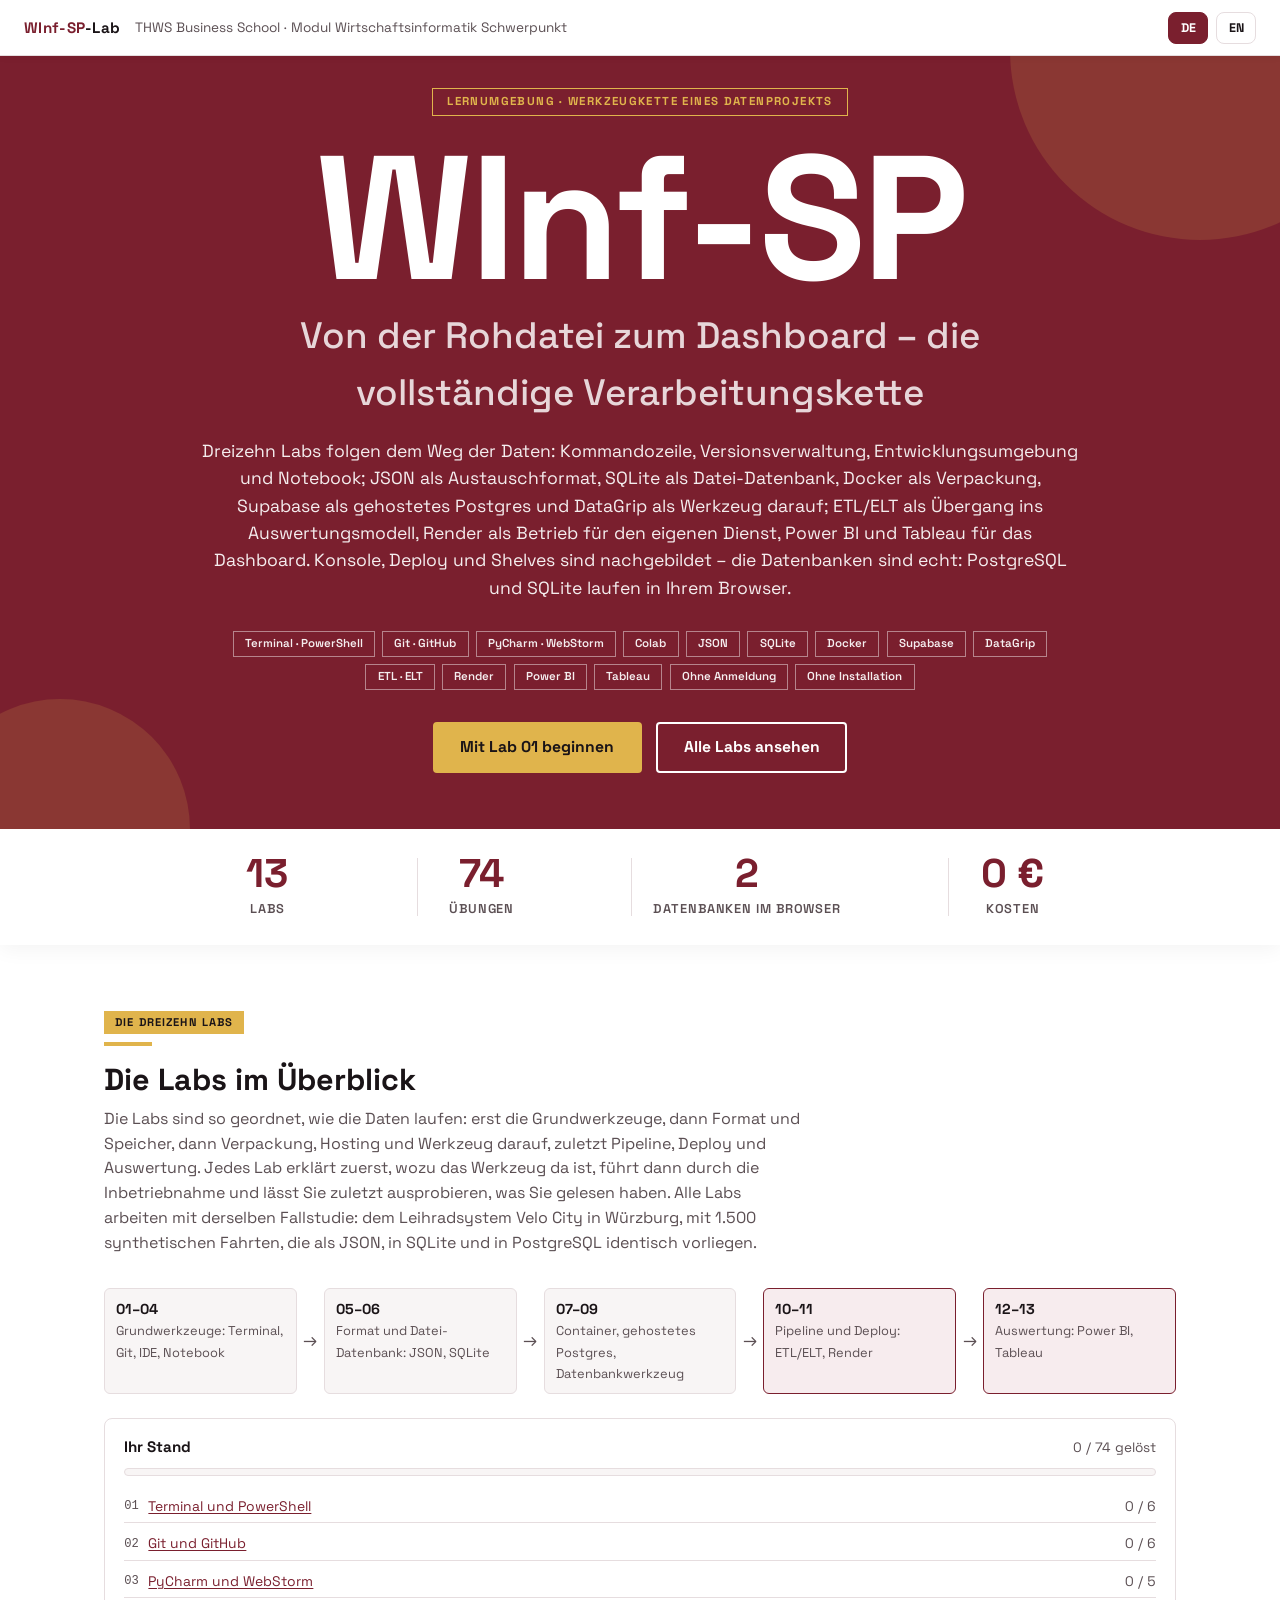
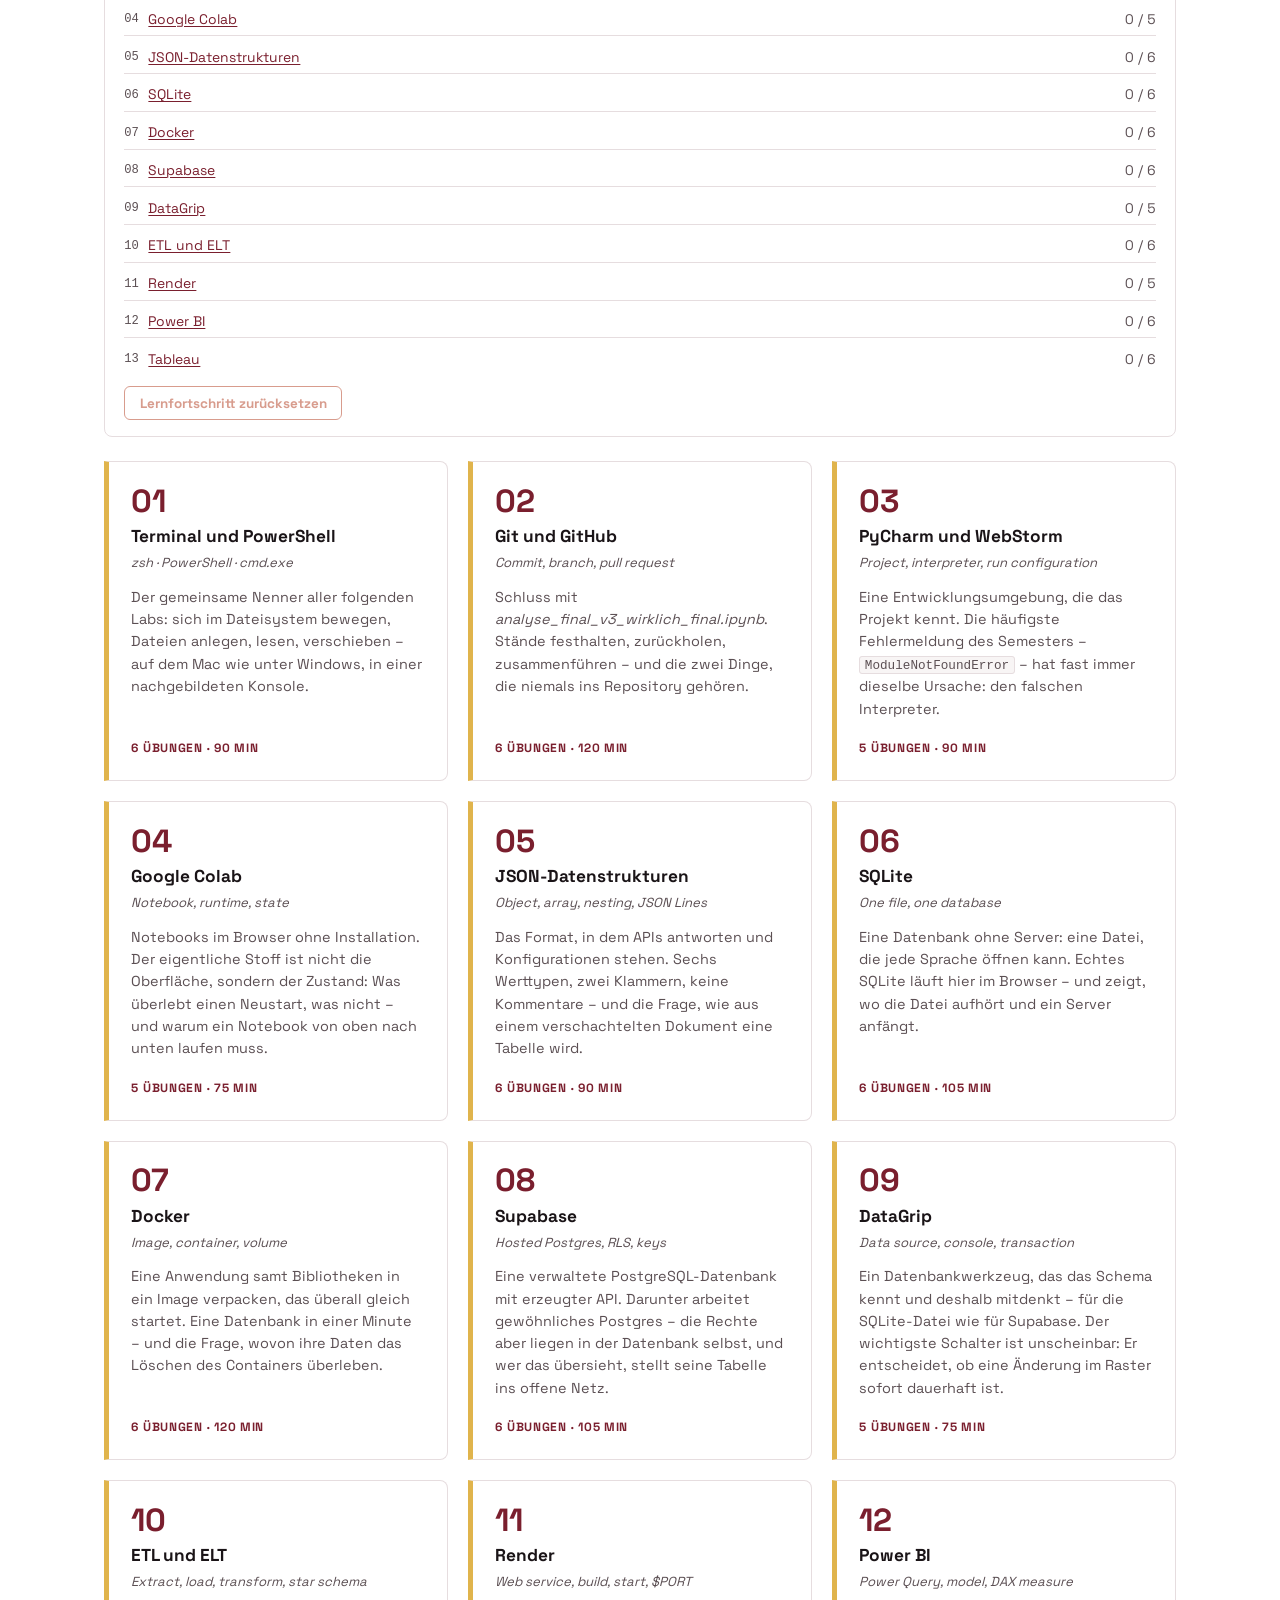
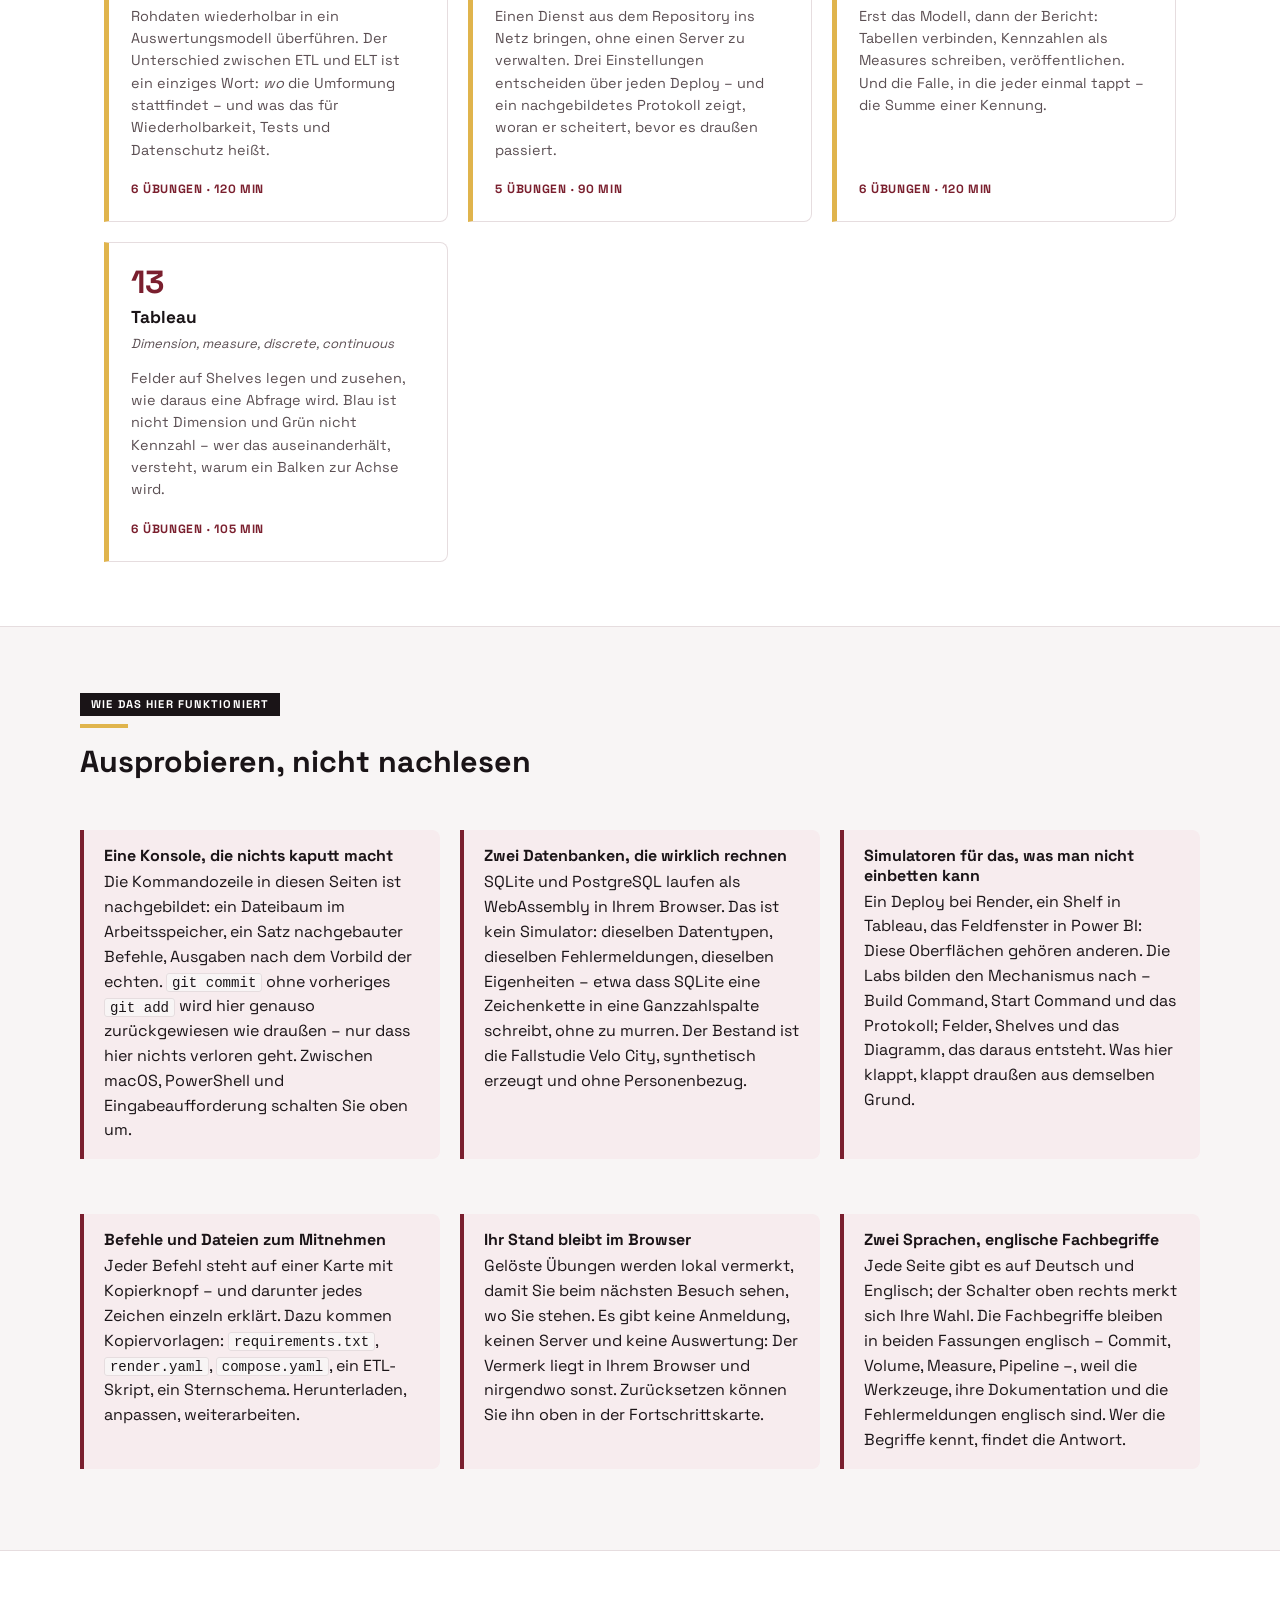
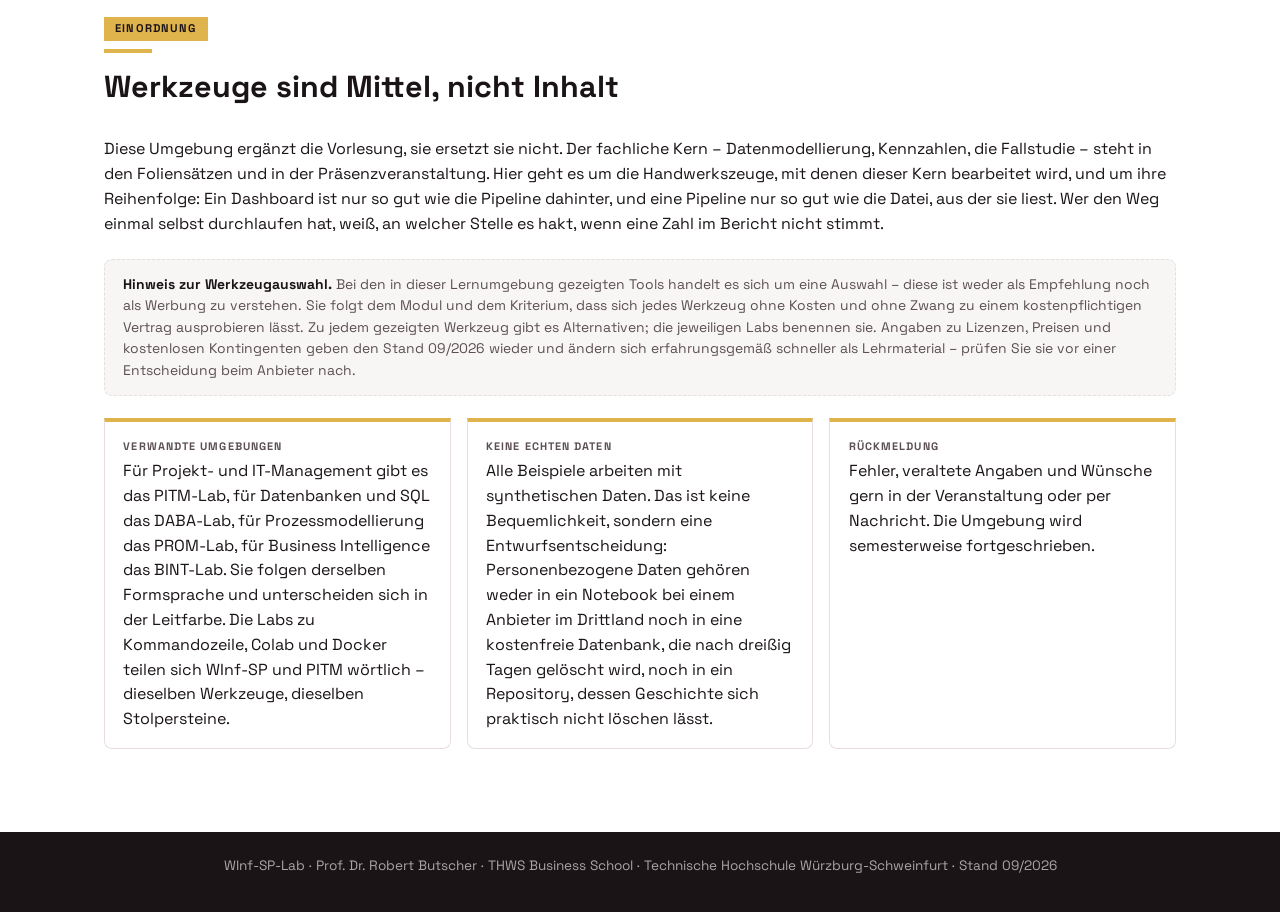
<file: index.html>
<!DOCTYPE html>
<html lang="de" data-lang="de">
<head>
  <meta charset="UTF-8" />
  <meta name="viewport" content="width=device-width, initial-scale=1.0" />
  <title>WInf-SP-Lab · Modul Wirtschaftsinformatik Schwerpunkt · THWS Business School</title>
  <meta name="winf:titel-en" content="WInf-SP-Lab · Business informatics specialisation module · THWS Business School" />
  <meta name="description" content="Interaktive Lernumgebung zur Werkzeugkette eines Datenprojekts: Terminal, Git und GitHub, PyCharm und WebStorm, Colab, JSON, SQLite, Docker, Supabase, DataGrip, ETL/ELT, Render, Power BI und Tableau – zum Ausprobieren im Browser, ohne Anmeldung und ohne Installation." />
  <link rel="preconnect" href="https://fonts.googleapis.com">
  <link rel="preconnect" href="https://fonts.gstatic.com" crossorigin>
  <link href="https://fonts.googleapis.com/css2?family=Space+Grotesk:wght@400;500;600;700;800&display=swap" rel="stylesheet">
  <link rel="stylesheet" href="assets/winf.css" />
  <link rel="icon" href="data:image/svg+xml,<svg xmlns='http://www.w3.org/2000/svg' viewBox='0 0 32 32'><rect width='32' height='32' fill='%237A1F2E'/><text x='16' y='23' font-family='sans-serif' font-size='18' font-weight='bold' text-anchor='middle' fill='%23E0B44C'>W</text></svg>" />
</head>
<body>

<header class="header">
  <div class="header-left">
    <a class="header-logo" href="index.html"><span class="mark">WInf-SP</span>-Lab</a>
    <span class="header-back">
      <span lang="de">THWS Business School · Modul Wirtschaftsinformatik Schwerpunkt</span>
      <span lang="en">THWS Business School · Business informatics specialisation module</span>
    </span>
  </div>
  <div class="header-right">
    <button class="lang-btn active" data-lang-btn="de" aria-pressed="true">DE</button>
    <button class="lang-btn" data-lang-btn="en" aria-pressed="false">EN</button>
  </div>
</header>

<section class="hero">
  <div class="hero-inner">
    <span class="hero-tag">
      <span lang="de">Lernumgebung · Werkzeugkette eines Datenprojekts</span>
      <span lang="en">Learning environment · The tool chain of a data project</span>
    </span>
    <h1 class="hero-title">WInf-SP</h1>
    <p class="hero-subtitle">
      <span lang="de">Von der Rohdatei zum Dashboard – die vollständige Verarbeitungskette</span>
      <span lang="en">From raw file to dashboard – the complete processing chain</span>
    </p>
    <p class="hero-desc">
      <span lang="de">Dreizehn Labs folgen dem Weg der Daten: Kommandozeile, Versionsverwaltung, Entwicklungsumgebung
        und Notebook; JSON als Austauschformat, SQLite als Datei-Datenbank, Docker als Verpackung, Supabase als
        gehostetes Postgres und DataGrip als Werkzeug darauf; ETL/ELT als Übergang ins Auswertungsmodell, Render als Betrieb für den eigenen Dienst, Power BI und Tableau für das Dashboard. Konsole, Deploy und Shelves sind nachgebildet – die Datenbanken sind echt: PostgreSQL und SQLite laufen in Ihrem Browser.</span>
      <span lang="en">Thirteen labs follow the path of the data: command line, version control, development environment
        and notebook; JSON as the exchange format, SQLite as the file database, Docker as the packaging, Supabase as
        hosted Postgres and DataGrip as the tool on top; ETL/ELT as the passage into the analytical model, Render as hosting for your own service, Power BI and Tableau for the dashboard. Console, deploy and shelves are modelled – the databases are real: PostgreSQL and SQLite run in your browser.</span>
    </p>
    <div class="hero-badges">
      <span class="hero-badge">Terminal · PowerShell</span>
      <span class="hero-badge">Git · GitHub</span>
      <span class="hero-badge">PyCharm · WebStorm</span>
      <span class="hero-badge">Colab</span>
      <span class="hero-badge">JSON</span>
      <span class="hero-badge">SQLite</span>
      <span class="hero-badge">Docker</span>
      <span class="hero-badge">Supabase</span>
      <span class="hero-badge">DataGrip</span>
      <span class="hero-badge">ETL · ELT</span>
      <span class="hero-badge">Render</span>
      <span class="hero-badge">Power BI</span>
      <span class="hero-badge">Tableau</span>
      <span class="hero-badge"><span lang="de">Ohne Anmeldung</span><span lang="en">No sign-up</span></span>
      <span class="hero-badge"><span lang="de">Ohne Installation</span><span lang="en">No installation</span></span>
    </div>
    <div class="cta-row">
      <a class="btn solid" href="lab-01-terminal.html" data-lab-link>
        <span lang="de">Mit Lab 01 beginnen</span><span lang="en">Start with lab 01</span>
      </a>
      <a class="btn" href="#labs">
        <span lang="de">Alle Labs ansehen</span><span lang="en">See all labs</span>
      </a>
    </div>
  </div>
</section>

<div class="stats-bar">
  <div class="stats-grid">
    <div class="stat-item"><div class="stat-value">13</div><div class="stat-label">Labs</div></div>
    <div class="stat-item"><div class="stat-value">74</div><div class="stat-label"><span lang="de">Übungen</span><span lang="en">Exercises</span></div></div>
    <div class="stat-item"><div class="stat-value">2</div><div class="stat-label"><span lang="de">Datenbanken im Browser</span><span lang="en">Databases in the browser</span></div></div>
    <div class="stat-item"><div class="stat-value">0 €</div><div class="stat-label"><span lang="de">Kosten</span><span lang="en">Cost</span></div></div>
  </div>
</div>

<main>

<section class="section" id="labs">
  <div class="section-head">
    <span class="badge"><span lang="de">Die dreizehn Labs</span><span lang="en">The thirteen labs</span></span>
    <div class="accent-line"></div>
    <h2>
      <span lang="de">Die Labs im Überblick</span>
      <span lang="en">The labs at a glance</span>
    </h2>
    <p>
      <span lang="de">Die Labs sind so geordnet, wie die Daten laufen: erst die Grundwerkzeuge, dann Format und
        Speicher, dann Verpackung, Hosting und Werkzeug darauf, zuletzt Pipeline, Deploy und Auswertung. Jedes
        Lab erklärt zuerst, wozu das Werkzeug da ist, führt dann durch die Inbetriebnahme und lässt Sie zuletzt
        ausprobieren, was Sie gelesen haben. Alle Labs arbeiten mit derselben Fallstudie: dem Leihradsystem Velo City
        in Würzburg, mit 1.500 synthetischen Fahrten, die als JSON, in SQLite und in PostgreSQL identisch
        vorliegen.</span>
      <span lang="en">The labs are ordered the way the data flows: first the basic tools, then format and storage, then
        packaging, hosting and the tool on top, finally pipeline, deploy and analysis. Every lab first explains what
        the tool is for, then walks through setting it up, and finally lets you try out what you have read. All labs
        work with the same case study: the Velo City bike-sharing system in Würzburg, with 1,500 synthetic rides that
        exist identically as JSON, in SQLite and in PostgreSQL.</span>
    </p>
  </div>
  <div class="kette">
    <div class="glied hell"><span class="titel">01–04</span><span class="was"><span lang="de">Grundwerkzeuge: Terminal, Git, IDE, Notebook</span><span lang="en">Basic tools: terminal, Git, IDE, notebook</span></span></div>
    <span class="pfeil">→</span>
    <div class="glied hell"><span class="titel">05–06</span><span class="was"><span lang="de">Format und Datei-Datenbank: JSON, SQLite</span><span lang="en">Format and file database: JSON, SQLite</span></span></div>
    <span class="pfeil">→</span>
    <div class="glied hell"><span class="titel">07–09</span><span class="was"><span lang="de">Container, gehostetes Postgres, Datenbankwerkzeug</span><span lang="en">Container, hosted Postgres, database tool</span></span></div>
    <span class="pfeil">→</span>
    <div class="glied betont"><span class="titel">10–11</span><span class="was"><span lang="de">Pipeline und Deploy: ETL/ELT, Render</span><span lang="en">Pipeline and deploy: ETL/ELT, Render</span></span></div>
    <span class="pfeil">→</span>
    <div class="glied betont"><span class="titel">12–13</span><span class="was"><span lang="de">Auswertung: Power BI, Tableau</span><span lang="en">Analysis: Power BI, Tableau</span></span></div>
  </div>
  <div data-fortschritt></div>
  <div class="labs-grid">

    <a class="lab-card" href="lab-01-terminal.html" data-lab-link>
      <div class="lab-num">01</div>
      <h3><span lang="de">Terminal und PowerShell</span><span lang="en">Terminal and PowerShell</span></h3>
      <div class="sub">zsh · PowerShell · cmd.exe</div>
      <div class="desc"><span lang="de">Der gemeinsame Nenner aller folgenden Labs: sich im Dateisystem bewegen, Dateien anlegen, lesen, verschieben – auf dem Mac wie unter Windows, in einer nachgebildeten Konsole.</span><span lang="en">The common denominator of all following labs: moving around the file system, creating, reading and moving files – on a Mac as on Windows, in a simulated console.</span></div>
      <div class="meta">6 <span lang="de">Übungen</span><span lang="en">exercises</span> · <span lang="de">90 Min</span><span lang="en">90 min</span></div>
    </a>

    <a class="lab-card" href="lab-02-github.html" data-lab-link>
      <div class="lab-num">02</div>
      <h3><span lang="de">Git und GitHub</span><span lang="en">Git and GitHub</span></h3>
      <div class="sub">Commit, branch, pull request</div>
      <div class="desc"><span lang="de">Schluss mit <em>analyse_final_v3_wirklich_final.ipynb</em>. Stände festhalten, zurückholen, zusammenführen – und die zwei Dinge, die niemals ins Repository gehören.</span><span lang="en">An end to <em>analysis_final_v3_really_final.ipynb</em>. Record, recover and merge states – and the two things that must never enter a repository.</span></div>
      <div class="meta">6 <span lang="de">Übungen</span><span lang="en">exercises</span> · <span lang="de">120 Min</span><span lang="en">120 min</span></div>
    </a>

    <a class="lab-card" href="lab-03-ide.html" data-lab-link>
      <div class="lab-num">03</div>
      <h3><span lang="de">PyCharm und WebStorm</span><span lang="en">PyCharm and WebStorm</span></h3>
      <div class="sub">Project, interpreter, run configuration</div>
      <div class="desc"><span lang="de">Eine Entwicklungsumgebung, die das Projekt kennt. Die häufigste Fehlermeldung des Semesters – <code>ModuleNotFoundError</code> – hat fast immer dieselbe Ursache: den falschen Interpreter.</span><span lang="en">A development environment that knows the project. The most common error message of the semester – <code>ModuleNotFoundError</code> – almost always has the same cause: the wrong interpreter.</span></div>
      <div class="meta">5 <span lang="de">Übungen</span><span lang="en">exercises</span> · <span lang="de">90 Min</span><span lang="en">90 min</span></div>
    </a>

    <a class="lab-card" href="lab-04-colab.html" data-lab-link>
      <div class="lab-num">04</div>
      <h3>Google Colab</h3>
      <div class="sub">Notebook, runtime, state</div>
      <div class="desc"><span lang="de">Notebooks im Browser ohne Installation. Der eigentliche Stoff ist nicht die Oberfläche, sondern der Zustand: Was überlebt einen Neustart, was nicht – und warum ein Notebook von oben nach unten laufen muss.</span><span lang="en">Notebooks in the browser without installation. The real subject is not the interface but the state: what survives a restart, what does not – and why a notebook has to run from top to bottom.</span></div>
      <div class="meta">5 <span lang="de">Übungen</span><span lang="en">exercises</span> · <span lang="de">75 Min</span><span lang="en">75 min</span></div>
    </a>

    <a class="lab-card" href="lab-05-json.html" data-lab-link>
      <div class="lab-num">05</div>
      <h3><span lang="de">JSON-Datenstrukturen</span><span lang="en">JSON data structures</span></h3>
      <div class="sub">Object, array, nesting, JSON Lines</div>
      <div class="desc"><span lang="de">Das Format, in dem APIs antworten und Konfigurationen stehen. Sechs Werttypen, zwei Klammern, keine Kommentare – und die Frage, wie aus einem verschachtelten Dokument eine Tabelle wird.</span><span lang="en">The format APIs answer in and configurations are written in. Six value types, two brackets, no comments – and the question of how a nested document becomes a table.</span></div>
      <div class="meta">6 <span lang="de">Übungen</span><span lang="en">exercises</span> · <span lang="de">90 Min</span><span lang="en">90 min</span></div>
    </a>

    <a class="lab-card" href="lab-06-sqlite.html" data-lab-link>
      <div class="lab-num">06</div>
      <h3>SQLite</h3>
      <div class="sub">One file, one database</div>
      <div class="desc"><span lang="de">Eine Datenbank ohne Server: eine Datei, die jede Sprache öffnen kann. Echtes SQLite läuft hier im Browser – und zeigt, wo die Datei aufhört und ein Server anfängt.</span><span lang="en">A database without a server: one file any language can open. Real SQLite runs in the browser here – and shows where the file ends and a server begins.</span></div>
      <div class="meta">6 <span lang="de">Übungen</span><span lang="en">exercises</span> · <span lang="de">105 Min</span><span lang="en">105 min</span></div>
    </a>

    <a class="lab-card" href="lab-07-docker.html" data-lab-link>
      <div class="lab-num">07</div>
      <h3>Docker</h3>
      <div class="sub">Image, container, volume</div>
      <div class="desc"><span lang="de">Eine Anwendung samt Bibliotheken in ein Image verpacken, das überall gleich startet. Eine Datenbank in einer Minute – und die Frage, wovon ihre Daten das Löschen des Containers überleben.</span><span lang="en">Packing an application with its libraries into an image that starts the same everywhere. A database in one minute – and the question of what makes its data survive the container's deletion.</span></div>
      <div class="meta">6 <span lang="de">Übungen</span><span lang="en">exercises</span> · <span lang="de">120 Min</span><span lang="en">120 min</span></div>
    </a>

    <a class="lab-card" href="lab-08-supabase.html" data-lab-link>
      <div class="lab-num">08</div>
      <h3>Supabase</h3>
      <div class="sub">Hosted Postgres, RLS, keys</div>
      <div class="desc"><span lang="de">Eine verwaltete PostgreSQL-Datenbank mit erzeugter API. Darunter arbeitet gewöhnliches Postgres – die Rechte aber liegen in der Datenbank selbst, und wer das übersieht, stellt seine Tabelle ins offene Netz.</span><span lang="en">A managed PostgreSQL database with a generated interface. Underneath sits ordinary Postgres – but the permissions live in the database itself, and whoever overlooks that puts their table on the open internet.</span></div>
      <div class="meta">6 <span lang="de">Übungen</span><span lang="en">exercises</span> · <span lang="de">105 Min</span><span lang="en">105 min</span></div>
    </a>

    <a class="lab-card" href="lab-09-datagrip.html" data-lab-link>
      <div class="lab-num">09</div>
      <h3>DataGrip</h3>
      <div class="sub">Data source, console, transaction</div>
      <div class="desc"><span lang="de">Ein Datenbankwerkzeug, das das Schema kennt und deshalb mitdenkt – für die SQLite-Datei wie für Supabase. Der wichtigste Schalter ist unscheinbar: Er entscheidet, ob eine Änderung im Raster sofort dauerhaft ist.</span><span lang="en">A database tool that knows the schema and therefore thinks along – for the SQLite file as for Supabase. The most important switch is inconspicuous: it decides whether a change in the grid is immediately permanent.</span></div>
      <div class="meta">5 <span lang="de">Übungen</span><span lang="en">exercises</span> · <span lang="de">75 Min</span><span lang="en">75 min</span></div>
    </a>

    <a class="lab-card" href="lab-10-etl.html" data-lab-link>
      <div class="lab-num">10</div>
      <h3><span lang="de">ETL und ELT</span><span lang="en">ETL and ELT</span></h3>
      <div class="sub">Extract, load, transform, star schema</div>
      <div class="desc"><span lang="de">Rohdaten wiederholbar in ein Auswertungsmodell überführen. Der Unterschied zwischen ETL und ELT ist ein einziges Wort: <em>wo</em> die Umformung stattfindet – und was das für Wiederholbarkeit, Tests und Datenschutz heißt.</span><span lang="en">Turning raw data into an analytical model repeatably. The difference between ETL and ELT is a single word: <em>where</em> the transformation takes place – and what that means for repeatability, tests and data protection.</span></div>
      <div class="meta">6 <span lang="de">Übungen</span><span lang="en">exercises</span> · <span lang="de">120 Min</span><span lang="en">120 min</span></div>
    </a>

    <a class="lab-card" href="lab-11-render.html" data-lab-link>
      <div class="lab-num">11</div>
      <h3>Render</h3>
      <div class="sub">Web service, build, start, $PORT</div>
      <div class="desc"><span lang="de">Einen Dienst aus dem Repository ins Netz bringen, ohne einen Server zu verwalten. Drei Einstellungen entscheiden über jeden Deploy – und ein nachgebildetes Protokoll zeigt, woran er scheitert, bevor es draußen passiert.</span><span lang="en">Bringing a service from the repository online without managing a server. Three settings decide every deploy – and a simulated log shows what it fails on before it happens outside.</span></div>
      <div class="meta">5 <span lang="de">Übungen</span><span lang="en">exercises</span> · <span lang="de">90 Min</span><span lang="en">90 min</span></div>
    </a>

    <a class="lab-card" href="lab-12-powerbi.html" data-lab-link>
      <div class="lab-num">12</div>
      <h3>Power BI</h3>
      <div class="sub">Power Query, model, DAX measure</div>
      <div class="desc"><span lang="de">Erst das Modell, dann der Bericht: Tabellen verbinden, Kennzahlen als Measures schreiben, veröffentlichen. Und die Falle, in die jeder einmal tappt – die Summe einer Kennung.</span><span lang="en">Model first, report second: relate tables, write metrics as measures, publish. And the trap everyone falls into once – the sum of an identifier.</span></div>
      <div class="meta">6 <span lang="de">Übungen</span><span lang="en">exercises</span> · <span lang="de">120 Min</span><span lang="en">120 min</span></div>
    </a>

    <a class="lab-card" href="lab-13-tableau.html" data-lab-link>
      <div class="lab-num">13</div>
      <h3>Tableau</h3>
      <div class="sub">Dimension, measure, discrete, continuous</div>
      <div class="desc"><span lang="de">Felder auf Shelves legen und zusehen, wie daraus eine Abfrage wird. Blau ist nicht Dimension und Grün nicht Kennzahl – wer das auseinanderhält, versteht, warum ein Balken zur Achse wird.</span><span lang="en">Putting fields on shelves and watching a query emerge. Blue is not dimension and green is not measure – whoever keeps that apart understands why a bar becomes an axis.</span></div>
      <div class="meta">6 <span lang="de">Übungen</span><span lang="en">exercises</span> · <span lang="de">105 Min</span><span lang="en">105 min</span></div>
    </a>

  </div>
</section>

<section class="section soft">
  <div class="inner">
    <div class="section-head">
      <span class="badge dark"><span lang="de">Wie das hier funktioniert</span><span lang="en">How this works</span></span>
      <div class="accent-line"></div>
      <h2><span lang="de">Ausprobieren, nicht nachlesen</span><span lang="en">Try it, don't just read it</span></h2>
    </div>
    <div class="labs-grid">
      <div class="concept-box">
        <h3><span lang="de">Eine Konsole, die nichts kaputt macht</span><span lang="en">A console that breaks nothing</span></h3>
        <p><span lang="de">Die Kommandozeile in diesen Seiten ist nachgebildet: ein Dateibaum im Arbeitsspeicher, ein
          Satz nachgebauter Befehle, Ausgaben nach dem Vorbild der echten. <code>git commit</code> ohne vorheriges
          <code>git add</code> wird hier genauso zurückgewiesen wie draußen – nur dass hier nichts verloren geht.
          Zwischen macOS, PowerShell und Eingabeaufforderung schalten Sie oben um.</span>
        <span lang="en">The command line in these pages is a model: a file tree in memory, a set of rebuilt commands,
          output modelled on the real thing. <code>git commit</code> without a prior <code>git add</code> is rejected
          here just as it is outside – except that nothing is lost here. Switch between macOS, PowerShell and Command
          Prompt at the top.</span></p>
      </div>
      <div class="concept-box">
        <h3><span lang="de">Zwei Datenbanken, die wirklich rechnen</span><span lang="en">Two databases that really compute</span></h3>
        <p><span lang="de">SQLite und PostgreSQL laufen als WebAssembly in Ihrem Browser. Das ist kein Simulator:
          dieselben Datentypen, dieselben Fehlermeldungen, dieselben Eigenheiten – etwa dass SQLite eine Zeichenkette
          in eine Ganzzahlspalte schreibt, ohne zu murren. Der Bestand ist die Fallstudie Velo City, synthetisch
          erzeugt und ohne Personenbezug.</span>
        <span lang="en">SQLite and PostgreSQL run as WebAssembly in your browser. That is not a simulator: same data
          types, same error messages, same quirks – such as SQLite writing a string into an integer column without
          complaint. The data is the Velo City case study, synthetically generated and without personal data.</span></p>
      </div>
      <div class="concept-box">
        <h3><span lang="de">Simulatoren für das, was man nicht einbetten kann</span><span lang="en">Simulators for what cannot be embedded</span></h3>
        <p><span lang="de">Ein Deploy bei Render, ein Shelf in Tableau, das Feldfenster in Power BI: Diese Oberflächen
          gehören anderen. Die Labs bilden den Mechanismus nach – Build Command, Start Command und das Protokoll;
          Felder, Shelves und das Diagramm, das daraus entsteht. Was hier klappt, klappt draußen aus demselben
          Grund.</span>
        <span lang="en">A deploy on Render, a shelf in Tableau, the field pane in Power BI: these interfaces belong to
          others. The labs model the mechanism – build command, start command and the log; fields, shelves and the
          chart that emerges. What works here works outside for the same reason.</span></p>
      </div>
      <div class="concept-box">
        <h3><span lang="de">Befehle und Dateien zum Mitnehmen</span><span lang="en">Commands and files to take away</span></h3>
        <p><span lang="de">Jeder Befehl steht auf einer Karte mit Kopierknopf – und darunter jedes Zeichen einzeln
          erklärt. Dazu kommen Kopiervorlagen: <code>requirements.txt</code>, <code>render.yaml</code>,
          <code>compose.yaml</code>, ein ETL-Skript, ein Sternschema. Herunterladen, anpassen, weiterarbeiten.</span>
        <span lang="en">Every command sits on a card with a copy button – and below it, every character explained. Plus
          templates to copy: <code>requirements.txt</code>, <code>render.yaml</code>, <code>compose.yaml</code>, an ETL
          script, a star schema. Download, adapt, carry on.</span></p>
      </div>
      <div class="concept-box">
        <h3><span lang="de">Ihr Stand bleibt im Browser</span><span lang="en">Your progress stays in the browser</span></h3>
        <p><span lang="de">Gelöste Übungen werden lokal vermerkt, damit Sie beim nächsten Besuch sehen, wo Sie
          stehen. Es gibt keine Anmeldung, keinen Server und keine Auswertung: Der Vermerk liegt in Ihrem Browser
          und nirgendwo sonst. Zurücksetzen können Sie ihn oben in der Fortschrittskarte.</span>
        <span lang="en">Solved exercises are noted locally so you can see where you stand next time. There is no
          sign-in, no server and no tracking: the note lives in your browser and nowhere else. You can reset it in
          the progress card above.</span></p>
      </div>
      <div class="concept-box">
        <h3><span lang="de">Zwei Sprachen, englische Fachbegriffe</span><span lang="en">Two languages, English terms</span></h3>
        <p><span lang="de">Jede Seite gibt es auf Deutsch und Englisch; der Schalter oben rechts merkt sich Ihre Wahl.
          Die Fachbegriffe bleiben in beiden Fassungen englisch – Commit, Volume, Measure, Pipeline –, weil die
          Werkzeuge, ihre Dokumentation und die Fehlermeldungen englisch sind. Wer die Begriffe kennt, findet die
          Antwort.</span>
        <span lang="en">Every page exists in German and English; the switch at the top right remembers your choice.
          The technical terms stay English in both versions – commit, volume, measure, pipeline – because the tools,
          their documentation and their error messages are English. Whoever knows the terms finds the answer.</span></p>
      </div>
    </div>
  </div>
</section>

<section class="section">
  <div class="section-head">
    <span class="badge"><span lang="de">Einordnung</span><span lang="en">Context</span></span>
    <div class="accent-line"></div>
    <h2><span lang="de">Werkzeuge sind Mittel, nicht Inhalt</span><span lang="en">Tools are means, not content</span></h2>
  </div>
  <p>
    <span lang="de">Diese Umgebung ergänzt die Vorlesung, sie ersetzt sie nicht. Der fachliche Kern – Datenmodellierung,
      Kennzahlen, die Fallstudie – steht in den Foliensätzen und in der Präsenzveranstaltung. Hier geht es um die
      Handwerkszeuge, mit denen dieser Kern bearbeitet wird, und um ihre Reihenfolge: Ein Dashboard ist nur so gut wie
      die Pipeline dahinter, und eine Pipeline nur so gut wie die Datei, aus der sie liest. Wer den Weg einmal
      selbst durchlaufen hat, weiß, an welcher Stelle es hakt, wenn eine Zahl im Bericht nicht stimmt.</span>
    <span lang="en">This environment complements the lecture, it does not replace it. The subject matter itself – data
      modelling, metrics, the case study – lives in the slide sets and in class. What this is about is the craft tools
      that subject matter is worked with, and their order: a dashboard is only as good as the pipeline behind it, and a
      pipeline only as good as the file it reads from. Whoever has walked the path once knows at which step it gets stuck when
      a number in the report is wrong.</span>
  </p>
  <div class="auswahl-hinweis">
    <p>
      <span lang="de"><strong>Hinweis zur Werkzeugauswahl.</strong> Bei den in dieser Lernumgebung gezeigten Tools
        handelt es sich um eine Auswahl – diese ist weder als Empfehlung noch als Werbung zu verstehen. Sie folgt dem
        Modul und dem Kriterium, dass sich jedes Werkzeug ohne Kosten und ohne Zwang zu einem kostenpflichtigen Vertrag
        ausprobieren lässt. Zu jedem gezeigten Werkzeug gibt es Alternativen; die jeweiligen Labs benennen sie. Angaben
        zu Lizenzen, Preisen und kostenlosen Kontingenten geben den Stand 09/2026 wieder und ändern sich
        erfahrungsgemäß schneller als Lehrmaterial – prüfen Sie sie vor einer Entscheidung beim Anbieter nach.</span>
      <span lang="en"><strong>Note on the selection of tools.</strong> The tools shown in this learning environment are
        a selection – it is meant neither as a recommendation nor as advertising. It follows the module and the
        criterion that every tool can be tried out at no cost and without being forced into a paid contract. There are
        alternatives to every tool shown; the individual labs name them. Statements about licences, prices and free
        allowances reflect the situation in 09/2026 and, in experience, change faster than teaching material – check
        them with the provider before making a decision.</span>
    </p>
  </div>
  <div class="karten">
    <div class="karte">
      <div class="kopfzeile"><span lang="de">Verwandte Umgebungen</span><span lang="en">Related environments</span></div>
      <p><span lang="de">Für Projekt- und IT-Management gibt es das PITM-Lab, für Datenbanken und SQL das DABA-Lab, für
        Prozessmodellierung das PROM-Lab, für Business Intelligence das BINT-Lab. Sie folgen derselben Formsprache und
        unterscheiden sich in der Leitfarbe. Die Labs zu Kommandozeile, Colab und Docker teilen sich WInf-SP und PITM
        wörtlich – dieselben Werkzeuge, dieselben Stolpersteine.</span>
      <span lang="en">For project and IT management there is the PITM lab, for databases and SQL the DABA lab, for
        process modelling the PROM lab, for business intelligence the BINT lab. They follow the same design language
        and differ in their lead colour. The labs on the command line, Colab and Docker are shared word for word between
        WInf-SP and PITM – the same tools, the same stumbling blocks.</span></p>
    </div>
    <div class="karte">
      <div class="kopfzeile"><span lang="de">Keine echten Daten</span><span lang="en">No real data</span></div>
      <p><span lang="de">Alle Beispiele arbeiten mit synthetischen Daten. Das ist keine Bequemlichkeit, sondern eine
        Entwurfsentscheidung: Personenbezogene Daten gehören weder in ein Notebook bei einem Anbieter im Drittland noch
        in eine kostenfreie Datenbank, die nach dreißig Tagen gelöscht wird, noch in ein Repository, dessen Geschichte
        sich praktisch nicht löschen lässt.</span>
      <span lang="en">All examples work with synthetic data. That is not convenience but a design decision: personal
        data belongs neither in a notebook at a provider in a third country, nor in a free database deleted after thirty
        days, nor in a repository whose history is practically impossible to erase.</span></p>
    </div>
    <div class="karte">
      <div class="kopfzeile"><span lang="de">Rückmeldung</span><span lang="en">Feedback</span></div>
      <p><span lang="de">Fehler, veraltete Angaben und Wünsche gern in der Veranstaltung oder per Nachricht. Die
        Umgebung wird semesterweise fortgeschrieben.</span>
      <span lang="en">Mistakes, outdated statements and suggestions are welcome in class or by message. The
        environment is updated each semester.</span></p>
    </div>
  </div>
</section>

</main>

<footer class="footer">
  <p>
    <span lang="de">WInf-SP-Lab · Prof. Dr. Robert Butscher · THWS Business School · Technische Hochschule
      Würzburg-Schweinfurt · Stand 09/2026</span>
    <span lang="en">WInf-SP-Lab · Prof. Dr. Robert Butscher · THWS Business School · Technische Hochschule
      Würzburg-Schweinfurt · as of 09/2026</span>
  </p>
</footer>

<script type="module" src="assets/winf.js"></script>
</body>
</html>
</file>
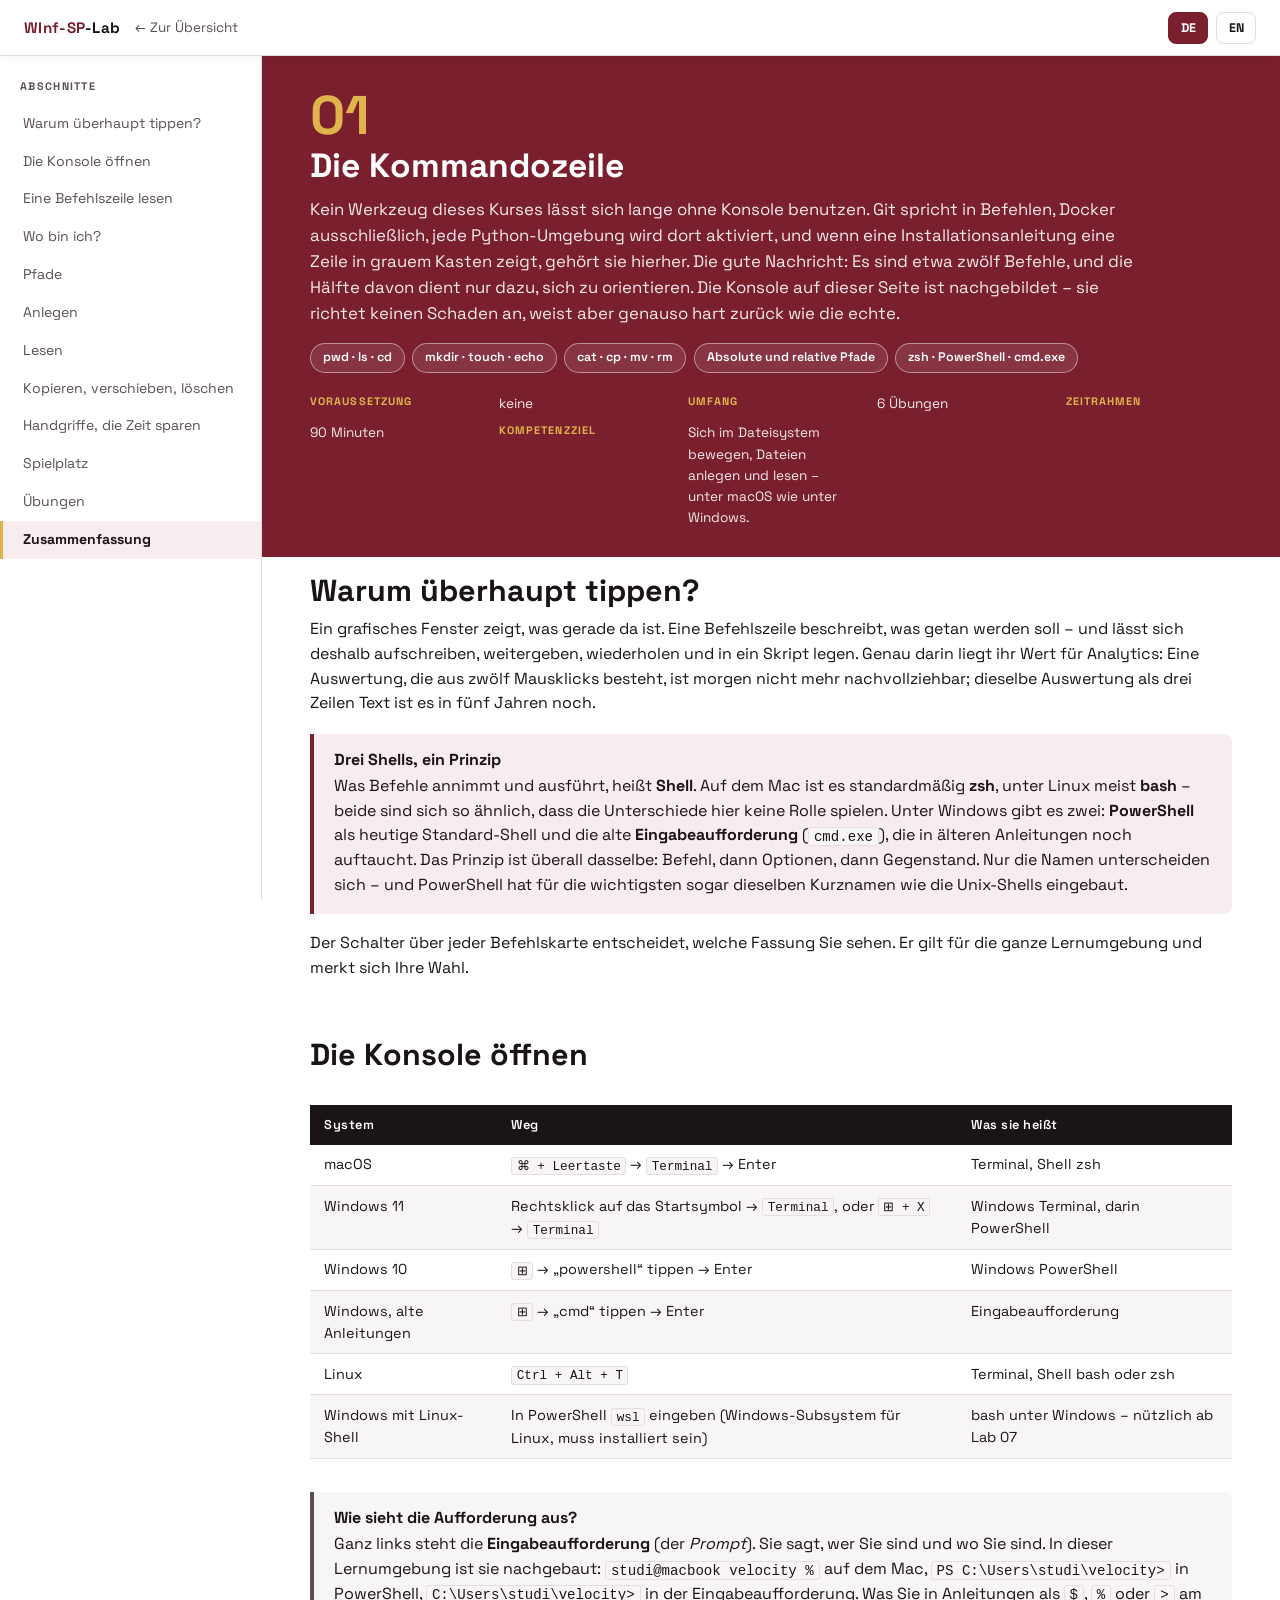
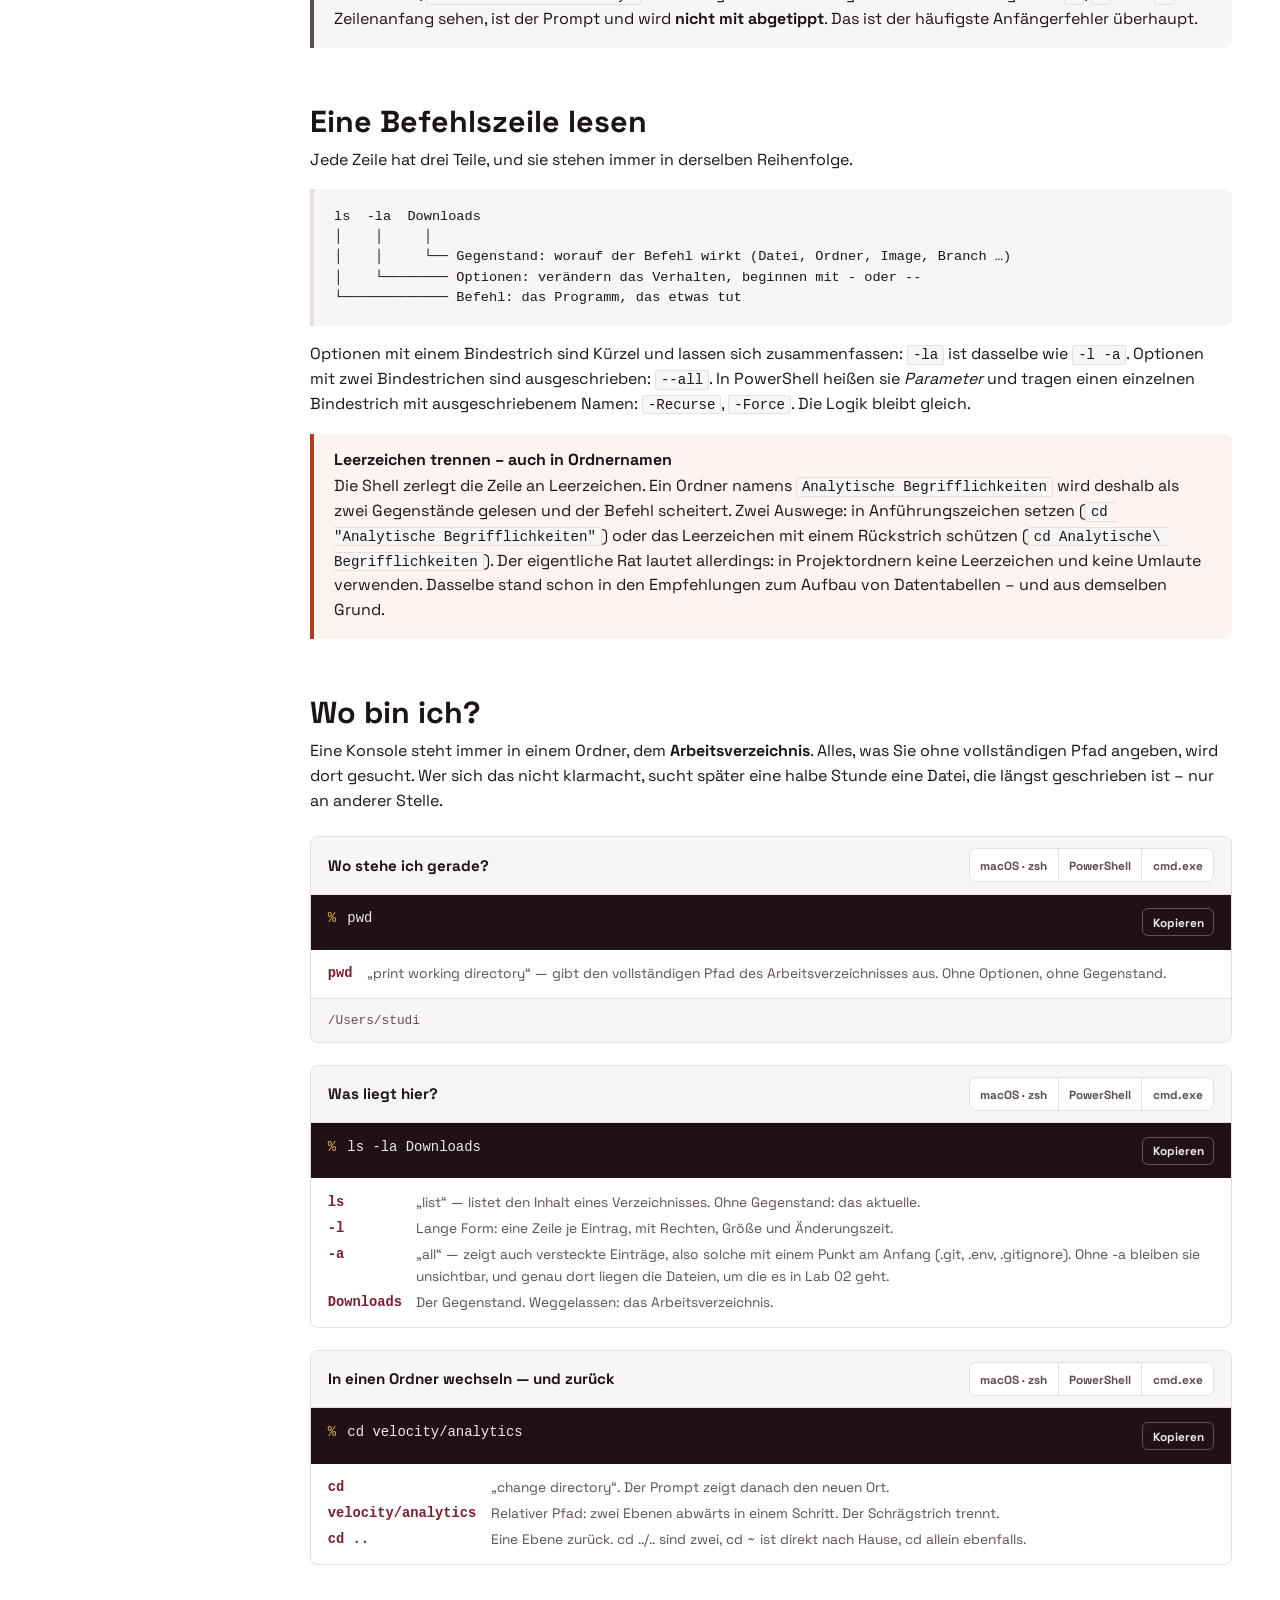
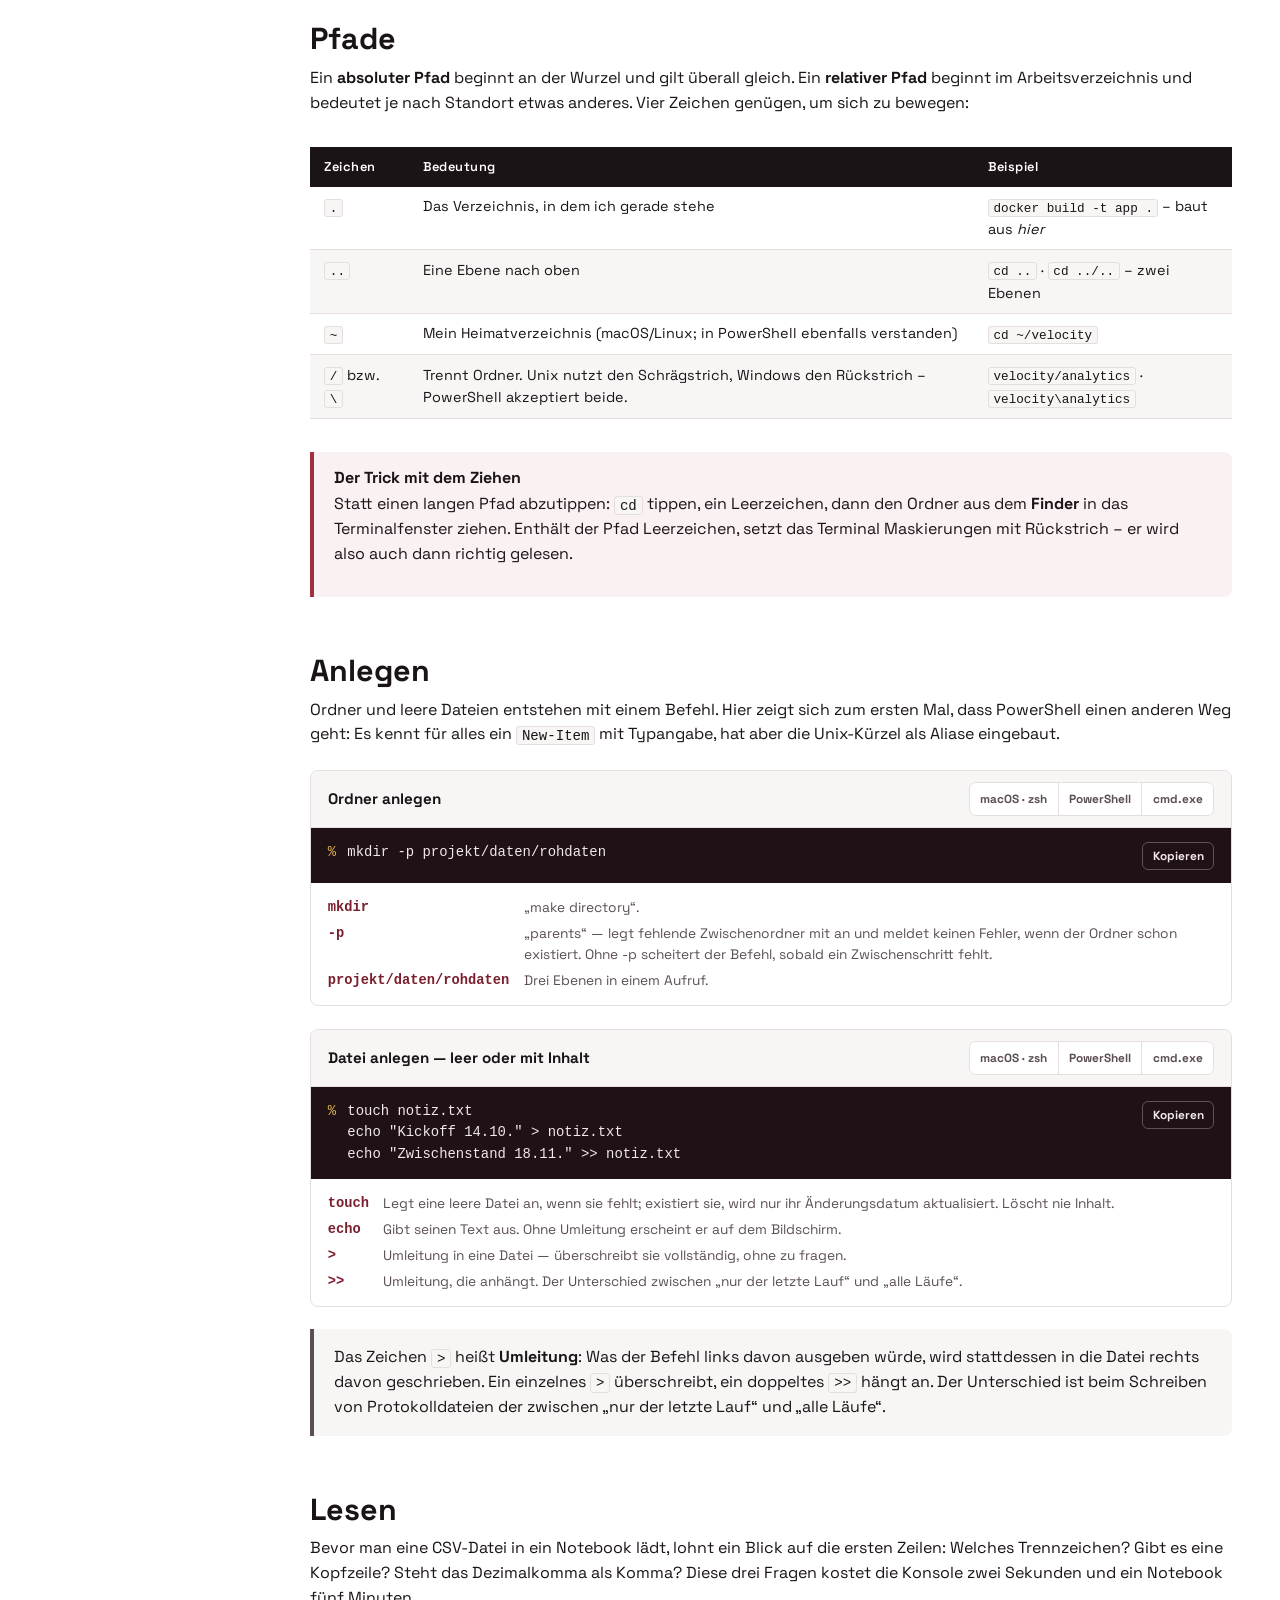
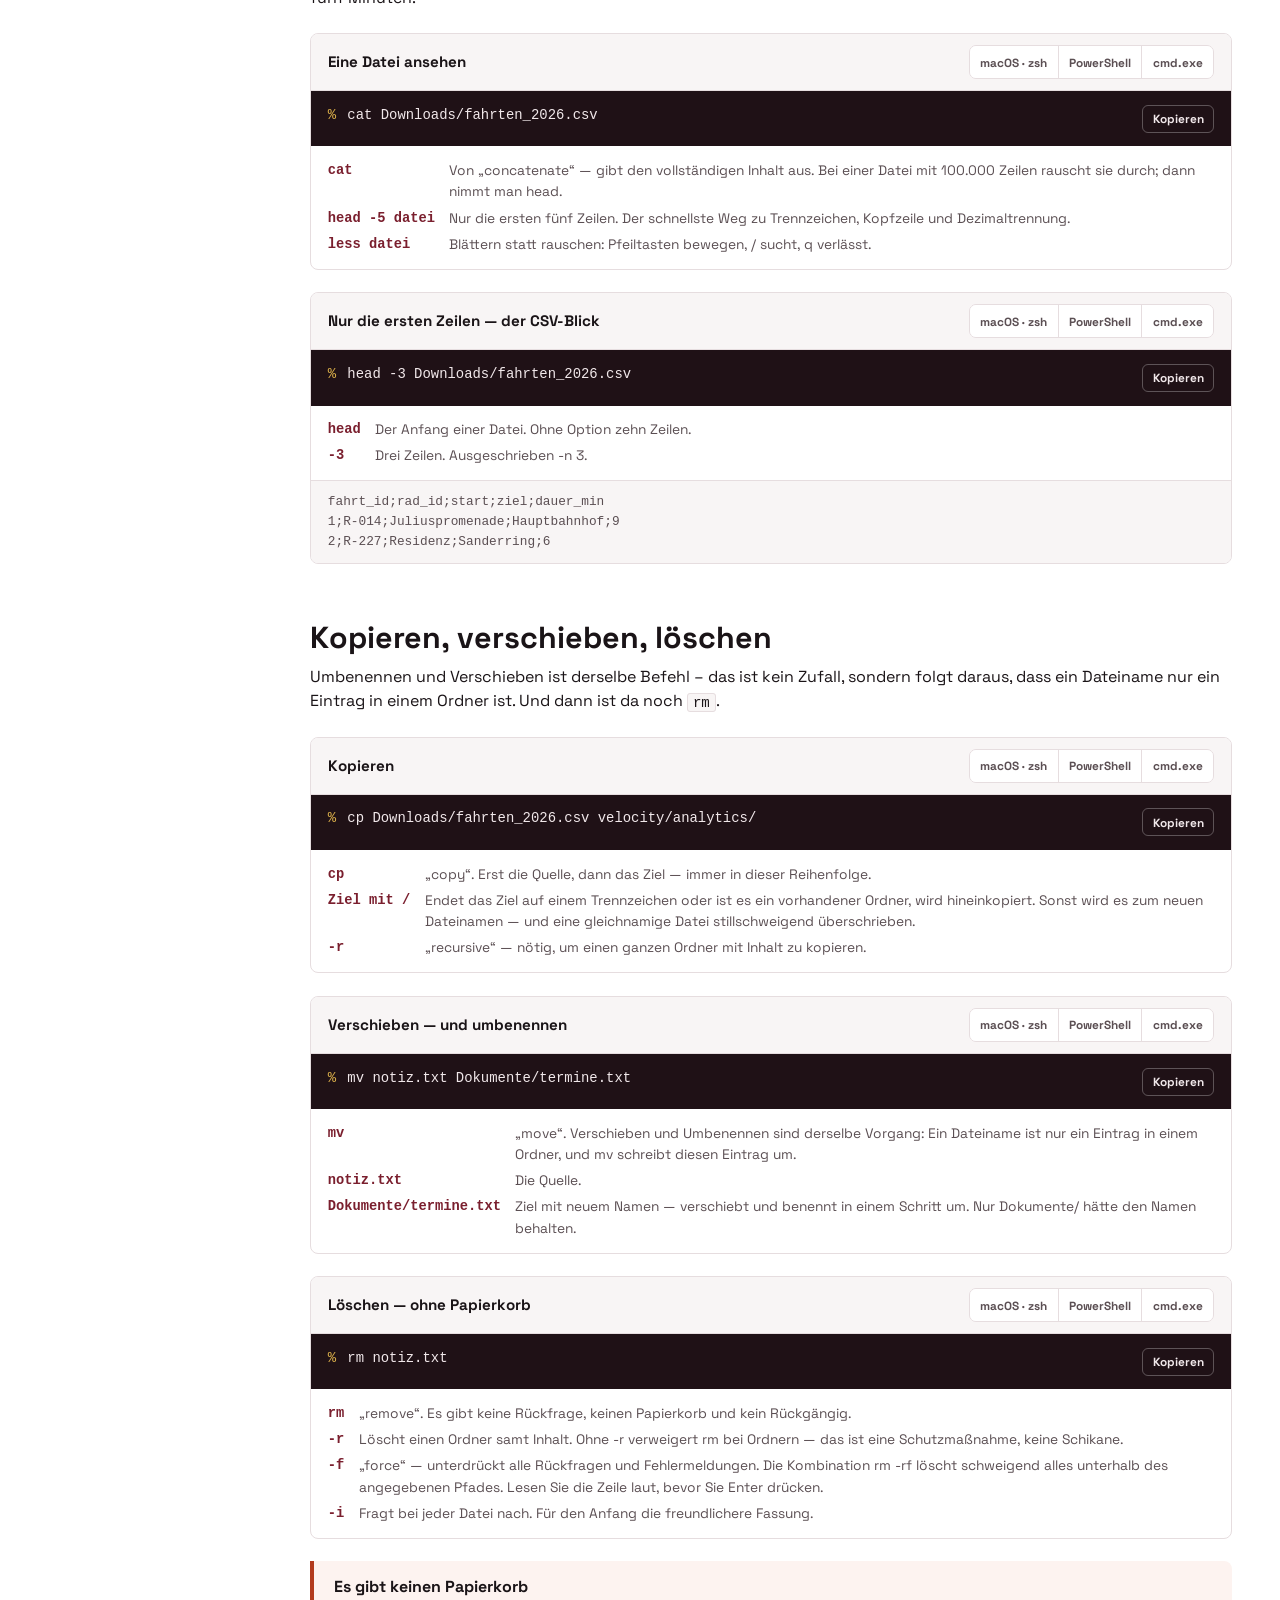
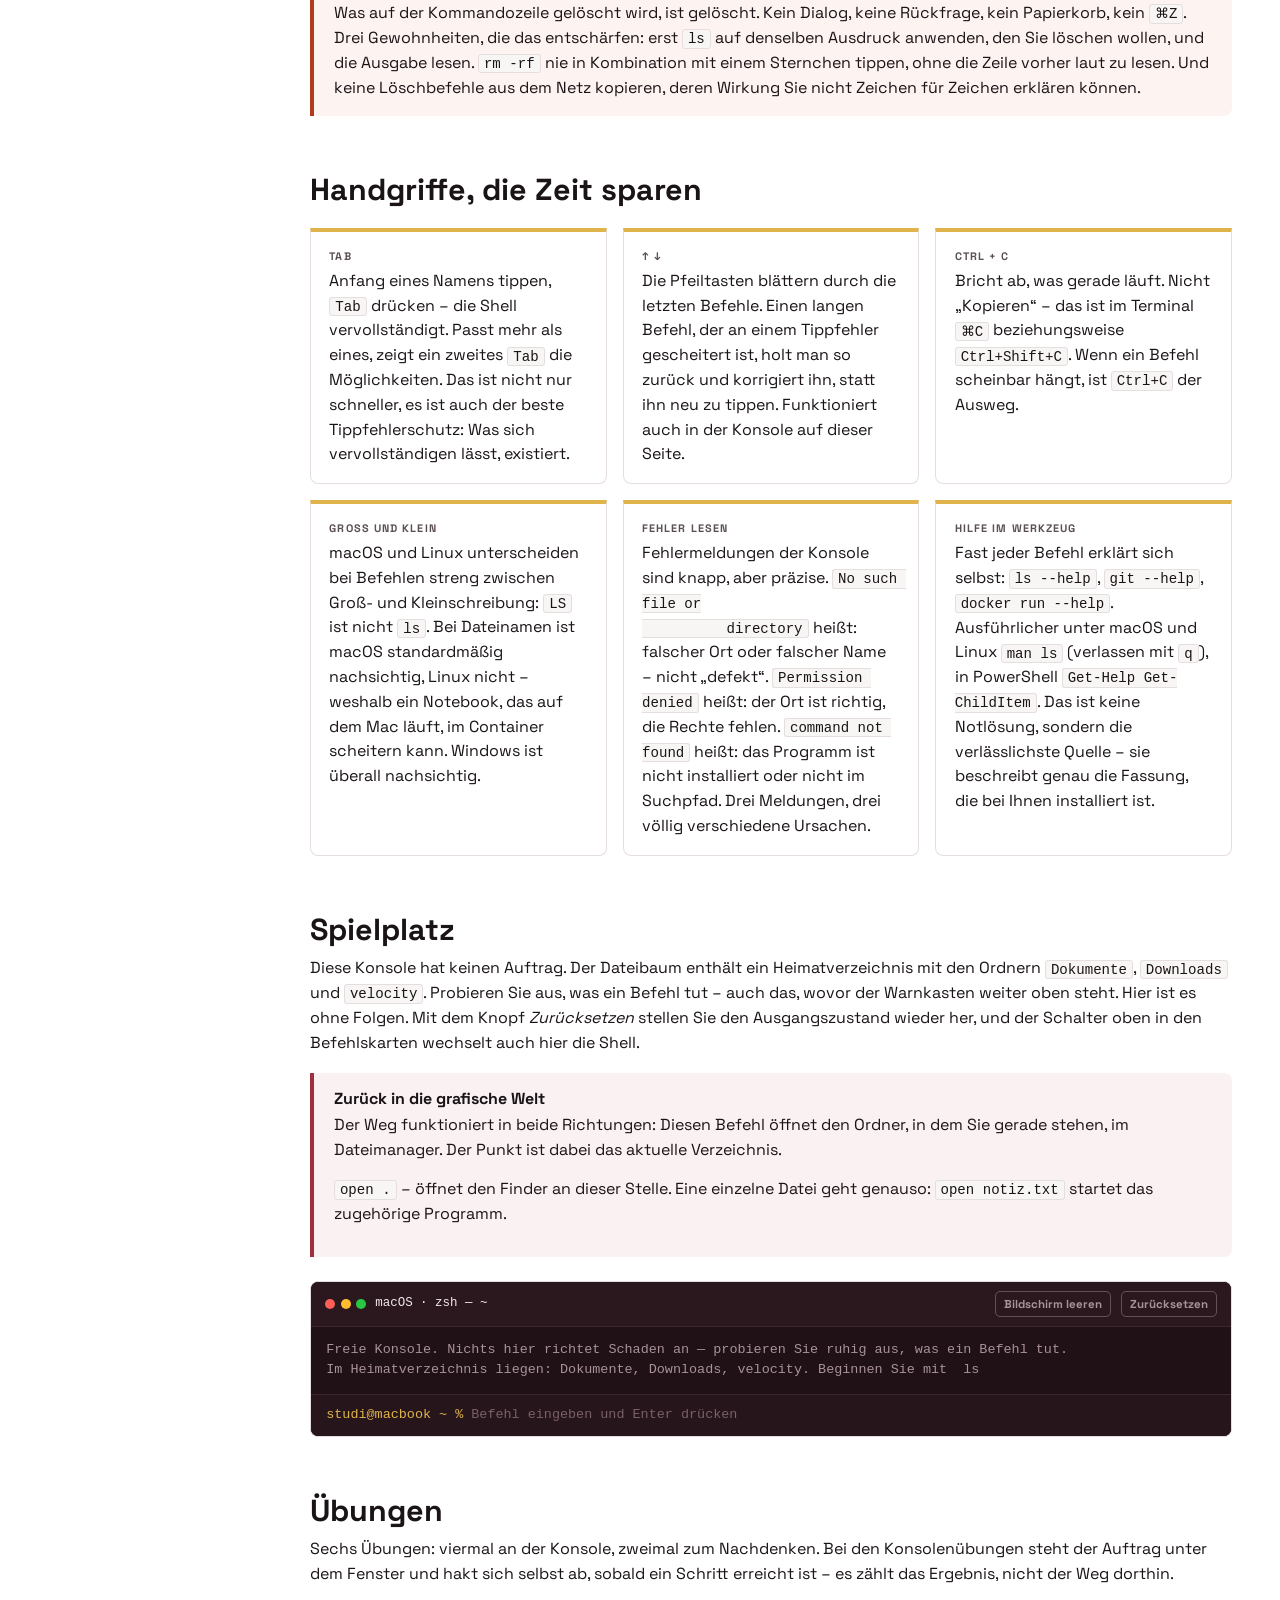
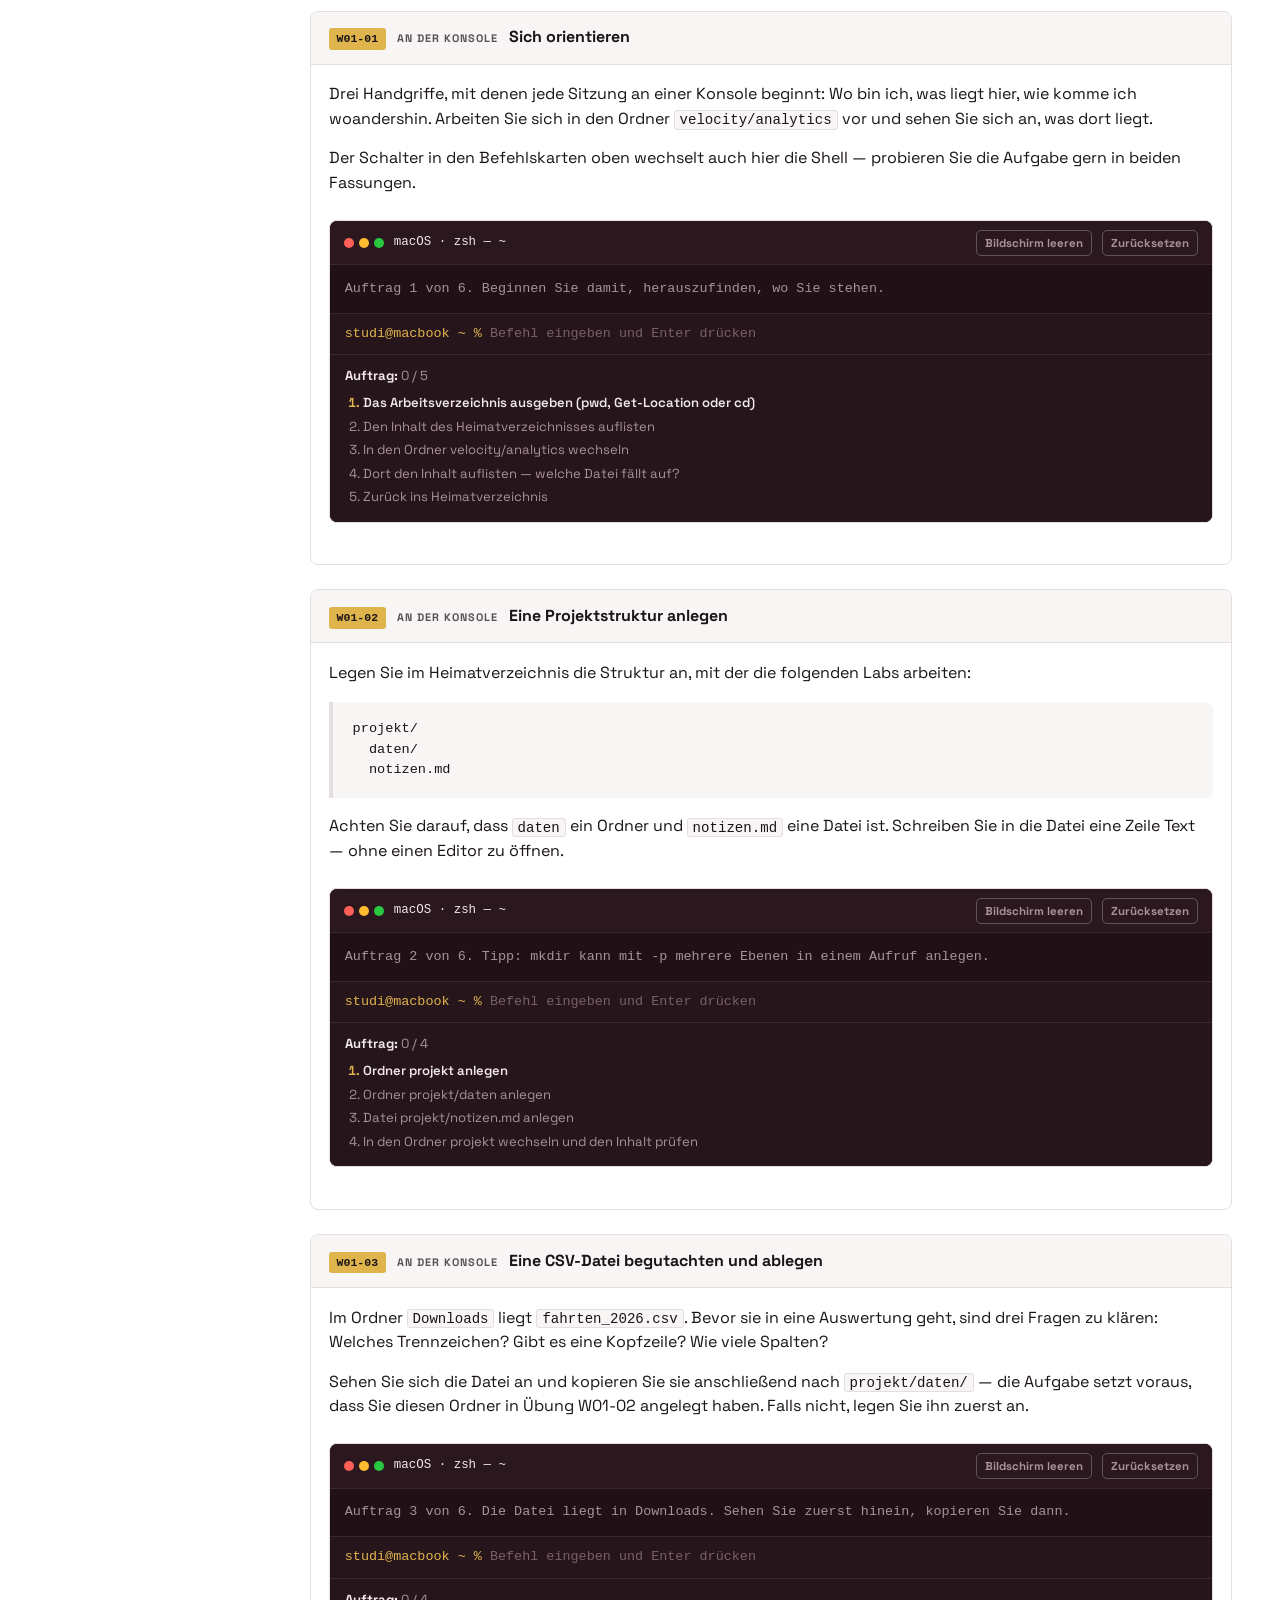
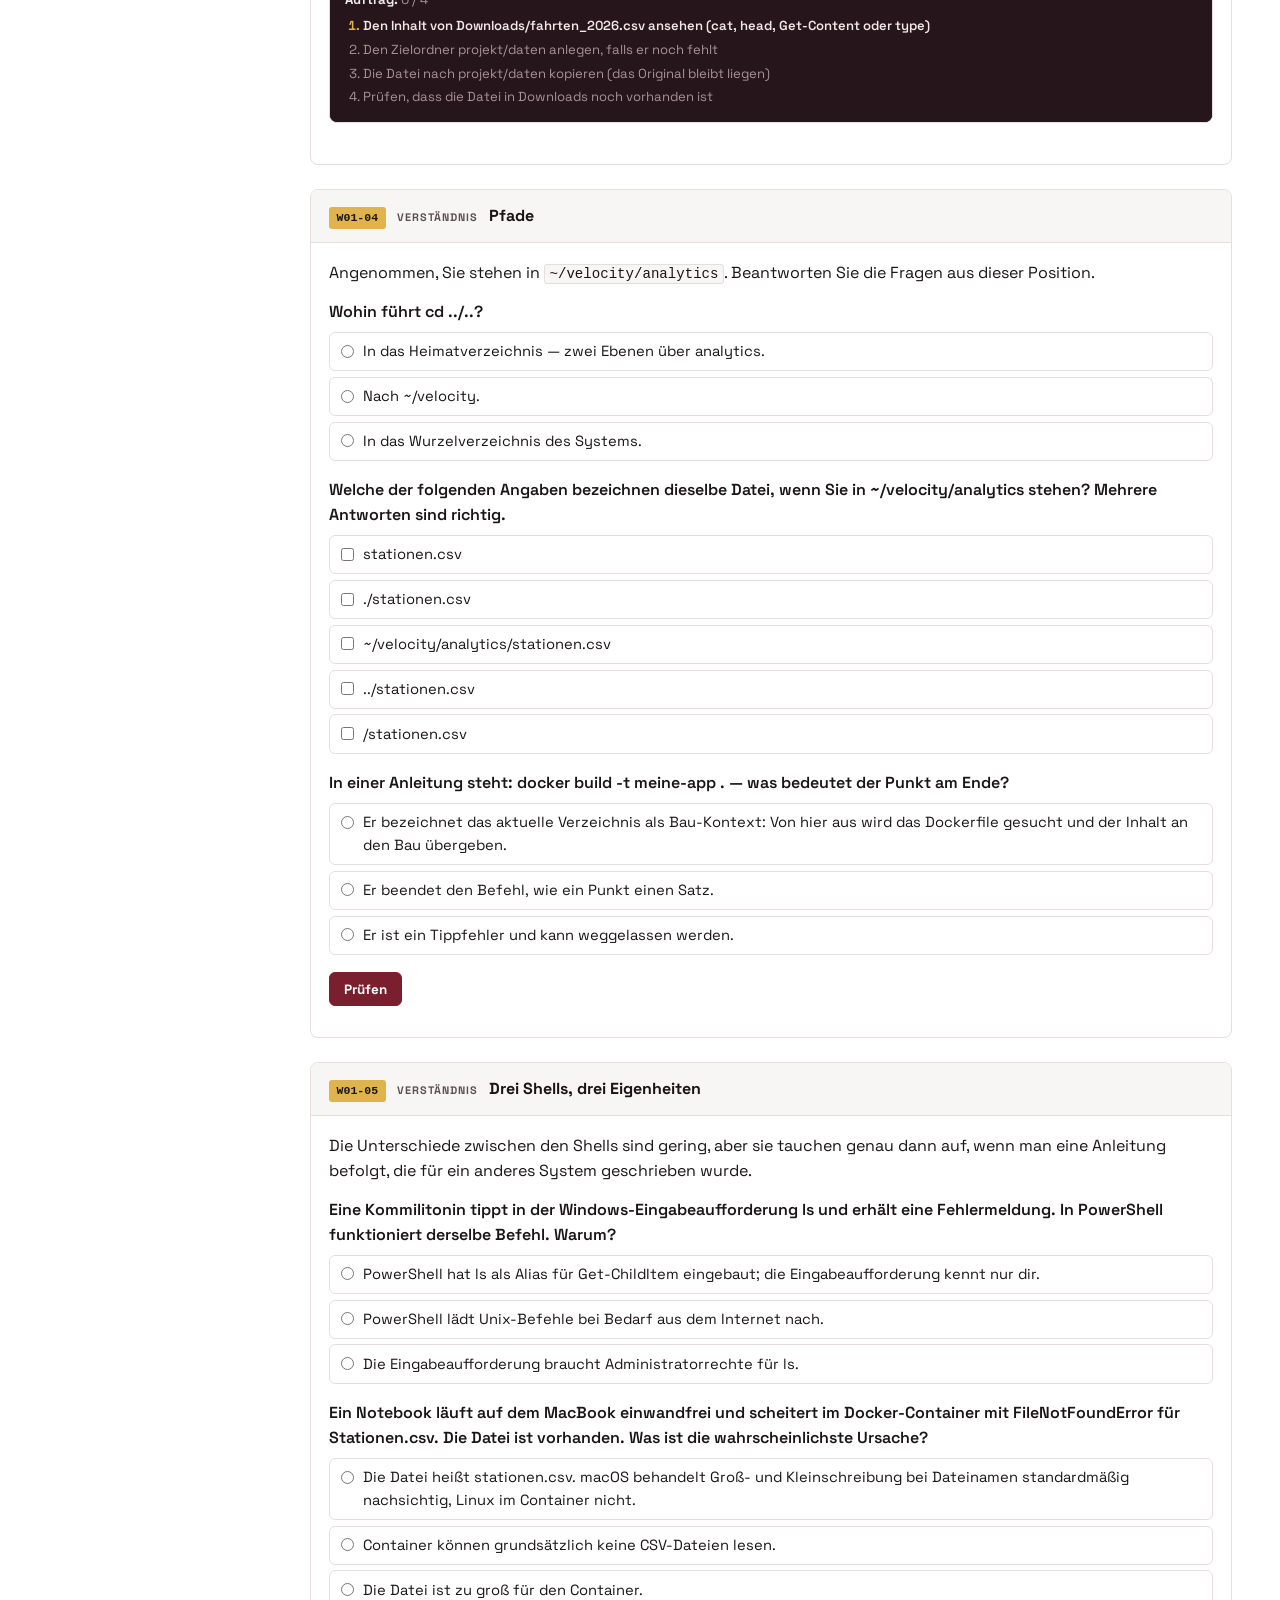
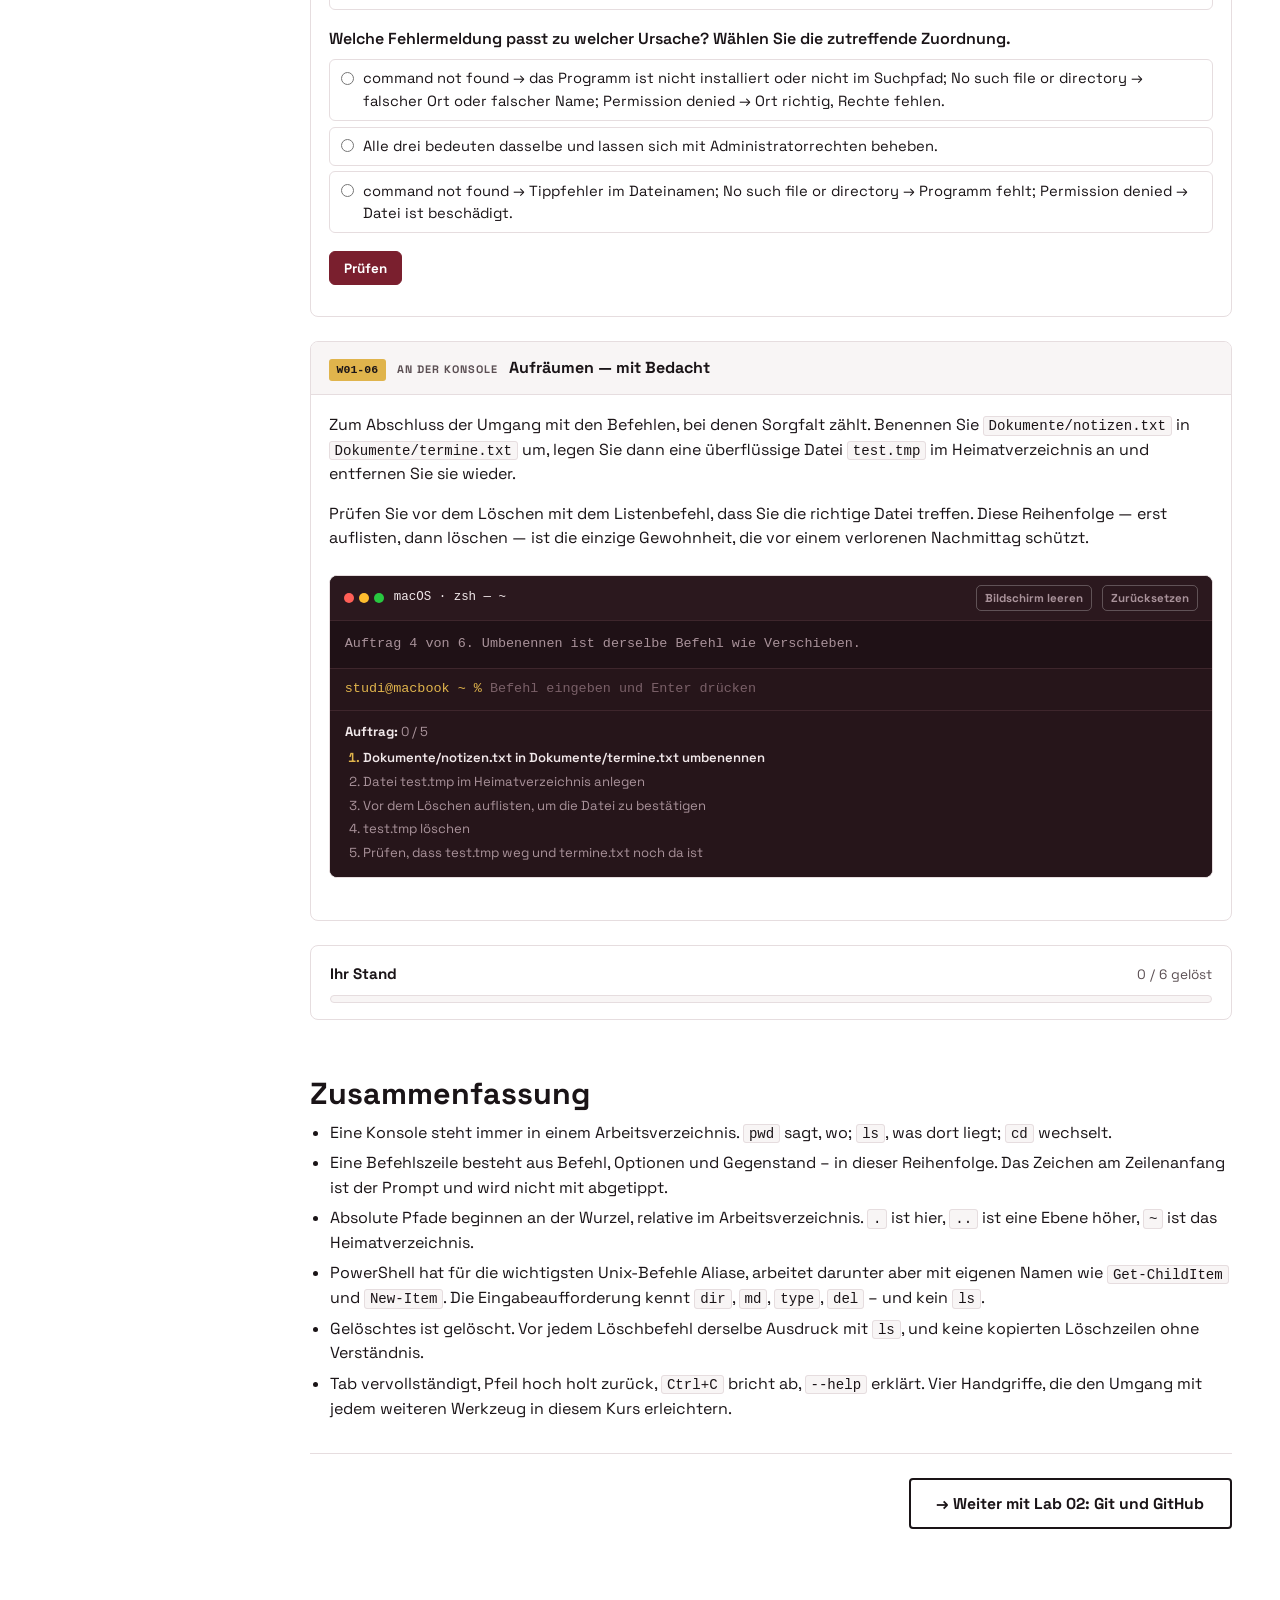
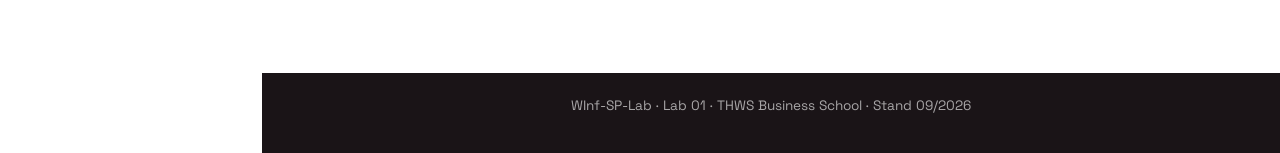
<file: lab-01-terminal.html>
<!DOCTYPE html>
<html lang="de" data-lang="de">
<head>
  <meta charset="UTF-8" />
  <meta name="viewport" content="width=device-width, initial-scale=1.0" />
  <title>Lab 01 · Die Kommandozeile · WInf-SP-Lab</title>
  <meta name="winf:titel-en" content="Lab 01 · The command line · WInf-SP-Lab" />
  <link rel="preconnect" href="https://fonts.googleapis.com">
  <link rel="preconnect" href="https://fonts.gstatic.com" crossorigin>
  <link href="https://fonts.googleapis.com/css2?family=Space+Grotesk:wght@400;500;600;700;800&display=swap" rel="stylesheet">
  <link rel="stylesheet" href="assets/winf.css" />
  <link rel="icon" href="data:image/svg+xml,<svg xmlns='http://www.w3.org/2000/svg' viewBox='0 0 32 32'><rect width='32' height='32' fill='%237A1F2E'/><text x='16' y='23' font-family='sans-serif' font-size='18' font-weight='bold' text-anchor='middle' fill='%23E0B44C'>W</text></svg>" />
</head>
<body class="lab-page" data-lab="lab-01">

<header class="header">
  <div class="header-left">
    <a class="header-logo" href="index.html" data-lab-link><span class="mark">WInf-SP</span>-Lab</a>
    <a class="header-back" href="index.html" data-lab-link>
      <span lang="de">← Zur Übersicht</span><span lang="en">← Back to overview</span>
    </a>
  </div>
  <div class="header-right">
    <button class="lang-btn active" data-lang-btn="de" aria-pressed="true">DE</button>
    <button class="lang-btn" data-lang-btn="en" aria-pressed="false">EN</button>
  </div>
</header>

<nav class="sidebar" aria-label="Lab-Navigation">
  <div class="sidebar-title"><span lang="de">Abschnitte</span><span lang="en">Sections</span></div>
  <a class="sidebar-link" href="#warum"><span lang="de">Warum überhaupt tippen?</span><span lang="en">Why type at all?</span></a>
  <a class="sidebar-link" href="#oeffnen"><span lang="de">Die Konsole öffnen</span><span lang="en">Opening the console</span></a>
  <a class="sidebar-link" href="#lesen-lernen"><span lang="de">Eine Befehlszeile lesen</span><span lang="en">Reading a command line</span></a>
  <a class="sidebar-link" href="#wo"><span lang="de">Wo bin ich?</span><span lang="en">Where am I?</span></a>
  <a class="sidebar-link" href="#pfade"><span lang="de">Pfade</span><span lang="en">Paths</span></a>
  <a class="sidebar-link" href="#anlegen"><span lang="de">Anlegen</span><span lang="en">Creating things</span></a>
  <a class="sidebar-link" href="#lesen"><span lang="de">Lesen</span><span lang="en">Reading</span></a>
  <a class="sidebar-link" href="#bewegen"><span lang="de">Kopieren, verschieben, löschen</span><span lang="en">Copy, move, delete</span></a>
  <a class="sidebar-link" href="#handgriffe"><span lang="de">Handgriffe, die Zeit sparen</span><span lang="en">Habits that save time</span></a>
  <a class="sidebar-link" href="#spielplatz"><span lang="de">Spielplatz</span><span lang="en">Playground</span></a>
  <a class="sidebar-link" href="#uebungen"><span lang="de">Übungen</span><span lang="en">Exercises</span></a>
  <a class="sidebar-link" href="#zusammenfassung"><span lang="de">Zusammenfassung</span><span lang="en">Summary</span></a>
</nav>

<div class="lab-header">
  <div class="lab-num-big">01</div>
  <h1 class="lab-title">
    <span lang="de">Die Kommandozeile</span>
    <span lang="en">The command line</span>
  </h1>
  <p class="lab-intro">
    <span lang="de">Kein Werkzeug dieses Kurses lässt sich lange ohne Konsole benutzen. Git spricht in Befehlen,
      Docker ausschließlich, jede Python-Umgebung wird dort aktiviert, und wenn eine Installationsanleitung eine Zeile
      in grauem Kasten zeigt, gehört sie hierher. Die gute Nachricht: Es sind etwa zwölf Befehle, und die Hälfte davon
      dient nur dazu, sich zu orientieren. Die Konsole auf dieser Seite ist nachgebildet – sie richtet keinen Schaden
      an, weist aber genauso hart zurück wie die echte.</span>
    <span lang="en">No tool in this course can be used for long without a console. Git speaks in commands, Docker
      exclusively so, every Python environment is activated there, and when an installation guide shows a line in a grey
      box, that line belongs here. The good news: there are about twelve commands, and half of them serve only to find
      your bearings. The console on this page is a model – it does no damage, but it rejects mistakes just as harshly as
      the real one.</span>
  </p>
  <div class="lernziele">
    <span class="lernziel-chip">pwd · ls · cd</span>
    <span class="lernziel-chip">mkdir · touch · echo</span>
    <span class="lernziel-chip">cat · cp · mv · rm</span>
    <span class="lernziel-chip"><span lang="de">Absolute und relative Pfade</span><span lang="en">Absolute and relative paths</span></span>
    <span class="lernziel-chip">zsh · PowerShell · cmd.exe</span>
  </div>
  <div data-einordnung></div>
</div>

<main class="main-content">

  <section class="section-block" id="warum">
    <h2><span lang="de">Warum überhaupt tippen?</span><span lang="en">Why type at all?</span></h2>
    <p>
      <span lang="de">Ein grafisches Fenster zeigt, was gerade da ist. Eine Befehlszeile beschreibt, was getan werden
        soll – und lässt sich deshalb aufschreiben, weitergeben, wiederholen und in ein Skript legen. Genau darin liegt
        ihr Wert für Analytics: Eine Auswertung, die aus zwölf Mausklicks besteht, ist morgen nicht mehr
        nachvollziehbar; dieselbe Auswertung als drei Zeilen Text ist es in fünf Jahren noch.</span>
      <span lang="en">A graphical window shows what is currently there. A command line describes what should be done –
        and can therefore be written down, passed on, repeated and put into a script. That is precisely where its value
        for analytics lies: an analysis consisting of twelve mouse clicks is no longer traceable tomorrow; the same
        analysis as three lines of text still is in five years.</span>
    </p>
    <div class="concept-box">
      <h3><span lang="de">Drei Shells, ein Prinzip</span><span lang="en">Three shells, one principle</span></h3>
      <p><span lang="de">Was Befehle annimmt und ausführt, heißt <strong>Shell</strong>.
        Auf dem Mac ist es standardmäßig <strong>zsh</strong>, unter Linux meist <strong>bash</strong> – beide sind
        sich so ähnlich, dass die Unterschiede hier keine Rolle spielen. Unter Windows gibt es zwei:
        <strong>PowerShell</strong> als heutige Standard-Shell und die alte <strong>Eingabeaufforderung</strong>
        (<code>cmd.exe</code>), die in älteren Anleitungen noch auftaucht. Das Prinzip ist überall dasselbe:
        Befehl, dann Optionen, dann Gegenstand. Nur die Namen unterscheiden sich – und PowerShell hat für die
        wichtigsten sogar dieselben Kurznamen wie die Unix-Shells eingebaut.</span>
      <span lang="en">What accepts and executes commands is called a <strong>shell</strong>. On a Mac it is
        <strong>zsh</strong> by default, on Linux usually <strong>bash</strong> – so similar that the differences do not
        matter here. Windows has two: <strong>PowerShell</strong> as today's standard shell and the old
        <strong>Command Prompt</strong> (<code>cmd.exe</code>), which still appears in older guides. The principle is
        the same everywhere: command, then options, then object. Only the names differ – and PowerShell even has the
        same short names built in as the Unix shells for the most important ones.</span></p>
    </div>
    <p>
      <span lang="de">Der Schalter über jeder Befehlskarte entscheidet, welche Fassung Sie sehen. Er gilt für die
        ganze Lernumgebung und merkt sich Ihre Wahl.</span>
      <span lang="en">The switch above each command card decides which version you see. It applies across the whole
        environment and remembers your choice.</span>
    </p>
  </section>

  <section class="section-block" id="oeffnen">
    <h2><span lang="de">Die Konsole öffnen</span><span lang="en">Opening the console</span></h2>
    <div class="table-scroll">
      <table>
        <thead>
          <tr>
            <th><span lang="de">System</span><span lang="en">System</span></th>
            <th><span lang="de">Weg</span><span lang="en">How</span></th>
            <th><span lang="de">Was sie heißt</span><span lang="en">What it is called</span></th>
          </tr>
        </thead>
        <tbody>
          <tr>
            <td>macOS</td>
            <td><code>⌘ + Leertaste</code> → <code>Terminal</code> → Enter</td>
            <td><span lang="de">Terminal, Shell zsh</span><span lang="en">Terminal, shell zsh</span></td>
          </tr>
          <tr>
            <td>Windows 11</td>
            <td><span lang="de">Rechtsklick auf das Startsymbol → <code>Terminal</code>, oder <code>⊞ + X</code> → <code>Terminal</code></span><span lang="en">Right-click the Start icon → <code>Terminal</code>, or <code>⊞ + X</code> → <code>Terminal</code></span></td>
            <td><span lang="de">Windows Terminal, darin PowerShell</span><span lang="en">Windows Terminal, with PowerShell inside</span></td>
          </tr>
          <tr>
            <td>Windows 10</td>
            <td><span lang="de"><code>⊞</code> → „powershell“ tippen → Enter</span><span lang="en"><code>⊞</code> → type “powershell” → Enter</span></td>
            <td>Windows PowerShell</td>
          </tr>
          <tr>
            <td><span lang="de">Windows, alte Anleitungen</span><span lang="en">Windows, older guides</span></td>
            <td><span lang="de"><code>⊞</code> → „cmd“ tippen → Enter</span><span lang="en"><code>⊞</code> → type “cmd” → Enter</span></td>
            <td><span lang="de">Eingabeaufforderung</span><span lang="en">Command Prompt</span></td>
          </tr>
          <tr>
            <td>Linux</td>
            <td><code>Ctrl + Alt + T</code></td>
            <td><span lang="de">Terminal, Shell bash oder zsh</span><span lang="en">Terminal, shell bash or zsh</span></td>
          </tr>
          <tr>
            <td><span lang="de">Windows mit Linux-Shell</span><span lang="en">Windows with a Linux shell</span></td>
            <td><span lang="de">In PowerShell <code>wsl</code> eingeben (Windows-Subsystem für Linux, muss installiert sein)</span><span lang="en">Type <code>wsl</code> in PowerShell (Windows Subsystem for Linux, must be installed)</span></td>
            <td><span lang="de">bash unter Windows – nützlich ab Lab 07</span><span lang="en">bash on Windows – useful from lab 07 on</span></td>
          </tr>
        </tbody>
      </table>
    </div>
    <div class="info-box">
      <h3><span lang="de">Wie sieht die Aufforderung aus?</span><span lang="en">What does the prompt look like?</span></h3>
      <p><span lang="de">Ganz links steht die <strong>Eingabeaufforderung</strong> (der <em>Prompt</em>). Sie sagt,
        wer Sie sind und wo Sie sind. In dieser Lernumgebung ist sie nachgebaut:
        <code>studi@macbook velocity %</code> auf dem Mac, <code>PS C:\Users\studi\velocity&gt;</code> in PowerShell,
        <code>C:\Users\studi\velocity&gt;</code> in der Eingabeaufforderung. Was Sie in Anleitungen als
        <code>$</code>, <code>%</code> oder <code>&gt;</code> am Zeilenanfang sehen, ist der Prompt und wird
        <strong>nicht mit abgetippt</strong>. Das ist der häufigste Anfängerfehler überhaupt.</span>
      <span lang="en">On the far left sits the <strong>prompt</strong>. It says who you are and where you are. In this
        environment it is rebuilt: <code>studi@macbook velocity %</code> on the Mac,
        <code>PS C:\Users\studi\velocity&gt;</code> in PowerShell, <code>C:\Users\studi\velocity&gt;</code> in Command
        Prompt. What you see in guides as <code>$</code>, <code>%</code> or <code>&gt;</code> at the start of a line is
        the prompt and is <strong>not typed along</strong>. That is the single most common beginner's mistake.</span></p>
    </div>
  </section>

  <section class="section-block" id="lesen-lernen">
    <h2><span lang="de">Eine Befehlszeile lesen</span><span lang="en">Reading a command line</span></h2>
    <p>
      <span lang="de">Jede Zeile hat drei Teile, und sie stehen immer in derselben Reihenfolge.</span>
      <span lang="en">Every line has three parts, and they always come in the same order.</span>
    </p>
    <div class="code-block">ls  -la  Downloads
│    │     │
│    │     └── Gegenstand: worauf der Befehl wirkt (Datei, Ordner, Image, Branch …)
│    └──────── Optionen: verändern das Verhalten, beginnen mit - oder --
└───────────── Befehl: das Programm, das etwas tut</div>
    <p>
      <span lang="de">Optionen mit einem Bindestrich sind Kürzel und lassen sich zusammenfassen: <code>-la</code> ist
        dasselbe wie <code>-l -a</code>. Optionen mit zwei Bindestrichen sind ausgeschrieben:
        <code>--all</code>. In PowerShell heißen sie <em>Parameter</em> und tragen einen einzelnen Bindestrich mit
        ausgeschriebenem Namen: <code>-Recurse</code>, <code>-Force</code>. Die Logik bleibt gleich.</span>
      <span lang="en">Options with one dash are abbreviations and can be combined: <code>-la</code> is the same as
        <code>-l -a</code>. Options with two dashes are spelled out: <code>--all</code>. In PowerShell they are called
        <em>parameters</em> and carry a single dash with a spelled-out name: <code>-Recurse</code>,
        <code>-Force</code>. The logic stays the same.</span>
    </p>
    <div class="warn-box">
      <h3><span lang="de">Leerzeichen trennen – auch in Ordnernamen</span><span lang="en">Spaces separate – in folder names too</span></h3>
      <p><span lang="de">Die Shell zerlegt die Zeile an Leerzeichen. Ein Ordner namens
        <code>Analytische Begrifflichkeiten</code> wird deshalb als zwei Gegenstände gelesen und der Befehl scheitert.
        Zwei Auswege: in Anführungszeichen setzen (<code>cd "Analytische Begrifflichkeiten"</code>) oder das
        Leerzeichen mit einem Rückstrich schützen (<code>cd Analytische\ Begrifflichkeiten</code>). Der eigentliche
        Rat lautet allerdings: in Projektordnern keine Leerzeichen und keine Umlaute verwenden. Dasselbe stand schon
        in den Empfehlungen zum Aufbau von Datentabellen – und aus demselben Grund.</span>
      <span lang="en">The shell splits the line at spaces. A folder called <code>Analytical Terminology</code> is
        therefore read as two objects and the command fails. Two ways out: put it in quotes
        (<code>cd "Analytical Terminology"</code>) or protect the space with a backslash
        (<code>cd Analytical\ Terminology</code>). The actual advice, though, is: use no spaces and no umlauts in
        project folders. The same already stood in the recommendations for building data tables – and for the same
        reason.</span></p>
    </div>
  </section>

  <section class="section-block" id="wo">
    <h2><span lang="de">Wo bin ich?</span><span lang="en">Where am I?</span></h2>
    <p>
      <span lang="de">Eine Konsole steht immer in einem Ordner, dem <strong>Arbeitsverzeichnis</strong>. Alles, was
        Sie ohne vollständigen Pfad angeben, wird dort gesucht. Wer sich das nicht klarmacht, sucht später eine halbe
        Stunde eine Datei, die längst geschrieben ist – nur an anderer Stelle.</span>
      <span lang="en">A console always stands in a folder, the <strong>working directory</strong>. Everything you name
        without a full path is looked for there. Whoever loses sight of this later spends half an hour looking for a
        file that has long been written – just in a different place.</span>
    </p>
    <div data-befehl="B01"></div>
    <div data-befehl="B02"></div>
    <div data-befehl="B03"></div>
  </section>

  <section class="section-block" id="pfade">
    <h2><span lang="de">Pfade</span><span lang="en">Paths</span></h2>
    <p>
      <span lang="de">Ein <strong>absoluter Pfad</strong> beginnt an der Wurzel und gilt überall gleich. Ein
        <strong>relativer Pfad</strong> beginnt im Arbeitsverzeichnis und bedeutet je nach Standort etwas anderes.
        Vier Zeichen genügen, um sich zu bewegen:</span>
      <span lang="en">An <strong>absolute path</strong> starts at the root and means the same everywhere. A
        <strong>relative path</strong> starts in the working directory and means something different depending on where
        you stand. Four symbols are enough to move around:</span>
    </p>
    <div class="table-scroll">
      <table>
        <thead>
          <tr>
            <th><span lang="de">Zeichen</span><span lang="en">Symbol</span></th>
            <th><span lang="de">Bedeutung</span><span lang="en">Meaning</span></th>
            <th><span lang="de">Beispiel</span><span lang="en">Example</span></th>
          </tr>
        </thead>
        <tbody>
          <tr>
            <td><code>.</code></td>
            <td><span lang="de">Das Verzeichnis, in dem ich gerade stehe</span><span lang="en">The directory I am standing in</span></td>
            <td><code>docker build -t app .</code> <span lang="de">– baut aus <em>hier</em></span><span lang="en">– builds from <em>here</em></span></td>
          </tr>
          <tr>
            <td><code>..</code></td>
            <td><span lang="de">Eine Ebene nach oben</span><span lang="en">One level up</span></td>
            <td><code>cd ..</code> · <code>cd ../..</code> <span lang="de">– zwei Ebenen</span><span lang="en">– two levels</span></td>
          </tr>
          <tr>
            <td><code>~</code></td>
            <td><span lang="de">Mein Heimatverzeichnis (macOS/Linux; in PowerShell ebenfalls verstanden)</span><span lang="en">My home directory (macOS/Linux; PowerShell understands it too)</span></td>
            <td><code>cd ~/velocity</code></td>
          </tr>
          <tr>
            <td><code>/</code> <span lang="de">bzw.</span><span lang="en">or</span> <code>\</code></td>
            <td><span lang="de">Trennt Ordner. Unix nutzt den Schrägstrich, Windows den Rückstrich – PowerShell akzeptiert beide.</span><span lang="en">Separates folders. Unix uses the forward slash, Windows the backslash – PowerShell accepts both.</span></td>
            <td><code>velocity/analytics</code> · <code>velocity\analytics</code></td>
          </tr>
        </tbody>
      </table>
    </div>
    <div class="tip-box">
      <h3><span lang="de">Der Trick mit dem Ziehen</span><span lang="en">The drag trick</span></h3>
      <p class="nur-unix"><span lang="de">Statt einen langen Pfad abzutippen: <code>cd</code> tippen, ein Leerzeichen,
        dann den Ordner aus dem <strong>Finder</strong> in das Terminalfenster ziehen. Enthält der Pfad Leerzeichen,
        setzt das Terminal Maskierungen mit Rückstrich – er wird also auch dann richtig gelesen.</span>
      <span lang="en">Instead of typing a long path: type <code>cd</code>, a space, then drag the folder from
        <strong>Finder</strong> into the terminal window. If the path contains spaces, Terminal adds backslash escapes –
        so it is read correctly even then.</span></p>
      <p class="nur-windows"><span lang="de">Statt einen langen Pfad abzutippen: <code>cd</code> tippen, ein
        Leerzeichen, dann den Ordner aus dem <strong>Explorer</strong> in das Fenster ziehen. Der Pfad erscheint in
        Anführungszeichen, wenn er Leerzeichen enthält – lassen Sie sie stehen. Alternativ in der Adresszeile des
        Explorers <code>cmd</code> oder <code>powershell</code> eintippen: Das Fenster öffnet direkt in diesem
        Ordner.</span>
      <span lang="en">Instead of typing a long path: type <code>cd</code>, a space, then drag the folder from
        <strong>File Explorer</strong> into the window. The path appears in quotation marks if it contains spaces –
        leave them in place. Alternatively type <code>cmd</code> or <code>powershell</code> into Explorer's address
        bar: the window opens directly in that folder.</span></p>
    </div>
  </section>

  <section class="section-block" id="anlegen">
    <h2><span lang="de">Anlegen</span><span lang="en">Creating things</span></h2>
    <p>
      <span lang="de">Ordner und leere Dateien entstehen mit einem Befehl. Hier zeigt sich zum ersten Mal, dass
        PowerShell einen anderen Weg geht: Es kennt für alles ein <code>New-Item</code> mit Typangabe, hat aber die
        Unix-Kürzel als Aliase eingebaut.</span>
      <span lang="en">Folders and empty files come into being with one command. This is the first place where PowerShell
        goes its own way: it has a single <code>New-Item</code> with a type for everything, but it does have the Unix
        short names built in as aliases.</span>
    </p>
    <div data-befehl="B04"></div>
    <div data-befehl="B05"></div>
    <div class="info-box">
      <p><span lang="de">Das Zeichen <code>&gt;</code> heißt <strong>Umleitung</strong>: Was der Befehl links davon
        ausgeben würde, wird stattdessen in die Datei rechts davon geschrieben. Ein einzelnes <code>&gt;</code>
        überschreibt, ein doppeltes <code>&gt;&gt;</code> hängt an. Der Unterschied ist beim Schreiben von
        Protokolldateien der zwischen „nur der letzte Lauf“ und „alle Läufe“.</span>
      <span lang="en">The symbol <code>&gt;</code> means <strong>redirection</strong>: what the command to its left
        would print is written into the file to its right instead. A single <code>&gt;</code> overwrites, a double
        <code>&gt;&gt;</code> appends. When writing log files the difference is the one between “only the last run” and
        “all runs”.</span></p>
    </div>
  </section>

  <section class="section-block" id="lesen">
    <h2><span lang="de">Lesen</span><span lang="en">Reading</span></h2>
    <p>
      <span lang="de">Bevor man eine CSV-Datei in ein Notebook lädt, lohnt ein Blick auf die ersten Zeilen: Welches
        Trennzeichen? Gibt es eine Kopfzeile? Steht das Dezimalkomma als Komma? Diese drei Fragen kostet die Konsole
        zwei Sekunden und ein Notebook fünf Minuten.</span>
      <span lang="en">Before loading a CSV file into a notebook, a look at the first lines pays off: which separator?
        Is there a header row? Is the decimal mark a comma? Those three questions cost the console two seconds and a
        notebook five minutes.</span>
    </p>
    <div data-befehl="B06"></div>
    <div data-befehl="B07"></div>
  </section>

  <section class="section-block" id="bewegen">
    <h2><span lang="de">Kopieren, verschieben, löschen</span><span lang="en">Copy, move, delete</span></h2>
    <p>
      <span lang="de">Umbenennen und Verschieben ist derselbe Befehl – das ist kein Zufall, sondern folgt daraus, dass
        ein Dateiname nur ein Eintrag in einem Ordner ist. Und dann ist da noch <code>rm</code>.</span>
      <span lang="en">Renaming and moving is the same command – no coincidence, but a consequence of a file name being
        just an entry in a folder. And then there is <code>rm</code>.</span>
    </p>
    <div data-befehl="B08"></div>
    <div data-befehl="B09"></div>
    <div data-befehl="B10"></div>
    <div class="warn-box">
      <h3><span lang="de">Es gibt keinen Papierkorb</span><span lang="en">There is no wastebasket</span></h3>
      <p><span lang="de">Was auf der Kommandozeile gelöscht wird, ist gelöscht. Kein Dialog, keine Rückfrage, kein
        Papierkorb, kein <code>⌘Z</code>. Drei Gewohnheiten, die das entschärfen: erst <code>ls</code> auf denselben
        Ausdruck anwenden, den Sie löschen wollen, und die Ausgabe lesen. <code>rm -rf</code> nie in Kombination mit
        einem Sternchen tippen, ohne die Zeile vorher laut zu lesen. Und keine Löschbefehle aus dem Netz kopieren,
        deren Wirkung Sie nicht Zeichen für Zeichen erklären können.</span>
      <span lang="en">What is deleted on the command line is deleted. No dialogue, no confirmation, no wastebasket, no
        <code>⌘Z</code>. Three habits that defuse this: first run <code>ls</code> on the very expression you intend to
        delete, and read the output. Never type <code>rm -rf</code> together with an asterisk without reading the line
        aloud first. And never copy deletion commands from the internet whose effect you cannot explain character by
        character.</span></p>
    </div>
  </section>

  <section class="section-block" id="handgriffe">
    <h2><span lang="de">Handgriffe, die Zeit sparen</span><span lang="en">Habits that save time</span></h2>
    <div class="karten">
      <div class="karte">
        <div class="kopfzeile">Tab</div>
        <p><span lang="de">Anfang eines Namens tippen, <code>Tab</code> drücken – die Shell vervollständigt. Passt
          mehr als eines, zeigt ein zweites <code>Tab</code> die Möglichkeiten. Das ist nicht nur schneller, es ist
          auch der beste Tippfehlerschutz: Was sich vervollständigen lässt, existiert.</span>
        <span lang="en">Type the beginning of a name, press <code>Tab</code> – the shell completes it. If more than one
          matches, a second <code>Tab</code> shows the options. This is not only faster, it is the best protection
          against typos: what can be completed exists.</span></p>
      </div>
      <div class="karte">
        <div class="kopfzeile">↑ ↓</div>
        <p><span lang="de">Die Pfeiltasten blättern durch die letzten Befehle. Einen langen Befehl, der an einem
          Tippfehler gescheitert ist, holt man so zurück und korrigiert ihn, statt ihn neu zu tippen. Funktioniert
          auch in der Konsole auf dieser Seite.</span>
        <span lang="en">The arrow keys page through the last commands. A long command that failed on a typo is brought
          back and corrected this way instead of retyped. Works in the console on this page too.</span></p>
      </div>
      <div class="karte">
        <div class="kopfzeile">Ctrl + C</div>
        <p><span lang="de">Bricht ab, was gerade läuft. Nicht „Kopieren“ – das ist im Terminal
          <code>⌘C</code> beziehungsweise <code>Ctrl+Shift+C</code>. Wenn ein Befehl scheinbar hängt, ist
          <code>Ctrl+C</code> der Ausweg.</span>
        <span lang="en">Aborts whatever is running. Not “copy” – that is <code>⌘C</code> or
          <code>Ctrl+Shift+C</code> in a terminal. When a command appears to hang, <code>Ctrl+C</code> is the way
          out.</span></p>
      </div>
      <div class="karte">
        <div class="kopfzeile"><span lang="de">Groß und klein</span><span lang="en">Upper and lower case</span></div>
        <p><span lang="de">macOS und Linux unterscheiden bei Befehlen streng zwischen Groß- und Kleinschreibung:
          <code>LS</code> ist nicht <code>ls</code>. Bei Dateinamen ist macOS standardmäßig nachsichtig, Linux nicht –
          weshalb ein Notebook, das auf dem Mac läuft, im Container scheitern kann. Windows ist überall
          nachsichtig.</span>
        <span lang="en">macOS and Linux distinguish case strictly for commands: <code>LS</code> is not <code>ls</code>.
          For file names macOS is lenient by default, Linux is not – which is why a notebook that runs on the Mac can
          fail in a container. Windows is lenient everywhere.</span></p>
      </div>
      <div class="karte">
        <div class="kopfzeile"><span lang="de">Fehler lesen</span><span lang="en">Reading errors</span></div>
        <p><span lang="de">Fehlermeldungen der Konsole sind knapp, aber präzise. <code>No such file or
          directory</code> heißt: falscher Ort oder falscher Name – nicht „defekt“.
          <code>Permission denied</code> heißt: der Ort ist richtig, die Rechte fehlen.
          <code>command not found</code> heißt: das Programm ist nicht installiert oder nicht im Suchpfad. Drei
          Meldungen, drei völlig verschiedene Ursachen.</span>
        <span lang="en">Console error messages are terse but precise. <code>No such file or directory</code> means:
          wrong place or wrong name – not “broken”. <code>Permission denied</code> means: the place is right, the
          rights are missing. <code>command not found</code> means: the program is not installed or not on the search
          path. Three messages, three completely different causes.</span></p>
      </div>
      <div class="karte">
        <div class="kopfzeile"><span lang="de">Hilfe im Werkzeug</span><span lang="en">Help inside the tool</span></div>
        <p><span lang="de">Fast jeder Befehl erklärt sich selbst: <code>ls --help</code>, <code>git --help</code>,
          <code>docker run --help</code>. Ausführlicher unter macOS und Linux <code>man ls</code> (verlassen mit
          <code>q</code>), in PowerShell <code>Get-Help Get-ChildItem</code>. Das ist keine Notlösung, sondern die
          verlässlichste Quelle – sie beschreibt genau die Fassung, die bei Ihnen installiert ist.</span>
        <span lang="en">Almost every command explains itself: <code>ls --help</code>, <code>git --help</code>,
          <code>docker run --help</code>. In more detail on macOS and Linux <code>man ls</code> (leave with
          <code>q</code>), in PowerShell <code>Get-Help Get-ChildItem</code>. This is not a last resort but the most
          reliable source – it describes exactly the version installed on your machine.</span></p>
      </div>
    </div>
  </section>

  <section class="section-block" id="spielplatz">
    <h2><span lang="de">Spielplatz</span><span lang="en">Playground</span></h2>
    <p>
      <span lang="de">Diese Konsole hat keinen Auftrag. Der Dateibaum enthält ein Heimatverzeichnis mit den Ordnern
        <code>Dokumente</code>, <code>Downloads</code> und <code>velocity</code>. Probieren Sie aus, was ein Befehl
        tut – auch das, wovor der Warnkasten weiter oben steht. Hier ist es ohne Folgen. Mit dem Knopf
        <em>Zurücksetzen</em> stellen Sie den Ausgangszustand wieder her, und der Schalter oben in den Befehlskarten
        wechselt auch hier die Shell.</span>
      <span lang="en">This console has no assignment. The file tree contains a home directory with the folders
        <code>Dokumente</code>, <code>Downloads</code> and <code>velocity</code>. Try out what a command does –
        including the thing the warning box above cautions against. Here it has no consequences. The
        <em>Reset</em> button restores the initial state, and the switch in the command cards changes the shell here
        too.</span>
    </p>
    <div class="tip-box">
      <h3><span lang="de">Zurück in die grafische Welt</span><span lang="en">Back to the graphical world</span></h3>
      <p><span lang="de">Der Weg funktioniert in beide Richtungen: Diesen Befehl öffnet den Ordner, in dem Sie gerade
        stehen, im Dateimanager. Der Punkt ist dabei das aktuelle Verzeichnis.</span>
      <span lang="en">The route works both ways: this command opens the folder you are standing in inside the file
        manager. The dot is the current directory.</span></p>
      <p class="nur-mac"><code>open .</code> <span lang="de">– öffnet den Finder an dieser Stelle. Eine einzelne Datei
        geht genauso: <code>open notiz.txt</code> startet das zugehörige Programm.</span>
      <span lang="en">– opens Finder at this location. A single file works the same way: <code>open notiz.txt</code>
        starts the associated program.</span></p>
      <p class="nur-win"><code>ii .</code> <span lang="de">– Kurzform von <code>Invoke-Item</code>, öffnet den Explorer
        an dieser Stelle. <code>explorer .</code> tut dasselbe.</span>
      <span lang="en">– short for <code>Invoke-Item</code>, opens File Explorer at this location.
        <code>explorer .</code> does the same.</span></p>
      <p class="nur-cmd"><code>start .</code> <span lang="de">– öffnet den Explorer an dieser Stelle.
        <code>explorer .</code> tut dasselbe.</span>
      <span lang="en">– opens File Explorer at this location. <code>explorer .</code> does the same.</span></p>
    </div>
    <div data-terminal="frei"></div>
  </section>

  <section class="section-block" id="uebungen">
    <h2><span lang="de">Übungen</span><span lang="en">Exercises</span></h2>
    <p>
      <span lang="de">Sechs Übungen: viermal an der Konsole, zweimal zum Nachdenken. Bei den Konsolenübungen steht der
        Auftrag unter dem Fenster und hakt sich selbst ab, sobald ein Schritt erreicht ist – es zählt das Ergebnis,
        nicht der Weg dorthin.</span>
      <span lang="en">Six exercises: four at the console, two to think through. In the console exercises the assignment
        sits below the window and ticks itself off as soon as a step is reached – what counts is the result, not the
        route to it.</span>
    </p>
    <div data-uebung="W01-01"></div>
    <div data-uebung="W01-02"></div>
    <div data-uebung="W01-03"></div>
    <div data-uebung="W01-04"></div>
    <div data-uebung="W01-05"></div>
    <div data-uebung="W01-06"></div>
    <div data-fortschritt></div>
  </section>

  <section class="section-block" id="zusammenfassung">
    <h2><span lang="de">Zusammenfassung</span><span lang="en">Summary</span></h2>
    <ul>
      <li><span lang="de">Eine Konsole steht immer in einem Arbeitsverzeichnis. <code>pwd</code> sagt, wo; <code>ls</code>, was dort liegt; <code>cd</code> wechselt.</span><span lang="en">A console always stands in a working directory. <code>pwd</code> says where; <code>ls</code> what is there; <code>cd</code> changes it.</span></li>
      <li><span lang="de">Eine Befehlszeile besteht aus Befehl, Optionen und Gegenstand – in dieser Reihenfolge. Das Zeichen am Zeilenanfang ist der Prompt und wird nicht mit abgetippt.</span><span lang="en">A command line consists of command, options and object – in that order. The symbol at the start of the line is the prompt and is not typed along.</span></li>
      <li><span lang="de">Absolute Pfade beginnen an der Wurzel, relative im Arbeitsverzeichnis. <code>.</code> ist hier, <code>..</code> ist eine Ebene höher, <code>~</code> ist das Heimatverzeichnis.</span><span lang="en">Absolute paths start at the root, relative ones in the working directory. <code>.</code> is here, <code>..</code> is one level up, <code>~</code> is the home directory.</span></li>
      <li><span lang="de">PowerShell hat für die wichtigsten Unix-Befehle Aliase, arbeitet darunter aber mit eigenen Namen wie <code>Get-ChildItem</code> und <code>New-Item</code>. Die Eingabeaufforderung kennt <code>dir</code>, <code>md</code>, <code>type</code>, <code>del</code> – und kein <code>ls</code>.</span><span lang="en">PowerShell has aliases for the most important Unix commands but underneath uses its own names such as <code>Get-ChildItem</code> and <code>New-Item</code>. Command Prompt knows <code>dir</code>, <code>md</code>, <code>type</code>, <code>del</code> – and no <code>ls</code>.</span></li>
      <li><span lang="de">Gelöschtes ist gelöscht. Vor jedem Löschbefehl derselbe Ausdruck mit <code>ls</code>, und keine kopierten Löschzeilen ohne Verständnis.</span><span lang="en">Deleted is deleted. Before every deletion command, the same expression with <code>ls</code>, and no copied deletion lines without understanding them.</span></li>
      <li><span lang="de">Tab vervollständigt, Pfeil hoch holt zurück, <code>Ctrl+C</code> bricht ab, <code>--help</code> erklärt. Vier Handgriffe, die den Umgang mit jedem weiteren Werkzeug in diesem Kurs erleichtern.</span><span lang="en">Tab completes, arrow up recalls, <code>Ctrl+C</code> aborts, <code>--help</code> explains. Four habits that make every further tool in this course easier.</span></li>
    </ul>
    <div data-lab-nav></div>
  </section>

</main>

<footer class="footer">
  <p>
    <span lang="de">WInf-SP-Lab · Lab 01 · THWS Business School · Stand 09/2026</span>
    <span lang="en">WInf-SP-Lab · Lab 01 · THWS Business School · as of 09/2026</span>
  </p>
</footer>

<script type="module" src="assets/winf.js"></script>
</body>
</html>
</file>
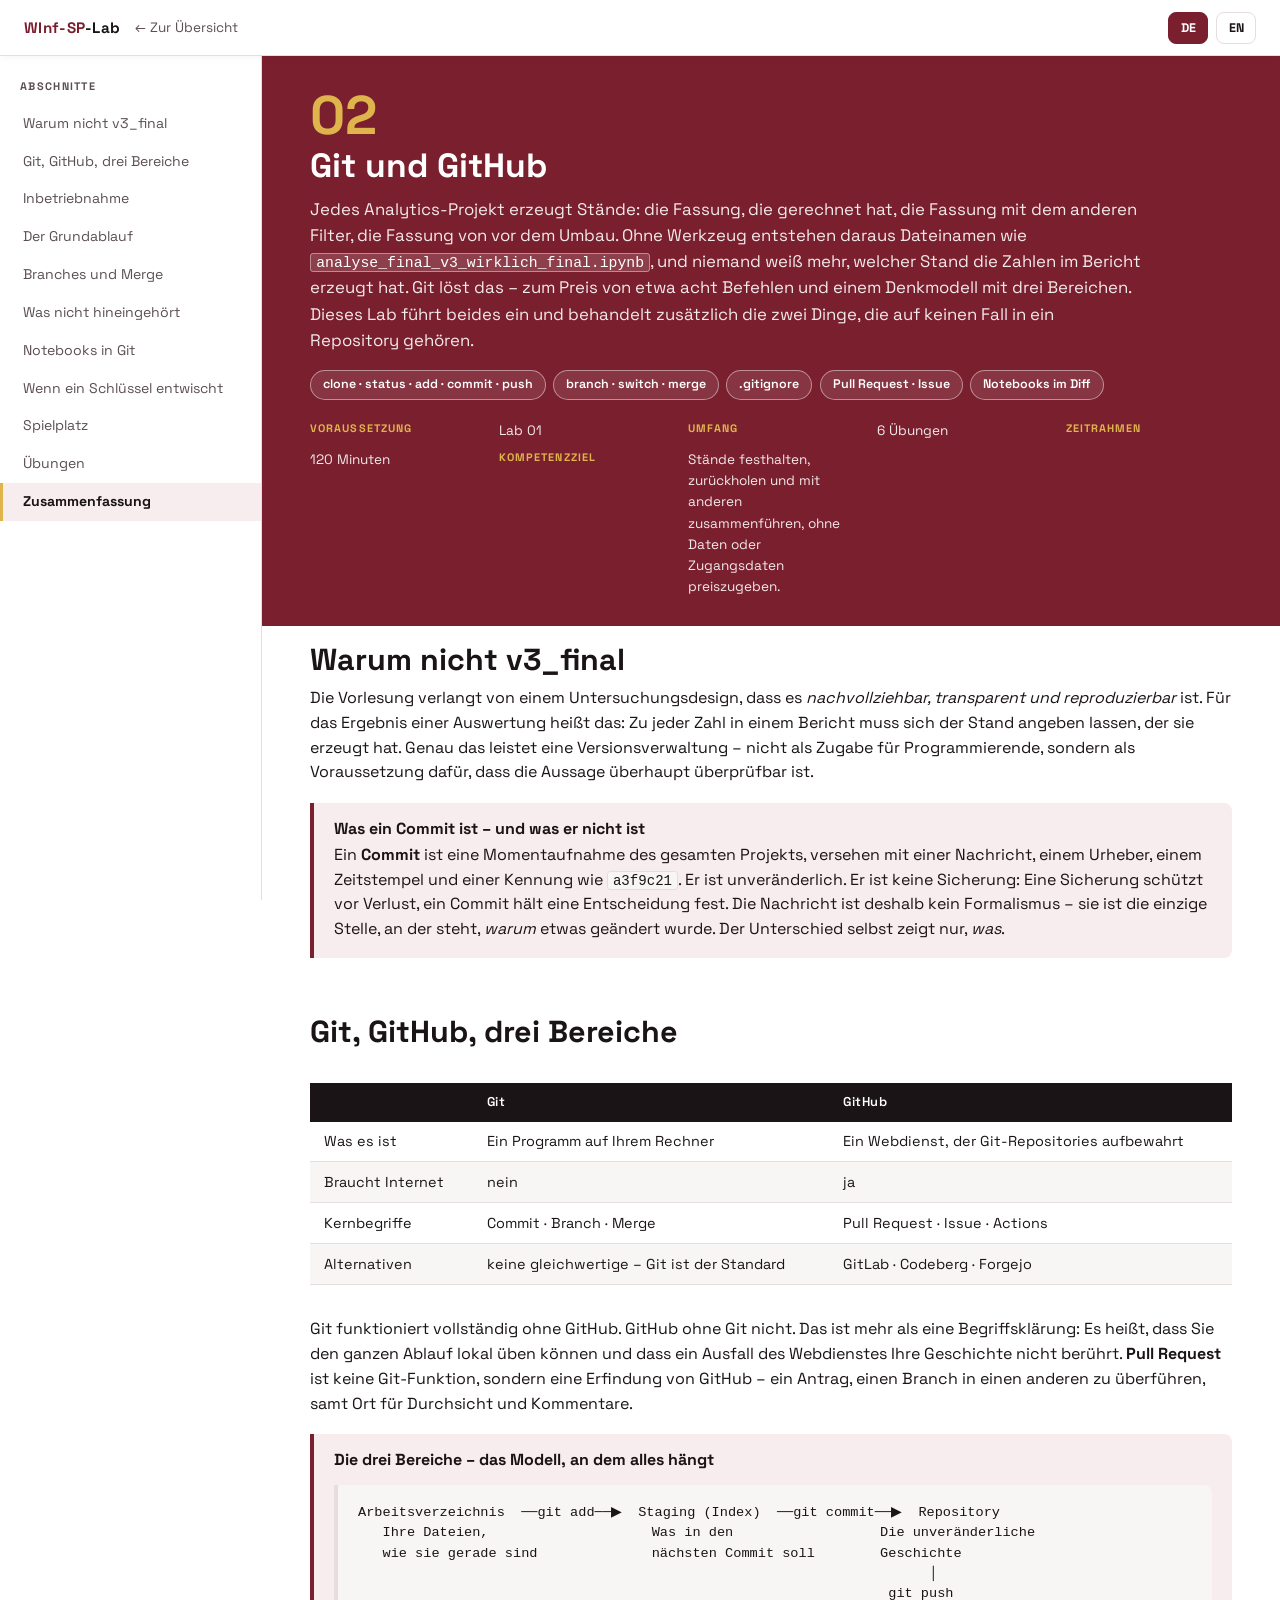
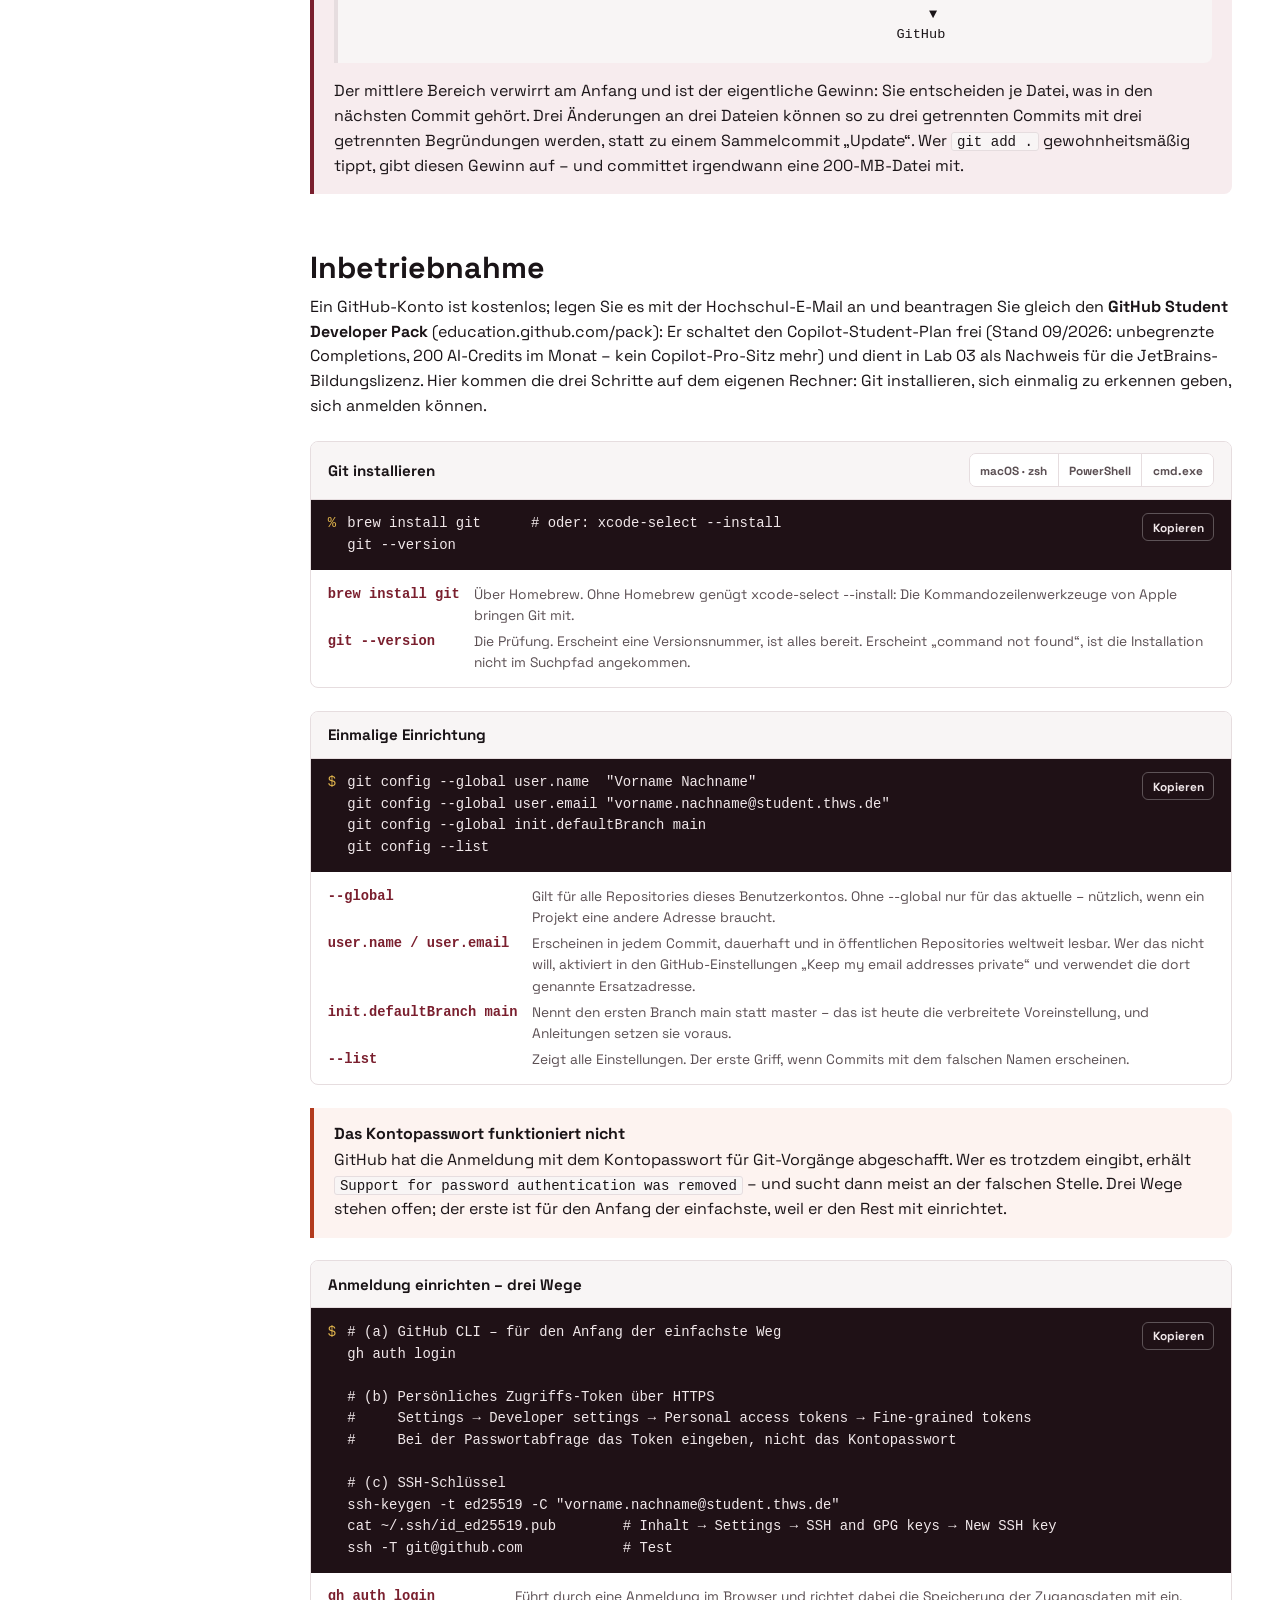
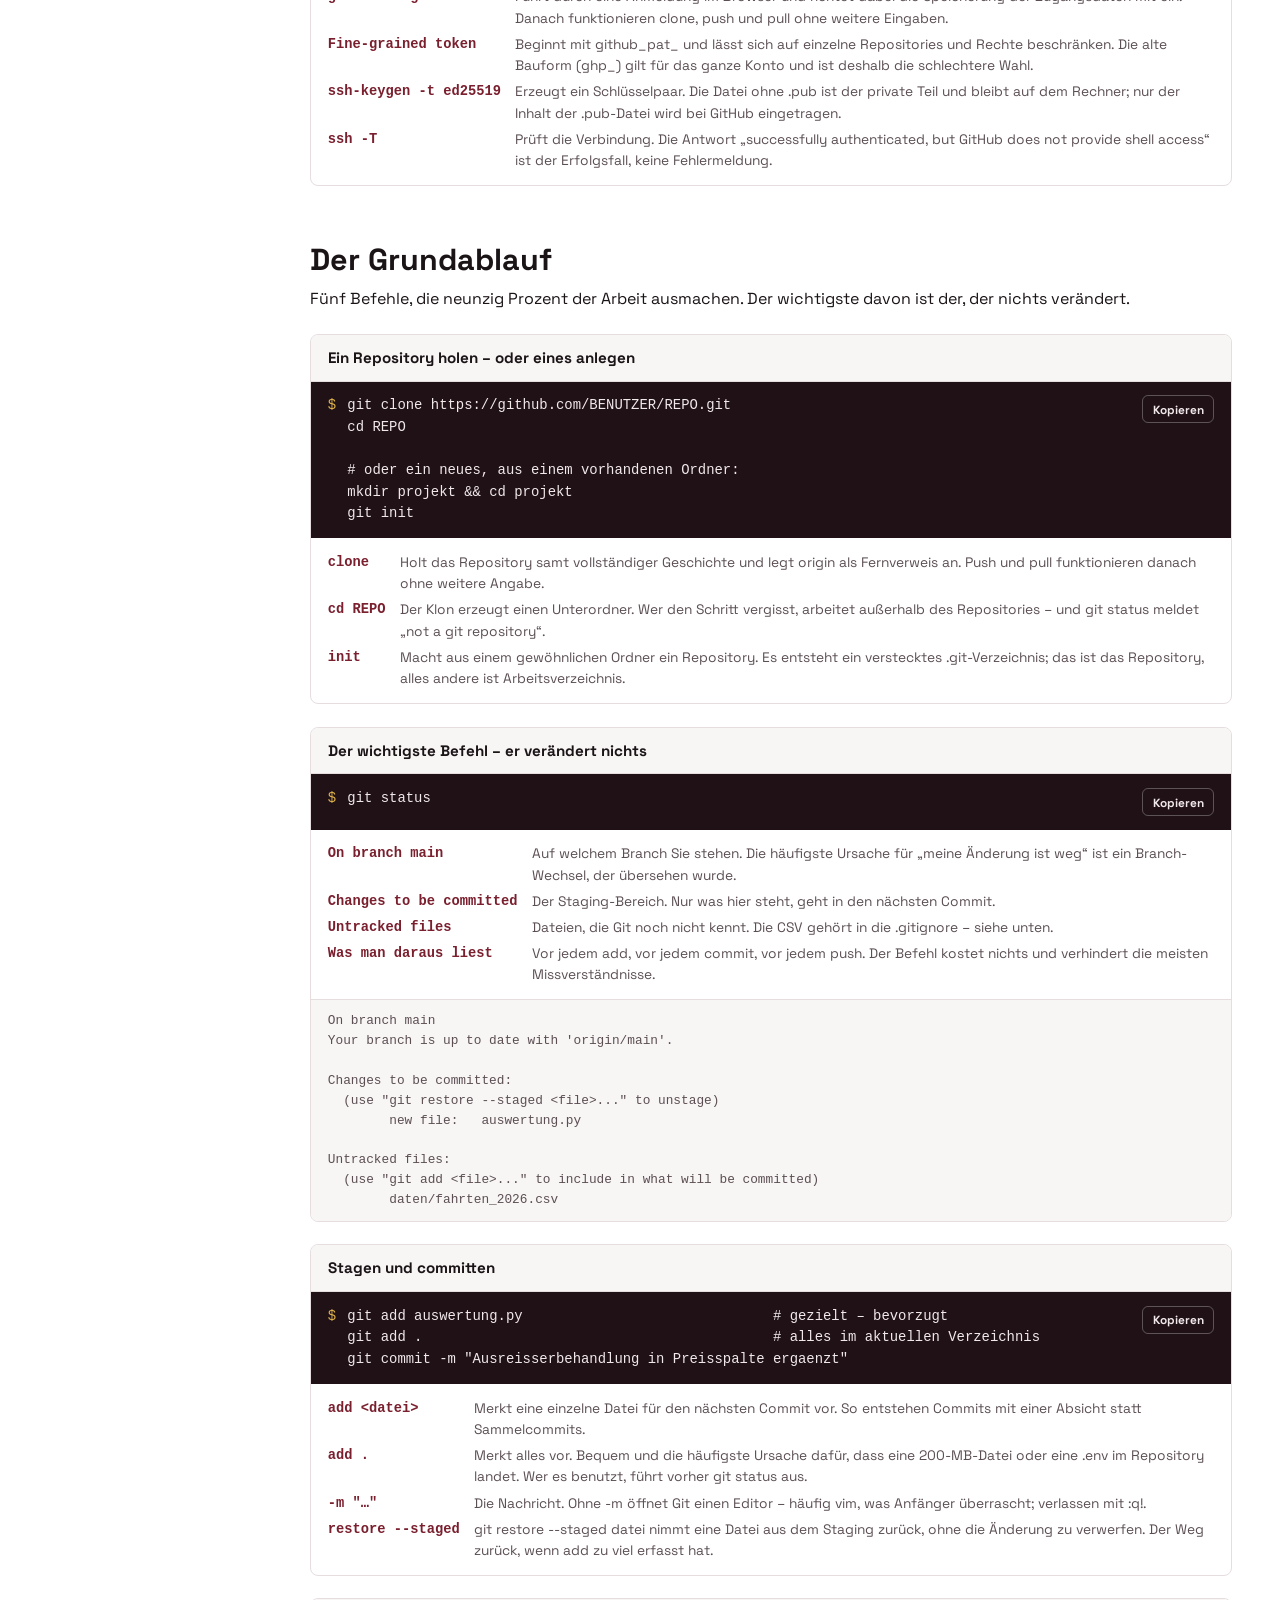
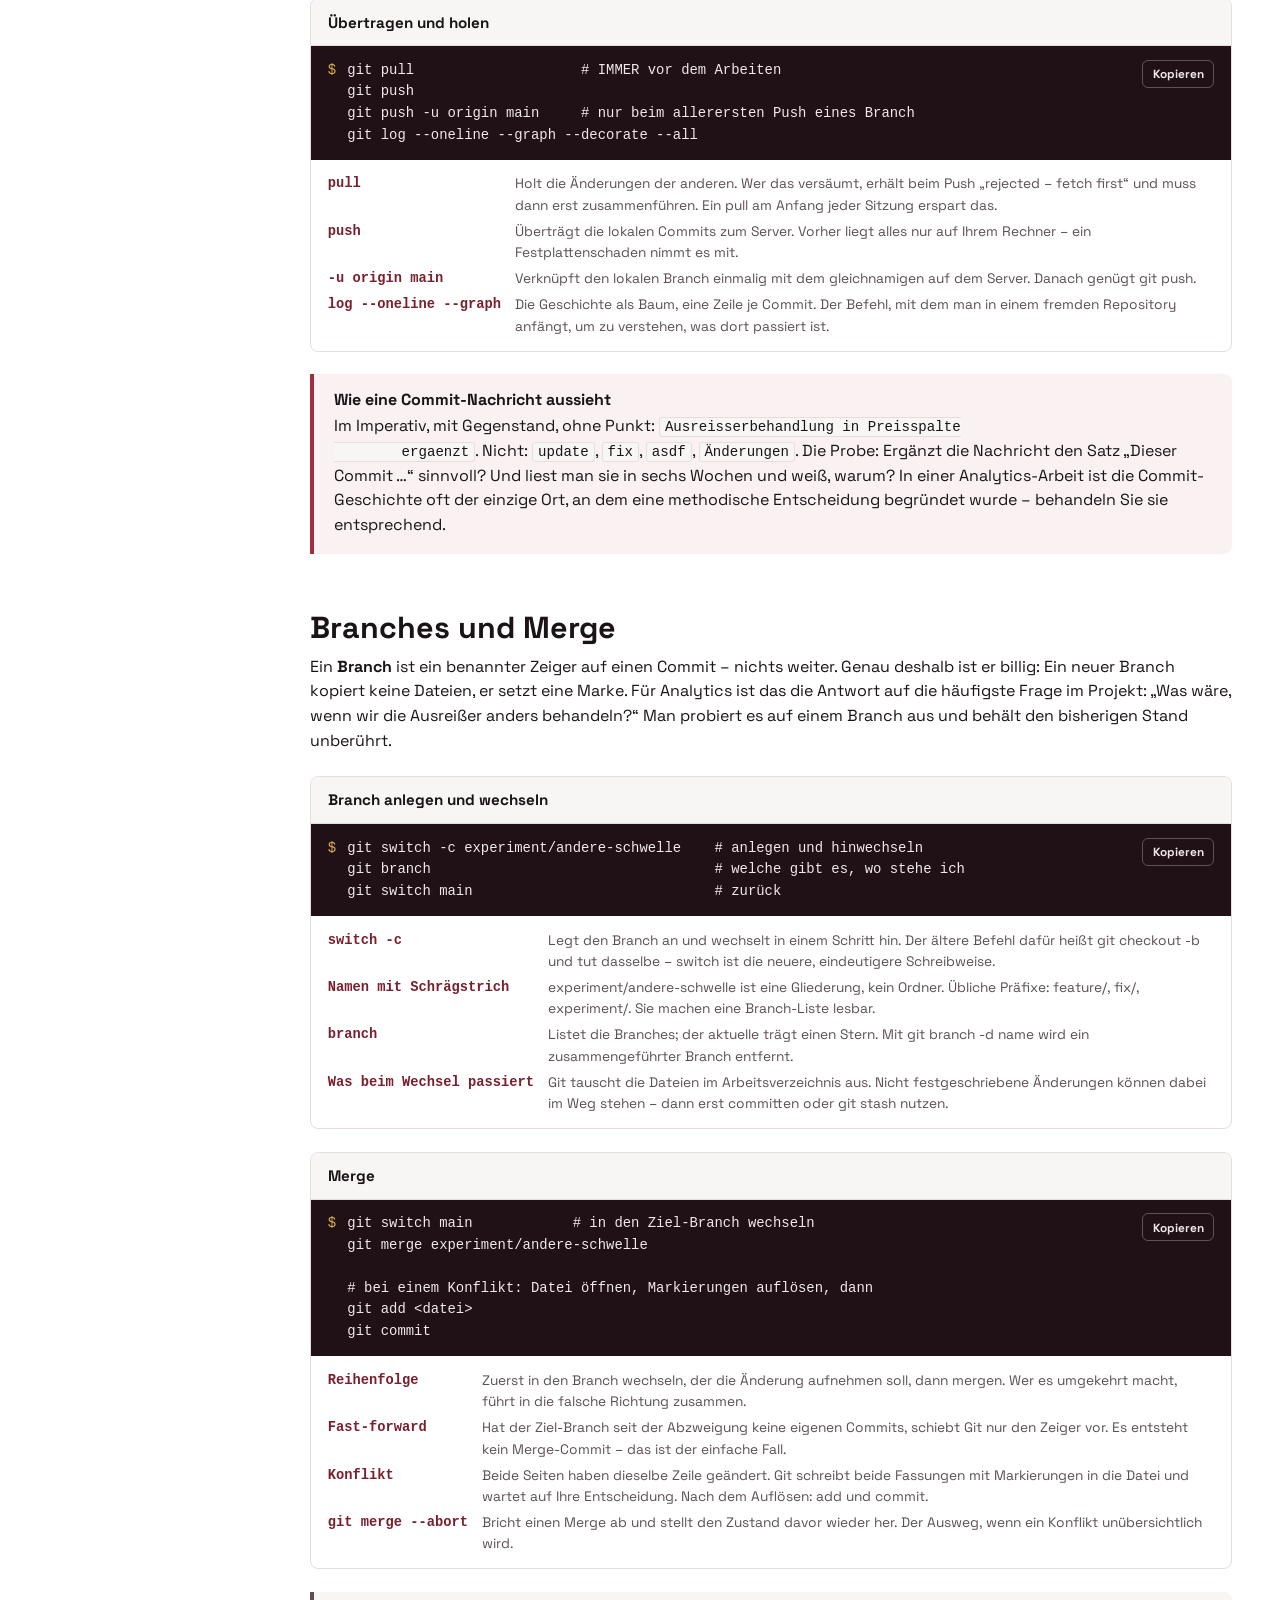
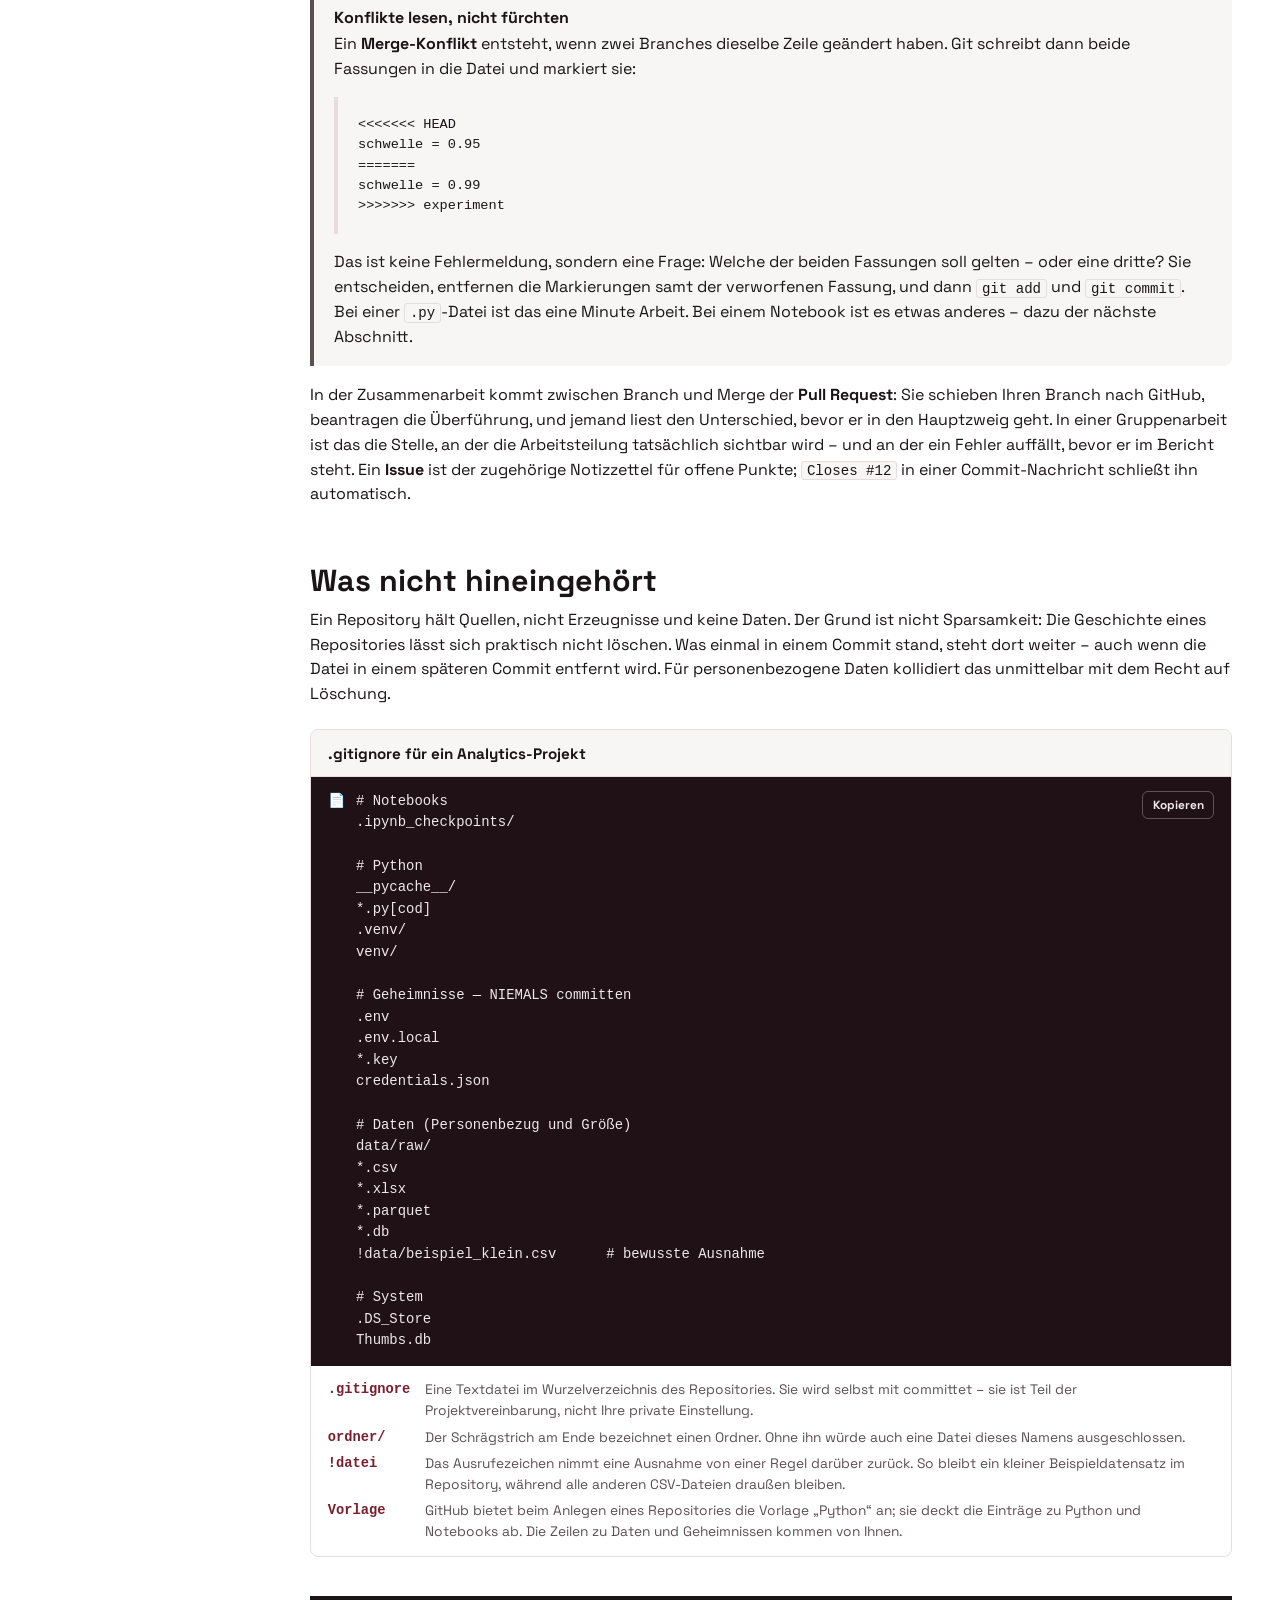
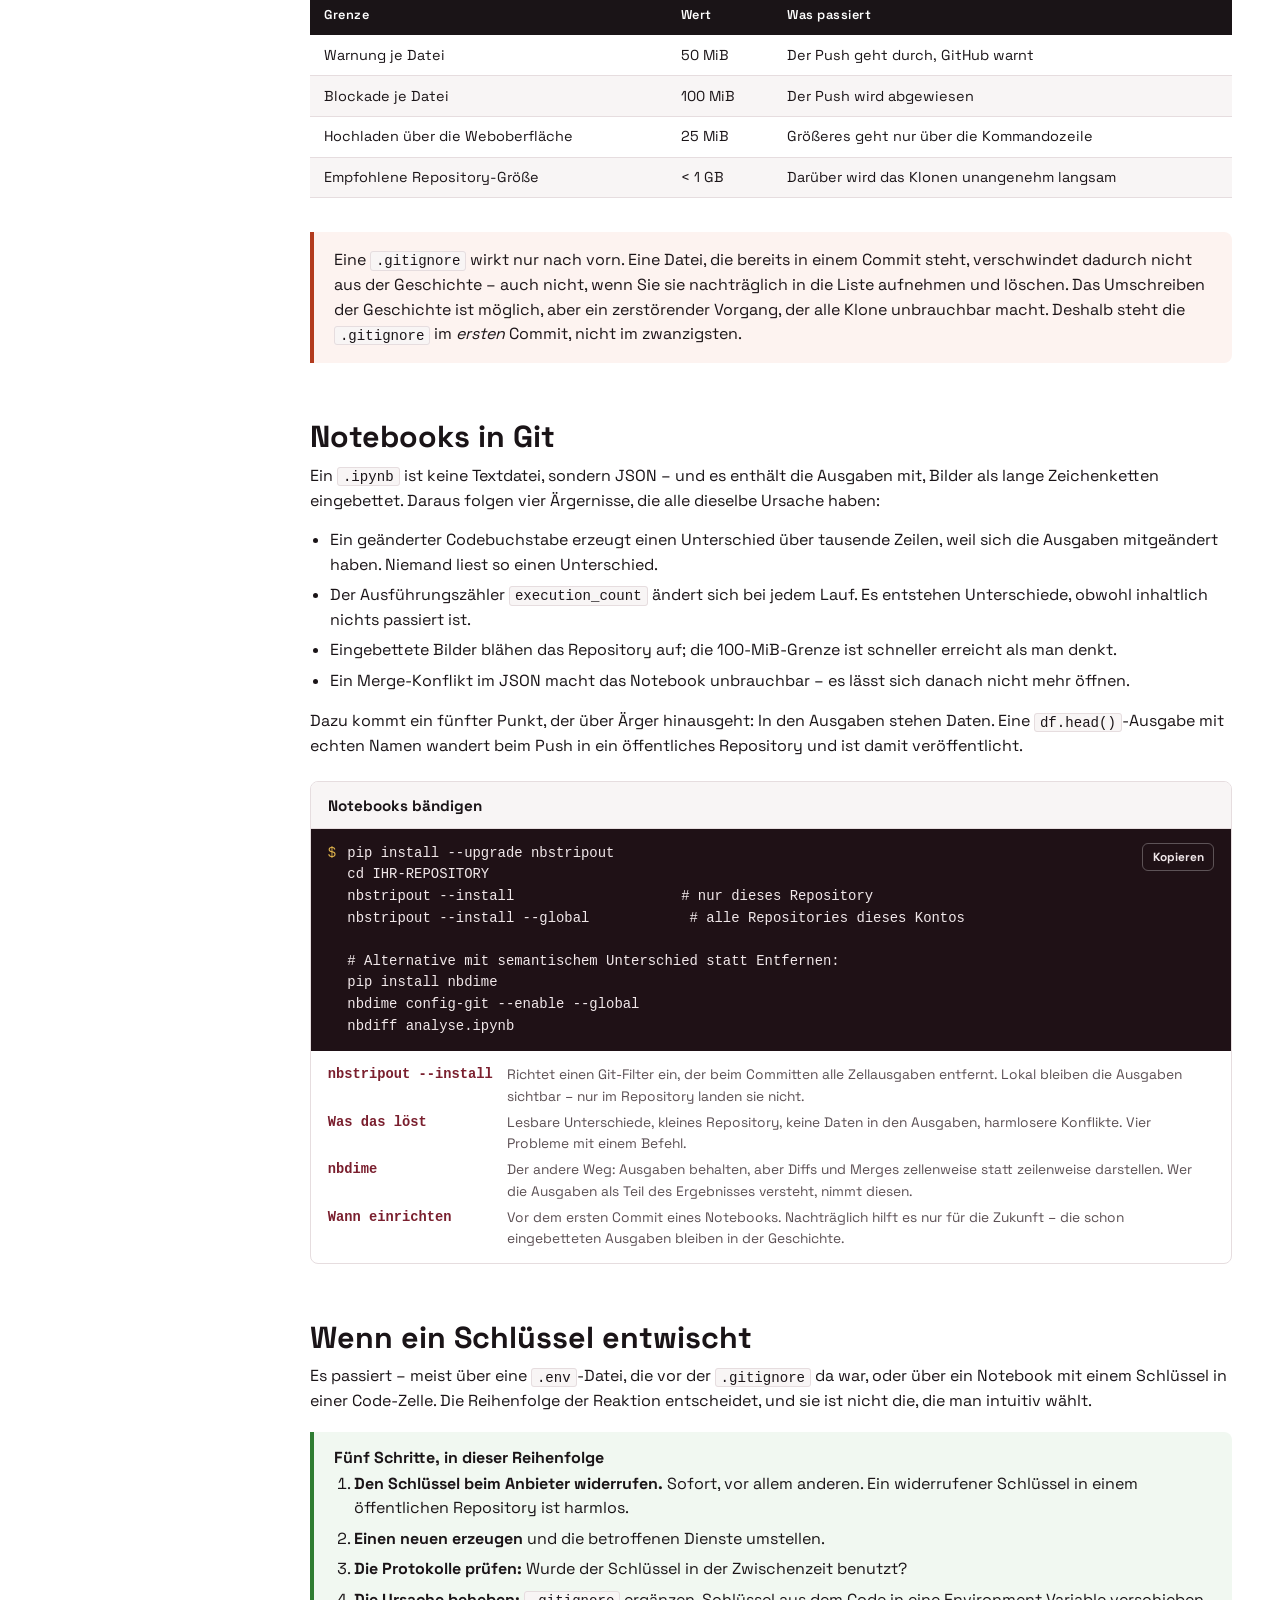
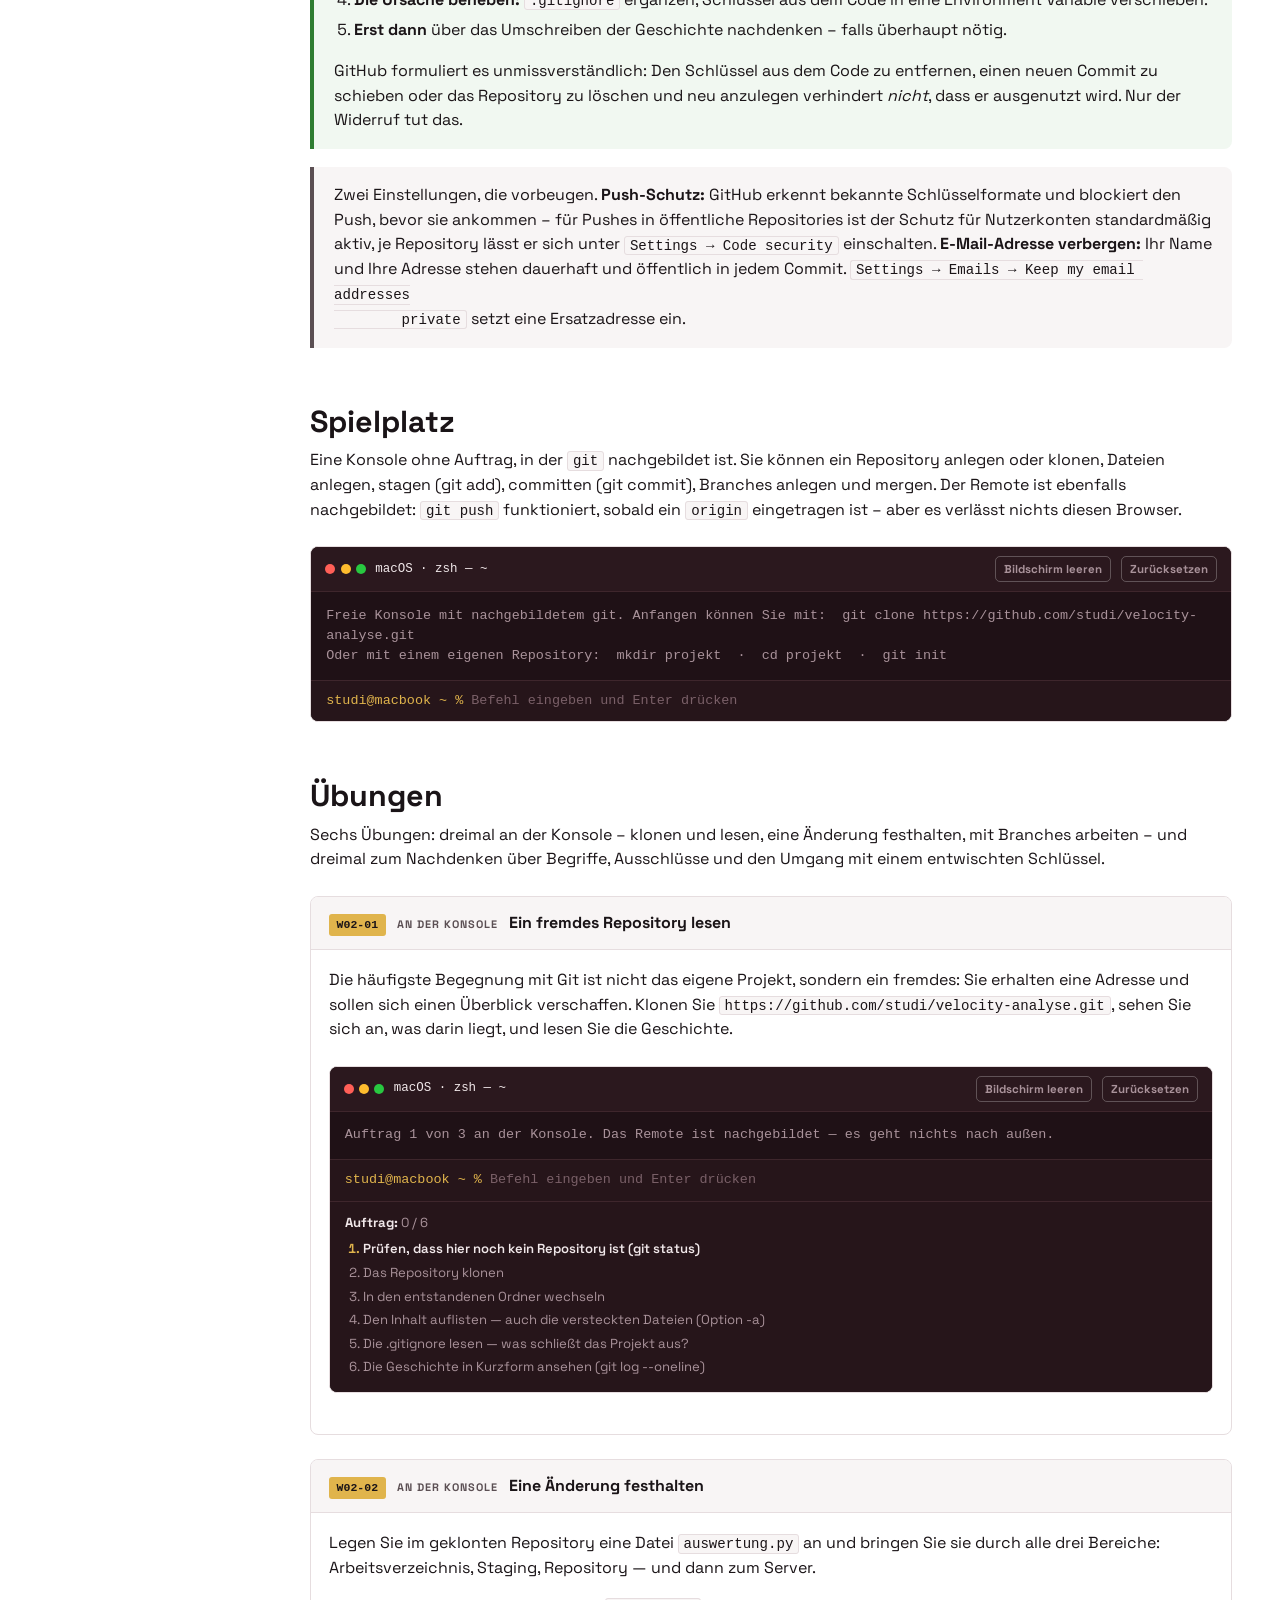
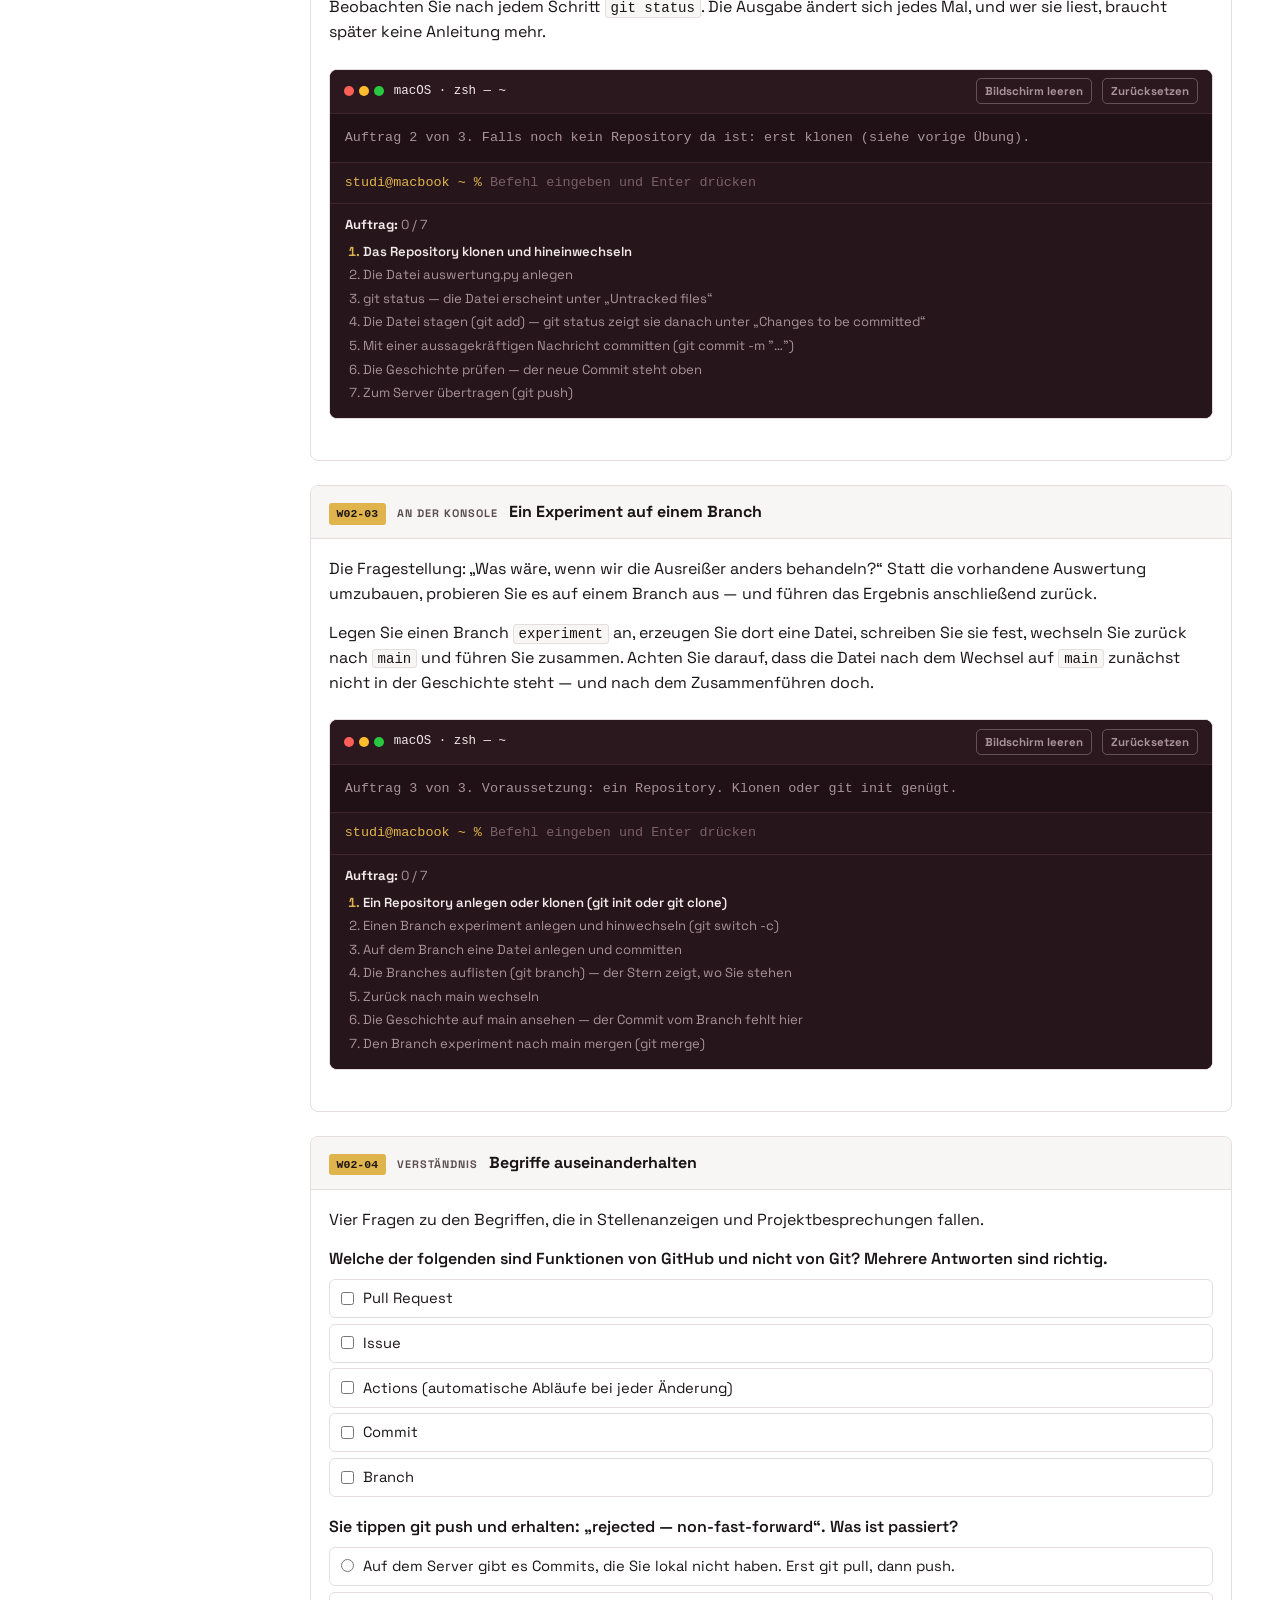
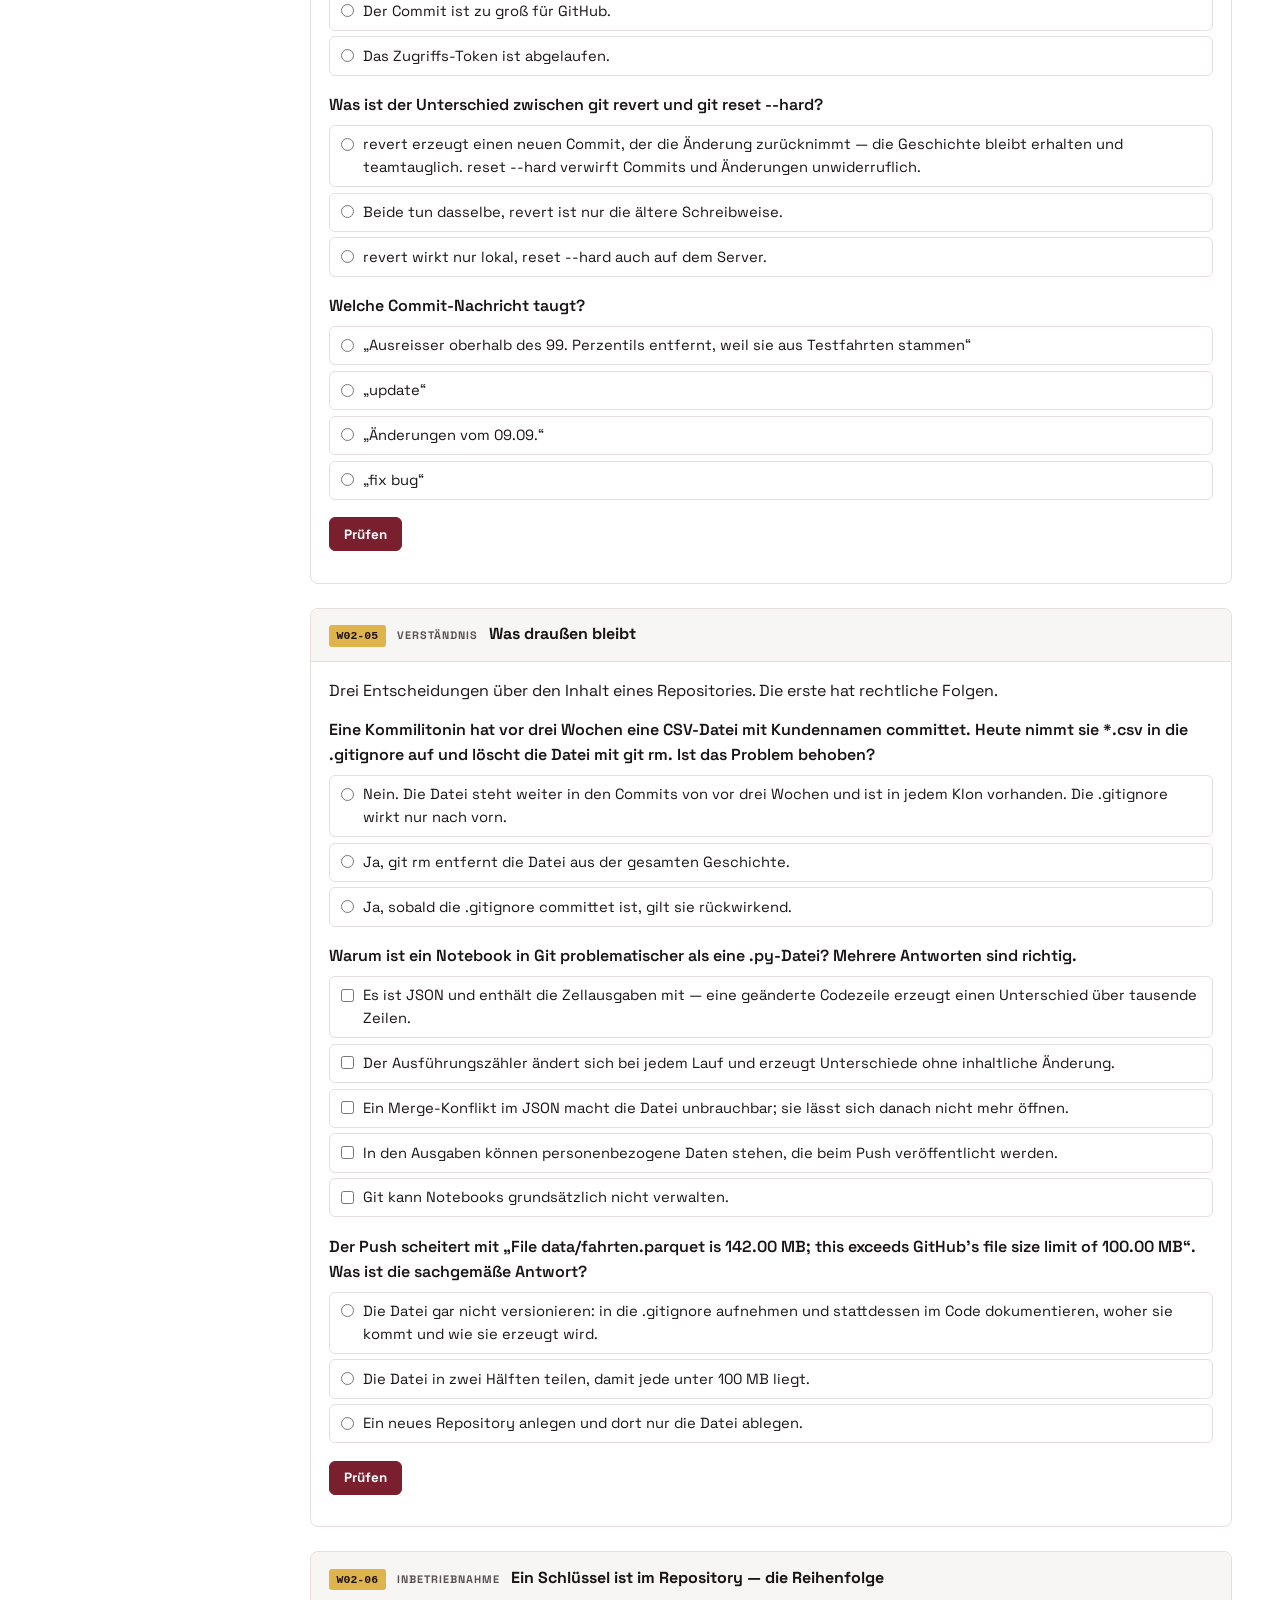
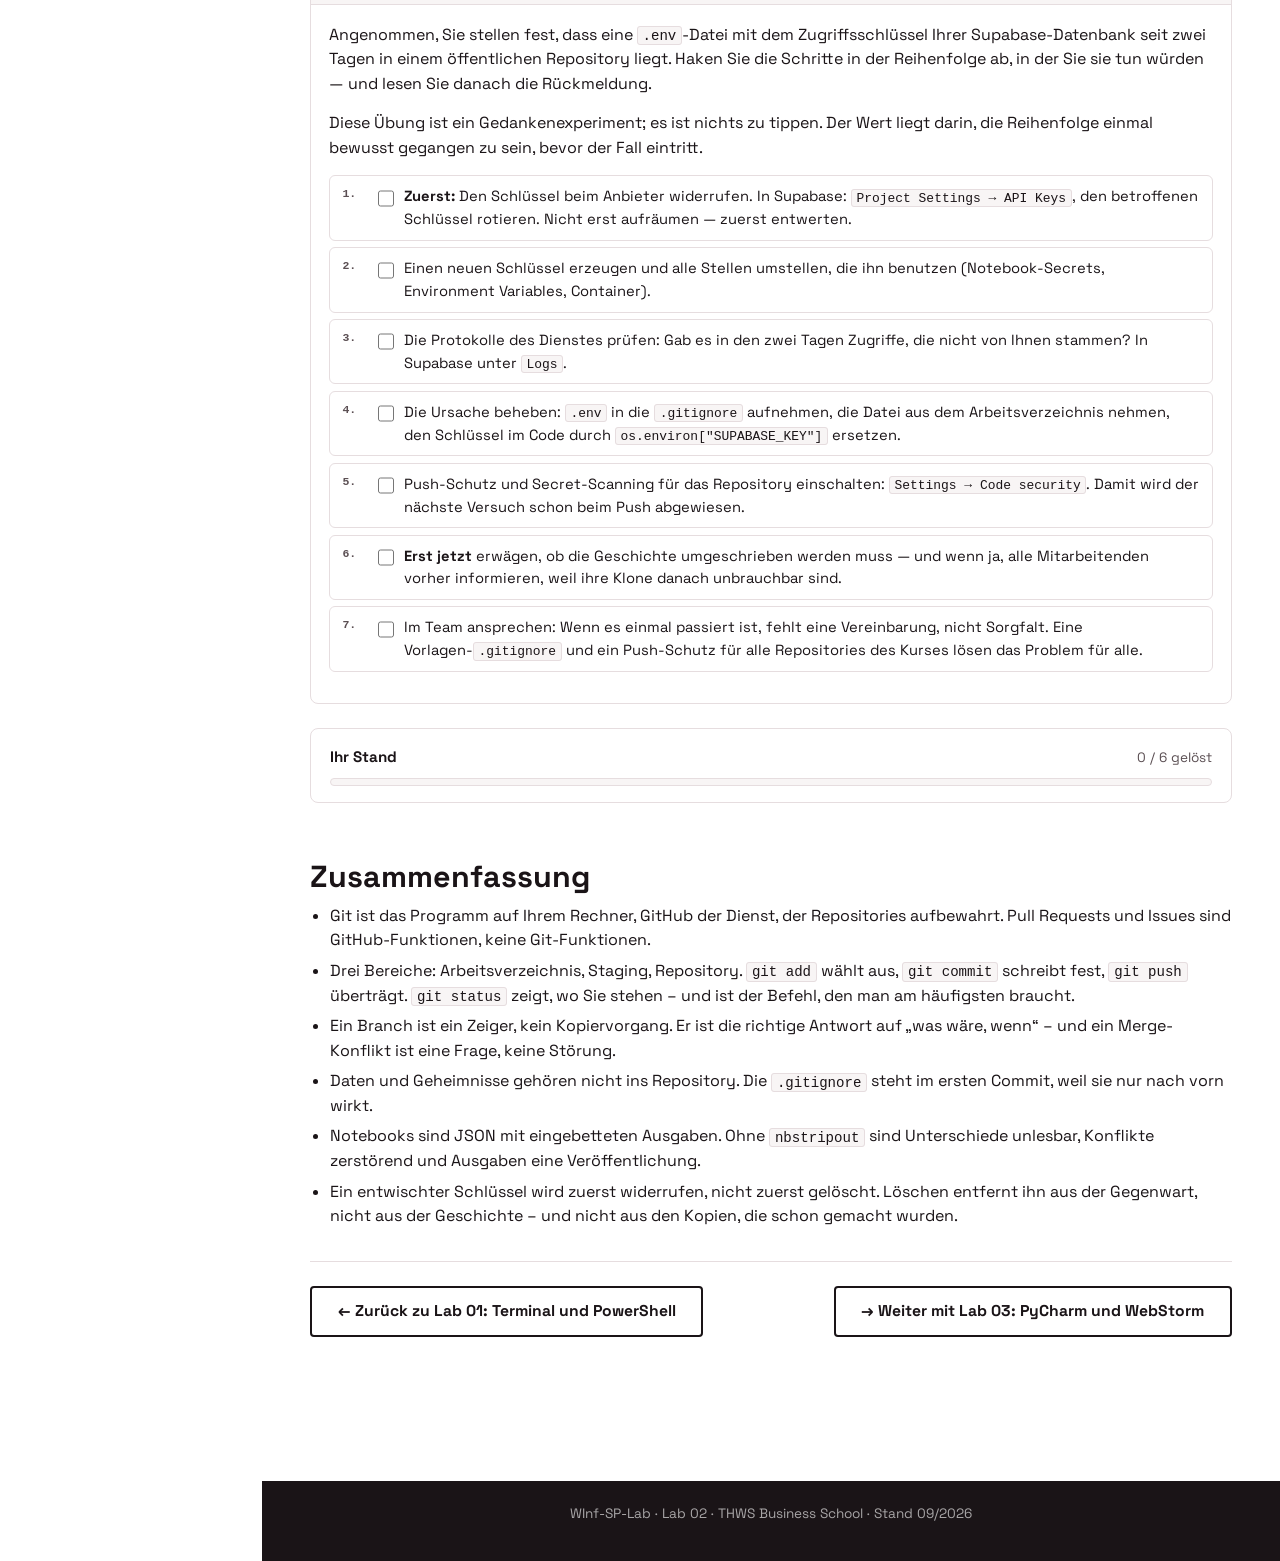
<file: lab-02-github.html>
<!DOCTYPE html>
<html lang="de" data-lang="de">
<head>
  <meta charset="UTF-8" />
  <meta name="viewport" content="width=device-width, initial-scale=1.0" />
  <title>Lab 02 · Git und GitHub · WInf-SP-Lab</title>
  <meta name="winf:titel-en" content="Lab 02 · Git and GitHub · WInf-SP-Lab" />
  <link rel="preconnect" href="https://fonts.googleapis.com">
  <link rel="preconnect" href="https://fonts.gstatic.com" crossorigin>
  <link href="https://fonts.googleapis.com/css2?family=Space+Grotesk:wght@400;500;600;700;800&display=swap" rel="stylesheet">
  <link rel="stylesheet" href="assets/winf.css" />
  <link rel="icon" href="data:image/svg+xml,<svg xmlns='http://www.w3.org/2000/svg' viewBox='0 0 32 32'><rect width='32' height='32' fill='%237A1F2E'/><text x='16' y='23' font-family='sans-serif' font-size='18' font-weight='bold' text-anchor='middle' fill='%23E0B44C'>W</text></svg>" />
</head>
<body class="lab-page" data-lab="lab-02">

<header class="header">
  <div class="header-left">
    <a class="header-logo" href="index.html" data-lab-link><span class="mark">WInf-SP</span>-Lab</a>
    <a class="header-back" href="index.html" data-lab-link>
      <span lang="de">← Zur Übersicht</span><span lang="en">← Back to overview</span>
    </a>
  </div>
  <div class="header-right">
    <button class="lang-btn active" data-lang-btn="de" aria-pressed="true">DE</button>
    <button class="lang-btn" data-lang-btn="en" aria-pressed="false">EN</button>
  </div>
</header>

<nav class="sidebar" aria-label="Lab-Navigation">
  <div class="sidebar-title"><span lang="de">Abschnitte</span><span lang="en">Sections</span></div>
  <a class="sidebar-link" href="#warum"><span lang="de">Warum nicht v3_final</span><span lang="en">Why not v3_final</span></a>
  <a class="sidebar-link" href="#begriffe"><span lang="de">Git, GitHub, drei Bereiche</span><span lang="en">Git, GitHub, three areas</span></a>
  <a class="sidebar-link" href="#inbetrieb"><span lang="de">Inbetriebnahme</span><span lang="en">Setting it up</span></a>
  <a class="sidebar-link" href="#ablauf"><span lang="de">Der Grundablauf</span><span lang="en">The basic cycle</span></a>
  <a class="sidebar-link" href="#zweige"><span lang="de">Branches und Merge</span><span lang="en">Branches and merge</span></a>
  <a class="sidebar-link" href="#gitignore"><span lang="de">Was nicht hineingehört</span><span lang="en">What must stay out</span></a>
  <a class="sidebar-link" href="#notebooks"><span lang="de">Notebooks in Git</span><span lang="en">Notebooks in Git</span></a>
  <a class="sidebar-link" href="#geheim"><span lang="de">Wenn ein Schlüssel entwischt</span><span lang="en">When a key escapes</span></a>
  <a class="sidebar-link" href="#spielplatz"><span lang="de">Spielplatz</span><span lang="en">Playground</span></a>
  <a class="sidebar-link" href="#uebungen"><span lang="de">Übungen</span><span lang="en">Exercises</span></a>
  <a class="sidebar-link" href="#zusammenfassung"><span lang="de">Zusammenfassung</span><span lang="en">Summary</span></a>
</nav>

<div class="lab-header">
  <div class="lab-num-big">02</div>
  <h1 class="lab-title">
    <span lang="de">Git und GitHub</span>
    <span lang="en">Git and GitHub</span>
  </h1>
  <p class="lab-intro">
    <span lang="de">Jedes Analytics-Projekt erzeugt Stände: die Fassung, die gerechnet hat, die Fassung mit dem
      anderen Filter, die Fassung von vor dem Umbau. Ohne Werkzeug entstehen daraus Dateinamen wie
      <code>analyse_final_v3_wirklich_final.ipynb</code>, und niemand weiß mehr, welcher Stand die Zahlen im Bericht
      erzeugt hat. Git löst das – zum Preis von etwa acht Befehlen und einem Denkmodell mit drei Bereichen. Dieses Lab
      führt beides ein und behandelt zusätzlich die zwei Dinge, die auf keinen Fall in ein Repository gehören.</span>
    <span lang="en">Every analytics project produces states: the version that computed, the version with the other
      filter, the version from before the rebuild. Without a tool this yields file names like
      <code>analysis_final_v3_really_final.ipynb</code>, and nobody knows any more which state produced the figures in
      the report. Git solves that – at the price of about eight commands and a mental model with three areas. This lab
      introduces both and additionally covers the two things that must never enter a repository.</span>
  </p>
  <div class="lernziele">
    <span class="lernziel-chip">clone · status · add · commit · push</span>
    <span class="lernziel-chip">branch · switch · merge</span>
    <span class="lernziel-chip">.gitignore</span>
    <span class="lernziel-chip">Pull Request · Issue</span>
    <span class="lernziel-chip"><span lang="de">Notebooks im Diff</span><span lang="en">Notebooks in a diff</span></span>
  </div>
  <div data-einordnung></div>
</div>

<main class="main-content">

  <section class="section-block" id="warum">
    <h2><span lang="de">Warum nicht v3_final</span><span lang="en">Why not v3_final</span></h2>
    <p>
      <span lang="de">Die Vorlesung verlangt von einem Untersuchungsdesign, dass es <em>nachvollziehbar, transparent
        und reproduzierbar</em> ist. Für das Ergebnis einer Auswertung heißt das: Zu jeder Zahl in einem Bericht muss
        sich der Stand angeben lassen, der sie erzeugt hat. Genau das leistet eine Versionsverwaltung – nicht als
        Zugabe für Programmierende, sondern als Voraussetzung dafür, dass die Aussage überhaupt überprüfbar ist.</span>
      <span lang="en">The lecture demands of a study design that it be <em>traceable, transparent and
        reproducible</em>. For the result of an analysis that means: for every figure in a report, the state that
        produced it must be nameable. That is exactly what version control provides – not as an extra for programmers
        but as the precondition for the claim being checkable at all.</span>
    </p>
    <div class="concept-box">
      <h3><span lang="de">Was ein Commit ist – und was er nicht ist</span><span lang="en">What a commit is – and what it is not</span></h3>
      <p><span lang="de">Ein <strong>Commit</strong> ist eine Momentaufnahme des gesamten Projekts, versehen mit einer
        Nachricht, einem Urheber, einem Zeitstempel und einer Kennung wie <code>a3f9c21</code>. Er ist unveränderlich.
        Er ist keine Sicherung: Eine Sicherung schützt vor Verlust, ein Commit hält eine Entscheidung fest. Die
        Nachricht ist deshalb kein Formalismus – sie ist die einzige Stelle, an der steht, <em>warum</em> etwas geändert
        wurde. Der Unterschied selbst zeigt nur, <em>was</em>.</span>
      <span lang="en">A <strong>commit</strong> is a snapshot of the whole project, carrying a message, an author, a
        timestamp and an identifier such as <code>a3f9c21</code>. It is immutable. It is not a backup: a backup protects
        against loss, a commit records a decision. The message is therefore not a formality – it is the only place that
        says <em>why</em> something was changed. The diff itself only shows <em>what</em>.</span></p>
    </div>
  </section>

  <section class="section-block" id="begriffe">
    <h2><span lang="de">Git, GitHub, drei Bereiche</span><span lang="en">Git, GitHub, three areas</span></h2>
    <div class="table-scroll">
      <table>
        <thead>
          <tr><th></th><th>Git</th><th>GitHub</th></tr>
        </thead>
        <tbody>
          <tr>
            <td><span lang="de">Was es ist</span><span lang="en">What it is</span></td>
            <td><span lang="de">Ein Programm auf Ihrem Rechner</span><span lang="en">A program on your machine</span></td>
            <td><span lang="de">Ein Webdienst, der Git-Repositories aufbewahrt</span><span lang="en">A web service that hosts Git repositories</span></td>
          </tr>
          <tr>
            <td><span lang="de">Braucht Internet</span><span lang="en">Needs the internet</span></td>
            <td><span lang="de">nein</span><span lang="en">no</span></td>
            <td><span lang="de">ja</span><span lang="en">yes</span></td>
          </tr>
          <tr>
            <td><span lang="de">Kernbegriffe</span><span lang="en">Core concepts</span></td>
            <td>Commit · Branch · Merge</td>
            <td>Pull Request · Issue · Actions</td>
          </tr>
          <tr>
            <td><span lang="de">Alternativen</span><span lang="en">Alternatives</span></td>
            <td><span lang="de">keine gleichwertige – Git ist der Standard</span><span lang="en">no equivalent – Git is the standard</span></td>
            <td>GitLab · Codeberg · Forgejo</td>
          </tr>
        </tbody>
      </table>
    </div>
    <p>
      <span lang="de">Git funktioniert vollständig ohne GitHub. GitHub ohne Git nicht. Das ist mehr als eine
        Begriffsklärung: Es heißt, dass Sie den ganzen Ablauf lokal üben können und dass ein Ausfall des Webdienstes Ihre
        Geschichte nicht berührt. <strong>Pull Request</strong> ist keine Git-Funktion, sondern eine Erfindung von
        GitHub – ein Antrag, einen Branch in einen anderen zu überführen, samt Ort für Durchsicht und Kommentare.</span>
      <span lang="en">Git works entirely without GitHub. GitHub does not work without Git. That is more than
        terminology: it means you can practise the whole cycle locally and that an outage of the web service does not
        touch your history. A <strong>pull request</strong> is not a Git function but an invention of GitHub – a request
        to move one branch into another, together with a place for review and comments.</span>
    </p>
    <div class="concept-box">
      <h3><span lang="de">Die drei Bereiche – das Modell, an dem alles hängt</span><span lang="en">The three areas – the model everything hangs on</span></h3>
      <div class="code-block">Arbeitsverzeichnis  ──git add──▶  Staging (Index)  ──git commit──▶  Repository
   Ihre Dateien,                    Was in den                  Die unveränderliche
   wie sie gerade sind              nächsten Commit soll        Geschichte
                                                                      │
                                                                 git push
                                                                      ▼
                                                                  GitHub</div>
      <p><span lang="de">Der mittlere Bereich verwirrt am Anfang und ist der eigentliche Gewinn: Sie entscheiden je
        Datei, was in den nächsten Commit gehört. Drei Änderungen an drei Dateien können so zu drei getrennten Commits
        mit drei getrennten Begründungen werden, statt zu einem Sammelcommit „Update“. Wer <code>git add .</code>
        gewohnheitsmäßig tippt, gibt diesen Gewinn auf – und committet irgendwann eine 200-MB-Datei mit.</span>
      <span lang="en">The middle area confuses at first and is the actual gain: you decide per file what belongs in the
        next commit. Three changes to three files can thus become three separate commits with three separate
        justifications, instead of one catch-all commit “Update”. Whoever types <code>git add .</code> out of habit
        gives up that gain – and eventually commits a 200 MB file along with it.</span></p>
    </div>
  </section>

  <section class="section-block" id="inbetrieb">
    <h2><span lang="de">Inbetriebnahme</span><span lang="en">Setting it up</span></h2>
    <p>
      <span lang="de">Ein GitHub-Konto ist kostenlos; legen Sie es mit der Hochschul-E-Mail an und beantragen Sie
        gleich den <strong>GitHub Student Developer Pack</strong> (education.github.com/pack): Er schaltet den
        Copilot-Student-Plan frei (Stand 09/2026: unbegrenzte Completions, 200 AI-Credits im Monat – kein
        Copilot-Pro-Sitz mehr) und dient in Lab 03 als Nachweis für die JetBrains-Bildungslizenz. Hier kommen die drei
        Schritte auf dem eigenen Rechner: Git installieren, sich einmalig zu erkennen geben, sich anmelden können.</span>
      <span lang="en">A GitHub account is free; create it with your university email and apply straight away for the
        <strong>GitHub Student Developer Pack</strong> (education.github.com/pack): it unlocks the Copilot Student plan
        (as of 09/2026: unlimited completions, 200 AI credits a month – no longer a Copilot Pro seat) and serves as
        proof for the JetBrains educational licence in lab 03. Here come the three steps on your own machine: install
        Git, identify yourself once, be able to authenticate.</span>
    </p>
    <div data-befehl="B01"></div>
    <div data-befehl="B02"></div>
    <div class="warn-box">
      <h3><span lang="de">Das Kontopasswort funktioniert nicht</span><span lang="en">The account password does not work</span></h3>
      <p><span lang="de">GitHub hat die Anmeldung mit dem Kontopasswort für Git-Vorgänge abgeschafft. Wer es trotzdem
        eingibt, erhält <code>Support for password authentication was removed</code> – und sucht dann meist an der
        falschen Stelle. Drei Wege stehen offen; der erste ist für den Anfang der einfachste, weil er den Rest
        mit einrichtet.</span>
      <span lang="en">GitHub removed password authentication for Git operations. Whoever enters it anyway gets
        <code>Support for password authentication was removed</code> – and then usually looks in the wrong place. Three
        routes are open; the first is the simplest to begin with, because it sets up the rest along the way.</span></p>
    </div>
    <div data-befehl="B03"></div>
  </section>

  <section class="section-block" id="ablauf">
    <h2><span lang="de">Der Grundablauf</span><span lang="en">The basic cycle</span></h2>
    <p>
      <span lang="de">Fünf Befehle, die neunzig Prozent der Arbeit ausmachen. Der wichtigste davon ist der, der
        nichts verändert.</span>
      <span lang="en">Five commands that make up ninety percent of the work. The most important of them is the one that
        changes nothing.</span>
    </p>
    <div data-befehl="B04"></div>
    <div data-befehl="B05"></div>
    <div data-befehl="B06"></div>
    <div data-befehl="B07"></div>
    <div class="tip-box">
      <h3><span lang="de">Wie eine Commit-Nachricht aussieht</span><span lang="en">What a commit message looks like</span></h3>
      <p><span lang="de">Im Imperativ, mit Gegenstand, ohne Punkt: <code>Ausreisserbehandlung in Preisspalte
        ergaenzt</code>. Nicht: <code>update</code>, <code>fix</code>, <code>asdf</code>, <code>Änderungen</code>. Die
        Probe: Ergänzt die Nachricht den Satz „Dieser Commit …“ sinnvoll? Und liest man sie in sechs Wochen und weiß,
        warum? In einer Analytics-Arbeit ist die Commit-Geschichte oft der einzige Ort, an dem eine methodische
        Entscheidung begründet wurde – behandeln Sie sie entsprechend.</span>
      <span lang="en">In the imperative, with an object, without a full stop: <code>Add outlier handling to price
        column</code>. Not: <code>update</code>, <code>fix</code>, <code>asdf</code>, <code>changes</code>. The test:
        does the message sensibly complete the sentence “This commit …”? And will you read it in six weeks and know
        why? In an analytics project the commit history is often the only place a methodological decision was
        justified – treat it accordingly.</span></p>
    </div>
  </section>

  <section class="section-block" id="zweige">
    <h2><span lang="de">Branches und Merge</span><span lang="en">Branches and merge</span></h2>
    <p>
      <span lang="de">Ein <strong>Branch</strong> ist ein benannter Zeiger auf einen Commit – nichts weiter. Genau
        deshalb ist er billig: Ein neuer Branch kopiert keine Dateien, er setzt eine Marke. Für Analytics ist das die
        Antwort auf die häufigste Frage im Projekt: „Was wäre, wenn wir die Ausreißer anders behandeln?“ Man probiert
        es auf einem Branch aus und behält den bisherigen Stand unberührt.</span>
      <span lang="en">A <strong>branch</strong> is a named pointer to a commit – nothing more. That is exactly why it is
        cheap: a new branch copies no files, it sets a marker. For analytics it is the answer to the most common
        question in a project: “what if we treat the outliers differently?” You try it on a branch and keep the previous
        state untouched.</span>
    </p>
    <div data-befehl="B08"></div>
    <div data-befehl="B09"></div>
    <div class="info-box">
      <h3><span lang="de">Konflikte lesen, nicht fürchten</span><span lang="en">Read conflicts, do not fear them</span></h3>
      <p><span lang="de">Ein <strong>Merge-Konflikt</strong> entsteht, wenn zwei Branches dieselbe Zeile geändert haben.
        Git schreibt dann beide Fassungen in die Datei und markiert sie:</span>
      <span lang="en">A <strong>merge conflict</strong> arises when two branches changed the same line. Git then writes
        both versions into the file and marks them:</span></p>
      <div class="code-block">&lt;&lt;&lt;&lt;&lt;&lt;&lt; HEAD
schwelle = 0.95
=======
schwelle = 0.99
&gt;&gt;&gt;&gt;&gt;&gt;&gt; experiment</div>
      <p><span lang="de">Das ist keine Fehlermeldung, sondern eine Frage: Welche der beiden Fassungen soll gelten – oder
        eine dritte? Sie entscheiden, entfernen die Markierungen samt der verworfenen Fassung, und dann
        <code>git add</code> und <code>git commit</code>. Bei einer <code>.py</code>-Datei ist das eine Minute Arbeit.
        Bei einem Notebook ist es etwas anderes – dazu der nächste Abschnitt.</span>
      <span lang="en">This is not an error message but a question: which of the two versions should hold – or a third?
        You decide, remove the markers along with the discarded version, and then <code>git add</code> and
        <code>git commit</code>. In a <code>.py</code> file that is a minute's work. In a notebook it is something
        else – see the next section.</span></p>
    </div>
    <p>
      <span lang="de">In der Zusammenarbeit kommt zwischen Branch und Merge der <strong>Pull
        Request</strong>: Sie schieben Ihren Branch nach GitHub, beantragen die Überführung, und jemand liest den
        Unterschied, bevor er in den Hauptzweig geht. In einer Gruppenarbeit ist das die Stelle, an der die
        Arbeitsteilung tatsächlich sichtbar wird – und an der ein Fehler auffällt, bevor er im Bericht steht. Ein
        <strong>Issue</strong> ist der zugehörige Notizzettel für offene Punkte; <code>Closes #12</code> in einer
        Commit-Nachricht schließt ihn automatisch.</span>
      <span lang="en">In collaboration, the <strong>pull request</strong> comes between branch and merge: you push your
        branch to GitHub, request the transfer, and somebody reads the diff before it goes into the main branch. In
        group work that is where the division of labour actually becomes visible – and where a mistake is caught before
        it reaches the report. An <strong>issue</strong> is the accompanying note for open points;
        <code>Closes #12</code> in a commit message closes it automatically.</span>
    </p>
  </section>

  <section class="section-block" id="gitignore">
    <h2><span lang="de">Was nicht hineingehört</span><span lang="en">What must stay out</span></h2>
    <p>
      <span lang="de">Ein Repository hält Quellen, nicht Erzeugnisse und keine Daten. Der Grund ist nicht
        Sparsamkeit: Die Geschichte eines Repositories lässt sich praktisch nicht löschen. Was einmal in einem Commit
        stand, steht dort weiter – auch wenn die Datei in einem späteren Commit entfernt wird. Für personenbezogene
        Daten kollidiert das unmittelbar mit dem Recht auf Löschung.</span>
      <span lang="en">A repository holds sources, not products and no data. The reason is not thrift: a repository's
        history is practically impossible to erase. What once stood in a commit stays there – even when the file is
        removed in a later commit. For personal data that collides directly with the right to erasure.</span>
    </p>
    <div data-befehl="B10"></div>
    <div class="table-scroll">
      <table>
        <thead>
          <tr>
            <th><span lang="de">Grenze</span><span lang="en">Limit</span></th>
            <th><span lang="de">Wert</span><span lang="en">Value</span></th>
            <th><span lang="de">Was passiert</span><span lang="en">What happens</span></th>
          </tr>
        </thead>
        <tbody>
          <tr><td><span lang="de">Warnung je Datei</span><span lang="en">Warning per file</span></td><td>50 MiB</td><td><span lang="de">Der Push geht durch, GitHub warnt</span><span lang="en">The push goes through, GitHub warns</span></td></tr>
          <tr><td><span lang="de">Blockade je Datei</span><span lang="en">Block per file</span></td><td>100 MiB</td><td><span lang="de">Der Push wird abgewiesen</span><span lang="en">The push is rejected</span></td></tr>
          <tr><td><span lang="de">Hochladen über die Weboberfläche</span><span lang="en">Upload via the web interface</span></td><td>25 MiB</td><td><span lang="de">Größeres geht nur über die Kommandozeile</span><span lang="en">Anything larger only via the command line</span></td></tr>
          <tr><td><span lang="de">Empfohlene Repository-Größe</span><span lang="en">Recommended repository size</span></td><td>&lt; 1 GB</td><td><span lang="de">Darüber wird das Klonen unangenehm langsam</span><span lang="en">Beyond that, cloning becomes unpleasantly slow</span></td></tr>
        </tbody>
      </table>
    </div>
    <div class="warn-box">
      <p><span lang="de">Eine <code>.gitignore</code> wirkt nur nach vorn. Eine Datei, die bereits in einem Commit
        steht, verschwindet dadurch nicht aus der Geschichte – auch nicht, wenn Sie sie nachträglich in die Liste
        aufnehmen und löschen. Das Umschreiben der Geschichte ist möglich, aber ein zerstörender Vorgang, der alle
        Klone unbrauchbar macht. Deshalb steht die <code>.gitignore</code> im <em>ersten</em> Commit, nicht im
        zwanzigsten.</span>
      <span lang="en">A <code>.gitignore</code> only works forward. A file already in a commit does not disappear from
        the history through it – not even if you add it to the list afterwards and delete it. Rewriting the history is
        possible but a destructive operation that invalidates every clone. Hence the <code>.gitignore</code> belongs in
        the <em>first</em> commit, not the twentieth.</span></p>
    </div>
  </section>

  <section class="section-block" id="notebooks">
    <h2><span lang="de">Notebooks in Git</span><span lang="en">Notebooks in Git</span></h2>
    <p>
      <span lang="de">Ein <code>.ipynb</code> ist keine Textdatei, sondern JSON – und es enthält die Ausgaben mit,
        Bilder als lange Zeichenketten eingebettet. Daraus folgen vier Ärgernisse, die alle dieselbe Ursache
        haben:</span>
      <span lang="en">An <code>.ipynb</code> is not a text file but JSON – and it contains the outputs, images embedded
        as long strings. Four annoyances follow, all with the same cause:</span>
    </p>
    <ul>
      <li><span lang="de">Ein geänderter Codebuchstabe erzeugt einen Unterschied über tausende Zeilen, weil sich die Ausgaben mitgeändert haben. Niemand liest so einen Unterschied.</span><span lang="en">One changed character of code produces a diff over thousands of lines, because the outputs changed too. Nobody reads such a diff.</span></li>
      <li><span lang="de">Der Ausführungszähler <code>execution_count</code> ändert sich bei jedem Lauf. Es entstehen Unterschiede, obwohl inhaltlich nichts passiert ist.</span><span lang="en">The <code>execution_count</code> changes on every run. Diffs appear even though nothing happened in substance.</span></li>
      <li><span lang="de">Eingebettete Bilder blähen das Repository auf; die 100-MiB-Grenze ist schneller erreicht als man denkt.</span><span lang="en">Embedded images inflate the repository; the 100 MiB limit is reached faster than you would think.</span></li>
      <li><span lang="de">Ein Merge-Konflikt im JSON macht das Notebook unbrauchbar – es lässt sich danach nicht mehr öffnen.</span><span lang="en">A merge conflict in the JSON makes the notebook unusable – it cannot be opened afterwards.</span></li>
    </ul>
    <p>
      <span lang="de">Dazu kommt ein fünfter Punkt, der über Ärger hinausgeht: In den Ausgaben stehen Daten. Eine
        <code>df.head()</code>-Ausgabe mit echten Namen wandert beim Push in ein öffentliches Repository und ist damit
        veröffentlicht.</span>
      <span lang="en">Plus a fifth point that goes beyond annoyance: the outputs contain data. A <code>df.head()</code>
        output with real names travels into a public repository on push and is thereby published.</span>
    </p>
    <div data-befehl="B11"></div>
  </section>

  <section class="section-block" id="geheim">
    <h2><span lang="de">Wenn ein Schlüssel entwischt</span><span lang="en">When a key escapes</span></h2>
    <p>
      <span lang="de">Es passiert – meist über eine <code>.env</code>-Datei, die vor der <code>.gitignore</code> da war,
        oder über ein Notebook mit einem Schlüssel in einer Code-Zelle. Die Reihenfolge der Reaktion entscheidet, und sie ist nicht die, die man intuitiv wählt.</span>
      <span lang="en">It happens – usually through a <code>.env</code> file that predated the <code>.gitignore</code>, or
        through a notebook with a key in a code cell. What matters is the order of the response, and it is not the one
        intuition suggests.</span>
    </p>
    <div class="challenge-box">
      <h3><span lang="de">Fünf Schritte, in dieser Reihenfolge</span><span lang="en">Five steps, in this order</span></h3>
      <ol>
        <li><span lang="de"><strong>Den Schlüssel beim Anbieter widerrufen.</strong> Sofort, vor allem anderen. Ein widerrufener Schlüssel in einem öffentlichen Repository ist harmlos.</span><span lang="en"><strong>Revoke the key with the provider.</strong> Immediately, before anything else. A revoked key in a public repository is harmless.</span></li>
        <li><span lang="de"><strong>Einen neuen erzeugen</strong> und die betroffenen Dienste umstellen.</span><span lang="en"><strong>Create a new one</strong> and switch the affected services over.</span></li>
        <li><span lang="de"><strong>Die Protokolle prüfen:</strong> Wurde der Schlüssel in der Zwischenzeit benutzt?</span><span lang="en"><strong>Check the logs:</strong> was the key used in the meantime?</span></li>
        <li><span lang="de"><strong>Die Ursache beheben:</strong> <code>.gitignore</code> ergänzen, Schlüssel aus dem Code in eine Environment Variable verschieben.</span><span lang="en"><strong>Fix the cause:</strong> extend the <code>.gitignore</code>, move the key from the code into an environment variable.</span></li>
        <li><span lang="de"><strong>Erst dann</strong> über das Umschreiben der Geschichte nachdenken – falls überhaupt nötig.</span><span lang="en"><strong>Only then</strong> think about rewriting the history – if it is needed at all.</span></li>
      </ol>
      <p><span lang="de">GitHub formuliert es unmissverständlich: Den Schlüssel aus dem Code zu entfernen, einen neuen
        Commit zu schieben oder das Repository zu löschen und neu anzulegen verhindert <em>nicht</em>, dass er
        ausgenutzt wird. Nur der Widerruf tut das.</span>
      <span lang="en">GitHub puts it unambiguously: removing the key from the codebase, pushing a new commit, or
        deleting and recreating the repository does <em>not</em> prevent the secret from being exploited. Only revoking
        it does.</span></p>
    </div>
    <div class="info-box">
      <p><span lang="de">Zwei Einstellungen, die vorbeugen. <strong>Push-Schutz:</strong> GitHub erkennt bekannte
        Schlüsselformate und blockiert den Push, bevor sie ankommen – für Pushes in öffentliche Repositories ist der
        Schutz für Nutzerkonten standardmäßig aktiv, je Repository lässt er sich unter
        <code>Settings → Code security</code> einschalten. <strong>E-Mail-Adresse verbergen:</strong> Ihr Name und Ihre
        Adresse stehen dauerhaft und öffentlich in jedem Commit. <code>Settings → Emails → Keep my email addresses
        private</code> setzt eine Ersatzadresse ein.</span>
      <span lang="en">Two settings that prevent trouble. <strong>Push protection:</strong> GitHub recognises known key
        formats and blocks the push before they arrive – for pushes to public repositories the protection is on by
        default for user accounts, and per repository it can be enabled under <code>Settings → Code security</code>.
        <strong>Hide your email address:</strong> your name and address sit permanently and publicly in every commit.
        <code>Settings → Emails → Keep my email addresses private</code> substitutes a no-reply address.</span></p>
    </div>
  </section>

  <section class="section-block" id="spielplatz">
    <h2><span lang="de">Spielplatz</span><span lang="en">Playground</span></h2>
    <p>
      <span lang="de">Eine Konsole ohne Auftrag, in der <code>git</code> nachgebildet ist. Sie können ein Repository
        anlegen oder klonen, Dateien anlegen, stagen (git add), committen (git commit), Branches anlegen und mergen. Der
        Remote ist ebenfalls nachgebildet: <code>git push</code> funktioniert, sobald ein <code>origin</code>
        eingetragen ist – aber es verlässt nichts diesen Browser.</span>
      <span lang="en">A console without an assignment, with <code>git</code> modelled in it. You can create or clone a
        repository, create files, stage them, commit, open branches and merge them. The remote is modelled too:
        <code>git push</code> works once an <code>origin</code> is set – but nothing leaves this browser.</span>
    </p>
    <div data-terminal="frei"></div>
  </section>

  <section class="section-block" id="uebungen">
    <h2><span lang="de">Übungen</span><span lang="en">Exercises</span></h2>
    <p>
      <span lang="de">Sechs Übungen: dreimal an der Konsole – klonen und lesen, eine Änderung festhalten, mit Branches
        arbeiten – und dreimal zum Nachdenken über Begriffe, Ausschlüsse und den Umgang mit einem entwischten
        Schlüssel.</span>
      <span lang="en">Six exercises: three at the console – clone and read, record a change, work with branches – and
        three to think through concepts, exclusions and how to handle an escaped key.</span>
    </p>
    <div data-uebung="W02-01"></div>
    <div data-uebung="W02-02"></div>
    <div data-uebung="W02-03"></div>
    <div data-uebung="W02-04"></div>
    <div data-uebung="W02-05"></div>
    <div data-uebung="W02-06"></div>
    <div data-fortschritt></div>
  </section>

  <section class="section-block" id="zusammenfassung">
    <h2><span lang="de">Zusammenfassung</span><span lang="en">Summary</span></h2>
    <ul>
      <li><span lang="de">Git ist das Programm auf Ihrem Rechner, GitHub der Dienst, der Repositories aufbewahrt. Pull Requests und Issues sind GitHub-Funktionen, keine Git-Funktionen.</span><span lang="en">Git is the program on your machine, GitHub the service that hosts repositories. Pull requests and issues are GitHub functions, not Git functions.</span></li>
      <li><span lang="de">Drei Bereiche: Arbeitsverzeichnis, Staging, Repository. <code>git add</code> wählt aus, <code>git commit</code> schreibt fest, <code>git push</code> überträgt. <code>git status</code> zeigt, wo Sie stehen – und ist der Befehl, den man am häufigsten braucht.</span><span lang="en">Three areas: working directory, staging, repository. <code>git add</code> selects, <code>git commit</code> records, <code>git push</code> transfers. <code>git status</code> shows where you stand – and is the command needed most often.</span></li>
      <li><span lang="de">Ein Branch ist ein Zeiger, kein Kopiervorgang. Er ist die richtige Antwort auf „was wäre, wenn“ – und ein Merge-Konflikt ist eine Frage, keine Störung.</span><span lang="en">A branch is a pointer, not a copy operation. It is the right answer to “what if” – and a merge conflict is a question, not a malfunction.</span></li>
      <li><span lang="de">Daten und Geheimnisse gehören nicht ins Repository. Die <code>.gitignore</code> steht im ersten Commit, weil sie nur nach vorn wirkt.</span><span lang="en">Data and secrets do not belong in the repository. The <code>.gitignore</code> goes in the first commit, because it only works forward.</span></li>
      <li><span lang="de">Notebooks sind JSON mit eingebetteten Ausgaben. Ohne <code>nbstripout</code> sind Unterschiede unlesbar, Konflikte zerstörend und Ausgaben eine Veröffentlichung.</span><span lang="en">Notebooks are JSON with embedded outputs. Without <code>nbstripout</code>, diffs are unreadable, conflicts destructive and outputs a publication.</span></li>
      <li><span lang="de">Ein entwischter Schlüssel wird zuerst widerrufen, nicht zuerst gelöscht. Löschen entfernt ihn aus der Gegenwart, nicht aus der Geschichte – und nicht aus den Kopien, die schon gemacht wurden.</span><span lang="en">An escaped key is revoked first, not deleted first. Deleting removes it from the present, not from the history – and not from the copies already made.</span></li>
    </ul>
    <div data-lab-nav></div>
  </section>

</main>

<footer class="footer">
  <p>
    <span lang="de">WInf-SP-Lab · Lab 02 · THWS Business School · Stand 09/2026</span>
    <span lang="en">WInf-SP-Lab · Lab 02 · THWS Business School · as of 09/2026</span>
  </p>
</footer>

<script type="module" src="assets/winf.js"></script>
</body>
</html>
</file>
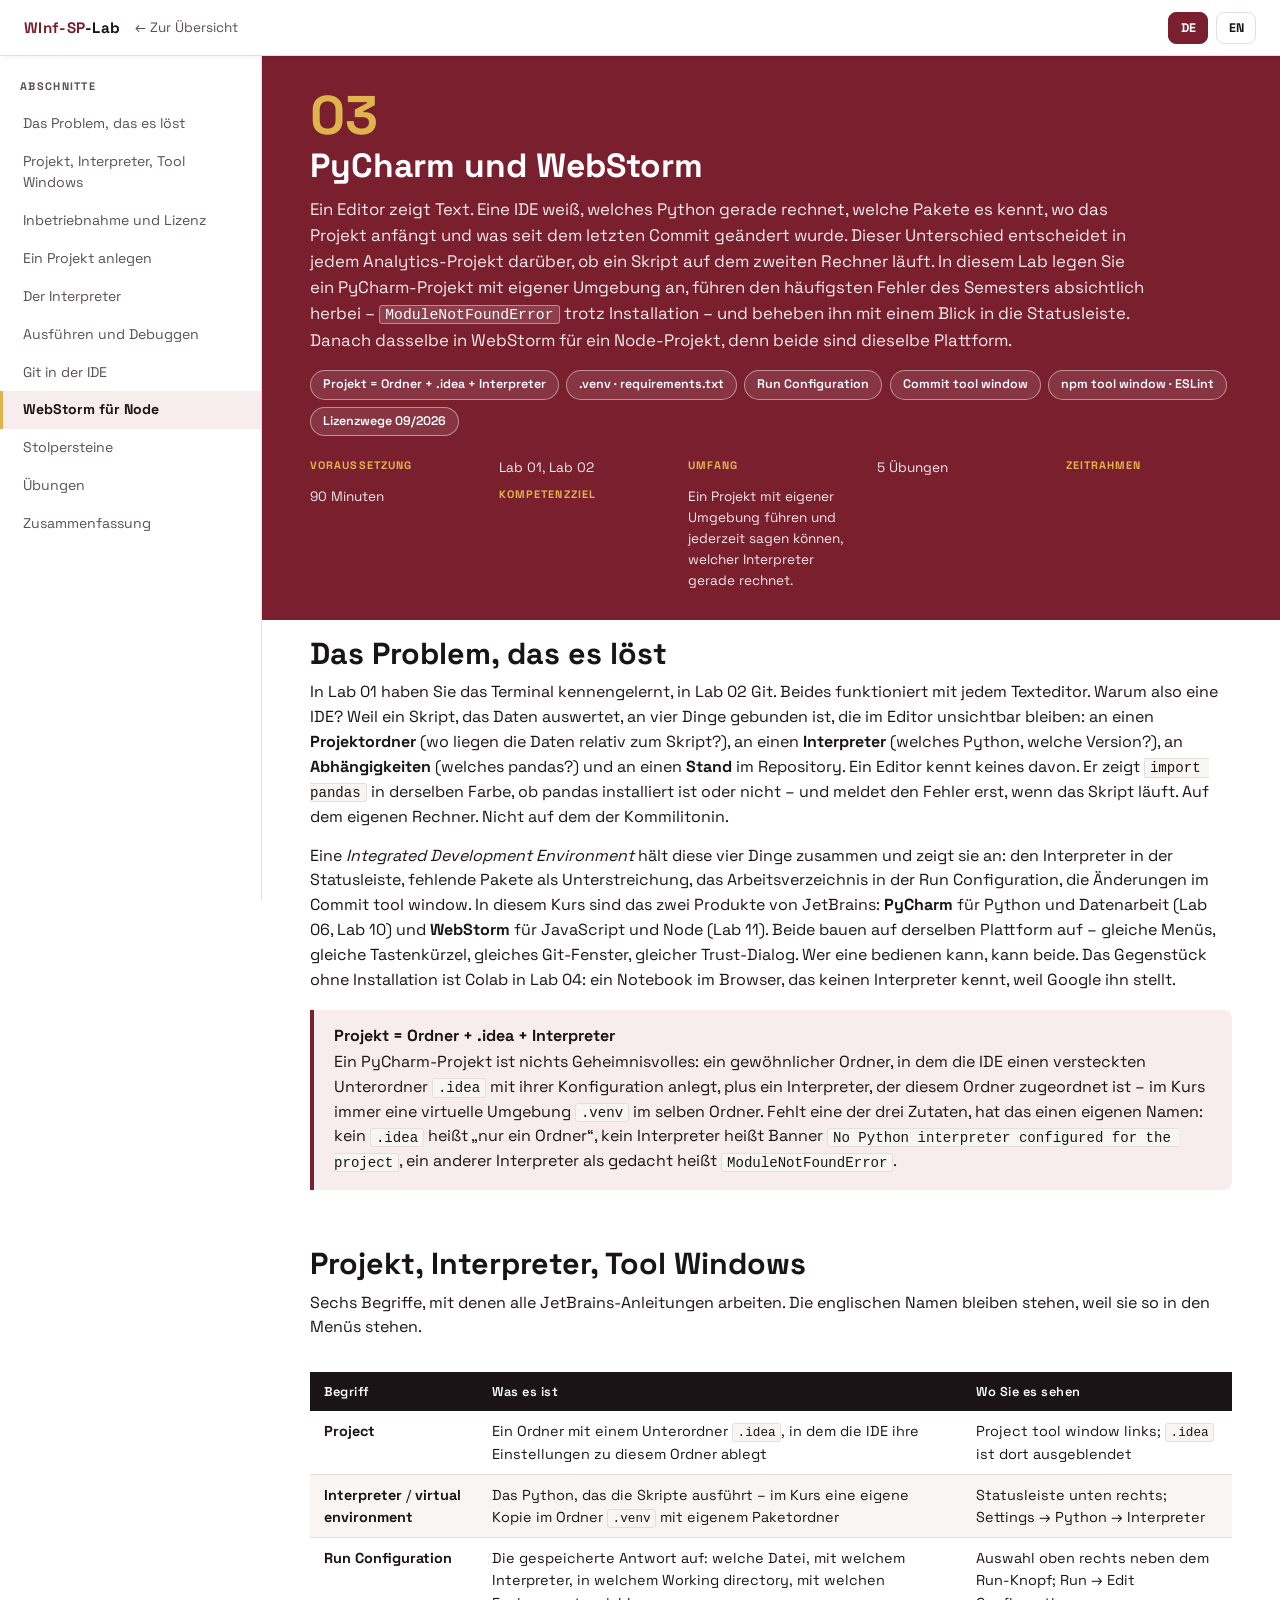
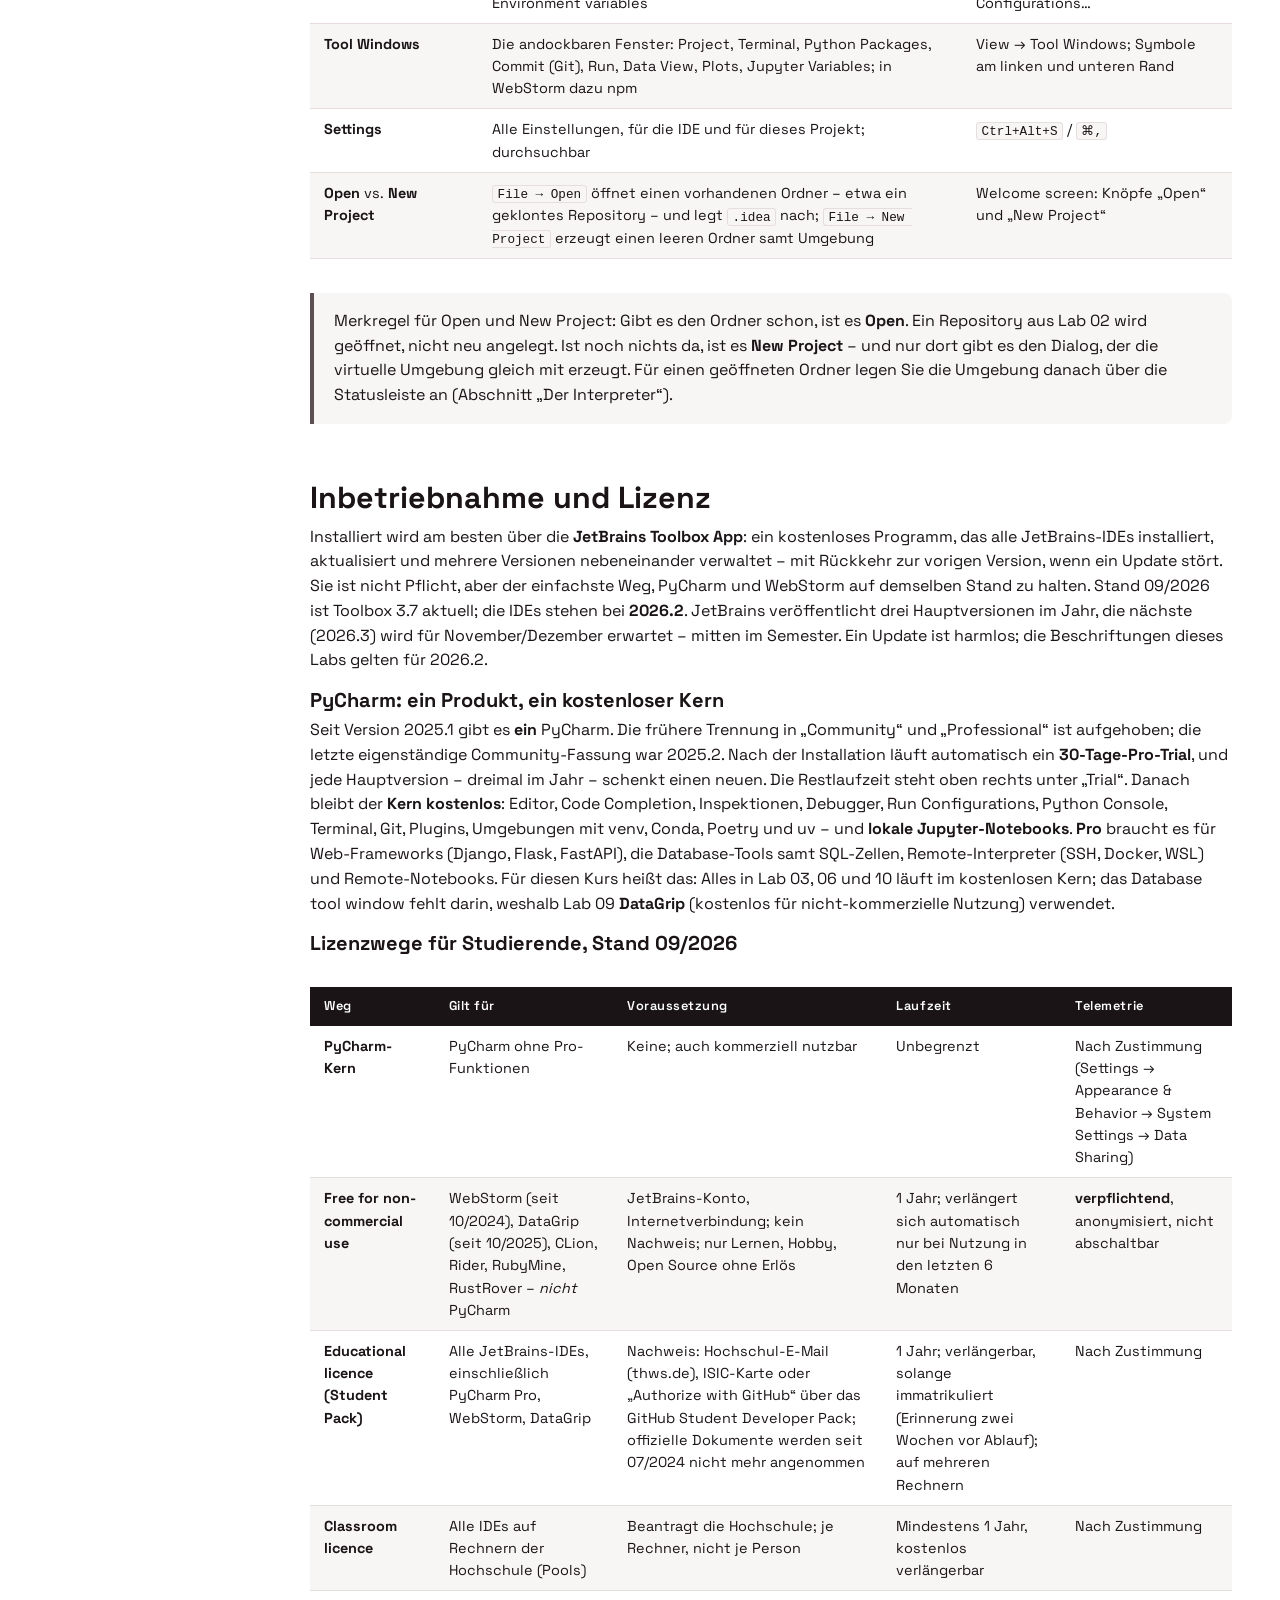
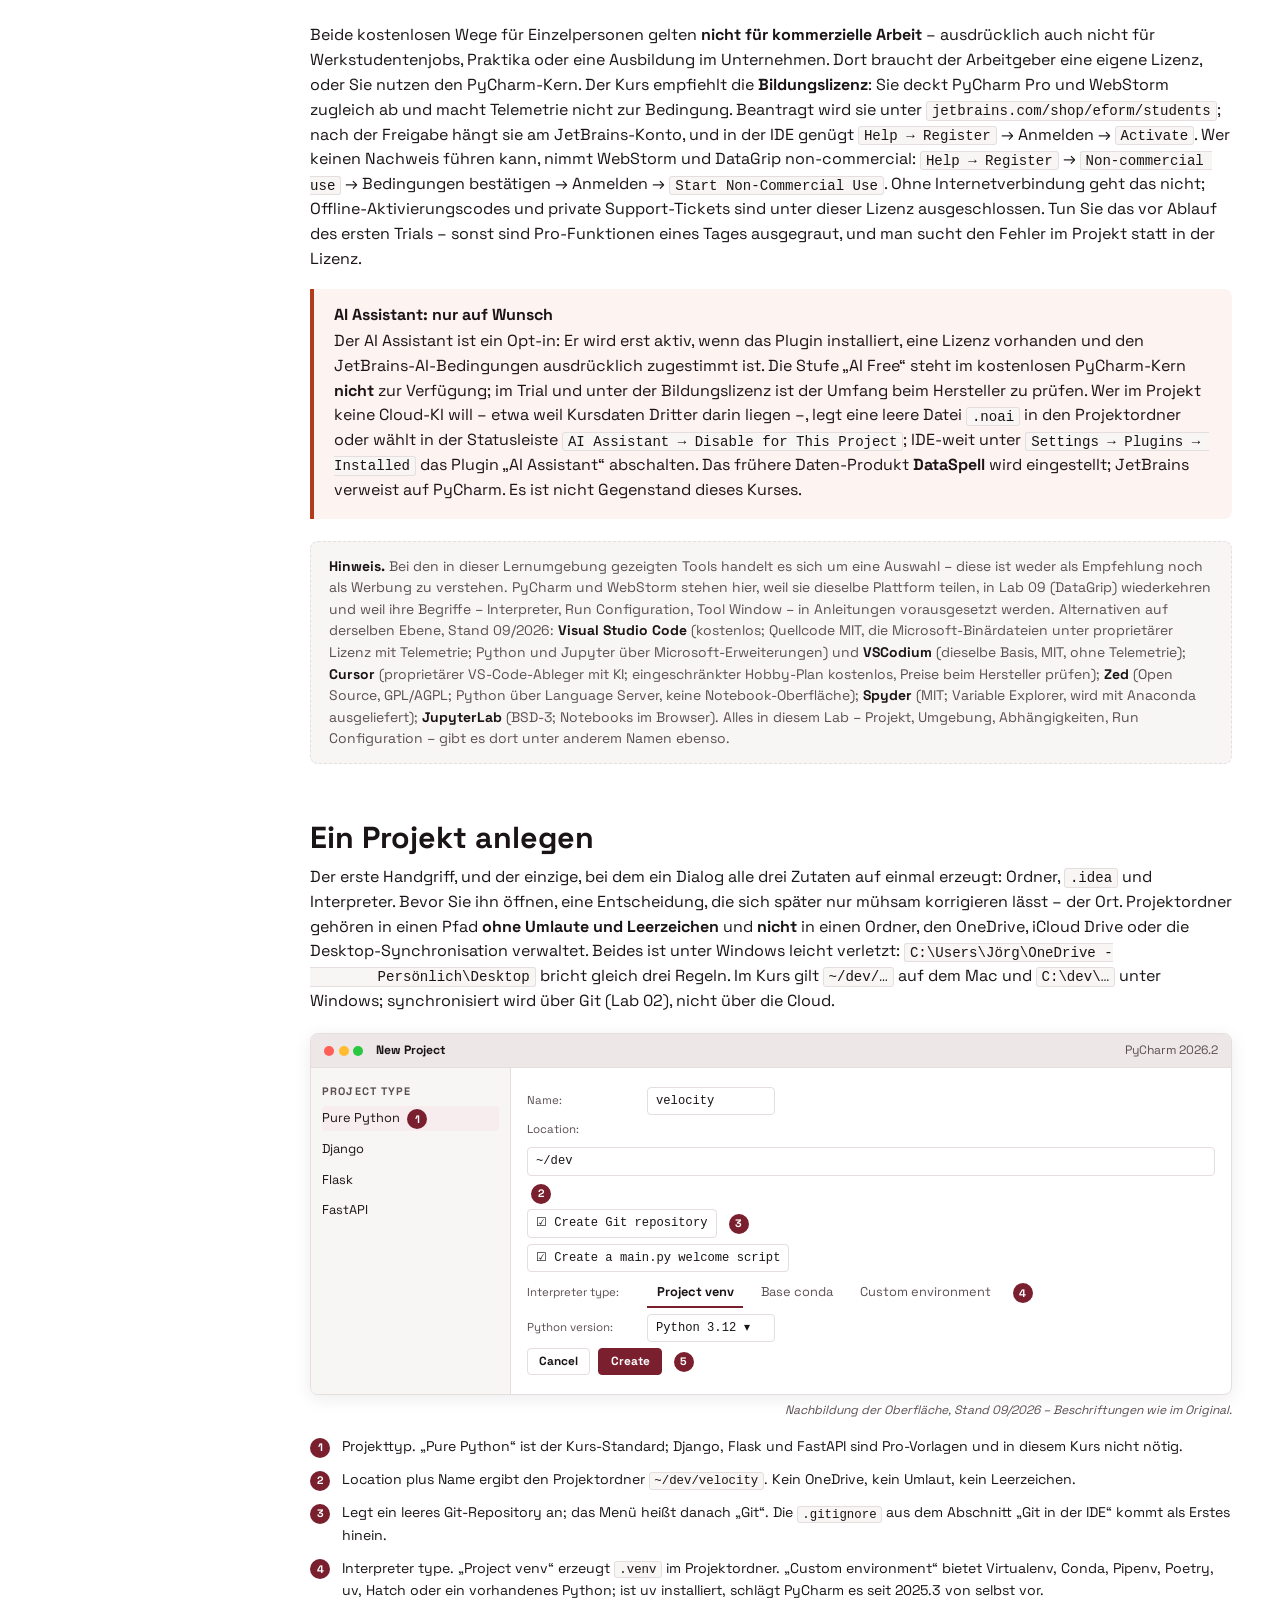
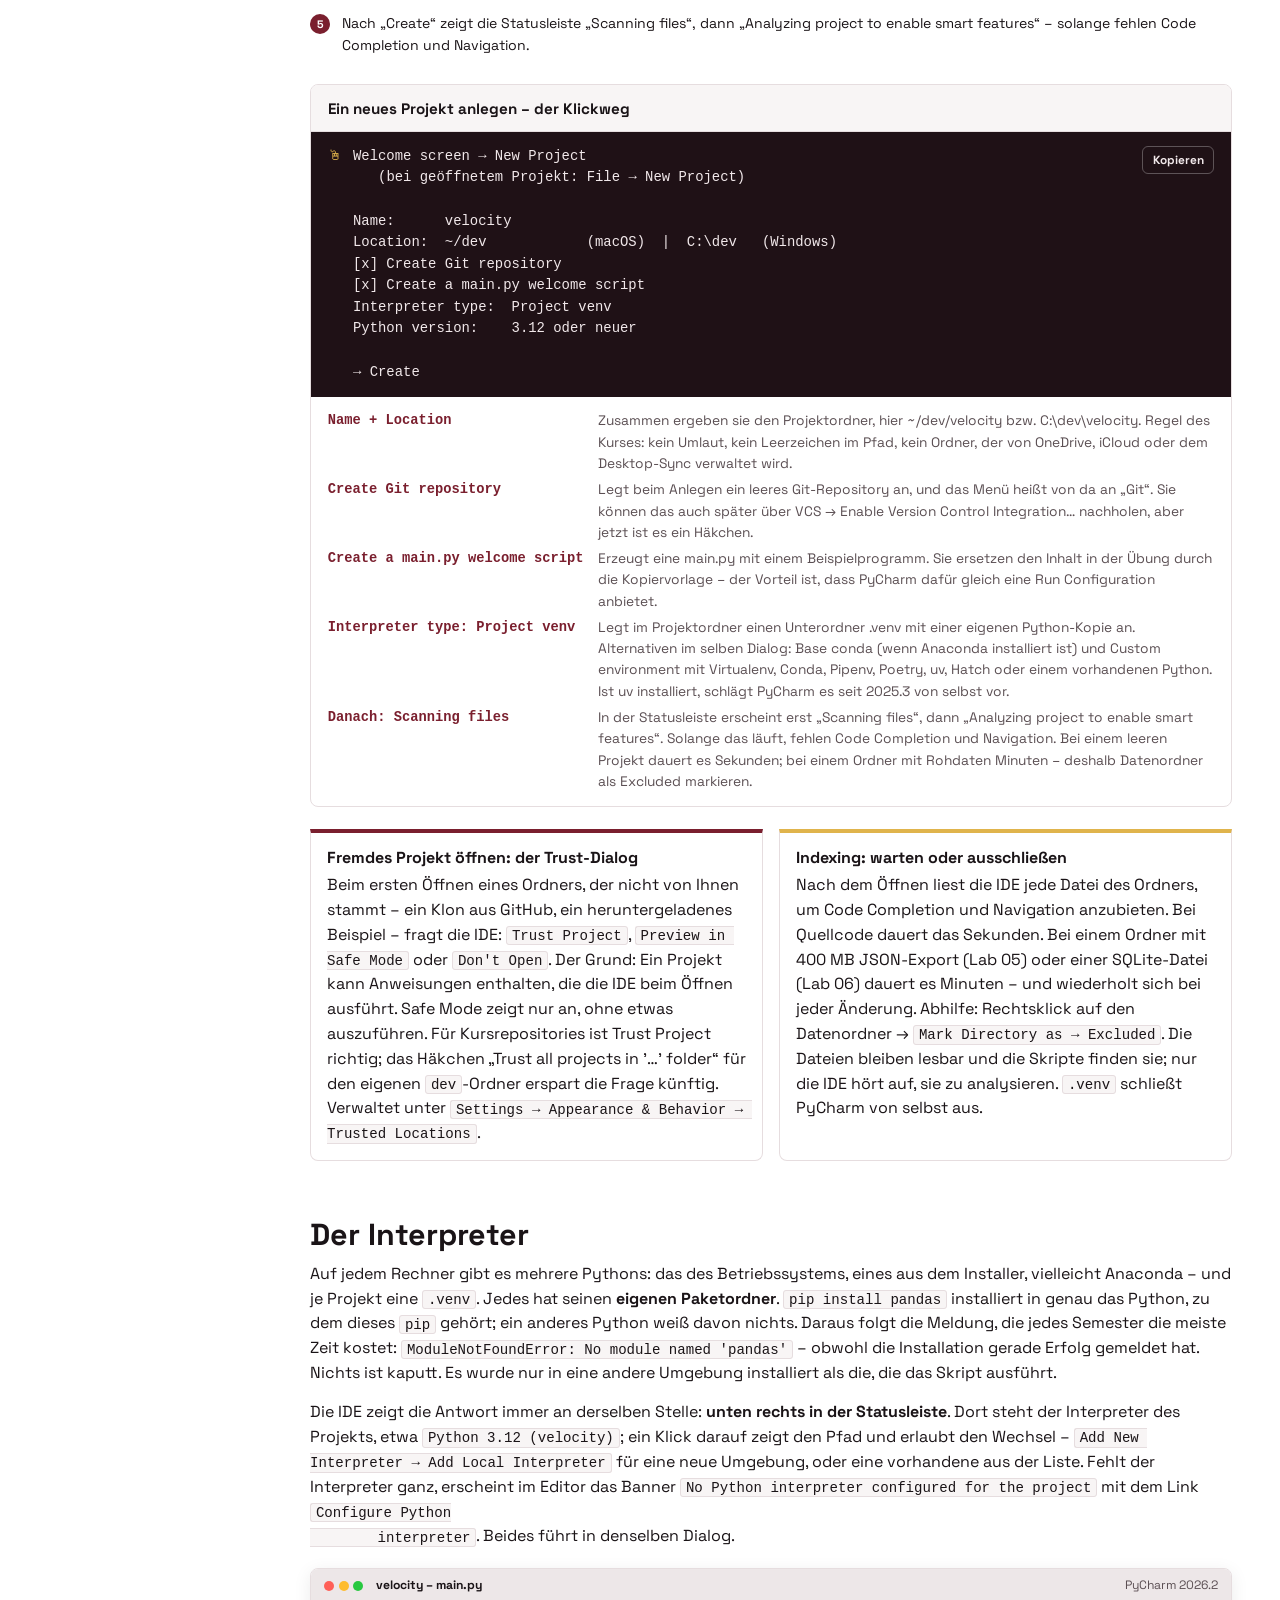
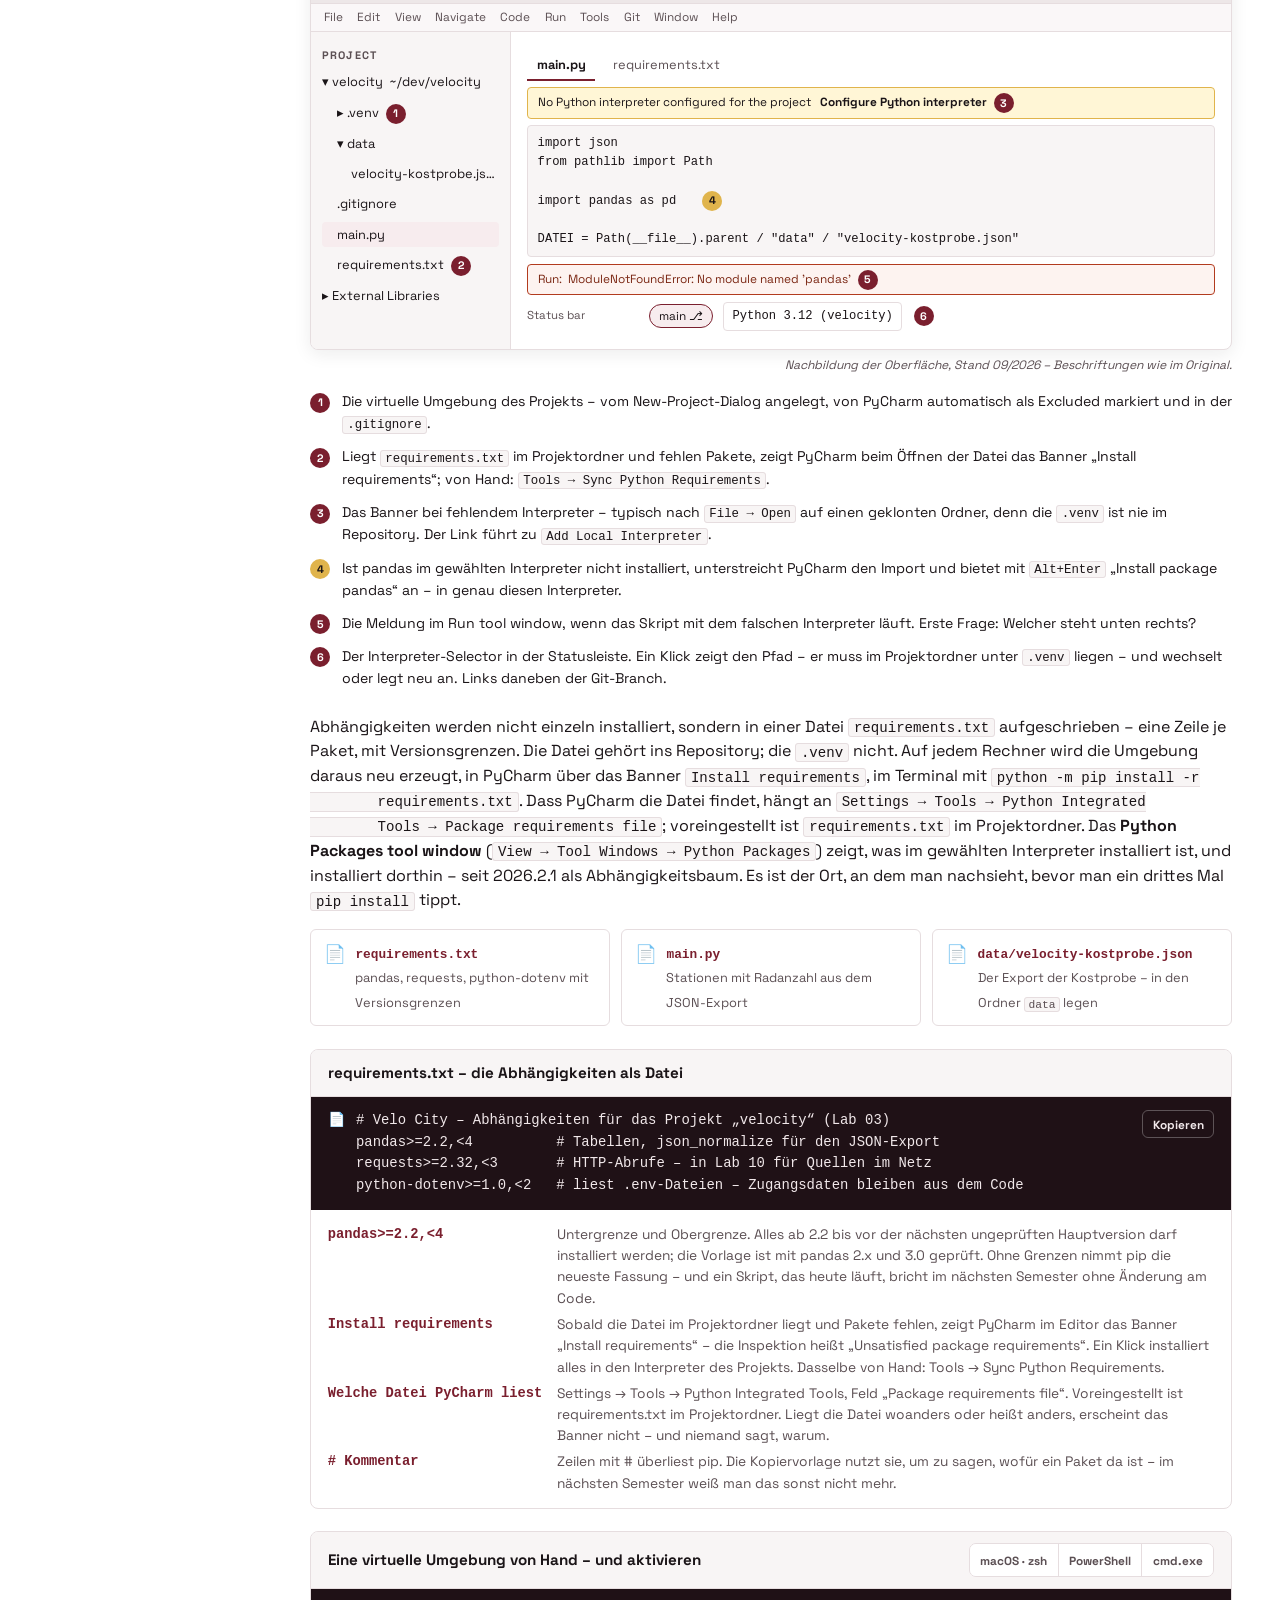
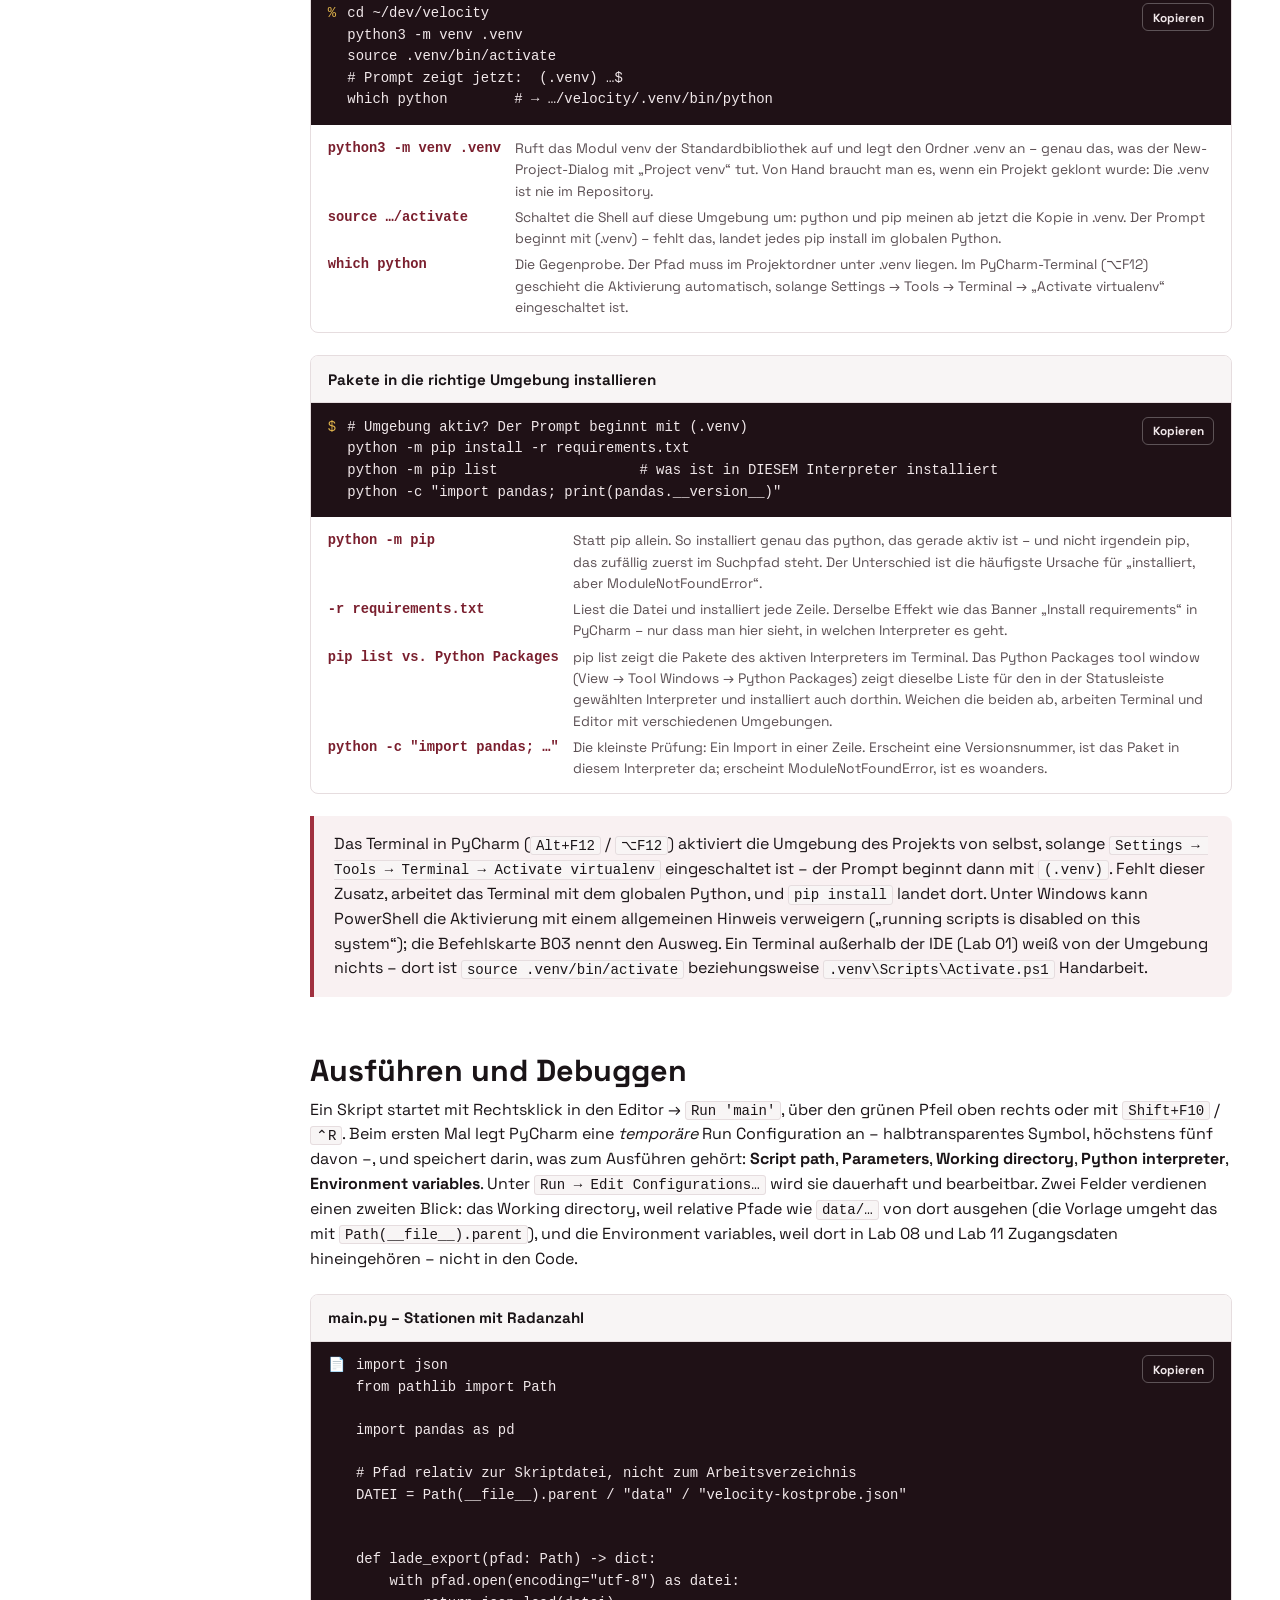
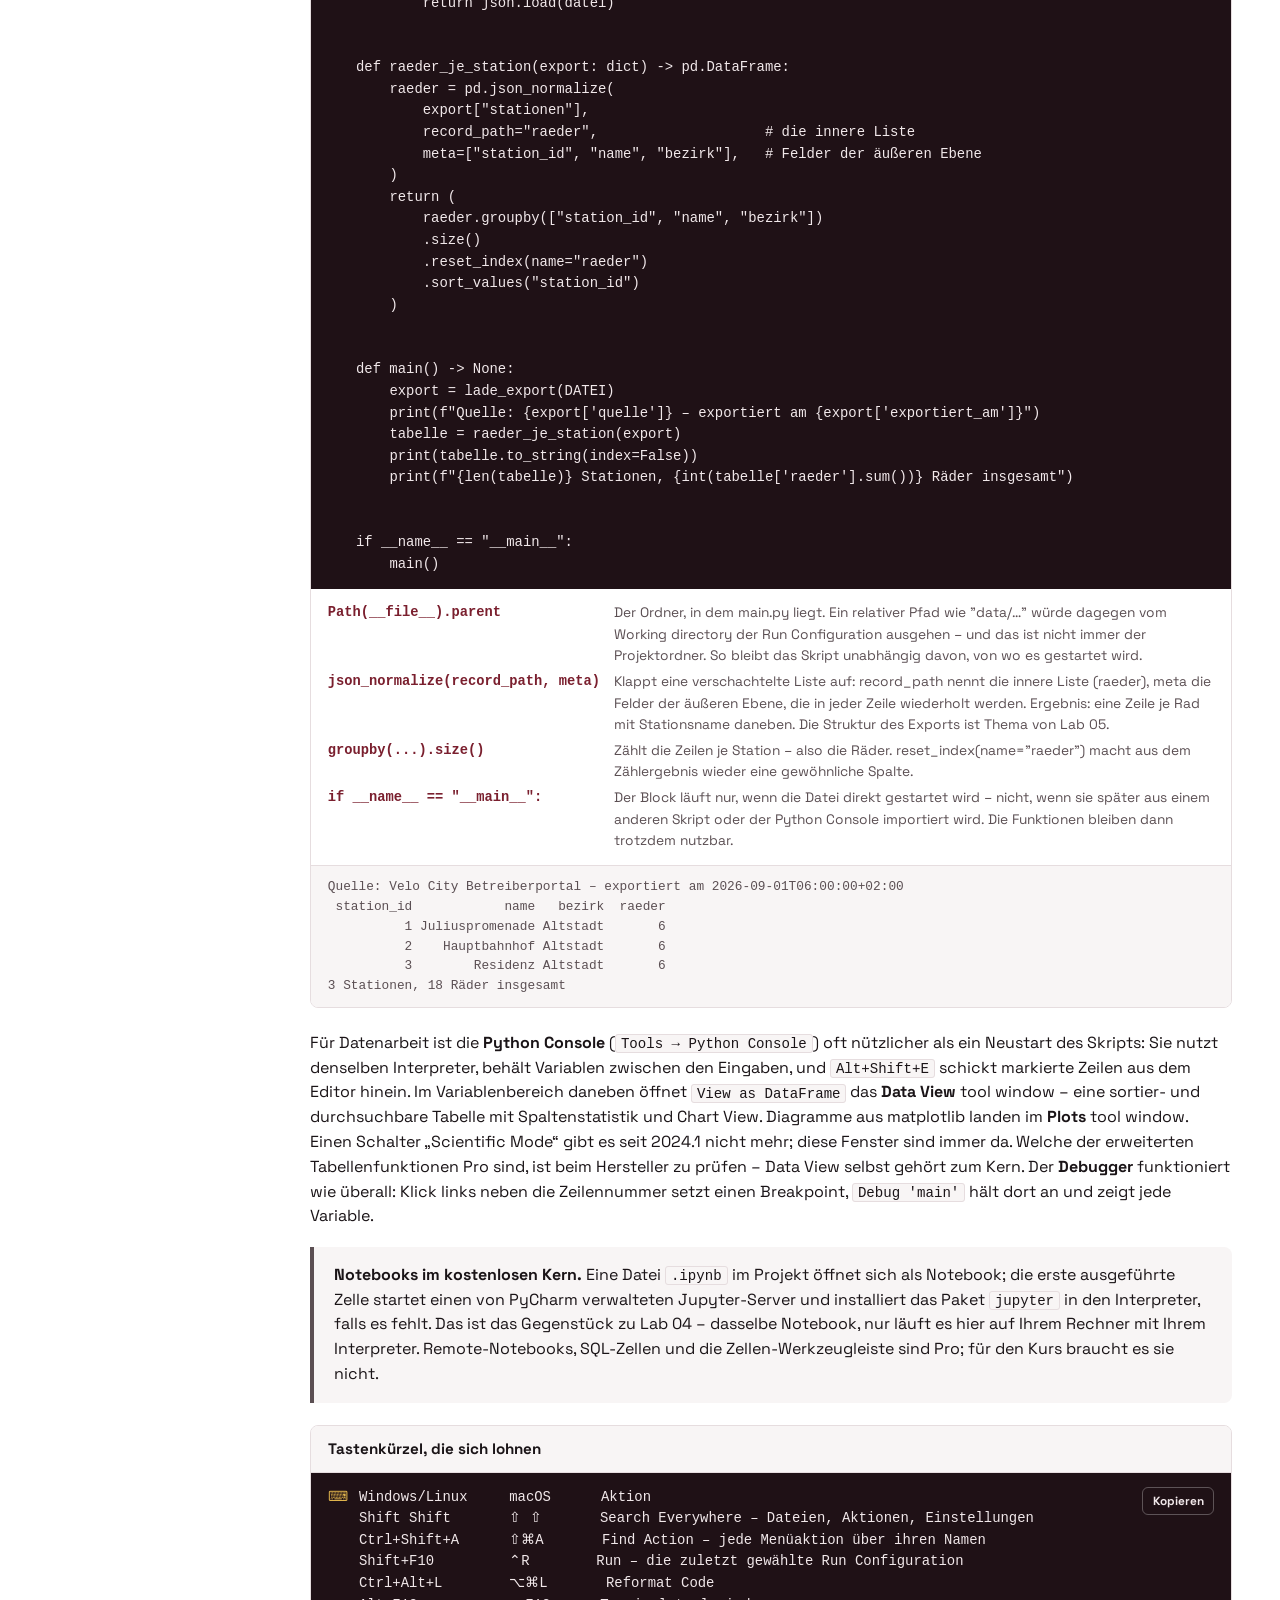
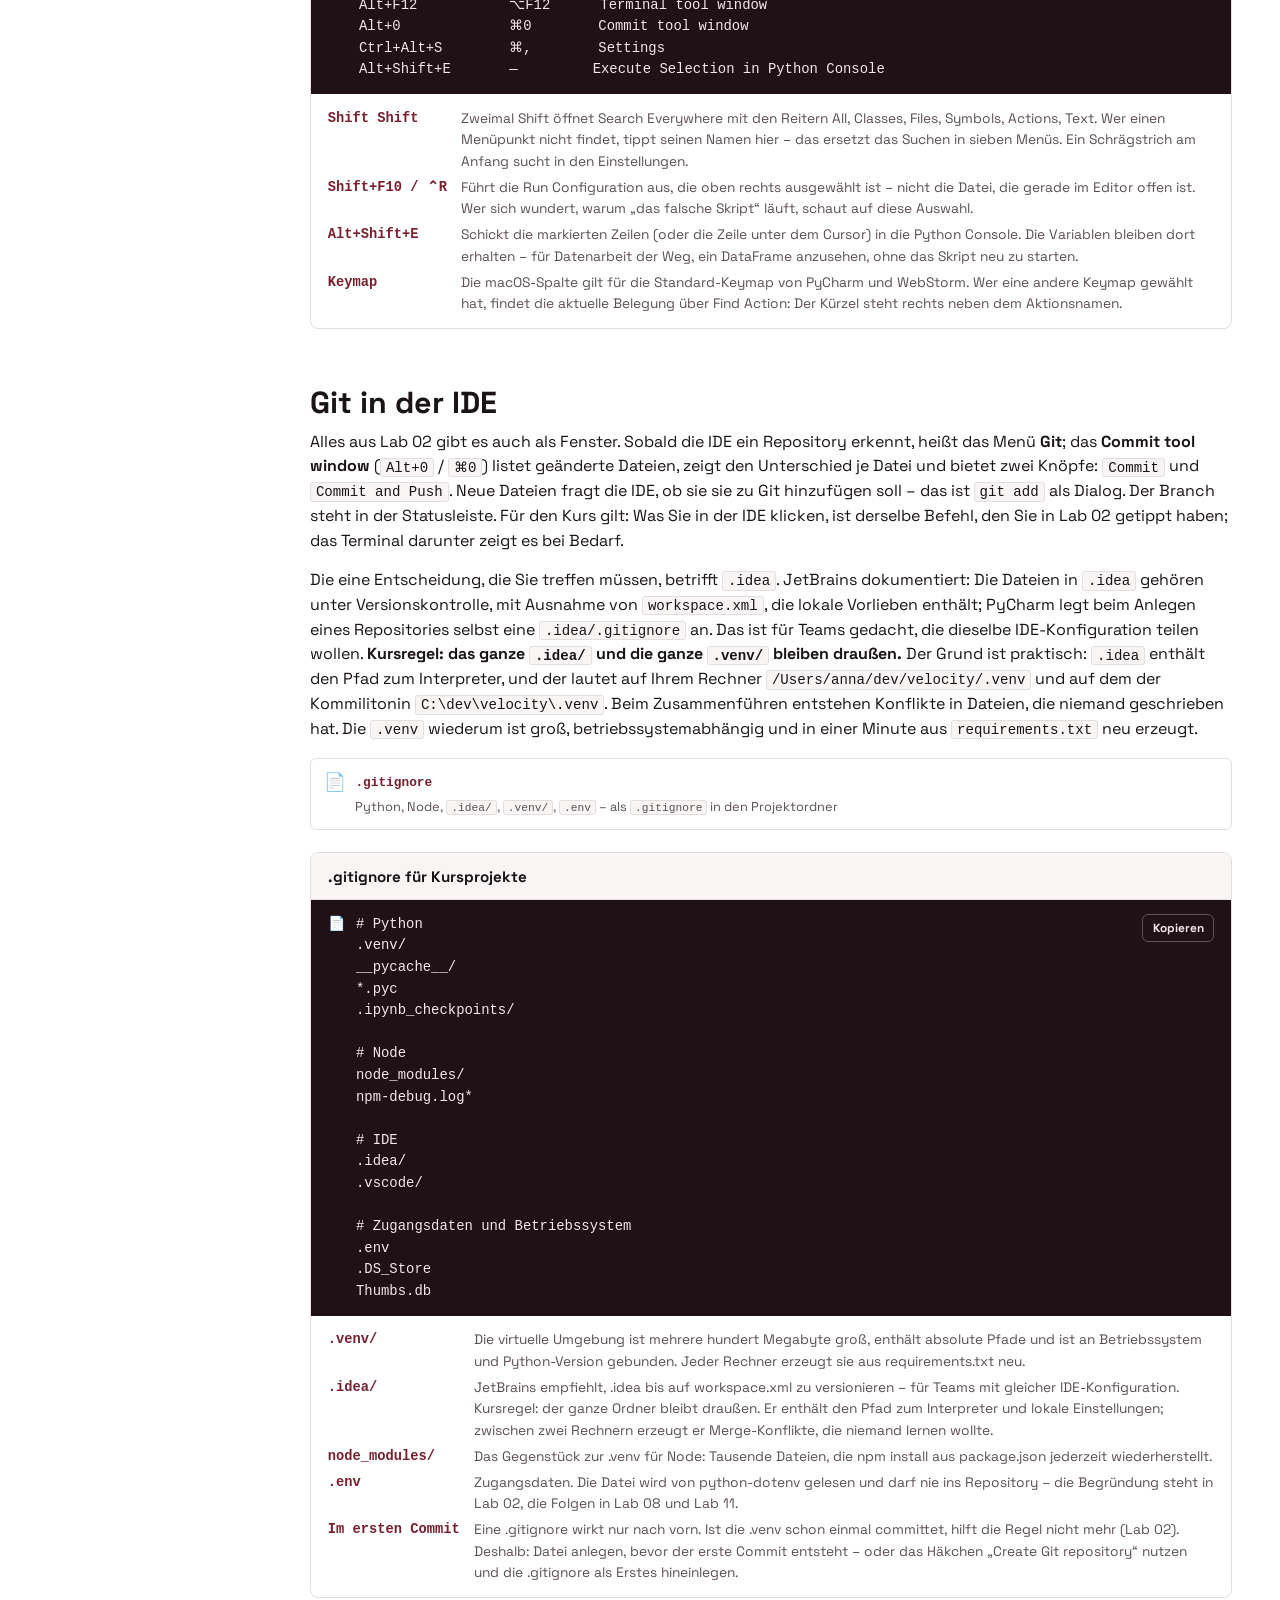
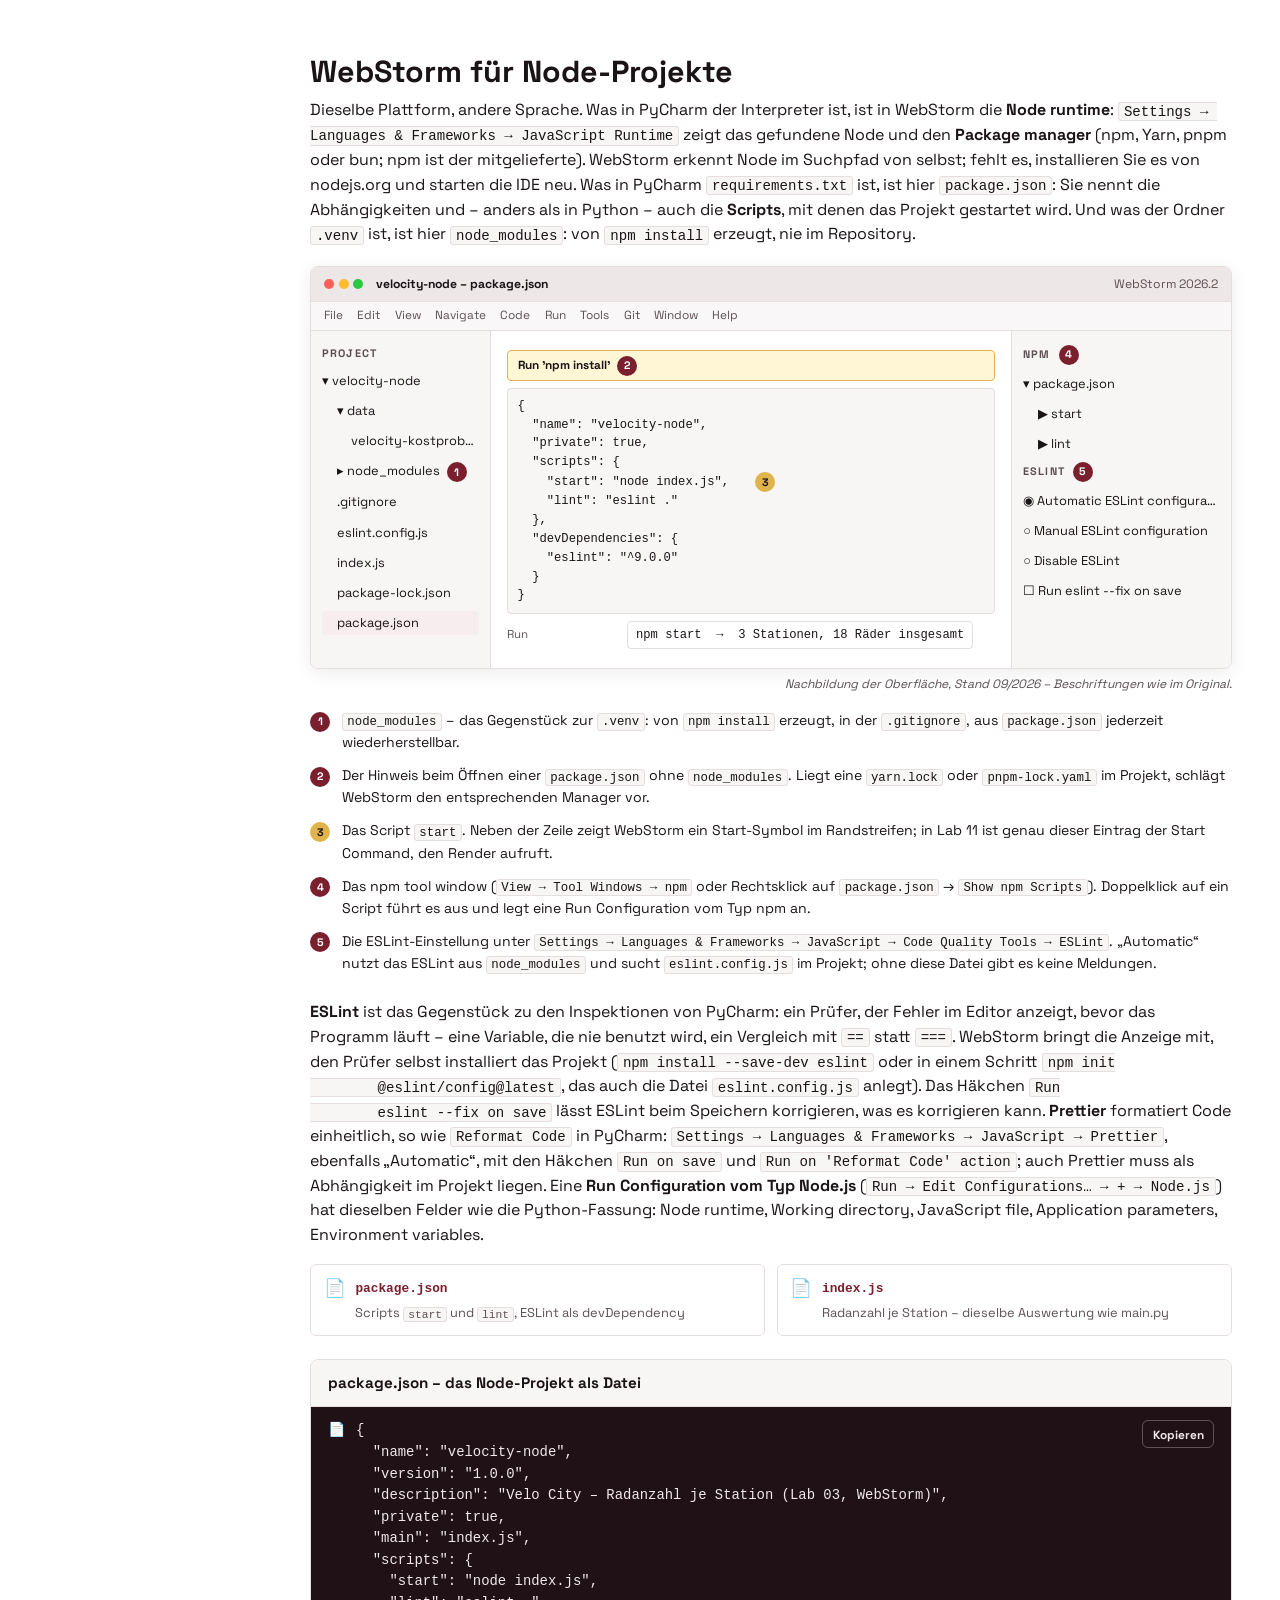
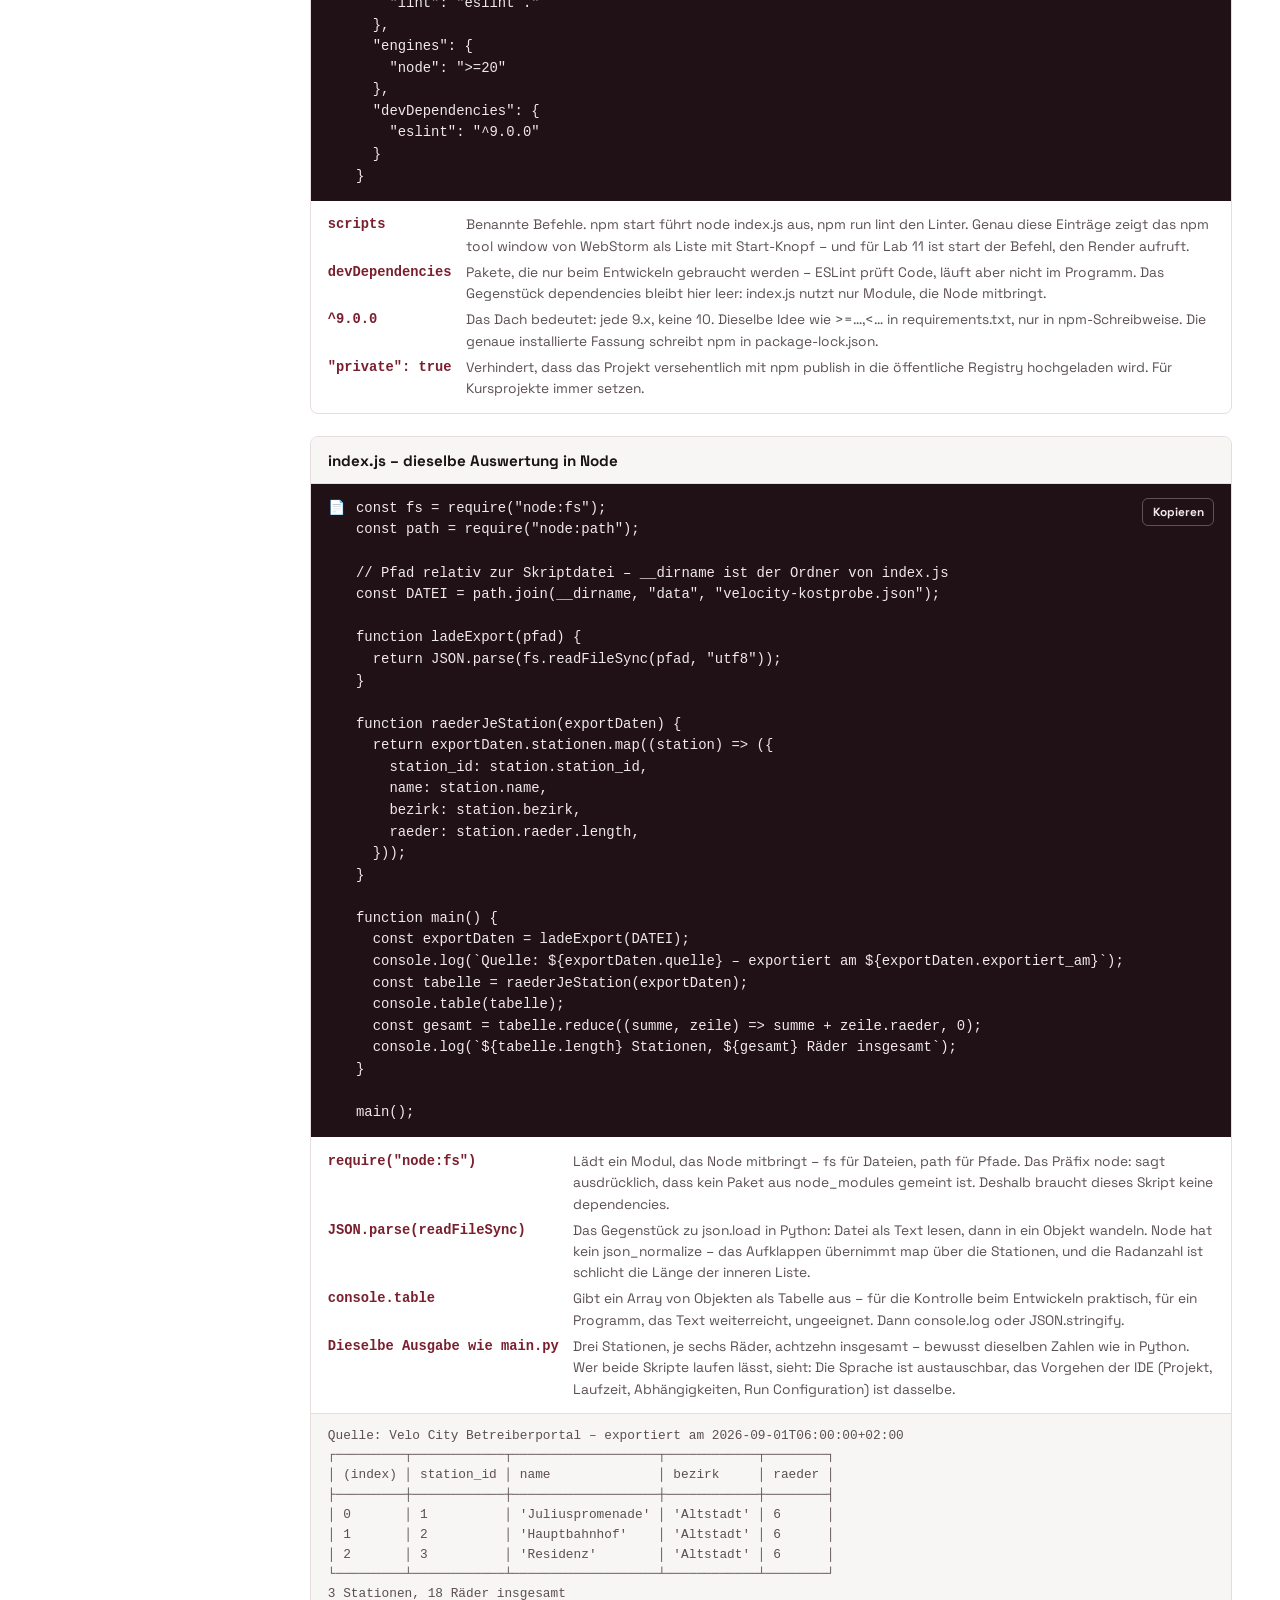
<file: lab-03-ide.html>
<!DOCTYPE html>
<html lang="de" data-lang="de">
<head>
  <meta charset="UTF-8" />
  <meta name="viewport" content="width=device-width, initial-scale=1.0" />
  <title>Lab 03 · PyCharm und WebStorm · WInf-SP-Lab</title>
  <meta name="winf:titel-en" content="Lab 03 · PyCharm and WebStorm · WInf-SP-Lab" />
  <link rel="preconnect" href="https://fonts.googleapis.com">
  <link rel="preconnect" href="https://fonts.gstatic.com" crossorigin>
  <link href="https://fonts.googleapis.com/css2?family=Space+Grotesk:wght@400;500;600;700;800&display=swap" rel="stylesheet">
  <link rel="stylesheet" href="assets/winf.css" />
  <link rel="icon" href="data:image/svg+xml,<svg xmlns='http://www.w3.org/2000/svg' viewBox='0 0 32 32'><rect width='32' height='32' fill='%237A1F2E'/><text x='16' y='23' font-family='sans-serif' font-size='18' font-weight='bold' text-anchor='middle' fill='%23E0B44C'>W</text></svg>" />
</head>
<body class="lab-page" data-lab="lab-03">

<header class="header">
  <div class="header-left">
    <a class="header-logo" href="index.html" data-lab-link><span class="mark">WInf-SP</span>-Lab</a>
    <a class="header-back" href="index.html" data-lab-link>
      <span lang="de">← Zur Übersicht</span><span lang="en">← Back to overview</span>
    </a>
  </div>
  <div class="header-right">
    <button class="lang-btn active" data-lang-btn="de" aria-pressed="true">DE</button>
    <button class="lang-btn" data-lang-btn="en" aria-pressed="false">EN</button>
  </div>
</header>

<nav class="sidebar" aria-label="Lab-Navigation">
  <div class="sidebar-title"><span lang="de">Abschnitte</span><span lang="en">Sections</span></div>
  <a class="sidebar-link" href="#warum"><span lang="de">Das Problem, das es löst</span><span lang="en">The problem it solves</span></a>
  <a class="sidebar-link" href="#begriffe"><span lang="de">Projekt, Interpreter, Tool Windows</span><span lang="en">Project, interpreter, tool windows</span></a>
  <a class="sidebar-link" href="#inbetrieb"><span lang="de">Inbetriebnahme und Lizenz</span><span lang="en">Setting it up, and the licence</span></a>
  <a class="sidebar-link" href="#projekt"><span lang="de">Ein Projekt anlegen</span><span lang="en">Creating a project</span></a>
  <a class="sidebar-link" href="#interpreter"><span lang="de">Der Interpreter</span><span lang="en">The interpreter</span></a>
  <a class="sidebar-link" href="#ausfuehren"><span lang="de">Ausführen und Debuggen</span><span lang="en">Running and debugging</span></a>
  <a class="sidebar-link" href="#git"><span lang="de">Git in der IDE</span><span lang="en">Git in the IDE</span></a>
  <a class="sidebar-link" href="#webstorm"><span lang="de">WebStorm für Node</span><span lang="en">WebStorm for Node</span></a>
  <a class="sidebar-link" href="#stolper"><span lang="de">Stolpersteine</span><span lang="en">Stumbling blocks</span></a>
  <a class="sidebar-link" href="#uebungen"><span lang="de">Übungen</span><span lang="en">Exercises</span></a>
  <a class="sidebar-link" href="#zusammenfassung"><span lang="de">Zusammenfassung</span><span lang="en">Summary</span></a>
</nav>

<div class="lab-header">
  <div class="lab-num-big">03</div>
  <h1 class="lab-title"><span lang="de">PyCharm und WebStorm</span><span lang="en">PyCharm and WebStorm</span></h1>
  <p class="lab-intro">
    <span lang="de">Ein Editor zeigt Text. Eine IDE weiß, welches Python gerade rechnet, welche Pakete es kennt, wo
      das Projekt anfängt und was seit dem letzten Commit geändert wurde. Dieser Unterschied entscheidet in jedem
      Analytics-Projekt darüber, ob ein Skript auf dem zweiten Rechner läuft. In diesem Lab legen Sie ein
      PyCharm-Projekt mit eigener Umgebung an, führen den häufigsten Fehler des Semesters absichtlich herbei –
      <code>ModuleNotFoundError</code> trotz Installation – und beheben ihn mit einem Blick in die Statusleiste. Danach
      dasselbe in WebStorm für ein Node-Projekt, denn beide sind dieselbe Plattform.</span>
    <span lang="en">An editor shows text. An IDE knows which Python is computing right now, which packages it knows,
      where the project begins and what has changed since the last commit. That difference decides, in every analytics
      project, whether a script runs on the second machine. In this lab you create a PyCharm project with its own
      environment, deliberately cause the semester's most common error – <code>ModuleNotFoundError</code> despite
      installation – and fix it with one look at the status bar. Then the same in WebStorm for a Node project, because
      both are the same platform.</span>
  </p>
  <div class="lernziele">
    <span class="lernziel-chip"><span lang="de">Projekt = Ordner + .idea + Interpreter</span><span lang="en">Project = folder + .idea + interpreter</span></span>
    <span class="lernziel-chip">.venv · requirements.txt</span>
    <span class="lernziel-chip">Run Configuration</span>
    <span class="lernziel-chip">Commit tool window</span>
    <span class="lernziel-chip">npm tool window · ESLint</span>
    <span class="lernziel-chip"><span lang="de">Lizenzwege 09/2026</span><span lang="en">Licence routes 09/2026</span></span>
  </div>
  <div data-einordnung></div>
</div>

<main class="main-content">

  <section class="section-block" id="warum">
    <h2><span lang="de">Das Problem, das es löst</span><span lang="en">The problem it solves</span></h2>
    <p>
      <span lang="de">In Lab 01 haben Sie das Terminal kennengelernt, in Lab 02 Git. Beides funktioniert mit jedem
        Texteditor. Warum also eine IDE? Weil ein Skript, das Daten auswertet, an vier Dinge gebunden ist, die im
        Editor unsichtbar bleiben: an einen <strong>Projektordner</strong> (wo liegen die Daten relativ zum Skript?),
        an einen <strong>Interpreter</strong> (welches Python, welche Version?), an <strong>Abhängigkeiten</strong>
        (welches pandas?) und an einen <strong>Stand</strong> im Repository. Ein Editor kennt keines davon. Er zeigt
        <code>import pandas</code> in derselben Farbe, ob pandas installiert ist oder nicht – und meldet den Fehler erst,
        wenn das Skript läuft. Auf dem eigenen Rechner. Nicht auf dem der Kommilitonin.</span>
      <span lang="en">In lab 01 you met the terminal, in lab 02 Git. Both work with any text editor. So why an IDE?
        Because a script that analyses data is bound to four things that stay invisible in an editor: a
        <strong>project folder</strong> (where is the data relative to the script?), an <strong>interpreter</strong>
        (which Python, which version?), <strong>dependencies</strong> (which pandas?) and a <strong>state</strong> in the
        repository. An editor knows none of them. It shows <code>import pandas</code> in the same colour whether pandas is
        installed or not – and reports the error only when the script runs. On your own machine. Not on your fellow
        student's.</span>
    </p>
    <p>
      <span lang="de">Eine <em>Integrated Development Environment</em> hält diese vier Dinge zusammen und zeigt sie
        an: den Interpreter in der Statusleiste, fehlende Pakete als Unterstreichung, das Arbeitsverzeichnis in der Run
        Configuration, die Änderungen im Commit tool window. In diesem Kurs sind das zwei Produkte von JetBrains:
        <strong>PyCharm</strong> für Python und Datenarbeit (Lab 06, Lab 10) und <strong>WebStorm</strong> für JavaScript
        und Node (Lab 11). Beide bauen auf derselben Plattform auf – gleiche Menüs, gleiche Tastenkürzel, gleiches
        Git-Fenster, gleicher Trust-Dialog. Wer eine bedienen kann, kann beide. Das Gegenstück ohne Installation ist
        Colab in Lab 04: ein Notebook im Browser, das keinen Interpreter kennt, weil Google ihn stellt.</span>
      <span lang="en">An <em>integrated development environment</em> keeps these four things together and shows them:
        the interpreter in the status bar, missing packages as an underline, the working directory in the Run
        Configuration, the changes in the Commit tool window. In this course these are two JetBrains products:
        <strong>PyCharm</strong> for Python and data work (labs 06, 10) and <strong>WebStorm</strong> for JavaScript and
        Node (lab 11). Both are built on the same platform – same menus, same shortcuts, same Git window, same trust
        dialog. Whoever can operate one can operate both. The counterpart without installation is Colab in lab 04: a
        notebook in the browser that knows no interpreter because Google provides it.</span>
    </p>
    <div class="concept-box">
      <h3><span lang="de">Projekt = Ordner + .idea + Interpreter</span><span lang="en">Project = folder + .idea + interpreter</span></h3>
      <p><span lang="de">Ein PyCharm-Projekt ist nichts Geheimnisvolles: ein gewöhnlicher Ordner, in dem die IDE einen
        versteckten Unterordner <code>.idea</code> mit ihrer Konfiguration anlegt, plus ein Interpreter, der diesem
        Ordner zugeordnet ist – im Kurs immer eine virtuelle Umgebung <code>.venv</code> im selben Ordner. Fehlt eine
        der drei Zutaten, hat das einen eigenen Namen: kein <code>.idea</code> heißt „nur ein Ordner“, kein Interpreter
        heißt Banner <code>No Python interpreter configured for the project</code>, ein anderer Interpreter als
        gedacht heißt <code>ModuleNotFoundError</code>.</span>
      <span lang="en">A PyCharm project is nothing mysterious: an ordinary folder in which the IDE creates a hidden
        subfolder <code>.idea</code> with its configuration, plus an interpreter assigned to this folder – in the course
        always a virtual environment <code>.venv</code> in the same folder. If one of the three ingredients is missing,
        it has its own name: no <code>.idea</code> means “just a folder”, no interpreter means the banner <code>No Python
        interpreter configured for the project</code>, a different interpreter than intended means
        <code>ModuleNotFoundError</code>.</span></p>
    </div>
  </section>

  <section class="section-block" id="begriffe">
    <h2><span lang="de">Projekt, Interpreter, Tool Windows</span><span lang="en">Project, interpreter, tool windows</span></h2>
    <p>
      <span lang="de">Sechs Begriffe, mit denen alle JetBrains-Anleitungen arbeiten. Die englischen Namen bleiben
        stehen, weil sie so in den Menüs stehen.</span>
      <span lang="en">Six terms every JetBrains guide works with. The English names stay because that is how they appear
        in the menus.</span>
    </p>
    <div class="table-scroll">
      <table>
        <thead>
          <tr>
            <th><span lang="de">Begriff</span><span lang="en">Term</span></th>
            <th><span lang="de">Was es ist</span><span lang="en">What it is</span></th>
            <th><span lang="de">Wo Sie es sehen</span><span lang="en">Where you see it</span></th>
          </tr>
        </thead>
        <tbody>
          <tr>
            <td><strong>Project</strong></td>
            <td><span lang="de">Ein Ordner mit einem Unterordner <code>.idea</code>, in dem die IDE ihre Einstellungen zu diesem Ordner ablegt</span><span lang="en">A folder with a subfolder <code>.idea</code> in which the IDE stores its settings for this folder</span></td>
            <td><span lang="de">Project tool window links; <code>.idea</code> ist dort ausgeblendet</span><span lang="en">Project tool window on the left; <code>.idea</code> is hidden there</span></td>
          </tr>
          <tr>
            <td><strong>Interpreter</strong> / <strong>virtual environment</strong></td>
            <td><span lang="de">Das Python, das die Skripte ausführt – im Kurs eine eigene Kopie im Ordner <code>.venv</code> mit eigenem Paketordner</span><span lang="en">The Python that runs the scripts – in the course its own copy in the folder <code>.venv</code> with its own package folder</span></td>
            <td><span lang="de">Statusleiste unten rechts; Settings → Python → Interpreter</span><span lang="en">Status bar at the bottom right; Settings → Python → Interpreter</span></td>
          </tr>
          <tr>
            <td><strong>Run Configuration</strong></td>
            <td><span lang="de">Die gespeicherte Antwort auf: welche Datei, mit welchem Interpreter, in welchem Working directory, mit welchen Environment variables</span><span lang="en">The stored answer to: which file, with which interpreter, in which working directory, with which environment variables</span></td>
            <td><span lang="de">Auswahl oben rechts neben dem Run-Knopf; Run → Edit Configurations…</span><span lang="en">Selector at the top right beside the Run button; Run → Edit Configurations…</span></td>
          </tr>
          <tr>
            <td><strong>Tool Windows</strong></td>
            <td><span lang="de">Die andockbaren Fenster: Project, Terminal, Python Packages, Commit (Git), Run, Data View, Plots, Jupyter Variables; in WebStorm dazu npm</span><span lang="en">The dockable windows: Project, Terminal, Python Packages, Commit (Git), Run, Data View, Plots, Jupyter Variables; in WebStorm also npm</span></td>
            <td><span lang="de">View → Tool Windows; Symbole am linken und unteren Rand</span><span lang="en">View → Tool Windows; icons on the left and bottom edge</span></td>
          </tr>
          <tr>
            <td><strong>Settings</strong></td>
            <td><span lang="de">Alle Einstellungen, für die IDE und für dieses Projekt; durchsuchbar</span><span lang="en">All settings, for the IDE and for this project; searchable</span></td>
            <td><code>Ctrl+Alt+S</code> / <code>⌘,</code></td>
          </tr>
          <tr>
            <td><strong>Open</strong> vs. <strong>New Project</strong></td>
            <td><span lang="de"><code>File → Open</code> öffnet einen vorhandenen Ordner – etwa ein geklontes Repository – und legt <code>.idea</code> nach; <code>File → New Project</code> erzeugt einen leeren Ordner samt Umgebung</span><span lang="en"><code>File → Open</code> opens an existing folder – such as a cloned repository – and adds <code>.idea</code>; <code>File → New Project</code> creates an empty folder together with an environment</span></td>
            <td><span lang="de">Welcome screen: Knöpfe „Open“ und „New Project“</span><span lang="en">Welcome screen: buttons “Open” and “New Project”</span></td>
          </tr>
        </tbody>
      </table>
    </div>
    <div class="info-box">
      <p><span lang="de">Merkregel für Open und New Project: Gibt es den Ordner schon, ist es <strong>Open</strong>.
        Ein Repository aus Lab 02 wird geöffnet, nicht neu angelegt. Ist noch nichts da, ist es <strong>New
        Project</strong> – und nur dort gibt es den Dialog, der die virtuelle Umgebung gleich mit erzeugt. Für einen
        geöffneten Ordner legen Sie die Umgebung danach über die Statusleiste an (Abschnitt „Der Interpreter“).</span>
      <span lang="en">Rule of thumb for Open and New Project: if the folder already exists, it is <strong>Open</strong>. A
        repository from lab 02 is opened, not created anew. If nothing is there yet, it is <strong>New Project</strong> –
        and only there is the dialog that creates the virtual environment at the same time. For an opened folder you add
        the environment afterwards via the status bar (section “The interpreter”).</span></p>
    </div>
  </section>

  <section class="section-block" id="inbetrieb">
    <h2><span lang="de">Inbetriebnahme und Lizenz</span><span lang="en">Setting it up, and the licence</span></h2>
    <p>
      <span lang="de">Installiert wird am besten über die <strong>JetBrains Toolbox App</strong>: ein kostenloses
        Programm, das alle JetBrains-IDEs installiert, aktualisiert und mehrere Versionen nebeneinander verwaltet –
        mit Rückkehr zur vorigen Version, wenn ein Update stört. Sie ist nicht Pflicht, aber der einfachste Weg,
        PyCharm und WebStorm auf demselben Stand zu halten. Stand 09/2026 ist Toolbox 3.7 aktuell; die IDEs stehen bei
        <strong>2026.2</strong>. JetBrains veröffentlicht drei Hauptversionen im Jahr, die nächste (2026.3) wird für
        November/Dezember erwartet – mitten im Semester. Ein Update ist harmlos; die Beschriftungen dieses Labs gelten
        für 2026.2.</span>
      <span lang="en">The best way to install is the <strong>JetBrains Toolbox App</strong>: a free program that
        installs and updates all JetBrains IDEs and manages several versions side by side – with a return to the
        previous version if an update gets in the way. It is not mandatory but the simplest way to keep PyCharm and
        WebStorm on the same level. As of 09/2026 Toolbox 3.7 is current; the IDEs are at <strong>2026.2</strong>.
        JetBrains publishes three major releases a year, the next (2026.3) is expected for November/December – mid-semester.
        An update is harmless; this lab's labels apply to 2026.2.</span>
    </p>
    <h3><span lang="de">PyCharm: ein Produkt, ein kostenloser Kern</span><span lang="en">PyCharm: one product, one free core</span></h3>
    <p>
      <span lang="de">Seit Version 2025.1 gibt es <strong>ein</strong> PyCharm. Die frühere Trennung in „Community“
        und „Professional“ ist aufgehoben; die letzte eigenständige Community-Fassung war 2025.2. Nach der Installation
        läuft automatisch ein <strong>30-Tage-Pro-Trial</strong>, und jede Hauptversion – dreimal im Jahr – schenkt
        einen neuen. Die Restlaufzeit steht oben rechts unter „Trial“. Danach bleibt der <strong>Kern
        kostenlos</strong>: Editor, Code Completion, Inspektionen, Debugger, Run Configurations, Python Console,
        Terminal, Git, Plugins, Umgebungen mit venv, Conda, Poetry und uv – und <strong>lokale Jupyter-Notebooks</strong>.
        <strong>Pro</strong> braucht es für Web-Frameworks (Django, Flask, FastAPI), die Database-Tools samt SQL-Zellen,
        Remote-Interpreter (SSH, Docker, WSL) und Remote-Notebooks. Für diesen Kurs heißt das: Alles in Lab 03, 06 und
        10 läuft im kostenlosen Kern; das Database tool window fehlt darin, weshalb Lab 09 <strong>DataGrip</strong>
        (kostenlos für nicht-kommerzielle Nutzung) verwendet.</span>
      <span lang="en">Since version 2025.1 there is <strong>one</strong> PyCharm. The former split into “Community” and
        “Professional” is gone; the last standalone Community version was 2025.2. After installation a
        <strong>30-day Pro trial</strong> runs automatically, and every major release – three times a year – grants a new
        one. The remaining time is shown at the top right under “Trial”. After that the <strong>core stays
        free</strong>: editor, completion, inspections, debugger, Run Configurations, Python Console, terminal, Git,
        plugins, environments with venv, Conda, Poetry and uv – and <strong>local Jupyter notebooks</strong>.
        <strong>Pro</strong> is needed for web frameworks (Django, Flask, FastAPI), the database tools including SQL
        cells, remote interpreters (SSH, Docker, WSL) and remote notebooks. For this course that means: everything in
        labs 03, 06 and 10 runs in the free core; the Database tool window is not part of it, which is why lab 09 uses
        <strong>DataGrip</strong> (free for non-commercial use).</span>
    </p>
    <h3><span lang="de">Lizenzwege für Studierende, Stand 09/2026</span><span lang="en">Licence routes for students, as of 09/2026</span></h3>
    <div class="table-scroll">
      <table>
        <thead>
          <tr>
            <th><span lang="de">Weg</span><span lang="en">Route</span></th>
            <th><span lang="de">Gilt für</span><span lang="en">Covers</span></th>
            <th><span lang="de">Voraussetzung</span><span lang="en">Requirement</span></th>
            <th><span lang="de">Laufzeit</span><span lang="en">Duration</span></th>
            <th><span lang="de">Telemetrie</span><span lang="en">Telemetry</span></th>
          </tr>
        </thead>
        <tbody>
          <tr>
            <td><strong><span lang="de">PyCharm-Kern</span><span lang="en">PyCharm core</span></strong></td>
            <td><span lang="de">PyCharm ohne Pro-Funktionen</span><span lang="en">PyCharm without Pro features</span></td>
            <td><span lang="de">Keine; auch kommerziell nutzbar</span><span lang="en">None; commercial use allowed</span></td>
            <td><span lang="de">Unbegrenzt</span><span lang="en">Unlimited</span></td>
            <td><span lang="de">Nach Zustimmung (Settings → Appearance &amp; Behavior → System Settings → Data Sharing)</span><span lang="en">After consent (Settings → Appearance &amp; Behavior → System Settings → Data Sharing)</span></td>
          </tr>
          <tr>
            <td><strong>Free for non-commercial use</strong></td>
            <td><span lang="de">WebStorm (seit 10/2024), DataGrip (seit 10/2025), CLion, Rider, RubyMine, RustRover – <em>nicht</em> PyCharm</span><span lang="en">WebStorm (since 10/2024), DataGrip (since 10/2025), CLion, Rider, RubyMine, RustRover – <em>not</em> PyCharm</span></td>
            <td><span lang="de">JetBrains-Konto, Internetverbindung; kein Nachweis; nur Lernen, Hobby, Open Source ohne Erlös</span><span lang="en">JetBrains Account, internet connection; no proof; learning, hobby, open source without revenue only</span></td>
            <td><span lang="de">1 Jahr; verlängert sich automatisch nur bei Nutzung in den letzten 6 Monaten</span><span lang="en">1 year; renews automatically only if used in the last 6 months</span></td>
            <td><span lang="de"><strong>verpflichtend</strong>, anonymisiert, nicht abschaltbar</span><span lang="en"><strong>mandatory</strong>, anonymised, cannot be switched off</span></td>
          </tr>
          <tr>
            <td><strong><span lang="de">Educational licence (Student Pack)</span><span lang="en">Educational licence (Student Pack)</span></strong></td>
            <td><span lang="de">Alle JetBrains-IDEs, einschließlich PyCharm Pro, WebStorm, DataGrip</span><span lang="en">All JetBrains IDEs, including PyCharm Pro, WebStorm, DataGrip</span></td>
            <td><span lang="de">Nachweis: Hochschul-E-Mail (thws.de), ISIC-Karte oder „Authorize with GitHub“ über das GitHub Student Developer Pack; offizielle Dokumente werden seit 07/2024 nicht mehr angenommen</span><span lang="en">Proof: university email (thws.de), ISIC card or “Authorize with GitHub” via the GitHub Student Developer Pack; official documents are no longer accepted since 07/2024</span></td>
            <td><span lang="de">1 Jahr; verlängerbar, solange immatrikuliert (Erinnerung zwei Wochen vor Ablauf); auf mehreren Rechnern</span><span lang="en">1 year; renewable while enrolled (reminder two weeks before expiry); on several machines</span></td>
            <td><span lang="de">Nach Zustimmung</span><span lang="en">After consent</span></td>
          </tr>
          <tr>
            <td><strong><span lang="de">Classroom licence</span><span lang="en">Classroom licence</span></strong></td>
            <td><span lang="de">Alle IDEs auf Rechnern der Hochschule (Pools)</span><span lang="en">All IDEs on university machines (pools)</span></td>
            <td><span lang="de">Beantragt die Hochschule; je Rechner, nicht je Person</span><span lang="en">Applied for by the institution; per computer, not per person</span></td>
            <td><span lang="de">Mindestens 1 Jahr, kostenlos verlängerbar</span><span lang="en">At least 1 year, renewable free of charge</span></td>
            <td><span lang="de">Nach Zustimmung</span><span lang="en">After consent</span></td>
          </tr>
        </tbody>
      </table>
    </div>
    <p>
      <span lang="de">Beide kostenlosen Wege für Einzelpersonen gelten <strong>nicht für kommerzielle Arbeit</strong> –
        ausdrücklich auch nicht für Werkstudentenjobs, Praktika oder eine Ausbildung im Unternehmen. Dort braucht der
        Arbeitgeber eine eigene Lizenz, oder Sie nutzen den PyCharm-Kern. Der Kurs empfiehlt die
        <strong>Bildungslizenz</strong>: Sie deckt PyCharm Pro und WebStorm zugleich ab und macht Telemetrie nicht zur
        Bedingung. Beantragt wird sie unter <code>jetbrains.com/shop/eform/students</code>; nach der Freigabe hängt sie
        am JetBrains-Konto, und in der IDE genügt <code>Help → Register</code> → Anmelden → <code>Activate</code>.
        Wer keinen Nachweis führen kann, nimmt WebStorm und DataGrip non-commercial: <code>Help → Register</code> →
        <code>Non-commercial use</code> → Bedingungen bestätigen → Anmelden → <code>Start Non-Commercial Use</code>.
        Ohne Internetverbindung geht das nicht; Offline-Aktivierungscodes und private Support-Tickets sind unter dieser
        Lizenz ausgeschlossen. Tun Sie das vor Ablauf des ersten Trials – sonst sind Pro-Funktionen eines Tages
        ausgegraut, und man sucht den Fehler im Projekt statt in der Lizenz.</span>
      <span lang="en">Both free routes for individuals do <strong>not</strong> cover <strong>commercial work</strong> –
        expressly not student jobs, internships or an apprenticeship at a company either. There the employer needs its
        own licence, or you use the PyCharm core. The course recommends the <strong>educational licence</strong>: it
        covers PyCharm Pro and WebStorm at once and does not make telemetry a condition. You apply at
        <code>jetbrains.com/shop/eform/students</code>; after approval it is attached to the JetBrains Account, and in
        the IDE <code>Help → Register</code> → sign in → <code>Activate</code> suffices. Whoever cannot provide proof
        takes WebStorm and DataGrip non-commercial: <code>Help → Register</code> → <code>Non-commercial use</code> → accept
        the terms → sign in → <code>Start Non-Commercial Use</code>. It does not work without an internet connection;
        offline activation codes and private support tickets are excluded under this licence. Do it before the first
        trial ends – otherwise Pro features are greyed out one day, and one looks for the error in the project instead
        of the licence.</span>
    </p>
    <div class="warn-box">
      <h3><span lang="de">AI Assistant: nur auf Wunsch</span><span lang="en">AI Assistant: only on request</span></h3>
      <p><span lang="de">Der AI Assistant ist ein Opt-in: Er wird erst aktiv, wenn das Plugin installiert, eine
        Lizenz vorhanden und den JetBrains-AI-Bedingungen ausdrücklich zugestimmt ist. Die Stufe „AI Free“ steht im
        kostenlosen PyCharm-Kern <strong>nicht</strong> zur Verfügung; im Trial und unter der Bildungslizenz ist der
        Umfang beim Hersteller zu prüfen. Wer im Projekt keine Cloud-KI will – etwa weil Kursdaten Dritter
        darin liegen –, legt eine leere Datei <code>.noai</code> in den Projektordner oder wählt in der Statusleiste
        <code>AI Assistant → Disable for This Project</code>; IDE-weit unter <code>Settings → Plugins → Installed</code>
        das Plugin „AI Assistant“ abschalten. Das frühere Daten-Produkt <strong>DataSpell</strong> wird eingestellt;
        JetBrains verweist auf PyCharm. Es ist nicht Gegenstand dieses Kurses.</span>
      <span lang="en">The AI Assistant is opt-in: it only becomes active once the plugin is installed, a licence is
        present and the JetBrains AI terms are explicitly accepted. The “AI Free” tier is <strong>not</strong>
        available in the free PyCharm core; in the trial and under the educational licence the scope is to be checked
        with the vendor. Whoever wants no cloud AI in a project – for instance because third-party course data lies in it –
        puts an empty file <code>.noai</code> into the project folder or picks <code>AI Assistant → Disable for This
        Project</code> in the status bar; IDE-wide, disable the “AI Assistant” plugin under <code>Settings → Plugins →
        Installed</code>. The former data product <strong>DataSpell</strong> is being discontinued; JetBrains points to
        PyCharm. It is not part of this course.</span></p>
    </div>
    <div class="auswahl-hinweis">
      <p><span lang="de"><strong>Hinweis.</strong> Bei den in dieser Lernumgebung gezeigten Tools handelt es sich um eine
        Auswahl – diese ist weder als Empfehlung noch als Werbung zu verstehen. PyCharm und WebStorm stehen hier, weil
        sie dieselbe Plattform teilen, in Lab 09 (DataGrip) wiederkehren und weil ihre Begriffe – Interpreter, Run
        Configuration, Tool Window – in Anleitungen vorausgesetzt werden. Alternativen auf derselben Ebene, Stand
        09/2026: <strong>Visual Studio Code</strong> (kostenlos; Quellcode MIT, die Microsoft-Binärdateien unter
        proprietärer Lizenz mit Telemetrie; Python und Jupyter über Microsoft-Erweiterungen) und
        <strong>VSCodium</strong> (dieselbe Basis, MIT, ohne Telemetrie); <strong>Cursor</strong> (proprietärer
        VS-Code-Ableger mit KI; eingeschränkter Hobby-Plan kostenlos, Preise beim Hersteller prüfen);
        <strong>Zed</strong> (Open Source, GPL/AGPL; Python über Language Server, keine Notebook-Oberfläche);
        <strong>Spyder</strong> (MIT; Variable Explorer, wird mit Anaconda ausgeliefert); <strong>JupyterLab</strong>
        (BSD-3; Notebooks im Browser). Alles in diesem Lab – Projekt, Umgebung, Abhängigkeiten, Run Configuration –
        gibt es dort unter anderem Namen ebenso.</span>
      <span lang="en"><strong>Note.</strong> The tools shown in this learning environment are a selection – it is meant
        neither as a recommendation nor as advertising. PyCharm and WebStorm appear here because they share the same
        platform, return in lab 09 (DataGrip) and because their vocabulary – interpreter, Run Configuration, tool
        window – is assumed in guides. Alternatives at the same level, as of 09/2026: <strong>Visual Studio Code</strong>
        (free; source code MIT, the Microsoft binaries under a proprietary licence with telemetry; Python and Jupyter via
        Microsoft extensions) and <strong>VSCodium</strong> (same base, MIT, without telemetry); <strong>Cursor</strong>
        (proprietary VS Code fork with AI; limited Hobby plan free, check prices with the vendor); <strong>Zed</strong>
        (open source, GPL/AGPL; Python via language server, no notebook interface); <strong>Spyder</strong> (MIT;
        Variable Explorer, ships with Anaconda); <strong>JupyterLab</strong> (BSD-3; notebooks in the browser).
        Everything in this lab – project, environment, dependencies, Run Configuration – exists there under other
        names just the same.</span></p>
    </div>
  </section>

  <section class="section-block" id="projekt">
    <h2><span lang="de">Ein Projekt anlegen</span><span lang="en">Creating a project</span></h2>
    <p>
      <span lang="de">Der erste Handgriff, und der einzige, bei dem ein Dialog alle drei Zutaten auf einmal
        erzeugt: Ordner, <code>.idea</code> und Interpreter. Bevor Sie ihn öffnen, eine Entscheidung, die sich später
        nur mühsam korrigieren lässt – der Ort. Projektordner gehören in einen Pfad <strong>ohne Umlaute und
        Leerzeichen</strong> und <strong>nicht</strong> in einen Ordner, den OneDrive, iCloud Drive oder die
        Desktop-Synchronisation verwaltet. Beides ist unter Windows leicht verletzt: <code>C:\Users\Jörg\OneDrive -
        Persönlich\Desktop</code> bricht gleich drei Regeln. Im Kurs gilt <code>~/dev/…</code> auf dem Mac und
        <code>C:\dev\…</code> unter Windows; synchronisiert wird über Git (Lab 02), nicht über die Cloud.</span>
      <span lang="en">The first move, and the only one where a dialog produces all three ingredients at once: folder,
        <code>.idea</code> and interpreter. Before you open it, a decision that is hard to correct later – the location.
        Project folders belong in a path <strong>without umlauts and spaces</strong> and <strong>not</strong> in a folder
        managed by OneDrive, iCloud Drive or desktop synchronisation. Both are easily violated on Windows:
        <code>C:\Users\Jörg\OneDrive - Persönlich\Desktop</code> breaks three rules at once. In the course it is
        <code>~/dev/…</code> on the Mac and <code>C:\dev\…</code> on Windows; synchronisation happens via Git (lab 02),
        not via the cloud.</span>
    </p>

    <div class="shot">
      <div class="shot-bar"><span class="ampel"><i></i><i></i><i></i></span><span class="titel">New Project</span><span class="spacer"></span>PyCharm 2026.2</div>
      <div class="shot-body">
        <div class="shot-side">
          <h5>Project type</h5>
          <ul class="baum">
            <li class="aktiv">Pure Python <span class="callout">1</span></li>
            <li>Django</li>
            <li>Flask</li>
            <li>FastAPI</li>
          </ul>
        </div>
        <div class="shot-main">
          <div class="zeile"><span class="beschriftung">Name:</span><span class="feld">velocity</span></div>
          <div class="zeile"><span class="beschriftung">Location:</span><span class="feld breit">~/dev</span> <span class="callout">2</span></div>
          <div class="zeile"><span class="feld">☑ Create Git repository</span><span class="callout">3</span></div>
          <div class="zeile"><span class="feld">☑ Create a main.py welcome script</span></div>
          <div class="zeile"><span class="beschriftung">Interpreter type:</span><span class="tab aktiv">Project venv</span><span class="tab">Base conda</span><span class="tab">Custom environment</span> <span class="callout">4</span></div>
          <div class="zeile"><span class="beschriftung">Python version:</span><span class="feld">Python 3.12 ▾</span></div>
          <div class="zeile"><span class="knopf">Cancel</span><span class="knopf primaer">Create</span> <span class="callout">5</span></div>
        </div>
      </div>
    </div>
    <p class="shot-hinweis"><span lang="de">Nachbildung der Oberfläche, Stand 09/2026 – Beschriftungen wie im Original.</span><span lang="en">Rendering of the interface, as of 09/2026 – labels as in the original.</span></p>
    <ol class="shot-legende">
      <li><span class="callout">1</span><span><span lang="de">Projekttyp. „Pure Python“ ist der Kurs-Standard; Django, Flask und FastAPI sind Pro-Vorlagen und in diesem Kurs nicht nötig.</span><span lang="en">Project type. “Pure Python” is the course default; Django, Flask and FastAPI are Pro templates and not needed in this course.</span></span></li>
      <li><span class="callout">2</span><span><span lang="de">Location plus Name ergibt den Projektordner <code>~/dev/velocity</code>. Kein OneDrive, kein Umlaut, kein Leerzeichen.</span><span lang="en">Location plus name gives the project folder <code>~/dev/velocity</code>. No OneDrive, no umlaut, no space.</span></span></li>
      <li><span class="callout">3</span><span><span lang="de">Legt ein leeres Git-Repository an; das Menü heißt danach „Git“. Die <code>.gitignore</code> aus dem Abschnitt „Git in der IDE“ kommt als Erstes hinein.</span><span lang="en">Creates an empty Git repository; the menu is called “Git” afterwards. The <code>.gitignore</code> from the section “Git in the IDE” goes in first.</span></span></li>
      <li><span class="callout">4</span><span><span lang="de">Interpreter type. „Project venv“ erzeugt <code>.venv</code> im Projektordner. „Custom environment“ bietet Virtualenv, Conda, Pipenv, Poetry, uv, Hatch oder ein vorhandenes Python; ist uv installiert, schlägt PyCharm es seit 2025.3 von selbst vor.</span><span lang="en">Interpreter type. “Project venv” creates <code>.venv</code> in the project folder. “Custom environment” offers Virtualenv, Conda, Pipenv, Poetry, uv, Hatch or an existing Python; if uv is installed, PyCharm suggests it by itself since 2025.3.</span></span></li>
      <li><span class="callout">5</span><span><span lang="de">Nach „Create“ zeigt die Statusleiste „Scanning files“, dann „Analyzing project to enable smart features“ – solange fehlen Code Completion und Navigation.</span><span lang="en">After “Create” the status bar shows “Scanning files”, then “Analyzing project to enable smart features” – until then completion and navigation are missing.</span></span></li>
    </ol>

    <div data-befehl="B01"></div>

    <div class="vergleich">
      <div>
        <h3><span lang="de">Fremdes Projekt öffnen: der Trust-Dialog</span><span lang="en">Opening a foreign project: the trust dialog</span></h3>
        <p><span lang="de">Beim ersten Öffnen eines Ordners, der nicht von Ihnen stammt – ein Klon aus GitHub, ein
          heruntergeladenes Beispiel – fragt die IDE: <code>Trust Project</code>, <code>Preview in Safe Mode</code> oder
          <code>Don't Open</code>. Der Grund: Ein Projekt kann Anweisungen enthalten, die die IDE beim Öffnen ausführt.
          Safe Mode zeigt nur an, ohne etwas auszuführen. Für Kursrepositories ist Trust Project richtig; das Häkchen
          „Trust all projects in '…' folder“ für den eigenen <code>dev</code>-Ordner erspart die Frage künftig. Verwaltet
          unter <code>Settings → Appearance &amp; Behavior → Trusted Locations</code>.</span>
        <span lang="en">On first opening a folder that is not yours – a clone from GitHub, a downloaded example – the IDE
          asks: <code>Trust Project</code>, <code>Preview in Safe Mode</code> or <code>Don't Open</code>. The reason: a
          project can contain instructions the IDE executes on opening. Safe Mode only displays, without running anything.
          For course repositories Trust Project is right; the checkbox “Trust all projects in '…' folder” for your own
          <code>dev</code> folder saves the question in future. Managed under <code>Settings → Appearance &amp; Behavior →
          Trusted Locations</code>.</span></p>
      </div>
      <div>
        <h3><span lang="de">Indexing: warten oder ausschließen</span><span lang="en">Indexing: wait or exclude</span></h3>
        <p><span lang="de">Nach dem Öffnen liest die IDE jede Datei des Ordners, um Code Completion und Navigation
          anzubieten. Bei Quellcode dauert das Sekunden. Bei einem Ordner mit 400 MB JSON-Export (Lab 05) oder einer
          SQLite-Datei (Lab 06) dauert es Minuten – und wiederholt sich bei jeder Änderung. Abhilfe: Rechtsklick auf
          den Datenordner → <code>Mark Directory as → Excluded</code>. Die Dateien bleiben lesbar und die Skripte
          finden sie; nur die IDE hört auf, sie zu analysieren. <code>.venv</code> schließt PyCharm von selbst aus.</span>
        <span lang="en">After opening, the IDE reads every file in the folder to offer completion and navigation. For
          source code that takes seconds. For a folder with a 400 MB JSON export (lab 05) or an SQLite file (lab 06) it
          takes minutes – and repeats on every change. Remedy: right-click the data folder → <code>Mark Directory as →
          Excluded</code>. The files stay readable and the scripts find them; only the IDE stops analysing them.
          <code>.venv</code> is excluded by PyCharm itself.</span></p>
      </div>
    </div>
  </section>

  <section class="section-block" id="interpreter">
    <h2><span lang="de">Der Interpreter</span><span lang="en">The interpreter</span></h2>
    <p>
      <span lang="de">Auf jedem Rechner gibt es mehrere Pythons: das des
        Betriebssystems, eines aus dem Installer, vielleicht Anaconda – und je Projekt eine <code>.venv</code>. Jedes
        hat seinen <strong>eigenen Paketordner</strong>. <code>pip install pandas</code> installiert in genau das
        Python, zu dem dieses <code>pip</code> gehört; ein anderes Python weiß davon nichts. Daraus folgt die Meldung,
        die jedes Semester die meiste Zeit kostet: <code>ModuleNotFoundError: No module named 'pandas'</code> – obwohl
        die Installation gerade Erfolg gemeldet hat. Nichts ist kaputt. Es wurde nur in eine andere Umgebung
        installiert als die, die das Skript ausführt.</span>
      <span lang="en">Every machine has several Pythons: the operating system's, one from
        the installer, perhaps Anaconda – and a <code>.venv</code> per project. Each has its <strong>own package
        folder</strong>. <code>pip install pandas</code> installs into exactly the Python this <code>pip</code> belongs
        to; another Python knows nothing about it. From that follows the message that costs the most time every
        semester: <code>ModuleNotFoundError: No module named 'pandas'</code> – although the installation just reported
        success. Nothing is broken. It was merely installed into a different environment than the one running the
        script.</span>
    </p>
    <p>
      <span lang="de">Die IDE zeigt die Antwort immer an derselben Stelle: <strong>unten rechts in der
        Statusleiste</strong>. Dort steht der Interpreter des Projekts, etwa <code>Python 3.12 (velocity)</code>; ein
        Klick darauf zeigt den Pfad und erlaubt den Wechsel – <code>Add New Interpreter → Add Local Interpreter</code>
        für eine neue Umgebung, oder eine vorhandene aus der Liste. Fehlt der Interpreter ganz, erscheint im Editor
        das Banner <code>No Python interpreter configured for the project</code> mit dem Link <code>Configure Python
        interpreter</code>. Beides führt in denselben Dialog.</span>
      <span lang="en">The IDE shows the answer always in the same place: <strong>bottom right in the status
        bar</strong>. There stands the project's interpreter, such as <code>Python 3.12 (velocity)</code>; clicking it
        shows the path and allows switching – <code>Add New Interpreter → Add Local Interpreter</code> for a new
        environment, or an existing one from the list. If the interpreter is missing entirely, the editor shows the
        banner <code>No Python interpreter configured for the project</code> with the link <code>Configure Python
        interpreter</code>. Both lead into the same dialog.</span>
    </p>

    <div class="shot">
      <div class="shot-bar"><span class="ampel"><i></i><i></i><i></i></span><span class="titel">velocity – main.py</span><span class="spacer"></span>PyCharm 2026.2</div>
      <div class="shot-menu"><span>File</span><span>Edit</span><span>View</span><span>Navigate</span><span>Code</span><span>Run</span><span>Tools</span><span>Git</span><span>Window</span><span>Help</span></div>
      <div class="shot-body">
        <div class="shot-side">
          <h5>Project</h5>
          <ul class="baum">
            <li>▾ velocity &nbsp;~/dev/velocity</li>
            <li class="ein">▸ .venv <span class="callout">1</span></li>
            <li class="ein">▾ data</li>
            <li class="zwei">velocity-kostprobe.json</li>
            <li class="ein">.gitignore</li>
            <li class="ein aktiv">main.py</li>
            <li class="ein">requirements.txt <span class="callout">2</span></li>
            <li>▸ External Libraries</li>
          </ul>
        </div>
        <div class="shot-main">
          <div class="zeile"><span class="tab aktiv">main.py</span><span class="tab">requirements.txt</span></div>
          <div class="warnzeile">No Python interpreter configured for the project &nbsp; <b>Configure Python interpreter</b> <span class="callout">3</span></div>
          <div class="code">import json
from pathlib import Path

import pandas as pd   <span class="callout gold">4</span>

DATEI = Path(__file__).parent / "data" / "velocity-kostprobe.json"</div>
          <div class="fehlerzeile">Run: &nbsp;ModuleNotFoundError: No module named 'pandas' <span class="callout">5</span></div>
          <div class="zeile"><span class="beschriftung">Status bar</span><span class="pill-neutral">main ⎇</span><span class="feld">Python 3.12 (velocity)</span> <span class="callout">6</span></div>
        </div>
      </div>
    </div>
    <p class="shot-hinweis"><span lang="de">Nachbildung der Oberfläche, Stand 09/2026 – Beschriftungen wie im Original.</span><span lang="en">Rendering of the interface, as of 09/2026 – labels as in the original.</span></p>
    <ol class="shot-legende">
      <li><span class="callout">1</span><span><span lang="de">Die virtuelle Umgebung des Projekts – vom New-Project-Dialog angelegt, von PyCharm automatisch als Excluded markiert und in der <code>.gitignore</code>.</span><span lang="en">The project's virtual environment – created by the New Project dialog, automatically marked Excluded by PyCharm and listed in the <code>.gitignore</code>.</span></span></li>
      <li><span class="callout">2</span><span><span lang="de">Liegt <code>requirements.txt</code> im Projektordner und fehlen Pakete, zeigt PyCharm beim Öffnen der Datei das Banner „Install requirements“; von Hand: <code>Tools → Sync Python Requirements</code>.</span><span lang="en">If <code>requirements.txt</code> lies in the project folder and packages are missing, PyCharm shows the banner “Install requirements” when the file is opened; by hand: <code>Tools → Sync Python Requirements</code>.</span></span></li>
      <li><span class="callout">3</span><span><span lang="de">Das Banner bei fehlendem Interpreter – typisch nach <code>File → Open</code> auf einen geklonten Ordner, denn die <code>.venv</code> ist nie im Repository. Der Link führt zu <code>Add Local Interpreter</code>.</span><span lang="en">The banner when the interpreter is missing – typical after <code>File → Open</code> on a cloned folder, because the <code>.venv</code> is never in the repository. The link leads to <code>Add Local Interpreter</code>.</span></span></li>
      <li><span class="callout gold">4</span><span><span lang="de">Ist pandas im gewählten Interpreter nicht installiert, unterstreicht PyCharm den Import und bietet mit <code>Alt+Enter</code> „Install package pandas“ an – in genau diesen Interpreter.</span><span lang="en">If pandas is not installed in the selected interpreter, PyCharm underlines the import and offers “Install package pandas” via <code>Alt+Enter</code> – into exactly this interpreter.</span></span></li>
      <li><span class="callout">5</span><span><span lang="de">Die Meldung im Run tool window, wenn das Skript mit dem falschen Interpreter läuft. Erste Frage: Welcher steht unten rechts?</span><span lang="en">The message in the Run tool window when the script runs with the wrong interpreter. First question: which one is shown at the bottom right?</span></span></li>
      <li><span class="callout">6</span><span><span lang="de">Der Interpreter-Selector in der Statusleiste. Ein Klick zeigt den Pfad – er muss im Projektordner unter <code>.venv</code> liegen – und wechselt oder legt neu an. Links daneben der Git-Branch.</span><span lang="en">The interpreter selector in the status bar. One click shows the path – it must lie inside the project folder under <code>.venv</code> – and switches or creates anew. To its left the Git branch.</span></span></li>
    </ol>

    <p>
      <span lang="de">Abhängigkeiten werden nicht einzeln installiert, sondern in einer Datei
        <code>requirements.txt</code> aufgeschrieben – eine Zeile je Paket, mit Versionsgrenzen. Die Datei gehört ins
        Repository; die <code>.venv</code> nicht. Auf jedem Rechner wird die Umgebung daraus neu erzeugt, in PyCharm
        über das Banner <code>Install requirements</code>, im Terminal mit <code>python -m pip install -r
        requirements.txt</code>. Dass PyCharm die Datei findet, hängt an <code>Settings → Tools → Python Integrated
        Tools → Package requirements file</code>; voreingestellt ist <code>requirements.txt</code> im Projektordner.
        Das <strong>Python Packages tool window</strong> (<code>View → Tool Windows → Python Packages</code>) zeigt,
        was im gewählten Interpreter installiert ist, und installiert dorthin – seit 2026.2.1 als Abhängigkeitsbaum.
        Es ist der Ort, an dem man nachsieht, bevor man ein drittes Mal <code>pip install</code> tippt.</span>
      <span lang="en">Dependencies are not installed one by one but written down in a file
        <code>requirements.txt</code> – one line per package, with version bounds. The file belongs in the repository;
        the <code>.venv</code> does not. On every machine the environment is recreated from it, in PyCharm via the
        banner <code>Install requirements</code>, in the terminal with <code>python -m pip install -r
        requirements.txt</code>. Whether PyCharm finds the file depends on <code>Settings → Tools → Python Integrated
        Tools → Package requirements file</code>; the default is <code>requirements.txt</code> in the project folder.
        The <strong>Python Packages tool window</strong> (<code>View → Tool Windows → Python Packages</code>) shows
        what is installed in the selected interpreter and installs there – since 2026.2.1 as a dependency tree. It is
        the place to look before typing <code>pip install</code> a third time.</span>
    </p>
    <div class="vorlagen">
      <a class="vorlage" href="vorlagen/lab-03-requirements.txt" download="requirements.txt"><span class="symbol">📄</span><span><span class="datei">requirements.txt</span><br><span class="was"><span lang="de">pandas, requests, python-dotenv mit Versionsgrenzen</span><span lang="en">pandas, requests, python-dotenv with version bounds</span></span></span></a>
      <a class="vorlage" href="vorlagen/lab-03-main.py" download="main.py"><span class="symbol">📄</span><span><span class="datei">main.py</span><br><span class="was"><span lang="de">Stationen mit Radanzahl aus dem JSON-Export</span><span lang="en">Stations with bike counts from the JSON export</span></span></span></a>
      <a class="vorlage" href="data/velocity-kostprobe.json" download="velocity-kostprobe.json"><span class="symbol">📄</span><span><span class="datei">data/velocity-kostprobe.json</span><br><span class="was"><span lang="de">Der Export der Kostprobe – in den Ordner <code>data</code> legen</span><span lang="en">The sample export – put into the folder <code>data</code></span></span></span></a>
    </div>
    <div data-befehl="B02"></div>
    <div data-befehl="B03"></div>
    <div data-befehl="B04"></div>
    <div class="tip-box">
      <p><span lang="de">Das Terminal in PyCharm (<code>Alt+F12</code> / <code>⌥F12</code>) aktiviert die
        Umgebung des Projekts von selbst, solange <code>Settings → Tools → Terminal → Activate virtualenv</code>
        eingeschaltet ist – der Prompt beginnt dann mit <code>(.venv)</code>. Fehlt dieser Zusatz, arbeitet das
        Terminal mit dem globalen Python, und <code>pip install</code> landet dort. Unter Windows kann PowerShell die
        Aktivierung mit einem allgemeinen Hinweis verweigern („running scripts is disabled on this system“); die
        Befehlskarte B03 nennt den Ausweg. Ein Terminal außerhalb der IDE (Lab 01) weiß von der Umgebung nichts –
        dort ist <code>source .venv/bin/activate</code> beziehungsweise <code>.venv\Scripts\Activate.ps1</code>
        Handarbeit.</span>
      <span lang="en">PyCharm's terminal (<code>Alt+F12</code> / <code>⌥F12</code>) activates the project's
        environment by itself as long as <code>Settings → Tools → Terminal → Activate virtualenv</code> is on – the
        prompt then starts with <code>(.venv)</code>. If that prefix is missing, the terminal works with the global
        Python, and <code>pip install</code> lands there. On Windows, PowerShell may refuse the activation with a
        general notice (“running scripts is disabled on this system”); command card B03 names the way out. A terminal
        outside the IDE (lab 01) knows nothing of the environment – there <code>source .venv/bin/activate</code> or
        <code>.venv\Scripts\Activate.ps1</code> is manual work.</span></p>
    </div>
  </section>

  <section class="section-block" id="ausfuehren">
    <h2><span lang="de">Ausführen und Debuggen</span><span lang="en">Running and debugging</span></h2>
    <p>
      <span lang="de">Ein Skript startet mit Rechtsklick in den Editor → <code>Run 'main'</code>, über den grünen
        Pfeil oben rechts oder mit <code>Shift+F10</code> / <code>⌃R</code>. Beim ersten Mal legt PyCharm eine
        <em>temporäre</em> Run Configuration an – halbtransparentes Symbol, höchstens fünf davon –, und speichert
        darin, was zum Ausführen gehört: <strong>Script path</strong>, <strong>Parameters</strong>, <strong>Working
        directory</strong>, <strong>Python interpreter</strong>, <strong>Environment variables</strong>. Unter
        <code>Run → Edit Configurations…</code> wird sie dauerhaft und bearbeitbar. Zwei Felder verdienen einen
        zweiten Blick: das Working directory, weil relative Pfade wie <code>data/…</code> von dort ausgehen (die
        Vorlage umgeht das mit <code>Path(__file__).parent</code>), und die Environment variables, weil dort in Lab 08
        und Lab 11 Zugangsdaten hineingehören – nicht in den Code.</span>
      <span lang="en">A script starts with a right-click in the editor → <code>Run 'main'</code>, via the green arrow at
        the top right or with <code>Shift+F10</code> / <code>⌃R</code>. The first time, PyCharm creates a
        <em>temporary</em> Run Configuration – semi-transparent icon, at most five of them – and stores in it what
        running needs: <strong>Script path</strong>, <strong>Parameters</strong>, <strong>Working directory</strong>,
        <strong>Python interpreter</strong>, <strong>Environment variables</strong>. Under <code>Run → Edit
        Configurations…</code> it becomes permanent and editable. Two fields deserve a second look: the working
        directory, because relative paths such as <code>data/…</code> start from there (the template avoids that with
        <code>Path(__file__).parent</code>), and the environment variables, because in labs 08 and 11 credentials belong
        there – not in the code.</span>
    </p>
    <div data-befehl="B05"></div>
    <p>
      <span lang="de">Für Datenarbeit ist die <strong>Python Console</strong> (<code>Tools → Python Console</code>)
        oft nützlicher als ein Neustart des Skripts: Sie nutzt denselben Interpreter, behält Variablen zwischen den
        Eingaben, und <code>Alt+Shift+E</code> schickt markierte Zeilen aus dem Editor hinein. Im Variablenbereich
        daneben öffnet <code>View as DataFrame</code> das <strong>Data View</strong> tool window – eine sortier- und
        durchsuchbare Tabelle mit Spaltenstatistik und Chart View. Diagramme aus matplotlib landen im
        <strong>Plots</strong> tool window. Einen Schalter „Scientific Mode“ gibt es seit 2024.1 nicht mehr; diese
        Fenster sind immer da. Welche der erweiterten Tabellenfunktionen Pro sind, ist beim Hersteller zu prüfen –
        Data View selbst gehört zum Kern. Der <strong>Debugger</strong> funktioniert wie überall: Klick links neben die
        Zeilennummer setzt einen Breakpoint, <code>Debug 'main'</code> hält dort an und zeigt jede Variable.</span>
      <span lang="en">For data work the <strong>Python Console</strong> (<code>Tools → Python Console</code>) is often
        more useful than restarting the script: it uses the same interpreter, keeps variables between inputs, and
        <code>Alt+Shift+E</code> sends selected lines from the editor into it. In the variables pane beside it,
        <code>View as DataFrame</code> opens the <strong>Data View</strong> tool window – a sortable, searchable table with
        column statistics and a chart view. Plots from matplotlib land in the <strong>Plots</strong> tool window. A
        “Scientific Mode” switch no longer exists since 2024.1; these windows are always there. Which of the extended
        table features are Pro is to be checked with the vendor – Data View itself is part of the core. The
        <strong>debugger</strong> works as everywhere: a click left of the line number sets a breakpoint, <code>Debug
        'main'</code> stops there and shows every variable.</span>
    </p>
    <div class="info-box">
      <p><span lang="de"><strong>Notebooks im kostenlosen Kern.</strong> Eine Datei <code>.ipynb</code> im Projekt
        öffnet sich als Notebook; die erste ausgeführte Zelle startet einen von PyCharm verwalteten Jupyter-Server
        und installiert das Paket <code>jupyter</code> in den Interpreter, falls es fehlt. Das ist das Gegenstück zu
        Lab 04 – dasselbe Notebook, nur läuft es hier auf Ihrem Rechner mit Ihrem Interpreter. Remote-Notebooks,
        SQL-Zellen und die Zellen-Werkzeugleiste sind Pro; für den Kurs braucht es sie nicht.</span>
      <span lang="en"><strong>Notebooks in the free core.</strong> An <code>.ipynb</code> file in the project opens as a
        notebook; the first executed cell starts a Jupyter server managed by PyCharm and installs the
        <code>jupyter</code> package into the interpreter if it is missing. That is the counterpart to lab 04 – the same
        notebook, only here it runs on your machine with your interpreter. Remote notebooks, SQL cells and the per-cell
        toolbar are Pro; the course does not need them.</span></p>
    </div>
    <div data-befehl="B06"></div>
  </section>

  <section class="section-block" id="git">
    <h2><span lang="de">Git in der IDE</span><span lang="en">Git in the IDE</span></h2>
    <p>
      <span lang="de">Alles aus Lab 02 gibt es auch als Fenster. Sobald die IDE ein Repository erkennt, heißt das
        Menü <strong>Git</strong>; das <strong>Commit tool window</strong> (<code>Alt+0</code> / <code>⌘0</code>)
        listet geänderte Dateien, zeigt den Unterschied je Datei und bietet zwei Knöpfe: <code>Commit</code> und
        <code>Commit and Push</code>. Neue Dateien fragt die IDE, ob sie sie zu Git hinzufügen soll – das ist
        <code>git add</code> als Dialog. Der Branch steht in der Statusleiste. Für den Kurs gilt: Was Sie in der IDE
        klicken, ist derselbe Befehl, den Sie in Lab 02 getippt haben; das Terminal darunter zeigt es bei Bedarf.</span>
      <span lang="en">Everything from lab 02 also exists as a window. As soon as the IDE detects a repository, the menu
        is called <strong>Git</strong>; the <strong>Commit tool window</strong> (<code>Alt+0</code> / <code>⌘0</code>)
        lists changed files, shows the difference per file and offers two buttons: <code>Commit</code> and <code>Commit
        and Push</code>. For new files the IDE asks whether to add them to Git – that is <code>git add</code> as a
        dialog. The branch is shown in the status bar. For the course: what you click in the IDE is the same command you
        typed in lab 02; the terminal below shows it when needed.</span>
    </p>
    <p>
      <span lang="de">Die eine Entscheidung, die Sie treffen müssen, betrifft <code>.idea</code>. JetBrains
        dokumentiert: Die Dateien in <code>.idea</code> gehören unter Versionskontrolle, mit Ausnahme von
        <code>workspace.xml</code>, die lokale Vorlieben enthält; PyCharm legt beim Anlegen eines Repositories selbst
        eine <code>.idea/.gitignore</code> an. Das ist für Teams gedacht, die dieselbe IDE-Konfiguration teilen
        wollen. <strong>Kursregel: das ganze <code>.idea/</code> und die ganze <code>.venv/</code> bleiben
        draußen.</strong> Der Grund ist praktisch: <code>.idea</code> enthält den Pfad zum Interpreter, und der lautet
        auf Ihrem Rechner <code>/Users/anna/dev/velocity/.venv</code> und auf dem der Kommilitonin
        <code>C:\dev\velocity\.venv</code>. Beim Zusammenführen entstehen Konflikte in Dateien, die niemand
        geschrieben hat. Die <code>.venv</code> wiederum ist groß, betriebssystemabhängig und in einer Minute aus
        <code>requirements.txt</code> neu erzeugt.</span>
      <span lang="en">The one decision you have to make concerns <code>.idea</code>. JetBrains documents: the files in
        <code>.idea</code> belong under version control, except <code>workspace.xml</code>, which holds local
        preferences; PyCharm itself creates an <code>.idea/.gitignore</code> when creating a repository. That is meant for
        teams wanting to share the same IDE configuration. <strong>Course rule: the whole <code>.idea/</code> and the
        whole <code>.venv/</code> stay out.</strong> The reason is practical: <code>.idea</code> contains the path to the
        interpreter, and on your machine that reads <code>/Users/anna/dev/velocity/.venv</code> and on your fellow
        student's <code>C:\dev\velocity\.venv</code>. Merging produces conflicts in files nobody wrote. The
        <code>.venv</code>, in turn, is large, operating-system-dependent and recreated in a minute from
        <code>requirements.txt</code>.</span>
    </p>
    <div class="vorlagen">
      <a class="vorlage" href="vorlagen/lab-03-gitignore.txt" download=".gitignore"><span class="symbol">📄</span><span><span class="datei">.gitignore</span><br><span class="was"><span lang="de">Python, Node, <code>.idea/</code>, <code>.venv/</code>, <code>.env</code> – als <code>.gitignore</code> in den Projektordner</span><span lang="en">Python, Node, <code>.idea/</code>, <code>.venv/</code>, <code>.env</code> – into the project folder as <code>.gitignore</code></span></span></span></a>
    </div>
    <div data-befehl="B07"></div>
  </section>

  <section class="section-block" id="webstorm">
    <h2><span lang="de">WebStorm für Node-Projekte</span><span lang="en">WebStorm for Node projects</span></h2>
    <p>
      <span lang="de">Dieselbe Plattform, andere Sprache. Was in PyCharm der Interpreter ist, ist in WebStorm die
        <strong>Node runtime</strong>: <code>Settings → Languages &amp; Frameworks → JavaScript Runtime</code> zeigt
        das gefundene Node und den <strong>Package manager</strong> (npm, Yarn, pnpm oder bun; npm ist der
        mitgelieferte). WebStorm erkennt Node im Suchpfad von selbst; fehlt es, installieren Sie es von nodejs.org und
        starten die IDE neu. Was in PyCharm <code>requirements.txt</code> ist, ist hier <code>package.json</code>:
        Sie nennt die Abhängigkeiten und – anders als in Python – auch die <strong>Scripts</strong>, mit denen das
        Projekt gestartet wird. Und was der Ordner <code>.venv</code> ist, ist hier <code>node_modules</code>: von
        <code>npm install</code> erzeugt, nie im Repository.</span>
      <span lang="en">Same platform, different language. What the interpreter is in PyCharm is the <strong>Node
        runtime</strong> in WebStorm: <code>Settings → Languages &amp; Frameworks → JavaScript Runtime</code> shows the
        detected Node and the <strong>Package manager</strong> (npm, Yarn, pnpm or bun; npm is the one that ships with
        Node). WebStorm detects Node on the search path by itself; if it is missing, install it from nodejs.org and
        restart the IDE. What <code>requirements.txt</code> is in PyCharm is <code>package.json</code> here: it names the
        dependencies and – unlike in Python – also the <strong>scripts</strong> the project is started with. And what the
        folder <code>.venv</code> is, is <code>node_modules</code> here: created by <code>npm install</code>, never in the
        repository.</span>
    </p>

    <div class="shot">
      <div class="shot-bar"><span class="ampel"><i></i><i></i><i></i></span><span class="titel">velocity-node – package.json</span><span class="spacer"></span>WebStorm 2026.2</div>
      <div class="shot-menu"><span>File</span><span>Edit</span><span>View</span><span>Navigate</span><span>Code</span><span>Run</span><span>Tools</span><span>Git</span><span>Window</span><span>Help</span></div>
      <div class="shot-body drei">
        <div class="shot-side">
          <h5>Project</h5>
          <ul class="baum">
            <li>▾ velocity-node</li>
            <li class="ein">▾ data</li>
            <li class="zwei">velocity-kostprobe.json</li>
            <li class="ein">▸ node_modules <span class="callout">1</span></li>
            <li class="ein">.gitignore</li>
            <li class="ein">eslint.config.js</li>
            <li class="ein">index.js</li>
            <li class="ein">package-lock.json</li>
            <li class="ein aktiv">package.json</li>
          </ul>
        </div>
        <div class="shot-main">
          <div class="warnzeile"><b>Run 'npm install'</b> <span class="callout">2</span></div>
          <div class="code">{
  "name": "velocity-node",
  "private": true,
  "scripts": {
    "start": "node index.js",   <span class="callout gold">3</span>
    "lint": "eslint ."
  },
  "devDependencies": {
    "eslint": "^9.0.0"
  }
}</div>
          <div class="zeile"><span class="beschriftung">Run</span><span class="feld">npm start &nbsp;→&nbsp; 3 Stationen, 18 Räder insgesamt</span></div>
        </div>
        <div class="shot-side rechts">
          <h5>npm <span class="callout">4</span></h5>
          <ul class="baum">
            <li>▾ package.json</li>
            <li class="ein">▶ start</li>
            <li class="ein">▶ lint</li>
          </ul>
          <h5>ESLint <span class="callout">5</span></h5>
          <ul class="baum">
            <li>◉ Automatic ESLint configuration</li>
            <li>○ Manual ESLint configuration</li>
            <li>○ Disable ESLint</li>
            <li>☐ Run eslint --fix on save</li>
          </ul>
        </div>
      </div>
    </div>
    <p class="shot-hinweis"><span lang="de">Nachbildung der Oberfläche, Stand 09/2026 – Beschriftungen wie im Original.</span><span lang="en">Rendering of the interface, as of 09/2026 – labels as in the original.</span></p>
    <ol class="shot-legende">
      <li><span class="callout">1</span><span><span lang="de"><code>node_modules</code> – das Gegenstück zur <code>.venv</code>: von <code>npm install</code> erzeugt, in der <code>.gitignore</code>, aus <code>package.json</code> jederzeit wiederherstellbar.</span><span lang="en"><code>node_modules</code> – the counterpart to <code>.venv</code>: created by <code>npm install</code>, in the <code>.gitignore</code>, restorable from <code>package.json</code> at any time.</span></span></li>
      <li><span class="callout">2</span><span><span lang="de">Der Hinweis beim Öffnen einer <code>package.json</code> ohne <code>node_modules</code>. Liegt eine <code>yarn.lock</code> oder <code>pnpm-lock.yaml</code> im Projekt, schlägt WebStorm den entsprechenden Manager vor.</span><span lang="en">The notification when opening a <code>package.json</code> without <code>node_modules</code>. If a <code>yarn.lock</code> or <code>pnpm-lock.yaml</code> is in the project, WebStorm suggests the corresponding manager.</span></span></li>
      <li><span class="callout gold">3</span><span><span lang="de">Das Script <code>start</code>. Neben der Zeile zeigt WebStorm ein Start-Symbol im Randstreifen; in Lab 11 ist genau dieser Eintrag der Start Command, den Render aufruft.</span><span lang="en">The <code>start</code> script. Beside the line WebStorm shows a run icon in the gutter; in lab 11 exactly this entry is the Start Command Render calls.</span></span></li>
      <li><span class="callout">4</span><span><span lang="de">Das npm tool window (<code>View → Tool Windows → npm</code> oder Rechtsklick auf <code>package.json</code> → <code>Show npm Scripts</code>). Doppelklick auf ein Script führt es aus und legt eine Run Configuration vom Typ npm an.</span><span lang="en">The npm tool window (<code>View → Tool Windows → npm</code> or right-click <code>package.json</code> → <code>Show npm Scripts</code>). Double-clicking a script runs it and creates a Run Configuration of type npm.</span></span></li>
      <li><span class="callout">5</span><span><span lang="de">Die ESLint-Einstellung unter <code>Settings → Languages &amp; Frameworks → JavaScript → Code Quality Tools → ESLint</code>. „Automatic“ nutzt das ESLint aus <code>node_modules</code> und sucht <code>eslint.config.js</code> im Projekt; ohne diese Datei gibt es keine Meldungen.</span><span lang="en">The ESLint setting under <code>Settings → Languages &amp; Frameworks → JavaScript → Code Quality Tools → ESLint</code>. “Automatic” uses the ESLint from <code>node_modules</code> and looks for <code>eslint.config.js</code> in the project; without this file there are no messages.</span></span></li>
    </ol>

    <p>
      <span lang="de"><strong>ESLint</strong> ist das Gegenstück zu den Inspektionen von PyCharm: ein Prüfer, der
        Fehler im Editor anzeigt, bevor das Programm läuft – eine Variable, die nie benutzt wird, ein Vergleich mit
        <code>==</code> statt <code>===</code>. WebStorm bringt die Anzeige mit, den Prüfer selbst installiert das
        Projekt (<code>npm install --save-dev eslint</code> oder in einem Schritt <code>npm init
        @eslint/config@latest</code>, das auch die Datei <code>eslint.config.js</code> anlegt). Das Häkchen <code>Run
        eslint --fix on save</code> lässt ESLint beim Speichern korrigieren, was es korrigieren kann.
        <strong>Prettier</strong> formatiert Code einheitlich, so wie <code>Reformat Code</code> in PyCharm:
        <code>Settings → Languages &amp; Frameworks → JavaScript → Prettier</code>, ebenfalls „Automatic“, mit den
        Häkchen <code>Run on save</code> und <code>Run on 'Reformat Code' action</code>; auch Prettier muss als
        Abhängigkeit im Projekt liegen. Eine <strong>Run Configuration vom Typ Node.js</strong>
        (<code>Run → Edit Configurations… → + → Node.js</code>) hat dieselben Felder wie die Python-Fassung: Node
        runtime, Working directory, JavaScript file, Application parameters, Environment variables.</span>
      <span lang="en"><strong>ESLint</strong> is the counterpart to PyCharm's inspections: a checker that shows errors in
        the editor before the program runs – a variable never used, a comparison with <code>==</code> instead of
        <code>===</code>. WebStorm ships the display, the checker itself is installed by the project (<code>npm install
        --save-dev eslint</code> or, in one step, <code>npm init @eslint/config@latest</code>, which also creates the
        file <code>eslint.config.js</code>). The checkbox <code>Run eslint --fix on save</code> lets ESLint correct on
        save what it can correct. <strong>Prettier</strong> formats code uniformly, like <code>Reformat Code</code> in
        PyCharm: <code>Settings → Languages &amp; Frameworks → JavaScript → Prettier</code>, likewise “Automatic”, with the
        checkboxes <code>Run on save</code> and <code>Run on 'Reformat Code' action</code>; Prettier too must be a
        dependency in the project. A <strong>Run Configuration of type Node.js</strong> (<code>Run → Edit
        Configurations… → + → Node.js</code>) has the same fields as the Python version: Node runtime, working
        directory, JavaScript file, application parameters, environment variables.</span>
    </p>
    <div class="vorlagen">
      <a class="vorlage" href="vorlagen/lab-03-package.json" download="package.json"><span class="symbol">📄</span><span><span class="datei">package.json</span><br><span class="was"><span lang="de">Scripts <code>start</code> und <code>lint</code>, ESLint als devDependency</span><span lang="en">Scripts <code>start</code> and <code>lint</code>, ESLint as devDependency</span></span></span></a>
      <a class="vorlage" href="vorlagen/lab-03-index.js" download="index.js"><span class="symbol">📄</span><span><span class="datei">index.js</span><br><span class="was"><span lang="de">Radanzahl je Station – dieselbe Auswertung wie main.py</span><span lang="en">Bike count per station – the same evaluation as main.py</span></span></span></a>
    </div>
    <div data-befehl="B08"></div>
    <div data-befehl="B09"></div>
    <div data-befehl="B10"></div>
  </section>

  <section class="section-block" id="stolper">
    <h2><span lang="de">Stolpersteine</span><span lang="en">Stumbling blocks</span></h2>
    <div class="karten">
      <div class="karte">
        <div class="kopfzeile">OneDrive · iCloud</div>
        <p><span lang="de">Ein Projekt in einem synchronisierten Ordner verliert seinen Interpreter „von selbst“,
          das Indexing hängt, und beim Speichern erscheinen Fehler – weil <code>.idea</code>, <code>.venv</code> und
          <code>__pycache__</code> mitsynchronisiert und dabei gesperrt werden. Cloud-Laufwerke sind von JetBrains
          nicht offiziell unterstützt. Abhilfe: Projekt nach <code>~/dev</code> bzw. <code>C:\dev</code> verschieben,
          <code>.venv</code> neu anlegen, synchronisieren über Git.</span>
        <span lang="en">A project in a synchronised folder loses its interpreter “by itself”, indexing hangs, and
          errors appear on saving – because <code>.idea</code>, <code>.venv</code> and <code>__pycache__</code> get
          synchronised and locked in the process. Cloud drives are not officially supported by JetBrains. Remedy: move
          the project to <code>~/dev</code> or <code>C:\dev</code>, recreate <code>.venv</code>, synchronise via Git.</span></p>
      </div>
      <div class="karte">
        <div class="kopfzeile"><span lang="de">Umlaut · Leerzeichen</span><span lang="en">Umlaut · space</span></div>
        <p><span lang="de">Ein Pfad wie <code>C:\Users\Jörg\Meine Projekte</code> lässt die Aktivierung der
          <code>.venv</code> scheitern – mit <code>UnicodeDecodeError</code>, einem unlesbaren
          <code>activate.bat</code> oder Zitatfehlern im Interpreter-Pfad. Das ist ein Problem von Python und Windows,
          nicht von PyCharm, aber es trifft Sie in PyCharm. Regel: nur ASCII, keine Leerzeichen – im Projektpfad und
          möglichst auch im Benutzernamen.</span>
        <span lang="en">A path such as <code>C:\Users\Jörg\Meine Projekte</code> makes the activation of the
          <code>.venv</code> fail – with <code>UnicodeDecodeError</code>, an unreadable <code>activate.bat</code> or
          quoting errors in the interpreter path. That is a Python and Windows problem, not a PyCharm one, but it hits
          you in PyCharm. Rule: ASCII only, no spaces – in the project path and preferably in the user name too.</span></p>
      </div>
      <div class="karte">
        <div class="kopfzeile">Microsoft Defender</div>
        <p><span lang="de">Unter Windows erscheint die Meldung <code>Microsoft Defender may affect IDE</code>: Der
          Echtzeitschutz bremst Indexing und das Anlegen der <code>.venv</code>. Die Knöpfe heißen
          <code>Automatically</code>, <code>How to configure manually</code>, <code>Ignore for this project</code>
          und <code>Never ask again</code>. „Automatically“ verlangt Administratorrechte – auf dem privaten Laptop in
          Ordnung, auf Pool-Rechnern nicht möglich; dort ist „Ignore for this project“ die richtige Antwort. Es ist
          ein Hinweis zur Geschwindigkeit, kein Fehler.</span>
        <span lang="en">On Windows the notification <code>Microsoft Defender may affect IDE</code> appears: real-time
          protection slows indexing and the creation of the <code>.venv</code>. The buttons are
          <code>Automatically</code>, <code>How to configure manually</code>, <code>Ignore for this project</code> and
          <code>Never ask again</code>. “Automatically” needs administrator rights – fine on a private laptop, not
          possible on pool machines; there “Ignore for this project” is the right answer. It is a performance notice,
          not an error.</span></p>
      </div>
      <div class="karte">
        <div class="kopfzeile"><span lang="de">Trial abgelaufen</span><span lang="en">Trial expired</span></div>
        <p><span lang="de">Nach 30 Tagen sind Pro-Funktionen ausgegraut: Database tool window, Web-Frameworks,
          Remote-Interpreter. Skripte, Debugger, Terminal, Git und lokale Notebooks laufen weiter – das ist der
          kostenlose Kern, kein Defekt. Wer die Bildungslizenz hat, aktiviert sie unter <code>Help → Register</code>;
          wer nicht, arbeitet im Kern weiter und nimmt für Datenbanken DataGrip (Lab 09). Jede Hauptversion schenkt
          einen neuen Trial – ein Update auf 2026.3 im Dezember bringt die Pro-Funktionen für 30 Tage zurück.</span>
        <span lang="en">After 30 days Pro features are greyed out: Database tool window, web frameworks, remote
          interpreters. Scripts, debugger, terminal, Git and local notebooks keep running – that is the free core, not
          a defect. Whoever has the educational licence activates it under <code>Help → Register</code>; whoever does
          not keeps working in the core and takes DataGrip for databases (lab 09). Every major release grants a new
          trial – an update to 2026.3 in December brings the Pro features back for 30 days.</span></p>
      </div>
      <div class="karte">
        <div class="kopfzeile"><span lang="de">Zwei PyCharms</span><span lang="en">Two PyCharms</span></div>
        <p><span lang="de">Wer im Vorjahr „PyCharm Community“ installiert hat und jetzt „PyCharm“ dazu, hat zwei
          Programme mit zwei Einstellungssätzen – und öffnet Projekte abwechselnd im falschen. Die alte Community
          (letzte Fassung 2025.2) deinstallieren; die Toolbox App zeigt seit 2025.3 nur noch ein „PyCharm“. Die
          Projekte bleiben erhalten, sie sind ja nur Ordner.</span>
        <span lang="en">Whoever installed “PyCharm Community” last year and now adds “PyCharm” has two programs with
          two sets of settings – and opens projects in the wrong one by turns. Uninstall the old Community (last
          version 2025.2); the Toolbox App shows only one “PyCharm” since 2025.3. The projects remain, they are only
          folders after all.</span></p>
      </div>
      <div class="karte">
        <div class="kopfzeile">Invalid Python SDK</div>
        <p><span lang="de">Ein Projektordner, per USB-Stick oder Cloud auf einen anderen Rechner kopiert, meldet
          <code>Invalid Python SDK</code>: Die <code>.venv</code> enthält absolute Pfade des alten Rechners und die
          Python-Kopie der alten Plattform. Nicht reparieren, sondern ersetzen: <code>.venv</code> löschen, über die
          Statusleiste <code>Add New Interpreter → Add Local Interpreter</code> neu anlegen, <code>requirements.txt</code>
          installieren. Eine Minute – und der Grund, warum die <code>.venv</code> nie ins Repository gehört.</span>
        <span lang="en">A project folder copied to another machine via USB stick or cloud reports <code>Invalid Python
          SDK</code>: the <code>.venv</code> contains absolute paths of the old machine and the Python copy of the old
          platform. Do not repair, replace: delete <code>.venv</code>, recreate it via the status bar <code>Add New
          Interpreter → Add Local Interpreter</code>, install <code>requirements.txt</code>. One minute – and the reason
          why the <code>.venv</code> never belongs in the repository.</span></p>
      </div>
    </div>
  </section>

  <section class="section-block" id="uebungen">
    <h2><span lang="de">Übungen</span><span lang="en">Exercises</span></h2>
    <p>
      <span lang="de">Fünf Übungen: zwei Checklisten in der echten Oberfläche – das Projekt <code>velocity</code> in
        PyCharm und <code>velocity-node</code> in WebStorm –, dazwischen ein Quiz und eine Zuordnung zu Begriffen und
        Meldungen, zum Schluss ein Quiz zu den Lizenzwegen. Die Kopiervorlagen liegen in den Abschnitten „Der
        Interpreter“, „Git in der IDE“ und „WebStorm“.</span>
      <span lang="en">Five exercises: two checklists in the real interface – the project <code>velocity</code> in
        PyCharm and <code>velocity-node</code> in WebStorm –, in between a quiz and a matching on concepts and messages,
        finally a quiz on the licence routes. The templates are in the sections “The interpreter”, “Git in the IDE”
        and “WebStorm”.</span>
    </p>
    <div data-uebung="W03-01"></div>
    <div data-uebung="W03-02"></div>
    <div data-uebung="W03-03"></div>
    <div data-uebung="W03-04"></div>
    <div data-uebung="W03-05"></div>
    <div data-fortschritt></div>
  </section>

  <section class="section-block" id="zusammenfassung">
    <h2><span lang="de">Zusammenfassung</span><span lang="en">Summary</span></h2>
    <ul>
      <li><span lang="de">Ein Projekt ist ein Ordner plus <code>.idea</code> plus Interpreter. Vorhandene Ordner werden mit <code>Open</code> geöffnet, leere mit <code>New Project</code> samt <code>.venv</code> angelegt – in einem Pfad ohne Umlaut, Leerzeichen und Cloud-Synchronisation.</span><span lang="en">A project is a folder plus <code>.idea</code> plus interpreter. Existing folders are opened with <code>Open</code>, empty ones created with <code>New Project</code> including <code>.venv</code> – in a path without umlaut, space and cloud synchronisation.</span></li>
      <li><span lang="de">Jeder Interpreter hat seinen eigenen Paketordner. <code>ModuleNotFoundError</code> trotz Installation heißt: falscher Interpreter – die Antwort steht unten rechts in der Statusleiste, nicht in einem weiteren <code>pip install</code>.</span><span lang="en">Every interpreter has its own package folder. <code>ModuleNotFoundError</code> despite installation means: wrong interpreter – the answer is at the bottom right in the status bar, not in another <code>pip install</code>.</span></li>
      <li><span lang="de">Abhängigkeiten stehen in <code>requirements.txt</code> (Python) bzw. <code>package.json</code> (Node) mit Versionsgrenzen; die Ordner <code>.venv</code> und <code>node_modules</code> werden daraus auf jedem Rechner neu erzeugt und bleiben mit <code>.idea/</code> in der <code>.gitignore</code>.</span><span lang="en">Dependencies are listed in <code>requirements.txt</code> (Python) or <code>package.json</code> (Node) with version bounds; the folders <code>.venv</code> and <code>node_modules</code> are recreated from them on every machine and stay in the <code>.gitignore</code> along with <code>.idea/</code>.</span></li>
      <li><span lang="de">Eine Run Configuration speichert Script, Interpreter, Working directory und Environment variables. Für Datenarbeit ergänzen Python Console, Data View und Plots das Skript; lokale Notebooks laufen im kostenlosen Kern.</span><span lang="en">A Run Configuration stores script, interpreter, working directory and environment variables. For data work, Python Console, Data View and Plots complement the script; local notebooks run in the free core.</span></li>
      <li><span lang="de">WebStorm ist dieselbe Plattform: Node runtime statt Interpreter, npm tool window statt Run-Knopf, ESLint statt Inspektionen. Wer PyCharm bedienen kann, kann WebStorm – und in Lab 09 DataGrip.</span><span lang="en">WebStorm is the same platform: Node runtime instead of interpreter, npm tool window instead of the Run button, ESLint instead of inspections. Whoever can operate PyCharm can operate WebStorm – and DataGrip in lab 09.</span></li>
      <li><span lang="de">Stand 09/2026: PyCharm ist ein Produkt mit kostenlosem Kern und 30-Tage-Pro-Trial; WebStorm ist für nicht-kommerzielle Nutzung kostenlos, mit verpflichtender Telemetrie; die Bildungslizenz deckt beides ohne diese Bedingung ab – und keiner der kostenlosen Wege gilt im Werkstudentenjob.</span><span lang="en">As of 09/2026: PyCharm is one product with a free core and a 30-day Pro trial; WebStorm is free for non-commercial use, with mandatory telemetry; the educational licence covers both without that condition – and none of the free routes applies at a student job.</span></li>
    </ul>
    <div data-lab-nav></div>
  </section>

</main>

<footer class="footer">
  <p>
    <span lang="de">WInf-SP-Lab · Lab 03 · THWS Business School · Stand 09/2026</span>
    <span lang="en">WInf-SP-Lab · Lab 03 · THWS Business School · as of 09/2026</span>
  </p>
</footer>

<script type="module" src="assets/winf.js"></script>
</body>
</html>
</file>
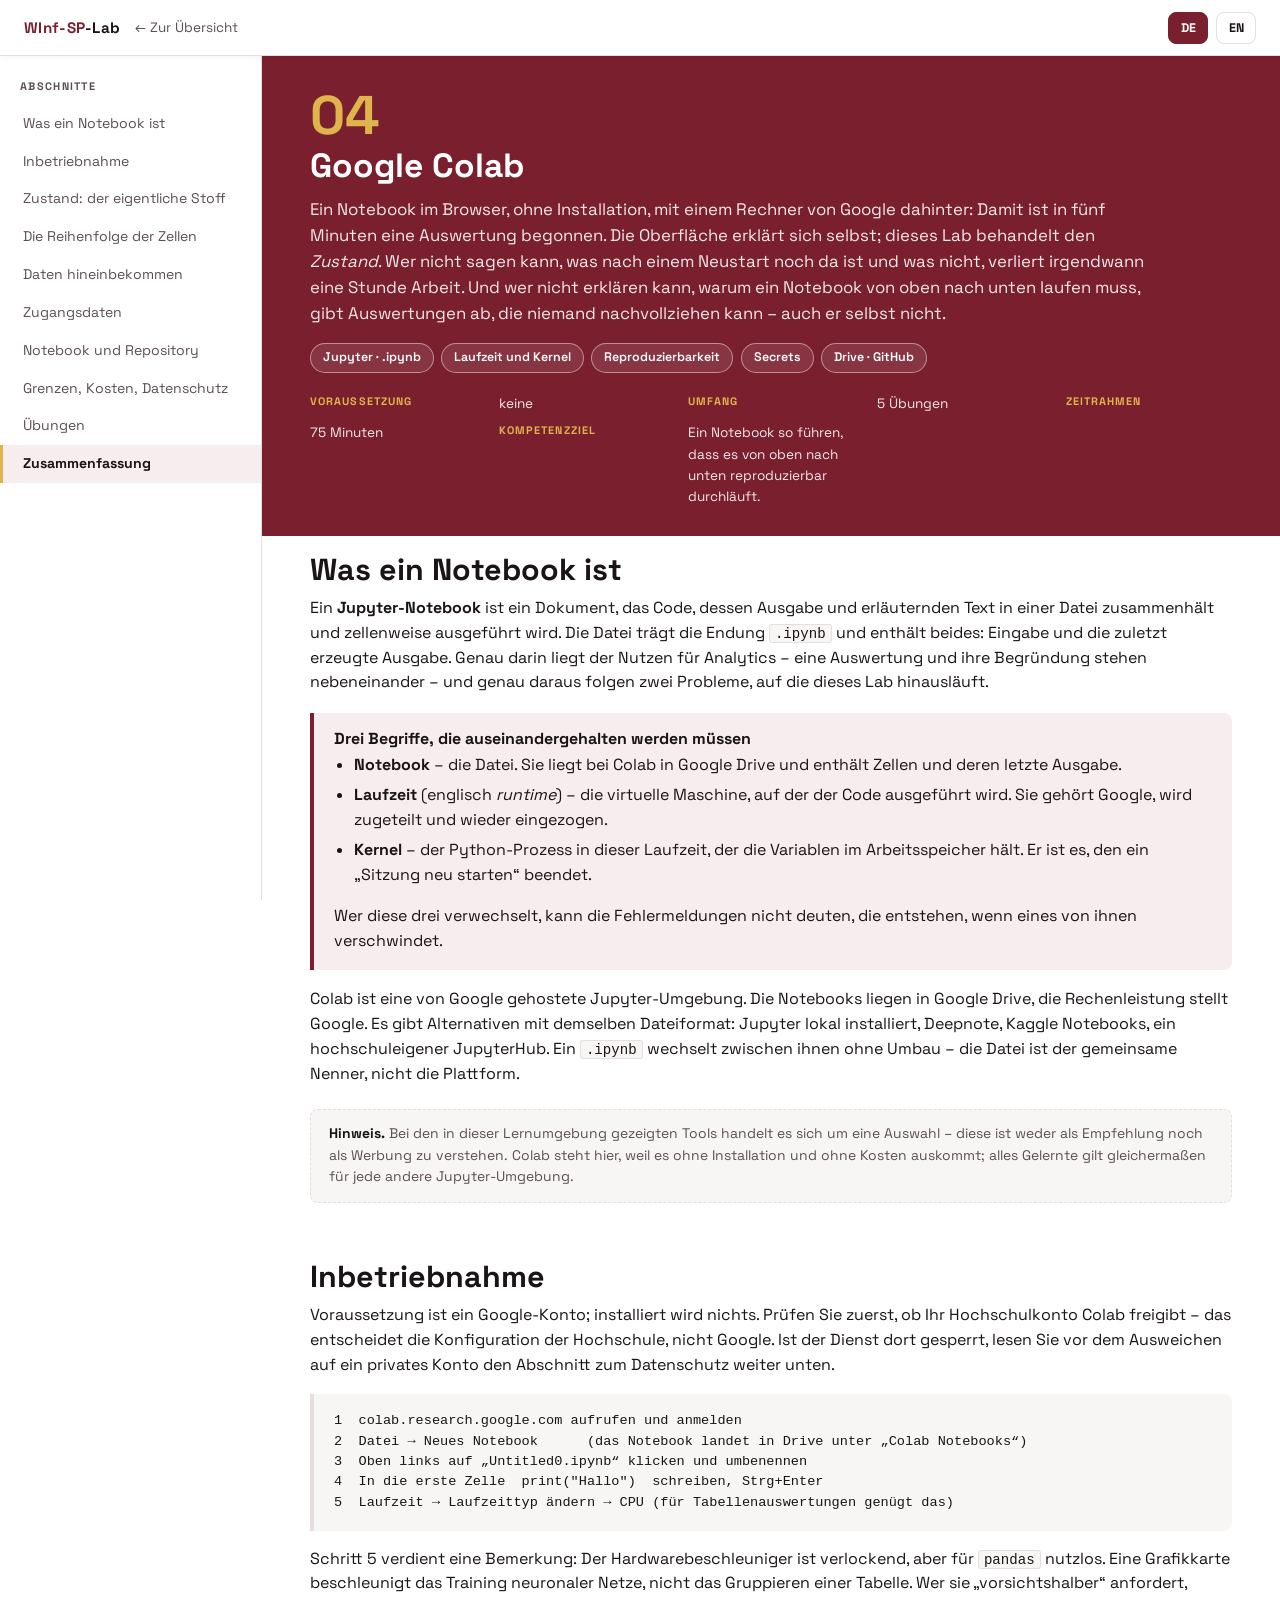
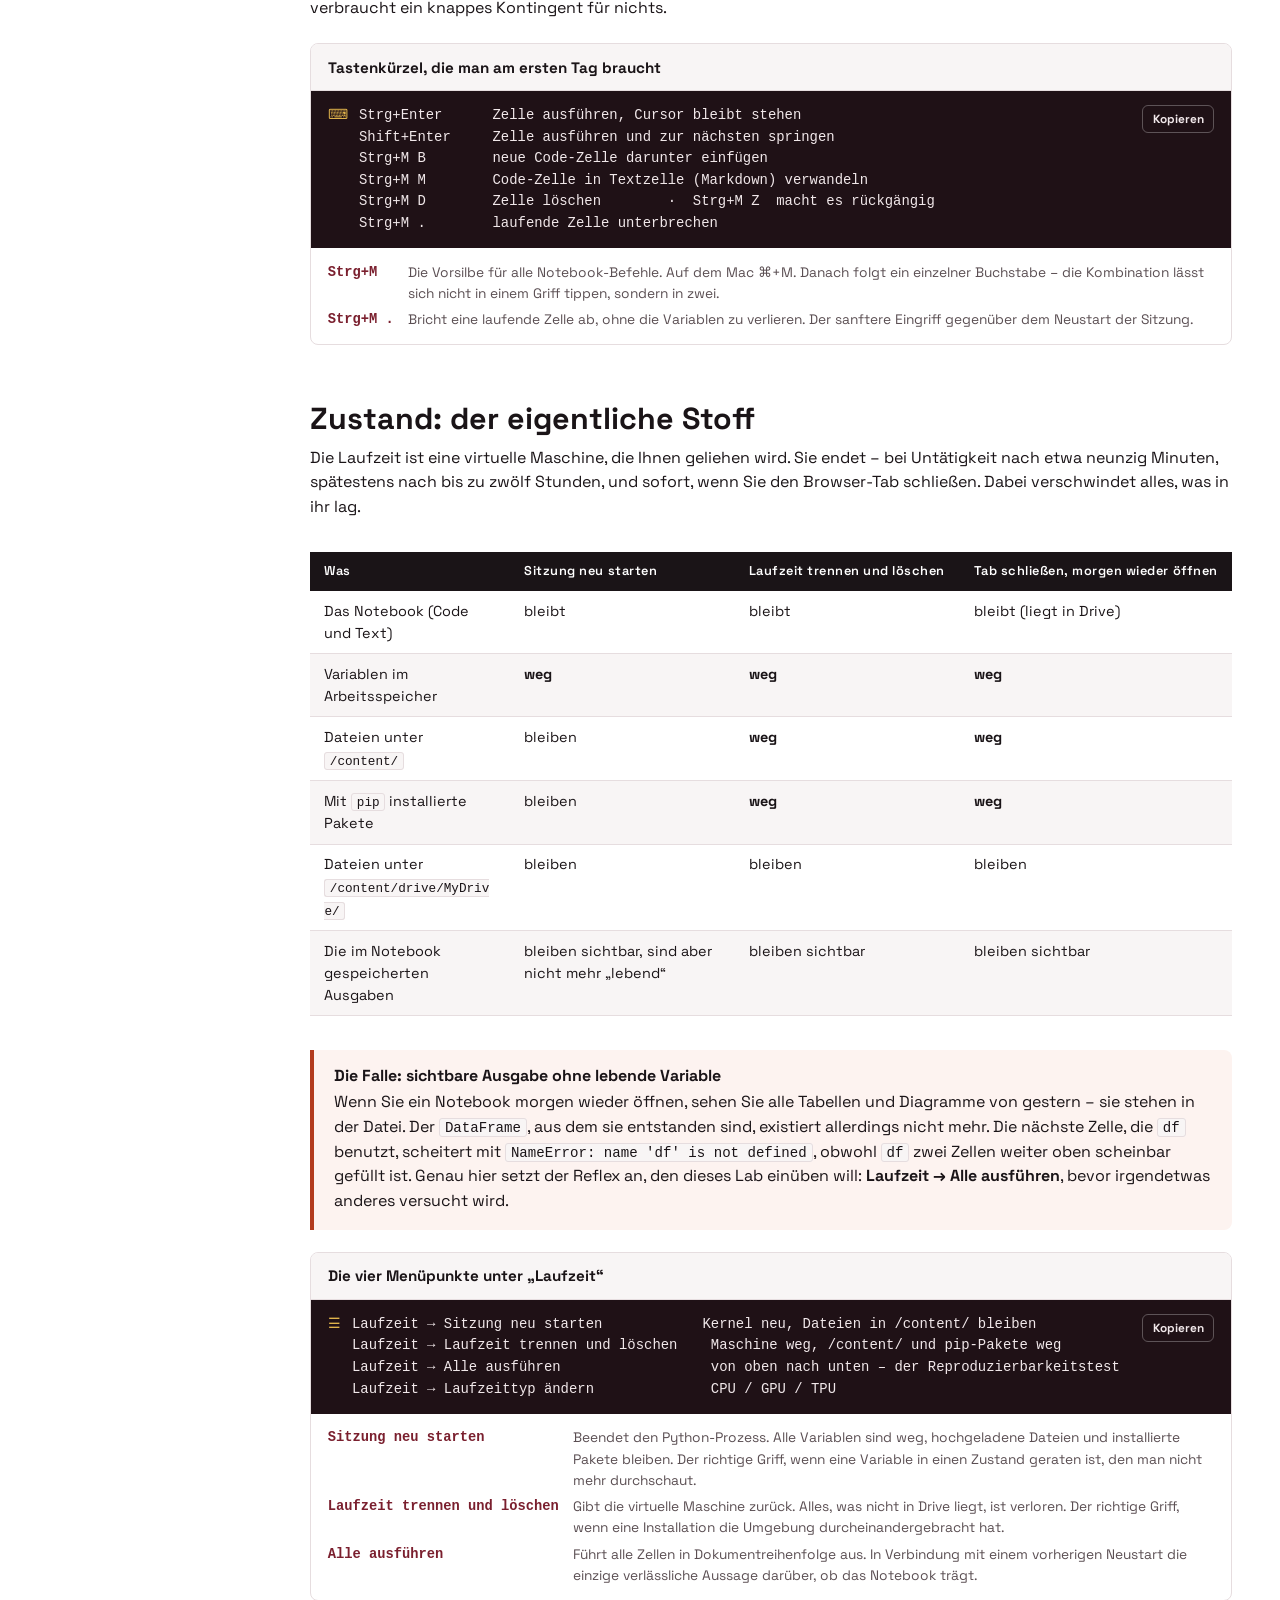
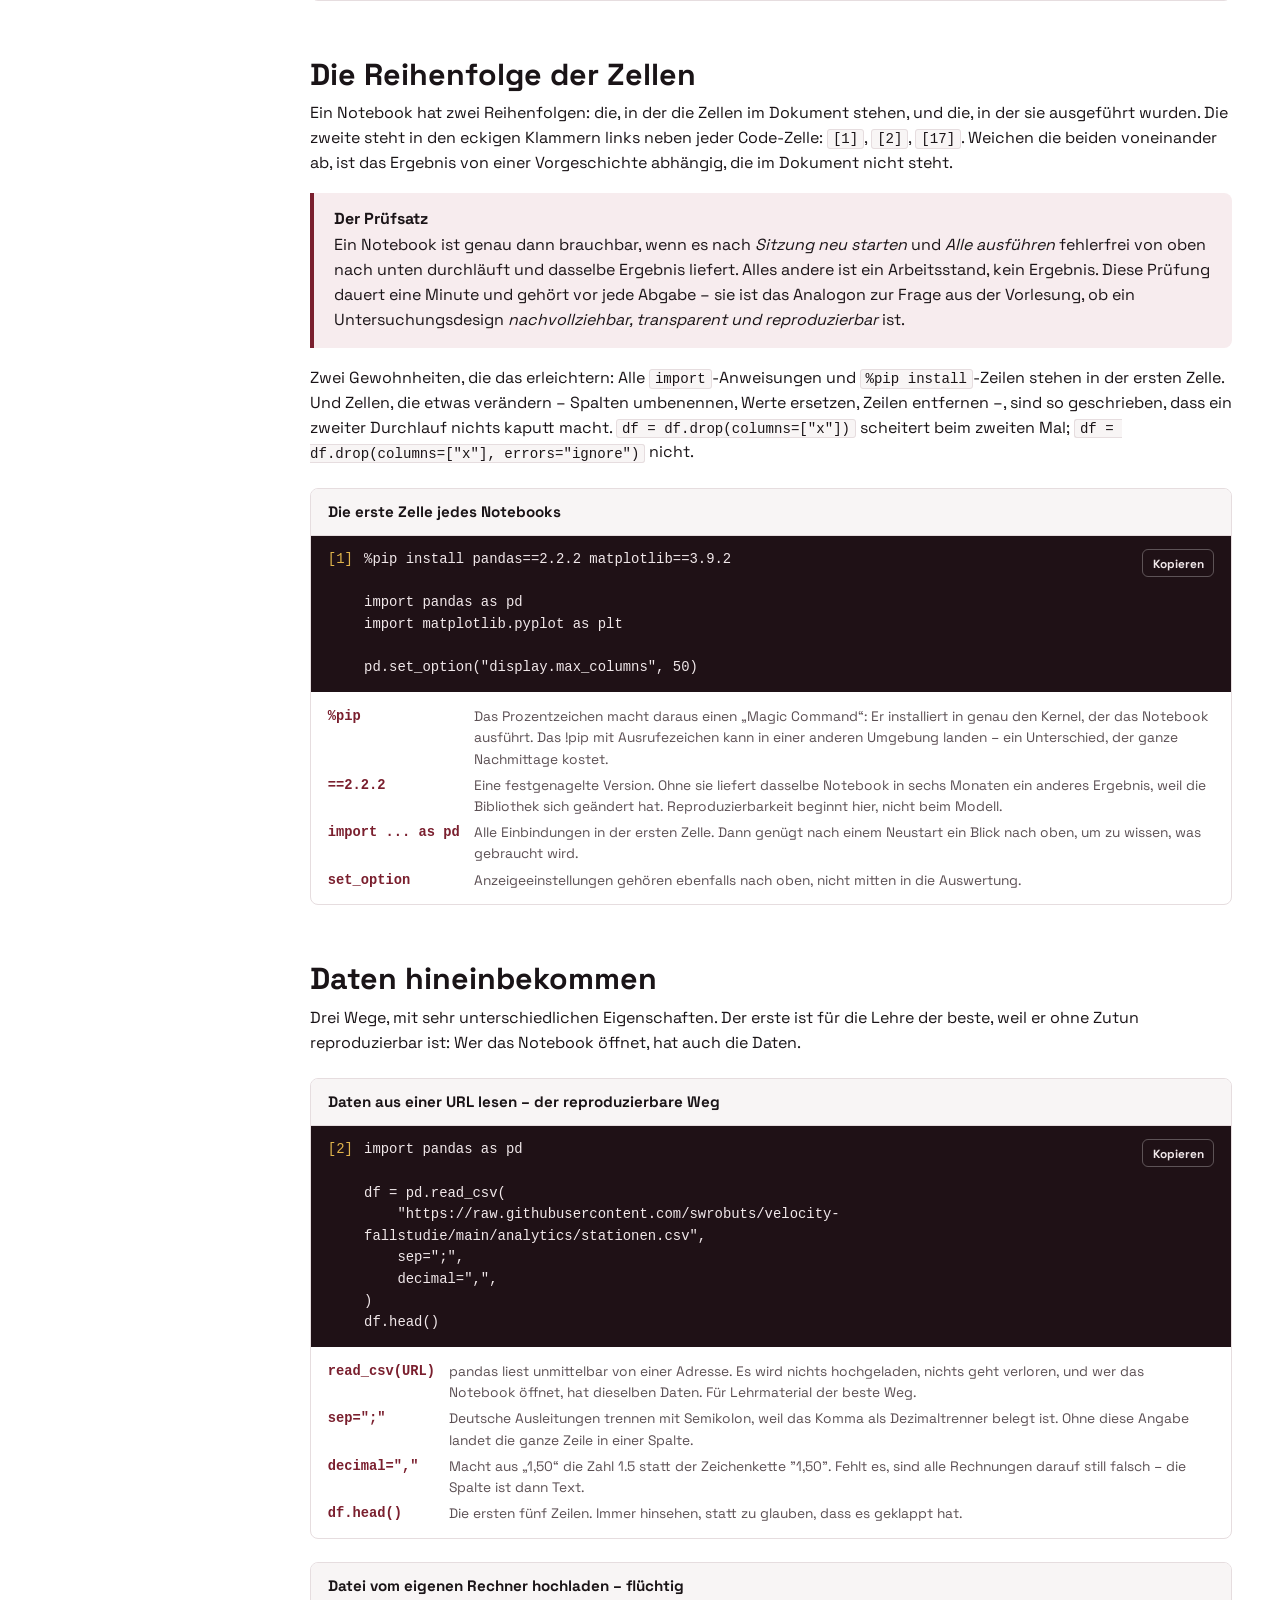
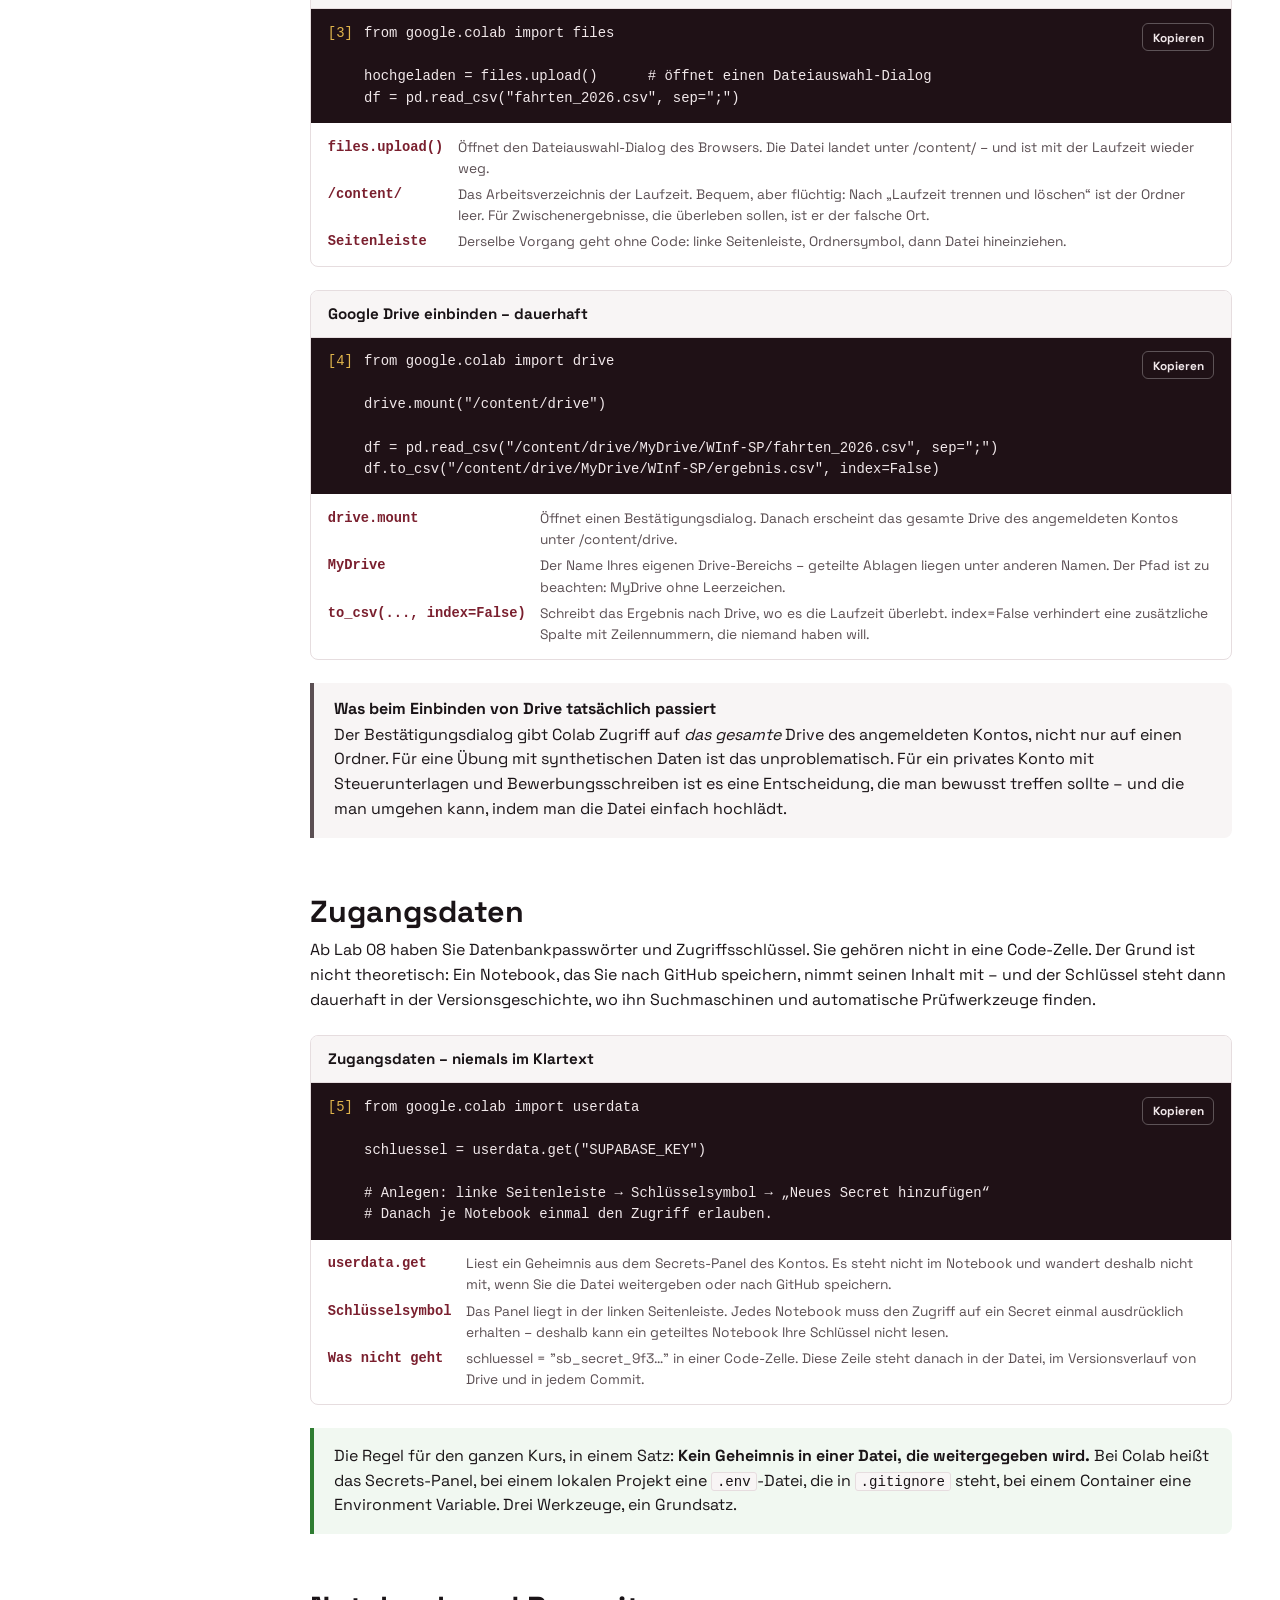
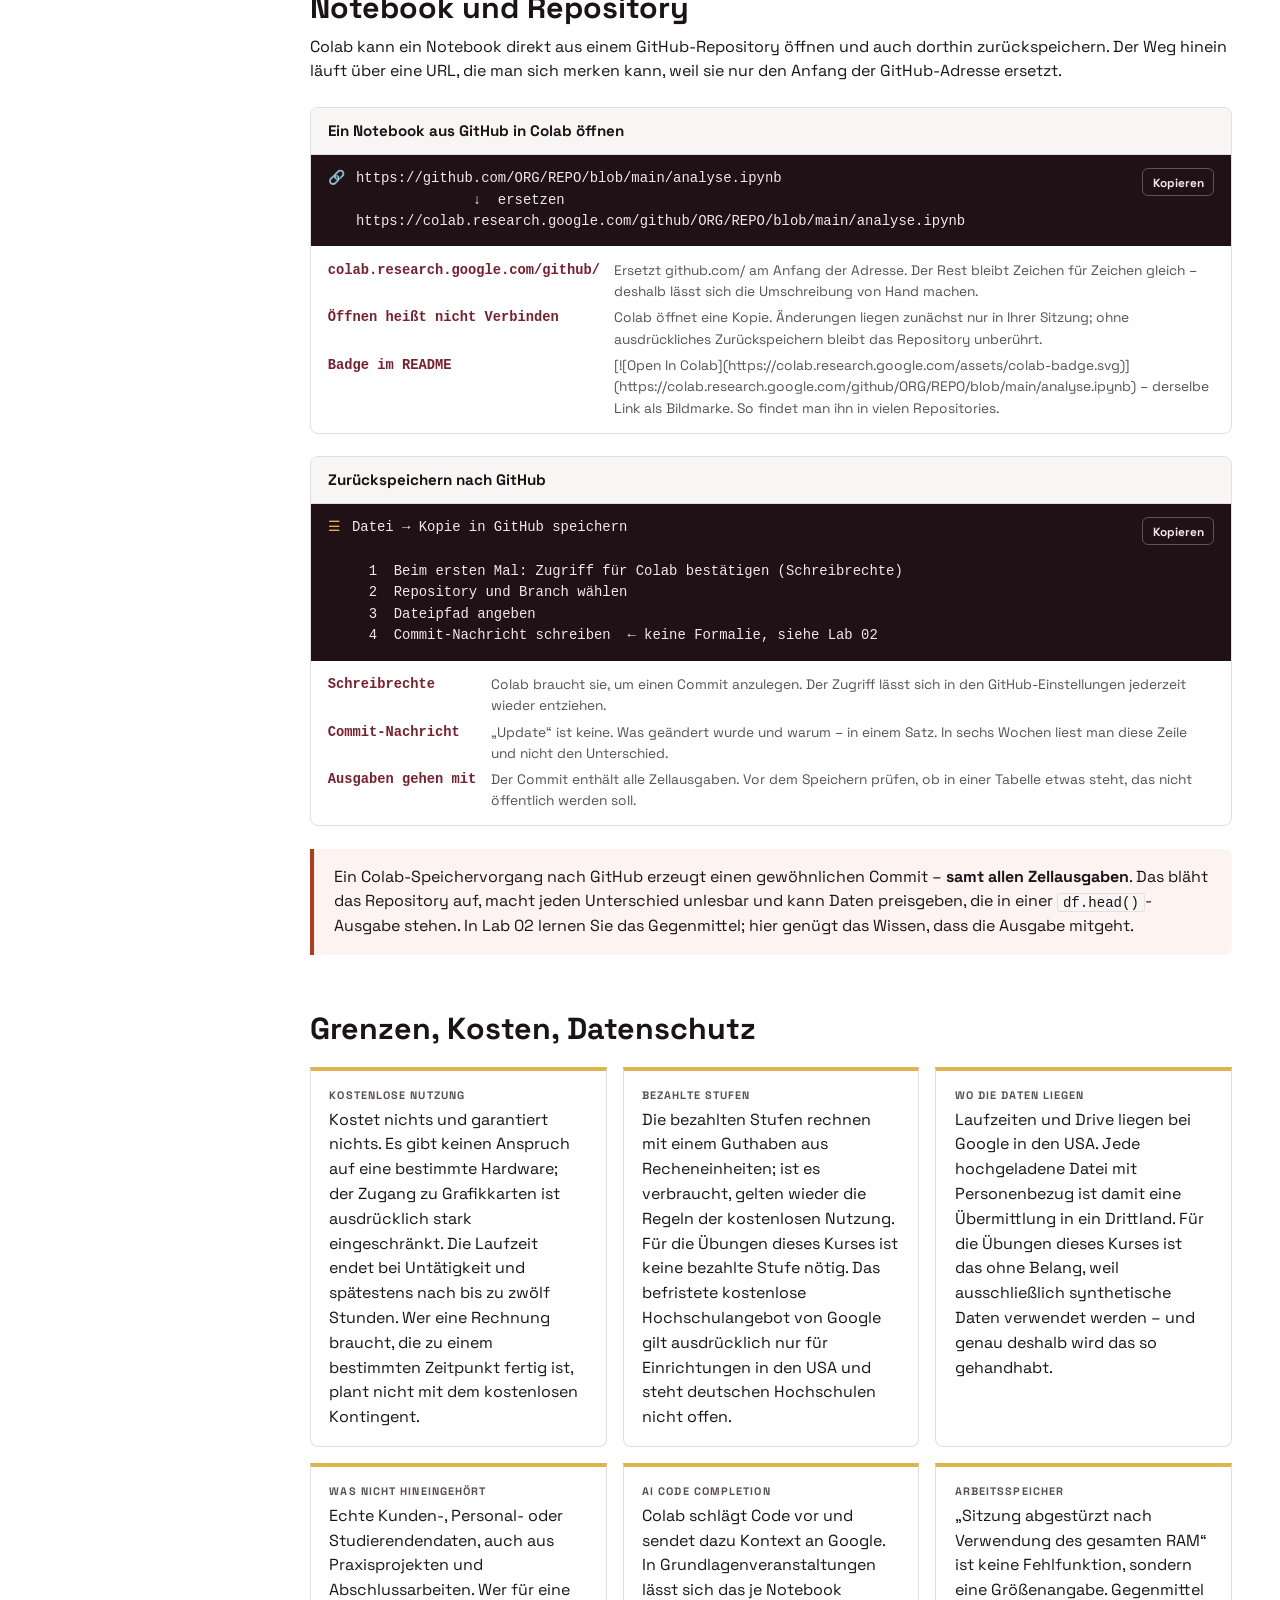
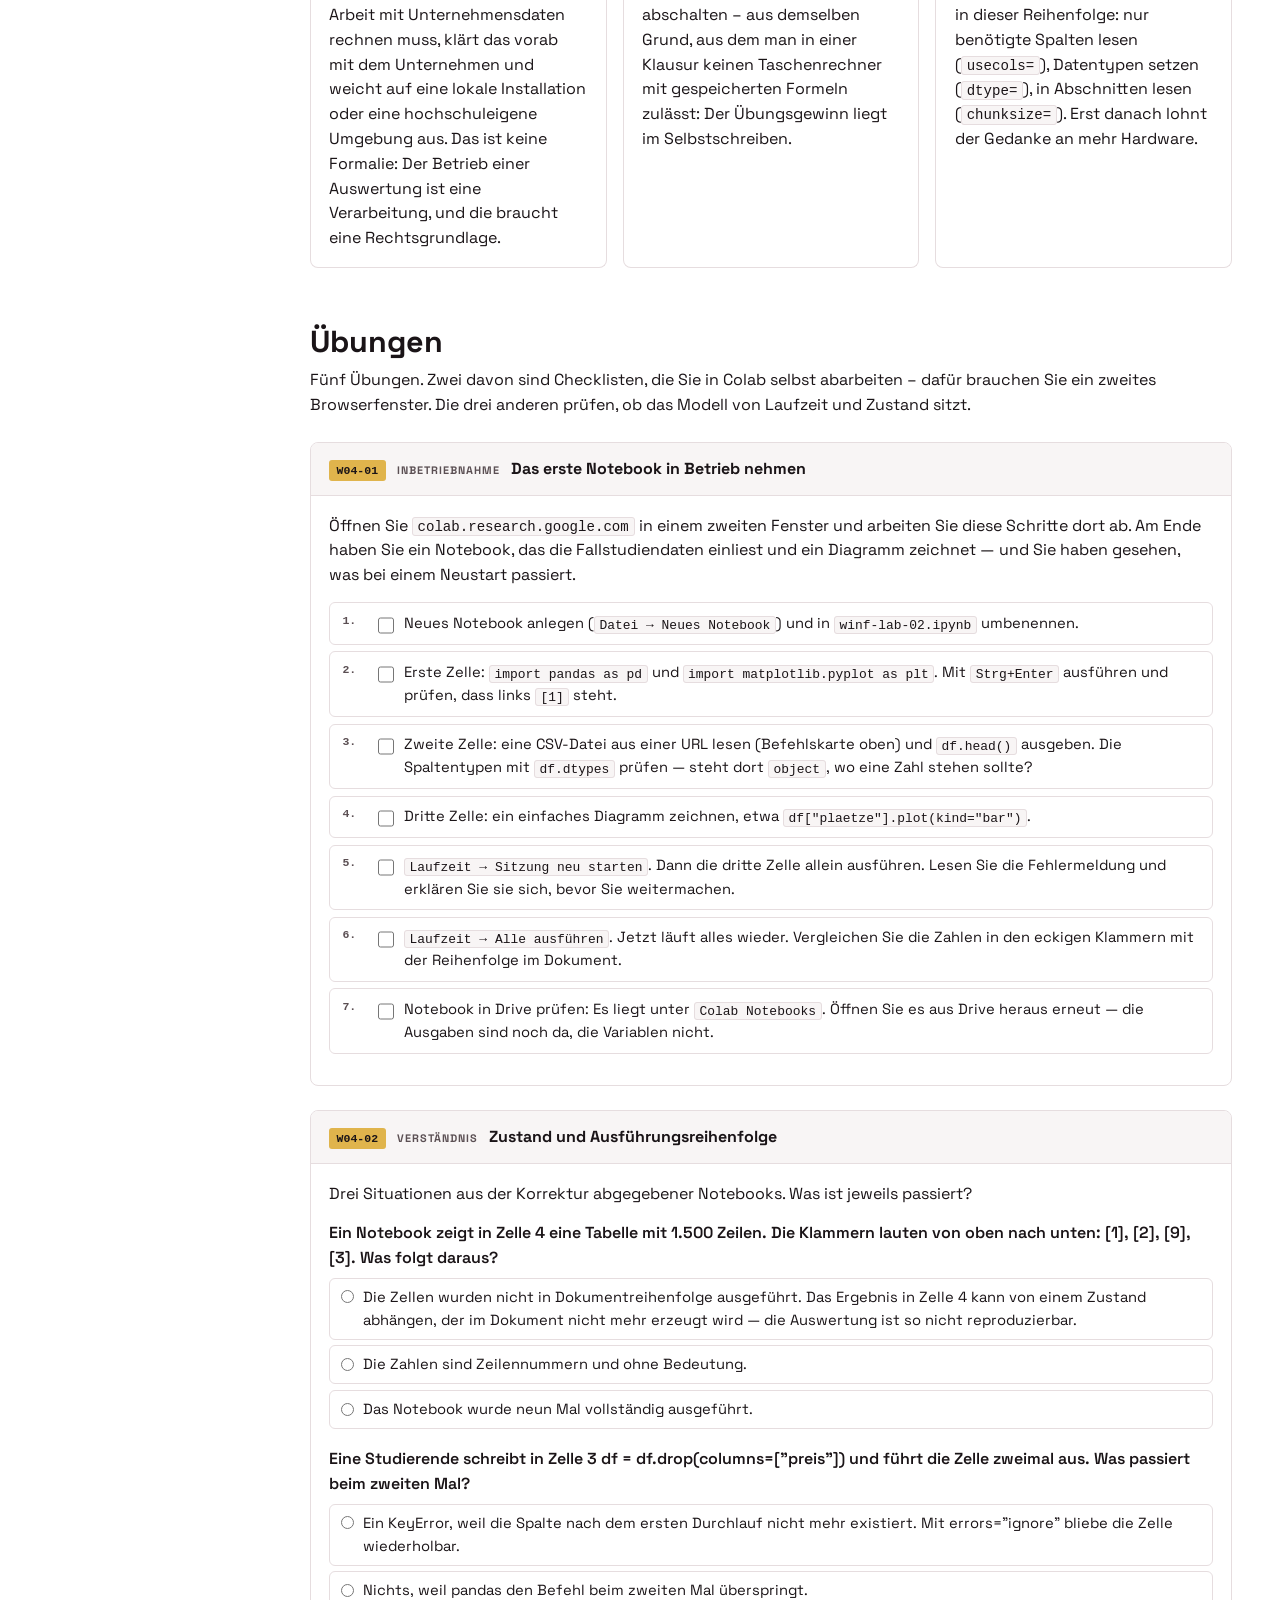
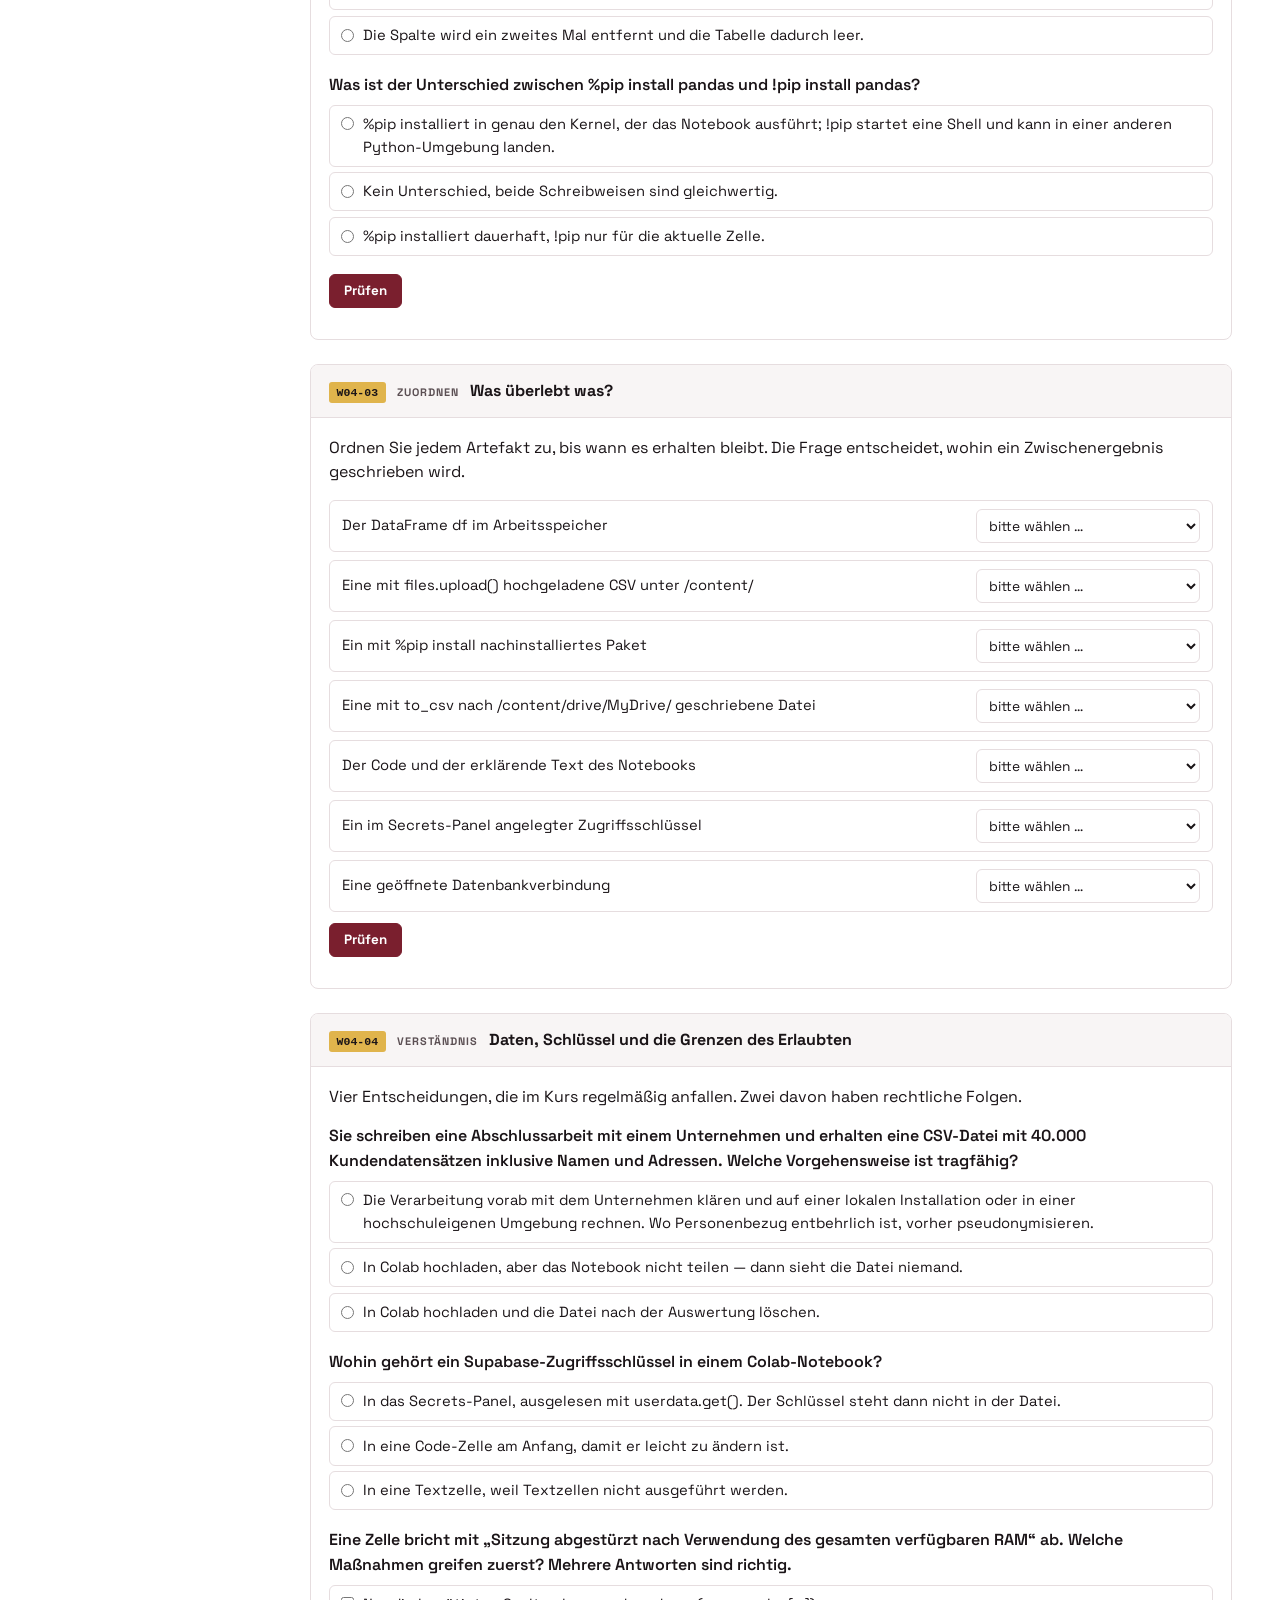
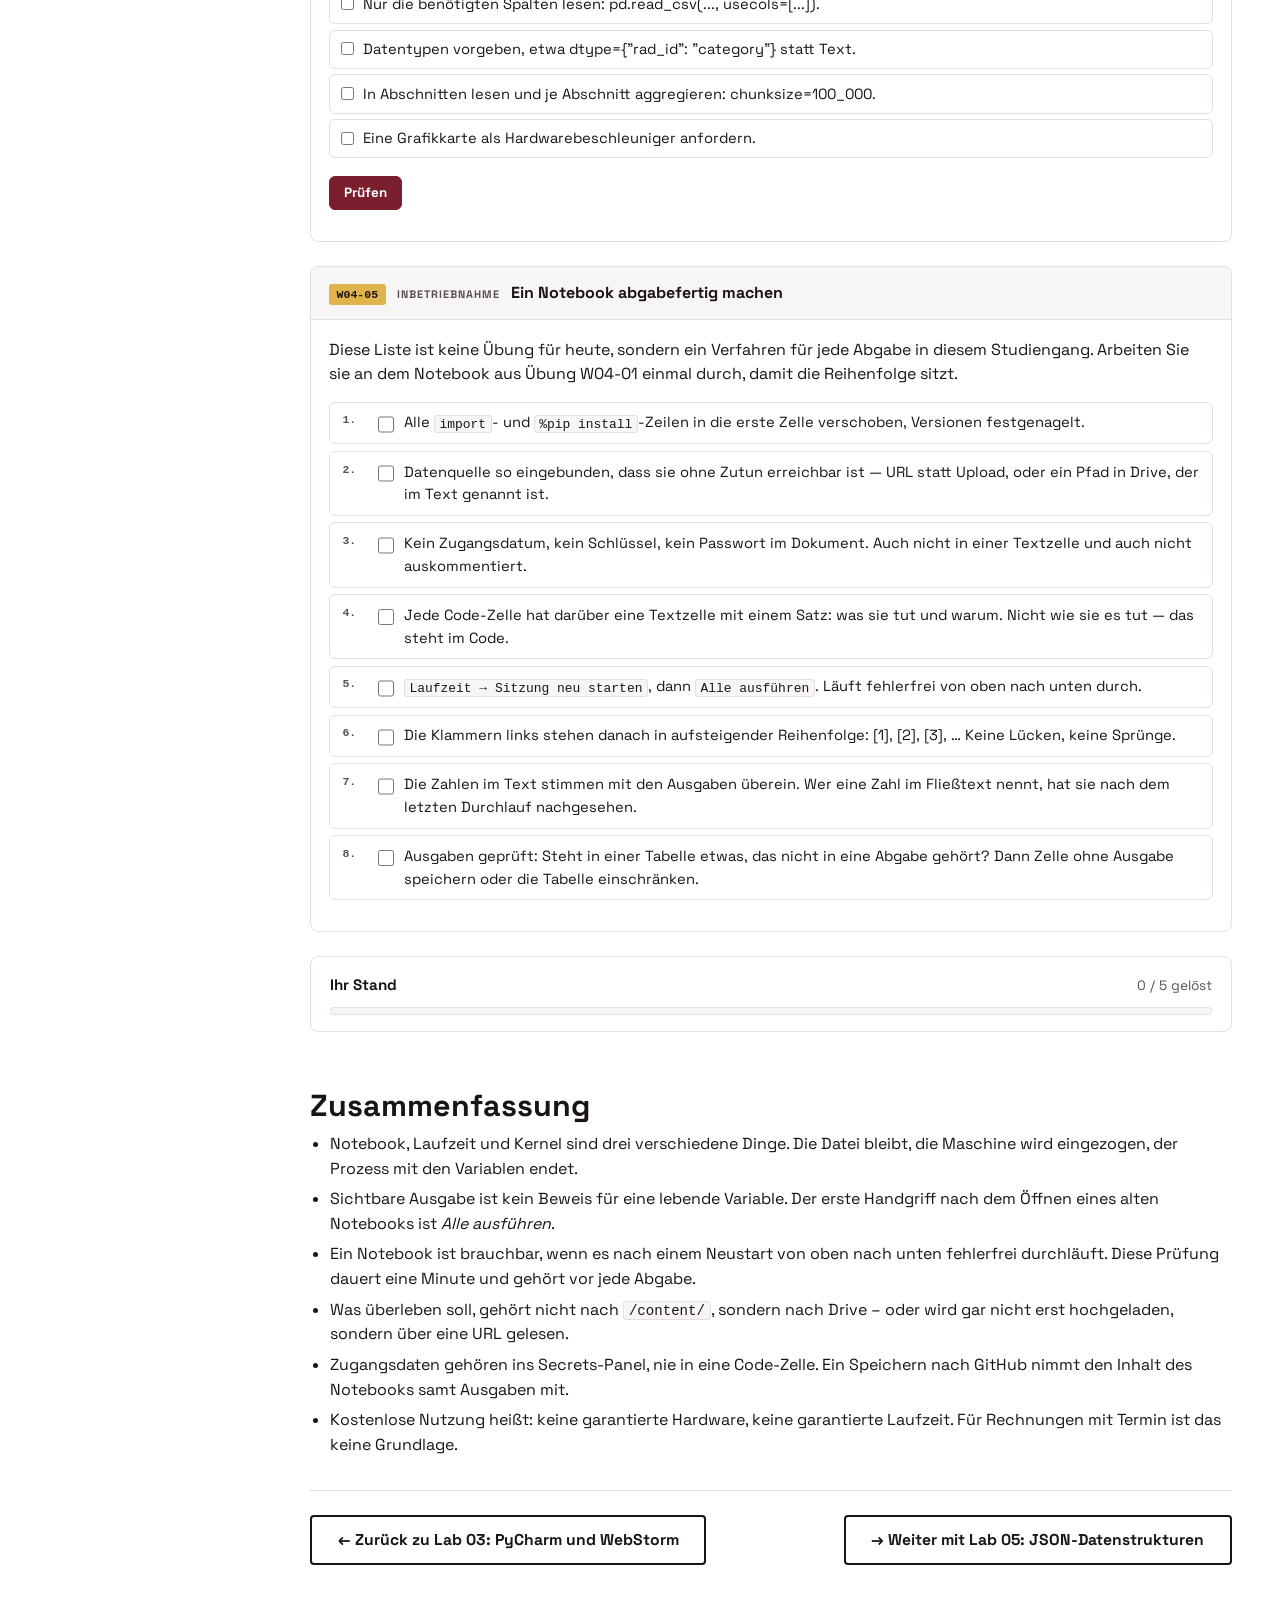
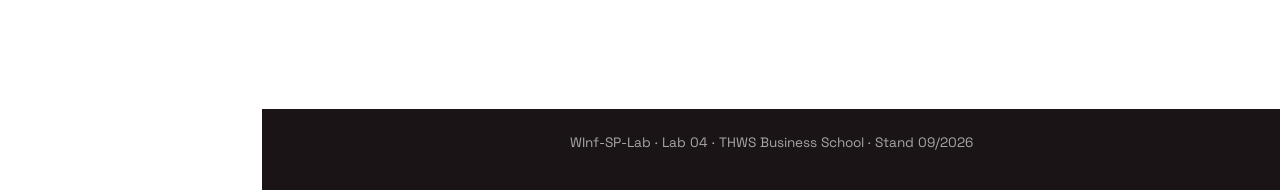
<file: lab-04-colab.html>
<!DOCTYPE html>
<html lang="de" data-lang="de">
<head>
  <meta charset="UTF-8" />
  <meta name="viewport" content="width=device-width, initial-scale=1.0" />
  <title>Lab 04 · Google Colab · WInf-SP-Lab</title>
  <meta name="winf:titel-en" content="Lab 04 · Google Colab · WInf-SP-Lab" />
  <link rel="preconnect" href="https://fonts.googleapis.com">
  <link rel="preconnect" href="https://fonts.gstatic.com" crossorigin>
  <link href="https://fonts.googleapis.com/css2?family=Space+Grotesk:wght@400;500;600;700;800&display=swap" rel="stylesheet">
  <link rel="stylesheet" href="assets/winf.css" />
  <link rel="icon" href="data:image/svg+xml,<svg xmlns='http://www.w3.org/2000/svg' viewBox='0 0 32 32'><rect width='32' height='32' fill='%237A1F2E'/><text x='16' y='23' font-family='sans-serif' font-size='18' font-weight='bold' text-anchor='middle' fill='%23E0B44C'>W</text></svg>" />
</head>
<body class="lab-page" data-lab="lab-04">

<header class="header">
  <div class="header-left">
    <a class="header-logo" href="index.html" data-lab-link><span class="mark">WInf-SP</span>-Lab</a>
    <a class="header-back" href="index.html" data-lab-link>
      <span lang="de">← Zur Übersicht</span><span lang="en">← Back to overview</span>
    </a>
  </div>
  <div class="header-right">
    <button class="lang-btn active" data-lang-btn="de" aria-pressed="true">DE</button>
    <button class="lang-btn" data-lang-btn="en" aria-pressed="false">EN</button>
  </div>
</header>

<nav class="sidebar" aria-label="Lab-Navigation">
  <div class="sidebar-title"><span lang="de">Abschnitte</span><span lang="en">Sections</span></div>
  <a class="sidebar-link" href="#was"><span lang="de">Was ein Notebook ist</span><span lang="en">What a notebook is</span></a>
  <a class="sidebar-link" href="#inbetrieb"><span lang="de">Inbetriebnahme</span><span lang="en">Setting it up</span></a>
  <a class="sidebar-link" href="#zustand"><span lang="de">Zustand: der eigentliche Stoff</span><span lang="en">State: the real subject</span></a>
  <a class="sidebar-link" href="#reihenfolge"><span lang="de">Die Reihenfolge der Zellen</span><span lang="en">The order of the cells</span></a>
  <a class="sidebar-link" href="#daten"><span lang="de">Daten hineinbekommen</span><span lang="en">Getting data in</span></a>
  <a class="sidebar-link" href="#geheim"><span lang="de">Zugangsdaten</span><span lang="en">Credentials</span></a>
  <a class="sidebar-link" href="#github"><span lang="de">Notebook und Repository</span><span lang="en">Notebook and repository</span></a>
  <a class="sidebar-link" href="#grenzen"><span lang="de">Grenzen, Kosten, Datenschutz</span><span lang="en">Limits, costs, data protection</span></a>
  <a class="sidebar-link" href="#uebungen"><span lang="de">Übungen</span><span lang="en">Exercises</span></a>
  <a class="sidebar-link" href="#zusammenfassung"><span lang="de">Zusammenfassung</span><span lang="en">Summary</span></a>
</nav>

<div class="lab-header">
  <div class="lab-num-big">04</div>
  <h1 class="lab-title">Google Colab</h1>
  <p class="lab-intro">
    <span lang="de">Ein Notebook im Browser, ohne Installation, mit einem Rechner von Google dahinter: Damit ist in
      fünf Minuten eine Auswertung begonnen. Die Oberfläche erklärt sich selbst; dieses Lab behandelt den <em>Zustand</em>. Wer nicht sagen kann, was nach einem Neustart noch da ist und was
      nicht, verliert irgendwann eine Stunde Arbeit. Und wer nicht erklären kann, warum ein Notebook von oben nach
      unten laufen muss, gibt Auswertungen ab, die niemand nachvollziehen kann – auch er selbst nicht.</span>
    <span lang="en">A notebook in the browser, no installation, with a machine from Google behind it: an analysis is
      started in five minutes. The interface explains itself; this lab is about <em>state</em>. Whoever cannot say what is still there after a restart and what is not will eventually lose an
      hour of work. And whoever cannot explain why a notebook has to run from top to bottom hands in analyses nobody
      can follow – themselves included.</span>
  </p>
  <div class="lernziele">
    <span class="lernziel-chip">Jupyter · .ipynb</span>
    <span class="lernziel-chip"><span lang="de">Laufzeit und Kernel</span><span lang="en">Runtime and kernel</span></span>
    <span class="lernziel-chip"><span lang="de">Reproduzierbarkeit</span><span lang="en">Reproducibility</span></span>
    <span class="lernziel-chip">Secrets</span>
    <span class="lernziel-chip">Drive · GitHub</span>
  </div>
  <div data-einordnung></div>
</div>

<main class="main-content">

  <section class="section-block" id="was">
    <h2><span lang="de">Was ein Notebook ist</span><span lang="en">What a notebook is</span></h2>
    <p>
      <span lang="de">Ein <strong>Jupyter-Notebook</strong> ist ein Dokument, das Code, dessen Ausgabe und
        erläuternden Text in einer Datei zusammenhält und zellenweise ausgeführt wird. Die Datei trägt die Endung
        <code>.ipynb</code> und enthält beides: Eingabe und die zuletzt erzeugte Ausgabe. Genau darin liegt der Nutzen
        für Analytics – eine Auswertung und ihre Begründung stehen nebeneinander – und genau daraus folgen zwei
        Probleme, auf die dieses Lab hinausläuft.</span>
      <span lang="en">A <strong>Jupyter notebook</strong> is a document that holds code, its output and explanatory
        text together in one file and is executed cell by cell. The file carries the extension <code>.ipynb</code> and
        contains both: input and the most recently produced output. That is precisely where its value for analytics
        lies – an analysis and its justification stand side by side – and precisely from that follow the two problems
        this lab is heading for.</span>
    </p>
    <div class="concept-box">
      <h3><span lang="de">Drei Begriffe, die auseinandergehalten werden müssen</span><span lang="en">Three terms that must be kept apart</span></h3>
      <ul>
        <li><span lang="de"><strong>Notebook</strong> – die Datei. Sie liegt bei Colab in Google Drive und enthält Zellen und deren letzte Ausgabe.</span><span lang="en"><strong>Notebook</strong> – the file. With Colab it lives in Google Drive and contains cells and their last output.</span></li>
        <li><span lang="de"><strong>Laufzeit</strong> (englisch <em>runtime</em>) – die virtuelle Maschine, auf der der Code ausgeführt wird. Sie gehört Google, wird zugeteilt und wieder eingezogen.</span><span lang="en"><strong>Runtime</strong> – the virtual machine the code is executed on. It belongs to Google, is allocated and taken back.</span></li>
        <li><span lang="de"><strong>Kernel</strong> – der Python-Prozess in dieser Laufzeit, der die Variablen im Arbeitsspeicher hält. Er ist es, den ein „Sitzung neu starten“ beendet.</span><span lang="en"><strong>Kernel</strong> – the Python process inside that runtime, holding the variables in memory. It is what “restart session” terminates.</span></li>
      </ul>
      <p><span lang="de">Wer diese drei verwechselt, kann die Fehlermeldungen nicht deuten, die entstehen, wenn eines
        von ihnen verschwindet.</span>
      <span lang="en">Whoever confuses these three cannot interpret the error messages that appear when one of them
        disappears.</span></p>
    </div>
    <p>
      <span lang="de">Colab ist eine von Google gehostete Jupyter-Umgebung. Die Notebooks liegen in Google Drive, die
        Rechenleistung stellt Google. Es gibt Alternativen mit demselben Dateiformat: Jupyter lokal installiert,
        Deepnote, Kaggle Notebooks, ein hochschuleigener JupyterHub. Ein <code>.ipynb</code> wechselt zwischen ihnen
        ohne Umbau – die Datei ist der gemeinsame Nenner, nicht die Plattform.</span>
      <span lang="en">Colab is a Jupyter environment hosted by Google. The notebooks live in Google Drive, Google
        provides the compute. There are alternatives with the same file format: Jupyter installed locally, Deepnote,
        Kaggle Notebooks, a university-run JupyterHub. An <code>.ipynb</code> moves between them without rework – the
        file is the common denominator, not the platform.</span>
    </p>
    <div class="auswahl-hinweis">
      <p><span lang="de"><strong>Hinweis.</strong> Bei den in dieser Lernumgebung gezeigten Tools handelt es sich um eine
        Auswahl – diese ist weder als Empfehlung noch als Werbung zu verstehen. Colab steht hier, weil es ohne
        Installation und ohne Kosten auskommt; alles Gelernte gilt gleichermaßen für jede andere
        Jupyter-Umgebung.</span>
      <span lang="en"><strong>Note.</strong> The tools shown in this learning environment are a selection – it is meant
        neither as a recommendation nor as advertising. Colab appears here because it needs no installation and no
        money; everything learned applies equally to any other Jupyter environment.</span></p>
    </div>
  </section>

  <section class="section-block" id="inbetrieb">
    <h2><span lang="de">Inbetriebnahme</span><span lang="en">Setting it up</span></h2>
    <p>
      <span lang="de">Voraussetzung ist ein Google-Konto; installiert wird nichts. Prüfen Sie zuerst, ob Ihr
        Hochschulkonto Colab freigibt – das entscheidet die Konfiguration der Hochschule, nicht Google. Ist der Dienst
        dort gesperrt, lesen Sie vor dem Ausweichen auf ein privates Konto den Abschnitt zum Datenschutz weiter
        unten.</span>
      <span lang="en">A Google account is the prerequisite; nothing gets installed. Check first whether your university
        account has Colab enabled – that is decided by the university's configuration, not by Google. If the service is
        blocked there, read the data protection section below before falling back on a private account.</span>
    </p>
    <div class="code-block">1  colab.research.google.com aufrufen und anmelden
2  Datei → Neues Notebook      (das Notebook landet in Drive unter „Colab Notebooks“)
3  Oben links auf „Untitled0.ipynb“ klicken und umbenennen
4  In die erste Zelle  print("Hallo")  schreiben, Strg+Enter
5  Laufzeit → Laufzeittyp ändern → CPU (für Tabellenauswertungen genügt das)</div>
    <p>
      <span lang="de">Schritt 5 verdient eine Bemerkung: Der Hardwarebeschleuniger ist verlockend, aber für
        <code>pandas</code> nutzlos. Eine Grafikkarte beschleunigt das Training neuronaler Netze, nicht das Gruppieren
        einer Tabelle. Wer sie „vorsichtshalber“ anfordert, verbraucht ein knappes Kontingent für nichts.</span>
      <span lang="en">Step 5 deserves a remark: the hardware accelerator is tempting but useless for
        <code>pandas</code>. A graphics card speeds up training neural networks, not grouping a table. Whoever requests
        one “just in case” consumes a scarce allowance for nothing.</span>
    </p>
    <div data-befehl="B01"></div>
  </section>

  <section class="section-block" id="zustand">
    <h2><span lang="de">Zustand: der eigentliche Stoff</span><span lang="en">State: the real subject</span></h2>
    <p>
      <span lang="de">Die Laufzeit ist eine virtuelle Maschine, die Ihnen geliehen wird. Sie endet – bei Untätigkeit
        nach etwa neunzig Minuten, spätestens nach bis zu zwölf Stunden, und sofort, wenn Sie den Browser-Tab
        schließen. Dabei verschwindet alles, was in ihr lag.</span>
      <span lang="en">The runtime is a virtual machine lent to you. It ends – after roughly ninety minutes of
        inactivity, at the latest after up to twelve hours, and immediately when you close the browser tab. Everything
        that was inside it disappears.</span>
    </p>
    <div class="table-scroll">
      <table>
        <thead>
          <tr>
            <th><span lang="de">Was</span><span lang="en">What</span></th>
            <th><span lang="de">Sitzung neu starten</span><span lang="en">Restart session</span></th>
            <th><span lang="de">Laufzeit trennen und löschen</span><span lang="en">Disconnect and delete runtime</span></th>
            <th><span lang="de">Tab schließen, morgen wieder öffnen</span><span lang="en">Close the tab, reopen tomorrow</span></th>
          </tr>
        </thead>
        <tbody>
          <tr>
            <td><span lang="de">Das Notebook (Code und Text)</span><span lang="en">The notebook (code and text)</span></td>
            <td><span lang="de">bleibt</span><span lang="en">stays</span></td>
            <td><span lang="de">bleibt</span><span lang="en">stays</span></td>
            <td><span lang="de">bleibt (liegt in Drive)</span><span lang="en">stays (it lives in Drive)</span></td>
          </tr>
          <tr>
            <td><span lang="de">Variablen im Arbeitsspeicher</span><span lang="en">Variables in memory</span></td>
            <td><span lang="de"><strong>weg</strong></span><span lang="en"><strong>gone</strong></span></td>
            <td><span lang="de"><strong>weg</strong></span><span lang="en"><strong>gone</strong></span></td>
            <td><span lang="de"><strong>weg</strong></span><span lang="en"><strong>gone</strong></span></td>
          </tr>
          <tr>
            <td><span lang="de">Dateien unter <code>/content/</code></span><span lang="en">Files under <code>/content/</code></span></td>
            <td><span lang="de">bleiben</span><span lang="en">stay</span></td>
            <td><span lang="de"><strong>weg</strong></span><span lang="en"><strong>gone</strong></span></td>
            <td><span lang="de"><strong>weg</strong></span><span lang="en"><strong>gone</strong></span></td>
          </tr>
          <tr>
            <td><span lang="de">Mit <code>pip</code> installierte Pakete</span><span lang="en">Packages installed with <code>pip</code></span></td>
            <td><span lang="de">bleiben</span><span lang="en">stay</span></td>
            <td><span lang="de"><strong>weg</strong></span><span lang="en"><strong>gone</strong></span></td>
            <td><span lang="de"><strong>weg</strong></span><span lang="en"><strong>gone</strong></span></td>
          </tr>
          <tr>
            <td><span lang="de">Dateien unter <code>/content/drive/MyDrive/</code></span><span lang="en">Files under <code>/content/drive/MyDrive/</code></span></td>
            <td><span lang="de">bleiben</span><span lang="en">stay</span></td>
            <td><span lang="de">bleiben</span><span lang="en">stay</span></td>
            <td><span lang="de">bleiben</span><span lang="en">stay</span></td>
          </tr>
          <tr>
            <td><span lang="de">Die im Notebook gespeicherten Ausgaben</span><span lang="en">The outputs stored in the notebook</span></td>
            <td><span lang="de">bleiben sichtbar, sind aber nicht mehr „lebend“</span><span lang="en">stay visible but are no longer “live”</span></td>
            <td><span lang="de">bleiben sichtbar</span><span lang="en">stay visible</span></td>
            <td><span lang="de">bleiben sichtbar</span><span lang="en">stay visible</span></td>
          </tr>
        </tbody>
      </table>
    </div>
    <div class="warn-box">
      <h3><span lang="de">Die Falle: sichtbare Ausgabe ohne lebende Variable</span><span lang="en">The trap: visible output without a live variable</span></h3>
      <p><span lang="de">Wenn Sie ein Notebook morgen wieder öffnen, sehen Sie alle Tabellen und Diagramme von
        gestern – sie stehen in der Datei. Der <code>DataFrame</code>, aus dem sie entstanden sind, existiert
        allerdings nicht mehr. Die nächste Zelle, die <code>df</code> benutzt, scheitert mit
        <code>NameError: name 'df' is not defined</code>, obwohl <code>df</code> zwei Zellen weiter oben scheinbar
        gefüllt ist. Genau hier setzt der Reflex an, den dieses Lab einüben will: <strong>Laufzeit → Alle
        ausführen</strong>, bevor irgendetwas anderes versucht wird.</span>
      <span lang="en">When you reopen a notebook tomorrow, you see all of yesterday's tables and charts – they are in
        the file. The <code>DataFrame</code> they came from, however, no longer exists. The next cell that uses
        <code>df</code> fails with <code>NameError: name 'df' is not defined</code>, even though <code>df</code>
        appears to be filled two cells above. This is exactly where the reflex this lab wants to drill applies:
        <strong>Runtime → Run all</strong>, before trying anything else.</span></p>
    </div>
    <div data-befehl="B02"></div>
  </section>

  <section class="section-block" id="reihenfolge">
    <h2><span lang="de">Die Reihenfolge der Zellen</span><span lang="en">The order of the cells</span></h2>
    <p>
      <span lang="de">Ein Notebook hat zwei Reihenfolgen: die, in der die Zellen im Dokument stehen, und die, in der
        sie ausgeführt wurden. Die zweite steht in den eckigen Klammern links neben jeder Code-Zelle:
        <code>[1]</code>, <code>[2]</code>, <code>[17]</code>. Weichen die beiden voneinander ab, ist das Ergebnis
        von einer Vorgeschichte abhängig, die im Dokument nicht steht.</span>
      <span lang="en">A notebook has two orders: the one the cells appear in, and the one they were executed in. The
        second is in the square brackets to the left of every code cell: <code>[1]</code>, <code>[2]</code>,
        <code>[17]</code>. When the two diverge, the result depends on a history that is not written in the
        document.</span>
    </p>
    <div class="concept-box">
      <h3><span lang="de">Der Prüfsatz</span><span lang="en">The test</span></h3>
      <p><span lang="de">Ein Notebook ist genau dann brauchbar, wenn es nach <em>Sitzung neu starten</em> und
        <em>Alle ausführen</em> fehlerfrei von oben nach unten durchläuft und dasselbe Ergebnis liefert. Alles andere
        ist ein Arbeitsstand, kein Ergebnis. Diese Prüfung dauert eine Minute und gehört vor jede Abgabe – sie ist
        das Analogon zur Frage aus der Vorlesung, ob ein Untersuchungsdesign
        <em>nachvollziehbar, transparent und reproduzierbar</em> ist.</span>
      <span lang="en">A notebook is usable exactly when, after <em>restart session</em> and <em>run all</em>, it runs
        through from top to bottom without error and produces the same result. Anything else is a working state, not a
        result. This check takes a minute and belongs before every submission – it is the counterpart to the lecture's
        question of whether a study design is <em>traceable, transparent and reproducible</em>.</span></p>
    </div>
    <p>
      <span lang="de">Zwei Gewohnheiten, die das erleichtern: Alle <code>import</code>-Anweisungen und
        <code>%pip install</code>-Zeilen stehen in der ersten Zelle. Und Zellen, die etwas verändern – Spalten
        umbenennen, Werte ersetzen, Zeilen entfernen –, sind so geschrieben, dass ein zweiter Durchlauf nichts kaputt
        macht. <code>df = df.drop(columns=["x"])</code> scheitert beim zweiten Mal;
        <code>df = df.drop(columns=["x"], errors="ignore")</code> nicht.</span>
      <span lang="en">Two habits that help: all <code>import</code> statements and <code>%pip install</code> lines go in
        the first cell. And cells that change something – rename columns, replace values, drop rows – are written so
        that a second run breaks nothing. <code>df = df.drop(columns=["x"])</code> fails the second time;
        <code>df = df.drop(columns=["x"], errors="ignore")</code> does not.</span>
    </p>
    <div data-befehl="B03"></div>
  </section>

  <section class="section-block" id="daten">
    <h2><span lang="de">Daten hineinbekommen</span><span lang="en">Getting data in</span></h2>
    <p>
      <span lang="de">Drei Wege, mit sehr unterschiedlichen Eigenschaften. Der erste ist für die Lehre der beste,
        weil er ohne Zutun reproduzierbar ist: Wer das Notebook öffnet, hat auch die Daten.</span>
      <span lang="en">Three routes, with very different properties. The first is the best for teaching, because it is
        reproducible without any action: whoever opens the notebook has the data too.</span>
    </p>
    <div data-befehl="B04"></div>
    <div data-befehl="B05"></div>
    <div data-befehl="B06"></div>
    <div class="info-box">
      <h3><span lang="de">Was beim Einbinden von Drive tatsächlich passiert</span><span lang="en">What actually happens when you mount Drive</span></h3>
      <p><span lang="de">Der Bestätigungsdialog gibt Colab Zugriff auf <em>das gesamte</em> Drive des angemeldeten
        Kontos, nicht nur auf einen Ordner. Für eine Übung mit synthetischen Daten ist das unproblematisch. Für ein
        privates Konto mit Steuerunterlagen und Bewerbungsschreiben ist es eine Entscheidung, die man bewusst treffen
        sollte – und die man umgehen kann, indem man die Datei einfach hochlädt.</span>
      <span lang="en">The confirmation dialogue gives Colab access to <em>the entire</em> Drive of the signed-in
        account, not just one folder. For an exercise with synthetic data that is harmless. For a private account
        holding tax documents and job applications it is a decision to make deliberately – and one that can be avoided
        by simply uploading the file.</span></p>
    </div>
  </section>

  <section class="section-block" id="geheim">
    <h2><span lang="de">Zugangsdaten</span><span lang="en">Credentials</span></h2>
    <p>
      <span lang="de">Ab Lab 08 haben Sie Datenbankpasswörter und Zugriffsschlüssel. Sie gehören nicht in eine
        Code-Zelle. Der Grund ist nicht theoretisch: Ein Notebook, das Sie nach GitHub speichern, nimmt seinen
        Inhalt mit – und der Schlüssel steht dann dauerhaft in der Versionsgeschichte, wo ihn Suchmaschinen und
        automatische Prüfwerkzeuge finden.</span>
      <span lang="en">From lab 08 on you will have database passwords and access keys. They do not belong in a code
        cell. The reason is not theoretical: a notebook you save to GitHub takes its content along – and the key then
        sits permanently in the version history, where search engines and automated scanners find it.</span>
    </p>
    <div data-befehl="B07"></div>
    <div class="challenge-box">
      <p><span lang="de">Die Regel für den ganzen Kurs, in einem Satz: <strong>Kein Geheimnis in einer Datei, die
        weitergegeben wird.</strong> Bei Colab heißt das Secrets-Panel, bei einem lokalen Projekt eine
        <code>.env</code>-Datei, die in <code>.gitignore</code> steht, bei einem Container eine Environment Variable.
        Drei Werkzeuge, ein Grundsatz.</span>
      <span lang="en">The rule for the whole course, in one sentence: <strong>no secret in a file that gets passed
        on.</strong> In Colab that means the secrets panel, in a local project a <code>.env</code> file listed in
        <code>.gitignore</code>, in a container an environment variable. Three tools, one principle.</span></p>
    </div>
  </section>

  <section class="section-block" id="github">
    <h2><span lang="de">Notebook und Repository</span><span lang="en">Notebook and repository</span></h2>
    <p>
      <span lang="de">Colab kann ein Notebook direkt aus einem GitHub-Repository öffnen und auch dorthin
        zurückspeichern. Der Weg hinein läuft über eine URL, die man sich merken kann, weil sie nur den Anfang der
        GitHub-Adresse ersetzt.</span>
      <span lang="en">Colab can open a notebook straight from a GitHub repository and save it back there too. The way
        in runs through a URL you can remember, because it only replaces the beginning of the GitHub address.</span>
    </p>
    <div data-befehl="B08"></div>
    <div data-befehl="B09"></div>
    <div class="warn-box">
      <p><span lang="de">Ein Colab-Speichervorgang nach GitHub erzeugt einen gewöhnlichen Commit – <strong>samt
        allen Zellausgaben</strong>. Das bläht das Repository auf, macht jeden Unterschied unlesbar und kann Daten
        preisgeben, die in einer <code>df.head()</code>-Ausgabe stehen. In Lab 02 lernen Sie das Gegenmittel; hier
        genügt das Wissen, dass die Ausgabe mitgeht.</span>
      <span lang="en">A Colab save to GitHub creates an ordinary commit – <strong>including all cell
        outputs</strong>. That inflates the repository, makes every diff unreadable and can expose data sitting in a
        <code>df.head()</code> output. Lab 02 teaches the remedy; here it is enough to know that the output goes
        along.</span></p>
    </div>
  </section>

  <section class="section-block" id="grenzen">
    <h2><span lang="de">Grenzen, Kosten, Datenschutz</span><span lang="en">Limits, costs, data protection</span></h2>
    <div class="karten">
      <div class="karte">
        <div class="kopfzeile"><span lang="de">Kostenlose Nutzung</span><span lang="en">Free use</span></div>
        <p><span lang="de">Kostet nichts und garantiert nichts. Es gibt keinen Anspruch auf eine bestimmte Hardware;
          der Zugang zu Grafikkarten ist ausdrücklich stark eingeschränkt. Die Laufzeit endet bei Untätigkeit und
          spätestens nach bis zu zwölf Stunden. Wer eine Rechnung braucht, die zu einem bestimmten Zeitpunkt fertig
          ist, plant nicht mit dem kostenlosen Kontingent.</span>
        <span lang="en">Costs nothing and guarantees nothing. There is no entitlement to particular hardware; access
          to graphics cards is expressly heavily restricted. The runtime ends on inactivity and after up to twelve
          hours at the latest. Whoever needs a computation finished at a particular time does not plan with the free
          allowance.</span></p>
      </div>
      <div class="karte">
        <div class="kopfzeile"><span lang="de">Bezahlte Stufen</span><span lang="en">Paid tiers</span></div>
        <p><span lang="de">Die bezahlten Stufen rechnen mit einem Guthaben aus Recheneinheiten; ist es verbraucht,
          gelten wieder die Regeln der kostenlosen Nutzung. Für die Übungen dieses Kurses ist keine bezahlte Stufe
          nötig. Das befristete kostenlose Hochschulangebot von Google gilt ausdrücklich nur für Einrichtungen in
          den USA und steht deutschen Hochschulen nicht offen.</span>
        <span lang="en">The paid tiers work with an allowance of compute units; once it is used up, the free rules
          apply again. None of this course's exercises need a paid tier. Google's time-limited free offer for higher
          education applies expressly only to institutions in the United States and is not open to German
          universities.</span></p>
      </div>
      <div class="karte">
        <div class="kopfzeile"><span lang="de">Wo die Daten liegen</span><span lang="en">Where the data sits</span></div>
        <p><span lang="de">Laufzeiten und Drive liegen bei Google in den USA. Jede hochgeladene Datei mit
          Personenbezug ist damit eine Übermittlung in ein Drittland. Für die Übungen dieses Kurses ist das ohne
          Belang, weil ausschließlich synthetische Daten verwendet werden – und genau deshalb wird das so
          gehandhabt.</span>
        <span lang="en">Runtimes and Drive sit with Google in the United States. Every uploaded file with personal
          data is therefore a transfer to a third country. For this course's exercises that is irrelevant, because
          only synthetic data is used – and that is precisely why it is handled that way.</span></p>
      </div>
      <div class="karte">
        <div class="kopfzeile"><span lang="de">Was nicht hineingehört</span><span lang="en">What does not belong in it</span></div>
        <p><span lang="de">Echte Kunden-, Personal- oder Studierendendaten, auch aus Praxisprojekten und
          Abschlussarbeiten. Wer für eine Arbeit mit Unternehmensdaten rechnen muss, klärt das vorab mit dem
          Unternehmen und weicht auf eine lokale Installation oder eine hochschuleigene Umgebung aus. Das ist keine
          Formalie: Der Betrieb einer Auswertung ist eine Verarbeitung, und die braucht eine
          Rechtsgrundlage.</span>
        <span lang="en">Real customer, HR or student data, including from practical projects and theses. Anyone who
          has to compute with company data for a thesis clears it with the company beforehand and falls back on a
          local installation or a university environment. This is not a formality: running an analysis is a
          processing operation, and that needs a legal basis.</span></p>
      </div>
      <div class="karte">
        <div class="kopfzeile"><span lang="de">AI Code Completion</span><span lang="en">AI completion</span></div>
        <p><span lang="de">Colab schlägt Code vor und sendet dazu Kontext an Google. In Grundlagenveranstaltungen
          lässt sich das je Notebook abschalten – aus demselben Grund, aus dem man in einer Klausur keinen
          Taschenrechner mit gespeicherten Formeln zulässt: Der Übungsgewinn liegt im Selbstschreiben.</span>
        <span lang="en">Colab suggests code and sends context to Google to do so. In introductory courses this can be
          switched off per notebook – for the same reason one does not allow a calculator with stored formulas in an
          exam: the learning value lies in writing it yourself.</span></p>
      </div>
      <div class="karte">
        <div class="kopfzeile"><span lang="de">Arbeitsspeicher</span><span lang="en">Memory</span></div>
        <p><span lang="de">„Sitzung abgestürzt nach Verwendung des gesamten RAM“ ist keine Fehlfunktion, sondern eine
          Größenangabe. Gegenmittel in dieser Reihenfolge: nur benötigte Spalten lesen
          (<code>usecols=</code>), Datentypen setzen (<code>dtype=</code>), in Abschnitten lesen
          (<code>chunksize=</code>). Erst danach lohnt der Gedanke an mehr Hardware.</span>
        <span lang="en">“Session crashed after using all available RAM” is not a malfunction but a size statement.
          Remedies, in this order: read only the columns you need (<code>usecols=</code>), set data types
          (<code>dtype=</code>), read in chunks (<code>chunksize=</code>). Only after that is more hardware worth
          thinking about.</span></p>
      </div>
    </div>
  </section>

  <section class="section-block" id="uebungen">
    <h2><span lang="de">Übungen</span><span lang="en">Exercises</span></h2>
    <p>
      <span lang="de">Fünf Übungen. Zwei davon sind Checklisten, die Sie in Colab selbst abarbeiten – dafür brauchen
        Sie ein zweites Browserfenster. Die drei anderen prüfen, ob das Modell von Laufzeit und Zustand sitzt.</span>
      <span lang="en">Five exercises. Two of them are checklists you work through in Colab itself – for those you need
        a second browser window. The other three test whether the model of runtime and state has taken hold.</span>
    </p>
    <div data-uebung="W04-01"></div>
    <div data-uebung="W04-02"></div>
    <div data-uebung="W04-03"></div>
    <div data-uebung="W04-04"></div>
    <div data-uebung="W04-05"></div>
    <div data-fortschritt></div>
  </section>

  <section class="section-block" id="zusammenfassung">
    <h2><span lang="de">Zusammenfassung</span><span lang="en">Summary</span></h2>
    <ul>
      <li><span lang="de">Notebook, Laufzeit und Kernel sind drei verschiedene Dinge. Die Datei bleibt, die Maschine wird eingezogen, der Prozess mit den Variablen endet.</span><span lang="en">Notebook, runtime and kernel are three different things. The file stays, the machine is taken back, the process holding the variables ends.</span></li>
      <li><span lang="de">Sichtbare Ausgabe ist kein Beweis für eine lebende Variable. Der erste Handgriff nach dem Öffnen eines alten Notebooks ist <em>Alle ausführen</em>.</span><span lang="en">Visible output is no proof of a live variable. The first action after opening an old notebook is <em>run all</em>.</span></li>
      <li><span lang="de">Ein Notebook ist brauchbar, wenn es nach einem Neustart von oben nach unten fehlerfrei durchläuft. Diese Prüfung dauert eine Minute und gehört vor jede Abgabe.</span><span lang="en">A notebook is usable if it runs from top to bottom without error after a restart. That check takes a minute and belongs before every submission.</span></li>
      <li><span lang="de">Was überleben soll, gehört nicht nach <code>/content/</code>, sondern nach Drive – oder wird gar nicht erst hochgeladen, sondern über eine URL gelesen.</span><span lang="en">What should survive does not belong in <code>/content/</code> but in Drive – or is not uploaded at all but read from a URL.</span></li>
      <li><span lang="de">Zugangsdaten gehören ins Secrets-Panel, nie in eine Code-Zelle. Ein Speichern nach GitHub nimmt den Inhalt des Notebooks samt Ausgaben mit.</span><span lang="en">Credentials belong in the secrets panel, never in a code cell. A save to GitHub takes the notebook's content along, outputs included.</span></li>
      <li><span lang="de">Kostenlose Nutzung heißt: keine garantierte Hardware, keine garantierte Laufzeit. Für Rechnungen mit Termin ist das keine Grundlage.</span><span lang="en">Free use means: no guaranteed hardware, no guaranteed runtime. For computations with a deadline that is no basis.</span></li>
    </ul>
    <div data-lab-nav></div>
  </section>

</main>

<footer class="footer">
  <p>
    <span lang="de">WInf-SP-Lab · Lab 04 · THWS Business School · Stand 09/2026</span>
    <span lang="en">WInf-SP-Lab · Lab 04 · THWS Business School · as of 09/2026</span>
  </p>
</footer>

<script type="module" src="assets/winf.js"></script>
</body>
</html>
</file>
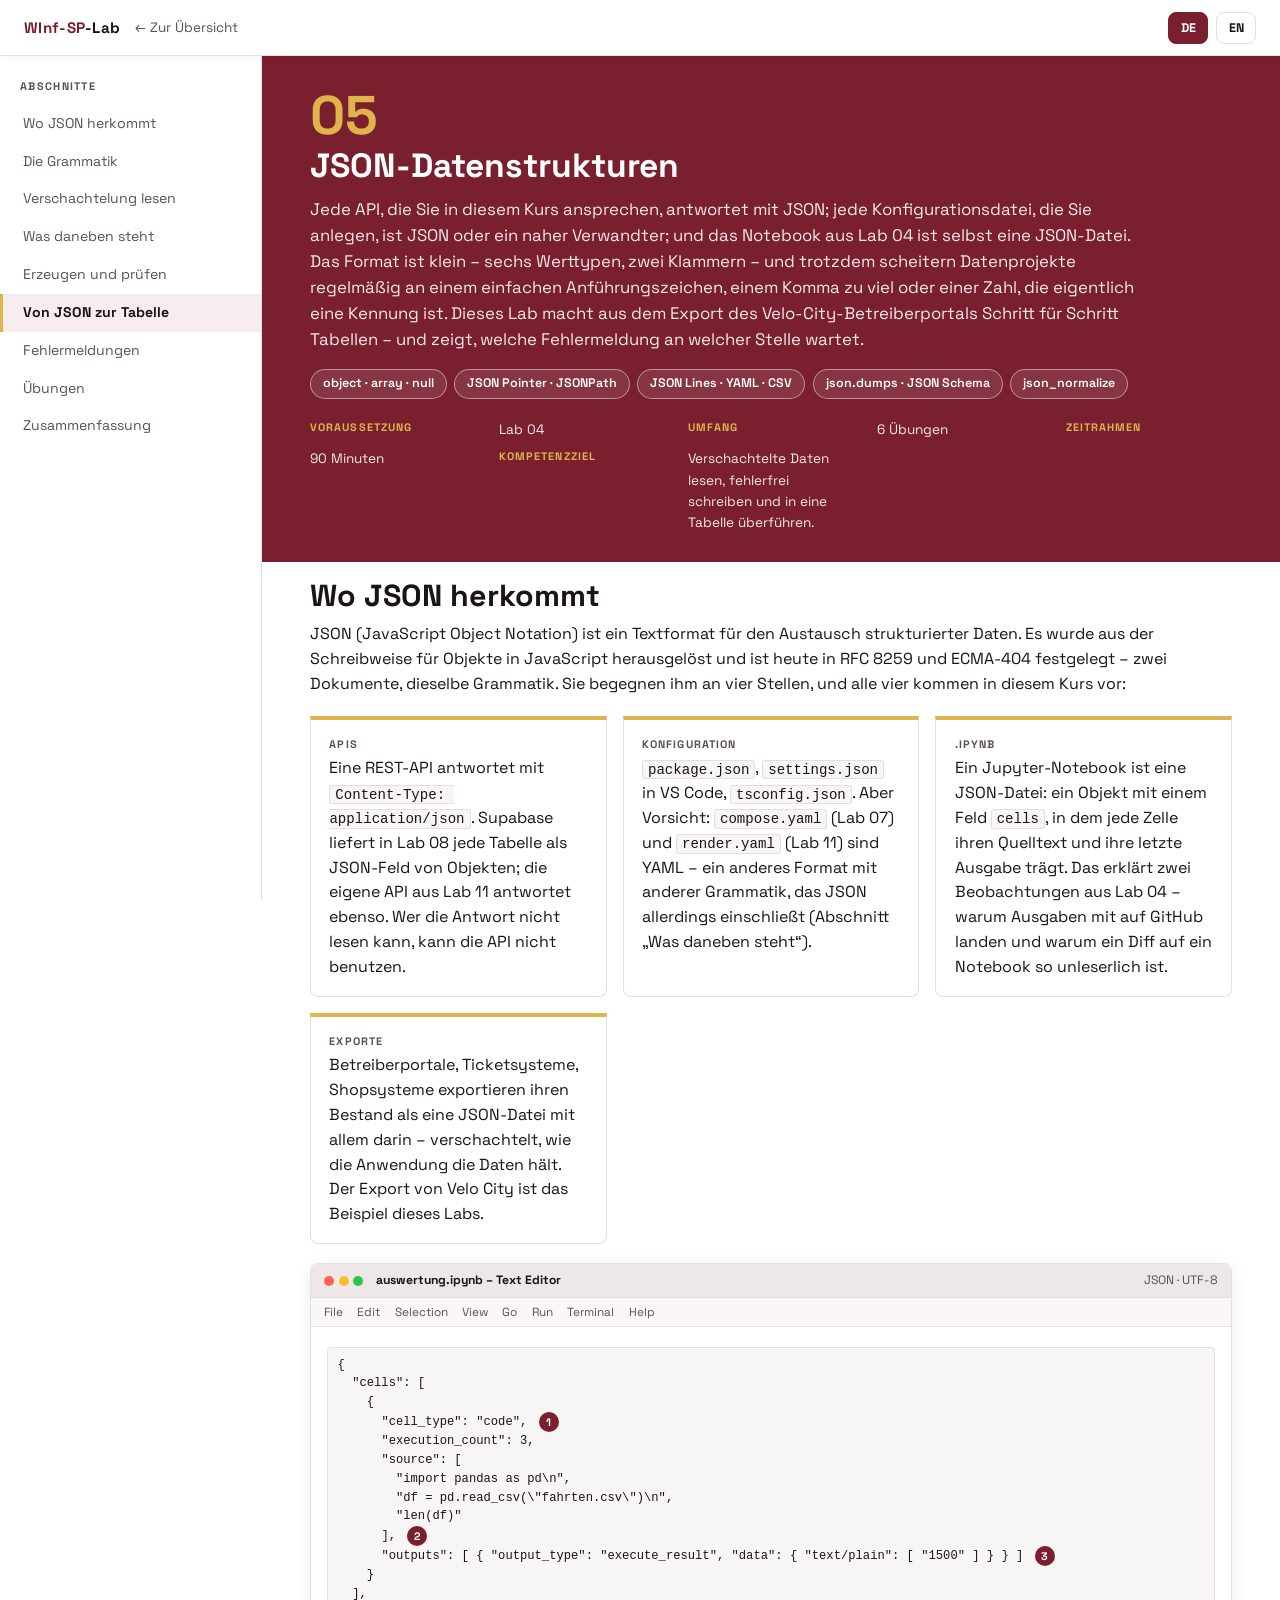
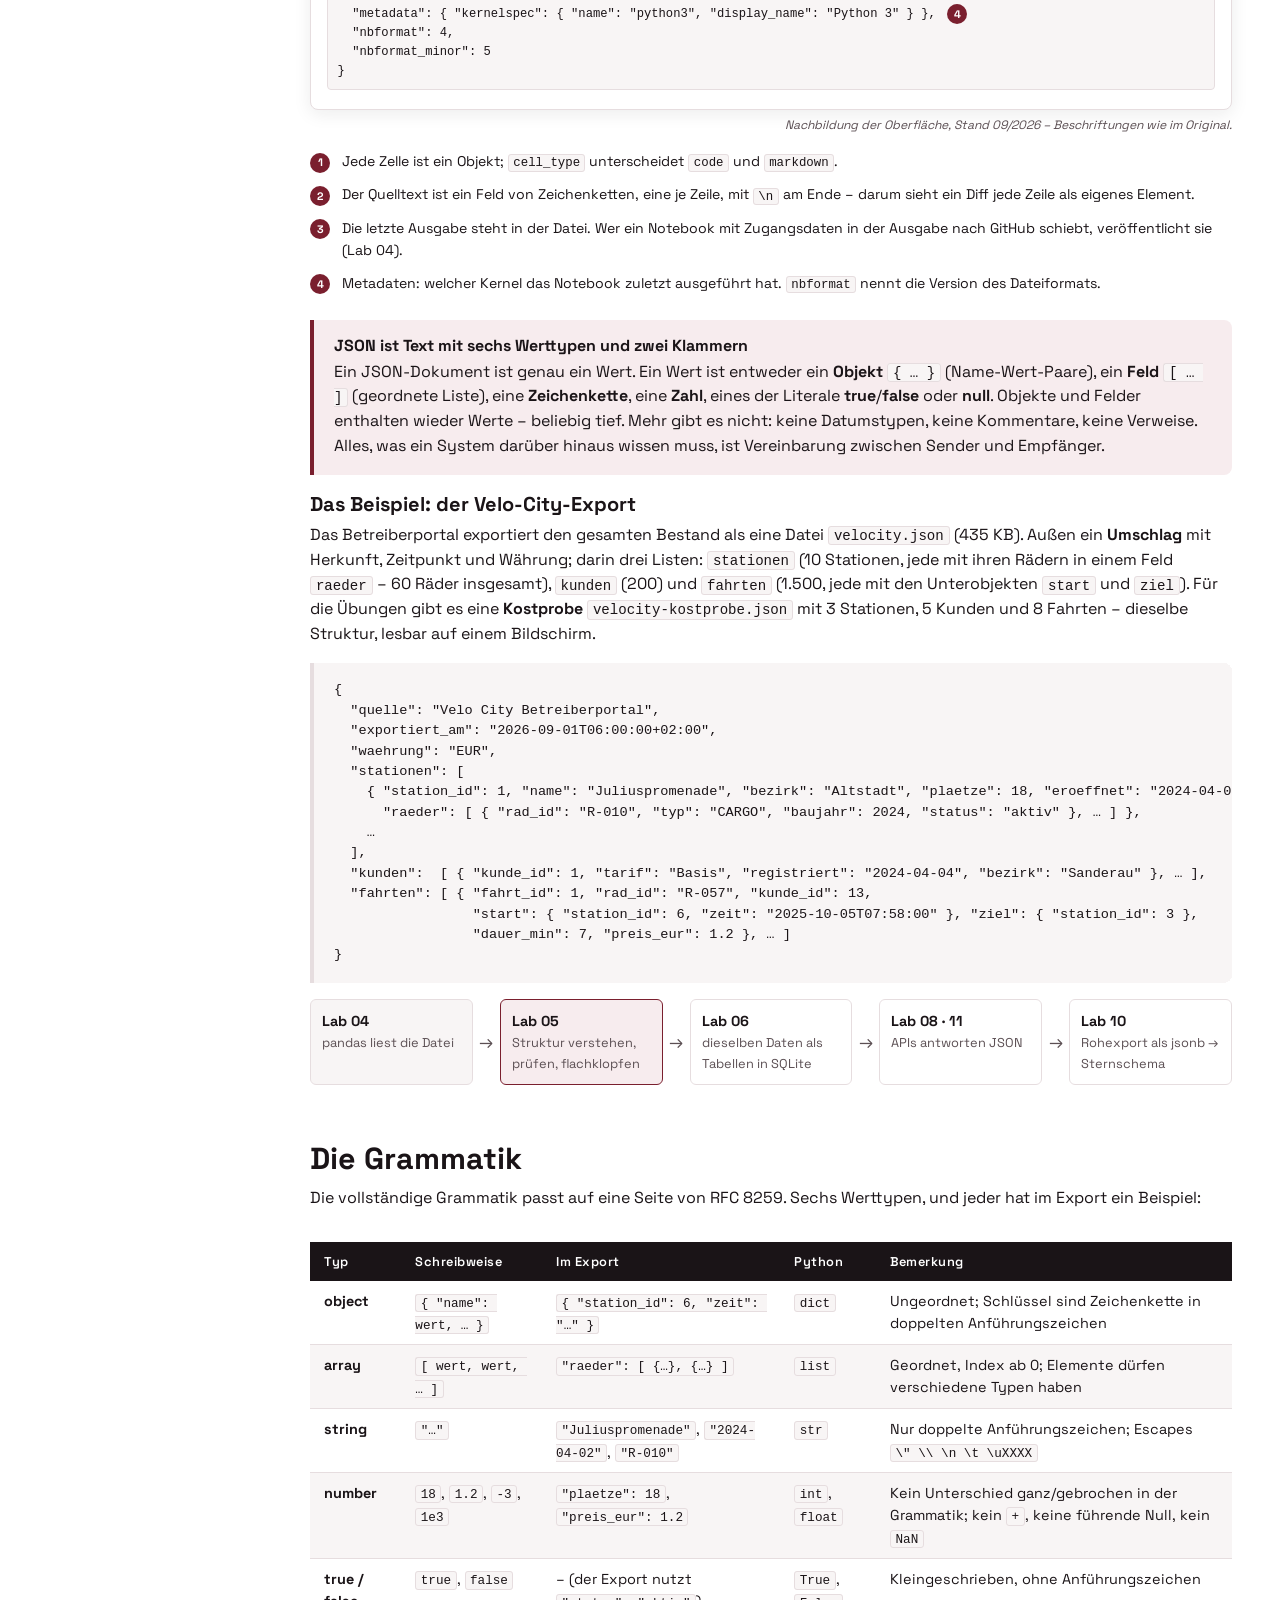
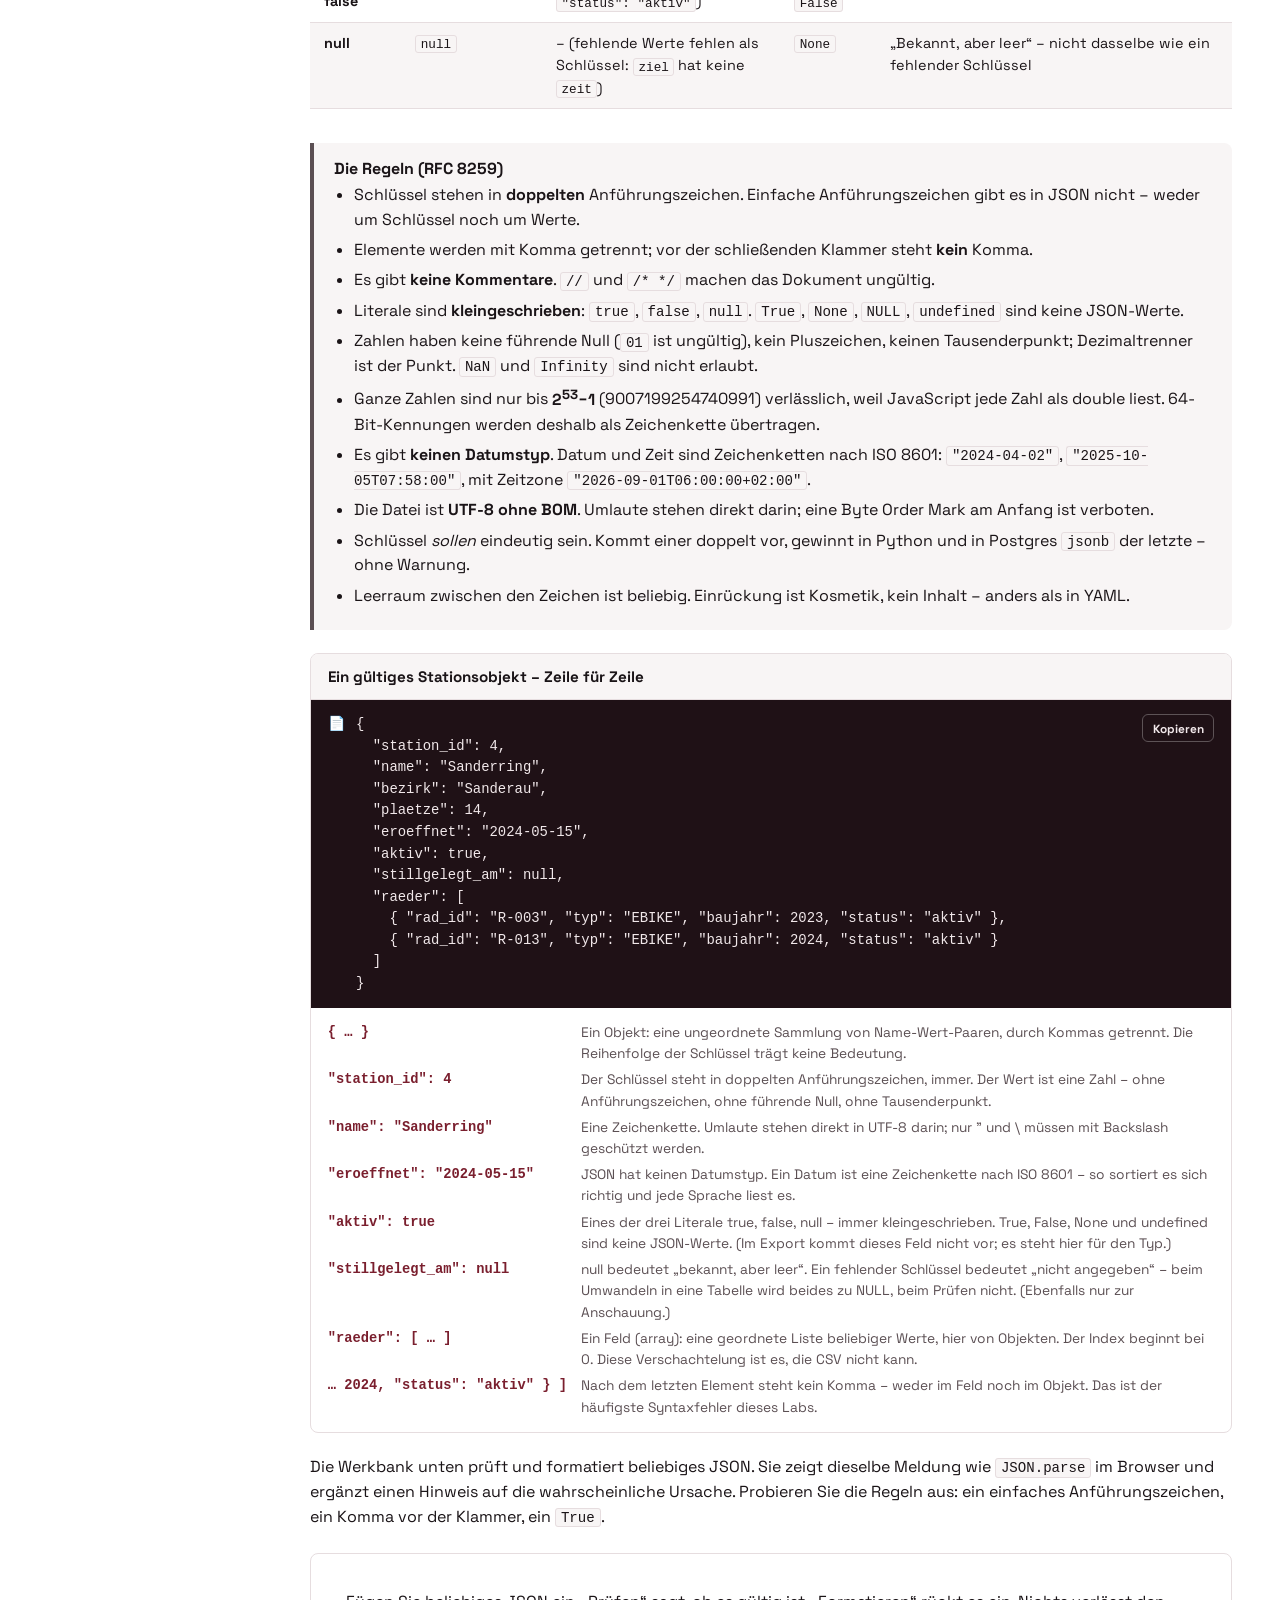
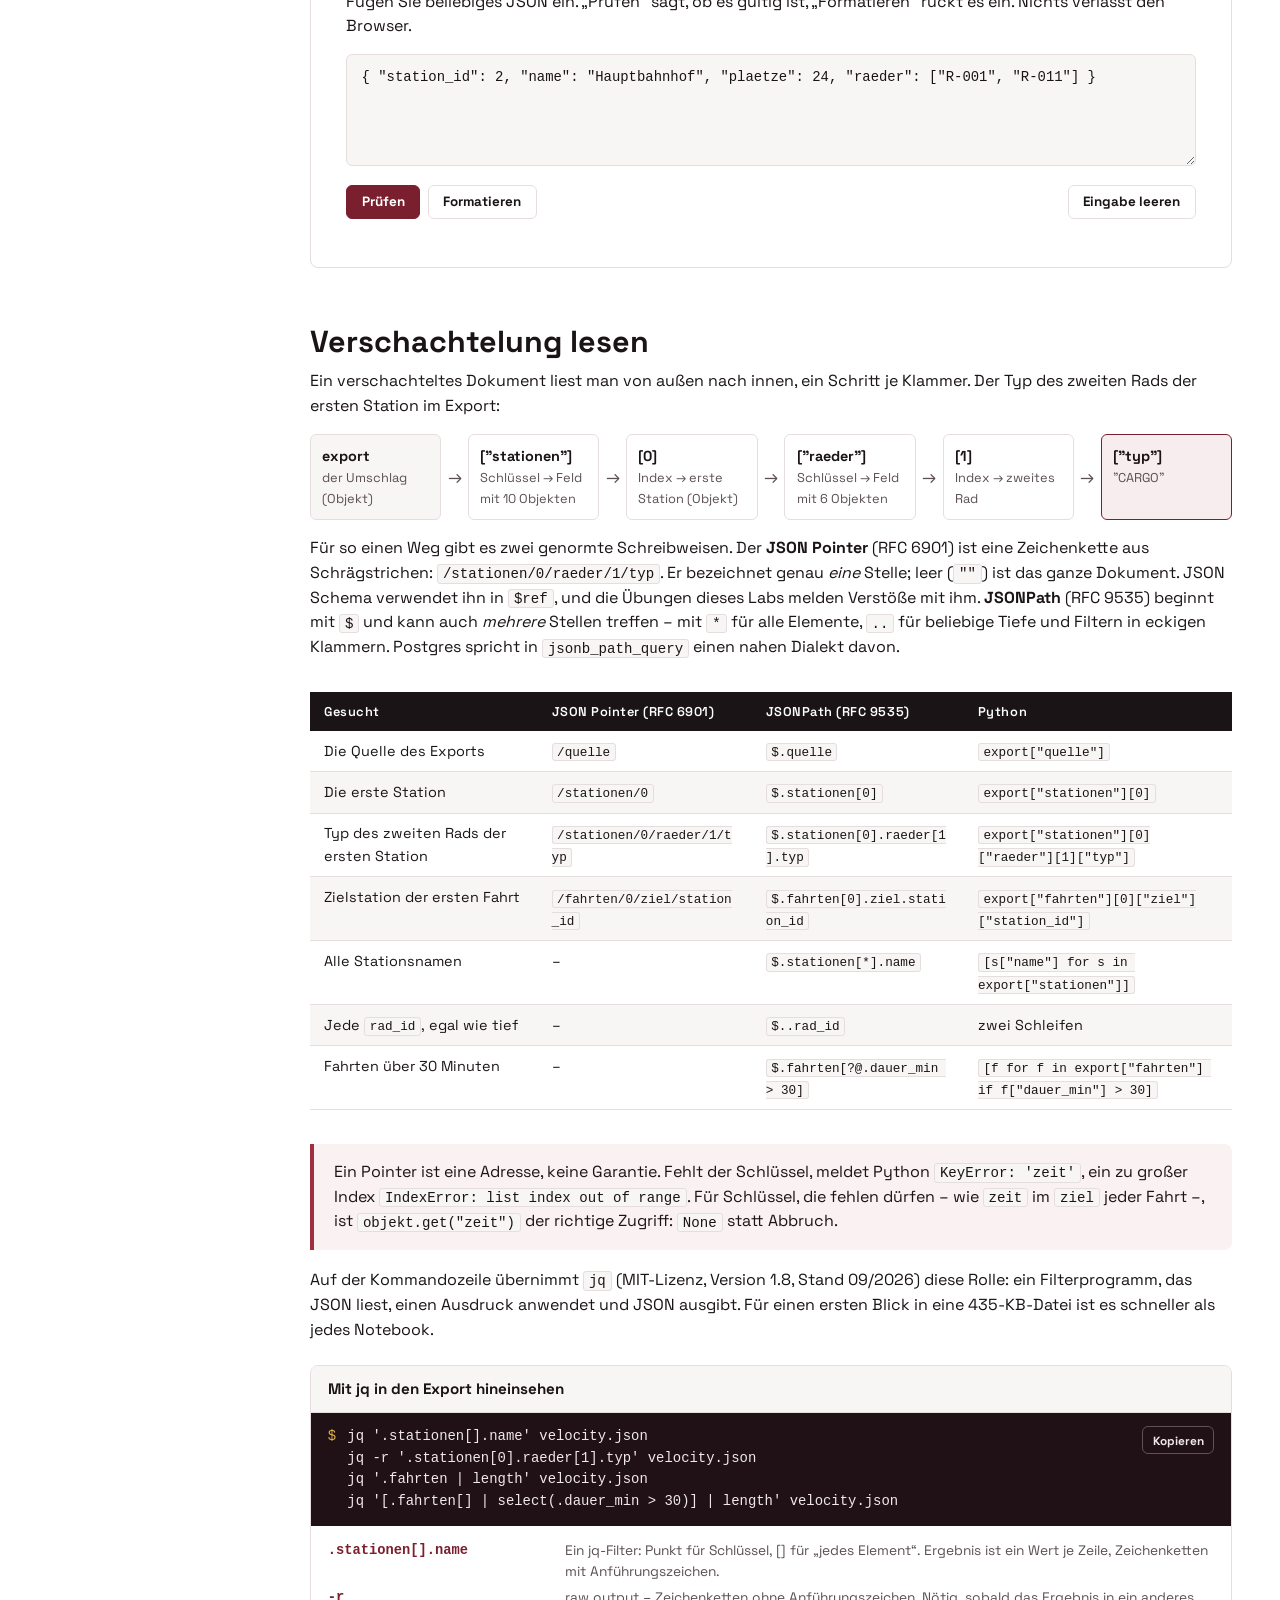
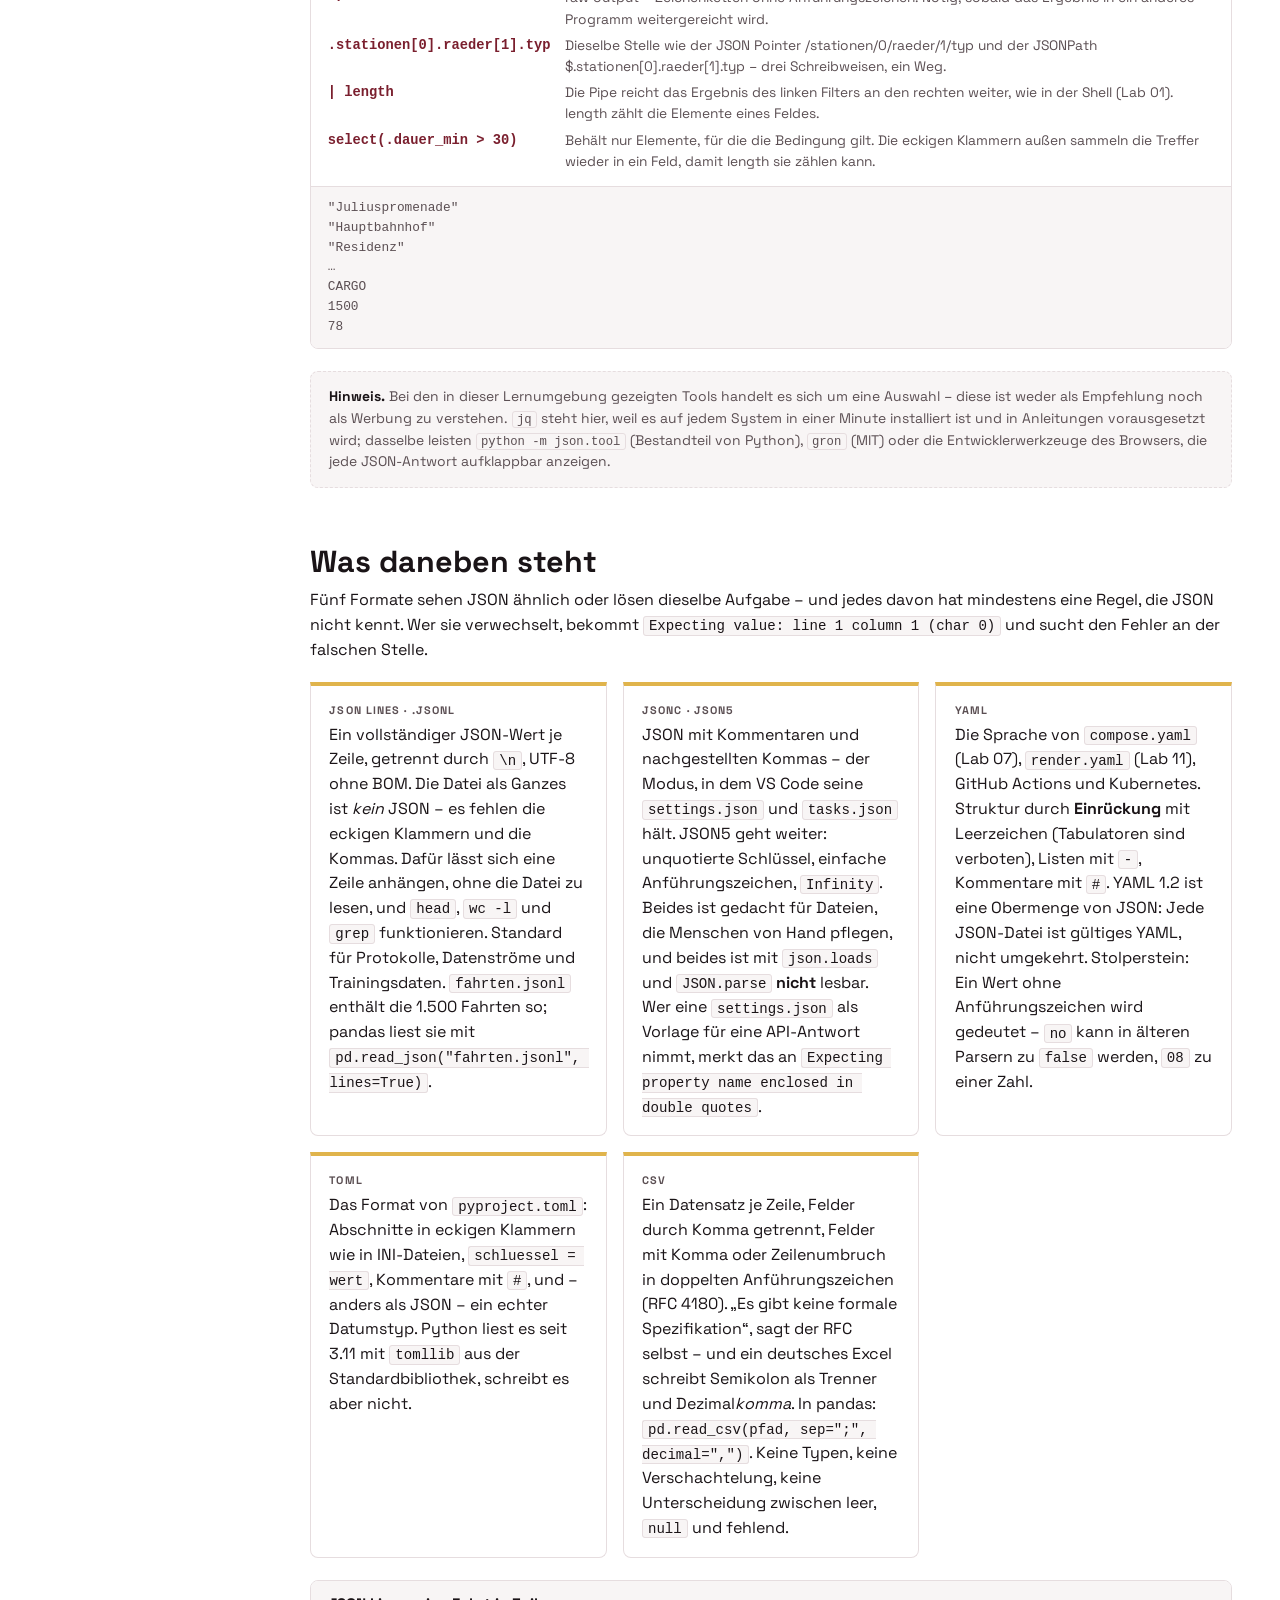
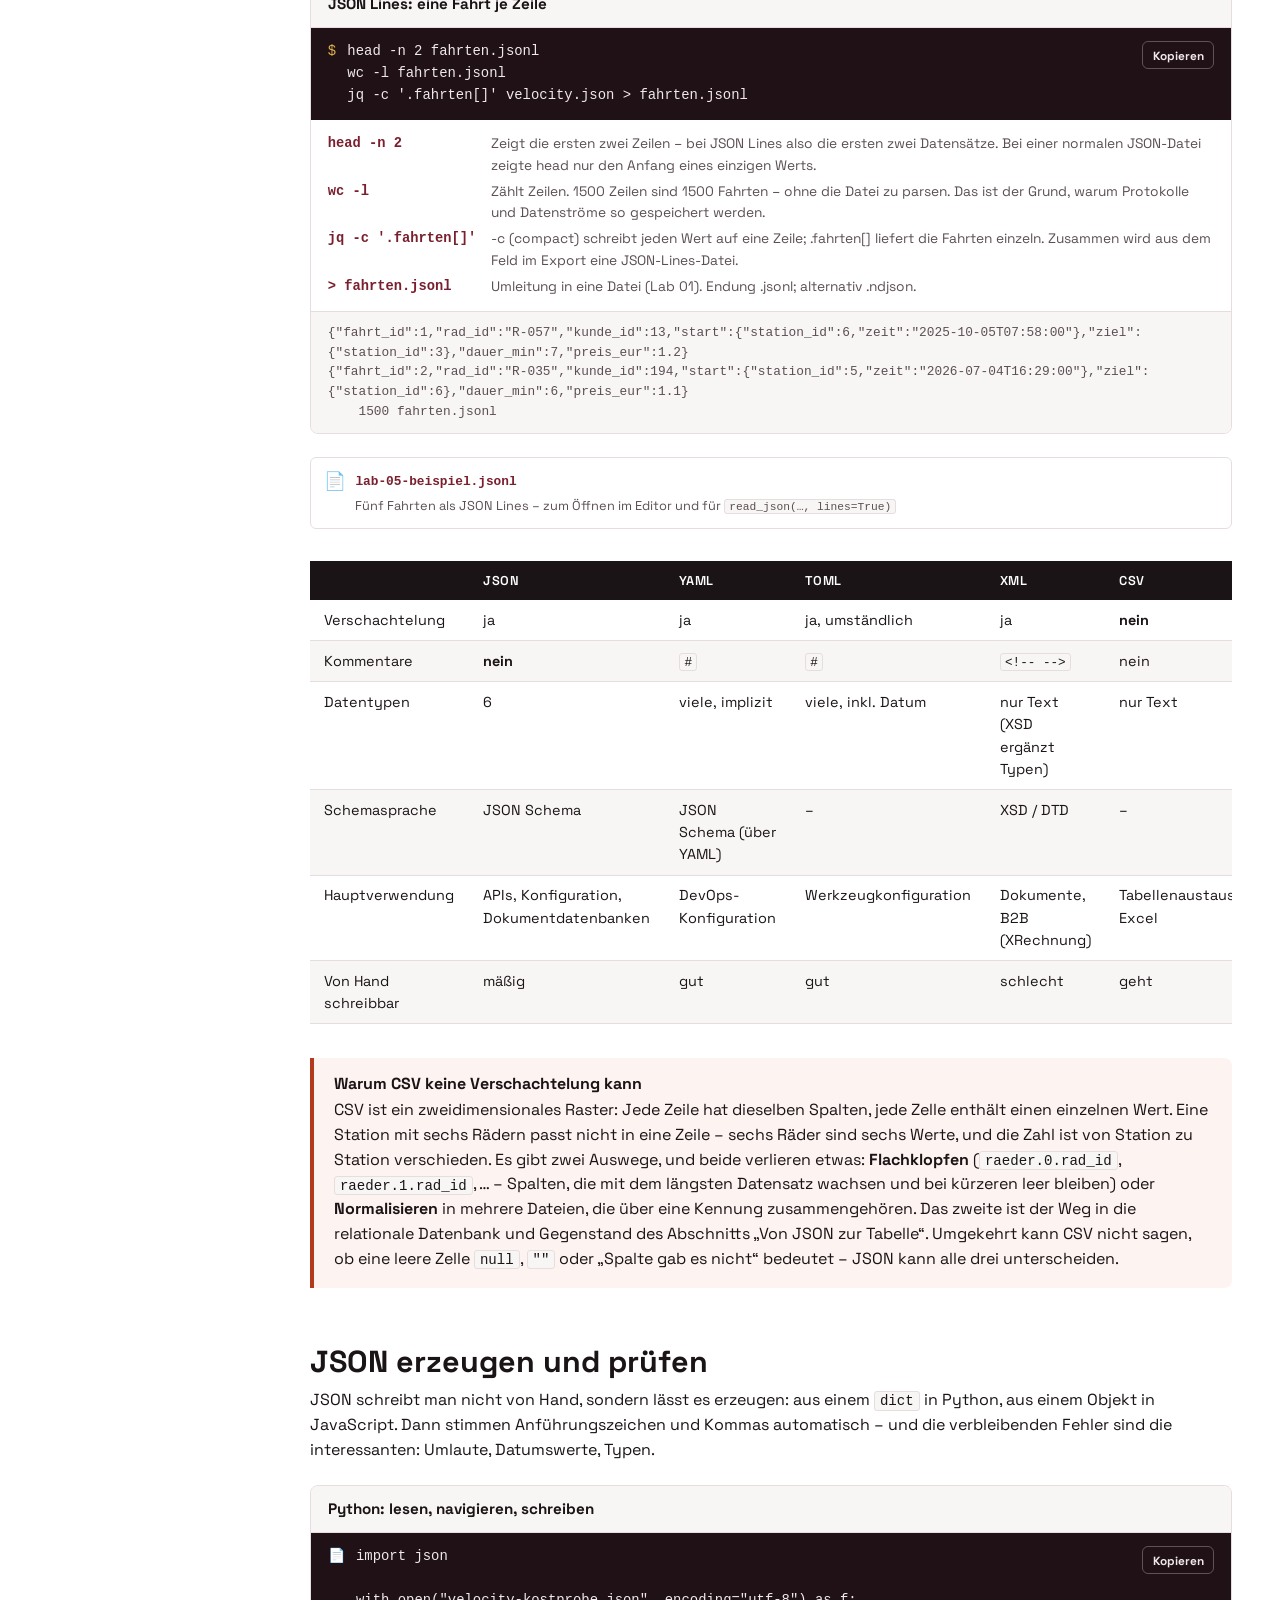
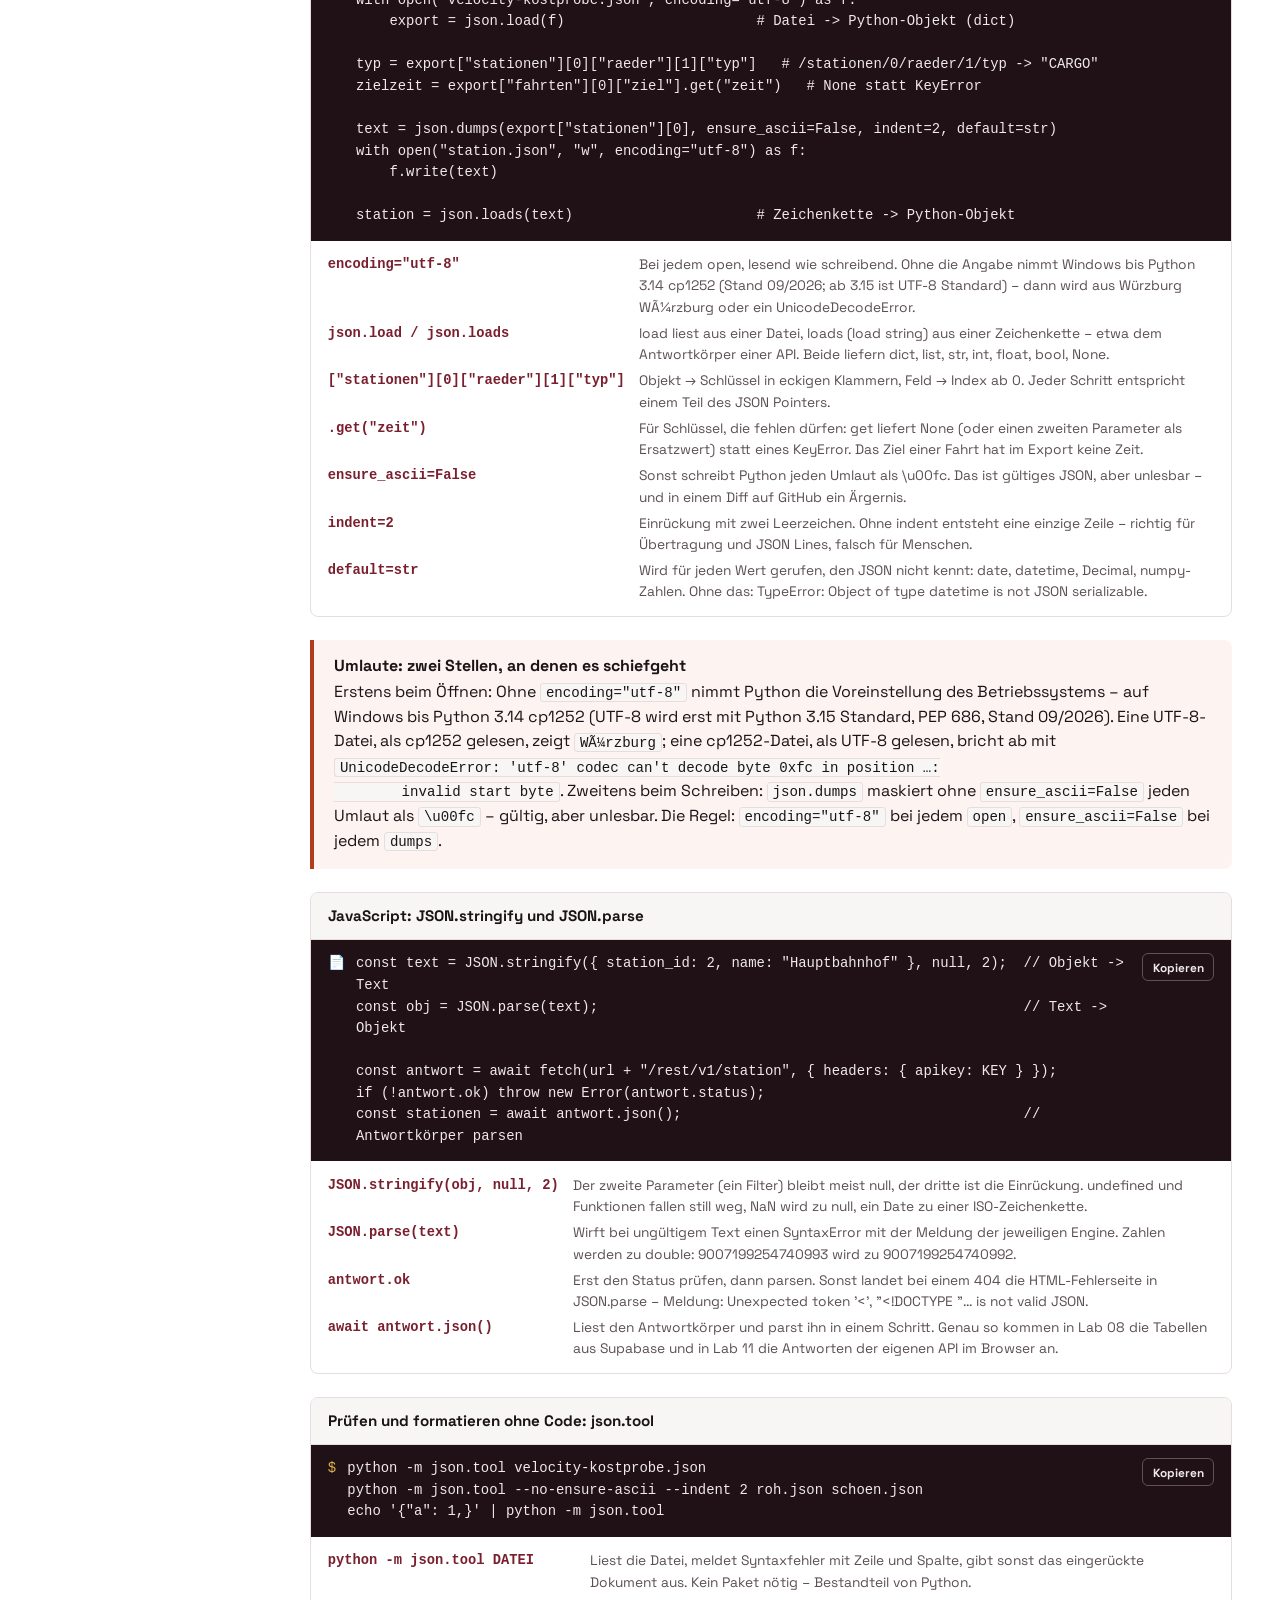
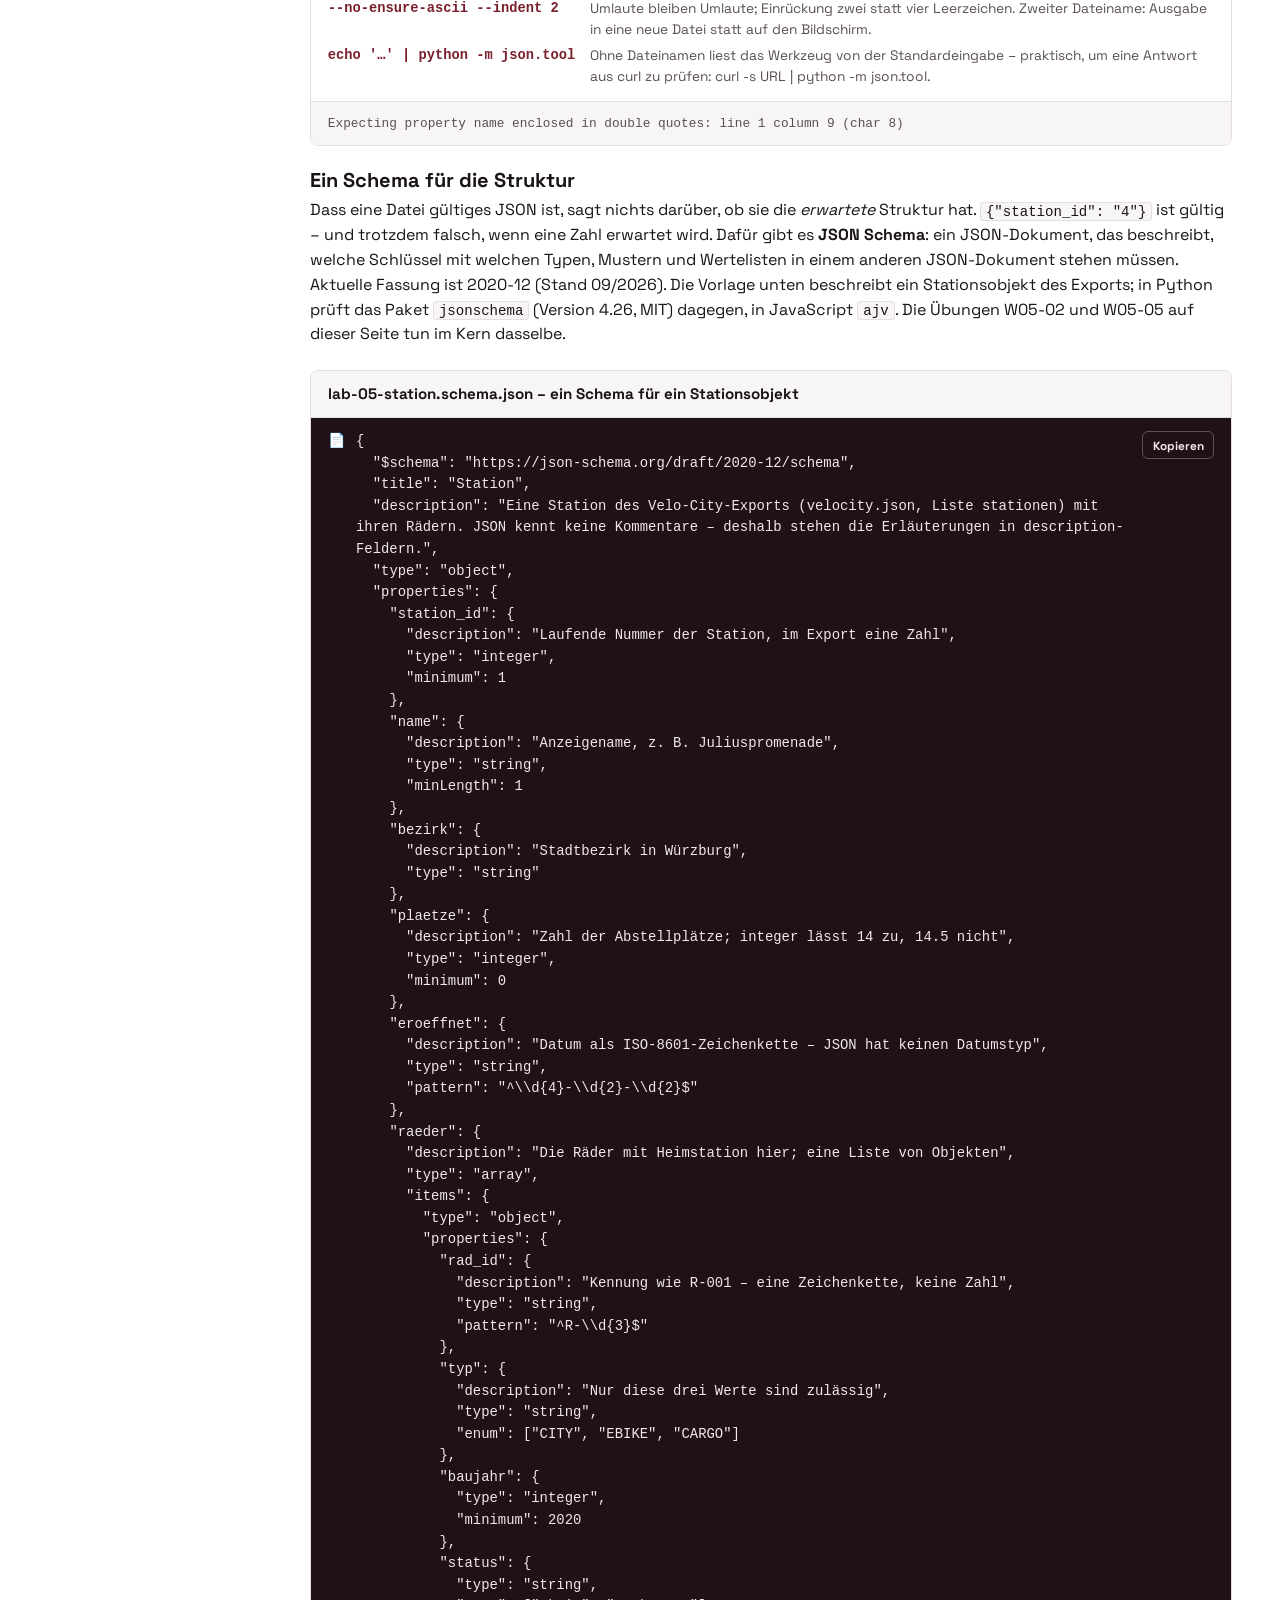
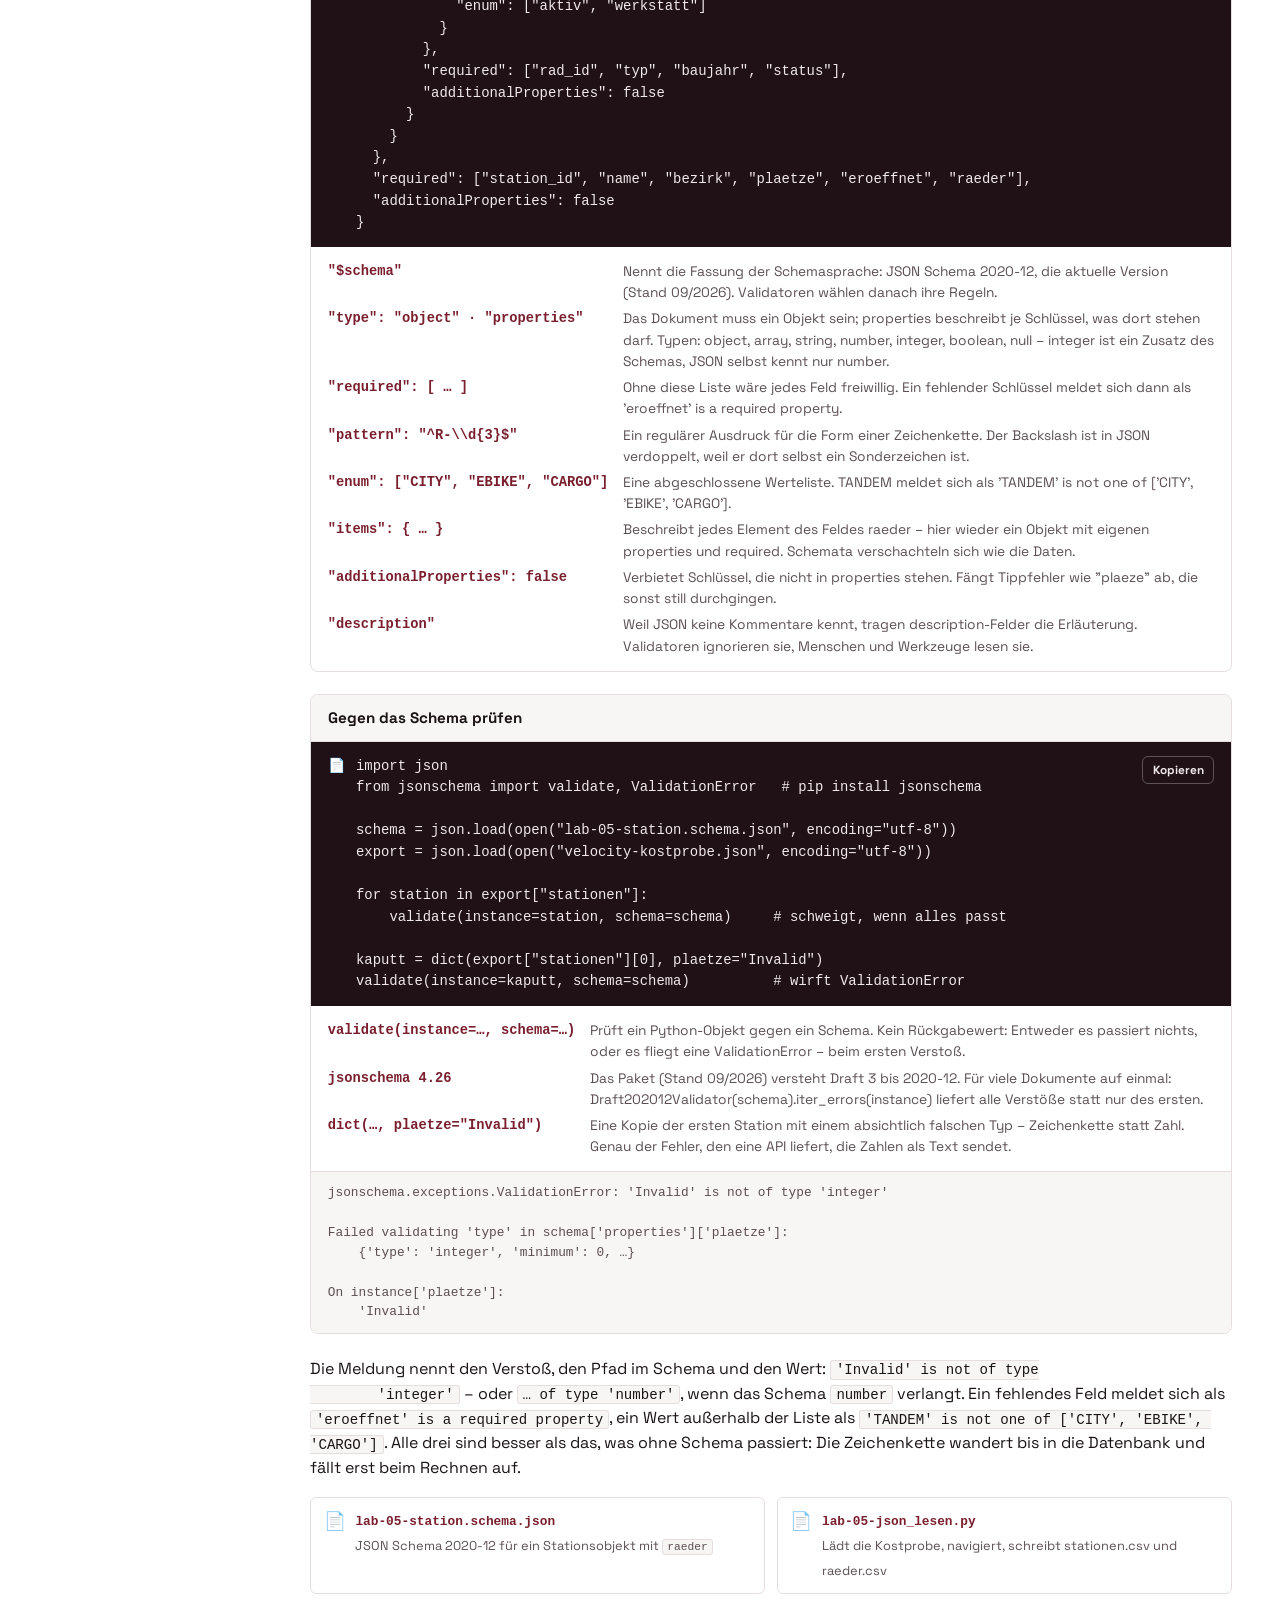
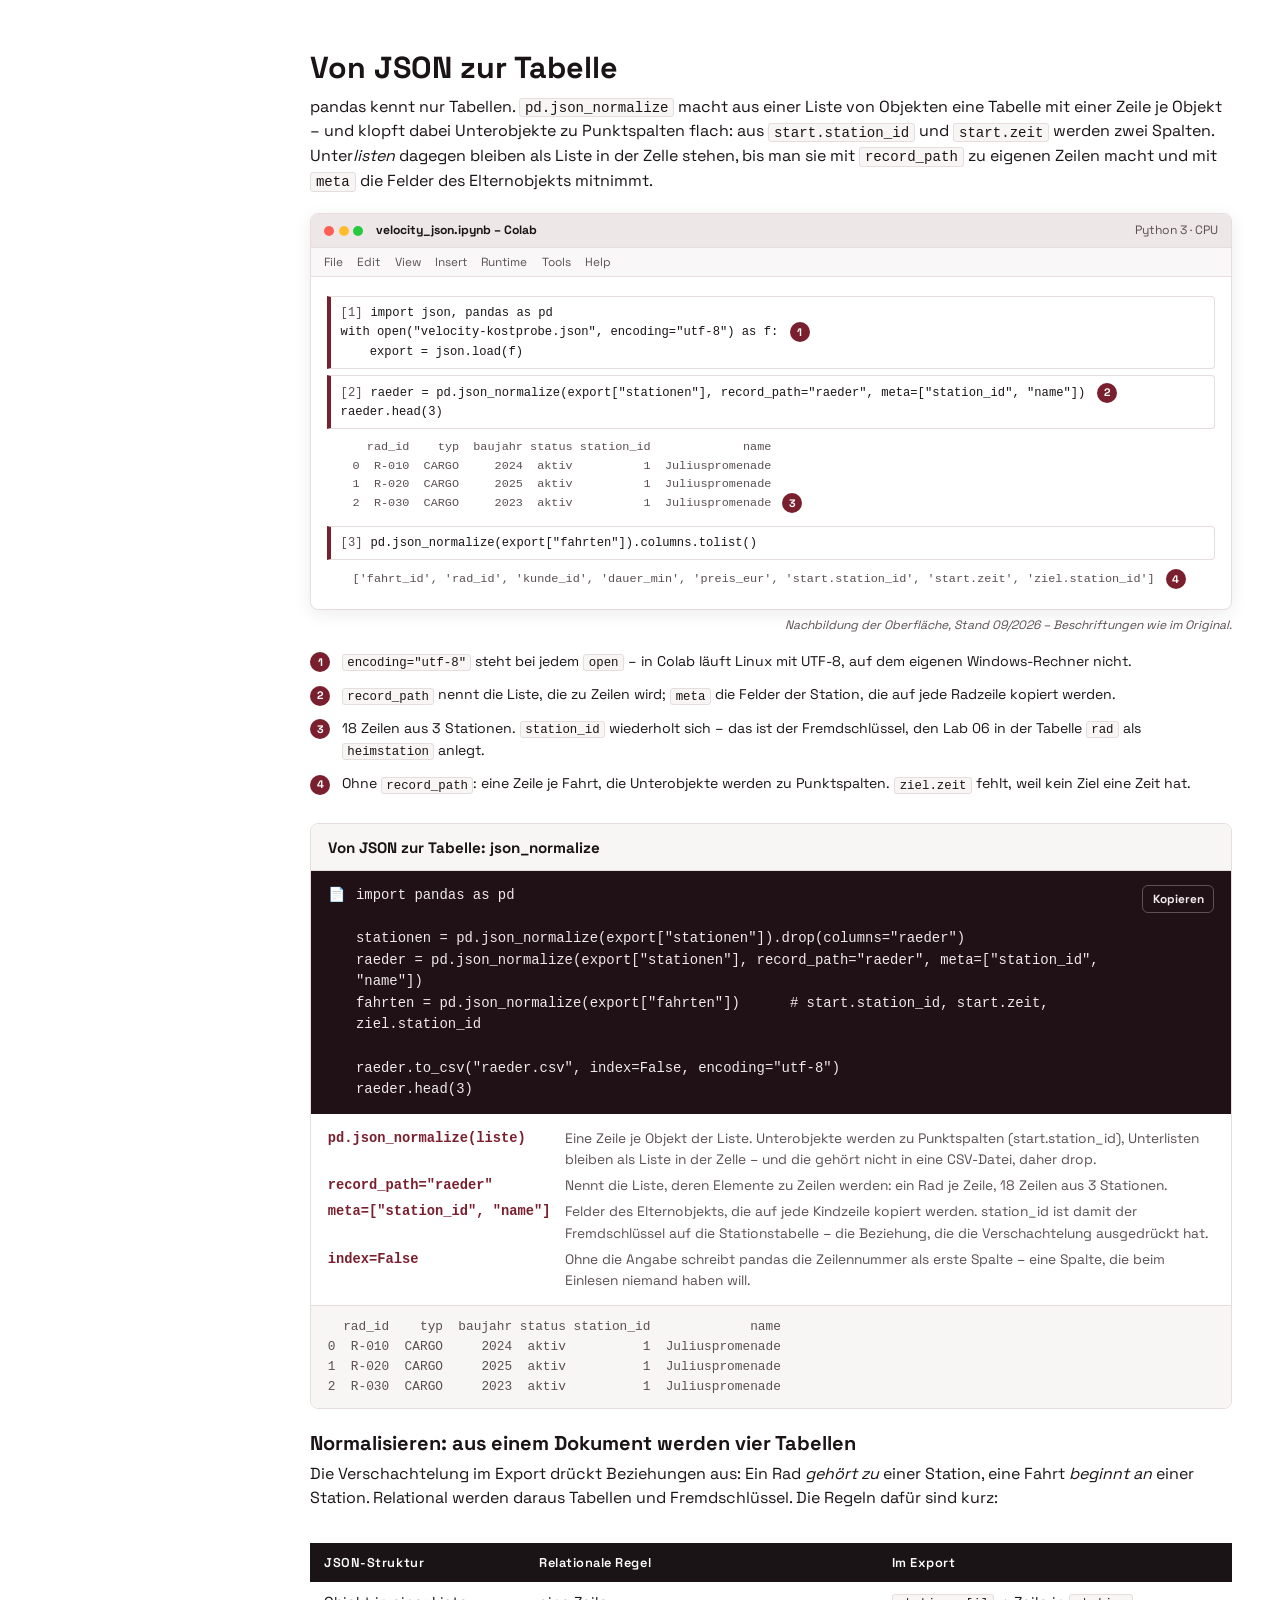
<file: lab-05-json.html>
<!DOCTYPE html>
<html lang="de" data-lang="de">
<head>
  <meta charset="UTF-8" />
  <meta name="viewport" content="width=device-width, initial-scale=1.0" />
  <title>Lab 05 · JSON-Datenstrukturen · WInf-SP-Lab</title>
  <meta name="winf:titel-en" content="Lab 05 · JSON data structures · WInf-SP-Lab" />
  <link rel="preconnect" href="https://fonts.googleapis.com">
  <link rel="preconnect" href="https://fonts.gstatic.com" crossorigin>
  <link href="https://fonts.googleapis.com/css2?family=Space+Grotesk:wght@400;500;600;700;800&display=swap" rel="stylesheet">
  <link rel="stylesheet" href="assets/winf.css" />
  <link rel="icon" href="data:image/svg+xml,<svg xmlns='http://www.w3.org/2000/svg' viewBox='0 0 32 32'><rect width='32' height='32' fill='%237A1F2E'/><text x='16' y='23' font-family='sans-serif' font-size='18' font-weight='bold' text-anchor='middle' fill='%23E0B44C'>W</text></svg>" />
</head>
<body class="lab-page" data-lab="lab-05">

<header class="header">
  <div class="header-left">
    <a class="header-logo" href="index.html" data-lab-link><span class="mark">WInf-SP</span>-Lab</a>
    <a class="header-back" href="index.html" data-lab-link>
      <span lang="de">← Zur Übersicht</span><span lang="en">← Back to overview</span>
    </a>
  </div>
  <div class="header-right">
    <button class="lang-btn active" data-lang-btn="de" aria-pressed="true">DE</button>
    <button class="lang-btn" data-lang-btn="en" aria-pressed="false">EN</button>
  </div>
</header>

<nav class="sidebar" aria-label="Lab-Navigation">
  <div class="sidebar-title"><span lang="de">Abschnitte</span><span lang="en">Sections</span></div>
  <a class="sidebar-link" href="#warum"><span lang="de">Wo JSON herkommt</span><span lang="en">Where JSON comes from</span></a>
  <a class="sidebar-link" href="#grammatik"><span lang="de">Die Grammatik</span><span lang="en">The grammar</span></a>
  <a class="sidebar-link" href="#lesen"><span lang="de">Verschachtelung lesen</span><span lang="en">Reading nesting</span></a>
  <a class="sidebar-link" href="#formate"><span lang="de">Was daneben steht</span><span lang="en">What stands beside it</span></a>
  <a class="sidebar-link" href="#schreiben"><span lang="de">Erzeugen und prüfen</span><span lang="en">Producing and checking</span></a>
  <a class="sidebar-link" href="#tabelle"><span lang="de">Von JSON zur Tabelle</span><span lang="en">From JSON to a table</span></a>
  <a class="sidebar-link" href="#fehler"><span lang="de">Fehlermeldungen</span><span lang="en">Error messages</span></a>
  <a class="sidebar-link" href="#uebungen"><span lang="de">Übungen</span><span lang="en">Exercises</span></a>
  <a class="sidebar-link" href="#zusammenfassung"><span lang="de">Zusammenfassung</span><span lang="en">Summary</span></a>
</nav>

<div class="lab-header">
  <div class="lab-num-big">05</div>
  <h1 class="lab-title"><span lang="de">JSON-Datenstrukturen</span><span lang="en">JSON data structures</span></h1>
  <p class="lab-intro">
    <span lang="de">Jede API, die Sie in diesem Kurs ansprechen, antwortet mit JSON; jede Konfigurationsdatei,
      die Sie anlegen, ist JSON oder ein naher Verwandter; und das Notebook aus Lab 04 ist selbst eine JSON-Datei. Das
      Format ist klein – sechs Werttypen, zwei Klammern – und trotzdem scheitern Datenprojekte regelmäßig an einem
      einfachen Anführungszeichen, einem Komma zu viel oder einer Zahl, die eigentlich eine Kennung ist. Dieses Lab
      macht aus dem Export des Velo-City-Betreiberportals Schritt für Schritt Tabellen – und zeigt, welche
      Fehlermeldung an welcher Stelle wartet.</span>
    <span lang="en">Every interface you address in this course answers with JSON; every configuration file you create is
      JSON or a close relative; and the notebook from lab 04 is itself a JSON file. The format is small – six value
      types, two kinds of bracket – and still data projects regularly fail on a single quote, one comma too many or a
      number that is really an identifier. This lab turns the export of the Velo City operator portal into tables step
      by step – and shows which error message waits at which point.</span>
  </p>
  <div class="lernziele">
    <span class="lernziel-chip">object · array · null</span>
    <span class="lernziel-chip">JSON Pointer · JSONPath</span>
    <span class="lernziel-chip">JSON Lines · YAML · CSV</span>
    <span class="lernziel-chip">json.dumps · JSON Schema</span>
    <span class="lernziel-chip">json_normalize</span>
  </div>
  <div data-einordnung></div>
</div>

<main class="main-content">

  <section class="section-block" id="warum">
    <h2><span lang="de">Wo JSON herkommt</span><span lang="en">Where JSON comes from</span></h2>
    <p>
      <span lang="de">JSON (JavaScript Object Notation) ist ein Textformat für den Austausch strukturierter Daten. Es
        wurde aus der Schreibweise für Objekte in JavaScript herausgelöst und ist heute in RFC 8259 und ECMA-404
        festgelegt – zwei Dokumente, dieselbe Grammatik. Sie begegnen ihm an vier Stellen, und alle vier kommen in
        diesem Kurs vor:</span>
      <span lang="en">JSON (JavaScript Object Notation) is a text format for exchanging structured data. It was extracted
        from the notation for objects in JavaScript and is today specified in RFC 8259 and ECMA-404 – two documents,
        the same grammar. You meet it in four places, and all four occur in this course:</span>
    </p>
    <div class="karten">
      <div class="karte">
        <div class="kopfzeile"><span lang="de">APIs</span><span lang="en">Interfaces</span></div>
        <p><span lang="de">Eine REST-API antwortet mit <code>Content-Type: application/json</code>. Supabase
          liefert in Lab 08 jede Tabelle als JSON-Feld von Objekten; die eigene API aus Lab 11 antwortet ebenso. Wer
          die Antwort nicht lesen kann, kann die API nicht benutzen.</span>
        <span lang="en">A REST interface answers with <code>Content-Type: application/json</code>. In lab 08 Supabase
          delivers every table as a JSON array of objects; your own API from lab 11 answers the same way. Whoever cannot
          read the answer cannot use the interface.</span></p>
      </div>
      <div class="karte">
        <div class="kopfzeile"><span lang="de">Konfiguration</span><span lang="en">Configuration</span></div>
        <p><span lang="de"><code>package.json</code>, <code>settings.json</code> in VS Code, <code>tsconfig.json</code>.
          Aber Vorsicht: <code>compose.yaml</code> (Lab 07) und <code>render.yaml</code> (Lab 11) sind YAML – ein
          anderes Format mit anderer Grammatik, das JSON allerdings einschließt (Abschnitt „Was daneben
          steht“).</span>
        <span lang="en"><code>package.json</code>, <code>settings.json</code> in VS Code, <code>tsconfig.json</code>.
          But beware: <code>compose.yaml</code> (lab 07) and <code>render.yaml</code> (lab 11) are YAML – a different
          format with a different grammar that nevertheless includes JSON (section “What stands beside it”).</span></p>
      </div>
      <div class="karte">
        <div class="kopfzeile">.ipynb</div>
        <p><span lang="de">Ein Jupyter-Notebook ist eine JSON-Datei: ein Objekt mit einem Feld <code>cells</code>, in
          dem jede Zelle ihren Quelltext und ihre letzte Ausgabe trägt. Das erklärt zwei Beobachtungen aus Lab 04 –
          warum Ausgaben mit auf GitHub landen und warum ein Diff auf ein Notebook so unleserlich ist.</span>
        <span lang="en">A Jupyter notebook is a JSON file: an object with an array <code>cells</code> in which every
          cell carries its source and its last output. That explains two observations from lab 04 – why outputs end
          up on GitHub and why a diff on a notebook is so illegible.</span></p>
      </div>
      <div class="karte">
        <div class="kopfzeile"><span lang="de">Exporte</span><span lang="en">Exports</span></div>
        <p><span lang="de">Betreiberportale, Ticketsysteme, Shopsysteme exportieren ihren Bestand als eine JSON-Datei
          mit allem darin – verschachtelt, wie die Anwendung die Daten hält. Der Export von Velo City ist das Beispiel
          dieses Labs.</span>
        <span lang="en">Operator portals, ticket systems, shop systems export their stock as one JSON file with
          everything in it – nested, the way the application holds the data. The Velo City export is this lab's
          example.</span></p>
      </div>
    </div>

    <div class="shot">
      <div class="shot-bar"><span class="ampel"><i></i><i></i><i></i></span><span class="titel">auswertung.ipynb – Text Editor</span><span class="spacer"></span>JSON · UTF-8</div>
      <div class="shot-menu"><span>File</span><span>Edit</span><span>Selection</span><span>View</span><span>Go</span><span>Run</span><span>Terminal</span><span>Help</span></div>
      <div class="shot-body eins">
        <div class="shot-main">
          <div class="code">{
  "cells": [
    {
      "cell_type": "code", <span class="callout">1</span>
      "execution_count": 3,
      "source": [
        "import pandas as pd\n",
        "df = pd.read_csv(\"fahrten.csv\")\n",
        "len(df)"
      ], <span class="callout">2</span>
      "outputs": [ { "output_type": "execute_result", "data": { "text/plain": [ "1500" ] } } ] <span class="callout">3</span>
    }
  ],
  "metadata": { "kernelspec": { "name": "python3", "display_name": "Python 3" } }, <span class="callout">4</span>
  "nbformat": 4,
  "nbformat_minor": 5
}</div>
        </div>
      </div>
    </div>
    <p class="shot-hinweis"><span lang="de">Nachbildung der Oberfläche, Stand 09/2026 – Beschriftungen wie im Original.</span><span lang="en">Rendering of the interface, as of 09/2026 – labels as in the original.</span></p>
    <ol class="shot-legende">
      <li><span class="callout">1</span><span><span lang="de">Jede Zelle ist ein Objekt; <code>cell_type</code> unterscheidet <code>code</code> und <code>markdown</code>.</span><span lang="en">Every cell is an object; <code>cell_type</code> distinguishes <code>code</code> and <code>markdown</code>.</span></span></li>
      <li><span class="callout">2</span><span><span lang="de">Der Quelltext ist ein Feld von Zeichenketten, eine je Zeile, mit <code>\n</code> am Ende – darum sieht ein Diff jede Zeile als eigenes Element.</span><span lang="en">The source is an array of strings, one per line, with <code>\n</code> at the end – which is why a diff sees every line as its own element.</span></span></li>
      <li><span class="callout">3</span><span><span lang="de">Die letzte Ausgabe steht in der Datei. Wer ein Notebook mit Zugangsdaten in der Ausgabe nach GitHub schiebt, veröffentlicht sie (Lab 04).</span><span lang="en">The last output is in the file. Whoever pushes a notebook with credentials in the output to GitHub publishes them (lab 04).</span></span></li>
      <li><span class="callout">4</span><span><span lang="de">Metadaten: welcher Kernel das Notebook zuletzt ausgeführt hat. <code>nbformat</code> nennt die Version des Dateiformats.</span><span lang="en">Metadata: which kernel last executed the notebook. <code>nbformat</code> names the version of the file format.</span></span></li>
    </ol>

    <div class="concept-box">
      <h3><span lang="de">JSON ist Text mit sechs Werttypen und zwei Klammern</span><span lang="en">JSON is text with six value types and two kinds of bracket</span></h3>
      <p><span lang="de">Ein JSON-Dokument ist genau ein Wert. Ein Wert ist entweder ein <strong>Objekt</strong>
        <code>{ … }</code> (Name-Wert-Paare), ein <strong>Feld</strong> <code>[ … ]</code> (geordnete Liste), eine
        <strong>Zeichenkette</strong>, eine <strong>Zahl</strong>, eines der Literale <strong>true</strong>/<strong>false</strong>
        oder <strong>null</strong>. Objekte und Felder enthalten wieder Werte – beliebig tief. Mehr gibt es nicht: keine
        Datumstypen, keine Kommentare, keine Verweise. Alles, was ein System darüber hinaus wissen muss, ist
        Vereinbarung zwischen Sender und Empfänger.</span>
      <span lang="en">A JSON document is exactly one value. A value is either an <strong>object</strong> <code>{ … }</code>
        (name/value pairs), an <strong>array</strong> <code>[ … ]</code> (ordered list), a <strong>string</strong>, a
        <strong>number</strong>, one of the literals <strong>true</strong>/<strong>false</strong> or <strong>null</strong>.
        Objects and arrays contain values again – to any depth. There is nothing more: no date types, no comments, no
        references. Everything a system has to know beyond that is an agreement between sender and receiver.</span></p>
    </div>

    <h3><span lang="de">Das Beispiel: der Velo-City-Export</span><span lang="en">The example: the Velo City export</span></h3>
    <p>
      <span lang="de">Das Betreiberportal exportiert den gesamten Bestand als eine Datei <code>velocity.json</code>
        (435 KB). Außen ein <strong>Umschlag</strong> mit Herkunft, Zeitpunkt und Währung; darin drei Listen:
        <code>stationen</code> (10 Stationen, jede mit ihren Rädern in einem Feld <code>raeder</code> – 60 Räder
        insgesamt), <code>kunden</code> (200) und <code>fahrten</code> (1.500, jede mit den Unterobjekten
        <code>start</code> und <code>ziel</code>). Für die Übungen gibt es eine <strong>Kostprobe</strong>
        <code>velocity-kostprobe.json</code> mit 3 Stationen, 5 Kunden und 8 Fahrten – dieselbe Struktur, lesbar auf
        einem Bildschirm.</span>
      <span lang="en">The operator portal exports the entire stock as one file <code>velocity.json</code> (435 KB).
        Outside, an <strong>envelope</strong> with origin, time and currency; inside, three lists:
        <code>stationen</code> (10 stations, each with its bikes in an array <code>raeder</code> – 60 bikes in total),
        <code>kunden</code> (200) and <code>fahrten</code> (1,500, each with the sub-objects <code>start</code> and
        <code>ziel</code>). For the exercises there is a <strong>sample</strong> <code>velocity-kostprobe.json</code>
        with 3 stations, 5 customers and 8 rides – the same structure, readable on one screen.</span>
    </p>
    <pre class="code-block">{
  "quelle": "Velo City Betreiberportal",
  "exportiert_am": "2026-09-01T06:00:00+02:00",
  "waehrung": "EUR",
  "stationen": [
    { "station_id": 1, "name": "Juliuspromenade", "bezirk": "Altstadt", "plaetze": 18, "eroeffnet": "2024-04-02",
      "raeder": [ { "rad_id": "R-010", "typ": "CARGO", "baujahr": 2024, "status": "aktiv" }, … ] },
    …
  ],
  "kunden":  [ { "kunde_id": 1, "tarif": "Basis", "registriert": "2024-04-04", "bezirk": "Sanderau" }, … ],
  "fahrten": [ { "fahrt_id": 1, "rad_id": "R-057", "kunde_id": 13,
                 "start": { "station_id": 6, "zeit": "2025-10-05T07:58:00" }, "ziel": { "station_id": 3 },
                 "dauer_min": 7, "preis_eur": 1.2 }, … ]
}</pre>
    <div class="kette">
      <div class="glied hell"><span class="titel">Lab 04</span><span class="was"><span lang="de">pandas liest die Datei</span><span lang="en">pandas reads the file</span></span></div>
      <span class="pfeil">→</span>
      <div class="glied betont"><span class="titel">Lab 05</span><span class="was"><span lang="de">Struktur verstehen, prüfen, flachklopfen</span><span lang="en">understand, check, flatten the structure</span></span></div>
      <span class="pfeil">→</span>
      <div class="glied"><span class="titel">Lab 06</span><span class="was"><span lang="de">dieselben Daten als Tabellen in SQLite</span><span lang="en">the same data as tables in SQLite</span></span></div>
      <span class="pfeil">→</span>
      <div class="glied"><span class="titel">Lab 08 · 11</span><span class="was"><span lang="de">APIs antworten JSON</span><span lang="en">interfaces answer JSON</span></span></div>
      <span class="pfeil">→</span>
      <div class="glied"><span class="titel">Lab 10</span><span class="was"><span lang="de">Rohexport als jsonb → Sternschema</span><span lang="en">raw export as jsonb → star schema</span></span></div>
    </div>
  </section>

  <section class="section-block" id="grammatik">
    <h2><span lang="de">Die Grammatik</span><span lang="en">The grammar</span></h2>
    <p>
      <span lang="de">Die vollständige Grammatik passt auf eine Seite von RFC 8259. Sechs Werttypen, und jeder hat im
        Export ein Beispiel:</span>
      <span lang="en">The complete grammar fits on one page of RFC 8259. Six value types, and each has an example in the
        export:</span>
    </p>
    <div class="table-scroll">
      <table>
        <thead>
          <tr>
            <th><span lang="de">Typ</span><span lang="en">Type</span></th>
            <th><span lang="de">Schreibweise</span><span lang="en">Notation</span></th>
            <th><span lang="de">Im Export</span><span lang="en">In the export</span></th>
            <th>Python</th>
            <th><span lang="de">Bemerkung</span><span lang="en">Remark</span></th>
          </tr>
        </thead>
        <tbody>
          <tr><td><strong>object</strong></td><td><code>{ "name": wert, … }</code></td><td><code>{ "station_id": 6, "zeit": "…" }</code></td><td><code>dict</code></td><td><span lang="de">Ungeordnet; Schlüssel sind Zeichenkette in doppelten Anführungszeichen</span><span lang="en">Unordered; keys are strings in double quotes</span></td></tr>
          <tr><td><strong>array</strong></td><td><code>[ wert, wert, … ]</code></td><td><code>"raeder": [ {…}, {…} ]</code></td><td><code>list</code></td><td><span lang="de">Geordnet, Index ab 0; Elemente dürfen verschiedene Typen haben</span><span lang="en">Ordered, index from 0; elements may have different types</span></td></tr>
          <tr><td><strong>string</strong></td><td><code>"…"</code></td><td><code>"Juliuspromenade"</code>, <code>"2024-04-02"</code>, <code>"R-010"</code></td><td><code>str</code></td><td><span lang="de">Nur doppelte Anführungszeichen; Escapes <code>\" \\ \n \t \uXXXX</code></span><span lang="en">Double quotes only; escapes <code>\" \\ \n \t \uXXXX</code></span></td></tr>
          <tr><td><strong>number</strong></td><td><code>18</code>, <code>1.2</code>, <code>-3</code>, <code>1e3</code></td><td><code>"plaetze": 18</code>, <code>"preis_eur": 1.2</code></td><td><code>int</code>, <code>float</code></td><td><span lang="de">Kein Unterschied ganz/gebrochen in der Grammatik; kein <code>+</code>, keine führende Null, kein <code>NaN</code></span><span lang="en">No integer/fraction distinction in the grammar; no <code>+</code>, no leading zero, no <code>NaN</code></span></td></tr>
          <tr><td><strong>true / false</strong></td><td><code>true</code>, <code>false</code></td><td><span lang="de">– (der Export nutzt <code>"status": "aktiv"</code>)</span><span lang="en">– (the export uses <code>"status": "aktiv"</code>)</span></td><td><code>True</code>, <code>False</code></td><td><span lang="de">Kleingeschrieben, ohne Anführungszeichen</span><span lang="en">Lower case, without quotes</span></td></tr>
          <tr><td><strong>null</strong></td><td><code>null</code></td><td><span lang="de">– (fehlende Werte fehlen als Schlüssel: <code>ziel</code> hat keine <code>zeit</code>)</span><span lang="en">– (missing values are missing as keys: <code>ziel</code> has no <code>zeit</code>)</span></td><td><code>None</code></td><td><span lang="de">„Bekannt, aber leer“ – nicht dasselbe wie ein fehlender Schlüssel</span><span lang="en">“Known but empty” – not the same as a missing key</span></td></tr>
        </tbody>
      </table>
    </div>

    <div class="info-box">
      <h3><span lang="de">Die Regeln (RFC 8259)</span><span lang="en">The rules (RFC 8259)</span></h3>
      <ul>
        <li><span lang="de">Schlüssel stehen in <strong>doppelten</strong> Anführungszeichen. Einfache Anführungszeichen gibt es in JSON nicht – weder um Schlüssel noch um Werte.</span><span lang="en">Keys are in <strong>double</strong> quotes. Single quotes do not exist in JSON – neither around keys nor around values.</span></li>
        <li><span lang="de">Elemente werden mit Komma getrennt; vor der schließenden Klammer steht <strong>kein</strong> Komma.</span><span lang="en">Elements are separated by commas; there is <strong>no</strong> comma before the closing bracket.</span></li>
        <li><span lang="de">Es gibt <strong>keine Kommentare</strong>. <code>//</code> und <code>/* */</code> machen das Dokument ungültig.</span><span lang="en">There are <strong>no comments</strong>. <code>//</code> and <code>/* */</code> make the document invalid.</span></li>
        <li><span lang="de">Literale sind <strong>kleingeschrieben</strong>: <code>true</code>, <code>false</code>, <code>null</code>. <code>True</code>, <code>None</code>, <code>NULL</code>, <code>undefined</code> sind keine JSON-Werte.</span><span lang="en">Literals are <strong>lower case</strong>: <code>true</code>, <code>false</code>, <code>null</code>. <code>True</code>, <code>None</code>, <code>NULL</code>, <code>undefined</code> are not JSON values.</span></li>
        <li><span lang="de">Zahlen haben keine führende Null (<code>01</code> ist ungültig), kein Pluszeichen, keinen Tausenderpunkt; Dezimaltrenner ist der Punkt. <code>NaN</code> und <code>Infinity</code> sind nicht erlaubt.</span><span lang="en">Numbers have no leading zero (<code>01</code> is invalid), no plus sign, no thousands separator; the decimal separator is the point. <code>NaN</code> and <code>Infinity</code> are not allowed.</span></li>
        <li><span lang="de">Ganze Zahlen sind nur bis <strong>2<sup>53</sup>−1</strong> (9007199254740991) verlässlich, weil JavaScript jede Zahl als double liest. 64-Bit-Kennungen werden deshalb als Zeichenkette übertragen.</span><span lang="en">Integers are reliable only up to <strong>2<sup>53</sup>−1</strong> (9007199254740991), because JavaScript reads every number as a double. 64-bit identifiers are therefore transmitted as strings.</span></li>
        <li><span lang="de">Es gibt <strong>keinen Datumstyp</strong>. Datum und Zeit sind Zeichenketten nach ISO 8601: <code>"2024-04-02"</code>, <code>"2025-10-05T07:58:00"</code>, mit Zeitzone <code>"2026-09-01T06:00:00+02:00"</code>.</span><span lang="en">There is <strong>no date type</strong>. Date and time are strings in ISO 8601: <code>"2024-04-02"</code>, <code>"2025-10-05T07:58:00"</code>, with time zone <code>"2026-09-01T06:00:00+02:00"</code>.</span></li>
        <li><span lang="de">Die Datei ist <strong>UTF-8 ohne BOM</strong>. Umlaute stehen direkt darin; eine Byte Order Mark am Anfang ist verboten.</span><span lang="en">The file is <strong>UTF-8 without BOM</strong>. Umlauts sit directly in it; a byte order mark at the start is forbidden.</span></li>
        <li><span lang="de">Schlüssel <em>sollen</em> eindeutig sein. Kommt einer doppelt vor, gewinnt in Python und in Postgres <code>jsonb</code> der letzte – ohne Warnung.</span><span lang="en">Keys <em>should</em> be unique. If one occurs twice, the last one wins in Python and in Postgres <code>jsonb</code> – without a warning.</span></li>
        <li><span lang="de">Leerraum zwischen den Zeichen ist beliebig. Einrückung ist Kosmetik, kein Inhalt – anders als in YAML.</span><span lang="en">Whitespace between tokens is arbitrary. Indentation is cosmetic, not content – unlike in YAML.</span></li>
      </ul>
    </div>

    <div data-befehl="B01"></div>

    <p>
      <span lang="de">Die Werkbank unten prüft und formatiert beliebiges JSON. Sie zeigt dieselbe Meldung wie
        <code>JSON.parse</code> im Browser und ergänzt einen Hinweis auf die wahrscheinliche Ursache. Probieren Sie die
        Regeln aus: ein einfaches Anführungszeichen, ein Komma vor der Klammer, ein <code>True</code>.</span>
      <span lang="en">The workbench below checks and formats any JSON. It shows the same message as
        <code>JSON.parse</code> in the browser and adds a hint at the probable cause. Try the rules out: a single quote,
        a comma before the bracket, a <code>True</code>.</span>
    </p>
    <div data-json-konsole data-start='{ "station_id": 2, "name": "Hauptbahnhof", "plaetze": 24, "raeder": ["R-001", "R-011"] }'></div>
  </section>

  <section class="section-block" id="lesen">
    <h2><span lang="de">Verschachtelung lesen</span><span lang="en">Reading nesting</span></h2>
    <p>
      <span lang="de">Ein verschachteltes Dokument liest man von außen nach innen, ein Schritt je Klammer. Der Typ des
        zweiten Rads der ersten Station im Export:</span>
      <span lang="en">You read a nested document from the outside in, one step per bracket. The type of the second bike of
        the first station in the export:</span>
    </p>
    <div class="kette">
      <div class="glied hell"><span class="titel">export</span><span class="was"><span lang="de">der Umschlag (Objekt)</span><span lang="en">the envelope (object)</span></span></div>
      <span class="pfeil">→</span>
      <div class="glied"><span class="titel">["stationen"]</span><span class="was"><span lang="de">Schlüssel → Feld mit 10 Objekten</span><span lang="en">key → array of 10 objects</span></span></div>
      <span class="pfeil">→</span>
      <div class="glied"><span class="titel">[0]</span><span class="was"><span lang="de">Index → erste Station (Objekt)</span><span lang="en">index → first station (object)</span></span></div>
      <span class="pfeil">→</span>
      <div class="glied"><span class="titel">["raeder"]</span><span class="was"><span lang="de">Schlüssel → Feld mit 6 Objekten</span><span lang="en">key → array of 6 objects</span></span></div>
      <span class="pfeil">→</span>
      <div class="glied"><span class="titel">[1]</span><span class="was"><span lang="de">Index → zweites Rad</span><span lang="en">index → second bike</span></span></div>
      <span class="pfeil">→</span>
      <div class="glied betont"><span class="titel">["typ"]</span><span class="was">"CARGO"</span></div>
    </div>
    <p>
      <span lang="de">Für so einen Weg gibt es zwei genormte Schreibweisen. Der <strong>JSON Pointer</strong> (RFC 6901)
        ist eine Zeichenkette aus Schrägstrichen: <code>/stationen/0/raeder/1/typ</code>. Er bezeichnet genau
        <em>eine</em> Stelle; leer (<code>""</code>) ist das ganze Dokument. JSON Schema verwendet ihn in
        <code>$ref</code>, und die Übungen dieses Labs melden Verstöße mit ihm. <strong>JSONPath</strong> (RFC 9535)
        beginnt mit <code>$</code> und kann auch <em>mehrere</em> Stellen treffen – mit <code>*</code> für alle
        Elemente, <code>..</code> für beliebige Tiefe und Filtern in eckigen Klammern. Postgres spricht in
        <code>jsonb_path_query</code> einen nahen Dialekt davon.</span>
      <span lang="en">For such a route there are two standardised notations. The <strong>JSON Pointer</strong>
        (RFC 6901) is a string of slashes: <code>/stationen/0/raeder/1/typ</code>. It designates exactly
        <em>one</em> place; empty (<code>""</code>) is the whole document. JSON Schema uses it in <code>$ref</code>, and
        this lab's exercises report violations with it. <strong>JSONPath</strong> (RFC 9535) starts with <code>$</code>
        and can also hit <em>several</em> places – with <code>*</code> for all elements, <code>..</code> for any depth
        and filters in square brackets. Postgres speaks a close dialect of it in <code>jsonb_path_query</code>.</span>
    </p>
    <div class="table-scroll">
      <table>
        <thead>
          <tr>
            <th><span lang="de">Gesucht</span><span lang="en">Wanted</span></th>
            <th>JSON Pointer (RFC 6901)</th>
            <th>JSONPath (RFC 9535)</th>
            <th>Python</th>
          </tr>
        </thead>
        <tbody>
          <tr><td><span lang="de">Die Quelle des Exports</span><span lang="en">The export's source</span></td><td><code>/quelle</code></td><td><code>$.quelle</code></td><td><code>export["quelle"]</code></td></tr>
          <tr><td><span lang="de">Die erste Station</span><span lang="en">The first station</span></td><td><code>/stationen/0</code></td><td><code>$.stationen[0]</code></td><td><code>export["stationen"][0]</code></td></tr>
          <tr><td><span lang="de">Typ des zweiten Rads der ersten Station</span><span lang="en">Type of the second bike of the first station</span></td><td><code>/stationen/0/raeder/1/typ</code></td><td><code>$.stationen[0].raeder[1].typ</code></td><td><code>export["stationen"][0]["raeder"][1]["typ"]</code></td></tr>
          <tr><td><span lang="de">Zielstation der ersten Fahrt</span><span lang="en">Destination of the first ride</span></td><td><code>/fahrten/0/ziel/station_id</code></td><td><code>$.fahrten[0].ziel.station_id</code></td><td><code>export["fahrten"][0]["ziel"]["station_id"]</code></td></tr>
          <tr><td><span lang="de">Alle Stationsnamen</span><span lang="en">All station names</span></td><td>–</td><td><code>$.stationen[*].name</code></td><td><code>[s["name"] for s in export["stationen"]]</code></td></tr>
          <tr><td><span lang="de">Jede <code>rad_id</code>, egal wie tief</span><span lang="en">Every <code>rad_id</code>, at any depth</span></td><td>–</td><td><code>$..rad_id</code></td><td><span lang="de">zwei Schleifen</span><span lang="en">two loops</span></td></tr>
          <tr><td><span lang="de">Fahrten über 30 Minuten</span><span lang="en">Rides over 30 minutes</span></td><td>–</td><td><code>$.fahrten[?@.dauer_min &gt; 30]</code></td><td><code>[f for f in export["fahrten"] if f["dauer_min"] &gt; 30]</code></td></tr>
        </tbody>
      </table>
    </div>
    <div class="tip-box">
      <p><span lang="de">Ein Pointer ist eine Adresse, keine Garantie. Fehlt der Schlüssel, meldet Python
        <code>KeyError: 'zeit'</code>, ein zu großer Index <code>IndexError: list index out of range</code>. Für
        Schlüssel, die fehlen dürfen – wie <code>zeit</code> im <code>ziel</code> jeder Fahrt –, ist
        <code>objekt.get("zeit")</code> der richtige Zugriff: <code>None</code> statt Abbruch.</span>
      <span lang="en">A pointer is an address, not a guarantee. If the key is missing, Python reports
        <code>KeyError: 'zeit'</code>; an index too large <code>IndexError: list index out of range</code>. For keys
        that may be absent – like <code>zeit</code> in the <code>ziel</code> of every ride – <code>obj.get("zeit")</code>
        is the right access: <code>None</code> instead of an abort.</span></p>
    </div>
    <p>
      <span lang="de">Auf der Kommandozeile übernimmt <code>jq</code> (MIT-Lizenz, Version 1.8, Stand 09/2026) diese
        Rolle: ein Filterprogramm, das JSON liest, einen Ausdruck anwendet und JSON ausgibt. Für einen ersten Blick in
        eine 435-KB-Datei ist es schneller als jedes Notebook.</span>
      <span lang="en"><code>jq</code> (MIT licence, version 1.8, as of 09/2026) plays this role on the command line: a
        filter program that reads JSON, applies an expression and outputs JSON. For a first look into a 435 KB file it
        is faster than any notebook.</span>
    </p>
    <div data-befehl="B02"></div>
    <div class="auswahl-hinweis">
      <p><span lang="de"><strong>Hinweis.</strong> Bei den in dieser Lernumgebung gezeigten Tools handelt es sich um eine
        Auswahl – diese ist weder als Empfehlung noch als Werbung zu verstehen. <code>jq</code> steht hier, weil es
        auf jedem System in einer Minute installiert ist und in Anleitungen vorausgesetzt wird; dasselbe leisten
        <code>python -m json.tool</code> (Bestandteil von Python), <code>gron</code> (MIT) oder die Entwicklerwerkzeuge
        des Browsers, die jede JSON-Antwort aufklappbar anzeigen.</span>
      <span lang="en"><strong>Note.</strong> The tools shown in this learning environment are a selection – it is meant
        neither as a recommendation nor as advertising. <code>jq</code> appears here because it is installed on any
        system in a minute and is assumed in guides; <code>python -m json.tool</code> (part of Python),
        <code>gron</code> (MIT) or the browser's developer tools, which show every JSON response collapsible, do the
        same job.</span></p>
    </div>
  </section>

  <section class="section-block" id="formate">
    <h2><span lang="de">Was daneben steht</span><span lang="en">What stands beside it</span></h2>
    <p>
      <span lang="de">Fünf Formate sehen JSON ähnlich oder lösen dieselbe Aufgabe – und jedes davon hat mindestens eine
        Regel, die JSON nicht kennt. Wer sie verwechselt, bekommt <code>Expecting value: line 1 column 1 (char 0)</code>
        und sucht den Fehler an der falschen Stelle.</span>
      <span lang="en">Five formats look similar to JSON or solve the same task – and each has at least one rule JSON does
        not know. Whoever confuses them gets <code>Expecting value: line 1 column 1 (char 0)</code> and looks for the
        error in the wrong place.</span>
    </p>
    <div class="karten">
      <div class="karte">
        <div class="kopfzeile">JSON Lines · .jsonl</div>
        <p><span lang="de">Ein vollständiger JSON-Wert je Zeile, getrennt durch <code>\n</code>, UTF-8 ohne BOM. Die
          Datei als Ganzes ist <em>kein</em> JSON – es fehlen die eckigen Klammern und die Kommas. Dafür lässt sich eine
          Zeile anhängen, ohne die Datei zu lesen, und <code>head</code>, <code>wc -l</code> und <code>grep</code>
          funktionieren. Standard für Protokolle, Datenströme und Trainingsdaten. <code>fahrten.jsonl</code> enthält
          die 1.500 Fahrten so; pandas liest sie mit <code>pd.read_json("fahrten.jsonl", lines=True)</code>.</span>
        <span lang="en">One complete JSON value per line, separated by <code>\n</code>, UTF-8 without BOM. The file as a
          whole is <em>not</em> JSON – the square brackets and commas are missing. In return, a line can be appended
          without reading the file, and <code>head</code>, <code>wc -l</code> and <code>grep</code> work. Standard for
          logs, data streams and training data. <code>fahrten.jsonl</code> holds the 1,500 rides this way; pandas reads
          them with <code>pd.read_json("fahrten.jsonl", lines=True)</code>.</span></p>
      </div>
      <div class="karte">
        <div class="kopfzeile">JSONC · JSON5</div>
        <p><span lang="de">JSON mit Kommentaren und nachgestellten Kommas – der Modus, in dem VS Code seine
          <code>settings.json</code> und <code>tasks.json</code> hält. JSON5 geht weiter: unquotierte Schlüssel,
          einfache Anführungszeichen, <code>Infinity</code>. Beides ist gedacht für Dateien, die Menschen von Hand
          pflegen, und beides ist mit <code>json.loads</code> und <code>JSON.parse</code> <strong>nicht</strong> lesbar.
          Wer eine <code>settings.json</code> als Vorlage für eine API-Antwort nimmt, merkt das an
          <code>Expecting property name enclosed in double quotes</code>.</span>
        <span lang="en">JSON with comments and trailing commas – the mode in which VS Code keeps its
          <code>settings.json</code> and <code>tasks.json</code>. JSON5 goes further: unquoted keys, single quotes,
          <code>Infinity</code>. Both are meant for files people maintain by hand, and both are <strong>not</strong>
          readable with <code>json.loads</code> and <code>JSON.parse</code>. Whoever takes a <code>settings.json</code>
          as a template for an interface response notices by <code>Expecting property name enclosed in double
          quotes</code>.</span></p>
      </div>
      <div class="karte">
        <div class="kopfzeile">YAML</div>
        <p><span lang="de">Die Sprache von <code>compose.yaml</code> (Lab 07), <code>render.yaml</code> (Lab 11),
          GitHub Actions und Kubernetes. Struktur durch <strong>Einrückung</strong> mit Leerzeichen (Tabulatoren sind
          verboten), Listen mit <code>-</code>, Kommentare mit <code>#</code>. YAML 1.2 ist eine Obermenge von JSON:
          Jede JSON-Datei ist gültiges YAML, nicht umgekehrt. Stolperstein: Ein Wert ohne Anführungszeichen wird
          gedeutet – <code>no</code> kann in älteren Parsern zu <code>false</code> werden, <code>08</code> zu einer
          Zahl.</span>
        <span lang="en">The language of <code>compose.yaml</code> (lab 07), <code>render.yaml</code> (lab 11), GitHub
          Actions and Kubernetes. Structure by <strong>indentation</strong> with spaces (tabs are forbidden), lists
          with <code>-</code>, comments with <code>#</code>. YAML 1.2 is a superset of JSON: every JSON file is valid
          YAML, not the other way round. Stumbling block: an unquoted value gets interpreted – <code>no</code> can
          become <code>false</code> in older parsers, <code>08</code> a number.</span></p>
      </div>
      <div class="karte">
        <div class="kopfzeile">TOML</div>
        <p><span lang="de">Das Format von <code>pyproject.toml</code>: Abschnitte in eckigen Klammern wie in
          INI-Dateien, <code>schluessel = wert</code>, Kommentare mit <code>#</code>, und – anders als JSON – ein
          echter Datumstyp. Python liest es seit 3.11 mit <code>tomllib</code> aus der Standardbibliothek, schreibt es
          aber nicht.</span>
        <span lang="en">The format of <code>pyproject.toml</code>: sections in square brackets as in INI files,
          <code>key = value</code>, comments with <code>#</code>, and – unlike JSON – a real date type. Python reads it
          since 3.11 with <code>tomllib</code> from the standard library, but does not write it.</span></p>
      </div>
      <div class="karte">
        <div class="kopfzeile">CSV</div>
        <p><span lang="de">Ein Datensatz je Zeile, Felder durch Komma getrennt, Felder mit Komma oder Zeilenumbruch in
          doppelten Anführungszeichen (RFC 4180). „Es gibt keine formale Spezifikation“, sagt der RFC selbst – und ein
          deutsches Excel schreibt Semikolon als Trenner und Dezimal<em>komma</em>. In pandas:
          <code>pd.read_csv(pfad, sep=";", decimal=",")</code>. Keine Typen, keine Verschachtelung, keine Unterscheidung
          zwischen leer, <code>null</code> und fehlend.</span>
        <span lang="en">One record per line, fields separated by commas, fields containing a comma or line break in
          double quotes (RFC 4180). “There is no formal specification”, the RFC itself says – and a German Excel writes
          the semicolon as separator and the decimal <em>comma</em>. In pandas:
          <code>pd.read_csv(path, sep=";", decimal=",")</code>. No types, no nesting, no distinction between empty,
          <code>null</code> and missing.</span></p>
      </div>
    </div>
    <div data-befehl="B03"></div>
    <div class="vorlagen">
      <a class="vorlage" href="vorlagen/lab-05-beispiel.jsonl" download><span class="symbol">📄</span><span><span class="datei">lab-05-beispiel.jsonl</span><br><span class="was"><span lang="de">Fünf Fahrten als JSON Lines – zum Öffnen im Editor und für <code>read_json(…, lines=True)</code></span><span lang="en">Five rides as JSON Lines – to open in the editor and for <code>read_json(…, lines=True)</code></span></span></span></a>
    </div>
    <div class="table-scroll">
      <table>
        <thead>
          <tr><th></th><th>JSON</th><th>YAML</th><th>TOML</th><th>XML</th><th>CSV</th></tr>
        </thead>
        <tbody>
          <tr><td><span lang="de">Verschachtelung</span><span lang="en">Nesting</span></td><td><span lang="de">ja</span><span lang="en">yes</span></td><td><span lang="de">ja</span><span lang="en">yes</span></td><td><span lang="de">ja, umständlich</span><span lang="en">yes, awkward</span></td><td><span lang="de">ja</span><span lang="en">yes</span></td><td><strong><span lang="de">nein</span><span lang="en">no</span></strong></td></tr>
          <tr><td><span lang="de">Kommentare</span><span lang="en">Comments</span></td><td><strong><span lang="de">nein</span><span lang="en">no</span></strong></td><td><code>#</code></td><td><code>#</code></td><td><code>&lt;!-- --&gt;</code></td><td><span lang="de">nein</span><span lang="en">no</span></td></tr>
          <tr><td><span lang="de">Datentypen</span><span lang="en">Data types</span></td><td>6</td><td><span lang="de">viele, implizit</span><span lang="en">many, implicit</span></td><td><span lang="de">viele, inkl. Datum</span><span lang="en">many, incl. date</span></td><td><span lang="de">nur Text (XSD ergänzt Typen)</span><span lang="en">text only (XSD adds types)</span></td><td><span lang="de">nur Text</span><span lang="en">text only</span></td></tr>
          <tr><td><span lang="de">Schemasprache</span><span lang="en">Schema language</span></td><td>JSON Schema</td><td><span lang="de">JSON Schema (über YAML)</span><span lang="en">JSON Schema (via YAML)</span></td><td>–</td><td>XSD / DTD</td><td>–</td></tr>
          <tr><td><span lang="de">Hauptverwendung</span><span lang="en">Main use</span></td><td><span lang="de">APIs, Konfiguration, Dokumentdatenbanken</span><span lang="en">interfaces, configuration, document databases</span></td><td><span lang="de">DevOps-Konfiguration</span><span lang="en">DevOps configuration</span></td><td><span lang="de">Werkzeugkonfiguration</span><span lang="en">tool configuration</span></td><td><span lang="de">Dokumente, B2B (XRechnung)</span><span lang="en">documents, B2B (e-invoicing)</span></td><td><span lang="de">Tabellenaustausch, Excel</span><span lang="en">tabular exchange, Excel</span></td></tr>
          <tr><td><span lang="de">Von Hand schreibbar</span><span lang="en">Hand-written</span></td><td><span lang="de">mäßig</span><span lang="en">so-so</span></td><td><span lang="de">gut</span><span lang="en">good</span></td><td><span lang="de">gut</span><span lang="en">good</span></td><td><span lang="de">schlecht</span><span lang="en">poor</span></td><td><span lang="de">geht</span><span lang="en">okay</span></td></tr>
        </tbody>
      </table>
    </div>
    <div class="warn-box">
      <h3><span lang="de">Warum CSV keine Verschachtelung kann</span><span lang="en">Why CSV cannot nest</span></h3>
      <p><span lang="de">CSV ist ein zweidimensionales Raster: Jede Zeile hat dieselben Spalten, jede Zelle enthält
        einen einzelnen Wert. Eine Station mit sechs Rädern passt nicht in eine Zeile – sechs Räder sind sechs Werte,
        und die Zahl ist von Station zu Station verschieden. Es gibt zwei Auswege, und beide verlieren etwas:
        <strong>Flachklopfen</strong> (<code>raeder.0.rad_id</code>, <code>raeder.1.rad_id</code>, … – Spalten, die
        mit dem längsten Datensatz wachsen und bei kürzeren leer bleiben) oder <strong>Normalisieren</strong> in
        mehrere Dateien, die über eine Kennung zusammengehören. Das zweite ist der Weg in die relationale Datenbank
        und Gegenstand des Abschnitts „Von JSON zur Tabelle“. Umgekehrt kann CSV nicht sagen, ob eine leere Zelle
        <code>null</code>, <code>""</code> oder „Spalte gab es nicht“ bedeutet – JSON kann alle drei
        unterscheiden.</span>
      <span lang="en">CSV is a two-dimensional grid: every row has the same columns, every cell holds a single value. A
        station with six bikes does not fit in one row – six bikes are six values, and the number differs from station
        to station. There are two ways out, and both lose something: <strong>flattening</strong>
        (<code>raeder.0.rad_id</code>, <code>raeder.1.rad_id</code>, … – columns that grow with the longest record and
        stay empty for shorter ones) or <strong>normalising</strong> into several files that belong together via an
        identifier. The second is the route into the relational database and the subject of the section “From JSON
        to a table”. Conversely, CSV cannot say whether an empty cell means <code>null</code>, <code>""</code> or
        “the column did not exist” – JSON can distinguish all three.</span></p>
    </div>
  </section>

  <section class="section-block" id="schreiben">
    <h2><span lang="de">JSON erzeugen und prüfen</span><span lang="en">Producing and checking JSON</span></h2>
    <p>
      <span lang="de">JSON schreibt man nicht von Hand, sondern lässt es erzeugen: aus einem <code>dict</code> in
        Python, aus einem Objekt in JavaScript. Dann stimmen Anführungszeichen und Kommas automatisch – und die
        verbleibenden Fehler sind die interessanten: Umlaute, Datumswerte, Typen.</span>
      <span lang="en">You do not write JSON by hand but have it generated: from a <code>dict</code> in Python, from an
        object in JavaScript. Then quotes and commas are automatically right – and the remaining errors are the
        interesting ones: umlauts, date values, types.</span>
    </p>
    <div data-befehl="B04"></div>
    <div class="warn-box">
      <h3><span lang="de">Umlaute: zwei Stellen, an denen es schiefgeht</span><span lang="en">Umlauts: two places where it goes wrong</span></h3>
      <p><span lang="de">Erstens beim Öffnen: Ohne <code>encoding="utf-8"</code> nimmt Python die Voreinstellung des
        Betriebssystems – auf Windows bis Python 3.14 cp1252 (UTF-8 wird erst mit Python 3.15 Standard, PEP 686,
        Stand 09/2026). Eine UTF-8-Datei, als cp1252 gelesen, zeigt <code>WÃ¼rzburg</code>; eine cp1252-Datei, als
        UTF-8 gelesen, bricht ab mit <code>UnicodeDecodeError: 'utf-8' codec can't decode byte 0xfc in position …:
        invalid start byte</code>. Zweitens beim Schreiben: <code>json.dumps</code> maskiert ohne
        <code>ensure_ascii=False</code> jeden Umlaut als <code>\u00fc</code> – gültig, aber unlesbar. Die Regel:
        <code>encoding="utf-8"</code> bei jedem <code>open</code>, <code>ensure_ascii=False</code> bei jedem
        <code>dumps</code>.</span>
      <span lang="en">First when opening: without <code>encoding="utf-8"</code> Python takes the operating system's
        default – on Windows cp1252 up to Python 3.14 (UTF-8 becomes the default only with Python 3.15, PEP 686, as
        of 09/2026). A UTF-8 file read as cp1252 shows <code>WÃ¼rzburg</code>; a cp1252 file read as UTF-8 aborts
        with <code>UnicodeDecodeError: 'utf-8' codec can't decode byte 0xfc in position …: invalid start
        byte</code>. Second when writing: without <code>ensure_ascii=False</code>, <code>json.dumps</code> escapes
        every umlaut as <code>\u00fc</code> – valid but unreadable. The rule: <code>encoding="utf-8"</code> on every
        <code>open</code>, <code>ensure_ascii=False</code> on every <code>dumps</code>.</span></p>
    </div>
    <div data-befehl="B09"></div>
    <div data-befehl="B07"></div>

    <h3><span lang="de">Ein Schema für die Struktur</span><span lang="en">A schema for the structure</span></h3>
    <p>
      <span lang="de">Dass eine Datei gültiges JSON ist, sagt nichts darüber, ob sie die <em>erwartete</em> Struktur hat.
        <code>{"station_id": "4"}</code> ist gültig – und trotzdem falsch, wenn eine Zahl erwartet wird. Dafür gibt es
        <strong>JSON Schema</strong>: ein JSON-Dokument, das beschreibt, welche Schlüssel mit welchen Typen, Mustern und
        Wertelisten in einem anderen JSON-Dokument stehen müssen. Aktuelle Fassung ist 2020-12 (Stand 09/2026). Die
        Vorlage unten beschreibt ein Stationsobjekt des Exports; in Python prüft das Paket <code>jsonschema</code>
        (Version 4.26, MIT) dagegen, in JavaScript <code>ajv</code>. Die Übungen W05-02 und W05-05 auf dieser Seite
        tun im Kern dasselbe.</span>
      <span lang="en">That a file is valid JSON says nothing about whether it has the <em>expected</em> structure.
        <code>{"station_id": "4"}</code> is valid – and still wrong when a number is expected. That is what
        <strong>JSON Schema</strong> is for: a JSON document describing which keys with which types, patterns and value
        lists must appear in another JSON document. The current version is 2020-12 (as of 09/2026). The template below
        describes a station object of the export; in Python the package <code>jsonschema</code> (version 4.26, MIT)
        validates against it, in JavaScript <code>ajv</code>. Exercises W05-02 and W05-05 on this page do essentially
        the same.</span>
    </p>
    <div data-befehl="B05"></div>
    <div data-befehl="B06"></div>
    <p>
      <span lang="de">Die Meldung nennt den Verstoß, den Pfad im Schema und den Wert: <code>'Invalid' is not of type
        'integer'</code> – oder <code>… of type 'number'</code>, wenn das Schema <code>number</code> verlangt. Ein
        fehlendes Feld meldet sich als <code>'eroeffnet' is a required property</code>, ein Wert außerhalb der Liste
        als <code>'TANDEM' is not one of ['CITY', 'EBIKE', 'CARGO']</code>. Alle drei sind besser als das, was ohne
        Schema passiert: Die Zeichenkette wandert bis in die Datenbank und fällt erst beim Rechnen auf.</span>
      <span lang="en">The message names the violation, the path in the schema and the value: <code>'Invalid' is not of
        type 'integer'</code> – or <code>… of type 'number'</code> when the schema demands <code>number</code>. A
        missing field reports as <code>'eroeffnet' is a required property</code>, a value outside the list as
        <code>'TANDEM' is not one of ['CITY', 'EBIKE', 'CARGO']</code>. All three are better than what happens
        without a schema: the string travels all the way into the database and shows up only when calculating.</span>
    </p>
    <div class="vorlagen">
      <a class="vorlage" href="vorlagen/lab-05-station.schema.json" download><span class="symbol">📄</span><span><span class="datei">lab-05-station.schema.json</span><br><span class="was"><span lang="de">JSON Schema 2020-12 für ein Stationsobjekt mit <code>raeder</code></span><span lang="en">JSON Schema 2020-12 for a station object with <code>raeder</code></span></span></span></a>
      <a class="vorlage" href="vorlagen/lab-05-json_lesen.py" download><span class="symbol">📄</span><span><span class="datei">lab-05-json_lesen.py</span><br><span class="was"><span lang="de">Lädt die Kostprobe, navigiert, schreibt stationen.csv und raeder.csv</span><span lang="en">Loads the sample, navigates, writes stationen.csv and raeder.csv</span></span></span></a>
    </div>
  </section>

  <section class="section-block" id="tabelle">
    <h2><span lang="de">Von JSON zur Tabelle</span><span lang="en">From JSON to a table</span></h2>
    <p>
      <span lang="de">pandas kennt nur Tabellen. <code>pd.json_normalize</code> macht aus einer Liste von Objekten eine
        Tabelle mit einer Zeile je Objekt – und klopft dabei Unterobjekte zu Punktspalten flach: aus
        <code>start.station_id</code> und <code>start.zeit</code> werden zwei Spalten. Unter<em>listen</em> dagegen
        bleiben als Liste in der Zelle stehen, bis man sie mit <code>record_path</code> zu eigenen Zeilen macht und mit
        <code>meta</code> die Felder des Elternobjekts mitnimmt.</span>
      <span lang="en">pandas only knows tables. <code>pd.json_normalize</code> turns a list of objects into a table with
        one row per object – and flattens sub-objects into dotted columns along the way: <code>start.station_id</code>
        and <code>start.zeit</code> become two columns. Sub-<em>lists</em>, by contrast, remain as a list in the cell
        until you turn them into rows of their own with <code>record_path</code> and carry the parent object's fields
        along with <code>meta</code>.</span>
    </p>

    <div class="shot">
      <div class="shot-bar"><span class="ampel"><i></i><i></i><i></i></span><span class="titel">velocity_json.ipynb – Colab</span><span class="spacer"></span>Python 3 · CPU</div>
      <div class="shot-menu"><span>File</span><span>Edit</span><span>View</span><span>Insert</span><span>Runtime</span><span>Tools</span><span>Help</span></div>
      <div class="shot-body eins">
        <div class="shot-main">
          <div class="zelle"><span class="nrz">[1]</span>import json, pandas as pd<br>with open("velocity-kostprobe.json", encoding="utf-8") as f: <span class="callout">1</span><br>&nbsp;&nbsp;&nbsp;&nbsp;export = json.load(f)</div>
          <div class="zelle"><span class="nrz">[2]</span>raeder = pd.json_normalize(export["stationen"], record_path="raeder", meta=["station_id", "name"]) <span class="callout">2</span><br>raeder.head(3)</div>
          <div class="ausgabe">  rad_id    typ  baujahr status station_id             name
0  R-010  CARGO     2024  aktiv          1  Juliuspromenade
1  R-020  CARGO     2025  aktiv          1  Juliuspromenade
2  R-030  CARGO     2023  aktiv          1  Juliuspromenade <span class="callout">3</span></div>
          <div class="zelle"><span class="nrz">[3]</span>pd.json_normalize(export["fahrten"]).columns.tolist()</div>
          <div class="ausgabe">['fahrt_id', 'rad_id', 'kunde_id', 'dauer_min', 'preis_eur', 'start.station_id', 'start.zeit', 'ziel.station_id'] <span class="callout">4</span></div>
        </div>
      </div>
    </div>
    <p class="shot-hinweis"><span lang="de">Nachbildung der Oberfläche, Stand 09/2026 – Beschriftungen wie im Original.</span><span lang="en">Rendering of the interface, as of 09/2026 – labels as in the original.</span></p>
    <ol class="shot-legende">
      <li><span class="callout">1</span><span><span lang="de"><code>encoding="utf-8"</code> steht bei jedem <code>open</code> – in Colab läuft Linux mit UTF-8, auf dem eigenen Windows-Rechner nicht.</span><span lang="en"><code>encoding="utf-8"</code> is on every <code>open</code> – Colab runs Linux with UTF-8, your own Windows machine does not.</span></span></li>
      <li><span class="callout">2</span><span><span lang="de"><code>record_path</code> nennt die Liste, die zu Zeilen wird; <code>meta</code> die Felder der Station, die auf jede Radzeile kopiert werden.</span><span lang="en"><code>record_path</code> names the list that becomes rows; <code>meta</code> the station's fields copied onto every bike row.</span></span></li>
      <li><span class="callout">3</span><span><span lang="de">18 Zeilen aus 3 Stationen. <code>station_id</code> wiederholt sich – das ist der Fremdschlüssel, den Lab 06 in der Tabelle <code>rad</code> als <code>heimstation</code> anlegt.</span><span lang="en">18 rows from 3 stations. <code>station_id</code> repeats – that is the foreign key lab 06 creates in the table <code>rad</code> as <code>heimstation</code>.</span></span></li>
      <li><span class="callout">4</span><span><span lang="de">Ohne <code>record_path</code>: eine Zeile je Fahrt, die Unterobjekte werden zu Punktspalten. <code>ziel.zeit</code> fehlt, weil kein Ziel eine Zeit hat.</span><span lang="en">Without <code>record_path</code>: one row per ride, the sub-objects become dotted columns. <code>ziel.zeit</code> is absent because no destination has a time.</span></span></li>
    </ol>
    <div data-befehl="B08"></div>

    <h3><span lang="de">Normalisieren: aus einem Dokument werden vier Tabellen</span><span lang="en">Normalising: one document becomes four tables</span></h3>
    <p>
      <span lang="de">Die Verschachtelung im Export drückt Beziehungen aus: Ein Rad <em>gehört zu</em> einer Station,
        eine Fahrt <em>beginnt an</em> einer Station. Relational werden daraus Tabellen und Fremdschlüssel. Die
        Regeln dafür sind kurz:</span>
      <span lang="en">The nesting in the export expresses relationships: a bike <em>belongs to</em> a station, a ride
        <em>starts at</em> a station. Relationally these become tables and foreign keys. The rules for that are
        short:</span>
    </p>
    <div class="table-scroll">
      <table>
        <thead>
          <tr>
            <th><span lang="de">JSON-Struktur</span><span lang="en">JSON structure</span></th>
            <th><span lang="de">Relationale Regel</span><span lang="en">Relational rule</span></th>
            <th><span lang="de">Im Export</span><span lang="en">In the export</span></th>
          </tr>
        </thead>
        <tbody>
          <tr><td><span lang="de">Objekt in einer Liste</span><span lang="en">Object in a list</span></td><td><span lang="de">eine Zeile</span><span lang="en">one row</span></td><td><code>stationen[i]</code> → <span lang="de">Zeile in</span><span lang="en">row in</span> <code>station</code></td></tr>
          <tr><td><span lang="de">Feld von Objekten in einem Objekt</span><span lang="en">Array of objects inside an object</span></td><td><span lang="de">eigene Tabelle mit Fremdschlüssel auf das Elternobjekt (1:n)</span><span lang="en">own table with a foreign key to the parent (1:n)</span></td><td><code>raeder</code> → <code>rad(rad_id, typ, baujahr, status, heimstation)</code></td></tr>
          <tr><td><span lang="de">Einzelnes Unterobjekt</span><span lang="en">Single sub-object</span></td><td><span lang="de">flachklopfen: Spalten im Elternobjekt (1:1)</span><span lang="en">flatten: columns in the parent (1:1)</span></td><td><code>start</code>, <code>ziel</code> → <code>fahrt(…, start_station, start_zeit, ziel_station)</code></td></tr>
          <tr><td><span lang="de">Feld von Skalaren</span><span lang="en">Array of scalars</span></td><td><span lang="de">Kindtabelle mit einer Wertspalte oder Verbindungstabelle (n:m)</span><span lang="en">child table with one value column, or junction table (n:m)</span></td><td><span lang="de">– (kommt im Export nicht vor; typisch: <code>tags</code>)</span><span lang="en">– (does not occur in the export; typical: <code>tags</code>)</span></td></tr>
          <tr><td><span lang="de">Verweis über eine Kennung</span><span lang="en">Reference via an identifier</span></td><td><span lang="de">Fremdschlüssel</span><span lang="en">foreign key</span></td><td><code>fahrten[i].rad_id</code> → <code>rad.rad_id</code>, <code>kunde_id</code> → <code>kunde</code></td></tr>
          <tr><td><span lang="de">Fehlender Schlüssel oder <code>null</code></span><span lang="en">Missing key or <code>null</code></span></td><td><code>NULL</code></td><td><code>ziel.zeit</code> <span lang="de">fehlt → in der Tabelle</span><span lang="en">is absent → in the table</span> <code>NULL</code></td></tr>
          <tr><td><span lang="de">Der Umschlag</span><span lang="en">The envelope</span></td><td><span lang="de">Metadaten: eigene Tabelle oder Ladeprotokoll</span><span lang="en">metadata: own table or load log</span></td><td><code>quelle</code>, <code>exportiert_am</code>, <code>waehrung</code></td></tr>
        </tbody>
      </table>
    </div>
    <p>
      <span lang="de">Das Ergebnis sind vier Tabellen – <code>station</code>, <code>rad</code>, <code>kunde</code>,
        <code>fahrt</code> – und genau dieses Schema legt Lab 06 in SQLite an und Lab 08 in Postgres. Lab 10 geht den
        anderen Weg: Der Rohexport wird zuerst unverändert in eine <code>jsonb</code>-Spalte geladen und erst in der
        Datenbank mit <code>jsonb_array_elements()</code> zerlegt (ELT). Beide Wege führen zu denselben vier
        Tabellen; sie unterscheiden sich darin, <em>wo</em> die Umformung stattfindet.</span>
      <span lang="en">The result is four tables – <code>station</code>, <code>rad</code>, <code>kunde</code>,
        <code>fahrt</code> – and exactly this schema is what lab 06 creates in SQLite and lab 08 in Postgres. Lab 10
        takes the other route: the raw export is first loaded unchanged into a <code>jsonb</code> column and only
        decomposed inside the database with <code>jsonb_array_elements()</code> (ELT). Both routes lead to the same
        four tables; they differ in <em>where</em> the transformation takes place.</span>
    </p>
    <div class="tip-box">
      <p><span lang="de">Eine Zeichenkette in einer Zahlenspalte fällt in pandas erst spät auf: Steht in einer einzigen
        Fahrt <code>"dauer_min": "9"</code>, bekommt die ganze Spalte den Typ <code>object</code>, und
        <code>mean()</code> scheitert mit <code>TypeError</code>. <code>df.dtypes</code> nach dem Laden ist deshalb
        kein optionaler Schritt – und ein Schema vor dem Laden erspart ihn.</span>
      <span lang="en">A string in a numeric column shows up late in pandas: if a single ride has
        <code>"dauer_min": "9"</code>, the whole column gets the type <code>object</code>, and <code>mean()</code> fails
        with a <code>TypeError</code>. <code>df.dtypes</code> after loading is therefore not an optional step – and a
        schema before loading saves it.</span></p>
    </div>
  </section>

  <section class="section-block" id="fehler">
    <h2><span lang="de">Fehlermeldungen</span><span lang="en">Error messages</span></h2>
    <p>
      <span lang="de">Die Meldungen sind wörtlich wiedergegeben, Stand 09/2026: Python 3.12 (<code>json</code>) und
        Node 26 beziehungsweise Chrome (V8). Firefox formuliert anders (<code>JSON.parse: expected property name or
        '}'</code>), meint aber dasselbe. Die Angabe <code>line 1 column 9 (char 8)</code> ist die Stelle, an der der
        Parser <em>aufgegeben</em> hat – der Fehler liegt meist unmittelbar davor.</span>
      <span lang="en">The messages are reproduced verbatim, as of 09/2026: Python 3.12 (<code>json</code>) and Node 26
        or Chrome (V8). Firefox phrases differently (<code>JSON.parse: expected property name or '}'</code>) but means
        the same. The indication <code>line 1 column 9 (char 8)</code> is the place where the parser <em>gave up</em> –
        the error usually lies immediately before it.</span>
    </p>
    <div class="table-scroll">
      <table>
        <thead>
          <tr>
            <th><span lang="de">Eingabe</span><span lang="en">Input</span></th>
            <th>Python <code>json</code></th>
            <th>JavaScript (V8)</th>
            <th><span lang="de">Ursache und Abhilfe</span><span lang="en">Cause and remedy</span></th>
          </tr>
        </thead>
        <tbody>
          <tr><td><code>{'a': 1}</code></td><td><code>Expecting property name enclosed in double quotes: line 1 column 2 (char 1)</code></td><td><code>Expected property name or '}' in JSON at position 1 (line 1 column 2)</code></td><td><span lang="de">Einfache Anführungszeichen – meist <code>print(dict)</code> statt <code>json.dumps</code></span><span lang="en">Single quotes – usually <code>print(dict)</code> instead of <code>json.dumps</code></span></td></tr>
          <tr><td><code>{"a": 1,}</code></td><td><code>Expecting property name enclosed in double quotes: line 1 column 9 (char 8)</code></td><td><code>Expected double-quoted property name in JSON at position 8 (line 1 column 9)</code></td><td><span lang="de">Komma vor der schließenden Klammer; bei <code>[1, 2,]</code> lautet die Python-Meldung <code>Expecting value</code></span><span lang="en">Comma before the closing bracket; for <code>[1, 2,]</code> the Python message reads <code>Expecting value</code></span></td></tr>
          <tr><td><code>{"a": 1 "b": 2}</code></td><td><code>Expecting ',' delimiter: line 1 column 9 (char 8)</code></td><td><code>Expected ',' or '}' after property value in JSON at position 7 (line 1 column 8)</code></td><td><span lang="de">Komma fehlt zwischen zwei Paaren; dieselbe Meldung bei <code>{"a": 01}</code> (führende Null) und bei unvollständigem Dokument</span><span lang="en">Comma missing between two pairs; the same message for <code>{"a": 01}</code> (leading zero) and for an incomplete document</span></td></tr>
          <tr><td><span lang="de">leer</span><span lang="en">empty</span></td><td><code>Expecting value: line 1 column 1 (char 0)</code></td><td><code>Unexpected end of JSON input</code></td><td><span lang="de">Leerer Antwortkörper – Status prüfen; ein 204 hat keinen Inhalt</span><span lang="en">Empty response body – check the status; a 204 has no content</span></td></tr>
          <tr><td><code>&lt;!DOCTYPE html&gt;…</code></td><td><code>Expecting value: line 1 column 1 (char 0)</code></td><td><code>Unexpected token '&lt;', "&lt;!DOCTYPE "... is not valid JSON</code></td><td><span lang="de">Eine HTML-Fehlerseite statt JSON: falsche URL, fehlender Schlüssel, Anmeldeseite. In Python <code>r.status_code</code> und <code>r.text[:200]</code> ansehen</span><span lang="en">An HTML error page instead of JSON: wrong URL, missing key, login page. In Python look at <code>r.status_code</code> and <code>r.text[:200]</code></span></td></tr>
          <tr><td><code>// Kommentar</code></td><td><code>Expecting value: line 1 column 1 (char 0)</code></td><td><code>Unexpected token '/', "// Kommentar" is not valid JSON</code></td><td><span lang="de">Kommentar – die Datei ist JSONC (VS Code) oder von Hand geschrieben</span><span lang="en">Comment – the file is JSONC (VS Code) or hand-written</span></td></tr>
          <tr><td><code>{"a": True}</code></td><td><code>Expecting value: line 1 column 7 (char 6)</code></td><td><code>Unexpected token 'T', "{"a": True}" is not valid JSON</code></td><td><span lang="de">Python-Literal; ebenso <code>None</code>, <code>NaN</code>, <code>undefined</code></span><span lang="en">Python literal; likewise <code>None</code>, <code>NaN</code>, <code>undefined</code></span></td></tr>
          <tr><td><span lang="de">Datei mit BOM</span><span lang="en">File with BOM</span></td><td><code>Unexpected UTF-8 BOM (decode using utf-8-sig): line 1 column 1 (char 0)</code></td><td><code>Unexpected token '﻿', "﻿{"a":1}" is not valid JSON</code></td><td><span lang="de">Windows-Editor oder Excel: als „UTF-8“ ohne BOM speichern oder mit <code>encoding="utf-8-sig"</code> lesen</span><span lang="en">Windows Notepad or Excel: save as “UTF-8” without BOM or read with <code>encoding="utf-8-sig"</code></span></td></tr>
          <tr><td><code>json.dumps({"d": datetime.now()})</code></td><td><code>TypeError: Object of type datetime is not JSON serializable</code></td><td><span lang="de">– (<code>Date</code> wird zu ISO-Zeichenkette)</span><span lang="en">– (<code>Date</code> becomes an ISO string)</span></td><td><span lang="de"><code>default=str</code> oder <code>.isoformat()</code>; dieselbe Meldung für <code>date</code>, <code>set</code>, <code>Decimal</code> und numpy-Typen (<code>int64</code>)</span><span lang="en"><code>default=str</code> or <code>.isoformat()</code>; the same message for <code>date</code>, <code>set</code>, <code>Decimal</code> and numpy types (<code>int64</code>)</span></td></tr>
          <tr><td><code>json.dumps(float("nan"), allow_nan=False)</code></td><td><code>ValueError: Out of range float values are not JSON compliant: nan</code></td><td><span lang="de">– (<code>NaN</code> wird still zu <code>null</code>)</span><span lang="en">– (<code>NaN</code> silently becomes <code>null</code>)</span></td><td><span lang="de">Ohne <code>allow_nan=False</code> schreibt Python <code>NaN</code> – und kein anderer Parser liest es. Vorher <code>df.fillna</code> oder <code>None</code></span><span lang="en">Without <code>allow_nan=False</code> Python writes <code>NaN</code> – and no other parser reads it. Beforehand <code>df.fillna</code> or <code>None</code></span></td></tr>
          <tr><td><span lang="de">UTF-8 als cp1252 gelesen</span><span lang="en">UTF-8 read as cp1252</span></td><td><code>WÃ¼rzburg</code> <span lang="de">(keine Meldung)</span><span lang="en">(no message)</span></td><td>–</td><td><span lang="de"><code>encoding="utf-8"</code> beim <code>open</code>. Umgekehrt (cp1252 als UTF-8): <code>UnicodeDecodeError: 'utf-8' codec can't decode byte 0xfc</code></span><span lang="en"><code>encoding="utf-8"</code> on <code>open</code>. The other way round (cp1252 as UTF-8): <code>UnicodeDecodeError: 'utf-8' codec can't decode byte 0xfc</code></span></td></tr>
        </tbody>
      </table>
    </div>
    <div class="info-box">
      <p><span lang="de">Die Python-Ausnahme heißt <code>json.decoder.JSONDecodeError</code> und ist eine Unterklasse von
        <code>ValueError</code>; sie trägt <code>e.lineno</code>, <code>e.colno</code> und <code>e.pos</code>. In
        <code>requests</code> löst <code>r.json()</code> bei Nicht-JSON eine <code>requests.exceptions.JSONDecodeError</code>
        aus – die Prüfung auf <code>r.ok</code> gehört davor, nicht dahinter.</span>
      <span lang="en">The Python exception is called <code>json.decoder.JSONDecodeError</code> and is a subclass of
        <code>ValueError</code>; it carries <code>e.lineno</code>, <code>e.colno</code> and <code>e.pos</code>. In
        <code>requests</code>, <code>r.json()</code> raises a <code>requests.exceptions.JSONDecodeError</code> on
        non-JSON – the check for <code>r.ok</code> belongs before it, not after.</span></p>
    </div>
  </section>

  <section class="section-block" id="uebungen">
    <h2><span lang="de">Übungen</span><span lang="en">Exercises</span></h2>
    <p>
      <span lang="de">Sechs Übungen: dreimal JSON schreiben oder reparieren – die Prüfung meldet Syntaxfehler mit der
        Meldung des Browsers und Strukturfehler je JSON Pointer –, einmal Fehlermeldungen zuordnen und zweimal
        nachdenken: über die Grammatik und über den Weg zur Tabelle.</span>
      <span lang="en">Six exercises: three times writing or repairing JSON – the check reports syntax errors with the
        browser's message and structural errors per JSON pointer –, once assigning error messages and twice thinking
        it through: about the grammar and about the route to the table.</span>
    </p>
    <div data-uebung="W05-01"></div>
    <div data-uebung="W05-02"></div>
    <div data-uebung="W05-03"></div>
    <div data-uebung="W05-04"></div>
    <div data-uebung="W05-05"></div>
    <div data-uebung="W05-06"></div>
    <div data-fortschritt></div>
  </section>

  <section class="section-block" id="zusammenfassung">
    <h2><span lang="de">Zusammenfassung</span><span lang="en">Summary</span></h2>
    <ul>
      <li><span lang="de">JSON ist Text mit sechs Werttypen – Objekt, Feld, Zeichenkette, Zahl, <code>true</code>/<code>false</code>, <code>null</code> – und zwei Klammern. Schlüssel in doppelten Anführungszeichen, kein Komma vor der schließenden Klammer, keine Kommentare, Literale klein.</span><span lang="en">JSON is text with six value types – object, array, string, number, <code>true</code>/<code>false</code>, <code>null</code> – and two kinds of bracket. Keys in double quotes, no comma before the closing bracket, no comments, literals lower case.</span></li>
      <li><span lang="de">Es gibt keinen Datumstyp (ISO 8601 als Zeichenkette) und keine sichere Ganzzahl über 2<sup>53</sup>−1 (Kennungen als Zeichenkette). Die Datei ist UTF-8 ohne BOM.</span><span lang="en">There is no date type (ISO 8601 as a string) and no safe integer above 2<sup>53</sup>−1 (identifiers as strings). The file is UTF-8 without BOM.</span></li>
      <li><span lang="de">Verschachtelung liest man von außen nach innen; JSON Pointer <code>/stationen/0/raeder/1/typ</code> bezeichnet eine Stelle, JSONPath <code>$..rad_id</code> viele. <code>jq</code> tut dasselbe auf der Kommandozeile.</span><span lang="en">You read nesting from the outside in; JSON Pointer <code>/stationen/0/raeder/1/typ</code> designates one place, JSONPath <code>$..rad_id</code> many. <code>jq</code> does the same on the command line.</span></li>
      <li><span lang="de">JSON Lines ist ein Wert je Zeile; JSONC und JSON5 sind für Menschen und nicht mit <code>json.loads</code> lesbar; YAML schließt JSON ein und lebt von Einrückung; CSV kennt weder Typen noch Verschachtelung.</span><span lang="en">JSON Lines is one value per line; JSONC and JSON5 are for people and not readable with <code>json.loads</code>; YAML includes JSON and lives on indentation; CSV knows neither types nor nesting.</span></li>
      <li><span lang="de"><code>json.dumps(obj, ensure_ascii=False, indent=2, default=str)</code> und <code>open(…, encoding="utf-8")</code> – in dieser Form, jedes Mal. Ein JSON Schema prüft, ob gültiges JSON auch das erwartete JSON ist.</span><span lang="en"><code>json.dumps(obj, ensure_ascii=False, indent=2, default=str)</code> and <code>open(…, encoding="utf-8")</code> – in this form, every time. A JSON Schema checks whether valid JSON is also the expected JSON.</span></li>
      <li><span lang="de">Verschachtelung ist Beziehung: Ein Feld von Objekten wird zur eigenen Tabelle mit Fremdschlüssel, ein Unterobjekt zu Spalten, ein fehlender Schlüssel zu <code>NULL</code>. <code>json_normalize</code> mit <code>record_path</code> und <code>meta</code> macht das in pandas; Lab 06 legt die Tabellen an, Lab 10 zerlegt in der Datenbank.</span><span lang="en">Nesting is relationship: an array of objects becomes its own table with a foreign key, a sub-object becomes columns, a missing key becomes <code>NULL</code>. <code>json_normalize</code> with <code>record_path</code> and <code>meta</code> does that in pandas; lab 06 creates the tables, lab 10 decomposes inside the database.</span></li>
      <li><span lang="de"><code>Expecting value: line 1 column 1 (char 0)</code> und <code>Unexpected token '&lt;'</code> heißen beide: Es kam kein JSON an. Erst den Status prüfen, dann parsen.</span><span lang="en"><code>Expecting value: line 1 column 1 (char 0)</code> and <code>Unexpected token '&lt;'</code> both mean: no JSON arrived. Check the status first, then parse.</span></li>
    </ul>
    <div data-lab-nav></div>
  </section>

</main>

<footer class="footer">
  <p>
    <span lang="de">WInf-SP-Lab · Lab 05 · THWS Business School · Stand 09/2026</span>
    <span lang="en">WInf-SP-Lab · Lab 05 · THWS Business School · as of 09/2026</span>
  </p>
</footer>

<script type="module" src="assets/winf.js"></script>
</body>
</html>
</file>
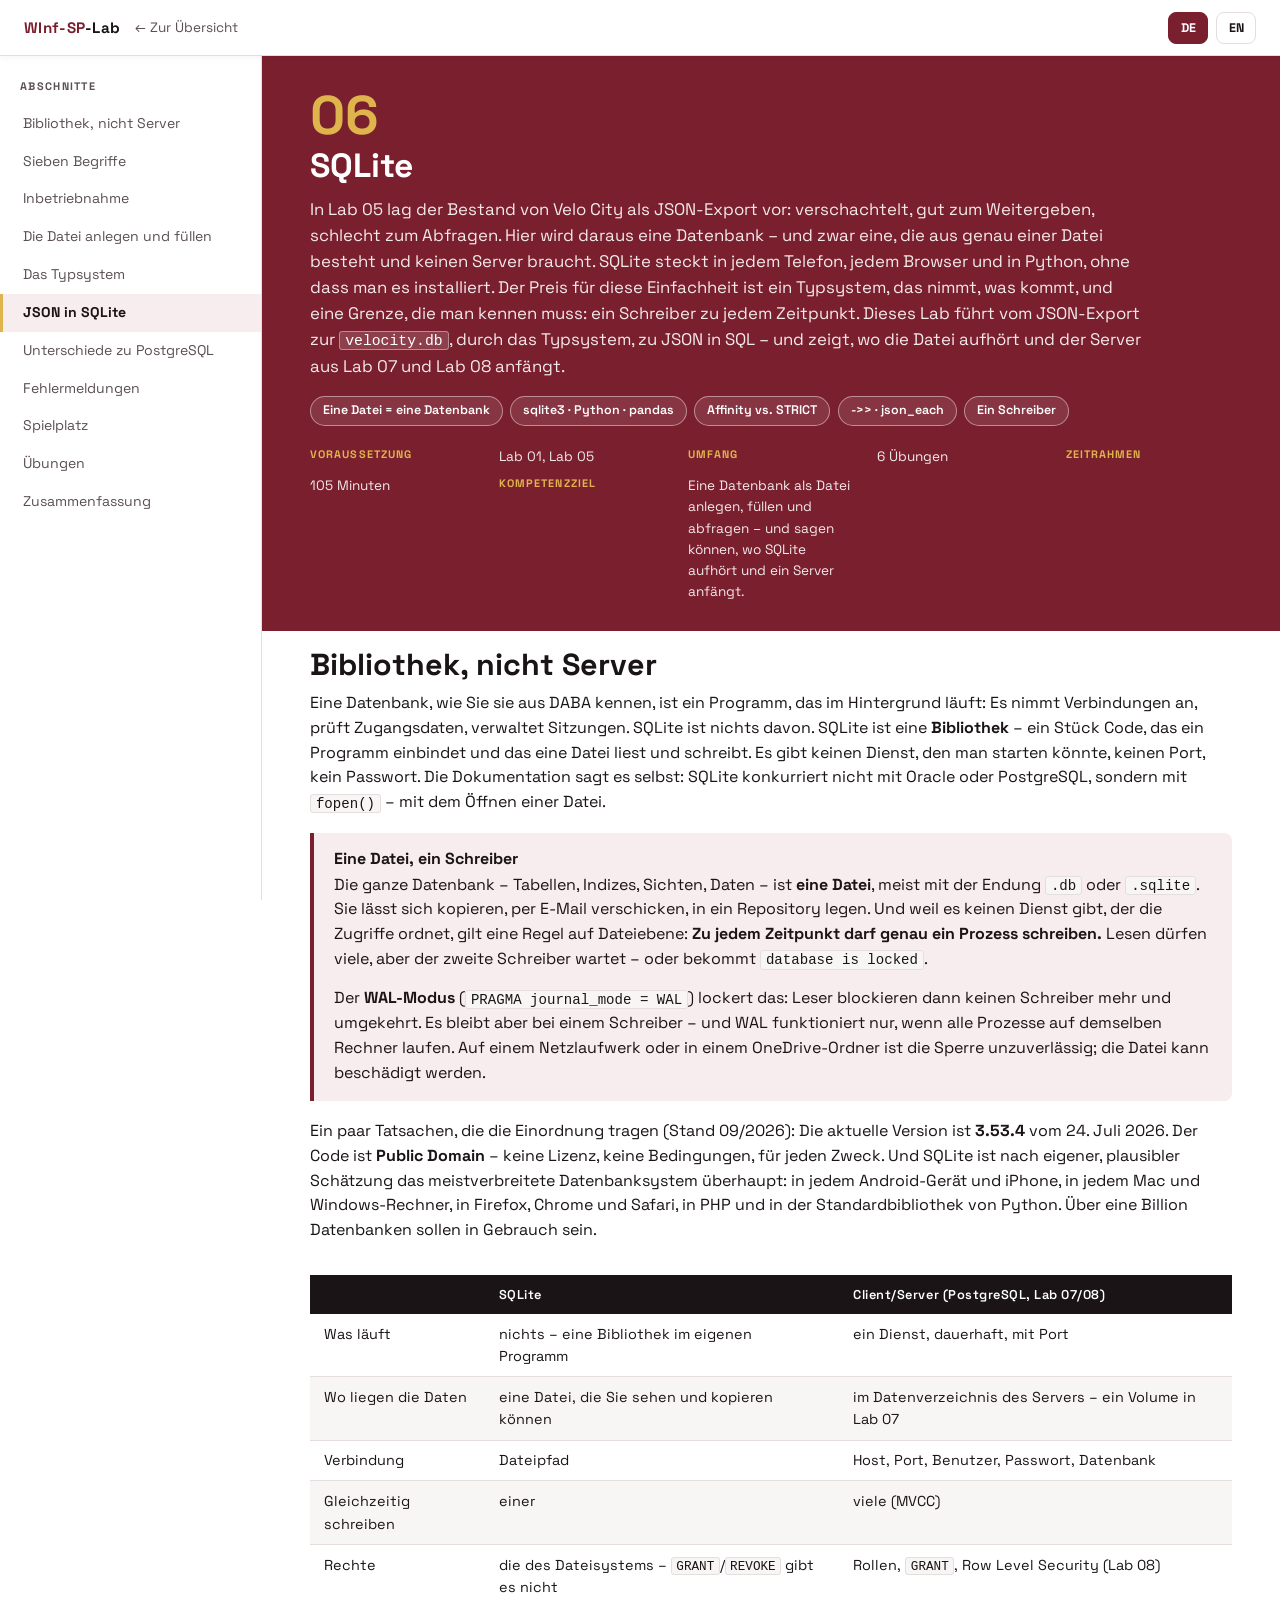
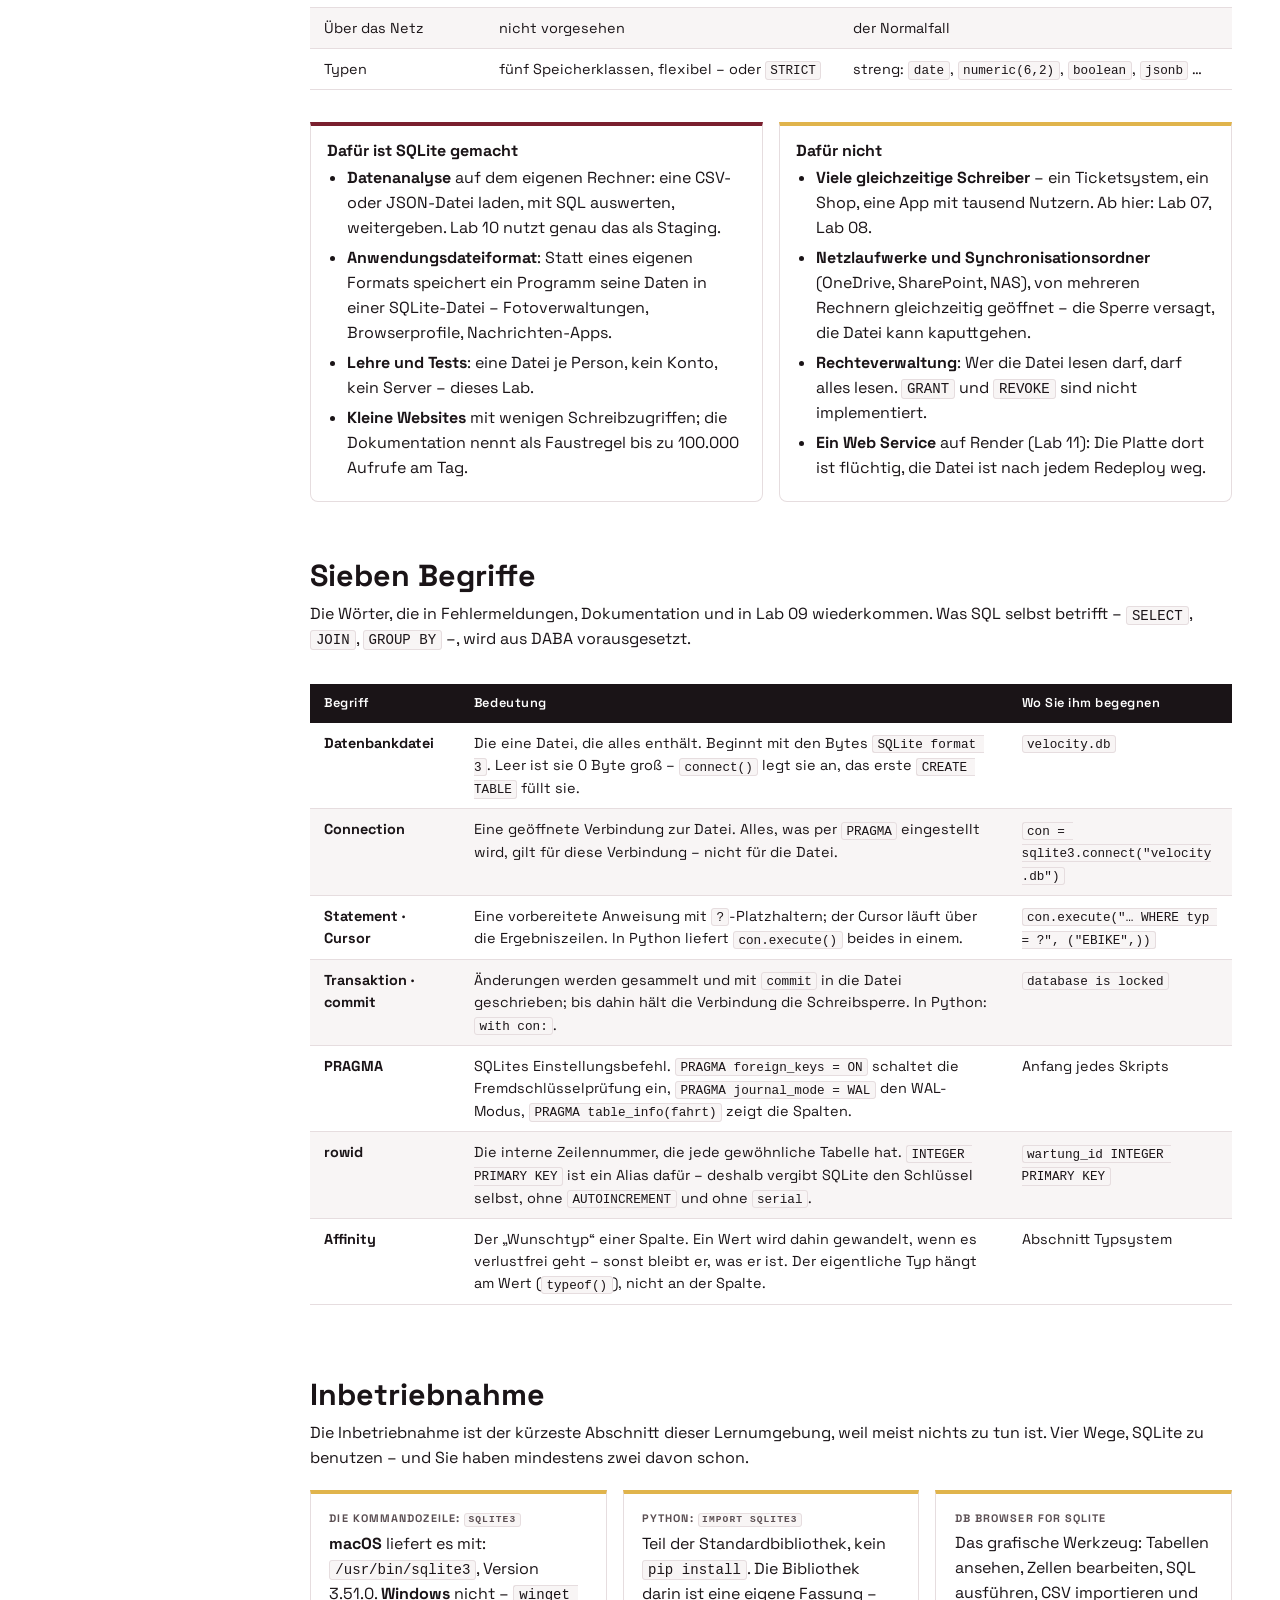
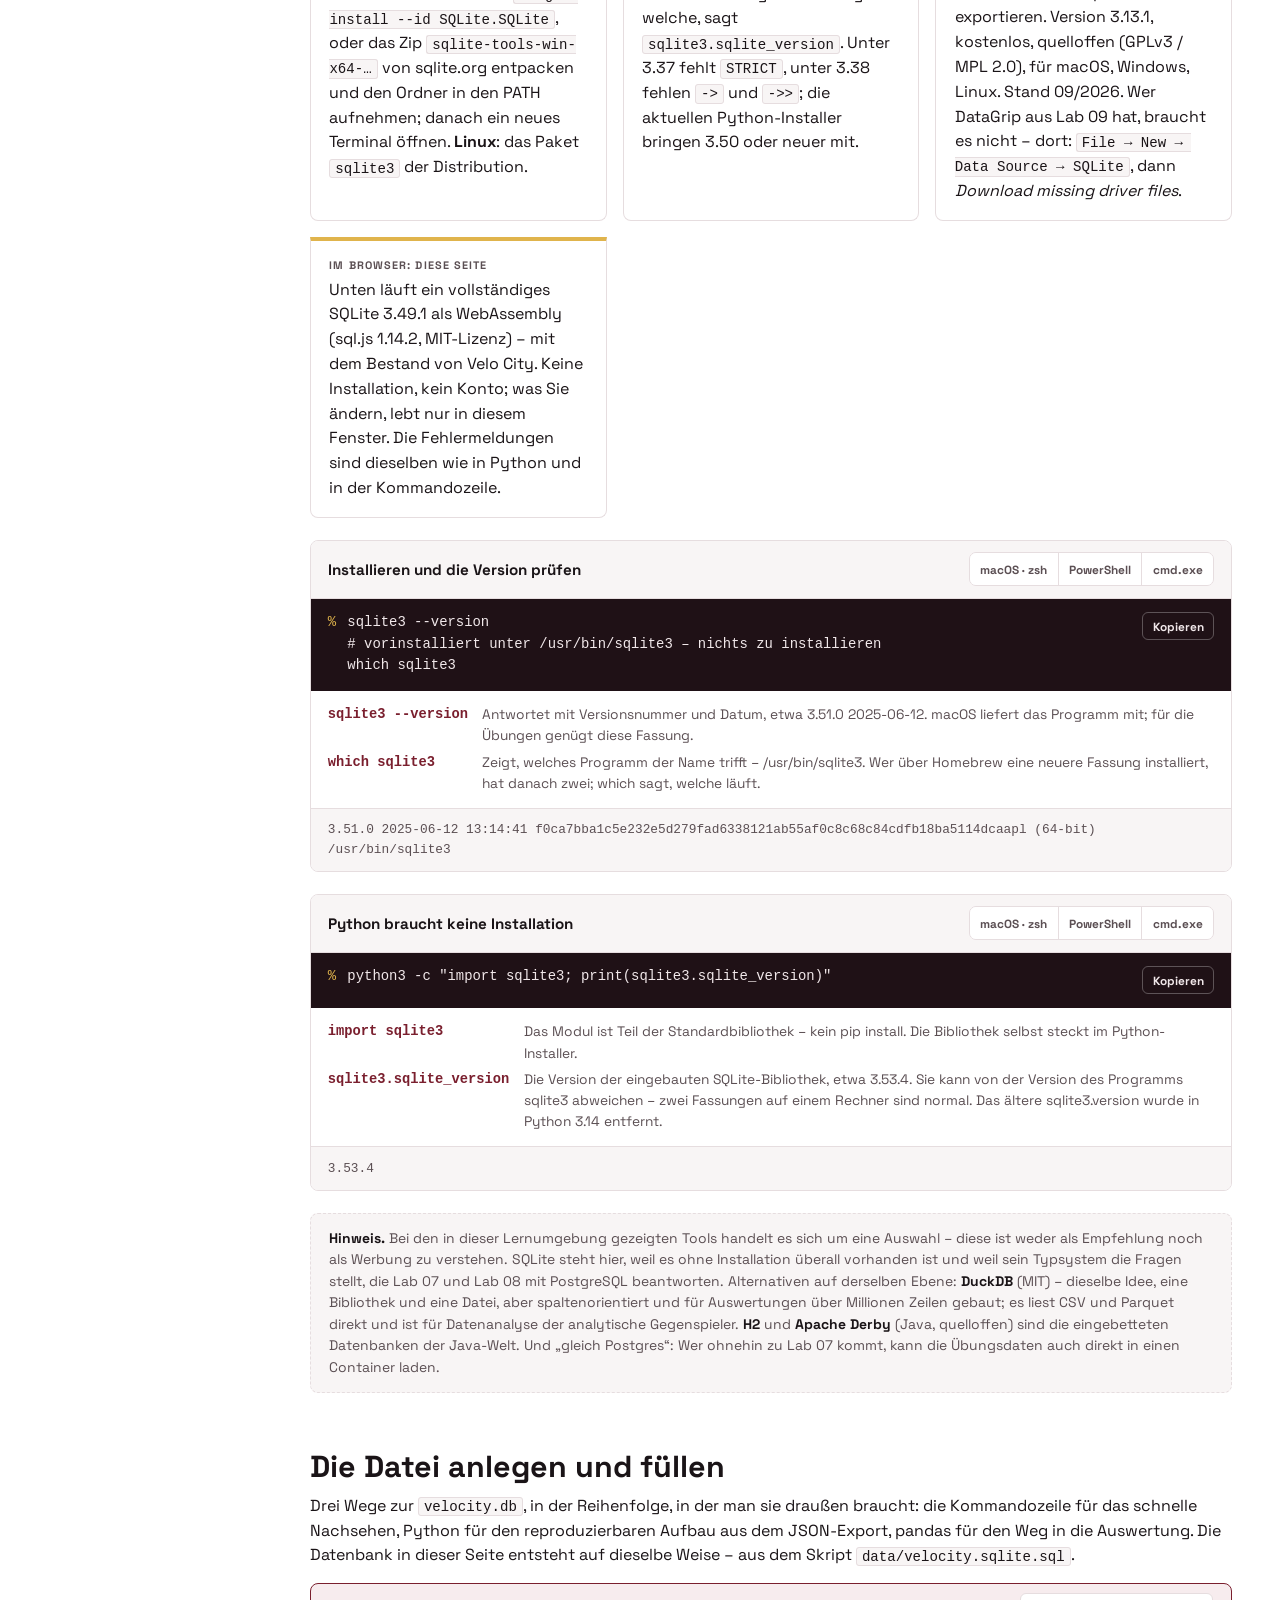
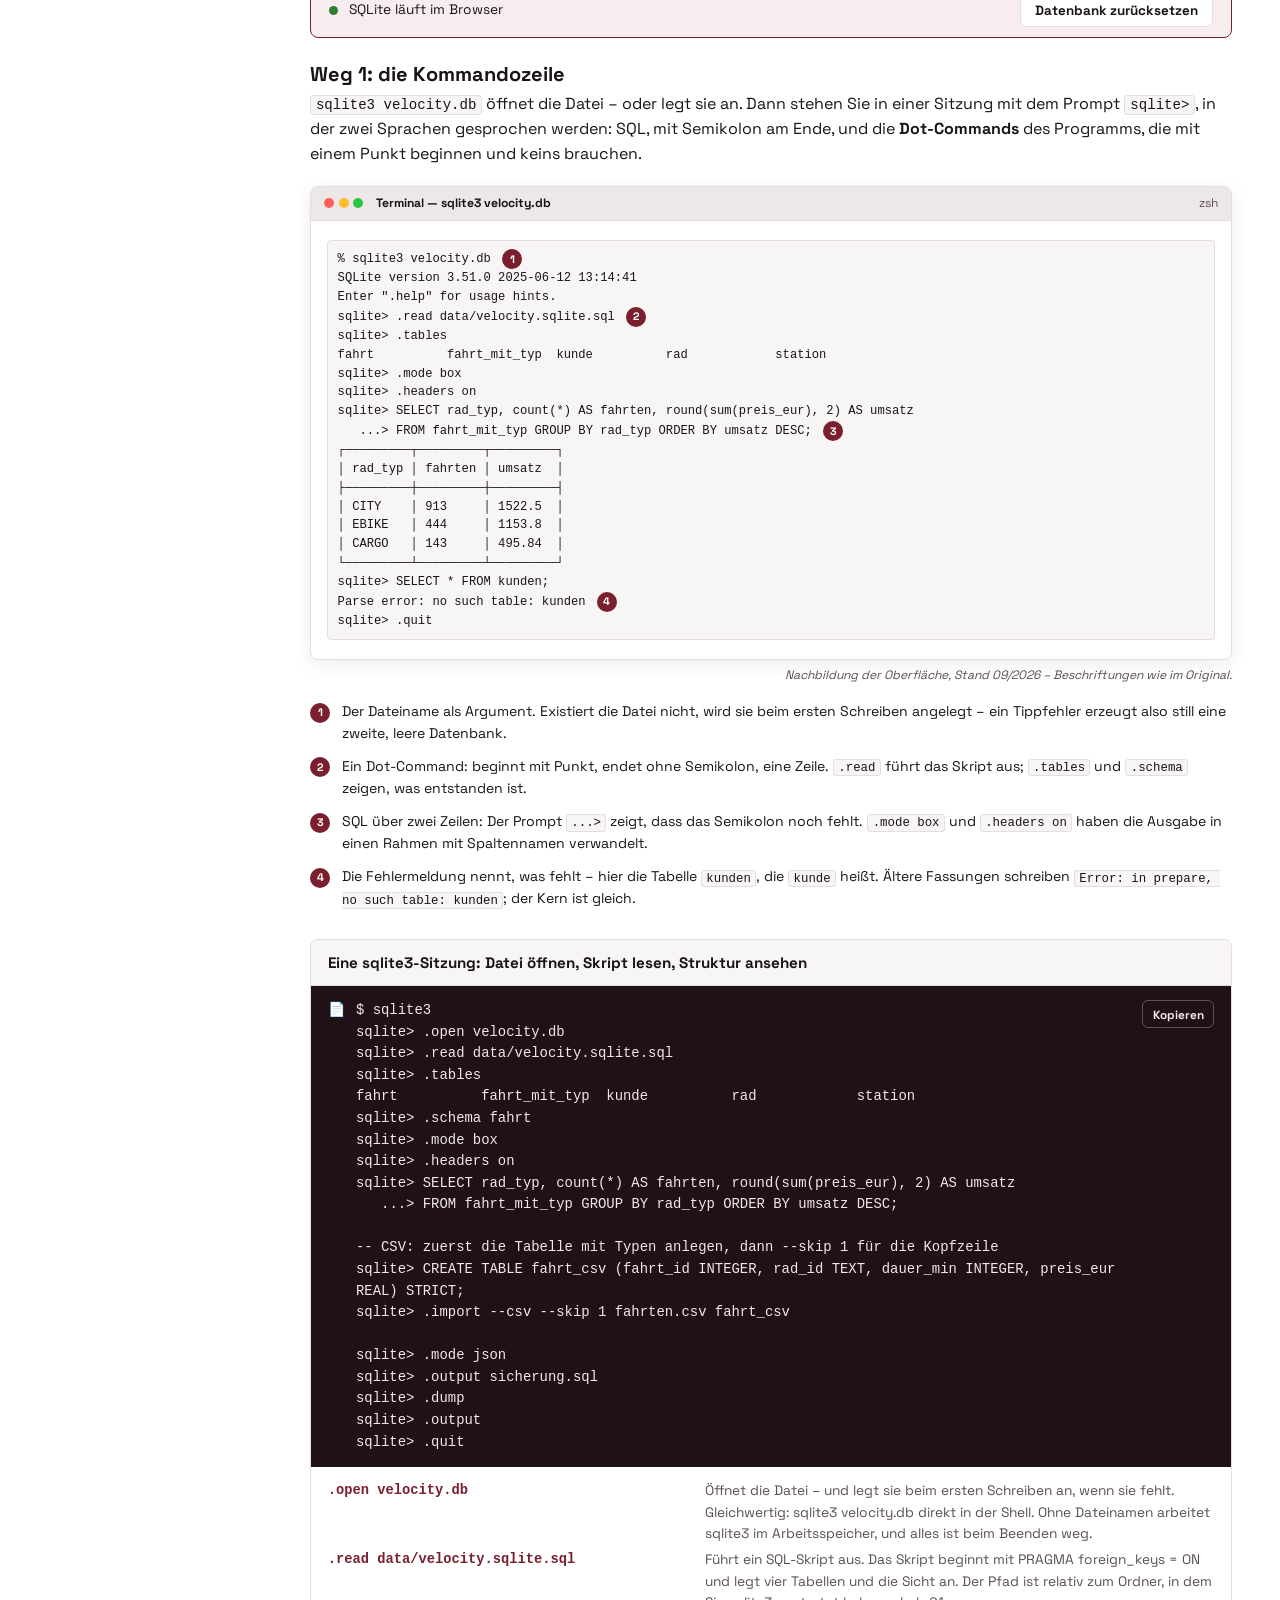
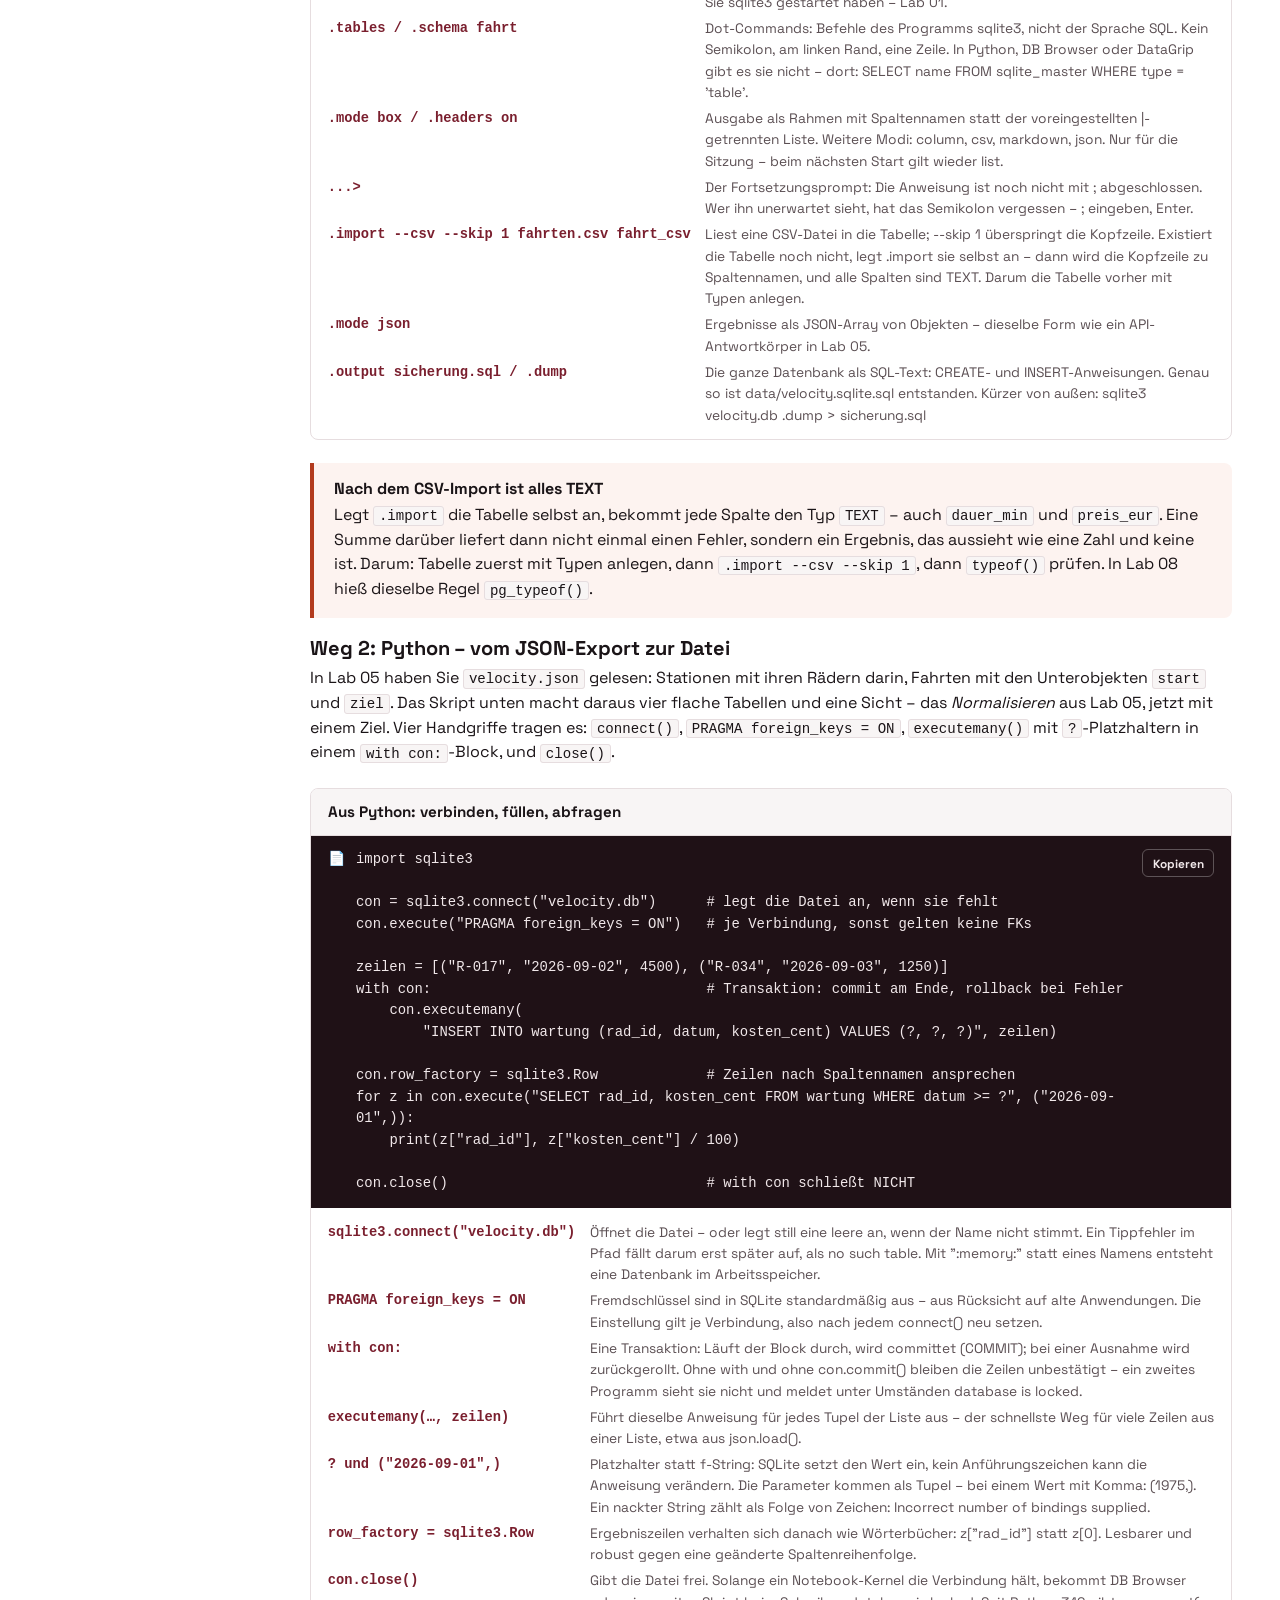
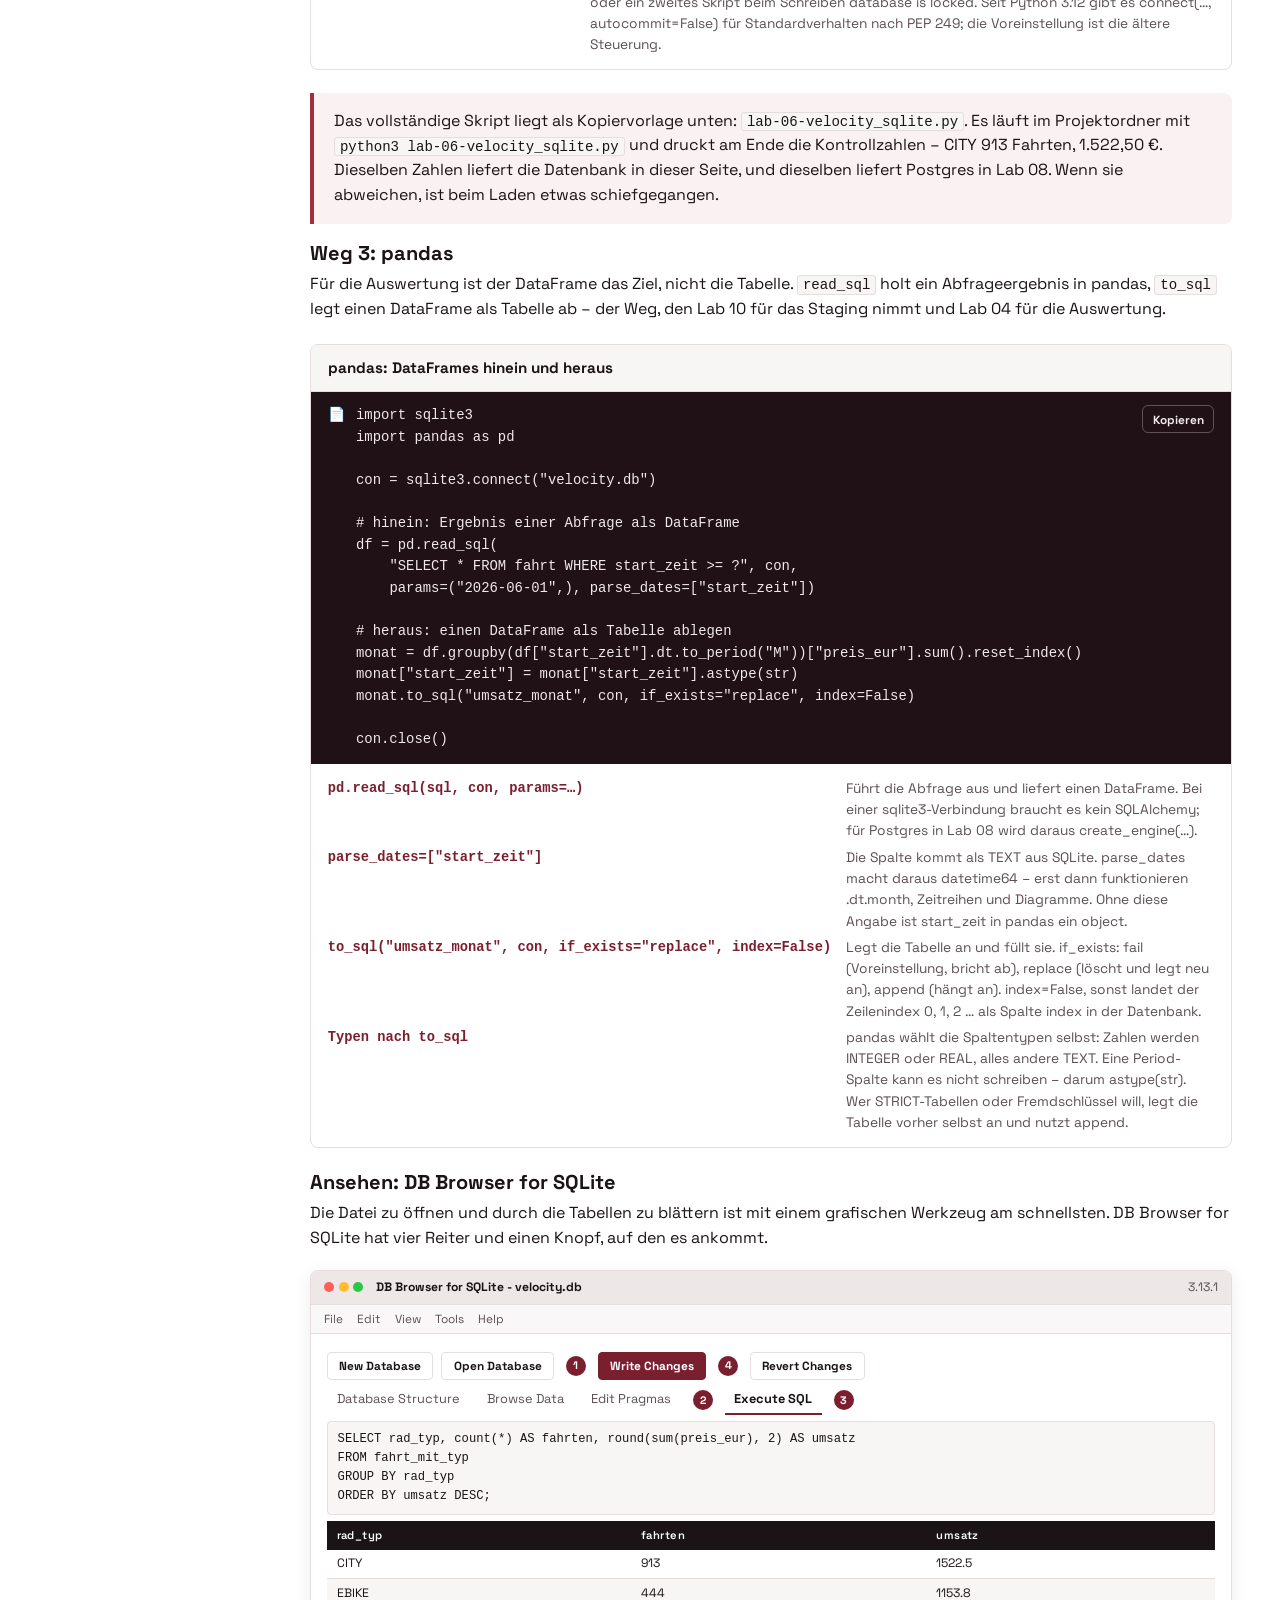
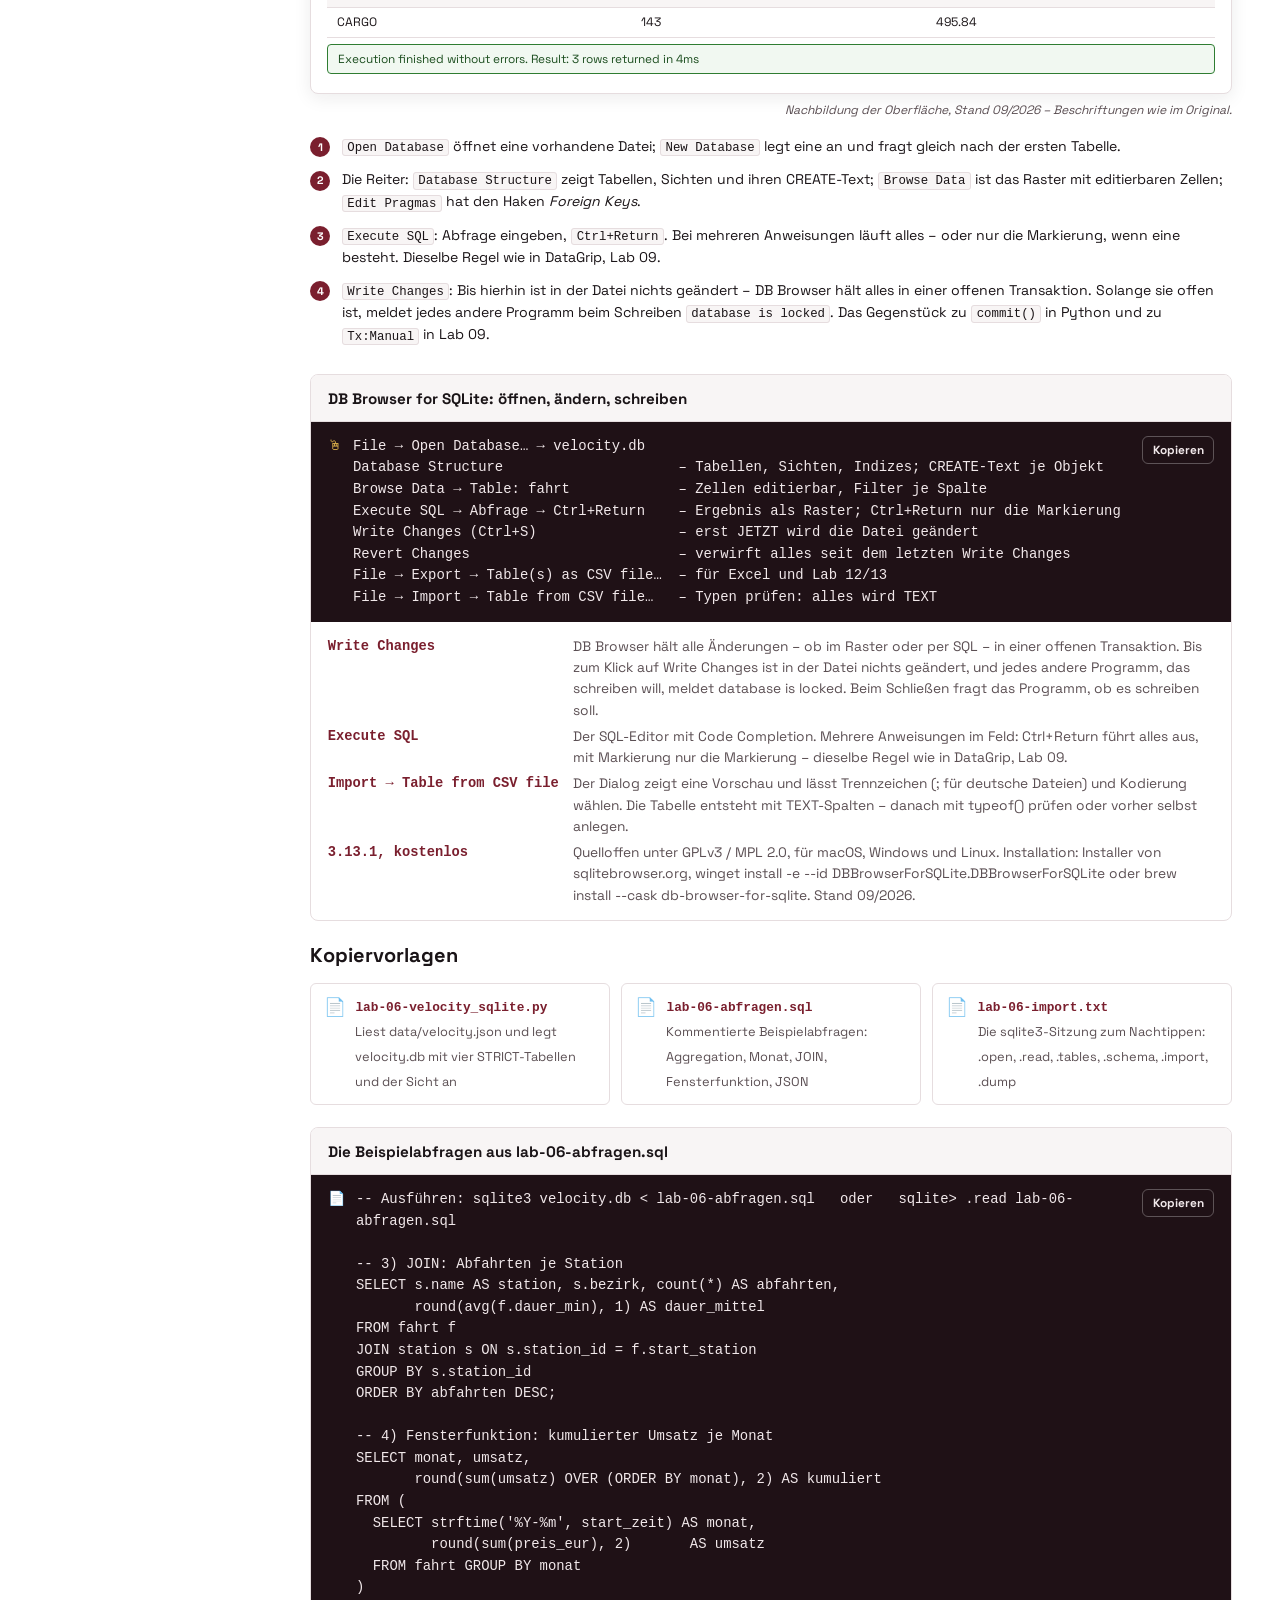
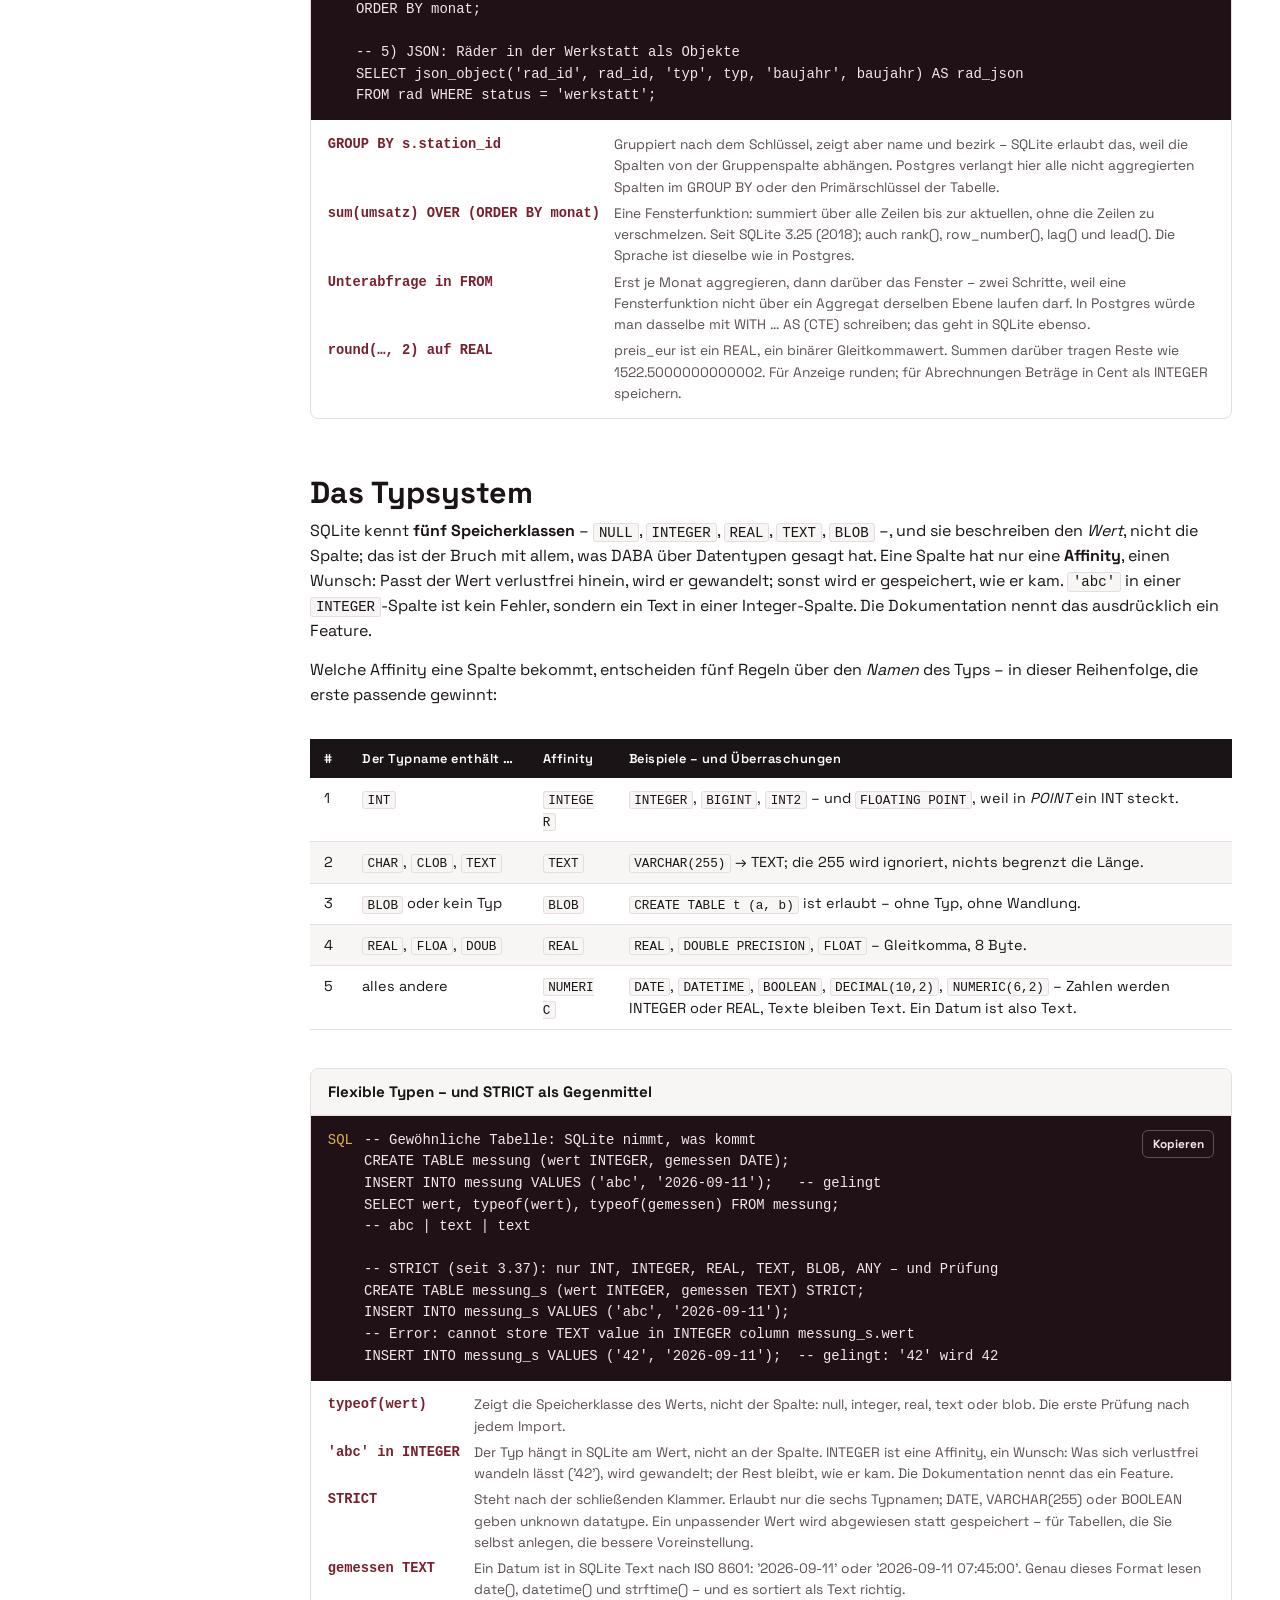
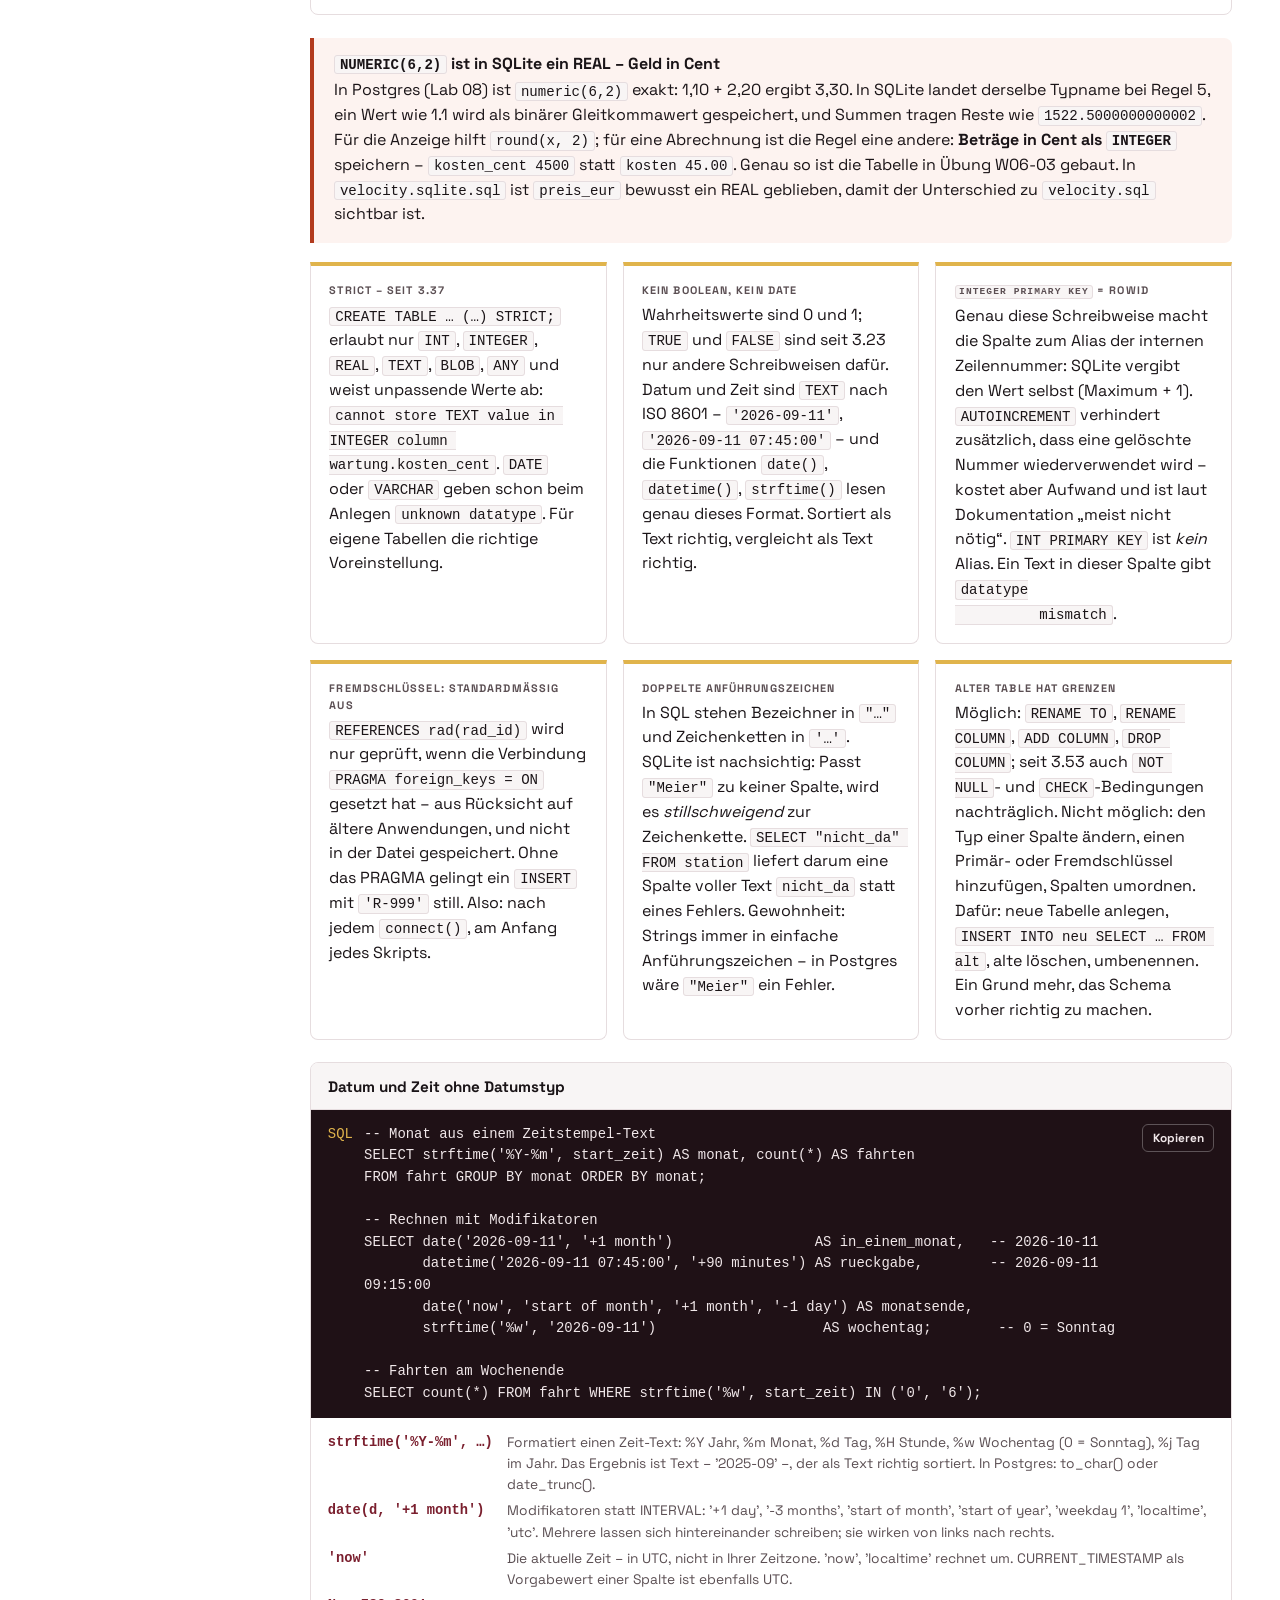
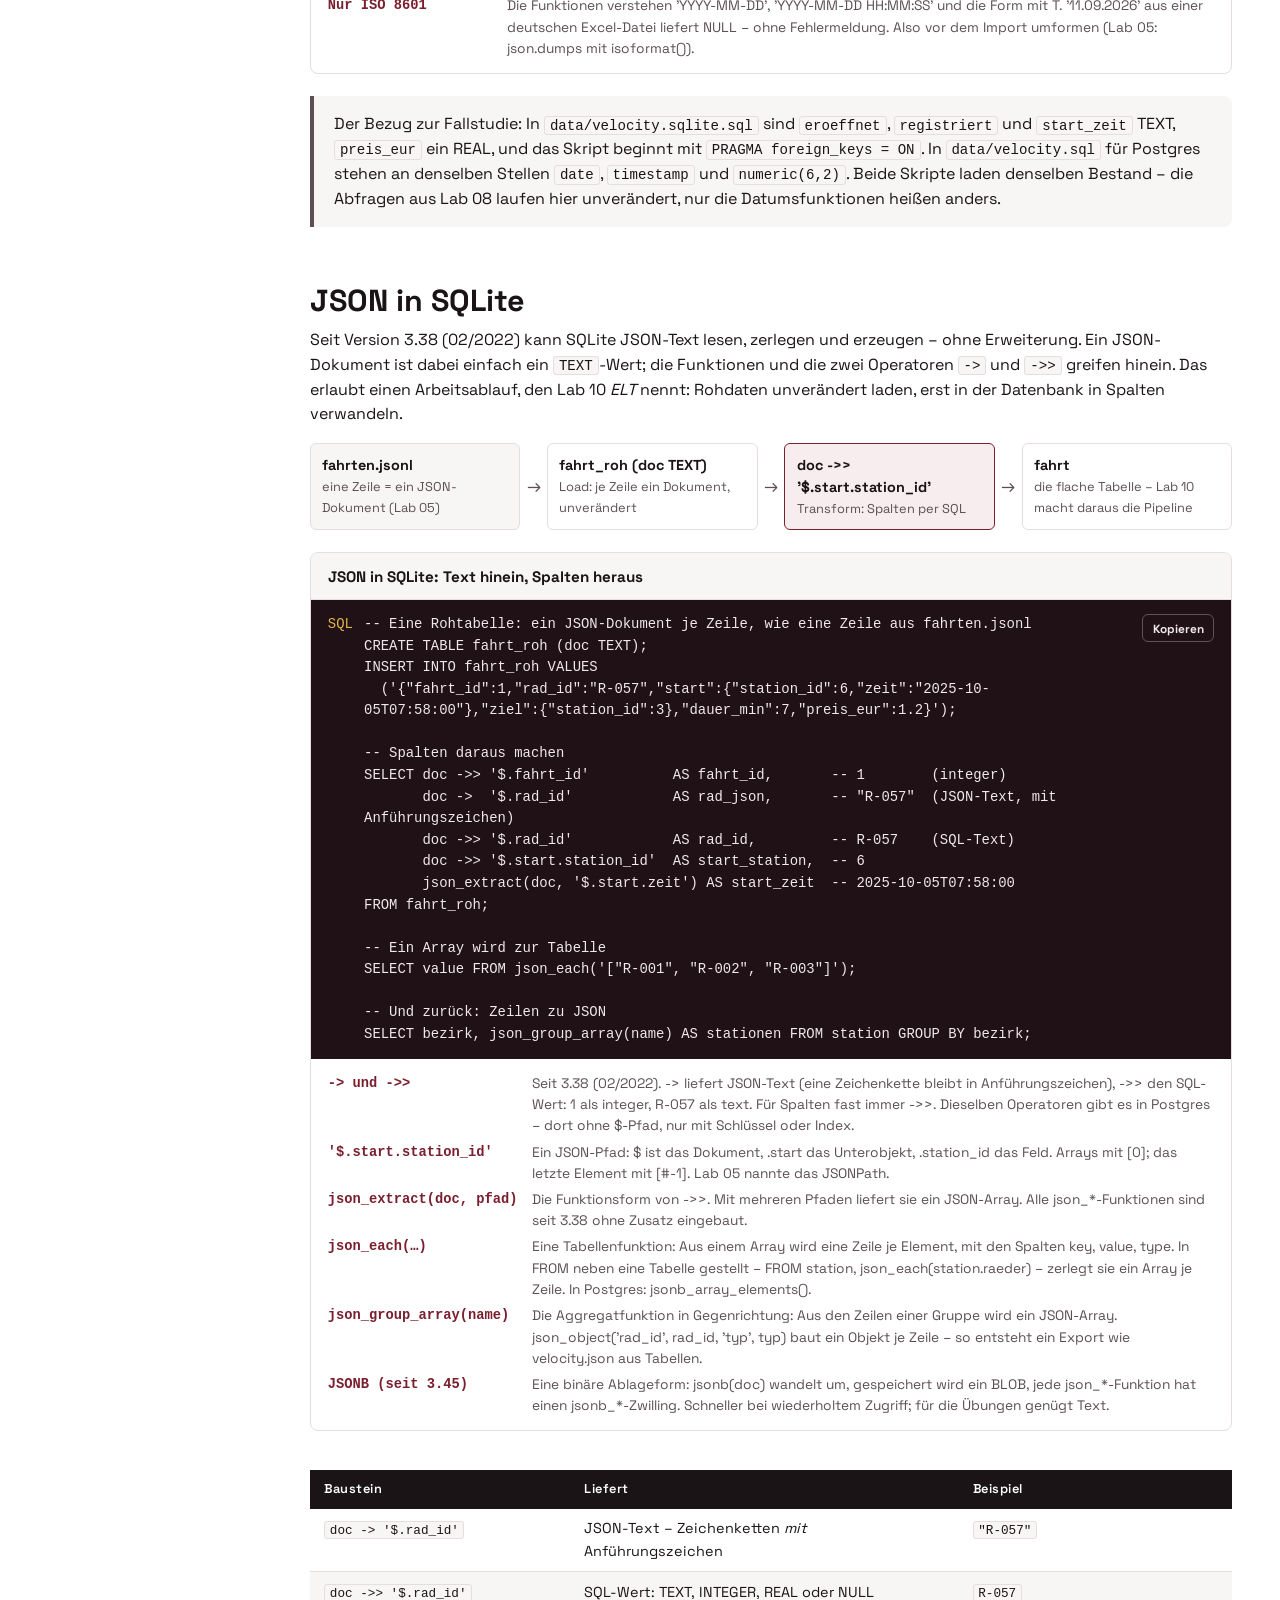
<file: lab-06-sqlite.html>
<!DOCTYPE html>
<html lang="de" data-lang="de">
<head>
  <meta charset="UTF-8" />
  <meta name="viewport" content="width=device-width, initial-scale=1.0" />
  <title>Lab 06 · SQLite · WInf-SP-Lab</title>
  <meta name="winf:titel-en" content="Lab 06 · SQLite · WInf-SP-Lab" />
  <link rel="preconnect" href="https://fonts.googleapis.com">
  <link rel="preconnect" href="https://fonts.gstatic.com" crossorigin>
  <link href="https://fonts.googleapis.com/css2?family=Space+Grotesk:wght@400;500;600;700;800&display=swap" rel="stylesheet">
  <link rel="stylesheet" href="assets/winf.css" />
  <link rel="icon" href="data:image/svg+xml,<svg xmlns='http://www.w3.org/2000/svg' viewBox='0 0 32 32'><rect width='32' height='32' fill='%237A1F2E'/><text x='16' y='23' font-family='sans-serif' font-size='18' font-weight='bold' text-anchor='middle' fill='%23E0B44C'>W</text></svg>" />
</head>
<body class="lab-page" data-lab="lab-06">

<header class="header">
  <div class="header-left">
    <a class="header-logo" href="index.html" data-lab-link><span class="mark">WInf-SP</span>-Lab</a>
    <a class="header-back" href="index.html" data-lab-link>
      <span lang="de">← Zur Übersicht</span><span lang="en">← Back to overview</span>
    </a>
  </div>
  <div class="header-right">
    <button class="lang-btn active" data-lang-btn="de" aria-pressed="true">DE</button>
    <button class="lang-btn" data-lang-btn="en" aria-pressed="false">EN</button>
  </div>
</header>

<nav class="sidebar" aria-label="Lab-Navigation">
  <div class="sidebar-title"><span lang="de">Abschnitte</span><span lang="en">Sections</span></div>
  <a class="sidebar-link" href="#was"><span lang="de">Bibliothek, nicht Server</span><span lang="en">A library, not a server</span></a>
  <a class="sidebar-link" href="#begriffe"><span lang="de">Sieben Begriffe</span><span lang="en">Seven terms</span></a>
  <a class="sidebar-link" href="#inbetrieb"><span lang="de">Inbetriebnahme</span><span lang="en">Setting up</span></a>
  <a class="sidebar-link" href="#datei"><span lang="de">Die Datei anlegen und füllen</span><span lang="en">Create and fill the file</span></a>
  <a class="sidebar-link" href="#typen"><span lang="de">Das Typsystem</span><span lang="en">The type system</span></a>
  <a class="sidebar-link" href="#json"><span lang="de">JSON in SQLite</span><span lang="en">JSON in SQLite</span></a>
  <a class="sidebar-link" href="#postgres"><span lang="de">Unterschiede zu PostgreSQL</span><span lang="en">Differences from PostgreSQL</span></a>
  <a class="sidebar-link" href="#fehler"><span lang="de">Fehlermeldungen</span><span lang="en">Error messages</span></a>
  <a class="sidebar-link" href="#spielplatz"><span lang="de">Spielplatz</span><span lang="en">Playground</span></a>
  <a class="sidebar-link" href="#uebungen"><span lang="de">Übungen</span><span lang="en">Exercises</span></a>
  <a class="sidebar-link" href="#zusammenfassung"><span lang="de">Zusammenfassung</span><span lang="en">Summary</span></a>
</nav>

<div class="lab-header">
  <div class="lab-num-big">06</div>
  <h1 class="lab-title">SQLite</h1>
  <p class="lab-intro">
    <span lang="de">In Lab 05 lag der Bestand von Velo City als JSON-Export vor: verschachtelt, gut zum Weitergeben,
      schlecht zum Abfragen. Hier wird daraus eine Datenbank – und zwar eine, die aus genau einer Datei besteht und
      keinen Server braucht. SQLite steckt in jedem Telefon, jedem Browser und in Python, ohne dass man es installiert.
      Der Preis für diese Einfachheit ist ein Typsystem, das nimmt, was kommt, und eine Grenze, die man kennen muss:
      ein Schreiber zu jedem Zeitpunkt. Dieses Lab führt vom JSON-Export zur <code>velocity.db</code>, durch das
      Typsystem, zu JSON in SQL – und zeigt, wo die Datei aufhört und der Server aus Lab 07 und Lab 08 anfängt.</span>
    <span lang="en">In lab 05 the Velo City data sat in a JSON export: nested, good for passing on, poor for querying.
      Here it becomes a database – one that consists of exactly one file and needs no server. SQLite sits in every
      phone, every browser and in Python, without anyone installing it. The price of that simplicity is a type system
      that takes whatever comes, and a limit you have to know: one writer at any instant. This lab leads from the JSON
      export to <code>velocity.db</code>, through the type system, to JSON in SQL – and shows where the file ends and the
      server from labs 07 and 08 begins.</span>
  </p>
  <div class="lernziele">
    <span class="lernziel-chip"><span lang="de">Eine Datei = eine Datenbank</span><span lang="en">One file = one database</span></span>
    <span class="lernziel-chip">sqlite3 · Python · pandas</span>
    <span class="lernziel-chip"><span lang="de">Affinity vs. STRICT</span><span lang="en">Affinity vs. STRICT</span></span>
    <span class="lernziel-chip">-&gt;&gt; · json_each</span>
    <span class="lernziel-chip"><span lang="de">Ein Schreiber</span><span lang="en">One writer</span></span>
  </div>
  <div data-einordnung></div>
</div>

<main class="main-content">

  <section class="section-block" id="was">
    <h2><span lang="de">Bibliothek, nicht Server</span><span lang="en">A library, not a server</span></h2>
    <p>
      <span lang="de">Eine Datenbank, wie Sie sie aus DABA kennen, ist ein Programm, das im Hintergrund läuft: Es
        nimmt Verbindungen an, prüft Zugangsdaten, verwaltet Sitzungen. SQLite ist nichts davon. SQLite ist eine
        <strong>Bibliothek</strong> – ein Stück Code, das ein Programm einbindet und das eine Datei liest und
        schreibt. Es gibt keinen Dienst, den man starten könnte, keinen Port, kein Passwort. Die Dokumentation sagt es
        selbst: SQLite konkurriert nicht mit Oracle oder PostgreSQL, sondern mit <code>fopen()</code> – mit dem
        Öffnen einer Datei.</span>
      <span lang="en">A database as you know it from DABA is a program running in the background: it accepts
        connections, checks credentials, manages sessions. SQLite is none of that. SQLite is a <strong>library</strong>
        – a piece of code a program embeds and that reads and writes a file. There is no service to start, no port, no
        password. The documentation says so itself: SQLite does not compete with Oracle or PostgreSQL but with
        <code>fopen()</code> – with opening a file.</span>
    </p>
    <div class="concept-box">
      <h3><span lang="de">Eine Datei, ein Schreiber</span><span lang="en">One file, one writer</span></h3>
      <p><span lang="de">Die ganze Datenbank – Tabellen, Indizes, Sichten, Daten – ist <strong>eine Datei</strong>, meist
        mit der Endung <code>.db</code> oder <code>.sqlite</code>. Sie lässt sich kopieren, per E-Mail verschicken,
        in ein Repository legen. Und weil es keinen Dienst gibt, der die Zugriffe ordnet, gilt eine Regel auf
        Dateiebene: <strong>Zu jedem Zeitpunkt darf genau ein Prozess schreiben.</strong> Lesen dürfen viele, aber der
        zweite Schreiber wartet – oder bekommt <code>database is locked</code>.</span>
      <span lang="en">The whole database – tables, indexes, views, data – is <strong>one file</strong>, usually with the
        extension <code>.db</code> or <code>.sqlite</code>. It can be copied, emailed, put into a repository. And since
        there is no service arbitrating access, one rule applies at file level: <strong>at any instant exactly one
        process may write.</strong> Many may read, but the second writer waits – or gets <code>database is
        locked</code>.</span></p>
      <p><span lang="de">Der <strong>WAL-Modus</strong> (<code>PRAGMA journal_mode = WAL</code>) lockert das: Leser
        blockieren dann keinen Schreiber mehr und umgekehrt. Es bleibt aber bei einem Schreiber – und WAL funktioniert
        nur, wenn alle Prozesse auf demselben Rechner laufen. Auf einem Netzlaufwerk oder in einem OneDrive-Ordner ist
        die Sperre unzuverlässig; die Datei kann beschädigt werden.</span>
      <span lang="en"><strong>WAL mode</strong> (<code>PRAGMA journal_mode = WAL</code>) relaxes that: readers then no
        longer block a writer and vice versa. It stays at one writer, though – and WAL works only when all processes run
        on the same machine. On a network drive or in a OneDrive folder the lock is unreliable; the file can get
        corrupted.</span></p>
    </div>
    <p>
      <span lang="de">Ein paar Tatsachen, die die Einordnung tragen (Stand 09/2026): Die aktuelle Version ist
        <strong>3.53.4</strong> vom 24. Juli 2026. Der Code ist <strong>Public Domain</strong> – keine Lizenz, keine
        Bedingungen, für jeden Zweck. Und SQLite ist nach eigener, plausibler Schätzung das meistverbreitete
        Datenbanksystem überhaupt: in jedem Android-Gerät und iPhone, in jedem Mac und Windows-Rechner, in Firefox,
        Chrome und Safari, in PHP und in der Standardbibliothek von Python. Über eine Billion Datenbanken sollen in
        Gebrauch sein.</span>
      <span lang="en">A few facts that carry the classification (as of 09/2026): the current version is
        <strong>3.53.4</strong> of 24 July 2026. The code is <strong>public domain</strong> – no licence, no conditions,
        for any purpose. And SQLite is, by its own plausible estimate, the most widely deployed database system of all: in
        every Android device and iPhone, in every Mac and Windows machine, in Firefox, Chrome and Safari, in PHP and in
        Python's standard library. Over a trillion databases are said to be in use.</span>
    </p>
    <div class="table-scroll">
      <table>
        <thead>
          <tr>
            <th></th>
            <th>SQLite</th>
            <th><span lang="de">Client/Server (PostgreSQL, Lab 07/08)</span><span lang="en">Client/server (PostgreSQL, labs 07/08)</span></th>
          </tr>
        </thead>
        <tbody>
          <tr>
            <td><span lang="de">Was läuft</span><span lang="en">What runs</span></td>
            <td><span lang="de">nichts – eine Bibliothek im eigenen Programm</span><span lang="en">nothing – a library inside your own program</span></td>
            <td><span lang="de">ein Dienst, dauerhaft, mit Port</span><span lang="en">a service, permanently, with a port</span></td>
          </tr>
          <tr>
            <td><span lang="de">Wo liegen die Daten</span><span lang="en">Where the data sits</span></td>
            <td><span lang="de">eine Datei, die Sie sehen und kopieren können</span><span lang="en">one file you can see and copy</span></td>
            <td><span lang="de">im Datenverzeichnis des Servers – ein Volume in Lab 07</span><span lang="en">in the server's data directory – a volume in lab 07</span></td>
          </tr>
          <tr>
            <td><span lang="de">Verbindung</span><span lang="en">Connection</span></td>
            <td><span lang="de">Dateipfad</span><span lang="en">file path</span></td>
            <td><span lang="de">Host, Port, Benutzer, Passwort, Datenbank</span><span lang="en">host, port, user, password, database</span></td>
          </tr>
          <tr>
            <td><span lang="de">Gleichzeitig schreiben</span><span lang="en">Concurrent writes</span></td>
            <td><span lang="de">einer</span><span lang="en">one</span></td>
            <td><span lang="de">viele (MVCC)</span><span lang="en">many (MVCC)</span></td>
          </tr>
          <tr>
            <td><span lang="de">Rechte</span><span lang="en">Permissions</span></td>
            <td><span lang="de">die des Dateisystems – <code>GRANT</code>/<code>REVOKE</code> gibt es nicht</span><span lang="en">those of the file system – no <code>GRANT</code>/<code>REVOKE</code></span></td>
            <td><span lang="de">Rollen, <code>GRANT</code>, Row Level Security (Lab 08)</span><span lang="en">roles, <code>GRANT</code>, row level security (lab 08)</span></td>
          </tr>
          <tr>
            <td><span lang="de">Über das Netz</span><span lang="en">Over the network</span></td>
            <td><span lang="de">nicht vorgesehen</span><span lang="en">not intended</span></td>
            <td><span lang="de">der Normalfall</span><span lang="en">the normal case</span></td>
          </tr>
          <tr>
            <td><span lang="de">Typen</span><span lang="en">Types</span></td>
            <td><span lang="de">fünf Speicherklassen, flexibel – oder <code>STRICT</code></span><span lang="en">five storage classes, flexible – or <code>STRICT</code></span></td>
            <td><span lang="de">streng: <code>date</code>, <code>numeric(6,2)</code>, <code>boolean</code>, <code>jsonb</code> …</span><span lang="en">strict: <code>date</code>, <code>numeric(6,2)</code>, <code>boolean</code>, <code>jsonb</code> …</span></td>
          </tr>
        </tbody>
      </table>
    </div>
    <div class="vergleich">
      <div>
        <h3><span lang="de">Dafür ist SQLite gemacht</span><span lang="en">What SQLite is made for</span></h3>
        <ul>
          <li><span lang="de"><strong>Datenanalyse</strong> auf dem eigenen Rechner: eine CSV- oder JSON-Datei laden, mit SQL auswerten, weitergeben. Lab 10 nutzt genau das als Staging.</span><span lang="en"><strong>Data analysis</strong> on your own machine: load a CSV or JSON file, analyse it with SQL, pass it on. Lab 10 uses exactly that as staging.</span></li>
          <li><span lang="de"><strong>Anwendungsdateiformat</strong>: Statt eines eigenen Formats speichert ein Programm seine Daten in einer SQLite-Datei – Fotoverwaltungen, Browserprofile, Nachrichten-Apps.</span><span lang="en"><strong>Application file format</strong>: instead of its own format a program stores its data in a SQLite file – photo managers, browser profiles, messaging apps.</span></li>
          <li><span lang="de"><strong>Lehre und Tests</strong>: eine Datei je Person, kein Konto, kein Server – dieses Lab.</span><span lang="en"><strong>Education and testing</strong>: one file per person, no account, no server – this lab.</span></li>
          <li><span lang="de"><strong>Kleine Websites</strong> mit wenigen Schreibzugriffen; die Dokumentation nennt als Faustregel bis zu 100.000 Aufrufe am Tag.</span><span lang="en"><strong>Small websites</strong> with few writes; the documentation's rule of thumb is up to 100,000 hits a day.</span></li>
        </ul>
      </div>
      <div>
        <h3><span lang="de">Dafür nicht</span><span lang="en">What it is not made for</span></h3>
        <ul>
          <li><span lang="de"><strong>Viele gleichzeitige Schreiber</strong> – ein Ticketsystem, ein Shop, eine App mit tausend Nutzern. Ab hier: Lab 07, Lab 08.</span><span lang="en"><strong>Many concurrent writers</strong> – a ticket system, a shop, an app with a thousand users. From here on: lab 07, lab 08.</span></li>
          <li><span lang="de"><strong>Netzlaufwerke und Synchronisationsordner</strong> (OneDrive, SharePoint, NAS), von mehreren Rechnern gleichzeitig geöffnet – die Sperre versagt, die Datei kann kaputtgehen.</span><span lang="en"><strong>Network drives and sync folders</strong> (OneDrive, SharePoint, NAS) opened from several machines at once – the lock fails, the file can break.</span></li>
          <li><span lang="de"><strong>Rechteverwaltung</strong>: Wer die Datei lesen darf, darf alles lesen. <code>GRANT</code> und <code>REVOKE</code> sind nicht implementiert.</span><span lang="en"><strong>Permission management</strong>: whoever may read the file may read everything. <code>GRANT</code> and <code>REVOKE</code> are not implemented.</span></li>
          <li><span lang="de"><strong>Ein Web Service</strong> auf Render (Lab 11): Die Platte dort ist flüchtig, die Datei ist nach jedem Redeploy weg.</span><span lang="en"><strong>A web service</strong> on Render (lab 11): the disk there is ephemeral, the file is gone after every redeploy.</span></li>
        </ul>
      </div>
    </div>
  </section>

  <section class="section-block" id="begriffe">
    <h2><span lang="de">Sieben Begriffe</span><span lang="en">Seven terms</span></h2>
    <p>
      <span lang="de">Die Wörter, die in Fehlermeldungen, Dokumentation und in Lab 09 wiederkommen. Was SQL selbst
        betrifft – <code>SELECT</code>, <code>JOIN</code>, <code>GROUP BY</code> –, wird aus DABA vorausgesetzt.</span>
      <span lang="en">The words that recur in error messages, documentation and in lab 09. SQL itself –
        <code>SELECT</code>, <code>JOIN</code>, <code>GROUP BY</code> – is assumed from DABA.</span>
    </p>
    <div class="table-scroll">
      <table>
        <thead>
          <tr>
            <th><span lang="de">Begriff</span><span lang="en">Term</span></th>
            <th><span lang="de">Bedeutung</span><span lang="en">Meaning</span></th>
            <th><span lang="de">Wo Sie ihm begegnen</span><span lang="en">Where you meet it</span></th>
          </tr>
        </thead>
        <tbody>
          <tr>
            <td><strong><span lang="de">Datenbankdatei</span><span lang="en">Database file</span></strong></td>
            <td><span lang="de">Die eine Datei, die alles enthält. Beginnt mit den Bytes <code>SQLite format 3</code>. Leer ist sie 0 Byte groß – <code>connect()</code> legt sie an, das erste <code>CREATE TABLE</code> füllt sie.</span><span lang="en">The one file that holds everything. Begins with the bytes <code>SQLite format 3</code>. Empty it is 0 bytes – <code>connect()</code> creates it, the first <code>CREATE TABLE</code> fills it.</span></td>
            <td><code>velocity.db</code></td>
          </tr>
          <tr>
            <td><strong>Connection</strong></td>
            <td><span lang="de">Eine geöffnete Verbindung zur Datei. Alles, was per <code>PRAGMA</code> eingestellt wird, gilt für diese Verbindung – nicht für die Datei.</span><span lang="en">An open connection to the file. Everything set via <code>PRAGMA</code> applies to this connection – not to the file.</span></td>
            <td><code>con = sqlite3.connect("velocity.db")</code></td>
          </tr>
          <tr>
            <td><strong>Statement · Cursor</strong></td>
            <td><span lang="de">Eine vorbereitete Anweisung mit <code>?</code>-Platzhaltern; der Cursor läuft über die Ergebniszeilen. In Python liefert <code>con.execute()</code> beides in einem.</span><span lang="en">A prepared statement with <code>?</code> placeholders; the cursor walks the result rows. In Python <code>con.execute()</code> delivers both in one.</span></td>
            <td><code>con.execute("… WHERE typ = ?", ("EBIKE",))</code></td>
          </tr>
          <tr>
            <td><strong><span lang="de">Transaktion · commit</span><span lang="en">Transaction · commit</span></strong></td>
            <td><span lang="de">Änderungen werden gesammelt und mit <code>commit</code> in die Datei geschrieben; bis dahin hält die Verbindung die Schreibsperre. In Python: <code>with con:</code>.</span><span lang="en">Changes are collected and written to the file with <code>commit</code>; until then the connection holds the write lock. In Python: <code>with con:</code>.</span></td>
            <td><code>database is locked</code></td>
          </tr>
          <tr>
            <td><strong>PRAGMA</strong></td>
            <td><span lang="de">SQLites Einstellungsbefehl. <code>PRAGMA foreign_keys = ON</code> schaltet die Fremdschlüsselprüfung ein, <code>PRAGMA journal_mode = WAL</code> den WAL-Modus, <code>PRAGMA table_info(fahrt)</code> zeigt die Spalten.</span><span lang="en">SQLite's settings command. <code>PRAGMA foreign_keys = ON</code> enables foreign key checking, <code>PRAGMA journal_mode = WAL</code> WAL mode, <code>PRAGMA table_info(fahrt)</code> shows the columns.</span></td>
            <td><span lang="de">Anfang jedes Skripts</span><span lang="en">start of every script</span></td>
          </tr>
          <tr>
            <td><strong>rowid</strong></td>
            <td><span lang="de">Die interne Zeilennummer, die jede gewöhnliche Tabelle hat. <code>INTEGER PRIMARY KEY</code> ist ein Alias dafür – deshalb vergibt SQLite den Schlüssel selbst, ohne <code>AUTOINCREMENT</code> und ohne <code>serial</code>.</span><span lang="en">The internal row number every ordinary table has. <code>INTEGER PRIMARY KEY</code> is an alias for it – hence SQLite assigns the key itself, without <code>AUTOINCREMENT</code> and without <code>serial</code>.</span></td>
            <td><code>wartung_id INTEGER PRIMARY KEY</code></td>
          </tr>
          <tr>
            <td><strong>Affinity</strong></td>
            <td><span lang="de">Der „Wunschtyp“ einer Spalte. Ein Wert wird dahin gewandelt, wenn es verlustfrei geht – sonst bleibt er, was er ist. Der eigentliche Typ hängt am Wert (<code>typeof()</code>), nicht an der Spalte.</span><span lang="en">A column's “preferred type”. A value is converted to it when lossless – otherwise it stays what it is. The actual type belongs to the value (<code>typeof()</code>), not to the column.</span></td>
            <td><span lang="de">Abschnitt Typsystem</span><span lang="en">type system section</span></td>
          </tr>
        </tbody>
      </table>
    </div>
  </section>

  <section class="section-block" id="inbetrieb">
    <h2><span lang="de">Inbetriebnahme</span><span lang="en">Setting up</span></h2>
    <p>
      <span lang="de">Die Inbetriebnahme ist der kürzeste Abschnitt dieser Lernumgebung, weil meist nichts zu tun
        ist. Vier Wege, SQLite zu benutzen – und Sie haben mindestens zwei davon schon.</span>
      <span lang="en">Setting up is the shortest section of this learning environment because usually there is nothing
        to do. Four ways to use SQLite – and you already have at least two of them.</span>
    </p>
    <div class="karten">
      <div class="karte">
        <div class="kopfzeile"><span lang="de">Die Kommandozeile: <code>sqlite3</code></span><span lang="en">The command line: <code>sqlite3</code></span></div>
        <p><span lang="de"><strong>macOS</strong> liefert es mit: <code>/usr/bin/sqlite3</code>, Version 3.51.0.
          <strong>Windows</strong> nicht – <code>winget install --id SQLite.SQLite</code>, oder das Zip
          <code>sqlite-tools-win-x64-…</code> von sqlite.org entpacken und den Ordner in den PATH aufnehmen; danach
          ein neues Terminal öffnen. <strong>Linux</strong>: das Paket <code>sqlite3</code> der Distribution.</span>
        <span lang="en"><strong>macOS</strong> ships it: <code>/usr/bin/sqlite3</code>, version 3.51.0.
          <strong>Windows</strong> does not – <code>winget install --id SQLite.SQLite</code>, or unzip
          <code>sqlite-tools-win-x64-…</code> from sqlite.org and add the folder to the PATH; then open a new terminal.
          <strong>Linux</strong>: the distribution's <code>sqlite3</code> package.</span></p>
      </div>
      <div class="karte">
        <div class="kopfzeile"><span lang="de">Python: <code>import sqlite3</code></span><span lang="en">Python: <code>import sqlite3</code></span></div>
        <p><span lang="de">Teil der Standardbibliothek, kein <code>pip install</code>. Die Bibliothek darin ist eine
          eigene Fassung – welche, sagt <code>sqlite3.sqlite_version</code>. Unter 3.37 fehlt <code>STRICT</code>,
          unter 3.38 fehlen <code>-&gt;</code> und <code>-&gt;&gt;</code>; die aktuellen Python-Installer bringen
          3.50 oder neuer mit.</span>
        <span lang="en">Part of the standard library, no <code>pip install</code>. The library inside is its own copy –
          which one, <code>sqlite3.sqlite_version</code> tells you. Below 3.37 <code>STRICT</code> is missing, below
          3.38 <code>-&gt;</code> and <code>-&gt;&gt;</code>; current Python installers bring 3.50 or newer.</span></p>
      </div>
      <div class="karte">
        <div class="kopfzeile">DB Browser for SQLite</div>
        <p><span lang="de">Das grafische Werkzeug: Tabellen ansehen, Zellen bearbeiten, SQL ausführen, CSV
          importieren und exportieren. Version 3.13.1, kostenlos, quelloffen (GPLv3 / MPL 2.0), für macOS, Windows,
          Linux. Stand 09/2026. Wer DataGrip aus Lab 09 hat, braucht es nicht – dort:
          <code>File → New → Data Source → SQLite</code>, dann <em>Download missing driver files</em>.</span>
        <span lang="en">The graphical tool: view tables, edit cells, run SQL, import and export CSV. Version 3.13.1, free,
          open source (GPLv3 / MPL 2.0), for macOS, Windows, Linux. As of 09/2026. Whoever has DataGrip from lab 09 does
          not need it – there: <code>File → New → Data Source → SQLite</code>, then <em>Download missing driver
          files</em>.</span></p>
      </div>
      <div class="karte">
        <div class="kopfzeile"><span lang="de">Im Browser: diese Seite</span><span lang="en">In the browser: this page</span></div>
        <p><span lang="de">Unten läuft ein vollständiges SQLite 3.49.1 als WebAssembly (sql.js 1.14.2, MIT-Lizenz) –
          mit dem Bestand von Velo City. Keine Installation, kein Konto; was Sie ändern, lebt nur in diesem Fenster.
          Die Fehlermeldungen sind dieselben wie in Python und in der Kommandozeile.</span>
        <span lang="en">Below runs a complete SQLite 3.49.1 as WebAssembly (sql.js 1.14.2, MIT licence) – with the
          Velo City data. No installation, no account; what you change lives only in this window. The error messages are
          the same as in Python and on the command line.</span></p>
      </div>
    </div>
    <div data-befehl="B01"></div>
    <div data-befehl="B02"></div>
    <div class="auswahl-hinweis">
      <p><span lang="de"><strong>Hinweis.</strong> Bei den in dieser Lernumgebung gezeigten Tools handelt es sich um eine
        Auswahl – diese ist weder als Empfehlung noch als Werbung zu verstehen. SQLite steht hier, weil es ohne
        Installation überall vorhanden ist und weil sein Typsystem die Fragen stellt, die Lab 07 und Lab 08 mit
        PostgreSQL beantworten. Alternativen auf derselben Ebene: <strong>DuckDB</strong> (MIT) – dieselbe Idee, eine
        Bibliothek und eine Datei, aber spaltenorientiert und für Auswertungen über Millionen Zeilen gebaut; es liest
        CSV und Parquet direkt und ist für Datenanalyse der analytische Gegenspieler. <strong>H2</strong> und
        <strong>Apache Derby</strong> (Java, quelloffen) sind die eingebetteten Datenbanken der Java-Welt. Und „gleich
        Postgres“: Wer ohnehin zu Lab 07 kommt, kann die Übungsdaten auch direkt in einen Container laden.</span>
      <span lang="en"><strong>Note.</strong> The tools shown in this learning environment are a selection – it is meant
        neither as a recommendation nor as advertising. SQLite appears here because it is present everywhere without
        installation and because its type system raises the questions labs 07 and 08 answer with PostgreSQL.
        Alternatives on the same layer: <strong>DuckDB</strong> (MIT) – the same idea, a library and a file, but
        column-oriented and built for analyses over millions of rows; it reads CSV and Parquet directly and is the
        analytical counterpart for data analysis. <strong>H2</strong> and <strong>Apache Derby</strong> (Java, open
        source) are the embedded databases of the Java world. And “straight to Postgres”: whoever reaches lab 07 anyway
        can load the exercise data directly into a container.</span></p>
    </div>
  </section>

  <section class="section-block" id="datei">
    <h2><span lang="de">Die Datei anlegen und füllen</span><span lang="en">Create and fill the file</span></h2>
    <p>
      <span lang="de">Drei Wege zur <code>velocity.db</code>, in der Reihenfolge, in der man sie draußen braucht: die
        Kommandozeile für das schnelle Nachsehen, Python für den reproduzierbaren Aufbau aus dem JSON-Export, pandas
        für den Weg in die Auswertung. Die Datenbank in dieser Seite entsteht auf dieselbe Weise – aus dem Skript
        <code>data/velocity.sqlite.sql</code>.</span>
      <span lang="en">Three routes to <code>velocity.db</code>, in the order you need them outside: the command line for a
        quick look, Python for the reproducible build from the JSON export, pandas for the way into analysis. The
        database in this page comes about the same way – from the script <code>data/velocity.sqlite.sql</code>.</span>
    </p>
    <div data-datenbank="sqlite"></div>

    <h3><span lang="de">Weg 1: die Kommandozeile</span><span lang="en">Route 1: the command line</span></h3>
    <p>
      <span lang="de"><code>sqlite3 velocity.db</code> öffnet die Datei – oder legt sie an. Dann stehen Sie in einer
        Sitzung mit dem Prompt <code>sqlite&gt;</code>, in der zwei Sprachen gesprochen werden: SQL, mit Semikolon
        am Ende, und die <strong>Dot-Commands</strong> des Programms, die mit einem Punkt beginnen und keins
        brauchen.</span>
      <span lang="en"><code>sqlite3 velocity.db</code> opens the file – or creates it. Then you are in a session with the
        prompt <code>sqlite&gt;</code> in which two languages are spoken: SQL, with a semicolon at the end, and the
        program's <strong>dot-commands</strong>, which start with a dot and need none.</span>
    </p>
    <div class="shot">
      <div class="shot-bar"><span class="ampel"><i></i><i></i><i></i></span><span class="titel">Terminal — sqlite3 velocity.db</span><span class="spacer"></span>zsh</div>
      <div class="shot-body eins">
        <div class="shot-main">
          <div class="code">% sqlite3 velocity.db <span class="callout">1</span>
SQLite version 3.51.0 2025-06-12 13:14:41
Enter ".help" for usage hints.
sqlite> .read data/velocity.sqlite.sql <span class="callout">2</span>
sqlite> .tables
fahrt          fahrt_mit_typ  kunde          rad            station
sqlite> .mode box
sqlite> .headers on
sqlite> SELECT rad_typ, count(*) AS fahrten, round(sum(preis_eur), 2) AS umsatz
   ...> FROM fahrt_mit_typ GROUP BY rad_typ ORDER BY umsatz DESC; <span class="callout">3</span>
┌─────────┬─────────┬─────────┐
│ rad_typ │ fahrten │ umsatz  │
├─────────┼─────────┼─────────┤
│ CITY    │ 913     │ 1522.5  │
│ EBIKE   │ 444     │ 1153.8  │
│ CARGO   │ 143     │ 495.84  │
└─────────┴─────────┴─────────┘
sqlite> SELECT * FROM kunden;
Parse error: no such table: kunden <span class="callout">4</span>
sqlite> .quit</div>
        </div>
      </div>
    </div>
    <p class="shot-hinweis"><span lang="de">Nachbildung der Oberfläche, Stand 09/2026 – Beschriftungen wie im Original.</span><span lang="en">Rendering of the interface, as of 09/2026 – labels as in the original.</span></p>
    <ol class="shot-legende">
      <li><span class="callout">1</span><span><span lang="de">Der Dateiname als Argument. Existiert die Datei nicht, wird sie beim ersten Schreiben angelegt – ein Tippfehler erzeugt also still eine zweite, leere Datenbank.</span><span lang="en">The file name as argument. If the file does not exist it is created on the first write – so a typo silently produces a second, empty database.</span></span></li>
      <li><span class="callout">2</span><span><span lang="de">Ein Dot-Command: beginnt mit Punkt, endet ohne Semikolon, eine Zeile. <code>.read</code> führt das Skript aus; <code>.tables</code> und <code>.schema</code> zeigen, was entstanden ist.</span><span lang="en">A dot-command: starts with a dot, ends without a semicolon, one line. <code>.read</code> runs the script; <code>.tables</code> and <code>.schema</code> show what came into being.</span></span></li>
      <li><span class="callout">3</span><span><span lang="de">SQL über zwei Zeilen: Der Prompt <code>...&gt;</code> zeigt, dass das Semikolon noch fehlt. <code>.mode box</code> und <code>.headers on</code> haben die Ausgabe in einen Rahmen mit Spaltennamen verwandelt.</span><span lang="en">SQL over two lines: the prompt <code>...&gt;</code> shows the semicolon is still missing. <code>.mode box</code> and <code>.headers on</code> have turned the output into a box with column names.</span></span></li>
      <li><span class="callout">4</span><span><span lang="de">Die Fehlermeldung nennt, was fehlt – hier die Tabelle <code>kunden</code>, die <code>kunde</code> heißt. Ältere Fassungen schreiben <code>Error: in prepare, no such table: kunden</code>; der Kern ist gleich.</span><span lang="en">The error message names what is missing – here the table <code>kunden</code>, which is called <code>kunde</code>. Older versions write <code>Error: in prepare, no such table: kunden</code>; the core is the same.</span></span></li>
    </ol>
    <div data-befehl="B03"></div>
    <div class="warn-box">
      <h3><span lang="de">Nach dem CSV-Import ist alles TEXT</span><span lang="en">After a CSV import everything is TEXT</span></h3>
      <p><span lang="de">Legt <code>.import</code> die Tabelle selbst an, bekommt jede Spalte den Typ <code>TEXT</code> –
        auch <code>dauer_min</code> und <code>preis_eur</code>. Eine Summe darüber liefert dann nicht einmal einen
        Fehler, sondern ein Ergebnis, das aussieht wie eine Zahl und keine ist. Darum: Tabelle zuerst mit Typen
        anlegen, dann <code>.import --csv --skip 1</code>, dann <code>typeof()</code> prüfen. In Lab 08 hieß dieselbe
        Regel <code>pg_typeof()</code>.</span>
      <span lang="en">If <code>.import</code> creates the table itself, every column gets the type <code>TEXT</code> –
        <code>dauer_min</code> and <code>preis_eur</code> too. A sum over it then does not even give an error but a
        result that looks like a number and is not one. Hence: create the table with types first, then
        <code>.import --csv --skip 1</code>, then check with <code>typeof()</code>. In lab 08 the same rule was called
        <code>pg_typeof()</code>.</span></p>
    </div>

    <h3><span lang="de">Weg 2: Python – vom JSON-Export zur Datei</span><span lang="en">Route 2: Python – from the JSON export to the file</span></h3>
    <p>
      <span lang="de">In Lab 05 haben Sie <code>velocity.json</code> gelesen: Stationen mit ihren Rädern darin, Fahrten
        mit den Unterobjekten <code>start</code> und <code>ziel</code>. Das Skript unten macht daraus vier flache
        Tabellen und eine Sicht – das <em>Normalisieren</em> aus Lab 05, jetzt mit einem Ziel. Vier Handgriffe tragen
        es: <code>connect()</code>, <code>PRAGMA foreign_keys = ON</code>, <code>executemany()</code> mit
        <code>?</code>-Platzhaltern in einem <code>with con:</code>-Block, und <code>close()</code>.</span>
      <span lang="en">In lab 05 you read <code>velocity.json</code>: stations with their bikes inside, rides with the
        sub-objects <code>start</code> and <code>ziel</code>. The script below turns that into four flat tables and a
        view – the <em>normalising</em> from lab 05, now with a target. Four actions carry it: <code>connect()</code>,
        <code>PRAGMA foreign_keys = ON</code>, <code>executemany()</code> with <code>?</code> placeholders inside a
        <code>with con:</code> block, and <code>close()</code>.</span>
    </p>
    <div data-befehl="B04"></div>
    <div class="tip-box">
      <p><span lang="de">Das vollständige Skript liegt als Kopiervorlage unten: <code>lab-06-velocity_sqlite.py</code>.
        Es läuft im Projektordner mit <code>python3 lab-06-velocity_sqlite.py</code> und druckt am Ende die
        Kontrollzahlen – CITY 913 Fahrten, 1.522,50 €. Dieselben Zahlen liefert die Datenbank in dieser Seite, und
        dieselben liefert Postgres in Lab 08. Wenn sie abweichen, ist beim Laden etwas schiefgegangen.</span>
      <span lang="en">The complete script is a template below: <code>lab-06-velocity_sqlite.py</code>. It runs in the
        project folder with <code>python3 lab-06-velocity_sqlite.py</code> and prints the check figures at the end –
        CITY 913 rides, €1,522.50. The database in this page yields the same numbers, and so does Postgres in lab 08.
        If they differ, something went wrong while loading.</span></p>
    </div>

    <h3><span lang="de">Weg 3: pandas</span><span lang="en">Route 3: pandas</span></h3>
    <p>
      <span lang="de">Für die Auswertung ist der DataFrame das Ziel, nicht die Tabelle. <code>read_sql</code> holt ein
        Abfrageergebnis in pandas, <code>to_sql</code> legt einen DataFrame als Tabelle ab – der Weg, den Lab 10
        für das Staging nimmt und Lab 04 für die Auswertung.</span>
      <span lang="en">For analysis the data frame is the target, not the table. <code>read_sql</code> fetches a query
        result into pandas, <code>to_sql</code> stores a data frame as a table – the route lab 10 takes for staging and
        lab 04 for analysis.</span>
    </p>
    <div data-befehl="B05"></div>

    <h3><span lang="de">Ansehen: DB Browser for SQLite</span><span lang="en">Looking at it: DB Browser for SQLite</span></h3>
    <p>
      <span lang="de">Die Datei zu öffnen und durch die Tabellen zu blättern ist mit einem grafischen Werkzeug am
        schnellsten. DB Browser for SQLite hat vier Reiter und einen Knopf, auf den es ankommt.</span>
      <span lang="en">Opening the file and browsing the tables is fastest with a graphical tool. DB Browser for SQLite
        has four tabs and one button that matters.</span>
    </p>
    <div class="shot">
      <div class="shot-bar"><span class="ampel"><i></i><i></i><i></i></span><span class="titel">DB Browser for SQLite - velocity.db</span><span class="spacer"></span>3.13.1</div>
      <div class="shot-menu"><span>File</span><span>Edit</span><span>View</span><span>Tools</span><span>Help</span></div>
      <div class="shot-body eins">
        <div class="shot-main">
          <div class="zeile"><span class="knopf">New Database</span><span class="knopf">Open Database</span> <span class="callout">1</span><span class="knopf primaer">Write Changes</span> <span class="callout">4</span><span class="knopf">Revert Changes</span></div>
          <div class="zeile"><span class="tab">Database Structure</span><span class="tab">Browse Data</span><span class="tab">Edit Pragmas</span> <span class="callout">2</span><span class="tab aktiv">Execute SQL</span> <span class="callout">3</span></div>
          <div class="code">SELECT rad_typ, count(*) AS fahrten, round(sum(preis_eur), 2) AS umsatz
FROM fahrt_mit_typ
GROUP BY rad_typ
ORDER BY umsatz DESC;</div>
          <table>
            <thead><tr><th>rad_typ</th><th>fahrten</th><th>umsatz</th></tr></thead>
            <tbody>
              <tr><td>CITY</td><td>913</td><td>1522.5</td></tr>
              <tr><td>EBIKE</td><td>444</td><td>1153.8</td></tr>
              <tr><td>CARGO</td><td>143</td><td>495.84</td></tr>
            </tbody>
          </table>
          <div class="okzeile">Execution finished without errors.
Result: 3 rows returned in 4ms</div>
        </div>
      </div>
    </div>
    <p class="shot-hinweis"><span lang="de">Nachbildung der Oberfläche, Stand 09/2026 – Beschriftungen wie im Original.</span><span lang="en">Rendering of the interface, as of 09/2026 – labels as in the original.</span></p>
    <ol class="shot-legende">
      <li><span class="callout">1</span><span><span lang="de"><code>Open Database</code> öffnet eine vorhandene Datei; <code>New Database</code> legt eine an und fragt gleich nach der ersten Tabelle.</span><span lang="en"><code>Open Database</code> opens an existing file; <code>New Database</code> creates one and immediately asks for the first table.</span></span></li>
      <li><span class="callout">2</span><span><span lang="de">Die Reiter: <code>Database Structure</code> zeigt Tabellen, Sichten und ihren CREATE-Text; <code>Browse Data</code> ist das Raster mit editierbaren Zellen; <code>Edit Pragmas</code> hat den Haken <em>Foreign Keys</em>.</span><span lang="en">The tabs: <code>Database Structure</code> shows tables, views and their CREATE text; <code>Browse Data</code> is the grid with editable cells; <code>Edit Pragmas</code> holds the <em>Foreign Keys</em> checkbox.</span></span></li>
      <li><span class="callout">3</span><span><span lang="de"><code>Execute SQL</code>: Abfrage eingeben, <code>Ctrl+Return</code>. Bei mehreren Anweisungen läuft alles – oder nur die Markierung, wenn eine besteht. Dieselbe Regel wie in DataGrip, Lab 09.</span><span lang="en"><code>Execute SQL</code>: enter the query, <code>Ctrl+Return</code>. With several statements everything runs – or only the selection, if there is one. The same rule as in DataGrip, lab 09.</span></span></li>
      <li><span class="callout">4</span><span><span lang="de"><code>Write Changes</code>: Bis hierhin ist in der Datei nichts geändert – DB Browser hält alles in einer offenen Transaktion. Solange sie offen ist, meldet jedes andere Programm beim Schreiben <code>database is locked</code>. Das Gegenstück zu <code>commit()</code> in Python und zu <code>Tx:Manual</code> in Lab 09.</span><span lang="en"><code>Write Changes</code>: up to here nothing in the file has changed – DB Browser keeps everything in an open transaction. As long as it is open, every other program reports <code>database is locked</code> when writing. The counterpart of <code>commit()</code> in Python and of <code>Tx:Manual</code> in lab 09.</span></span></li>
    </ol>
    <div data-befehl="B09"></div>

    <h3><span lang="de">Kopiervorlagen</span><span lang="en">Templates</span></h3>
    <div class="vorlagen">
      <a class="vorlage" href="vorlagen/lab-06-velocity_sqlite.py" download><span class="symbol">📄</span><span><span class="datei">lab-06-velocity_sqlite.py</span><br><span class="was"><span lang="de">Liest data/velocity.json und legt velocity.db mit vier STRICT-Tabellen und der Sicht an</span><span lang="en">Reads data/velocity.json and creates velocity.db with four STRICT tables and the view</span></span></span></a>
      <a class="vorlage" href="vorlagen/lab-06-abfragen.sql" download><span class="symbol">📄</span><span><span class="datei">lab-06-abfragen.sql</span><br><span class="was"><span lang="de">Kommentierte Beispielabfragen: Aggregation, Monat, JOIN, Fensterfunktion, JSON</span><span lang="en">Commented example queries: aggregation, month, JOIN, window function, JSON</span></span></span></a>
      <a class="vorlage" href="vorlagen/lab-06-import.txt" download><span class="symbol">📄</span><span><span class="datei">lab-06-import.txt</span><br><span class="was"><span lang="de">Die sqlite3-Sitzung zum Nachtippen: .open, .read, .tables, .schema, .import, .dump</span><span lang="en">The sqlite3 session to type along: .open, .read, .tables, .schema, .import, .dump</span></span></span></a>
    </div>
    <div data-befehl="B10"></div>
  </section>

  <section class="section-block" id="typen">
    <h2><span lang="de">Das Typsystem</span><span lang="en">The type system</span></h2>
    <p>
      <span lang="de">SQLite kennt <strong>fünf Speicherklassen</strong> – <code>NULL</code>, <code>INTEGER</code>, <code>REAL</code>,
        <code>TEXT</code>, <code>BLOB</code> –, und sie beschreiben den <em>Wert</em>, nicht die Spalte; das ist der Bruch mit allem, was DABA über Datentypen gesagt hat. Eine Spalte
        hat nur eine <strong>Affinity</strong>, einen Wunsch: Passt der Wert verlustfrei hinein, wird er gewandelt;
        sonst wird er gespeichert, wie er kam. <code>'abc'</code> in einer <code>INTEGER</code>-Spalte ist kein Fehler,
        sondern ein Text in einer Integer-Spalte. Die Dokumentation nennt das ausdrücklich ein Feature.</span>
      <span lang="en">SQLite has <strong>five storage classes</strong> – <code>NULL</code>, <code>INTEGER</code>, <code>REAL</code>,
        <code>TEXT</code>, <code>BLOB</code> – and they describe the <em>value</em>, not the column; that is the break with everything DABA said about data types. A column has only
        an <strong>affinity</strong>, a preference: if the value fits losslessly it is converted; otherwise it is stored
        as it came. <code>'abc'</code> in an <code>INTEGER</code> column is not an error but a text in an integer
        column. The documentation expressly calls that a feature.</span>
    </p>
    <p>
      <span lang="de">Welche Affinity eine Spalte bekommt, entscheiden fünf Regeln über den <em>Namen</em> des Typs –
        in dieser Reihenfolge, die erste passende gewinnt:</span>
      <span lang="en">Which affinity a column gets is decided by five rules over the type's <em>name</em> – in this
        order, the first match wins:</span>
    </p>
    <div class="table-scroll">
      <table>
        <thead>
          <tr>
            <th>#</th>
            <th><span lang="de">Der Typname enthält …</span><span lang="en">The type name contains …</span></th>
            <th>Affinity</th>
            <th><span lang="de">Beispiele – und Überraschungen</span><span lang="en">Examples – and surprises</span></th>
          </tr>
        </thead>
        <tbody>
          <tr><td>1</td><td><code>INT</code></td><td><code>INTEGER</code></td><td><span lang="de"><code>INTEGER</code>, <code>BIGINT</code>, <code>INT2</code> – und <code>FLOATING POINT</code>, weil in <em>POINT</em> ein INT steckt.</span><span lang="en"><code>INTEGER</code>, <code>BIGINT</code>, <code>INT2</code> – and <code>FLOATING POINT</code>, because <em>POINT</em> contains INT.</span></td></tr>
          <tr><td>2</td><td><code>CHAR</code>, <code>CLOB</code>, <code>TEXT</code></td><td><code>TEXT</code></td><td><span lang="de"><code>VARCHAR(255)</code> → TEXT; die 255 wird ignoriert, nichts begrenzt die Länge.</span><span lang="en"><code>VARCHAR(255)</code> → TEXT; the 255 is ignored, nothing limits the length.</span></td></tr>
          <tr><td>3</td><td><code>BLOB</code> <span lang="de">oder kein Typ</span><span lang="en">or no type</span></td><td><code>BLOB</code></td><td><span lang="de"><code>CREATE TABLE t (a, b)</code> ist erlaubt – ohne Typ, ohne Wandlung.</span><span lang="en"><code>CREATE TABLE t (a, b)</code> is allowed – without type, without conversion.</span></td></tr>
          <tr><td>4</td><td><code>REAL</code>, <code>FLOA</code>, <code>DOUB</code></td><td><code>REAL</code></td><td><span lang="de"><code>REAL</code>, <code>DOUBLE PRECISION</code>, <code>FLOAT</code> – Gleitkomma, 8 Byte.</span><span lang="en"><code>REAL</code>, <code>DOUBLE PRECISION</code>, <code>FLOAT</code> – floating point, 8 bytes.</span></td></tr>
          <tr><td>5</td><td><span lang="de">alles andere</span><span lang="en">anything else</span></td><td><code>NUMERIC</code></td><td><span lang="de"><code>DATE</code>, <code>DATETIME</code>, <code>BOOLEAN</code>, <code>DECIMAL(10,2)</code>, <code>NUMERIC(6,2)</code> – Zahlen werden INTEGER oder REAL, Texte bleiben Text. Ein Datum ist also Text.</span><span lang="en"><code>DATE</code>, <code>DATETIME</code>, <code>BOOLEAN</code>, <code>DECIMAL(10,2)</code>, <code>NUMERIC(6,2)</code> – numbers become INTEGER or REAL, texts stay text. So a date is text.</span></td></tr>
        </tbody>
      </table>
    </div>
    <div data-befehl="B06"></div>
    <div class="warn-box">
      <h3><span lang="de"><code>NUMERIC(6,2)</code> ist in SQLite ein REAL – Geld in Cent</span><span lang="en"><code>NUMERIC(6,2)</code> is a REAL in SQLite – money in cents</span></h3>
      <p><span lang="de">In Postgres (Lab 08) ist <code>numeric(6,2)</code> exakt: 1,10 + 2,20 ergibt 3,30. In SQLite
        landet derselbe Typname bei Regel 5, ein Wert wie 1.1 wird als binärer Gleitkommawert gespeichert, und Summen
        tragen Reste wie <code>1522.5000000000002</code>. Für die Anzeige hilft <code>round(x, 2)</code>; für eine
        Abrechnung ist die Regel eine andere: <strong>Beträge in Cent als <code>INTEGER</code></strong> speichern –
        <code>kosten_cent 4500</code> statt <code>kosten 45.00</code>. Genau so ist die Tabelle in Übung W06-03
        gebaut. In <code>velocity.sqlite.sql</code> ist <code>preis_eur</code> bewusst ein REAL geblieben, damit der
        Unterschied zu <code>velocity.sql</code> sichtbar ist.</span>
      <span lang="en">In Postgres (lab 08) <code>numeric(6,2)</code> is exact: 1.10 + 2.20 gives 3.30. In SQLite the
        same type name lands at rule 5, a value like 1.1 is stored as a binary floating-point value, and sums carry
        remainders like <code>1522.5000000000002</code>. For display <code>round(x, 2)</code> helps; for invoicing the
        rule is different: store <strong>amounts in cents as <code>INTEGER</code></strong> – <code>kosten_cent
        4500</code> instead of <code>kosten 45.00</code>. That is exactly how the table in exercise W06-03 is built. In
        <code>velocity.sqlite.sql</code>, <code>preis_eur</code> has deliberately stayed a REAL so that the difference
        from <code>velocity.sql</code> is visible.</span></p>
    </div>
    <div class="karten">
      <div class="karte">
        <div class="kopfzeile"><span lang="de">STRICT – seit 3.37</span><span lang="en">STRICT – since 3.37</span></div>
        <p><span lang="de"><code>CREATE TABLE … (…) STRICT;</code> erlaubt nur <code>INT</code>, <code>INTEGER</code>,
          <code>REAL</code>, <code>TEXT</code>, <code>BLOB</code>, <code>ANY</code> und weist unpassende Werte ab:
          <code>cannot store TEXT value in INTEGER column wartung.kosten_cent</code>. <code>DATE</code> oder
          <code>VARCHAR</code> geben schon beim Anlegen <code>unknown datatype</code>. Für eigene Tabellen die richtige
          Voreinstellung.</span>
        <span lang="en"><code>CREATE TABLE … (…) STRICT;</code> allows only <code>INT</code>, <code>INTEGER</code>,
          <code>REAL</code>, <code>TEXT</code>, <code>BLOB</code>, <code>ANY</code> and rejects mismatching values:
          <code>cannot store TEXT value in INTEGER column wartung.kosten_cent</code>. <code>DATE</code> or
          <code>VARCHAR</code> already give <code>unknown datatype</code> at creation. The right default for your own
          tables.</span></p>
      </div>
      <div class="karte">
        <div class="kopfzeile"><span lang="de">Kein BOOLEAN, kein DATE</span><span lang="en">No BOOLEAN, no DATE</span></div>
        <p><span lang="de">Wahrheitswerte sind 0 und 1; <code>TRUE</code> und <code>FALSE</code> sind seit 3.23 nur
          andere Schreibweisen dafür. Datum und Zeit sind <code>TEXT</code> nach ISO 8601 – <code>'2026-09-11'</code>,
          <code>'2026-09-11 07:45:00'</code> – und die Funktionen <code>date()</code>, <code>datetime()</code>,
          <code>strftime()</code> lesen genau dieses Format. Sortiert als Text richtig, vergleicht als Text
          richtig.</span>
        <span lang="en">Truth values are 0 and 1; <code>TRUE</code> and <code>FALSE</code> have only been alternative
          spellings for them since 3.23. Date and time are <code>TEXT</code> in ISO 8601 – <code>'2026-09-11'</code>,
          <code>'2026-09-11 07:45:00'</code> – and the functions <code>date()</code>, <code>datetime()</code>,
          <code>strftime()</code> read exactly this format. Sorts correctly as text, compares correctly as text.</span></p>
      </div>
      <div class="karte">
        <div class="kopfzeile"><span lang="de"><code>INTEGER PRIMARY KEY</code> = rowid</span><span lang="en"><code>INTEGER PRIMARY KEY</code> = rowid</span></div>
        <p><span lang="de">Genau diese Schreibweise macht die Spalte zum Alias der internen Zeilennummer: SQLite vergibt
          den Wert selbst (Maximum + 1). <code>AUTOINCREMENT</code> verhindert zusätzlich, dass eine gelöschte Nummer
          wiederverwendet wird – kostet aber Aufwand und ist laut Dokumentation „meist nicht nötig“.
          <code>INT PRIMARY KEY</code> ist <em>kein</em> Alias. Ein Text in dieser Spalte gibt <code>datatype
          mismatch</code>.</span>
        <span lang="en">Exactly this spelling makes the column an alias of the internal row number: SQLite assigns the
          value itself (maximum + 1). <code>AUTOINCREMENT</code> additionally prevents a deleted number from being
          reused – but costs effort and is, per the documentation, “usually not needed”. <code>INT PRIMARY KEY</code>
          is <em>not</em> an alias. A text in this column gives <code>datatype mismatch</code>.</span></p>
      </div>
      <div class="karte">
        <div class="kopfzeile"><span lang="de">Fremdschlüssel: standardmäßig aus</span><span lang="en">Foreign keys: off by default</span></div>
        <p><span lang="de"><code>REFERENCES rad(rad_id)</code> wird nur geprüft, wenn die Verbindung
          <code>PRAGMA foreign_keys = ON</code> gesetzt hat – aus Rücksicht auf ältere Anwendungen, und nicht in der
          Datei gespeichert. Ohne das PRAGMA gelingt ein <code>INSERT</code> mit <code>'R-999'</code> still. Also: nach
          jedem <code>connect()</code>, am Anfang jedes Skripts.</span>
        <span lang="en"><code>REFERENCES rad(rad_id)</code> is checked only if the connection has set
          <code>PRAGMA foreign_keys = ON</code> – out of consideration for older applications, and not stored in the
          file. Without the PRAGMA an <code>INSERT</code> with <code>'R-999'</code> succeeds silently. So: after every
          <code>connect()</code>, at the start of every script.</span></p>
      </div>
      <div class="karte">
        <div class="kopfzeile"><span lang="de">Doppelte Anführungszeichen</span><span lang="en">Double quotes</span></div>
        <p><span lang="de">In SQL stehen Bezeichner in <code>"…"</code> und Zeichenketten in <code>'…'</code>. SQLite
          ist nachsichtig: Passt <code>"Meier"</code> zu keiner Spalte, wird es <em>stillschweigend</em> zur
          Zeichenkette. <code>SELECT "nicht_da" FROM station</code> liefert darum eine Spalte voller Text
          <code>nicht_da</code> statt eines Fehlers. Gewohnheit: Strings immer in einfache Anführungszeichen – in
          Postgres wäre <code>"Meier"</code> ein Fehler.</span>
        <span lang="en">In SQL identifiers go in <code>"…"</code> and strings in <code>'…'</code>. SQLite is lenient: if
          <code>"Meier"</code> matches no column, it <em>silently</em> becomes a string. <code>SELECT "nicht_da" FROM
          station</code> therefore returns a column full of the text <code>nicht_da</code> instead of an error. Habit:
          strings always in single quotes – in Postgres <code>"Meier"</code> would be an error.</span></p>
      </div>
      <div class="karte">
        <div class="kopfzeile"><span lang="de">ALTER TABLE hat Grenzen</span><span lang="en">ALTER TABLE has limits</span></div>
        <p><span lang="de">Möglich: <code>RENAME TO</code>, <code>RENAME COLUMN</code>, <code>ADD COLUMN</code>,
          <code>DROP COLUMN</code>; seit 3.53 auch <code>NOT NULL</code>- und <code>CHECK</code>-Bedingungen nachträglich.
          Nicht möglich: den Typ einer Spalte ändern, einen Primär- oder Fremdschlüssel hinzufügen, Spalten umordnen.
          Dafür: neue Tabelle anlegen, <code>INSERT INTO neu SELECT … FROM alt</code>, alte löschen, umbenennen. Ein
          Grund mehr, das Schema vorher richtig zu machen.</span>
        <span lang="en">Possible: <code>RENAME TO</code>, <code>RENAME COLUMN</code>, <code>ADD COLUMN</code>,
          <code>DROP COLUMN</code>; since 3.53 also adding <code>NOT NULL</code> and <code>CHECK</code> constraints
          afterwards. Not possible: changing a column's type, adding a primary or foreign key, reordering columns. For
          that: create a new table, <code>INSERT INTO neu SELECT … FROM alt</code>, drop the old one, rename. One more
          reason to get the schema right first.</span></p>
      </div>
    </div>
    <div data-befehl="B07"></div>
    <div class="info-box">
      <p><span lang="de">Der Bezug zur Fallstudie: In <code>data/velocity.sqlite.sql</code> sind <code>eroeffnet</code>,
        <code>registriert</code> und <code>start_zeit</code> TEXT, <code>preis_eur</code> ein REAL, und das Skript
        beginnt mit <code>PRAGMA foreign_keys = ON</code>. In <code>data/velocity.sql</code> für Postgres stehen an
        denselben Stellen <code>date</code>, <code>timestamp</code> und <code>numeric(6,2)</code>. Beide Skripte laden
        denselben Bestand – die Abfragen aus Lab 08 laufen hier unverändert, nur die Datumsfunktionen heißen
        anders.</span>
      <span lang="en">The link to the case study: in <code>data/velocity.sqlite.sql</code>, <code>eroeffnet</code>,
        <code>registriert</code> and <code>start_zeit</code> are TEXT, <code>preis_eur</code> a REAL, and the script
        begins with <code>PRAGMA foreign_keys = ON</code>. In <code>data/velocity.sql</code> for Postgres the same places
        hold <code>date</code>, <code>timestamp</code> and <code>numeric(6,2)</code>. Both scripts load the same data –
        the queries from lab 08 run here unchanged, only the date functions have different names.</span></p>
    </div>
  </section>

  <section class="section-block" id="json">
    <h2><span lang="de">JSON in SQLite</span><span lang="en">JSON in SQLite</span></h2>
    <p>
      <span lang="de">Seit Version 3.38 (02/2022) kann SQLite JSON-Text lesen, zerlegen und
        erzeugen – ohne Erweiterung. Ein JSON-Dokument ist dabei einfach ein <code>TEXT</code>-Wert; die Funktionen
        und die zwei Operatoren <code>-&gt;</code> und <code>-&gt;&gt;</code> greifen hinein. Das erlaubt einen
        Arbeitsablauf, den Lab 10 <em>ELT</em> nennt: Rohdaten unverändert laden, erst in der Datenbank in Spalten
        verwandeln.</span>
      <span lang="en">Since version 3.38 (02/2022) SQLite can read, take apart and produce JSON
        text – without an extension. A JSON document is simply a <code>TEXT</code> value; the functions and the two
        operators <code>-&gt;</code> and <code>-&gt;&gt;</code> reach into it. That allows a workflow lab 10 calls
        <em>ELT</em>: load raw data unchanged, turn it into columns only inside the database.</span>
    </p>
    <div class="kette">
      <div class="glied hell"><span class="titel">fahrten.jsonl</span><span class="was"><span lang="de">eine Zeile = ein JSON-Dokument (Lab 05)</span><span lang="en">one line = one JSON document (lab 05)</span></span></div>
      <span class="pfeil">→</span>
      <div class="glied"><span class="titel">fahrt_roh (doc TEXT)</span><span class="was"><span lang="de">Load: je Zeile ein Dokument, unverändert</span><span lang="en">Load: one document per row, unchanged</span></span></div>
      <span class="pfeil">→</span>
      <div class="glied betont"><span class="titel">doc -&gt;&gt; '$.start.station_id'</span><span class="was"><span lang="de">Transform: Spalten per SQL</span><span lang="en">Transform: columns via SQL</span></span></div>
      <span class="pfeil">→</span>
      <div class="glied"><span class="titel">fahrt</span><span class="was"><span lang="de">die flache Tabelle – Lab 10 macht daraus die Pipeline</span><span lang="en">the flat table – lab 10 turns this into the pipeline</span></span></div>
    </div>
    <div data-befehl="B08"></div>
    <div class="table-scroll">
      <table>
        <thead>
          <tr>
            <th><span lang="de">Baustein</span><span lang="en">Building block</span></th>
            <th><span lang="de">Liefert</span><span lang="en">Returns</span></th>
            <th><span lang="de">Beispiel</span><span lang="en">Example</span></th>
          </tr>
        </thead>
        <tbody>
          <tr><td><code>doc -&gt; '$.rad_id'</code></td><td><span lang="de">JSON-Text – Zeichenketten <em>mit</em> Anführungszeichen</span><span lang="en">JSON text – strings <em>with</em> quotation marks</span></td><td><code>"R-057"</code></td></tr>
          <tr><td><code>doc -&gt;&gt; '$.rad_id'</code></td><td><span lang="de">SQL-Wert: TEXT, INTEGER, REAL oder NULL</span><span lang="en">SQL value: TEXT, INTEGER, REAL or NULL</span></td><td><code>R-057</code></td></tr>
          <tr><td><code>json_extract(doc, '$.start.zeit')</code></td><td><span lang="de">wie <code>-&gt;&gt;</code>, als Funktion; mehrere Pfade → Array</span><span lang="en">like <code>-&gt;&gt;</code>, as a function; several paths → array</span></td><td><code>2025-10-05T07:58:00</code></td></tr>
          <tr><td><code>json_each(doc, '$.raeder')</code></td><td><span lang="de">eine Tabelle: eine Zeile je Array-Element, Spalten <code>key</code>, <code>value</code>, <code>type</code></span><span lang="en">a table: one row per array element, columns <code>key</code>, <code>value</code>, <code>type</code></span></td><td><code>FROM station_roh, json_each(doc, '$.raeder')</code></td></tr>
          <tr><td><code>json_group_array(name)</code></td><td><span lang="de">Aggregat: aus Zeilen ein JSON-Array</span><span lang="en">aggregate: rows become a JSON array</span></td><td><code>["Juliuspromenade","Hauptbahnhof","Residenz"]</code></td></tr>
          <tr><td><code>json_object('k', v, …)</code></td><td><span lang="de">ein Objekt aus Paaren</span><span lang="en">an object from pairs</span></td><td><code>{"rad_id":"R-017","typ":"CITY"}</code></td></tr>
          <tr><td><code>json_valid(doc)</code>, <code>json_type(doc, '$.start')</code></td><td><span lang="de">1/0 bzw. <code>object</code>, <code>array</code>, <code>integer</code>, <code>text</code> …</span><span lang="en">1/0 resp. <code>object</code>, <code>array</code>, <code>integer</code>, <code>text</code> …</span></td><td><code>object</code></td></tr>
          <tr><td><code>jsonb(doc)</code></td><td><span lang="de">seit 3.45: binäre Form als BLOB, alle Funktionen als <code>jsonb_*</code></span><span lang="en">since 3.45: binary form as BLOB, all functions as <code>jsonb_*</code></span></td><td><code>typeof(jsonb(doc)) → blob</code></td></tr>
          <tr><td><code>.mode json</code></td><td><span lang="de">nur in der CLI: Ergebnis als JSON-Array von Objekten</span><span lang="en">CLI only: result as a JSON array of objects</span></td><td><code>[{"station_id":1,"name":"Juliuspromenade"}, …]</code></td></tr>
        </tbody>
      </table>
    </div>
    <div class="tip-box">
      <p><span lang="de">Der Pfad <code>'$.start.station_id'</code> ist dieselbe Schreibweise wie JSONPath in Lab 05:
        <code>$</code> das Dokument, <code>.</code> ein Schlüssel, <code>[0]</code> ein Index. In Postgres (Lab 08)
        gibt es <code>-&gt;</code> und <code>-&gt;&gt;</code> ebenfalls – dort aber nur mit Schlüssel oder Index als
        rechtem Operanden, nicht mit <code>$</code>-Pfad; für Pfade nimmt Postgres <code>jsonb_path_query()</code>.
        Übung W06-04 macht aus vier Dokumenten aus <code>fahrten.jsonl</code> drei Spalten.</span>
      <span lang="en">The path <code>'$.start.station_id'</code> is the same notation as JSONPath in lab 05:
        <code>$</code> the document, <code>.</code> a key, <code>[0]</code> an index. Postgres (lab 08) has
        <code>-&gt;</code> and <code>-&gt;&gt;</code> as well – there, though, only with a key or index as the right
        operand, not with a <code>$</code> path; for paths Postgres uses <code>jsonb_path_query()</code>. Exercise W06-04
        turns four documents from <code>fahrten.jsonl</code> into three columns.</span></p>
    </div>
  </section>

  <section class="section-block" id="postgres">
    <h2><span lang="de">Unterschiede zu PostgreSQL, die im Kurs beißen</span><span lang="en">Differences from PostgreSQL that bite in this course</span></h2>
    <p>
      <span lang="de">Lab 07 und Lab 08 wechseln zu PostgreSQL – im Container und gehostet. Der Grund ist nicht, dass
        SQL dort anders wäre: <code>SELECT</code>, <code>JOIN</code>, <code>GROUP BY</code>, Fensterfunktionen,
        <code>RETURNING</code>, <code>UPSERT</code> sind gleich. Der Grund sind die drei Dinge, die eine Datei nicht
        kann – viele Schreiber, Rechte, Netz – und die strengen Typen. Was beim Wechsel tatsächlich stolpern lässt,
        ist kürzer, als man denkt (Stand 09/2026: SQLite 3.53, PostgreSQL 18):</span>
      <span lang="en">Labs 07 and 08 switch to PostgreSQL – in a container and hosted. The reason is not that SQL is
        different there: <code>SELECT</code>, <code>JOIN</code>, <code>GROUP BY</code>, window functions,
        <code>RETURNING</code>, <code>UPSERT</code> are the same. The reason is the three things a file cannot do – many
        writers, permissions, network – and the strict types. What actually trips you up on switching is shorter than you
        think (as of 09/2026: SQLite 3.53, PostgreSQL 18):</span>
    </p>
    <div class="table-scroll">
      <table>
        <thead>
          <tr>
            <th><span lang="de">Thema</span><span lang="en">Topic</span></th>
            <th>SQLite</th>
            <th>PostgreSQL</th>
          </tr>
        </thead>
        <tbody>
          <tr><td><span lang="de">Zeichenketten verbinden</span><span lang="en">String concatenation</span></td><td><code>'a' || 'b'</code></td><td><code>'a' || 'b'</code> <span lang="de">– gleich (MySQL: <code>CONCAT</code>, SQL Server: <code>+</code>)</span><span lang="en">– same (MySQL: <code>CONCAT</code>, SQL Server: <code>+</code>)</span></td></tr>
          <tr><td><span lang="de">Ganzzahldivision</span><span lang="en">Integer division</span></td><td><code>7/2 → 3</code></td><td><code>7/2 → 3</code> <span lang="de">– gleich; beide brauchen <code>7 * 1.0 / 2</code> oder <code>CAST</code></span><span lang="en">– same; both need <code>7 * 1.0 / 2</code> or <code>CAST</code></span></td></tr>
          <tr><td><code>LIKE</code></td><td><span lang="de"><strong>ignoriert Groß/Klein</strong> (ASCII): <code>'ABC' LIKE 'abc'</code> ist wahr</span><span lang="en"><strong>ignores case</strong> (ASCII): <code>'ABC' LIKE 'abc'</code> is true</span></td><td><span lang="de">beachtet Groß/Klein; <code>ILIKE</code> ignoriert sie – die häufigste Falle beim Wechsel</span><span lang="en">respects case; <code>ILIKE</code> ignores it – the most common trap when switching</span></td></tr>
          <tr><td><span lang="de">Schemata</span><span lang="en">Schemas</span></td><td><span lang="de">keine – eine Datei ist ein Schema; mehrere Dateien per <code>ATTACH</code></span><span lang="en">none – one file is one schema; several files via <code>ATTACH</code></span></td><td><code>public.fahrt</code>, <code>wawi.rechnung</code> <span lang="de">– Lab 08 und Lab 09 leben davon</span><span lang="en">– labs 08 and 09 live on that</span></td></tr>
          <tr><td>BOOLEAN</td><td><span lang="de">0 und 1; <code>TRUE</code>/<code>FALSE</code> nur als Schreibweise</span><span lang="en">0 and 1; <code>TRUE</code>/<code>FALSE</code> only as spellings</span></td><td><span lang="de">echter Typ, Ausgabe <code>t</code>/<code>f</code></span><span lang="en">a real type, prints <code>t</code>/<code>f</code></span></td></tr>
          <tr><td><span lang="de">Datum und Zeit</span><span lang="en">Date and time</span></td><td><code>strftime('%Y', d)</code>, <code>date(d, '+1 month')</code>, <span lang="de">TEXT-Werte</span><span lang="en">TEXT values</span></td><td><code>EXTRACT(YEAR FROM d)</code>, <code>d + INTERVAL '1 month'</code>, <code>date_trunc()</code>, <span lang="de">echte Typen</span><span lang="en">real types</span></td></tr>
          <tr><td><span lang="de">Exakte Zahlen</span><span lang="en">Exact numbers</span></td><td><span lang="de"><code>NUMERIC(6,2)</code> ist ein REAL – Cent als INTEGER</span><span lang="en"><code>NUMERIC(6,2)</code> is a REAL – cents as INTEGER</span></td><td><code>numeric(6,2)</code> <span lang="de">ist exakt</span><span lang="en">is exact</span></td></tr>
          <tr><td><span lang="de">Automatische Schlüssel</span><span lang="en">Automatic keys</span></td><td><code>INTEGER PRIMARY KEY</code></td><td><code>GENERATED ALWAYS AS IDENTITY</code> <span lang="de">(älter: <code>serial</code>)</span><span lang="en">(older: <code>serial</code>)</span></td></tr>
          <tr><td><code>RETURNING</code> · UPSERT</td><td><span lang="de">seit 3.35 / 3.24, nach dem Vorbild von Postgres</span><span lang="en">since 3.35 / 3.24, modelled on Postgres</span></td><td><span lang="de">gleich: <code>INSERT … ON CONFLICT (k) DO UPDATE SET v = excluded.v</code></span><span lang="en">same: <code>INSERT … ON CONFLICT (k) DO UPDATE SET v = excluded.v</code></span></td></tr>
          <tr><td><code>"Doppelte Anführungszeichen"</code></td><td><span lang="de">werden zur Zeichenkette, wenn kein Bezeichner passt</span><span lang="en">become a string if no identifier matches</span></td><td><span lang="de">immer Bezeichner; <code>"Meier"</code> → <code>column "Meier" does not exist</code></span><span lang="en">always an identifier; <code>"Meier"</code> → <code>column "Meier" does not exist</code></span></td></tr>
          <tr><td><span lang="de">Platzhalter in Python</span><span lang="en">Placeholders in Python</span></td><td><code>?</code> <span lang="de">oder</span><span lang="en">or</span> <code>:name</code> (<code>sqlite3</code>)</td><td><code>%s</code> <span lang="de">oder</span><span lang="en">or</span> <code>%(name)s</code> (<code>psycopg</code>)</td></tr>
          <tr><td><span lang="de">Rechte</span><span lang="en">Permissions</span></td><td><span lang="de">keine – Dateisystem</span><span lang="en">none – file system</span></td><td><span lang="de">Rollen, <code>GRANT</code>, Row Level Security (Lab 08)</span><span lang="en">roles, <code>GRANT</code>, row level security (lab 08)</span></td></tr>
          <tr><td><span lang="de">Gleichzeitigkeit</span><span lang="en">Concurrency</span></td><td><span lang="de">ein Schreiber, Dateisperre</span><span lang="en">one writer, file lock</span></td><td><span lang="de">viele Schreiber, MVCC</span><span lang="en">many writers, MVCC</span></td></tr>
        </tbody>
      </table>
    </div>
    <div class="info-box">
      <p><span lang="de"><strong>Ausblick.</strong> Lab 07 startet PostgreSQL in einem Container – der erste Server,
        den Sie selbst betreiben, mit einem Volume für die Daten. Lab 08 lässt ihn jemand anderen betreiben und fügt
        hinzu, was einer Datei fehlt: Rechte in der Datenbank. Lab 09 öffnet beides in DataGrip, auch Ihre
        <code>velocity.db</code>. Lab 10 kehrt zu SQLite zurück – als Staging-Bereich auf dem Laptop, bevor die Daten in
        den Server gehen. Und Lab 12 und Lab 13: Power BI und Tableau erreichen eine SQLite-Datei nur über einen
        ODBC-Treiber, Postgres dagegen direkt.</span>
      <span lang="en"><strong>Outlook.</strong> Lab 07 starts PostgreSQL in a container – the first server you run
        yourself, with a volume for the data. Lab 08 has somebody else run it and adds what a file lacks: permissions
        inside the database. Lab 09 opens both in DataGrip, your <code>velocity.db</code> included. Lab 10 returns to
        SQLite – as a staging area on the laptop before the data goes into the server. And labs 12 and 13: Power BI and
        Tableau reach a SQLite file only through an ODBC driver, Postgres directly.</span></p>
    </div>
  </section>

  <section class="section-block" id="fehler">
    <h2><span lang="de">Fehlermeldungen – wörtlich</span><span lang="en">Error messages – verbatim</span></h2>
    <p>
      <span lang="de">SQLite meldet knapp und in einer Zeile. Die Kommandozeile stellt <code>Error:</code> oder
        <code>Parse error:</code> voran, Python verpackt dieselbe Meldung in <code>sqlite3.OperationalError</code>,
        <code>sqlite3.IntegrityError</code> oder <code>sqlite3.ProgrammingError</code>. Die Zahl in Klammern in der
        Kommandozeile – <code>(5)</code>, <code>(19)</code>, <code>(20)</code> – ist der Ergebniscode. Alle Meldungen
        unten sind mit SQLite 3.49 bis 3.53 reproduziert.</span>
      <span lang="en">SQLite reports tersely and in one line. The command line prefixes <code>Error:</code> or
        <code>Parse error:</code>, Python wraps the same message in <code>sqlite3.OperationalError</code>,
        <code>sqlite3.IntegrityError</code> or <code>sqlite3.ProgrammingError</code>. The number in parentheses on the
        command line – <code>(5)</code>, <code>(19)</code>, <code>(20)</code> – is the result code. All messages below
        were reproduced with SQLite 3.49 to 3.53.</span>
    </p>
    <div class="table-scroll">
      <table>
        <thead>
          <tr>
            <th><span lang="de">Meldung</span><span lang="en">Message</span></th>
            <th><span lang="de">Ursache</span><span lang="en">Cause</span></th>
            <th><span lang="de">Abhilfe</span><span lang="en">Remedy</span></th>
          </tr>
        </thead>
        <tbody>
          <tr>
            <td><code>no such table: kunden</code></td>
            <td><span lang="de">Die Tabelle heißt anders (<code>kunde</code>) – oder Sie haben die falsche Datei geöffnet: <code>connect("velocty.db")</code> hat still eine <em>leere</em> Datenbank angelegt.</span><span lang="en">The table has a different name (<code>kunde</code>) – or you opened the wrong file: <code>connect("velocty.db")</code> silently created an <em>empty</em> database.</span></td>
            <td><span lang="de"><code>SELECT name FROM sqlite_master WHERE type = 'table'</code>; im Ordner nach einer zweiten <code>.db</code>-Datei suchen (<code>ls</code>, Lab 01).</span><span lang="en"><code>SELECT name FROM sqlite_master WHERE type = 'table'</code>; look for a second <code>.db</code> file in the folder (<code>ls</code>, lab 01).</span></td>
          </tr>
          <tr>
            <td><code>no such column: name</code></td>
            <td><span lang="de">Spalte falsch geschrieben oder in der falschen Tabelle gesucht – <code>kunde</code> hat keine Spalte <code>name</code>.</span><span lang="en">Column misspelled or looked for in the wrong table – <code>kunde</code> has no column <code>name</code>.</span></td>
            <td><code>PRAGMA table_info(kunde)</code> <span lang="de">oder <code>.schema kunde</code></span><span lang="en">or <code>.schema kunde</code></span></td>
          </tr>
          <tr>
            <td><code>near "SELEC": syntax error</code></td>
            <td><span lang="de">Tippfehler; SQLite zeigt das Wort, an dem es hängen blieb. Auch bei <code>.tables</code> außerhalb der CLI: <code>near ".": syntax error</code>.</span><span lang="en">Typo; SQLite shows the word it got stuck on. Also with <code>.tables</code> outside the CLI: <code>near ".": syntax error</code>.</span></td>
            <td><span lang="de">Das genannte Wort ansehen. Dot-Commands gibt es nur im Programm <code>sqlite3</code>.</span><span lang="en">Look at the word named. Dot-commands exist only in the <code>sqlite3</code> program.</span></td>
          </tr>
          <tr>
            <td><code>database is locked</code></td>
            <td><span lang="de">Eine andere Verbindung hält die Schreibsperre: DB Browser mit ungeschriebenen Änderungen, ein Notebook-Kernel mit offener Transaktion, ein zweites Skript.</span><span lang="en">Another connection holds the write lock: DB Browser with unwritten changes, a notebook kernel with an open transaction, a second script.</span></td>
            <td><span lang="de"><em>Write Changes</em> klicken, <code>con.commit()</code> oder <code>con.close()</code>, Kernel neu starten. Für kurze Wartezeiten <code>connect(…, timeout=10)</code>; für Leser neben einem Schreiber der WAL-Modus.</span><span lang="en">Click <em>Write Changes</em>, <code>con.commit()</code> or <code>con.close()</code>, restart the kernel. For short waits <code>connect(…, timeout=10)</code>; for readers beside a writer, WAL mode.</span></td>
          </tr>
          <tr>
            <td><code>unable to open database file</code></td>
            <td><span lang="de">Der Ordner im Pfad existiert nicht, keine Schreibrechte, oder die Datei ist ein OneDrive-Platzhalter, der noch nicht heruntergeladen ist. Achtung: Ein falscher <em>Dateiname</em> in einem existierenden Ordner gibt diese Meldung nicht – er legt die Datei an.</span><span lang="en">The folder in the path does not exist, no write permission, or the file is a OneDrive placeholder not yet downloaded. Careful: a wrong <em>file name</em> in an existing folder does not give this message – it creates the file.</span></td>
            <td><span lang="de">Pfad prüfen: <code>pwd</code> und <code>ls</code> (Lab 01); Arbeitsverzeichnis des Notebooks prüfen (Lab 04).</span><span lang="en">Check the path: <code>pwd</code> and <code>ls</code> (lab 01); check the notebook's working directory (lab 04).</span></td>
          </tr>
          <tr>
            <td><code>cannot store TEXT value in INTEGER column wartung.kosten_cent</code></td>
            <td><span lang="de">Eine STRICT-Tabelle lehnt einen Wert ab, der nicht zum Spaltentyp passt – etwa <code>'45,00'</code> mit Komma aus einer deutschen CSV.</span><span lang="en">A STRICT table rejects a value that does not match the column type – e.g. <code>'45,00'</code> with a comma from a German CSV.</span></td>
            <td><span lang="de">Wert vor dem Einfügen wandeln: <code>int(…)</code>, <code>replace(',', '.')</code>. Die Meldung ist der Zweck von STRICT.</span><span lang="en">Convert the value before inserting: <code>int(…)</code>, <code>replace(',', '.')</code>. The message is what STRICT is for.</span></td>
          </tr>
          <tr>
            <td><code>datatype mismatch</code></td>
            <td><span lang="de">Ein Nicht-Integer soll in eine <code>INTEGER PRIMARY KEY</code>-Spalte – die ist die rowid und muss ganzzahlig sein. Nur dieser Fall trägt diese Meldung.</span><span lang="en">A non-integer is to go into an <code>INTEGER PRIMARY KEY</code> column – that is the rowid and must be an integer. Only this case carries this message.</span></td>
            <td><span lang="de">Schlüssel weglassen (SQLite vergibt ihn) oder als Zahl übergeben.</span><span lang="en">Omit the key (SQLite assigns it) or pass it as a number.</span></td>
          </tr>
          <tr>
            <td><code>FOREIGN KEY constraint failed</code></td>
            <td><span lang="de">Bezug auf einen Schlüssel, den es nicht gibt – und <code>PRAGMA foreign_keys = ON</code> ist gesetzt. Ohne das PRAGMA wäre die Zeile still gespeichert worden.</span><span lang="en">Reference to a key that does not exist – and <code>PRAGMA foreign_keys = ON</code> is set. Without the PRAGMA the row would have been stored silently.</span></td>
            <td><span lang="de">Reihenfolge beim Laden: erst <code>station</code>, dann <code>rad</code>, dann <code>fahrt</code>. Den Wert nachschlagen.</span><span lang="en">Order when loading: first <code>station</code>, then <code>rad</code>, then <code>fahrt</code>. Look the value up.</span></td>
          </tr>
          <tr>
            <td><code>UNIQUE constraint failed: station.station_id</code></td>
            <td><span lang="de">Ein Schlüssel zum zweiten Mal – typisch beim zweiten Lauf eines Skripts, das die Datei nicht vorher löscht.</span><span lang="en">A key for the second time – typical on the second run of a script that does not delete the file first.</span></td>
            <td><span lang="de">Datei vorher löschen, <code>INSERT OR IGNORE</code>, oder UPSERT mit <code>ON CONFLICT … DO UPDATE</code>.</span><span lang="en">Delete the file first, <code>INSERT OR IGNORE</code>, or UPSERT with <code>ON CONFLICT … DO UPDATE</code>.</span></td>
          </tr>
          <tr>
            <td><code>Incorrect number of bindings supplied. The current statement uses 1, and there are 4 supplied.</code></td>
            <td><span lang="de">Nur Python: Der Parameter kam als String <code>"1975"</code> statt als Tupel – vier Zeichen, vier Werte. Mit einer Zahl statt eines Strings: <code>parameters are of unsupported type</code>.</span><span lang="en">Python only: the parameter came as the string <code>"1975"</code> instead of a tuple – four characters, four values. With a number instead of a string: <code>parameters are of unsupported type</code>.</span></td>
            <td><span lang="de"><code>(1975,)</code> – das Komma macht das Tupel. Oder benannt: <code>{"jahr": 1975}</code> mit <code>:jahr</code>.</span><span lang="en"><code>(1975,)</code> – the comma makes the tuple. Or named: <code>{"jahr": 1975}</code> with <code>:jahr</code>.</span></td>
          </tr>
        </tbody>
      </table>
    </div>
    <div class="challenge-box">
      <h3><span lang="de">Drei Gewohnheiten, die eine Datei retten</span><span lang="en">Three habits that save a file</span></h3>
      <ol>
        <li><span lang="de"><strong>Ein Programm schreibt, alle anderen sind zu.</strong> Vor dem Skript DB Browser schließen oder <em>Write Changes</em> klicken; im Notebook <code>con.close()</code> am Ende jeder Zelle, die schreibt.</span><span lang="en"><strong>One program writes, all others are closed.</strong> Before the script, close DB Browser or click <em>Write Changes</em>; in the notebook <code>con.close()</code> at the end of every cell that writes.</span></li>
        <li><span lang="de"><strong>Die Datei liegt lokal.</strong> Nicht im OneDrive-Ordner bearbeiten, nicht auf einem Netzlaufwerk teilen. Zum Weitergeben kopieren – dafür ist eine Datei da.</span><span lang="en"><strong>The file sits locally.</strong> Do not edit it in the OneDrive folder, do not share it on a network drive. Copy it to pass it on – that is what a file is for.</span></li>
        <li><span lang="de"><strong>Nach jedem Import <code>typeof()</code>.</strong> Eine Spalte, in der <code>text</code> steht, wo <code>integer</code> stehen sollte, kostet später eine Stunde – und liefert bis dahin falsche Summen ohne Fehlermeldung.</span><span lang="en"><strong>After every import, <code>typeof()</code>.</strong> A column showing <code>text</code> where <code>integer</code> should be costs an hour later – and until then yields wrong sums without an error message.</span></li>
      </ol>
    </div>
  </section>

  <section class="section-block" id="spielplatz">
    <h2><span lang="de">Spielplatz</span><span lang="en">Playground</span></h2>
    <p>
      <span lang="de">Die Datenbank dieser Seite ist ein vollständiges SQLite 3.49.1 mit dem Bestand von Velo City:
        Stationen, Räder, Kundschaft und 1.500 Fahrten – dieselben Tabellen wie in Lab 08, nur mit den Typen aus
        <code>velocity.sqlite.sql</code>. Was Sie hier schreiben, wirkt nur in diesem Fenster; der Knopf
        <em>Datenbank zurücksetzen</em> im Statusband oben stellt den Ausgangsbestand wieder her. Die Startabfrage
        zeigt, was das Typsystem mit einem Datum macht.</span>
      <span lang="en">This page's database is a complete SQLite 3.49.1 with the Velo City data: stations, bikes,
        customers and 1,500 rides – the same tables as in lab 08, only with the types from
        <code>velocity.sqlite.sql</code>. What you write here has effect only in this window; the <em>reset
        database</em> button in the status band above restores the initial state. The starting query shows what the
        type system does with a date.</span>
    </p>
    <div class="table-scroll">
      <table>
        <thead>
          <tr>
            <th><span lang="de">Tabelle</span><span lang="en">Table</span></th>
            <th><span lang="de">Spalten</span><span lang="en">Columns</span></th>
            <th><span lang="de">Zeilen</span><span lang="en">Rows</span></th>
          </tr>
        </thead>
        <tbody>
          <tr><td><code>station</code></td><td><code>station_id · name · bezirk · plaetze · eroeffnet</code> <span lang="de">(TEXT)</span><span lang="en">(TEXT)</span></td><td>10</td></tr>
          <tr><td><code>rad</code></td><td><code>rad_id · typ · baujahr · heimstation · status</code></td><td>60</td></tr>
          <tr><td><code>kunde</code></td><td><code>kunde_id · tarif · registriert · bezirk</code></td><td>200</td></tr>
          <tr><td><code>fahrt</code></td><td><code>fahrt_id · rad_id · kunde_id · start_station · ziel_station · start_zeit</code> <span lang="de">(TEXT)</span><span lang="en">(TEXT)</span> <code>· dauer_min · preis_eur</code> <span lang="de">(REAL)</span><span lang="en">(REAL)</span></td><td>1.500</td></tr>
          <tr><td><code>fahrt_mit_typ</code></td><td><span lang="de">Sicht: <code>fahrt</code> mit <code>rad_typ</code>, <code>start_name</code>, <code>ziel_name</code></span><span lang="en">View: <code>fahrt</code> with <code>rad_typ</code>, <code>start_name</code>, <code>ziel_name</code></span></td><td>1.500</td></tr>
        </tbody>
      </table>
    </div>
    <div class="info-box">
      <p><span lang="de">Dot-Commands wie <code>.tables</code> oder <code>.schema</code> gibt es nur im Programm
        <code>sqlite3</code>, nicht in SQL – hier antworten sie mit <code>near ".": syntax error</code>. Der SQL-Weg,
        der überall funktioniert: <code>SELECT name FROM sqlite_master WHERE type = 'table';</code> für die Tabellen
        und <code>SELECT sql FROM sqlite_master WHERE name = 'fahrt';</code> für den CREATE-Text.</span>
      <span lang="en">Dot-commands such as <code>.tables</code> or <code>.schema</code> exist only in the
        <code>sqlite3</code> program, not in SQL – here they answer with <code>near ".": syntax error</code>. The SQL
        route that works everywhere: <code>SELECT name FROM sqlite_master WHERE type = 'table';</code> for the tables and
        <code>SELECT sql FROM sqlite_master WHERE name = 'fahrt';</code> for the CREATE text.</span></p>
    </div>
    <div data-sql-konsole data-start="SELECT name, typeof(eroeffnet), eroeffnet FROM station LIMIT 3;"></div>
  </section>

  <section class="section-block" id="uebungen">
    <h2><span lang="de">Übungen</span><span lang="en">Exercises</span></h2>
    <p>
      <span lang="de">Sechs Übungen: vier SQL-Aufgaben in der Datenbank dieser Seite – Aggregation, Datum als Text,
        eine STRICT-Tabelle, JSON in Spalten –, ein Quiz zu Typen und Sperren und eine Zuordnung von Fehlermeldungen
        zu ihren Ursachen.</span>
      <span lang="en">Six exercises: four SQL tasks in this page's database – aggregation, date as text, a STRICT
        table, JSON into columns –, a quiz on types and locks and a matching exercise on error messages and their
        causes.</span>
    </p>
    <div data-uebung="W06-01"></div>
    <div data-uebung="W06-02"></div>
    <div data-uebung="W06-03"></div>
    <div data-uebung="W06-04"></div>
    <div data-uebung="W06-05"></div>
    <div data-uebung="W06-06"></div>
    <div data-fortschritt></div>
  </section>

  <section class="section-block" id="zusammenfassung">
    <h2><span lang="de">Zusammenfassung</span><span lang="en">Summary</span></h2>
    <ul>
      <li><span lang="de">SQLite ist eine Bibliothek, kein Server: eine Datei ist eine Datenbank, geöffnet über ihren Pfad, ohne Dienst, Port oder Passwort. Public Domain, in jedem Telefon, Browser und in Python enthalten.</span><span lang="en">SQLite is a library, not a server: one file is one database, opened via its path, without service, port or password. Public domain, contained in every phone, browser and in Python.</span></li>
      <li><span lang="de">Zu jedem Zeitpunkt schreibt genau ein Prozess. <code>database is locked</code> heißt: Ein anderes Programm – DB Browser ohne <em>Write Changes</em>, ein Notebook ohne <code>commit()</code> – hält die Datei. Netzlaufwerke und OneDrive sind kein Ort für eine gemeinsam genutzte Datei.</span><span lang="en">At any instant exactly one process writes. <code>database is locked</code> means: another program – DB Browser without <em>Write Changes</em>, a notebook without <code>commit()</code> – holds the file. Network drives and OneDrive are no place for a shared file.</span></li>
      <li><span lang="de">Der Typ hängt am Wert, nicht an der Spalte: <code>'abc'</code> passt in eine INTEGER-Spalte, <code>NUMERIC(6,2)</code> ist ein REAL, ein Datum ist ISO-Text. <code>STRICT</code> hinter der Klammer macht daraus Prüfungen; Geld gehört in Cent als INTEGER.</span><span lang="en">The type belongs to the value, not the column: <code>'abc'</code> fits into an INTEGER column, <code>NUMERIC(6,2)</code> is a REAL, a date is ISO text. <code>STRICT</code> after the parenthesis turns that into checks; money belongs in cents as INTEGER.</span></li>
      <li><span lang="de">Fremdschlüssel gelten nur mit <code>PRAGMA foreign_keys = ON</code> – je Verbindung, nach jedem <code>connect()</code>. Parameter kommen als Tupel <code>(1975,)</code>, und <code>with con:</code> schließt die Transaktion ab, nicht die Verbindung.</span><span lang="en">Foreign keys apply only with <code>PRAGMA foreign_keys = ON</code> – per connection, after every <code>connect()</code>. Parameters come as a tuple <code>(1975,)</code>, and <code>with con:</code> closes the transaction, not the connection.</span></li>
      <li><span lang="de">Nach jedem CSV-Import <code>typeof()</code> prüfen: Legt <code>.import</code> die Tabelle an, ist alles TEXT. Tabelle zuerst mit Typen anlegen, dann <code>--skip 1</code> für die Kopfzeile.</span><span lang="en">After every CSV import check with <code>typeof()</code>: if <code>.import</code> creates the table, everything is TEXT. Create the table with types first, then <code>--skip 1</code> for the header.</span></li>
      <li><span lang="de">JSON ist ein TEXT-Wert, in den <code>-&gt;&gt;</code>, <code>json_extract()</code> und <code>json_each()</code> hineingreifen – die Rohtabelle mit einem Dokument je Zeile ist ELT im Kleinen und der Anschluss an Lab 05 und Lab 10.</span><span lang="en">JSON is a TEXT value that <code>-&gt;&gt;</code>, <code>json_extract()</code> and <code>json_each()</code> reach into – the raw table with one document per row is ELT in miniature and the link to labs 05 and 10.</span></li>
      <li><span lang="de">Die Grenze ist klar: viele Schreiber, Rechte, Netz. Ab da PostgreSQL – im Container (Lab 07), gehostet (Lab 08), in DataGrip (Lab 09). SQLite bleibt der Staging-Bereich auf dem Laptop (Lab 10) und ist auf einem Free Web Service (Lab 11) nach jedem Redeploy weg.</span><span lang="en">The limit is clear: many writers, permissions, network. From there PostgreSQL – in a container (lab 07), hosted (lab 08), in DataGrip (lab 09). SQLite remains the staging area on the laptop (lab 10) and is gone after every redeploy on a free web service (lab 11).</span></li>
    </ul>
    <div data-lab-nav></div>
  </section>

</main>

<footer class="footer">
  <p>
    <span lang="de">WInf-SP-Lab · Lab 06 · THWS Business School · Stand 09/2026</span>
    <span lang="en">WInf-SP-Lab · Lab 06 · THWS Business School · as of 09/2026</span>
  </p>
</footer>

<script type="module" src="assets/winf.js"></script>
</body>
</html>
</file>
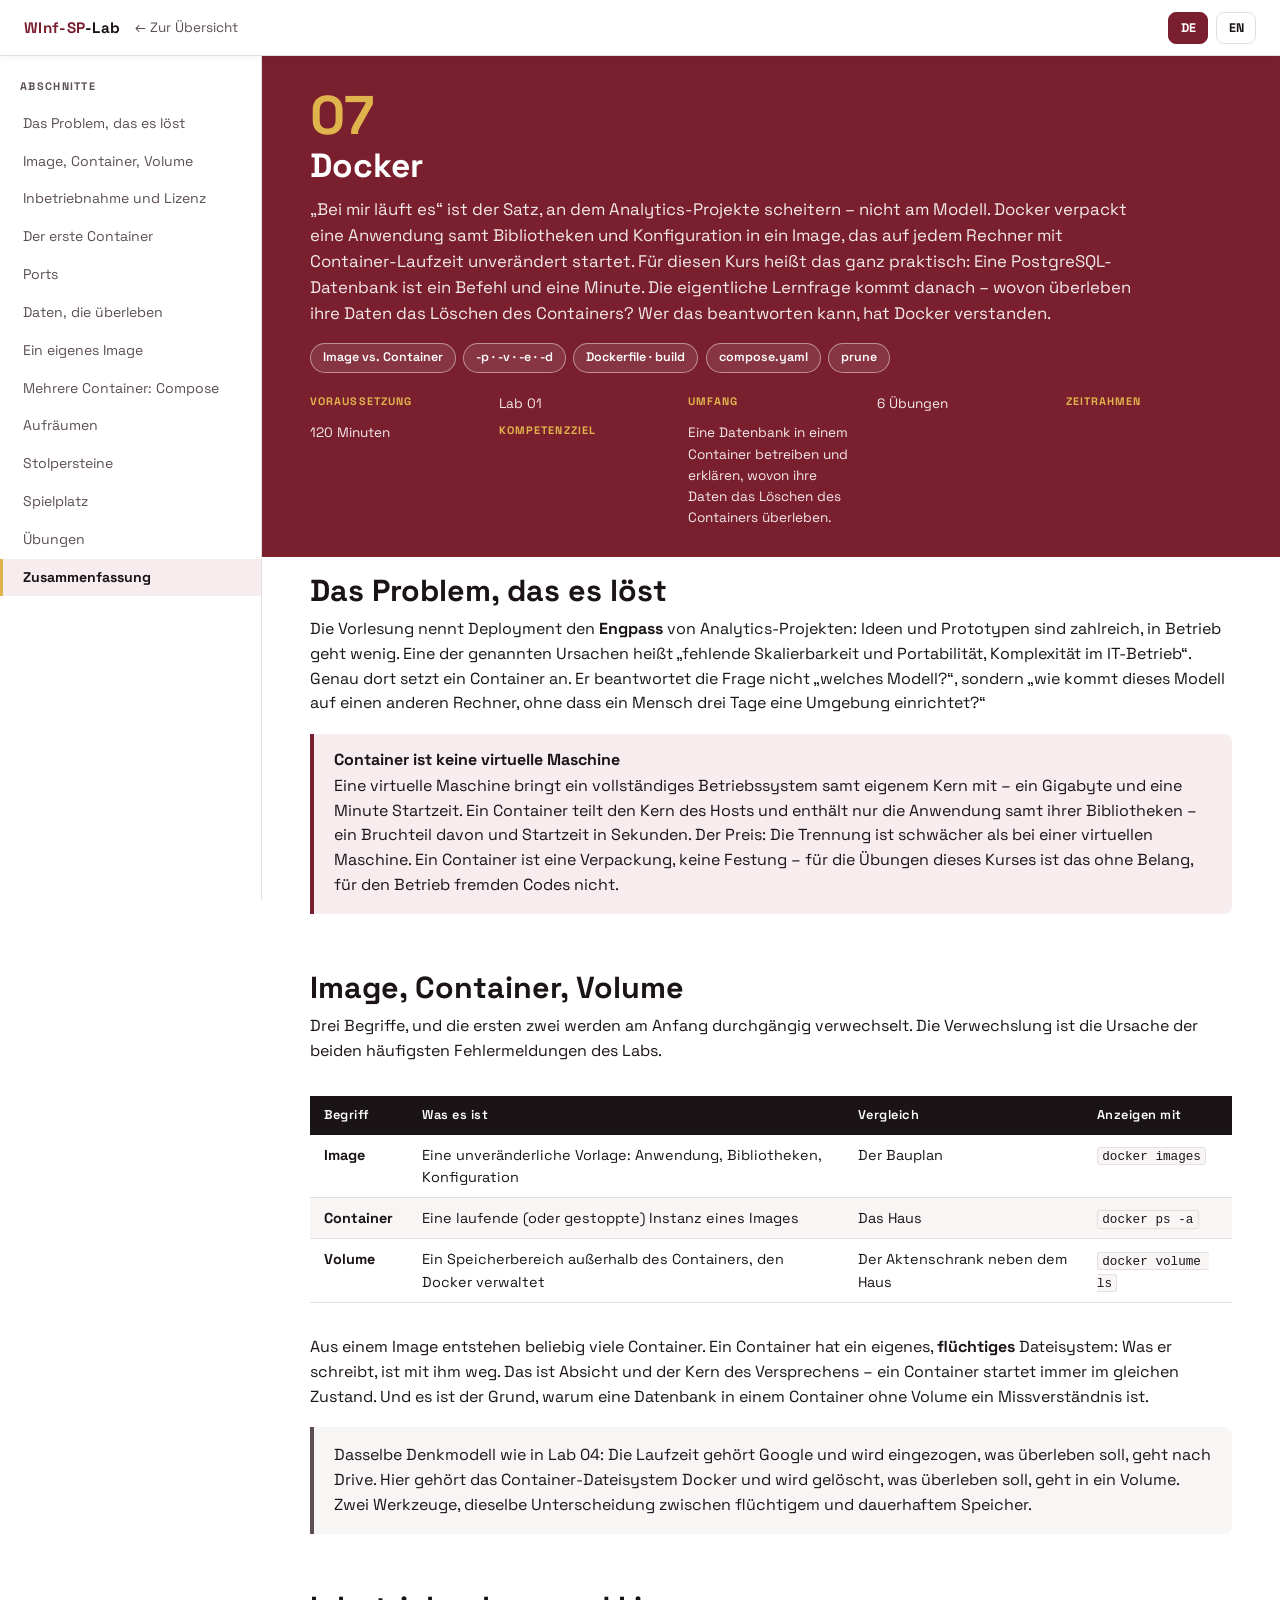
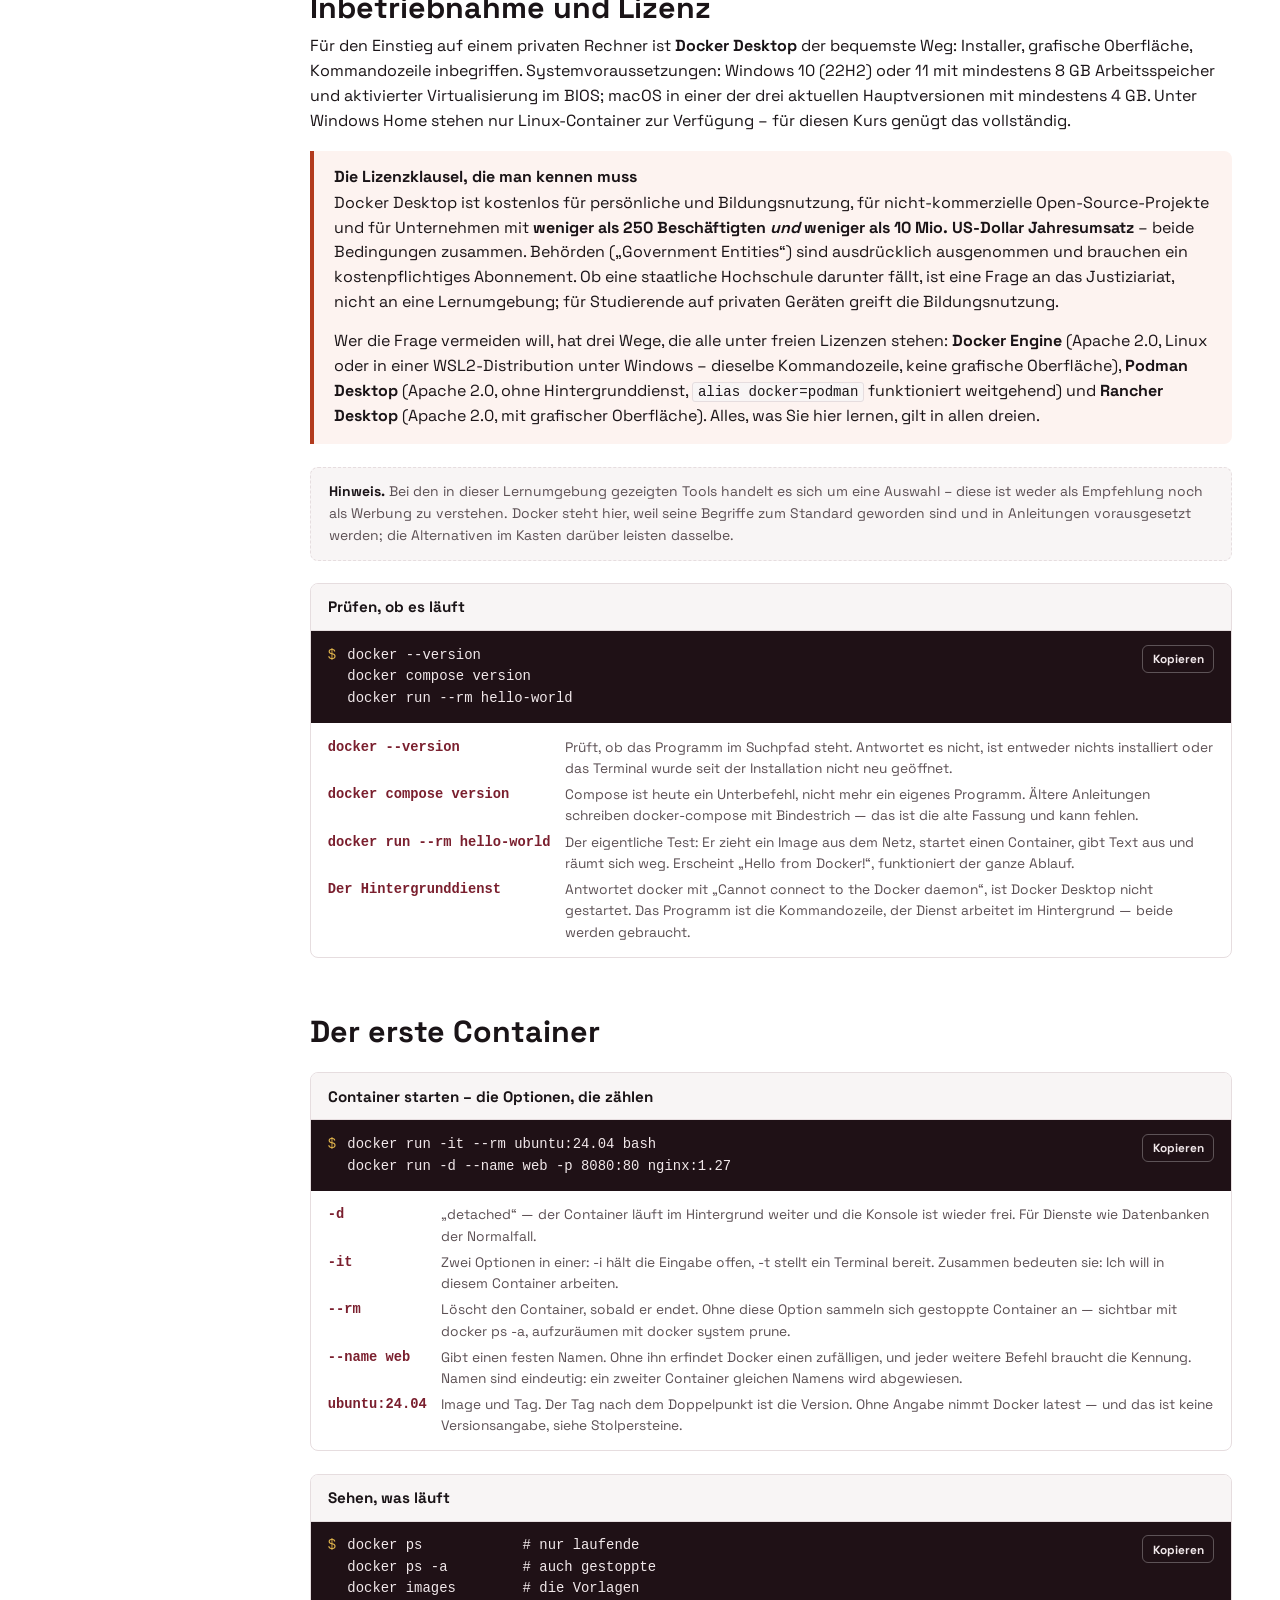
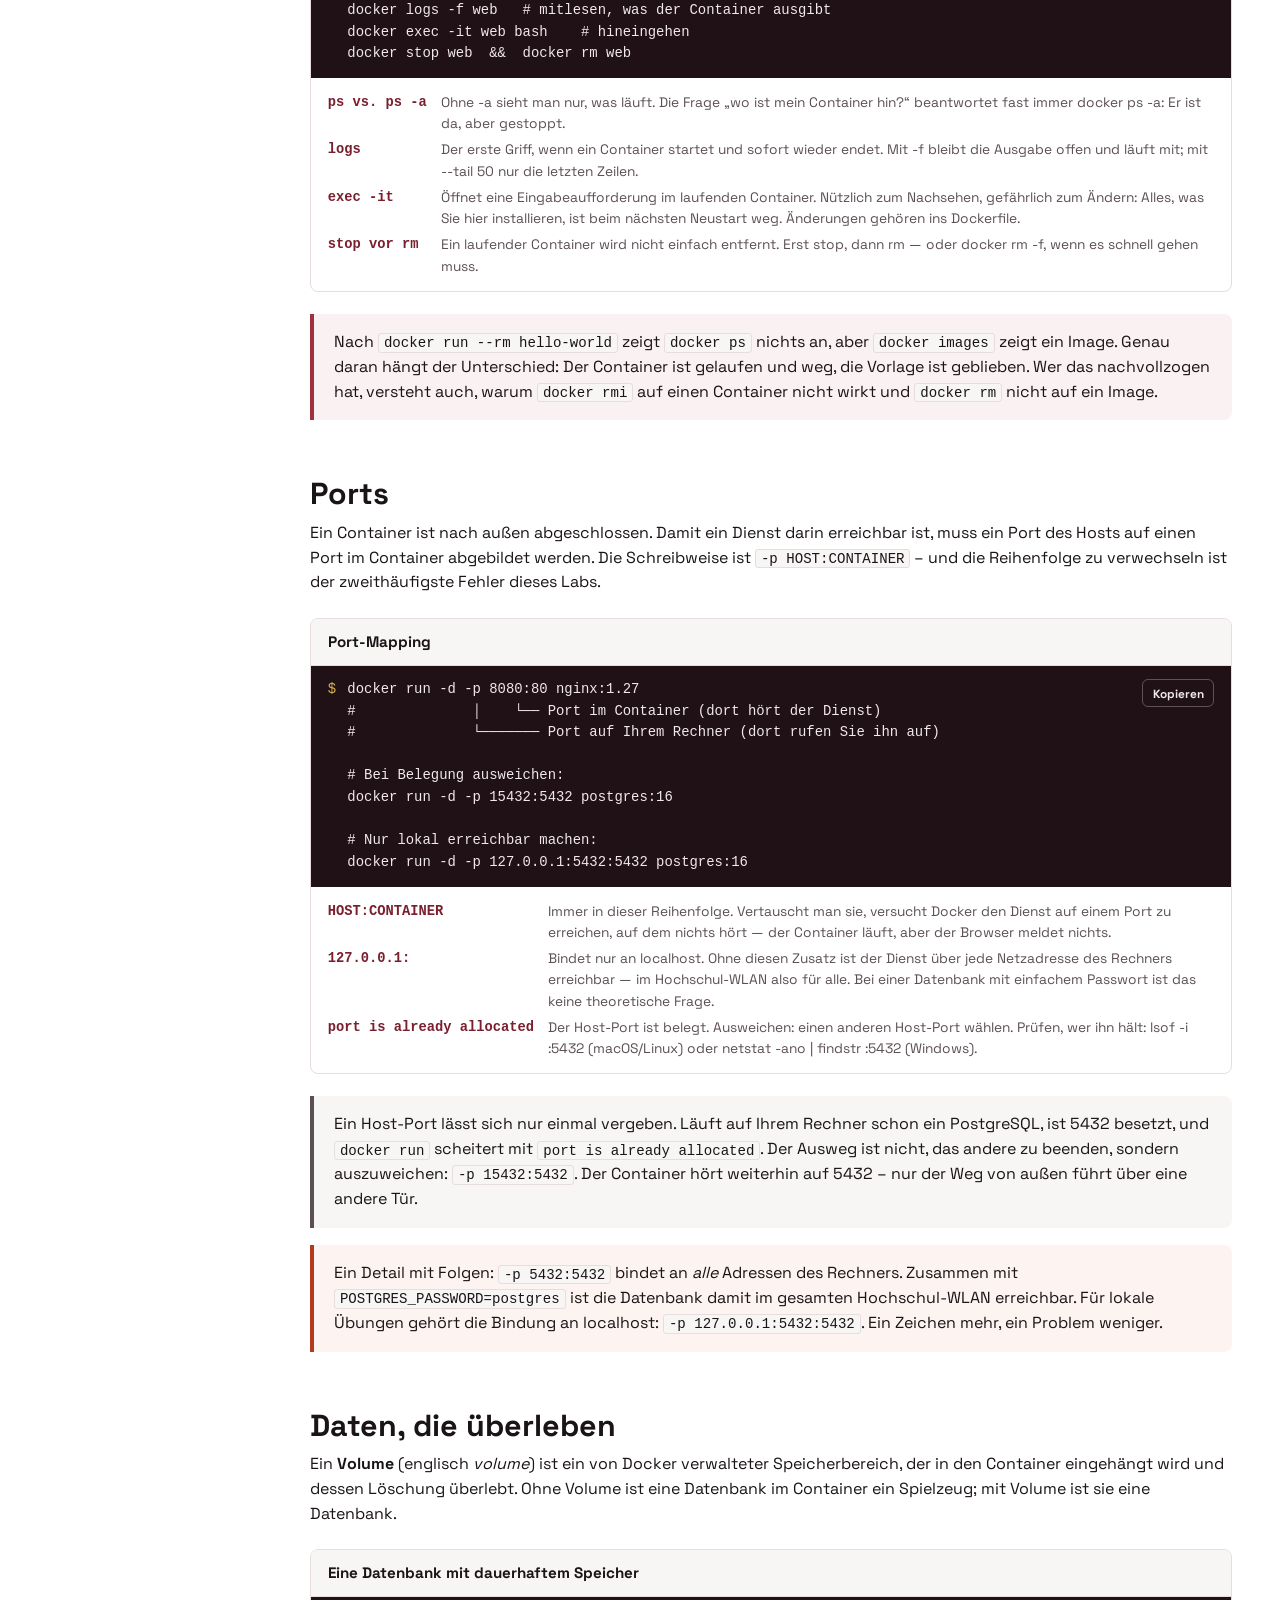
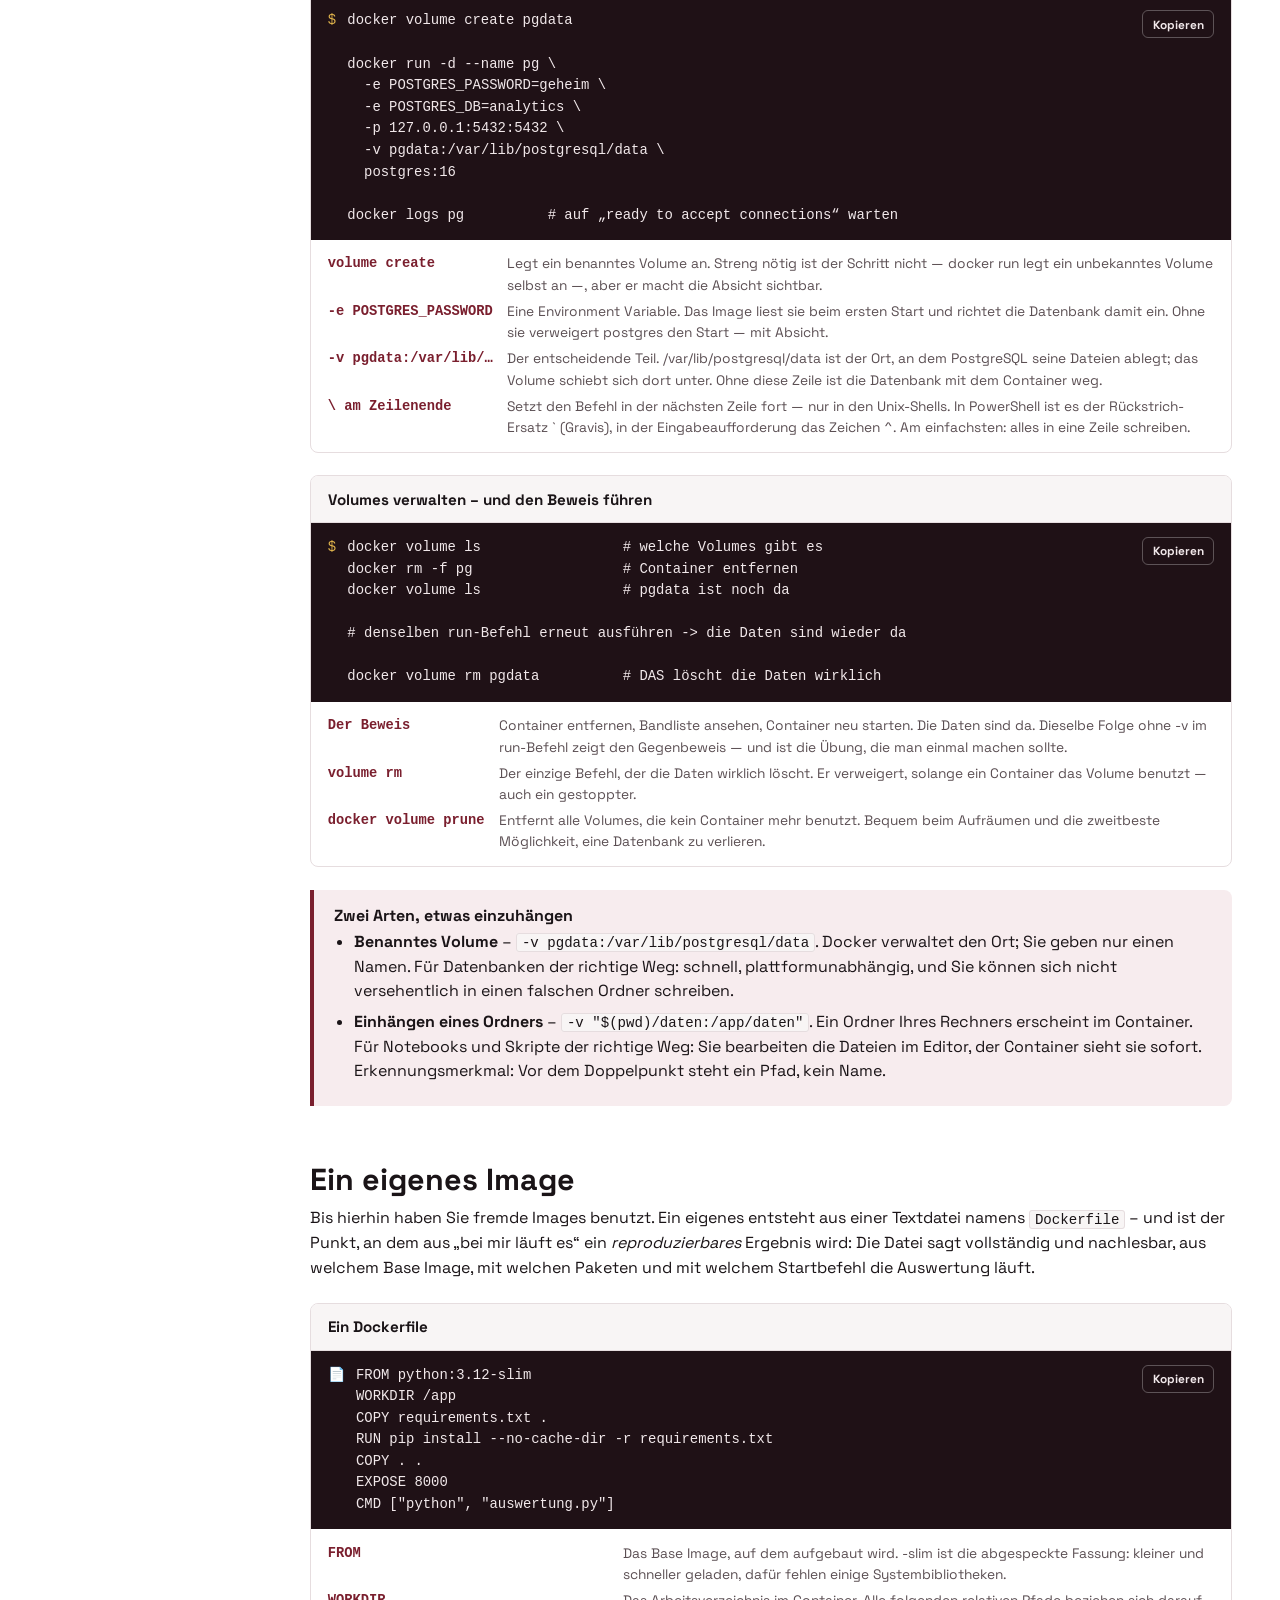
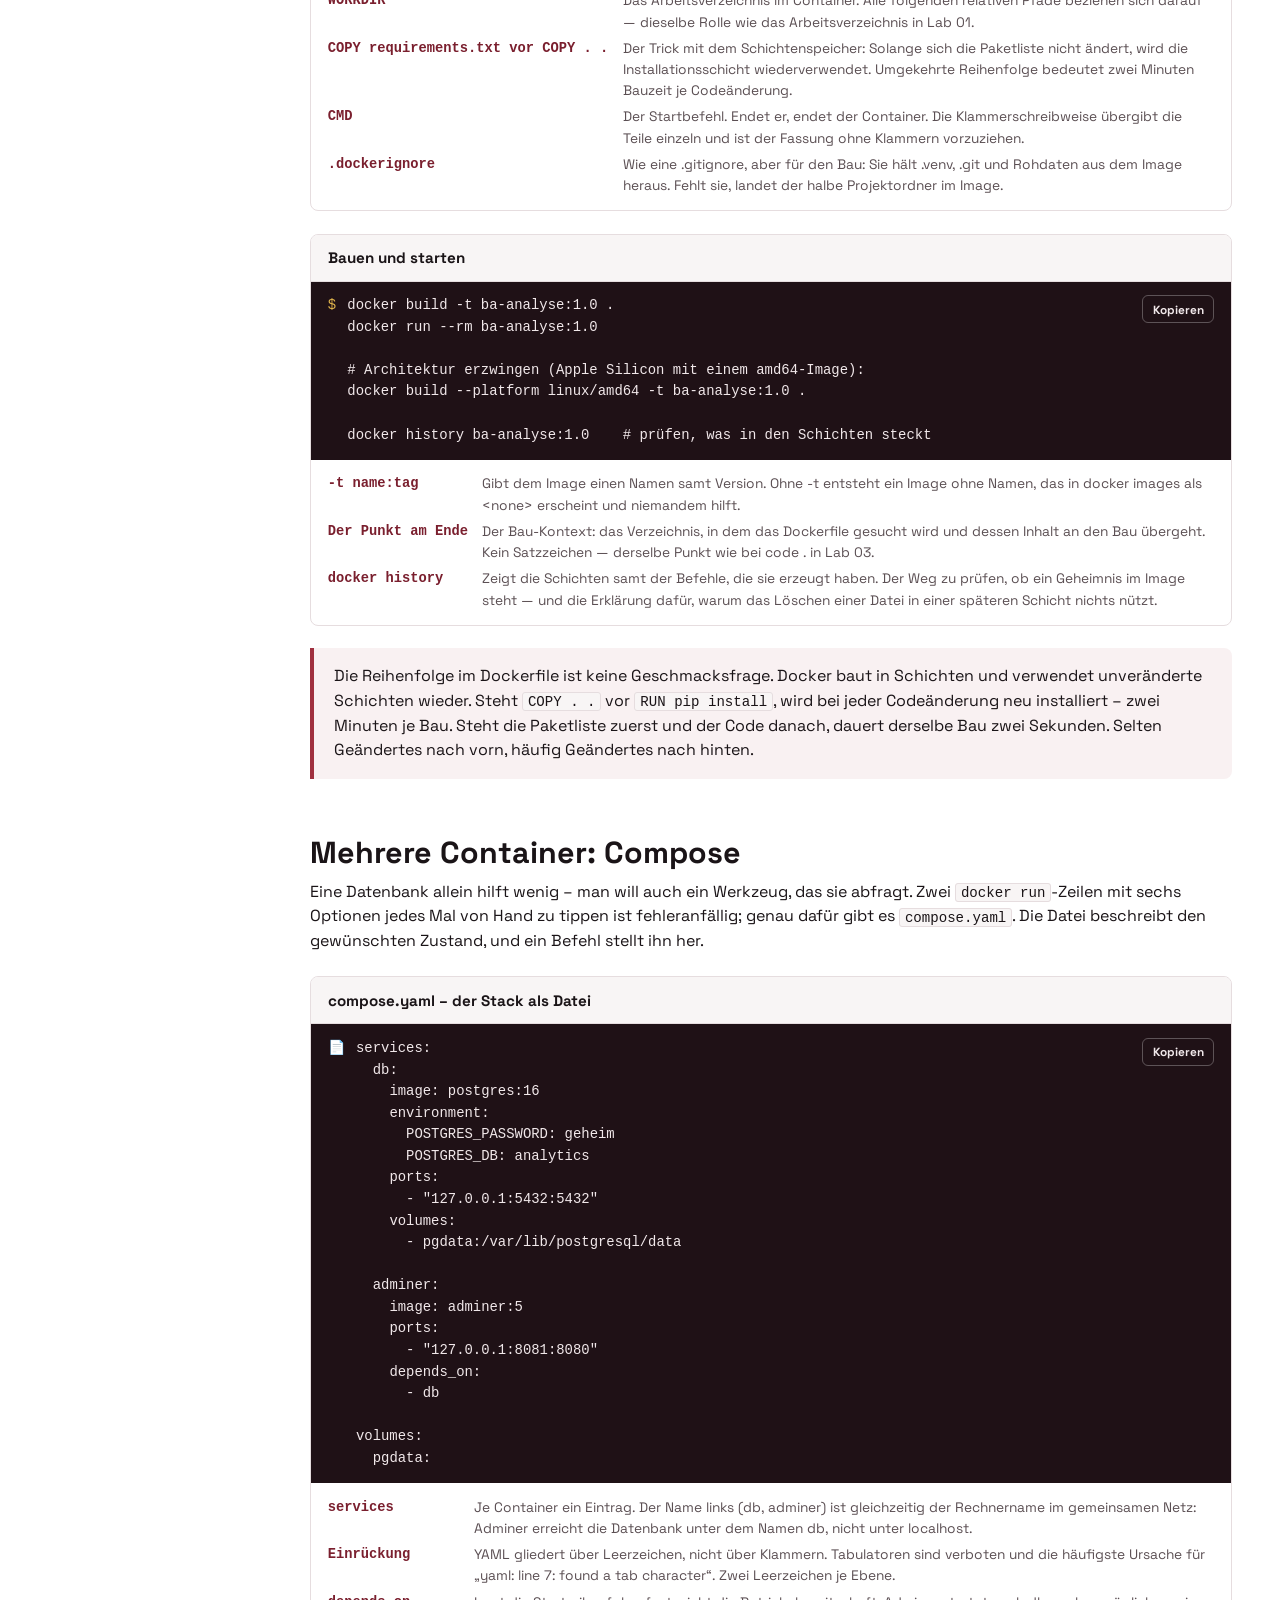
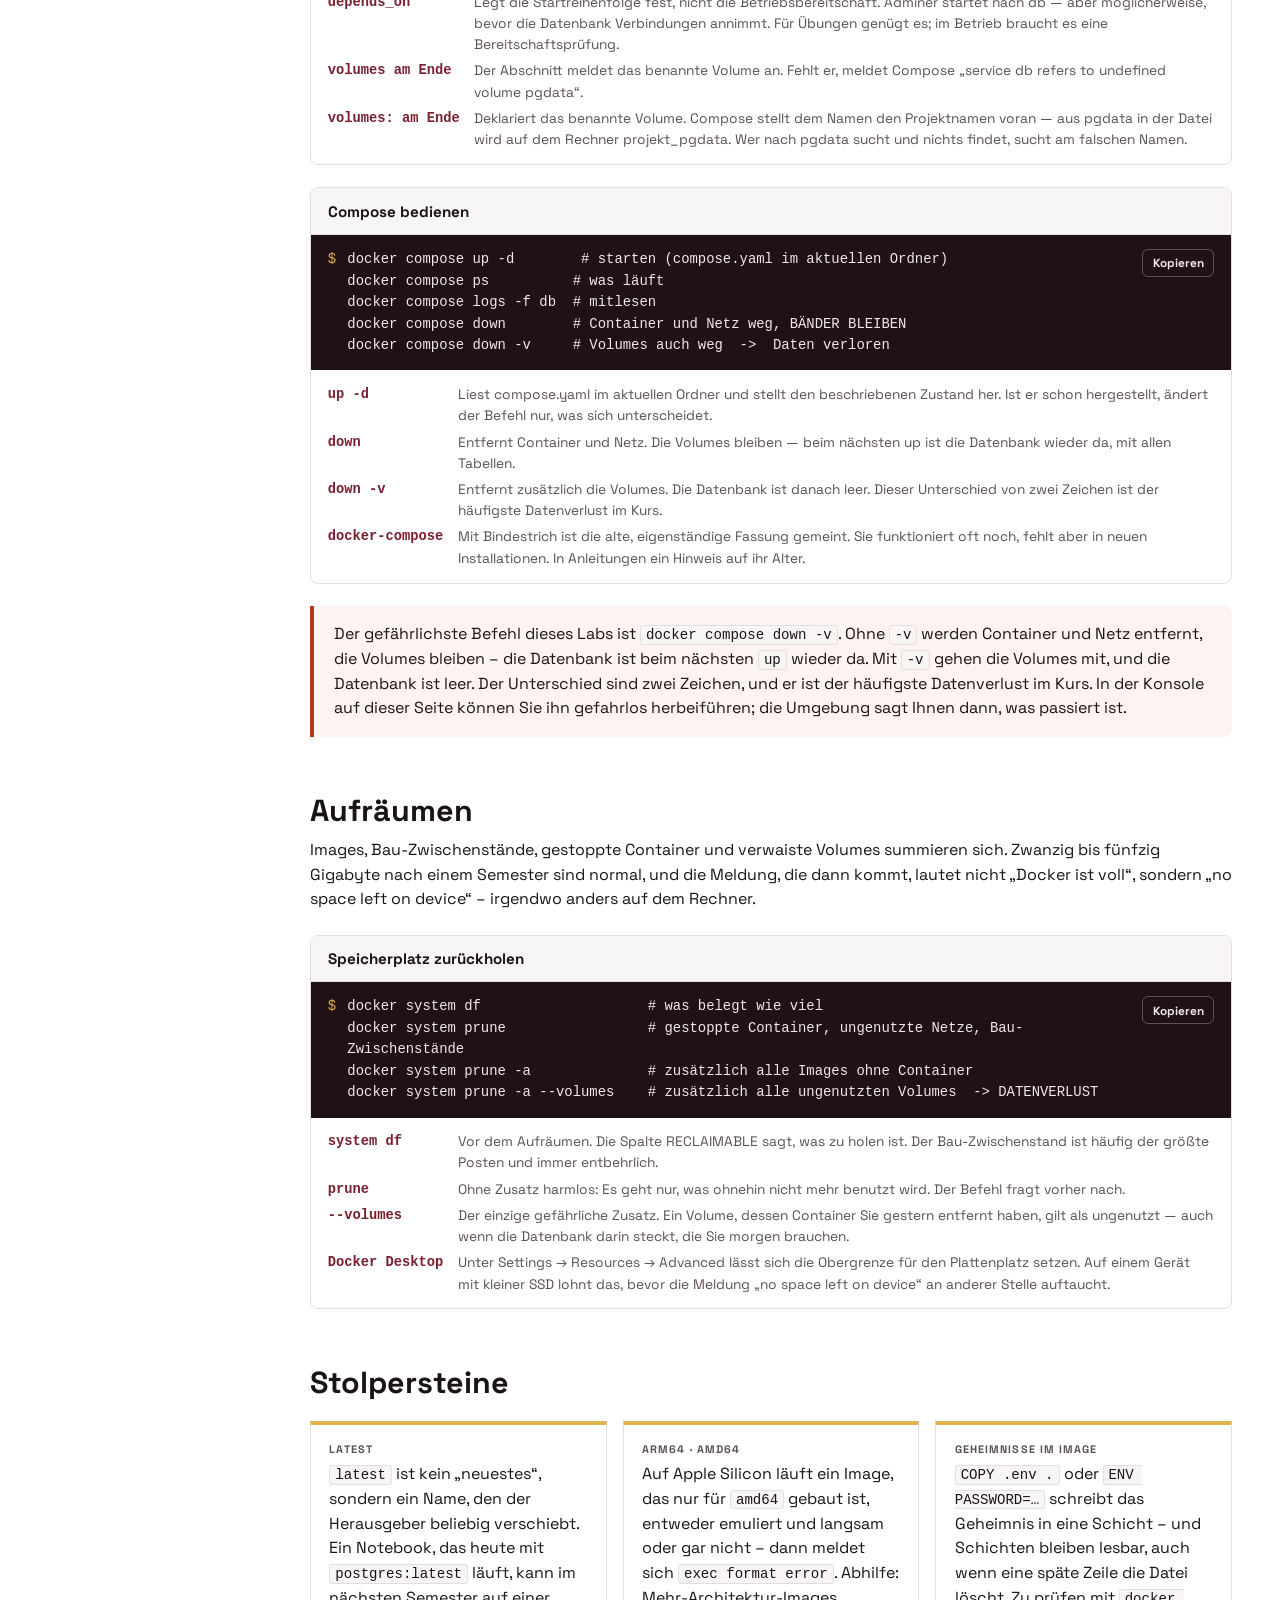
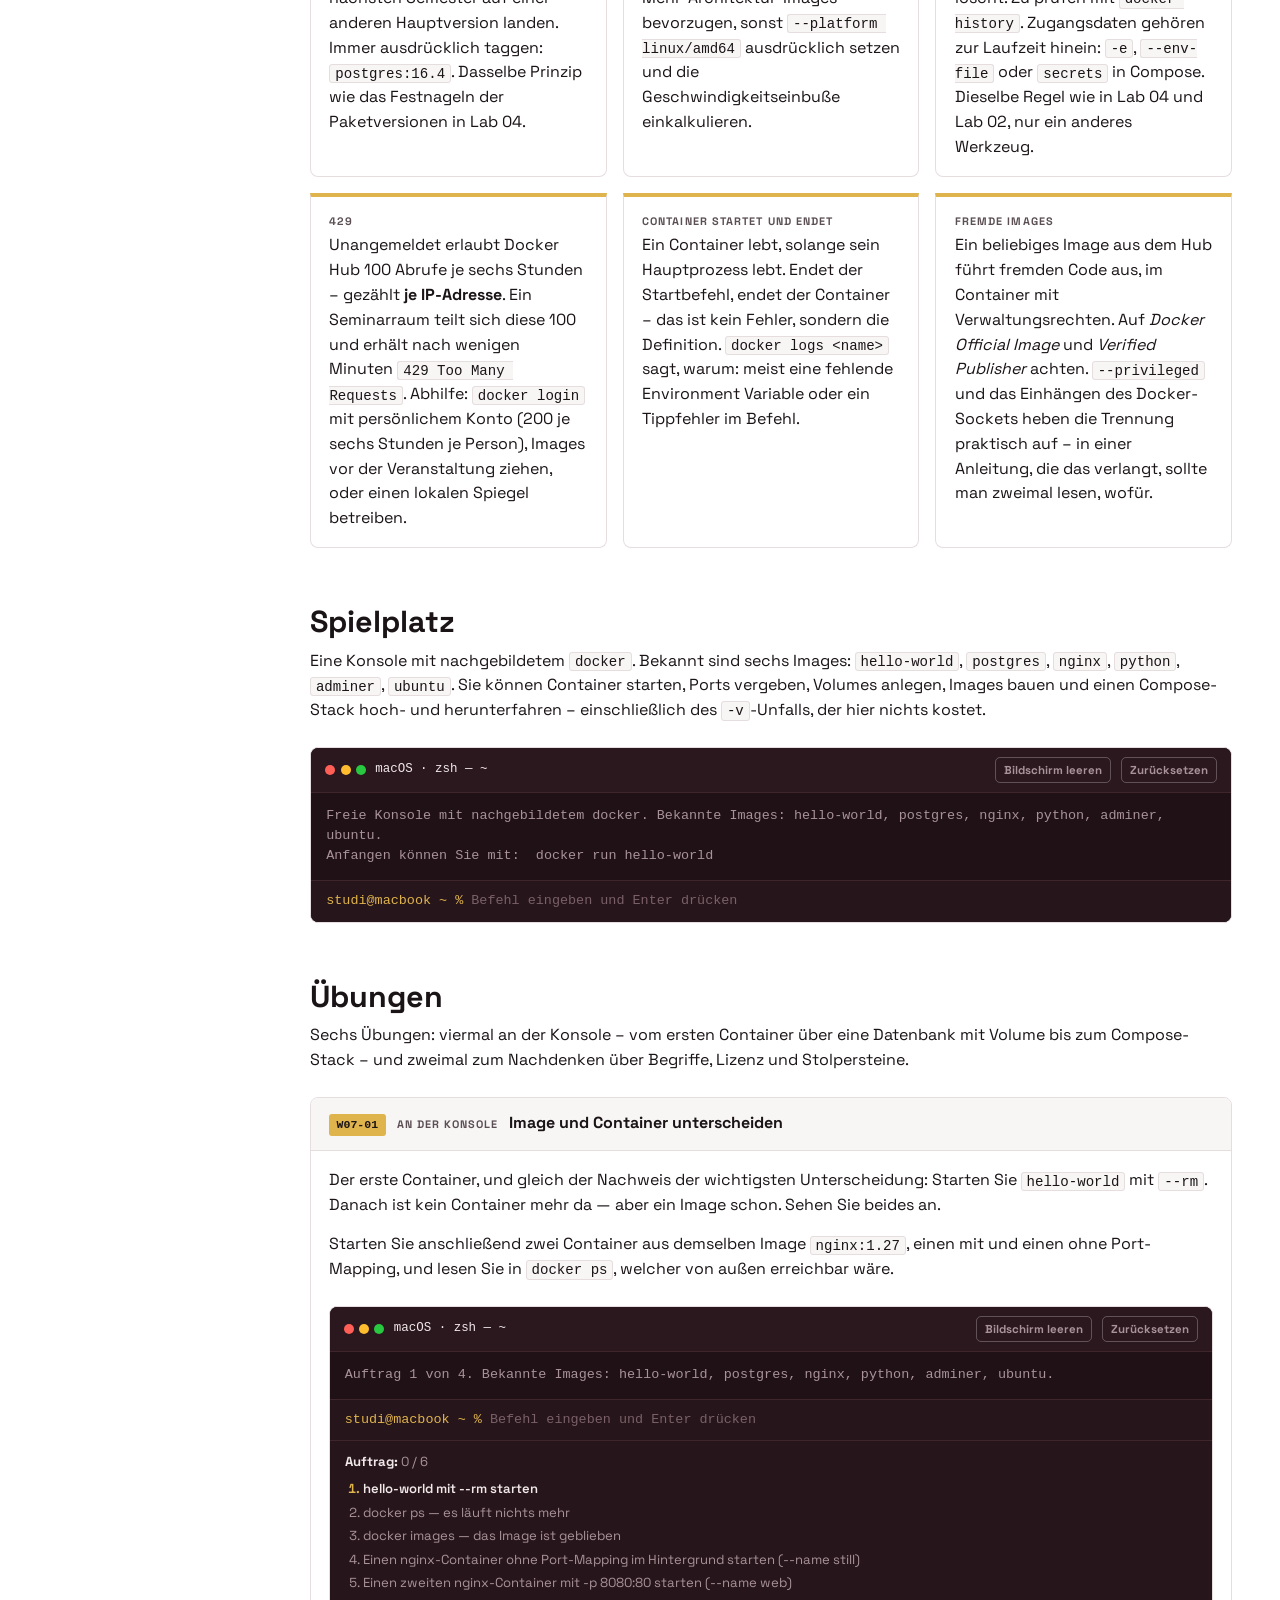
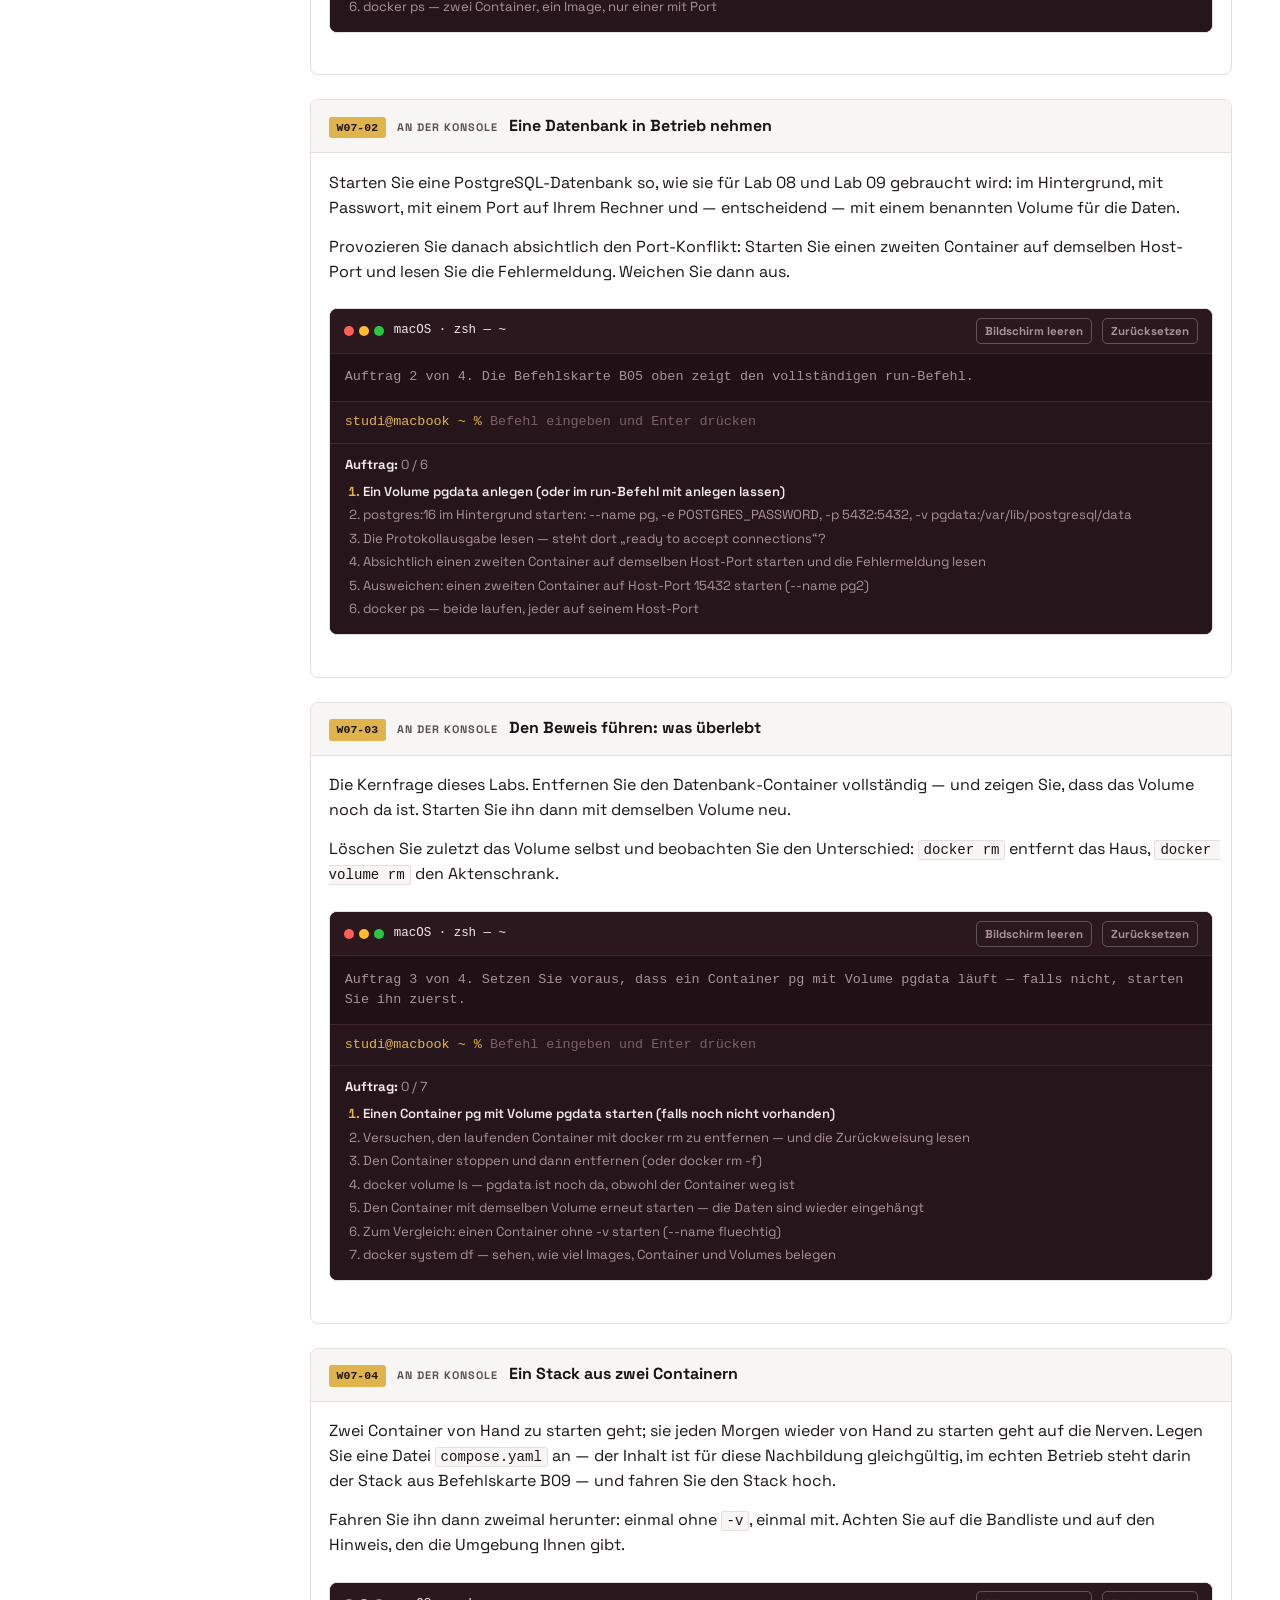
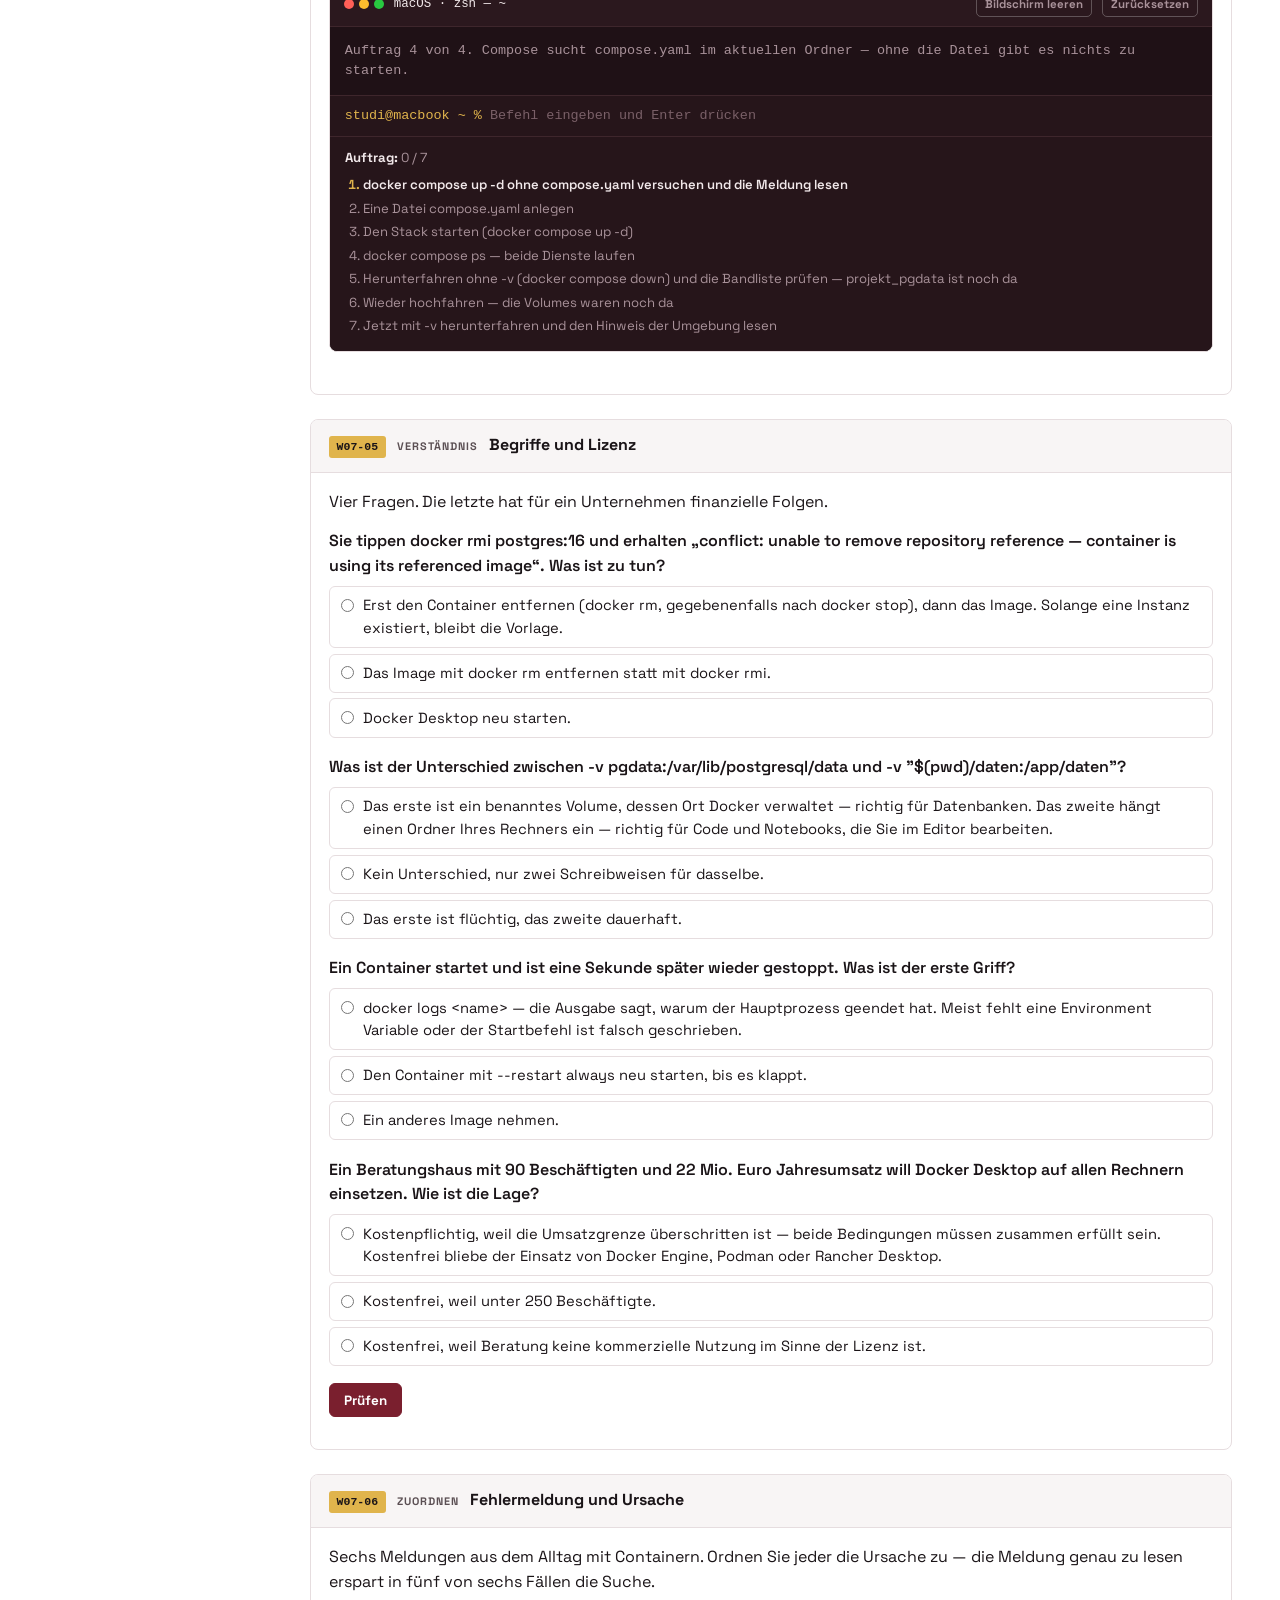
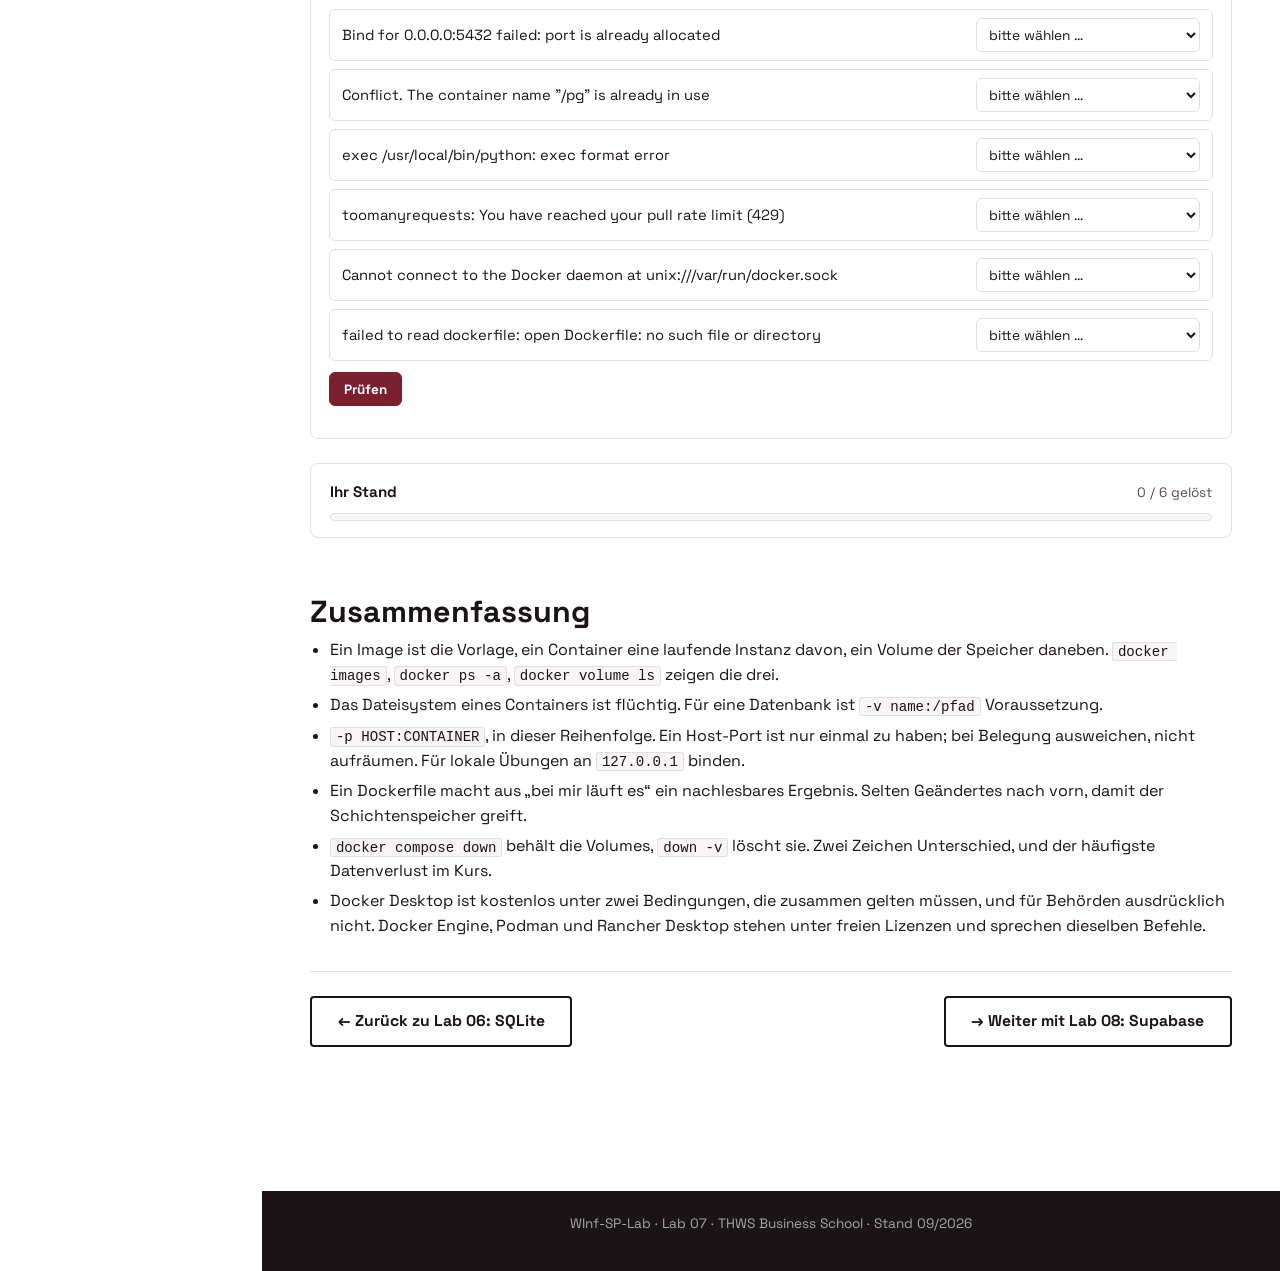
<file: lab-07-docker.html>
<!DOCTYPE html>
<html lang="de" data-lang="de">
<head>
  <meta charset="UTF-8" />
  <meta name="viewport" content="width=device-width, initial-scale=1.0" />
  <title>Lab 07 · Docker · WInf-SP-Lab</title>
  <meta name="winf:titel-en" content="Lab 07 · Docker · WInf-SP-Lab" />
  <link rel="preconnect" href="https://fonts.googleapis.com">
  <link rel="preconnect" href="https://fonts.gstatic.com" crossorigin>
  <link href="https://fonts.googleapis.com/css2?family=Space+Grotesk:wght@400;500;600;700;800&display=swap" rel="stylesheet">
  <link rel="stylesheet" href="assets/winf.css" />
  <link rel="icon" href="data:image/svg+xml,<svg xmlns='http://www.w3.org/2000/svg' viewBox='0 0 32 32'><rect width='32' height='32' fill='%237A1F2E'/><text x='16' y='23' font-family='sans-serif' font-size='18' font-weight='bold' text-anchor='middle' fill='%23E0B44C'>W</text></svg>" />
</head>
<body class="lab-page" data-lab="lab-07">

<header class="header">
  <div class="header-left">
    <a class="header-logo" href="index.html" data-lab-link><span class="mark">WInf-SP</span>-Lab</a>
    <a class="header-back" href="index.html" data-lab-link>
      <span lang="de">← Zur Übersicht</span><span lang="en">← Back to overview</span>
    </a>
  </div>
  <div class="header-right">
    <button class="lang-btn active" data-lang-btn="de" aria-pressed="true">DE</button>
    <button class="lang-btn" data-lang-btn="en" aria-pressed="false">EN</button>
  </div>
</header>

<nav class="sidebar" aria-label="Lab-Navigation">
  <div class="sidebar-title"><span lang="de">Abschnitte</span><span lang="en">Sections</span></div>
  <a class="sidebar-link" href="#warum"><span lang="de">Das Problem, das es löst</span><span lang="en">The problem it solves</span></a>
  <a class="sidebar-link" href="#begriffe"><span lang="de">Image, Container, Volume</span><span lang="en">Image, container, volume</span></a>
  <a class="sidebar-link" href="#inbetrieb"><span lang="de">Inbetriebnahme und Lizenz</span><span lang="en">Setting it up, and the licence</span></a>
  <a class="sidebar-link" href="#erste"><span lang="de">Der erste Container</span><span lang="en">The first container</span></a>
  <a class="sidebar-link" href="#ports"><span lang="de">Ports</span><span lang="en">Ports</span></a>
  <a class="sidebar-link" href="#daten"><span lang="de">Daten, die überleben</span><span lang="en">Data that survives</span></a>
  <a class="sidebar-link" href="#eigen"><span lang="de">Ein eigenes Image</span><span lang="en">Your own image</span></a>
  <a class="sidebar-link" href="#compose"><span lang="de">Mehrere Container: Compose</span><span lang="en">Several containers: Compose</span></a>
  <a class="sidebar-link" href="#aufraeumen"><span lang="de">Aufräumen</span><span lang="en">Tidying up</span></a>
  <a class="sidebar-link" href="#stolper"><span lang="de">Stolpersteine</span><span lang="en">Stumbling blocks</span></a>
  <a class="sidebar-link" href="#spielplatz"><span lang="de">Spielplatz</span><span lang="en">Playground</span></a>
  <a class="sidebar-link" href="#uebungen"><span lang="de">Übungen</span><span lang="en">Exercises</span></a>
  <a class="sidebar-link" href="#zusammenfassung"><span lang="de">Zusammenfassung</span><span lang="en">Summary</span></a>
</nav>

<div class="lab-header">
  <div class="lab-num-big">07</div>
  <h1 class="lab-title">Docker</h1>
  <p class="lab-intro">
    <span lang="de">„Bei mir läuft es“ ist der Satz, an dem Analytics-Projekte scheitern – nicht am Modell. Docker
      verpackt eine Anwendung samt Bibliotheken und Konfiguration in ein Image, das auf jedem Rechner mit
      Container-Laufzeit unverändert startet. Für diesen Kurs heißt das ganz praktisch: Eine PostgreSQL-Datenbank ist
      ein Befehl und eine Minute. Die eigentliche Lernfrage kommt danach – wovon überleben ihre Daten das Löschen des
      Containers? Wer das beantworten kann, hat Docker verstanden.</span>
    <span lang="en">“It works on my machine” is the sentence analytics projects fail on – not the model. Docker packs an
      application with its libraries and configuration into an image that starts unchanged on any machine with a
      container runtime. For this course that means, quite practically: a PostgreSQL database is one command and one
      minute. The actual learning question comes afterwards – what makes its data survive the container being deleted?
      Whoever can answer that has understood Docker.</span>
  </p>
  <div class="lernziele">
    <span class="lernziel-chip"><span lang="de">Image vs. Container</span><span lang="en">Image vs. container</span></span>
    <span class="lernziel-chip">-p · -v · -e · -d</span>
    <span class="lernziel-chip">Dockerfile · build</span>
    <span class="lernziel-chip">compose.yaml</span>
    <span class="lernziel-chip">prune</span>
  </div>
  <div data-einordnung></div>
</div>

<main class="main-content">

  <section class="section-block" id="warum">
    <h2><span lang="de">Das Problem, das es löst</span><span lang="en">The problem it solves</span></h2>
    <p>
      <span lang="de">Die Vorlesung nennt Deployment den <strong>Engpass</strong> von Analytics-Projekten: Ideen und
        Prototypen sind zahlreich, in Betrieb geht wenig. Eine der genannten Ursachen heißt „fehlende Skalierbarkeit und
        Portabilität, Komplexität im IT-Betrieb“. Genau dort setzt ein Container an. Er beantwortet die Frage nicht
        „welches Modell?“, sondern „wie kommt dieses Modell auf einen anderen Rechner, ohne dass ein Mensch drei Tage
        eine Umgebung einrichtet?“</span>
      <span lang="en">The lecture calls deployment the <strong>bottleneck</strong> of analytics projects: ideas and
        prototypes are plentiful, little goes into operation. One of the named causes reads “lack of scalability and
        portability, complexity in IT operations”. That is exactly where a container applies. It answers not the question
        “which model?” but “how does this model get onto another machine without a human spending three days setting up
        an environment?”</span>
    </p>
    <div class="concept-box">
      <h3><span lang="de">Container ist keine virtuelle Maschine</span><span lang="en">A container is not a virtual machine</span></h3>
      <p><span lang="de">Eine virtuelle Maschine bringt ein vollständiges Betriebssystem samt eigenem Kern mit – ein
        Gigabyte und eine Minute Startzeit. Ein Container teilt den Kern des Hosts und enthält nur die
        Anwendung samt ihrer Bibliotheken – ein Bruchteil davon und Startzeit in Sekunden. Der Preis: Die Trennung ist
        schwächer als bei einer virtuellen Maschine. Ein Container ist eine Verpackung, keine Festung – für die
        Übungen dieses Kurses ist das ohne Belang, für den Betrieb fremden Codes nicht.</span>
      <span lang="en">A virtual machine brings a complete operating system with its own kernel – a gigabyte and a minute
        of start-up time. A container shares the host's kernel and contains only the application with its libraries – a
        fraction of that and start-up in seconds. The price: the separation is weaker than with a virtual machine. A
        container is a packaging, not a fortress – irrelevant for this course's exercises, not irrelevant for running
        somebody else's code.</span></p>
    </div>
  </section>

  <section class="section-block" id="begriffe">
    <h2><span lang="de">Image, Container, Volume</span><span lang="en">Image, container, volume</span></h2>
    <p>
      <span lang="de">Drei Begriffe, und die ersten zwei werden am Anfang durchgängig verwechselt. Die Verwechslung ist
        die Ursache der beiden häufigsten Fehlermeldungen des Labs.</span>
      <span lang="en">Three concepts, and the first two get confused throughout at the beginning. That confusion is the
        cause of this lab's two most common error messages.</span>
    </p>
    <div class="table-scroll">
      <table>
        <thead>
          <tr>
            <th><span lang="de">Begriff</span><span lang="en">Concept</span></th>
            <th><span lang="de">Was es ist</span><span lang="en">What it is</span></th>
            <th><span lang="de">Vergleich</span><span lang="en">Comparison</span></th>
            <th><span lang="de">Anzeigen mit</span><span lang="en">List with</span></th>
          </tr>
        </thead>
        <tbody>
          <tr>
            <td><strong><span lang="de">Image</span><span lang="en">Image</span></strong></td>
            <td><span lang="de">Eine unveränderliche Vorlage: Anwendung, Bibliotheken, Konfiguration</span><span lang="en">An immutable template: application, libraries, configuration</span></td>
            <td><span lang="de">Der Bauplan</span><span lang="en">The blueprint</span></td>
            <td><code>docker images</code></td>
          </tr>
          <tr>
            <td><strong>Container</strong></td>
            <td><span lang="de">Eine laufende (oder gestoppte) Instanz eines Images</span><span lang="en">A running (or stopped) instance of an image</span></td>
            <td><span lang="de">Das Haus</span><span lang="en">The house</span></td>
            <td><code>docker ps -a</code></td>
          </tr>
          <tr>
            <td><strong><span lang="de">Volume</span><span lang="en">Volume</span></strong></td>
            <td><span lang="de">Ein Speicherbereich außerhalb des Containers, den Docker verwaltet</span><span lang="en">A storage area outside the container, managed by Docker</span></td>
            <td><span lang="de">Der Aktenschrank neben dem Haus</span><span lang="en">The filing cabinet beside the house</span></td>
            <td><code>docker volume ls</code></td>
          </tr>
        </tbody>
      </table>
    </div>
    <p>
      <span lang="de">Aus einem Image entstehen beliebig viele Container. Ein Container hat ein eigenes,
        <strong>flüchtiges</strong> Dateisystem: Was er schreibt, ist mit ihm weg. Das ist Absicht und der Kern des
        Versprechens – ein Container startet immer im gleichen Zustand. Und es ist der Grund, warum eine Datenbank in
        einem Container ohne Volume ein Missverständnis ist.</span>
      <span lang="en">From one image, any number of containers arise. A container has its own,
        <strong>transient</strong> file system: what it writes is gone with it. That is by design and the core of the
        promise – a container always starts in the same state. And it is the reason why a database in a container without
        a volume is a misunderstanding.</span>
    </p>
    <div class="info-box">
      <p><span lang="de">Dasselbe Denkmodell wie in Lab 04: Die Laufzeit gehört Google und wird eingezogen, was
        überleben soll, geht nach Drive. Hier gehört das Container-Dateisystem Docker und wird gelöscht, was überleben
        soll, geht in ein Volume. Zwei Werkzeuge, dieselbe Unterscheidung zwischen flüchtigem und dauerhaftem
        Speicher.</span>
      <span lang="en">The same mental model as in lab 04: the runtime belongs to Google and gets taken back, what should
        survive goes to Drive. Here the container's file system belongs to Docker and gets deleted, what should survive
        goes into a volume. Two tools, the same distinction between transient and persistent storage.</span></p>
    </div>
  </section>

  <section class="section-block" id="inbetrieb">
    <h2><span lang="de">Inbetriebnahme und Lizenz</span><span lang="en">Setting it up, and the licence</span></h2>
    <p>
      <span lang="de">Für den Einstieg auf einem privaten Rechner ist <strong>Docker Desktop</strong> der bequemste
        Weg: Installer, grafische Oberfläche, Kommandozeile inbegriffen. Systemvoraussetzungen: Windows 10 (22H2) oder
        11 mit mindestens 8 GB Arbeitsspeicher und aktivierter Virtualisierung im BIOS; macOS in einer der drei
        aktuellen Hauptversionen mit mindestens 4 GB. Unter Windows Home stehen nur Linux-Container zur Verfügung –
        für diesen Kurs genügt das vollständig.</span>
      <span lang="en">For getting started on a private machine, <strong>Docker Desktop</strong> is the most convenient
        route: installer, graphical interface, command line included. System requirements: Windows 10 (22H2) or 11 with
        at least 8 GB of memory and virtualisation enabled in the BIOS; macOS in one of the three current major versions
        with at least 4 GB. On Windows Home only Linux containers are available – entirely sufficient for this
        course.</span>
    </p>
    <div class="warn-box">
      <h3><span lang="de">Die Lizenzklausel, die man kennen muss</span><span lang="en">The licence clause you have to know</span></h3>
      <p><span lang="de">Docker Desktop ist kostenlos für persönliche und Bildungsnutzung, für nicht-kommerzielle
        Open-Source-Projekte und für Unternehmen mit <strong>weniger als 250 Beschäftigten <em>und</em> weniger als
        10 Mio. US-Dollar Jahresumsatz</strong> – beide Bedingungen zusammen. Behörden („Government Entities“) sind
        ausdrücklich ausgenommen und brauchen ein kostenpflichtiges Abonnement. Ob eine staatliche Hochschule darunter
        fällt, ist eine Frage an das Justiziariat, nicht an eine Lernumgebung; für Studierende auf privaten Geräten
        greift die Bildungsnutzung.</span>
      <span lang="en">Docker Desktop is free for personal and educational use, for non-commercial open-source projects
        and for companies with <strong>fewer than 250 employees <em>and</em> less than 10 million US dollars in annual
        revenue</strong> – both conditions together. Government entities are expressly excluded and need a paid
        subscription. Whether a state university falls under that is a question for legal counsel, not for a learning
        environment; for students on private devices educational use applies.</span></p>
      <p><span lang="de">Wer die Frage vermeiden will, hat drei Wege, die alle unter freien Lizenzen stehen:
        <strong>Docker Engine</strong> (Apache 2.0, Linux oder in einer WSL2-Distribution unter Windows – dieselbe
        Kommandozeile, keine grafische Oberfläche), <strong>Podman Desktop</strong> (Apache 2.0, ohne Hintergrunddienst,
        <code>alias docker=podman</code> funktioniert weitgehend) und <strong>Rancher Desktop</strong> (Apache 2.0, mit
        grafischer Oberfläche). Alles, was Sie hier lernen, gilt in allen dreien.</span>
      <span lang="en">Whoever wants to avoid the question has three routes, all under free licences: <strong>Docker
        Engine</strong> (Apache 2.0, Linux or in a WSL2 distribution on Windows – the same command line, no graphical
        interface), <strong>Podman Desktop</strong> (Apache 2.0, no background daemon, <code>alias docker=podman</code>
        works largely) and <strong>Rancher Desktop</strong> (Apache 2.0, with a graphical interface). Everything you
        learn here applies in all three.</span></p>
    </div>
    <div class="auswahl-hinweis">
      <p><span lang="de"><strong>Hinweis.</strong> Bei den in dieser Lernumgebung gezeigten Tools handelt es sich um eine
        Auswahl – diese ist weder als Empfehlung noch als Werbung zu verstehen. Docker steht hier, weil seine Begriffe
        zum Standard geworden sind und in Anleitungen vorausgesetzt werden; die Alternativen im Kasten darüber leisten
        dasselbe.</span>
      <span lang="en"><strong>Note.</strong> The tools shown in this learning environment are a selection – it is meant
        neither as a recommendation nor as advertising. Docker appears here because its vocabulary has become the
        standard and is assumed in guides; the alternatives in the box above do the same job.</span></p>
    </div>
    <div data-befehl="B01"></div>
  </section>

  <section class="section-block" id="erste">
    <h2><span lang="de">Der erste Container</span><span lang="en">The first container</span></h2>
    <div data-befehl="B02"></div>
    <div data-befehl="B03"></div>
    <div class="tip-box">
      <p><span lang="de">Nach <code>docker run --rm hello-world</code> zeigt <code>docker ps</code> nichts an, aber
        <code>docker images</code> zeigt ein Image. Genau daran hängt der Unterschied: Der Container ist gelaufen und
        weg, die Vorlage ist geblieben. Wer das nachvollzogen hat, versteht auch, warum <code>docker rmi</code> auf
        einen Container nicht wirkt und <code>docker rm</code> nicht auf ein Image.</span>
      <span lang="en">After <code>docker run --rm hello-world</code>, <code>docker ps</code> shows nothing, but
        <code>docker images</code> shows an image. The distinction hangs on exactly that: the container ran and is gone,
        the template stayed. Whoever has followed that also understands why <code>docker rmi</code> has no effect on a
        container and <code>docker rm</code> none on an image.</span></p>
    </div>
  </section>

  <section class="section-block" id="ports">
    <h2><span lang="de">Ports</span><span lang="en">Ports</span></h2>
    <p>
      <span lang="de">Ein Container ist nach außen abgeschlossen. Damit ein Dienst darin erreichbar ist, muss ein Port
        des Hosts auf einen Port im Container abgebildet werden. Die Schreibweise ist
        <code>-p HOST:CONTAINER</code> – und die Reihenfolge zu verwechseln ist der zweithäufigste Fehler dieses
        Labs.</span>
      <span lang="en">A container is closed off to the outside. For a service inside it to be reachable, a port on the
        host has to be mapped to a port in the container. The notation is <code>-p HOST:CONTAINER</code> – and mixing up
        the order is this lab's second most common mistake.</span>
    </p>
    <div data-befehl="B04"></div>
    <div class="info-box">
      <p><span lang="de">Ein Host-Port lässt sich nur einmal vergeben. Läuft auf Ihrem Rechner schon ein PostgreSQL,
        ist 5432 besetzt, und <code>docker run</code> scheitert mit <code>port is already allocated</code>. Der Ausweg
        ist nicht, das andere zu beenden, sondern auszuweichen: <code>-p 15432:5432</code>. Der Container hört
        weiterhin auf 5432 – nur der Weg von außen führt über eine andere Tür.</span>
      <span lang="en">A host port can be assigned only once. If a PostgreSQL is already running on your machine, 5432 is
        taken, and <code>docker run</code> fails with <code>port is already allocated</code>. The way out is not to stop
        the other one but to move aside: <code>-p 15432:5432</code>. The container still listens on 5432 – only the route
        from outside goes through a different door.</span></p>
    </div>
    <div class="warn-box">
      <p><span lang="de">Ein Detail mit Folgen: <code>-p 5432:5432</code> bindet an <em>alle</em> Adressen des
        Rechners. Zusammen mit <code>POSTGRES_PASSWORD=postgres</code> ist die Datenbank damit im gesamten
        Hochschul-WLAN erreichbar. Für lokale Übungen gehört die Bindung an localhost:
        <code>-p 127.0.0.1:5432:5432</code>. Ein Zeichen mehr, ein Problem weniger.</span>
      <span lang="en">A detail with consequences: <code>-p 5432:5432</code> binds to <em>all</em> of the machine's
        addresses. Together with <code>POSTGRES_PASSWORD=postgres</code> the database is thereby reachable across the
        whole university network. For local exercises the binding belongs on localhost:
        <code>-p 127.0.0.1:5432:5432</code>. One character more, one problem less.</span></p>
    </div>
  </section>

  <section class="section-block" id="daten">
    <h2><span lang="de">Daten, die überleben</span><span lang="en">Data that survives</span></h2>
    <p>
      <span lang="de">Ein <strong>Volume</strong> (englisch <em>volume</em>) ist ein von
        Docker verwalteter Speicherbereich, der in den Container eingehängt wird und dessen Löschung überlebt. Ohne Volume
        ist eine Datenbank im Container ein Spielzeug; mit Volume ist sie eine Datenbank.</span>
      <span lang="en">A <strong>volume</strong> is a storage area managed by Docker, mounted
        into the container and surviving its deletion. Without a volume, a database in a container is a toy; with a
        volume it is a database.</span>
    </p>
    <div data-befehl="B05"></div>
    <div data-befehl="B06"></div>
    <div class="concept-box">
      <h3><span lang="de">Zwei Arten, etwas einzuhängen</span><span lang="en">Two ways of mounting something</span></h3>
      <ul>
        <li><span lang="de"><strong>Benanntes Volume</strong> – <code>-v pgdata:/var/lib/postgresql/data</code>. Docker
          verwaltet den Ort; Sie geben nur einen Namen. Für Datenbanken der richtige Weg: schnell, plattformunabhängig,
          und Sie können sich nicht versehentlich in einen falschen Ordner schreiben.</span>
        <span lang="en"><strong>Named volume</strong> – <code>-v pgdata:/var/lib/postgresql/data</code>. Docker manages
          the location; you only give a name. The right route for databases: fast, platform-independent, and you cannot
          accidentally write into the wrong folder.</span></li>
        <li><span lang="de"><strong>Einhängen eines Ordners</strong> – <code>-v "$(pwd)/daten:/app/daten"</code>. Ein
          Ordner Ihres Rechners erscheint im Container. Für Notebooks und Skripte der richtige Weg: Sie bearbeiten die
          Dateien im Editor, der Container sieht sie sofort. Erkennungsmerkmal: Vor dem Doppelpunkt steht ein Pfad, kein
          Name.</span>
        <span lang="en"><strong>Bind mount</strong> – <code>-v "$(pwd)/daten:/app/daten"</code>. A folder on your
          machine appears in the container. The right route for notebooks and scripts: you edit the files in the editor,
          the container sees them immediately. Distinguishing feature: before the colon stands a path, not a
          name.</span></li>
      </ul>
    </div>
  </section>

  <section class="section-block" id="eigen">
    <h2><span lang="de">Ein eigenes Image</span><span lang="en">Your own image</span></h2>
    <p>
      <span lang="de">Bis hierhin haben Sie fremde Images benutzt. Ein eigenes entsteht aus einer Textdatei namens
        <code>Dockerfile</code> – und ist der Punkt, an dem aus „bei mir läuft es“ ein
        <em>reproduzierbares</em> Ergebnis wird: Die Datei sagt vollständig und nachlesbar, aus welchem Base Image,
        mit welchen Paketen und mit welchem Startbefehl die Auswertung läuft.</span>
      <span lang="en">Up to here you have used other people's images. Your own arises from a text file called
        <code>Dockerfile</code> – and is the point where “it works on my machine” becomes a <em>reproducible</em> result:
        the file says completely and readably from which base image, with which packages and with which start command the
        analysis runs.</span>
    </p>
    <div data-befehl="B07"></div>
    <div data-befehl="B08"></div>
    <div class="tip-box">
      <p><span lang="de">Die Reihenfolge im Dockerfile ist keine Geschmacksfrage. Docker baut in Schichten und
        verwendet unveränderte Schichten wieder. Steht <code>COPY . .</code> vor <code>RUN pip install</code>, wird bei
        jeder Codeänderung neu installiert – zwei Minuten je Bau. Steht die Paketliste zuerst und der Code danach,
        dauert derselbe Bau zwei Sekunden. Selten Geändertes nach vorn, häufig Geändertes nach hinten.</span>
      <span lang="en">The order in the Dockerfile is not a matter of taste. Docker builds in layers and reuses unchanged
        layers. If <code>COPY . .</code> comes before <code>RUN pip install</code>, every code change reinstalls
        everything – two minutes per build. With the package list first and the code afterwards, the same build takes
        two seconds. Rarely changed things to the front, frequently changed things to the back.</span></p>
    </div>
  </section>

  <section class="section-block" id="compose">
    <h2><span lang="de">Mehrere Container: Compose</span><span lang="en">Several containers: Compose</span></h2>
    <p>
      <span lang="de">Eine Datenbank allein hilft wenig – man will auch ein Werkzeug, das sie abfragt. Zwei
        <code>docker run</code>-Zeilen mit sechs Optionen jedes Mal von Hand zu tippen ist fehleranfällig; genau dafür
        gibt es <code>compose.yaml</code>. Die Datei beschreibt den gewünschten Zustand, und ein Befehl stellt ihn
        her.</span>
      <span lang="en">A database alone helps little – you also want a tool to query it. Typing two
        <code>docker run</code> lines with six options each by hand every time is error-prone; that is exactly what
        <code>compose.yaml</code> is for. The file describes the desired state, and one command produces it.</span>
    </p>
    <div data-befehl="B09"></div>
    <div data-befehl="B10"></div>
    <div class="warn-box">
      <p><span lang="de">Der gefährlichste Befehl dieses Labs ist <code>docker compose down -v</code>. Ohne
        <code>-v</code> werden Container und Netz entfernt, die Volumes bleiben – die Datenbank ist beim nächsten
        <code>up</code> wieder da. Mit <code>-v</code> gehen die Volumes mit, und die Datenbank ist leer. Der
        Unterschied sind zwei Zeichen, und er ist der häufigste Datenverlust im Kurs. In der Konsole auf dieser Seite
        können Sie ihn gefahrlos herbeiführen; die Umgebung sagt Ihnen dann, was passiert ist.</span>
      <span lang="en">The most dangerous command in this lab is <code>docker compose down -v</code>. Without
        <code>-v</code>, containers and network are removed and the volumes stay – the database is back at the next
        <code>up</code>. With <code>-v</code> the volumes go too, and the database is empty. The difference is two
        characters, and it is the most common data loss in the course. In the console on this page you can bring it
        about safely; the environment then tells you what happened.</span></p>
    </div>
  </section>

  <section class="section-block" id="aufraeumen">
    <h2><span lang="de">Aufräumen</span><span lang="en">Tidying up</span></h2>
    <p>
      <span lang="de">Images, Bau-Zwischenstände, gestoppte Container und verwaiste Volumes summieren sich. Zwanzig
        bis fünfzig Gigabyte nach einem Semester sind normal, und die Meldung, die dann kommt, lautet nicht „Docker ist
        voll“, sondern „no space left on device“ – irgendwo anders auf dem Rechner.</span>
      <span lang="en">Images, build caches, stopped containers and orphaned volumes add up. Twenty to fifty gigabytes
        after a semester is normal, and the message that then appears is not “Docker is full” but “no space left on
        device” – somewhere else on the machine.</span>
    </p>
    <div data-befehl="B11"></div>
  </section>

  <section class="section-block" id="stolper">
    <h2><span lang="de">Stolpersteine</span><span lang="en">Stumbling blocks</span></h2>
    <div class="karten">
      <div class="karte">
        <div class="kopfzeile">latest</div>
        <p><span lang="de"><code>latest</code> ist kein „neuestes“, sondern ein Name, den der Herausgeber beliebig
          verschiebt. Ein Notebook, das heute mit <code>postgres:latest</code> läuft, kann im nächsten Semester auf
          einer anderen Hauptversion landen. Immer ausdrücklich taggen: <code>postgres:16.4</code>. Dasselbe Prinzip
          wie das Festnageln der Paketversionen in Lab 04.</span>
        <span lang="en"><code>latest</code> is not “newest” but a name the publisher moves at will. A notebook running
          on <code>postgres:latest</code> today can land on a different major version next semester. Always tag
          explicitly: <code>postgres:16.4</code>. The same principle as pinning package versions in lab 04.</span></p>
      </div>
      <div class="karte">
        <div class="kopfzeile">arm64 · amd64</div>
        <p><span lang="de">Auf Apple Silicon läuft ein Image, das nur für <code>amd64</code> gebaut ist, entweder
          emuliert und langsam oder gar nicht – dann meldet sich <code>exec format error</code>. Abhilfe:
          Mehr-Architektur-Images bevorzugen, sonst <code>--platform linux/amd64</code> ausdrücklich setzen und die
          Geschwindigkeitseinbuße einkalkulieren.</span>
        <span lang="en">On Apple Silicon an image built only for <code>amd64</code> either runs emulated and slowly or
          not at all – then <code>exec format error</code> appears. Remedy: prefer multi-architecture images, otherwise
          set <code>--platform linux/amd64</code> explicitly and factor in the loss of speed.</span></p>
      </div>
      <div class="karte">
        <div class="kopfzeile"><span lang="de">Geheimnisse im Image</span><span lang="en">Secrets in the image</span></div>
        <p><span lang="de"><code>COPY .env .</code> oder <code>ENV PASSWORD=…</code> schreibt das Geheimnis in eine
          Schicht – und Schichten bleiben lesbar, auch wenn eine späte Zeile die Datei löscht. Zu prüfen mit
          <code>docker history</code>. Zugangsdaten gehören zur Laufzeit hinein: <code>-e</code>,
          <code>--env-file</code> oder <code>secrets</code> in Compose. Dieselbe Regel wie in Lab 04 und Lab 02, nur
          ein anderes Werkzeug.</span>
        <span lang="en"><code>COPY .env .</code> or <code>ENV PASSWORD=…</code> writes the secret into a layer – and
          layers stay readable even if a later line deletes the file. Check with <code>docker history</code>.
          Credentials belong in at runtime: <code>-e</code>, <code>--env-file</code> or <code>secrets</code> in Compose.
          The same rule as in labs 04 and 02, just a different tool.</span></p>
      </div>
      <div class="karte">
        <div class="kopfzeile">429</div>
        <p><span lang="de">Unangemeldet erlaubt Docker Hub 100 Abrufe je sechs Stunden – gezählt <strong>je
          IP-Adresse</strong>. Ein Seminarraum teilt sich diese 100 und erhält nach wenigen Minuten
          <code>429 Too Many Requests</code>. Abhilfe: <code>docker login</code> mit persönlichem Konto (200 je sechs
          Stunden je Person), Images vor der Veranstaltung ziehen, oder einen lokalen Spiegel betreiben.</span>
        <span lang="en">Anonymously Docker Hub allows 100 pulls per six hours – counted <strong>per IP
          address</strong>. A seminar room shares those 100 and gets <code>429 Too Many Requests</code> after a few
          minutes. Remedy: <code>docker login</code> with a personal account (200 per six hours per person), pull the
          images before class, or run a local mirror.</span></p>
      </div>
      <div class="karte">
        <div class="kopfzeile"><span lang="de">Container startet und endet</span><span lang="en">Container starts and ends</span></div>
        <p><span lang="de">Ein Container lebt, solange sein Hauptprozess lebt. Endet der Startbefehl, endet der
          Container – das ist kein Fehler, sondern die Definition. <code>docker logs &lt;name&gt;</code> sagt, warum:
          meist eine fehlende Environment Variable oder ein Tippfehler im Befehl.</span>
        <span lang="en">A container lives as long as its main process lives. When the start command ends, the container
          ends – that is not an error but the definition. <code>docker logs &lt;name&gt;</code> says why: usually a
          missing environment variable or a typo in the command.</span></p>
      </div>
      <div class="karte">
        <div class="kopfzeile"><span lang="de">Fremde Images</span><span lang="en">Other people's images</span></div>
        <p><span lang="de">Ein beliebiges Image aus dem Hub führt fremden Code aus, im Container mit
          Verwaltungsrechten. Auf <em>Docker Official Image</em> und <em>Verified Publisher</em> achten.
          <code>--privileged</code> und das Einhängen des Docker-Sockets heben die Trennung praktisch auf – in einer
          Anleitung, die das verlangt, sollte man zweimal lesen, wofür.</span>
        <span lang="en">Any image from the Hub runs somebody else's code, inside the container with administrative
          rights. Look for <em>Docker Official Image</em> and <em>Verified Publisher</em>. <code>--privileged</code> and
          mounting the Docker socket practically remove the separation – in a guide that demands this, it is worth
          reading twice what for.</span></p>
      </div>
    </div>
  </section>

  <section class="section-block" id="spielplatz">
    <h2><span lang="de">Spielplatz</span><span lang="en">Playground</span></h2>
    <p>
      <span lang="de">Eine Konsole mit nachgebildetem <code>docker</code>. Bekannt sind sechs Images:
        <code>hello-world</code>, <code>postgres</code>, <code>nginx</code>, <code>python</code>,
        <code>adminer</code>, <code>ubuntu</code>. Sie können Container starten, Ports vergeben, Volumes anlegen,
        Images bauen und einen Compose-Stack hoch- und herunterfahren – einschließlich des
        <code>-v</code>-Unfalls, der hier nichts kostet.</span>
      <span lang="en">A console with <code>docker</code> modelled in. Six images are known:
        <code>hello-world</code>, <code>postgres</code>, <code>nginx</code>, <code>python</code>,
        <code>adminer</code>, <code>ubuntu</code>. You can start containers, assign ports, create volumes, build images
        and bring a Compose stack up and down – including the <code>-v</code> accident, which costs nothing
        here.</span>
    </p>
    <div data-terminal="frei"></div>
  </section>

  <section class="section-block" id="uebungen">
    <h2><span lang="de">Übungen</span><span lang="en">Exercises</span></h2>
    <p>
      <span lang="de">Sechs Übungen: viermal an der Konsole – vom ersten Container über eine Datenbank mit Volume bis zum
        Compose-Stack – und zweimal zum Nachdenken über Begriffe, Lizenz und Stolpersteine.</span>
      <span lang="en">Six exercises: four at the console – from the first container through a database with a volume to a
        Compose stack – and two to think through concepts, licence and stumbling blocks.</span>
    </p>
    <div data-uebung="W07-01"></div>
    <div data-uebung="W07-02"></div>
    <div data-uebung="W07-03"></div>
    <div data-uebung="W07-04"></div>
    <div data-uebung="W07-05"></div>
    <div data-uebung="W07-06"></div>
    <div data-fortschritt></div>
  </section>

  <section class="section-block" id="zusammenfassung">
    <h2><span lang="de">Zusammenfassung</span><span lang="en">Summary</span></h2>
    <ul>
      <li><span lang="de">Ein Image ist die Vorlage, ein Container eine laufende Instanz davon, ein Volume der Speicher daneben. <code>docker images</code>, <code>docker ps -a</code>, <code>docker volume ls</code> zeigen die drei.</span><span lang="en">An image is the template, a container a running instance of it, a volume the storage beside it. <code>docker images</code>, <code>docker ps -a</code>, <code>docker volume ls</code> show the three.</span></li>
      <li><span lang="de">Das Dateisystem eines Containers ist flüchtig. Für eine Datenbank ist <code>-v name:/pfad</code> Voraussetzung.</span><span lang="en">A container's file system is transient. For a database, <code>-v name:/path</code> is a prerequisite.</span></li>
      <li><span lang="de"><code>-p HOST:CONTAINER</code>, in dieser Reihenfolge. Ein Host-Port ist nur einmal zu haben; bei Belegung ausweichen, nicht aufräumen. Für lokale Übungen an <code>127.0.0.1</code> binden.</span><span lang="en"><code>-p HOST:CONTAINER</code>, in that order. A host port is available only once; when taken, move aside rather than tidy up. For local exercises bind to <code>127.0.0.1</code>.</span></li>
      <li><span lang="de">Ein Dockerfile macht aus „bei mir läuft es“ ein nachlesbares Ergebnis. Selten Geändertes nach vorn, damit der Schichtenspeicher greift.</span><span lang="en">A Dockerfile turns “it works on my machine” into a readable result. Rarely changed things to the front, so the layer cache takes effect.</span></li>
      <li><span lang="de"><code>docker compose down</code> behält die Volumes, <code>down -v</code> löscht sie. Zwei Zeichen Unterschied, und der häufigste Datenverlust im Kurs.</span><span lang="en"><code>docker compose down</code> keeps the volumes, <code>down -v</code> deletes them. Two characters of difference, and the most common data loss in the course.</span></li>
      <li><span lang="de">Docker Desktop ist kostenlos unter zwei Bedingungen, die zusammen gelten müssen, und für Behörden ausdrücklich nicht. Docker Engine, Podman und Rancher Desktop stehen unter freien Lizenzen und sprechen dieselben Befehle.</span><span lang="en">Docker Desktop is free under two conditions that must hold together, and expressly not for government entities. Docker Engine, Podman and Rancher Desktop are under free licences and speak the same commands.</span></li>
    </ul>
    <div data-lab-nav></div>
  </section>

</main>

<footer class="footer">
  <p>
    <span lang="de">WInf-SP-Lab · Lab 07 · THWS Business School · Stand 09/2026</span>
    <span lang="en">WInf-SP-Lab · Lab 07 · THWS Business School · as of 09/2026</span>
  </p>
</footer>

<script type="module" src="assets/winf.js"></script>
</body>
</html>
</file>
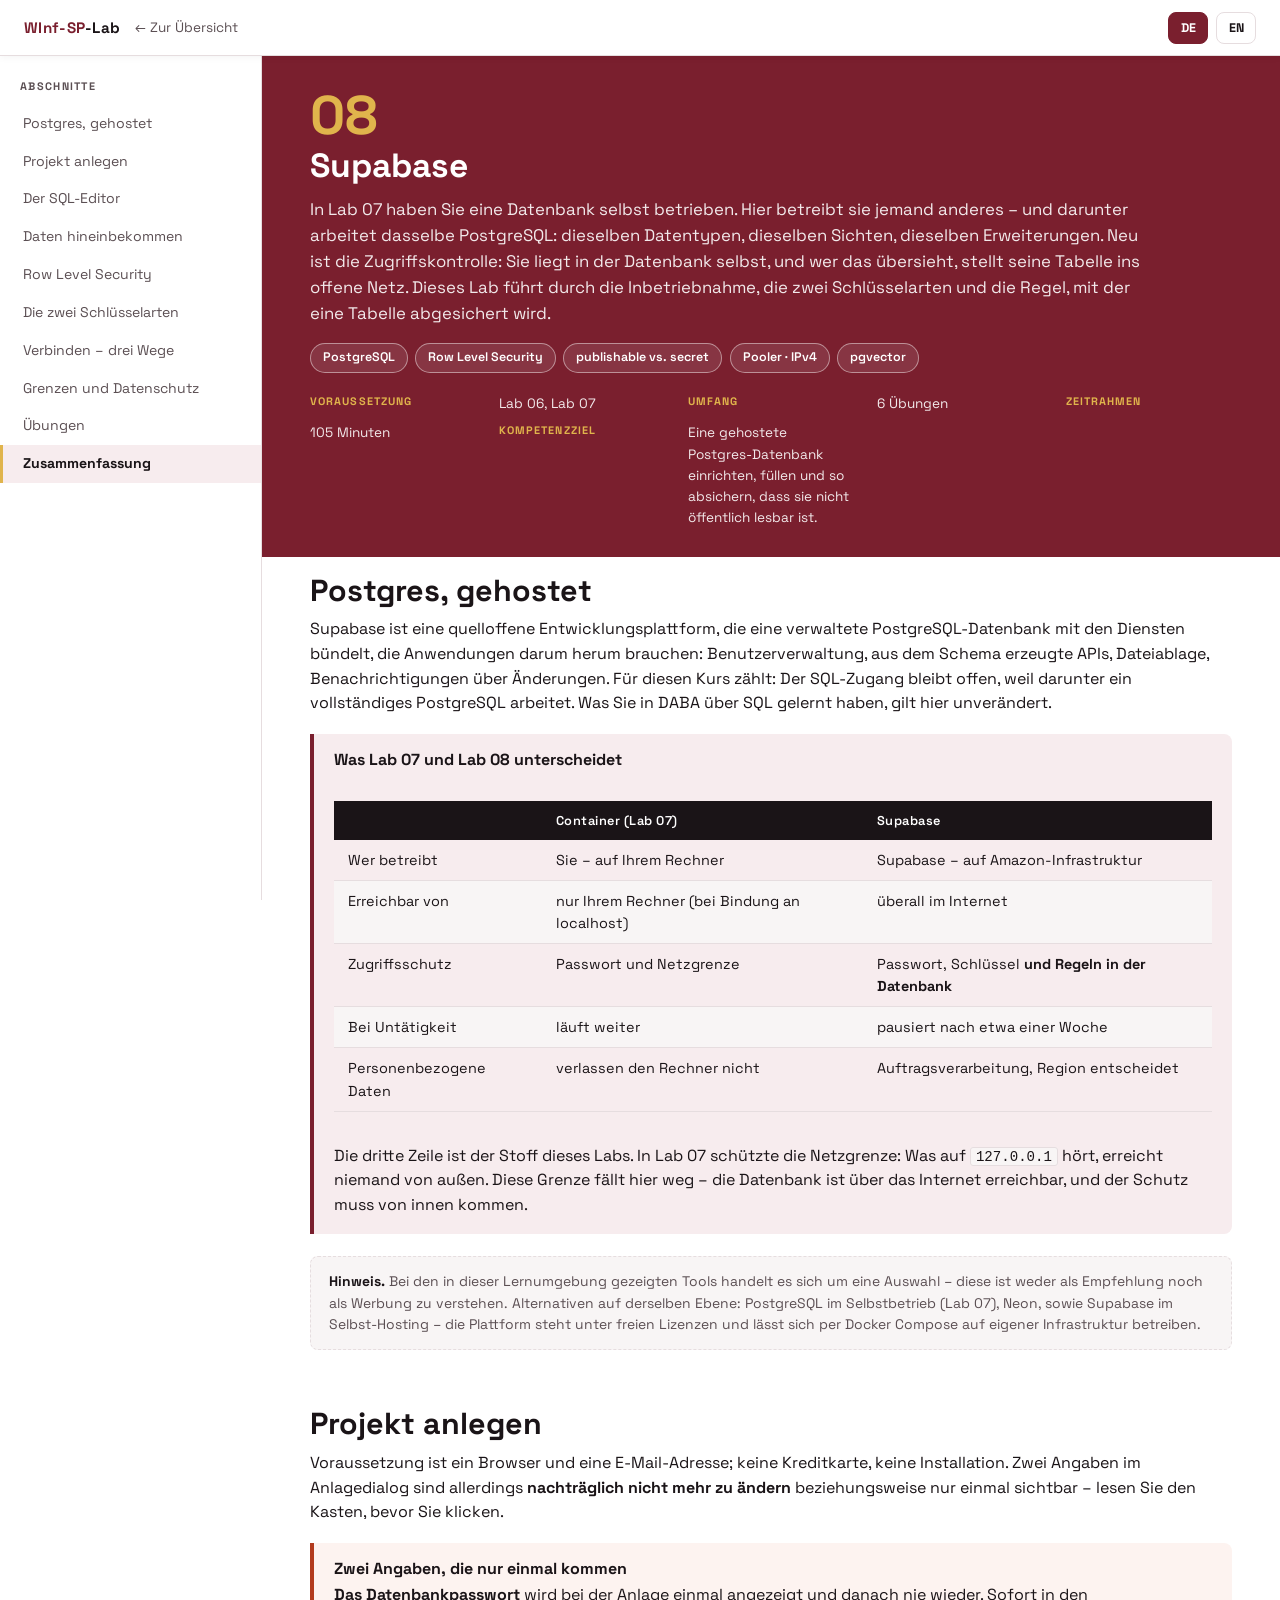
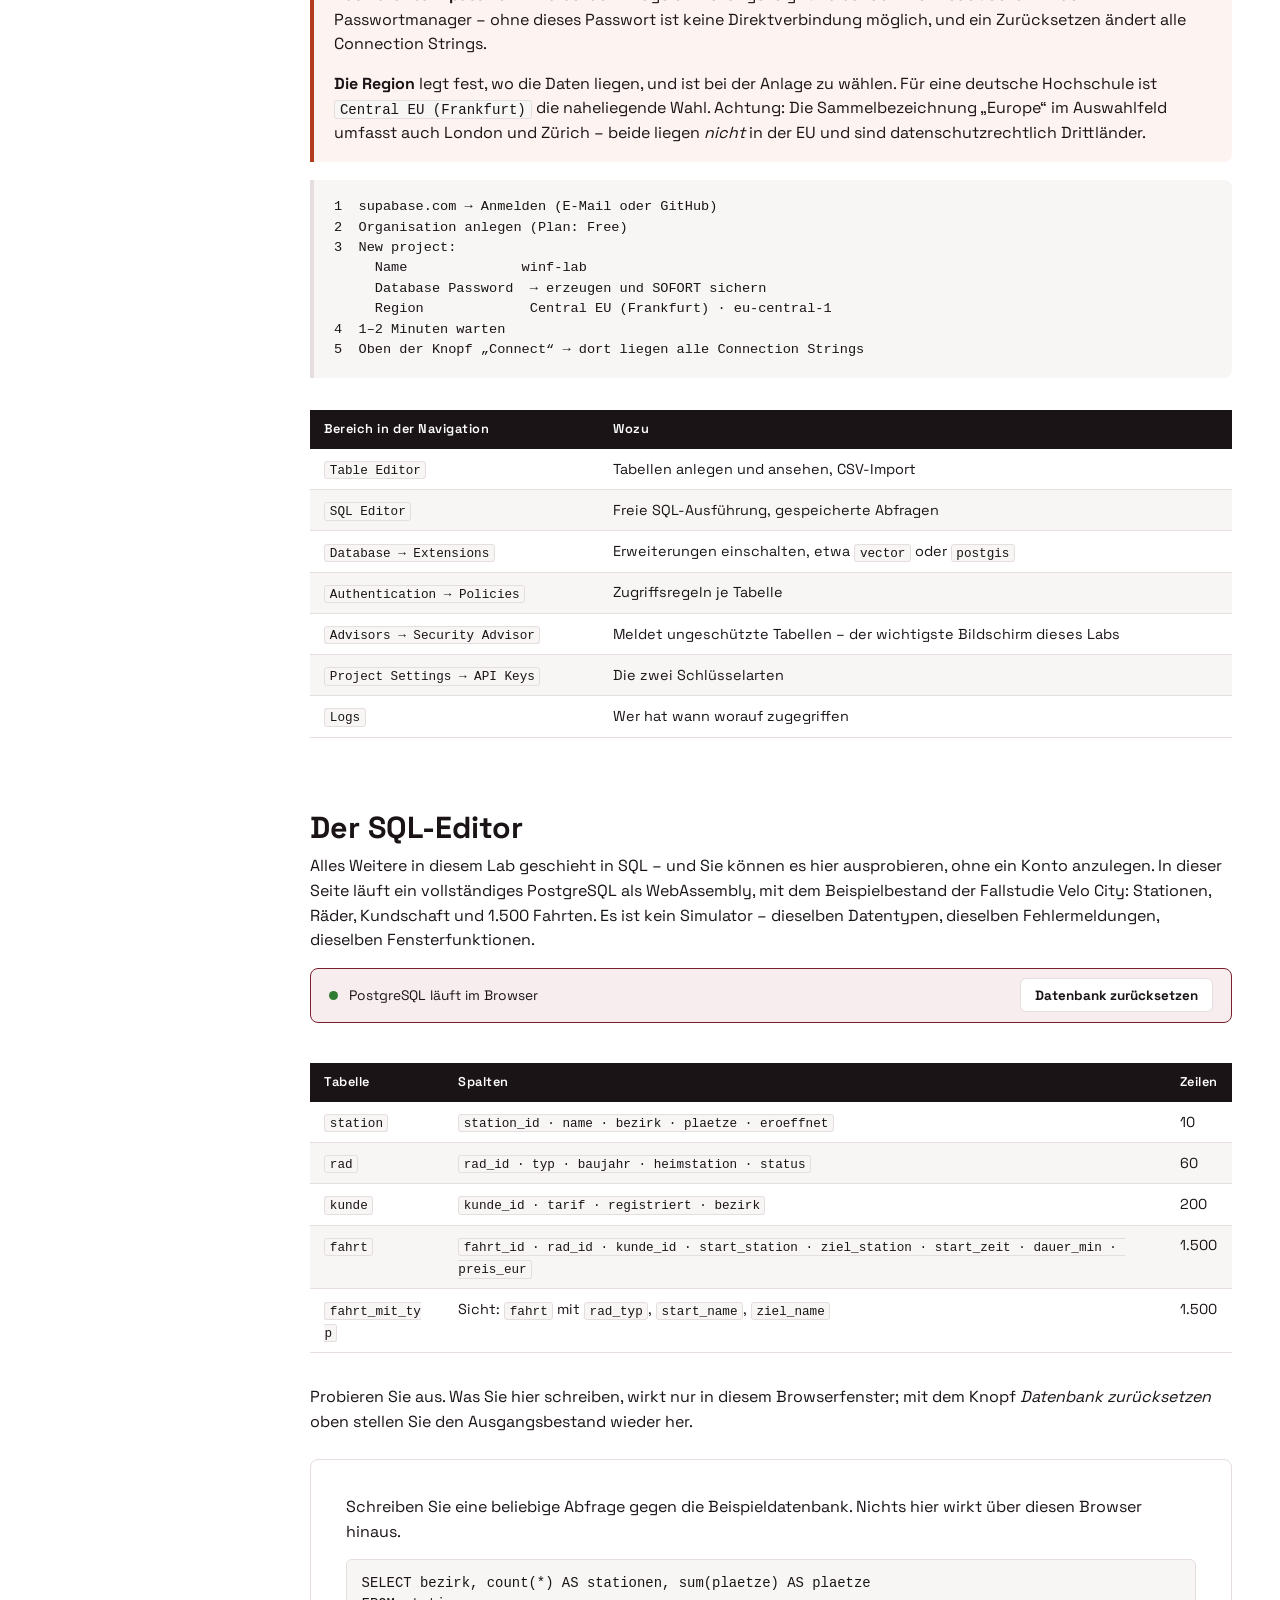
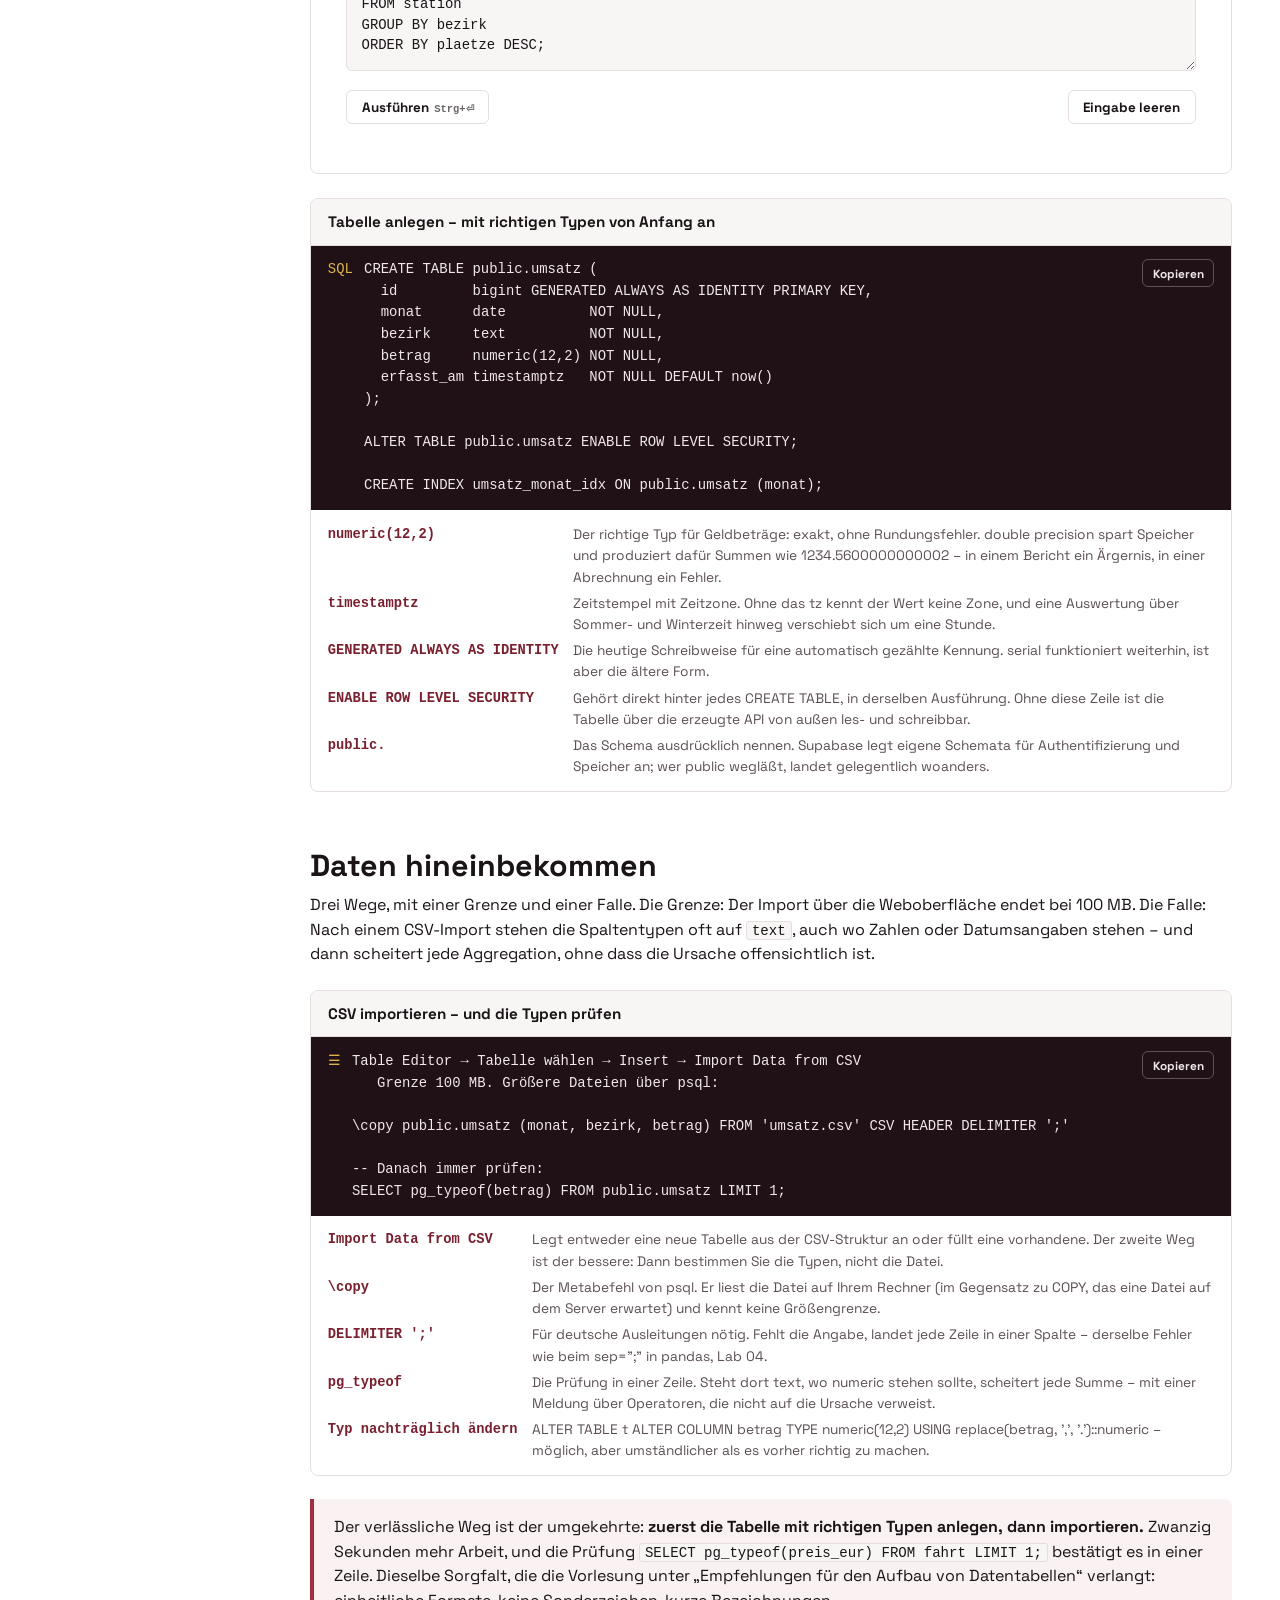
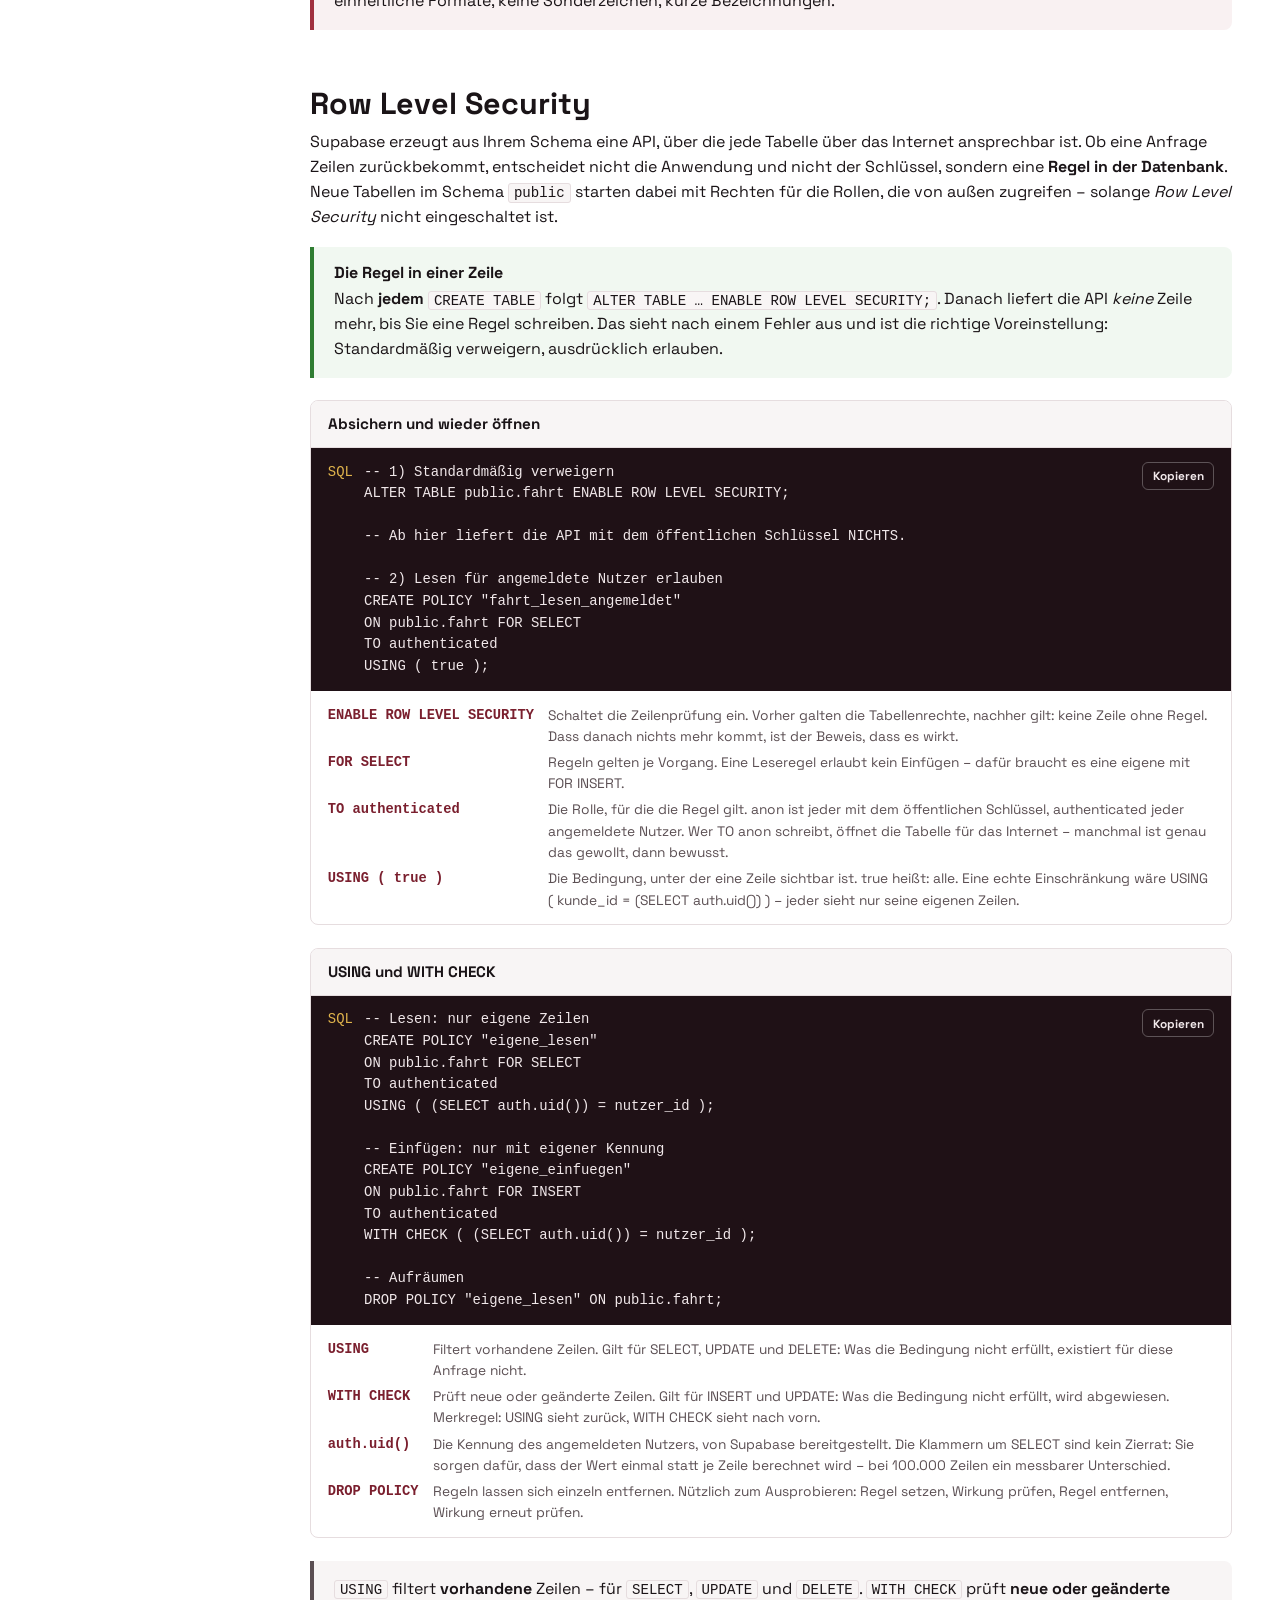
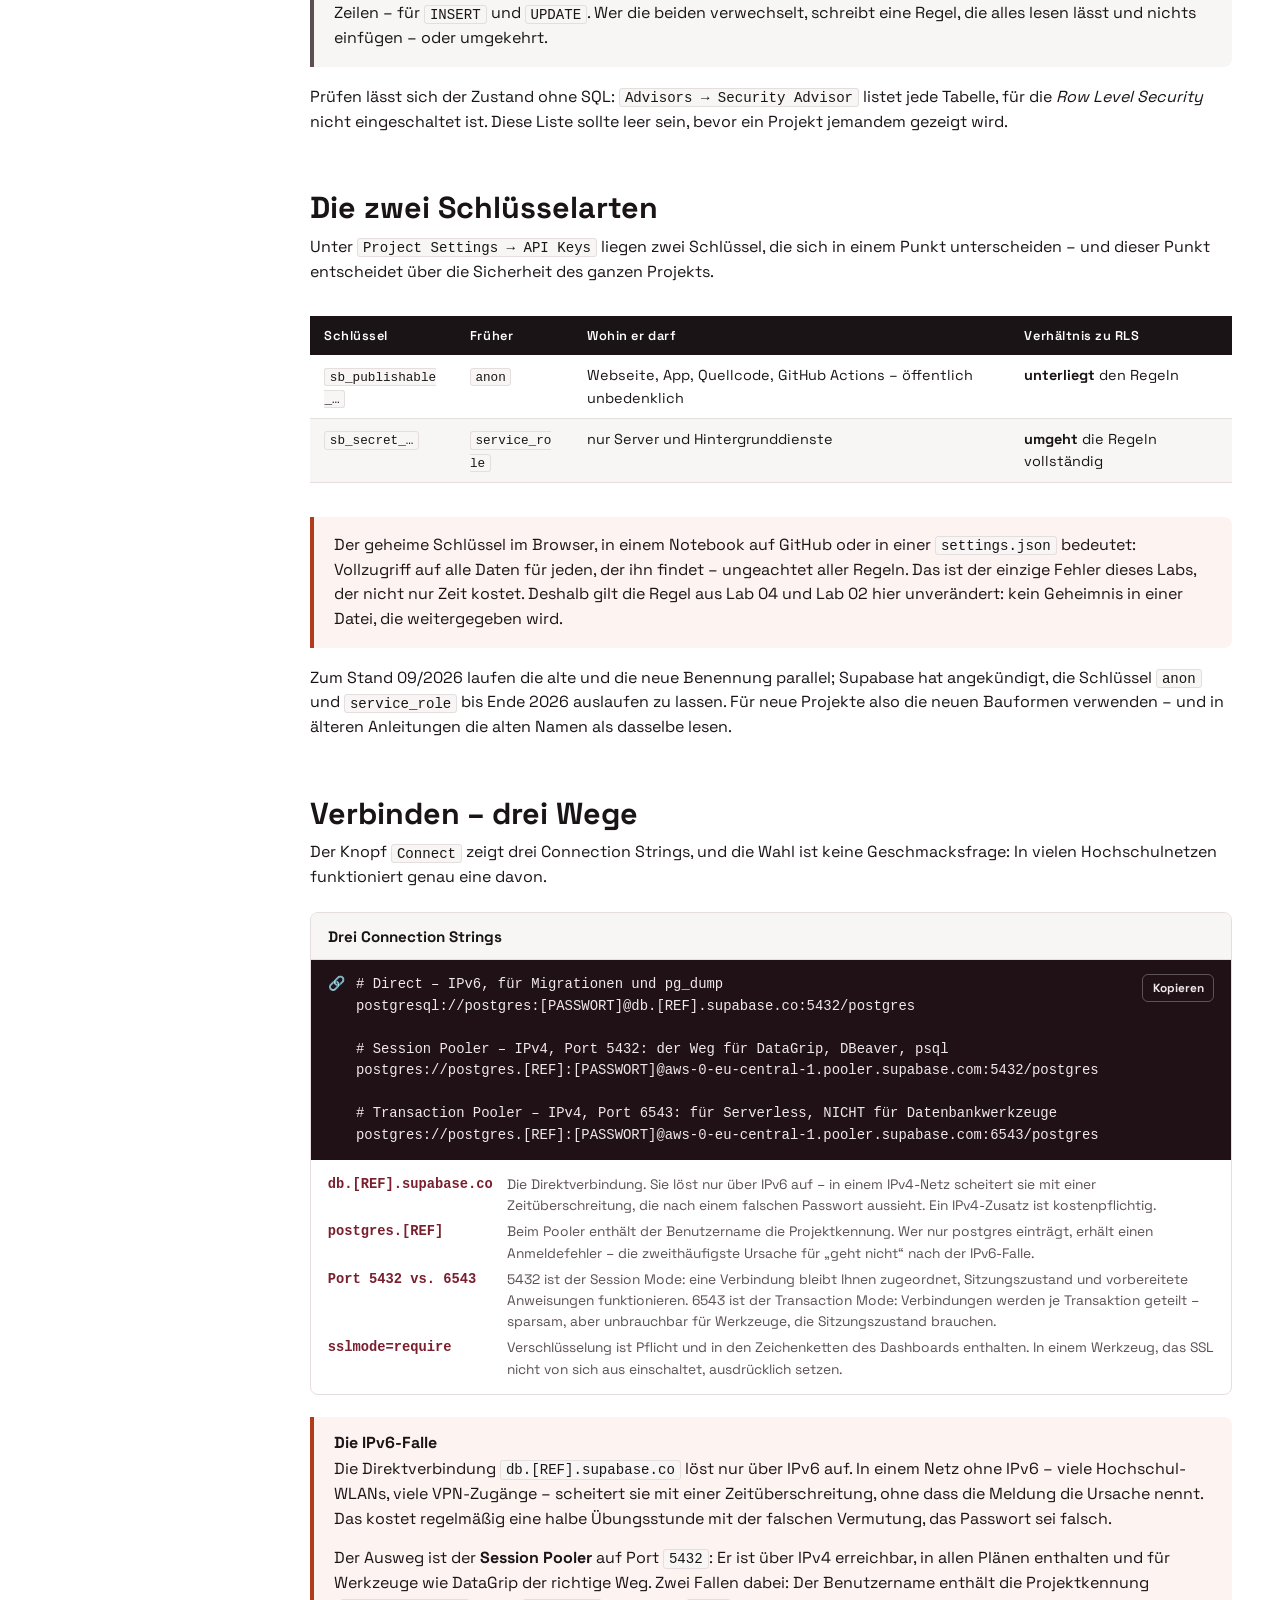
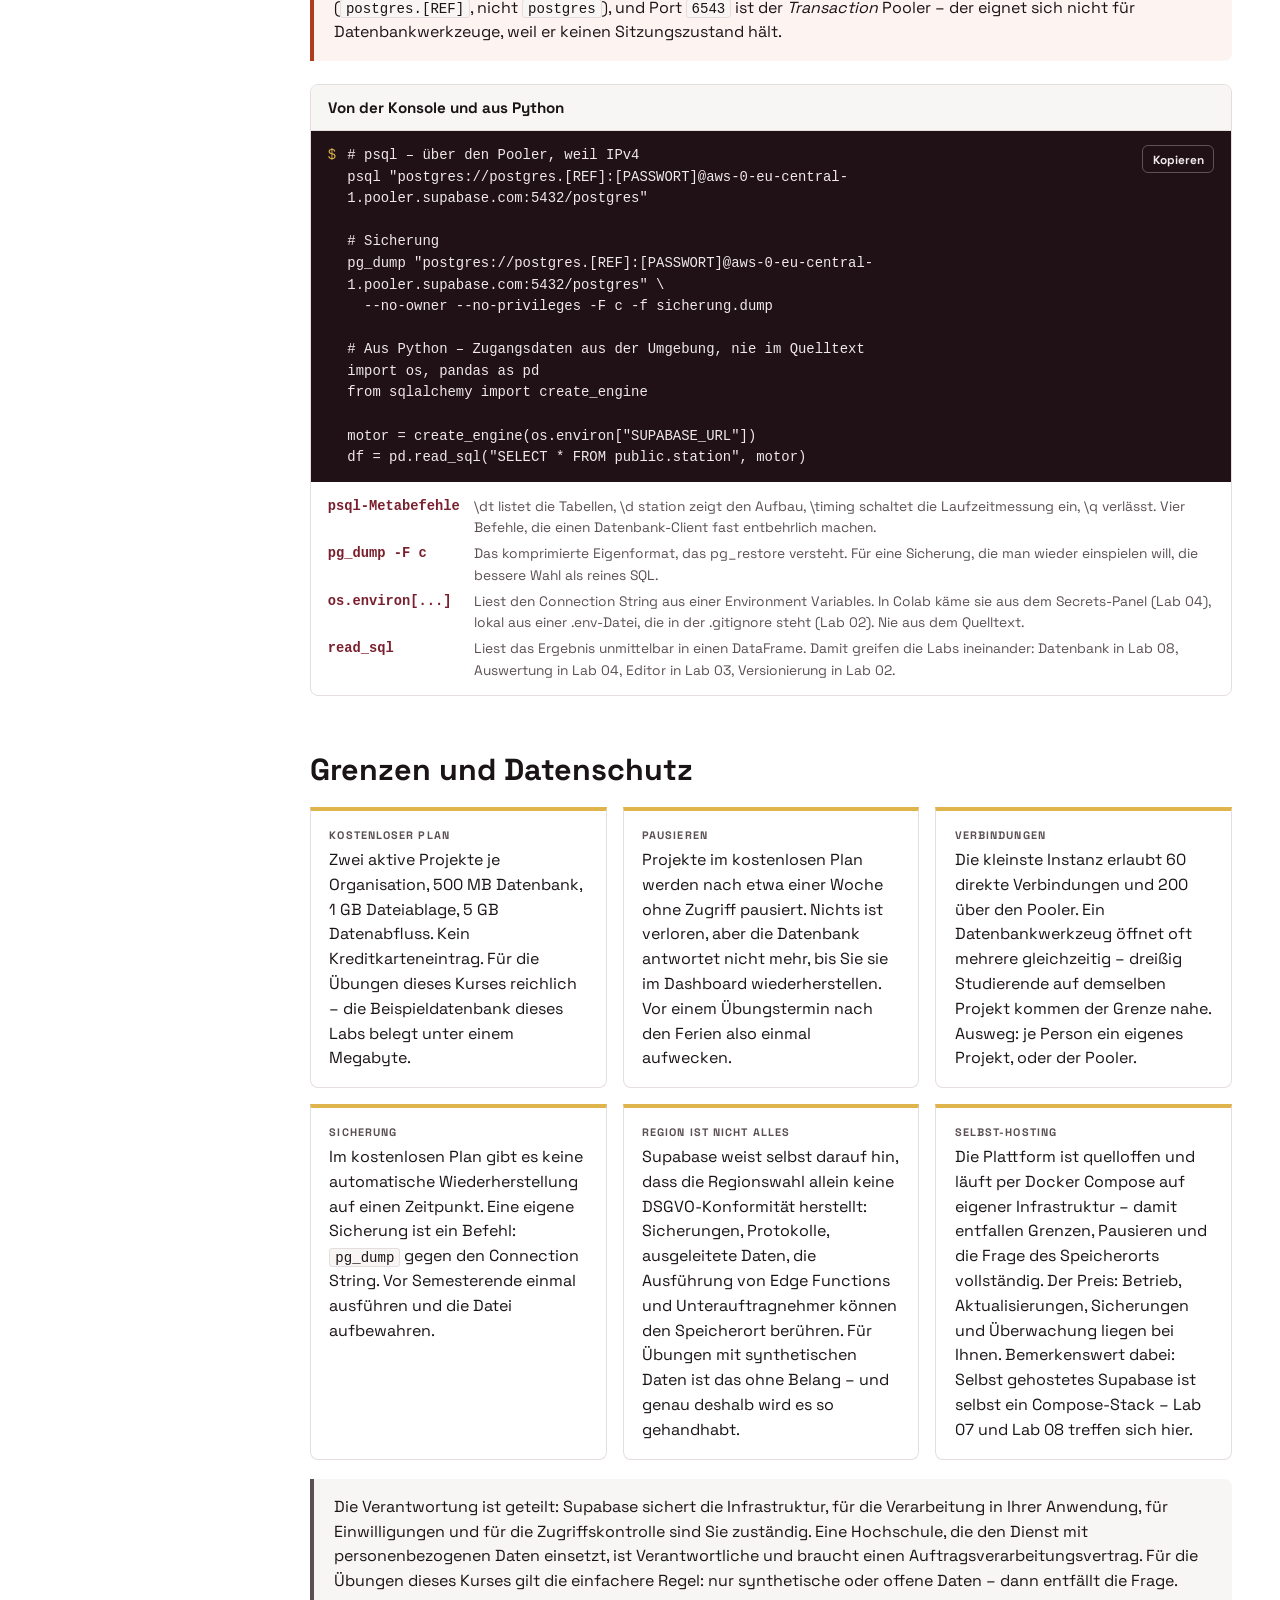
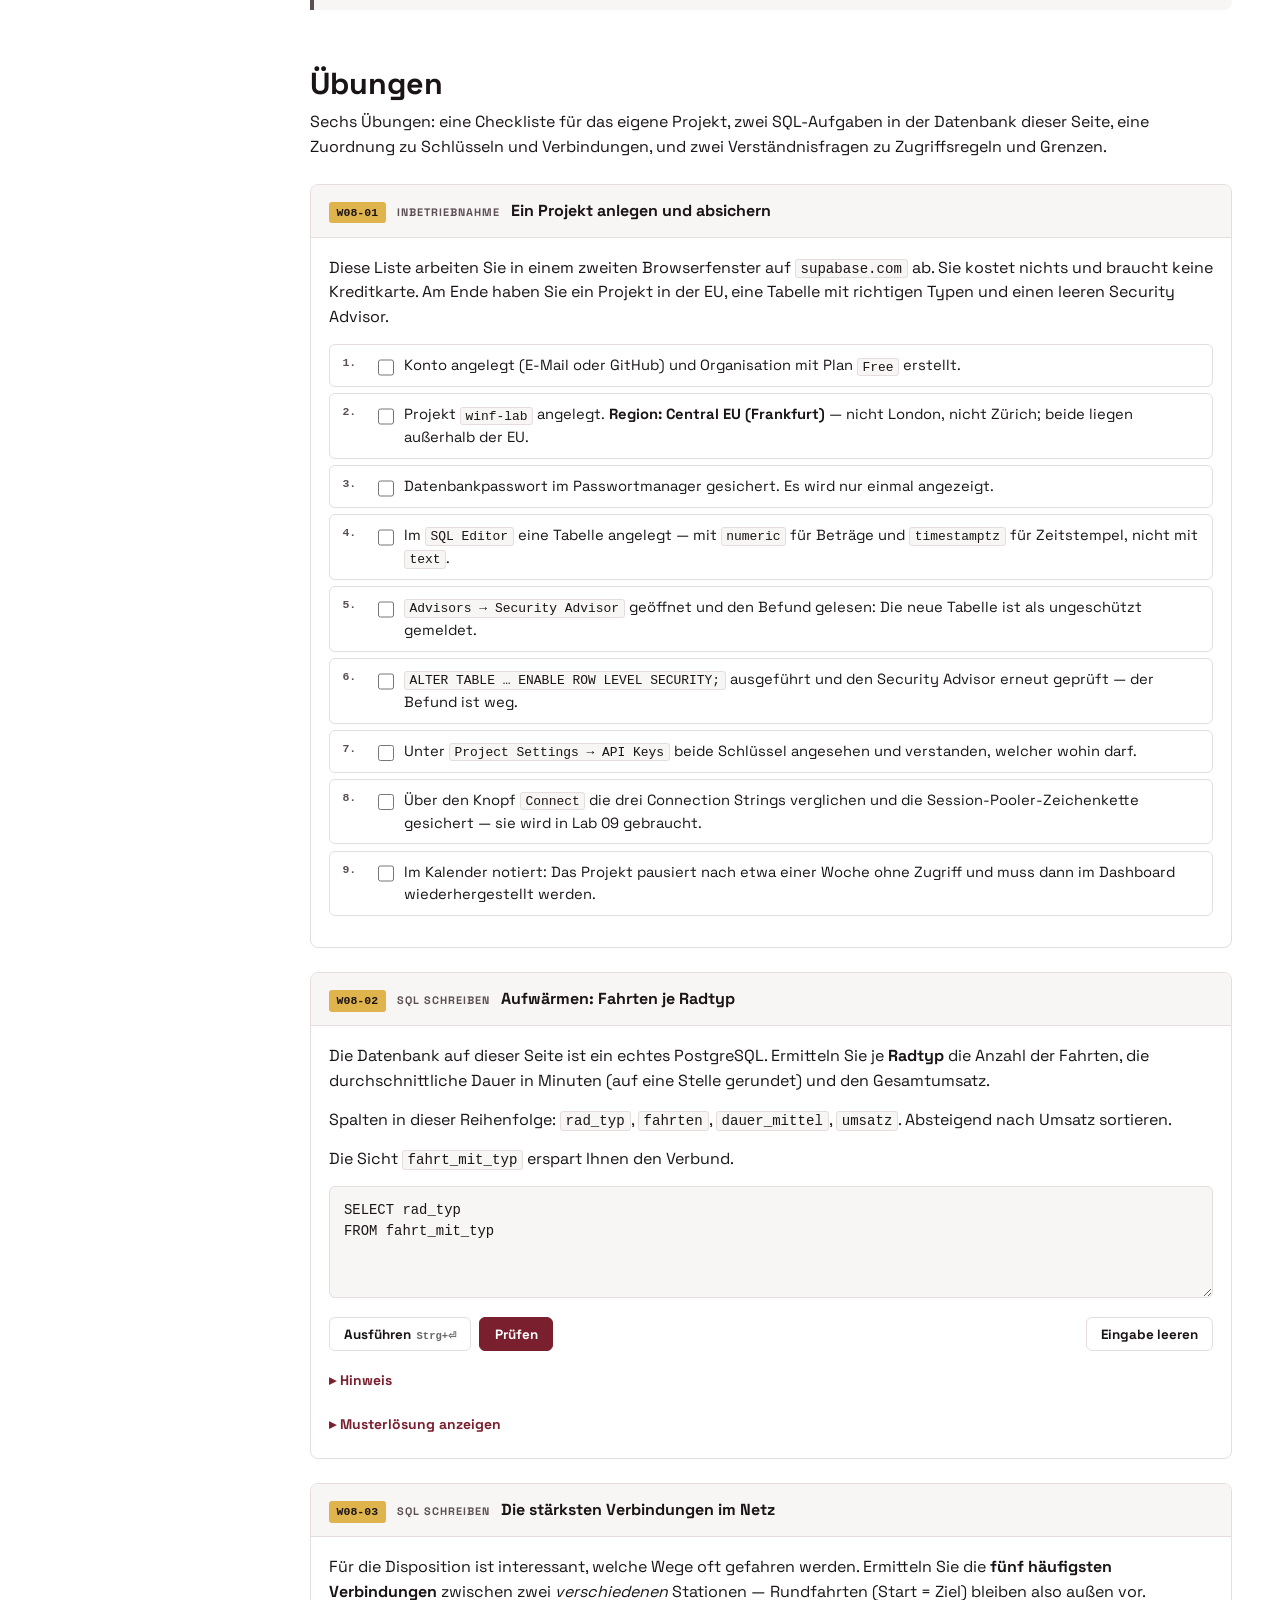
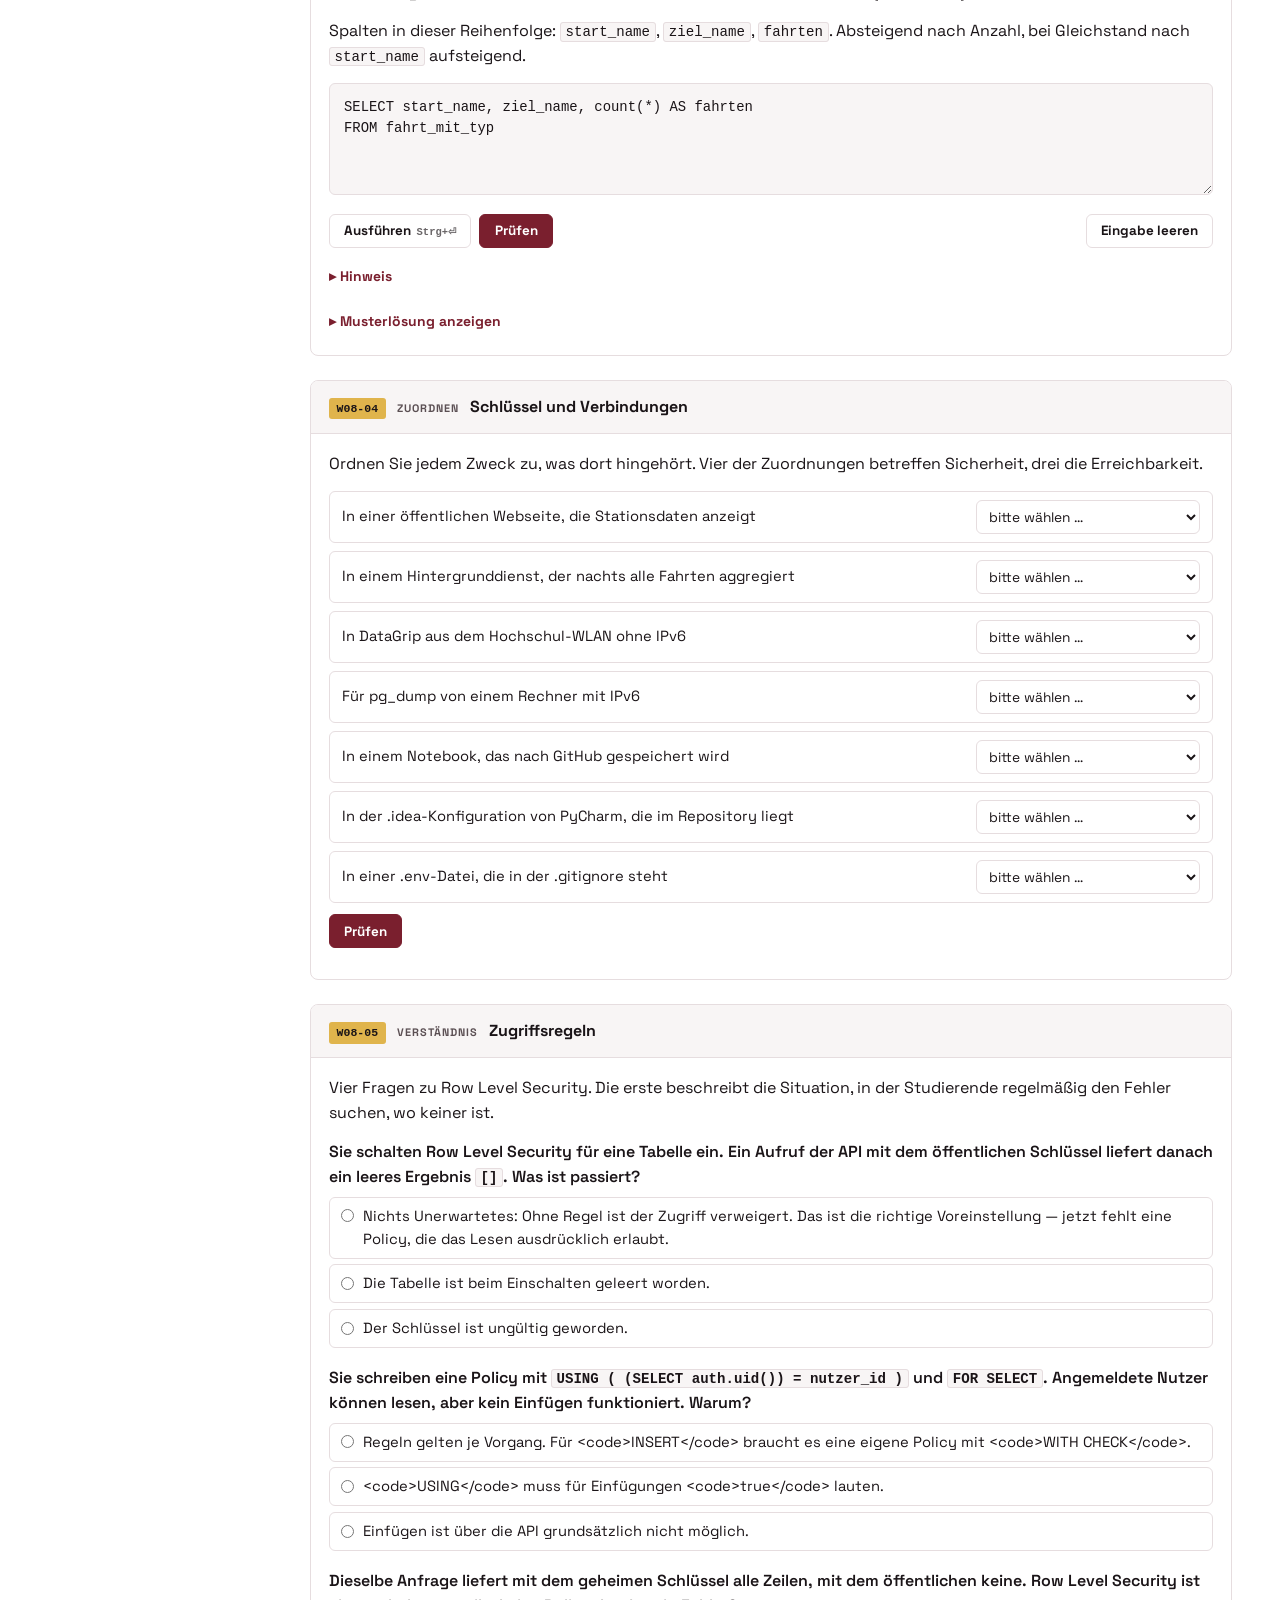
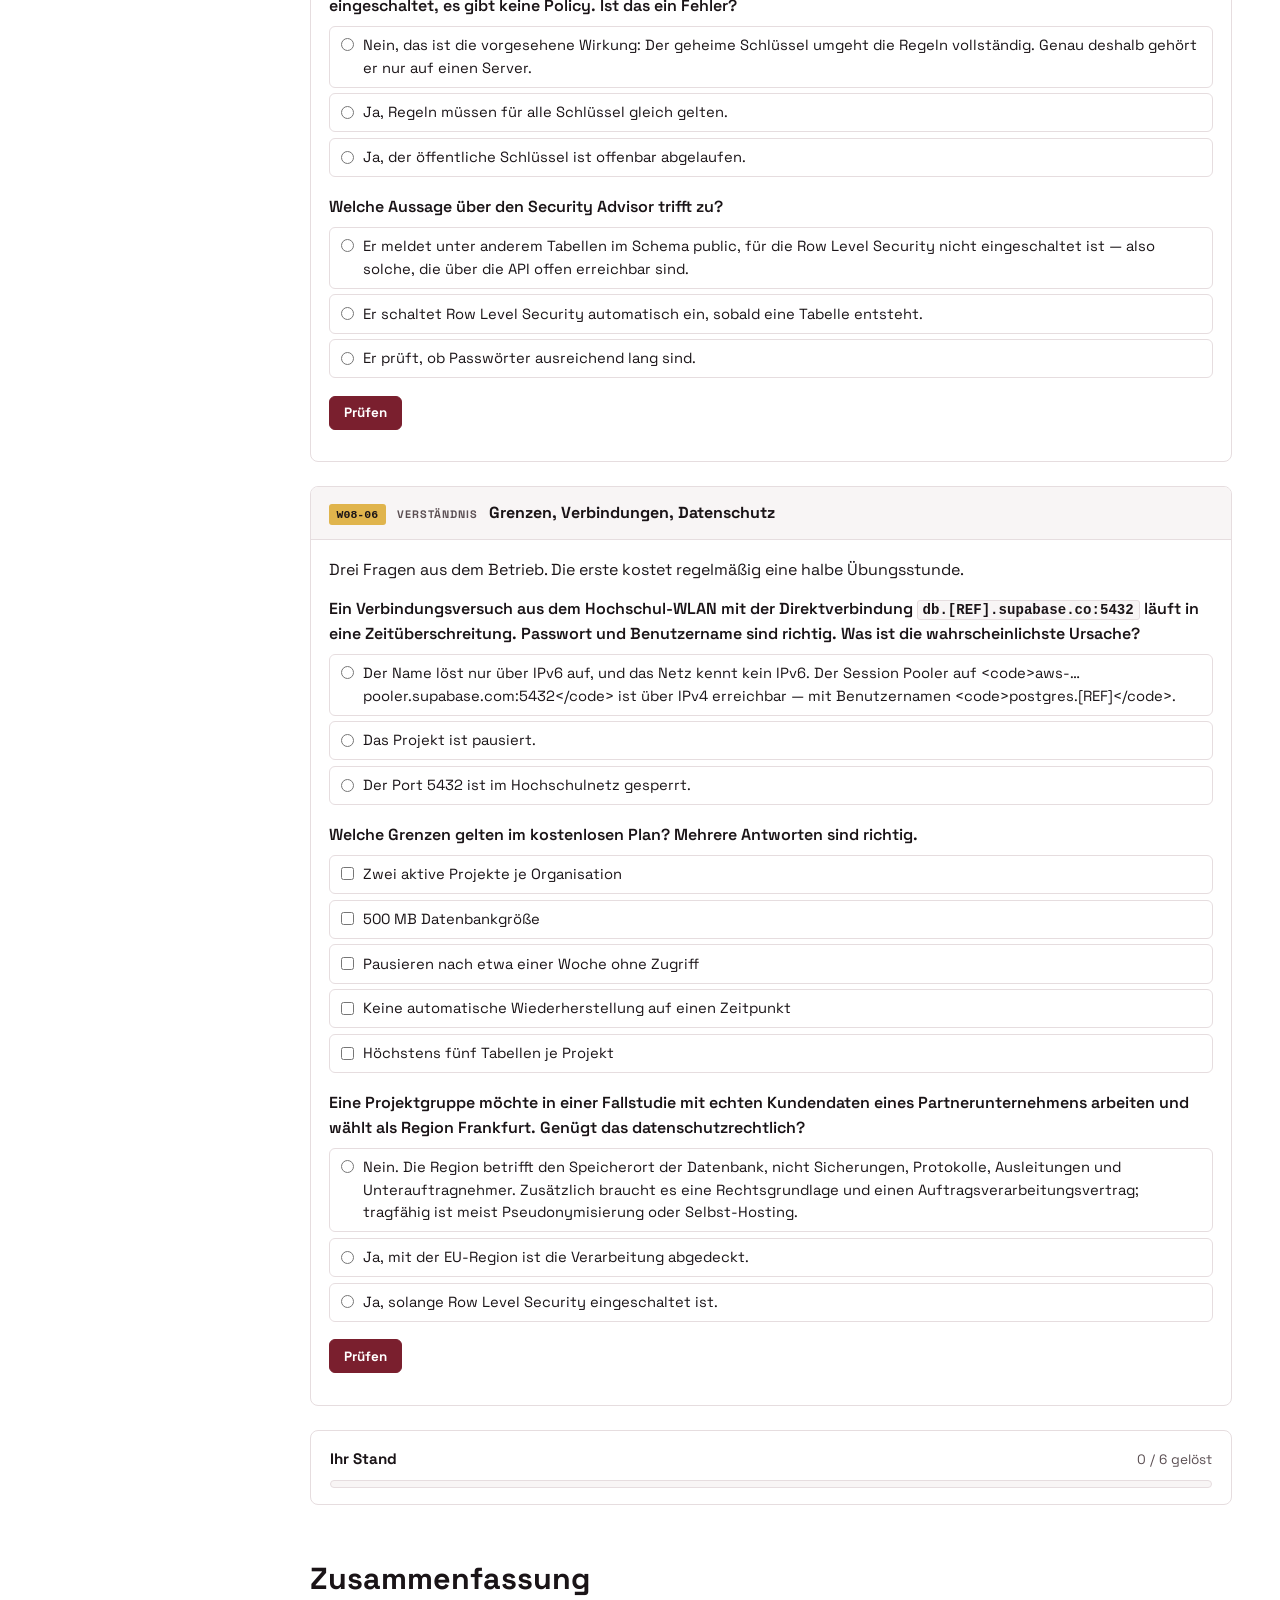
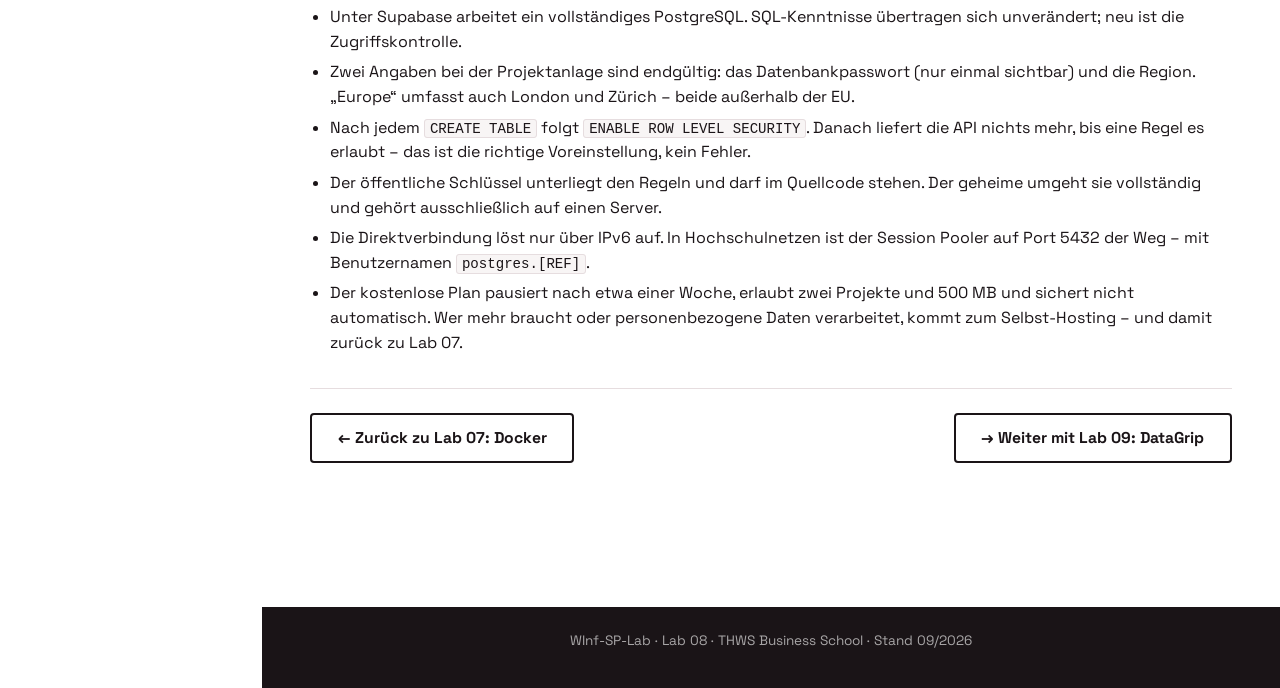
<file: lab-08-supabase.html>
<!DOCTYPE html>
<html lang="de" data-lang="de">
<head>
  <meta charset="UTF-8" />
  <meta name="viewport" content="width=device-width, initial-scale=1.0" />
  <title>Lab 08 · Supabase · WInf-SP-Lab</title>
  <meta name="winf:titel-en" content="Lab 08 · Supabase · WInf-SP-Lab" />
  <link rel="preconnect" href="https://fonts.googleapis.com">
  <link rel="preconnect" href="https://fonts.gstatic.com" crossorigin>
  <link href="https://fonts.googleapis.com/css2?family=Space+Grotesk:wght@400;500;600;700;800&display=swap" rel="stylesheet">
  <link rel="stylesheet" href="assets/winf.css" />
  <link rel="icon" href="data:image/svg+xml,<svg xmlns='http://www.w3.org/2000/svg' viewBox='0 0 32 32'><rect width='32' height='32' fill='%237A1F2E'/><text x='16' y='23' font-family='sans-serif' font-size='18' font-weight='bold' text-anchor='middle' fill='%23E0B44C'>W</text></svg>" />
</head>
<body class="lab-page" data-lab="lab-08">

<header class="header">
  <div class="header-left">
    <a class="header-logo" href="index.html" data-lab-link><span class="mark">WInf-SP</span>-Lab</a>
    <a class="header-back" href="index.html" data-lab-link>
      <span lang="de">← Zur Übersicht</span><span lang="en">← Back to overview</span>
    </a>
  </div>
  <div class="header-right">
    <button class="lang-btn active" data-lang-btn="de" aria-pressed="true">DE</button>
    <button class="lang-btn" data-lang-btn="en" aria-pressed="false">EN</button>
  </div>
</header>

<nav class="sidebar" aria-label="Lab-Navigation">
  <div class="sidebar-title"><span lang="de">Abschnitte</span><span lang="en">Sections</span></div>
  <a class="sidebar-link" href="#was"><span lang="de">Postgres, gehostet</span><span lang="en">Postgres, hosted</span></a>
  <a class="sidebar-link" href="#inbetrieb"><span lang="de">Projekt anlegen</span><span lang="en">Create a project</span></a>
  <a class="sidebar-link" href="#sql"><span lang="de">Der SQL-Editor</span><span lang="en">The SQL editor</span></a>
  <a class="sidebar-link" href="#import"><span lang="de">Daten hineinbekommen</span><span lang="en">Getting data in</span></a>
  <a class="sidebar-link" href="#rls"><span lang="de">Row Level Security</span><span lang="en">Row level security</span></a>
  <a class="sidebar-link" href="#keys"><span lang="de">Die zwei Schlüsselarten</span><span lang="en">The two kinds of key</span></a>
  <a class="sidebar-link" href="#verbinden"><span lang="de">Verbinden – drei Wege</span><span lang="en">Connecting – three routes</span></a>
  <a class="sidebar-link" href="#grenzen"><span lang="de">Grenzen und Datenschutz</span><span lang="en">Limits and data protection</span></a>
  <a class="sidebar-link" href="#uebungen"><span lang="de">Übungen</span><span lang="en">Exercises</span></a>
  <a class="sidebar-link" href="#zusammenfassung"><span lang="de">Zusammenfassung</span><span lang="en">Summary</span></a>
</nav>

<div class="lab-header">
  <div class="lab-num-big">08</div>
  <h1 class="lab-title">Supabase</h1>
  <p class="lab-intro">
    <span lang="de">In Lab 07 haben Sie eine Datenbank selbst betrieben. Hier betreibt sie jemand anderes – und
      darunter arbeitet dasselbe PostgreSQL: dieselben Datentypen, dieselben Sichten, dieselben Erweiterungen. Neu ist die Zugriffskontrolle: Sie liegt in der Datenbank selbst, und wer das übersieht,
      stellt seine Tabelle ins offene Netz. Dieses Lab führt durch die Inbetriebnahme, die zwei Schlüsselarten und die
      Regel, mit der eine Tabelle abgesichert wird.</span>
    <span lang="en">In lab 07 you ran a database yourself. Here somebody else runs it – and underneath sits the same
      PostgreSQL: same data types, same views, same extensions. What is new is access control: it lives in
      the database itself, and whoever overlooks that puts their table on the open internet. This lab walks through
      setting it up, the two kinds of key and the rule that secures a table.</span>
  </p>
  <div class="lernziele">
    <span class="lernziel-chip">PostgreSQL</span>
    <span class="lernziel-chip">Row Level Security</span>
    <span class="lernziel-chip"><span lang="de">publishable vs. secret</span><span lang="en">publishable vs. secret</span></span>
    <span class="lernziel-chip">Pooler · IPv4</span>
    <span class="lernziel-chip">pgvector</span>
  </div>
  <div data-einordnung></div>
</div>

<main class="main-content">

  <section class="section-block" id="was">
    <h2><span lang="de">Postgres, gehostet</span><span lang="en">Postgres, hosted</span></h2>
    <p>
      <span lang="de">Supabase ist eine quelloffene Entwicklungsplattform, die eine verwaltete PostgreSQL-Datenbank mit
        den Diensten bündelt, die Anwendungen darum herum brauchen: Benutzerverwaltung, aus dem Schema erzeugte
        APIs, Dateiablage, Benachrichtigungen über Änderungen. Für diesen Kurs zählt: Der SQL-Zugang bleibt offen, weil darunter ein vollständiges PostgreSQL arbeitet. Was Sie in DABA über SQL
        gelernt haben, gilt hier unverändert.</span>
      <span lang="en">Supabase is an open-source development platform bundling a managed PostgreSQL database with the
        services applications need around it: user management, interfaces generated from the schema, file storage,
        change notifications. For this course the point is: the SQL access stays open, because a complete
        PostgreSQL works underneath. What you learned about SQL in DABA applies here unchanged.</span>
    </p>
    <div class="concept-box">
      <h3><span lang="de">Was Lab 07 und Lab 08 unterscheidet</span><span lang="en">What separates labs 07 and 08</span></h3>
      <div class="table-scroll">
        <table>
          <thead>
            <tr><th></th><th><span lang="de">Container (Lab 07)</span><span lang="en">Container (lab 07)</span></th><th>Supabase</th></tr>
          </thead>
          <tbody>
            <tr>
              <td><span lang="de">Wer betreibt</span><span lang="en">Who runs it</span></td>
              <td><span lang="de">Sie – auf Ihrem Rechner</span><span lang="en">You – on your machine</span></td>
              <td><span lang="de">Supabase – auf Amazon-Infrastruktur</span><span lang="en">Supabase – on Amazon infrastructure</span></td>
            </tr>
            <tr>
              <td><span lang="de">Erreichbar von</span><span lang="en">Reachable from</span></td>
              <td><span lang="de">nur Ihrem Rechner (bei Bindung an localhost)</span><span lang="en">your machine only (when bound to localhost)</span></td>
              <td><span lang="de">überall im Internet</span><span lang="en">everywhere on the internet</span></td>
            </tr>
            <tr>
              <td><span lang="de">Zugriffsschutz</span><span lang="en">Access protection</span></td>
              <td><span lang="de">Passwort und Netzgrenze</span><span lang="en">password and the network boundary</span></td>
              <td><span lang="de">Passwort, Schlüssel <strong>und Regeln in der Datenbank</strong></span><span lang="en">password, keys <strong>and rules inside the database</strong></span></td>
            </tr>
            <tr>
              <td><span lang="de">Bei Untätigkeit</span><span lang="en">On inactivity</span></td>
              <td><span lang="de">läuft weiter</span><span lang="en">keeps running</span></td>
              <td><span lang="de">pausiert nach etwa einer Woche</span><span lang="en">pauses after roughly a week</span></td>
            </tr>
            <tr>
              <td><span lang="de">Personenbezogene Daten</span><span lang="en">Personal data</span></td>
              <td><span lang="de">verlassen den Rechner nicht</span><span lang="en">do not leave the machine</span></td>
              <td><span lang="de">Auftragsverarbeitung, Region entscheidet</span><span lang="en">processing on your behalf, the region matters</span></td>
            </tr>
          </tbody>
        </table>
      </div>
      <p><span lang="de">Die dritte Zeile ist der Stoff dieses Labs. In Lab 07 schützte die Netzgrenze: Was auf
        <code>127.0.0.1</code> hört, erreicht niemand von außen. Diese Grenze fällt hier weg – die Datenbank ist über
        das Internet erreichbar, und der Schutz muss von innen kommen.</span>
      <span lang="en">The third row is this lab's subject. In lab 07 the network boundary protected you: nobody reaches
        from outside what listens on <code>127.0.0.1</code>. That boundary is gone here – the database is reachable over
        the internet, and the protection has to come from within.</span></p>
    </div>
    <div class="auswahl-hinweis">
      <p><span lang="de"><strong>Hinweis.</strong> Bei den in dieser Lernumgebung gezeigten Tools handelt es sich um eine
        Auswahl – diese ist weder als Empfehlung noch als Werbung zu verstehen. Alternativen auf derselben Ebene:
        PostgreSQL im Selbstbetrieb (Lab 07), Neon, sowie Supabase im Selbst-Hosting – die Plattform steht unter freien
        Lizenzen und lässt sich per Docker Compose auf eigener Infrastruktur betreiben.</span>
      <span lang="en"><strong>Note.</strong> The tools shown in this learning environment are a selection – it is meant
        neither as a recommendation nor as advertising. Alternatives on the same layer: PostgreSQL run yourself (lab 07),
        Neon, and Supabase self-hosted – the platform is under free licences and can be run on your own infrastructure
        with Docker Compose.</span></p>
    </div>
  </section>

  <section class="section-block" id="inbetrieb">
    <h2><span lang="de">Projekt anlegen</span><span lang="en">Create a project</span></h2>
    <p>
      <span lang="de">Voraussetzung ist ein Browser und eine E-Mail-Adresse; keine Kreditkarte, keine Installation. Zwei
        Angaben im Anlagedialog sind allerdings <strong>nachträglich nicht mehr zu ändern</strong> beziehungsweise nur
        einmal sichtbar – lesen Sie den Kasten, bevor Sie klicken.</span>
      <span lang="en">A browser and an email address are the prerequisites; no credit card, no installation. Two entries
        in the creation dialogue, though, <strong>cannot be changed afterwards</strong> or are shown only once – read the
        box before clicking.</span>
    </p>
    <div class="warn-box">
      <h3><span lang="de">Zwei Angaben, die nur einmal kommen</span><span lang="en">Two entries that come only once</span></h3>
      <p><span lang="de"><strong>Das Datenbankpasswort</strong> wird bei der Anlage einmal angezeigt und danach nie
        wieder. Sofort in den Passwortmanager – ohne dieses Passwort ist keine Direktverbindung möglich, und ein
        Zurücksetzen ändert alle Connection Strings.</span>
      <span lang="en"><strong>The database password</strong> is shown once at creation and never again. Straight into the
        password manager – without it no direct connection is possible, and a reset changes every connection
        string.</span></p>
      <p><span lang="de"><strong>Die Region</strong> legt fest, wo die Daten liegen, und ist bei der Anlage zu wählen.
        Für eine deutsche Hochschule ist <code>Central EU (Frankfurt)</code> die naheliegende Wahl. Achtung: Die
        Sammelbezeichnung „Europe“ im Auswahlfeld umfasst auch London und Zürich – beide liegen <em>nicht</em> in der
        EU und sind datenschutzrechtlich Drittländer.</span>
      <span lang="en"><strong>The region</strong> determines where the data sits and is chosen at creation. For a German
        university <code>Central EU (Frankfurt)</code> is the obvious choice. Careful: the collective label “Europe” in
        the picker also covers London and Zurich – neither is in the EU, and in data protection terms both are third
        countries.</span></p>
    </div>
    <div class="code-block">1  supabase.com → Anmelden (E-Mail oder GitHub)
2  Organisation anlegen (Plan: Free)
3  New project:
     Name              winf-lab
     Database Password  → erzeugen und SOFORT sichern
     Region             Central EU (Frankfurt) · eu-central-1
4  1–2 Minuten warten
5  Oben der Knopf „Connect“ → dort liegen alle Connection Strings</div>
    <div class="table-scroll">
      <table>
        <thead>
          <tr>
            <th><span lang="de">Bereich in der Navigation</span><span lang="en">Area in the navigation</span></th>
            <th><span lang="de">Wozu</span><span lang="en">What for</span></th>
          </tr>
        </thead>
        <tbody>
          <tr><td><code>Table Editor</code></td><td><span lang="de">Tabellen anlegen und ansehen, CSV-Import</span><span lang="en">Create and view tables, CSV import</span></td></tr>
          <tr><td><code>SQL Editor</code></td><td><span lang="de">Freie SQL-Ausführung, gespeicherte Abfragen</span><span lang="en">Free SQL execution, saved queries</span></td></tr>
          <tr><td><code>Database → Extensions</code></td><td><span lang="de">Erweiterungen einschalten, etwa <code>vector</code> oder <code>postgis</code></span><span lang="en">Enable extensions, e.g. <code>vector</code> or <code>postgis</code></span></td></tr>
          <tr><td><code>Authentication → Policies</code></td><td><span lang="de">Zugriffsregeln je Tabelle</span><span lang="en">Access rules per table</span></td></tr>
          <tr><td><code>Advisors → Security Advisor</code></td><td><span lang="de">Meldet ungeschützte Tabellen – der wichtigste Bildschirm dieses Labs</span><span lang="en">Reports unprotected tables – this lab's most important screen</span></td></tr>
          <tr><td><code>Project Settings → API Keys</code></td><td><span lang="de">Die zwei Schlüsselarten</span><span lang="en">The two kinds of key</span></td></tr>
          <tr><td><code>Logs</code></td><td><span lang="de">Wer hat wann worauf zugegriffen</span><span lang="en">Who accessed what and when</span></td></tr>
        </tbody>
      </table>
    </div>
  </section>

  <section class="section-block" id="sql">
    <h2><span lang="de">Der SQL-Editor</span><span lang="en">The SQL editor</span></h2>
    <p>
      <span lang="de">Alles Weitere in diesem Lab geschieht in SQL – und Sie können es hier ausprobieren, ohne ein
        Konto anzulegen. In dieser Seite läuft ein vollständiges PostgreSQL als WebAssembly, mit dem Beispielbestand der
        Fallstudie Velo City: Stationen, Räder, Kundschaft und 1.500 Fahrten. Es ist kein Simulator – dieselben
        Datentypen, dieselben Fehlermeldungen, dieselben Fensterfunktionen.</span>
      <span lang="en">Everything else in this lab happens in SQL – and you can try it here without creating an account.
        A complete PostgreSQL runs in this page as WebAssembly, with the sample data of the Velo City case study:
        stations, bikes, customers and 1,500 rides. It is not a simulator – same data types, same error messages, same
        window functions.</span>
    </p>
    <div data-datenbank></div>
    <div class="table-scroll">
      <table>
        <thead>
          <tr>
            <th><span lang="de">Tabelle</span><span lang="en">Table</span></th>
            <th><span lang="de">Spalten</span><span lang="en">Columns</span></th>
            <th><span lang="de">Zeilen</span><span lang="en">Rows</span></th>
          </tr>
        </thead>
        <tbody>
          <tr><td><code>station</code></td><td><code>station_id · name · bezirk · plaetze · eroeffnet</code></td><td>10</td></tr>
          <tr><td><code>rad</code></td><td><code>rad_id · typ · baujahr · heimstation · status</code></td><td>60</td></tr>
          <tr><td><code>kunde</code></td><td><code>kunde_id · tarif · registriert · bezirk</code></td><td>200</td></tr>
          <tr><td><code>fahrt</code></td><td><code>fahrt_id · rad_id · kunde_id · start_station · ziel_station · start_zeit · dauer_min · preis_eur</code></td><td>1.500</td></tr>
          <tr><td><code>fahrt_mit_typ</code></td><td><span lang="de">Sicht: <code>fahrt</code> mit <code>rad_typ</code>, <code>start_name</code>, <code>ziel_name</code></span><span lang="en">View: <code>fahrt</code> with <code>rad_typ</code>, <code>start_name</code>, <code>ziel_name</code></span></td><td>1.500</td></tr>
        </tbody>
      </table>
    </div>
    <p>
      <span lang="de">Probieren Sie aus. Was Sie hier schreiben, wirkt nur in diesem Browserfenster; mit dem Knopf
        <em>Datenbank zurücksetzen</em> oben stellen Sie den Ausgangsbestand wieder her.</span>
      <span lang="en">Try things out. What you write here has effect only in this browser window; the <em>reset
        database</em> button above restores the initial state.</span>
    </p>
    <div data-sql-konsole data-start="SELECT bezirk, count(*) AS stationen, sum(plaetze) AS plaetze&#10;FROM station&#10;GROUP BY bezirk&#10;ORDER BY plaetze DESC;"></div>
    <div data-befehl="B01"></div>
  </section>

  <section class="section-block" id="import">
    <h2><span lang="de">Daten hineinbekommen</span><span lang="en">Getting data in</span></h2>
    <p>
      <span lang="de">Drei Wege, mit einer Grenze und einer Falle. Die Grenze: Der Import über die Weboberfläche endet
        bei 100 MB. Die Falle: Nach einem CSV-Import stehen die Spaltentypen oft auf <code>text</code>, auch wo Zahlen
        oder Datumsangaben stehen – und dann scheitert jede Aggregation, ohne dass die Ursache offensichtlich
        ist.</span>
      <span lang="en">Three routes, with one limit and one trap. The limit: import through the web interface stops at
        100 MB. The trap: after a CSV import the column types are often <code>text</code>, even where numbers or dates
        stand – and then every aggregation fails without the cause being obvious.</span>
    </p>
    <div data-befehl="B02"></div>
    <div class="tip-box">
      <p><span lang="de">Der verlässliche Weg ist der umgekehrte: <strong>zuerst die Tabelle mit richtigen Typen
        anlegen, dann importieren.</strong> Zwanzig Sekunden mehr Arbeit, und die Prüfung
        <code>SELECT pg_typeof(preis_eur) FROM fahrt LIMIT 1;</code> bestätigt es in einer Zeile. Dieselbe Sorgfalt, die
        die Vorlesung unter „Empfehlungen für den Aufbau von Datentabellen“ verlangt: einheitliche Formate, keine
        Sonderzeichen, kurze Bezeichnungen.</span>
      <span lang="en">The reliable route is the reverse: <strong>first create the table with the right types, then
        import.</strong> Twenty seconds more work, and the check
        <code>SELECT pg_typeof(preis_eur) FROM fahrt LIMIT 1;</code> confirms it in one line. The same care the lecture
        demands under “recommendations for building data tables”: uniform formats, no special characters, short
        names.</span></p>
    </div>
  </section>

  <section class="section-block" id="rls">
    <h2><span lang="de">Row Level Security</span><span lang="en">Row level security</span></h2>
    <p>
      <span lang="de">Supabase erzeugt aus Ihrem Schema eine
        API, über die jede Tabelle über das Internet ansprechbar ist. Ob eine Anfrage Zeilen zurückbekommt,
        entscheidet nicht die Anwendung und nicht der Schlüssel, sondern eine <strong>Regel in der Datenbank</strong>.
        Neue Tabellen im Schema <code>public</code> starten dabei mit Rechten für die Rollen, die von außen
        zugreifen – solange <em>Row Level Security</em> nicht eingeschaltet ist.</span>
      <span lang="en">Supabase generates an interface from your schema
        through which every table is addressable over the internet. Whether a request gets rows back is decided not by
        the application and not by the key but by a <strong>rule inside the database</strong>. New tables in the
        <code>public</code> schema start with permissions for the roles that access from outside – as long as <em>row
        level security</em> is not switched on.</span>
    </p>
    <div class="challenge-box">
      <h3><span lang="de">Die Regel in einer Zeile</span><span lang="en">The rule in one line</span></h3>
      <p><span lang="de">Nach <strong>jedem</strong> <code>CREATE TABLE</code> folgt
        <code>ALTER TABLE … ENABLE ROW LEVEL SECURITY;</code>. Danach liefert die API <em>keine</em> Zeile
        mehr, bis Sie eine Regel schreiben. Das sieht nach einem Fehler aus und ist die richtige Voreinstellung: Standardmäßig
        verweigern, ausdrücklich erlauben.</span>
      <span lang="en">After <strong>every</strong> <code>CREATE TABLE</code> comes
        <code>ALTER TABLE … ENABLE ROW LEVEL SECURITY;</code>. Afterwards the interface returns <em>no</em> row until you
        write a rule. That looks like an error and is the right default: deny by default, permit explicitly.</span></p>
    </div>
    <div data-befehl="B03"></div>
    <div data-befehl="B04"></div>
    <div class="info-box">
      <p><span lang="de"><code>USING</code> filtert <strong>vorhandene</strong> Zeilen – für <code>SELECT</code>,
        <code>UPDATE</code> und <code>DELETE</code>. <code>WITH CHECK</code> prüft <strong>neue oder geänderte</strong>
        Zeilen – für <code>INSERT</code> und <code>UPDATE</code>. Wer die beiden verwechselt, schreibt eine Regel, die
        alles lesen lässt und nichts einfügen – oder umgekehrt.</span>
      <span lang="en"><code>USING</code> filters <strong>existing</strong> rows – for <code>SELECT</code>,
        <code>UPDATE</code> and <code>DELETE</code>. <code>WITH CHECK</code> checks <strong>new or changed</strong>
        rows – for <code>INSERT</code> and <code>UPDATE</code>. Whoever confuses the two writes a rule that lets
        everything be read and nothing inserted – or the reverse.</span></p>
    </div>
    <p>
      <span lang="de">Prüfen lässt sich der Zustand ohne SQL: <code>Advisors → Security Advisor</code> listet jede
        Tabelle, für die <em>Row Level Security</em> nicht eingeschaltet ist. Diese Liste sollte leer sein, bevor ein
        Projekt jemandem gezeigt wird.</span>
      <span lang="en">The state can be checked without SQL: <code>Advisors → Security Advisor</code> lists every table for
        which row level security is not switched on. That list should be empty before a project is shown to
        anyone.</span>
    </p>
  </section>

  <section class="section-block" id="keys">
    <h2><span lang="de">Die zwei Schlüsselarten</span><span lang="en">The two kinds of key</span></h2>
    <p>
      <span lang="de">Unter <code>Project Settings → API Keys</code> liegen zwei Schlüssel, die sich in einem Punkt
        unterscheiden – und dieser Punkt entscheidet über die Sicherheit des ganzen Projekts.</span>
      <span lang="en">Under <code>Project Settings → API Keys</code> sit two keys differing in one respect – and that
        respect decides the security of the whole project.</span>
    </p>
    <div class="table-scroll">
      <table>
        <thead>
          <tr>
            <th><span lang="de">Schlüssel</span><span lang="en">Key</span></th>
            <th><span lang="de">Früher</span><span lang="en">Formerly</span></th>
            <th><span lang="de">Wohin er darf</span><span lang="en">Where it may go</span></th>
            <th><span lang="de">Verhältnis zu RLS</span><span lang="en">Relation to RLS</span></th>
          </tr>
        </thead>
        <tbody>
          <tr>
            <td><code>sb_publishable_…</code></td>
            <td><code>anon</code></td>
            <td><span lang="de">Webseite, App, Quellcode, GitHub Actions – öffentlich unbedenklich</span><span lang="en">web page, app, source code, GitHub Actions – safe to expose</span></td>
            <td><span lang="de"><strong>unterliegt</strong> den Regeln</span><span lang="en"><strong>subject to</strong> the rules</span></td>
          </tr>
          <tr>
            <td><code>sb_secret_…</code></td>
            <td><code>service_role</code></td>
            <td><span lang="de">nur Server und Hintergrunddienste</span><span lang="en">servers and background services only</span></td>
            <td><span lang="de"><strong>umgeht</strong> die Regeln vollständig</span><span lang="en"><strong>bypasses</strong> the rules entirely</span></td>
          </tr>
        </tbody>
      </table>
    </div>
    <div class="warn-box">
      <p><span lang="de">Der geheime Schlüssel im Browser, in einem Notebook auf GitHub oder in einer
        <code>settings.json</code> bedeutet: Vollzugriff auf alle Daten für jeden, der ihn findet – ungeachtet aller
        Regeln. Das ist der einzige Fehler dieses Labs, der nicht nur Zeit kostet. Deshalb gilt die Regel aus Lab 04
        und Lab 02 hier unverändert: kein Geheimnis in einer Datei, die weitergegeben wird.</span>
      <span lang="en">The secret key in the browser, in a notebook on GitHub or in a <code>settings.json</code> means:
        full access to all data for anyone who finds it – regardless of every rule. That is the one mistake in this lab
        that costs more than time. Hence the rule from labs 04 and 02 applies here unchanged: no secret in a file that
        gets passed on.</span></p>
    </div>
    <p>
      <span lang="de">Zum Stand 09/2026 laufen die alte und die neue Benennung parallel; Supabase hat angekündigt, die
        Schlüssel <code>anon</code> und <code>service_role</code> bis Ende 2026 auslaufen zu lassen. Für neue Projekte
        also die neuen Bauformen verwenden – und in älteren Anleitungen die alten Namen als dasselbe lesen.</span>
      <span lang="en">As of 09/2026 the old and new naming run in parallel; Supabase has announced it will deprecate the
        <code>anon</code> and <code>service_role</code> keys by the end of 2026. So for new projects use the new forms –
        and in older guides read the old names as the same thing.</span>
    </p>
  </section>

  <section class="section-block" id="verbinden">
    <h2><span lang="de">Verbinden – drei Wege</span><span lang="en">Connecting – three routes</span></h2>
    <p>
      <span lang="de">Der Knopf <code>Connect</code> zeigt drei Connection Strings, und die Wahl ist keine
        Geschmacksfrage: In vielen Hochschulnetzen funktioniert genau eine davon.</span>
      <span lang="en">The <code>Connect</code> button shows three connection strings, and the choice is not a matter of
        taste: in many university networks exactly one of them works.</span>
    </p>
    <div data-befehl="B05"></div>
    <div class="warn-box">
      <h3><span lang="de">Die IPv6-Falle</span><span lang="en">The IPv6 trap</span></h3>
      <p><span lang="de">Die Direktverbindung <code>db.[REF].supabase.co</code> löst nur über IPv6 auf. In einem Netz
        ohne IPv6 – viele Hochschul-WLANs, viele VPN-Zugänge – scheitert sie mit einer Zeitüberschreitung, ohne dass die
        Meldung die Ursache nennt. Das kostet regelmäßig eine halbe Übungsstunde mit der falschen Vermutung, das
        Passwort sei falsch.</span>
      <span lang="en">The direct connection <code>db.[REF].supabase.co</code> resolves over IPv6 only. In a network
        without IPv6 – many university networks, many VPN accesses – it fails with a timeout without the message naming
        the cause. That regularly costs half a practical session with the wrong guess that the password is wrong.</span></p>
      <p><span lang="de">Der Ausweg ist der <strong>Session Pooler</strong> auf Port <code>5432</code>: Er ist über IPv4
        erreichbar, in allen Plänen enthalten und für Werkzeuge wie DataGrip der richtige Weg. Zwei Fallen dabei: Der
        Benutzername enthält die Projektkennung (<code>postgres.[REF]</code>, nicht <code>postgres</code>), und Port
        <code>6543</code> ist der <em>Transaction</em> Pooler – der eignet sich nicht für Datenbankwerkzeuge, weil er
        keinen Sitzungszustand hält.</span>
      <span lang="en">The way out is the <strong>session pooler</strong> on port <code>5432</code>: it is reachable over
        IPv4, included in all plans, and the right route for tools such as DataGrip. Two traps here: the user name
        contains the project reference (<code>postgres.[REF]</code>, not <code>postgres</code>), and port
        <code>6543</code> is the <em>transaction</em> pooler – unsuitable for database tools because it keeps no session
        state.</span></p>
    </div>
    <div data-befehl="B06"></div>
  </section>

  <section class="section-block" id="grenzen">
    <h2><span lang="de">Grenzen und Datenschutz</span><span lang="en">Limits and data protection</span></h2>
    <div class="karten">
      <div class="karte">
        <div class="kopfzeile"><span lang="de">Kostenloser Plan</span><span lang="en">Free plan</span></div>
        <p><span lang="de">Zwei aktive Projekte je Organisation, 500 MB Datenbank, 1 GB Dateiablage, 5 GB
          Datenabfluss. Kein Kreditkarteneintrag. Für die Übungen dieses Kurses reichlich – die Beispieldatenbank
          dieses Labs belegt unter einem Megabyte.</span>
        <span lang="en">Two active projects per organisation, 500 MB of database, 1 GB of file storage, 5 GB of egress.
          No credit card. Ample for this course's exercises – this lab's sample database occupies under a
          megabyte.</span></p>
      </div>
      <div class="karte">
        <div class="kopfzeile"><span lang="de">Pausieren</span><span lang="en">Pausing</span></div>
        <p><span lang="de">Projekte im kostenlosen Plan werden nach etwa einer Woche ohne Zugriff pausiert. Nichts ist
          verloren, aber die Datenbank antwortet nicht mehr, bis Sie sie im Dashboard wiederherstellen. Vor einem
          Übungstermin nach den Ferien also einmal aufwecken.</span>
        <span lang="en">Free-plan projects are paused after roughly a week without access. Nothing is lost, but the
          database stops answering until you restore it in the dashboard. So wake it up once before a session after a
          break.</span></p>
      </div>
      <div class="karte">
        <div class="kopfzeile"><span lang="de">Verbindungen</span><span lang="en">Connections</span></div>
        <p><span lang="de">Die kleinste Instanz erlaubt 60 direkte Verbindungen und 200 über den Pooler. Ein
          Datenbankwerkzeug öffnet oft mehrere gleichzeitig – dreißig Studierende auf demselben Projekt kommen der
          Grenze nahe. Ausweg: je Person ein eigenes Projekt, oder der Pooler.</span>
        <span lang="en">The smallest instance allows 60 direct connections and 200 through the pooler. A database tool
          often opens several at once – thirty students on the same project come close to the limit. Way out: one project
          per person, or the pooler.</span></p>
      </div>
      <div class="karte">
        <div class="kopfzeile"><span lang="de">Sicherung</span><span lang="en">Backup</span></div>
        <p><span lang="de">Im kostenlosen Plan gibt es keine automatische Wiederherstellung auf einen Zeitpunkt. Eine
          eigene Sicherung ist ein Befehl: <code>pg_dump</code> gegen den Connection String. Vor Semesterende
          einmal ausführen und die Datei aufbewahren.</span>
        <span lang="en">The free plan has no automatic point-in-time restore. Your own backup is one command:
          <code>pg_dump</code> against the connection string. Run it once before the end of the semester and keep the
          file.</span></p>
      </div>
      <div class="karte">
        <div class="kopfzeile"><span lang="de">Region ist nicht alles</span><span lang="en">The region is not everything</span></div>
        <p><span lang="de">Supabase weist selbst darauf hin, dass die Regionswahl allein keine DSGVO-Konformität
          herstellt: Sicherungen, Protokolle, ausgeleitete Daten, die Ausführung von Edge Functions und
          Unterauftragnehmer können den Speicherort berühren. Für Übungen mit synthetischen Daten ist das ohne
          Belang – und genau deshalb wird es so gehandhabt.</span>
        <span lang="en">Supabase itself points out that the choice of region alone does not create GDPR compliance:
          backups, logs, exported data, edge function execution and sub-processors can affect where data resides. For
          exercises with synthetic data that is irrelevant – and that is exactly why it is handled that way.</span></p>
      </div>
      <div class="karte">
        <div class="kopfzeile"><span lang="de">Selbst-Hosting</span><span lang="en">Self-hosting</span></div>
        <p><span lang="de">Die Plattform ist quelloffen und läuft per Docker Compose auf eigener Infrastruktur – damit
          entfallen Grenzen, Pausieren und die Frage des Speicherorts vollständig. Der Preis: Betrieb, Aktualisierungen,
          Sicherungen und Überwachung liegen bei Ihnen. Bemerkenswert dabei: Selbst gehostetes Supabase ist selbst ein
          Compose-Stack – Lab 07 und Lab 08 treffen sich hier.</span>
        <span lang="en">The platform is open source and runs on your own infrastructure via Docker Compose – which
          removes limits, pausing and the residency question entirely. The price: operation, updates, backups and
          monitoring are yours. Notably: self-hosted Supabase is itself a Compose stack – labs 07 and 08 meet
          here.</span></p>
      </div>
    </div>
    <div class="info-box">
      <p><span lang="de">Die Verantwortung ist geteilt: Supabase sichert die Infrastruktur, für die Verarbeitung in
        Ihrer Anwendung, für Einwilligungen und für die Zugriffskontrolle sind Sie zuständig. Eine Hochschule, die den
        Dienst mit personenbezogenen Daten einsetzt, ist Verantwortliche und braucht einen Auftragsverarbeitungsvertrag.
        Für die Übungen dieses Kurses gilt die einfachere Regel: nur synthetische oder offene Daten – dann entfällt die
        Frage.</span>
      <span lang="en">Responsibility is shared: Supabase secures the infrastructure; the processing in your application,
        the consent flows and the access controls are yours. A university using the service with personal data is the
        controller and needs a data processing agreement. For this course's exercises the simpler rule applies: only
        synthetic or open data – then the question does not arise.</span></p>
    </div>
  </section>

  <section class="section-block" id="uebungen">
    <h2><span lang="de">Übungen</span><span lang="en">Exercises</span></h2>
    <p>
      <span lang="de">Sechs Übungen: eine Checkliste für das eigene Projekt, zwei SQL-Aufgaben in der Datenbank dieser
        Seite, eine Zuordnung zu Schlüsseln und Verbindungen, und zwei Verständnisfragen zu Zugriffsregeln und
        Grenzen.</span>
      <span lang="en">Six exercises: a checklist for your own project, two SQL tasks in this page's database, a matching
        exercise on keys and connections, and two comprehension questions on access rules and limits.</span>
    </p>
    <div data-uebung="W08-01"></div>
    <div data-uebung="W08-02"></div>
    <div data-uebung="W08-03"></div>
    <div data-uebung="W08-04"></div>
    <div data-uebung="W08-05"></div>
    <div data-uebung="W08-06"></div>
    <div data-fortschritt></div>
  </section>

  <section class="section-block" id="zusammenfassung">
    <h2><span lang="de">Zusammenfassung</span><span lang="en">Summary</span></h2>
    <ul>
      <li><span lang="de">Unter Supabase arbeitet ein vollständiges PostgreSQL. SQL-Kenntnisse übertragen sich unverändert; neu ist die Zugriffskontrolle.</span><span lang="en">A complete PostgreSQL works underneath Supabase. SQL knowledge carries over unchanged; what is new is access control.</span></li>
      <li><span lang="de">Zwei Angaben bei der Projektanlage sind endgültig: das Datenbankpasswort (nur einmal sichtbar) und die Region. „Europe“ umfasst auch London und Zürich – beide außerhalb der EU.</span><span lang="en">Two entries at project creation are final: the database password (shown only once) and the region. “Europe” also covers London and Zurich – both outside the EU.</span></li>
      <li><span lang="de">Nach jedem <code>CREATE TABLE</code> folgt <code>ENABLE ROW LEVEL SECURITY</code>. Danach liefert die API nichts mehr, bis eine Regel es erlaubt – das ist die richtige Voreinstellung, kein Fehler.</span><span lang="en">After every <code>CREATE TABLE</code> comes <code>ENABLE ROW LEVEL SECURITY</code>. Afterwards the interface returns nothing until a rule permits it – that is the right default, not an error.</span></li>
      <li><span lang="de">Der öffentliche Schlüssel unterliegt den Regeln und darf im Quellcode stehen. Der geheime umgeht sie vollständig und gehört ausschließlich auf einen Server.</span><span lang="en">The publishable key is subject to the rules and may sit in source code. The secret one bypasses them entirely and belongs on a server only.</span></li>
      <li><span lang="de">Die Direktverbindung löst nur über IPv6 auf. In Hochschulnetzen ist der Session Pooler auf Port 5432 der Weg – mit Benutzernamen <code>postgres.[REF]</code>.</span><span lang="en">The direct connection resolves over IPv6 only. In university networks the session pooler on port 5432 is the route – with user name <code>postgres.[REF]</code>.</span></li>
      <li><span lang="de">Der kostenlose Plan pausiert nach etwa einer Woche, erlaubt zwei Projekte und 500 MB und sichert nicht automatisch. Wer mehr braucht oder personenbezogene Daten verarbeitet, kommt zum Selbst-Hosting – und damit zurück zu Lab 07.</span><span lang="en">The free plan pauses after roughly a week, allows two projects and 500 MB and does not back up automatically. Whoever needs more, or processes personal data, arrives at self-hosting – and thus back at lab 07.</span></li>
    </ul>
    <div data-lab-nav></div>
  </section>

</main>

<footer class="footer">
  <p>
    <span lang="de">WInf-SP-Lab · Lab 08 · THWS Business School · Stand 09/2026</span>
    <span lang="en">WInf-SP-Lab · Lab 08 · THWS Business School · as of 09/2026</span>
  </p>
</footer>

<script type="module" src="assets/winf.js"></script>
</body>
</html>
</file>
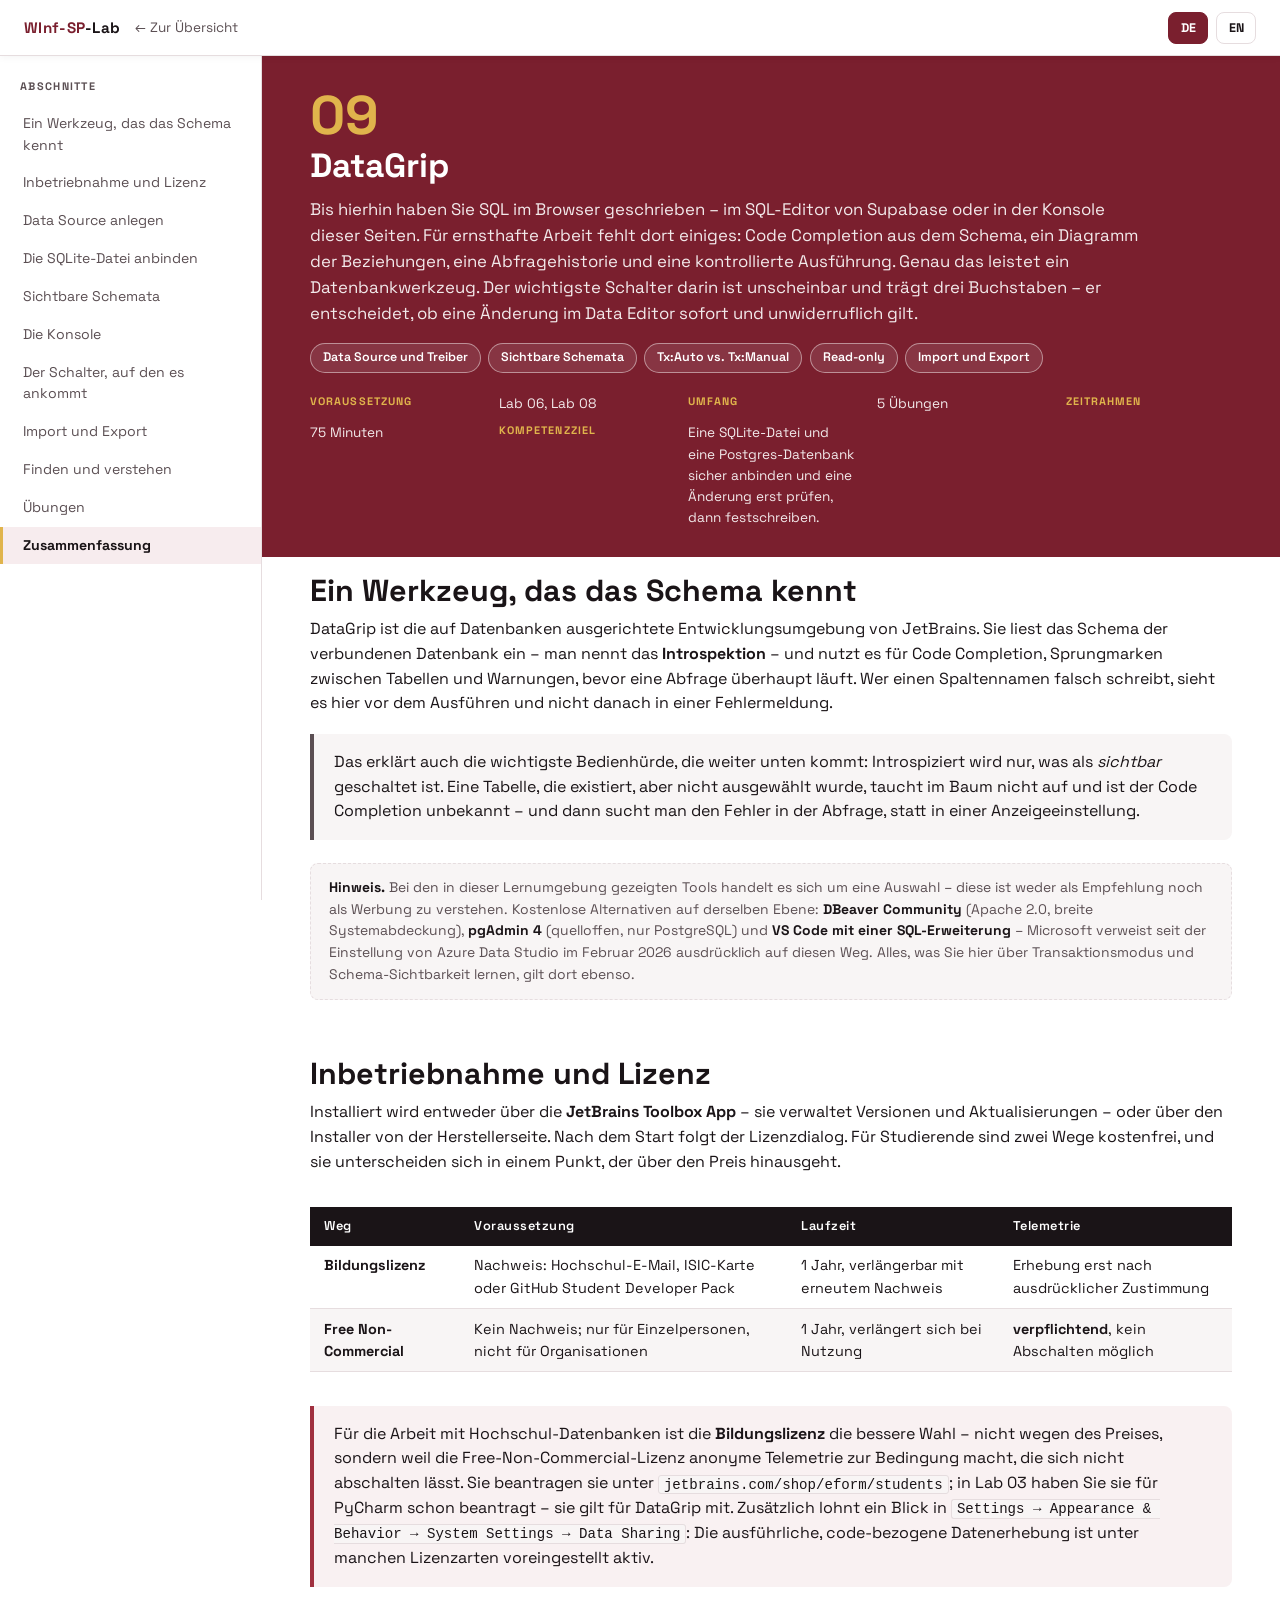
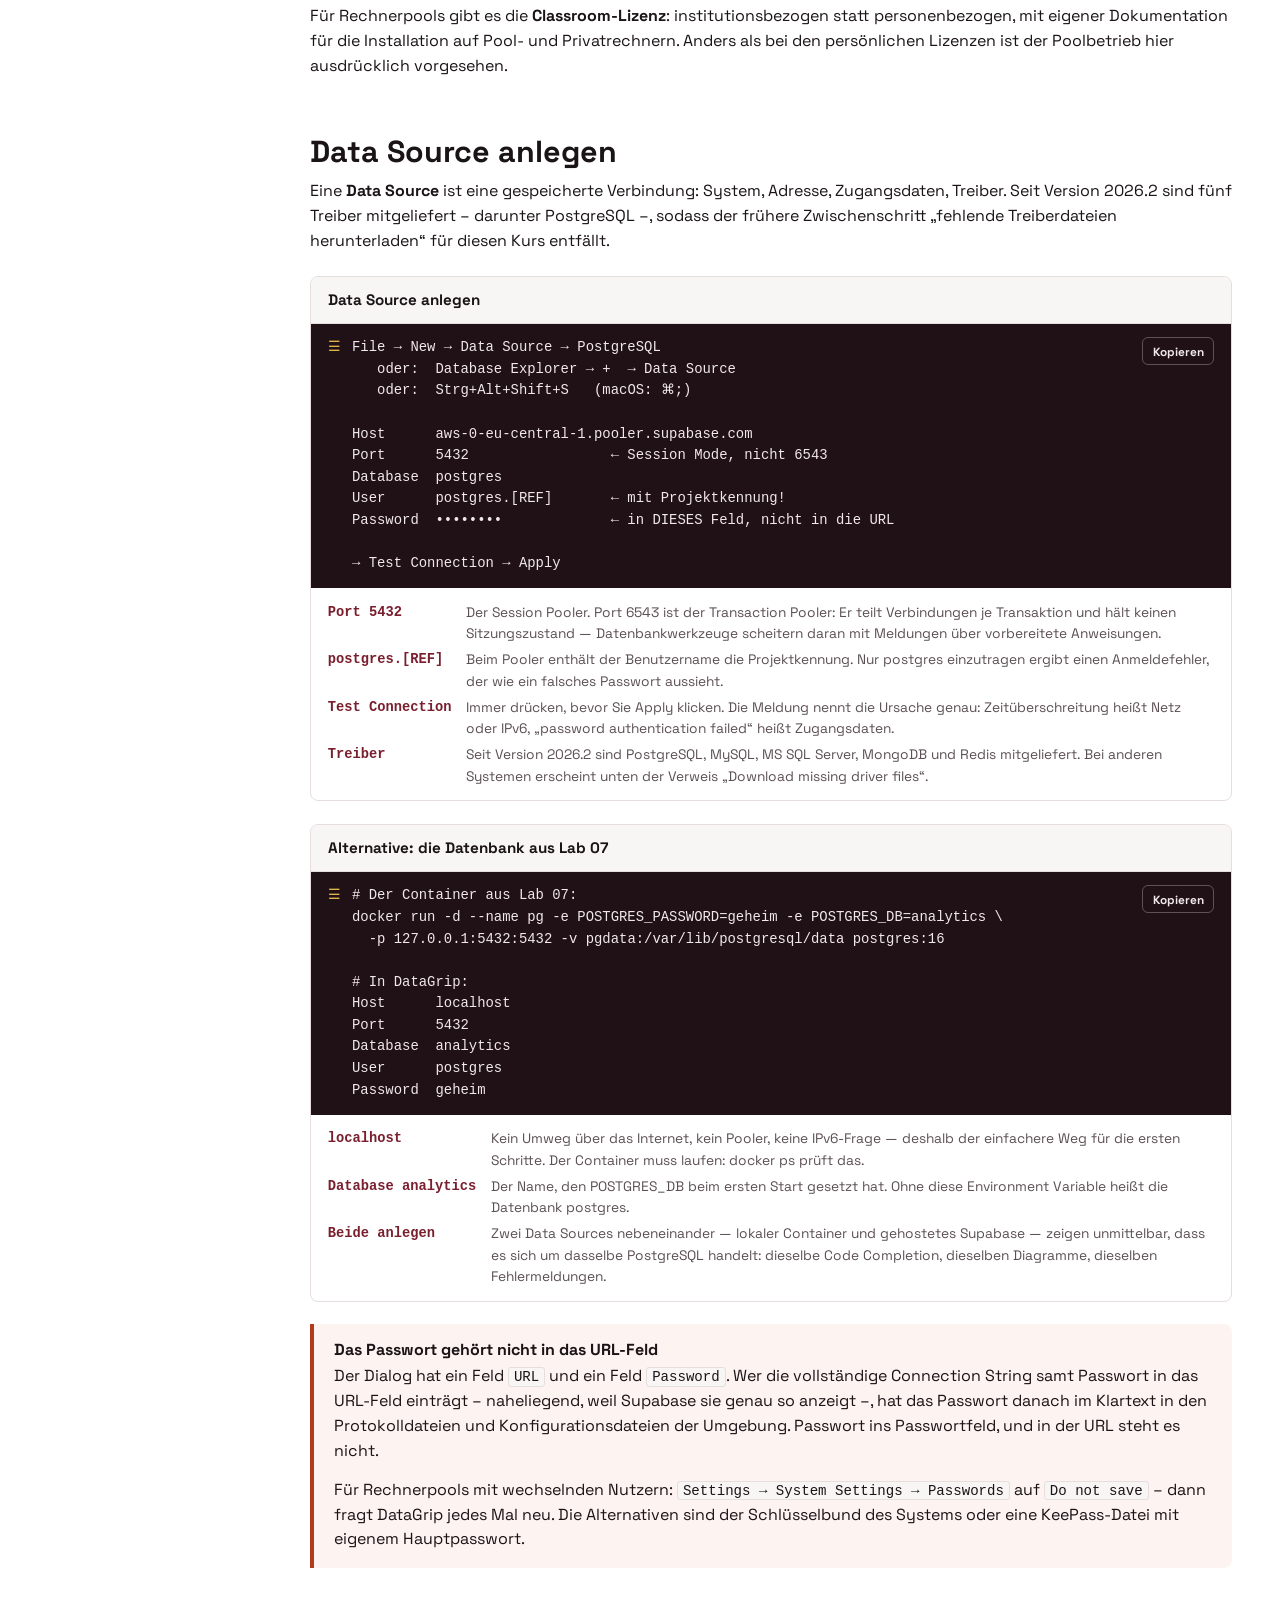
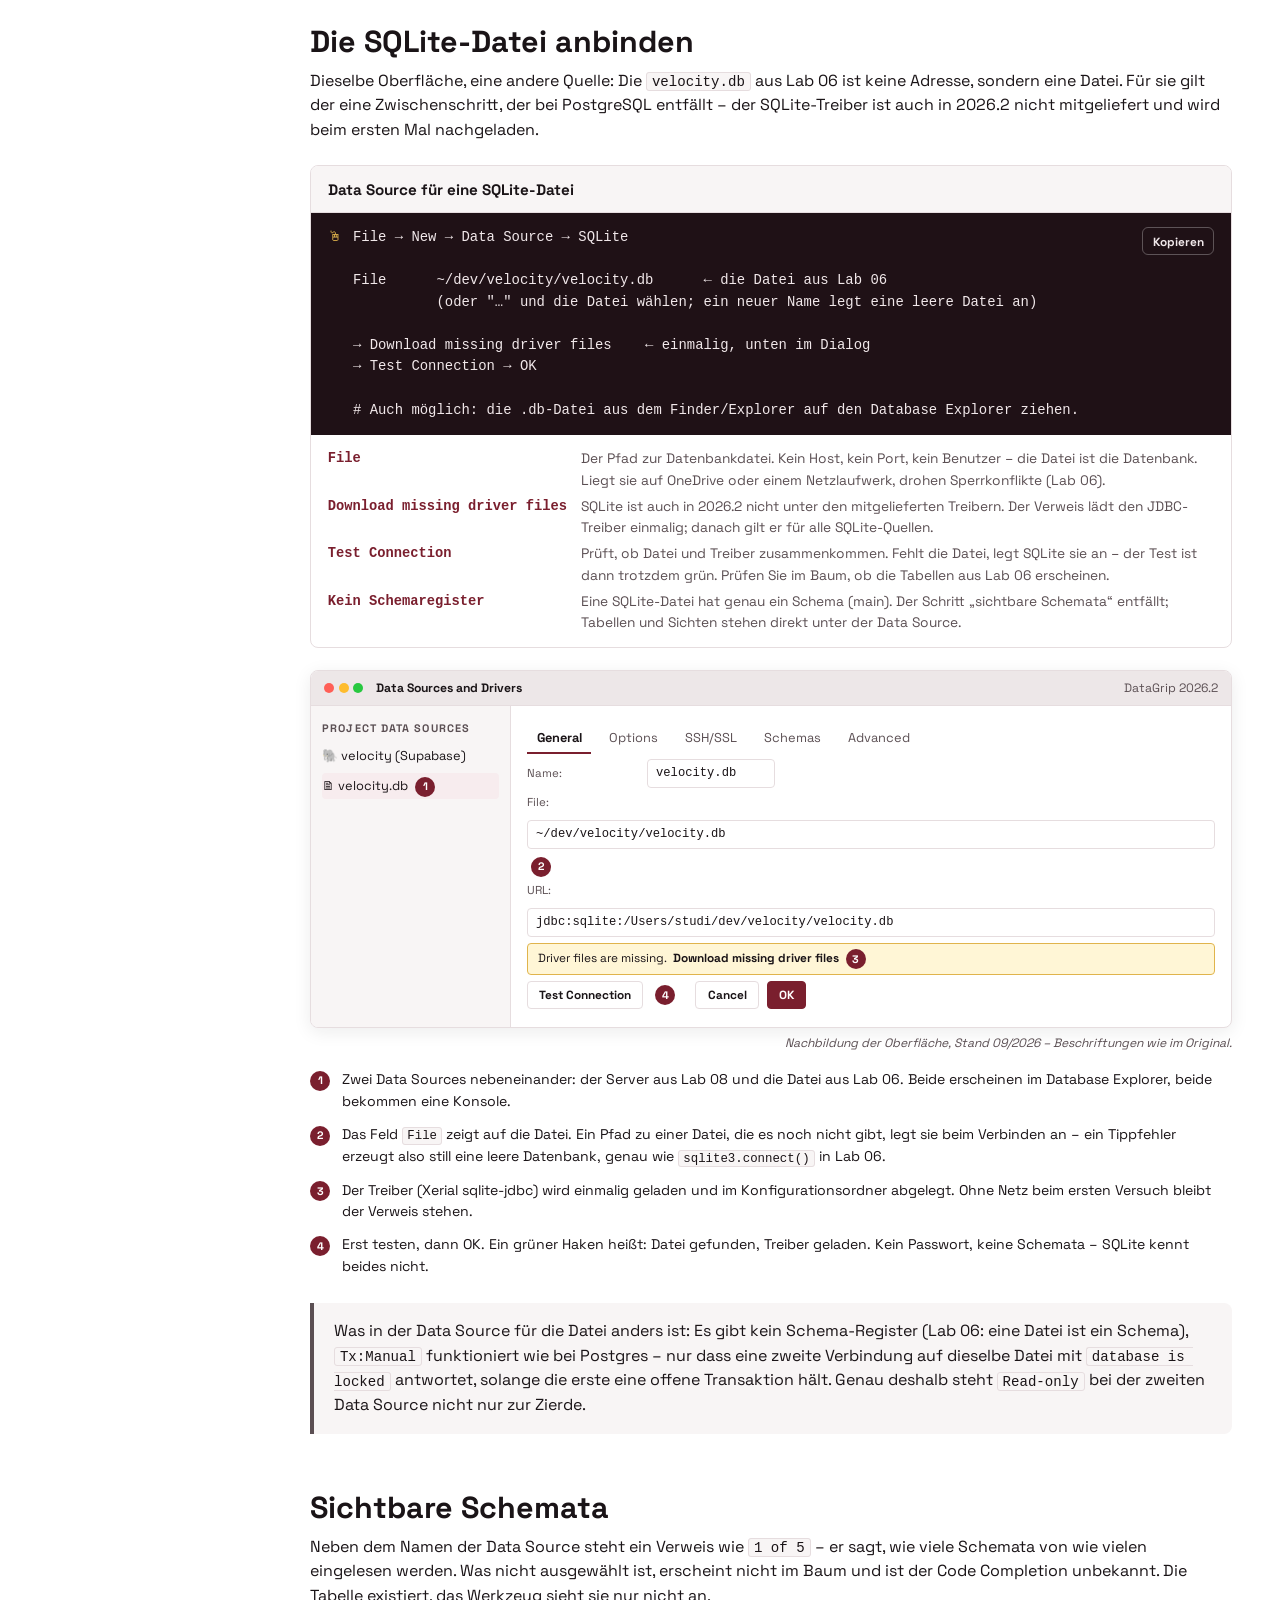
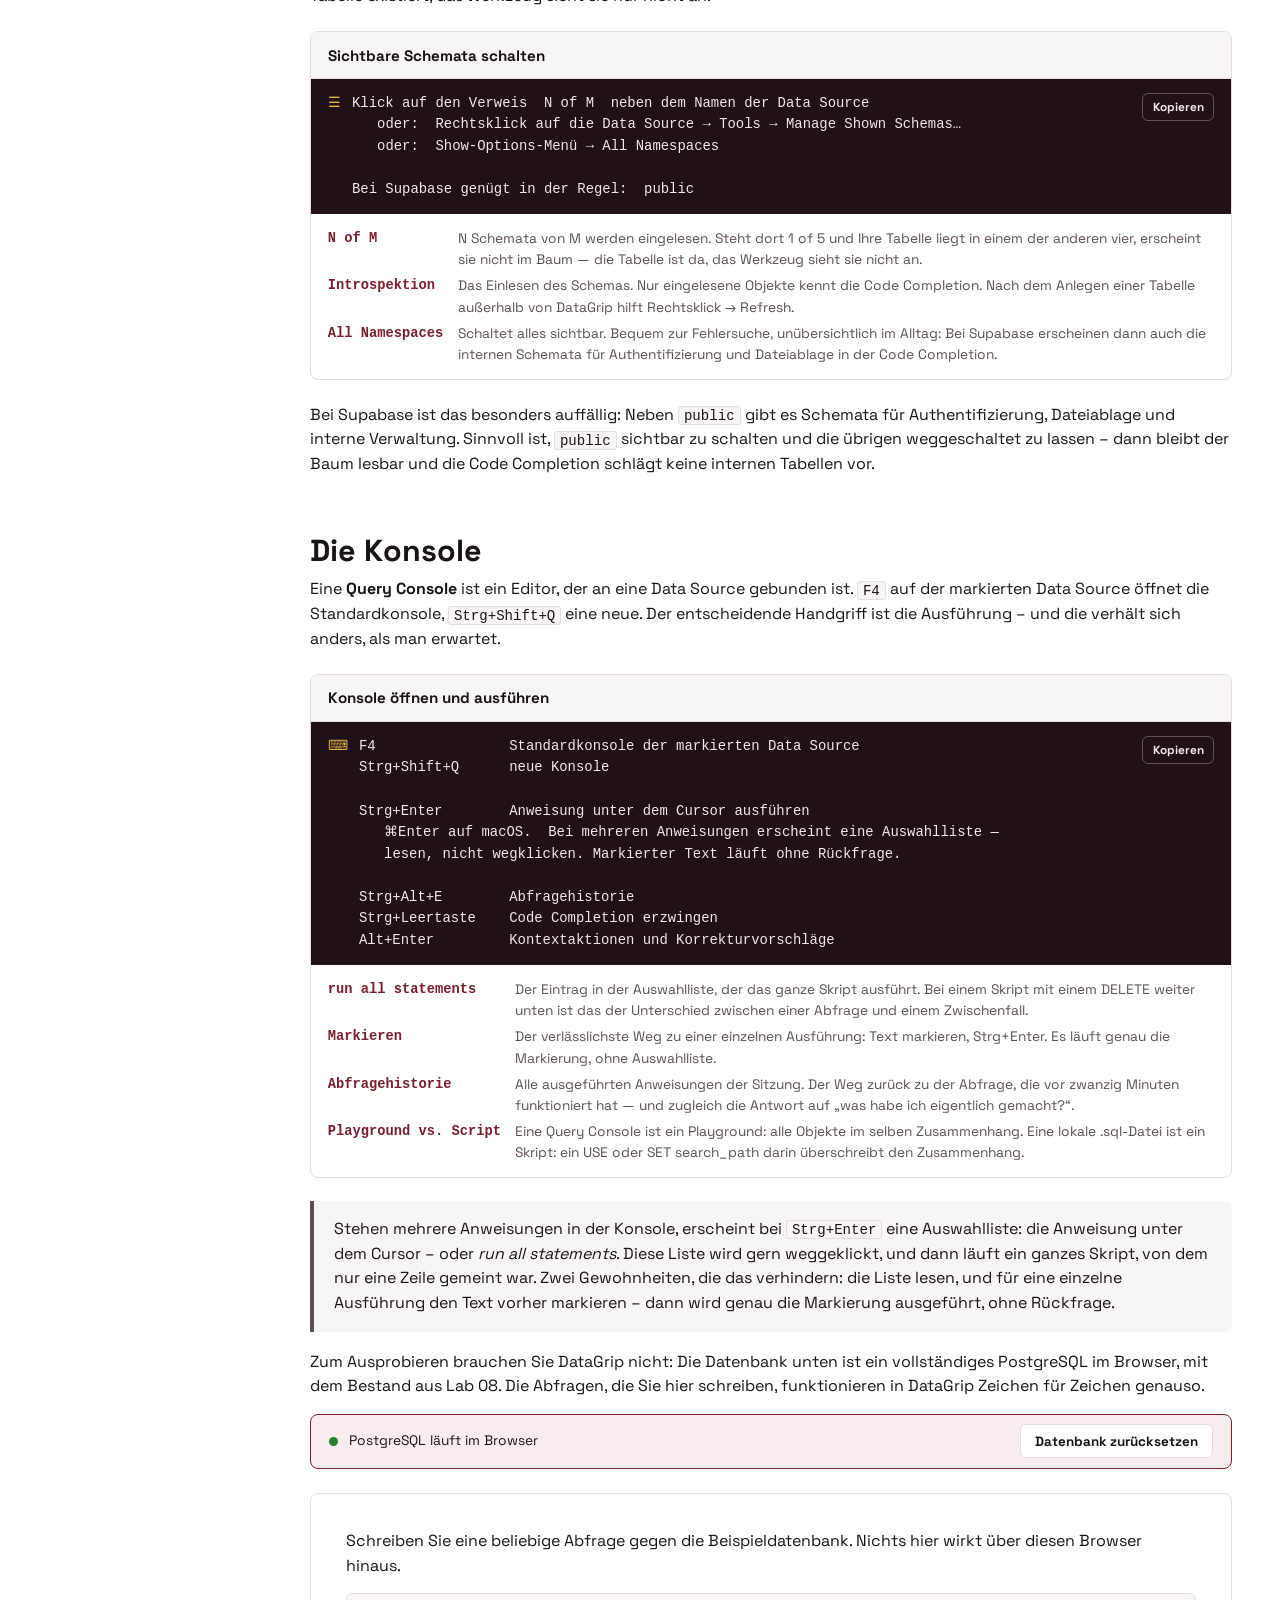
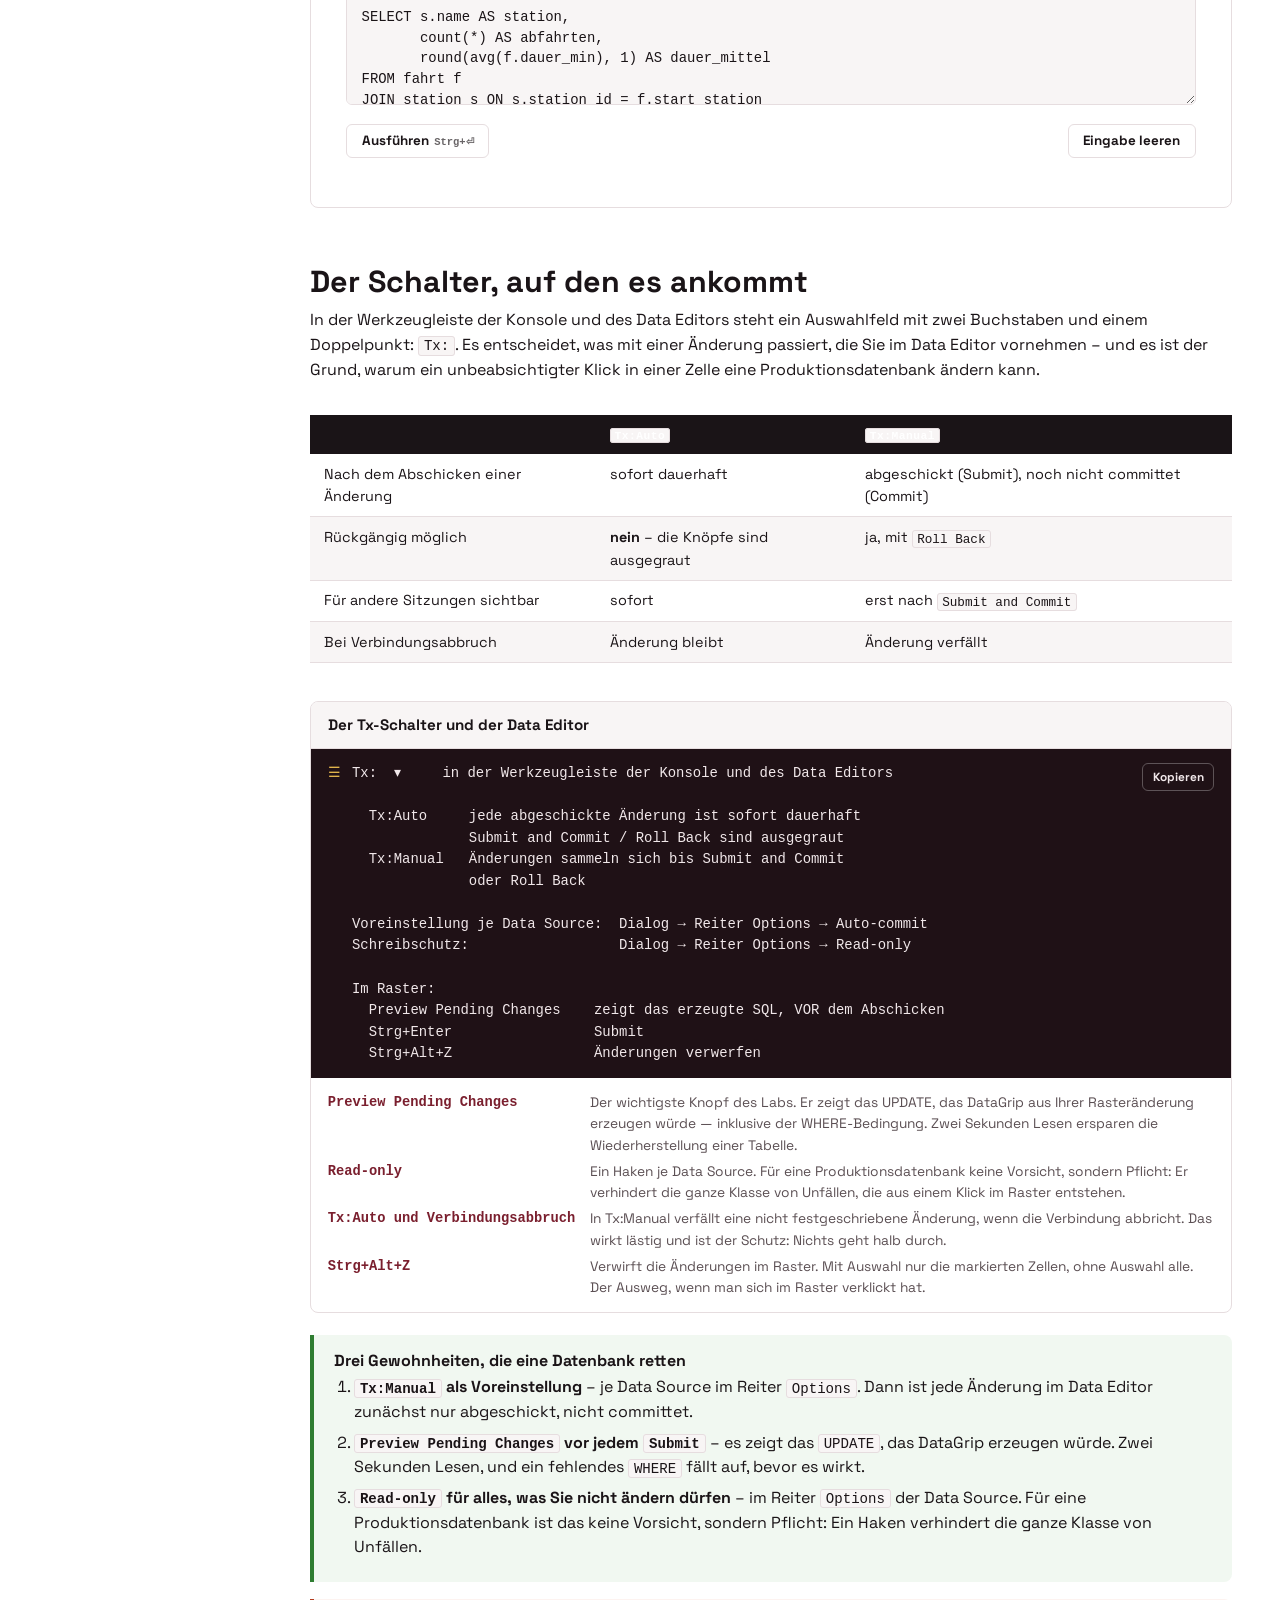
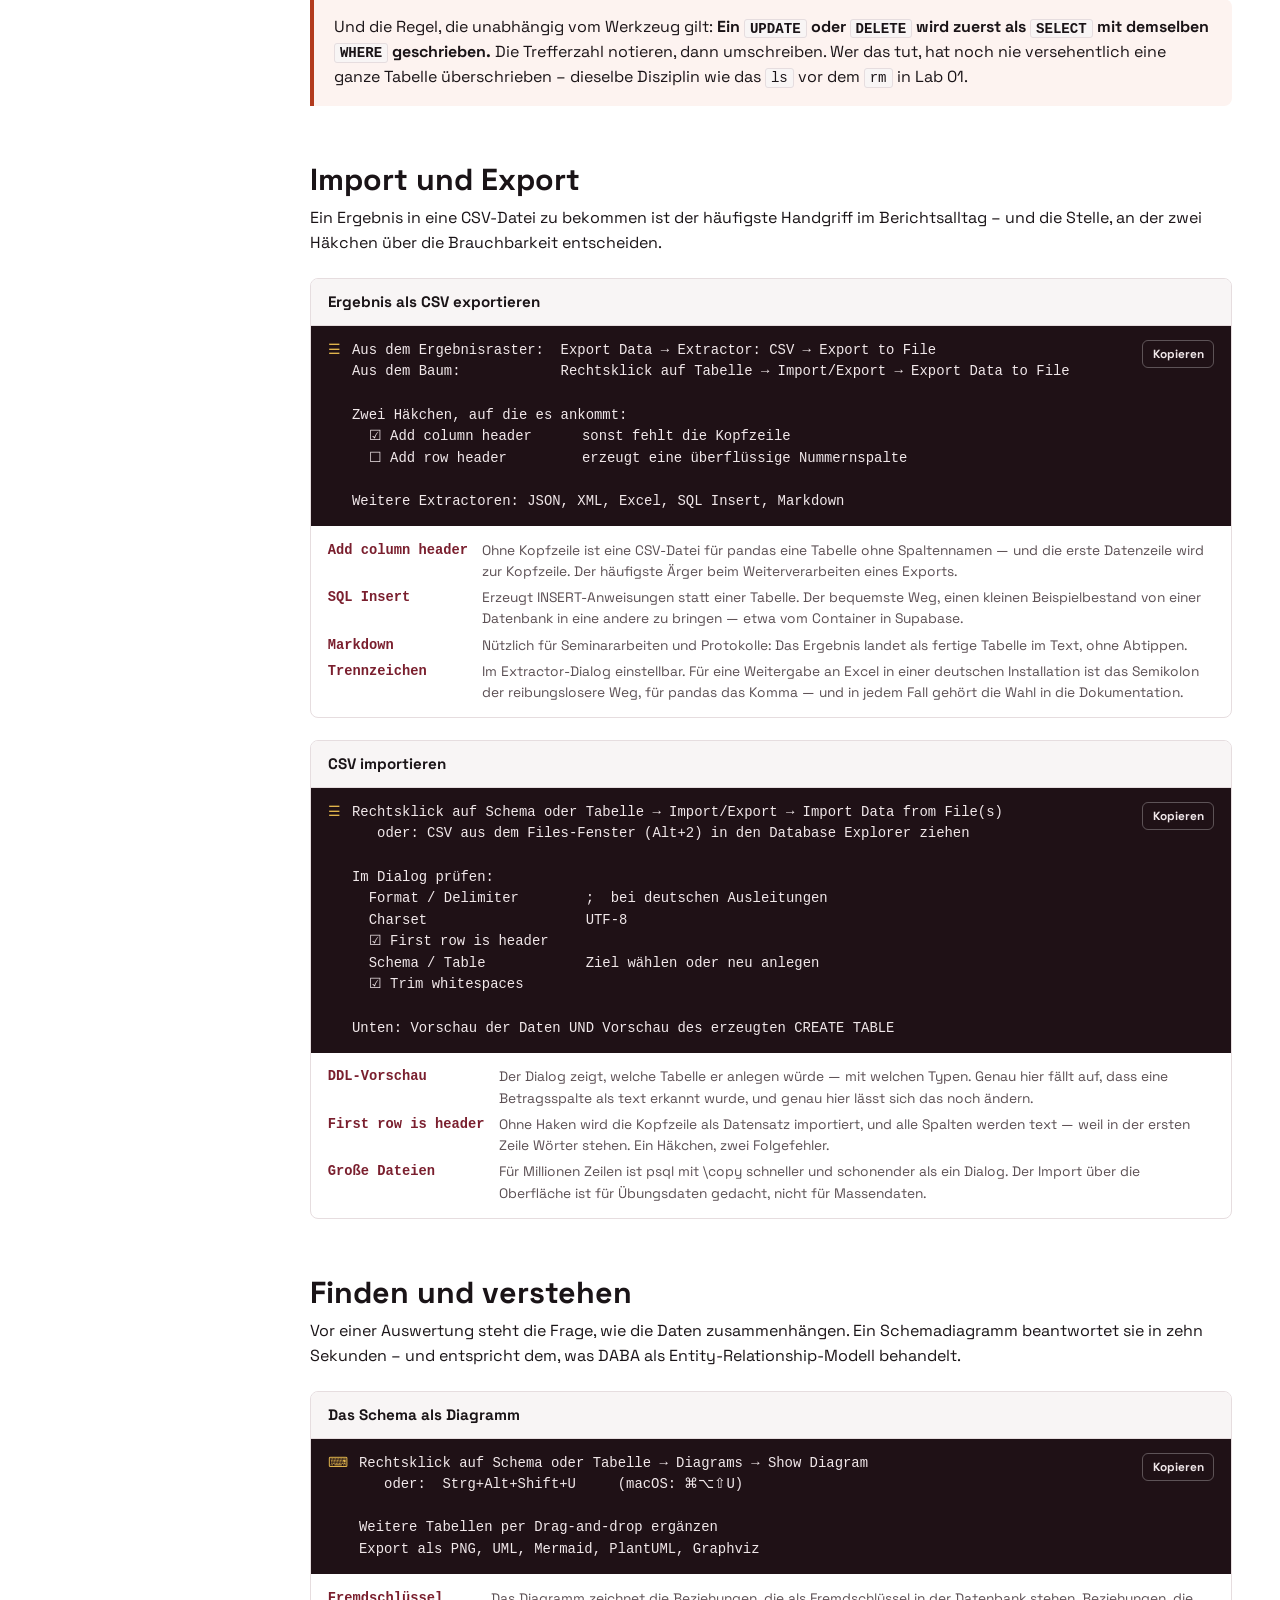
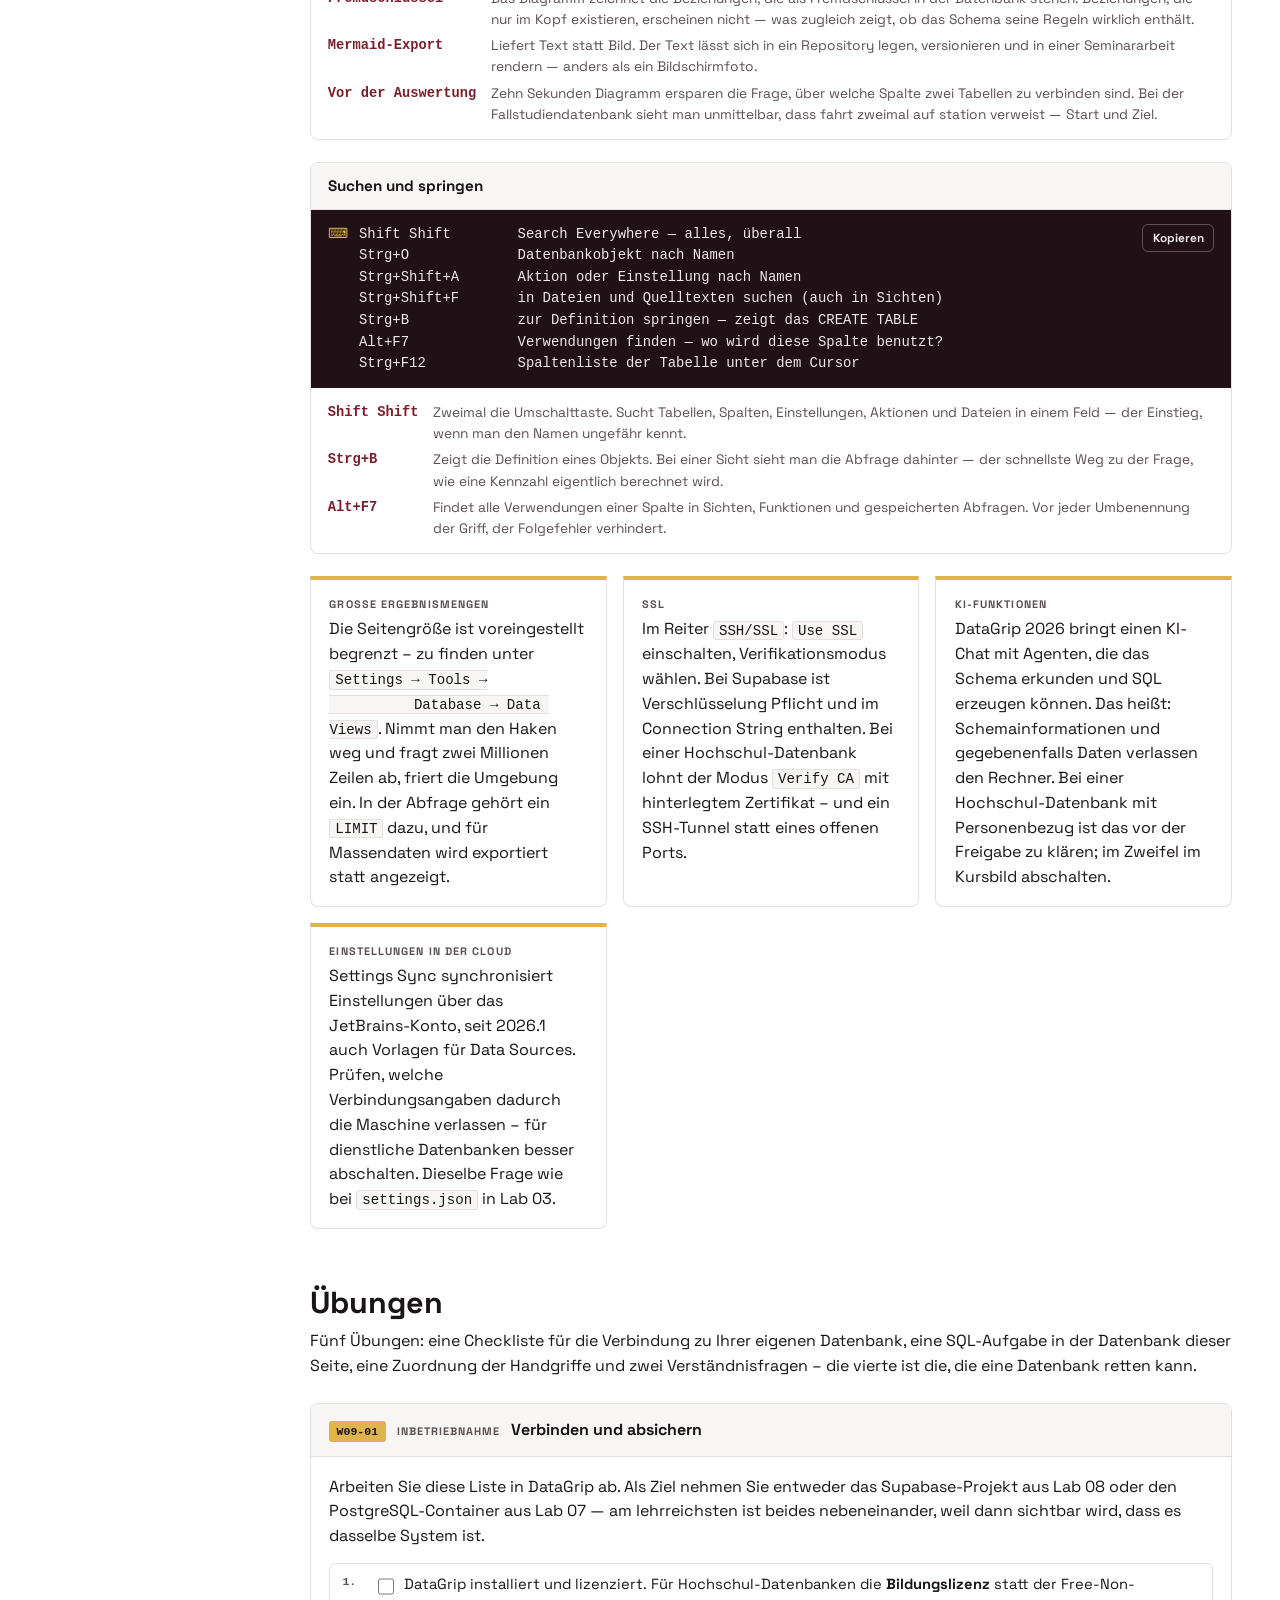
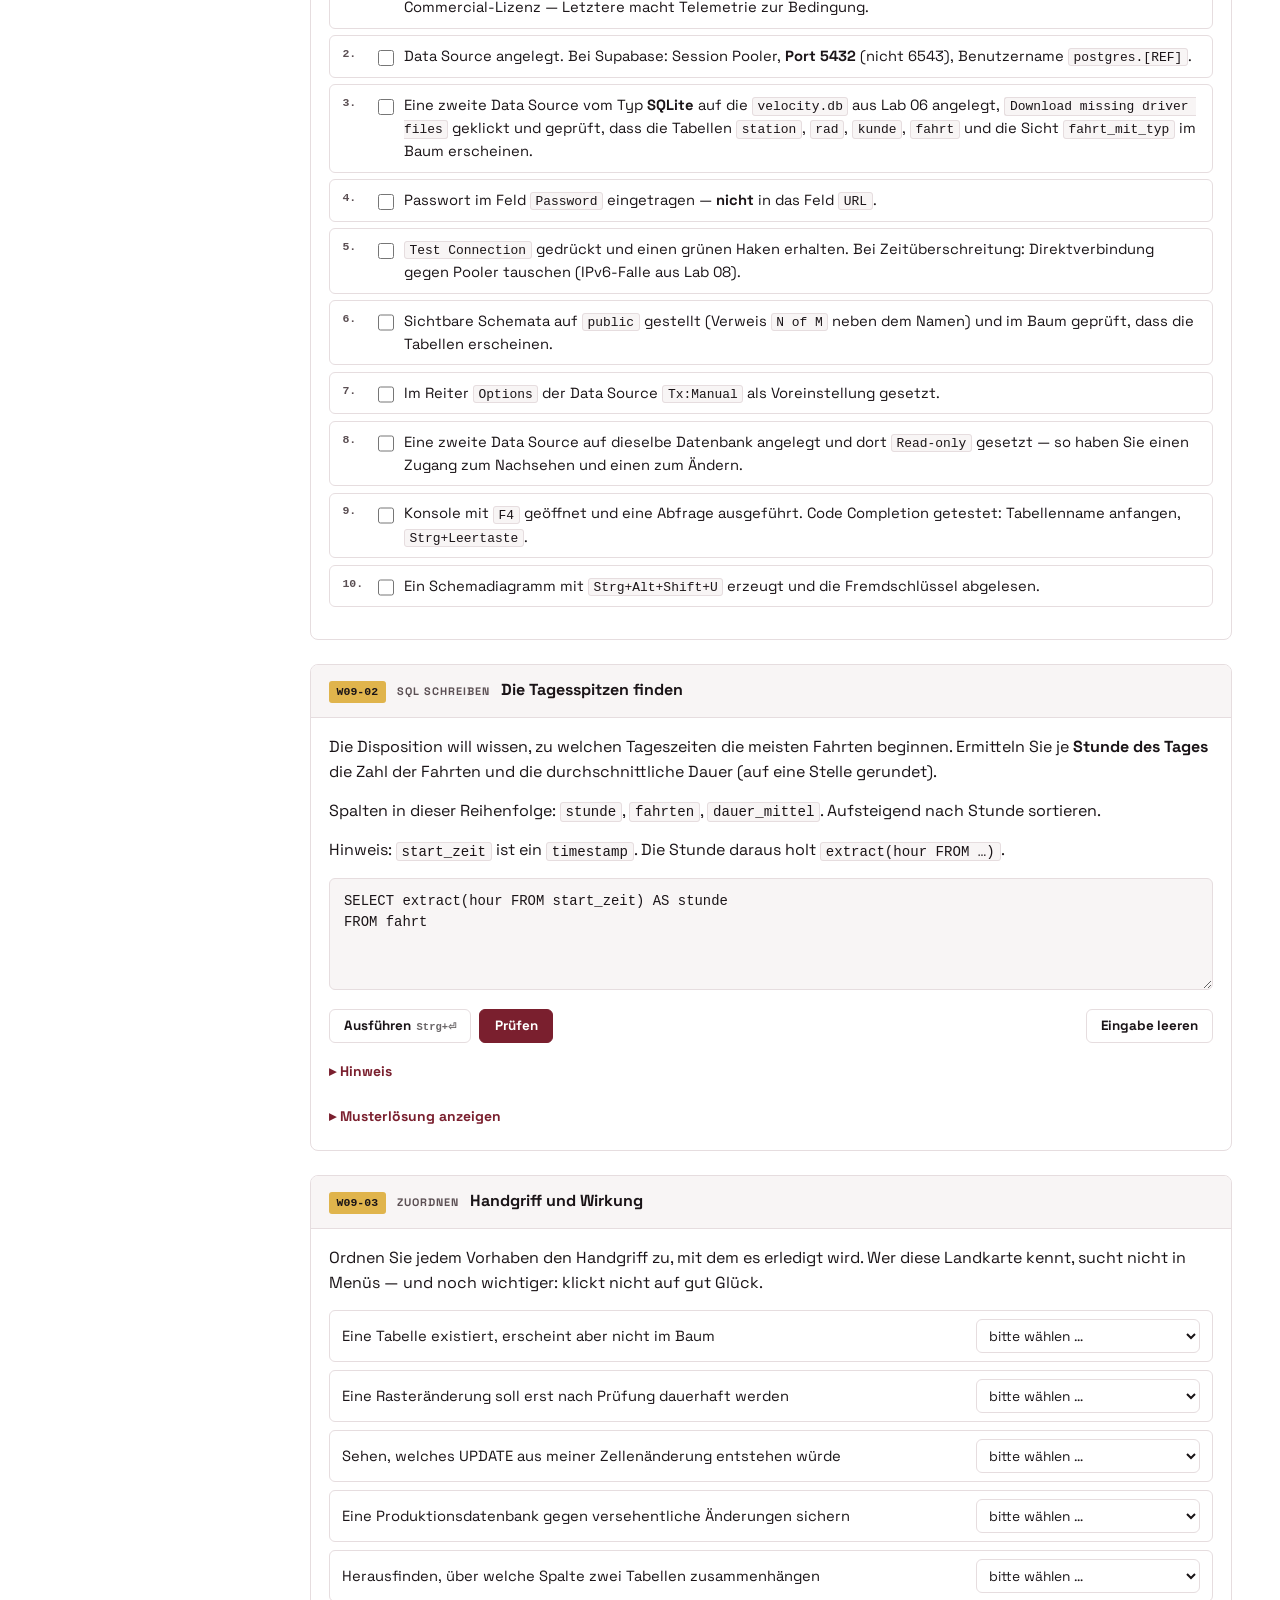
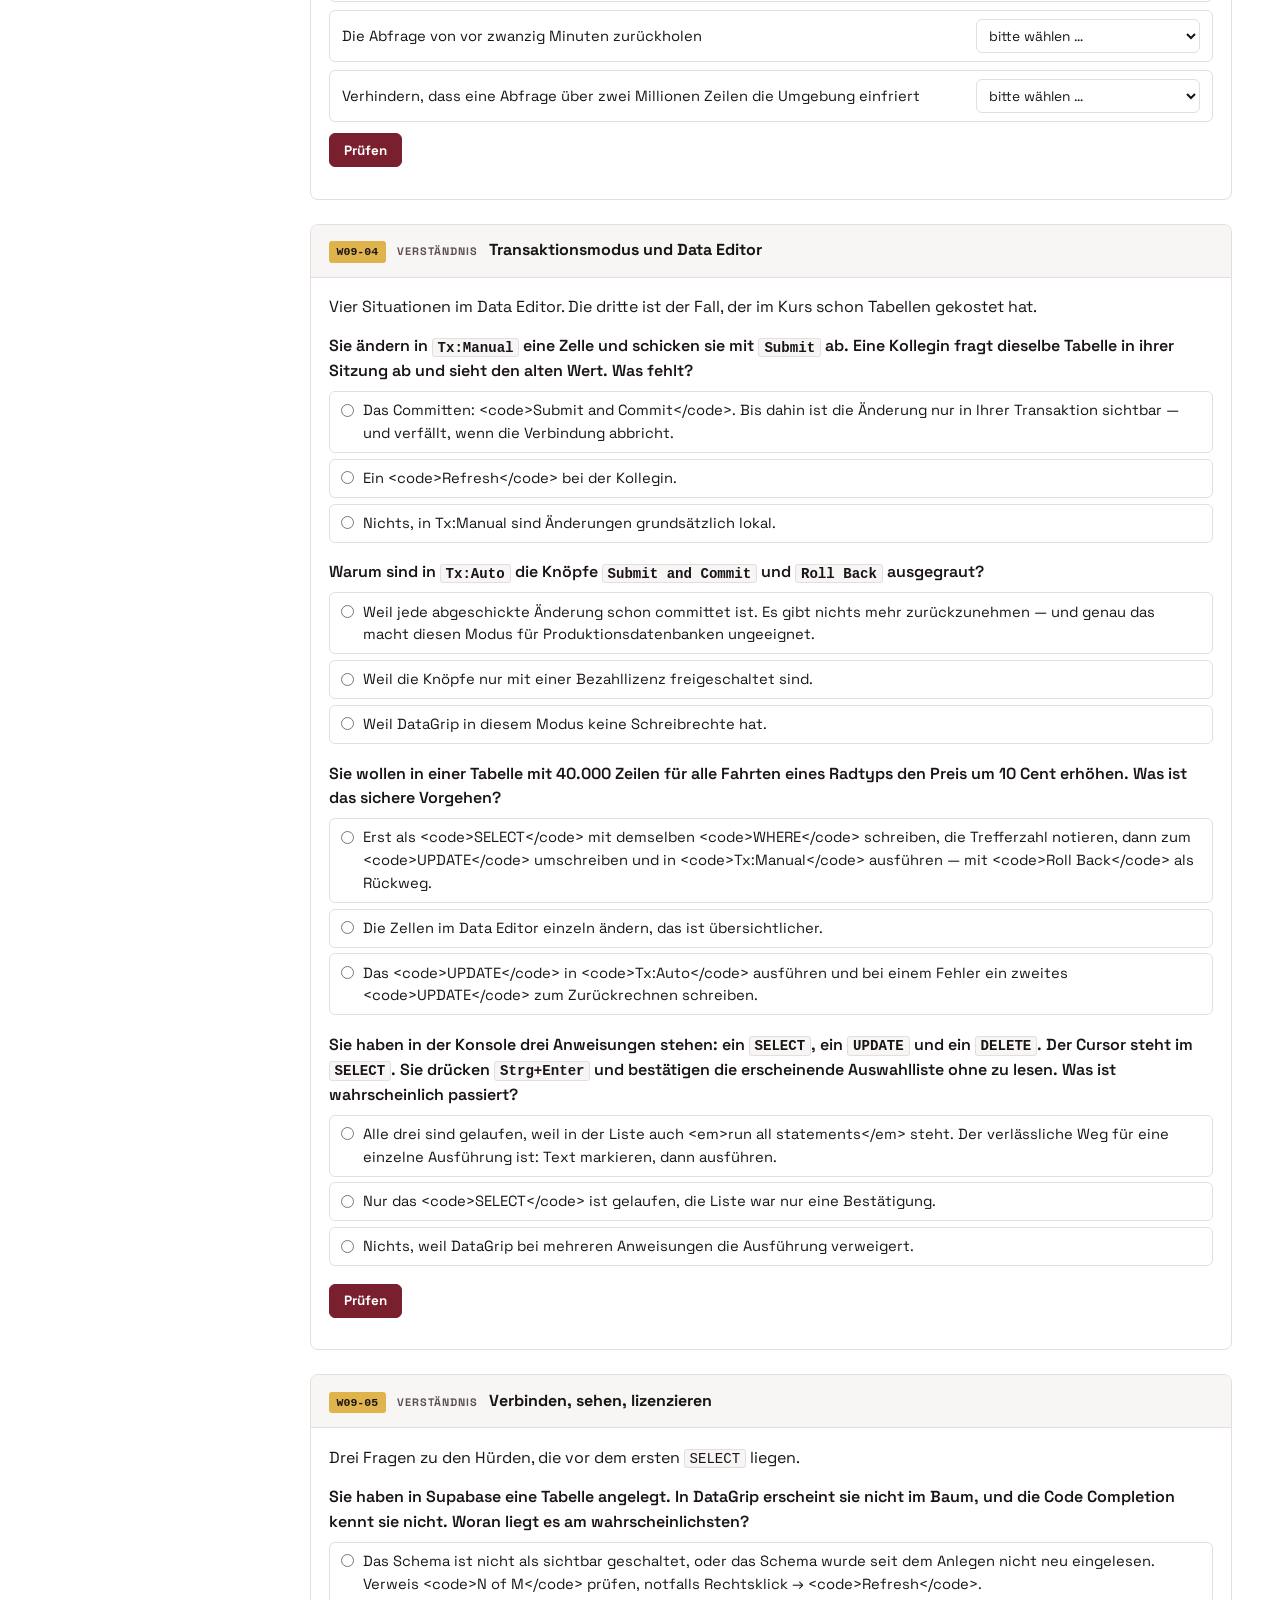
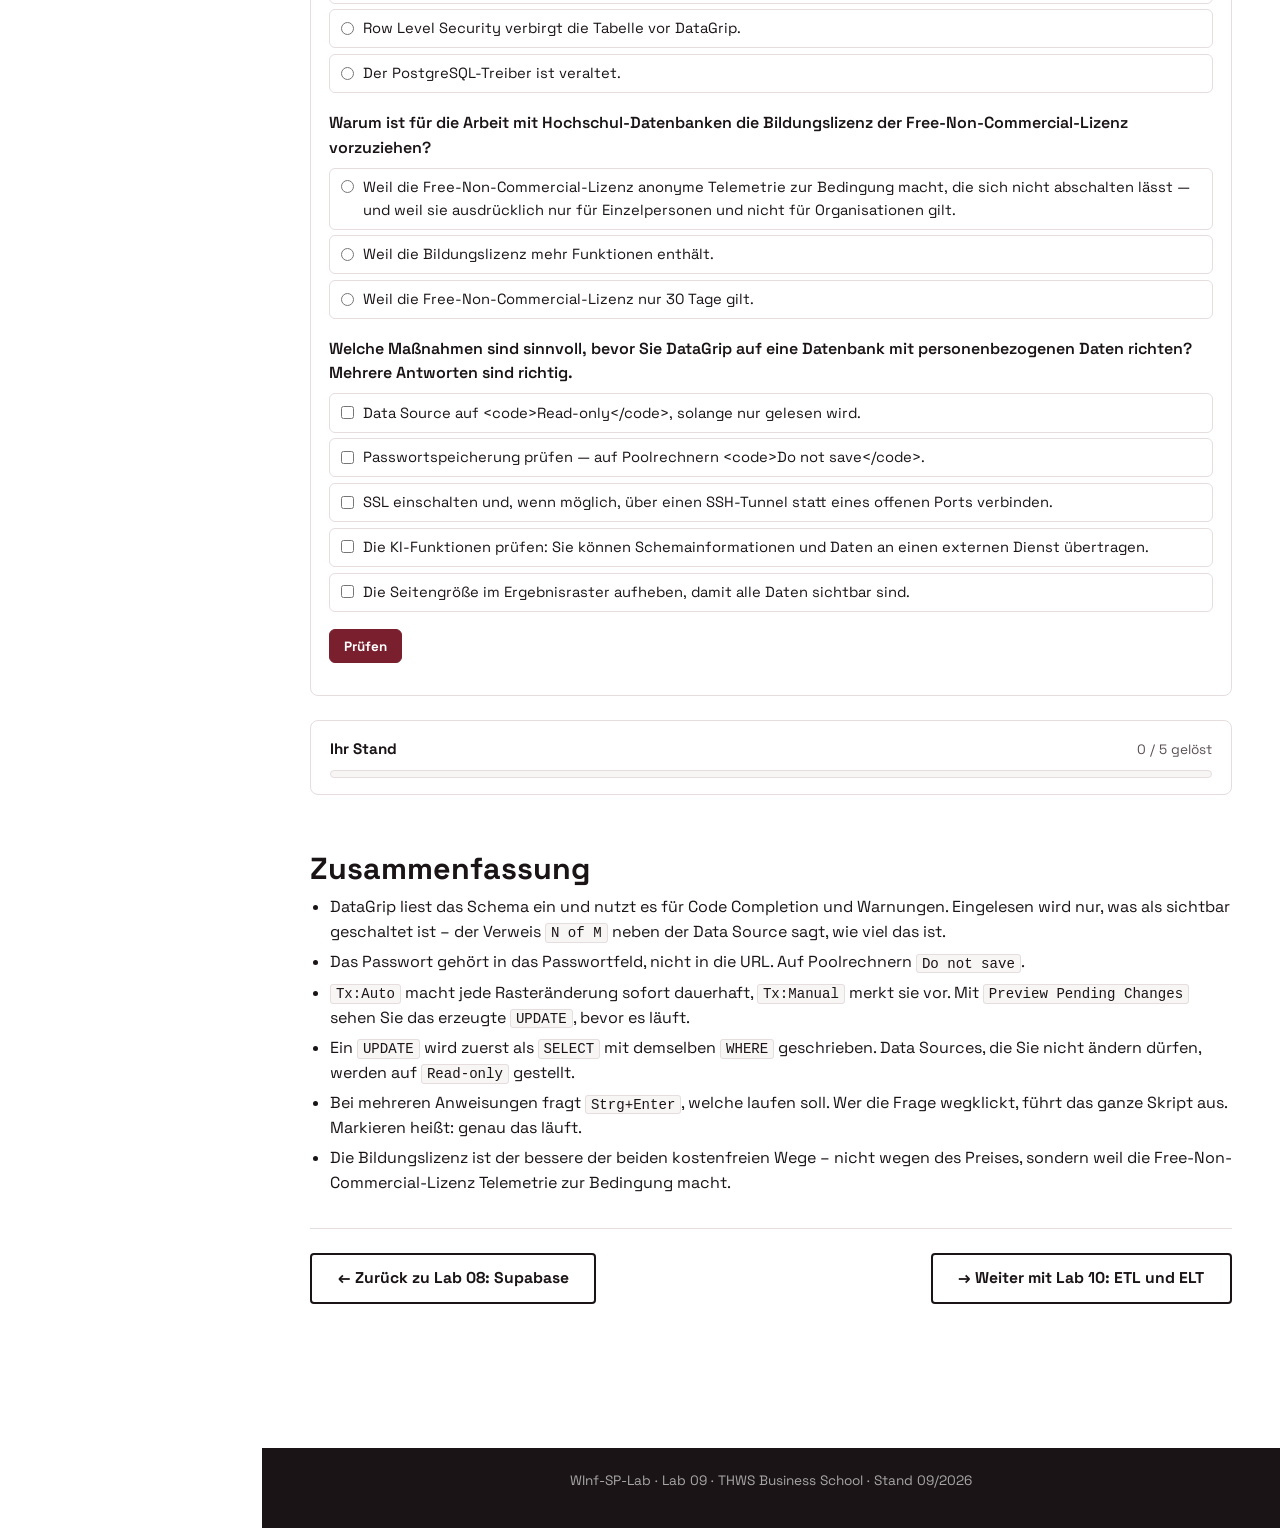
<file: lab-09-datagrip.html>
<!DOCTYPE html>
<html lang="de" data-lang="de">
<head>
  <meta charset="UTF-8" />
  <meta name="viewport" content="width=device-width, initial-scale=1.0" />
  <title>Lab 09 · DataGrip · WInf-SP-Lab</title>
  <meta name="winf:titel-en" content="Lab 09 · DataGrip · WInf-SP-Lab" />
  <link rel="preconnect" href="https://fonts.googleapis.com">
  <link rel="preconnect" href="https://fonts.gstatic.com" crossorigin>
  <link href="https://fonts.googleapis.com/css2?family=Space+Grotesk:wght@400;500;600;700;800&display=swap" rel="stylesheet">
  <link rel="stylesheet" href="assets/winf.css" />
  <link rel="icon" href="data:image/svg+xml,<svg xmlns='http://www.w3.org/2000/svg' viewBox='0 0 32 32'><rect width='32' height='32' fill='%237A1F2E'/><text x='16' y='23' font-family='sans-serif' font-size='18' font-weight='bold' text-anchor='middle' fill='%23E0B44C'>W</text></svg>" />
</head>
<body class="lab-page" data-lab="lab-09">

<header class="header">
  <div class="header-left">
    <a class="header-logo" href="index.html" data-lab-link><span class="mark">WInf-SP</span>-Lab</a>
    <a class="header-back" href="index.html" data-lab-link>
      <span lang="de">← Zur Übersicht</span><span lang="en">← Back to overview</span>
    </a>
  </div>
  <div class="header-right">
    <button class="lang-btn active" data-lang-btn="de" aria-pressed="true">DE</button>
    <button class="lang-btn" data-lang-btn="en" aria-pressed="false">EN</button>
  </div>
</header>

<nav class="sidebar" aria-label="Lab-Navigation">
  <div class="sidebar-title"><span lang="de">Abschnitte</span><span lang="en">Sections</span></div>
  <a class="sidebar-link" href="#was"><span lang="de">Ein Werkzeug, das das Schema kennt</span><span lang="en">A tool that knows the schema</span></a>
  <a class="sidebar-link" href="#inbetrieb"><span lang="de">Inbetriebnahme und Lizenz</span><span lang="en">Setting it up, and the licence</span></a>
  <a class="sidebar-link" href="#verbinden"><span lang="de">Data Source anlegen</span><span lang="en">Create a data source</span></a>
  <a class="sidebar-link" href="#sqlite"><span lang="de">Die SQLite-Datei anbinden</span><span lang="en">Connect the SQLite file</span></a>
  <a class="sidebar-link" href="#schema"><span lang="de">Sichtbare Schemata</span><span lang="en">Visible schemas</span></a>
  <a class="sidebar-link" href="#konsole"><span lang="de">Die Konsole</span><span lang="en">The console</span></a>
  <a class="sidebar-link" href="#transaktion"><span lang="de">Der Schalter, auf den es ankommt</span><span lang="en">The switch that matters</span></a>
  <a class="sidebar-link" href="#export"><span lang="de">Import und Export</span><span lang="en">Import and export</span></a>
  <a class="sidebar-link" href="#finden"><span lang="de">Finden und verstehen</span><span lang="en">Finding and understanding</span></a>
  <a class="sidebar-link" href="#uebungen"><span lang="de">Übungen</span><span lang="en">Exercises</span></a>
  <a class="sidebar-link" href="#zusammenfassung"><span lang="de">Zusammenfassung</span><span lang="en">Summary</span></a>
</nav>

<div class="lab-header">
  <div class="lab-num-big">09</div>
  <h1 class="lab-title">DataGrip</h1>
  <p class="lab-intro">
    <span lang="de">Bis hierhin haben Sie SQL im Browser geschrieben – im SQL-Editor von Supabase oder in der Konsole
      dieser Seiten. Für ernsthafte Arbeit fehlt dort einiges: Code Completion aus dem Schema, ein Diagramm der
      Beziehungen, eine Abfragehistorie und eine kontrollierte Ausführung. Genau das leistet ein Datenbankwerkzeug. Der
      wichtigste Schalter darin ist unscheinbar und trägt drei Buchstaben – er entscheidet, ob eine Änderung im
      Data Editor sofort und unwiderruflich gilt.</span>
    <span lang="en">Up to here you have written SQL in the browser – in Supabase's SQL editor or in this site's console.
      For serious work a few things are missing there: completion from the schema, a diagram of the relationships, a query
      history and controlled execution. That is exactly what a database tool provides. The most important switch in it is
      inconspicuous and carries three letters – it decides whether a change in the data grid applies immediately and
      irreversibly.</span>
  </p>
  <div class="lernziele">
    <span class="lernziel-chip"><span lang="de">Data Source und Treiber</span><span lang="en">Data source and driver</span></span>
    <span class="lernziel-chip"><span lang="de">Sichtbare Schemata</span><span lang="en">Visible schemas</span></span>
    <span class="lernziel-chip">Tx:Auto vs. Tx:Manual</span>
    <span class="lernziel-chip">Read-only</span>
    <span class="lernziel-chip"><span lang="de">Import und Export</span><span lang="en">Import and export</span></span>
  </div>
  <div data-einordnung></div>
</div>

<main class="main-content">

  <section class="section-block" id="was">
    <h2><span lang="de">Ein Werkzeug, das das Schema kennt</span><span lang="en">A tool that knows the schema</span></h2>
    <p>
      <span lang="de">DataGrip ist die auf Datenbanken ausgerichtete Entwicklungsumgebung von JetBrains. Sie liest das
        Schema der verbundenen Datenbank ein – man nennt das <strong>Introspektion</strong> – und nutzt es für
        Code Completion, Sprungmarken zwischen Tabellen und Warnungen, bevor eine Abfrage überhaupt läuft. Wer einen
        Spaltennamen falsch schreibt, sieht es hier vor dem Ausführen und nicht danach in einer Fehlermeldung.</span>
      <span lang="en">DataGrip is JetBrains' database-oriented development environment. It reads the connected database's
        schema – this is called <strong>introspection</strong> – and uses it for completion, jumping between tables and
        warnings before a query even runs. Whoever misspells a column name sees it here before executing and not
        afterwards in an error message.</span>
    </p>
    <div class="info-box">
      <p><span lang="de">Das erklärt auch die wichtigste Bedienhürde, die weiter unten kommt: Introspiziert wird nur,
        was als <em>sichtbar</em> geschaltet ist. Eine Tabelle, die existiert, aber nicht ausgewählt wurde, taucht im
        Baum nicht auf und ist der Code Completion unbekannt – und dann sucht man den Fehler in der Abfrage, statt in
        einer Anzeigeeinstellung.</span>
      <span lang="en">That also explains the most important operating hurdle, which comes further down: only what is set
        to <em>visible</em> gets introspected. A table that exists but was not selected does not appear in the tree and
        is unknown to the completion – and then you look for the bug in the query rather than in a display
        setting.</span></p>
    </div>
    <div class="auswahl-hinweis">
      <p><span lang="de"><strong>Hinweis.</strong> Bei den in dieser Lernumgebung gezeigten Tools handelt es sich um eine
        Auswahl – diese ist weder als Empfehlung noch als Werbung zu verstehen. Kostenlose Alternativen auf derselben
        Ebene: <strong>DBeaver Community</strong> (Apache 2.0, breite Systemabdeckung), <strong>pgAdmin 4</strong>
        (quelloffen, nur PostgreSQL) und <strong>VS Code mit einer SQL-Erweiterung</strong> – Microsoft verweist seit
        der Einstellung von Azure Data Studio im Februar 2026 ausdrücklich auf diesen Weg. Alles, was Sie hier über
        Transaktionsmodus und Schema-Sichtbarkeit lernen, gilt dort ebenso.</span>
      <span lang="en"><strong>Note.</strong> The tools shown in this learning environment are a selection – it is meant
        neither as a recommendation nor as advertising. Free alternatives on the same layer: <strong>DBeaver
        Community</strong> (Apache 2.0, broad system coverage), <strong>pgAdmin 4</strong> (open source, PostgreSQL only)
        and <strong>VS Code with a SQL extension</strong> – since the retirement of Azure Data Studio in February 2026
        Microsoft expressly points to this route. Everything you learn here about transaction mode and schema visibility
        applies there too.</span></p>
    </div>
  </section>

  <section class="section-block" id="inbetrieb">
    <h2><span lang="de">Inbetriebnahme und Lizenz</span><span lang="en">Setting it up, and the licence</span></h2>
    <p>
      <span lang="de">Installiert wird entweder über die <strong>JetBrains Toolbox App</strong> – sie verwaltet
        Versionen und Aktualisierungen – oder über den Installer von der Herstellerseite. Nach dem Start folgt der
        Lizenzdialog. Für Studierende sind zwei Wege kostenfrei, und sie unterscheiden sich in einem Punkt, der über
        den Preis hinausgeht.</span>
      <span lang="en">Installation is either through the <strong>JetBrains Toolbox App</strong> – it manages versions and
        updates – or through the installer from the vendor's site. The licence dialogue follows on first start. Two routes
        are free for students, and they differ in one respect that goes beyond price.</span>
    </p>
    <div class="table-scroll">
      <table>
        <thead>
          <tr>
            <th><span lang="de">Weg</span><span lang="en">Route</span></th>
            <th><span lang="de">Voraussetzung</span><span lang="en">Requirement</span></th>
            <th><span lang="de">Laufzeit</span><span lang="en">Duration</span></th>
            <th><span lang="de">Telemetrie</span><span lang="en">Telemetry</span></th>
          </tr>
        </thead>
        <tbody>
          <tr>
            <td><strong><span lang="de">Bildungslizenz</span><span lang="en">Educational licence</span></strong></td>
            <td><span lang="de">Nachweis: Hochschul-E-Mail, ISIC-Karte oder GitHub Student Developer Pack</span><span lang="en">Proof: university email, ISIC card or GitHub Student Developer Pack</span></td>
            <td><span lang="de">1 Jahr, verlängerbar mit erneutem Nachweis</span><span lang="en">1 year, renewable with fresh proof</span></td>
            <td><span lang="de">Erhebung erst nach ausdrücklicher Zustimmung</span><span lang="en">Collection only after explicit consent</span></td>
          </tr>
          <tr>
            <td><strong>Free Non-Commercial</strong></td>
            <td><span lang="de">Kein Nachweis; nur für Einzelpersonen, nicht für Organisationen</span><span lang="en">No proof; individuals only, not organisations</span></td>
            <td><span lang="de">1 Jahr, verlängert sich bei Nutzung</span><span lang="en">1 year, renews on use</span></td>
            <td><span lang="de"><strong>verpflichtend</strong>, kein Abschalten möglich</span><span lang="en"><strong>mandatory</strong>, cannot be switched off</span></td>
          </tr>
        </tbody>
      </table>
    </div>
    <div class="tip-box">
      <p><span lang="de">Für die Arbeit mit Hochschul-Datenbanken ist die <strong>Bildungslizenz</strong> die bessere
        Wahl – nicht wegen des Preises, sondern weil die Free-Non-Commercial-Lizenz anonyme Telemetrie zur Bedingung
        macht, die sich nicht abschalten lässt. Sie beantragen sie unter
        <code>jetbrains.com/shop/eform/students</code>; in Lab 03 haben Sie sie für PyCharm schon beantragt – sie gilt
        für DataGrip mit. Zusätzlich
        lohnt ein Blick in <code>Settings → Appearance &amp; Behavior → System Settings → Data Sharing</code>: Die
        ausführliche, code-bezogene Datenerhebung ist unter manchen Lizenzarten voreingestellt aktiv.</span>
      <span lang="en">For working with university databases the <strong>educational licence</strong> is the better choice –
        not because of the price but because the free non-commercial licence makes anonymous telemetry a condition that
        cannot be switched off. You apply at <code>jetbrains.com/shop/eform/students</code>; the step was already on the
        in lab 03 you already applied for it for PyCharm – it covers DataGrip too. It is also worth looking into <code>Settings → Appearance &amp; Behavior → System Settings → Data
        Sharing</code>: the detailed, code-related collection is on by default under some licence types.</span></p>
    </div>
    <p>
      <span lang="de">Für Rechnerpools gibt es die <strong>Classroom-Lizenz</strong>: institutionsbezogen statt
        personenbezogen, mit eigener Dokumentation für die Installation auf Pool- und Privatrechnern. Anders als bei
        den persönlichen Lizenzen ist der Poolbetrieb hier ausdrücklich vorgesehen.</span>
      <span lang="en">For computer pools there is the <strong>classroom licence</strong>: institution-based rather than
        person-based, with its own documentation for installation on pool and private machines. Unlike the personal licences, pool
        operation is expressly provided for here.</span>
    </p>
  </section>

  <section class="section-block" id="verbinden">
    <h2><span lang="de">Data Source anlegen</span><span lang="en">Create a data source</span></h2>
    <p>
      <span lang="de">Eine <strong>Data Source</strong> ist eine gespeicherte Verbindung: System, Adresse, Zugangsdaten,
        Treiber. Seit Version 2026.2 sind fünf Treiber mitgeliefert – darunter PostgreSQL –, sodass der frühere
        Zwischenschritt „fehlende Treiberdateien herunterladen“ für diesen Kurs entfällt.</span>
      <span lang="en">A <strong>data source</strong> is a stored connection: system, address, credentials, driver. Since
        version 2026.2 five drivers are bundled – PostgreSQL among them – so the former intermediate step “download
        missing driver files” does not apply to this course.</span>
    </p>
    <div data-befehl="B01"></div>
    <div data-befehl="B02"></div>
    <div class="warn-box">
      <h3><span lang="de">Das Passwort gehört nicht in das URL-Feld</span><span lang="en">The password does not belong in the URL field</span></h3>
      <p><span lang="de">Der Dialog hat ein Feld <code>URL</code> und ein Feld <code>Password</code>. Wer die
        vollständige Connection String samt Passwort in das URL-Feld einträgt – naheliegend, weil Supabase sie
        genau so anzeigt –, hat das Passwort danach im Klartext in den Protokolldateien und Konfigurationsdateien der
        Umgebung. Passwort ins Passwortfeld, und in der URL steht es nicht.</span>
      <span lang="en">The dialogue has a <code>URL</code> field and a <code>Password</code> field. Whoever enters the full
        connection string including the password into the URL field – tempting, because Supabase displays it exactly like
        that – then has the password in plain text in the environment's log and configuration files. Password into the
        password field, and it is not in the URL.</span></p>
      <p><span lang="de">Für Rechnerpools mit wechselnden Nutzern: <code>Settings → System Settings → Passwords</code>
        auf <code>Do not save</code> – dann fragt DataGrip jedes Mal neu. Die Alternativen sind der Schlüsselbund des
        Systems oder eine KeePass-Datei mit eigenem Hauptpasswort.</span>
      <span lang="en">For computer pools with changing users: <code>Settings → System Settings → Passwords</code> to
        <code>Do not save</code> – then DataGrip asks every time. The alternatives are the system keychain or a KeePass
        file with its own master password.</span></p>
    </div>
  </section>

  <section class="section-block" id="sqlite">
    <h2><span lang="de">Die SQLite-Datei anbinden</span><span lang="en">Connect the SQLite file</span></h2>
    <p>
      <span lang="de">Dieselbe Oberfläche, eine andere Quelle: Die <code>velocity.db</code> aus Lab 06 ist keine
        Adresse, sondern eine Datei. Für sie gilt der eine Zwischenschritt, der bei PostgreSQL entfällt – der
        SQLite-Treiber ist auch in 2026.2 nicht mitgeliefert und wird beim ersten Mal nachgeladen.</span>
      <span lang="en">Same interface, a different source: the <code>velocity.db</code> from lab 06 is not an address
        but a file. For it, the one intermediate step that does not apply to PostgreSQL does apply – the SQLite driver
        is not bundled even in 2026.2 and is downloaded the first time.</span>
    </p>
    <div data-befehl="B10"></div>
    <div class="shot">
      <div class="shot-bar"><span class="ampel"><i></i><i></i><i></i></span><span class="titel">Data Sources and Drivers</span><span class="spacer"></span>DataGrip 2026.2</div>
      <div class="shot-body">
        <div class="shot-side">
          <h5>Project Data Sources</h5>
          <ul class="baum">
            <li>🐘 velocity (Supabase)</li>
            <li class="aktiv">🗎 velocity.db <span class="callout">1</span></li>
          </ul>
        </div>
        <div class="shot-main">
          <div class="zeile"><span class="tab aktiv">General</span><span class="tab">Options</span><span class="tab">SSH/SSL</span><span class="tab">Schemas</span><span class="tab">Advanced</span></div>
          <div class="zeile"><span class="beschriftung">Name:</span><span class="feld">velocity.db</span></div>
          <div class="zeile"><span class="beschriftung">File:</span><span class="feld breit">~/dev/velocity/velocity.db</span><span class="callout">2</span></div>
          <div class="zeile"><span class="beschriftung">URL:</span><span class="feld breit">jdbc:sqlite:/Users/studi/dev/velocity/velocity.db</span></div>
          <div class="warnzeile">Driver files are missing. &nbsp;<b>Download missing driver files</b> <span class="callout">3</span></div>
          <div class="zeile"><span class="knopf">Test Connection</span><span class="callout">4</span><span class="spacer"></span><span class="knopf">Cancel</span><span class="knopf primaer">OK</span></div>
        </div>
      </div>
    </div>
    <p class="shot-hinweis"><span lang="de">Nachbildung der Oberfläche, Stand 09/2026 – Beschriftungen wie im Original.</span><span lang="en">Rendering of the interface, as of 09/2026 – labels as in the original.</span></p>
    <ol class="shot-legende">
      <li><span class="callout">1</span><span><span lang="de">Zwei Data Sources nebeneinander: der Server aus Lab 08 und die Datei aus Lab 06. Beide erscheinen im Database Explorer, beide bekommen eine Konsole.</span><span lang="en">Two data sources side by side: the server from lab 08 and the file from lab 06. Both appear in the Database Explorer, both get a console.</span></span></li>
      <li><span class="callout">2</span><span><span lang="de">Das Feld <code>File</code> zeigt auf die Datei. Ein Pfad zu einer Datei, die es noch nicht gibt, legt sie beim Verbinden an – ein Tippfehler erzeugt also still eine leere Datenbank, genau wie <code>sqlite3.connect()</code> in Lab 06.</span><span lang="en">The <code>File</code> field points to the file. A path to a file that does not exist yet creates it on connecting – so a typo silently produces an empty database, exactly like <code>sqlite3.connect()</code> in lab 06.</span></span></li>
      <li><span class="callout">3</span><span><span lang="de">Der Treiber (Xerial sqlite-jdbc) wird einmalig geladen und im Konfigurationsordner abgelegt. Ohne Netz beim ersten Versuch bleibt der Verweis stehen.</span><span lang="en">The driver (Xerial sqlite-jdbc) is loaded once and stored in the configuration folder. Without network on the first attempt the link stays.</span></span></li>
      <li><span class="callout">4</span><span><span lang="de">Erst testen, dann OK. Ein grüner Haken heißt: Datei gefunden, Treiber geladen. Kein Passwort, keine Schemata – SQLite kennt beides nicht.</span><span lang="en">Test first, then OK. A green tick means: file found, driver loaded. No password, no schemas – SQLite knows neither.</span></span></li>
    </ol>
    <div class="info-box">
      <p><span lang="de">Was in der Data Source für die Datei anders ist: Es gibt kein Schema-Register (Lab 06: eine Datei ist
        ein Schema), <code>Tx:Manual</code> funktioniert wie bei Postgres – nur dass eine zweite Verbindung auf dieselbe
        Datei mit <code>database is locked</code> antwortet, solange die erste eine offene Transaktion hält. Genau
        deshalb steht <code>Read-only</code> bei der zweiten Data Source nicht nur zur Zierde.</span>
      <span lang="en">What differs in the file data source: there is no schema register (lab 06: one file is one
        schema), <code>Tx:Manual</code> works as with Postgres – except that a second connection to the same file answers
        <code>database is locked</code> as long as the first holds an open transaction. That is precisely why
        <code>Read-only</code> on the second data source is not just decoration.</span></p>
    </div>
  </section>

  <section class="section-block" id="schema">
    <h2><span lang="de">Sichtbare Schemata</span><span lang="en">Visible schemas</span></h2>
    <p>
      <span lang="de">Neben dem Namen der Data Source steht ein Verweis wie
        <code>1 of 5</code> – er sagt, wie viele Schemata von wie vielen eingelesen werden. Was nicht ausgewählt ist,
        erscheint nicht im Baum und ist der Code Completion unbekannt. Die Tabelle existiert, das Werkzeug sieht sie
        nur nicht an.</span>
      <span lang="en">Beside the data source's name stands a link like
        <code>1 of 5</code> – it says how many schemas of how many are being read. What is not selected does not appear in
        the tree and is unknown to the completion. The table exists, the tool merely does not look at it.</span>
    </p>
    <div data-befehl="B03"></div>
    <p>
      <span lang="de">Bei Supabase ist das besonders auffällig: Neben <code>public</code> gibt es Schemata für
        Authentifizierung, Dateiablage und interne Verwaltung. Sinnvoll ist, <code>public</code> sichtbar zu schalten
        und die übrigen weggeschaltet zu lassen – dann bleibt der Baum lesbar und die Code Completion schlägt keine
        internen Tabellen vor.</span>
      <span lang="en">With Supabase this is particularly noticeable: besides <code>public</code> there are schemas for
        authentication, file storage and internal administration. It makes sense to set <code>public</code> visible and
        leave the rest switched off – then the tree stays readable and the completion does not suggest internal
        tables.</span>
    </p>
  </section>

  <section class="section-block" id="konsole">
    <h2><span lang="de">Die Konsole</span><span lang="en">The console</span></h2>
    <p>
      <span lang="de">Eine <strong>Query Console</strong> ist ein Editor, der an eine Data Source gebunden ist.
        <code>F4</code> auf der markierten Data Source öffnet die Standardkonsole, <code>Strg+Shift+Q</code> eine neue.
        Der entscheidende Handgriff ist die Ausführung – und die verhält sich anders, als man erwartet.</span>
      <span lang="en">A <strong>query console</strong> is an editor bound to a data source. <code>F4</code> on the
        selected data source opens the default console, <code>Strg+Shift+Q</code> a new one. The decisive action is
        execution – and it behaves differently from what you expect.</span>
    </p>
    <div data-befehl="B04"></div>
    <div class="info-box">
      <p><span lang="de">Stehen mehrere Anweisungen in der Konsole, erscheint bei <code>Strg+Enter</code> eine
        Auswahlliste: die Anweisung unter dem Cursor – oder <em>run all statements</em>. Diese Liste wird gern
        weggeklickt, und dann läuft ein ganzes Skript, von dem nur eine Zeile gemeint war. Zwei Gewohnheiten, die das
        verhindern: die Liste lesen, und für eine einzelne Ausführung den Text vorher markieren – dann wird genau die
        Markierung ausgeführt, ohne Rückfrage.</span>
      <span lang="en">If several statements sit in the console, <code>Strg+Enter</code> brings up a picker: the statement
        under the cursor – or <em>run all statements</em>. That picker gets clicked away, and then a whole script runs when
        only one line was meant. Two habits that prevent it: read the picker, and for a single execution select the text
        beforehand – then exactly the selection runs, without a question.</span></p>
    </div>
    <p>
      <span lang="de">Zum Ausprobieren brauchen Sie DataGrip nicht: Die Datenbank unten ist ein vollständiges
        PostgreSQL im Browser, mit dem Bestand aus Lab 08. Die Abfragen, die Sie hier schreiben, funktionieren in
        DataGrip Zeichen für Zeichen genauso.</span>
      <span lang="en">You do not need DataGrip to try things out: the database below is a complete PostgreSQL in the
        browser, with the data from lab 08. The queries you write here work in DataGrip character for character the
        same way.</span>
    </p>
    <div data-datenbank></div>
    <div data-sql-konsole data-start="SELECT s.name AS station,&#10;       count(*) AS abfahrten,&#10;       round(avg(f.dauer_min), 1) AS dauer_mittel&#10;FROM fahrt f&#10;JOIN station s ON s.station_id = f.start_station&#10;GROUP BY s.name&#10;ORDER BY abfahrten DESC;"></div>
  </section>

  <section class="section-block" id="transaktion">
    <h2><span lang="de">Der Schalter, auf den es ankommt</span><span lang="en">The switch that matters</span></h2>
    <p>
      <span lang="de">In der Werkzeugleiste der Konsole und des Data Editors steht ein Auswahlfeld mit zwei Buchstaben
        und einem Doppelpunkt: <code>Tx:</code>. Es entscheidet, was mit einer Änderung passiert, die Sie im
        Data Editor vornehmen – und es ist der Grund, warum ein unbeabsichtigter Klick in einer Zelle eine
        Produktionsdatenbank ändern kann.</span>
      <span lang="en">In the toolbar of the console and the data grid sits a dropdown with two letters and a colon:
        <code>Tx:</code>. It decides what happens to a change you make in the data grid – and it is the reason an
        unintended click in a cell can change a production database.</span>
    </p>
    <div class="table-scroll">
      <table>
        <thead>
          <tr>
            <th></th>
            <th><code>Tx:Auto</code></th>
            <th><code>Tx:Manual</code></th>
          </tr>
        </thead>
        <tbody>
          <tr>
            <td><span lang="de">Nach dem Abschicken einer Änderung</span><span lang="en">After submitting a change</span></td>
            <td><span lang="de">sofort dauerhaft</span><span lang="en">immediately permanent</span></td>
            <td><span lang="de">abgeschickt (Submit), noch nicht committet (Commit)</span><span lang="en">pending, not yet committed</span></td>
          </tr>
          <tr>
            <td><span lang="de">Rückgängig möglich</span><span lang="en">Undo possible</span></td>
            <td><span lang="de"><strong>nein</strong> – die Knöpfe sind ausgegraut</span><span lang="en"><strong>no</strong> – the buttons are greyed out</span></td>
            <td><span lang="de">ja, mit <code>Roll Back</code></span><span lang="en">yes, with <code>Roll Back</code></span></td>
          </tr>
          <tr>
            <td><span lang="de">Für andere Sitzungen sichtbar</span><span lang="en">Visible to other sessions</span></td>
            <td><span lang="de">sofort</span><span lang="en">immediately</span></td>
            <td><span lang="de">erst nach <code>Submit and Commit</code></span><span lang="en">only after <code>Submit and Commit</code></span></td>
          </tr>
          <tr>
            <td><span lang="de">Bei Verbindungsabbruch</span><span lang="en">On connection loss</span></td>
            <td><span lang="de">Änderung bleibt</span><span lang="en">the change stays</span></td>
            <td><span lang="de">Änderung verfällt</span><span lang="en">the change is lost</span></td>
          </tr>
        </tbody>
      </table>
    </div>
    <div data-befehl="B05"></div>
    <div class="challenge-box">
      <h3><span lang="de">Drei Gewohnheiten, die eine Datenbank retten</span><span lang="en">Three habits that save a database</span></h3>
      <ol>
        <li><span lang="de"><strong><code>Tx:Manual</code> als Voreinstellung</strong> – je Data Source im Reiter
          <code>Options</code>. Dann ist jede Änderung im Data Editor zunächst nur abgeschickt, nicht committet.</span>
        <span lang="en"><strong><code>Tx:Manual</code> as the default</strong> – per data source in the
          <code>Options</code> tab. Then every change in the data editor is initially only submitted, not committed.</span></li>
        <li><span lang="de"><strong><code>Preview Pending Changes</code> vor jedem <code>Submit</code></strong> – es
          zeigt das <code>UPDATE</code>, das DataGrip erzeugen würde. Zwei Sekunden Lesen, und ein fehlendes
          <code>WHERE</code> fällt auf, bevor es wirkt.</span>
        <span lang="en"><strong><code>Preview Pending Changes</code> before every <code>Submit</code></strong> – it shows
          the <code>UPDATE</code> DataGrip would generate. Two seconds of reading, and a missing <code>WHERE</code> is
          noticed before it takes effect.</span></li>
        <li><span lang="de"><strong><code>Read-only</code> für alles, was Sie nicht ändern dürfen</strong> – im Reiter
          <code>Options</code> der Data Source. Für eine Produktionsdatenbank ist das keine Vorsicht, sondern
          Pflicht: Ein Haken verhindert die ganze Klasse von Unfällen.</span>
        <span lang="en"><strong><code>Read-only</code> for everything you may not change</strong> – in the data source's
          <code>Options</code> tab. For a production database that is not caution but duty: one checkbox prevents the
          whole class of accidents.</span></li>
      </ol>
    </div>
    <div class="warn-box">
      <p><span lang="de">Und die Regel, die unabhängig vom Werkzeug gilt: <strong>Ein <code>UPDATE</code> oder
        <code>DELETE</code> wird zuerst als <code>SELECT</code> mit demselben <code>WHERE</code> geschrieben.</strong>
        Die Trefferzahl notieren, dann umschreiben. Wer das tut, hat noch nie versehentlich eine ganze Tabelle
        überschrieben – dieselbe Disziplin wie das <code>ls</code> vor dem <code>rm</code> in Lab 01.</span>
      <span lang="en">And the rule that applies regardless of the tool: <strong>an <code>UPDATE</code> or
        <code>DELETE</code> is first written as a <code>SELECT</code> with the same <code>WHERE</code>.</strong> Note the
        row count, then rewrite it. Whoever does that has never accidentally overwritten a whole table – the same
        discipline as the <code>ls</code> before the <code>rm</code> in lab 01.</span></p>
    </div>
  </section>

  <section class="section-block" id="export">
    <h2><span lang="de">Import und Export</span><span lang="en">Import and export</span></h2>
    <p>
      <span lang="de">Ein Ergebnis in eine CSV-Datei zu bekommen ist der häufigste Handgriff im Berichtsalltag – und
        die Stelle, an der zwei Häkchen über die Brauchbarkeit entscheiden.</span>
      <span lang="en">Getting a result into a CSV file is the most common action in day-to-day reporting – and the place
        where two checkboxes decide usability.</span>
    </p>
    <div data-befehl="B06"></div>
    <div data-befehl="B07"></div>
  </section>

  <section class="section-block" id="finden">
    <h2><span lang="de">Finden und verstehen</span><span lang="en">Finding and understanding</span></h2>
    <p>
      <span lang="de">Vor einer Auswertung steht die Frage, wie die Daten zusammenhängen. Ein Schemadiagramm beantwortet
        sie in zehn Sekunden – und entspricht dem, was DABA als Entity-Relationship-Modell behandelt.</span>
      <span lang="en">Before an analysis comes the question of how the data hangs together. A schema diagram answers it in
        ten seconds – and corresponds to what DABA treats as the entity-relationship model.</span>
    </p>
    <div data-befehl="B08"></div>
    <div data-befehl="B09"></div>
    <div class="karten">
      <div class="karte">
        <div class="kopfzeile"><span lang="de">Große Ergebnismengen</span><span lang="en">Large result sets</span></div>
        <p><span lang="de">Die Seitengröße ist voreingestellt begrenzt – zu finden unter <code>Settings → Tools →
          Database → Data Views</code>. Nimmt man den Haken weg und fragt zwei Millionen Zeilen ab, friert die Umgebung
          ein. In der Abfrage gehört ein <code>LIMIT</code> dazu, und für Massendaten wird exportiert statt
          angezeigt.</span>
        <span lang="en">The page size is limited by default – found under <code>Settings → Tools → Database → Data
          Views</code>. Remove the checkbox and query two million rows, and the environment freezes. A <code>LIMIT</code>
          belongs in the query, and for bulk data you export rather than display.</span></p>
      </div>
      <div class="karte">
        <div class="kopfzeile">SSL</div>
        <p><span lang="de">Im Reiter <code>SSH/SSL</code>: <code>Use SSL</code> einschalten, Verifikationsmodus wählen.
          Bei Supabase ist Verschlüsselung Pflicht und im Connection String enthalten. Bei einer
          Hochschul-Datenbank lohnt der Modus <code>Verify CA</code> mit hinterlegtem Zertifikat – und ein SSH-Tunnel
          statt eines offenen Ports.</span>
        <span lang="en">In the <code>SSH/SSL</code> tab: enable <code>Use SSL</code>, choose a verification mode. With
          Supabase encryption is mandatory and contained in the connection string. With a university database the
          <code>Verify CA</code> mode with a stored certificate is worth using – and an SSH tunnel instead of an open
          port.</span></p>
      </div>
      <div class="karte">
        <div class="kopfzeile"><span lang="de">KI-Funktionen</span><span lang="en">AI features</span></div>
        <p><span lang="de">DataGrip 2026 bringt einen KI-Chat mit Agenten, die das Schema erkunden und SQL erzeugen
          können. Das heißt: Schemainformationen und gegebenenfalls Daten verlassen den Rechner. Bei einer
          Hochschul-Datenbank mit Personenbezug ist das vor der Freigabe zu klären; im Zweifel im Kursbild
          abschalten.</span>
        <span lang="en">DataGrip 2026 brings an AI chat with agents that can explore the schema and generate SQL. That
          means: schema information and possibly data leave the machine. With a university database holding personal data
          that has to be cleared before release; when in doubt, switch it off in the course image.</span></p>
      </div>
      <div class="karte">
        <div class="kopfzeile"><span lang="de">Einstellungen in der Cloud</span><span lang="en">Settings in the cloud</span></div>
        <p><span lang="de">Settings Sync synchronisiert Einstellungen über das JetBrains-Konto, seit 2026.1 auch
          Vorlagen für Data Sources. Prüfen, welche Verbindungsangaben dadurch die Maschine verlassen – für dienstliche
          Datenbanken besser abschalten. Dieselbe Frage wie bei <code>settings.json</code> in Lab 03.</span>
        <span lang="en">Settings Sync synchronises settings through the JetBrains account, and since 2026.1 data source
          templates too. Check which connection details leave the machine as a result – for work databases better switch
          it off. The same question as with <code>settings.json</code> in lab 03.</span></p>
      </div>
    </div>
  </section>

  <section class="section-block" id="uebungen">
    <h2><span lang="de">Übungen</span><span lang="en">Exercises</span></h2>
    <p>
      <span lang="de">Fünf Übungen: eine Checkliste für die Verbindung zu Ihrer eigenen Datenbank, eine SQL-Aufgabe in
        der Datenbank dieser Seite, eine Zuordnung der Handgriffe und zwei Verständnisfragen – die vierte ist die, die
        eine Datenbank retten kann.</span>
      <span lang="en">Five exercises: a checklist for connecting to your own database, a SQL task in this page's database,
        a matching exercise on the actions, and two comprehension questions – the fourth is the one that can save a
        database.</span>
    </p>
    <div data-uebung="W09-01"></div>
    <div data-uebung="W09-02"></div>
    <div data-uebung="W09-03"></div>
    <div data-uebung="W09-04"></div>
    <div data-uebung="W09-05"></div>
    <div data-fortschritt></div>
  </section>

  <section class="section-block" id="zusammenfassung">
    <h2><span lang="de">Zusammenfassung</span><span lang="en">Summary</span></h2>
    <ul>
      <li><span lang="de">DataGrip liest das Schema ein und nutzt es für Code Completion und Warnungen. Eingelesen wird nur, was als sichtbar geschaltet ist – der Verweis <code>N of M</code> neben der Data Source sagt, wie viel das ist.</span><span lang="en">DataGrip reads the schema and uses it for completion and warnings. Only what is set visible is read – the <code>N of M</code> link beside the data source says how much that is.</span></li>
      <li><span lang="de">Das Passwort gehört in das Passwortfeld, nicht in die URL. Auf Poolrechnern <code>Do not save</code>.</span><span lang="en">The password belongs in the password field, not in the URL. On pool machines, <code>Do not save</code>.</span></li>
      <li><span lang="de"><code>Tx:Auto</code> macht jede Rasteränderung sofort dauerhaft, <code>Tx:Manual</code> merkt sie vor. Mit <code>Preview Pending Changes</code> sehen Sie das erzeugte <code>UPDATE</code>, bevor es läuft.</span><span lang="en"><code>Tx:Auto</code> makes every grid change immediately permanent, <code>Tx:Manual</code> holds it pending. With <code>Preview Pending Changes</code> you see the generated <code>UPDATE</code> before it runs.</span></li>
      <li><span lang="de">Ein <code>UPDATE</code> wird zuerst als <code>SELECT</code> mit demselben <code>WHERE</code> geschrieben. Data Sources, die Sie nicht ändern dürfen, werden auf <code>Read-only</code> gestellt.</span><span lang="en">An <code>UPDATE</code> is first written as a <code>SELECT</code> with the same <code>WHERE</code>. Data sources you may not change are set to <code>Read-only</code>.</span></li>
      <li><span lang="de">Bei mehreren Anweisungen fragt <code>Strg+Enter</code>, welche laufen soll. Wer die Frage wegklickt, führt das ganze Skript aus. Markieren heißt: genau das läuft.</span><span lang="en">With several statements <code>Strg+Enter</code> asks which one should run. Whoever clicks the question away runs the whole script. Selecting means: exactly that runs.</span></li>
      <li><span lang="de">Die Bildungslizenz ist der bessere der beiden kostenfreien Wege – nicht wegen des Preises, sondern weil die Free-Non-Commercial-Lizenz Telemetrie zur Bedingung macht.</span><span lang="en">The educational licence is the better of the two free routes – not because of the price but because the free non-commercial licence makes telemetry a condition.</span></li>
    </ul>
    <div data-lab-nav></div>
  </section>

</main>

<footer class="footer">
  <p>
    <span lang="de">WInf-SP-Lab · Lab 09 · THWS Business School · Stand 09/2026</span>
    <span lang="en">WInf-SP-Lab · Lab 09 · THWS Business School · as of 09/2026</span>
  </p>
</footer>

<script type="module" src="assets/winf.js"></script>
</body>
</html>
</file>
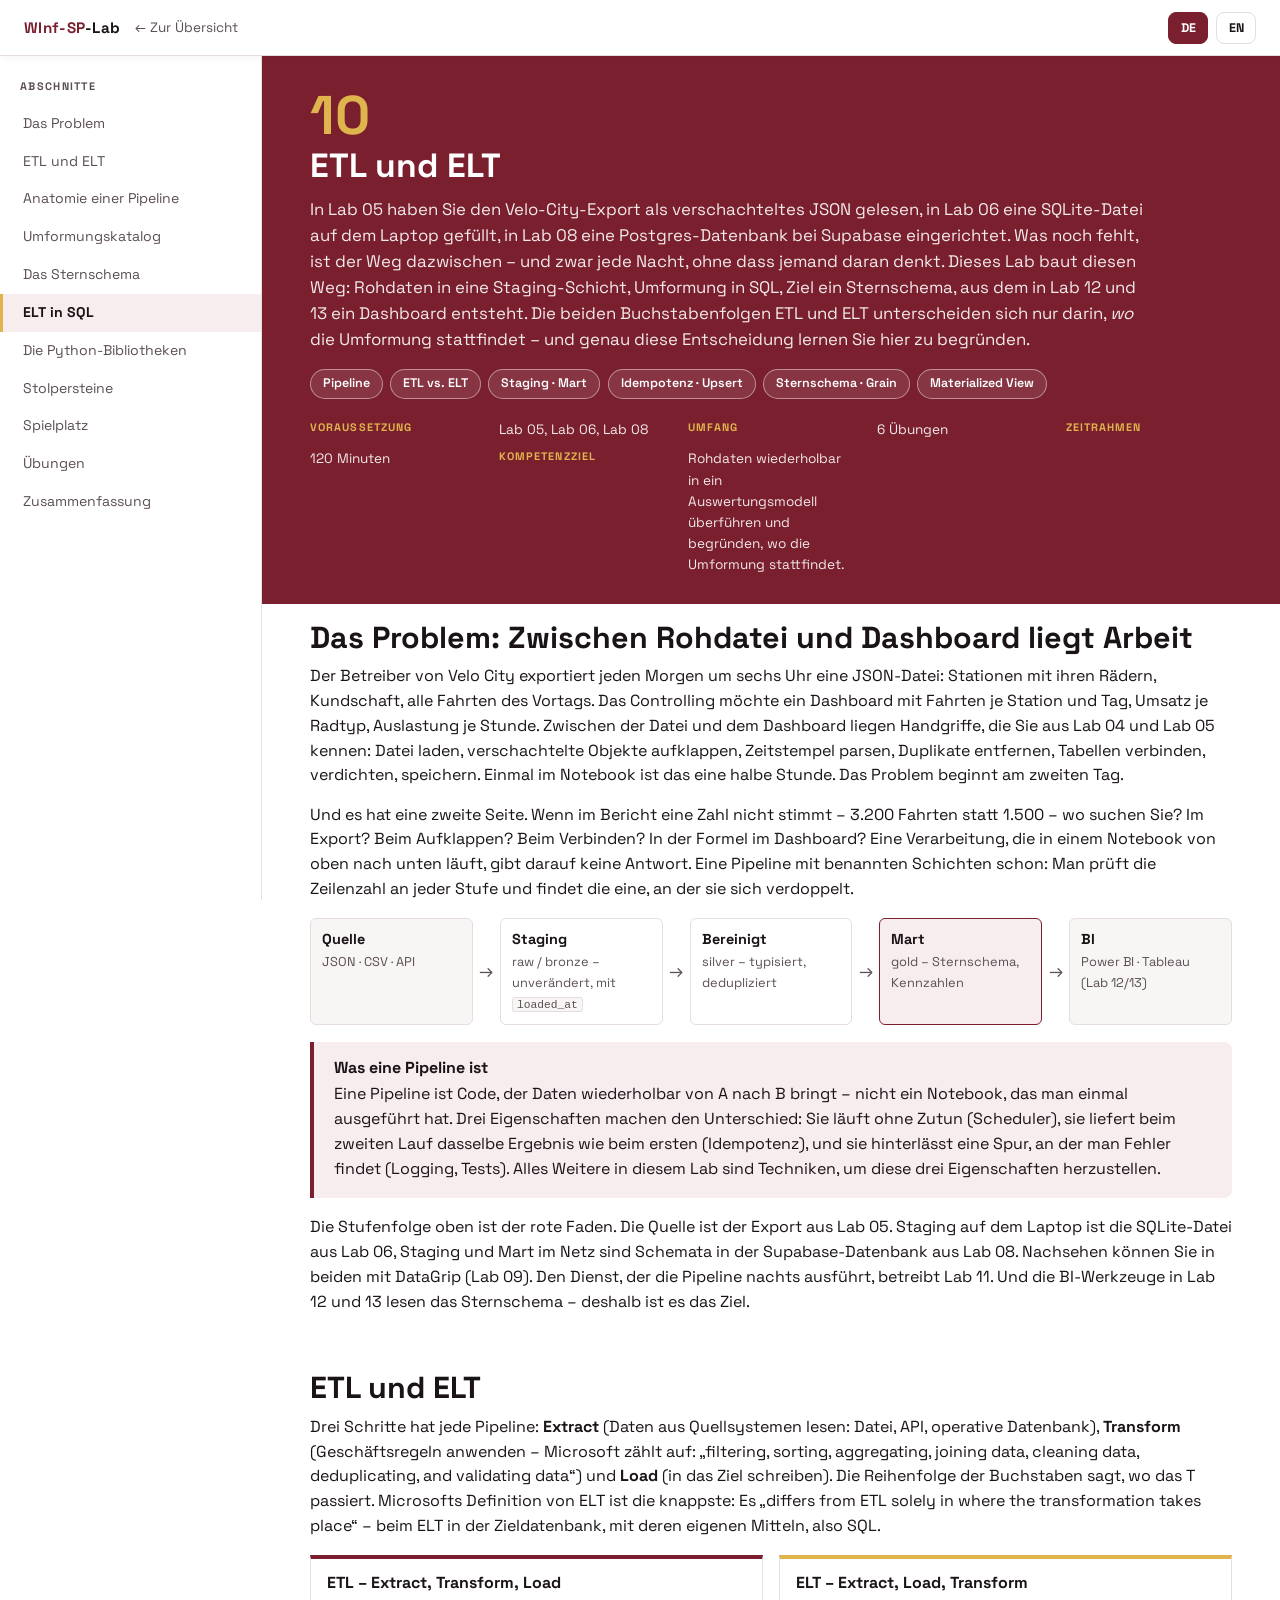
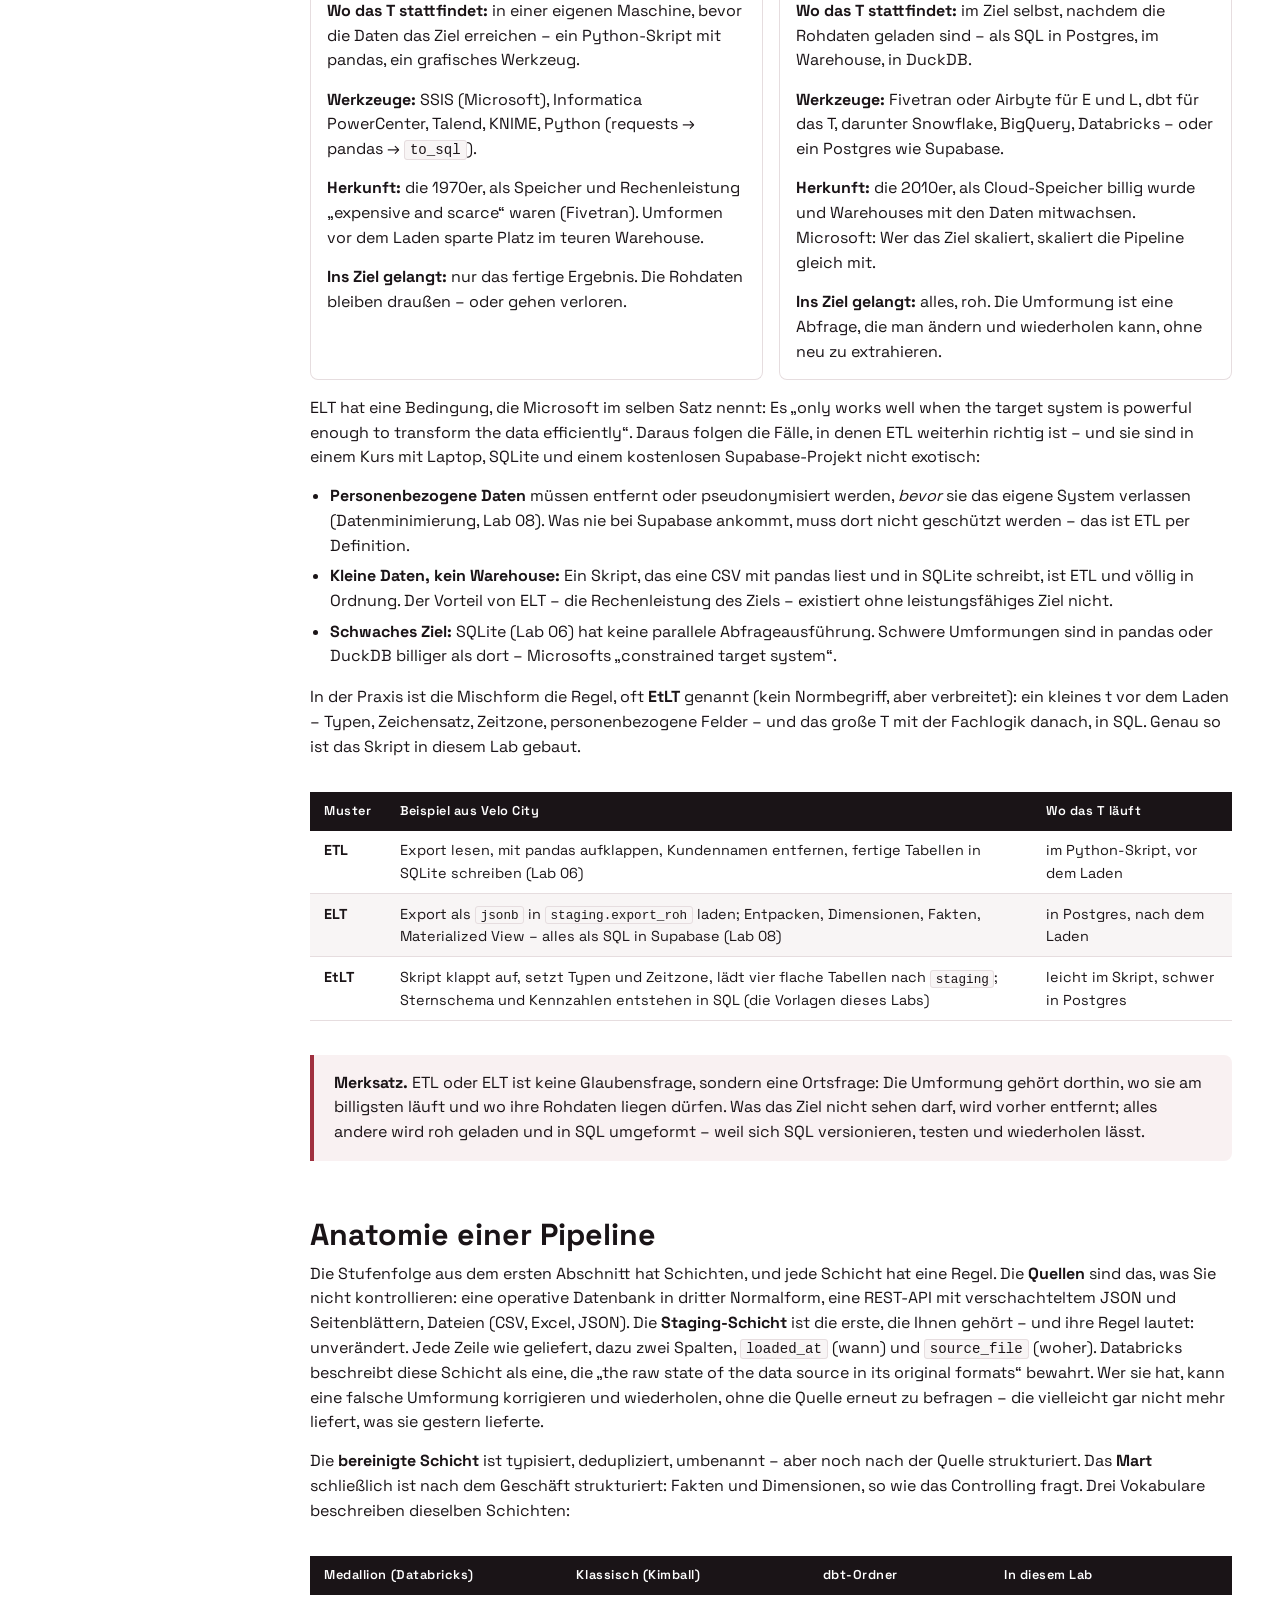
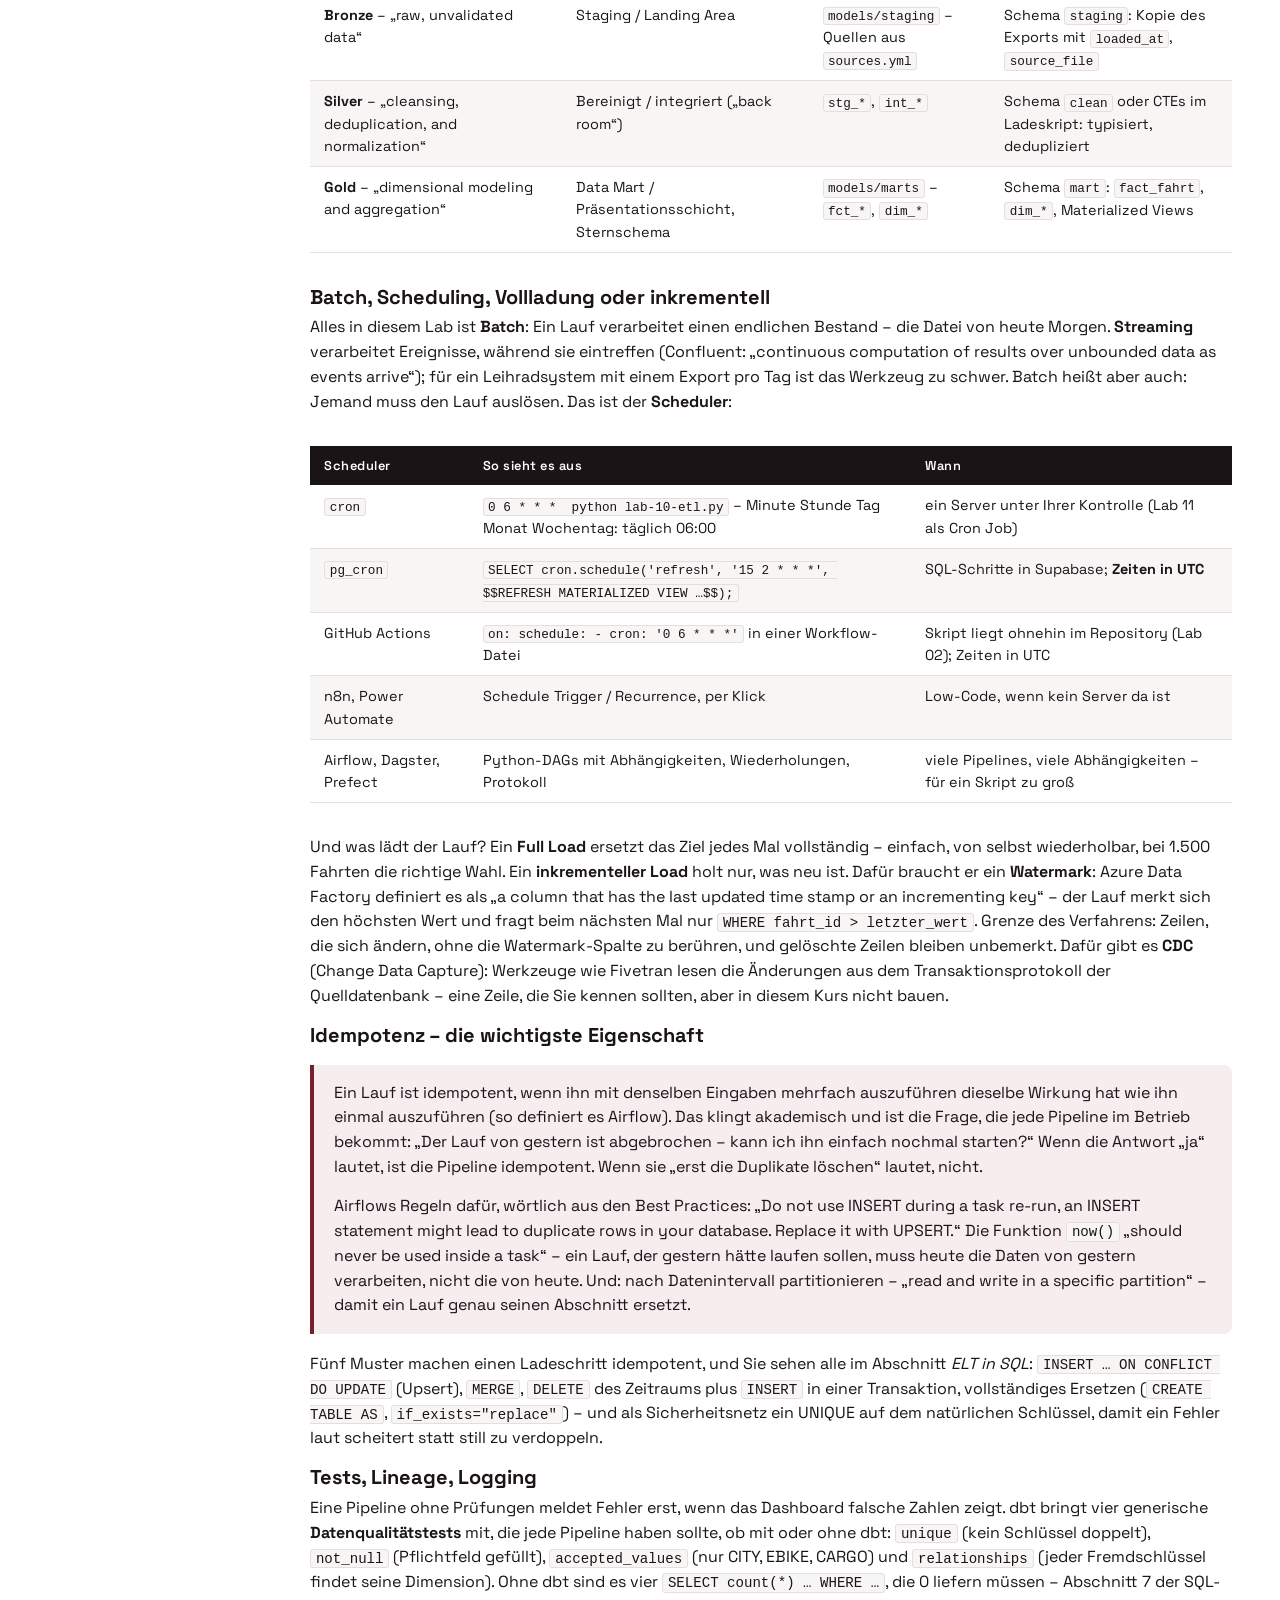
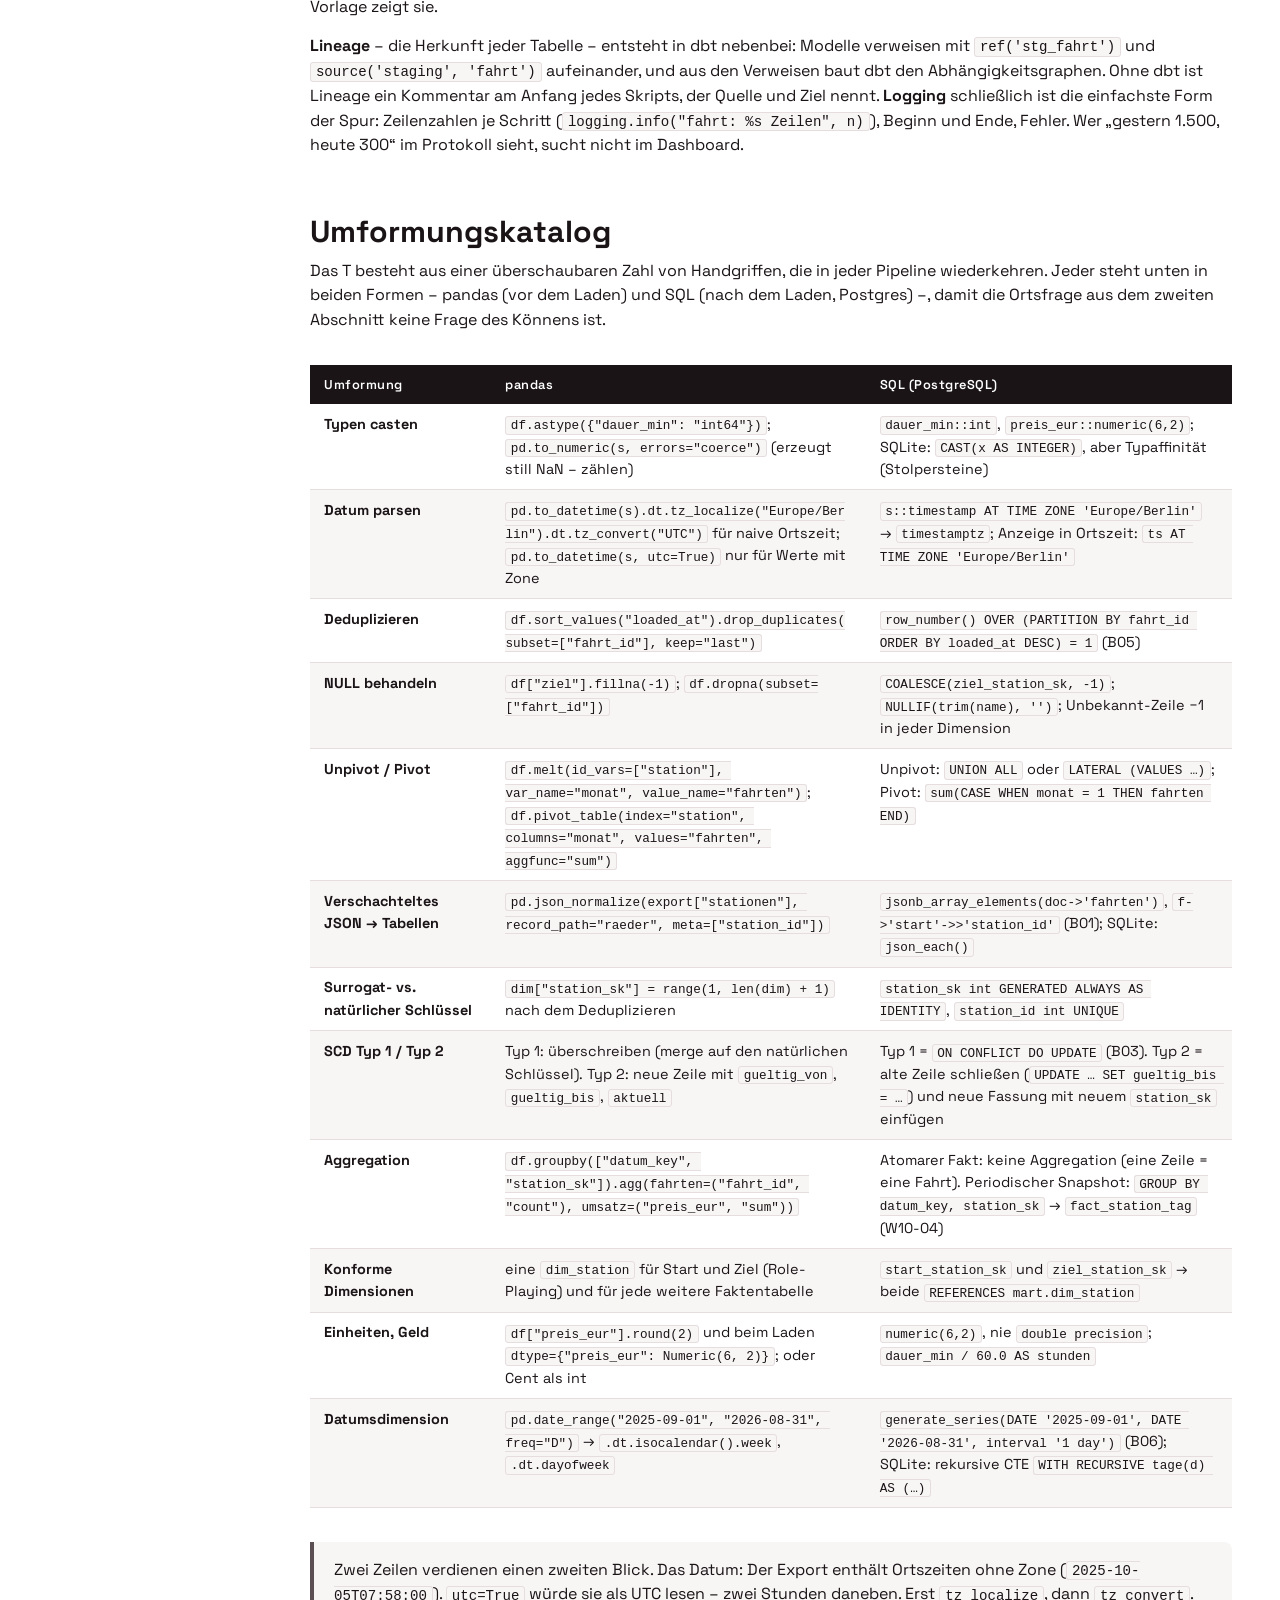
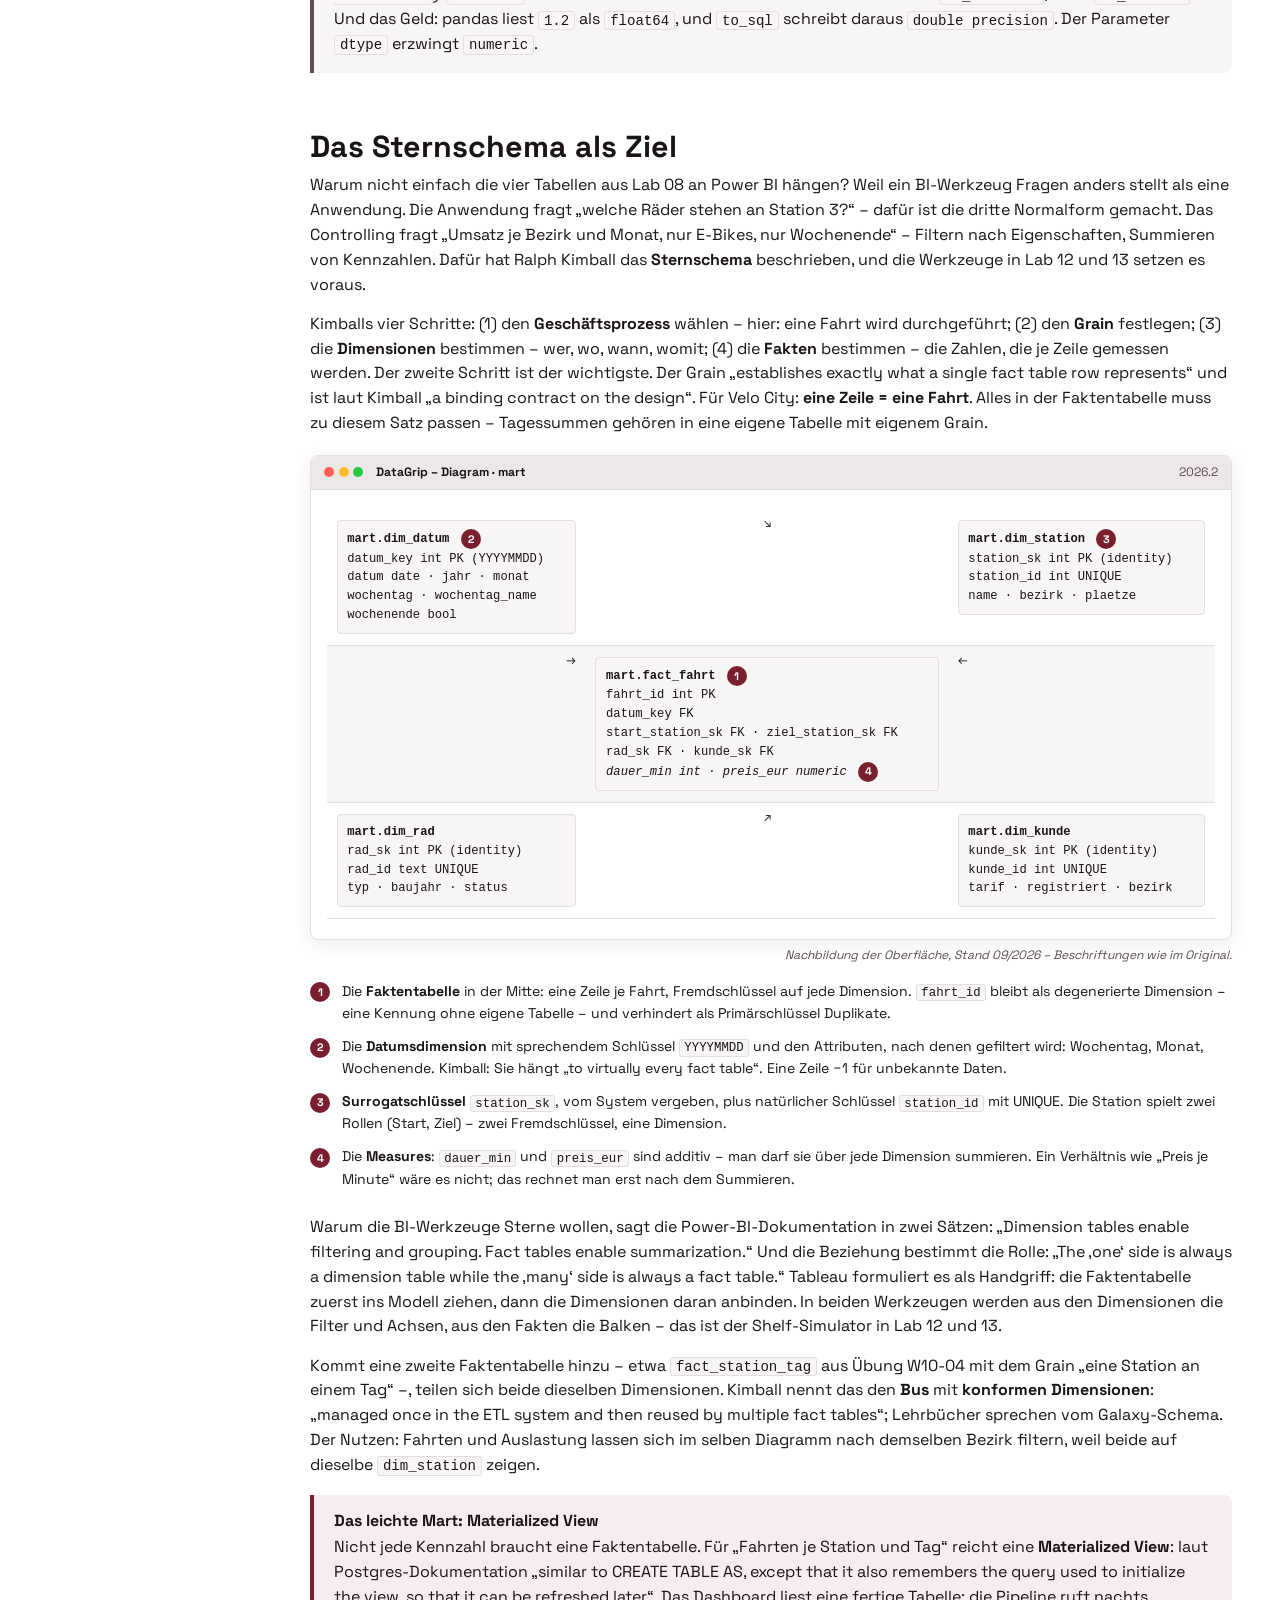
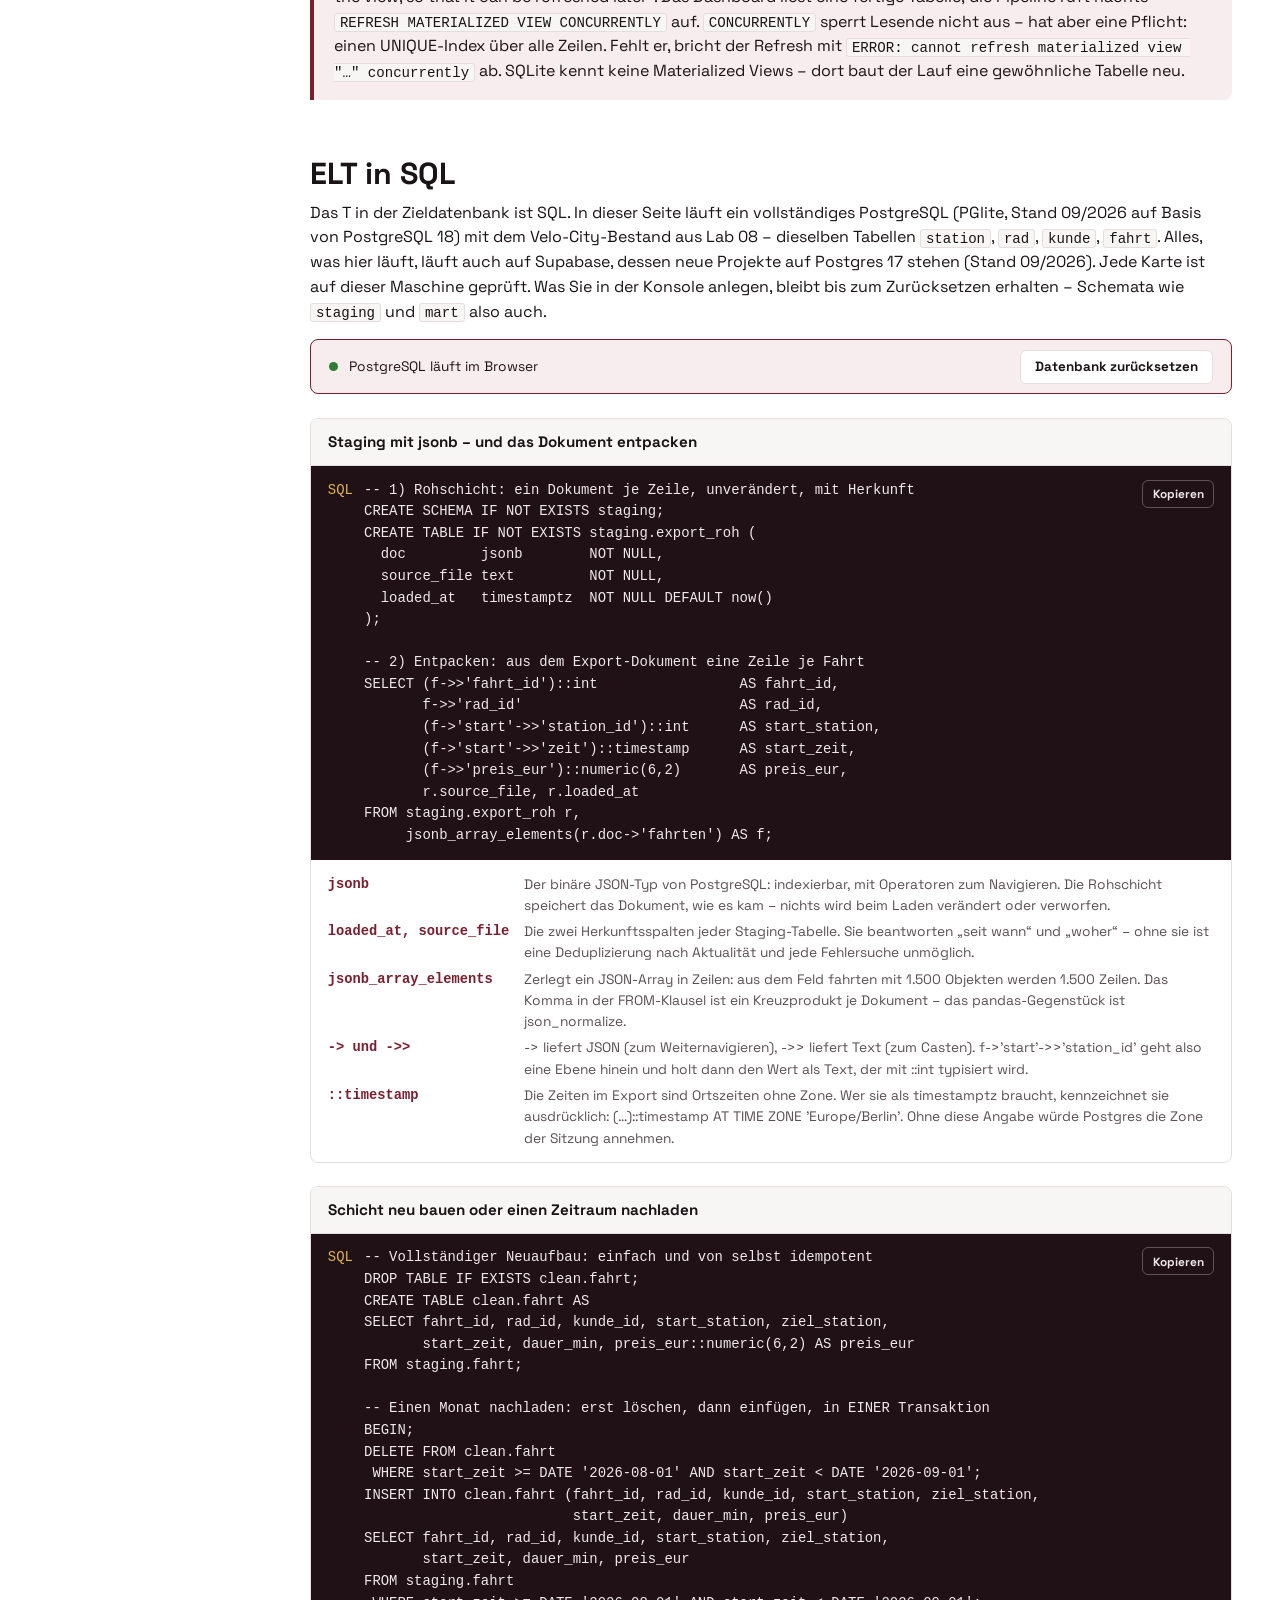
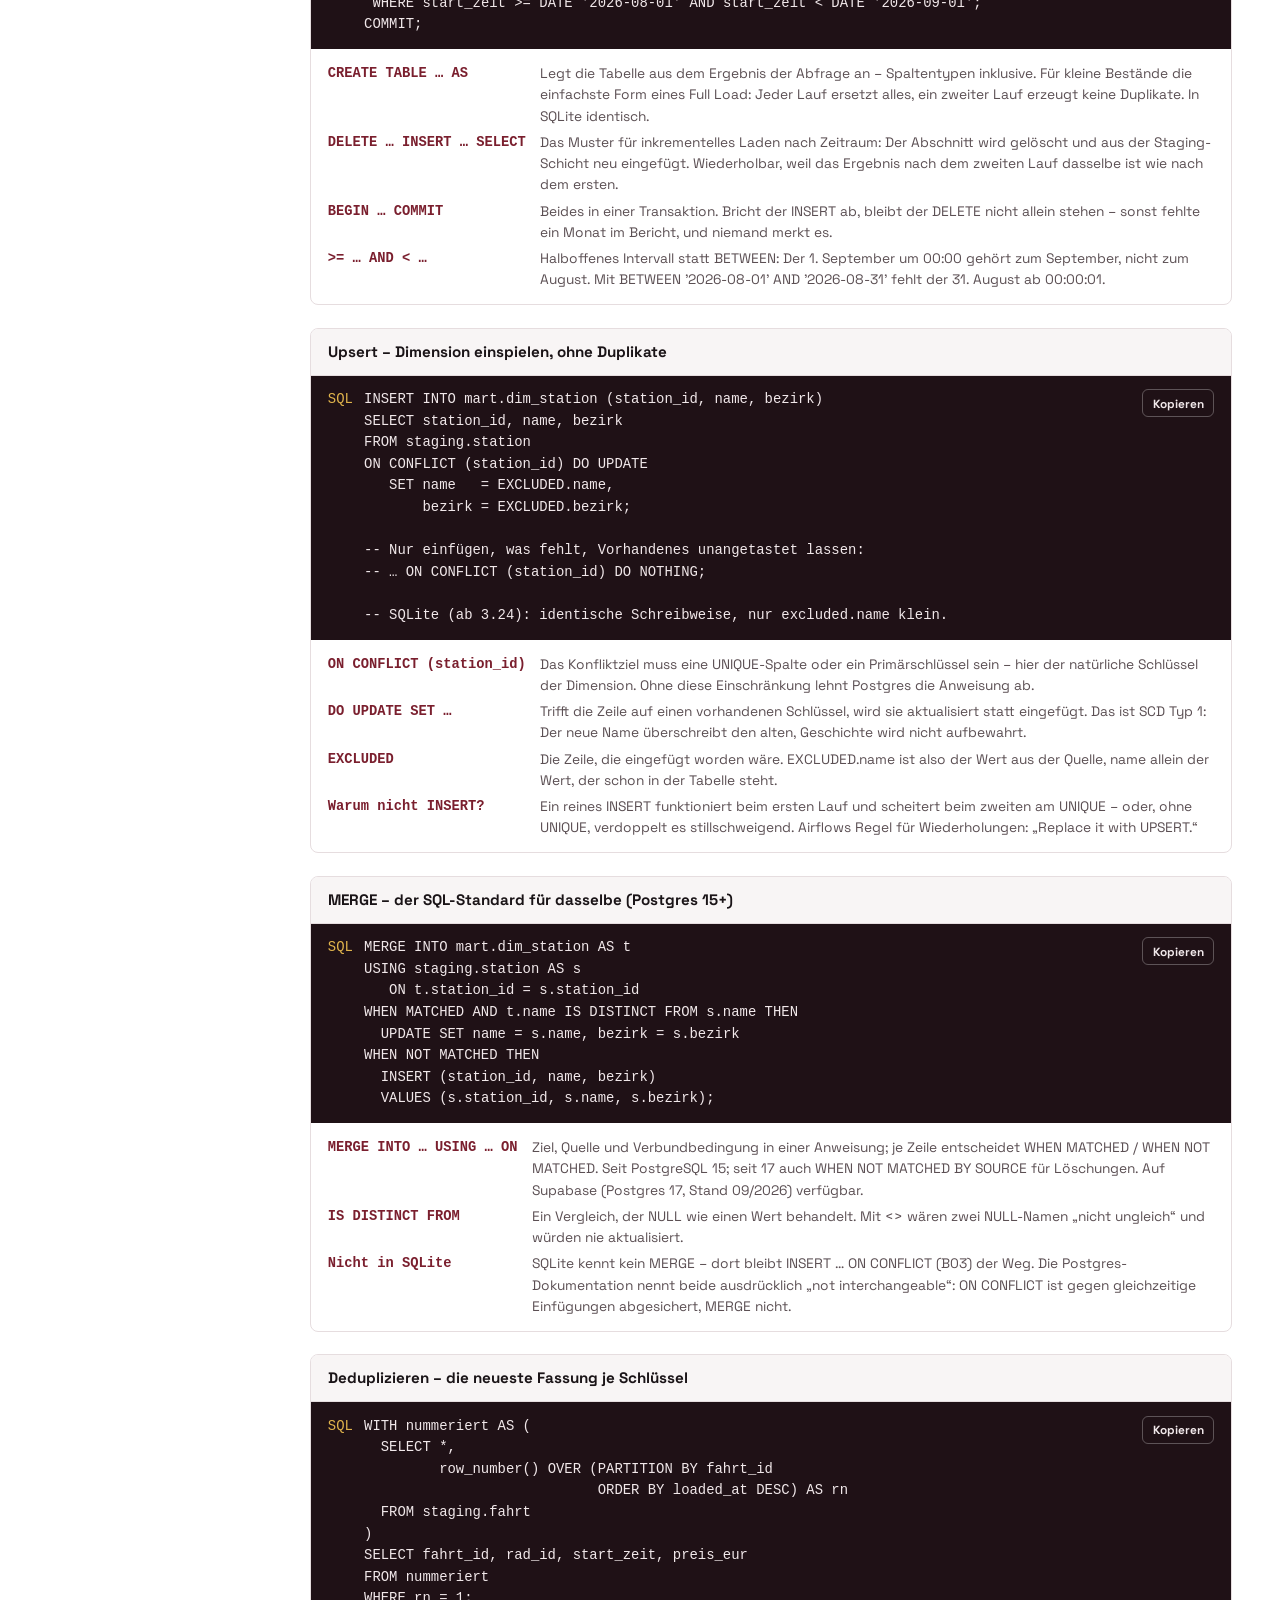
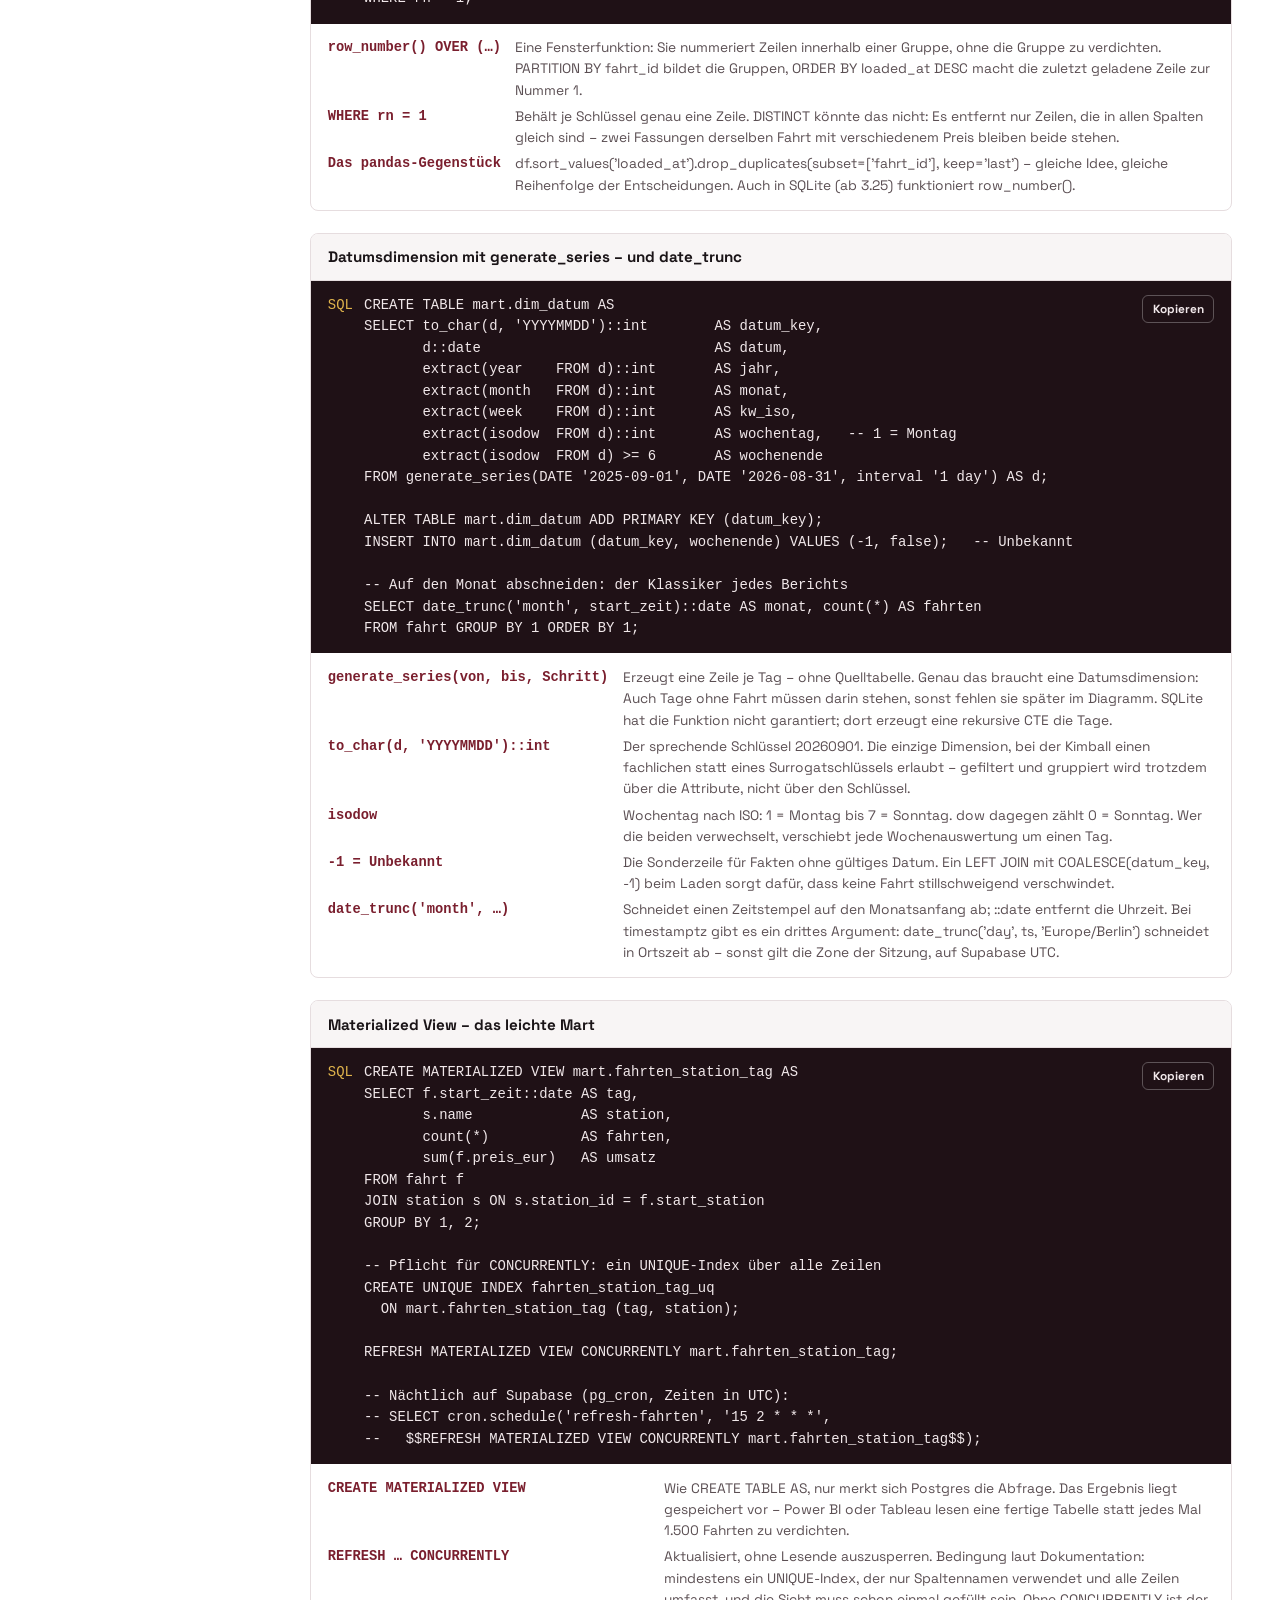
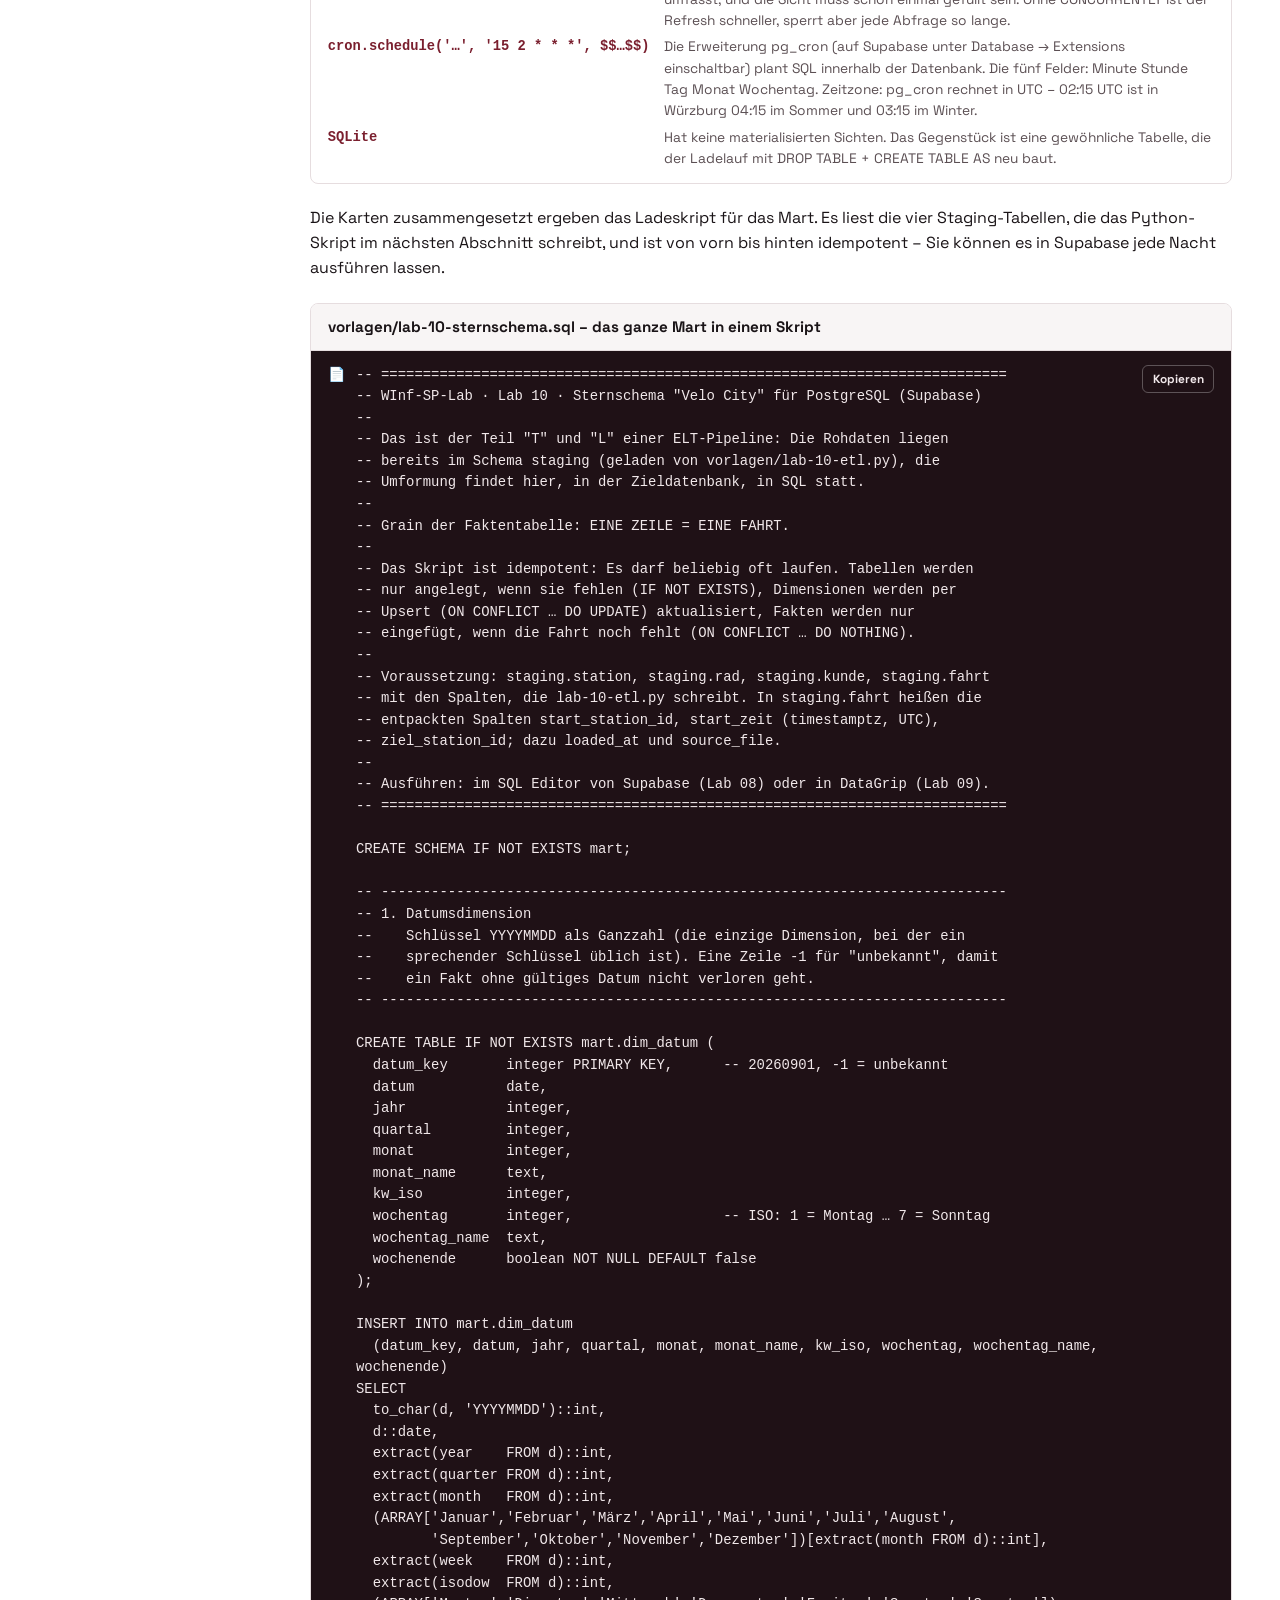
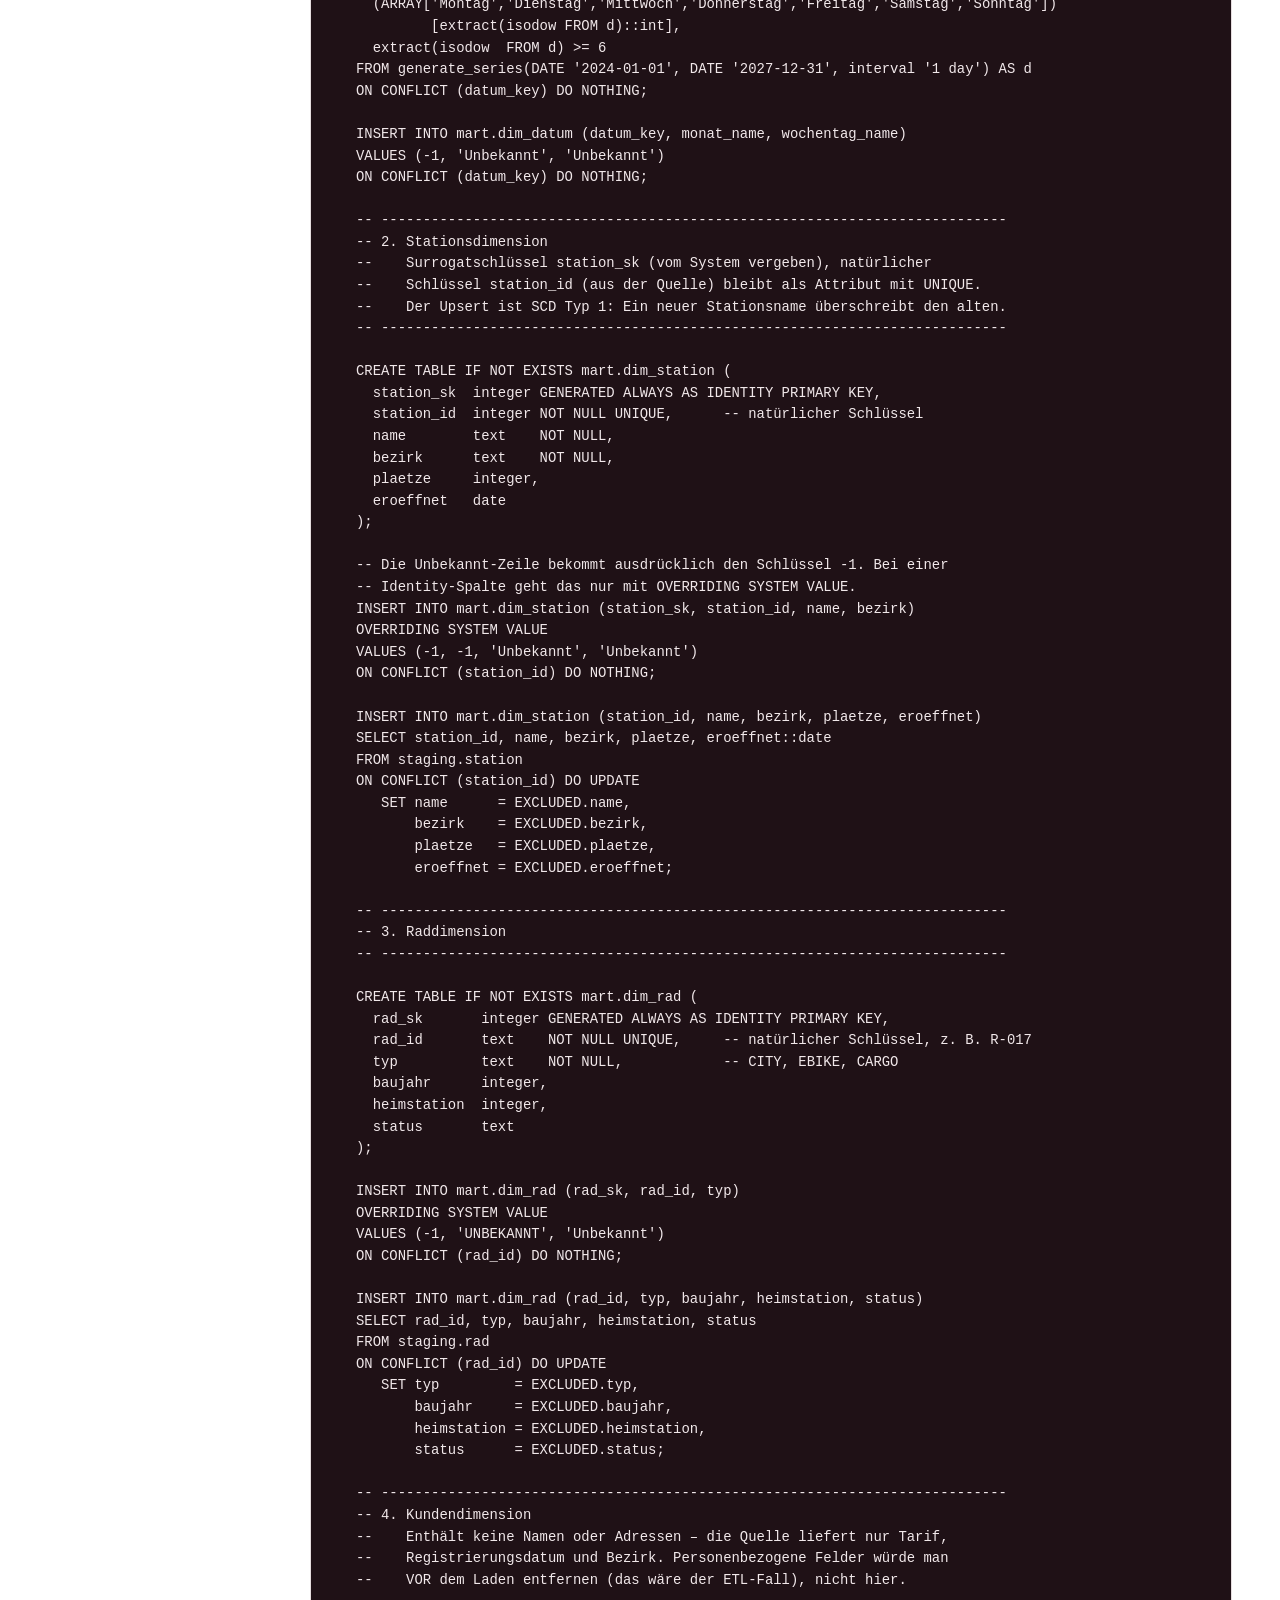
<file: lab-10-etl.html>
<!DOCTYPE html>
<html lang="de" data-lang="de">
<head>
  <meta charset="UTF-8" />
  <meta name="viewport" content="width=device-width, initial-scale=1.0" />
  <title>Lab 10 · ETL und ELT · WInf-SP-Lab</title>
  <meta name="winf:titel-en" content="Lab 10 · ETL and ELT · WInf-SP-Lab" />
  <link rel="preconnect" href="https://fonts.googleapis.com">
  <link rel="preconnect" href="https://fonts.gstatic.com" crossorigin>
  <link href="https://fonts.googleapis.com/css2?family=Space+Grotesk:wght@400;500;600;700;800&display=swap" rel="stylesheet">
  <link rel="stylesheet" href="assets/winf.css" />
  <link rel="icon" href="data:image/svg+xml,<svg xmlns='http://www.w3.org/2000/svg' viewBox='0 0 32 32'><rect width='32' height='32' fill='%237A1F2E'/><text x='16' y='23' font-family='sans-serif' font-size='18' font-weight='bold' text-anchor='middle' fill='%23E0B44C'>W</text></svg>" />
</head>
<body class="lab-page" data-lab="lab-10">

<header class="header">
  <div class="header-left">
    <a class="header-logo" href="index.html" data-lab-link><span class="mark">WInf-SP</span>-Lab</a>
    <a class="header-back" href="index.html" data-lab-link>
      <span lang="de">← Zur Übersicht</span><span lang="en">← Back to overview</span>
    </a>
  </div>
  <div class="header-right">
    <button class="lang-btn active" data-lang-btn="de" aria-pressed="true">DE</button>
    <button class="lang-btn" data-lang-btn="en" aria-pressed="false">EN</button>
  </div>
</header>

<nav class="sidebar" aria-label="Lab-Navigation">
  <div class="sidebar-title"><span lang="de">Abschnitte</span><span lang="en">Sections</span></div>
  <a class="sidebar-link" href="#warum"><span lang="de">Das Problem</span><span lang="en">The problem</span></a>
  <a class="sidebar-link" href="#etl-elt"><span lang="de">ETL und ELT</span><span lang="en">ETL and ELT</span></a>
  <a class="sidebar-link" href="#anatomie"><span lang="de">Anatomie einer Pipeline</span><span lang="en">Anatomy of a pipeline</span></a>
  <a class="sidebar-link" href="#katalog"><span lang="de">Umformungskatalog</span><span lang="en">Transformation catalogue</span></a>
  <a class="sidebar-link" href="#stern"><span lang="de">Das Sternschema</span><span lang="en">The star schema</span></a>
  <a class="sidebar-link" href="#sql"><span lang="de">ELT in SQL</span><span lang="en">ELT in SQL</span></a>
  <a class="sidebar-link" href="#python"><span lang="de">Die Python-Bibliotheken</span><span lang="en">The Python libraries</span></a>
  <a class="sidebar-link" href="#stolper"><span lang="de">Stolpersteine</span><span lang="en">Pitfalls</span></a>
  <a class="sidebar-link" href="#spielplatz"><span lang="de">Spielplatz</span><span lang="en">Playground</span></a>
  <a class="sidebar-link" href="#uebungen"><span lang="de">Übungen</span><span lang="en">Exercises</span></a>
  <a class="sidebar-link" href="#zusammenfassung"><span lang="de">Zusammenfassung</span><span lang="en">Summary</span></a>
</nav>

<div class="lab-header">
  <div class="lab-num-big">10</div>
  <h1 class="lab-title"><span lang="de">ETL und ELT</span><span lang="en">ETL and ELT</span></h1>
  <p class="lab-intro">
    <span lang="de">In Lab 05 haben Sie den Velo-City-Export als verschachteltes JSON gelesen, in Lab 06 eine
      SQLite-Datei auf dem Laptop gefüllt, in Lab 08 eine Postgres-Datenbank bei Supabase eingerichtet. Was noch fehlt,
      ist der Weg dazwischen – und zwar jede Nacht, ohne dass jemand daran denkt. Dieses Lab
      baut diesen Weg: Rohdaten in eine Staging-Schicht, Umformung in SQL, Ziel ein Sternschema, aus dem in Lab 12
      und 13 ein Dashboard entsteht. Die beiden Buchstabenfolgen ETL und ELT unterscheiden sich nur darin, <em>wo</em>
      die Umformung stattfindet – und genau diese Entscheidung lernen Sie hier zu begründen.</span>
    <span lang="en">In lab 05 you read the Velo City export as nested JSON, in lab 06 you filled an SQLite file on
      the laptop, in lab 08 you set up a Postgres database on Supabase. What is still missing is the route in between – every night, without anyone having to remember. This lab builds that route: raw data into a
      staging layer, transformation in SQL, target a star schema from which a dashboard emerges in labs 12 and 13. The
      two letter sequences ETL and ELT differ only in <em>where</em> the transformation takes place – and it is
      precisely that decision you learn to justify here.</span>
  </p>
  <div class="lernziele">
    <span class="lernziel-chip">Pipeline</span>
    <span class="lernziel-chip">ETL vs. ELT</span>
    <span class="lernziel-chip">Staging · Mart</span>
    <span class="lernziel-chip"><span lang="de">Idempotenz · Upsert</span><span lang="en">Idempotency · Upsert</span></span>
    <span class="lernziel-chip"><span lang="de">Sternschema · Grain</span><span lang="en">Star schema · Grain</span></span>
    <span class="lernziel-chip">Materialized View</span>
  </div>
  <div data-einordnung></div>
</div>

<main class="main-content">

  <!-- ============================================================ 1 -->
  <section class="section-block" id="warum">
    <h2><span lang="de">Das Problem: Zwischen Rohdatei und Dashboard liegt Arbeit</span><span lang="en">The problem: between raw file and dashboard lies work</span></h2>
    <p>
      <span lang="de">Der Betreiber von Velo City exportiert jeden Morgen um sechs Uhr eine JSON-Datei: Stationen mit
        ihren Rädern, Kundschaft, alle Fahrten des Vortags. Das Controlling möchte ein Dashboard mit Fahrten je Station
        und Tag, Umsatz je Radtyp, Auslastung je Stunde. Zwischen der Datei und dem Dashboard liegen Handgriffe, die Sie
        aus Lab 04 und Lab 05 kennen: Datei laden, verschachtelte Objekte aufklappen, Zeitstempel parsen, Duplikate
        entfernen, Tabellen verbinden, verdichten, speichern. Einmal im Notebook ist das eine halbe Stunde. Das Problem
        beginnt am zweiten Tag.</span>
      <span lang="en">The operator of Velo City exports a JSON file every morning at six: stations with their bikes,
        customers, all rides of the previous day. Controlling wants a dashboard with rides per station and day, revenue
        per bike type, utilisation per hour. Between the file and the dashboard lie steps you know from labs 04 and 05:
        load the file, flatten nested objects, parse timestamps, remove duplicates, join tables, aggregate, store. Once
        in a notebook that is half an hour. The problem begins on day two.</span>
    </p>
    <p>
      <span lang="de">Und es hat eine zweite Seite. Wenn im Bericht eine Zahl nicht stimmt – 3.200 Fahrten statt 1.500 –
        wo suchen Sie? Im Export? Beim Aufklappen? Beim Verbinden? In der Formel im Dashboard? Eine Verarbeitung, die
        in einem Notebook von oben nach unten läuft, gibt darauf keine Antwort. Eine Pipeline mit benannten Schichten
        schon: Man prüft die Zeilenzahl an jeder Stufe und findet die eine, an der sie sich verdoppelt.</span>
      <span lang="en">And it has a second side. When a figure in the report is wrong – 3,200 rides instead of 1,500 –
        where do you look? In the export? In the flattening? In the join? In the formula in the dashboard? A process
        that runs top to bottom in a notebook gives no answer. A pipeline with named layers does: you check the row
        count at every stage and find the one where it doubles.</span>
    </p>
    <div class="kette">
      <div class="glied hell"><span class="titel"><span lang="de">Quelle</span><span lang="en">Source</span></span><span class="was">JSON · CSV · API</span></div>
      <span class="pfeil">→</span>
      <div class="glied"><span class="titel">Staging</span><span class="was"><span lang="de">raw / bronze – unverändert, mit <code>loaded_at</code></span><span lang="en">raw / bronze – unchanged, with <code>loaded_at</code></span></span></div>
      <span class="pfeil">→</span>
      <div class="glied"><span class="titel"><span lang="de">Bereinigt</span><span lang="en">Cleaned</span></span><span class="was"><span lang="de">silver – typisiert, dedupliziert</span><span lang="en">silver – typed, deduplicated</span></span></div>
      <span class="pfeil">→</span>
      <div class="glied betont"><span class="titel">Mart</span><span class="was"><span lang="de">gold – Sternschema, Kennzahlen</span><span lang="en">gold – star schema, measures</span></span></div>
      <span class="pfeil">→</span>
      <div class="glied hell"><span class="titel">BI</span><span class="was">Power BI · Tableau (Lab 12/13)</span></div>
    </div>
    <div class="concept-box">
      <h3><span lang="de">Was eine Pipeline ist</span><span lang="en">What a pipeline is</span></h3>
      <p><span lang="de">Eine Pipeline ist Code, der Daten wiederholbar von A nach B bringt – nicht ein Notebook, das
        man einmal ausgeführt hat. Drei Eigenschaften machen den Unterschied: Sie läuft ohne Zutun (Scheduler), sie
        liefert beim zweiten Lauf dasselbe Ergebnis wie beim ersten (Idempotenz), und sie hinterlässt eine Spur, an der
        man Fehler findet (Logging, Tests). Alles Weitere in diesem Lab sind Techniken, um diese drei Eigenschaften
        herzustellen.</span>
      <span lang="en">A pipeline is code that moves data from A to B repeatably – not a notebook that was run once.
        Three properties make the difference: it runs without intervention (scheduler), it yields the same result on the
        second run as on the first (idempotency), and it leaves a trail along which errors can be found (logging,
        tests). Everything else in this lab is technique for establishing those three properties.</span></p>
    </div>
    <p>
      <span lang="de">Die Stufenfolge oben ist der rote Faden. Die Quelle ist der Export aus Lab 05. Staging auf dem Laptop
        ist die SQLite-Datei aus Lab 06, Staging und Mart im Netz sind Schemata in der Supabase-Datenbank aus Lab 08.
        Nachsehen können Sie in beiden mit DataGrip (Lab 09). Den Dienst, der die Pipeline nachts ausführt, betreibt
        Lab 11. Und die BI-Werkzeuge in Lab 12 und 13 lesen das Sternschema – deshalb ist es das Ziel.</span>
      <span lang="en">The sequence of stages above is the thread. The source is the export from lab 05. Staging on the laptop is the
        SQLite file from lab 06, staging and mart online are schemas in the Supabase database from lab 08. You can
        inspect both with DataGrip (lab 09). The service that runs the pipeline at night is operated in lab 11. And the
        BI tools in labs 12 and 13 read the star schema – which is why it is the target.</span>
    </p>
  </section>

  <!-- ============================================================ 2 -->
  <section class="section-block" id="etl-elt">
    <h2><span lang="de">ETL und ELT</span><span lang="en">ETL and ELT</span></h2>
    <p>
      <span lang="de">Drei Schritte hat jede Pipeline: <strong>Extract</strong> (Daten aus Quellsystemen lesen: Datei,
        API, operative Datenbank), <strong>Transform</strong> (Geschäftsregeln anwenden – Microsoft zählt auf:
        „filtering, sorting, aggregating, joining data, cleaning data, deduplicating, and validating data“) und
        <strong>Load</strong> (in das Ziel schreiben). Die Reihenfolge der Buchstaben sagt, wo das T passiert. Microsofts
        Definition von ELT ist die knappste: Es „differs from ETL solely in where the transformation takes place“ –
        beim ELT in der Zieldatenbank, mit deren eigenen Mitteln, also SQL.</span>
      <span lang="en">Every pipeline has three steps: <strong>Extract</strong> (read data from source systems: file,
        API, operational database), <strong>Transform</strong> (apply business rules – Microsoft lists: “filtering,
        sorting, aggregating, joining data, cleaning data, deduplicating, and validating data”) and <strong>Load</strong>
        (write into the target). The order of the letters says where the T happens. Microsoft's definition of ELT is
        the tersest: it “differs from ETL solely in where the transformation takes place” – in ELT inside the target
        database, with its own means, that is SQL.</span>
    </p>
    <div class="vergleich">
      <div>
        <h3>ETL – Extract, Transform, Load</h3>
        <p><span lang="de"><strong>Wo das T stattfindet:</strong> in einer eigenen Maschine, bevor die Daten das Ziel
          erreichen – ein Python-Skript mit pandas, ein grafisches Werkzeug.</span>
        <span lang="en"><strong>Where the T happens:</strong> in a separate engine, before the data reaches the target –
          a Python script with pandas, a graphical tool.</span></p>
        <p><span lang="de"><strong>Werkzeuge:</strong> SSIS (Microsoft), Informatica PowerCenter, Talend, KNIME, Python
          (requests → pandas → <code>to_sql</code>).</span>
        <span lang="en"><strong>Tools:</strong> SSIS (Microsoft), Informatica PowerCenter, Talend, KNIME, Python (requests
          → pandas → <code>to_sql</code>).</span></p>
        <p><span lang="de"><strong>Herkunft:</strong> die 1970er, als Speicher und Rechenleistung „expensive and scarce“
          waren (Fivetran). Umformen vor dem Laden sparte Platz im teuren Warehouse.</span>
        <span lang="en"><strong>Origin:</strong> the 1970s, when storage and compute were “expensive and scarce”
          (Fivetran). Transforming before loading saved space in the expensive warehouse.</span></p>
        <p><span lang="de"><strong>Ins Ziel gelangt:</strong> nur das fertige Ergebnis. Die Rohdaten bleiben draußen –
          oder gehen verloren.</span>
        <span lang="en"><strong>What reaches the target:</strong> only the finished result. The raw data stays outside –
          or is lost.</span></p>
      </div>
      <div>
        <h3>ELT – Extract, Load, Transform</h3>
        <p><span lang="de"><strong>Wo das T stattfindet:</strong> im Ziel selbst, nachdem die Rohdaten geladen sind –
          als SQL in Postgres, im Warehouse, in DuckDB.</span>
        <span lang="en"><strong>Where the T happens:</strong> in the target itself, after the raw data is loaded – as
          SQL in Postgres, in the warehouse, in DuckDB.</span></p>
        <p><span lang="de"><strong>Werkzeuge:</strong> Fivetran oder Airbyte für E und L, dbt für das T, darunter
          Snowflake, BigQuery, Databricks – oder ein Postgres wie Supabase.</span>
        <span lang="en"><strong>Tools:</strong> Fivetran or Airbyte for E and L, dbt for the T, underneath Snowflake,
          BigQuery, Databricks – or a Postgres such as Supabase.</span></p>
        <p><span lang="de"><strong>Herkunft:</strong> die 2010er, als Cloud-Speicher billig wurde und Warehouses mit den
          Daten mitwachsen. Microsoft: Wer das Ziel skaliert, skaliert die Pipeline gleich mit.</span>
        <span lang="en"><strong>Origin:</strong> the 2010s, when cloud storage became cheap and warehouses scale with the
          data. Microsoft: scaling the target scales the pipeline with it.</span></p>
        <p><span lang="de"><strong>Ins Ziel gelangt:</strong> alles, roh. Die Umformung ist eine Abfrage, die man ändern
          und wiederholen kann, ohne neu zu extrahieren.</span>
        <span lang="en"><strong>What reaches the target:</strong> everything, raw. The transformation is a query you can
          change and repeat without extracting again.</span></p>
      </div>
    </div>
    <p>
      <span lang="de">ELT hat eine Bedingung, die Microsoft im selben Satz nennt: Es „only works well when the target
        system is powerful enough to transform the data efficiently“. Daraus folgen die Fälle, in denen ETL weiterhin
        richtig ist – und sie sind in einem Kurs mit Laptop, SQLite und einem kostenlosen Supabase-Projekt nicht
        exotisch:</span>
      <span lang="en">ELT has a condition Microsoft names in the same sentence: it “only works well when the target
        system is powerful enough to transform the data efficiently”. From that follow the cases in which ETL remains
        right – and in a course with a laptop, SQLite and a free Supabase project they are not exotic:</span>
    </p>
    <ul>
      <li><span lang="de"><strong>Personenbezogene Daten</strong> müssen entfernt oder pseudonymisiert werden, <em>bevor</em>
        sie das eigene System verlassen (Datenminimierung, Lab 08). Was nie bei Supabase ankommt, muss dort nicht
        geschützt werden – das ist ETL per Definition.</span>
        <span lang="en"><strong>Personal data</strong> must be removed or pseudonymised <em>before</em> it leaves your own
        system (data minimisation, lab 08). What never arrives at Supabase need not be protected there – that is ETL by
        definition.</span></li>
      <li><span lang="de"><strong>Kleine Daten, kein Warehouse:</strong> Ein Skript, das eine CSV mit pandas liest und in
        SQLite schreibt, ist ETL und völlig in Ordnung. Der Vorteil von ELT – die Rechenleistung des Ziels – existiert
        ohne leistungsfähiges Ziel nicht.</span>
        <span lang="en"><strong>Small data, no warehouse:</strong> a script that reads a CSV with pandas and writes to
        SQLite is ETL and perfectly fine. ELT's advantage – the target's compute – does not exist without a capable
        target.</span></li>
      <li><span lang="de"><strong>Schwaches Ziel:</strong> SQLite (Lab 06) hat keine parallele Abfrageausführung. Schwere
        Umformungen sind in pandas oder DuckDB billiger als dort – Microsofts „constrained target system“.</span>
        <span lang="en"><strong>Weak target:</strong> SQLite (lab 06) has no parallel query execution. Heavy
        transformations are cheaper in pandas or DuckDB than there – Microsoft's “constrained target system”.</span></li>
    </ul>
    <p>
      <span lang="de">In der Praxis ist die Mischform die Regel, oft <strong>EtLT</strong> genannt (kein Normbegriff,
        aber verbreitet): ein kleines t vor dem Laden – Typen, Zeichensatz, Zeitzone, personenbezogene Felder – und
        das große T mit der Fachlogik danach, in SQL. Genau so ist das Skript in diesem Lab gebaut.</span>
      <span lang="en">In practice the hybrid is the rule, often called <strong>EtLT</strong> (not a standard term, but
        widespread): a small t before loading – types, encoding, time zone, personal fields – and the big T with the
        business logic afterwards, in SQL. That is exactly how the script in this lab is built.</span>
    </p>
    <div class="table-scroll">
      <table>
        <thead>
          <tr>
            <th><span lang="de">Muster</span><span lang="en">Pattern</span></th>
            <th><span lang="de">Beispiel aus Velo City</span><span lang="en">Velo City example</span></th>
            <th><span lang="de">Wo das T läuft</span><span lang="en">Where the T runs</span></th>
          </tr>
        </thead>
        <tbody>
          <tr>
            <td><strong>ETL</strong></td>
            <td><span lang="de">Export lesen, mit pandas aufklappen, Kundennamen entfernen, fertige Tabellen in SQLite schreiben (Lab 06)</span><span lang="en">Read export, flatten with pandas, drop customer names, write finished tables to SQLite (lab 06)</span></td>
            <td><span lang="de">im Python-Skript, vor dem Laden</span><span lang="en">in the Python script, before loading</span></td>
          </tr>
          <tr>
            <td><strong>ELT</strong></td>
            <td><span lang="de">Export als <code>jsonb</code> in <code>staging.export_roh</code> laden; Entpacken, Dimensionen, Fakten, Materialized View – alles als SQL in Supabase (Lab 08)</span><span lang="en">Load export as <code>jsonb</code> into <code>staging.export_roh</code>; unpacking, dimensions, facts, materialized view – all as SQL in Supabase (lab 08)</span></td>
            <td><span lang="de">in Postgres, nach dem Laden</span><span lang="en">in Postgres, after loading</span></td>
          </tr>
          <tr>
            <td><strong>EtLT</strong></td>
            <td><span lang="de">Skript klappt auf, setzt Typen und Zeitzone, lädt vier flache Tabellen nach <code>staging</code>; Sternschema und Kennzahlen entstehen in SQL (die Vorlagen dieses Labs)</span><span lang="en">Script flattens, sets types and time zone, loads four flat tables into <code>staging</code>; star schema and measures are built in SQL (this lab's templates)</span></td>
            <td><span lang="de">leicht im Skript, schwer in Postgres</span><span lang="en">light in the script, heavy in Postgres</span></td>
          </tr>
        </tbody>
      </table>
    </div>
    <div class="tip-box">
      <p><span lang="de"><strong>Merksatz.</strong> ETL oder ELT ist keine Glaubensfrage, sondern eine Ortsfrage: Die
        Umformung gehört dorthin, wo sie am billigsten läuft und wo ihre Rohdaten liegen dürfen. Was das Ziel nicht
        sehen darf, wird vorher entfernt; alles andere wird roh geladen und in SQL umgeformt – weil sich SQL
        versionieren, testen und wiederholen lässt.</span>
      <span lang="en"><strong>Rule of thumb.</strong> ETL or ELT is not a matter of belief but of place: the
        transformation belongs where it runs cheapest and where its raw data is allowed to reside. What the target must
        not see is removed beforehand; everything else is loaded raw and transformed in SQL – because SQL can be
        versioned, tested and repeated.</span></p>
    </div>
  </section>

  <!-- ============================================================ 3 -->
  <section class="section-block" id="anatomie">
    <h2><span lang="de">Anatomie einer Pipeline</span><span lang="en">Anatomy of a pipeline</span></h2>
    <p>
      <span lang="de">Die Stufenfolge aus dem ersten Abschnitt hat Schichten, und jede Schicht hat eine Regel. Die
        <strong>Quellen</strong> sind das, was Sie nicht kontrollieren: eine operative Datenbank in dritter Normalform,
        eine REST-API mit verschachteltem JSON und Seitenblättern, Dateien (CSV, Excel, JSON). Die
        <strong>Staging-Schicht</strong> ist die erste, die Ihnen gehört – und ihre Regel lautet: unverändert. Jede Zeile
        wie geliefert, dazu zwei Spalten, <code>loaded_at</code> (wann) und <code>source_file</code> (woher). Databricks
        beschreibt diese Schicht als eine, die „the raw state of the data source in its original formats“ bewahrt. Wer
        sie hat, kann eine falsche Umformung korrigieren und wiederholen, ohne die Quelle erneut zu befragen – die
        vielleicht gar nicht mehr liefert, was sie gestern lieferte.</span>
      <span lang="en">The sequence from the first section has layers, and every layer has a rule. The <strong>sources</strong>
        are what you do not control: an operational database in third normal form, a REST API with nested JSON and
        pagination, files (CSV, Excel, JSON). The <strong>staging layer</strong> is the first one that belongs to you –
        and its rule is: unchanged. Every row as delivered, plus two columns, <code>loaded_at</code> (when) and
        <code>source_file</code> (from where). Databricks describes this layer as one that preserves “the raw state of
        the data source in its original formats”. Whoever has it can correct and repeat a wrong transformation without
        asking the source again – which may no longer deliver what it delivered yesterday.</span>
    </p>
    <p>
      <span lang="de">Die <strong>bereinigte Schicht</strong> ist typisiert, dedupliziert, umbenannt – aber noch nach
        der Quelle strukturiert. Das <strong>Mart</strong> schließlich ist nach dem Geschäft strukturiert: Fakten und
        Dimensionen, so wie das Controlling fragt. Drei Vokabulare beschreiben dieselben Schichten:</span>
      <span lang="en">The <strong>cleaned layer</strong> is typed, deduplicated, renamed – but still structured after the
        source. The <strong>mart</strong>, finally, is structured after the business: facts and dimensions, the way
        controlling asks. Three vocabularies describe the same layers:</span>
    </p>
    <div class="table-scroll">
      <table>
        <thead>
          <tr>
            <th><span lang="de">Medallion (Databricks)</span><span lang="en">Medallion (Databricks)</span></th>
            <th><span lang="de">Klassisch (Kimball)</span><span lang="en">Classic (Kimball)</span></th>
            <th><span lang="de">dbt-Ordner</span><span lang="en">dbt folder</span></th>
            <th><span lang="de">In diesem Lab</span><span lang="en">In this lab</span></th>
          </tr>
        </thead>
        <tbody>
          <tr>
            <td><strong>Bronze</strong> – <span lang="de">„raw, unvalidated data“</span><span lang="en">“raw, unvalidated data”</span></td>
            <td><span lang="de">Staging / Landing Area</span><span lang="en">Staging / landing area</span></td>
            <td><code>models/staging</code> – <span lang="de">Quellen aus <code>sources.yml</code></span><span lang="en">sources from <code>sources.yml</code></span></td>
            <td><span lang="de">Schema <code>staging</code>: Kopie des Exports mit <code>loaded_at</code>, <code>source_file</code></span><span lang="en">schema <code>staging</code>: copy of the export with <code>loaded_at</code>, <code>source_file</code></span></td>
          </tr>
          <tr>
            <td><strong>Silver</strong> – <span lang="de">„cleansing, deduplication, and normalization“</span><span lang="en">“cleansing, deduplication, and normalization”</span></td>
            <td><span lang="de">Bereinigt / integriert („back room“)</span><span lang="en">Cleaned / integrated (“back room”)</span></td>
            <td><code>stg_*</code>, <code>int_*</code></td>
            <td><span lang="de">Schema <code>clean</code> oder CTEs im Ladeskript: typisiert, dedupliziert</span><span lang="en">schema <code>clean</code> or CTEs in the load script: typed, deduplicated</span></td>
          </tr>
          <tr>
            <td><strong>Gold</strong> – <span lang="de">„dimensional modeling and aggregation“</span><span lang="en">“dimensional modeling and aggregation”</span></td>
            <td><span lang="de">Data Mart / Präsentationsschicht, Sternschema</span><span lang="en">Data mart / presentation layer, star schema</span></td>
            <td><code>models/marts</code> – <code>fct_*</code>, <code>dim_*</code></td>
            <td><span lang="de">Schema <code>mart</code>: <code>fact_fahrt</code>, <code>dim_*</code>, Materialized Views</span><span lang="en">schema <code>mart</code>: <code>fact_fahrt</code>, <code>dim_*</code>, materialized views</span></td>
          </tr>
        </tbody>
      </table>
    </div>
    <h3><span lang="de">Batch, Scheduling, Vollladung oder inkrementell</span><span lang="en">Batch, scheduling, full or incremental load</span></h3>
    <p>
      <span lang="de">Alles in diesem Lab ist <strong>Batch</strong>: Ein Lauf verarbeitet einen endlichen Bestand –
        die Datei von heute Morgen. <strong>Streaming</strong> verarbeitet Ereignisse, während sie eintreffen (Confluent:
        „continuous computation of results over unbounded data as events arrive“); für ein Leihradsystem mit einem
        Export pro Tag ist das Werkzeug zu schwer. Batch heißt aber auch: Jemand muss den Lauf auslösen. Das ist der
        <strong>Scheduler</strong>:</span>
      <span lang="en">Everything in this lab is <strong>batch</strong>: one run processes a finite set – this morning's
        file. <strong>Streaming</strong> processes events as they arrive (Confluent: “continuous computation of results
        over unbounded data as events arrive”); for a bike-share with one export per day that tool is too heavy. But
        batch also means: somebody has to trigger the run. That is the <strong>scheduler</strong>:</span>
    </p>
    <div class="table-scroll">
      <table>
        <thead>
          <tr>
            <th><span lang="de">Scheduler</span><span lang="en">Scheduler</span></th>
            <th><span lang="de">So sieht es aus</span><span lang="en">What it looks like</span></th>
            <th><span lang="de">Wann</span><span lang="en">When</span></th>
          </tr>
        </thead>
        <tbody>
          <tr><td><code>cron</code></td><td><code>0 6 * * *  python lab-10-etl.py</code> – <span lang="de">Minute Stunde Tag Monat Wochentag: täglich 06:00</span><span lang="en">minute hour day month weekday: daily 06:00</span></td><td><span lang="de">ein Server unter Ihrer Kontrolle (Lab 11 als Cron Job)</span><span lang="en">a server under your control (lab 11 as a cron job)</span></td></tr>
          <tr><td><code>pg_cron</code></td><td><code>SELECT cron.schedule('refresh', '15 2 * * *', $$REFRESH MATERIALIZED VIEW …$$);</code></td><td><span lang="de">SQL-Schritte in Supabase; <strong>Zeiten in UTC</strong></span><span lang="en">SQL steps in Supabase; <strong>times in UTC</strong></span></td></tr>
          <tr><td>GitHub Actions</td><td><code>on: schedule: - cron: '0 6 * * *'</code> <span lang="de">in einer Workflow-Datei</span><span lang="en">in a workflow file</span></td><td><span lang="de">Skript liegt ohnehin im Repository (Lab 02); Zeiten in UTC</span><span lang="en">script is in the repository anyway (lab 02); times in UTC</span></td></tr>
          <tr><td>n8n, Power Automate</td><td><span lang="de">Schedule Trigger / Recurrence, per Klick</span><span lang="en">Schedule trigger / recurrence, by click</span></td><td><span lang="de">Low-Code, wenn kein Server da ist</span><span lang="en">low-code when there is no server</span></td></tr>
          <tr><td>Airflow, Dagster, Prefect</td><td><span lang="de">Python-DAGs mit Abhängigkeiten, Wiederholungen, Protokoll</span><span lang="en">Python DAGs with dependencies, retries, logs</span></td><td><span lang="de">viele Pipelines, viele Abhängigkeiten – für ein Skript zu groß</span><span lang="en">many pipelines, many dependencies – too big for one script</span></td></tr>
        </tbody>
      </table>
    </div>
    <p>
      <span lang="de">Und was lädt der Lauf? Ein <strong>Full Load</strong> ersetzt das Ziel jedes Mal vollständig –
        einfach, von selbst wiederholbar, bei 1.500 Fahrten die richtige Wahl. Ein <strong>inkrementeller Load</strong>
        holt nur, was neu ist. Dafür braucht er ein <strong>Watermark</strong>: Azure Data Factory definiert es als „a
        column that has the last updated time stamp or an incrementing key“ – der Lauf merkt sich den höchsten Wert und
        fragt beim nächsten Mal nur <code>WHERE fahrt_id &gt; letzter_wert</code>. Grenze des Verfahrens: Zeilen, die
        sich ändern, ohne die Watermark-Spalte zu berühren, und gelöschte Zeilen bleiben unbemerkt. Dafür gibt es
        <strong>CDC</strong> (Change Data Capture): Werkzeuge wie Fivetran lesen die Änderungen aus dem
        Transaktionsprotokoll der Quelldatenbank – eine Zeile, die Sie kennen sollten, aber in diesem Kurs nicht
        bauen.</span>
      <span lang="en">And what does the run load? A <strong>full load</strong> replaces the target completely every
        time – simple, repeatable by construction, the right choice for 1,500 rides. An <strong>incremental load</strong>
        fetches only what is new. For that it needs a <strong>watermark</strong>: Azure Data Factory defines it as “a
        column that has the last updated time stamp or an incrementing key” – the run remembers the highest value and
        next time asks only <code>WHERE fahrt_id &gt; last_value</code>. Limit of the method: rows that change without
        touching the watermark column, and deleted rows, go unnoticed. For that there is <strong>CDC</strong> (change
        data capture): tools such as Fivetran read the changes from the source database's transaction log – a line you
        should know but will not build in this course.</span>
    </p>
    <h3><span lang="de">Idempotenz – die wichtigste Eigenschaft</span><span lang="en">Idempotency – the most important property</span></h3>
    <div class="concept-box">
      <p><span lang="de">Ein Lauf ist idempotent, wenn ihn mit denselben Eingaben mehrfach auszuführen dieselbe Wirkung
        hat wie ihn einmal auszuführen (so definiert es Airflow). Das klingt akademisch und ist die Frage, die jede
        Pipeline im Betrieb bekommt: „Der Lauf von gestern ist abgebrochen – kann ich ihn einfach nochmal starten?“ Wenn
        die Antwort „ja“ lautet, ist die Pipeline idempotent. Wenn sie „erst die Duplikate löschen“ lautet, nicht.</span>
      <span lang="en">A run is idempotent if executing it several times with the same inputs has the same effect as
        executing it once (that is how Airflow defines it). It sounds academic and is the question every pipeline gets
        in operation: “Yesterday's run failed – can I just start it again?” If the answer is “yes”, the pipeline is
        idempotent. If it is “delete the duplicates first”, it is not.</span></p>
      <p><span lang="de">Airflows Regeln dafür, wörtlich aus den Best Practices: „Do not use INSERT during a task
        re-run, an INSERT statement might lead to duplicate rows in your database. Replace it with UPSERT.“ Die
        Funktion <code>now()</code> „should never be used inside a task“ – ein Lauf, der gestern hätte laufen sollen,
        muss heute die Daten von gestern verarbeiten, nicht die von heute. Und: nach Datenintervall partitionieren –
        „read and write in a specific partition“ – damit ein Lauf genau seinen Abschnitt ersetzt.</span>
      <span lang="en">Airflow's rules for it, verbatim from the best practices: “Do not use INSERT during a task re-run,
        an INSERT statement might lead to duplicate rows in your database. Replace it with UPSERT.” The function
        <code>now()</code> “should never be used inside a task” – a run that should have run yesterday must process
        yesterday's data today, not today's. And: partition by data interval – “read and write in a specific partition”
        – so that a run replaces exactly its slice.</span></p>
    </div>
    <p>
      <span lang="de">Fünf Muster machen einen Ladeschritt idempotent, und Sie sehen alle im Abschnitt <em>ELT in SQL</em>:
        <code>INSERT … ON CONFLICT DO UPDATE</code> (Upsert), <code>MERGE</code>, <code>DELETE</code> des Zeitraums plus
        <code>INSERT</code> in einer Transaktion, vollständiges Ersetzen (<code>CREATE TABLE AS</code>,
        <code>if_exists="replace"</code>) – und als Sicherheitsnetz ein UNIQUE auf dem natürlichen Schlüssel, damit ein
        Fehler laut scheitert statt still zu verdoppeln.</span>
      <span lang="en">Five patterns make a load step idempotent, and you see all of them in the section <em>ELT in
        SQL</em>: <code>INSERT … ON CONFLICT DO UPDATE</code> (upsert), <code>MERGE</code>, <code>DELETE</code> of the
        period plus <code>INSERT</code> in one transaction, full replacement (<code>CREATE TABLE AS</code>,
        <code>if_exists="replace"</code>) – and as a safety net a UNIQUE on the natural key, so that an error fails
        loudly instead of silently doubling.</span>
    </p>
    <h3><span lang="de">Tests, Lineage, Logging</span><span lang="en">Tests, lineage, logging</span></h3>
    <p>
      <span lang="de">Eine Pipeline ohne Prüfungen meldet Fehler erst, wenn das Dashboard falsche Zahlen zeigt. dbt
        bringt vier generische <strong>Datenqualitätstests</strong> mit, die jede Pipeline haben sollte, ob mit oder
        ohne dbt: <code>unique</code> (kein Schlüssel doppelt), <code>not_null</code> (Pflichtfeld gefüllt),
        <code>accepted_values</code> (nur CITY, EBIKE, CARGO) und <code>relationships</code> (jeder Fremdschlüssel
        findet seine Dimension). Ohne dbt sind es vier <code>SELECT count(*) … WHERE …</code>, die 0 liefern müssen –
        Abschnitt 7 der SQL-Vorlage zeigt sie.</span>
      <span lang="en">A pipeline without checks reports errors only when the dashboard shows wrong figures. dbt ships
        four generic <strong>data quality tests</strong> every pipeline should have, with or without dbt:
        <code>unique</code> (no key twice), <code>not_null</code> (mandatory field filled), <code>accepted_values</code>
        (only CITY, EBIKE, CARGO) and <code>relationships</code> (every foreign key finds its dimension). Without dbt
        they are four <code>SELECT count(*) … WHERE …</code> that must return 0 – section 7 of the SQL template shows
        them.</span>
    </p>
    <p>
      <span lang="de"><strong>Lineage</strong> – die Herkunft jeder Tabelle – entsteht in dbt nebenbei: Modelle verweisen
        mit <code>ref('stg_fahrt')</code> und <code>source('staging', 'fahrt')</code> aufeinander, und aus den Verweisen
        baut dbt den Abhängigkeitsgraphen. Ohne dbt ist Lineage ein Kommentar am Anfang jedes Skripts, der Quelle und
        Ziel nennt. <strong>Logging</strong> schließlich ist die einfachste Form der Spur: Zeilenzahlen je Schritt
        (<code>logging.info("fahrt: %s Zeilen", n)</code>), Beginn und Ende, Fehler. Wer „gestern 1.500, heute 300“
        im Protokoll sieht, sucht nicht im Dashboard.</span>
      <span lang="en"><strong>Lineage</strong> – the origin of every table – arises in dbt as a by-product: models refer
        to each other with <code>ref('stg_fahrt')</code> and <code>source('staging', 'fahrt')</code>, and from those
        references dbt builds the dependency graph. Without dbt lineage is a comment at the top of every script naming
        source and target. <strong>Logging</strong>, finally, is the simplest form of trail: row counts per step
        (<code>logging.info("fahrt: %s Zeilen", n)</code>), start and end, errors. Whoever sees “1,500 yesterday, 300
        today” in the log does not search the dashboard.</span>
    </p>
  </section>

  <!-- ============================================================ 4 -->
  <section class="section-block" id="katalog">
    <h2><span lang="de">Umformungskatalog</span><span lang="en">Transformation catalogue</span></h2>
    <p>
      <span lang="de">Das T besteht aus einer überschaubaren Zahl von Handgriffen, die in jeder Pipeline wiederkehren.
        Jeder steht unten in beiden Formen – pandas (vor dem Laden) und SQL (nach dem Laden, Postgres) –, damit
        die Ortsfrage aus dem zweiten Abschnitt keine Frage des Könnens ist.</span>
      <span lang="en">The T consists of a manageable number of moves that recur in every pipeline. Each appears below in both forms – pandas (before loading) and SQL (after loading, Postgres) – so that the question of place from
        the second section is not a question of ability.</span>
    </p>
    <div class="table-scroll">
      <table>
        <thead>
          <tr>
            <th><span lang="de">Umformung</span><span lang="en">Transformation</span></th>
            <th>pandas</th>
            <th>SQL (PostgreSQL)</th>
          </tr>
        </thead>
        <tbody>
          <tr>
            <td><span lang="de"><strong>Typen casten</strong></span><span lang="en"><strong>Cast types</strong></span></td>
            <td><code>df.astype({"dauer_min": "int64"})</code>; <code>pd.to_numeric(s, errors="coerce")</code> <span lang="de">(erzeugt still NaN – zählen)</span><span lang="en">(silently produces NaN – count them)</span></td>
            <td><code>dauer_min::int</code>, <code>preis_eur::numeric(6,2)</code>; <span lang="de">SQLite: <code>CAST(x AS INTEGER)</code>, aber Typaffinität (Stolpersteine)</span><span lang="en">SQLite: <code>CAST(x AS INTEGER)</code>, but type affinity (pitfalls)</span></td>
          </tr>
          <tr>
            <td><span lang="de"><strong>Datum parsen</strong></span><span lang="en"><strong>Parse dates</strong></span></td>
            <td><code>pd.to_datetime(s).dt.tz_localize("Europe/Berlin").dt.tz_convert("UTC")</code> <span lang="de">für naive Ortszeit; <code>pd.to_datetime(s, utc=True)</code> nur für Werte mit Zone</span><span lang="en">for naive local time; <code>pd.to_datetime(s, utc=True)</code> only for values with a zone</span></td>
            <td><code>s::timestamp AT TIME ZONE 'Europe/Berlin'</code> → <code>timestamptz</code>; <span lang="de">Anzeige in Ortszeit: <code>ts AT TIME ZONE 'Europe/Berlin'</code></span><span lang="en">display in local time: <code>ts AT TIME ZONE 'Europe/Berlin'</code></span></td>
          </tr>
          <tr>
            <td><span lang="de"><strong>Deduplizieren</strong></span><span lang="en"><strong>Deduplicate</strong></span></td>
            <td><code>df.sort_values("loaded_at").drop_duplicates(subset=["fahrt_id"], keep="last")</code></td>
            <td><code>row_number() OVER (PARTITION BY fahrt_id ORDER BY loaded_at DESC) = 1</code> (B05)</td>
          </tr>
          <tr>
            <td><span lang="de"><strong>NULL behandeln</strong></span><span lang="en"><strong>Handle NULL</strong></span></td>
            <td><code>df["ziel"].fillna(-1)</code>; <code>df.dropna(subset=["fahrt_id"])</code></td>
            <td><code>COALESCE(ziel_station_sk, -1)</code>; <code>NULLIF(trim(name), '')</code>; <span lang="de">Unbekannt-Zeile −1 in jeder Dimension</span><span lang="en">unknown row −1 in every dimension</span></td>
          </tr>
          <tr>
            <td><span lang="de"><strong>Unpivot / Pivot</strong></span><span lang="en"><strong>Unpivot / pivot</strong></span></td>
            <td><code>df.melt(id_vars=["station"], var_name="monat", value_name="fahrten")</code>; <code>df.pivot_table(index="station", columns="monat", values="fahrten", aggfunc="sum")</code></td>
            <td><span lang="de">Unpivot: <code>UNION ALL</code> oder <code>LATERAL (VALUES …)</code>; Pivot: <code>sum(CASE WHEN monat = 1 THEN fahrten END)</code></span><span lang="en">unpivot: <code>UNION ALL</code> or <code>LATERAL (VALUES …)</code>; pivot: <code>sum(CASE WHEN monat = 1 THEN fahrten END)</code></span></td>
          </tr>
          <tr>
            <td><span lang="de"><strong>Verschachteltes JSON → Tabellen</strong></span><span lang="en"><strong>Nested JSON → tables</strong></span></td>
            <td><code>pd.json_normalize(export["stationen"], record_path="raeder", meta=["station_id"])</code></td>
            <td><code>jsonb_array_elements(doc-&gt;'fahrten')</code>, <code>f-&gt;'start'-&gt;&gt;'station_id'</code> (B01); <span lang="de">SQLite: <code>json_each()</code></span><span lang="en">SQLite: <code>json_each()</code></span></td>
          </tr>
          <tr>
            <td><span lang="de"><strong>Surrogat- vs. natürlicher Schlüssel</strong></span><span lang="en"><strong>Surrogate vs. natural key</strong></span></td>
            <td><code>dim["station_sk"] = range(1, len(dim) + 1)</code> <span lang="de">nach dem Deduplizieren</span><span lang="en">after deduplicating</span></td>
            <td><code>station_sk int GENERATED ALWAYS AS IDENTITY</code>, <code>station_id int UNIQUE</code></td>
          </tr>
          <tr>
            <td><span lang="de"><strong>SCD Typ 1 / Typ 2</strong></span><span lang="en"><strong>SCD type 1 / type 2</strong></span></td>
            <td><span lang="de">Typ 1: überschreiben (merge auf den natürlichen Schlüssel). Typ 2: neue Zeile mit <code>gueltig_von</code>, <code>gueltig_bis</code>, <code>aktuell</code></span><span lang="en">type 1: overwrite (merge on the natural key). Type 2: new row with <code>valid_from</code>, <code>valid_to</code>, <code>is_current</code></span></td>
            <td><span lang="de">Typ 1 = <code>ON CONFLICT DO UPDATE</code> (B03). Typ 2 = alte Zeile schließen (<code>UPDATE … SET gueltig_bis = …</code>) und neue Fassung mit neuem <code>station_sk</code> einfügen</span><span lang="en">type 1 = <code>ON CONFLICT DO UPDATE</code> (B03). Type 2 = close old row (<code>UPDATE … SET valid_to = …</code>) and insert the new version with a new <code>station_sk</code></span></td>
          </tr>
          <tr>
            <td><span lang="de"><strong>Aggregation</strong></span><span lang="en"><strong>Aggregation</strong></span></td>
            <td><code>df.groupby(["datum_key", "station_sk"]).agg(fahrten=("fahrt_id", "count"), umsatz=("preis_eur", "sum"))</code></td>
            <td><span lang="de">Atomarer Fakt: keine Aggregation (eine Zeile = eine Fahrt). Periodischer Snapshot: <code>GROUP BY datum_key, station_sk</code> → <code>fact_station_tag</code> (W10-04)</span><span lang="en">atomic fact: no aggregation (one row = one ride). Periodic snapshot: <code>GROUP BY datum_key, station_sk</code> → <code>fact_station_tag</code> (W10-04)</span></td>
          </tr>
          <tr>
            <td><span lang="de"><strong>Konforme Dimensionen</strong></span><span lang="en"><strong>Conformed dimensions</strong></span></td>
            <td><span lang="de">eine <code>dim_station</code> für Start und Ziel (Role-Playing) und für jede weitere Faktentabelle</span><span lang="en">one <code>dim_station</code> for start and destination (role-playing) and for every further fact table</span></td>
            <td><code>start_station_sk</code> <span lang="de">und</span><span lang="en">and</span> <code>ziel_station_sk</code> → <span lang="de">beide <code>REFERENCES mart.dim_station</code></span><span lang="en">both <code>REFERENCES mart.dim_station</code></span></td>
          </tr>
          <tr>
            <td><span lang="de"><strong>Einheiten, Geld</strong></span><span lang="en"><strong>Units, money</strong></span></td>
            <td><code>df["preis_eur"].round(2)</code> <span lang="de">und beim Laden <code>dtype={"preis_eur": Numeric(6, 2)}</code>; oder Cent als int</span><span lang="en">and on load <code>dtype={"preis_eur": Numeric(6, 2)}</code>; or cents as int</span></td>
            <td><code>numeric(6,2)</code>, <span lang="de">nie <code>double precision</code>; <code>dauer_min / 60.0 AS stunden</code></span><span lang="en">never <code>double precision</code>; <code>dauer_min / 60.0 AS stunden</code></span></td>
          </tr>
          <tr>
            <td><span lang="de"><strong>Datumsdimension</strong></span><span lang="en"><strong>Date dimension</strong></span></td>
            <td><code>pd.date_range("2025-09-01", "2026-08-31", freq="D")</code> → <code>.dt.isocalendar().week</code>, <code>.dt.dayofweek</code></td>
            <td><code>generate_series(DATE '2025-09-01', DATE '2026-08-31', interval '1 day')</code> (B06); <span lang="de">SQLite: rekursive CTE <code>WITH RECURSIVE tage(d) AS (…)</code></span><span lang="en">SQLite: recursive CTE <code>WITH RECURSIVE tage(d) AS (…)</code></span></td>
          </tr>
        </tbody>
      </table>
    </div>
    <div class="info-box">
      <p><span lang="de">Zwei Zeilen verdienen einen zweiten Blick. Das Datum: Der Export enthält Ortszeiten ohne Zone
        (<code>2025-10-05T07:58:00</code>). <code>utc=True</code> würde sie als UTC lesen – zwei Stunden daneben. Erst
        <code>tz_localize</code>, dann <code>tz_convert</code>. Und das Geld: pandas liest <code>1.2</code> als
        <code>float64</code>, und <code>to_sql</code> schreibt daraus <code>double precision</code>. Der Parameter
        <code>dtype</code> erzwingt <code>numeric</code>.</span>
      <span lang="en">Two rows deserve a second look. The date: the export contains local times without a zone
        (<code>2025-10-05T07:58:00</code>). <code>utc=True</code> would read them as UTC – two hours off. First
        <code>tz_localize</code>, then <code>tz_convert</code>. And the money: pandas reads <code>1.2</code> as
        <code>float64</code>, and <code>to_sql</code> writes <code>double precision</code> from that. The
        <code>dtype</code> parameter forces <code>numeric</code>.</span></p>
    </div>
  </section>

  <!-- ============================================================ 5 -->
  <section class="section-block" id="stern">
    <h2><span lang="de">Das Sternschema als Ziel</span><span lang="en">The star schema as the target</span></h2>
    <p>
      <span lang="de">Warum nicht einfach die vier Tabellen aus Lab 08 an Power BI hängen? Weil ein BI-Werkzeug Fragen
        anders stellt als eine Anwendung. Die Anwendung fragt „welche Räder stehen an Station 3?“ – dafür ist die dritte
        Normalform gemacht. Das Controlling fragt „Umsatz je Bezirk und Monat, nur E-Bikes, nur Wochenende“ – Filtern
        nach Eigenschaften, Summieren von Kennzahlen. Dafür hat Ralph Kimball das <strong>Sternschema</strong>
        beschrieben, und die Werkzeuge in Lab 12 und 13 setzen es voraus.</span>
      <span lang="en">Why not simply attach the four tables from lab 08 to Power BI? Because a BI tool asks questions
        differently from an application. The application asks “which bikes are at station 3?” – third normal form is
        made for that. Controlling asks “revenue per district and month, e-bikes only, weekends only” – filtering by
        attributes, summing measures. For that Ralph Kimball described the <strong>star schema</strong>, and the tools
        in labs 12 and 13 assume it.</span>
    </p>
    <p>
      <span lang="de">Kimballs vier Schritte: (1) den <strong>Geschäftsprozess</strong> wählen – hier: eine Fahrt wird
        durchgeführt; (2) den <strong>Grain</strong> festlegen; (3) die <strong>Dimensionen</strong> bestimmen – wer,
        wo, wann, womit; (4) die <strong>Fakten</strong> bestimmen – die Zahlen, die je Zeile gemessen werden. Der
        zweite Schritt ist der wichtigste. Der Grain „establishes exactly what a single fact table row represents“ und
        ist laut Kimball „a binding contract on the design“. Für Velo City: <strong>eine Zeile = eine Fahrt</strong>.
        Alles in der Faktentabelle muss zu diesem Satz passen – Tagessummen gehören in eine eigene Tabelle mit eigenem Grain.</span>
      <span lang="en">Kimball's four steps: (1) choose the <strong>business process</strong> – here: a ride takes place;
        (2) declare the <strong>grain</strong>; (3) identify the <strong>dimensions</strong> – who, where, when, with
        what; (4) identify the <strong>facts</strong> – the numbers measured per row. The second step is the most
        important. The grain “establishes exactly what a single fact table row represents” and is, in Kimball's words,
        “a binding contract on the design”. For Velo City: <strong>one row = one ride</strong>. Everything in the fact
        table must fit that sentence – daily totals belong in a separate table with its own grain.</span>
    </p>
    <div class="shot">
      <div class="shot-bar"><span class="ampel"><i></i><i></i><i></i></span><span class="titel">DataGrip – Diagram · mart</span><span class="spacer"></span>2026.2</div>
      <div class="shot-body eins">
        <div class="shot-main">
          <table>
            <tbody>
              <tr>
                <td><div class="code"><b>mart.dim_datum</b> <span class="callout">2</span><br>datum_key int PK (YYYYMMDD)<br>datum date · jahr · monat<br>wochentag · wochentag_name<br>wochenende bool</div></td>
                <td style="text-align:center">↘</td>
                <td><div class="code"><b>mart.dim_station</b> <span class="callout">3</span><br>station_sk int PK (identity)<br>station_id int UNIQUE<br>name · bezirk · plaetze</div></td>
              </tr>
              <tr>
                <td style="text-align:right">→</td>
                <td><div class="code"><b>mart.fact_fahrt</b> <span class="callout">1</span><br>fahrt_id int PK<br>datum_key FK<br>start_station_sk FK · ziel_station_sk FK<br>rad_sk FK · kunde_sk FK<br><i>dauer_min int · preis_eur numeric</i> <span class="callout">4</span></div></td>
                <td>←</td>
              </tr>
              <tr>
                <td><div class="code"><b>mart.dim_rad</b><br>rad_sk int PK (identity)<br>rad_id text UNIQUE<br>typ · baujahr · status</div></td>
                <td style="text-align:center">↗</td>
                <td><div class="code"><b>mart.dim_kunde</b><br>kunde_sk int PK (identity)<br>kunde_id int UNIQUE<br>tarif · registriert · bezirk</div></td>
              </tr>
            </tbody>
          </table>
        </div>
      </div>
    </div>
    <p class="shot-hinweis"><span lang="de">Nachbildung der Oberfläche, Stand 09/2026 – Beschriftungen wie im Original.</span><span lang="en">Rendering of the interface, as of 09/2026 – labels as in the original.</span></p>
    <ol class="shot-legende">
      <li><span class="callout">1</span><span><span lang="de">Die <strong>Faktentabelle</strong> in der Mitte: eine Zeile je Fahrt, Fremdschlüssel auf jede Dimension. <code>fahrt_id</code> bleibt als degenerierte Dimension – eine Kennung ohne eigene Tabelle – und verhindert als Primärschlüssel Duplikate.</span><span lang="en">The <strong>fact table</strong> in the middle: one row per ride, foreign keys to every dimension. <code>fahrt_id</code> stays as a degenerate dimension – an identifier without its own table – and as primary key prevents duplicates.</span></span></li>
      <li><span class="callout">2</span><span><span lang="de">Die <strong>Datumsdimension</strong> mit sprechendem Schlüssel <code>YYYYMMDD</code> und den Attributen, nach denen gefiltert wird: Wochentag, Monat, Wochenende. Kimball: Sie hängt „to virtually every fact table“. Eine Zeile −1 für unbekannte Daten.</span><span lang="en">The <strong>date dimension</strong> with smart key <code>YYYYMMDD</code> and the attributes used for filtering: weekday, month, weekend. Kimball: it attaches “to virtually every fact table”. One row −1 for unknown dates.</span></span></li>
      <li><span class="callout">3</span><span><span lang="de"><strong>Surrogatschlüssel</strong> <code>station_sk</code>, vom System vergeben, plus natürlicher Schlüssel <code>station_id</code> mit UNIQUE. Die Station spielt zwei Rollen (Start, Ziel) – zwei Fremdschlüssel, eine Dimension.</span><span lang="en"><strong>Surrogate key</strong> <code>station_sk</code>, assigned by the system, plus natural key <code>station_id</code> with UNIQUE. The station plays two roles (start, destination) – two foreign keys, one dimension.</span></span></li>
      <li><span class="callout">4</span><span><span lang="de">Die <strong>Measures</strong>: <code>dauer_min</code> und <code>preis_eur</code> sind additiv – man darf sie über jede Dimension summieren. Ein Verhältnis wie „Preis je Minute“ wäre es nicht; das rechnet man erst nach dem Summieren.</span><span lang="en">The <strong>measures</strong>: <code>dauer_min</code> and <code>preis_eur</code> are additive – they may be summed over any dimension. A ratio such as “price per minute” would not be; that is computed only after summing.</span></span></li>
    </ol>
    <p>
      <span lang="de">Warum die BI-Werkzeuge Sterne wollen, sagt die Power-BI-Dokumentation in zwei Sätzen: „Dimension
        tables enable filtering and grouping. Fact tables enable summarization.“ Und die Beziehung bestimmt die Rolle:
        „The ‚one‘ side is always a dimension table while the ‚many‘ side is always a fact table.“ Tableau formuliert
        es als Handgriff: die Faktentabelle zuerst ins Modell ziehen, dann die Dimensionen daran anbinden. In beiden
        Werkzeugen werden aus den Dimensionen die Filter und Achsen, aus den Fakten die Balken – das ist der
        Shelf-Simulator in Lab 12 und 13.</span>
      <span lang="en">Why the BI tools want stars, the Power BI documentation says in two sentences: “Dimension tables
        enable filtering and grouping. Fact tables enable summarization.” And the relationship determines the role:
        “The ‘one’ side is always a dimension table while the ‘many’ side is always a fact table.” Tableau phrases it
        as a move: drag the fact table into the model first, then relate the dimensions to it. In both tools the
        dimensions become filters and axes, the facts become bars – that is the shelf simulator in labs 12 and 13.</span>
    </p>
    <p>
      <span lang="de">Kommt eine zweite Faktentabelle hinzu – etwa <code>fact_station_tag</code> aus Übung W10-04 mit
        dem Grain „eine Station an einem Tag“ –, teilen sich beide dieselben Dimensionen. Kimball nennt das den
        <strong>Bus</strong> mit <strong>konformen Dimensionen</strong>: „managed once in the ETL system and then reused
        by multiple fact tables“; Lehrbücher sprechen vom Galaxy-Schema. Der Nutzen: Fahrten und Auslastung lassen sich
        im selben Diagramm nach demselben Bezirk filtern, weil beide auf dieselbe <code>dim_station</code> zeigen.</span>
      <span lang="en">When a second fact table arrives – say <code>fact_station_tag</code> from exercise W10-04 with the
        grain “one station on one day” – both share the same dimensions. Kimball calls that the <strong>bus</strong>
        with <strong>conformed dimensions</strong>: “managed once in the ETL system and then reused by multiple fact
        tables”; textbooks speak of the galaxy schema. The benefit: rides and utilisation can be filtered by the same
        district in the same chart, because both point to the same <code>dim_station</code>.</span>
    </p>
    <div class="concept-box">
      <h3><span lang="de">Das leichte Mart: Materialized View</span><span lang="en">The lightweight mart: materialized view</span></h3>
      <p><span lang="de">Nicht jede Kennzahl braucht eine Faktentabelle. Für „Fahrten je Station und Tag“ reicht eine
        <strong>Materialized View</strong>: laut Postgres-Dokumentation „similar to CREATE TABLE AS, except that it also
        remembers the query used to initialize the view, so that it can be refreshed later“. Das Dashboard liest eine
        fertige Tabelle; die Pipeline ruft nachts <code>REFRESH MATERIALIZED VIEW CONCURRENTLY</code> auf.
        <code>CONCURRENTLY</code> sperrt Lesende nicht aus – hat aber eine Pflicht: einen UNIQUE-Index über alle
        Zeilen. Fehlt er, bricht der Refresh mit <code>ERROR: cannot refresh materialized view "…" concurrently</code>
        ab. SQLite kennt keine Materialized Views – dort baut der Lauf eine gewöhnliche Tabelle neu.</span>
      <span lang="en">Not every measure needs a fact table. For “rides per station and day” a <strong>materialized
        view</strong> suffices: per the Postgres docs “similar to CREATE TABLE AS, except that it also remembers the
        query used to initialize the view, so that it can be refreshed later”. The dashboard reads a finished table;
        the pipeline calls <code>REFRESH MATERIALIZED VIEW CONCURRENTLY</code> at night. <code>CONCURRENTLY</code> does
        not lock out readers – but has one obligation: a UNIQUE index over all rows. Without it the refresh aborts with
        <code>ERROR: cannot refresh materialized view "…" concurrently</code>. SQLite has no materialized views – there
        the run rebuilds an ordinary table.</span></p>
    </div>
  </section>

  <!-- ============================================================ 6 -->
  <section class="section-block" id="sql">
    <h2><span lang="de">ELT in SQL</span><span lang="en">ELT in SQL</span></h2>
    <p>
      <span lang="de">Das T in der Zieldatenbank ist SQL. In dieser Seite läuft ein vollständiges
        PostgreSQL (PGlite, Stand 09/2026 auf Basis von PostgreSQL 18) mit dem Velo-City-Bestand aus Lab 08 – dieselben
        Tabellen <code>station</code>, <code>rad</code>, <code>kunde</code>, <code>fahrt</code>. Alles, was hier läuft,
        läuft auch auf Supabase, dessen neue Projekte auf Postgres 17 stehen (Stand 09/2026). Jede Karte ist auf dieser
        Maschine geprüft. Was Sie in der Konsole anlegen, bleibt bis zum Zurücksetzen erhalten – Schemata wie
        <code>staging</code> und <code>mart</code> also auch.</span>
      <span lang="en">The T inside the target database is SQL. A complete PostgreSQL runs in this page
        (PGlite, as of 09/2026 based on PostgreSQL 18) with the Velo City data from lab 08 – the same tables
        <code>station</code>, <code>rad</code>, <code>kunde</code>, <code>fahrt</code>. Everything that runs here also
        runs on Supabase, whose new projects are on Postgres 17 (as of 09/2026). Every card has been checked on this
        engine. What you create in the console persists until you reset – schemas such as <code>staging</code> and
        <code>mart</code> included.</span>
    </p>
    <div data-datenbank="postgres"></div>
    <div data-befehl="B01"></div>
    <div data-befehl="B02"></div>
    <div data-befehl="B03"></div>
    <div data-befehl="B04"></div>
    <div data-befehl="B05"></div>
    <div data-befehl="B06"></div>
    <div data-befehl="B07"></div>
    <p>
      <span lang="de">Die Karten zusammengesetzt ergeben das Ladeskript für das Mart. Es liest die vier Staging-Tabellen,
        die das Python-Skript im nächsten Abschnitt schreibt, und ist von vorn bis hinten idempotent – Sie können es in
        Supabase jede Nacht ausführen lassen.</span>
      <span lang="en">The cards assembled make the load script for the mart. It reads the four staging tables the Python
        script in the next section writes, and is idempotent from start to finish – you can have Supabase run it every
        night.</span>
    </p>
    <div data-befehl="B08"></div>
  </section>

  <!-- ============================================================ 7 -->
  <section class="section-block" id="python">
    <h2><span lang="de">Die Python-Bibliotheken</span><span lang="en">The Python libraries</span></h2>
    <p>
      <span lang="de">Für E und L – und das kleine t – reichen fünf Bibliotheken, die Sie bis auf zwei schon kennen:
        <code>requests</code> holt die Datei von einer URL, <code>json</code> und <code>pandas</code> (Lab 04, Lab 05)
        klappen sie auf, <code>sqlalchemy</code> stellt die Verbindung her, die <code>to_sql</code> braucht, und
        <code>python-dotenv</code> liest die Zugangsdaten aus einer <code>.env</code>-Datei statt aus dem Quelltext
        (Lab 02, Lab 08). Für Postgres kommt der Treiber <code>psycopg</code> (Version 3) dazu. Stand 09/2026: pandas
        3.0, SQLAlchemy 2.0, psycopg 3.3, python-dotenv 1.2.</span>
      <span lang="en">For E and L – and the small t – five libraries suffice, all but two of which you already know:
        <code>requests</code> fetches the file from a URL, <code>json</code> and <code>pandas</code> (labs 04, 05)
        flatten it, <code>sqlalchemy</code> establishes the connection <code>to_sql</code> needs, and
        <code>python-dotenv</code> reads the credentials from a <code>.env</code> file instead of source code (labs 02,
        08). For Postgres the driver <code>psycopg</code> (version 3) joins. As of 09/2026: pandas 3.0, SQLAlchemy 2.0,
        psycopg 3.3, python-dotenv 1.2.</span>
    </p>
    <div data-befehl="B09"></div>
    <p>
      <span lang="de">Das vollständige Skript unten liest den Export aus <code>data/velocity.json</code> (oder von einer
        URL), lädt vier flache Tabellen in eine SQLite-Datei auf dem Laptop (Lab 06) <em>und</em> in das Schema
        <code>staging</code> der Supabase-Datenbank (Lab 08), und protokolliert je Schritt die Zeilenzahl. So sieht ein
        Lauf aus:</span>
      <span lang="en">The complete script below reads the export from <code>data/velocity.json</code> (or a URL), loads
        four flat tables into an SQLite file on the laptop (lab 06) <em>and</em> into the schema <code>staging</code> of
        the Supabase database (lab 08), and logs the row count per step. This is what a run looks like:</span>
    </p>
    <div class="shot">
      <div class="shot-bar"><span class="ampel"><i></i><i></i><i></i></span><span class="titel">PyCharm – Run: lab-10-etl</span><span class="spacer"></span>2026.2</div>
      <div class="shot-body eins">
        <div class="shot-main">
          <div class="code">06:00:01  INFO     Extract: data/velocity.json – Quelle 'Velo City Betreiberportal', exportiert am 2026-09-01T06:00:00+02:00 <span class="callout">1</span><br>06:00:01  INFO     Transform: 1500 Fahrten, davon 0 Duplikate entfernt <span class="callout">2</span><br>06:00:01  INFO     Transform: Export vom 2026-09-01T04:00:00+00:00 (UTC)<br>06:00:01  INFO     Transform: station     10 Zeilen, 7 Spalten<br>06:00:01  INFO     Transform: rad         60 Zeilen, 7 Spalten<br>06:00:01  INFO     Transform: kunde      200 Zeilen, 6 Spalten<br>06:00:01  INFO     Transform: fahrt     1500 Zeilen, 10 Spalten<br>06:00:01  INFO     Load: station             10 Zeilen → sqlite:///velocity-staging.db<br>06:00:01  INFO     Load: fahrt             1500 Zeilen → sqlite:///velocity-staging.db<br>06:00:03  INFO     Load: staging.fahrt     1500 Zeilen → postgresql+psycopg://postgres.abcd:***@aws-0-eu-central-1.pooler.supabase.com:5432/postgres <span class="callout">3</span><br>06:00:03  INFO     Fertig. Nächster Schritt: lab-10-sternschema.sql in der Zieldatenbank ausführen.</div>
          <div class="okzeile">Process finished with exit code 0</div>
        </div>
      </div>
    </div>
    <p class="shot-hinweis"><span lang="de">Nachbildung der Oberfläche, Stand 09/2026 – Beschriftungen wie im Original.</span><span lang="en">Rendering of the interface, as of 09/2026 – labels as in the original.</span></p>
    <ol class="shot-legende">
      <li><span class="callout">1</span><span><span lang="de">Der Extract nennt Quelle und Exportzeitpunkt – die erste Zeile jedes Protokolls beantwortet „welche Datei war das?“.</span><span lang="en">The extract names source and export time – the first line of every log answers “which file was that?”.</span></span></li>
      <li><span class="callout">2</span><span><span lang="de">Zeilenzahlen je Tabelle und die Zahl entfernter Duplikate. Steht hier morgen „300 Fahrten“, stimmt etwas mit dem Export nicht – lange bevor es jemand im Dashboard bemerkt.</span><span lang="en">Row counts per table and the number of duplicates removed. If it says “300 rides” tomorrow, something is wrong with the export – long before anyone notices in the dashboard.</span></span></li>
      <li><span class="callout">3</span><span><span lang="de">Das Passwort erscheint als <code>***</code>: <code>engine.url.render_as_string(hide_password=True)</code>. Ein Protokoll wird gelesen, kopiert, angehängt – ein Geheimnis darin ist eines zu viel.</span><span lang="en">The password appears as <code>***</code>: <code>engine.url.render_as_string(hide_password=True)</code>. A log gets read, copied, attached – a secret in it is one too many.</span></span></li>
    </ol>
    <div class="vorlagen">
      <a class="vorlage" href="vorlagen/lab-10-etl.py" download><span class="symbol">📄</span><span><span class="datei">lab-10-etl.py</span><br><span class="was"><span lang="de">Extract aus Datei oder URL, Transform mit pandas, Load nach SQLite und Postgres – mit Logging</span><span lang="en">Extract from file or URL, transform with pandas, load to SQLite and Postgres – with logging</span></span></span></a>
      <a class="vorlage" href="vorlagen/lab-10-sternschema.sql" download><span class="symbol">📄</span><span><span class="datei">lab-10-sternschema.sql</span><br><span class="was"><span lang="de">Schema <code>mart</code>: vier Dimensionen, <code>fact_fahrt</code>, Materialized View, Tests, pg_cron</span><span lang="en">Schema <code>mart</code>: four dimensions, <code>fact_fahrt</code>, materialized view, tests, pg_cron</span></span></span></a>
      <a class="vorlage" href="vorlagen/lab-10-env.example" download><span class="symbol">📄</span><span><span class="datei">lab-10-env.example</span><br><span class="was"><span lang="de">Vorlage für <code>.env</code>: <code>DATABASE_URL</code> zum Session Pooler, erklärt</span><span lang="en">Template for <code>.env</code>: <code>DATABASE_URL</code> to the session pooler, explained</span></span></span></a>
    </div>
    <div data-befehl="B10"></div>
    <div data-befehl="B11"></div>
    <h3><span lang="de">Zwei Werkzeuge darüber hinaus</span><span lang="en">Two tools beyond that</span></h3>
    <p>
      <span lang="de"><strong>DuckDB</strong> ist eine Datenbank ohne Server, die als Python-Paket kommt und SQL direkt
        auf Dateien ausführt – JSON, CSV, Parquet. Sie ist die Antwort auf die Frage „ich will in SQL umformen, aber
        auf dem Laptop, und SQLite ist dafür zu langsam“: DuckDB liest den Export, formt um, und schreibt das Ergebnis
        über eine Erweiterung direkt nach Postgres.</span>
      <span lang="en"><strong>DuckDB</strong> is a database without a server that comes as a Python package and runs SQL
        directly on files – JSON, CSV, Parquet. It answers the question “I want to transform in SQL, but on the laptop,
        and SQLite is too slow for that”: DuckDB reads the export, transforms, and writes the result straight to
        Postgres through an extension.</span>
    </p>
    <div data-befehl="B12"></div>
    <p>
      <span lang="de"><strong>dbt</strong> ist das Werkzeug, mit dem das T in ELT-Projekten organisiert wird: Jede
        Umformung ist eine SQL-Datei mit einem <code>SELECT</code> (ein <em>Modell</em>), dbt macht daraus Tabellen oder
        Sichten in der richtigen Reihenfolge, führt die Tests aus und zeichnet die Lineage. Das ist die
        professionelle Form dessen, was <code>lab-10-sternschema.sql</code> in einer Datei tut – und der Grund, warum
        das SQL-Skript dieses Labs so gebaut ist, dass es sich fast eins zu eins in dbt-Modelle zerlegen lässt.</span>
      <span lang="en"><strong>dbt</strong> is the tool with which the T in ELT projects is organised: every
        transformation is a SQL file with a <code>SELECT</code> (a <em>model</em>), dbt turns them into tables or views
        in the right order, runs the tests and draws the lineage. It is the professional form of what
        <code>lab-10-sternschema.sql</code> does in one file – and the reason this lab's SQL script is built so that it
        can be split almost one to one into dbt models.</span>
    </p>
    <div data-befehl="B13"></div>
    <div class="warn-box">
      <h3><span lang="de">dbt, Stand 09/2026 – warum die Versionsgrenze</span><span lang="en">dbt, as of 09/2026 – why the version bound</span></h3>
      <p><span lang="de">dbt Labs baut den Kern gerade neu: Die in Rust geschriebene „Fusion“-Engine ist seit
        01.06.2026 als <strong>dbt Core v2</strong> unter Apache 2.0 im selben Repository und liegt als Release
        Candidate vor (2.0.0-rc.2, 08.09.2026). Für Postgres nennt die Plattformliste dort noch keinen Freigabestatus.
        Parallel wird die Python-Fassung weiter gepflegt (dbt Core 1.12.4 und 1.11.15, ebenfalls 09/2026); dbt Labs
        schreibt, Core v1 werde „not going away tomorrow, or any time soon“. Deshalb <code>pip install "dbt-core&lt;2"
        "dbt-postgres&lt;2"</code>: Ohne obere Grenze löste pip zeitweise auf die v2-Vorabversion auf, und der
        Postgres-Adapter meldete, er sei „not yet supported by dbt Fusion“. Am 01.06.2026 haben Fivetran und dbt Labs
        zudem ihren Zusammenschluss vollzogen; an der Lizenz von dbt Core ändert das laut Lizenz-FAQ nichts. Vor dem
        Übungstermin: <code>docs.getdbt.com/docs/supported-data-platforms</code> erneut lesen.</span>
      <span lang="en">dbt Labs is rebuilding the core: the Rust-written “Fusion” engine has been in the same repository
        as <strong>dbt Core v2</strong> under Apache 2.0 since 1 June 2026 and is available as a release candidate
        (2.0.0-rc.2, 8 Sept 2026). For Postgres the platform list there names no release status yet. In parallel the
        Python version is still maintained (dbt Core 1.12.4 and 1.11.15, also 09/2026); dbt Labs writes that Core v1 is
        “not going away tomorrow, or any time soon”. Hence <code>pip install "dbt-core&lt;2" "dbt-postgres&lt;2"</code>:
        without an upper bound pip at times resolved to the v2 pre-release, and the Postgres adapter reported it was
        “not yet supported by dbt Fusion”. On 1 June 2026 Fivetran and dbt Labs also completed their merger; per the
        licensing FAQ that changes nothing about dbt Core's licence. Before the session: re-read
        <code>docs.getdbt.com/docs/supported-data-platforms</code>.</span></p>
    </div>
    <div class="auswahl-hinweis">
      <p><span lang="de"><strong>Hinweis.</strong> Bei den in dieser Lernumgebung gezeigten Tools handelt es sich um eine
        Auswahl – diese ist weder als Empfehlung noch als Werbung zu verstehen. Python mit pandas, DuckDB und dbt stehen
        hier, weil sie quelloffen sind und mit dem übrigen Kurs zusammenpassen (dbt Core unter Apache 2.0). Alternativen
        auf derselben Ebene: für E und L Airbyte (quelloffen) oder Fivetran (kommerziell, SaaS); grafische ETL-Werkzeuge
        wie KNIME (quelloffen), SSIS, Informatica oder Talend (kommerziell); für die Ablaufsteuerung Airflow, Dagster,
        Prefect (quelloffen) oder n8n und Power Automate (Low-Code).</span>
      <span lang="en"><strong>Note.</strong> The tools shown in this learning environment are a selection – it is meant
        neither as a recommendation nor as advertising. Python with pandas, DuckDB and dbt appear here because they are
        open source and fit the rest of the course (dbt Core under Apache 2.0). Alternatives on the same layer: for E and
        L Airbyte (open source) or Fivetran (commercial, SaaS); graphical ETL tools such as KNIME (open source), SSIS,
        Informatica or Talend (commercial); for orchestration Airflow, Dagster, Prefect (open source) or n8n and Power
        Automate (low-code).</span></p>
    </div>
  </section>

  <!-- ============================================================ 8 -->
  <section class="section-block" id="stolper">
    <h2><span lang="de">Stolpersteine</span><span lang="en">Pitfalls</span></h2>
    <p>
      <span lang="de">Acht Muster, die in Projektarbeiten regelmäßig auftauchen – jedes mit dem Symptom, an dem man es
        erkennt, und der Gegenmaßnahme.</span>
      <span lang="en">Eight patterns that regularly show up in project work – each with the symptom by which you
        recognise it, and the countermeasure.</span>
    </p>
    <div class="karten">
      <div class="karte">
        <div class="kopfzeile"><span lang="de">Umformung im BI-Werkzeug</span><span lang="en">Transformation in the BI tool</span></div>
        <p><span lang="de">Die Logik steckt in Power Query oder in Calculated Fields – je Bericht anders, ungetestet,
          ohne Lineage. Microsoft selbst rät: „we recommend you first develop a data warehouse and Extract, Transform,
          and Load (ETL) processes to periodically load the data warehouse. Your semantic model can then connect to the
          data warehouse.“ Symptom: zwei Berichte, zwei Umsatzzahlen.</span>
        <span lang="en">The logic sits in Power Query or in calculated fields – different per report, untested, without
          lineage. Microsoft itself advises: “we recommend you first develop a data warehouse and Extract, Transform, and
          Load (ETL) processes to periodically load the data warehouse. Your semantic model can then connect to the data
          warehouse.” Symptom: two reports, two revenue figures.</span></p>
      </div>
      <div class="karte">
        <div class="kopfzeile"><span lang="de">Rohdaten überschreiben</span><span lang="en">Overwriting raw data</span></div>
        <p><span lang="de">Das Skript schreibt das bereinigte Ergebnis über die Rohtabelle. Stellt sich die Bereinigung
          als falsch heraus, gibt es nichts, worauf man zurückgreifen kann – und die API liefert die Daten von letzter
          Woche nicht mehr. Staging ist unveränderlich; das T schreibt immer in eine <em>andere</em> Tabelle.</span>
        <span lang="en">The script writes the cleaned result over the raw table. If the cleaning turns out wrong, there
          is nothing to fall back on – and the API no longer delivers last week's data. Staging is immutable; the T
          always writes into a <em>different</em> table.</span></p>
      </div>
      <div class="karte">
        <div class="kopfzeile"><span lang="de">Nicht-idempotente Appends</span><span lang="en">Non-idempotent appends</span></div>
        <p><span lang="de"><code>to_sql(…, if_exists="append")</code> oder ein nacktes <code>INSERT</code>, jede Nacht.
          Nach dem Abbruch und Neustart eines Laufs sind alle Fahrten doppelt; die Fehlermeldung bei UNIQUE lautet
          <code>duplicate key value violates unique constraint</code> – ohne UNIQUE gibt es keine. Abhilfe: Upsert,
          <code>DELETE</code> des Zeitraums, <code>replace</code> oder <code>delete_rows</code> bei kleinen
          Vollladungen.</span>
        <span lang="en"><code>to_sql(…, if_exists="append")</code> or a bare <code>INSERT</code>, every night. After a
          run aborts and restarts, all rides are doubled; with UNIQUE the error reads <code>duplicate key value violates
          unique constraint</code> – without UNIQUE there is none. Fix: upsert, <code>DELETE</code> of the period,
          <code>replace</code> or <code>delete_rows</code> for small full loads.</span></p>
      </div>
      <div class="karte">
        <div class="kopfzeile"><span lang="de">Zeitzonen</span><span lang="en">Time zones</span></div>
        <p><span lang="de">Ein <code>timestamp</code> ohne Zone ist laut Postgres-Wiki „a picture of a calendar and a
          clock rather than a point in time“. Symptom: Die Stundenauswertung verschiebt sich Ende März und Ende Oktober
          um eine Stunde; pg_cron läuft „eine Stunde zu früh“, weil es in UTC rechnet. Abhilfe: <code>timestamptz</code>
          speichern, beim Einlesen die Zone der Quelle kennzeichnen, für die Anzeige <code>AT TIME ZONE
          'Europe/Berlin'</code>.</span>
        <span lang="en">A <code>timestamp</code> without zone is, per the Postgres wiki, “a picture of a calendar and a
          clock rather than a point in time”. Symptom: the hourly analysis shifts by an hour at the end of March and
          October; pg_cron runs “an hour early” because it works in UTC. Fix: store <code>timestamptz</code>, mark the
          source's zone on reading, for display <code>AT TIME ZONE 'Europe/Berlin'</code>.</span></p>
      </div>
      <div class="karte">
        <div class="kopfzeile"><span lang="de">Gleitkomma-Geld</span><span lang="en">Floating-point money</span></div>
        <p><span lang="de">In Python ist <code>0.1 + 0.1 + 0.1 == 0.3</code> falsch; <code>double precision</code> in
          Postgres ist ein „inexact, variable-precision numeric type“. Symptom: <code>3172.1400000000003</code> im
          Bericht. Die Dokumentation empfiehlt <code>numeric</code> „especially … for storing monetary amounts“ – oder
          Cent als ganze Zahl. In pandas: <code>dtype={"preis_eur": Numeric(6, 2)}</code> beim Laden.</span>
        <span lang="en">In Python <code>0.1 + 0.1 + 0.1 == 0.3</code> is false; <code>double precision</code> in Postgres
          is an “inexact, variable-precision numeric type”. Symptom: <code>3172.1400000000003</code> in the report. The
          docs recommend <code>numeric</code> “especially … for storing monetary amounts” – or cents as an integer. In
          pandas: <code>dtype={"preis_eur": Numeric(6, 2)}</code> on load.</span></p>
      </div>
      <div class="karte">
        <div class="kopfzeile"><span lang="de">Stille Typumwandlung</span><span lang="en">Silent type coercion</span></div>
        <p><span lang="de"><code>read_csv</code> rät Typen: Aus der Postleitzahl 01067 wird 1067, aus der Kennung 007 die
          Zahl 7. Abhilfe <code>dtype={"plz": str}</code>. SQLite hat <em>Typaffinität</em>: „the datatype of a value is
          associated with the value itself, not with its container“ – eine INTEGER-Spalte nimmt <code>'k. A.'</code>
          klaglos an. Abhilfe: <code>STRICT</code>-Tabellen (SQLite ≥ 3.37) oder Prüfung vor dem Laden.</span>
        <span lang="en"><code>read_csv</code> guesses types: the postcode 01067 becomes 1067, the identifier 007 the
          number 7. Fix <code>dtype={"plz": str}</code>. SQLite has <em>type affinity</em>: “the datatype of a value is
          associated with the value itself, not with its container” – an INTEGER column accepts <code>'n/a'</code>
          without complaint. Fix: <code>STRICT</code> tables (SQLite ≥ 3.37) or validation before loading.</span></p>
      </div>
      <div class="karte">
        <div class="kopfzeile"><span lang="de">Zugangsdaten im Code</span><span lang="en">Credentials in the code</span></div>
        <p><span lang="de">Der Connection String samt Passwort steht im Skript, das Skript liegt auf GitHub. Die
          12-Factor-Regel: „The twelve-factor app stores config in environment variables.“ Abhilfe: <code>.env</code>
          plus <code>load_dotenv()</code>, <code>.env</code> in der <code>.gitignore</code> (Lab 02), auf dem Server die
          Variablen im Dashboard (Lab 11). Und im Protokoll das Passwort ausblenden.</span>
        <span lang="en">The connection string including the password is in the script, the script is on GitHub. The
          12-factor rule: “The twelve-factor app stores config in environment variables.” Fix: <code>.env</code> plus
          <code>load_dotenv()</code>, <code>.env</code> in the <code>.gitignore</code> (lab 02), on the server the
          variables in the dashboard (lab 11). And hide the password in the log.</span></p>
      </div>
      <div class="karte">
        <div class="kopfzeile"><span lang="de">Pipeline vom Laptop</span><span lang="en">Pipeline from the laptop</span></div>
        <p><span lang="de">Der Lauf startet, wenn jemand daran denkt. Kein Protokoll, keine Wiederholung bei Fehlern,
          kein Lauf, wenn der Deckel zu ist. Symptom: montags fehlen die Zahlen vom Wochenende. Abhilfe: ein Scheduler –
          Cron Job auf Render (Lab 11), pg_cron für die SQL-Schritte, GitHub Actions – mit fester Zeitzone und
          Protokoll.</span>
        <span lang="en">The run starts when someone remembers. No log, no retry on errors, no run when the lid is closed.
          Symptom: on Mondays the weekend's figures are missing. Fix: a scheduler – cron job on Render (lab 11), pg_cron
          for the SQL steps, GitHub Actions – with a fixed time zone and a log.</span></p>
      </div>
    </div>
  </section>

  <!-- ============================================================ 9 -->
  <section class="section-block" id="spielplatz">
    <h2><span lang="de">Spielplatz</span><span lang="en">Playground</span></h2>
    <p>
      <span lang="de">Dieselbe Datenbank wie oben, frei. Die vorgegebene Abfrage ist der Monatsbericht, den das Mart
        später liefern soll – probieren Sie, sie auf Bezirk oder Radtyp zu erweitern, ein Schema <code>mart</code>
        anzulegen oder die Materialized View aus B07 zu bauen und mit <code>REFRESH</code> zu aktualisieren. Der Knopf
        <em>Datenbank zurücksetzen</em> stellt den Ausgangsbestand wieder her.</span>
      <span lang="en">The same database as above, free. The preset query is the monthly report the mart is later meant
        to deliver – try extending it by district or bike type, creating a schema <code>mart</code>, or building the
        materialized view from B07 and updating it with <code>REFRESH</code>. The <em>reset database</em> button restores
        the initial state.</span>
    </p>
    <div data-sql-konsole data-start="SELECT date_trunc('month', start_zeit)::date AS monat,&#10;       count(*)       AS fahrten,&#10;       sum(preis_eur) AS umsatz&#10;FROM fahrt&#10;GROUP BY 1&#10;ORDER BY 1;"></div>
  </section>

  <!-- ============================================================ 10 -->
  <section class="section-block" id="uebungen">
    <h2><span lang="de">Übungen</span><span lang="en">Exercises</span></h2>
    <p>
      <span lang="de">Sechs Übungen: die Schritte einer Pipeline ordnen, drei SQL-Aufgaben in der Datenbank dieser Seite
        – entpacken, Upsert, Fakt mit Grain –, fünf Verständnisfragen und eine Zuordnung von Anti-Pattern zu
        Symptom.</span>
      <span lang="en">Six exercises: order the steps of a pipeline, three SQL tasks in this page's database – unpack,
        upsert, fact with grain –, five comprehension questions and a matching of anti-pattern to symptom.</span>
    </p>
    <div data-uebung="W10-01"></div>
    <div data-uebung="W10-02"></div>
    <div data-uebung="W10-03"></div>
    <div data-uebung="W10-04"></div>
    <div data-uebung="W10-05"></div>
    <div data-uebung="W10-06"></div>
    <div data-fortschritt></div>
  </section>

  <!-- ============================================================ 11 -->
  <section class="section-block" id="zusammenfassung">
    <h2><span lang="de">Zusammenfassung</span><span lang="en">Summary</span></h2>
    <ul>
      <li><span lang="de">Eine Pipeline ist Code, der Daten wiederholbar von der Quelle ins Mart bringt – geplant von einem Scheduler, idempotent, mit Protokoll. Ein einmal ausgeführtes Notebook ist keine.</span><span lang="en">A pipeline is code that moves data repeatably from source to mart – scheduled, idempotent, logged. A notebook run once is not one.</span></li>
      <li><span lang="de">ETL und ELT unterscheiden sich allein darin, wo die Umformung läuft: vor dem Laden in einer eigenen Maschine oder danach in der Zieldatenbank mit SQL. ETL bleibt richtig, wenn personenbezogene Daten vorher weg müssen, das Ziel schwach ist oder die Daten klein sind; die Regel in der Praxis ist EtLT.</span><span lang="en">ETL and ELT differ solely in where the transformation runs: before loading in a separate engine or afterwards in the target database with SQL. ETL stays right when personal data must go beforehand, the target is weak or the data is small; the rule in practice is EtLT.</span></li>
      <li><span lang="de">Die Staging-Schicht ist unveränderlich und trägt <code>loaded_at</code> und <code>source_file</code>. Bronze, Silver, Gold – Staging, bereinigt, Mart – <code>staging</code>, <code>intermediate</code>, <code>marts</code>: drei Namen für dieselben drei Schichten.</span><span lang="en">The staging layer is immutable and carries <code>loaded_at</code> and <code>source_file</code>. Bronze, silver, gold – staging, cleaned, mart – <code>staging</code>, <code>intermediate</code>, <code>marts</code>: three names for the same three layers.</span></li>
      <li><span lang="de">Idempotenz ist die Frage „kann ich den Lauf einfach nochmal starten?“ – und die Antwort heißt Upsert (<code>ON CONFLICT DO UPDATE</code>, <code>MERGE</code>), Zeitraum löschen und neu einfügen, oder vollständig ersetzen. Kein <code>now()</code> in der Umformung, kein nacktes <code>INSERT</code>.</span><span lang="en">Idempotency is the question “can I just start the run again?” – and the answer is upsert (<code>ON CONFLICT DO UPDATE</code>, <code>MERGE</code>), delete and re-insert the period, or replace completely. No <code>now()</code> in the transformation, no bare <code>INSERT</code>.</span></li>
      <li><span lang="de">Das Sternschema ist das Ziel, weil BI-Werkzeuge Sterne wollen: Dimensionen filtern, Fakten summieren. Der Grain – „eine Zeile = eine Fahrt“ – ist ein bindender Vertrag; Surrogatschlüssel plus natürlicher Schlüssel mit UNIQUE machen Dimensionen upsertfähig; die Datumsdimension kommt aus <code>generate_series</code>.</span><span lang="en">The star schema is the target because BI tools want stars: dimensions filter, facts sum. The grain – “one row = one ride” – is a binding contract; surrogate key plus natural key with UNIQUE make dimensions upsertable; the date dimension comes from <code>generate_series</code>.</span></li>
      <li><span lang="de">Eine Materialized View ist das leichte Mart: <code>REFRESH … CONCURRENTLY</code> braucht einen UNIQUE-Index, pg_cron plant den Refresh in UTC. SQLite kennt weder das eine noch das andere.</span><span lang="en">A materialized view is the lightweight mart: <code>REFRESH … CONCURRENTLY</code> needs a UNIQUE index, pg_cron schedules the refresh in UTC. SQLite has neither.</span></li>
      <li><span lang="de">Die vier Fehler, die am meisten kosten: Zeitstempel ohne Zone, Geld als Gleitkommazahl, Zugangsdaten im Code, Pipeline vom Laptop. Die Vorlagen dieses Labs vermeiden alle vier – und Lab 11 bringt die Pipeline dorthin, wo sie nachts läuft.</span><span lang="en">The four mistakes that cost most: timestamps without a zone, money as floating point, credentials in the code, pipeline from the laptop. This lab's templates avoid all four – and lab 11 takes the pipeline to where it runs at night.</span></li>
    </ul>
    <div data-lab-nav></div>
  </section>

</main>

<footer class="footer">
  <p>
    <span lang="de">WInf-SP-Lab · Lab 10 · THWS Business School · Stand 09/2026</span>
    <span lang="en">WInf-SP-Lab · Lab 10 · THWS Business School · as of 09/2026</span>
  </p>
</footer>

<script type="module" src="assets/winf.js"></script>
</body>
</html>
</file>
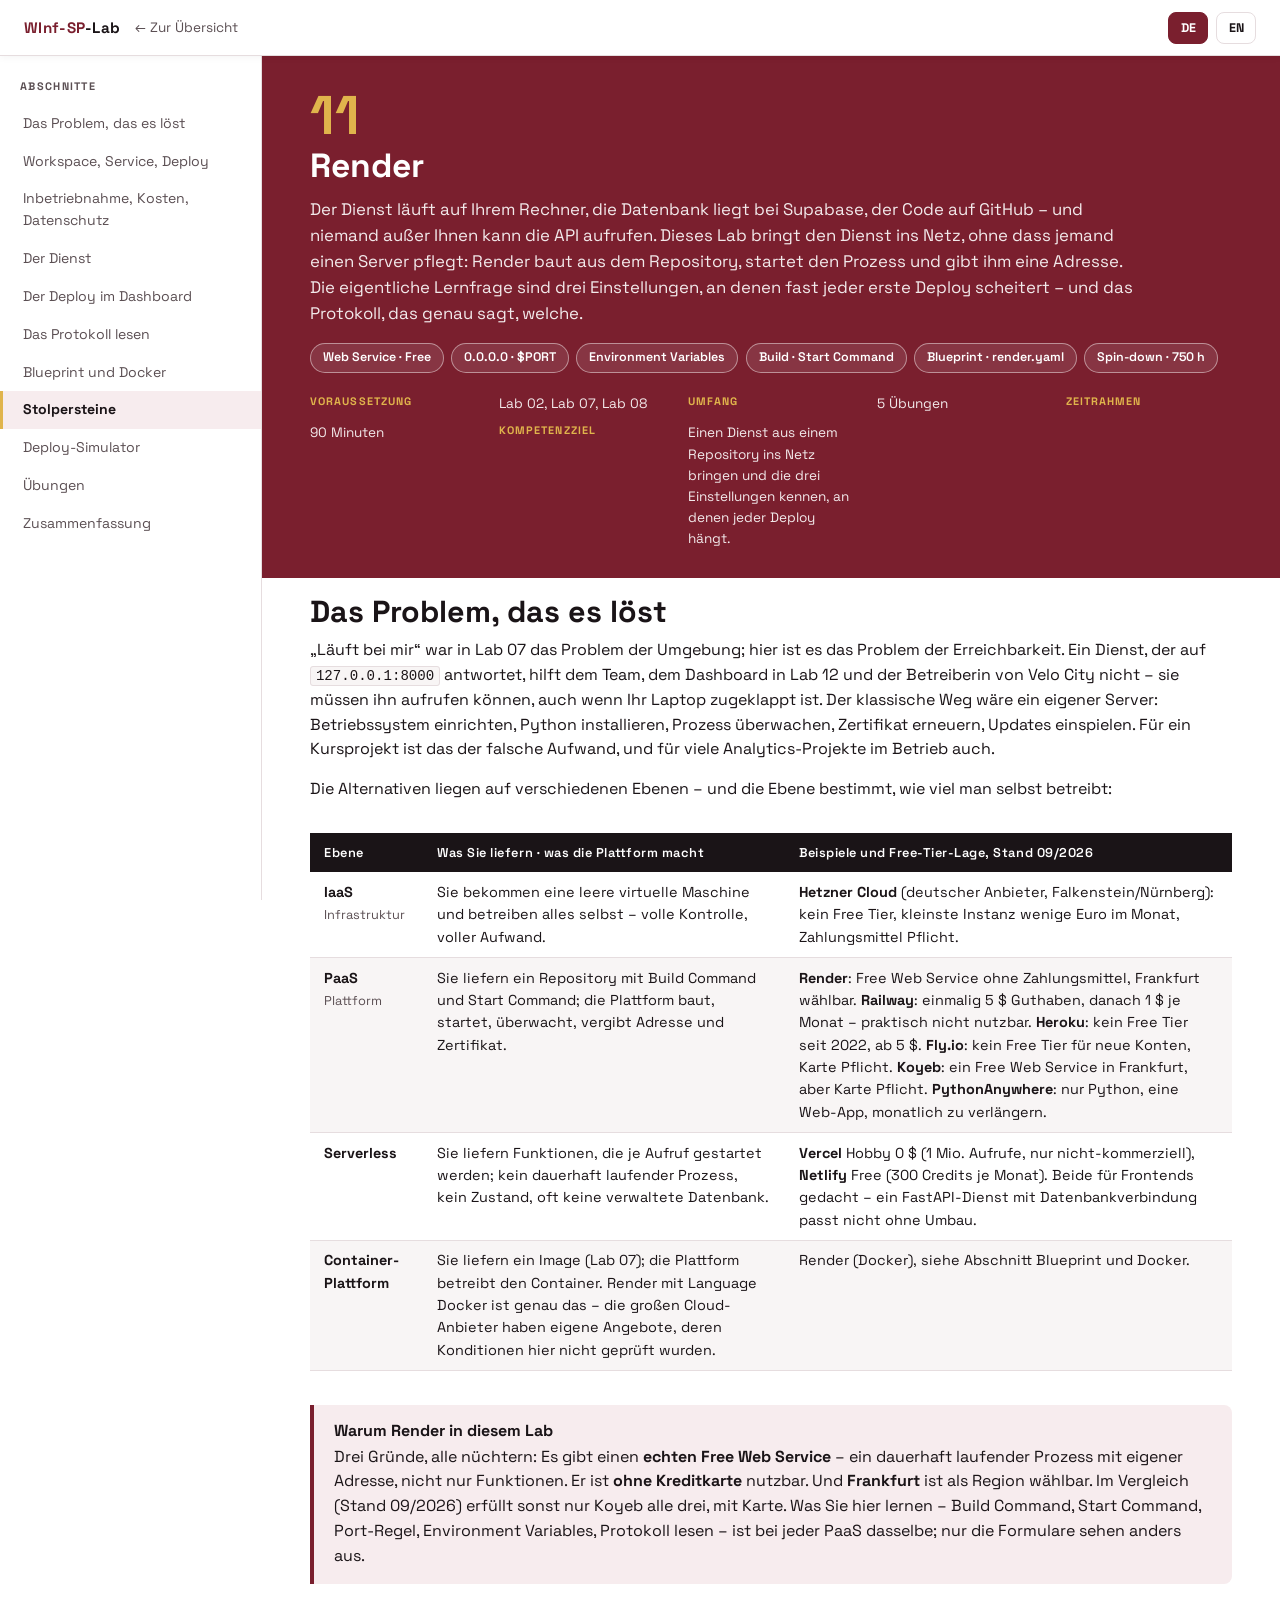
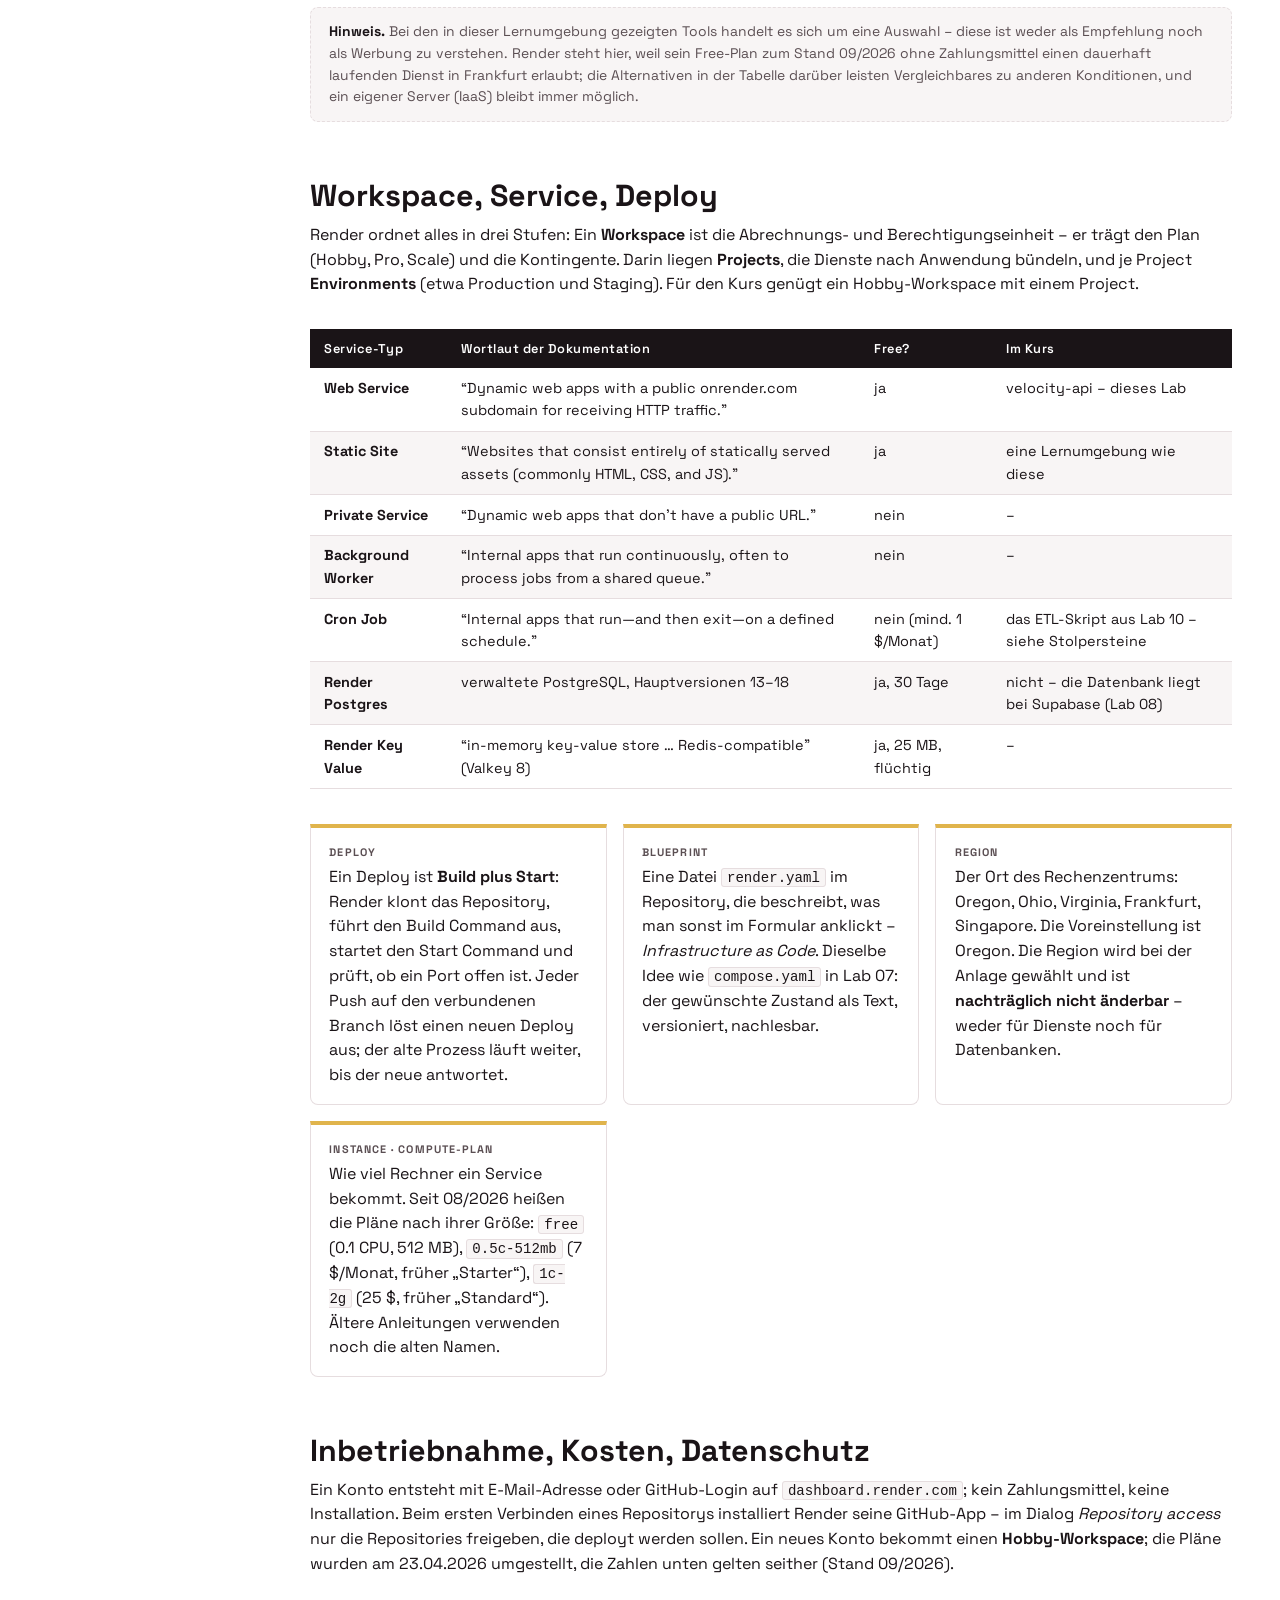
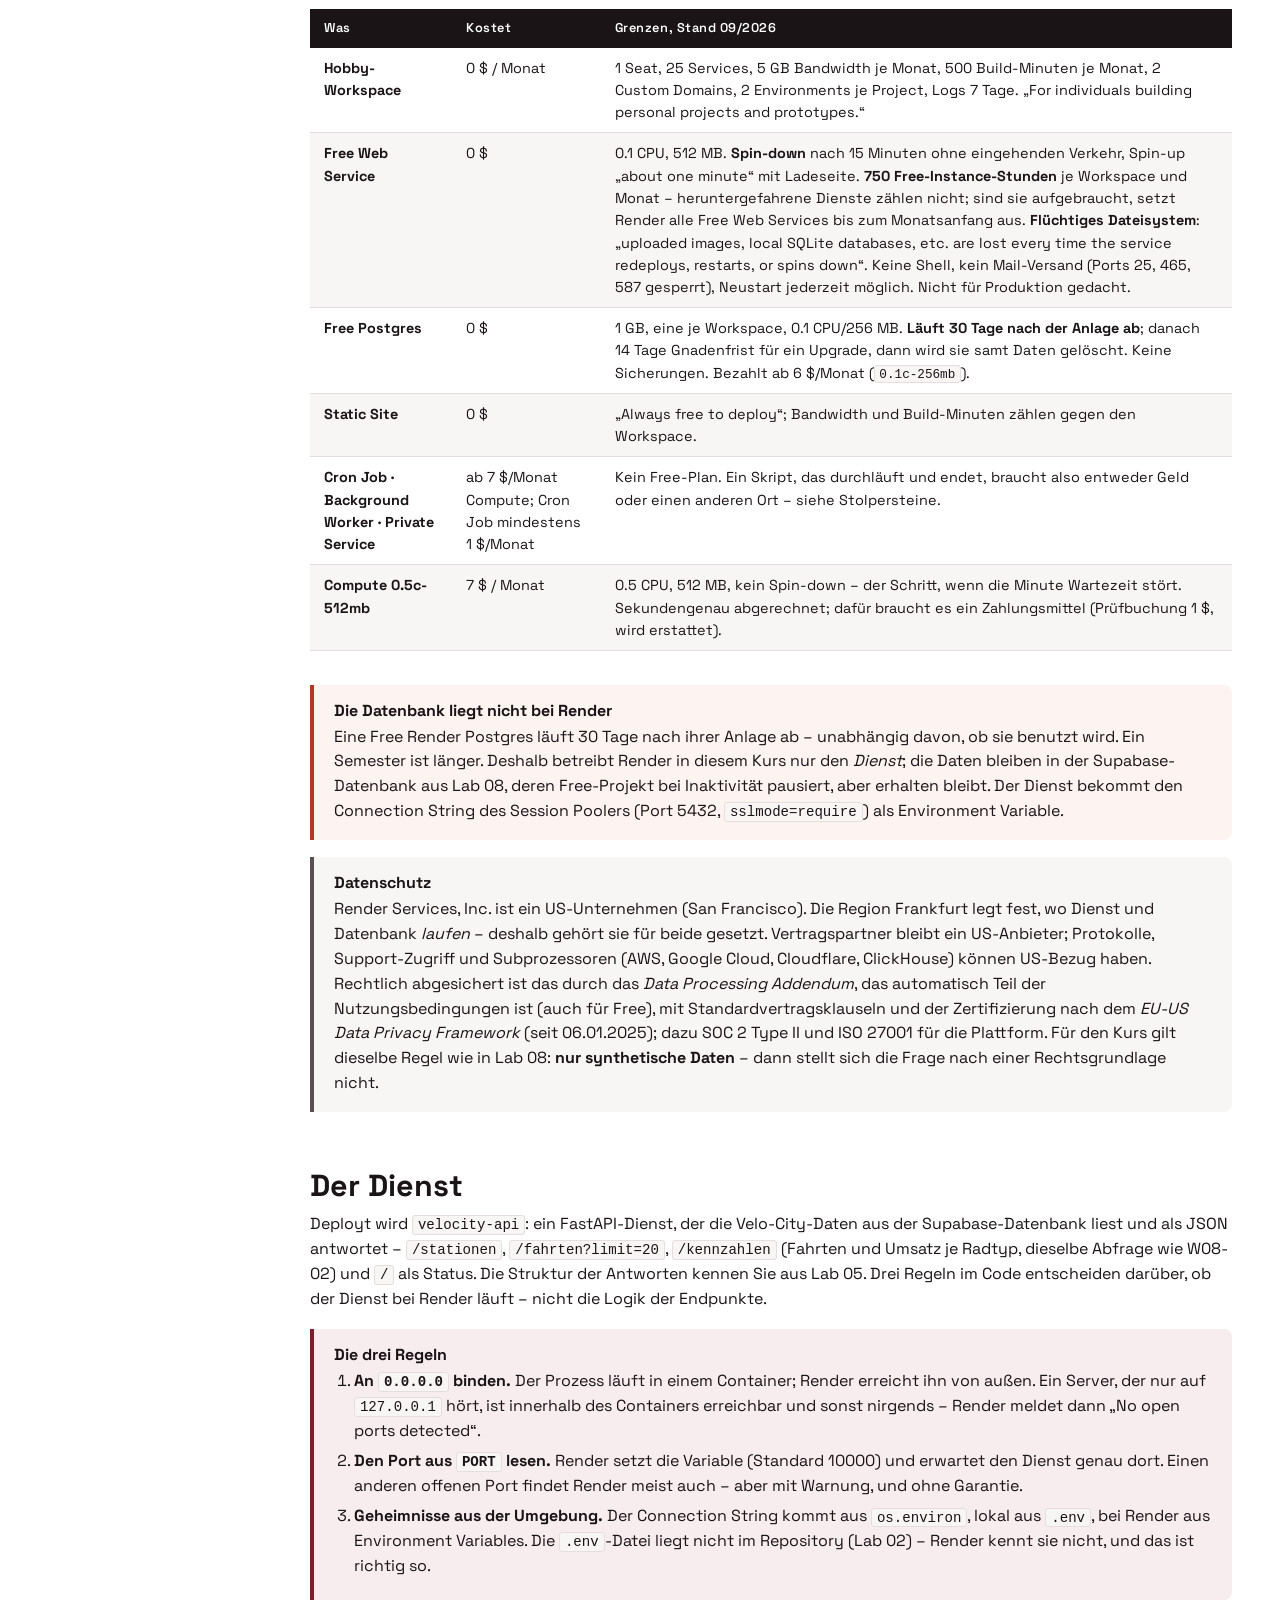
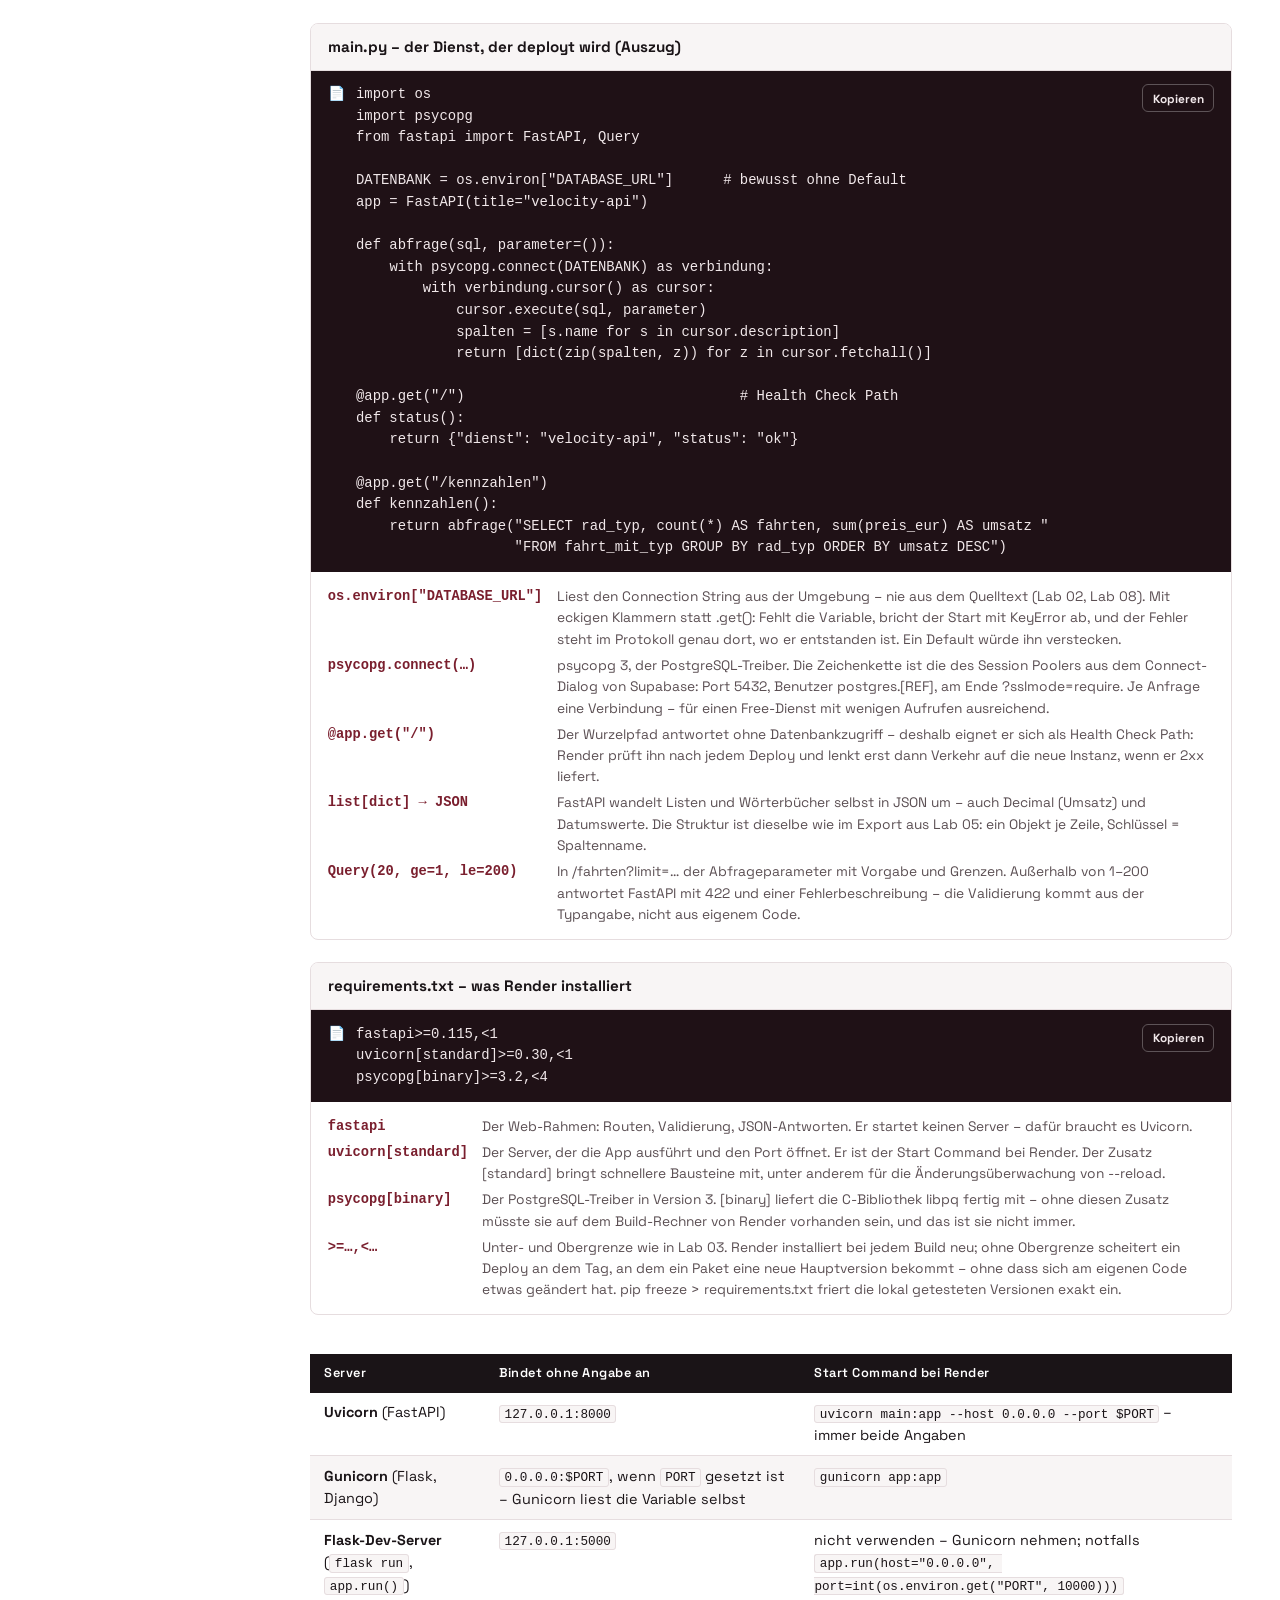
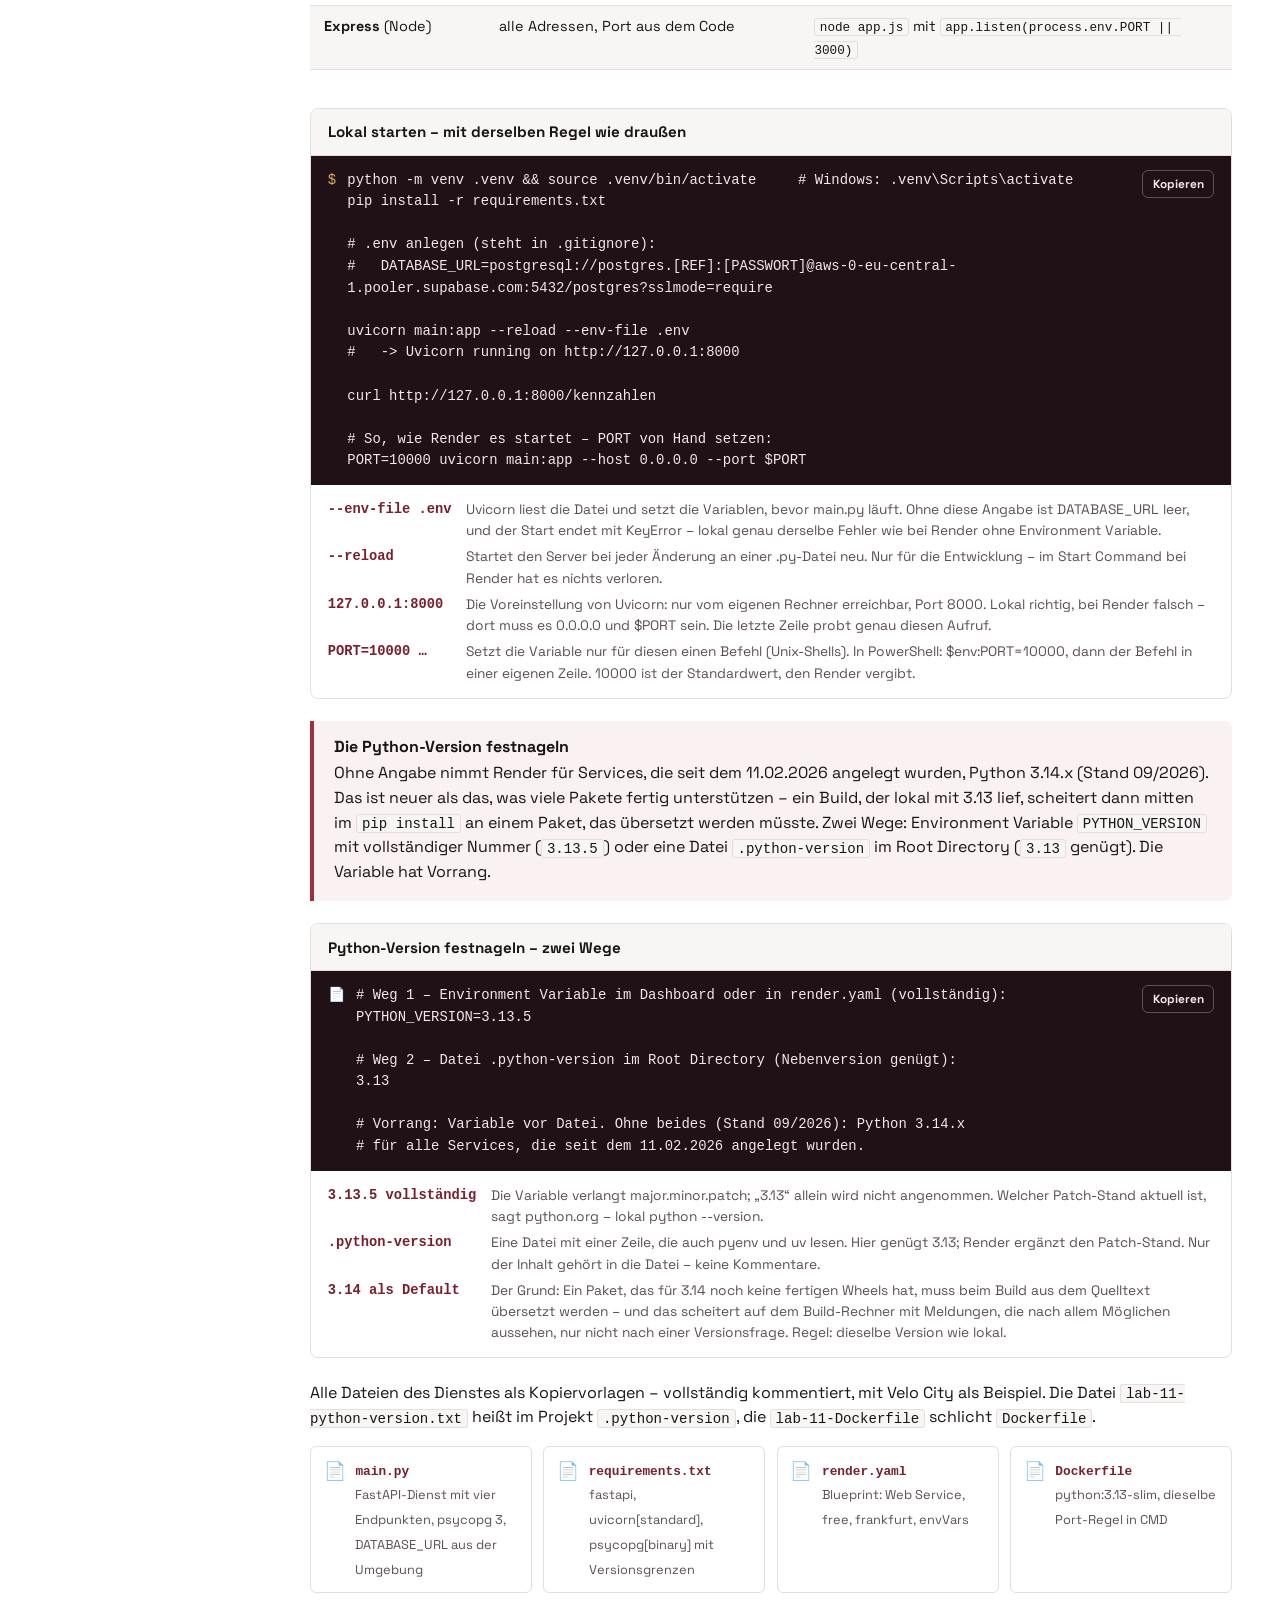
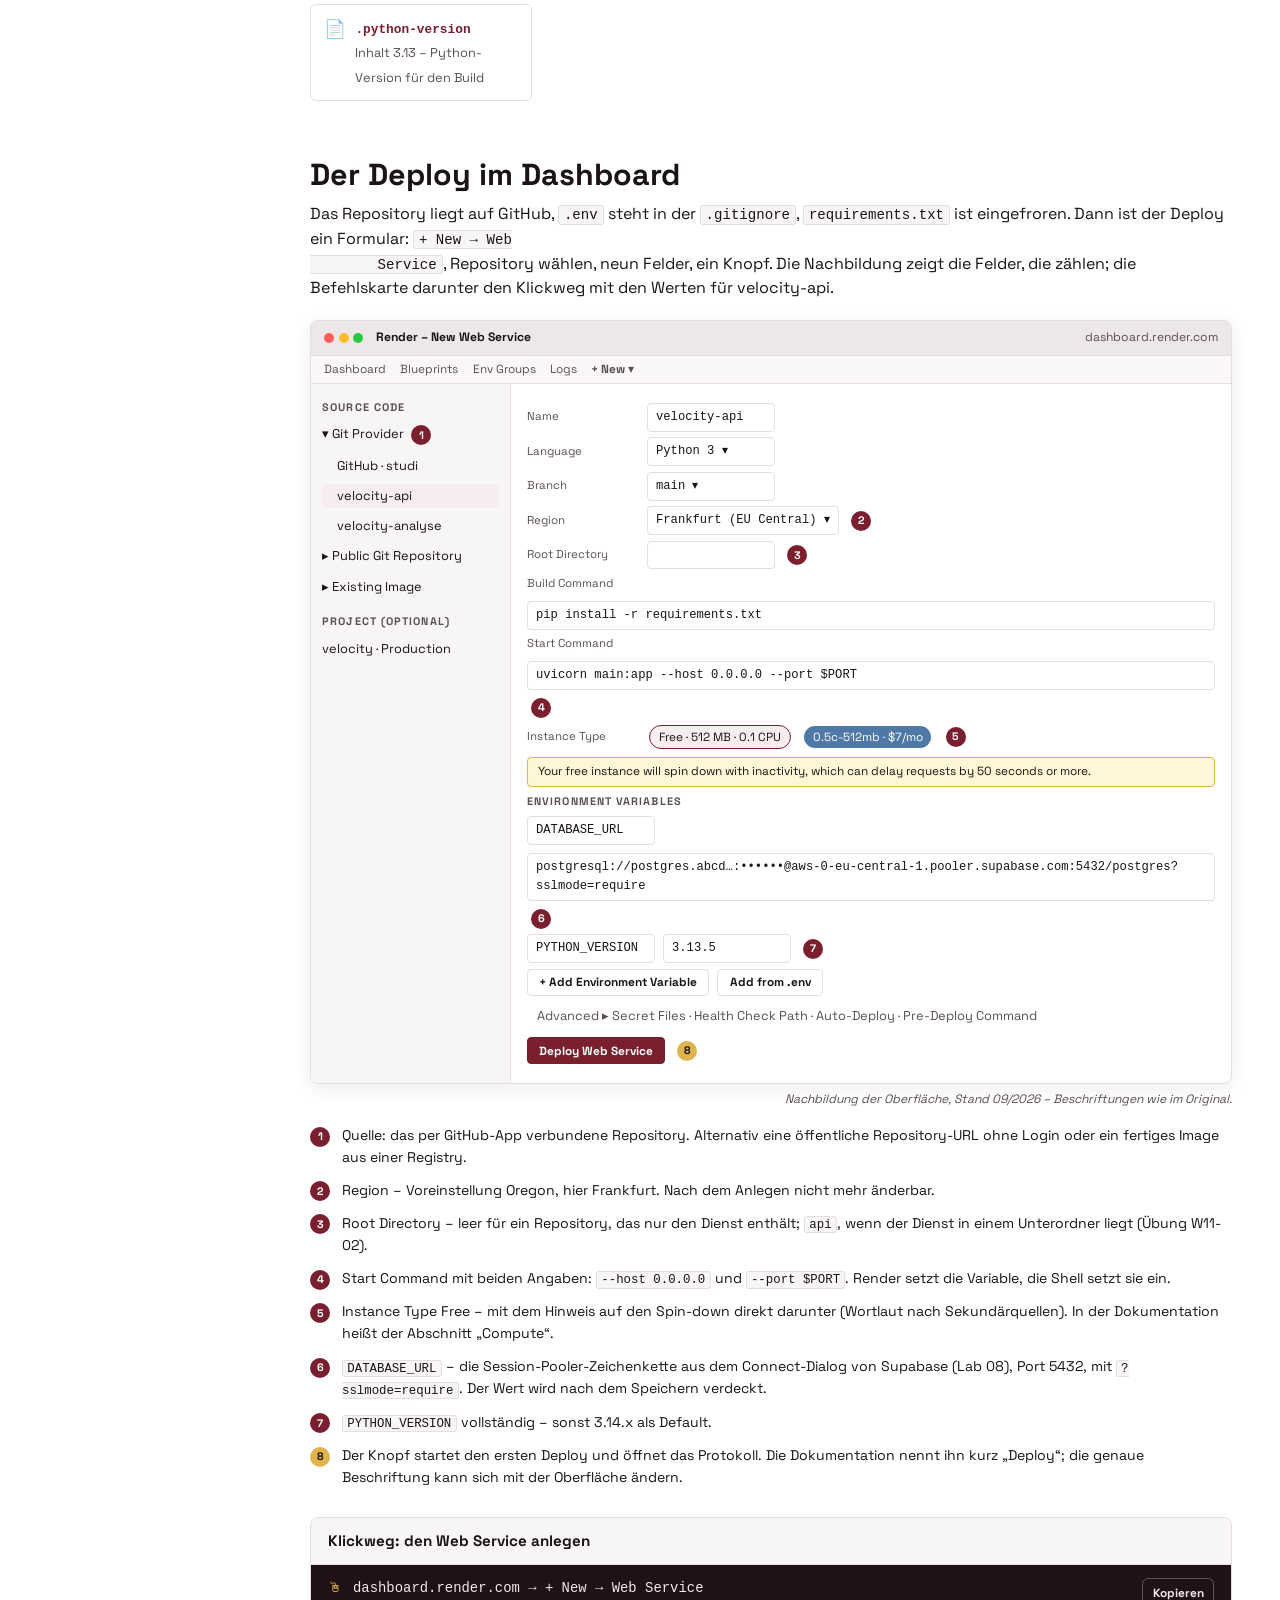
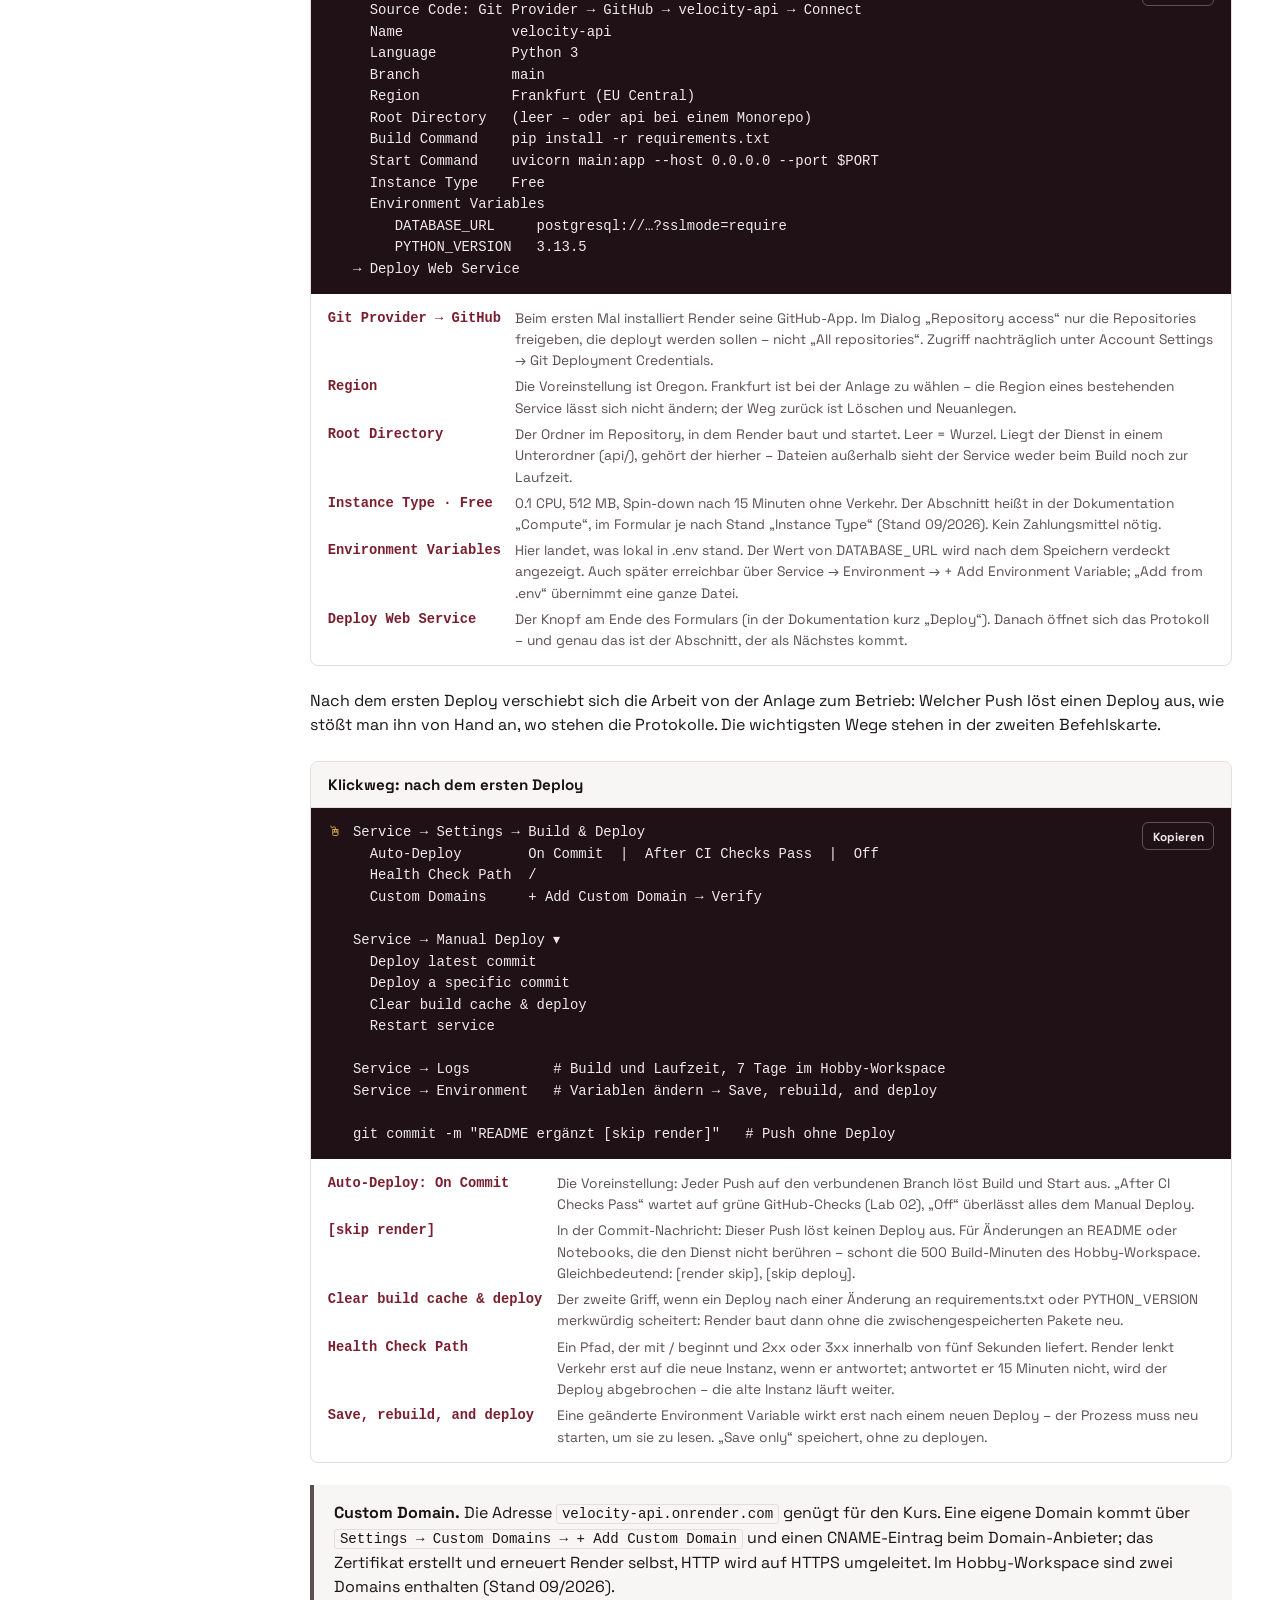
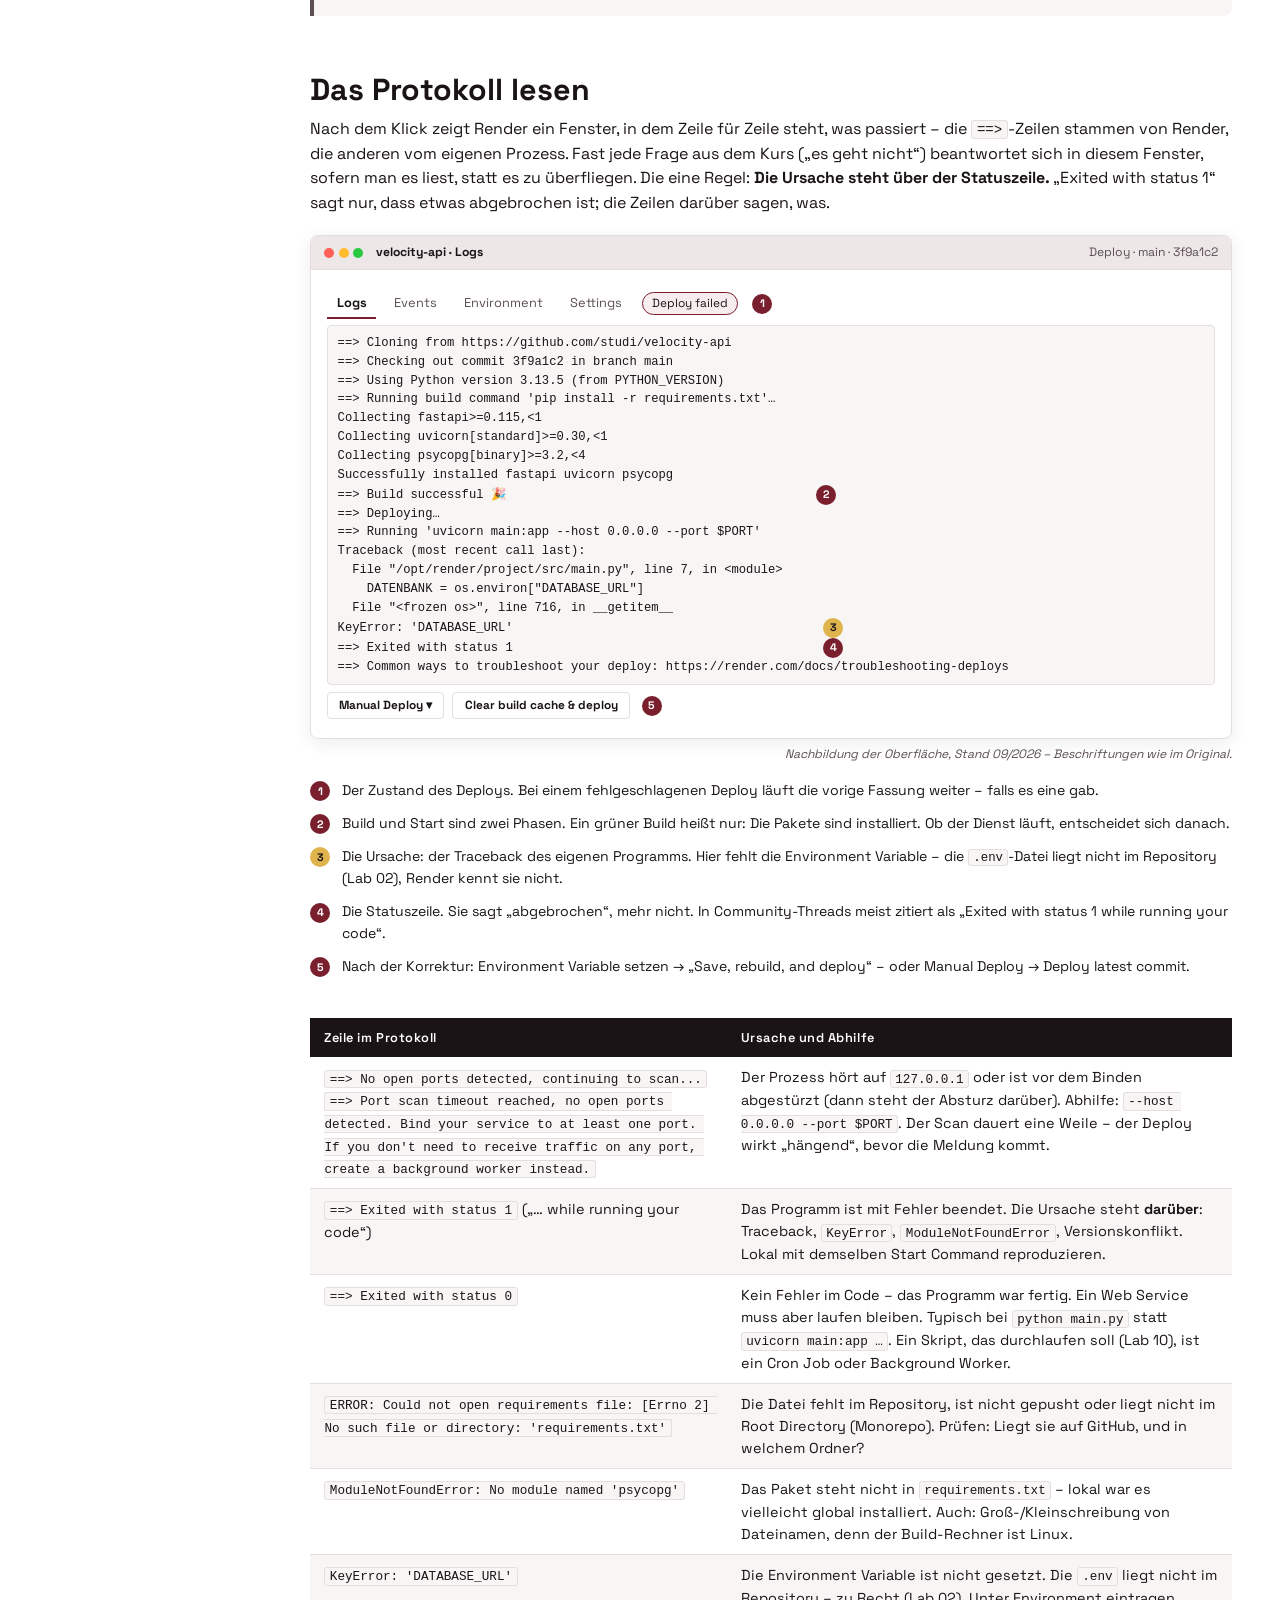
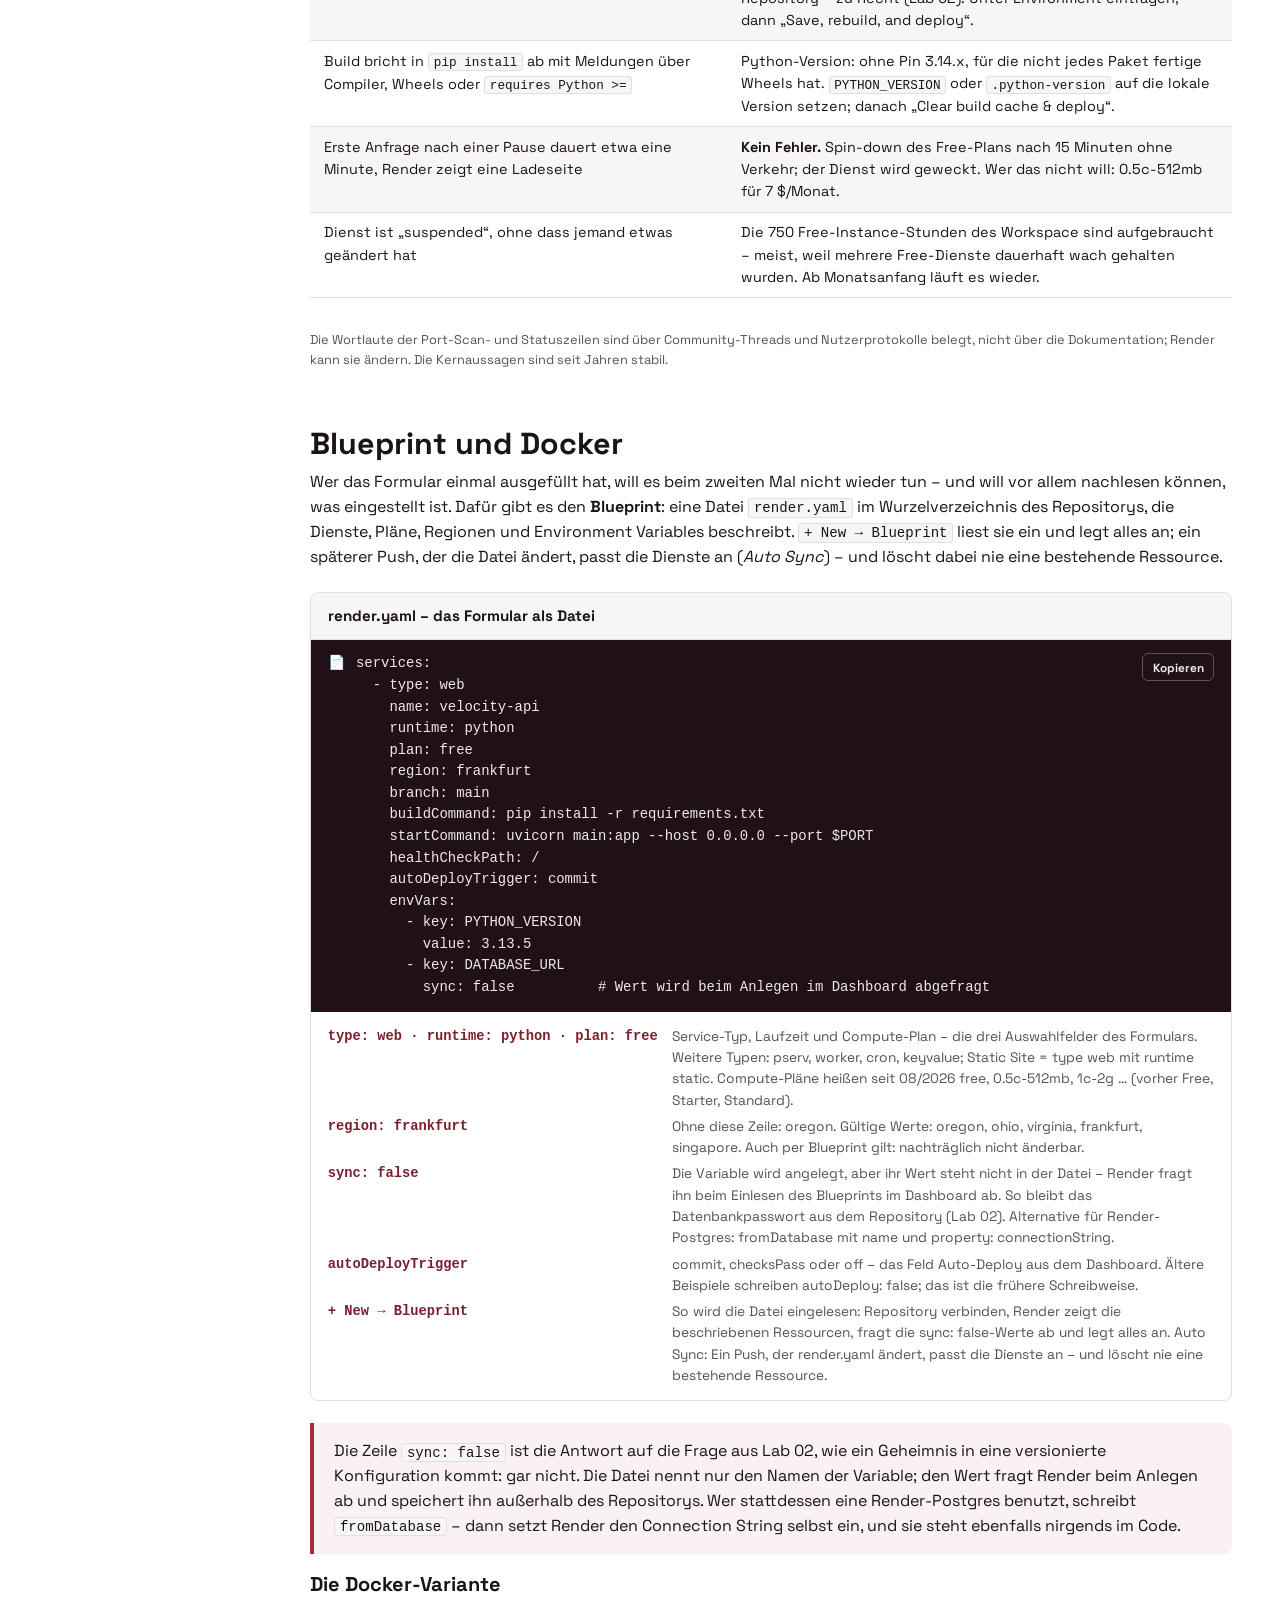
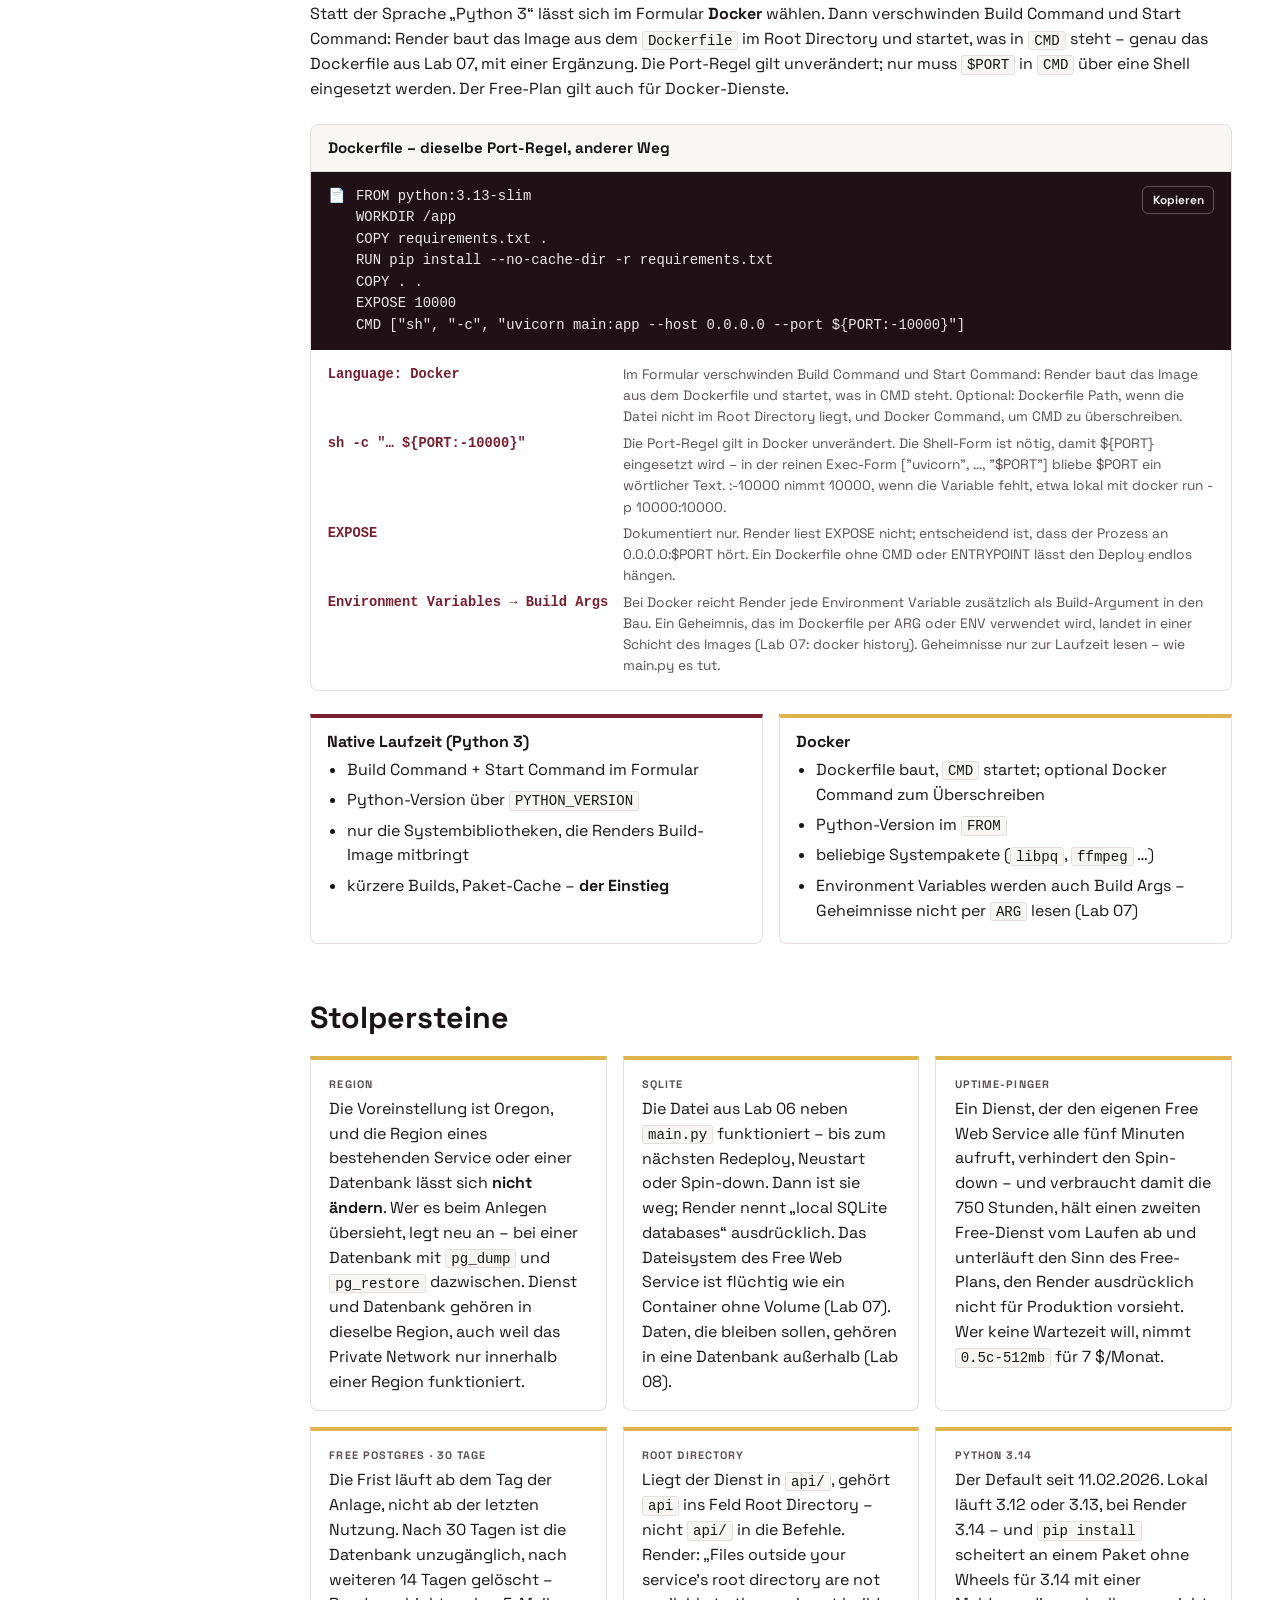
<file: lab-11-render.html>
<!DOCTYPE html>
<html lang="de" data-lang="de">
<head>
  <meta charset="UTF-8" />
  <meta name="viewport" content="width=device-width, initial-scale=1.0" />
  <title>Lab 11 · Render · WInf-SP-Lab</title>
  <meta name="winf:titel-en" content="Lab 11 · Render · WInf-SP-Lab" />
  <link rel="preconnect" href="https://fonts.googleapis.com">
  <link rel="preconnect" href="https://fonts.gstatic.com" crossorigin>
  <link href="https://fonts.googleapis.com/css2?family=Space+Grotesk:wght@400;500;600;700;800&display=swap" rel="stylesheet">
  <link rel="stylesheet" href="assets/winf.css" />
  <link rel="icon" href="data:image/svg+xml,<svg xmlns='http://www.w3.org/2000/svg' viewBox='0 0 32 32'><rect width='32' height='32' fill='%237A1F2E'/><text x='16' y='23' font-family='sans-serif' font-size='18' font-weight='bold' text-anchor='middle' fill='%23E0B44C'>W</text></svg>" />
</head>
<body class="lab-page" data-lab="lab-11">

<header class="header">
  <div class="header-left">
    <a class="header-logo" href="index.html" data-lab-link><span class="mark">WInf-SP</span>-Lab</a>
    <a class="header-back" href="index.html" data-lab-link>
      <span lang="de">← Zur Übersicht</span><span lang="en">← Back to overview</span>
    </a>
  </div>
  <div class="header-right">
    <button class="lang-btn active" data-lang-btn="de" aria-pressed="true">DE</button>
    <button class="lang-btn" data-lang-btn="en" aria-pressed="false">EN</button>
  </div>
</header>

<nav class="sidebar" aria-label="Lab-Navigation">
  <div class="sidebar-title"><span lang="de">Abschnitte</span><span lang="en">Sections</span></div>
  <a class="sidebar-link" href="#warum"><span lang="de">Das Problem, das es löst</span><span lang="en">The problem it solves</span></a>
  <a class="sidebar-link" href="#begriffe"><span lang="de">Workspace, Service, Deploy</span><span lang="en">Workspace, service, deploy</span></a>
  <a class="sidebar-link" href="#inbetrieb"><span lang="de">Inbetriebnahme, Kosten, Datenschutz</span><span lang="en">Setting up, costs, data protection</span></a>
  <a class="sidebar-link" href="#dienst"><span lang="de">Der Dienst</span><span lang="en">The service</span></a>
  <a class="sidebar-link" href="#deploy"><span lang="de">Der Deploy im Dashboard</span><span lang="en">The deploy in the dashboard</span></a>
  <a class="sidebar-link" href="#protokoll"><span lang="de">Das Protokoll lesen</span><span lang="en">Reading the log</span></a>
  <a class="sidebar-link" href="#blueprint"><span lang="de">Blueprint und Docker</span><span lang="en">Blueprint and Docker</span></a>
  <a class="sidebar-link" href="#stolper"><span lang="de">Stolpersteine</span><span lang="en">Stumbling blocks</span></a>
  <a class="sidebar-link" href="#simulator"><span lang="de">Deploy-Simulator</span><span lang="en">Deploy simulator</span></a>
  <a class="sidebar-link" href="#uebungen"><span lang="de">Übungen</span><span lang="en">Exercises</span></a>
  <a class="sidebar-link" href="#zusammenfassung"><span lang="de">Zusammenfassung</span><span lang="en">Summary</span></a>
</nav>

<div class="lab-header">
  <div class="lab-num-big">11</div>
  <h1 class="lab-title">Render</h1>
  <p class="lab-intro">
    <span lang="de">Der Dienst läuft auf Ihrem Rechner, die Datenbank liegt bei Supabase, der Code auf GitHub – und
      niemand außer Ihnen kann die API aufrufen. Dieses Lab bringt den Dienst ins Netz, ohne dass jemand
      einen Server pflegt: Render baut aus dem Repository, startet den Prozess und gibt ihm eine Adresse. Die
      eigentliche Lernfrage sind drei Einstellungen, an denen fast jeder erste Deploy scheitert – und das Protokoll,
      das genau sagt, welche.</span>
    <span lang="en">The service runs on your machine, the database sits on Supabase, the code on GitHub – and nobody
      but you can call the interface. This lab brings the service online without anybody maintaining a server: Render
      builds from the repository, starts the process and gives it an address. The actual learning question is three
      settings on which almost every first deploy fails – and the log that says exactly which.</span>
  </p>
  <div class="lernziele">
    <span class="lernziel-chip">Web Service · Free</span>
    <span class="lernziel-chip">0.0.0.0 · $PORT</span>
    <span class="lernziel-chip">Environment Variables</span>
    <span class="lernziel-chip">Build · Start Command</span>
    <span class="lernziel-chip">Blueprint · render.yaml</span>
    <span class="lernziel-chip">Spin-down · 750 h</span>
  </div>
  <div data-einordnung></div>
</div>

<main class="main-content">

  <!-- ================================================================ warum -->
  <section class="section-block" id="warum">
    <h2><span lang="de">Das Problem, das es löst</span><span lang="en">The problem it solves</span></h2>
    <p>
      <span lang="de">„Läuft bei mir“ war in Lab 07 das Problem der Umgebung; hier ist es das Problem der
        Erreichbarkeit. Ein Dienst, der auf <code>127.0.0.1:8000</code> antwortet, hilft dem Team, dem Dashboard in
        Lab 12 und der Betreiberin von Velo City nicht – sie müssen ihn aufrufen können, auch wenn Ihr Laptop
        zugeklappt ist. Der klassische Weg wäre ein eigener Server: Betriebssystem einrichten, Python installieren,
        Prozess überwachen, Zertifikat erneuern, Updates einspielen. Für ein Kursprojekt ist das der falsche
        Aufwand, und für viele Analytics-Projekte im Betrieb auch.</span>
      <span lang="en">“Works on my machine” was the environment problem in lab 07; here it is the reachability
        problem. A service answering on <code>127.0.0.1:8000</code> helps neither the team, nor the dashboard in lab
        12, nor the operator of Velo City – they have to be able to call it even when your laptop is closed. The
        classic route would be a server of your own: set up the operating system, install Python, supervise the
        process, renew the certificate, apply updates. For a course project that is the wrong effort, and for many
        analytics projects in operation as well.</span>
    </p>
    <p>
      <span lang="de">Die Alternativen liegen auf verschiedenen Ebenen – und die Ebene bestimmt, wie viel man selbst
        betreibt:</span>
      <span lang="en">The alternatives sit on different layers – and the layer determines how much you run
        yourself:</span>
    </p>
    <div class="table-scroll">
      <table>
        <thead>
          <tr>
            <th><span lang="de">Ebene</span><span lang="en">Layer</span></th>
            <th><span lang="de">Was Sie liefern · was die Plattform macht</span><span lang="en">What you deliver · what the platform does</span></th>
            <th><span lang="de">Beispiele und Free-Tier-Lage, Stand 09/2026</span><span lang="en">Examples and free-tier situation, as of 09/2026</span></th>
          </tr>
        </thead>
        <tbody>
          <tr>
            <td><strong>IaaS</strong><br><span class="hinweis-klein"><span lang="de">Infrastruktur</span><span lang="en">Infrastructure</span></span></td>
            <td><span lang="de">Sie bekommen eine leere virtuelle Maschine und betreiben alles selbst – volle Kontrolle, voller Aufwand.</span><span lang="en">You get an empty virtual machine and run everything yourself – full control, full effort.</span></td>
            <td><span lang="de"><strong>Hetzner Cloud</strong> (deutscher Anbieter, Falkenstein/Nürnberg): kein Free Tier, kleinste Instanz wenige Euro im Monat, Zahlungsmittel Pflicht.</span><span lang="en"><strong>Hetzner Cloud</strong> (German provider, Falkenstein/Nuremberg): no free tier, smallest instance a few euros a month, payment method required.</span></td>
          </tr>
          <tr>
            <td><strong>PaaS</strong><br><span class="hinweis-klein"><span lang="de">Plattform</span><span lang="en">Platform</span></span></td>
            <td><span lang="de">Sie liefern ein Repository mit Build Command und Start Command; die Plattform baut, startet, überwacht, vergibt Adresse und Zertifikat.</span><span lang="en">You deliver a repository with build and start command; the platform builds, starts, supervises, assigns address and certificate.</span></td>
            <td><span lang="de"><strong>Render</strong>: Free Web Service ohne Zahlungsmittel, Frankfurt wählbar. <strong>Railway</strong>: einmalig 5 $ Guthaben, danach 1 $ je Monat – praktisch nicht nutzbar. <strong>Heroku</strong>: kein Free Tier seit 2022, ab 5 $. <strong>Fly.io</strong>: kein Free Tier für neue Konten, Karte Pflicht. <strong>Koyeb</strong>: ein Free Web Service in Frankfurt, aber Karte Pflicht. <strong>PythonAnywhere</strong>: nur Python, eine Web-App, monatlich zu verlängern.</span><span lang="en"><strong>Render</strong>: free web service without a payment method, Frankfurt selectable. <strong>Railway</strong>: one-off $5 credit, then $1 per month – practically unusable. <strong>Heroku</strong>: no free tier since 2022, from $5. <strong>Fly.io</strong>: no free tier for new accounts, card required. <strong>Koyeb</strong>: one free web service in Frankfurt, but card required. <strong>PythonAnywhere</strong>: Python only, one web app, to be renewed monthly.</span></td>
          </tr>
          <tr>
            <td><strong>Serverless</strong></td>
            <td><span lang="de">Sie liefern Funktionen, die je Aufruf gestartet werden; kein dauerhaft laufender Prozess, kein Zustand, oft keine verwaltete Datenbank.</span><span lang="en">You deliver functions started per call; no permanently running process, no state, often no managed database.</span></td>
            <td><span lang="de"><strong>Vercel</strong> Hobby 0 $ (1 Mio. Aufrufe, nur nicht-kommerziell), <strong>Netlify</strong> Free (300 Credits je Monat). Beide für Frontends gedacht – ein FastAPI-Dienst mit Datenbankverbindung passt nicht ohne Umbau.</span><span lang="en"><strong>Vercel</strong> Hobby $0 (1 million invocations, non-commercial only), <strong>Netlify</strong> Free (300 credits per month). Both meant for frontends – a FastAPI service with a database connection does not fit without rework.</span></td>
          </tr>
          <tr>
            <td><strong><span lang="de">Container-Plattform</span><span lang="en">Container platform</span></strong></td>
            <td><span lang="de">Sie liefern ein Image (Lab 07); die Plattform betreibt den Container. Render mit Language Docker ist genau das – die großen Cloud-Anbieter haben eigene Angebote, deren Konditionen hier nicht geprüft wurden.</span><span lang="en">You deliver an image (lab 07); the platform runs the container. Render with language Docker is exactly that – the large cloud providers have their own offerings, whose terms were not checked here.</span></td>
            <td><span lang="de">Render (Docker), siehe Abschnitt Blueprint und Docker.</span><span lang="en">Render (Docker), see the section Blueprint and Docker.</span></td>
          </tr>
        </tbody>
      </table>
    </div>
    <div class="concept-box">
      <h3><span lang="de">Warum Render in diesem Lab</span><span lang="en">Why Render in this lab</span></h3>
      <p><span lang="de">Drei Gründe, alle nüchtern: Es gibt einen <strong>echten Free Web Service</strong> – ein
        dauerhaft laufender Prozess mit eigener Adresse, nicht nur Funktionen. Er ist <strong>ohne Kreditkarte</strong>
        nutzbar. Und <strong>Frankfurt</strong> ist als Region wählbar. Im Vergleich (Stand 09/2026) erfüllt sonst nur
        Koyeb alle drei, mit Karte. Was Sie hier lernen – Build Command, Start Command, Port-Regel, Environment
        Variables, Protokoll lesen – ist bei jeder PaaS dasselbe; nur die Formulare sehen anders aus.</span>
      <span lang="en">Three reasons, all sober: there is a <strong>real free web service</strong> – a permanently
        running process with its own address, not just functions. It is usable <strong>without a credit card</strong>.
        And <strong>Frankfurt</strong> is selectable as a region. In the comparison (as of 09/2026) only Koyeb meets
        all three otherwise, with a card. What you learn here – build command, start command, port rule, environment
        variables, reading the log – is the same on every PaaS; only the forms look different.</span></p>
    </div>
    <div class="auswahl-hinweis">
      <p><span lang="de"><strong>Hinweis.</strong> Bei den in dieser Lernumgebung gezeigten Tools handelt es sich um eine
        Auswahl – diese ist weder als Empfehlung noch als Werbung zu verstehen. Render steht hier, weil sein Free-Plan
        zum Stand 09/2026 ohne Zahlungsmittel einen dauerhaft laufenden Dienst in Frankfurt erlaubt; die Alternativen in
        der Tabelle darüber leisten Vergleichbares zu anderen Konditionen, und ein eigener Server (IaaS) bleibt immer
        möglich.</span>
      <span lang="en"><strong>Note.</strong> The tools shown in this learning environment are a selection – it is meant
        neither as a recommendation nor as advertising. Render appears here because, as of 09/2026, its free plan allows
        a permanently running service in Frankfurt without a payment method; the alternatives in the table above do
        comparable things on other terms, and a server of your own (IaaS) always remains possible.</span></p>
    </div>
  </section>

  <!-- ============================================================= begriffe -->
  <section class="section-block" id="begriffe">
    <h2><span lang="de">Workspace, Service, Deploy</span><span lang="en">Workspace, service, deploy</span></h2>
    <p>
      <span lang="de">Render ordnet alles in drei Stufen: Ein <strong>Workspace</strong> ist die Abrechnungs- und
        Berechtigungseinheit – er trägt den Plan (Hobby, Pro, Scale) und die Kontingente. Darin liegen
        <strong>Projects</strong>, die Dienste nach Anwendung bündeln, und je Project <strong>Environments</strong>
        (etwa Production und Staging). Für den Kurs genügt ein Hobby-Workspace mit einem Project.</span>
      <span lang="en">Render organises everything in three tiers: a <strong>workspace</strong> is the billing and
        permission unit – it carries the plan (Hobby, Pro, Scale) and the quotas. Inside it are
        <strong>projects</strong>, which bundle services by application, and per project <strong>environments</strong>
        (such as production and staging). For the course a Hobby workspace with one project suffices.</span>
    </p>
    <div class="table-scroll">
      <table>
        <thead>
          <tr>
            <th><span lang="de">Service-Typ</span><span lang="en">Service type</span></th>
            <th><span lang="de">Wortlaut der Dokumentation</span><span lang="en">Documentation wording</span></th>
            <th>Free?</th>
            <th><span lang="de">Im Kurs</span><span lang="en">In the course</span></th>
          </tr>
        </thead>
        <tbody>
          <tr><td><strong>Web Service</strong></td><td>“Dynamic web apps with a public onrender.com subdomain for receiving HTTP traffic.”</td><td><span lang="de">ja</span><span lang="en">yes</span></td><td><span lang="de">velocity-api – dieses Lab</span><span lang="en">velocity-api – this lab</span></td></tr>
          <tr><td><strong>Static Site</strong></td><td>“Websites that consist entirely of statically served assets (commonly HTML, CSS, and JS).”</td><td><span lang="de">ja</span><span lang="en">yes</span></td><td><span lang="de">eine Lernumgebung wie diese</span><span lang="en">a learning environment like this one</span></td></tr>
          <tr><td><strong>Private Service</strong></td><td>“Dynamic web apps that don't have a public URL.”</td><td><span lang="de">nein</span><span lang="en">no</span></td><td>–</td></tr>
          <tr><td><strong>Background Worker</strong></td><td>“Internal apps that run continuously, often to process jobs from a shared queue.”</td><td><span lang="de">nein</span><span lang="en">no</span></td><td>–</td></tr>
          <tr><td><strong>Cron Job</strong></td><td>“Internal apps that run—and then exit—on a defined schedule.”</td><td><span lang="de">nein (mind. 1 $/Monat)</span><span lang="en">no (min. $1/month)</span></td><td><span lang="de">das ETL-Skript aus Lab 10 – siehe Stolpersteine</span><span lang="en">the ETL script from lab 10 – see stumbling blocks</span></td></tr>
          <tr><td><strong>Render Postgres</strong></td><td><span lang="de">verwaltete PostgreSQL, Hauptversionen 13–18</span><span lang="en">managed PostgreSQL, major versions 13–18</span></td><td><span lang="de">ja, 30 Tage</span><span lang="en">yes, 30 days</span></td><td><span lang="de">nicht – die Datenbank liegt bei Supabase (Lab 08)</span><span lang="en">not used – the database sits on Supabase (lab 08)</span></td></tr>
          <tr><td><strong>Render Key Value</strong></td><td>“in-memory key-value store … Redis-compatible” (Valkey 8)</td><td><span lang="de">ja, 25 MB, flüchtig</span><span lang="en">yes, 25 MB, volatile</span></td><td>–</td></tr>
        </tbody>
      </table>
    </div>
    <div class="karten">
      <div class="karte">
        <div class="kopfzeile">Deploy</div>
        <p><span lang="de">Ein Deploy ist <strong>Build plus Start</strong>: Render klont das Repository, führt den
          Build Command aus, startet den Start Command und prüft, ob ein Port offen ist. Jeder Push auf den verbundenen
          Branch löst einen neuen Deploy aus; der alte Prozess läuft weiter, bis der neue antwortet.</span>
        <span lang="en">A deploy is <strong>build plus start</strong>: Render clones the repository, runs the build
          command, starts the start command and checks whether a port is open. Every push to the linked branch triggers
          a new deploy; the old process keeps running until the new one answers.</span></p>
      </div>
      <div class="karte">
        <div class="kopfzeile">Blueprint</div>
        <p><span lang="de">Eine Datei <code>render.yaml</code> im Repository, die beschreibt, was man sonst im
          Formular anklickt – <em>Infrastructure as Code</em>. Dieselbe Idee wie <code>compose.yaml</code> in Lab 07:
          der gewünschte Zustand als Text, versioniert, nachlesbar.</span>
        <span lang="en">A file <code>render.yaml</code> in the repository describing what you would otherwise click in
          the form – <em>infrastructure as code</em>. The same idea as <code>compose.yaml</code> in lab 07: the desired
          state as text, versioned, readable.</span></p>
      </div>
      <div class="karte">
        <div class="kopfzeile">Region</div>
        <p><span lang="de">Der Ort des Rechenzentrums: Oregon, Ohio, Virginia, Frankfurt, Singapore. Die
          Voreinstellung ist Oregon. Die Region wird bei der Anlage gewählt und ist <strong>nachträglich nicht
          änderbar</strong> – weder für Dienste noch für Datenbanken.</span>
        <span lang="en">The data centre's location: Oregon, Ohio, Virginia, Frankfurt, Singapore. The default is Oregon.
          The region is chosen at creation and <strong>cannot be changed afterwards</strong> – neither for services
          nor for databases.</span></p>
      </div>
      <div class="karte">
        <div class="kopfzeile">Instance · Compute-Plan</div>
        <p><span lang="de">Wie viel Rechner ein Service bekommt. Seit 08/2026 heißen die Pläne nach ihrer Größe:
          <code>free</code> (0.1 CPU, 512 MB), <code>0.5c-512mb</code> (7 $/Monat, früher „Starter“),
          <code>1c-2g</code> (25 $, früher „Standard“). Ältere Anleitungen verwenden noch die alten Namen.</span>
        <span lang="en">How much machine a service gets. Since 08/2026 the plans are named by size: <code>free</code>
          (0.1 CPU, 512 MB), <code>0.5c-512mb</code> ($7/month, formerly “Starter”), <code>1c-2g</code> ($25, formerly
          “Standard”). Older guides still use the old names.</span></p>
      </div>
    </div>
  </section>

  <!-- ============================================================ inbetrieb -->
  <section class="section-block" id="inbetrieb">
    <h2><span lang="de">Inbetriebnahme, Kosten, Datenschutz</span><span lang="en">Setting up, costs, data protection</span></h2>
    <p>
      <span lang="de">Ein Konto entsteht mit E-Mail-Adresse oder GitHub-Login auf <code>dashboard.render.com</code>;
        kein Zahlungsmittel, keine Installation. Beim ersten Verbinden eines Repositorys installiert Render seine
        GitHub-App – im Dialog <em>Repository access</em> nur die Repositories freigeben, die deployt werden sollen.
        Ein neues Konto bekommt einen <strong>Hobby-Workspace</strong>; die Pläne wurden am 23.04.2026 umgestellt,
        die Zahlen unten gelten seither (Stand 09/2026).</span>
      <span lang="en">An account is created with an email address or GitHub login on
        <code>dashboard.render.com</code>; no payment method, no installation. When a repository is connected for the
        first time, Render installs its GitHub app – in the <em>Repository access</em> dialogue grant only the
        repositories to be deployed. A new account gets a <strong>Hobby workspace</strong>; the plans were changed on
        23 April 2026, the figures below apply since then (as of 09/2026).</span>
    </p>
    <div class="table-scroll">
      <table>
        <thead>
          <tr>
            <th><span lang="de">Was</span><span lang="en">What</span></th>
            <th><span lang="de">Kostet</span><span lang="en">Costs</span></th>
            <th><span lang="de">Grenzen, Stand 09/2026</span><span lang="en">Limits, as of 09/2026</span></th>
          </tr>
        </thead>
        <tbody>
          <tr>
            <td><strong>Hobby-Workspace</strong></td>
            <td>0 $ / <span lang="de">Monat</span><span lang="en">month</span></td>
            <td><span lang="de">1 Seat, 25 Services, 5 GB Bandwidth je Monat, 500 Build-Minuten je Monat, 2 Custom Domains, 2 Environments je Project, Logs 7 Tage. „For individuals building personal projects and prototypes.“</span><span lang="en">1 seat, 25 services, 5 GB bandwidth per month, 500 build minutes per month, 2 custom domains, 2 environments per project, logs 7 days. “For individuals building personal projects and prototypes.”</span></td>
          </tr>
          <tr>
            <td><strong>Free Web Service</strong></td>
            <td>0 $</td>
            <td><span lang="de">0.1 CPU, 512 MB. <strong>Spin-down</strong> nach 15 Minuten ohne eingehenden Verkehr, Spin-up „about one minute“ mit Ladeseite. <strong>750 Free-Instance-Stunden</strong> je Workspace und Monat – heruntergefahrene Dienste zählen nicht; sind sie aufgebraucht, setzt Render alle Free Web Services bis zum Monatsanfang aus. <strong>Flüchtiges Dateisystem</strong>: „uploaded images, local SQLite databases, etc. are lost every time the service redeploys, restarts, or spins down“. Keine Shell, kein Mail-Versand (Ports 25, 465, 587 gesperrt), Neustart jederzeit möglich. Nicht für Produktion gedacht.</span><span lang="en">0.1 CPU, 512 MB. <strong>Spin-down</strong> after 15 minutes without inbound traffic, spin-up “about one minute” with a loading page. <strong>750 free instance hours</strong> per workspace and month – spun-down services do not count; once used up, Render suspends all free web services until the start of the month. <strong>Ephemeral file system</strong>: “uploaded images, local SQLite databases, etc. are lost every time the service redeploys, restarts, or spins down”. No shell, no outbound mail (ports 25, 465, 587 blocked), restart possible at any time. Not meant for production.</span></td>
          </tr>
          <tr>
            <td><strong>Free Postgres</strong></td>
            <td>0 $</td>
            <td><span lang="de">1 GB, eine je Workspace, 0.1 CPU/256 MB. <strong>Läuft 30 Tage nach der Anlage ab</strong>; danach 14 Tage Gnadenfrist für ein Upgrade, dann wird sie samt Daten gelöscht. Keine Sicherungen. Bezahlt ab 6 $/Monat (<code>0.1c-256mb</code>).</span><span lang="en">1 GB, one per workspace, 0.1 CPU/256 MB. <strong>Expires 30 days after creation</strong>; then a 14-day grace period for an upgrade, then it is deleted along with its data. No backups. Paid from $6/month (<code>0.1c-256mb</code>).</span></td>
          </tr>
          <tr>
            <td><strong>Static Site</strong></td>
            <td>0 $</td>
            <td><span lang="de">„Always free to deploy“; Bandwidth und Build-Minuten zählen gegen den Workspace.</span><span lang="en">“Always free to deploy”; bandwidth and build minutes count against the workspace.</span></td>
          </tr>
          <tr>
            <td><strong>Cron Job · Background Worker · Private Service</strong></td>
            <td><span lang="de">ab 7 $/Monat Compute; Cron Job mindestens 1 $/Monat</span><span lang="en">from $7/month compute; cron job at least $1/month</span></td>
            <td><span lang="de">Kein Free-Plan. Ein Skript, das durchläuft und endet, braucht also entweder Geld oder einen anderen Ort – siehe Stolpersteine.</span><span lang="en">No free plan. A script that runs through and ends therefore needs either money or a different place – see stumbling blocks.</span></td>
          </tr>
          <tr>
            <td><strong>Compute 0.5c-512mb</strong></td>
            <td>7 $ / <span lang="de">Monat</span><span lang="en">month</span></td>
            <td><span lang="de">0.5 CPU, 512 MB, kein Spin-down – der Schritt, wenn die Minute Wartezeit stört. Sekundengenau abgerechnet; dafür braucht es ein Zahlungsmittel (Prüfbuchung 1 $, wird erstattet).</span><span lang="en">0.5 CPU, 512 MB, no spin-down – the step when the minute of waiting bothers you. Billed to the second; it needs a payment method (a $1 verification charge, refunded).</span></td>
          </tr>
        </tbody>
      </table>
    </div>
    <div class="warn-box">
      <h3><span lang="de">Die Datenbank liegt nicht bei Render</span><span lang="en">The database does not sit on Render</span></h3>
      <p><span lang="de">Eine Free Render Postgres läuft 30 Tage nach ihrer Anlage ab – unabhängig davon, ob sie
        benutzt wird. Ein Semester ist länger. Deshalb betreibt Render in diesem Kurs nur den <em>Dienst</em>; die
        Daten bleiben in der Supabase-Datenbank aus Lab 08, deren Free-Projekt bei Inaktivität pausiert, aber erhalten
        bleibt. Der Dienst bekommt den Connection String des Session Poolers (Port 5432,
        <code>sslmode=require</code>) als Environment Variable.</span>
      <span lang="en">A free Render Postgres expires 30 days after its creation – regardless of whether it is used. A
        semester is longer. That is why in this course Render runs only the <em>service</em>; the data stays in the
        Supabase database from lab 08, whose free project pauses on inactivity but is kept. The service receives the
        session pooler's connection string (port 5432, <code>sslmode=require</code>) as an environment variable.</span></p>
    </div>
    <div class="info-box">
      <h3><span lang="de">Datenschutz</span><span lang="en">Data protection</span></h3>
      <p><span lang="de">Render Services, Inc. ist ein US-Unternehmen (San Francisco). Die Region Frankfurt legt fest,
        wo Dienst und Datenbank <em>laufen</em> – deshalb gehört sie für beide gesetzt. Vertragspartner bleibt ein
        US-Anbieter; Protokolle, Support-Zugriff und Subprozessoren (AWS, Google Cloud, Cloudflare, ClickHouse) können
        US-Bezug haben. Rechtlich abgesichert ist das durch das <em>Data Processing Addendum</em>, das automatisch Teil
        der Nutzungsbedingungen ist (auch für Free), mit Standardvertragsklauseln und der Zertifizierung nach dem
        <em>EU-US Data Privacy Framework</em> (seit 06.01.2025); dazu SOC 2 Type II und ISO 27001 für die Plattform.
        Für den Kurs gilt dieselbe Regel wie in Lab 08: <strong>nur synthetische Daten</strong> – dann stellt sich
        die Frage nach einer Rechtsgrundlage nicht.</span>
      <span lang="en">Render Services, Inc. is a US company (San Francisco). The Frankfurt region determines where
        service and database <em>run</em> – which is why it belongs set for both. The contracting party remains a US
        provider; logs, support access and sub-processors (AWS, Google Cloud, Cloudflare, ClickHouse) may have a US
        connection. Legally this is covered by the <em>Data Processing Addendum</em>, automatically part of the terms
        of service (for Free too), with standard contractual clauses and certification under the <em>EU-US Data Privacy
        Framework</em> (since 6 January 2025); plus SOC 2 Type II and ISO 27001 for the platform. For the course the
        same rule as in lab 08 applies: <strong>synthetic data only</strong> – then the question of a legal basis does
        not arise.</span></p>
    </div>
  </section>

  <!-- ============================================================== dienst -->
  <section class="section-block" id="dienst">
    <h2><span lang="de">Der Dienst</span><span lang="en">The service</span></h2>
    <p>
      <span lang="de">Deployt wird <code>velocity-api</code>: ein FastAPI-Dienst, der die Velo-City-Daten aus der
        Supabase-Datenbank liest und als JSON antwortet – <code>/stationen</code>, <code>/fahrten?limit=20</code>,
        <code>/kennzahlen</code> (Fahrten und Umsatz je Radtyp, dieselbe Abfrage wie W08-02) und <code>/</code> als
        Status. Die Struktur der Antworten kennen Sie aus Lab 05. Drei Regeln im Code entscheiden darüber, ob der
        Dienst bei Render läuft – nicht die Logik der Endpunkte.</span>
      <span lang="en">What gets deployed is <code>velocity-api</code>: a FastAPI service that reads the Velo City data
        from the Supabase database and answers in JSON – <code>/stationen</code>, <code>/fahrten?limit=20</code>,
        <code>/kennzahlen</code> (rides and revenue per bike type, the same query as W08-02) and <code>/</code> as a
        status. You know the structure of the responses from lab 05. Three rules in the code decide whether the service
        runs on Render – not the logic of the endpoints.</span>
    </p>
    <div class="concept-box">
      <h3><span lang="de">Die drei Regeln</span><span lang="en">The three rules</span></h3>
      <ol>
        <li><span lang="de"><strong>An <code>0.0.0.0</code> binden.</strong> Der Prozess läuft in einem Container;
          Render erreicht ihn von außen. Ein Server, der nur auf <code>127.0.0.1</code> hört, ist innerhalb des
          Containers erreichbar und sonst nirgends – Render meldet dann „No open ports detected“.</span>
        <span lang="en"><strong>Bind to <code>0.0.0.0</code>.</strong> The process runs in a container; Render reaches
          it from outside. A server listening only on <code>127.0.0.1</code> is reachable inside the container and
          nowhere else – Render then reports “No open ports detected”.</span></li>
        <li><span lang="de"><strong>Den Port aus <code>PORT</code> lesen.</strong> Render setzt die Variable
          (Standard 10000) und erwartet den Dienst genau dort. Einen anderen offenen Port findet Render meist auch –
          aber mit Warnung, und ohne Garantie.</span>
        <span lang="en"><strong>Read the port from <code>PORT</code>.</strong> Render sets the variable (default 10000)
          and expects the service exactly there. Render usually finds a different open port as well – but with a
          warning, and without guarantee.</span></li>
        <li><span lang="de"><strong>Geheimnisse aus der Umgebung.</strong> Der Connection String kommt aus
          <code>os.environ</code>, lokal aus <code>.env</code>, bei Render aus Environment Variables. Die
          <code>.env</code>-Datei liegt nicht im Repository (Lab 02) – Render kennt sie nicht, und das ist
          richtig so.</span>
        <span lang="en"><strong>Secrets from the environment.</strong> The connection string comes from
          <code>os.environ</code>, locally from <code>.env</code>, on Render from environment variables. The
          <code>.env</code> file is not in the repository (lab 02) – Render does not know it, and that is as it should
          be.</span></li>
      </ol>
    </div>
    <div data-befehl="B01"></div>
    <div data-befehl="B02"></div>
    <div class="table-scroll">
      <table>
        <thead>
          <tr>
            <th><span lang="de">Server</span><span lang="en">Server</span></th>
            <th><span lang="de">Bindet ohne Angabe an</span><span lang="en">Binds without arguments to</span></th>
            <th><span lang="de">Start Command bei Render</span><span lang="en">Start command on Render</span></th>
          </tr>
        </thead>
        <tbody>
          <tr><td><strong>Uvicorn</strong> (FastAPI)</td><td><code>127.0.0.1:8000</code></td><td><code>uvicorn main:app --host 0.0.0.0 --port $PORT</code> – <span lang="de">immer beide Angaben</span><span lang="en">always both arguments</span></td></tr>
          <tr><td><strong>Gunicorn</strong> (Flask, Django)</td><td><span lang="de"><code>0.0.0.0:$PORT</code>, wenn <code>PORT</code> gesetzt ist – Gunicorn liest die Variable selbst</span><span lang="en"><code>0.0.0.0:$PORT</code> when <code>PORT</code> is set – Gunicorn reads the variable itself</span></td><td><code>gunicorn app:app</code></td></tr>
          <tr><td><strong>Flask-Dev-Server</strong> (<code>flask run</code>, <code>app.run()</code>)</td><td><code>127.0.0.1:5000</code></td><td><span lang="de">nicht verwenden – Gunicorn nehmen; notfalls <code>app.run(host="0.0.0.0", port=int(os.environ.get("PORT", 10000)))</code></span><span lang="en">do not use – take Gunicorn; if need be <code>app.run(host="0.0.0.0", port=int(os.environ.get("PORT", 10000)))</code></span></td></tr>
          <tr><td><strong>Express</strong> (Node)</td><td><span lang="de">alle Adressen, Port aus dem Code</span><span lang="en">all addresses, port from the code</span></td><td><code>node app.js</code> <span lang="de">mit</span><span lang="en">with</span> <code>app.listen(process.env.PORT || 3000)</code></td></tr>
        </tbody>
      </table>
    </div>
    <div data-befehl="B03"></div>
    <div class="tip-box">
      <h3><span lang="de">Die Python-Version festnageln</span><span lang="en">Pin the Python version</span></h3>
      <p><span lang="de">Ohne Angabe nimmt Render für Services, die seit dem 11.02.2026 angelegt wurden, Python
        3.14.x (Stand 09/2026). Das ist neuer als das, was viele Pakete fertig unterstützen – ein Build, der lokal mit
        3.13 lief, scheitert dann mitten im <code>pip install</code> an einem Paket, das übersetzt werden müsste. Zwei
        Wege: Environment Variable <code>PYTHON_VERSION</code> mit vollständiger Nummer (<code>3.13.5</code>) oder eine
        Datei <code>.python-version</code> im Root Directory (<code>3.13</code> genügt). Die Variable hat Vorrang.</span>
      <span lang="en">Without a setting, Render uses Python 3.14.x for services created since 11 February 2026 (as of
        09/2026). That is newer than what many packages support ready-made – a build that ran locally on 3.13 then
        fails in the middle of <code>pip install</code> on a package that would have to be compiled. Two routes:
        environment variable <code>PYTHON_VERSION</code> with the full number (<code>3.13.5</code>) or a file
        <code>.python-version</code> in the root directory (<code>3.13</code> suffices). The variable takes
        precedence.</span></p>
    </div>
    <div data-befehl="B08"></div>
    <p>
      <span lang="de">Alle Dateien des Dienstes als Kopiervorlagen – vollständig kommentiert, mit Velo City als
        Beispiel. Die Datei <code>lab-11-python-version.txt</code> heißt im Projekt <code>.python-version</code>, die
        <code>lab-11-Dockerfile</code> schlicht <code>Dockerfile</code>.</span>
      <span lang="en">All files of the service as templates – fully commented, with Velo City as the example. The
        file <code>lab-11-python-version.txt</code> is called <code>.python-version</code> in the project, the
        <code>lab-11-Dockerfile</code> simply <code>Dockerfile</code>.</span>
    </p>
    <div class="vorlagen">
      <a class="vorlage" href="vorlagen/lab-11-main.py" download><span class="symbol">📄</span><span><span class="datei">main.py</span><br><span class="was"><span lang="de">FastAPI-Dienst mit vier Endpunkten, psycopg 3, DATABASE_URL aus der Umgebung</span><span lang="en">FastAPI service with four endpoints, psycopg 3, DATABASE_URL from the environment</span></span></span></a>
      <a class="vorlage" href="vorlagen/lab-11-requirements.txt" download><span class="symbol">📄</span><span><span class="datei">requirements.txt</span><br><span class="was"><span lang="de">fastapi, uvicorn[standard], psycopg[binary] mit Versionsgrenzen</span><span lang="en">fastapi, uvicorn[standard], psycopg[binary] with version bounds</span></span></span></a>
      <a class="vorlage" href="vorlagen/lab-11-render.yaml" download><span class="symbol">📄</span><span><span class="datei">render.yaml</span><br><span class="was"><span lang="de">Blueprint: Web Service, free, frankfurt, envVars</span><span lang="en">Blueprint: web service, free, frankfurt, envVars</span></span></span></a>
      <a class="vorlage" href="vorlagen/lab-11-Dockerfile" download><span class="symbol">📄</span><span><span class="datei">Dockerfile</span><br><span class="was"><span lang="de">python:3.13-slim, dieselbe Port-Regel in CMD</span><span lang="en">python:3.13-slim, the same port rule in CMD</span></span></span></a>
      <a class="vorlage" href="vorlagen/lab-11-python-version.txt" download><span class="symbol">📄</span><span><span class="datei">.python-version</span><br><span class="was"><span lang="de">Inhalt 3.13 – Python-Version für den Build</span><span lang="en">Content 3.13 – Python version for the build</span></span></span></a>
    </div>
  </section>

  <!-- ============================================================== deploy -->
  <section class="section-block" id="deploy">
    <h2><span lang="de">Der Deploy im Dashboard</span><span lang="en">The deploy in the dashboard</span></h2>
    <p>
      <span lang="de">Das Repository liegt auf GitHub, <code>.env</code> steht in der <code>.gitignore</code>,
        <code>requirements.txt</code> ist eingefroren. Dann ist der Deploy ein Formular: <code>+ New → Web
        Service</code>, Repository wählen, neun Felder, ein Knopf. Die Nachbildung zeigt die Felder, die zählen; die
        Befehlskarte darunter den Klickweg mit den Werten für velocity-api.</span>
      <span lang="en">The repository is on GitHub, <code>.env</code> is in the <code>.gitignore</code>,
        <code>requirements.txt</code> is frozen. Then the deploy is a form: <code>+ New → Web Service</code>, choose the
        repository, nine fields, one button. The rendering shows the fields that matter; the command card below it the
        click path with the values for velocity-api.</span>
    </p>
    <div class="shot">
      <div class="shot-bar"><span class="ampel"><i></i><i></i><i></i></span><span class="titel">Render – New Web Service</span><span class="spacer"></span>dashboard.render.com</div>
      <div class="shot-menu"><span>Dashboard</span><span>Blueprints</span><span>Env Groups</span><span>Logs</span><span><b>+ New</b> ▾</span></div>
      <div class="shot-body">
        <div class="shot-side">
          <h5>Source Code</h5>
          <ul class="baum">
            <li>▾ Git Provider <span class="callout">1</span></li>
            <li class="ein">GitHub · studi</li>
            <li class="ein aktiv">velocity-api</li>
            <li class="ein">velocity-analyse</li>
            <li>▸ Public Git Repository</li>
            <li>▸ Existing Image</li>
          </ul>
          <h5 style="margin-top:0.9rem">Project (optional)</h5>
          <ul class="baum"><li>velocity · Production</li></ul>
        </div>
        <div class="shot-main">
          <div class="zeile"><span class="beschriftung">Name</span><span class="feld">velocity-api</span></div>
          <div class="zeile"><span class="beschriftung">Language</span><span class="feld">Python 3 ▾</span></div>
          <div class="zeile"><span class="beschriftung">Branch</span><span class="feld">main ▾</span></div>
          <div class="zeile"><span class="beschriftung">Region</span><span class="feld">Frankfurt (EU Central) ▾</span> <span class="callout">2</span></div>
          <div class="zeile"><span class="beschriftung">Root Directory</span><span class="feld">&nbsp;</span> <span class="callout">3</span></div>
          <div class="zeile"><span class="beschriftung">Build Command</span><span class="feld breit">pip install -r requirements.txt</span></div>
          <div class="zeile"><span class="beschriftung">Start Command</span><span class="feld breit">uvicorn main:app --host 0.0.0.0 --port $PORT</span> <span class="callout">4</span></div>
          <div class="zeile"><span class="beschriftung">Instance Type</span><span class="pill-neutral">Free · 512 MB · 0.1 CPU</span><span class="pill-blau">0.5c-512mb · $7/mo</span> <span class="callout">5</span></div>
          <div class="warnzeile">Your free instance will spin down with inactivity, which can delay requests by 50 seconds or more.</div>
          <h5>Environment Variables</h5>
          <div class="zeile"><span class="feld">DATABASE_URL</span><span class="feld">postgresql://postgres.abcd…:••••••@aws-0-eu-central-1.pooler.supabase.com:5432/postgres?sslmode=require</span> <span class="callout">6</span></div>
          <div class="zeile"><span class="feld">PYTHON_VERSION</span><span class="feld">3.13.5</span> <span class="callout">7</span></div>
          <div class="zeile"><span class="knopf">+ Add Environment Variable</span><span class="knopf">Add from .env</span></div>
          <div class="zeile"><span class="tab">Advanced ▸ Secret Files · Health Check Path · Auto-Deploy · Pre-Deploy Command</span></div>
          <div class="zeile"><span class="knopf primaer">Deploy Web Service</span> <span class="callout gold">8</span></div>
        </div>
      </div>
    </div>
    <p class="shot-hinweis"><span lang="de">Nachbildung der Oberfläche, Stand 09/2026 – Beschriftungen wie im Original.</span><span lang="en">Rendering of the interface, as of 09/2026 – labels as in the original.</span></p>
    <ol class="shot-legende">
      <li><span class="callout">1</span><span><span lang="de">Quelle: das per GitHub-App verbundene Repository. Alternativ eine öffentliche Repository-URL ohne Login oder ein fertiges Image aus einer Registry.</span><span lang="en">Source: the repository connected via the GitHub app. Alternatively a public repository URL without login or a ready-made image from a registry.</span></span></li>
      <li><span class="callout">2</span><span><span lang="de">Region – Voreinstellung Oregon, hier Frankfurt. Nach dem Anlegen nicht mehr änderbar.</span><span lang="en">Region – default Oregon, here Frankfurt. Not changeable after creation.</span></span></li>
      <li><span class="callout">3</span><span><span lang="de">Root Directory – leer für ein Repository, das nur den Dienst enthält; <code>api</code>, wenn der Dienst in einem Unterordner liegt (Übung W11-02).</span><span lang="en">Root directory – empty for a repository containing only the service; <code>api</code> if the service lives in a subfolder (exercise W11-02).</span></span></li>
      <li><span class="callout">4</span><span><span lang="de">Start Command mit beiden Angaben: <code>--host 0.0.0.0</code> und <code>--port $PORT</code>. Render setzt die Variable, die Shell setzt sie ein.</span><span lang="en">Start command with both arguments: <code>--host 0.0.0.0</code> and <code>--port $PORT</code>. Render sets the variable, the shell substitutes it.</span></span></li>
      <li><span class="callout">5</span><span><span lang="de">Instance Type Free – mit dem Hinweis auf den Spin-down direkt darunter (Wortlaut nach Sekundärquellen). In der Dokumentation heißt der Abschnitt „Compute“.</span><span lang="en">Instance type Free – with the spin-down note directly beneath (wording per secondary sources). The documentation calls the section “Compute”.</span></span></li>
      <li><span class="callout">6</span><span><span lang="de"><code>DATABASE_URL</code> – die Session-Pooler-Zeichenkette aus dem Connect-Dialog von Supabase (Lab 08), Port 5432, mit <code>?sslmode=require</code>. Der Wert wird nach dem Speichern verdeckt.</span><span lang="en"><code>DATABASE_URL</code> – the session pooler string from Supabase's Connect dialogue (lab 08), port 5432, with <code>?sslmode=require</code>. The value is masked after saving.</span></span></li>
      <li><span class="callout">7</span><span><span lang="de"><code>PYTHON_VERSION</code> vollständig – sonst 3.14.x als Default.</span><span lang="en"><code>PYTHON_VERSION</code> in full – otherwise 3.14.x by default.</span></span></li>
      <li><span class="callout gold">8</span><span><span lang="de">Der Knopf startet den ersten Deploy und öffnet das Protokoll. Die Dokumentation nennt ihn kurz „Deploy“; die genaue Beschriftung kann sich mit der Oberfläche ändern.</span><span lang="en">The button starts the first deploy and opens the log. The documentation just calls it “Deploy”; the exact label may change with the interface.</span></span></li>
    </ol>
    <div data-befehl="B04"></div>
    <p>
      <span lang="de">Nach dem ersten Deploy verschiebt sich die Arbeit von der Anlage zum Betrieb: Welcher Push löst
        einen Deploy aus, wie stößt man ihn von Hand an, wo stehen die Protokolle. Die wichtigsten Wege stehen in der
        zweiten Befehlskarte.</span>
      <span lang="en">After the first deploy the work shifts from creation to operation: which push triggers a deploy,
        how to trigger one by hand, where the logs are. The most important routes are in the second command card.</span>
    </p>
    <div data-befehl="B05"></div>
    <div class="info-box">
      <p><span lang="de"><strong>Custom Domain.</strong> Die Adresse <code>velocity-api.onrender.com</code> genügt
        für den Kurs. Eine eigene Domain kommt über <code>Settings → Custom Domains → + Add Custom Domain</code> und
        einen CNAME-Eintrag beim Domain-Anbieter; das Zertifikat erstellt und erneuert Render selbst, HTTP wird auf
        HTTPS umgeleitet. Im Hobby-Workspace sind zwei Domains enthalten (Stand 09/2026).</span>
      <span lang="en"><strong>Custom domain.</strong> The address <code>velocity-api.onrender.com</code> is enough for
        the course. A domain of your own comes via <code>Settings → Custom Domains → + Add Custom Domain</code> and a
        CNAME record at the domain provider; Render creates and renews the certificate itself, HTTP is redirected to
        HTTPS. The Hobby workspace includes two domains (as of 09/2026).</span></p>
    </div>
  </section>

  <!-- =========================================================== protokoll -->
  <section class="section-block" id="protokoll">
    <h2><span lang="de">Das Protokoll lesen</span><span lang="en">Reading the log</span></h2>
    <p>
      <span lang="de">Nach dem Klick zeigt Render ein Fenster, in dem Zeile für Zeile steht, was passiert – die
        <code>==&gt;</code>-Zeilen stammen von Render, die anderen vom eigenen Prozess. Fast jede Frage aus dem Kurs
        („es geht nicht“) beantwortet sich in diesem Fenster, sofern man es liest, statt es zu überfliegen. Die eine
        Regel: <strong>Die Ursache steht über der Statuszeile.</strong> „Exited with status 1“ sagt nur, dass etwas
        abgebrochen ist; die Zeilen darüber sagen, was.</span>
      <span lang="en">After the click Render shows a window listing line by line what happens – the
        <code>==&gt;</code> lines come from Render, the others from your own process. Almost every question from the
        course (“it doesn't work”) answers itself in this window, provided one reads it rather than skims it. The one
        rule: <strong>the cause stands above the status line.</strong> “Exited with status 1” says only that something
        aborted; the lines above say what.</span>
    </p>
    <div class="shot">
      <div class="shot-bar"><span class="ampel"><i></i><i></i><i></i></span><span class="titel">velocity-api · Logs</span><span class="spacer"></span>Deploy · main · 3f9a1c2</div>
      <div class="shot-body eins">
        <div class="shot-main">
          <div class="zeile"><span class="tab aktiv">Logs</span><span class="tab">Events</span><span class="tab">Environment</span><span class="tab">Settings</span><span class="pill-neutral">Deploy failed</span> <span class="callout">1</span></div>
          <div class="code">==&gt; Cloning from https://github.com/studi/velocity-api
==&gt; Checking out commit 3f9a1c2 in branch main
==&gt; Using Python version 3.13.5 (from PYTHON_VERSION)
==&gt; Running build command 'pip install -r requirements.txt'…
Collecting fastapi&gt;=0.115,&lt;1
Collecting uvicorn[standard]&gt;=0.30,&lt;1
Collecting psycopg[binary]&gt;=3.2,&lt;4
Successfully installed fastapi uvicorn psycopg
==&gt; Build successful 🎉                                          <span class="callout">2</span>
==&gt; Deploying…
==&gt; Running 'uvicorn main:app --host 0.0.0.0 --port $PORT'
Traceback (most recent call last):
  File "/opt/render/project/src/main.py", line 7, in &lt;module&gt;
    DATENBANK = os.environ["DATABASE_URL"]
  File "&lt;frozen os&gt;", line 716, in __getitem__
KeyError: 'DATABASE_URL'                                          <span class="callout gold">3</span>
==&gt; Exited with status 1                                          <span class="callout">4</span>
==&gt; Common ways to troubleshoot your deploy: https://render.com/docs/troubleshooting-deploys</div>
          <div class="zeile"><span class="knopf">Manual Deploy ▾</span><span class="knopf">Clear build cache &amp; deploy</span> <span class="callout">5</span></div>
        </div>
      </div>
    </div>
    <p class="shot-hinweis"><span lang="de">Nachbildung der Oberfläche, Stand 09/2026 – Beschriftungen wie im Original.</span><span lang="en">Rendering of the interface, as of 09/2026 – labels as in the original.</span></p>
    <ol class="shot-legende">
      <li><span class="callout">1</span><span><span lang="de">Der Zustand des Deploys. Bei einem fehlgeschlagenen Deploy läuft die vorige Fassung weiter – falls es eine gab.</span><span lang="en">The deploy's state. When a deploy fails, the previous version keeps running – if there was one.</span></span></li>
      <li><span class="callout">2</span><span><span lang="de">Build und Start sind zwei Phasen. Ein grüner Build heißt nur: Die Pakete sind installiert. Ob der Dienst läuft, entscheidet sich danach.</span><span lang="en">Build and start are two phases. A green build means only: the packages are installed. Whether the service runs is decided afterwards.</span></span></li>
      <li><span class="callout gold">3</span><span><span lang="de">Die Ursache: der Traceback des eigenen Programms. Hier fehlt die Environment Variable – die <code>.env</code>-Datei liegt nicht im Repository (Lab 02), Render kennt sie nicht.</span><span lang="en">The cause: your own program's traceback. Here the environment variable is missing – the <code>.env</code> file is not in the repository (lab 02), Render does not know it.</span></span></li>
      <li><span class="callout">4</span><span><span lang="de">Die Statuszeile. Sie sagt „abgebrochen“, mehr nicht. In Community-Threads meist zitiert als „Exited with status 1 while running your code“.</span><span lang="en">The status line. It says “aborted”, nothing more. In community threads usually quoted as “Exited with status 1 while running your code”.</span></span></li>
      <li><span class="callout">5</span><span><span lang="de">Nach der Korrektur: Environment Variable setzen → „Save, rebuild, and deploy“ – oder Manual Deploy → Deploy latest commit.</span><span lang="en">After the fix: set the environment variable → “Save, rebuild, and deploy” – or Manual Deploy → Deploy latest commit.</span></span></li>
    </ol>
    <div class="table-scroll">
      <table>
        <thead>
          <tr>
            <th><span lang="de">Zeile im Protokoll</span><span lang="en">Line in the log</span></th>
            <th><span lang="de">Ursache und Abhilfe</span><span lang="en">Cause and remedy</span></th>
          </tr>
        </thead>
        <tbody>
          <tr>
            <td><code>==&gt; No open ports detected, continuing to scan...</code><br><code>==&gt; Port scan timeout reached, no open ports detected. Bind your service to at least one port. If you don't need to receive traffic on any port, create a background worker instead.</code></td>
            <td><span lang="de">Der Prozess hört auf <code>127.0.0.1</code> oder ist vor dem Binden abgestürzt (dann steht der Absturz darüber). Abhilfe: <code>--host 0.0.0.0 --port $PORT</code>. Der Scan dauert eine Weile – der Deploy wirkt „hängend“, bevor die Meldung kommt.</span><span lang="en">The process listens on <code>127.0.0.1</code> or crashed before binding (then the crash stands above). Remedy: <code>--host 0.0.0.0 --port $PORT</code>. The scan takes a while – the deploy seems to “hang” before the message appears.</span></td>
          </tr>
          <tr>
            <td><code>==&gt; Exited with status 1</code> („… while running your code“)</td>
            <td><span lang="de">Das Programm ist mit Fehler beendet. Die Ursache steht <strong>darüber</strong>: Traceback, <code>KeyError</code>, <code>ModuleNotFoundError</code>, Versionskonflikt. Lokal mit demselben Start Command reproduzieren.</span><span lang="en">The program ended with an error. The cause stands <strong>above</strong>: traceback, <code>KeyError</code>, <code>ModuleNotFoundError</code>, version conflict. Reproduce locally with the same start command.</span></td>
          </tr>
          <tr>
            <td><code>==&gt; Exited with status 0</code></td>
            <td><span lang="de">Kein Fehler im Code – das Programm war fertig. Ein Web Service muss aber laufen bleiben. Typisch bei <code>python main.py</code> statt <code>uvicorn main:app …</code>. Ein Skript, das durchlaufen soll (Lab 10), ist ein Cron Job oder Background Worker.</span><span lang="en">No error in the code – the program was done. But a web service has to keep running. Typical for <code>python main.py</code> instead of <code>uvicorn main:app …</code>. A script meant to run through (lab 10) is a cron job or background worker.</span></td>
          </tr>
          <tr>
            <td><code>ERROR: Could not open requirements file: [Errno 2] No such file or directory: 'requirements.txt'</code></td>
            <td><span lang="de">Die Datei fehlt im Repository, ist nicht gepusht oder liegt nicht im Root Directory (Monorepo). Prüfen: Liegt sie auf GitHub, und in welchem Ordner?</span><span lang="en">The file is missing from the repository, not pushed, or not in the root directory (monorepo). Check: is it on GitHub, and in which folder?</span></td>
          </tr>
          <tr>
            <td><code>ModuleNotFoundError: No module named 'psycopg'</code></td>
            <td><span lang="de">Das Paket steht nicht in <code>requirements.txt</code> – lokal war es vielleicht global installiert. Auch: Groß-/Kleinschreibung von Dateinamen, denn der Build-Rechner ist Linux.</span><span lang="en">The package is not in <code>requirements.txt</code> – locally it may have been installed globally. Also: upper/lower case of file names, since the build machine is Linux.</span></td>
          </tr>
          <tr>
            <td><code>KeyError: 'DATABASE_URL'</code></td>
            <td><span lang="de">Die Environment Variable ist nicht gesetzt. Die <code>.env</code> liegt nicht im Repository – zu Recht (Lab 02). Unter Environment eintragen, dann „Save, rebuild, and deploy“.</span><span lang="en">The environment variable is not set. The <code>.env</code> is not in the repository – rightly so (lab 02). Enter it under Environment, then “Save, rebuild, and deploy”.</span></td>
          </tr>
          <tr>
            <td><span lang="de">Build bricht in <code>pip install</code> ab mit Meldungen über Compiler, Wheels oder <code>requires Python &gt;=</code></span><span lang="en">Build aborts in <code>pip install</code> with messages about compilers, wheels or <code>requires Python &gt;=</code></span></td>
            <td><span lang="de">Python-Version: ohne Pin 3.14.x, für die nicht jedes Paket fertige Wheels hat. <code>PYTHON_VERSION</code> oder <code>.python-version</code> auf die lokale Version setzen; danach „Clear build cache &amp; deploy“.</span><span lang="en">Python version: without a pin 3.14.x, for which not every package has ready-made wheels. Set <code>PYTHON_VERSION</code> or <code>.python-version</code> to the local version; then “Clear build cache &amp; deploy”.</span></td>
          </tr>
          <tr>
            <td><span lang="de">Erste Anfrage nach einer Pause dauert etwa eine Minute, Render zeigt eine Ladeseite</span><span lang="en">First request after a pause takes about a minute, Render shows a loading page</span></td>
            <td><span lang="de"><strong>Kein Fehler.</strong> Spin-down des Free-Plans nach 15 Minuten ohne Verkehr; der Dienst wird geweckt. Wer das nicht will: 0.5c-512mb für 7 $/Monat.</span><span lang="en"><strong>Not an error.</strong> Spin-down of the free plan after 15 minutes without traffic; the service is woken up. Whoever does not want that: 0.5c-512mb for $7/month.</span></td>
          </tr>
          <tr>
            <td><span lang="de">Dienst ist „suspended“, ohne dass jemand etwas geändert hat</span><span lang="en">Service is “suspended” without anybody having changed anything</span></td>
            <td><span lang="de">Die 750 Free-Instance-Stunden des Workspace sind aufgebraucht – meist, weil mehrere Free-Dienste dauerhaft wach gehalten wurden. Ab Monatsanfang läuft es wieder.</span><span lang="en">The workspace's 750 free instance hours are used up – usually because several free services were kept permanently awake. It runs again from the start of the month.</span></td>
          </tr>
        </tbody>
      </table>
    </div>
    <p class="hinweis-klein">
      <span lang="de">Die Wortlaute der Port-Scan- und Statuszeilen sind über Community-Threads und Nutzerprotokolle belegt, nicht über die Dokumentation; Render kann sie ändern. Die Kernaussagen sind seit Jahren stabil.</span>
      <span lang="en">The wording of the port-scan and status lines is attested through community threads and user logs, not through the documentation; Render may change them. The core statements have been stable for years.</span>
    </p>
  </section>

  <!-- =========================================================== blueprint -->
  <section class="section-block" id="blueprint">
    <h2><span lang="de">Blueprint und Docker</span><span lang="en">Blueprint and Docker</span></h2>
    <p>
      <span lang="de">Wer das Formular einmal ausgefüllt hat, will es beim zweiten Mal nicht wieder tun – und will
        vor allem nachlesen können, was eingestellt ist. Dafür gibt es den <strong>Blueprint</strong>: eine Datei
        <code>render.yaml</code> im Wurzelverzeichnis des Repositorys, die Dienste, Pläne, Regionen und Environment
        Variables beschreibt. <code>+ New → Blueprint</code> liest sie ein und legt alles an; ein späterer Push, der
        die Datei ändert, passt die Dienste an (<em>Auto Sync</em>) – und löscht dabei nie eine bestehende
        Ressource.</span>
      <span lang="en">Whoever has filled in the form once does not want to do it again the second time – and above all
        wants to be able to read what is set. That is what the <strong>blueprint</strong> is for: a file
        <code>render.yaml</code> in the repository's root describing services, plans, regions and environment
        variables. <code>+ New → Blueprint</code> reads it in and creates everything; a later push changing the file
        adjusts the services (<em>Auto Sync</em>) – and never deletes an existing resource while doing so.</span>
    </p>
    <div data-befehl="B06"></div>
    <div class="tip-box">
      <p><span lang="de">Die Zeile <code>sync: false</code> ist die Antwort auf die Frage aus Lab 02, wie ein
        Geheimnis in eine versionierte Konfiguration kommt: gar nicht. Die Datei nennt nur den Namen der Variable;
        den Wert fragt Render beim Anlegen ab und speichert ihn außerhalb des Repositorys. Wer stattdessen eine
        Render-Postgres benutzt, schreibt <code>fromDatabase</code> – dann setzt Render den Connection String
        selbst ein, und sie steht ebenfalls nirgends im Code.</span>
      <span lang="en">The line <code>sync: false</code> answers the question from lab 02 of how a secret gets into a
        versioned configuration: it does not. The file names only the variable; Render prompts for the value at creation
        and stores it outside the repository. Whoever uses a Render Postgres instead writes <code>fromDatabase</code> –
        then Render substitutes the connection string itself, and it likewise appears nowhere in the code.</span></p>
    </div>
    <h3><span lang="de">Die Docker-Variante</span><span lang="en">The Docker variant</span></h3>
    <p>
      <span lang="de">Statt der Sprache „Python 3“ lässt sich im Formular <strong>Docker</strong> wählen. Dann
        verschwinden Build Command und Start Command: Render baut das Image aus dem <code>Dockerfile</code> im Root
        Directory und startet, was in <code>CMD</code> steht – genau das Dockerfile aus Lab 07, mit einer Ergänzung.
        Die Port-Regel gilt unverändert; nur muss <code>$PORT</code> in <code>CMD</code> über eine Shell eingesetzt
        werden. Der Free-Plan gilt auch für Docker-Dienste.</span>
      <span lang="en">Instead of the language “Python 3”, <strong>Docker</strong> can be chosen in the form. Then build
        command and start command disappear: Render builds the image from the <code>Dockerfile</code> in the root
        directory and starts what <code>CMD</code> says – exactly the Dockerfile from lab 07, with one addition. The
        port rule applies unchanged; only <code>$PORT</code> has to be substituted in <code>CMD</code> through a shell.
        The free plan applies to Docker services too.</span>
    </p>
    <div data-befehl="B07"></div>
    <div class="vergleich">
      <div>
        <h3><span lang="de">Native Laufzeit (Python 3)</span><span lang="en">Native runtime (Python 3)</span></h3>
        <ul>
          <li><span lang="de">Build Command + Start Command im Formular</span><span lang="en">Build command + start command in the form</span></li>
          <li><span lang="de">Python-Version über <code>PYTHON_VERSION</code></span><span lang="en">Python version via <code>PYTHON_VERSION</code></span></li>
          <li><span lang="de">nur die Systembibliotheken, die Renders Build-Image mitbringt</span><span lang="en">only the system libraries Render's build image ships</span></li>
          <li><span lang="de">kürzere Builds, Paket-Cache – <strong>der Einstieg</strong></span><span lang="en">shorter builds, package cache – <strong>the entry point</strong></span></li>
        </ul>
      </div>
      <div>
        <h3>Docker</h3>
        <ul>
          <li><span lang="de">Dockerfile baut, <code>CMD</code> startet; optional Docker Command zum Überschreiben</span><span lang="en">Dockerfile builds, <code>CMD</code> starts; optional Docker Command to override</span></li>
          <li><span lang="de">Python-Version im <code>FROM</code></span><span lang="en">Python version in <code>FROM</code></span></li>
          <li><span lang="de">beliebige Systempakete (<code>libpq</code>, <code>ffmpeg</code> …)</span><span lang="en">any system packages (<code>libpq</code>, <code>ffmpeg</code> …)</span></li>
          <li><span lang="de">Environment Variables werden auch Build Args – Geheimnisse nicht per <code>ARG</code> lesen (Lab 07)</span><span lang="en">Environment variables also become build args – do not read secrets via <code>ARG</code> (lab 07)</span></li>
        </ul>
      </div>
    </div>
  </section>

  <!-- ============================================================= stolper -->
  <section class="section-block" id="stolper">
    <h2><span lang="de">Stolpersteine</span><span lang="en">Stumbling blocks</span></h2>
    <div class="karten">
      <div class="karte">
        <div class="kopfzeile">Region</div>
        <p><span lang="de">Die Voreinstellung ist Oregon, und die Region eines bestehenden Service oder einer
          Datenbank lässt sich <strong>nicht ändern</strong>. Wer es beim Anlegen übersieht, legt neu an – bei einer
          Datenbank mit <code>pg_dump</code> und <code>pg_restore</code> dazwischen. Dienst und Datenbank gehören in
          dieselbe Region, auch weil das Private Network nur innerhalb einer Region funktioniert.</span>
        <span lang="en">The default is Oregon, and an existing service's or database's region <strong>cannot be
          changed</strong>. Whoever overlooks it at creation recreates – for a database with <code>pg_dump</code> and
          <code>pg_restore</code> in between. Service and database belong in the same region, also because the private
          network works only within one region.</span></p>
      </div>
      <div class="karte">
        <div class="kopfzeile">SQLite</div>
        <p><span lang="de">Die Datei aus Lab 06 neben <code>main.py</code> funktioniert – bis zum nächsten Redeploy,
          Neustart oder Spin-down. Dann ist sie weg; Render nennt „local SQLite databases“ ausdrücklich. Das
          Dateisystem des Free Web Service ist flüchtig wie ein Container ohne Volume (Lab 07). Daten, die bleiben
          sollen, gehören in eine Datenbank außerhalb (Lab 08).</span>
        <span lang="en">The file from lab 06 beside <code>main.py</code> works – until the next redeploy, restart or
          spin-down. Then it is gone; Render explicitly names “local SQLite databases”. The free web service's file
          system is ephemeral like a container without a volume (lab 07). Data that should stay belongs in a database
          outside (lab 08).</span></p>
      </div>
      <div class="karte">
        <div class="kopfzeile">Uptime-Pinger</div>
        <p><span lang="de">Ein Dienst, der den eigenen Free Web Service alle fünf Minuten aufruft, verhindert den
          Spin-down – und verbraucht damit die 750 Stunden, hält einen zweiten Free-Dienst vom Laufen ab und
          unterläuft den Sinn des Free-Plans, den Render ausdrücklich nicht für Produktion vorsieht. Wer keine
          Wartezeit will, nimmt <code>0.5c-512mb</code> für 7 $/Monat.</span>
        <span lang="en">A service that calls your own free web service every five minutes prevents the spin-down – and
          thereby burns the 750 hours, keeps a second free service from running and defeats the point of the free plan,
          which Render explicitly does not intend for production. Whoever wants no waiting takes
          <code>0.5c-512mb</code> for $7/month.</span></p>
      </div>
      <div class="karte">
        <div class="kopfzeile">Free Postgres · 30 <span lang="de">Tage</span><span lang="en">days</span></div>
        <p><span lang="de">Die Frist läuft ab dem Tag der Anlage, nicht ab der letzten Nutzung. Nach 30 Tagen ist die
          Datenbank unzugänglich, nach weiteren 14 Tagen gelöscht – Render schickt vorher E-Mails. Wer sie trotzdem
          nutzt: vor Ablauf <code>pg_dump</code>, und den Termin in den Kalender. Im Kurs: Supabase.</span>
        <span lang="en">The period runs from the day of creation, not from last use. After 30 days the database is
          inaccessible, after another 14 days deleted – Render sends emails beforehand. Whoever uses it anyway:
          <code>pg_dump</code> before expiry, and the date in the calendar. In the course: Supabase.</span></p>
      </div>
      <div class="karte">
        <div class="kopfzeile">Root Directory</div>
        <p><span lang="de">Liegt der Dienst in <code>api/</code>, gehört <code>api</code> ins Feld Root Directory –
          nicht <code>api/</code> in die Befehle. Render: „Files outside your service's root directory are not
          available to the service at build time or at runtime.“ Der Umweg <code>pip install -r
          api/requirements.txt</code> baut zwar, aber jeder relative Pfad im Code zeigt danach ins Leere.</span>
        <span lang="en">If the service lives in <code>api/</code>, <code>api</code> belongs in the Root Directory field
          – not <code>api/</code> in the commands. Render: “Files outside your service's root directory are not
          available to the service at build time or at runtime.” The workaround <code>pip install -r
          api/requirements.txt</code> does build, but every relative path in the code then points at nothing.</span></p>
      </div>
      <div class="karte">
        <div class="kopfzeile">Python 3.14</div>
        <p><span lang="de">Der Default seit 11.02.2026. Lokal läuft 3.12 oder 3.13, bei Render 3.14 – und
          <code>pip install</code> scheitert an einem Paket ohne Wheels für 3.14 mit einer Meldung, die nach allem
          aussieht, nur nicht nach einer Versionsfrage. Immer pinnen: <code>PYTHON_VERSION</code> vollständig oder
          <code>.python-version</code>. Dasselbe Prinzip wie der Tag statt <code>latest</code> in Lab 07.</span>
        <span lang="en">The default since 11 February 2026. Locally 3.12 or 3.13 runs, on Render 3.14 – and
          <code>pip install</code> fails on a package without wheels for 3.14 with a message that looks like anything but
          a version question. Always pin: <code>PYTHON_VERSION</code> in full or <code>.python-version</code>. The same
          principle as the tag instead of <code>latest</code> in lab 07.</span></p>
      </div>
      <div class="karte">
        <div class="kopfzeile"><span lang="de">Geheimnis im Repository</span><span lang="en">Secret in the repository</span></div>
        <p><span lang="de">Der scheinbar schnelle Weg, den <code>KeyError</code> loszuwerden: <code>DATABASE_URL =
          "postgresql://…"</code> in <code>main.py</code> schreiben und pushen. Dann liegt das Datenbankpasswort auf
          GitHub, in jedem Klon und im Build-Protokoll. Die Regel aus Lab 02, Lab 04, Lab 07 und Lab 08 gilt hier
          unverändert: Geheimnisse in die Umgebung, nie in eine Datei, die weitergegeben wird.</span>
        <span lang="en">The seemingly quick way to get rid of the <code>KeyError</code>: write <code>DATABASE_URL =
          "postgresql://…"</code> into <code>main.py</code> and push. Then the database password sits on GitHub, in
          every clone and in the build log. The rule from labs 02, 04, 07 and 08 applies unchanged here: secrets into
          the environment, never into a file that gets passed on.</span></p>
      </div>
      <div class="karte">
        <div class="kopfzeile">Cron Job</div>
        <p><span lang="de">Das ETL-Skript aus Lab 10 läuft durch und endet – als Web Service scheitert es mit „Exited
          with status 0“, und ein Cron Job kostet bei Render mindestens 1 $/Monat. Kostenlose Alternativen für ein
          Skript nach Zeitplan: ein GitHub-Actions-Workflow mit <code>on: schedule</code> (Lab 02) oder
          <code>pg_cron</code> in der Supabase-Datenbank (Lab 08), wenn die Umformung ohnehin in SQL steht (ELT).</span>
        <span lang="en">The ETL script from lab 10 runs through and ends – as a web service it fails with “Exited with
          status 0”, and a cron job on Render costs at least $1/month. Free alternatives for a script on a schedule: a
          GitHub Actions workflow with <code>on: schedule</code> (lab 02) or <code>pg_cron</code> in the Supabase
          database (lab 08) when the transformation is in SQL anyway (ELT).</span></p>
      </div>
    </div>
  </section>

  <!-- =========================================================== simulator -->
  <section class="section-block" id="simulator">
    <h2><span lang="de">Deploy-Simulator</span><span lang="en">Deploy simulator</span></h2>
    <p>
      <span lang="de">Das Formular „New Web Service“ als Nachbildung, rechts daneben das Repository
        <code>velocity-api</code> mit seinen Dateien. Der Knopf erzeugt das Protokoll, das Render schreiben würde – die
        <code>==&gt;</code>-Zeilen sind dem echten nachempfunden. Der Simulator kennt die Sprachen Python, Node und
        Docker, prüft, ob die im Build Command verlangte <code>requirements.txt</code> (bzw. <code>package.json</code>,
        <code>Dockerfile</code>) im Root Directory liegt, ob der Start Command einen Server startet, ob der an
        <code>0.0.0.0</code> bindet und <code>$PORT</code> liest, und ob die Environment Variables gesetzt sind, die
        der Code liest. Probieren Sie die Fehler aus, bevor sie draußen Zeit kosten.</span>
      <span lang="en">The “New Web Service” form as a rendering, beside it the repository <code>velocity-api</code>
        with its files. The button produces the log Render would write – the <code>==&gt;</code> lines are modelled on
        the real ones. The simulator knows the languages Python, Node and Docker, checks whether the
        <code>requirements.txt</code> (or <code>package.json</code>, <code>Dockerfile</code>) demanded by the build
        command sits in the root directory, whether the start command starts a server, whether it binds to
        <code>0.0.0.0</code> and reads <code>$PORT</code>, and whether the environment variables the code reads are set.
        Try the mistakes out before they cost time outside.</span>
    </p>
    <div data-deploy="frei"></div>
    <div class="info-box">
      <p><span lang="de">Es ist ein Modell, kein Render: Es installiert nichts, verbindet sich mit keiner Datenbank
        und kennt keine Region. Die Python-Version im Protokoll ist fest, die Paketnamen kommen aus der Datei, und der
        Port-Scan dauert Sekunden statt Minuten. Was das Modell erkennt, erkennt Render auch – nur langsamer und mit
        mehr Zeilen dazwischen.</span>
      <span lang="en">It is a model, not Render: it installs nothing, connects to no database and knows no region. The
        Python version in the log is fixed, the package names come from the file, and the port scan takes seconds
        instead of minutes. What the model detects, Render detects too – only slower and with more lines in
        between.</span></p>
    </div>
  </section>

  <!-- ============================================================ uebungen -->
  <section class="section-block" id="uebungen">
    <h2><span lang="de">Übungen</span><span lang="en">Exercises</span></h2>
    <p>
      <span lang="de">Fünf Übungen: zwei am Deploy-Simulator – der erste Deploy mit seinen drei typischen Fehlern und
        das Root Directory in einem Monorepo –, ein Quiz zu den Grenzen des Free-Plans, die Reihenfolge vom Repository
        zum laufenden Dienst und eine Zuordnung von Protokollzeilen zu Ursachen.</span>
      <span lang="en">Five exercises: two at the deploy simulator – the first deploy with its three typical errors and
        the root directory in a monorepo –, a quiz on the free plan's limits, the order from repository to running
        service and a matching of log lines to causes.</span>
    </p>
    <div data-uebung="W11-01"></div>
    <div data-uebung="W11-02"></div>
    <div data-uebung="W11-03"></div>
    <div data-uebung="W11-04"></div>
    <div data-uebung="W11-05"></div>
    <div data-fortschritt></div>
  </section>

  <!-- ===================================================== zusammenfassung -->
  <section class="section-block" id="zusammenfassung">
    <h2><span lang="de">Zusammenfassung</span><span lang="en">Summary</span></h2>
    <ul>
      <li><span lang="de">Render ist eine PaaS: Repository plus Build Command plus Start Command, und die Plattform baut, startet, überwacht und vergibt Adresse und Zertifikat. Ein Deploy ist Build plus Start, und jeder Push löst einen aus.</span><span lang="en">Render is a PaaS: repository plus build command plus start command, and the platform builds, starts, supervises and assigns address and certificate. A deploy is build plus start, and every push triggers one.</span></li>
      <li><span lang="de">Drei Regeln im Code: an <code>0.0.0.0</code> binden, den Port aus <code>PORT</code> lesen, Geheimnisse aus der Umgebung. Für Uvicorn heißt das immer <code>--host 0.0.0.0 --port $PORT</code>.</span><span lang="en">Three rules in the code: bind to <code>0.0.0.0</code>, read the port from <code>PORT</code>, secrets from the environment. For Uvicorn that always means <code>--host 0.0.0.0 --port $PORT</code>.</span></li>
      <li><span lang="de">Die Ursache steht über der Statuszeile. „Exited with status 1“ heißt abgebrochen, „status 0“ heißt fertig, „No open ports detected“ heißt 127.0.0.1 – und keine der drei Zeilen nennt selbst den Grund.</span><span lang="en">The cause stands above the status line. “Exited with status 1” means aborted, “status 0” means finished, “No open ports detected” means 127.0.0.1 – and none of the three lines names the reason itself.</span></li>
      <li><span lang="de">Die <code>.env</code> liegt nicht im Repository; ihre Werte werden zu Environment Variables. Region Frankfurt für Dienst und Datenbank, bei der Anlage – nachträglich nicht änderbar. Python-Version pinnen, weil der Default 3.14.x ist (Stand 09/2026).</span><span lang="en">The <code>.env</code> is not in the repository; its values become environment variables. Region Frankfurt for service and database, at creation – not changeable afterwards. Pin the Python version, because the default is 3.14.x (as of 09/2026).</span></li>
      <li><span lang="de">Der Free Web Service kostet nichts und keine Kreditkarte, schläft nach 15 Minuten ein, braucht eine Minute zum Aufwachen, hat 750 Stunden je Workspace und Monat und ein flüchtiges Dateisystem. Free Postgres läuft nach 30 Tagen ab – deshalb bleibt die Datenbank bei Supabase (Lab 08).</span><span lang="en">The free web service costs nothing and no credit card, falls asleep after 15 minutes, takes a minute to wake up, has 750 hours per workspace and month and an ephemeral file system. Free Postgres expires after 30 days – which is why the database stays on Supabase (lab 08).</span></li>
      <li><span lang="de"><code>render.yaml</code> ist das Formular als Datei – Infrastructure as Code wie <code>compose.yaml</code> in Lab 07; <code>sync: false</code> hält Geheimnisse heraus. Mit Language Docker gilt dieselbe Port-Regel im <code>CMD</code>.</span><span lang="en"><code>render.yaml</code> is the form as a file – infrastructure as code like <code>compose.yaml</code> in lab 07; <code>sync: false</code> keeps secrets out. With language Docker the same port rule applies in <code>CMD</code>.</span></li>
      <li><span lang="de">Ein Skript, das durchläuft (Lab 10), ist kein Web Service. Cron Jobs sind bei Render nicht kostenlos; GitHub Actions nach Zeitplan oder <code>pg_cron</code> in Supabase sind es. Der Dienst dieses Labs ist eine Quelle, die ein Dashboard (Lab 12) oder ein Notebook (Lab 04) über HTTP aufrufen kann.</span><span lang="en">A script that runs through (lab 10) is not a web service. Cron jobs are not free on Render; GitHub Actions on a schedule or <code>pg_cron</code> in Supabase are. This lab's service is a source a dashboard (lab 12) or a notebook (lab 04) can call over HTTP.</span></li>
    </ul>
    <div data-lab-nav></div>
  </section>

</main>

<footer class="footer">
  <p>
    <span lang="de">WInf-SP-Lab · Lab 11 · THWS Business School · Stand 09/2026</span>
    <span lang="en">WInf-SP-Lab · Lab 11 · THWS Business School · as of 09/2026</span>
  </p>
</footer>

<script type="module" src="assets/winf.js"></script>
</body>
</html>
</file>
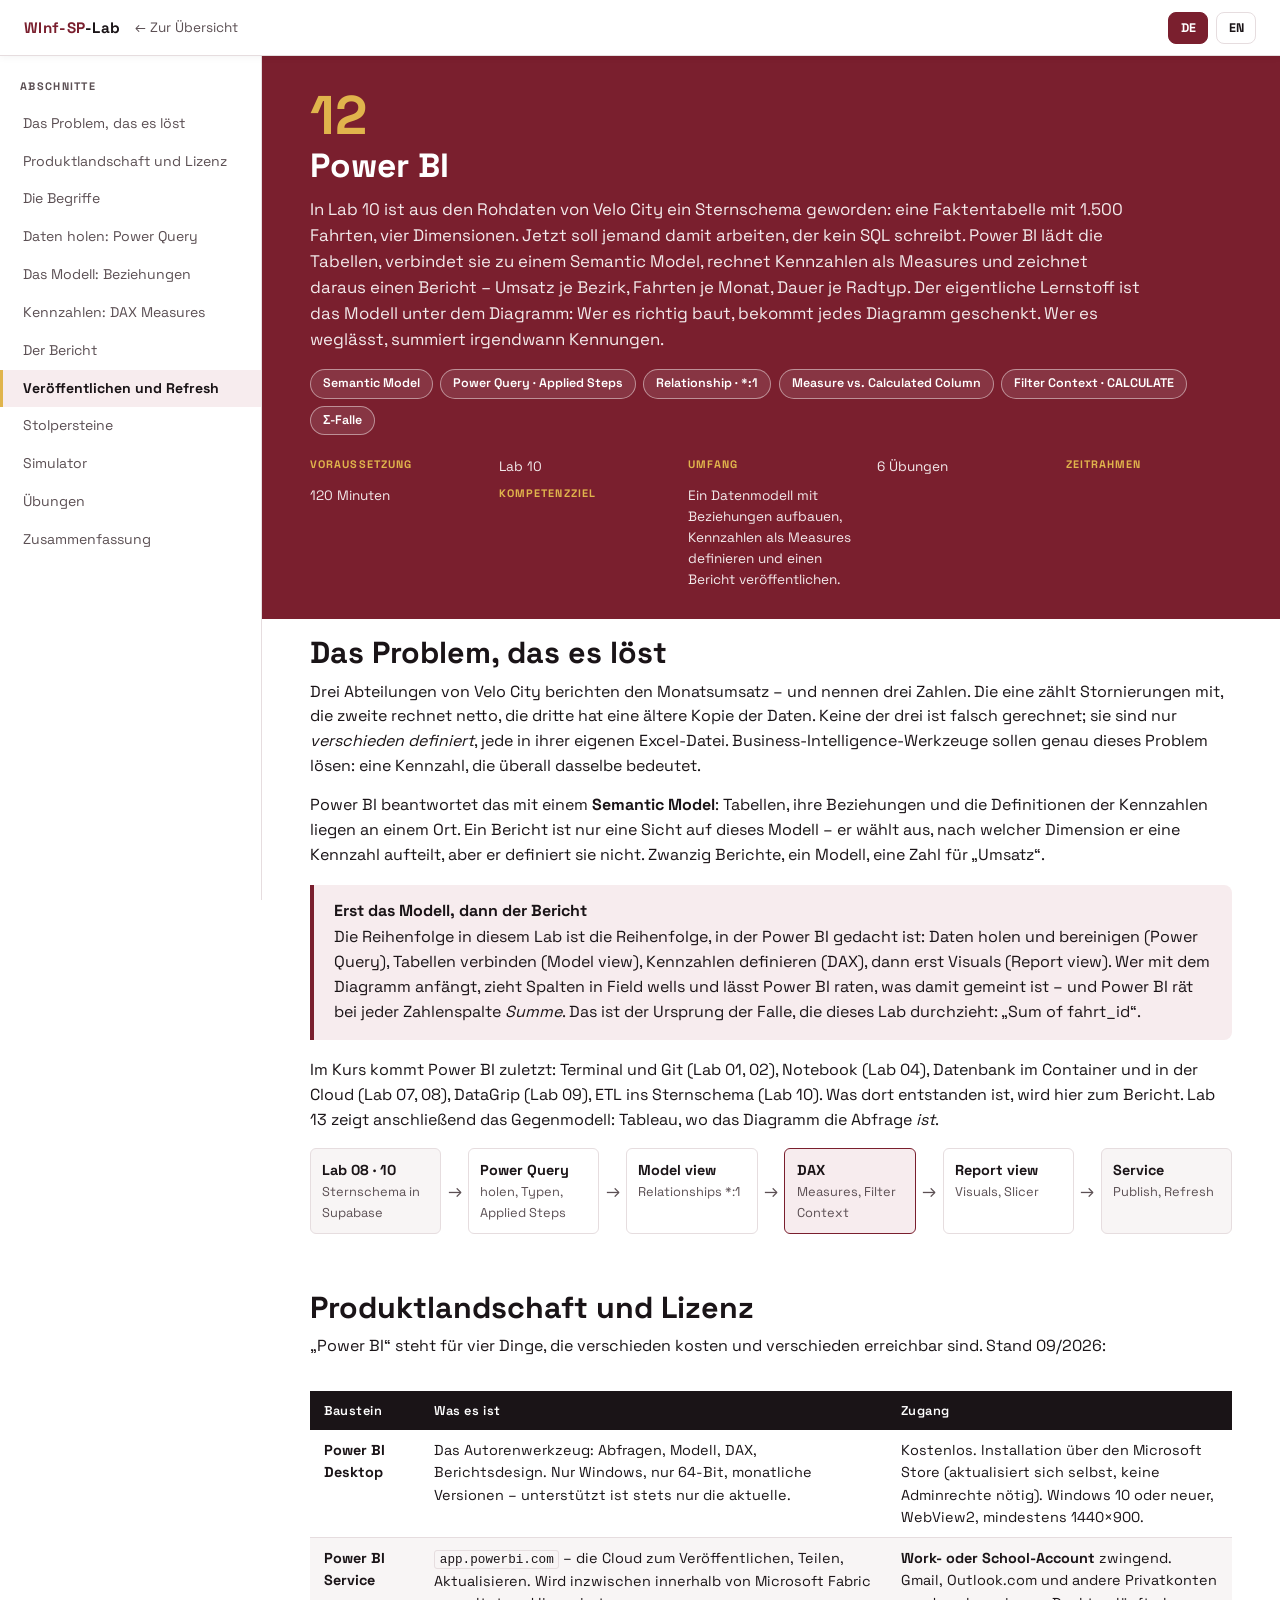
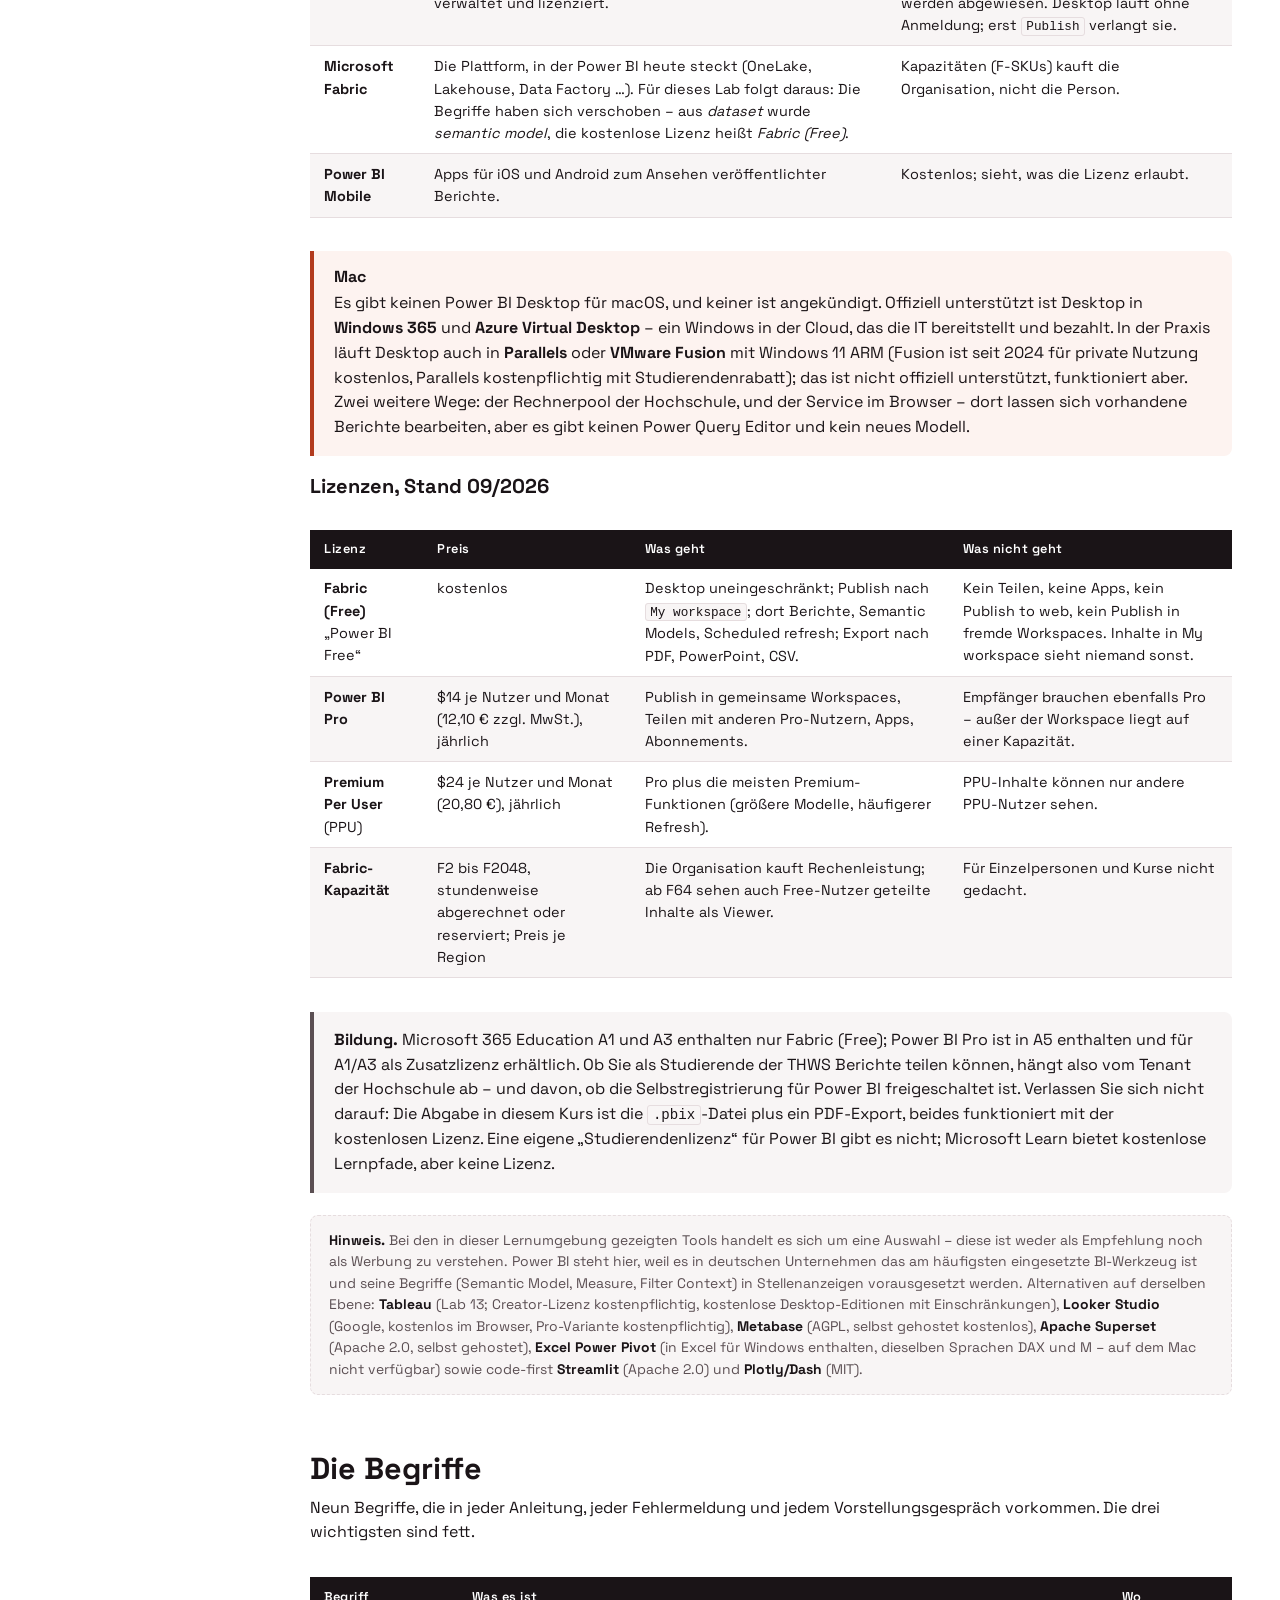
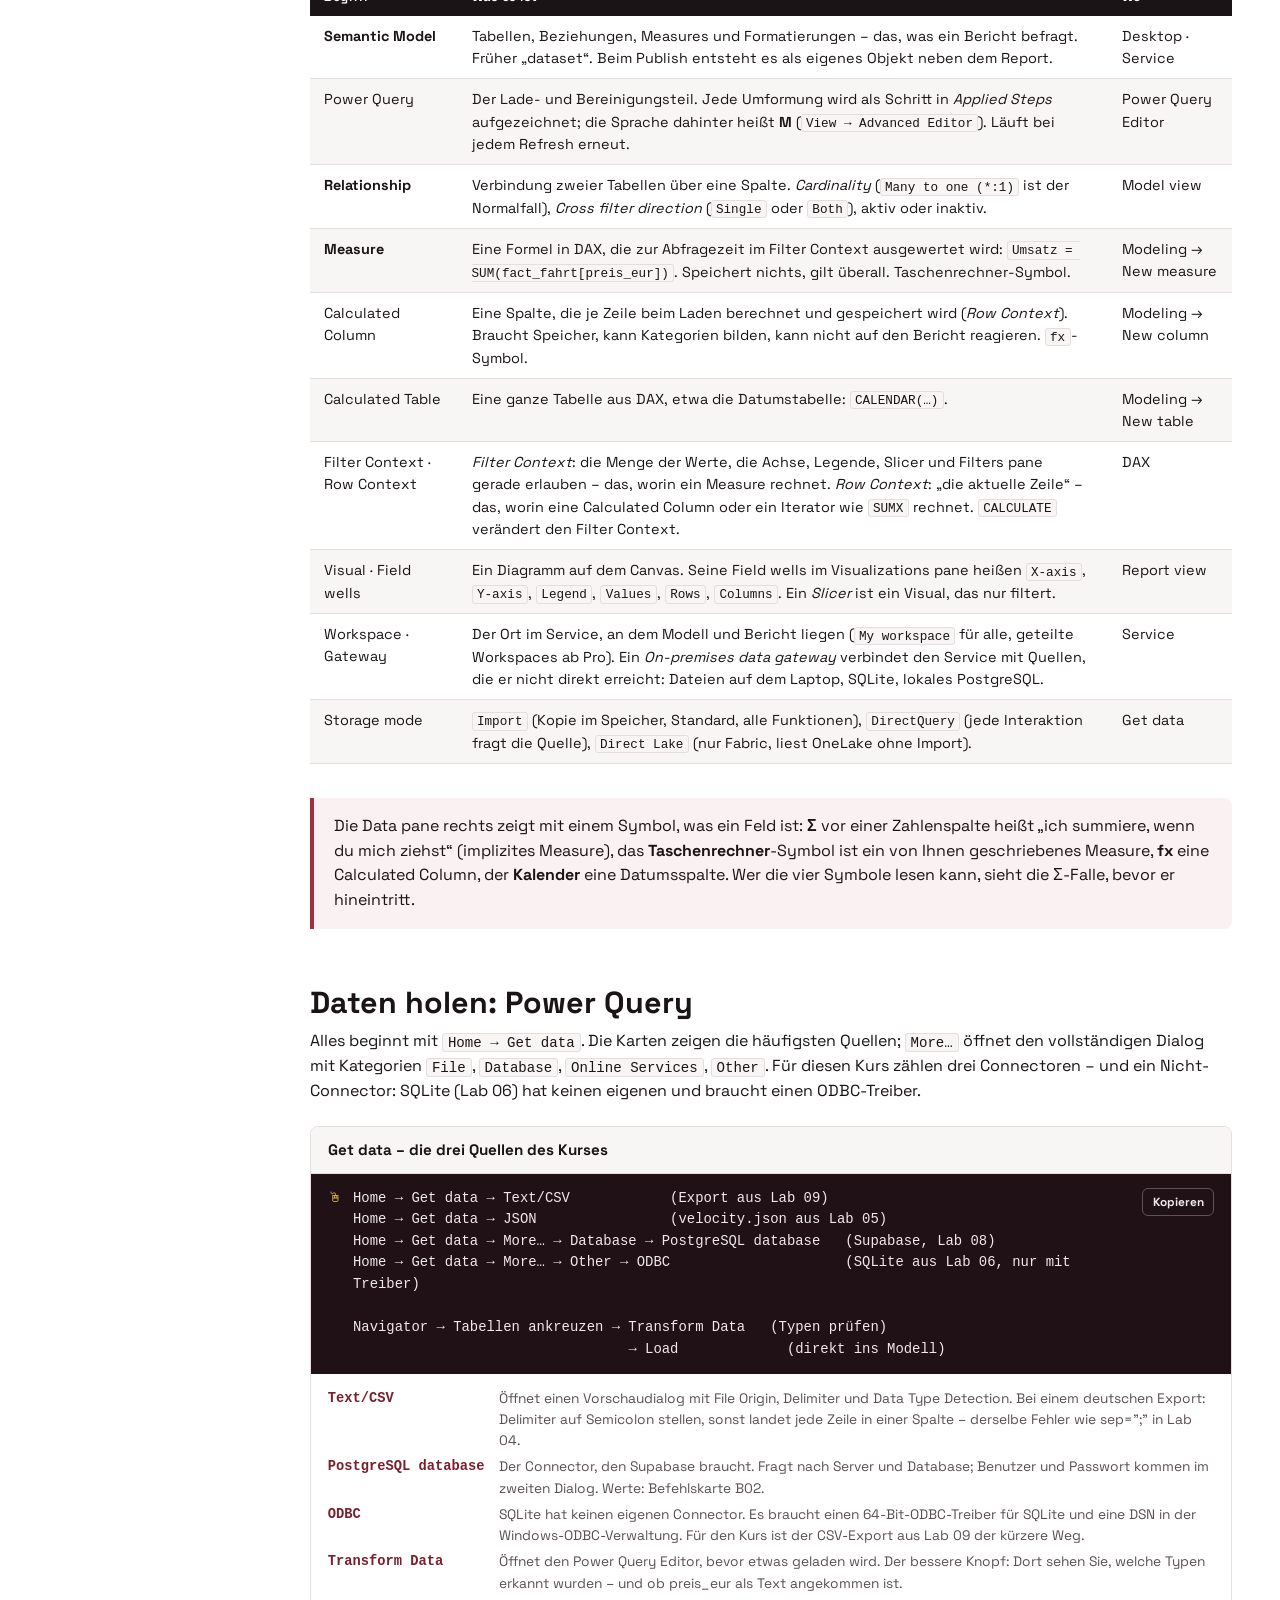
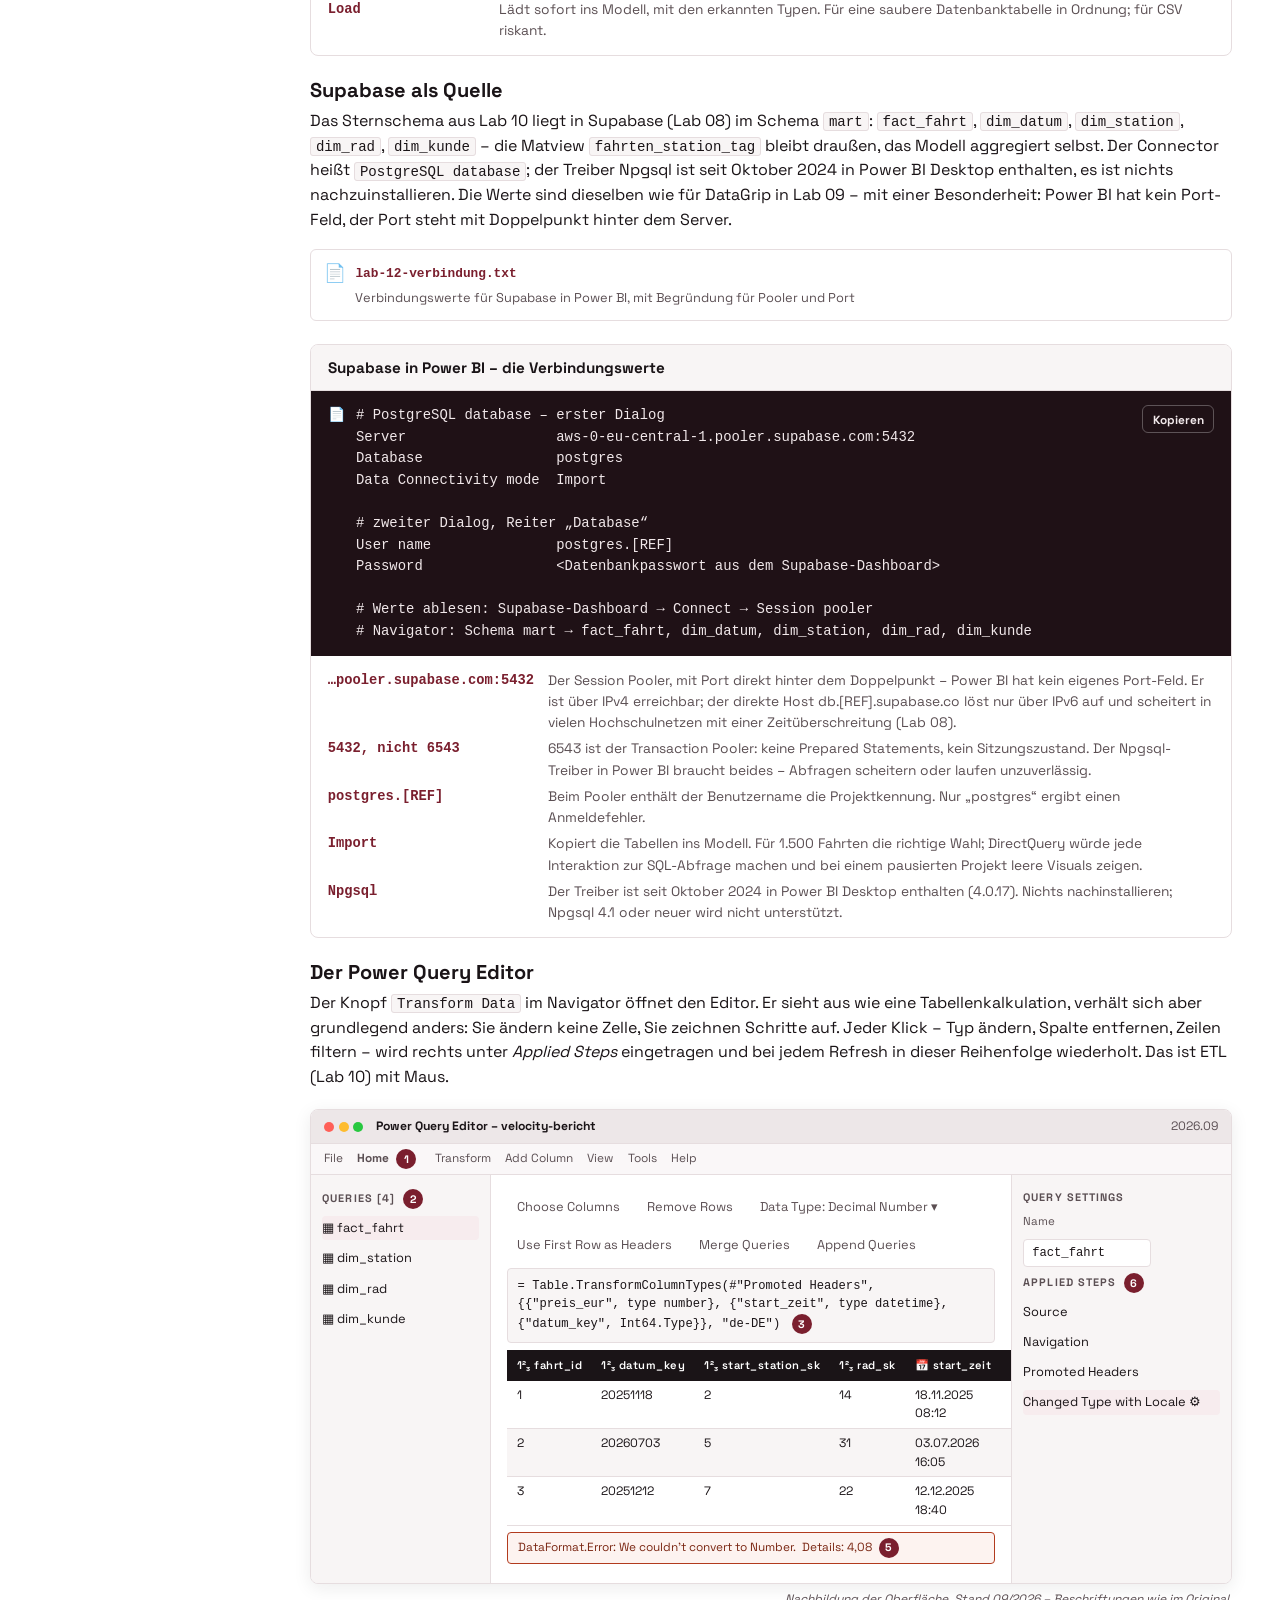
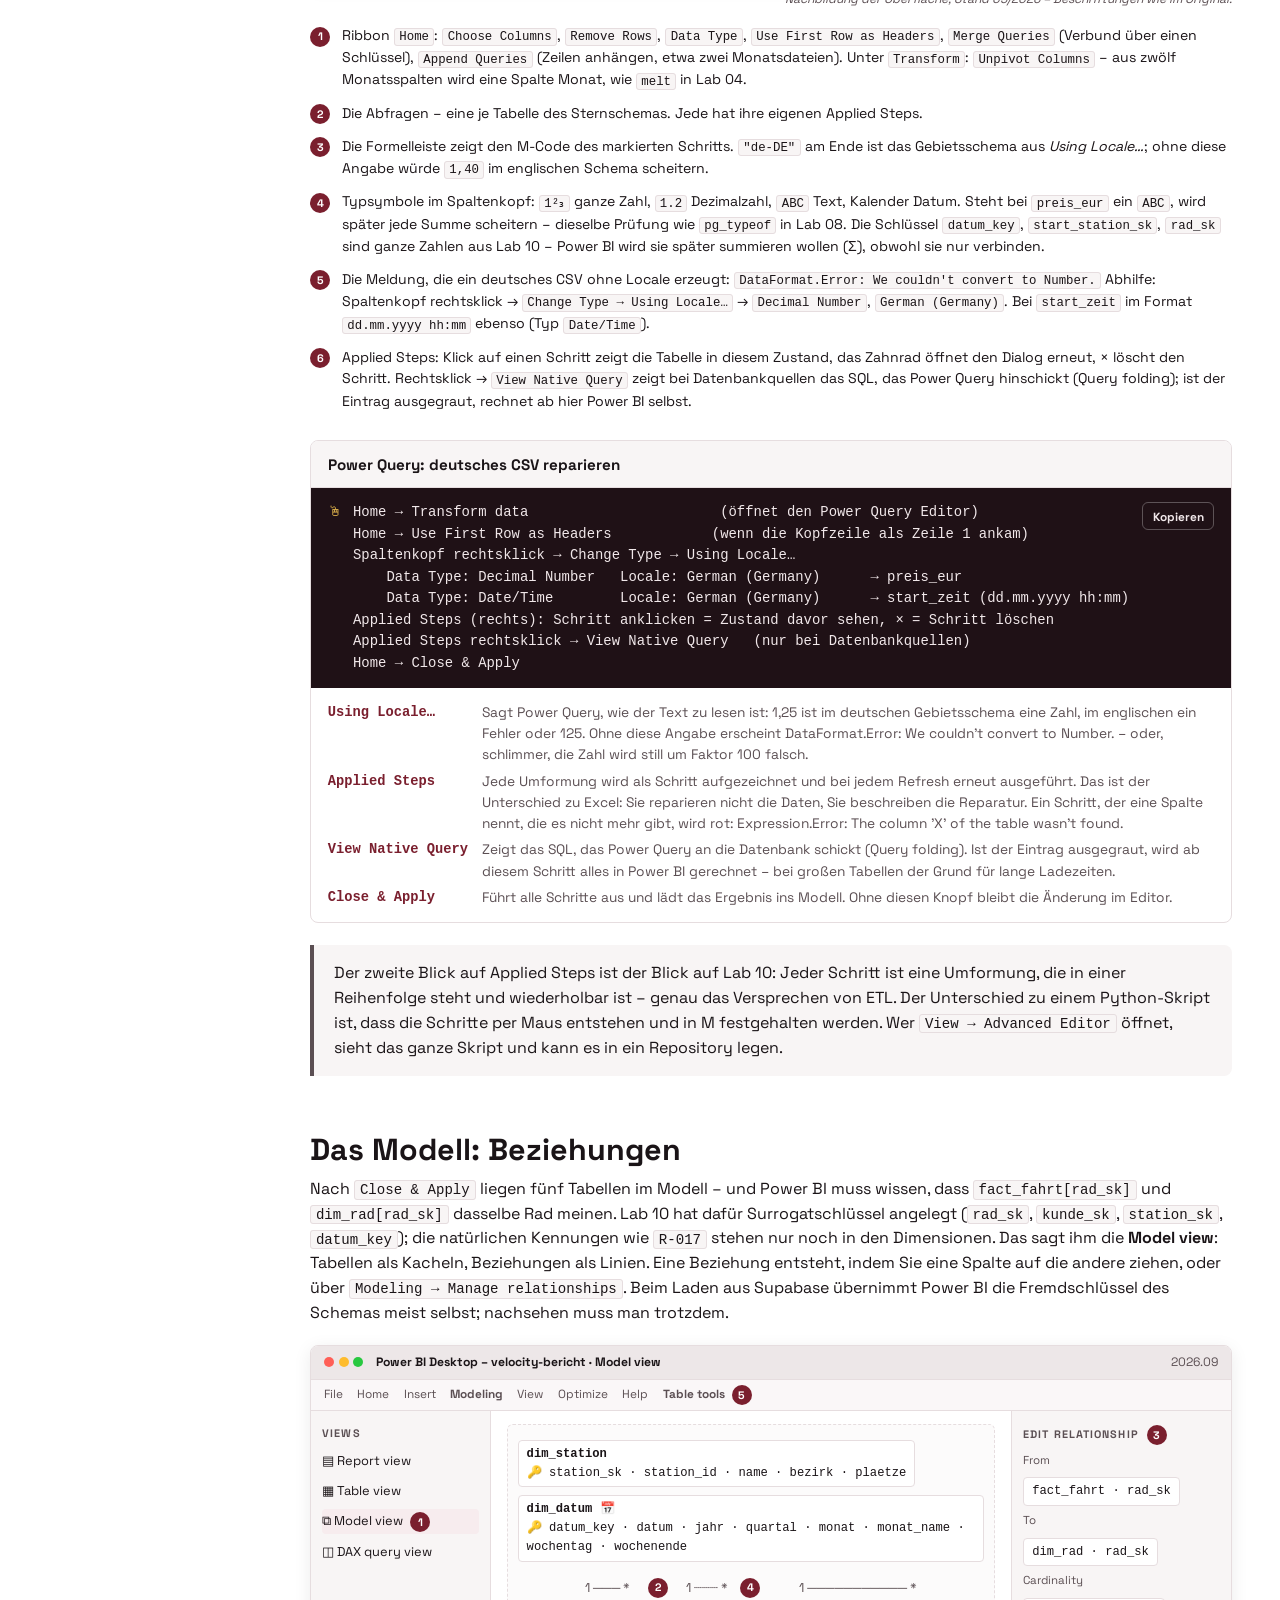
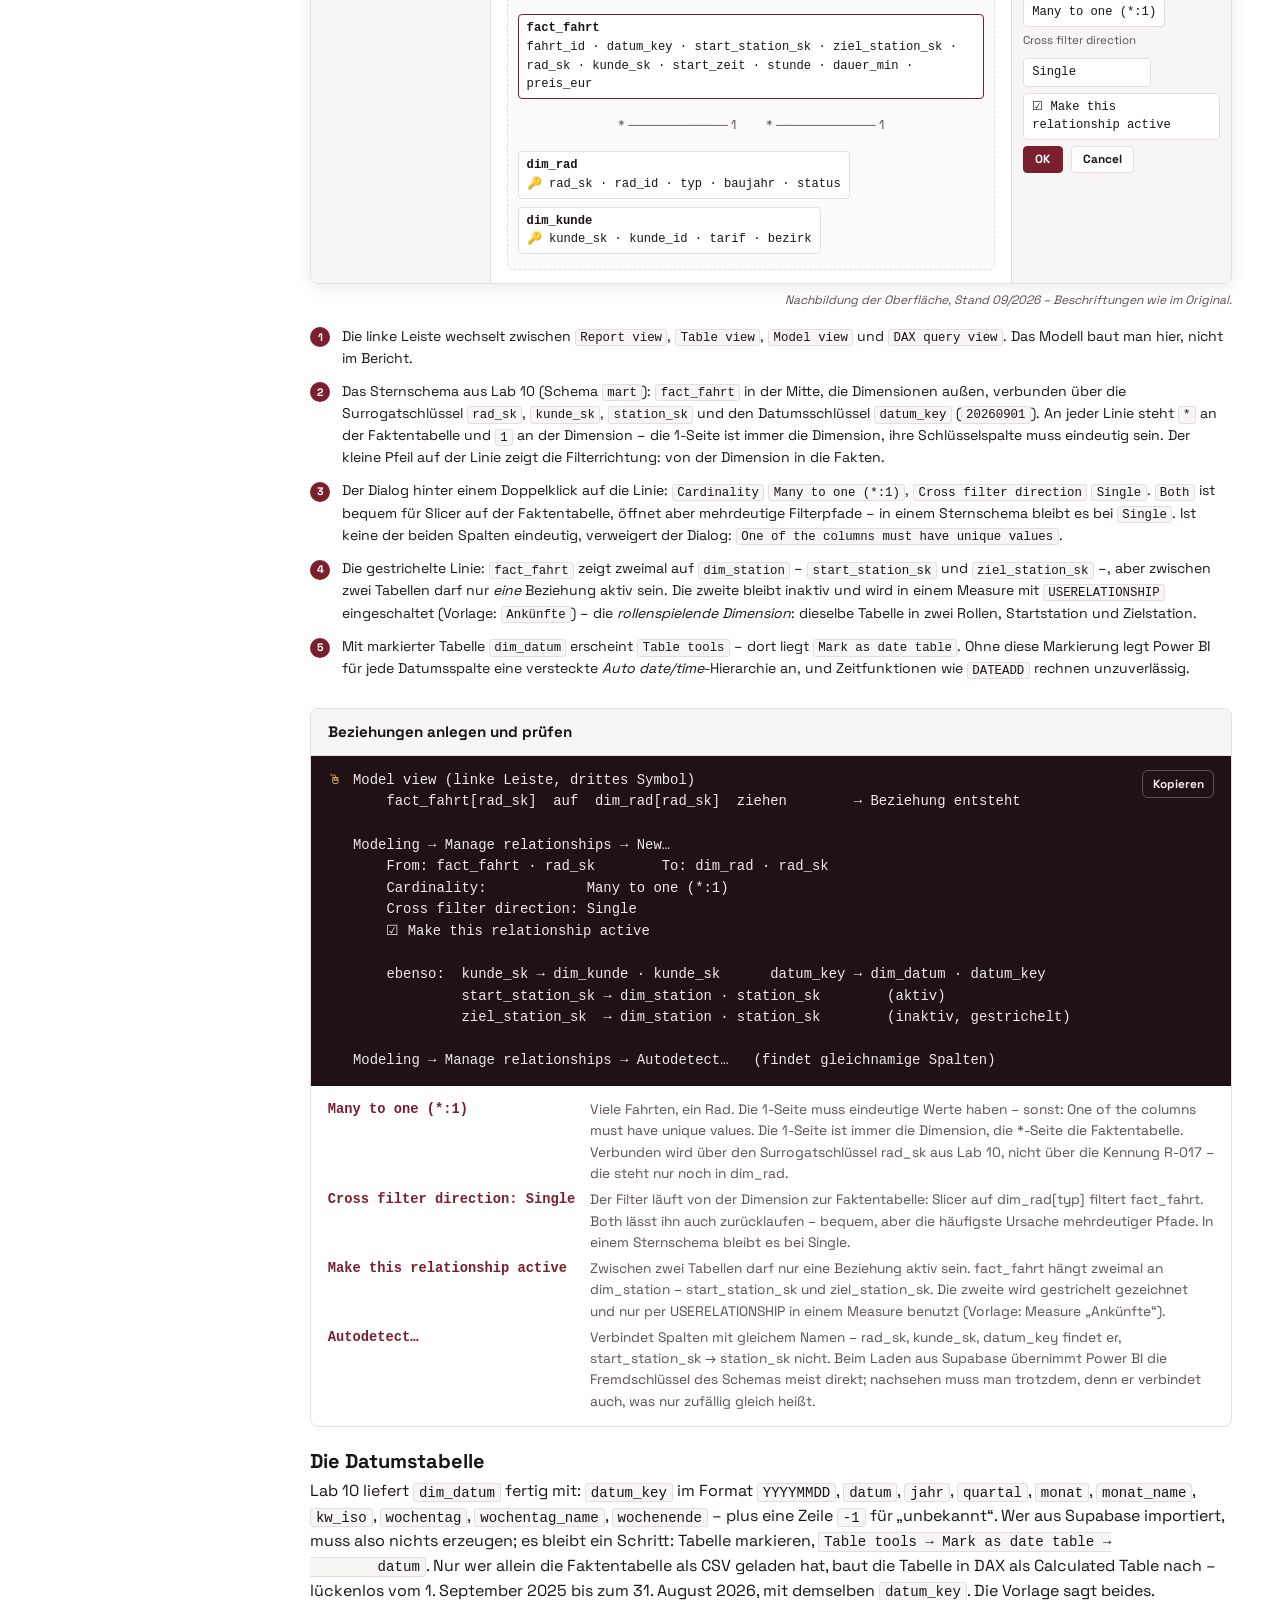
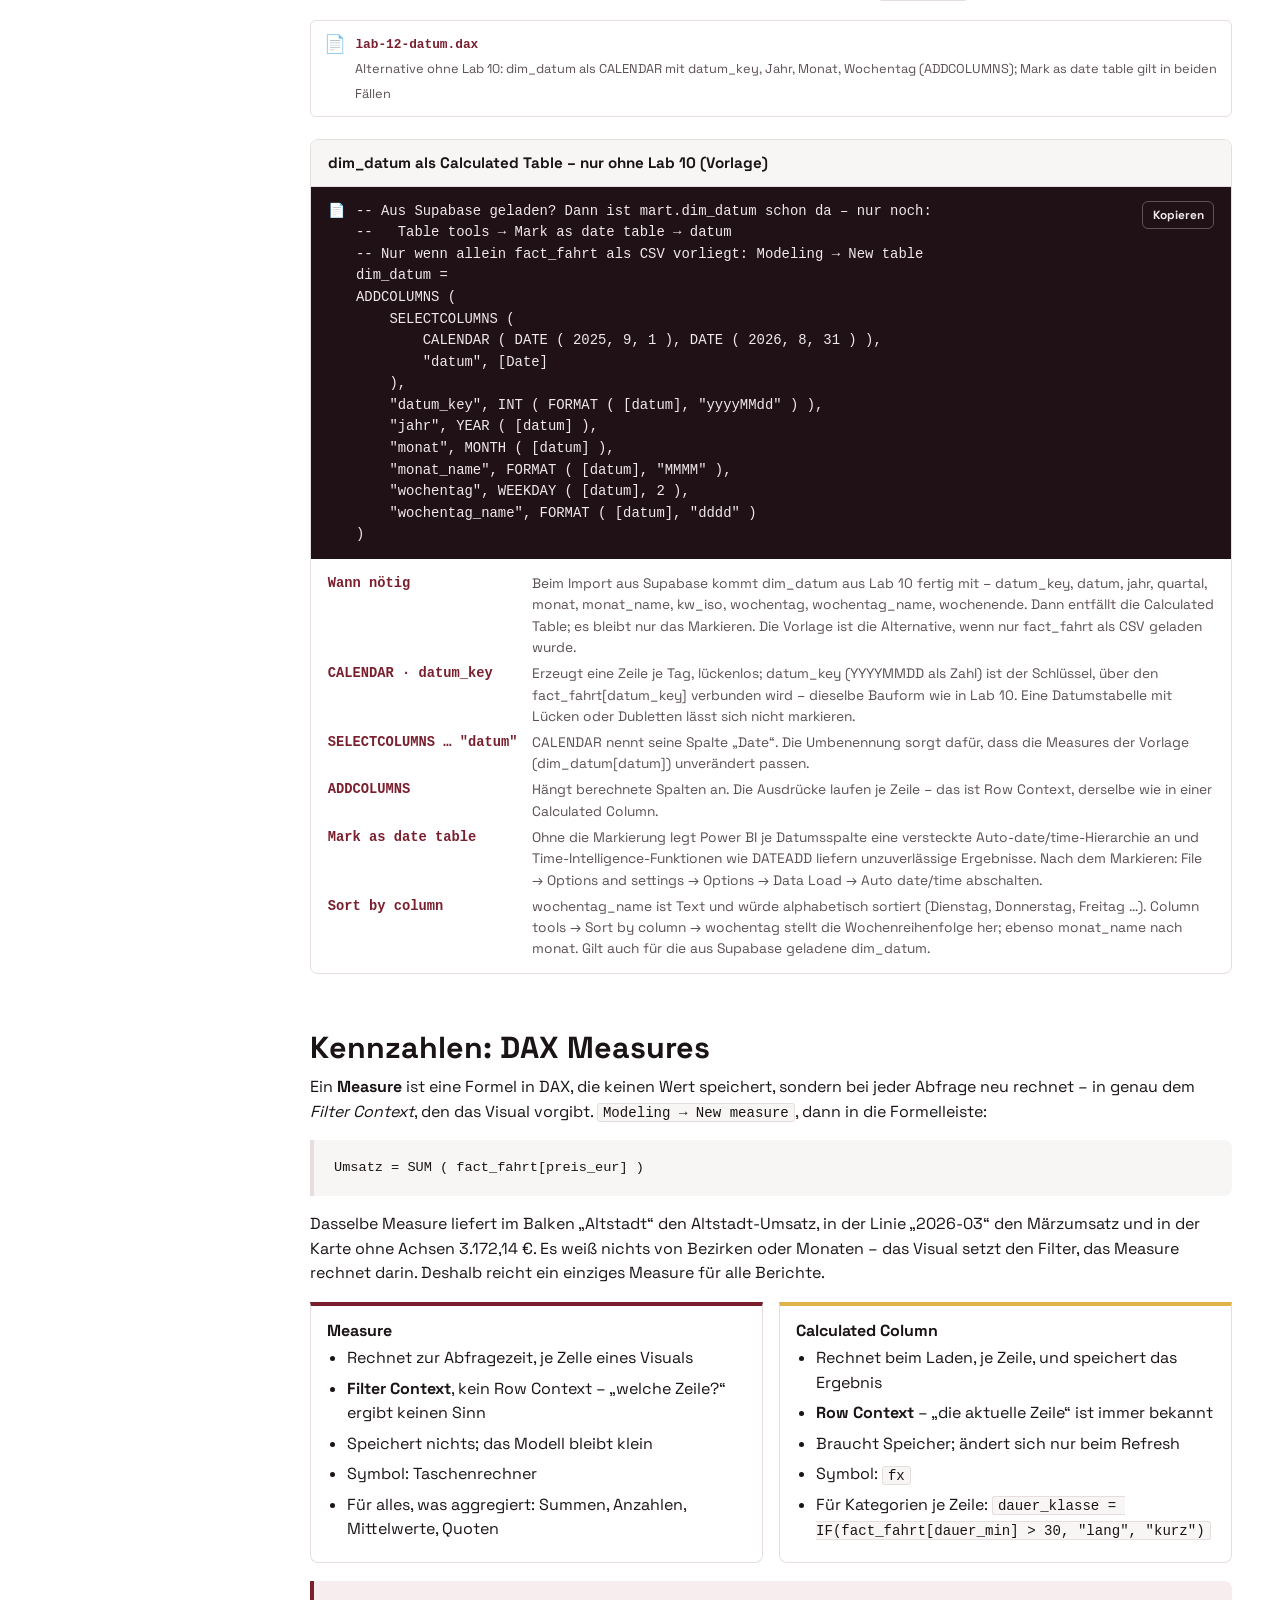
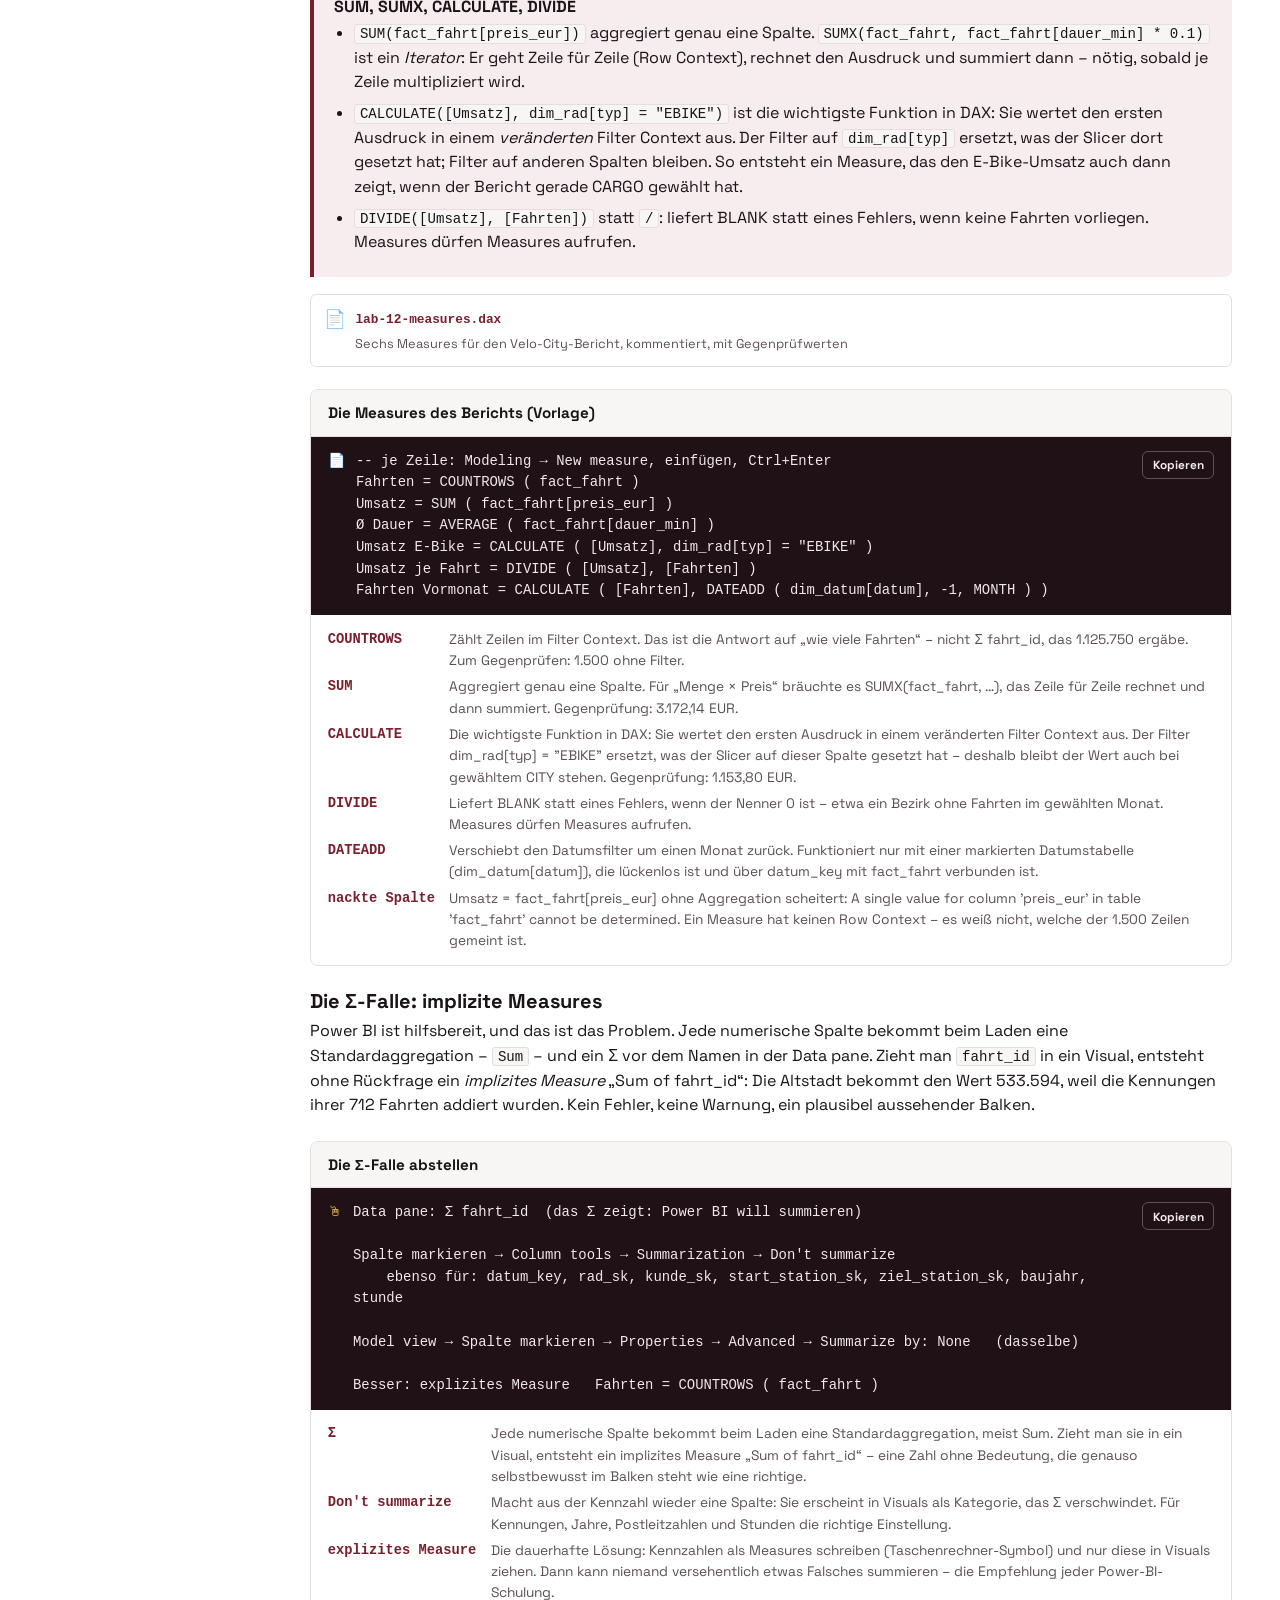
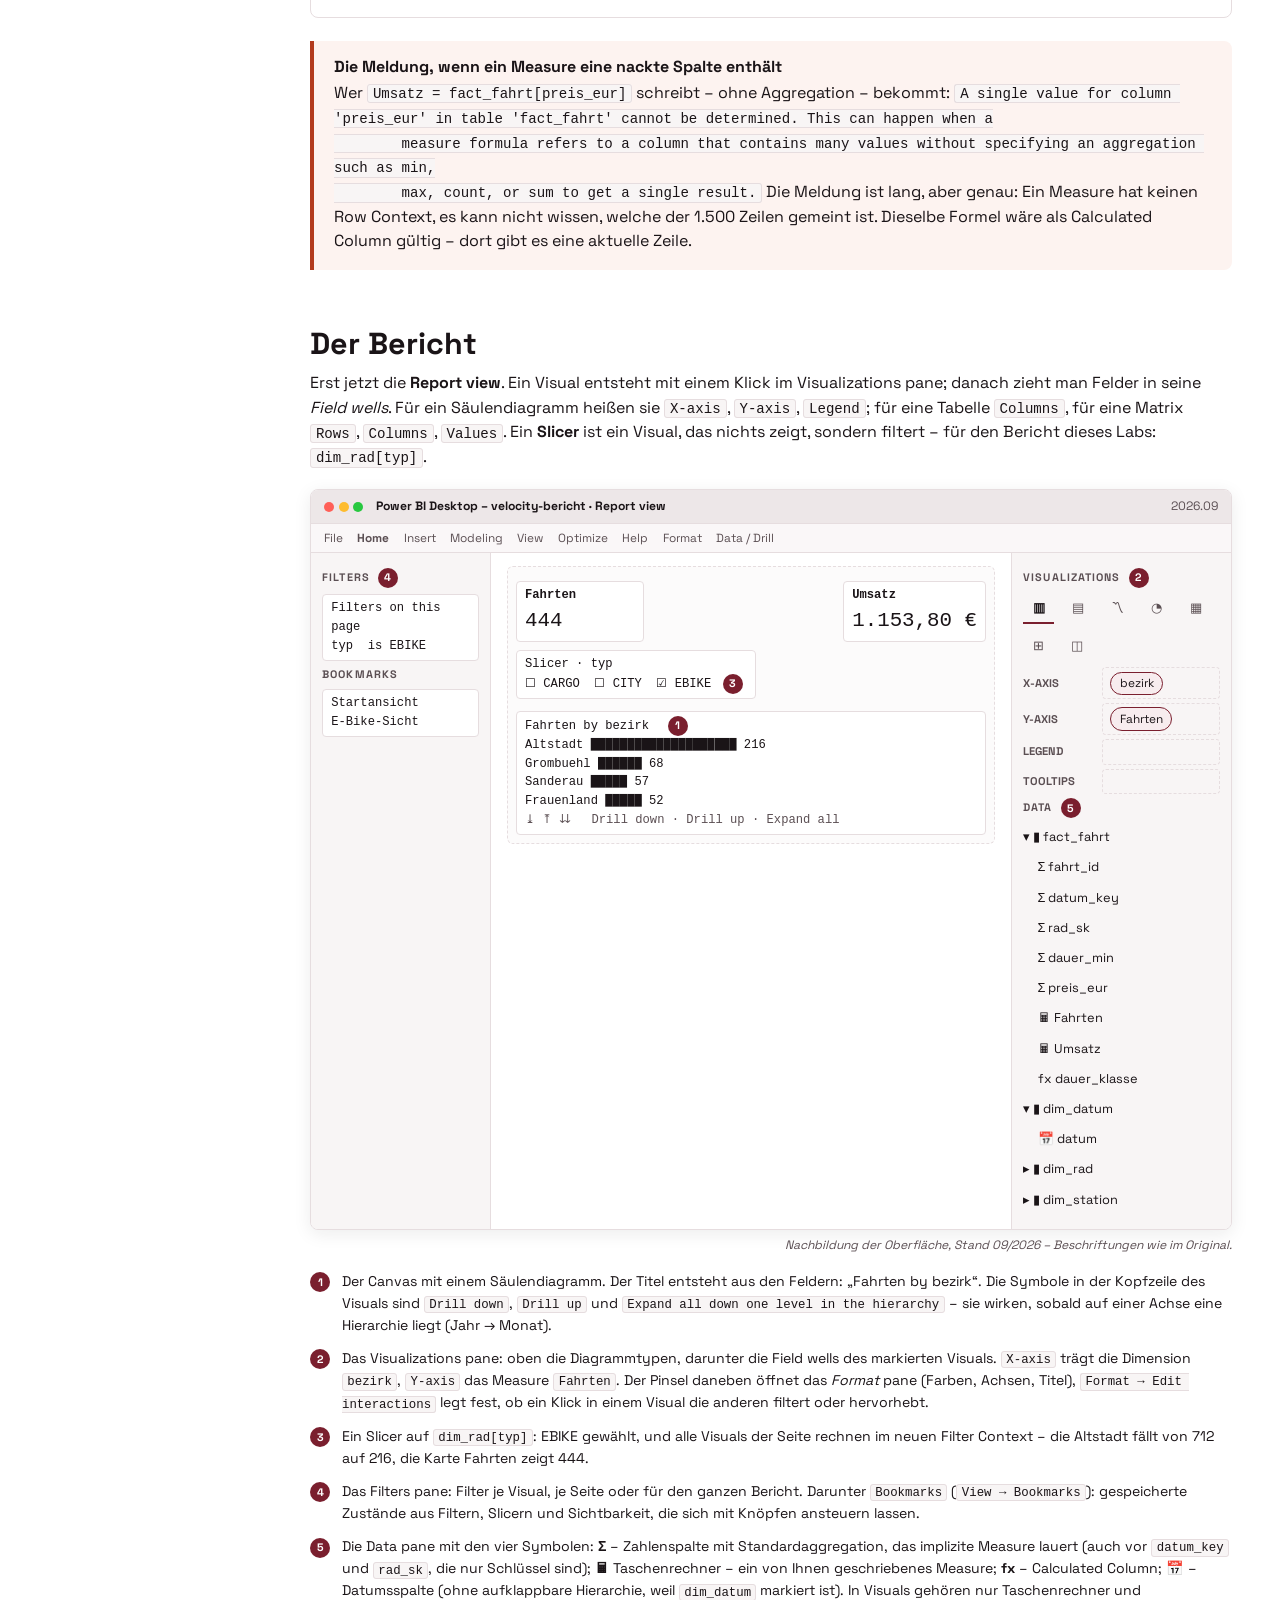
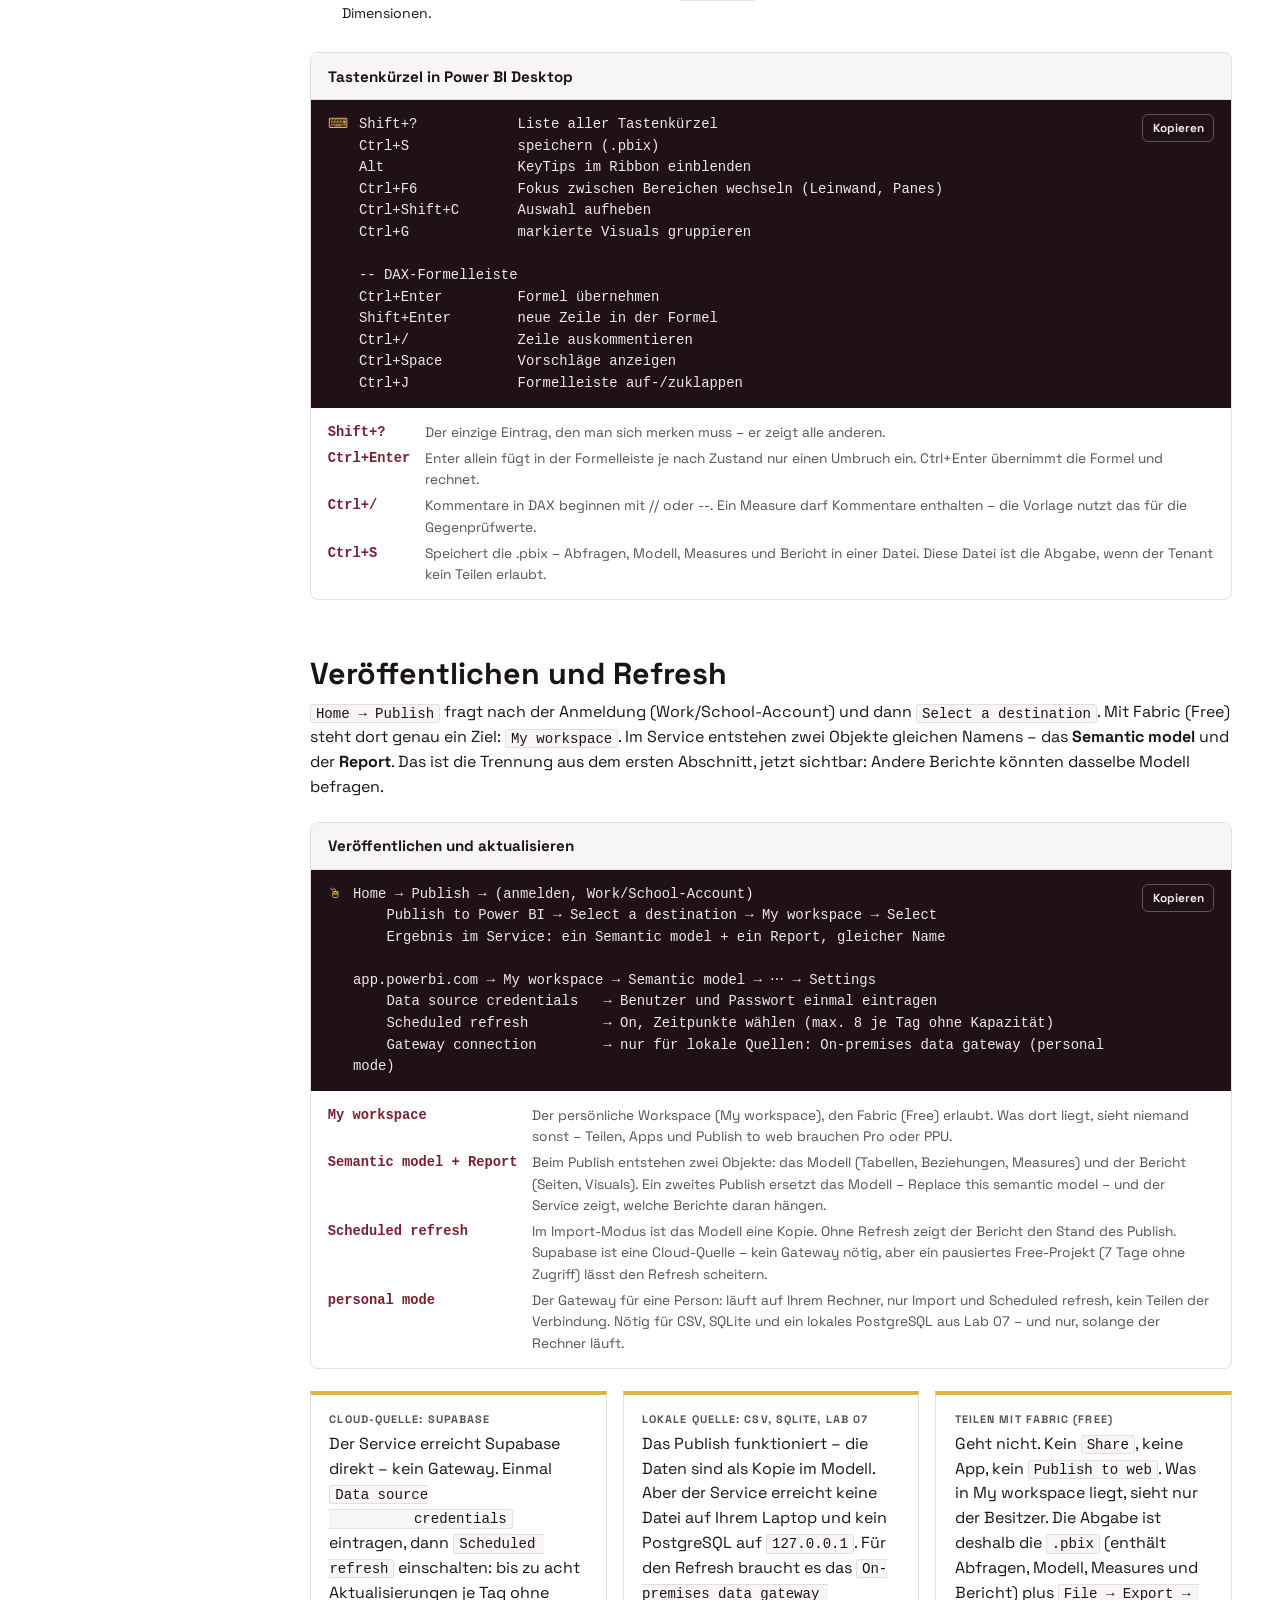
<file: lab-12-powerbi.html>
<!DOCTYPE html>
<html lang="de" data-lang="de">
<head>
  <meta charset="UTF-8" />
  <meta name="viewport" content="width=device-width, initial-scale=1.0" />
  <title>Lab 12 · Power BI · WInf-SP-Lab</title>
  <meta name="winf:titel-en" content="Lab 12 · Power BI · WInf-SP-Lab" />
  <link rel="preconnect" href="https://fonts.googleapis.com">
  <link rel="preconnect" href="https://fonts.gstatic.com" crossorigin>
  <link href="https://fonts.googleapis.com/css2?family=Space+Grotesk:wght@400;500;600;700;800&display=swap" rel="stylesheet">
  <link rel="stylesheet" href="assets/winf.css" />
  <link rel="icon" href="data:image/svg+xml,<svg xmlns='http://www.w3.org/2000/svg' viewBox='0 0 32 32'><rect width='32' height='32' fill='%237A1F2E'/><text x='16' y='23' font-family='sans-serif' font-size='18' font-weight='bold' text-anchor='middle' fill='%23E0B44C'>W</text></svg>" />
</head>
<body class="lab-page" data-lab="lab-12">

<header class="header">
  <div class="header-left">
    <a class="header-logo" href="index.html" data-lab-link><span class="mark">WInf-SP</span>-Lab</a>
    <a class="header-back" href="index.html" data-lab-link>
      <span lang="de">← Zur Übersicht</span><span lang="en">← Back to overview</span>
    </a>
  </div>
  <div class="header-right">
    <button class="lang-btn active" data-lang-btn="de" aria-pressed="true">DE</button>
    <button class="lang-btn" data-lang-btn="en" aria-pressed="false">EN</button>
  </div>
</header>

<nav class="sidebar" aria-label="Lab-Navigation">
  <div class="sidebar-title"><span lang="de">Abschnitte</span><span lang="en">Sections</span></div>
  <a class="sidebar-link" href="#warum"><span lang="de">Das Problem, das es löst</span><span lang="en">The problem it solves</span></a>
  <a class="sidebar-link" href="#landschaft"><span lang="de">Produktlandschaft und Lizenz</span><span lang="en">Product landscape and licence</span></a>
  <a class="sidebar-link" href="#begriffe"><span lang="de">Die Begriffe</span><span lang="en">The concepts</span></a>
  <a class="sidebar-link" href="#daten"><span lang="de">Daten holen: Power Query</span><span lang="en">Getting data: Power Query</span></a>
  <a class="sidebar-link" href="#modell"><span lang="de">Das Modell: Beziehungen</span><span lang="en">The model: relationships</span></a>
  <a class="sidebar-link" href="#dax"><span lang="de">Kennzahlen: DAX Measures</span><span lang="en">Metrics: DAX measures</span></a>
  <a class="sidebar-link" href="#bericht"><span lang="de">Der Bericht</span><span lang="en">The report</span></a>
  <a class="sidebar-link" href="#veroeffentlichen"><span lang="de">Veröffentlichen und Refresh</span><span lang="en">Publishing and refresh</span></a>
  <a class="sidebar-link" href="#stolper"><span lang="de">Stolpersteine</span><span lang="en">Stumbling blocks</span></a>
  <a class="sidebar-link" href="#simulator"><span lang="de">Simulator</span><span lang="en">Simulator</span></a>
  <a class="sidebar-link" href="#uebungen"><span lang="de">Übungen</span><span lang="en">Exercises</span></a>
  <a class="sidebar-link" href="#zusammenfassung"><span lang="de">Zusammenfassung</span><span lang="en">Summary</span></a>
</nav>

<div class="lab-header">
  <div class="lab-num-big">12</div>
  <h1 class="lab-title">Power BI</h1>
  <p class="lab-intro">
    <span lang="de">In Lab 10 ist aus den Rohdaten von Velo City ein Sternschema geworden: eine Faktentabelle mit
      1.500 Fahrten, vier Dimensionen. Jetzt soll jemand damit arbeiten, der kein SQL schreibt. Power BI lädt die
      Tabellen, verbindet sie zu einem Semantic Model, rechnet Kennzahlen als Measures und zeichnet daraus einen
      Bericht – Umsatz je Bezirk, Fahrten je Monat, Dauer je Radtyp. Der eigentliche Lernstoff ist das Modell unter dem Diagramm: Wer es richtig baut, bekommt jedes Diagramm geschenkt. Wer es weglässt,
      summiert irgendwann Kennungen.</span>
    <span lang="en">In lab 10 the raw data of Velo City became a star schema: one fact table with 1,500 rides, four
      dimensions. Now somebody who does not write SQL is supposed to work with it. Power BI loads the tables, relates
      them into a semantic model, computes metrics as measures and draws a report from that – revenue per district,
      rides per month, duration per bike type. The actual subject is the model underneath the chart: whoever
      builds it right gets every chart for free. Whoever skips it ends up summing identifiers.</span>
  </p>
  <div class="lernziele">
    <span class="lernziel-chip">Semantic Model</span>
    <span class="lernziel-chip">Power Query · Applied Steps</span>
    <span class="lernziel-chip">Relationship · *:1</span>
    <span class="lernziel-chip">Measure vs. Calculated Column</span>
    <span class="lernziel-chip">Filter Context · CALCULATE</span>
    <span class="lernziel-chip"><span lang="de">Σ-Falle</span><span lang="en">Σ trap</span></span>
  </div>
  <div data-einordnung></div>
</div>

<main class="main-content">

  <section class="section-block" id="warum">
    <h2><span lang="de">Das Problem, das es löst</span><span lang="en">The problem it solves</span></h2>
    <p>
      <span lang="de">Drei Abteilungen von Velo City berichten den Monatsumsatz – und nennen drei Zahlen. Die eine
        zählt Stornierungen mit, die zweite rechnet netto, die dritte hat eine ältere Kopie der Daten. Keine der drei
        ist falsch gerechnet; sie sind nur <em>verschieden definiert</em>, jede in ihrer eigenen Excel-Datei. Business-Intelligence-Werkzeuge sollen genau dieses Problem lösen: eine Kennzahl, die überall dasselbe bedeutet.</span>
      <span lang="en">Three departments at Velo City report the monthly revenue – and name three figures. One counts
        cancellations, the second calculates net, the third has an older copy of the data. None of the three is
        computed wrongly; they are just <em>defined differently</em>, each in its own Excel file. Business intelligence tools are meant to solve exactly this problem: a metric that means the same thing everywhere.</span>
    </p>
    <p>
      <span lang="de">Power BI beantwortet das mit einem <strong>Semantic Model</strong>: Tabellen, ihre Beziehungen
        und die Definitionen der Kennzahlen liegen an einem Ort. Ein Bericht ist nur eine Sicht auf dieses Modell –
        er wählt aus, nach welcher Dimension er eine Kennzahl aufteilt, aber er definiert sie nicht. Zwanzig Berichte,
        ein Modell, eine Zahl für „Umsatz“.</span>
      <span lang="en">Power BI answers that with a <strong>semantic model</strong>: tables, their relationships and
        the definitions of the metrics live in one place. A report is only a view onto that model – it chooses
        which dimension to break a metric down by, but it does not define it. Twenty reports, one model, one figure
        for “revenue”.</span>
    </p>
    <div class="concept-box">
      <h3><span lang="de">Erst das Modell, dann der Bericht</span><span lang="en">Model first, report second</span></h3>
      <p><span lang="de">Die Reihenfolge in diesem Lab ist die Reihenfolge, in der Power BI gedacht ist: Daten holen
        und bereinigen (Power Query), Tabellen verbinden (Model view), Kennzahlen definieren (DAX), dann erst Visuals
        (Report view). Wer mit dem Diagramm anfängt, zieht Spalten in Field wells und lässt Power BI raten, was damit
        gemeint ist – und Power BI rät bei jeder Zahlenspalte <em>Summe</em>. Das ist der Ursprung der Falle, die
        dieses Lab durchzieht: „Sum of fahrt_id“.</span>
      <span lang="en">The order in this lab is the order Power BI is designed for: get and clean data (Power Query),
        relate tables (Model view), define metrics (DAX), only then visuals (Report view). Whoever starts with the chart
        drags columns into field wells and lets Power BI guess what is meant – and Power BI guesses <em>sum</em> for
        every numeric column. That is the origin of the trap running through this lab: “Sum of fahrt_id”.</span></p>
    </div>
    <p>
      <span lang="de">Im Kurs kommt Power BI zuletzt: Terminal und Git (Lab 01, 02), Notebook (Lab 04),
        Datenbank im Container und in der Cloud (Lab 07, 08), DataGrip (Lab 09), ETL ins Sternschema (Lab 10). Was
        dort entstanden ist, wird hier zum Bericht. Lab 13 zeigt anschließend das Gegenmodell: Tableau, wo das
        Diagramm die Abfrage <em>ist</em>.</span>
      <span lang="en">In the course Power BI comes last: terminal and Git (labs 01, 02), notebook
        (lab 04), database in a container and in the cloud (labs 07, 08), DataGrip (lab 09), ETL into the star schema
        (lab 10). What emerged there becomes a report here. Lab 13 then shows the opposite model: Tableau, where the
        chart <em>is</em> the query.</span>
    </p>
    <div class="kette">
      <div class="glied hell"><span class="titel">Lab 08 · 10</span><span class="was"><span lang="de">Sternschema in Supabase</span><span lang="en">Star schema in Supabase</span></span></div>
      <span class="pfeil">→</span>
      <div class="glied"><span class="titel">Power Query</span><span class="was"><span lang="de">holen, Typen, Applied Steps</span><span lang="en">get, types, applied steps</span></span></div>
      <span class="pfeil">→</span>
      <div class="glied"><span class="titel">Model view</span><span class="was"><span lang="de">Relationships *:1</span><span lang="en">relationships *:1</span></span></div>
      <span class="pfeil">→</span>
      <div class="glied betont"><span class="titel">DAX</span><span class="was"><span lang="de">Measures, Filter Context</span><span lang="en">measures, filter context</span></span></div>
      <span class="pfeil">→</span>
      <div class="glied"><span class="titel">Report view</span><span class="was"><span lang="de">Visuals, Slicer</span><span lang="en">visuals, slicers</span></span></div>
      <span class="pfeil">→</span>
      <div class="glied hell"><span class="titel">Service</span><span class="was"><span lang="de">Publish, Refresh</span><span lang="en">publish, refresh</span></span></div>
    </div>
  </section>

  <section class="section-block" id="landschaft">
    <h2><span lang="de">Produktlandschaft und Lizenz</span><span lang="en">Product landscape and licence</span></h2>
    <p>
      <span lang="de">„Power BI“ steht für vier Dinge, die verschieden kosten und verschieden
        erreichbar sind. Stand 09/2026:</span>
      <span lang="en">“Power BI” stands for four things that cost differently and are reachable
        differently. As of 09/2026:</span>
    </p>
    <div class="table-scroll">
      <table>
        <thead>
          <tr>
            <th><span lang="de">Baustein</span><span lang="en">Component</span></th>
            <th><span lang="de">Was es ist</span><span lang="en">What it is</span></th>
            <th><span lang="de">Zugang</span><span lang="en">Access</span></th>
          </tr>
        </thead>
        <tbody>
          <tr>
            <td><strong>Power BI Desktop</strong></td>
            <td><span lang="de">Das Autorenwerkzeug: Abfragen, Modell, DAX, Berichtsdesign. Nur Windows, nur 64-Bit, monatliche Versionen – unterstützt ist stets nur die aktuelle.</span><span lang="en">The authoring tool: queries, model, DAX, report design. Windows only, 64-bit only, monthly releases – only the current one is supported.</span></td>
            <td><span lang="de">Kostenlos. Installation über den Microsoft Store (aktualisiert sich selbst, keine Adminrechte nötig). Windows 10 oder neuer, WebView2, mindestens 1440×900.</span><span lang="en">Free. Install from the Microsoft Store (updates itself, no admin rights). Windows 10 or newer, WebView2, at least 1440×900.</span></td>
          </tr>
          <tr>
            <td><strong>Power BI Service</strong></td>
            <td><span lang="de"><code>app.powerbi.com</code> – die Cloud zum Veröffentlichen, Teilen, Aktualisieren. Wird inzwischen innerhalb von Microsoft Fabric verwaltet und lizenziert.</span><span lang="en"><code>app.powerbi.com</code> – the cloud for publishing, sharing, refreshing. Now administered and licensed inside Microsoft Fabric.</span></td>
            <td><span lang="de"><strong>Work- oder School-Account</strong> zwingend. Gmail, Outlook.com und andere Privatkonten werden abgewiesen. Desktop läuft ohne Anmeldung; erst <code>Publish</code> verlangt sie.</span><span lang="en"><strong>Work or school account</strong> required. Gmail, Outlook.com and other consumer accounts are rejected. Desktop runs without signing in; only <code>Publish</code> demands it.</span></td>
          </tr>
          <tr>
            <td><strong>Microsoft Fabric</strong></td>
            <td><span lang="de">Die Plattform, in der Power BI heute steckt (OneLake, Lakehouse, Data Factory …). Für dieses Lab folgt daraus: Die Begriffe haben sich verschoben – aus <em>dataset</em> wurde <em>semantic model</em>, die kostenlose Lizenz heißt <em>Fabric (Free)</em>.</span><span lang="en">The platform Power BI now sits in (OneLake, Lakehouse, Data Factory …). Relevant here: the vocabulary has shifted – <em>dataset</em> became <em>semantic model</em>, the free licence is called <em>Fabric (Free)</em>.</span></td>
            <td><span lang="de">Kapazitäten (F-SKUs) kauft die Organisation, nicht die Person.</span><span lang="en">Capacities (F SKUs) are bought by the organisation, not the person.</span></td>
          </tr>
          <tr>
            <td><strong>Power BI Mobile</strong></td>
            <td><span lang="de">Apps für iOS und Android zum Ansehen veröffentlichter Berichte.</span><span lang="en">Apps for iOS and Android for viewing published reports.</span></td>
            <td><span lang="de">Kostenlos; sieht, was die Lizenz erlaubt.</span><span lang="en">Free; sees what the licence allows.</span></td>
          </tr>
        </tbody>
      </table>
    </div>
    <div class="warn-box">
      <h3><span lang="de">Mac</span><span lang="en">Mac</span></h3>
      <p><span lang="de">Es gibt keinen Power BI Desktop für macOS, und keiner ist angekündigt. Offiziell unterstützt
        ist Desktop in <strong>Windows 365</strong> und <strong>Azure Virtual Desktop</strong> – ein Windows in der
        Cloud, das die IT bereitstellt und bezahlt. In der Praxis läuft Desktop auch in <strong>Parallels</strong>
        oder <strong>VMware Fusion</strong> mit Windows 11 ARM (Fusion ist seit 2024 für private Nutzung kostenlos,
        Parallels kostenpflichtig mit Studierendenrabatt); das ist nicht offiziell unterstützt, funktioniert aber.
        Zwei weitere Wege: der Rechnerpool der Hochschule, und der Service im Browser – dort lassen sich vorhandene
        Berichte bearbeiten, aber es gibt keinen Power Query Editor und kein neues Modell.</span>
      <span lang="en">There is no Power BI Desktop for macOS, and none is announced. Officially supported is Desktop in
        <strong>Windows 365</strong> and <strong>Azure Virtual Desktop</strong> – a Windows in the cloud provided and
        paid for by IT. In practice Desktop also runs in <strong>Parallels</strong> or <strong>VMware Fusion</strong>
        with Windows 11 ARM (Fusion has been free for personal use since 2024, Parallels is paid with a student
        discount); that is not officially supported but works. Two further routes: the university's PC pool, and the
        service in the browser – existing reports can be edited there, but there is no Power Query Editor and no new
        model.</span></p>
    </div>
    <h3><span lang="de">Lizenzen, Stand 09/2026</span><span lang="en">Licences, as of 09/2026</span></h3>
    <div class="table-scroll">
      <table>
        <thead>
          <tr>
            <th><span lang="de">Lizenz</span><span lang="en">Licence</span></th>
            <th><span lang="de">Preis</span><span lang="en">Price</span></th>
            <th><span lang="de">Was geht</span><span lang="en">What works</span></th>
            <th><span lang="de">Was nicht geht</span><span lang="en">What does not</span></th>
          </tr>
        </thead>
        <tbody>
          <tr>
            <td><strong>Fabric (Free)</strong><br><span lang="de">„Power BI Free“</span><span lang="en">“Power BI Free”</span></td>
            <td><span lang="de">kostenlos</span><span lang="en">free</span></td>
            <td><span lang="de">Desktop uneingeschränkt; Publish nach <code>My workspace</code>; dort Berichte, Semantic Models, Scheduled refresh; Export nach PDF, PowerPoint, CSV.</span><span lang="en">Desktop without limits; publish to <code>My workspace</code>; reports, semantic models, scheduled refresh there; export to PDF, PowerPoint, CSV.</span></td>
            <td><span lang="de">Kein Teilen, keine Apps, kein Publish to web, kein Publish in fremde Workspaces. Inhalte in My workspace sieht niemand sonst.</span><span lang="en">No sharing, no apps, no Publish to web, no publishing to other workspaces. Nobody else sees content in My workspace.</span></td>
          </tr>
          <tr>
            <td><strong>Power BI Pro</strong></td>
            <td>$14 <span lang="de">je Nutzer und Monat (12,10 € zzgl. MwSt.), jährlich</span><span lang="en">per user per month (EUR 12.10 plus VAT), annual</span></td>
            <td><span lang="de">Publish in gemeinsame Workspaces, Teilen mit anderen Pro-Nutzern, Apps, Abonnements.</span><span lang="en">Publish to shared workspaces, share with other Pro users, apps, subscriptions.</span></td>
            <td><span lang="de">Empfänger brauchen ebenfalls Pro – außer der Workspace liegt auf einer Kapazität.</span><span lang="en">Recipients need Pro as well – unless the workspace sits on a capacity.</span></td>
          </tr>
          <tr>
            <td><strong>Premium Per User</strong> (PPU)</td>
            <td>$24 <span lang="de">je Nutzer und Monat (20,80 €), jährlich</span><span lang="en">per user per month (EUR 20.80), annual</span></td>
            <td><span lang="de">Pro plus die meisten Premium-Funktionen (größere Modelle, häufigerer Refresh).</span><span lang="en">Pro plus most Premium features (larger models, more frequent refresh).</span></td>
            <td><span lang="de">PPU-Inhalte können nur andere PPU-Nutzer sehen.</span><span lang="en">PPU content can be seen only by other PPU users.</span></td>
          </tr>
          <tr>
            <td><strong><span lang="de">Fabric-Kapazität</span><span lang="en">Fabric capacity</span></strong></td>
            <td><span lang="de">F2 bis F2048, stundenweise abgerechnet oder reserviert; Preis je Region</span><span lang="en">F2 to F2048, billed hourly or reserved; price per region</span></td>
            <td><span lang="de">Die Organisation kauft Rechenleistung; ab F64 sehen auch Free-Nutzer geteilte Inhalte als Viewer.</span><span lang="en">The organisation buys compute; from F64 up, free users can view shared content as Viewer.</span></td>
            <td><span lang="de">Für Einzelpersonen und Kurse nicht gedacht.</span><span lang="en">Not meant for individuals or courses.</span></td>
          </tr>
        </tbody>
      </table>
    </div>
    <div class="info-box">
      <p><span lang="de"><strong>Bildung.</strong> Microsoft 365 Education A1 und A3 enthalten nur Fabric (Free);
        Power BI Pro ist in A5 enthalten und für A1/A3 als Zusatzlizenz erhältlich. Ob Sie als Studierende der THWS
        Berichte teilen können, hängt also vom Tenant der Hochschule ab – und davon, ob die Selbstregistrierung für
        Power BI freigeschaltet ist. Verlassen Sie sich nicht darauf: Die Abgabe in diesem Kurs ist die
        <code>.pbix</code>-Datei plus ein PDF-Export, beides funktioniert mit der kostenlosen Lizenz. Eine eigene
        „Studierendenlizenz“ für Power BI gibt es nicht; Microsoft Learn bietet kostenlose Lernpfade, aber keine
        Lizenz.</span>
      <span lang="en"><strong>Education.</strong> Microsoft 365 Education A1 and A3 include only Fabric (Free); Power
        BI Pro is included in A5 and available as an add-on for A1/A3. Whether you as a THWS student can share reports
        therefore depends on the university's tenant – and on whether self-service sign-up for Power BI is enabled. Do
        not rely on it: the submission in this course is the <code>.pbix</code> file plus a PDF export, both of which
        work with the free licence. There is no separate “student licence” for Power BI; Microsoft Learn offers free
        learning paths but no licence.</span></p>
    </div>
    <div class="auswahl-hinweis">
      <p><span lang="de"><strong>Hinweis.</strong> Bei den in dieser Lernumgebung gezeigten Tools handelt es sich um eine
        Auswahl – diese ist weder als Empfehlung noch als Werbung zu verstehen. Power BI steht hier, weil es in
        deutschen Unternehmen das am häufigsten eingesetzte BI-Werkzeug ist und seine Begriffe (Semantic Model,
        Measure, Filter Context) in Stellenanzeigen vorausgesetzt werden. Alternativen auf derselben Ebene:
        <strong>Tableau</strong> (Lab 13; Creator-Lizenz kostenpflichtig, kostenlose Desktop-Editionen mit
        Einschränkungen), <strong>Looker Studio</strong> (Google, kostenlos im Browser, Pro-Variante kostenpflichtig),
        <strong>Metabase</strong> (AGPL, selbst gehostet kostenlos), <strong>Apache Superset</strong> (Apache 2.0,
        selbst gehostet), <strong>Excel Power Pivot</strong> (in Excel für Windows enthalten, dieselben Sprachen DAX
        und M – auf dem Mac nicht verfügbar) sowie code-first <strong>Streamlit</strong> (Apache 2.0) und
        <strong>Plotly/Dash</strong> (MIT).</span>
      <span lang="en"><strong>Note.</strong> The tools shown in this learning environment are a selection – it is meant
        neither as a recommendation nor as advertising. Power BI appears here because it is the most widely deployed
        BI tool in German companies and its vocabulary (semantic model, measure, filter context) is assumed in job
        adverts. Alternatives on the same layer: <strong>Tableau</strong> (lab 13; Creator licence paid, free desktop
        editions with restrictions), <strong>Looker Studio</strong> (Google, free in the browser, Pro variant paid),
        <strong>Metabase</strong> (AGPL, free self-hosted), <strong>Apache Superset</strong> (Apache 2.0, self-hosted),
        <strong>Excel Power Pivot</strong> (included in Excel for Windows, the same languages DAX and M – not available
        on the Mac) and code-first <strong>Streamlit</strong> (Apache 2.0) and <strong>Plotly/Dash</strong>
        (MIT).</span></p>
    </div>
  </section>

  <section class="section-block" id="begriffe">
    <h2><span lang="de">Die Begriffe</span><span lang="en">The concepts</span></h2>
    <p>
      <span lang="de">Neun Begriffe, die in jeder Anleitung, jeder Fehlermeldung und jedem Vorstellungsgespräch
        vorkommen. Die drei wichtigsten sind fett.</span>
      <span lang="en">Nine concepts that appear in every guide, every error message and every job interview. The three
        most important are in bold.</span>
    </p>
    <div class="table-scroll">
      <table>
        <thead>
          <tr>
            <th><span lang="de">Begriff</span><span lang="en">Concept</span></th>
            <th><span lang="de">Was es ist</span><span lang="en">What it is</span></th>
            <th><span lang="de">Wo</span><span lang="en">Where</span></th>
          </tr>
        </thead>
        <tbody>
          <tr>
            <td><strong>Semantic Model</strong></td>
            <td><span lang="de">Tabellen, Beziehungen, Measures und Formatierungen – das, was ein Bericht befragt. Früher „dataset“. Beim Publish entsteht es als eigenes Objekt neben dem Report.</span><span lang="en">Tables, relationships, measures and formatting – what a report queries. Formerly “dataset”. On publish it becomes its own object next to the report.</span></td>
            <td>Desktop · Service</td>
          </tr>
          <tr>
            <td>Power Query</td>
            <td><span lang="de">Der Lade- und Bereinigungsteil. Jede Umformung wird als Schritt in <em>Applied Steps</em> aufgezeichnet; die Sprache dahinter heißt <strong>M</strong> (<code>View → Advanced Editor</code>). Läuft bei jedem Refresh erneut.</span><span lang="en">The loading and cleaning part. Every transformation is recorded as a step in <em>Applied Steps</em>; the language behind it is called <strong>M</strong> (<code>View → Advanced Editor</code>). Runs again on every refresh.</span></td>
            <td>Power Query Editor</td>
          </tr>
          <tr>
            <td><strong>Relationship</strong></td>
            <td><span lang="de">Verbindung zweier Tabellen über eine Spalte. <em>Cardinality</em> (<code>Many to one (*:1)</code> ist der Normalfall), <em>Cross filter direction</em> (<code>Single</code> oder <code>Both</code>), aktiv oder inaktiv.</span><span lang="en">Link between two tables over one column. <em>Cardinality</em> (<code>Many to one (*:1)</code> is the normal case), <em>Cross filter direction</em> (<code>Single</code> or <code>Both</code>), active or inactive.</span></td>
            <td>Model view</td>
          </tr>
          <tr>
            <td><strong>Measure</strong></td>
            <td><span lang="de">Eine Formel in DAX, die zur Abfragezeit im Filter Context ausgewertet wird: <code>Umsatz = SUM(fact_fahrt[preis_eur])</code>. Speichert nichts, gilt überall. Taschenrechner-Symbol.</span><span lang="en">A DAX formula evaluated at query time in the filter context: <code>Umsatz = SUM(fact_fahrt[preis_eur])</code>. Stores nothing, applies everywhere. Calculator icon.</span></td>
            <td>Modeling → New measure</td>
          </tr>
          <tr>
            <td>Calculated Column</td>
            <td><span lang="de">Eine Spalte, die je Zeile beim Laden berechnet und gespeichert wird (<em>Row Context</em>). Braucht Speicher, kann Kategorien bilden, kann nicht auf den Bericht reagieren. <code>fx</code>-Symbol.</span><span lang="en">A column computed per row on load and stored (<em>row context</em>). Uses memory, can form categories, cannot react to the report. <code>fx</code> icon.</span></td>
            <td>Modeling → New column</td>
          </tr>
          <tr>
            <td>Calculated Table</td>
            <td><span lang="de">Eine ganze Tabelle aus DAX, etwa die Datumstabelle: <code>CALENDAR(…)</code>.</span><span lang="en">A whole table from DAX, e.g. the date table: <code>CALENDAR(…)</code>.</span></td>
            <td>Modeling → New table</td>
          </tr>
          <tr>
            <td>Filter Context · Row Context</td>
            <td><span lang="de"><em>Filter Context</em>: die Menge der Werte, die Achse, Legende, Slicer und Filters pane gerade erlauben – das, worin ein Measure rechnet. <em>Row Context</em>: „die aktuelle Zeile“ – das, worin eine Calculated Column oder ein Iterator wie <code>SUMX</code> rechnet. <code>CALCULATE</code> verändert den Filter Context.</span><span lang="en"><em>Filter context</em>: the set of values that axis, legend, slicers and Filters pane currently allow – what a measure computes in. <em>Row context</em>: “the current row” – what a calculated column or an iterator like <code>SUMX</code> computes in. <code>CALCULATE</code> modifies the filter context.</span></td>
            <td>DAX</td>
          </tr>
          <tr>
            <td>Visual · Field wells</td>
            <td><span lang="de">Ein Diagramm auf dem Canvas. Seine Field wells im Visualizations pane heißen <code>X-axis</code>, <code>Y-axis</code>, <code>Legend</code>, <code>Values</code>, <code>Rows</code>, <code>Columns</code>. Ein <em>Slicer</em> ist ein Visual, das nur filtert.</span><span lang="en">A chart on the canvas. Its field wells in the Visualizations pane are called <code>X-axis</code>, <code>Y-axis</code>, <code>Legend</code>, <code>Values</code>, <code>Rows</code>, <code>Columns</code>. A <em>slicer</em> is a visual that only filters.</span></td>
            <td>Report view</td>
          </tr>
          <tr>
            <td>Workspace · Gateway</td>
            <td><span lang="de">Der Ort im Service, an dem Modell und Bericht liegen (<code>My workspace</code> für alle, geteilte Workspaces ab Pro). Ein <em>On-premises data gateway</em> verbindet den Service mit Quellen, die er nicht direkt erreicht: Dateien auf dem Laptop, SQLite, lokales PostgreSQL.</span><span lang="en">The place in the service where model and report live (<code>My workspace</code> for everyone, shared workspaces from Pro). An <em>On-premises data gateway</em> connects the service to sources it cannot reach directly: files on the laptop, SQLite, a local PostgreSQL.</span></td>
            <td>Service</td>
          </tr>
          <tr>
            <td>Storage mode</td>
            <td><span lang="de"><code>Import</code> (Kopie im Speicher, Standard, alle Funktionen), <code>DirectQuery</code> (jede Interaktion fragt die Quelle), <code>Direct Lake</code> (nur Fabric, liest OneLake ohne Import).</span><span lang="en"><code>Import</code> (copy in memory, default, all features), <code>DirectQuery</code> (every interaction queries the source), <code>Direct Lake</code> (Fabric only, reads OneLake without import).</span></td>
            <td>Get data</td>
          </tr>
        </tbody>
      </table>
    </div>
    <div class="tip-box">
      <p><span lang="de">Die Data pane rechts zeigt mit einem Symbol, was ein Feld ist: <strong>Σ</strong> vor einer
        Zahlenspalte heißt „ich summiere, wenn du mich ziehst“ (implizites Measure), das
        <strong>Taschenrechner</strong>-Symbol ist ein von Ihnen geschriebenes Measure, <strong>fx</strong> eine
        Calculated Column, der <strong>Kalender</strong> eine Datumsspalte. Wer die vier Symbole lesen kann, sieht die
        Σ-Falle, bevor er hineintritt.</span>
      <span lang="en">The Data pane on the right shows with an icon what a field is: <strong>Σ</strong> before a
        numeric column means “I sum when you drag me” (implicit measure), the <strong>calculator</strong> icon is a
        measure you wrote, <strong>fx</strong> a calculated column, the <strong>calendar</strong> a date column.
        Whoever can read the four icons sees the Σ trap before stepping into it.</span></p>
    </div>
  </section>

  <section class="section-block" id="daten">
    <h2><span lang="de">Daten holen: Power Query</span><span lang="en">Getting data: Power Query</span></h2>
    <p>
      <span lang="de">Alles beginnt mit <code>Home → Get data</code>. Die Karten zeigen die häufigsten Quellen;
        <code>More…</code> öffnet den vollständigen Dialog mit Kategorien <code>File</code>, <code>Database</code>,
        <code>Online Services</code>, <code>Other</code>. Für diesen Kurs zählen drei Connectoren – und ein
        Nicht-Connector: SQLite (Lab 06) hat keinen eigenen und braucht einen ODBC-Treiber.</span>
      <span lang="en">Everything starts with <code>Home → Get data</code>. The cards show the most common sources;
        <code>More…</code> opens the full dialog with categories <code>File</code>, <code>Database</code>,
        <code>Online Services</code>, <code>Other</code>. For this course three connectors matter – and one
        non-connector: SQLite (lab 06) has none of its own and needs an ODBC driver.</span>
    </p>
    <div data-befehl="B01"></div>
    <h3><span lang="de">Supabase als Quelle</span><span lang="en">Supabase as source</span></h3>
    <p>
      <span lang="de">Das Sternschema aus Lab 10 liegt in Supabase (Lab 08) im Schema <code>mart</code>:
        <code>fact_fahrt</code>, <code>dim_datum</code>, <code>dim_station</code>, <code>dim_rad</code>,
        <code>dim_kunde</code> – die Matview <code>fahrten_station_tag</code> bleibt draußen, das Modell aggregiert
        selbst. Der Connector heißt <code>PostgreSQL database</code>; der Treiber Npgsql ist seit Oktober 2024 in Power BI Desktop enthalten,
        es ist nichts nachzuinstallieren. Die Werte sind dieselben wie für DataGrip in Lab 09 – mit einer
        Besonderheit: Power BI hat kein Port-Feld, der Port steht mit Doppelpunkt hinter dem Server.</span>
      <span lang="en">The star schema from lab 10 lives in Supabase (lab 08) in schema <code>mart</code>:
        <code>fact_fahrt</code>, <code>dim_datum</code>, <code>dim_station</code>, <code>dim_rad</code>,
        <code>dim_kunde</code> – the materialized view <code>fahrten_station_tag</code> stays out, the model aggregates
        itself. The connector is called <code>PostgreSQL database</code>; the Npgsql driver has shipped with Power BI Desktop since October 2024,
        nothing to install. The values are the same as for DataGrip in lab 09 – with one peculiarity: Power BI has no
        port field, the port goes after the server with a colon.</span>
    </p>
    <div class="vorlagen">
      <a class="vorlage" href="vorlagen/lab-12-verbindung.txt" download><span class="symbol">📄</span><span><span class="datei">lab-12-verbindung.txt</span><br><span class="was"><span lang="de">Verbindungswerte für Supabase in Power BI, mit Begründung für Pooler und Port</span><span lang="en">Connection values for Supabase in Power BI, with the reasoning for pooler and port</span></span></span></a>
    </div>
    <div data-befehl="B02"></div>
    <h3><span lang="de">Der Power Query Editor</span><span lang="en">The Power Query Editor</span></h3>
    <p>
      <span lang="de">Der Knopf <code>Transform Data</code> im Navigator öffnet den Editor. Er sieht aus wie eine
        Tabellenkalkulation, verhält sich aber grundlegend anders: Sie ändern keine Zelle, Sie zeichnen Schritte auf.
        Jeder Klick – Typ ändern, Spalte entfernen, Zeilen filtern – wird rechts unter <em>Applied Steps</em>
        eingetragen und bei jedem Refresh in dieser Reihenfolge wiederholt. Das ist ETL (Lab 10) mit Maus.</span>
      <span lang="en">The <code>Transform Data</code> button in the Navigator opens the editor. It looks like a
        spreadsheet but behaves fundamentally differently: you change no cell, you record steps. Every click – change
        type, remove column, filter rows – is entered on the right under <em>Applied Steps</em> and repeated in that
        order on every refresh. That is ETL (lab 10) with a mouse.</span>
    </p>
    <div class="shot">
      <div class="shot-bar"><span class="ampel"><i></i><i></i><i></i></span><span class="titel">Power Query Editor – velocity-bericht</span><span class="spacer"></span>2026.09</div>
      <div class="shot-menu"><span>File</span><span><b>Home</b> <span class="callout">1</span></span><span>Transform</span><span>Add Column</span><span>View</span><span>Tools</span><span>Help</span></div>
      <div class="shot-body drei">
        <div class="shot-side">
          <h5>Queries [4] <span class="callout">2</span></h5>
          <ul class="baum">
            <li class="aktiv">▦ fact_fahrt</li>
            <li>▦ dim_station</li>
            <li>▦ dim_rad</li>
            <li>▦ dim_kunde</li>
          </ul>
        </div>
        <div class="shot-main">
          <div class="zeile"><span class="tab">Choose Columns</span><span class="tab">Remove Rows</span><span class="tab">Data Type: Decimal Number ▾</span><span class="tab">Use First Row as Headers</span><span class="tab">Merge Queries</span><span class="tab">Append Queries</span></div>
          <div class="code">= Table.TransformColumnTypes(#"Promoted Headers", {{"preis_eur", type number}, {"start_zeit", type datetime}, {"datum_key", Int64.Type}}, "de-DE") <span class="callout">3</span></div>
          <table>
            <thead><tr><th>1²₃ fahrt_id</th><th>1²₃ datum_key</th><th>1²₃ start_station_sk</th><th>1²₃ rad_sk</th><th>📅 start_zeit</th><th>1²₃ dauer_min</th><th>1.2 preis_eur <span class="callout">4</span></th></tr></thead>
            <tbody>
              <tr><td>1</td><td>20251118</td><td>2</td><td>14</td><td>18.11.2025 08:12</td><td>9</td><td>1,40</td></tr>
              <tr><td>2</td><td>20260703</td><td>5</td><td>31</td><td>03.07.2026 16:05</td><td>6</td><td>1,10</td></tr>
              <tr><td>3</td><td>20251212</td><td>7</td><td>22</td><td>12.12.2025 18:40</td><td>22</td><td>4,08</td></tr>
            </tbody>
          </table>
          <div class="fehlerzeile">DataFormat.Error: We couldn't convert to Number. &nbsp;Details: 4,08 <span class="callout">5</span></div>
        </div>
        <div class="shot-side rechts">
          <h5>Query Settings</h5>
          <div class="zeile"><span class="beschriftung">Name</span><span class="feld">fact_fahrt</span></div>
          <h5>Applied Steps <span class="callout">6</span></h5>
          <ul class="baum">
            <li>Source</li>
            <li>Navigation</li>
            <li>Promoted Headers</li>
            <li class="aktiv">Changed Type with Locale ⚙</li>
          </ul>
        </div>
      </div>
    </div>
    <p class="shot-hinweis"><span lang="de">Nachbildung der Oberfläche, Stand 09/2026 – Beschriftungen wie im Original.</span><span lang="en">Rendering of the interface, as of 09/2026 – labels as in the original.</span></p>
    <ol class="shot-legende">
      <li><span class="callout">1</span><span><span lang="de">Ribbon <code>Home</code>: <code>Choose Columns</code>, <code>Remove Rows</code>, <code>Data Type</code>, <code>Use First Row as Headers</code>, <code>Merge Queries</code> (Verbund über einen Schlüssel), <code>Append Queries</code> (Zeilen anhängen, etwa zwei Monatsdateien). Unter <code>Transform</code>: <code>Unpivot Columns</code> – aus zwölf Monatsspalten wird eine Spalte Monat, wie <code>melt</code> in Lab 04.</span><span lang="en">Ribbon <code>Home</code>: <code>Choose Columns</code>, <code>Remove Rows</code>, <code>Data Type</code>, <code>Use First Row as Headers</code>, <code>Merge Queries</code> (join over a key), <code>Append Queries</code> (append rows, e.g. two monthly files). Under <code>Transform</code>: <code>Unpivot Columns</code> – twelve month columns become one month column, like <code>melt</code> in lab 04.</span></span></li>
      <li><span class="callout">2</span><span><span lang="de">Die Abfragen – eine je Tabelle des Sternschemas. Jede hat ihre eigenen Applied Steps.</span><span lang="en">The queries – one per table of the star schema. Each has its own applied steps.</span></span></li>
      <li><span class="callout">3</span><span><span lang="de">Die Formelleiste zeigt den M-Code des markierten Schritts. <code>"de-DE"</code> am Ende ist das Gebietsschema aus <em>Using Locale…</em>; ohne diese Angabe würde <code>1,40</code> im englischen Schema scheitern.</span><span lang="en">The formula bar shows the M code of the selected step. <code>"de-DE"</code> at the end is the locale from <em>Using Locale…</em>; without it <code>1,40</code> would fail in the English locale.</span></span></li>
      <li><span class="callout">4</span><span><span lang="de">Typsymbole im Spaltenkopf: <code>1²₃</code> ganze Zahl, <code>1.2</code> Dezimalzahl, <code>ABC</code> Text, Kalender Datum. Steht bei <code>preis_eur</code> ein <code>ABC</code>, wird später jede Summe scheitern – dieselbe Prüfung wie <code>pg_typeof</code> in Lab 08. Die Schlüssel <code>datum_key</code>, <code>start_station_sk</code>, <code>rad_sk</code> sind ganze Zahlen aus Lab 10 – Power BI wird sie später summieren wollen (Σ), obwohl sie nur verbinden.</span><span lang="en">Type icons in the column header: <code>1²₃</code> whole number, <code>1.2</code> decimal, <code>ABC</code> text, calendar date. If <code>preis_eur</code> shows <code>ABC</code>, every sum will fail later – the same check as <code>pg_typeof</code> in lab 08. The keys <code>datum_key</code>, <code>start_station_sk</code>, <code>rad_sk</code> are whole numbers from lab 10 – Power BI will later want to sum them (Σ), although they only connect.</span></span></li>
      <li><span class="callout">5</span><span><span lang="de">Die Meldung, die ein deutsches CSV ohne Locale erzeugt: <code>DataFormat.Error: We couldn't convert to Number.</code> Abhilfe: Spaltenkopf rechtsklick → <code>Change Type → Using Locale…</code> → <code>Decimal Number</code>, <code>German (Germany)</code>. Bei <code>start_zeit</code> im Format <code>dd.mm.yyyy hh:mm</code> ebenso (Typ <code>Date/Time</code>).</span><span lang="en">The message a German CSV without locale produces: <code>DataFormat.Error: We couldn't convert to Number.</code> Fix: right-click the column header → <code>Change Type → Using Locale…</code> → <code>Decimal Number</code>, <code>German (Germany)</code>. Same for <code>start_zeit</code> in the format <code>dd.mm.yyyy hh:mm</code> (type <code>Date/Time</code>).</span></span></li>
      <li><span class="callout">6</span><span><span lang="de">Applied Steps: Klick auf einen Schritt zeigt die Tabelle in diesem Zustand, das Zahnrad öffnet den Dialog erneut, × löscht den Schritt. Rechtsklick → <code>View Native Query</code> zeigt bei Datenbankquellen das SQL, das Power Query hinschickt (Query folding); ist der Eintrag ausgegraut, rechnet ab hier Power BI selbst.</span><span lang="en">Applied steps: clicking a step shows the table in that state, the gear reopens the dialog, × deletes the step. Right-click → <code>View Native Query</code> shows, for database sources, the SQL Power Query sends (query folding); if the entry is greyed out, Power BI computes from here on itself.</span></span></li>
    </ol>
    <div data-befehl="B03"></div>
    <div class="info-box">
      <p><span lang="de">Der zweite Blick auf Applied Steps ist der Blick auf Lab 10: Jeder Schritt ist eine
        Umformung, die in einer Reihenfolge steht und wiederholbar ist – genau das Versprechen von ETL. Der
        Unterschied zu einem Python-Skript ist, dass die Schritte per Maus entstehen und in M festgehalten werden.
        Wer <code>View → Advanced Editor</code> öffnet, sieht das ganze Skript und kann es in ein Repository
        legen.</span>
      <span lang="en">The second look at Applied Steps is the look at lab 10: every step is a transformation that stands
        in an order and is repeatable – exactly ETL's promise. The difference from a Python script is that the steps
        arise by mouse and are recorded in M. Whoever opens <code>View → Advanced Editor</code> sees the whole script
        and can put it in a repository.</span></p>
    </div>
  </section>

  <section class="section-block" id="modell">
    <h2><span lang="de">Das Modell: Beziehungen</span><span lang="en">The model: relationships</span></h2>
    <p>
      <span lang="de">Nach <code>Close &amp; Apply</code> liegen fünf Tabellen im Modell – und Power BI muss wissen,
        dass <code>fact_fahrt[rad_sk]</code> und <code>dim_rad[rad_sk]</code> dasselbe Rad meinen. Lab 10 hat dafür
        Surrogatschlüssel angelegt (<code>rad_sk</code>, <code>kunde_sk</code>, <code>station_sk</code>,
        <code>datum_key</code>); die natürlichen Kennungen wie <code>R-017</code> stehen nur noch in den Dimensionen.
        Das sagt ihm die <strong>Model view</strong>: Tabellen als Kacheln, Beziehungen als Linien. Eine Beziehung
        entsteht, indem Sie eine Spalte auf die andere ziehen, oder über <code>Modeling → Manage relationships</code>.
        Beim Laden aus Supabase übernimmt Power BI die Fremdschlüssel des Schemas meist selbst; nachsehen muss man
        trotzdem.</span>
      <span lang="en">After <code>Close &amp; Apply</code> five tables sit in the model – and Power BI has to know
        that <code>fact_fahrt[rad_sk]</code> and <code>dim_rad[rad_sk]</code> mean the same bike. Lab 10 created
        surrogate keys for that (<code>rad_sk</code>, <code>kunde_sk</code>, <code>station_sk</code>,
        <code>datum_key</code>); the natural identifiers such as <code>R-017</code> now sit only in the dimensions.
        The <strong>Model view</strong> tells it: tables as cards, relationships as lines. A relationship arises by
        dragging one column onto the other, or via <code>Modeling → Manage relationships</code>. When loading from
        Supabase, Power BI usually takes over the schema's foreign keys itself; you still have to check.</span>
    </p>
    <div class="shot">
      <div class="shot-bar"><span class="ampel"><i></i><i></i><i></i></span><span class="titel">Power BI Desktop – velocity-bericht · Model view</span><span class="spacer"></span>2026.09</div>
      <div class="shot-menu"><span>File</span><span>Home</span><span>Insert</span><span><b>Modeling</b></span><span>View</span><span>Optimize</span><span>Help</span><span><b>Table tools</b> <span class="callout">5</span></span></div>
      <div class="shot-body drei">
        <div class="shot-side">
          <h5>Views</h5>
          <ul class="baum">
            <li>▤ Report view</li>
            <li>▦ Table view</li>
            <li class="aktiv">⧉ Model view <span class="callout">1</span></li>
            <li>◫ DAX query view</li>
          </ul>
        </div>
        <div class="shot-main">
          <div class="leinwand" style="flex-direction:column;align-items:stretch;font-style:normal;padding:0.6rem;gap:0.3rem">
            <div class="zeile" style="justify-content:space-between">
              <span class="feld"><b>dim_station</b><br>🔑 station_sk · station_id · name · bezirk · plaetze</span>
              <span class="feld"><b>dim_datum</b> 📅<br>🔑 datum_key · datum · jahr · quartal · monat · monat_name · wochentag · wochenende</span>
            </div>
            <div class="zeile" style="justify-content:center;color:var(--ink-soft)">1 ─── * &nbsp;<span class="callout">2</span>&nbsp; 1 ┈┈┈ * <span class="callout">4</span> &nbsp;&nbsp;&nbsp;&nbsp;&nbsp;&nbsp;&nbsp;&nbsp; 1 ─────────── *</div>
            <div class="zeile" style="justify-content:center">
              <span class="feld" style="border-color:var(--primary)"><b>fact_fahrt</b><br>fahrt_id · datum_key · start_station_sk · ziel_station_sk · rad_sk · kunde_sk · start_zeit · stunde · dauer_min · preis_eur</span>
            </div>
            <div class="zeile" style="justify-content:center;color:var(--ink-soft)">* ─────────── 1 &nbsp;&nbsp;&nbsp;&nbsp;&nbsp;&nbsp;&nbsp;&nbsp; * ─────────── 1</div>
            <div class="zeile" style="justify-content:space-between">
              <span class="feld"><b>dim_rad</b><br>🔑 rad_sk · rad_id · typ · baujahr · status</span>
              <span class="feld"><b>dim_kunde</b><br>🔑 kunde_sk · kunde_id · tarif · bezirk</span>
            </div>
          </div>
        </div>
        <div class="shot-side rechts">
          <h5>Edit relationship <span class="callout">3</span></h5>
          <div class="zeile"><span class="beschriftung">From</span><span class="feld">fact_fahrt · rad_sk</span></div>
          <div class="zeile"><span class="beschriftung">To</span><span class="feld">dim_rad · rad_sk</span></div>
          <div class="zeile"><span class="beschriftung">Cardinality</span><span class="feld">Many to one (*:1)</span></div>
          <div class="zeile"><span class="beschriftung">Cross filter direction</span><span class="feld">Single</span></div>
          <div class="zeile"><span class="feld">☑ Make this relationship active</span></div>
          <div class="zeile"><span class="knopf primaer">OK</span><span class="knopf">Cancel</span></div>
        </div>
      </div>
    </div>
    <p class="shot-hinweis"><span lang="de">Nachbildung der Oberfläche, Stand 09/2026 – Beschriftungen wie im Original.</span><span lang="en">Rendering of the interface, as of 09/2026 – labels as in the original.</span></p>
    <ol class="shot-legende">
      <li><span class="callout">1</span><span><span lang="de">Die linke Leiste wechselt zwischen <code>Report view</code>, <code>Table view</code>, <code>Model view</code> und <code>DAX query view</code>. Das Modell baut man hier, nicht im Bericht.</span><span lang="en">The left rail switches between <code>Report view</code>, <code>Table view</code>, <code>Model view</code> and <code>DAX query view</code>. The model is built here, not in the report.</span></span></li>
      <li><span class="callout">2</span><span><span lang="de">Das Sternschema aus Lab 10 (Schema <code>mart</code>): <code>fact_fahrt</code> in der Mitte, die Dimensionen außen, verbunden über die Surrogatschlüssel <code>rad_sk</code>, <code>kunde_sk</code>, <code>station_sk</code> und den Datumsschlüssel <code>datum_key</code> (<code>20260901</code>). An jeder Linie steht <code>*</code> an der Faktentabelle und <code>1</code> an der Dimension – die 1-Seite ist immer die Dimension, ihre Schlüsselspalte muss eindeutig sein. Der kleine Pfeil auf der Linie zeigt die Filterrichtung: von der Dimension in die Fakten.</span><span lang="en">The star schema from lab 10 (schema <code>mart</code>): <code>fact_fahrt</code> in the middle, dimensions around it, linked over the surrogate keys <code>rad_sk</code>, <code>kunde_sk</code>, <code>station_sk</code> and the date key <code>datum_key</code> (<code>20260901</code>). Each line shows <code>*</code> at the fact table and <code>1</code> at the dimension – the 1 side is always the dimension, its key column must be unique. The small arrow on the line shows the filter direction: from the dimension into the facts.</span></span></li>
      <li><span class="callout">3</span><span><span lang="de">Der Dialog hinter einem Doppelklick auf die Linie: <code>Cardinality</code> <code>Many to one (*:1)</code>, <code>Cross filter direction</code> <code>Single</code>. <code>Both</code> ist bequem für Slicer auf der Faktentabelle, öffnet aber mehrdeutige Filterpfade – in einem Sternschema bleibt es bei <code>Single</code>. Ist keine der beiden Spalten eindeutig, verweigert der Dialog: <code>One of the columns must have unique values</code>.</span><span lang="en">The dialog behind a double-click on the line: <code>Cardinality</code> <code>Many to one (*:1)</code>, <code>Cross filter direction</code> <code>Single</code>. <code>Both</code> is convenient for slicers on the fact table but opens ambiguous filter paths – in a star schema it stays <code>Single</code>. If neither column is unique, the dialog refuses: <code>One of the columns must have unique values</code>.</span></span></li>
      <li><span class="callout">4</span><span><span lang="de">Die gestrichelte Linie: <code>fact_fahrt</code> zeigt zweimal auf <code>dim_station</code> – <code>start_station_sk</code> und <code>ziel_station_sk</code> –, aber zwischen zwei Tabellen darf nur <em>eine</em> Beziehung aktiv sein. Die zweite bleibt inaktiv und wird in einem Measure mit <code>USERELATIONSHIP</code> eingeschaltet (Vorlage: <code>Ankünfte</code>) – die <em>rollenspielende Dimension</em>: dieselbe Tabelle in zwei Rollen, Startstation und Zielstation.</span><span lang="en">The dashed line: <code>fact_fahrt</code> points at <code>dim_station</code> twice – <code>start_station_sk</code> and <code>ziel_station_sk</code> –, but only <em>one</em> relationship between two tables may be active. The second stays inactive and is switched on inside a measure with <code>USERELATIONSHIP</code> (template: <code>Ankünfte</code>) – the <em>role-playing dimension</em>: the same table in two roles, start station and destination station.</span></span></li>
      <li><span class="callout">5</span><span><span lang="de">Mit markierter Tabelle <code>dim_datum</code> erscheint <code>Table tools</code> – dort liegt <code>Mark as date table</code>. Ohne diese Markierung legt Power BI für jede Datumsspalte eine versteckte <em>Auto date/time</em>-Hierarchie an, und Zeitfunktionen wie <code>DATEADD</code> rechnen unzuverlässig.</span><span lang="en">With table <code>dim_datum</code> selected, <code>Table tools</code> appears – that is where <code>Mark as date table</code> lives. Without that mark Power BI creates a hidden <em>Auto date/time</em> hierarchy for every date column, and time functions such as <code>DATEADD</code> compute unreliably.</span></span></li>
    </ol>
    <div data-befehl="B04"></div>
    <h3><span lang="de">Die Datumstabelle</span><span lang="en">The date table</span></h3>
    <p>
      <span lang="de">Lab 10 liefert <code>dim_datum</code> fertig mit: <code>datum_key</code> im Format
        <code>YYYYMMDD</code>, <code>datum</code>, <code>jahr</code>, <code>quartal</code>, <code>monat</code>,
        <code>monat_name</code>, <code>kw_iso</code>, <code>wochentag</code>, <code>wochentag_name</code>,
        <code>wochenende</code> – plus eine Zeile <code>-1</code> für „unbekannt“. Wer aus Supabase importiert, muss
        also nichts erzeugen; es bleibt ein Schritt: Tabelle markieren, <code>Table tools → Mark as date table →
        datum</code>. Nur wer allein die Faktentabelle als CSV geladen hat, baut die Tabelle in DAX als Calculated
        Table nach – lückenlos vom 1. September 2025 bis zum 31. August 2026, mit demselben
        <code>datum_key</code>. Die Vorlage sagt beides.</span>
      <span lang="en">Lab 10 delivers <code>dim_datum</code> ready-made: <code>datum_key</code> in the format
        <code>YYYYMMDD</code>, <code>datum</code>, <code>jahr</code>, <code>quartal</code>, <code>monat</code>,
        <code>monat_name</code>, <code>kw_iso</code>, <code>wochentag</code>, <code>wochentag_name</code>,
        <code>wochenende</code> – plus a row <code>-1</code> for “unknown”. Whoever imports from Supabase therefore
        creates nothing; one step remains: mark the table, <code>Table tools → Mark as date table → datum</code>.
        Only whoever loaded the fact table alone as CSV rebuilds the table in DAX as a calculated table – without gaps
        from 1 September 2025 to 31 August 2026, with the same <code>datum_key</code>. The template says both.</span>
    </p>
    <div class="vorlagen">
      <a class="vorlage" href="vorlagen/lab-12-datum.dax" download><span class="symbol">📄</span><span><span class="datei">lab-12-datum.dax</span><br><span class="was"><span lang="de">Alternative ohne Lab 10: dim_datum als CALENDAR mit datum_key, Jahr, Monat, Wochentag (ADDCOLUMNS); Mark as date table gilt in beiden Fällen</span><span lang="en">Alternative without lab 10: dim_datum as CALENDAR with datum_key, year, month, weekday (ADDCOLUMNS); Mark as date table applies in both cases</span></span></span></a>
    </div>
    <div data-befehl="B05"></div>
  </section>

  <section class="section-block" id="dax">
    <h2><span lang="de">Kennzahlen: DAX Measures</span><span lang="en">Metrics: DAX measures</span></h2>
    <p>
      <span lang="de">Ein <strong>Measure</strong> ist eine Formel in DAX, die keinen
        Wert speichert, sondern bei jeder Abfrage neu rechnet – in genau dem <em>Filter Context</em>, den das Visual
        vorgibt. <code>Modeling → New measure</code>, dann in die Formelleiste:</span>
      <span lang="en">A <strong>measure</strong> is a DAX formula that stores no value but
        computes anew on every query – in exactly the <em>filter context</em> the visual provides.
        <code>Modeling → New measure</code>, then into the formula bar:</span>
    </p>
    <pre class="code-block">Umsatz = SUM ( fact_fahrt[preis_eur] )</pre>
    <p>
      <span lang="de">Dasselbe Measure liefert im Balken „Altstadt“ den Altstadt-Umsatz, in der Linie „2026-03“ den
        Märzumsatz und in der Karte ohne Achsen 3.172,14 €. Es weiß nichts von Bezirken oder Monaten – das Visual
        setzt den Filter, das Measure rechnet darin. Deshalb reicht ein einziges Measure für alle Berichte.</span>
      <span lang="en">The same measure yields the Altstadt revenue in the “Altstadt” bar, the March revenue in the
        “2026-03” line and EUR 3,172.14 in the card without axes. It knows nothing of districts or months – the visual
        sets the filter, the measure computes inside it. That is why one measure suffices for all reports.</span>
    </p>
    <div class="vergleich">
      <div>
        <h3>Measure</h3>
        <ul>
          <li><span lang="de">Rechnet zur Abfragezeit, je Zelle eines Visuals</span><span lang="en">Computes at query time, per cell of a visual</span></li>
          <li><span lang="de"><strong>Filter Context</strong>, kein Row Context – „welche Zeile?“ ergibt keinen Sinn</span><span lang="en"><strong>Filter context</strong>, no row context – “which row?” makes no sense</span></li>
          <li><span lang="de">Speichert nichts; das Modell bleibt klein</span><span lang="en">Stores nothing; the model stays small</span></li>
          <li><span lang="de">Symbol: Taschenrechner</span><span lang="en">Icon: calculator</span></li>
          <li><span lang="de">Für alles, was aggregiert: Summen, Anzahlen, Mittelwerte, Quoten</span><span lang="en">For everything that aggregates: sums, counts, averages, ratios</span></li>
        </ul>
      </div>
      <div>
        <h3>Calculated Column</h3>
        <ul>
          <li><span lang="de">Rechnet beim Laden, je Zeile, und speichert das Ergebnis</span><span lang="en">Computes on load, per row, and stores the result</span></li>
          <li><span lang="de"><strong>Row Context</strong> – „die aktuelle Zeile“ ist immer bekannt</span><span lang="en"><strong>Row context</strong> – “the current row” is always known</span></li>
          <li><span lang="de">Braucht Speicher; ändert sich nur beim Refresh</span><span lang="en">Uses memory; changes only on refresh</span></li>
          <li><span lang="de">Symbol: <code>fx</code></span><span lang="en">Icon: <code>fx</code></span></li>
          <li><span lang="de">Für Kategorien je Zeile: <code>dauer_klasse = IF(fact_fahrt[dauer_min] &gt; 30, "lang", "kurz")</code></span><span lang="en">For per-row categories: <code>dauer_klasse = IF(fact_fahrt[dauer_min] &gt; 30, "long", "short")</code></span></li>
        </ul>
      </div>
    </div>
    <div class="concept-box">
      <h3><span lang="de">SUM, SUMX, CALCULATE, DIVIDE</span><span lang="en">SUM, SUMX, CALCULATE, DIVIDE</span></h3>
      <ul>
        <li><span lang="de"><code>SUM(fact_fahrt[preis_eur])</code> aggregiert genau eine Spalte. <code>SUMX(fact_fahrt, fact_fahrt[dauer_min] * 0.1)</code> ist ein <em>Iterator</em>: Er geht Zeile für Zeile (Row Context), rechnet den Ausdruck und summiert dann – nötig, sobald je Zeile multipliziert wird.</span><span lang="en"><code>SUM(fact_fahrt[preis_eur])</code> aggregates exactly one column. <code>SUMX(fact_fahrt, fact_fahrt[dauer_min] * 0.1)</code> is an <em>iterator</em>: it goes row by row (row context), evaluates the expression and then sums – needed as soon as you multiply per row.</span></li>
        <li><span lang="de"><code>CALCULATE([Umsatz], dim_rad[typ] = "EBIKE")</code> ist die wichtigste Funktion in DAX: Sie wertet den ersten Ausdruck in einem <em>veränderten</em> Filter Context aus. Der Filter auf <code>dim_rad[typ]</code> ersetzt, was der Slicer dort gesetzt hat; Filter auf anderen Spalten bleiben. So entsteht ein Measure, das den E-Bike-Umsatz auch dann zeigt, wenn der Bericht gerade CARGO gewählt hat.</span><span lang="en"><code>CALCULATE([Umsatz], dim_rad[typ] = "EBIKE")</code> is the most important function in DAX: it evaluates the first expression in a <em>modified</em> filter context. The filter on <code>dim_rad[typ]</code> replaces whatever the slicer set there; filters on other columns remain. That yields a measure showing e-bike revenue even when the report has CARGO selected.</span></li>
        <li><span lang="de"><code>DIVIDE([Umsatz], [Fahrten])</code> statt <code>/</code>: liefert BLANK statt eines Fehlers, wenn keine Fahrten vorliegen. Measures dürfen Measures aufrufen.</span><span lang="en"><code>DIVIDE([Umsatz], [Fahrten])</code> instead of <code>/</code>: returns BLANK instead of an error when there are no rides. Measures may call measures.</span></li>
      </ul>
    </div>
    <div class="vorlagen">
      <a class="vorlage" href="vorlagen/lab-12-measures.dax" download><span class="symbol">📄</span><span><span class="datei">lab-12-measures.dax</span><br><span class="was"><span lang="de">Sechs Measures für den Velo-City-Bericht, kommentiert, mit Gegenprüfwerten</span><span lang="en">Six measures for the Velo City report, commented, with check values</span></span></span></a>
    </div>
    <div data-befehl="B06"></div>
    <h3><span lang="de">Die Σ-Falle: implizite Measures</span><span lang="en">The Σ trap: implicit measures</span></h3>
    <p>
      <span lang="de">Power BI ist hilfsbereit, und das ist das Problem. Jede numerische Spalte bekommt beim Laden
        eine Standardaggregation – <code>Sum</code> – und ein Σ vor dem Namen in der Data pane. Zieht man
        <code>fahrt_id</code> in ein Visual, entsteht ohne Rückfrage ein <em>implizites Measure</em> „Sum of
        fahrt_id“: Die Altstadt bekommt den Wert 533.594, weil die Kennungen ihrer 712 Fahrten addiert wurden. Kein
        Fehler, keine Warnung, ein plausibel aussehender Balken.</span>
      <span lang="en">Power BI is helpful, and that is the problem. Every numeric column gets a default aggregation on
        load – <code>Sum</code> – and a Σ before its name in the Data pane. Drag <code>fahrt_id</code> into a visual
        and, without asking, an <em>implicit measure</em> “Sum of fahrt_id” appears: Altstadt gets the value 533,594,
        because the identifiers of its 712 rides were added up. No error, no warning, a plausible-looking bar.</span>
    </p>
    <div data-befehl="B07"></div>
    <div class="warn-box">
      <h3><span lang="de">Die Meldung, wenn ein Measure eine nackte Spalte enthält</span><span lang="en">The message when a measure contains a bare column</span></h3>
      <p><span lang="de">Wer <code>Umsatz = fact_fahrt[preis_eur]</code> schreibt – ohne Aggregation – bekommt:
        <code>A single value for column 'preis_eur' in table 'fact_fahrt' cannot be determined. This can happen when a
        measure formula refers to a column that contains many values without specifying an aggregation such as min,
        max, count, or sum to get a single result.</code> Die Meldung ist lang, aber genau: Ein Measure hat keinen
        Row Context, es kann nicht wissen, welche der 1.500 Zeilen gemeint ist. Dieselbe Formel wäre als Calculated
        Column gültig – dort gibt es eine aktuelle Zeile.</span>
      <span lang="en">Whoever writes <code>Umsatz = fact_fahrt[preis_eur]</code> – without aggregation – gets:
        <code>A single value for column 'preis_eur' in table 'fact_fahrt' cannot be determined. This can happen when a
        measure formula refers to a column that contains many values without specifying an aggregation such as min,
        max, count, or sum to get a single result.</code> The message is long but precise: a measure has no row
        context, it cannot know which of the 1,500 rows is meant. The same formula would be valid as a calculated
        column – there, a current row exists.</span></p>
    </div>
  </section>

  <section class="section-block" id="bericht">
    <h2><span lang="de">Der Bericht</span><span lang="en">The report</span></h2>
    <p>
      <span lang="de">Erst jetzt die <strong>Report view</strong>. Ein Visual entsteht mit einem Klick im
        Visualizations pane; danach zieht man Felder in seine <em>Field wells</em>. Für ein Säulendiagramm heißen sie
        <code>X-axis</code>, <code>Y-axis</code>, <code>Legend</code>; für eine Tabelle <code>Columns</code>, für eine
        Matrix <code>Rows</code>, <code>Columns</code>, <code>Values</code>. Ein <strong>Slicer</strong> ist ein
        Visual, das nichts zeigt, sondern filtert – für den Bericht dieses Labs: <code>dim_rad[typ]</code>.</span>
      <span lang="en">Only now the <strong>Report view</strong>. A visual arises with one click in the Visualizations
        pane; then you drag fields into its <em>field wells</em>. For a column chart they are called
        <code>X-axis</code>, <code>Y-axis</code>, <code>Legend</code>; for a table <code>Columns</code>, for a matrix
        <code>Rows</code>, <code>Columns</code>, <code>Values</code>. A <strong>slicer</strong> is a visual that shows
        nothing but filters – for this lab's report: <code>dim_rad[typ]</code>.</span>
    </p>
    <div class="shot">
      <div class="shot-bar"><span class="ampel"><i></i><i></i><i></i></span><span class="titel">Power BI Desktop – velocity-bericht · Report view</span><span class="spacer"></span>2026.09</div>
      <div class="shot-menu"><span>File</span><span><b>Home</b></span><span>Insert</span><span>Modeling</span><span>View</span><span>Optimize</span><span>Help</span><span>Format</span><span>Data / Drill</span></div>
      <div class="shot-body drei">
        <div class="shot-side">
          <h5>Filters <span class="callout">4</span></h5>
          <div class="zeile"><span class="feld breit">Filters on this page<br>typ &nbsp;is EBIKE</span></div>
          <h5>Bookmarks</h5>
          <div class="zeile"><span class="feld breit">Startansicht<br>E-Bike-Sicht</span></div>
        </div>
        <div class="shot-main">
          <div class="leinwand" style="flex-direction:column;align-items:stretch;font-style:normal;padding:0.5rem;gap:0.4rem">
            <div class="zeile" style="justify-content:space-between">
              <span class="feld"><b>Fahrten</b><br><span style="font-size:1.3rem">444</span></span>
              <span class="feld"><b>Umsatz</b><br><span style="font-size:1.3rem">1.153,80 €</span></span>
              <span class="feld">Slicer · typ<br>☐ CARGO &nbsp;☐ CITY &nbsp;☑ EBIKE <span class="callout">3</span></span>
            </div>
            <div class="feld breit">Fahrten by bezirk &nbsp;<span class="callout">1</span><br>
              Altstadt ████████████████████ 216<br>
              Grombuehl ██████ 68<br>
              Sanderau █████ 57<br>
              Frauenland █████ 52<br>
              <span style="color:var(--ink-soft)">⤓ ⤒ ⇊ &nbsp; Drill down · Drill up · Expand all</span></div>
          </div>
        </div>
        <div class="shot-side rechts">
          <h5>Visualizations <span class="callout">2</span></h5>
          <div class="zeile"><span class="tab aktiv">▥</span><span class="tab">▤</span><span class="tab">〽</span><span class="tab">◔</span><span class="tab">▦</span><span class="tab">⊞</span><span class="tab">◫</span></div>
          <div class="regalzeile"><span class="name">X-axis</span><span class="ablage"><span class="pill-neutral">bezirk</span></span></div>
          <div class="regalzeile"><span class="name">Y-axis</span><span class="ablage"><span class="pill-neutral">Fahrten</span></span></div>
          <div class="regalzeile"><span class="name">Legend</span><span class="ablage"></span></div>
          <div class="regalzeile"><span class="name">Tooltips</span><span class="ablage"></span></div>
          <h5>Data <span class="callout">5</span></h5>
          <ul class="baum">
            <li>▾ ▮ fact_fahrt</li>
            <li class="ein">Σ fahrt_id</li>
            <li class="ein">Σ datum_key</li>
            <li class="ein">Σ rad_sk</li>
            <li class="ein">Σ dauer_min</li>
            <li class="ein">Σ preis_eur</li>
            <li class="ein">🖩 Fahrten</li>
            <li class="ein">🖩 Umsatz</li>
            <li class="ein">fx dauer_klasse</li>
            <li>▾ ▮ dim_datum</li>
            <li class="ein">📅 datum</li>
            <li>▸ ▮ dim_rad</li>
            <li>▸ ▮ dim_station</li>
          </ul>
        </div>
      </div>
    </div>
    <p class="shot-hinweis"><span lang="de">Nachbildung der Oberfläche, Stand 09/2026 – Beschriftungen wie im Original.</span><span lang="en">Rendering of the interface, as of 09/2026 – labels as in the original.</span></p>
    <ol class="shot-legende">
      <li><span class="callout">1</span><span><span lang="de">Der Canvas mit einem Säulendiagramm. Der Titel entsteht aus den Feldern: „Fahrten by bezirk“. Die Symbole in der Kopfzeile des Visuals sind <code>Drill down</code>, <code>Drill up</code> und <code>Expand all down one level in the hierarchy</code> – sie wirken, sobald auf einer Achse eine Hierarchie liegt (Jahr → Monat).</span><span lang="en">The canvas with a column chart. The title arises from the fields: “Fahrten by bezirk”. The icons in the visual's header are <code>Drill down</code>, <code>Drill up</code> and <code>Expand all down one level in the hierarchy</code> – they act once a hierarchy sits on an axis (year → month).</span></span></li>
      <li><span class="callout">2</span><span><span lang="de">Das Visualizations pane: oben die Diagrammtypen, darunter die Field wells des markierten Visuals. <code>X-axis</code> trägt die Dimension <code>bezirk</code>, <code>Y-axis</code> das Measure <code>Fahrten</code>. Der Pinsel daneben öffnet das <em>Format</em> pane (Farben, Achsen, Titel), <code>Format → Edit interactions</code> legt fest, ob ein Klick in einem Visual die anderen filtert oder hervorhebt.</span><span lang="en">The Visualizations pane: chart types on top, the field wells of the selected visual below. <code>X-axis</code> carries the dimension <code>bezirk</code>, <code>Y-axis</code> the measure <code>Fahrten</code>. The paintbrush next to it opens the <em>Format</em> pane (colours, axes, title), <code>Format → Edit interactions</code> decides whether a click in one visual filters or highlights the others.</span></span></li>
      <li><span class="callout">3</span><span><span lang="de">Ein Slicer auf <code>dim_rad[typ]</code>: EBIKE gewählt, und alle Visuals der Seite rechnen im neuen Filter Context – die Altstadt fällt von 712 auf 216, die Karte Fahrten zeigt 444.</span><span lang="en">A slicer on <code>dim_rad[typ]</code>: EBIKE selected, and all visuals on the page compute in the new filter context – Altstadt drops from 712 to 216, the Fahrten card shows 444.</span></span></li>
      <li><span class="callout">4</span><span><span lang="de">Das Filters pane: Filter je Visual, je Seite oder für den ganzen Bericht. Darunter <code>Bookmarks</code> (<code>View → Bookmarks</code>): gespeicherte Zustände aus Filtern, Slicern und Sichtbarkeit, die sich mit Knöpfen ansteuern lassen.</span><span lang="en">The Filters pane: filters per visual, per page or for the whole report. Below, <code>Bookmarks</code> (<code>View → Bookmarks</code>): saved states of filters, slicers and visibility that buttons can jump to.</span></span></li>
      <li><span class="callout">5</span><span><span lang="de">Die Data pane mit den vier Symbolen: <strong>Σ</strong> – Zahlenspalte mit Standardaggregation, das implizite Measure lauert (auch vor <code>datum_key</code> und <code>rad_sk</code>, die nur Schlüssel sind); <strong>🖩</strong> Taschenrechner – ein von Ihnen geschriebenes Measure; <strong>fx</strong> – Calculated Column; <strong>📅</strong> – Datumsspalte (ohne aufklappbare Hierarchie, weil <code>dim_datum</code> markiert ist). In Visuals gehören nur Taschenrechner und Dimensionen.</span><span lang="en">The Data pane with the four icons: <strong>Σ</strong> – numeric column with default aggregation, the implicit measure lurks (also before <code>datum_key</code> and <code>rad_sk</code>, which are only keys); <strong>🖩</strong> calculator – a measure you wrote; <strong>fx</strong> – calculated column; <strong>📅</strong> – date column (without an expandable hierarchy, because <code>dim_datum</code> is marked). Only calculators and dimensions belong in visuals.</span></span></li>
    </ol>
    <div data-befehl="B08"></div>
  </section>

  <section class="section-block" id="veroeffentlichen">
    <h2><span lang="de">Veröffentlichen und Refresh</span><span lang="en">Publishing and refresh</span></h2>
    <p>
      <span lang="de"><code>Home → Publish</code> fragt nach der Anmeldung (Work/School-Account) und dann
        <code>Select a destination</code>. Mit Fabric (Free) steht dort genau ein Ziel: <code>My workspace</code>.
        Im Service entstehen zwei Objekte gleichen Namens – das <strong>Semantic model</strong> und der
        <strong>Report</strong>. Das ist die Trennung aus dem ersten Abschnitt, jetzt sichtbar: Andere Berichte
        könnten dasselbe Modell befragen.</span>
      <span lang="en"><code>Home → Publish</code> asks you to sign in (work/school account) and then
        <code>Select a destination</code>. With Fabric (Free) there is exactly one destination: <code>My
        workspace</code>. In the service two objects with the same name appear – the <strong>semantic model</strong>
        and the <strong>report</strong>. That is the separation from the first section, now visible: other reports
        could query the same model.</span>
    </p>
    <div data-befehl="B09"></div>
    <div class="karten">
      <div class="karte">
        <div class="kopfzeile"><span lang="de">Cloud-Quelle: Supabase</span><span lang="en">Cloud source: Supabase</span></div>
        <p><span lang="de">Der Service erreicht Supabase direkt – kein Gateway. Einmal <code>Data source
          credentials</code> eintragen, dann <code>Scheduled refresh</code> einschalten: bis zu acht Aktualisierungen
          je Tag ohne Kapazität. Der Haken aus Lab 08: Ein Free-Projekt pausiert nach sieben Tagen ohne Zugriff, und
          der Refresh scheitert, bis es im Dashboard wieder läuft.</span>
        <span lang="en">The service reaches Supabase directly – no gateway. Enter <code>Data source credentials</code>
          once, then enable <code>Scheduled refresh</code>: up to eight refreshes a day without capacity. The catch
          from lab 08: a free project pauses after seven days without access, and the refresh fails until it runs
          again in the dashboard.</span></p>
      </div>
      <div class="karte">
        <div class="kopfzeile"><span lang="de">Lokale Quelle: CSV, SQLite, Lab 07</span><span lang="en">Local source: CSV, SQLite, lab 07</span></div>
        <p><span lang="de">Das Publish funktioniert – die Daten sind als Kopie im Modell. Aber der Service erreicht
          keine Datei auf Ihrem Laptop und kein PostgreSQL auf <code>127.0.0.1</code>. Für den Refresh braucht es das
          <code>On-premises data gateway (personal mode)</code> auf dem Rechner, und der muss laufen, wenn der
          Refresh dran ist.</span>
        <span lang="en">The publish works – the data is in the model as a copy. But the service reaches no file on your
          laptop and no PostgreSQL on <code>127.0.0.1</code>. For the refresh you need the <code>On-premises data
          gateway (personal mode)</code> on the machine, and it must be running when the refresh is due.</span></p>
      </div>
      <div class="karte">
        <div class="kopfzeile"><span lang="de">Teilen mit Fabric (Free)</span><span lang="en">Sharing with Fabric (Free)</span></div>
        <p><span lang="de">Geht nicht. Kein <code>Share</code>, keine App, kein <code>Publish to web</code>. Was in My
          workspace liegt, sieht nur der Besitzer. Die Abgabe ist deshalb die <code>.pbix</code> (enthält Abfragen,
          Modell, Measures und Bericht) plus <code>File → Export → Export to PDF</code>.</span>
        <span lang="en">Not possible. No <code>Share</code>, no app, no <code>Publish to web</code>. What sits in My
          workspace is seen only by its owner. The submission is therefore the <code>.pbix</code> (contains queries,
          model, measures and report) plus <code>File → Export → Export to PDF</code>.</span></p>
      </div>
    </div>
  </section>

  <section class="section-block" id="stolper">
    <h2><span lang="de">Stolpersteine</span><span lang="en">Stumbling blocks</span></h2>
    <div class="karten">
      <div class="karte">
        <div class="kopfzeile">Sum of fahrt_id</div>
        <p><span lang="de">Keine Fehlermeldung – das ist das Tückische. Eine sechsstellige Zahl, wo 712 stehen sollte.
          Erkennungsmerkmal: das Σ in der Data pane und der Achsentitel „Sum of …“. Abhilfe:
          <code>Column tools → Summarization → Don't summarize</code> und ein Measure
          <code>Fahrten = COUNTROWS(fact_fahrt)</code>.</span>
        <span lang="en">No error message – that is the treacherous part. A six-digit number where 712 should be. Tell-tale
          signs: the Σ in the Data pane and the axis title “Sum of …”. Fix: <code>Column tools → Summarization → Don't
          summarize</code> and a measure <code>Fahrten = COUNTROWS(fact_fahrt)</code>.</span></p>
      </div>
      <div class="karte">
        <div class="kopfzeile">DataFormat.Error</div>
        <p><span lang="de"><code>DataFormat.Error: We couldn't convert to Number.</code> mit <code>Details: 4,08</code> –
          ein deutsches CSV mit Dezimalkomma, im englischen Gebietsschema gelesen. Schlimmer ist die stille Variante:
          <code>1,40</code> wird zu 140. Abhilfe: <code>Change Type → Using Locale…</code>, oder in
          <code>File → Options and settings → Options → Regional Settings</code> das Gebietsschema für Importe
          setzen.</span>
        <span lang="en"><code>DataFormat.Error: We couldn't convert to Number.</code> with <code>Details: 4,08</code> – a
          German CSV with decimal comma read in the English locale. Worse is the silent variant: <code>1,40</code>
          becomes 140. Fix: <code>Change Type → Using Locale…</code>, or set the import locale under
          <code>File → Options and settings → Options → Regional Settings</code>.</span></p>
      </div>
      <div class="karte">
        <div class="kopfzeile">Expression.Error</div>
        <p><span lang="de"><code>Expression.Error: The column 'X' of the table wasn't found.</code> – ein Applied Step
          nennt eine Spalte, die es nicht mehr gibt, weil die CSV-Kopfzeile umbenannt wurde oder ein früherer Schritt
          gelöscht ist. Der rote Schritt sagt, wo: Schritt anklicken, im Zahnrad oder im Advanced Editor den Namen
          anpassen.</span>
        <span lang="en"><code>Expression.Error: The column 'X' of the table wasn't found.</code> – an applied step names
          a column that no longer exists because the CSV header was renamed or an earlier step deleted. The red step
          says where: click it, fix the name in the gear dialog or the Advanced Editor.</span></p>
      </div>
      <div class="karte">
        <div class="kopfzeile">Unique values</div>
        <p><span lang="de"><code>One of the columns must have unique values</code> beim Anlegen einer Beziehung: Keine
          der beiden Spalten ist ein Schlüssel – meist, weil in der Dimension Dubletten stecken (zweimal
          <code>R-017</code>). Abhilfe in Power Query: <code>Remove Duplicates</code>; oder die Beziehung verläuft in
          Wahrheit über eine andere Spalte.</span>
        <span lang="en"><code>One of the columns must have unique values</code> when creating a relationship: neither
          column is a key – usually because the dimension contains duplicates (<code>R-017</code> twice). Fix in Power
          Query: <code>Remove Duplicates</code>; or the relationship actually runs over a different column.</span></p>
      </div>
      <div class="karte">
        <div class="kopfzeile">Can't determine relationships</div>
        <p><span lang="de"><code>Can't determine relationships between the fields</code> im Visual: Zwei Spalten aus
          Tabellen, die nur indirekt verbunden sind – etwa <code>dim_kunde[bezirk]</code> und
          <code>dim_station[bezirk]</code>, die sich nur über <code>fact_fahrt</code> berühren. Abhilfe: ein Measure
          ins Visual legen, das den Weg über die Faktentabelle erzwingt – oder das Visual anders schneiden.</span>
        <span lang="en"><code>Can't determine relationships between the fields</code> in a visual: two columns from
          tables that are only indirectly related – say <code>dim_kunde[bezirk]</code> and
          <code>dim_station[bezirk]</code>, which touch only via <code>fact_fahrt</code>. Fix: put a measure into the
          visual that forces the path through the fact table – or cut the visual differently.</span></p>
      </div>
      <div class="karte">
        <div class="kopfzeile">Couldn't load the data</div>
        <p><span lang="de"><code>Couldn't load the data for this visual</code> ist die Sammelmeldung: Dahinter steckt
          ein DAX-Fehler, ein Typkonflikt (Datum mit Text verglichen), abgelaufene Zugangsdaten oder ein Modell, das
          zu groß für den Speicher ist. Immer <code>See details</code> aufklappen – erst die zweite Zeile nennt die
          Ursache.</span>
        <span lang="en"><code>Couldn't load the data for this visual</code> is the catch-all: behind it sits a DAX error,
          a type conflict (date compared with text), expired credentials or a model too large for memory. Always expand
          <code>See details</code> – only the second line names the cause.</span></p>
      </div>
      <div class="karte">
        <div class="kopfzeile"><span lang="de">Mehrdeutige Beziehungen</span><span lang="en">Ambiguous relationships</span></div>
        <p><span lang="de">Zwei aktive Wege zwischen denselben Tabellen – die zweite Beziehung zu <code>dim_station</code> (Zielstation), oder
          <code>Cross filter direction: Both</code> an zwei Stellen. Power BI lehnt es ab, eine solche Beziehung zu
          aktivieren, und begründet das in der Model view mit einem mehrdeutigen Pfad. Abhilfe: eine Beziehung inaktiv
          lassen und im Measure per <code>USERELATIONSHIP</code> wählen, oder die Dimension in Power Query ein zweites
          Mal laden (<code>Reference</code>).</span>
        <span lang="en">Two active paths between the same tables – the second relationship to <code>dim_station</code> (destination station), or <code>Cross filter
          direction: Both</code> in two places. Power BI refuses to activate such a relationship and explains it in the
          Model view with an ambiguous path. Fix: leave one relationship inactive and select it in the measure with
          <code>USERELATIONSHIP</code>, or load the dimension a second time in Power Query (<code>Reference</code>).</span></p>
      </div>
      <div class="karte">
        <div class="kopfzeile"><span lang="de">Refresh scheitert</span><span lang="en">Refresh fails</span></div>
        <p><span lang="de">Im Service: <code>Refresh failed</code>, und in den Details ein Hinweis auf ein Gateway,
          das offline oder nicht erreichbar ist. Die Quelle liegt auf einem Rechner, den der Service nicht sieht.
          Abhilfe: <code>Settings → Gateway connection</code> → Gateway im personal mode installieren – oder die Daten
          nach Supabase legen, dann entfällt die Frage. Ist die Quelle Supabase und trotzdem tot: Das Projekt
          pausiert.</span>
        <span lang="en">In the service: <code>Refresh failed</code>, and in the details a note about a gateway being
          offline or unreachable. The source sits on a machine the service cannot see. Fix: <code>Settings → Gateway
          connection</code> → install the gateway in personal mode – or put the data in Supabase, then the question
          disappears. If the source is Supabase and still dead: the project is paused.</span></p>
      </div>
    </div>
  </section>

  <section class="section-block" id="simulator">
    <h2><span lang="de">Simulator</span><span lang="en">Simulator</span></h2>
    <p>
      <span lang="de">Der Simulator unten ist eine Nachbildung der Field wells von Power BI: <code>X-axis</code>,
        <code>Y-axis</code>, <code>Legend</code>, <code>Filters</code>. Drei Dinge unterscheiden ihn vom Original.
        Felder werden in den Field wells <em>ausgewählt</em> statt gezogen. Σ-Felder – die Measures – bekommen im Chip
        eine Aggregation, die Sie umstellen können: <code>SUM</code>, <code>AVG</code>, <code>COUNT</code>,
        <code>MIN</code>, <code>MAX</code> – genau die Wahl, die Power BI bei einem impliziten Measure für Sie
        trifft. Und das Diagramm wählen Sie nicht: Es folgt aus der Belegung, wie das Standard-Visual im Original –
        Dimension auf X-axis und Measure auf Y-axis ergibt Säulen, ein geordnetes Feld wie Monat oder Stunde eine
        Linie, eine Legende Serien, nur Dimensionen eine Tabelle.</span>
      <span lang="en">The simulator below is a rendering of Power BI's field wells: <code>X-axis</code>,
        <code>Y-axis</code>, <code>Legend</code>, <code>Filters</code>. Three things separate it from the original.
        Fields are <em>selected</em> in the field wells rather than dragged. Σ fields – the measures – get an aggregation in
        their chip that you can change: <code>SUM</code>, <code>AVG</code>, <code>COUNT</code>, <code>MIN</code>,
        <code>MAX</code> – exactly the choice Power BI makes for you with an implicit measure. And you do not choose
        the chart: it follows from the fields, like the default visual in the original – dimension on X-axis and
        measure on Y-axis gives columns, an ordered field like month or hour a line, a legend series, dimensions only
        a table.</span>
    </p>
    <p>
      <span lang="de">Die Daten sind die 1.500 Fahrten von Velo City als flache Tabelle: je Fahrt Monat, Wochentag,
        Stunde, Startbezirk, Startstation, Radtyp, Tarif, Dauer und Preis – das, was ein Bericht nach dem Verbund über
        das Sternschema sieht. Probieren Sie <em>Fahrt-ID</em> auf der Y-axis mit <code>SUM</code>: Das ist die
        Σ-Falle, ungefährlich.</span>
      <span lang="en">The data is the 1,500 Velo City rides as a flat table: per ride month, weekday, hour, start
        district, start station, bike type, plan, duration and price – what a report sees after the join over the star
        schema. Try <em>Ride ID</em> on the Y-axis with <code>SUM</code>: that is the Σ trap, harmless here.</span>
    </p>
    <div data-regal="frei" data-variante="powerbi"></div>
  </section>

  <section class="section-block" id="uebungen">
    <h2><span lang="de">Übungen</span><span lang="en">Exercises</span></h2>
    <p>
      <span lang="de">Sechs Übungen: drei im Simulator – von der Σ-Falle über eine Linie mit Serien bis zum Filter –,
        ein Quiz zu Measure, Filter Context, Sternschema und Gateway, eine Zuordnung „wo erledigt man was“ und eine
        Checkliste für den echten Bericht in Power BI Desktop.</span>
      <span lang="en">Six exercises: three in the simulator – from the Σ trap through a line with series to a filter –,
        a quiz on measure, filter context, star schema and gateway, a matching exercise “where is what done” and a
        checklist for the real report in Power BI Desktop.</span>
    </p>
    <div data-uebung="W12-01"></div>
    <div data-uebung="W12-02"></div>
    <div data-uebung="W12-03"></div>
    <div data-uebung="W12-04"></div>
    <div data-uebung="W12-05"></div>
    <div data-uebung="W12-06"></div>
    <div data-fortschritt></div>
  </section>

  <section class="section-block" id="zusammenfassung">
    <h2><span lang="de">Zusammenfassung</span><span lang="en">Summary</span></h2>
    <ul>
      <li><span lang="de">Ein Semantic Model ist der Ort, an dem eine Kennzahl genau einmal definiert ist; ein Bericht ist ein Fenster darauf. Reihenfolge: Power Query, Model view, DAX, Report view.</span><span lang="en">A semantic model is the place where a metric is defined exactly once; a report is a window onto it. Order: Power Query, Model view, DAX, Report view.</span></li>
      <li><span lang="de">Power Query zeichnet Umformungen als Applied Steps auf und wiederholt sie bei jedem Refresh. Ein deutsches CSV braucht <code>Change Type → Using Locale…</code>, sonst <code>DataFormat.Error: We couldn't convert to Number.</code></span><span lang="en">Power Query records transformations as applied steps and repeats them on every refresh. A German CSV needs <code>Change Type → Using Locale…</code>, otherwise <code>DataFormat.Error: We couldn't convert to Number.</code></span></li>
      <li><span lang="de">Das Sternschema aus Lab 10 wird in der Model view zu Beziehungen <code>Many to one (*:1)</code>, <code>Single</code> über die Surrogatschlüssel <code>rad_sk</code>, <code>kunde_sk</code>, <code>station_sk</code> und <code>datum_key</code>: Faktentabelle in der Mitte, die 1-Seite ist die Dimension, nur eine Beziehung je Tabellenpaar aktiv (Zielstation inaktiv, <code>USERELATIONSHIP</code>). <code>dim_datum</code> kommt fertig aus Lab 10 und wird mit <code>Mark as date table</code> markiert.</span><span lang="en">The star schema from lab 10 becomes relationships <code>Many to one (*:1)</code>, <code>Single</code> in Model view over the surrogate keys <code>rad_sk</code>, <code>kunde_sk</code>, <code>station_sk</code> and <code>datum_key</code>: fact table in the middle, the 1 side is the dimension, only one relationship per table pair active (destination station inactive, <code>USERELATIONSHIP</code>). <code>dim_datum</code> arrives ready-made from lab 10 and is marked with <code>Mark as date table</code>.</span></li>
      <li><span lang="de">Ein Measure rechnet zur Abfragezeit im Filter Context und speichert nichts; eine Calculated Column rechnet je Zeile beim Laden. <code>CALCULATE</code> verändert den Filter Context, <code>DIVIDE</code> schützt vor Division durch null.</span><span lang="en">A measure computes at query time in the filter context and stores nothing; a calculated column computes per row on load. <code>CALCULATE</code> modifies the filter context, <code>DIVIDE</code> protects against division by zero.</span></li>
      <li><span lang="de">Das Σ vor einer Zahlenspalte kündigt ein implizites Measure an. „Sum of fahrt_id“ ist kein Fehler, sondern eine falsche Zahl ohne Warnung – <code>Don't summarize</code> für Kennungen, explizite Measures für alles andere.</span><span lang="en">The Σ before a numeric column announces an implicit measure. “Sum of fahrt_id” is not an error but a wrong number without warning – <code>Don't summarize</code> for identifiers, explicit measures for everything else.</span></li>
      <li><span lang="de">Fabric (Free) erlaubt Desktop ohne Grenzen und Publish nach My workspace, aber kein Teilen. Pro kostet $14, PPU $24 je Nutzer und Monat (Stand 09/2026); ob die Hochschule teilen kann, entscheidet der Tenant. Abgabe: <code>.pbix</code> plus PDF.</span><span lang="en">Fabric (Free) allows Desktop without limits and publishing to My workspace, but no sharing. Pro costs $14, PPU $24 per user per month (as of 09/2026); whether the university can share is decided by the tenant. Submission: <code>.pbix</code> plus PDF.</span></li>
      <li><span lang="de">Supabase ist eine Cloud-Quelle und braucht kein Gateway – Session Pooler, Port 5432, User <code>postgres.[REF]</code>. Lokale Dateien, SQLite und das Postgres aus Lab 07 brauchen für den Refresh ein On-premises data gateway. Lab 13 baut dasselbe Modell in Tableau – mit umgekehrter Denkrichtung.</span><span lang="en">Supabase is a cloud source and needs no gateway – session pooler, port 5432, user <code>postgres.[REF]</code>. Local files, SQLite and the Postgres from lab 07 need an On-premises data gateway for refresh. Lab 13 builds the same model in Tableau – with the opposite way of thinking.</span></li>
    </ul>
    <div data-lab-nav></div>
  </section>

</main>

<footer class="footer">
  <p>
    <span lang="de">WInf-SP-Lab · Lab 12 · THWS Business School · Stand 09/2026</span>
    <span lang="en">WInf-SP-Lab · Lab 12 · THWS Business School · as of 09/2026</span>
  </p>
</footer>

<script type="module" src="assets/winf.js"></script>
</body>
</html>
</file>
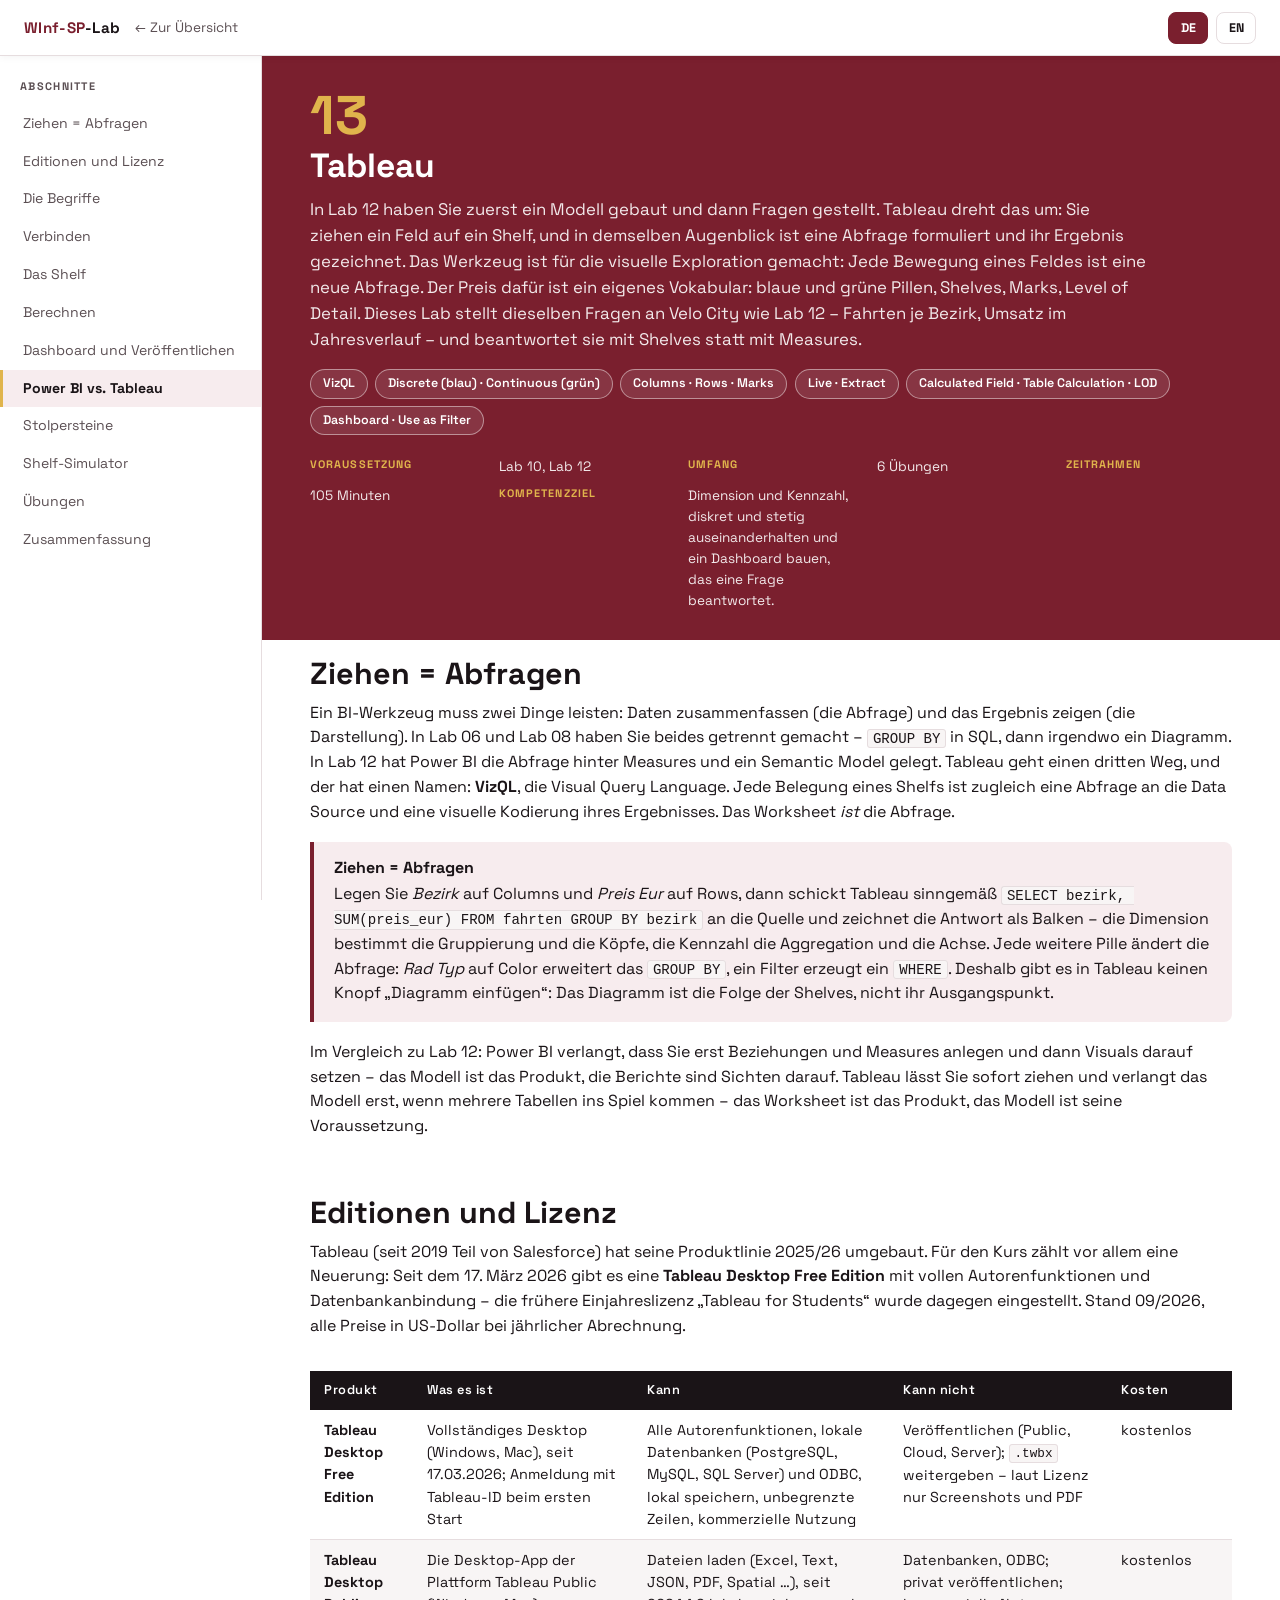
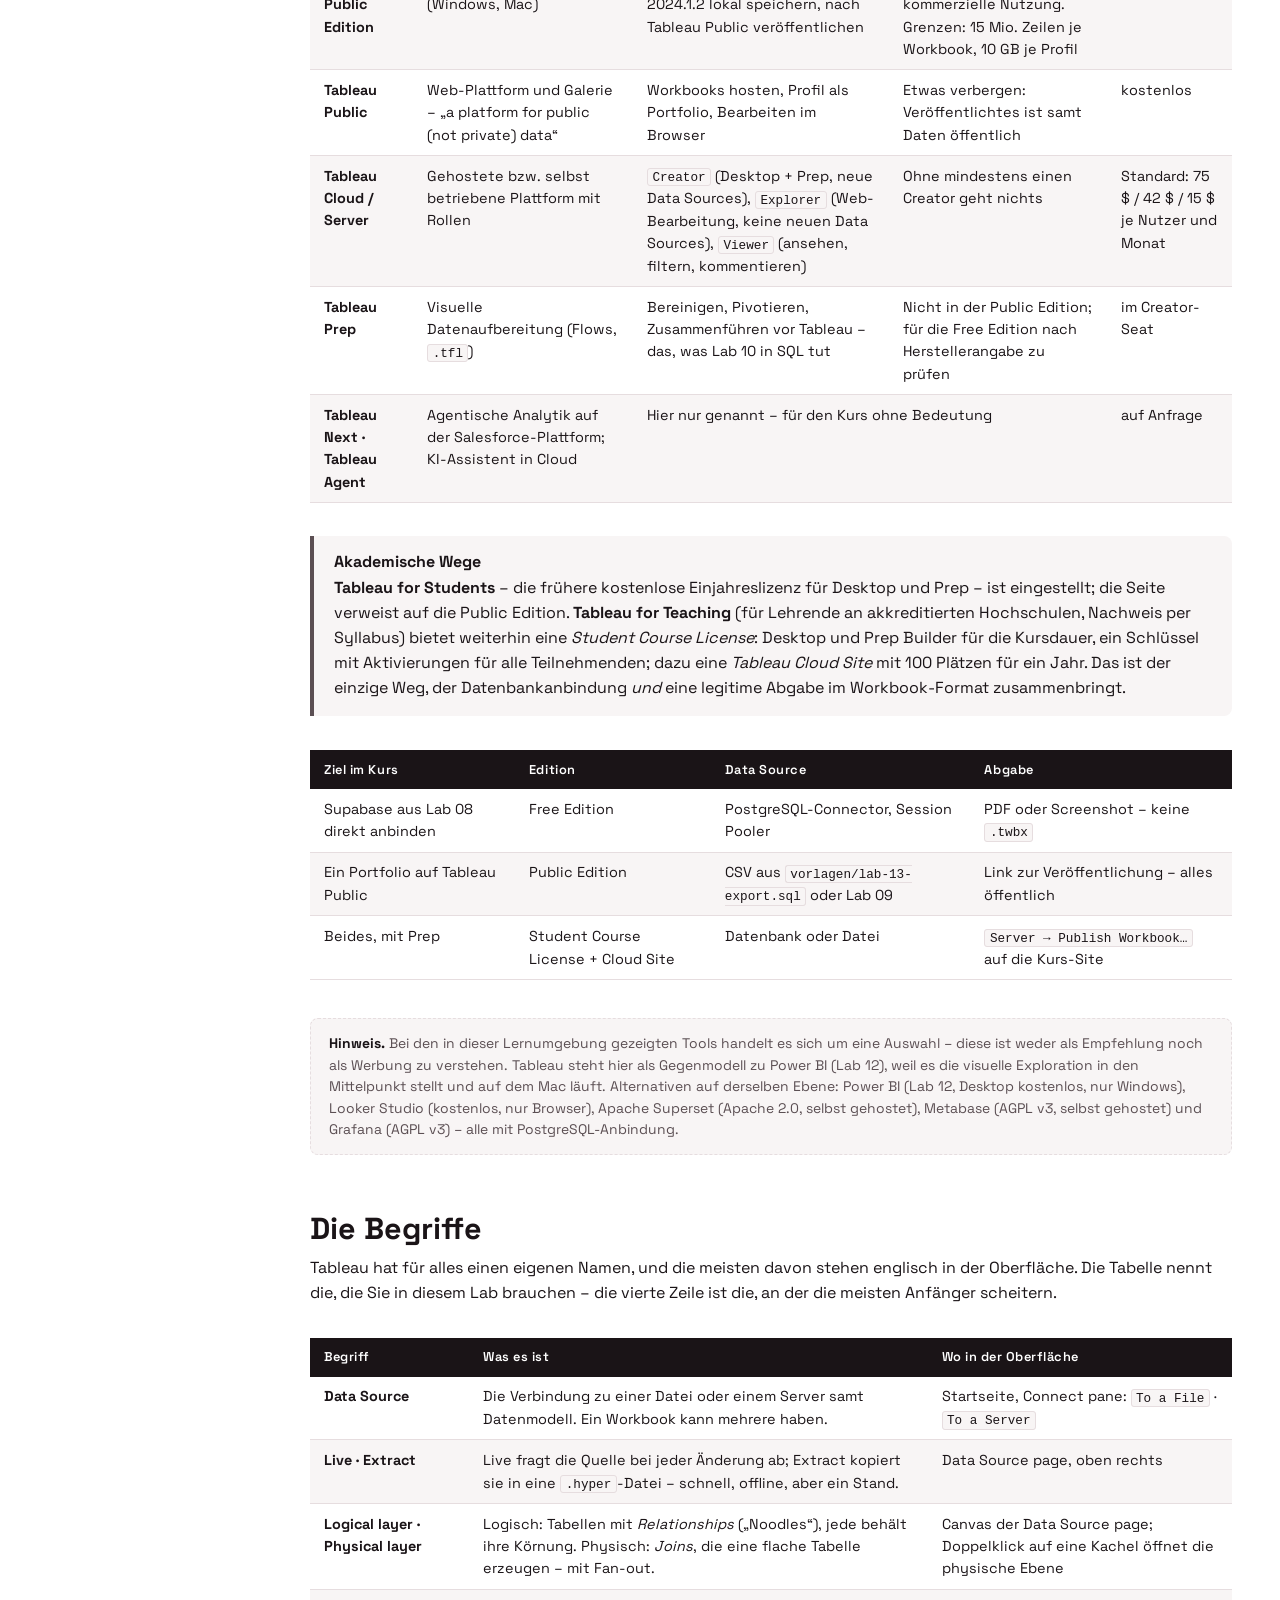
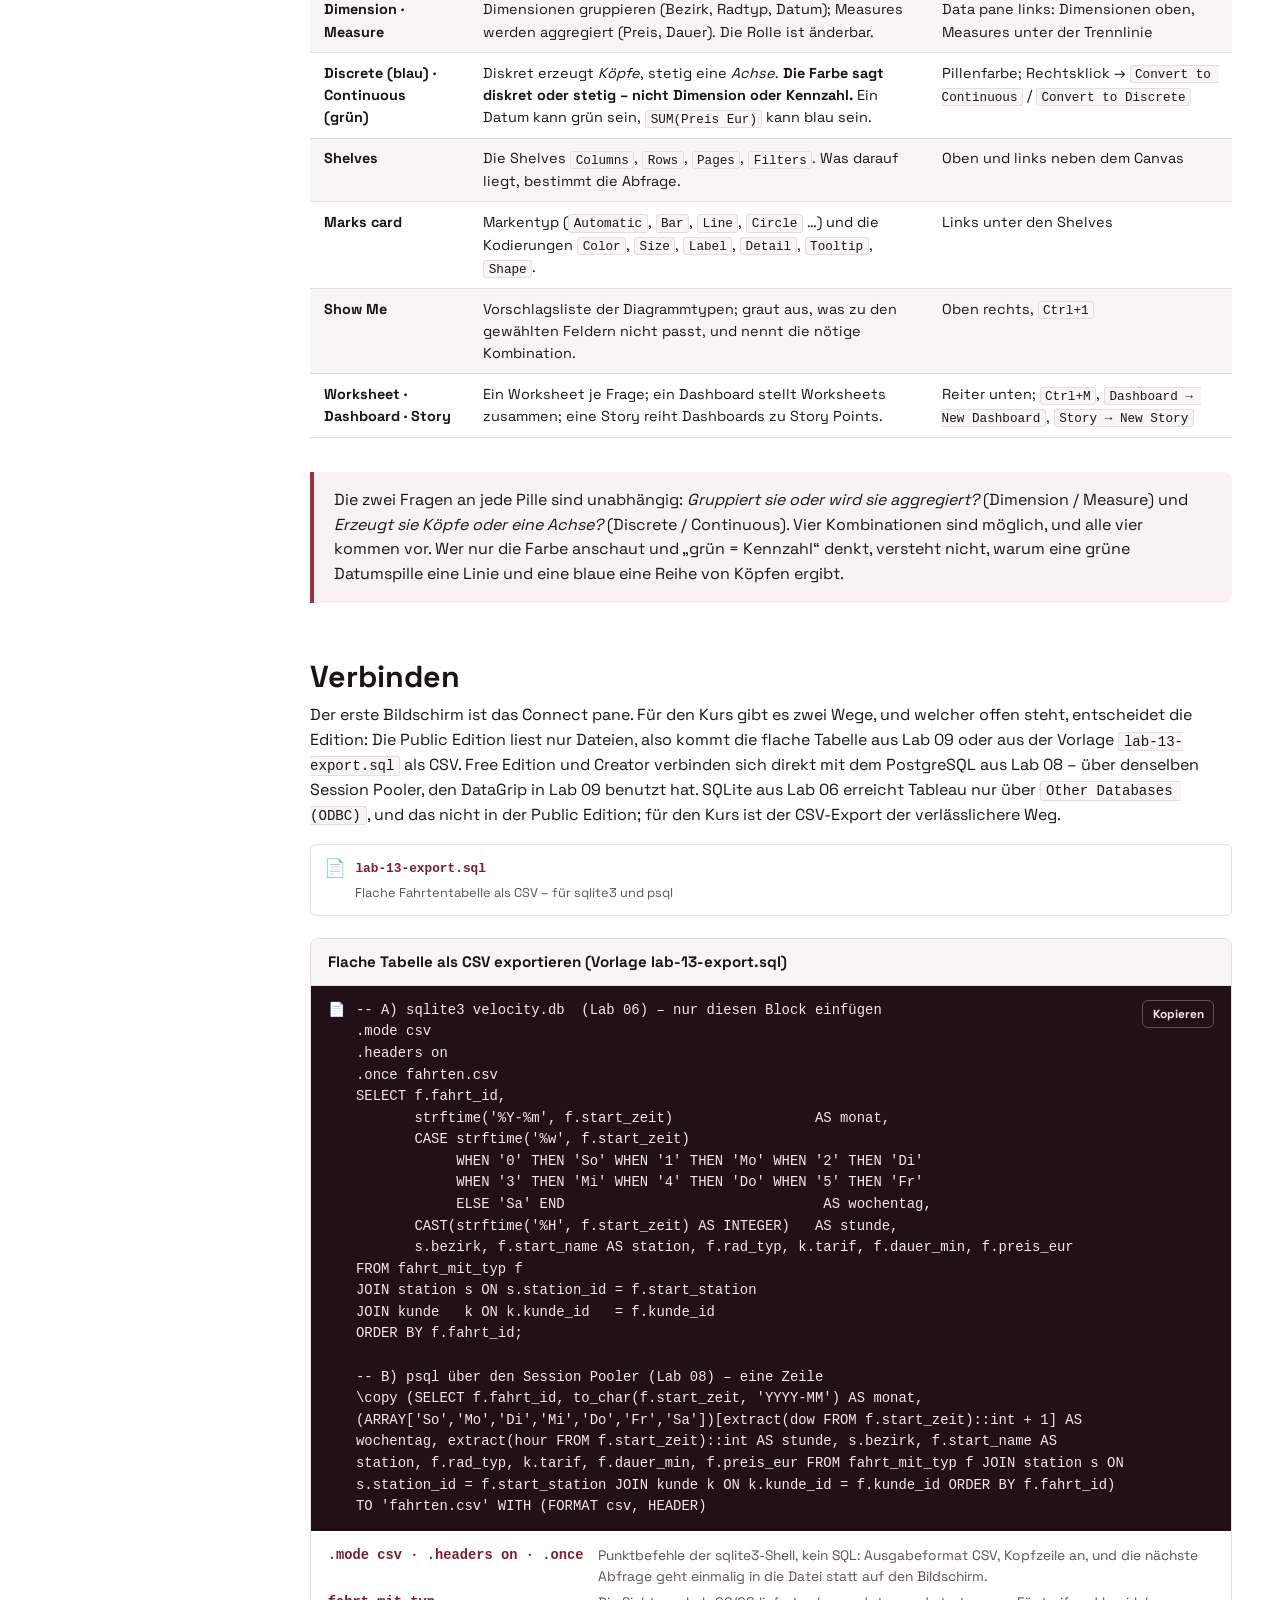
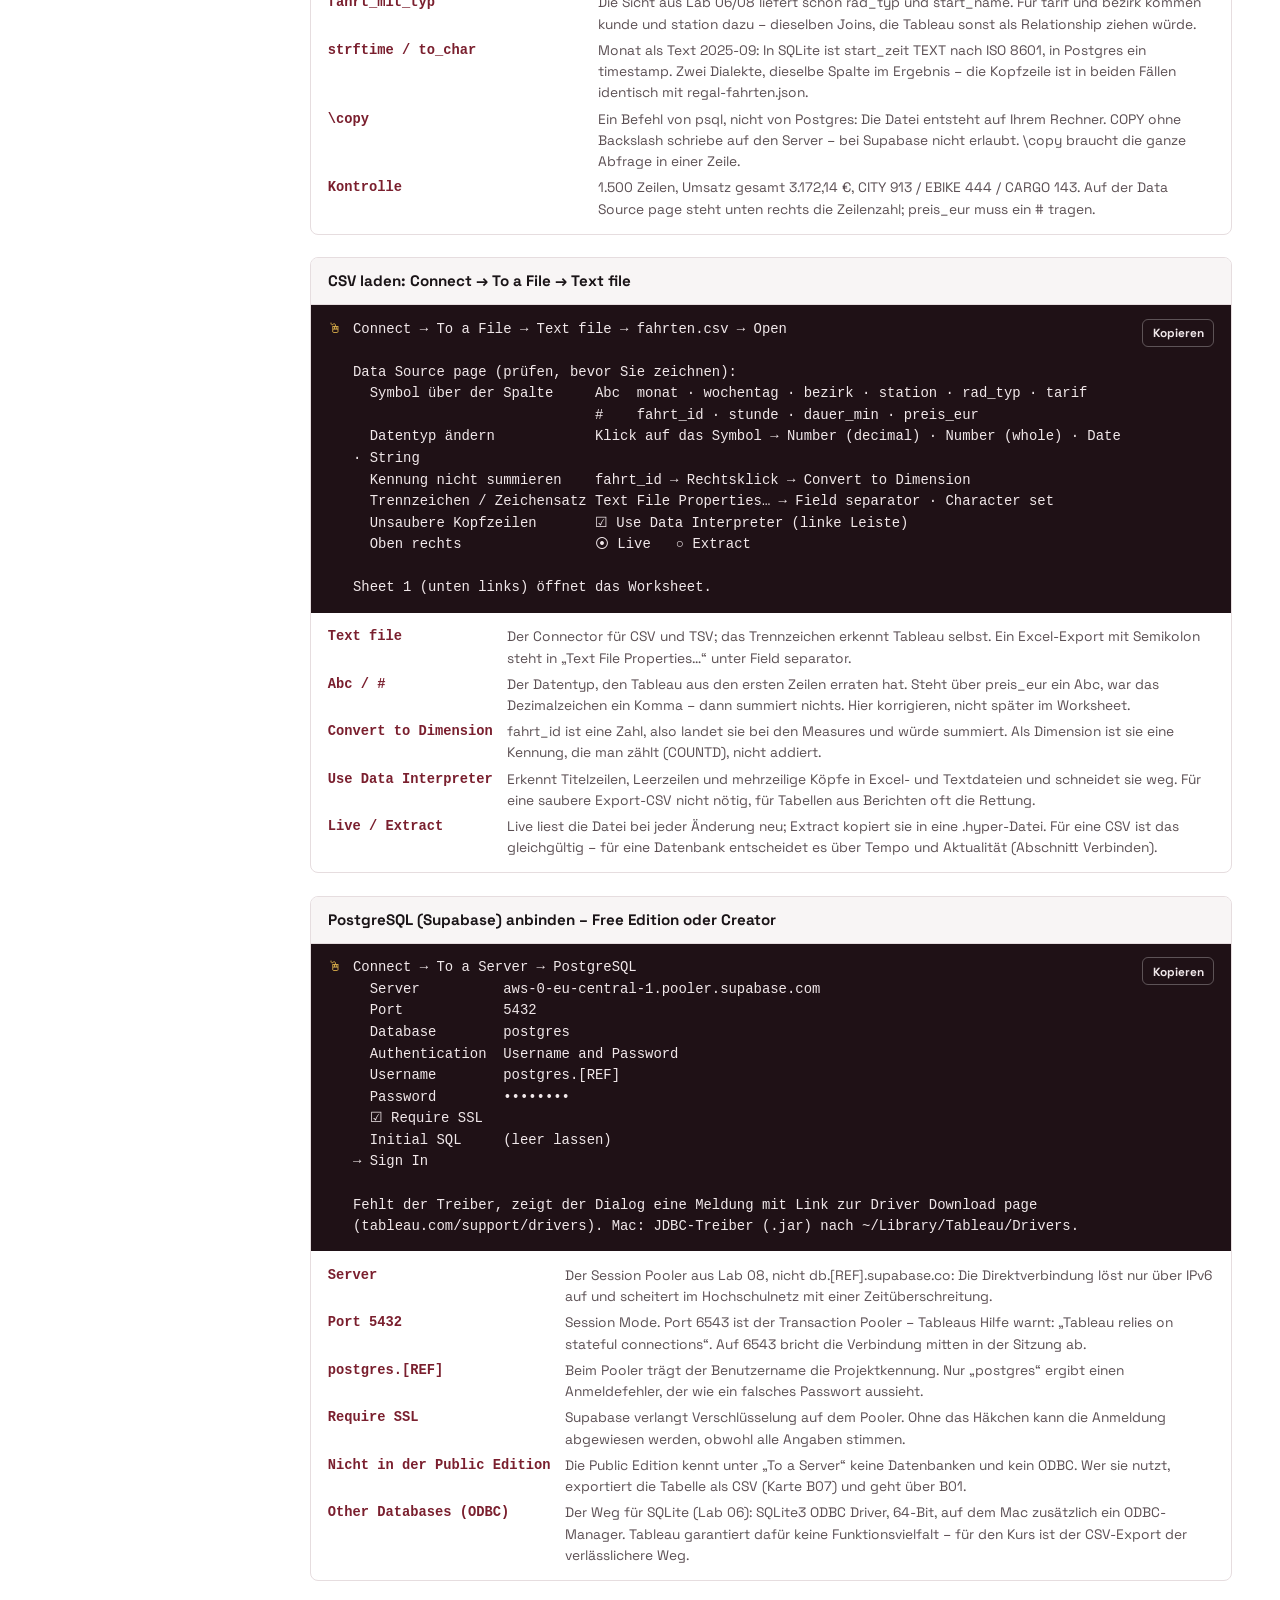
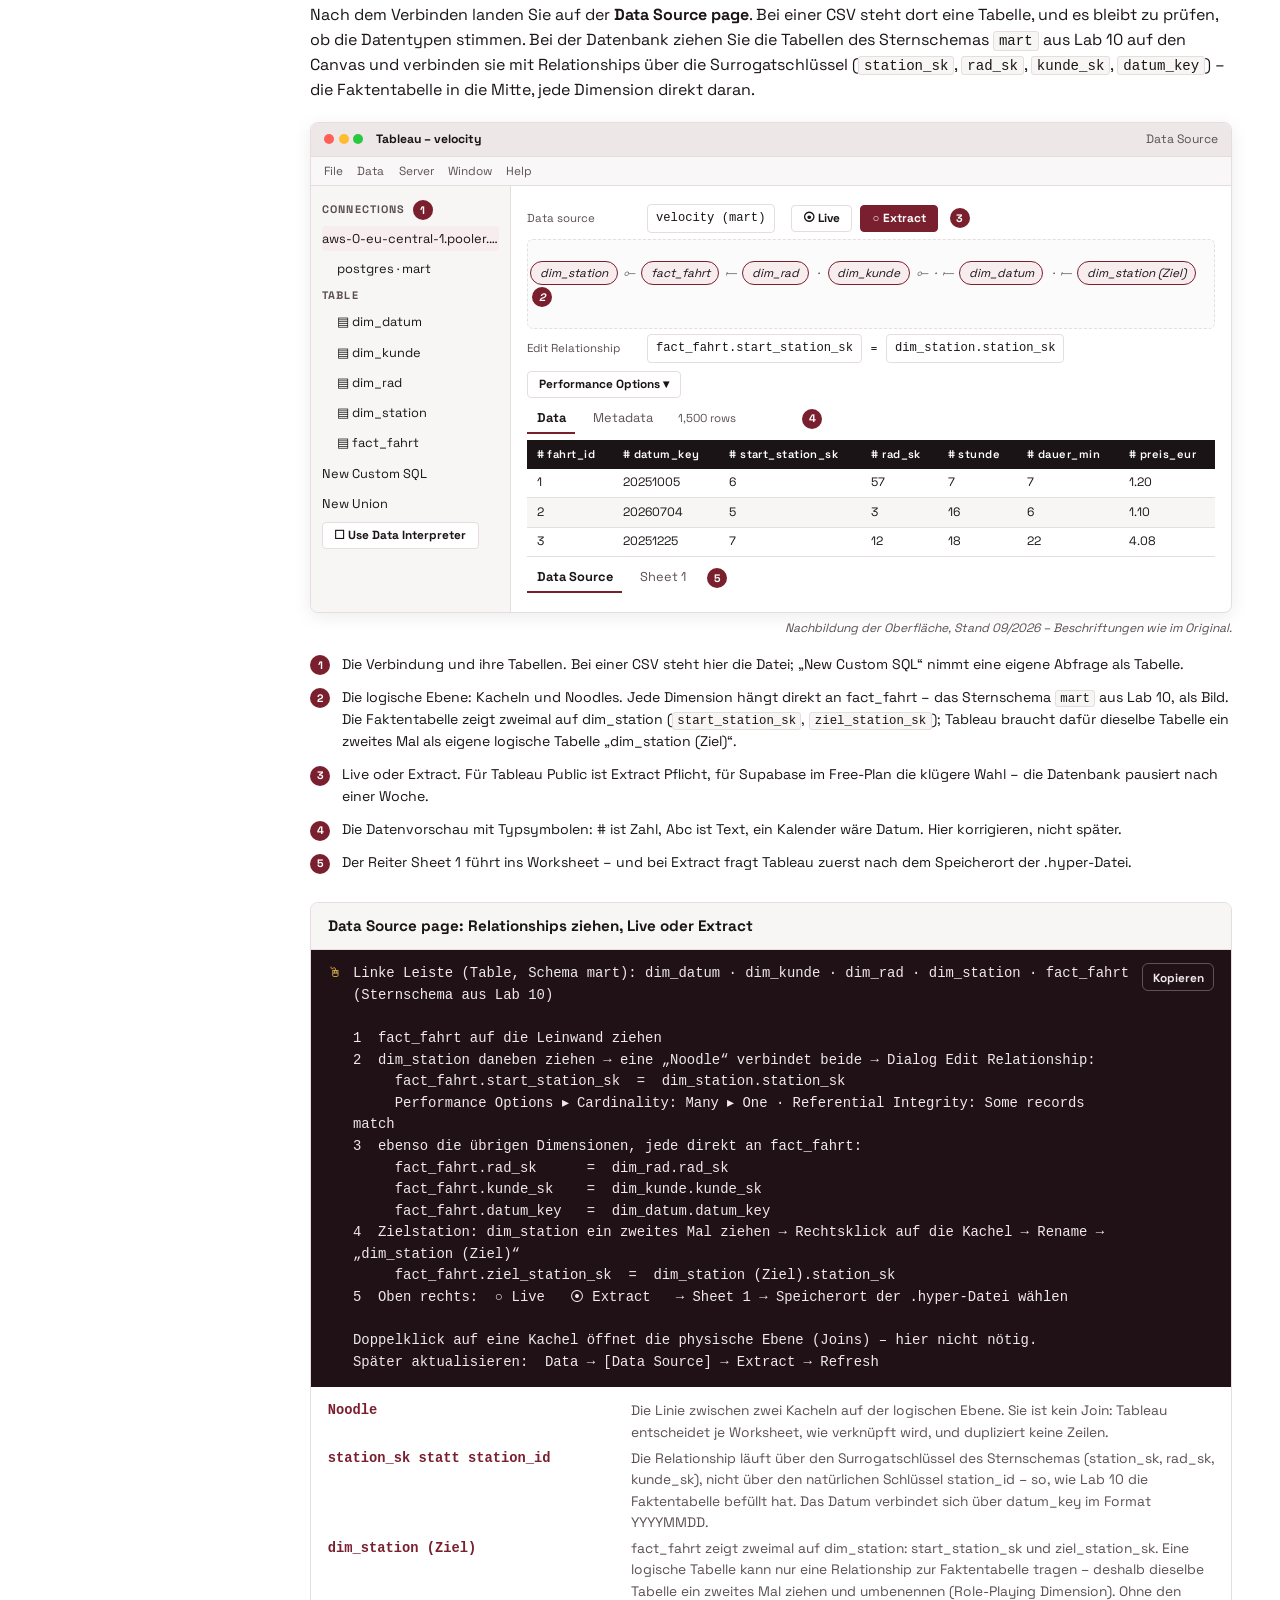
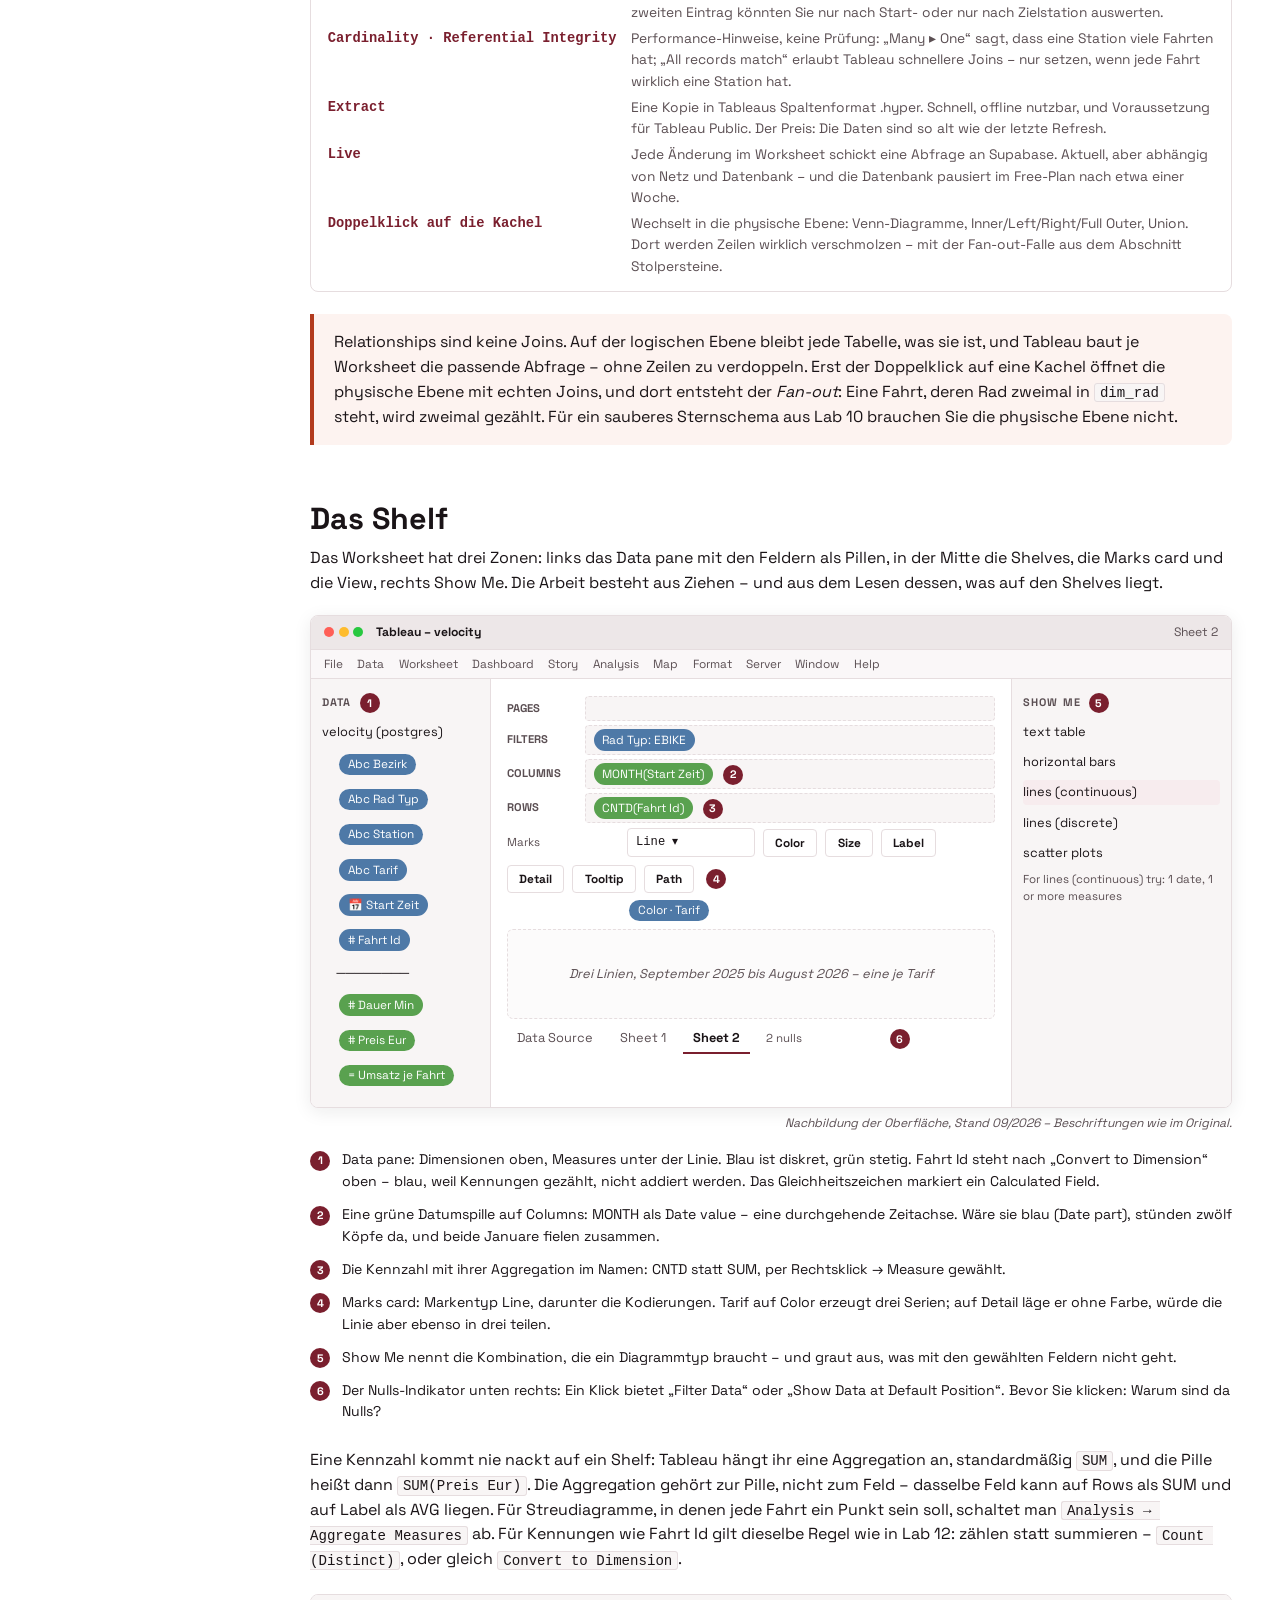
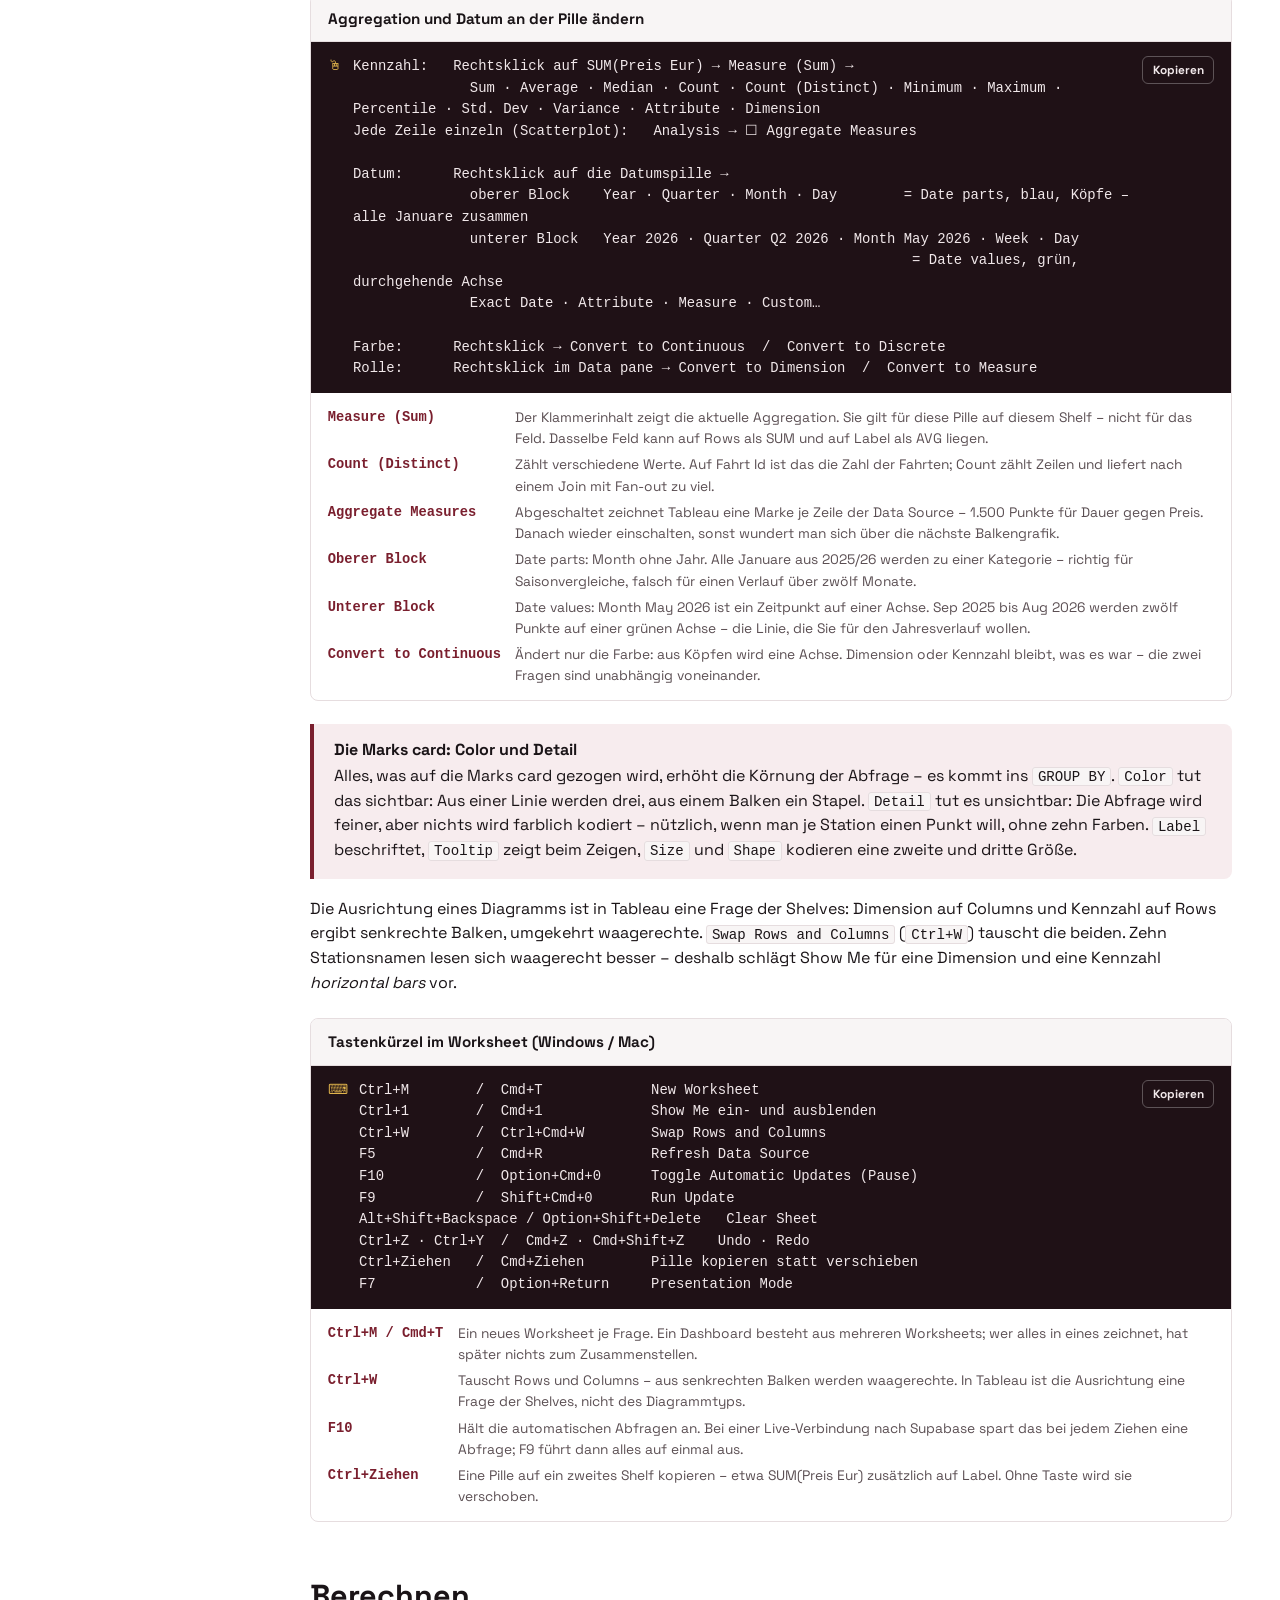
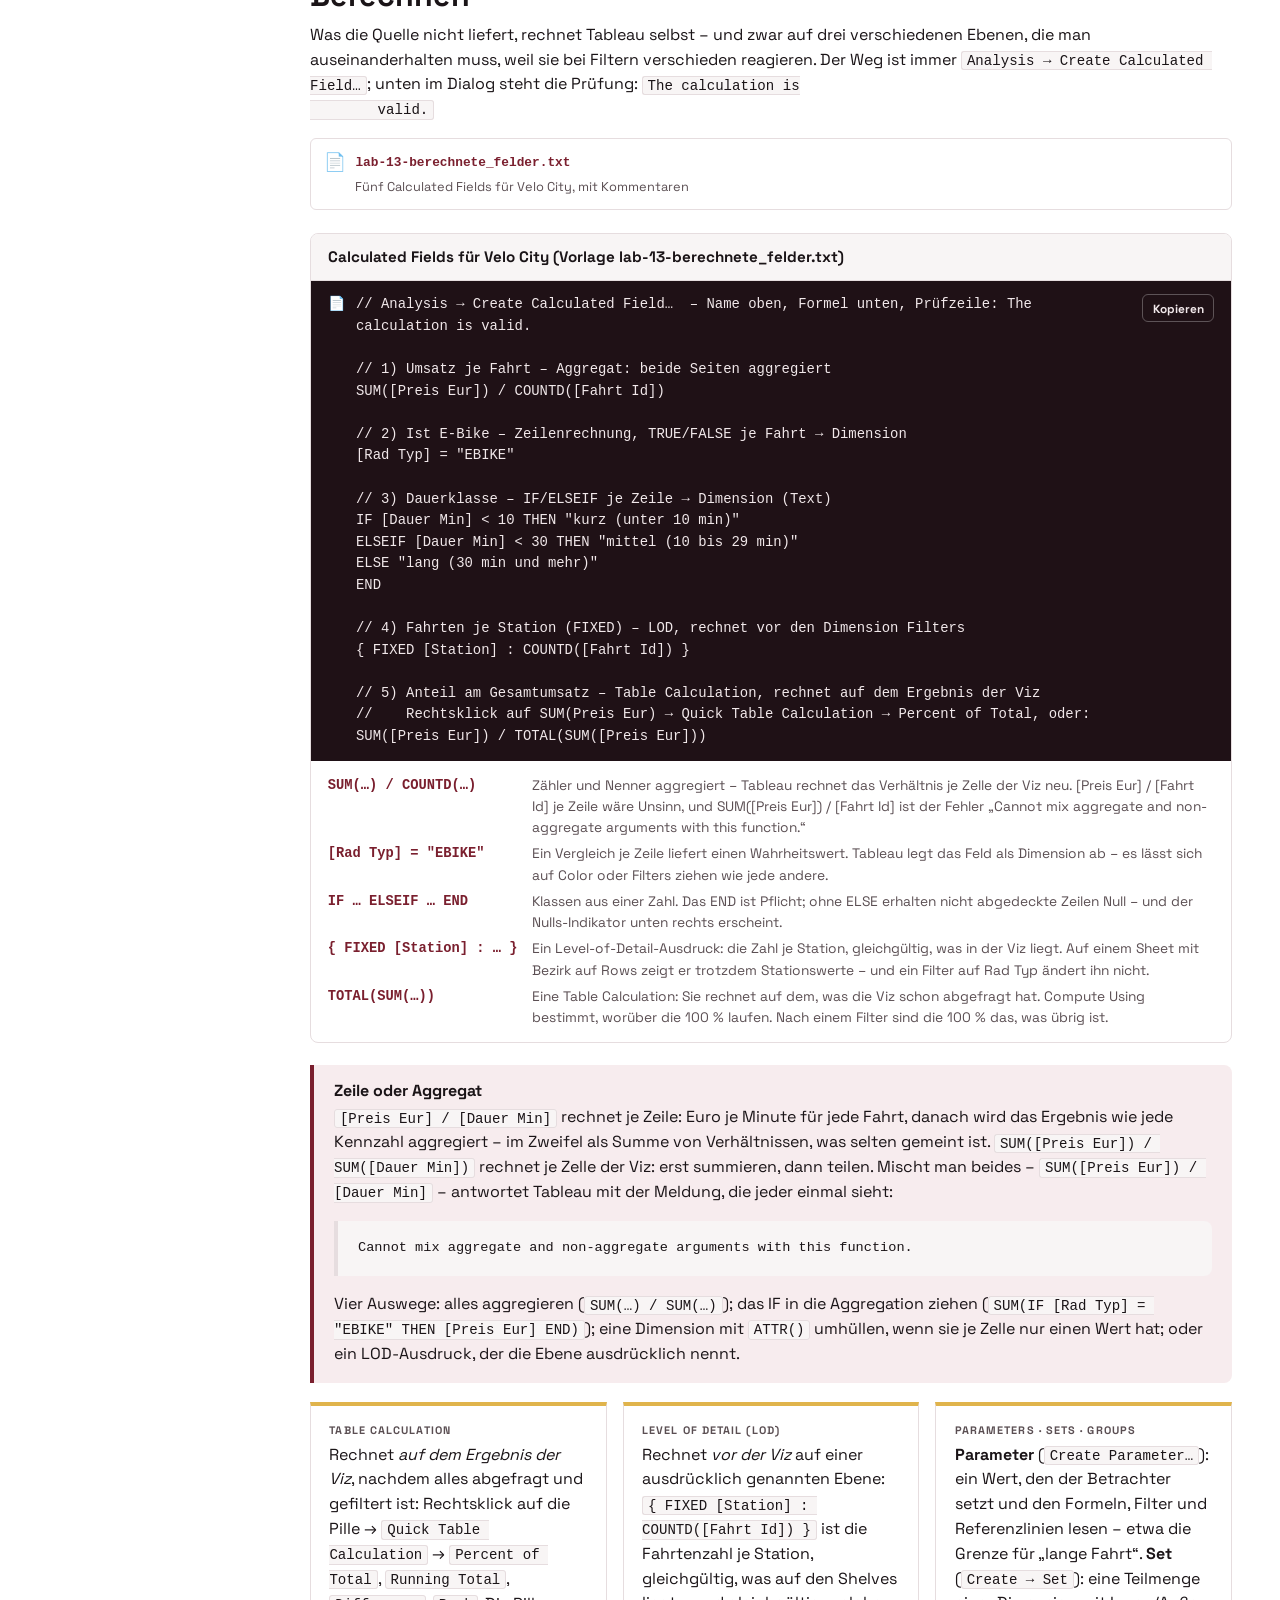
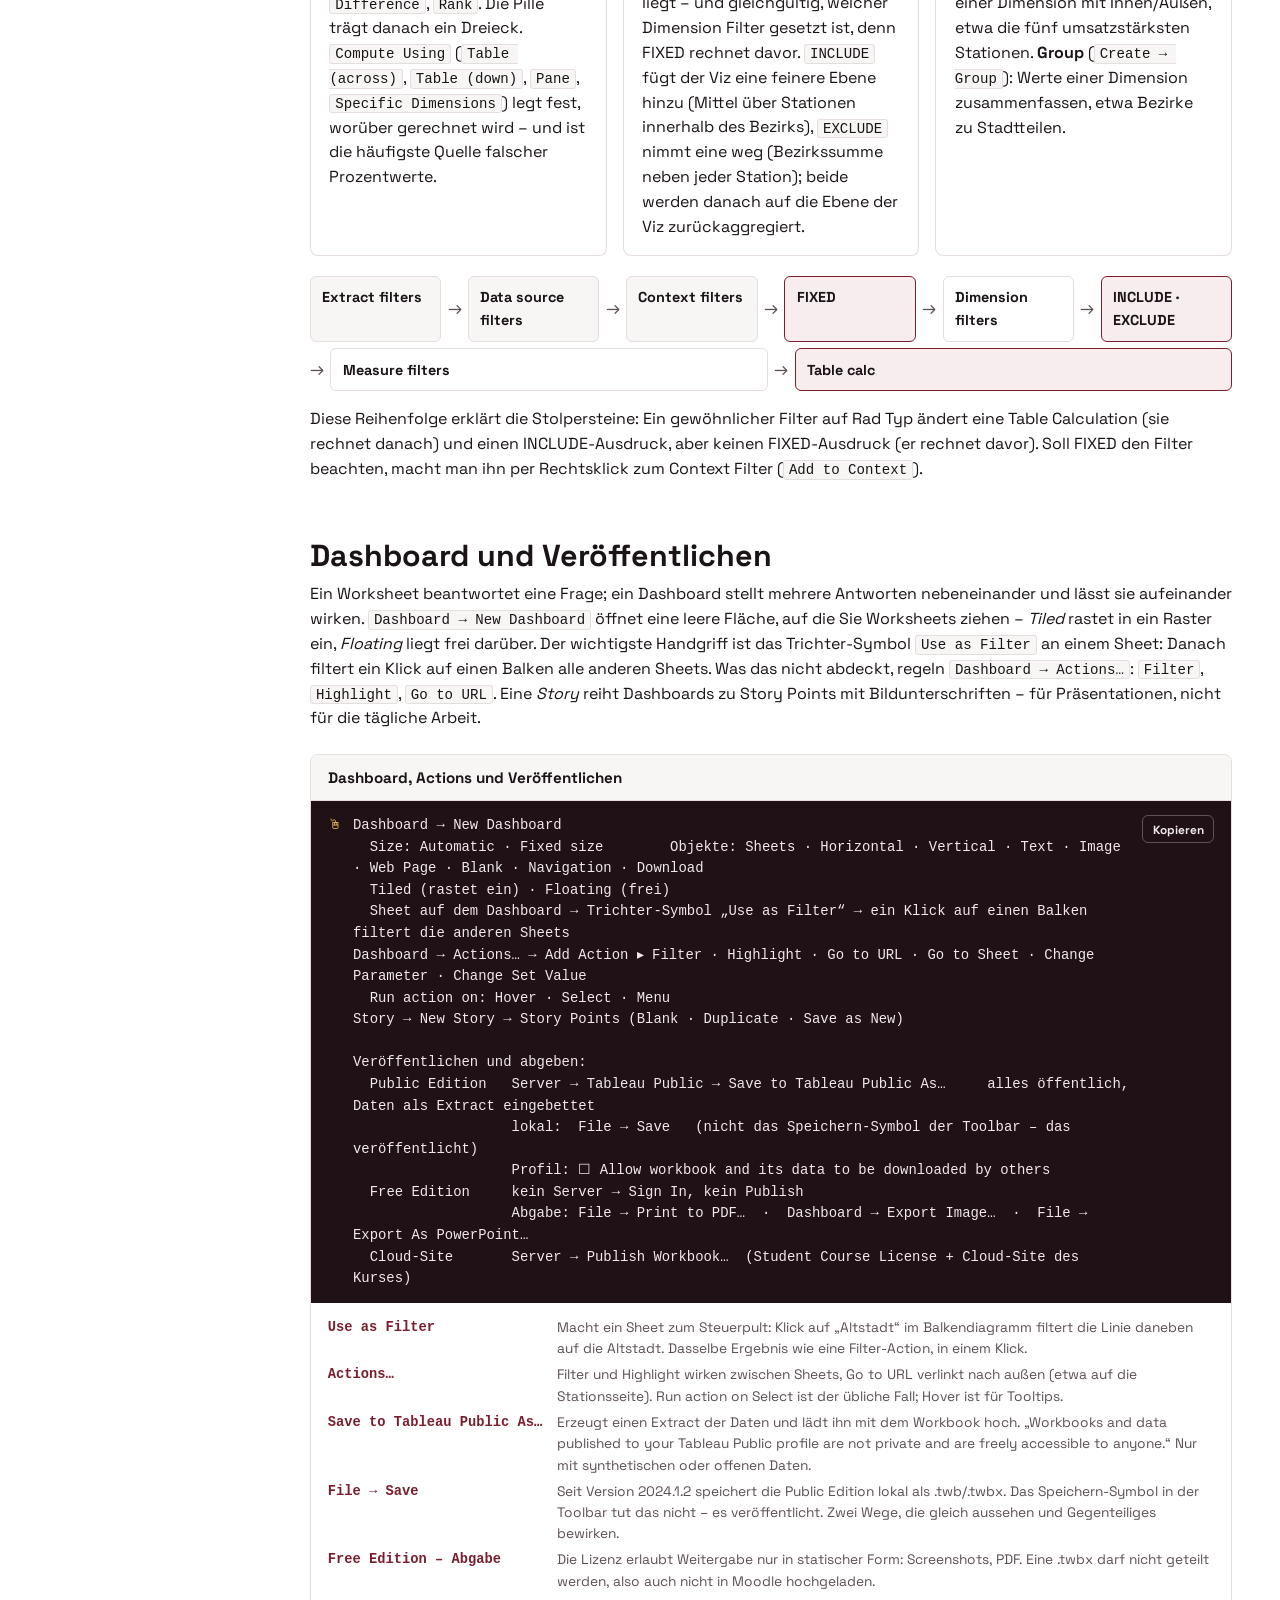
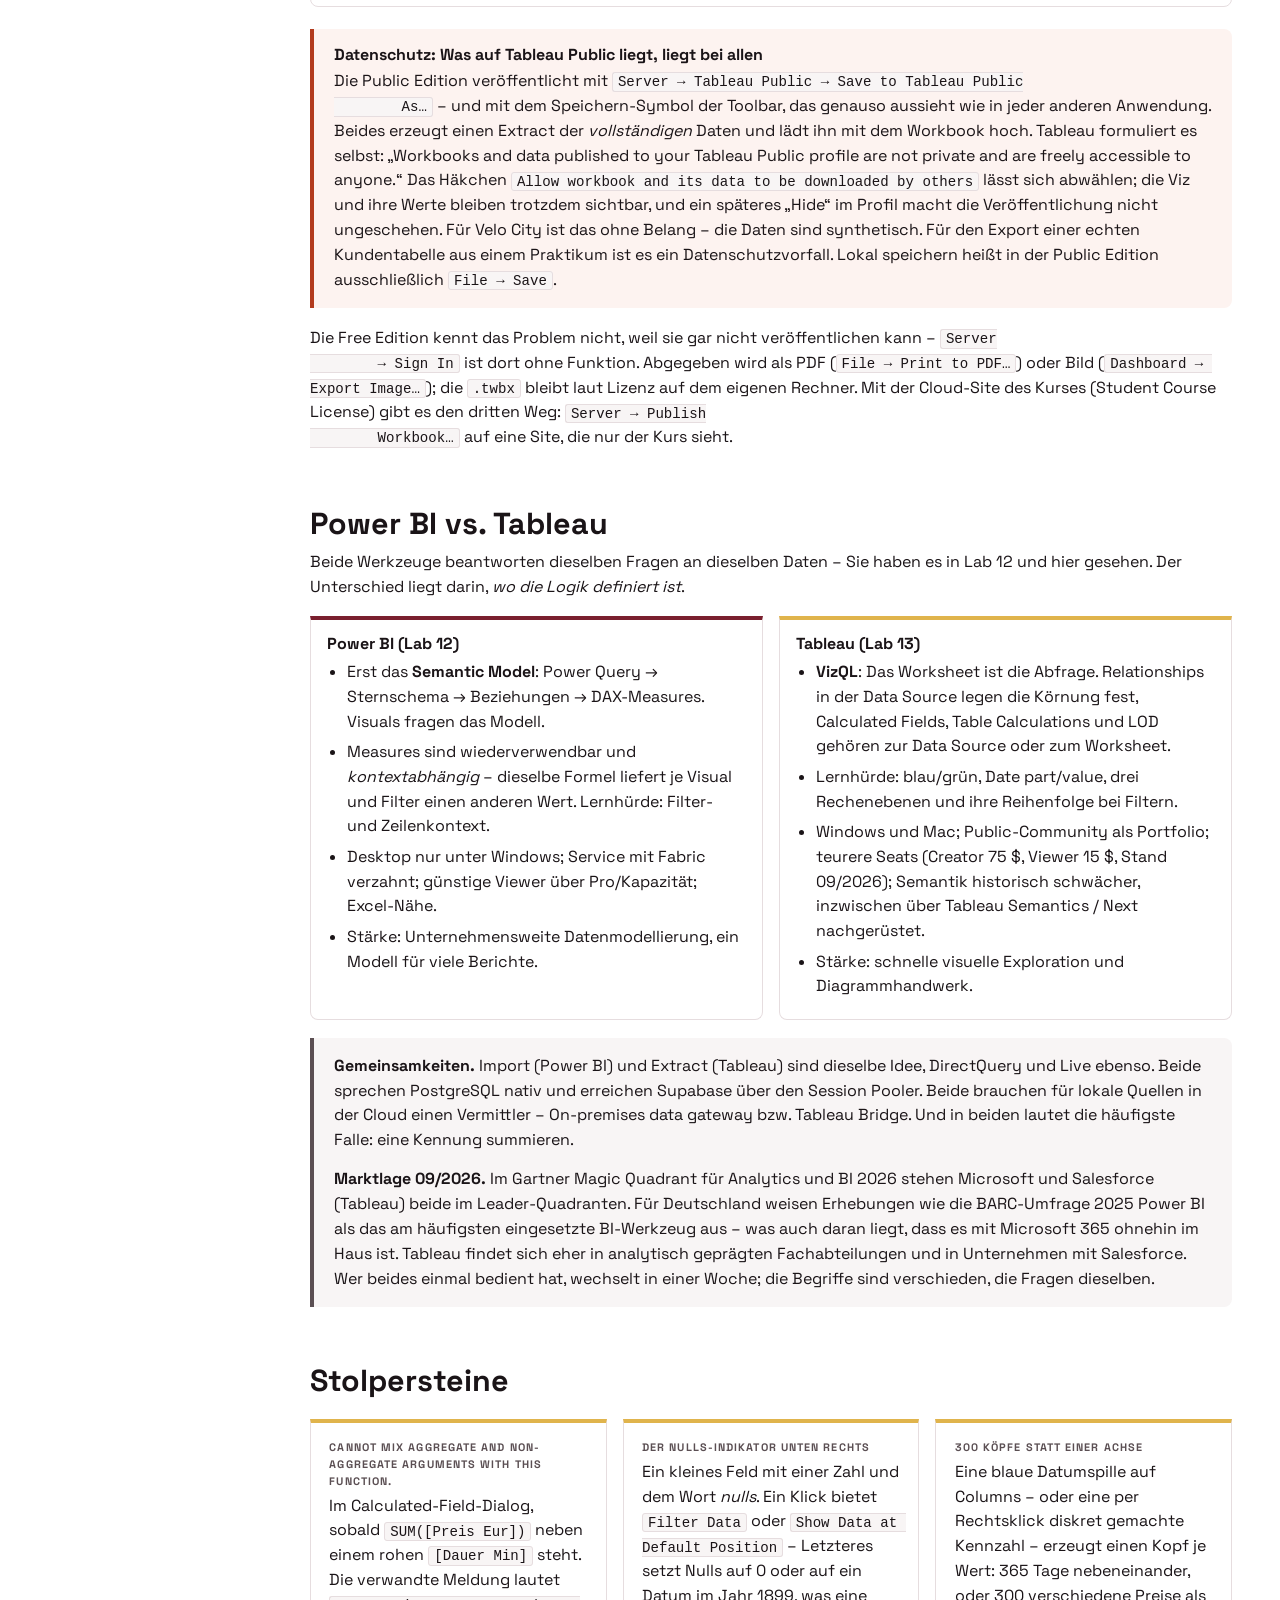
<file: lab-13-tableau.html>
<!DOCTYPE html>
<html lang="de" data-lang="de">
<head>
  <meta charset="UTF-8" />
  <meta name="viewport" content="width=device-width, initial-scale=1.0" />
  <title>Lab 13 · Tableau · WInf-SP-Lab</title>
  <meta name="winf:titel-en" content="Lab 13 · Tableau · WInf-SP-Lab" />
  <link rel="preconnect" href="https://fonts.googleapis.com">
  <link rel="preconnect" href="https://fonts.gstatic.com" crossorigin>
  <link href="https://fonts.googleapis.com/css2?family=Space+Grotesk:wght@400;500;600;700;800&display=swap" rel="stylesheet">
  <link rel="stylesheet" href="assets/winf.css" />
  <link rel="icon" href="data:image/svg+xml,<svg xmlns='http://www.w3.org/2000/svg' viewBox='0 0 32 32'><rect width='32' height='32' fill='%237A1F2E'/><text x='16' y='23' font-family='sans-serif' font-size='18' font-weight='bold' text-anchor='middle' fill='%23E0B44C'>W</text></svg>" />
</head>
<body class="lab-page" data-lab="lab-13">

<header class="header">
  <div class="header-left">
    <a class="header-logo" href="index.html" data-lab-link><span class="mark">WInf-SP</span>-Lab</a>
    <a class="header-back" href="index.html" data-lab-link>
      <span lang="de">← Zur Übersicht</span><span lang="en">← Back to overview</span>
    </a>
  </div>
  <div class="header-right">
    <button class="lang-btn active" data-lang-btn="de" aria-pressed="true">DE</button>
    <button class="lang-btn" data-lang-btn="en" aria-pressed="false">EN</button>
  </div>
</header>

<nav class="sidebar" aria-label="Lab-Navigation">
  <div class="sidebar-title"><span lang="de">Abschnitte</span><span lang="en">Sections</span></div>
  <a class="sidebar-link" href="#warum"><span lang="de">Ziehen = Abfragen</span><span lang="en">Dragging = querying</span></a>
  <a class="sidebar-link" href="#landschaft"><span lang="de">Editionen und Lizenz</span><span lang="en">Editions and licence</span></a>
  <a class="sidebar-link" href="#begriffe"><span lang="de">Die Begriffe</span><span lang="en">The concepts</span></a>
  <a class="sidebar-link" href="#verbinden"><span lang="de">Verbinden</span><span lang="en">Connecting</span></a>
  <a class="sidebar-link" href="#regal"><span lang="de">Das Shelf</span><span lang="en">The shelf</span></a>
  <a class="sidebar-link" href="#berechnen"><span lang="de">Berechnen</span><span lang="en">Calculating</span></a>
  <a class="sidebar-link" href="#dashboard"><span lang="de">Dashboard und Veröffentlichen</span><span lang="en">Dashboard and publishing</span></a>
  <a class="sidebar-link" href="#vergleich"><span lang="de">Power BI vs. Tableau</span><span lang="en">Power BI vs. Tableau</span></a>
  <a class="sidebar-link" href="#stolper"><span lang="de">Stolpersteine</span><span lang="en">Stumbling blocks</span></a>
  <a class="sidebar-link" href="#simulator"><span lang="de">Shelf-Simulator</span><span lang="en">Shelf simulator</span></a>
  <a class="sidebar-link" href="#uebungen"><span lang="de">Übungen</span><span lang="en">Exercises</span></a>
  <a class="sidebar-link" href="#zusammenfassung"><span lang="de">Zusammenfassung</span><span lang="en">Summary</span></a>
</nav>

<div class="lab-header">
  <div class="lab-num-big">13</div>
  <h1 class="lab-title">Tableau</h1>
  <p class="lab-intro">
    <span lang="de">In Lab 12 haben Sie zuerst ein Modell gebaut und dann Fragen gestellt. Tableau dreht das um: Sie
      ziehen ein Feld auf ein Shelf, und in demselben Augenblick ist eine Abfrage formuliert und ihr Ergebnis
      gezeichnet. Das Werkzeug ist für die visuelle Exploration gemacht: Jede Bewegung eines Feldes ist eine neue Abfrage. Der Preis dafür
      ist ein eigenes Vokabular: blaue und grüne Pillen, Shelves, Marks, Level of Detail. Dieses Lab stellt
      dieselben Fragen an Velo City wie Lab 12 – Fahrten je Bezirk, Umsatz im Jahresverlauf – und beantwortet sie
      mit Shelves statt mit Measures.</span>
    <span lang="en">In lab 12 you first built a model and then asked questions. Tableau turns that around: you drag a
      field onto a shelf, and in that same moment a query is formulated and its result drawn. The tool is made for visual exploration: every move of a field is a new query. The price is a vocabulary of its own: blue and green pills,
      shelves, marks, level of detail. This lab asks Velo City the same questions as lab 12 – rides per district,
      revenue over the year – and answers them with shelves instead of measures.</span>
  </p>
  <div class="lernziele">
    <span class="lernziel-chip">VizQL</span>
    <span class="lernziel-chip"><span lang="de">Discrete (blau) · Continuous (grün)</span><span lang="en">Discrete (blue) · Continuous (green)</span></span>
    <span class="lernziel-chip">Columns · Rows · Marks</span>
    <span class="lernziel-chip">Live · Extract</span>
    <span class="lernziel-chip">Calculated Field · Table Calculation · LOD</span>
    <span class="lernziel-chip">Dashboard · Use as Filter</span>
  </div>
  <div data-einordnung></div>
</div>

<main class="main-content">

  <section class="section-block" id="warum">
    <h2><span lang="de">Ziehen = Abfragen</span><span lang="en">Dragging = querying</span></h2>
    <p>
      <span lang="de">Ein BI-Werkzeug muss zwei Dinge leisten: Daten zusammenfassen (die Abfrage) und das Ergebnis
        zeigen (die Darstellung). In Lab 06 und Lab 08 haben Sie beides getrennt gemacht – <code>GROUP BY</code> in
        SQL, dann irgendwo ein Diagramm. In Lab 12 hat Power BI die Abfrage hinter Measures und ein Semantic Model
        gelegt. Tableau geht einen dritten Weg, und der hat einen Namen: <strong>VizQL</strong>, die Visual Query
        Language. Jede Belegung eines Shelfs ist zugleich eine Abfrage an die Data Source und eine visuelle
        Kodierung ihres Ergebnisses. Das Worksheet <em>ist</em> die Abfrage.</span>
      <span lang="en">A BI tool has to do two things: summarise data (the query) and show the result (the
        presentation). In labs 06 and 08 you did both separately – <code>GROUP BY</code> in SQL, then a chart
        somewhere. In lab 12, Power BI put the query behind measures and a semantic model. Tableau takes a third route,
        and it has a name: <strong>VizQL</strong>, the Visual Query Language. Every placement on a shelf is at once a
        query to the data source and a visual encoding of its result. The worksheet <em>is</em> the query.</span>
    </p>
    <div class="concept-box">
      <h3><span lang="de">Ziehen = Abfragen</span><span lang="en">Dragging = querying</span></h3>
      <p><span lang="de">Legen Sie <em>Bezirk</em> auf Columns und <em>Preis Eur</em> auf Rows, dann schickt Tableau
        sinngemäß <code>SELECT bezirk, SUM(preis_eur) FROM fahrten GROUP BY bezirk</code> an die Quelle und zeichnet
        die Antwort als Balken – die Dimension bestimmt die Gruppierung und die Köpfe, die Kennzahl die Aggregation
        und die Achse. Jede weitere Pille ändert die Abfrage: <em>Rad Typ</em> auf Color erweitert das
        <code>GROUP BY</code>, ein Filter erzeugt ein <code>WHERE</code>. Deshalb gibt es in Tableau keinen Knopf
        „Diagramm einfügen“: Das Diagramm ist die Folge der Shelves, nicht ihr Ausgangspunkt.</span>
      <span lang="en">Put <em>Bezirk</em> on Columns and <em>Preis Eur</em> on Rows, and Tableau sends, in effect,
        <code>SELECT bezirk, SUM(preis_eur) FROM fahrten GROUP BY bezirk</code> to the source and draws the answer as
        bars – the dimension determines grouping and headers, the measure aggregation and axis. Every further pill
        changes the query: <em>Rad Typ</em> on Color extends the <code>GROUP BY</code>, a filter produces a
        <code>WHERE</code>. That is why Tableau has no “insert chart” button: the chart is the consequence of the
        shelves, not their starting point.</span></p>
    </div>
    <p>
      <span lang="de">Im Vergleich zu Lab 12: Power BI verlangt, dass Sie erst Beziehungen und Measures anlegen und
        dann Visuals darauf setzen – das Modell ist das Produkt, die Berichte sind Sichten darauf. Tableau lässt Sie
        sofort ziehen und verlangt das Modell erst, wenn mehrere Tabellen ins Spiel kommen – das Worksheet ist das
        Produkt, das Modell ist seine Voraussetzung.</span>
      <span lang="en">Compared with lab 12: Power BI demands that you first create relationships and measures and then
        place visuals on them – the model is the product, the reports are views onto it. Tableau lets you drag at once
        and demands the model only when several tables come into play – the worksheet is the product, the model its
        prerequisite.</span>
    </p>
  </section>

  <section class="section-block" id="landschaft">
    <h2><span lang="de">Editionen und Lizenz</span><span lang="en">Editions and licence</span></h2>
    <p>
      <span lang="de">Tableau (seit 2019 Teil von Salesforce) hat seine Produktlinie 2025/26 umgebaut. Für den Kurs
        zählt vor allem eine Neuerung: Seit dem 17. März 2026 gibt es eine <strong>Tableau Desktop Free
        Edition</strong> mit vollen Autorenfunktionen und Datenbankanbindung – die frühere Einjahreslizenz „Tableau
        for Students“ wurde dagegen eingestellt. Stand 09/2026, alle Preise in US-Dollar bei jährlicher
        Abrechnung.</span>
      <span lang="en">Tableau (part of Salesforce since 2019) reshuffled its product line in 2025/26. For the course one
        novelty matters most: since 17 March 2026 there is a <strong>Tableau Desktop Free Edition</strong> with full
        authoring and database connectivity – whereas the former one-year “Tableau for Students” licence has been
        discontinued. As of 09/2026, all prices in US dollars, billed annually.</span>
    </p>
    <div class="table-scroll">
      <table>
        <thead>
          <tr>
            <th><span lang="de">Produkt</span><span lang="en">Product</span></th>
            <th><span lang="de">Was es ist</span><span lang="en">What it is</span></th>
            <th><span lang="de">Kann</span><span lang="en">Can</span></th>
            <th><span lang="de">Kann nicht</span><span lang="en">Cannot</span></th>
            <th><span lang="de">Kosten</span><span lang="en">Cost</span></th>
          </tr>
        </thead>
        <tbody>
          <tr>
            <td><strong>Tableau Desktop Free Edition</strong></td>
            <td><span lang="de">Vollständiges Desktop (Windows, Mac), seit 17.03.2026; Anmeldung mit Tableau-ID beim ersten Start</span><span lang="en">Full desktop (Windows, Mac), since 17 March 2026; sign-in with a Tableau ID at first launch</span></td>
            <td><span lang="de">Alle Autorenfunktionen, lokale Datenbanken (PostgreSQL, MySQL, SQL Server) und ODBC, lokal speichern, unbegrenzte Zeilen, kommerzielle Nutzung</span><span lang="en">All authoring, local databases (PostgreSQL, MySQL, SQL Server) and ODBC, save locally, unlimited rows, commercial use</span></td>
            <td><span lang="de">Veröffentlichen (Public, Cloud, Server); <code>.twbx</code> weitergeben – laut Lizenz nur Screenshots und PDF</span><span lang="en">Publishing (Public, Cloud, Server); sharing <code>.twbx</code> – per licence only screenshots and PDF</span></td>
            <td><span lang="de">kostenlos</span><span lang="en">free</span></td>
          </tr>
          <tr>
            <td><strong>Tableau Desktop Public Edition</strong></td>
            <td><span lang="de">Die Desktop-App der Plattform Tableau Public (Windows, Mac)</span><span lang="en">The desktop app of the Tableau Public platform (Windows, Mac)</span></td>
            <td><span lang="de">Dateien laden (Excel, Text, JSON, PDF, Spatial …), seit 2024.1.2 lokal speichern, nach Tableau Public veröffentlichen</span><span lang="en">Load files (Excel, Text, JSON, PDF, Spatial …), save locally since 2024.1.2, publish to Tableau Public</span></td>
            <td><span lang="de">Datenbanken, ODBC; privat veröffentlichen; kommerzielle Nutzung. Grenzen: 15 Mio. Zeilen je Workbook, 10 GB je Profil</span><span lang="en">Databases, ODBC; publish privately; commercial use. Limits: 15 M rows per workbook, 10 GB per profile</span></td>
            <td><span lang="de">kostenlos</span><span lang="en">free</span></td>
          </tr>
          <tr>
            <td><strong>Tableau Public</strong></td>
            <td><span lang="de">Web-Plattform und Galerie – „a platform for public (not private) data“</span><span lang="en">Web platform and gallery – “a platform for public (not private) data”</span></td>
            <td><span lang="de">Workbooks hosten, Profil als Portfolio, Bearbeiten im Browser</span><span lang="en">Host workbooks, profile as portfolio, edit in the browser</span></td>
            <td><span lang="de">Etwas verbergen: Veröffentlichtes ist samt Daten öffentlich</span><span lang="en">Hide anything: what is published is public including its data</span></td>
            <td><span lang="de">kostenlos</span><span lang="en">free</span></td>
          </tr>
          <tr>
            <td><strong>Tableau Cloud / Server</strong></td>
            <td><span lang="de">Gehostete bzw. selbst betriebene Plattform mit Rollen</span><span lang="en">Hosted or self-run platform with roles</span></td>
            <td><span lang="de"><code>Creator</code> (Desktop + Prep, neue Data Sources), <code>Explorer</code> (Web-Bearbeitung, keine neuen Data Sources), <code>Viewer</code> (ansehen, filtern, kommentieren)</span><span lang="en"><code>Creator</code> (Desktop + Prep, new data sources), <code>Explorer</code> (web editing, no new data sources), <code>Viewer</code> (view, filter, comment)</span></td>
            <td><span lang="de">Ohne mindestens einen Creator geht nichts</span><span lang="en">Nothing works without at least one Creator</span></td>
            <td><span lang="de">Standard: 75 $ / 42 $ / 15 $ je Nutzer und Monat</span><span lang="en">Standard: $75 / $42 / $15 per user and month</span></td>
          </tr>
          <tr>
            <td><strong>Tableau Prep</strong></td>
            <td><span lang="de">Visuelle Datenaufbereitung (Flows, <code>.tfl</code>)</span><span lang="en">Visual data preparation (flows, <code>.tfl</code>)</span></td>
            <td><span lang="de">Bereinigen, Pivotieren, Zusammenführen vor Tableau – das, was Lab 10 in SQL tut</span><span lang="en">Clean, pivot, merge before Tableau – what lab 10 does in SQL</span></td>
            <td><span lang="de">Nicht in der Public Edition; für die Free Edition nach Herstellerangabe zu prüfen</span><span lang="en">Not in the Public Edition; for the Free Edition to be checked against the vendor's statement</span></td>
            <td><span lang="de">im Creator-Seat</span><span lang="en">in the Creator seat</span></td>
          </tr>
          <tr>
            <td><strong>Tableau Next · Tableau Agent</strong></td>
            <td><span lang="de">Agentische Analytik auf der Salesforce-Plattform; KI-Assistent in Cloud</span><span lang="en">Agentic analytics on the Salesforce platform; AI assistant in Cloud</span></td>
            <td colspan="2"><span lang="de">Hier nur genannt – für den Kurs ohne Bedeutung</span><span lang="en">Mentioned only – of no relevance for the course</span></td>
            <td><span lang="de">auf Anfrage</span><span lang="en">on request</span></td>
          </tr>
        </tbody>
      </table>
    </div>
    <div class="info-box">
      <h3><span lang="de">Akademische Wege</span><span lang="en">Academic routes</span></h3>
      <p><span lang="de"><strong>Tableau for Students</strong> – die frühere kostenlose Einjahreslizenz für Desktop
        und Prep – ist eingestellt; die Seite verweist auf die Public Edition. <strong>Tableau for Teaching</strong>
        (für Lehrende an akkreditierten Hochschulen, Nachweis per Syllabus) bietet weiterhin eine <em>Student Course
        License</em>: Desktop und Prep Builder für die Kursdauer, ein Schlüssel mit Aktivierungen für alle
        Teilnehmenden; dazu eine <em>Tableau Cloud Site</em> mit 100 Plätzen für ein Jahr. Das ist der einzige Weg,
        der Datenbankanbindung <em>und</em> eine legitime Abgabe im Workbook-Format zusammenbringt.</span>
      <span lang="en"><strong>Tableau for Students</strong> – the former free one-year licence for Desktop and Prep –
        has been discontinued; the page points to the Public Edition. <strong>Tableau for Teaching</strong> (for
        instructors at accredited institutions, proof via syllabus) still offers a <em>Student Course License</em>:
        Desktop and Prep Builder for the course duration, one key with activations for all participants; plus a
        <em>Tableau Cloud Site</em> with 100 seats for one year. That is the only route combining database
        connectivity <em>and</em> a legitimate submission in workbook format.</span></p>
    </div>
    <div class="table-scroll">
      <table>
        <thead>
          <tr>
            <th><span lang="de">Ziel im Kurs</span><span lang="en">Goal in the course</span></th>
            <th><span lang="de">Edition</span><span lang="en">Edition</span></th>
            <th><span lang="de">Data Source</span><span lang="en">Data source</span></th>
            <th><span lang="de">Abgabe</span><span lang="en">Submission</span></th>
          </tr>
        </thead>
        <tbody>
          <tr>
            <td><span lang="de">Supabase aus Lab 08 direkt anbinden</span><span lang="en">Connect Supabase from lab 08 directly</span></td>
            <td>Free Edition</td>
            <td><span lang="de">PostgreSQL-Connector, Session Pooler</span><span lang="en">PostgreSQL connector, session pooler</span></td>
            <td><span lang="de">PDF oder Screenshot – keine <code>.twbx</code></span><span lang="en">PDF or screenshot – no <code>.twbx</code></span></td>
          </tr>
          <tr>
            <td><span lang="de">Ein Portfolio auf Tableau Public</span><span lang="en">A portfolio on Tableau Public</span></td>
            <td>Public Edition</td>
            <td><span lang="de">CSV aus <code>vorlagen/lab-13-export.sql</code> oder Lab 09</span><span lang="en">CSV from <code>vorlagen/lab-13-export.sql</code> or lab 09</span></td>
            <td><span lang="de">Link zur Veröffentlichung – alles öffentlich</span><span lang="en">Link to the publication – everything public</span></td>
          </tr>
          <tr>
            <td><span lang="de">Beides, mit Prep</span><span lang="en">Both, with Prep</span></td>
            <td>Student Course License + Cloud Site</td>
            <td><span lang="de">Datenbank oder Datei</span><span lang="en">Database or file</span></td>
            <td><span lang="de"><code>Server → Publish Workbook…</code> auf die Kurs-Site</span><span lang="en"><code>Server → Publish Workbook…</code> to the course site</span></td>
          </tr>
        </tbody>
      </table>
    </div>
    <div class="auswahl-hinweis">
      <p><span lang="de"><strong>Hinweis.</strong> Bei den in dieser Lernumgebung gezeigten Tools handelt es sich um eine
        Auswahl – diese ist weder als Empfehlung noch als Werbung zu verstehen. Tableau steht hier als Gegenmodell zu
        Power BI (Lab 12), weil es die visuelle Exploration in den Mittelpunkt stellt und auf dem Mac läuft.
        Alternativen auf derselben Ebene: Power BI (Lab 12, Desktop kostenlos, nur Windows), Looker Studio (kostenlos,
        nur Browser), Apache Superset (Apache 2.0, selbst gehostet), Metabase (AGPL v3, selbst gehostet) und Grafana
        (AGPL v3) – alle mit PostgreSQL-Anbindung.</span>
      <span lang="en"><strong>Note.</strong> The tools shown in this learning environment are a selection – it is meant
        neither as a recommendation nor as advertising. Tableau appears here as the counter-model to Power BI (lab 12)
        because it puts visual exploration at the centre and runs on the Mac. Alternatives on the same layer: Power BI
        (lab 12, desktop free, Windows only), Looker Studio (free, browser only), Apache Superset (Apache 2.0,
        self-hosted), Metabase (AGPL v3, self-hosted) and Grafana (AGPL v3) – all with PostgreSQL connectivity.</span></p>
    </div>
  </section>

  <section class="section-block" id="begriffe">
    <h2><span lang="de">Die Begriffe</span><span lang="en">The concepts</span></h2>
    <p>
      <span lang="de">Tableau hat für alles einen eigenen Namen, und die meisten davon stehen englisch in der
        Oberfläche. Die Tabelle nennt die, die Sie in diesem Lab brauchen – die vierte Zeile ist die, an der die
        meisten Anfänger scheitern.</span>
      <span lang="en">Tableau has its own name for everything, and most of them appear in English in the interface. The
        table names those you need in this lab – the fourth row is where most beginners stumble.</span>
    </p>
    <div class="table-scroll">
      <table>
        <thead>
          <tr>
            <th><span lang="de">Begriff</span><span lang="en">Concept</span></th>
            <th><span lang="de">Was es ist</span><span lang="en">What it is</span></th>
            <th><span lang="de">Wo in der Oberfläche</span><span lang="en">Where in the interface</span></th>
          </tr>
        </thead>
        <tbody>
          <tr>
            <td><strong>Data Source</strong></td>
            <td><span lang="de">Die Verbindung zu einer Datei oder einem Server samt Datenmodell. Ein Workbook kann mehrere haben.</span><span lang="en">The connection to a file or server including the data model. A workbook can have several.</span></td>
            <td><span lang="de">Startseite, Connect pane: <code>To a File</code> · <code>To a Server</code></span><span lang="en">Start page, Connect pane: <code>To a File</code> · <code>To a Server</code></span></td>
          </tr>
          <tr>
            <td><strong>Live · Extract</strong></td>
            <td><span lang="de">Live fragt die Quelle bei jeder Änderung ab; Extract kopiert sie in eine <code>.hyper</code>-Datei – schnell, offline, aber ein Stand.</span><span lang="en">Live queries the source on every change; Extract copies it into a <code>.hyper</code> file – fast, offline, but a snapshot.</span></td>
            <td><span lang="de">Data Source page, oben rechts</span><span lang="en">Data Source page, top right</span></td>
          </tr>
          <tr>
            <td><strong>Logical layer · Physical layer</strong></td>
            <td><span lang="de">Logisch: Tabellen mit <em>Relationships</em> („Noodles“), jede behält ihre Körnung. Physisch: <em>Joins</em>, die eine flache Tabelle erzeugen – mit Fan-out.</span><span lang="en">Logical: tables with <em>relationships</em> (“noodles”), each keeps its grain. Physical: <em>joins</em> producing one flat table – with fan-out.</span></td>
            <td><span lang="de">Canvas der Data Source page; Doppelklick auf eine Kachel öffnet die physische Ebene</span><span lang="en">Canvas of the Data Source page; double-click on a tile opens the physical layer</span></td>
          </tr>
          <tr>
            <td><strong>Dimension · Measure</strong></td>
            <td><span lang="de">Dimensionen gruppieren (Bezirk, Radtyp, Datum); Measures werden aggregiert (Preis, Dauer). Die Rolle ist änderbar.</span><span lang="en">Dimensions group (district, bike type, date); measures are aggregated (price, duration). The role can be changed.</span></td>
            <td><span lang="de">Data pane links: Dimensionen oben, Measures unter der Trennlinie</span><span lang="en">Data pane on the left: dimensions above, measures below the divider</span></td>
          </tr>
          <tr>
            <td><strong>Discrete (blau) · Continuous (grün)</strong></td>
            <td><span lang="de">Diskret erzeugt <em>Köpfe</em>, stetig eine <em>Achse</em>. <strong>Die Farbe sagt diskret oder stetig – nicht Dimension oder Kennzahl.</strong> Ein Datum kann grün sein, <code>SUM(Preis Eur)</code> kann blau sein.</span><span lang="en">Discrete creates <em>headers</em>, continuous an <em>axis</em>. <strong>The colour says discrete or continuous – not dimension or measure.</strong> A date can be green, <code>SUM(Preis Eur)</code> can be blue.</span></td>
            <td><span lang="de">Pillenfarbe; Rechtsklick → <code>Convert to Continuous</code> / <code>Convert to Discrete</code></span><span lang="en">Pill colour; right-click → <code>Convert to Continuous</code> / <code>Convert to Discrete</code></span></td>
          </tr>
          <tr>
            <td><strong>Shelves</strong></td>
            <td><span lang="de">Die Shelves <code>Columns</code>, <code>Rows</code>, <code>Pages</code>, <code>Filters</code>. Was darauf liegt, bestimmt die Abfrage.</span><span lang="en">The shelves <code>Columns</code>, <code>Rows</code>, <code>Pages</code>, <code>Filters</code>. What lies on them determines the query.</span></td>
            <td><span lang="de">Oben und links neben dem Canvas</span><span lang="en">Above and to the left of the canvas</span></td>
          </tr>
          <tr>
            <td><strong>Marks card</strong></td>
            <td><span lang="de">Markentyp (<code>Automatic</code>, <code>Bar</code>, <code>Line</code>, <code>Circle</code> …) und die Kodierungen <code>Color</code>, <code>Size</code>, <code>Label</code>, <code>Detail</code>, <code>Tooltip</code>, <code>Shape</code>.</span><span lang="en">Mark type (<code>Automatic</code>, <code>Bar</code>, <code>Line</code>, <code>Circle</code> …) and the encodings <code>Color</code>, <code>Size</code>, <code>Label</code>, <code>Detail</code>, <code>Tooltip</code>, <code>Shape</code>.</span></td>
            <td><span lang="de">Links unter den Shelves</span><span lang="en">Left, below the shelves</span></td>
          </tr>
          <tr>
            <td><strong>Show Me</strong></td>
            <td><span lang="de">Vorschlagsliste der Diagrammtypen; graut aus, was zu den gewählten Feldern nicht passt, und nennt die nötige Kombination.</span><span lang="en">Suggestion list of chart types; greys out what does not fit the chosen fields and names the required combination.</span></td>
            <td><span lang="de">Oben rechts, <code>Ctrl+1</code></span><span lang="en">Top right, <code>Ctrl+1</code></span></td>
          </tr>
          <tr>
            <td><strong>Worksheet · Dashboard · Story</strong></td>
            <td><span lang="de">Ein Worksheet je Frage; ein Dashboard stellt Worksheets zusammen; eine Story reiht Dashboards zu Story Points.</span><span lang="en">One worksheet per question; a dashboard assembles worksheets; a story sequences dashboards into story points.</span></td>
            <td><span lang="de">Reiter unten; <code>Ctrl+M</code>, <code>Dashboard → New Dashboard</code>, <code>Story → New Story</code></span><span lang="en">Tabs at the bottom; <code>Ctrl+M</code>, <code>Dashboard → New Dashboard</code>, <code>Story → New Story</code></span></td>
          </tr>
        </tbody>
      </table>
    </div>
    <div class="tip-box">
      <p><span lang="de">Die zwei Fragen an jede Pille sind unabhängig: <em>Gruppiert sie oder wird sie aggregiert?</em>
        (Dimension / Measure) und <em>Erzeugt sie Köpfe oder eine Achse?</em> (Discrete / Continuous). Vier
        Kombinationen sind möglich, und alle vier kommen vor. Wer nur die Farbe anschaut und „grün = Kennzahl“ denkt,
        versteht nicht, warum eine grüne Datumspille eine Linie und eine blaue eine Reihe von Köpfen ergibt.</span>
      <span lang="en">The two questions to ask of every pill are independent: <em>does it group or is it
        aggregated?</em> (dimension / measure) and <em>does it create headers or an axis?</em> (discrete / continuous).
        Four combinations are possible, and all four occur. Whoever looks only at the colour and thinks “green =
        measure” does not understand why a green date pill yields a line and a blue one a row of headers.</span></p>
    </div>
  </section>

  <section class="section-block" id="verbinden">
    <h2><span lang="de">Verbinden</span><span lang="en">Connecting</span></h2>
    <p>
      <span lang="de">Der erste Bildschirm ist das Connect pane. Für den Kurs gibt es zwei Wege, und welcher offen
        steht, entscheidet die Edition: Die Public Edition liest nur Dateien, also kommt die flache Tabelle aus Lab 09
        oder aus der Vorlage <code>lab-13-export.sql</code> als CSV. Free Edition und Creator verbinden sich direkt
        mit dem PostgreSQL aus Lab 08 – über denselben Session Pooler, den DataGrip in Lab 09 benutzt hat. SQLite
        aus Lab 06 erreicht Tableau nur über <code>Other Databases (ODBC)</code>, und das nicht in der Public
        Edition; für den Kurs ist der CSV-Export der verlässlichere Weg.</span>
      <span lang="en">The first screen is the Connect pane. For the course there are two routes, and which one is open
        depends on the edition: the Public Edition reads files only, so the flat table from lab 09 or from the template
        <code>lab-13-export.sql</code> comes in as CSV. Free Edition and Creator connect directly to the PostgreSQL from
        lab 08 – through the same session pooler DataGrip used in lab 09. SQLite from lab 06 reaches Tableau only via
        <code>Other Databases (ODBC)</code>, and not in the Public Edition; for the course the CSV export is the more
        reliable route.</span>
    </p>
    <div class="vorlagen">
      <a class="vorlage" href="vorlagen/lab-13-export.sql" download><span class="symbol">📄</span><span><span class="datei">lab-13-export.sql</span><br><span class="was"><span lang="de">Flache Fahrtentabelle als CSV – für sqlite3 und psql</span><span lang="en">Flat ride table as CSV – for sqlite3 and psql</span></span></span></a>
    </div>
    <div data-befehl="B07"></div>
    <div data-befehl="B01"></div>
    <div data-befehl="B02"></div>
    <p>
      <span lang="de">Nach dem Verbinden landen Sie auf der <strong>Data Source page</strong>. Bei einer CSV steht
        dort eine Tabelle, und es bleibt zu prüfen, ob die Datentypen stimmen. Bei der Datenbank ziehen Sie die
        Tabellen des Sternschemas <code>mart</code> aus Lab 10 auf den Canvas und verbinden sie mit Relationships über
        die Surrogatschlüssel (<code>station_sk</code>, <code>rad_sk</code>, <code>kunde_sk</code>, <code>datum_key</code>) –
        die Faktentabelle in die Mitte, jede Dimension direkt daran.</span>
      <span lang="en">After connecting you land on the <strong>Data Source page</strong>. With a CSV there is one table,
        and what remains is to check that the data types are right. With the database you drag the tables of the
        <code>mart</code> star schema from lab 10 onto the canvas and connect them with relationships via the surrogate
        keys (<code>station_sk</code>, <code>rad_sk</code>, <code>kunde_sk</code>, <code>datum_key</code>) – the fact table
        in the middle, every dimension directly attached.</span>
    </p>
    <div class="shot">
      <div class="shot-bar"><span class="ampel"><i></i><i></i><i></i></span><span class="titel">Tableau – velocity</span><span class="spacer"></span>Data Source</div>
      <div class="shot-menu"><span>File</span><span>Data</span><span>Server</span><span>Window</span><span>Help</span></div>
      <div class="shot-body">
        <div class="shot-side">
          <h5>Connections <span class="callout">1</span></h5>
          <ul class="baum">
            <li class="aktiv">aws-0-eu-central-1.pooler.supabase.com</li>
            <li class="ein">postgres · mart</li>
          </ul>
          <h5>Table</h5>
          <ul class="baum">
            <li class="ein">▤ dim_datum</li>
            <li class="ein">▤ dim_kunde</li>
            <li class="ein">▤ dim_rad</li>
            <li class="ein">▤ dim_station</li>
            <li class="ein">▤ fact_fahrt</li>
            <li>New Custom SQL</li>
            <li>New Union</li>
          </ul>
          <div class="zeile"><span class="knopf">☐ Use Data Interpreter</span></div>
        </div>
        <div class="shot-main">
          <div class="zeile"><span class="beschriftung">Data source</span><span class="feld">velocity (mart)</span><span class="spacer"></span><span class="knopf">⦿ Live</span><span class="knopf primaer">○ Extract</span> <span class="callout">3</span></div>
          <div class="leinwand">
            <span><span class="pill-neutral">dim_station</span> ⟜ <span class="pill-neutral">fact_fahrt</span> ⟝ <span class="pill-neutral">dim_rad</span> &nbsp;·&nbsp; <span class="pill-neutral">dim_kunde</span> ⟜ &nbsp;·&nbsp; ⟝ <span class="pill-neutral">dim_datum</span> &nbsp;·&nbsp; ⟝ <span class="pill-neutral">dim_station (Ziel)</span> <span class="callout">2</span></span>
          </div>
          <div class="zeile"><span class="beschriftung">Edit Relationship</span><span class="feld">fact_fahrt.start_station_sk</span> = <span class="feld">dim_station.station_sk</span><span class="knopf">Performance Options ▾</span></div>
          <div class="zeile"><span class="tab aktiv">Data</span><span class="tab">Metadata</span><span class="spacer"></span><span class="beschriftung">1,500 rows</span> <span class="callout">4</span></div>
          <table>
            <thead><tr><th># fahrt_id</th><th># datum_key</th><th># start_station_sk</th><th># rad_sk</th><th># stunde</th><th># dauer_min</th><th># preis_eur</th></tr></thead>
            <tbody>
              <tr><td>1</td><td>20251005</td><td>6</td><td>57</td><td>7</td><td>7</td><td>1.20</td></tr>
              <tr><td>2</td><td>20260704</td><td>5</td><td>3</td><td>16</td><td>6</td><td>1.10</td></tr>
              <tr><td>3</td><td>20251225</td><td>7</td><td>12</td><td>18</td><td>22</td><td>4.08</td></tr>
            </tbody>
          </table>
          <div class="zeile"><span class="tab aktiv">Data Source</span><span class="tab">Sheet 1</span> <span class="callout">5</span></div>
        </div>
      </div>
    </div>
    <p class="shot-hinweis"><span lang="de">Nachbildung der Oberfläche, Stand 09/2026 – Beschriftungen wie im Original.</span><span lang="en">Rendering of the interface, as of 09/2026 – labels as in the original.</span></p>
    <ol class="shot-legende">
      <li><span class="callout">1</span><span><span lang="de">Die Verbindung und ihre Tabellen. Bei einer CSV steht hier die Datei; „New Custom SQL“ nimmt eine eigene Abfrage als Tabelle.</span><span lang="en">The connection and its tables. With a CSV the file stands here; “New Custom SQL” takes your own query as a table.</span></span></li>
      <li><span class="callout">2</span><span><span lang="de">Die logische Ebene: Kacheln und Noodles. Jede Dimension hängt direkt an fact_fahrt – das Sternschema <code>mart</code> aus Lab 10, als Bild. Die Faktentabelle zeigt zweimal auf dim_station (<code>start_station_sk</code>, <code>ziel_station_sk</code>); Tableau braucht dafür dieselbe Tabelle ein zweites Mal als eigene logische Tabelle „dim_station (Ziel)“.</span><span lang="en">The logical layer: tiles and noodles. Every dimension hangs directly off fact_fahrt – the <code>mart</code> star schema from lab 10, as a picture. The fact table points to dim_station twice (<code>start_station_sk</code>, <code>ziel_station_sk</code>); for that Tableau needs the same table a second time as its own logical table “dim_station (Ziel)”.</span></span></li>
      <li><span class="callout">3</span><span><span lang="de">Live oder Extract. Für Tableau Public ist Extract Pflicht, für Supabase im Free-Plan die klügere Wahl – die Datenbank pausiert nach einer Woche.</span><span lang="en">Live or Extract. For Tableau Public, Extract is mandatory; for Supabase on the free plan it is the wiser choice – the database pauses after a week.</span></span></li>
      <li><span class="callout">4</span><span><span lang="de">Die Datenvorschau mit Typsymbolen: # ist Zahl, Abc ist Text, ein Kalender wäre Datum. Hier korrigieren, nicht später.</span><span lang="en">The data preview with type icons: # is number, Abc is text, a calendar would be date. Correct here, not later.</span></span></li>
      <li><span class="callout">5</span><span><span lang="de">Der Reiter Sheet 1 führt ins Worksheet – und bei Extract fragt Tableau zuerst nach dem Speicherort der .hyper-Datei.</span><span lang="en">The Sheet 1 tab leads to the worksheet – and with Extract, Tableau first asks where to save the .hyper file.</span></span></li>
    </ol>
    <div data-befehl="B03"></div>
    <div class="warn-box">
      <p><span lang="de">Relationships sind keine Joins. Auf der logischen Ebene bleibt jede Tabelle, was sie ist, und
        Tableau baut je Worksheet die passende Abfrage – ohne Zeilen zu verdoppeln. Erst der Doppelklick auf eine
        Kachel öffnet die physische Ebene mit echten Joins, und dort entsteht der <em>Fan-out</em>: Eine Fahrt, deren
        Rad zweimal in <code>dim_rad</code> steht, wird zweimal gezählt. Für ein sauberes Sternschema aus Lab 10
        brauchen Sie die physische Ebene nicht.</span>
      <span lang="en">Relationships are not joins. On the logical layer every table stays what it is, and Tableau builds
        the fitting query per worksheet – without doubling rows. Only the double-click on a tile opens the physical
        layer with real joins, and there the <em>fan-out</em> arises: a ride whose bike appears twice in
        <code>dim_rad</code> is counted twice. For a clean star schema from lab 10 you do not need the physical
        layer.</span></p>
    </div>
  </section>

  <section class="section-block" id="regal">
    <h2><span lang="de">Das Shelf</span><span lang="en">The shelf</span></h2>
    <p>
      <span lang="de">Das Worksheet hat drei Zonen: links das Data pane mit den Feldern als Pillen, in der Mitte die Shelves, die Marks card und die View, rechts Show Me. Die Arbeit besteht aus Ziehen – und aus dem Lesen
        dessen, was auf den Shelves liegt.</span>
      <span lang="en">The worksheet has three zones: the Data pane on the left with the fields as pills, the shelves, Marks card and view in the middle, Show Me on the right. The work consists of dragging – and of reading what
        lies on the shelves.</span>
    </p>
    <div class="shot">
      <div class="shot-bar"><span class="ampel"><i></i><i></i><i></i></span><span class="titel">Tableau – velocity</span><span class="spacer"></span>Sheet 2</div>
      <div class="shot-menu"><span>File</span><span>Data</span><span>Worksheet</span><span>Dashboard</span><span>Story</span><span>Analysis</span><span>Map</span><span>Format</span><span>Server</span><span>Window</span><span>Help</span></div>
      <div class="shot-body drei">
        <div class="shot-side">
          <h5>Data <span class="callout">1</span></h5>
          <ul class="baum">
            <li>velocity (postgres)</li>
            <li class="ein"><span class="pill-blau">Abc Bezirk</span></li>
            <li class="ein"><span class="pill-blau">Abc Rad Typ</span></li>
            <li class="ein"><span class="pill-blau">Abc Station</span></li>
            <li class="ein"><span class="pill-blau">Abc Tarif</span></li>
            <li class="ein"><span class="pill-blau">📅 Start Zeit</span></li>
            <li class="ein"><span class="pill-blau"># Fahrt Id</span></li>
            <li class="ein">────────</li>
            <li class="ein"><span class="pill-gruen"># Dauer Min</span></li>
            <li class="ein"><span class="pill-gruen"># Preis Eur</span></li>
            <li class="ein"><span class="pill-gruen">= Umsatz je Fahrt</span></li>
          </ul>
        </div>
        <div class="shot-main">
          <div class="regalzeile"><span class="name">Pages</span><span class="ablage"></span></div>
          <div class="regalzeile"><span class="name">Filters</span><span class="ablage"><span class="pill-blau">Rad Typ: EBIKE</span></span></div>
          <div class="regalzeile"><span class="name">Columns</span><span class="ablage"><span class="pill-gruen">MONTH(Start Zeit)</span> <span class="callout">2</span></span></div>
          <div class="regalzeile"><span class="name">Rows</span><span class="ablage"><span class="pill-gruen">CNTD(Fahrt Id)</span> <span class="callout">3</span></span></div>
          <div class="zeile"><span class="beschriftung">Marks</span><span class="feld">Line ▾</span><span class="knopf">Color</span><span class="knopf">Size</span><span class="knopf">Label</span><span class="knopf">Detail</span><span class="knopf">Tooltip</span><span class="knopf">Path</span> <span class="callout">4</span></div>
          <div class="zeile"><span class="beschriftung"></span><span class="pill-blau">Color · Tarif</span></div>
          <div class="leinwand"><span lang="de">Drei Linien, September 2025 bis August 2026 – eine je Tarif</span><span lang="en">Three lines, September 2025 to August 2026 – one per plan</span></div>
          <div class="zeile"><span class="tab">Data Source</span><span class="tab">Sheet 1</span><span class="tab aktiv">Sheet 2</span><span class="spacer"></span><span class="beschriftung">2 nulls</span> <span class="callout">6</span></div>
        </div>
        <div class="shot-side rechts">
          <h5>Show Me <span class="callout">5</span></h5>
          <ul class="baum">
            <li>text table</li>
            <li>horizontal bars</li>
            <li class="aktiv">lines (continuous)</li>
            <li>lines (discrete)</li>
            <li>scatter plots</li>
          </ul>
          <div class="zeile"><span class="beschriftung">For lines (continuous) try: 1 date, 1 or more measures</span></div>
        </div>
      </div>
    </div>
    <p class="shot-hinweis"><span lang="de">Nachbildung der Oberfläche, Stand 09/2026 – Beschriftungen wie im Original.</span><span lang="en">Rendering of the interface, as of 09/2026 – labels as in the original.</span></p>
    <ol class="shot-legende">
      <li><span class="callout">1</span><span><span lang="de">Data pane: Dimensionen oben, Measures unter der Linie. Blau ist diskret, grün stetig. Fahrt Id steht nach „Convert to Dimension“ oben – blau, weil Kennungen gezählt, nicht addiert werden. Das Gleichheitszeichen markiert ein Calculated Field.</span><span lang="en">Data pane: dimensions above, measures below the line. Blue is discrete, green continuous. Fahrt Id sits above after “Convert to Dimension” – blue, because identifiers are counted, not added. The equals sign marks a calculated field.</span></span></li>
      <li><span class="callout">2</span><span><span lang="de">Eine grüne Datumspille auf Columns: MONTH als Date value – eine durchgehende Zeitachse. Wäre sie blau (Date part), stünden zwölf Köpfe da, und beide Januare fielen zusammen.</span><span lang="en">A green date pill on Columns: MONTH as date value – a continuous time axis. Were it blue (date part), twelve headers would stand there and both Januaries would collapse into one.</span></span></li>
      <li><span class="callout">3</span><span><span lang="de">Die Kennzahl mit ihrer Aggregation im Namen: CNTD statt SUM, per Rechtsklick → Measure gewählt.</span><span lang="en">The measure with its aggregation in the name: CNTD instead of SUM, chosen via right-click → Measure.</span></span></li>
      <li><span class="callout">4</span><span><span lang="de">Marks card: Markentyp Line, darunter die Kodierungen. Tarif auf Color erzeugt drei Serien; auf Detail läge er ohne Farbe, würde die Linie aber ebenso in drei teilen.</span><span lang="en">Marks card: mark type Line, below it the encodings. Tarif on Color creates three series; on Detail it would carry no colour but would split the line into three just the same.</span></span></li>
      <li><span class="callout">5</span><span><span lang="de">Show Me nennt die Kombination, die ein Diagrammtyp braucht – und graut aus, was mit den gewählten Feldern nicht geht.</span><span lang="en">Show Me names the combination a chart type needs – and greys out what cannot be done with the chosen fields.</span></span></li>
      <li><span class="callout">6</span><span><span lang="de">Der Nulls-Indikator unten rechts: Ein Klick bietet „Filter Data“ oder „Show Data at Default Position“. Bevor Sie klicken: Warum sind da Nulls?</span><span lang="en">The nulls indicator at the bottom right: a click offers “Filter Data” or “Show Data at Default Position”. Before you click: why are there nulls?</span></span></li>
    </ol>
    <p>
      <span lang="de">Eine Kennzahl kommt nie nackt auf ein Shelf: Tableau hängt ihr eine Aggregation an, standardmäßig
        <code>SUM</code>, und die Pille heißt dann <code>SUM(Preis Eur)</code>. Die Aggregation gehört zur Pille, nicht
        zum Feld – dasselbe Feld kann auf Rows als SUM und auf Label als AVG liegen. Für Streudiagramme, in denen
        jede Fahrt ein Punkt sein soll, schaltet man <code>Analysis → Aggregate Measures</code> ab. Für Kennungen wie
        Fahrt Id gilt dieselbe Regel wie in Lab 12: zählen statt summieren – <code>Count (Distinct)</code>,
        oder gleich <code>Convert to Dimension</code>.</span>
      <span lang="en">A measure never arrives naked on a shelf: Tableau attaches an aggregation, <code>SUM</code> by
        default, and the pill is then called <code>SUM(Preis Eur)</code>. The aggregation belongs to the pill, not to
        the field – the same field can sit on Rows as SUM and on Label as AVG. For scatter plots where every ride
        should be a point, switch off <code>Analysis → Aggregate Measures</code>. For identifiers such as Fahrt Id the
        same rule as in lab 12 applies: do not sum, count – <code>Count (Distinct)</code>, or straight away
        <code>Convert to Dimension</code>.</span>
    </p>
    <div data-befehl="B05"></div>
    <div class="concept-box">
      <h3><span lang="de">Die Marks card: Color und Detail</span><span lang="en">The Marks card: Color and Detail</span></h3>
      <p><span lang="de">Alles, was auf die Marks card gezogen wird, erhöht die Körnung der Abfrage – es kommt ins
        <code>GROUP BY</code>. <code>Color</code> tut das sichtbar: Aus einer Linie werden drei, aus einem Balken ein
        Stapel. <code>Detail</code> tut es unsichtbar: Die Abfrage wird feiner, aber nichts wird farblich kodiert –
        nützlich, wenn man je Station einen Punkt will, ohne zehn Farben. <code>Label</code> beschriftet,
        <code>Tooltip</code> zeigt beim Zeigen, <code>Size</code> und <code>Shape</code> kodieren eine zweite und
        dritte Größe.</span>
      <span lang="en">Everything dragged onto the Marks card raises the grain of the query – it enters the
        <code>GROUP BY</code>. <code>Color</code> does so visibly: one line becomes three, one bar a stack.
        <code>Detail</code> does so invisibly: the query gets finer, but nothing is encoded in colour – useful when you
        want one point per station without ten colours. <code>Label</code> labels, <code>Tooltip</code> shows on
        hover, <code>Size</code> and <code>Shape</code> encode a second and third quantity.</span></p>
    </div>
    <p>
      <span lang="de">Die Ausrichtung eines Diagramms ist in Tableau eine Frage der Shelves: Dimension auf Columns
        und Kennzahl auf Rows ergibt senkrechte Balken, umgekehrt waagerechte. <code>Swap Rows and Columns</code>
        (<code>Ctrl+W</code>) tauscht die beiden. Zehn Stationsnamen lesen sich waagerecht besser – deshalb
        schlägt Show Me für eine Dimension und eine Kennzahl <em>horizontal bars</em> vor.</span>
      <span lang="en">The orientation of a chart is a matter of shelves in Tableau: dimension on Columns and measure on
        Rows yields vertical bars, the reverse horizontal ones. <code>Swap Rows and Columns</code> (<code>Ctrl+W</code>)
        exchanges the two. Ten station names read better horizontally – which is why Show Me suggests <em>horizontal
        bars</em> for one dimension and one measure.</span>
    </p>
    <div data-befehl="B04"></div>
  </section>

  <section class="section-block" id="berechnen">
    <h2><span lang="de">Berechnen</span><span lang="en">Calculating</span></h2>
    <p>
      <span lang="de">Was die Quelle nicht liefert, rechnet Tableau selbst – und zwar auf drei verschiedenen Ebenen,
        die man auseinanderhalten muss, weil sie bei Filtern verschieden reagieren. Der Weg ist immer
        <code>Analysis → Create Calculated Field…</code>; unten im Dialog steht die Prüfung: <code>The calculation is
        valid.</code></span>
      <span lang="en">What the source does not provide, Tableau computes itself – on three different levels that have to
        be kept apart, because they react differently to filters. The route is always <code>Analysis → Create
        Calculated Field…</code>; the check sits at the bottom of the dialog: <code>The calculation is valid.</code></span>
    </p>
    <div class="vorlagen">
      <a class="vorlage" href="vorlagen/lab-13-berechnete_felder.txt" download><span class="symbol">📄</span><span><span class="datei">lab-13-berechnete_felder.txt</span><br><span class="was"><span lang="de">Fünf Calculated Fields für Velo City, mit Kommentaren</span><span lang="en">Five calculated fields for Velo City, with comments</span></span></span></a>
    </div>
    <div data-befehl="B06"></div>
    <div class="concept-box">
      <h3><span lang="de">Zeile oder Aggregat</span><span lang="en">Row or aggregate</span></h3>
      <p><span lang="de"><code>[Preis Eur] / [Dauer Min]</code> rechnet je Zeile: Euro je Minute für jede Fahrt, danach
        wird das Ergebnis wie jede Kennzahl aggregiert – im Zweifel als Summe von Verhältnissen, was selten gemeint
        ist. <code>SUM([Preis Eur]) / SUM([Dauer Min])</code> rechnet je Zelle der Viz: erst summieren, dann teilen.
        Mischt man beides – <code>SUM([Preis Eur]) / [Dauer Min]</code> – antwortet Tableau mit der Meldung, die jeder
        einmal sieht:</span>
      <span lang="en"><code>[Preis Eur] / [Dauer Min]</code> computes per row: euros per minute for every ride, after
        which the result is aggregated like any measure – if in doubt as a sum of ratios, which is rarely intended.
        <code>SUM([Preis Eur]) / SUM([Dauer Min])</code> computes per cell of the viz: sum first, then divide. Mix the
        two – <code>SUM([Preis Eur]) / [Dauer Min]</code> – and Tableau answers with the message everyone sees
        once:</span></p>
      <pre class="code-block">Cannot mix aggregate and non-aggregate arguments with this function.</pre>
      <p><span lang="de">Vier Auswege: alles aggregieren (<code>SUM(…) / SUM(…)</code>); das IF in die Aggregation
        ziehen (<code>SUM(IF [Rad Typ] = "EBIKE" THEN [Preis Eur] END)</code>); eine Dimension mit
        <code>ATTR()</code> umhüllen, wenn sie je Zelle nur einen Wert hat; oder ein LOD-Ausdruck, der die Ebene
        ausdrücklich nennt.</span>
      <span lang="en">Four ways out: aggregate everything (<code>SUM(…) / SUM(…)</code>); pull the IF inside the
        aggregation (<code>SUM(IF [Rad Typ] = "EBIKE" THEN [Preis Eur] END)</code>); wrap a dimension in
        <code>ATTR()</code> when it has only one value per cell; or an LOD expression that names the level
        explicitly.</span></p>
    </div>
    <div class="karten">
      <div class="karte">
        <div class="kopfzeile">Table Calculation</div>
        <p><span lang="de">Rechnet <em>auf dem Ergebnis der Viz</em>, nachdem alles abgefragt und gefiltert ist:
          Rechtsklick auf die Pille → <code>Quick Table Calculation</code> → <code>Percent of Total</code>,
          <code>Running Total</code>, <code>Difference</code>, <code>Rank</code>. Die Pille trägt danach ein Dreieck.
          <code>Compute Using</code> (<code>Table (across)</code>, <code>Table (down)</code>, <code>Pane</code>,
          <code>Specific Dimensions</code>) legt fest, worüber gerechnet wird – und ist die häufigste Quelle falscher
          Prozentwerte.</span>
        <span lang="en">Computes <em>on the result of the viz</em>, after everything is queried and filtered:
          right-click the pill → <code>Quick Table Calculation</code> → <code>Percent of Total</code>, <code>Running
          Total</code>, <code>Difference</code>, <code>Rank</code>. The pill then carries a triangle. <code>Compute
          Using</code> (<code>Table (across)</code>, <code>Table (down)</code>, <code>Pane</code>, <code>Specific
          Dimensions</code>) sets what it computes across – and is the most common source of wrong
          percentages.</span></p>
      </div>
      <div class="karte">
        <div class="kopfzeile">Level of Detail (LOD)</div>
        <p><span lang="de">Rechnet <em>vor der Viz</em> auf einer ausdrücklich genannten Ebene:
          <code>{ FIXED [Station] : COUNTD([Fahrt Id]) }</code> ist die Fahrtenzahl je Station, gleichgültig, was auf
          den Shelves liegt – und gleichgültig, welcher Dimension Filter gesetzt ist, denn FIXED rechnet davor.
          <code>INCLUDE</code> fügt der Viz eine feinere Ebene hinzu (Mittel über Stationen innerhalb des Bezirks),
          <code>EXCLUDE</code> nimmt eine weg (Bezirkssumme neben jeder Station); beide werden danach auf die Ebene
          der Viz zurückaggregiert.</span>
        <span lang="en">Computes <em>before the viz</em> on an explicitly named level: <code>{ FIXED [Station] :
          COUNTD([Fahrt Id]) }</code> is the number of rides per station regardless of what lies on the shelves – and
          regardless of which dimension filter is set, because FIXED computes before it. <code>INCLUDE</code> adds a
          finer level to the viz (average across stations within the district), <code>EXCLUDE</code> removes one
          (district total beside every station); both are re-aggregated to the viz level afterwards.</span></p>
      </div>
      <div class="karte">
        <div class="kopfzeile"><span lang="de">Parameters · Sets · Groups</span><span lang="en">Parameters · sets · groups</span></div>
        <p><span lang="de"><strong>Parameter</strong> (<code>Create Parameter…</code>): ein Wert, den der Betrachter
          setzt und den Formeln, Filter und Referenzlinien lesen – etwa die Grenze für „lange Fahrt“.
          <strong>Set</strong> (<code>Create → Set</code>): eine Teilmenge einer Dimension mit Innen/Außen, etwa die
          fünf umsatzstärksten Stationen. <strong>Group</strong> (<code>Create → Group</code>): Werte einer Dimension
          zusammenfassen, etwa Bezirke zu Stadtteilen.</span>
        <span lang="en"><strong>Parameter</strong> (<code>Create Parameter…</code>): a value the viewer sets and that
          formulas, filters and reference lines read – e.g. the threshold for “long ride”. <strong>Set</strong>
          (<code>Create → Set</code>): a subset of a dimension with in/out, e.g. the five top-revenue stations.
          <strong>Group</strong> (<code>Create → Group</code>): combine values of a dimension, e.g. districts into
          quarters.</span></p>
      </div>
    </div>
    <div class="kette">
      <div class="glied hell"><span class="titel">Extract filters</span></div><span class="pfeil">→</span>
      <div class="glied hell"><span class="titel">Data source filters</span></div><span class="pfeil">→</span>
      <div class="glied hell"><span class="titel">Context filters</span></div><span class="pfeil">→</span>
      <div class="glied betont"><span class="titel">FIXED</span></div><span class="pfeil">→</span>
      <div class="glied"><span class="titel">Dimension filters</span></div><span class="pfeil">→</span>
      <div class="glied betont"><span class="titel">INCLUDE · EXCLUDE</span></div><span class="pfeil">→</span>
      <div class="glied"><span class="titel">Measure filters</span></div><span class="pfeil">→</span>
      <div class="glied betont"><span class="titel">Table calc</span></div>
    </div>
    <p>
      <span lang="de">Diese Reihenfolge erklärt die Stolpersteine: Ein gewöhnlicher Filter auf Rad Typ ändert eine
        Table Calculation (sie rechnet danach) und einen INCLUDE-Ausdruck, aber keinen FIXED-Ausdruck (er rechnet
        davor). Soll FIXED den Filter beachten, macht man ihn per Rechtsklick zum Context Filter
        (<code>Add to Context</code>).</span>
      <span lang="en">This order explains the stumbling blocks: an ordinary filter on Rad Typ changes a table
        calculation (it computes afterwards) and an INCLUDE expression, but not a FIXED expression (it computes
        before). If FIXED is to respect the filter, make it a context filter via right-click (<code>Add to
        Context</code>).</span>
    </p>
  </section>

  <section class="section-block" id="dashboard">
    <h2><span lang="de">Dashboard und Veröffentlichen</span><span lang="en">Dashboard and publishing</span></h2>
    <p>
      <span lang="de">Ein Worksheet beantwortet eine Frage; ein Dashboard stellt mehrere Antworten nebeneinander und
        lässt sie aufeinander wirken. <code>Dashboard → New Dashboard</code> öffnet eine leere Fläche, auf die Sie
        Worksheets ziehen – <em>Tiled</em> rastet in ein Raster ein, <em>Floating</em> liegt frei darüber. Der
        wichtigste Handgriff ist das Trichter-Symbol <code>Use as Filter</code> an einem Sheet: Danach filtert ein
        Klick auf einen Balken alle anderen Sheets. Was das nicht abdeckt, regeln <code>Dashboard → Actions…</code>:
        <code>Filter</code>, <code>Highlight</code>, <code>Go to URL</code>. Eine <em>Story</em> reiht Dashboards zu
        Story Points mit Bildunterschriften – für Präsentationen, nicht für die tägliche Arbeit.</span>
      <span lang="en">A worksheet answers one question; a dashboard puts several answers side by side and lets them act
        on each other. <code>Dashboard → New Dashboard</code> opens an empty surface onto which you drag worksheets –
        <em>Tiled</em> snaps into a grid, <em>Floating</em> lies freely on top. The most important move is the funnel
        icon <code>Use as Filter</code> on a sheet: afterwards a click on a bar filters all other sheets. What that does
        not cover is handled by <code>Dashboard → Actions…</code>: <code>Filter</code>, <code>Highlight</code>, <code>Go
        to URL</code>. A <em>story</em> sequences dashboards into story points with captions – for presentations, not
        for daily work.</span>
    </p>
    <div data-befehl="B08"></div>
    <div class="warn-box">
      <h3><span lang="de">Datenschutz: Was auf Tableau Public liegt, liegt bei allen</span><span lang="en">Data protection: what sits on Tableau Public sits with everyone</span></h3>
      <p><span lang="de">Die Public Edition veröffentlicht mit <code>Server → Tableau Public → Save to Tableau Public
        As…</code> – und mit dem Speichern-Symbol der Toolbar, das genauso aussieht wie in jeder anderen Anwendung.
        Beides erzeugt einen Extract der <em>vollständigen</em> Daten und lädt ihn mit dem Workbook hoch. Tableau
        formuliert es selbst: „Workbooks and data published to your Tableau Public profile are not private and are
        freely accessible to anyone.“ Das Häkchen <code>Allow workbook and its data to be downloaded by others</code>
        lässt sich abwählen; die Viz und ihre Werte bleiben trotzdem sichtbar, und ein späteres „Hide“ im Profil
        macht die Veröffentlichung nicht ungeschehen. Für Velo City ist das ohne Belang – die Daten sind synthetisch.
        Für den Export einer echten Kundentabelle aus einem Praktikum ist es ein Datenschutzvorfall. Lokal speichern
        heißt in der Public Edition ausschließlich <code>File → Save</code>.</span>
      <span lang="en">The Public Edition publishes via <code>Server → Tableau Public → Save to Tableau Public As…</code>
        – and via the toolbar's save icon, which looks exactly like in any other application. Both create an extract
        of the <em>complete</em> data and upload it with the workbook. Tableau puts it itself: “Workbooks and data
        published to your Tableau Public profile are not private and are freely accessible to anyone.” The checkbox
        <code>Allow workbook and its data to be downloaded by others</code> can be unticked; the viz and its values
        remain visible nonetheless, and a later “Hide” on the profile does not undo the publication. For Velo City this
        is irrelevant – the data is synthetic. For the export of a real customer table from an internship it is a data
        protection incident. Saving locally in the Public Edition means <code>File → Save</code> exclusively.</span></p>
    </div>
    <p>
      <span lang="de">Die Free Edition kennt das Problem nicht, weil sie gar nicht veröffentlichen kann – <code>Server
        → Sign In</code> ist dort ohne Funktion. Abgegeben wird als PDF (<code>File → Print to PDF…</code>) oder Bild
        (<code>Dashboard → Export Image…</code>); die <code>.twbx</code> bleibt laut Lizenz auf dem eigenen Rechner.
        Mit der Cloud-Site des Kurses (Student Course License) gibt es den dritten Weg: <code>Server → Publish
        Workbook…</code> auf eine Site, die nur der Kurs sieht.</span>
      <span lang="en">The Free Edition does not know the problem because it cannot publish at all – <code>Server → Sign
        In</code> has no function there. Submission is as PDF (<code>File → Print to PDF…</code>) or image
        (<code>Dashboard → Export Image…</code>); the <code>.twbx</code> stays on your own machine per licence. With
        the course's cloud site (Student Course License) there is the third route: <code>Server → Publish
        Workbook…</code> to a site only the course sees.</span>
    </p>
  </section>

  <section class="section-block" id="vergleich">
    <h2><span lang="de">Power BI vs. Tableau</span><span lang="en">Power BI vs. Tableau</span></h2>
    <p>
      <span lang="de">Beide Werkzeuge beantworten dieselben Fragen an dieselben Daten – Sie haben es in Lab 12 und
        hier gesehen. Der Unterschied liegt darin, <em>wo die Logik definiert ist</em>.</span>
      <span lang="en">Both tools answer the same questions on the same data – you have seen it in lab 12 and here. The
        difference lies in <em>where the logic is defined</em>.</span>
    </p>
    <div class="vergleich">
      <div>
        <h3>Power BI (Lab 12)</h3>
        <ul>
          <li><span lang="de">Erst das <strong>Semantic Model</strong>: Power Query → Sternschema → Beziehungen → DAX-Measures. Visuals fragen das Modell.</span><span lang="en">First the <strong>semantic model</strong>: Power Query → star schema → relationships → DAX measures. Visuals query the model.</span></li>
          <li><span lang="de">Measures sind wiederverwendbar und <em>kontextabhängig</em> – dieselbe Formel liefert je Visual und Filter einen anderen Wert. Lernhürde: Filter- und Zeilenkontext.</span><span lang="en">Measures are reusable and <em>context-dependent</em> – the same formula yields a different value per visual and filter. Learning hurdle: filter and row context.</span></li>
          <li><span lang="de">Desktop nur unter Windows; Service mit Fabric verzahnt; günstige Viewer über Pro/Kapazität; Excel-Nähe.</span><span lang="en">Desktop on Windows only; service interlocked with Fabric; inexpensive viewers via Pro/capacity; Excel proximity.</span></li>
          <li><span lang="de">Stärke: Unternehmensweite Datenmodellierung, ein Modell für viele Berichte.</span><span lang="en">Strength: enterprise-wide data modelling, one model for many reports.</span></li>
        </ul>
      </div>
      <div>
        <h3>Tableau (Lab 13)</h3>
        <ul>
          <li><span lang="de"><strong>VizQL</strong>: Das Worksheet ist die Abfrage. Relationships in der Data Source legen die Körnung fest, Calculated Fields, Table Calculations und LOD gehören zur Data Source oder zum Worksheet.</span><span lang="en"><strong>VizQL</strong>: the worksheet is the query. Relationships in the data source set the grain; calculated fields, table calculations and LOD belong to the data source or the worksheet.</span></li>
          <li><span lang="de">Lernhürde: blau/grün, Date part/value, drei Rechenebenen und ihre Reihenfolge bei Filtern.</span><span lang="en">Learning hurdle: blue/green, date part/value, three calculation levels and their order with filters.</span></li>
          <li><span lang="de">Windows und Mac; Public-Community als Portfolio; teurere Seats (Creator 75 $, Viewer 15 $, Stand 09/2026); Semantik historisch schwächer, inzwischen über Tableau Semantics / Next nachgerüstet.</span><span lang="en">Windows and Mac; Public community as portfolio; more expensive seats (Creator $75, Viewer $15, as of 09/2026); semantics historically weaker, now retrofitted via Tableau Semantics / Next.</span></li>
          <li><span lang="de">Stärke: schnelle visuelle Exploration und Diagrammhandwerk.</span><span lang="en">Strength: fast visual exploration and chart craftsmanship.</span></li>
        </ul>
      </div>
    </div>
    <div class="info-box">
      <p><span lang="de"><strong>Gemeinsamkeiten.</strong> Import (Power BI) und Extract (Tableau) sind dieselbe Idee,
        DirectQuery und Live ebenso. Beide sprechen PostgreSQL nativ und erreichen Supabase über den Session Pooler.
        Beide brauchen für lokale Quellen in der Cloud einen Vermittler – On-premises data gateway bzw. Tableau Bridge.
        Und in beiden lautet die häufigste Falle: eine Kennung summieren.</span>
      <span lang="en"><strong>Common ground.</strong> Import (Power BI) and Extract (Tableau) are the same idea,
        DirectQuery and Live likewise. Both speak PostgreSQL natively and reach Supabase via the session pooler. Both need an intermediary for local sources in the cloud – On-premises data gateway and Tableau Bridge respectively. And in
        both the most common trap reads: summing an identifier.</span></p>
      <p><span lang="de"><strong>Marktlage 09/2026.</strong> Im Gartner Magic Quadrant für Analytics und BI 2026 stehen
        Microsoft und Salesforce (Tableau) beide im Leader-Quadranten. Für Deutschland weisen Erhebungen wie die
        BARC-Umfrage 2025 Power BI als das am häufigsten eingesetzte BI-Werkzeug aus – was auch daran liegt, dass es
        mit Microsoft 365 ohnehin im Haus ist. Tableau findet sich eher in analytisch geprägten Fachabteilungen und
        in Unternehmen mit Salesforce. Wer beides einmal bedient hat, wechselt in einer Woche; die Begriffe sind
        verschieden, die Fragen dieselben.</span>
      <span lang="en"><strong>Market position 09/2026.</strong> In the 2026 Gartner Magic Quadrant for Analytics and BI,
        Microsoft and Salesforce (Tableau) both sit in the Leaders quadrant. For Germany, surveys such as the 2025 BARC
        survey list Power BI as the most widely deployed BI tool – partly because it is already in the house with
        Microsoft 365. Tableau is found more in analytically minded departments and in companies with Salesforce.
        Whoever has operated both once switches within a week; the terms differ, the questions are the same.</span></p>
    </div>
  </section>

  <section class="section-block" id="stolper">
    <h2><span lang="de">Stolpersteine</span><span lang="en">Stumbling blocks</span></h2>
    <div class="karten">
      <div class="karte">
        <div class="kopfzeile">Cannot mix aggregate and non-aggregate arguments with this function.</div>
        <p><span lang="de">Im Calculated-Field-Dialog, sobald <code>SUM([Preis Eur])</code> neben einem rohen
          <code>[Dauer Min]</code> steht. Die verwandte Meldung lautet <code>Cannot mix aggregate and non-aggregate comparisons
          or results in 'IF' expressions.</code> Ausweg: alles aggregieren, das IF in die Aggregation ziehen,
          <code>ATTR()</code>, oder LOD – Abschnitt Berechnen.</span>
        <span lang="en">In the calculated field dialog as soon as <code>SUM([Preis Eur])</code> stands next to a raw
          <code>[Dauer Min]</code>. The related message reads <code>Cannot mix aggregate and non-aggregate comparisons or results
          in 'IF' expressions.</code> Way out: aggregate everything, pull the IF into the aggregation, <code>ATTR()</code>,
          or LOD – section Calculating.</span></p>
      </div>
      <div class="karte">
        <div class="kopfzeile"><span lang="de">Der Nulls-Indikator unten rechts</span><span lang="en">The nulls indicator at the bottom right</span></div>
        <p><span lang="de">Ein kleines Feld mit einer Zahl und dem Wort <em>nulls</em>. Ein Klick bietet
          <code>Filter Data</code> oder <code>Show Data at Default Position</code> – Letzteres setzt Nulls auf 0 oder
          auf ein Datum im Jahr 1899, was eine Linie zerreißt. Erst die Ursache suchen (Dezimalkomma, leere Zellen, ein
          IF ohne ELSE), dann klicken.</span>
        <span lang="en">A small box with a number and the word <em>nulls</em>. A click offers <code>Filter Data</code> or
          <code>Show Data at Default Position</code> – the latter sets nulls to 0 or to a date in 1899, which tears a
          line apart. Find the cause first (decimal comma, empty cells, an IF without ELSE), then click.</span></p>
      </div>
      <div class="karte">
        <div class="kopfzeile"><span lang="de">300 Köpfe statt einer Achse</span><span lang="en">300 headers instead of an axis</span></div>
        <p><span lang="de">Eine blaue Datumspille auf Columns – oder eine per Rechtsklick diskret gemachte Kennzahl –
          erzeugt einen Kopf je Wert: 365 Tage nebeneinander, oder 300 verschiedene Preise als Spalten. Rechtsklick
          → <code>Convert to Continuous</code>, beim Datum den unteren Block des Menüs wählen.</span>
        <span lang="en">A blue date pill on Columns – or a measure made discrete via right-click – creates one header per
          value: 365 days side by side, or 300 different prices as columns. Right-click → <code>Convert to
          Continuous</code>; for the date choose the lower block of the menu.</span></p>
      </div>
      <div class="karte">
        <div class="kopfzeile"><span lang="de">Percent of Total ändert sich mit dem Filter – FIXED nicht</span><span lang="en">Percent of Total changes with the filter – FIXED does not</span></div>
        <p><span lang="de">Kein Fehler, sondern die Reihenfolge: Table Calculations rechnen auf dem, was übrig ist;
          FIXED rechnet vor den Dimension Filters. Wer das FIXED-Ergebnis gefiltert haben will, macht den Filter zum
          Context Filter (<code>Add to Context</code>). Wer den Anteil an <em>allen</em> Fahrten will, nimmt FIXED.</span>
        <span lang="en">Not an error but the order: table calculations compute on what is left; FIXED computes before the
          dimension filters. Whoever wants the FIXED result filtered makes the filter a context filter (<code>Add to
          Context</code>). Whoever wants the share of <em>all</em> rides takes FIXED.</span></p>
      </div>
      <div class="karte">
        <div class="kopfzeile"><span lang="de">Fan-out nach physischem Join</span><span lang="en">Fan-out after a physical join</span></div>
        <p><span lang="de">Nach einem Doppelklick auf die Kachel und einem Join von <code>fact_fahrt</code> mit einer
          Tabelle, die mehrere Zeilen je Schlüssel hat, zählt <code>COUNT</code> jede Fahrt mehrfach und
          <code>SUM(Preis Eur)</code> liegt über 3.172,14 €. Zurück auf die logische Ebene, Relationship statt Join –
          oder <code>COUNTD</code> auf die Kennung.</span>
        <span lang="en">After a double-click on the tile and a join of <code>fact_fahrt</code> with a table that has
          several rows per key, <code>COUNT</code> counts every ride several times and <code>SUM(Preis Eur)</code> is
          above 3,172.14 €. Back to the logical layer, relationship instead of join – or <code>COUNTD</code> on the
          identifier.</span></p>
      </div>
      <div class="karte">
        <div class="kopfzeile"><span lang="de">Der Extract zeigt alte Daten</span><span lang="en">The extract shows old data</span></div>
        <p><span lang="de">Sie haben in Supabase Fahrten nachgetragen, die Viz zeigt sie nicht. Ein Extract ist ein
          Stand: <code>Data → [Data Source] → Extract → Refresh</code>. Auf Tableau Public gibt es keinen Refresh
          aus Datenbanken – dort lädt man neu hoch.</span>
        <span lang="en">You added rides in Supabase, the viz does not show them. An extract is a snapshot: <code>Data →
          [Data Source] → Extract → Refresh</code>. On Tableau Public there is no refresh from databases – there you
          upload again.</span></p>
      </div>
      <div class="karte">
        <div class="kopfzeile"><span lang="de">Privates versehentlich auf Tableau Public</span><span lang="en">Private data accidentally on Tableau Public</span></div>
        <p><span lang="de">In der Public Edition veröffentlicht das Speichern-Symbol der Toolbar – nicht
          <code>File → Save</code>. Wer aus Gewohnheit auf die Diskette klickt, hat sein Workbook samt Extract online.
          Sofort im Profil löschen; die Regel für den Kurs lautet ohnehin: nur synthetische oder offene Daten.</span>
        <span lang="en">In the Public Edition the toolbar's save icon publishes – not <code>File → Save</code>. Whoever
          clicks the disk out of habit has their workbook online including the extract. Delete it in the profile at
          once; the rule for the course is in any case: only synthetic or open data.</span></p>
      </div>
      <div class="karte">
        <div class="kopfzeile"><span lang="de">Free Edition: kein Anmelden, kein Veröffentlichen</span><span lang="en">Free Edition: no sign-in, no publishing</span></div>
        <p><span lang="de"><code>Server → Sign In</code> und <code>Server → Publish Workbook…</code> führen in der
          Free Edition nicht zum Ziel – die Lizenz schließt Public, Cloud und Server aus, und das Produkt setzt es um.
          Das ist keine Störung, sondern die Edition. Für ein Portfolio: Public Edition; für die Kurs-Site: Student
          Course License.</span>
        <span lang="en"><code>Server → Sign In</code> and <code>Server → Publish Workbook…</code> lead nowhere in the
          Free Edition – the licence excludes Public, Cloud and Server, and the product enforces it. That is not a
          malfunction but the edition. For a portfolio: Public Edition; for the course site: Student Course
          License.</span></p>
      </div>
    </div>
  </section>

  <section class="section-block" id="simulator">
    <h2><span lang="de">Shelf-Simulator</span><span lang="en">Shelf simulator</span></h2>
    <p>
      <span lang="de">Ein Shelf-Simulator in Tableau-Beschriftung mit den 1.500 Fahrten von Velo City als flacher
        Tabelle. Links das Data pane: Dimensionen als <strong>blaue</strong> Pillen (Abc, 📅 für geordnete),
        Measures als <strong>grüne</strong> (#). Measures kommen mit einer Aggregation auf das Shelf, die Sie an
        der Pille umstellen (SUM, AVG, COUNT, MIN, MAX). <code>Columns</code> und <code>Rows</code> bestimmen die
        Ausrichtung: Dimension auf Columns ergibt senkrechte Balken, auf Rows waagerechte; eine geordnete Dimension
        (Monat, Stunde) ergibt eine Linie – wie eine grüne Datumspille. <code>Color</code> erzeugt Serien oder Stapel,
        <code>Filters</code> schränkt die Zeilen ein. Kein Ziel, keine Prüfung – nur Ziehen und Lesen.</span>
      <span lang="en">A shelf simulator with Tableau labels and the 1,500 Velo City rides as a flat table. On the left
        the Data pane: dimensions as <strong>blue</strong> pills (Abc, 📅 for ordered ones), measures as
        <strong>green</strong> ones (#). Measures arrive on the shelf with an aggregation you change at the pill (SUM,
        AVG, COUNT, MIN, MAX). <code>Columns</code> and <code>Rows</code> determine the orientation: a dimension on
        Columns yields vertical bars, on Rows horizontal ones; an ordered dimension (month, hour) yields a line – like
        a green date pill. <code>Color</code> creates series or stacks, <code>Filters</code> restricts the rows. No
        goal, no check – just drag and read.</span>
    </p>
    <div data-regal="frei" data-variante="tableau"></div>
    <div class="tip-box">
      <p><span lang="de">Probieren Sie die Falle aus Lab 12: Fahrt-ID mit SUM auf Rows. Die Balken sind riesig und
        bedeuten nichts. Auf COUNT umstellen – jetzt zählt das Shelf Fahrten. In Tableau hieße die Pille dann
        <code>CNTD(Fahrt Id)</code>.</span>
      <span lang="en">Try the trap from lab 12: Ride ID with SUM on Rows. The bars are huge and mean nothing. Switch to
        COUNT – now the shelf counts rides. In Tableau the pill would then read <code>CNTD(Fahrt Id)</code>.</span></p>
    </div>
  </section>

  <section class="section-block" id="uebungen">
    <h2><span lang="de">Übungen</span><span lang="en">Exercises</span></h2>
    <p>
      <span lang="de">Sechs Übungen: dreimal am Shelf-Simulator – dieselben Fragen wie in Lab 12, diesmal mit
        Columns, Rows, Color und Filters – ein Quiz zu den fünf Verwechslungen, eine Zuordnung der Editionen und eine
        Checkliste für Tableau Desktop mit der CSV aus diesem Lab.</span>
      <span lang="en">Six exercises: three at the shelf simulator – the same questions as in lab 12, this time with
        Columns, Rows, Color and Filters – a quiz on the five confusions, a matching of the editions and a checklist for
        Tableau Desktop with the CSV from this lab.</span>
    </p>
    <div data-uebung="W13-01"></div>
    <div data-uebung="W13-02"></div>
    <div data-uebung="W13-03"></div>
    <div data-uebung="W13-04"></div>
    <div data-uebung="W13-05"></div>
    <div data-uebung="W13-06"></div>
    <div data-fortschritt></div>
  </section>

  <section class="section-block" id="zusammenfassung">
    <h2><span lang="de">Zusammenfassung</span><span lang="en">Summary</span></h2>
    <ul>
      <li><span lang="de">VizQL: Jede Belegung eines Shelfs ist eine Abfrage und ihre Darstellung zugleich. Dimensionen gruppieren und erzeugen Köpfe, Kennzahlen werden aggregiert und erzeugen Achsen; das Diagramm folgt aus den Shelves.</span><span lang="en">VizQL: every placement on a shelf is a query and its presentation at once. Dimensions group and create headers, measures are aggregated and create axes; the chart follows from the shelves.</span></li>
      <li><span lang="de">Blau heißt diskret, grün heißt stetig – nicht Dimension oder Kennzahl. Eine grüne Datumspille (Date value) ergibt eine Zeitachse, eine blaue (Date part) Köpfe, die die Jahre zusammenfassen.</span><span lang="en">Blue means discrete, green means continuous – not dimension or measure. A green date pill (date value) yields a time axis, a blue one (date part) headers that collapse the years.</span></li>
      <li><span lang="de">Relationships auf der logischen Ebene behalten die Körnung jeder Tabelle; Joins auf der physischen Ebene verschmelzen Zeilen und erzeugen Fan-out. Live fragt bei jedem Ziehen, Extract ist ein Stand in einer .hyper-Datei.</span><span lang="en">Relationships on the logical layer keep every table's grain; joins on the physical layer merge rows and create fan-out. Live queries on every drag, Extract is a snapshot in a .hyper file.</span></li>
      <li><span lang="de">Drei Rechenebenen: Calculated Fields je Zeile oder je Aggregat („Cannot mix aggregate and non-aggregate arguments“), Table Calculations auf dem Ergebnis der Viz, LOD-Ausdrücke auf einer genannten Ebene davor. FIXED rechnet vor den Dimension Filters, Table Calculations danach.</span><span lang="en">Three calculation levels: calculated fields per row or per aggregate (“Cannot mix aggregate and non-aggregate arguments”), table calculations on the result of the viz, LOD expressions on a named level before it. FIXED computes before dimension filters, table calculations after.</span></li>
      <li><span lang="de">Stand 09/2026: Die Desktop Free Edition bindet Datenbanken an und veröffentlicht nichts; die Public Edition liest nur Dateien und veröffentlicht nur öffentlich; beides zusammen gibt es über die Student Course License mit Cloud-Site. Cloud-Rollen kosten 75 / 42 / 15 $ je Nutzer und Monat.</span><span lang="en">As of 09/2026: the Desktop Free Edition connects databases and publishes nothing; the Public Edition reads files only and publishes publicly only; both together come via the Student Course License with a cloud site. Cloud roles cost $75 / $42 / $15 per user and month.</span></li>
      <li><span lang="de">Ein Dashboard stellt Worksheets zusammen; Use as Filter und Actions lassen sie aufeinander wirken. Auf Tableau Public liegen Workbook und Daten offen – lokal speichern heißt File → Save, nicht das Toolbar-Symbol.</span><span lang="en">A dashboard assembles worksheets; Use as Filter and actions let them act on each other. On Tableau Public workbook and data lie open – saving locally means File → Save, not the toolbar icon.</span></li>
      <li><span lang="de">Power BI (Lab 12) legt die Logik ins Semantic Model und in DAX, Tableau ins Worksheet und in die Data Source. Beide beantworten dieselben Fragen; wer eines kann, lernt das andere in einer Woche.</span><span lang="en">Power BI (lab 12) puts the logic into the semantic model and DAX, Tableau into the worksheet and the data source. Both answer the same questions; whoever knows one learns the other in a week.</span></li>
    </ul>
    <div data-lab-nav></div>
  </section>

</main>

<footer class="footer">
  <p>
    <span lang="de">WInf-SP-Lab · Lab 13 · THWS Business School · Stand 09/2026</span>
    <span lang="en">WInf-SP-Lab · Lab 13 · THWS Business School · as of 09/2026</span>
  </p>
</footer>

<script type="module" src="assets/winf.js"></script>
</body>
</html>
</file>
<file: assets/winf.css>
/* ===========================================================================
   WInf-SP-Lab · Gemeinsames Stylesheet
   Modul Wirtschaftsinformatik Schwerpunkt · THWS Business School

   Formsprache wie PITM, PROM und DABA: fixe Kopfleiste, Seitennavigation,
   Abschnittsbloecke, farbige Hinweiskaesten. Eigene Farbfamilie, damit die
   Lernumgebungen im Browser-Tab auseinanderzuhalten sind:

     DABA Bernstein  PROM Petrol/Lind  BINT Blau  PITM Indigo  WInf-SP Bordeaux/Gold

     Bordeaux #7A1F2E  traegt: Hero, Kopf der Lab-Seiten, Text, Links, Buttons.
                       Weisse Schrift auf Bordeaux erreicht 9,6:1.
     Gold     #E0B44C  signalisiert: Akzentlinie, Badges, Fortschritt,
                       Kachelnummern, aktiver Prompt. Als Textfarbe auf Weiss
                       ungeeignet (1,9:1); wo Text darauf steht, ist er dunkel
                       (9,4:1).
     Weinrot  #A0303F  ist die zweite Signalfarbe (6,6:1 auf Weiss) und
                       damit als Link- und Hoverfarbe zugelassen.
   =========================================================================== */

:root {
  --primary:    #7A1F2E;   /* Bordeaux: Flaechen mit weisser Schrift, Text, Links */
  --primary-d:  #7A1F2E;   /* Textfarbe auf hellem Grund (12,4:1 auf Weiss) */
  --primary-l:  #F7ECEE;   /* aufgehelltes Bordeaux: Hinweiskaesten, aktive Navigation */
  --signal:     #E0B44C;   /* Gold: Akzente, nie als Schriftfarbe */
  --signal-l:   #F8EFD4;   /* aufgehelltes Gold: Chips, Fortschritt */
  --accent:     #A0303F;   /* zweite Signalfarbe (7,2:1 auf Weiss) */
  --on-primary: #FFFFFF;   /* Schrift auf Bordeaux */
  --ink:        #1A1417;   /* Ueberschriften, Fliesstext */
  --ink-soft:   #5B4F53;   /* Sekundaertext */
  --line:       #E6DDDF;   /* Haarlinien */
  --bg:         #FFFFFF;
  --bg-soft:    #F8F5F5;
  --ok:         #2F7D32;
  --ok-bg:      #F1F8F1;
  --warn:       #B23B1E;
  --warn-bg:    #FDF3F0;
  --term-bg:    #1F1116;   /* Grund der Terminalnachbildung */
  --term-fg:    #F1E8EA;
  --term-dim:   #A9929A;
  --mono: 'SFMono-Regular', 'SF Mono', Menlo, Consolas, 'Liberation Mono', monospace;
  --sans: 'Space Grotesk', -apple-system, BlinkMacSystemFont, 'Segoe UI', Roboto, sans-serif;
}

/* Im englischen Modus wechselt die zweite Signalfarbe leicht, die Leitfarbe bleibt. */
[data-lang="en"] {
  --accent:    #963041;
  --primary-l: #F6EAEC;
}

*, *::before, *::after {
  box-sizing: border-box;
  margin: 0;
  padding: 0;
  border-width: 0;
  border-style: solid;
  border-color: currentColor;
}

/* Muss vor allen Komponenten stehen und sie ueberstimmen: Das hidden-Attribut
   setzt die Laufzeit auf Elemente, deren Klasse ein eigenes display mitbringt
   (etwa .badge). Ohne diese Regel bliebe das Erledigt-Abzeichen immer sichtbar. */
[hidden] { display: none !important; }

html { scroll-behavior: smooth; scroll-padding-top: 76px; }

body {
  font-family: var(--sans);
  background: var(--bg);
  color: var(--ink);
  line-height: 1.55;
  -webkit-font-smoothing: antialiased;
}

h1, h2, h3, h4 { font-family: var(--sans); color: var(--ink); line-height: 1.2; }
h2 { font-weight: 800; font-size: 1.9rem; margin-bottom: 0.5rem; }
h3 { font-weight: 700; font-size: 1.25rem; margin-bottom: 0.4rem; }
h4 { font-weight: 700; font-size: 1rem; }
.concept-box h3, .tip-box h3, .info-box h3, .warn-box h3, .challenge-box h3,
.befehl h3, .karte h3 { font-size: 1rem; font-weight: 700; margin-bottom: 0.3rem; }
p  { margin-bottom: 0.9rem; }
a  { color: var(--primary-d); text-decoration-thickness: 1px; text-underline-offset: 2px; }
a:hover { color: var(--accent); }
ul, ol { margin: 0 0 1rem 1.25rem; }
li { margin-bottom: 0.35rem; }
strong { font-weight: 700; }

code {
  font-family: var(--mono);
  font-size: 0.88em;
  background: var(--bg-soft);
  border: 1px solid var(--line);
  border-radius: 3px;
  padding: 0.05em 0.35em;
  /* Inline-Code darf umbrechen: Ein langer Befehl in einer Karte oder einem
     Aufgabentext schob sonst die ganze Seite in die Breite. */
  white-space: pre-wrap;
  overflow-wrap: anywhere;
}

/* Sobald einspaltig gelesen wird, wiegt der Zeilenumbruch im Code leichter
   als ein Dokument, das seitlich wegrutscht. */
@media (max-width: 1000px) {
  code { white-space: pre-wrap; overflow-wrap: anywhere; }
}

/* --------------------------------------------------------------- Bausteine */

.accent-line { width: 48px; height: 4px; background: var(--signal); margin: 0.5rem 0 1rem; }

.badge {
  background: var(--signal);
  color: var(--ink);
  padding: 0.2rem 0.7rem;
  font-size: 0.7rem;
  font-weight: 800;
  letter-spacing: 0.1em;
  text-transform: uppercase;
  display: inline-block;
}
.badge.dark { background: var(--ink); color: #fff; }

.code-block {
  background: var(--bg-soft);
  color: var(--ink);
  padding: 1.1rem 1.25rem;
  border-left: 4px solid var(--line);
  font-family: var(--mono);
  font-size: 0.85rem;
  line-height: 1.5;
  overflow-x: auto;
  border-radius: 0 8px 8px 0;
  white-space: pre;
  margin: 1rem 0;
}

.concept-box, .tip-box, .info-box, .warn-box, .challenge-box {
  padding: 1rem 1.25rem;
  margin: 1.1rem 0;
  border-radius: 0 8px 8px 0;
  border-left: 4px solid;
}
.concept-box   { border-left-color: var(--primary);   background: var(--primary-l); }
.tip-box       { border-left-color: var(--accent);    background: #F9F1F2; }
.info-box      { border-left-color: var(--ink-soft);  background: var(--bg-soft); }
.warn-box      { border-left-color: var(--warn);      background: var(--warn-bg); }
.challenge-box { border-left-color: var(--ok);        background: var(--ok-bg); }
.concept-box > :last-child, .tip-box > :last-child, .info-box > :last-child,
.warn-box > :last-child, .challenge-box > :last-child { margin-bottom: 0; }

/* Der Auswahlhinweis. Er steht auf jeder Seite, die Werkzeuge benennt, und
   ist bewusst nuechtern gehalten: kein Ausrufezeichen, keine Farbe, die
   Aufmerksamkeit fordert. Er soll gelesen, nicht beachtet werden. */
.auswahl-hinweis {
  border: 1px dashed var(--line);
  border-radius: 8px;
  background: var(--bg-soft);
  padding: 0.85rem 1.1rem;
  margin: 1.4rem 0;
  font-size: 0.87rem;
  color: var(--ink-soft);
}
.auswahl-hinweis > :last-child { margin-bottom: 0; }
.auswahl-hinweis strong { color: var(--ink); }

table { width: 100%; border-collapse: collapse; margin: 1rem 0; font-size: 0.9rem; }
th {
  background: var(--ink); color: #fff; padding: 0.6rem 0.9rem; text-align: left;
  font-weight: 600; font-size: 0.8rem; letter-spacing: 0.04em; white-space: nowrap;
}
td { padding: 0.55rem 0.9rem; border-bottom: 1px solid var(--line); vertical-align: top; }
tr:nth-child(even) td { background: var(--bg-soft); }
.table-scroll { overflow-x: auto; margin: 1rem 0; }

/* -------------------------------------------------------------------- Kopf */

.header {
  position: fixed; top: 0; left: 0; right: 0; height: 56px; z-index: 100;
  background: #fff; border-bottom: 1px solid var(--line);
  box-shadow: 0 1px 8px rgba(0, 0, 0, 0.05);
  display: flex; align-items: center; justify-content: space-between;
  padding: 0 1.5rem; gap: 1rem;
}
.header-left { display: flex; align-items: center; gap: 0.9rem; min-width: 0; }
.header-logo {
  font-weight: 800; font-size: 0.95rem; letter-spacing: 0.02em; color: var(--ink);
  text-decoration: none; white-space: nowrap;
}
.header-logo .mark { color: var(--primary-d); }
.header-back {
  font-size: 0.85rem; color: var(--ink-soft); text-decoration: none;
  white-space: nowrap; overflow: hidden; text-overflow: ellipsis;
}
.header-back:hover { color: var(--primary-d); }
.header-right { display: flex; align-items: center; gap: 0.5rem; }

.lang-btn, .os-btn {
  padding: 0.25rem 0.7rem; font-family: var(--sans); font-weight: 700; font-size: 0.78rem;
  cursor: pointer; border: 1px solid var(--line); border-radius: 8px;
  background: transparent; color: var(--ink);
  min-height: 32px; min-width: 40px;
}
.lang-btn.active { background: var(--primary); border-color: var(--primary); color: var(--on-primary); }
.lang-btn:hover:not(.active) { background: var(--bg-soft); }

/* ---------------------------------------------------------------- Startseite */

.hero {
  background: var(--primary);
  color: var(--on-primary);
  padding: 5.5rem 1.5rem 3.5rem;
  text-align: center;
  position: relative;
  overflow: hidden;
}
.hero-inner { max-width: 880px; margin: 0 auto; position: relative; z-index: 2; }
.hero-tag {
  border: 1.5px solid var(--signal); color: var(--signal);
  padding: 0.25rem 0.9rem; font-size: 0.72rem; font-weight: 800;
  letter-spacing: 0.12em; text-transform: uppercase; display: inline-block;
  margin-bottom: 1.4rem;
}
.hero-title {
  color: var(--on-primary);
  font-weight: 800; font-size: clamp(4.5rem, 16vw, 11rem); line-height: 0.92;
  letter-spacing: -0.02em; margin-bottom: 0.4rem;
}
.hero-subtitle {
  font-weight: 500; font-size: clamp(1.3rem, 4vw, 2.3rem);
  color: rgba(255, 255, 255, 0.82); margin-bottom: 1.1rem;
}
.hero-desc { font-size: 1.1rem; color: rgba(255, 255, 255, 0.92); margin-bottom: 1.8rem; }
.hero-badges { display: flex; flex-wrap: wrap; gap: 0.45rem; justify-content: center; margin-bottom: 2rem; }
.hero-badge {
  border: 1.5px solid rgba(255, 255, 255, 0.45); color: rgba(255, 255, 255, 0.92);
  padding: 0.2rem 0.7rem; font-size: 0.72rem; font-weight: 600;
}
.hero::before, .hero::after {
  content: ''; position: absolute; border-radius: 50%; pointer-events: none;
  background: rgba(224, 180, 76, 0.16);
}
.hero::before { width: 380px; height: 380px; top: -140px; right: -110px; }
.hero::after  { width: 260px; height: 260px; bottom: -130px; left: -70px; }

.cta-row { display: flex; gap: 0.9rem; justify-content: center; flex-wrap: wrap; }
.btn {
  padding: 0.7rem 1.6rem; font-family: var(--sans); font-weight: 700; font-size: 0.98rem;
  border: 2px solid var(--ink); cursor: pointer; text-decoration: none;
  display: inline-block; border-radius: 4px; background: transparent; color: var(--ink);
}
.btn:hover { background: var(--ink); color: #fff; }
.btn.solid { background: var(--ink); color: #fff; }
.btn.solid:hover { background: #000; border-color: #000; color: #fff; }
.hero .btn { border-color: #fff; color: #fff; }
.hero .btn:hover { background: #fff; color: var(--primary); }
.hero .btn.solid { background: var(--signal); border-color: var(--signal); color: var(--ink); }
.hero .btn.solid:hover { background: #E8C46A; border-color: #E8C46A; color: var(--ink); }

.stats-bar { background: #fff; box-shadow: 0 4px 20px rgba(0, 0, 0, 0.05); }
.stats-grid {
  max-width: 960px; margin: 0 auto; display: flex; flex-wrap: wrap;
  justify-content: space-around; align-items: center;
}
.stat-item { text-align: center; min-width: 130px; padding: 1.6rem 1.4rem; position: relative; }
.stat-item + .stat-item::before {
  content: ''; position: absolute; left: 0; top: 25%; height: 50%;
  width: 1px; background: var(--line);
}
.stat-value { font-weight: 800; font-size: 2.5rem; color: var(--primary-d); line-height: 1; }
.stat-label {
  font-size: 0.8rem; color: var(--ink-soft); font-weight: 600;
  text-transform: uppercase; letter-spacing: 0.07em; margin-top: 0.3rem;
}

.section { max-width: 1120px; margin: 0 auto; padding: 4rem 1.5rem; }
.section.soft { max-width: none; background: var(--bg-soft); border-top: 1px solid var(--line); border-bottom: 1px solid var(--line); }
.section.soft > .inner { max-width: 1120px; margin: 0 auto; }
.section-head { margin-bottom: 2rem; }
.section-head p { color: var(--ink-soft); max-width: 70ch; }

.labs-grid { display: grid; grid-template-columns: repeat(3, 1fr); gap: 1.25rem; }
@media (max-width: 900px) { .labs-grid { grid-template-columns: repeat(2, 1fr); } }
@media (max-width: 620px) { .labs-grid { grid-template-columns: 1fr; } }

.lab-card {
  background: #fff; border: 1px solid var(--line); border-left: 5px solid var(--signal);
  padding: 1.4rem; text-decoration: none; color: inherit; display: flex;
  flex-direction: column; gap: 0.4rem; border-radius: 0 8px 8px 0;
  transition: transform 0.15s, box-shadow 0.15s;
}
.lab-card:hover { transform: translateY(-3px); box-shadow: 0 8px 26px rgba(26, 20, 23, 0.12); color: inherit; }
.lab-num { font-weight: 800; font-size: 2rem; color: var(--primary); line-height: 1; }
.lab-card h3 { font-size: 1.08rem; margin: 0.2rem 0 0; }
.lab-card .sub { font-size: 0.82rem; color: var(--ink-soft); font-style: italic; }
.lab-card .desc { font-size: 0.9rem; color: var(--ink-soft); margin-top: 0.35rem; }
.lab-card .meta {
  margin-top: auto; padding-top: 0.8rem; font-size: 0.75rem; font-weight: 700;
  letter-spacing: 0.06em; text-transform: uppercase; color: var(--primary-d);
}
@media (prefers-reduced-motion: reduce) { .lab-card { transition: none; } .lab-card:hover { transform: none; } }

/* -------------------------------------------------------------- Lab-Layout */

.sidebar {
  position: fixed; top: 56px; left: 0; width: 262px; height: calc(100vh - 56px);
  overflow-y: auto; border-right: 1px solid var(--line); background: #fff;
  padding: 1.4rem 0;
}
.sidebar-title {
  font-size: 0.68rem; font-weight: 800; text-transform: uppercase; letter-spacing: 0.12em;
  color: var(--ink-soft); padding: 0 1.25rem; margin-bottom: 0.6rem;
}
.sidebar-link {
  display: block; padding: 0.5rem 1.25rem; font-size: 0.88rem; color: var(--ink-soft);
  text-decoration: none; border-left: 3px solid transparent;
}
.sidebar-link:hover { color: var(--primary-d); background: var(--bg-soft); }
.sidebar-link.active {
  color: var(--ink); border-left-color: var(--signal);
  background: var(--primary-l); font-weight: 700;
}

.lab-header {
  padding: 88px 3rem 1.8rem; margin-left: 262px;
  background: var(--primary); color: var(--on-primary);
}
.lab-header h1, .lab-header .lab-title { color: var(--on-primary); }
.lab-num-big { font-weight: 800; font-size: 3.4rem; color: var(--signal); line-height: 1; }
.lab-title { font-size: 2.1rem; font-weight: 800; margin: 0.2rem 0 0.6rem; }
.lab-intro { color: rgba(255, 255, 255, 0.9); max-width: 76ch; font-size: 1.05rem; }
/* Inline-Code im dunklen Lab-Kopf: sonst weisse Schrift auf hellem Grund. */
.lab-header code { background: rgba(255, 255, 255, 0.14); border-color: rgba(255, 255, 255, 0.4); color: #fff; }
.lernziele { display: flex; flex-wrap: wrap; gap: 0.45rem; margin-top: 1.1rem; }
.lernziel-chip {
  background: rgba(255, 255, 255, 0.1); border: 1px solid rgba(255, 255, 255, 0.45);
  color: var(--on-primary); padding: 0.25rem 0.75rem; font-size: 0.78rem; font-weight: 600;
  border-radius: 999px;
}
.lab-einordnung {
  display: grid; grid-template-columns: repeat(auto-fit, minmax(160px, 1fr));
  gap: 0.5rem 1.4rem; margin-top: 1.3rem; font-size: 0.85rem;
}
.lab-einordnung dt {
  font-size: 0.68rem; font-weight: 800; letter-spacing: 0.1em; text-transform: uppercase;
  color: var(--signal); margin-bottom: 0.15rem;
}
.lab-einordnung dd { color: rgba(255, 255, 255, 0.9); }

.main-content { margin-left: 262px; padding: 1rem 3rem 4rem; max-width: 1040px; }
.section-block { margin-bottom: 3.5rem; scroll-margin-top: 76px; }

.nav-bottom {
  display: flex; justify-content: space-between; align-items: center; gap: 1rem;
  flex-wrap: wrap; margin-top: 2rem; padding: 1.5rem 0; border-top: 1px solid var(--line);
}

.footer {
  background: var(--ink); color: rgba(255, 255, 255, 0.62); text-align: center;
  padding: 1.4rem; font-size: 0.85rem;
}
.footer a { color: var(--signal); }
.lab-page .footer { margin-left: 262px; }

@media (max-width: 1000px) {
  .sidebar { display: none; }
  .main-content, .lab-header { margin-left: 0; padding-left: 1.25rem; padding-right: 1.25rem; }
  .lab-page .footer { margin-left: 0; }
}

/* ==================================================== Befehlskarte

   Ein Befehl ist kein Zitat, sondern etwas zum Mitnehmen. Deshalb: dunkler
   Grund wie im Terminal, ein Kopierknopf, und darunter die Bestandteile
   einzeln erklaert. Wo sich Befehle je Betriebssystem unterscheiden, blendet
   der OS-Schalter oben um; die Wahl merkt sich die Umgebung.
   =========================================================================== */

.befehl {
  border: 1px solid var(--line); border-radius: 8px; background: #fff;
  margin: 1.4rem 0; overflow: hidden;
}
.befehl-kopf {
  display: flex; align-items: center; gap: 0.6rem; flex-wrap: wrap;
  padding: 0.7rem 1.05rem; background: var(--bg-soft); border-bottom: 1px solid var(--line);
}
.befehl-kopf .titel { font-weight: 700; font-size: 0.95rem; }
.befehl-kopf .spacer { flex: 1; }
.os-schalter { display: inline-flex; border: 1px solid var(--line); border-radius: 7px; overflow: hidden; }
.os-schalter .os-btn {
  border: 0; border-radius: 0; min-width: 0; padding: 0.2rem 0.65rem;
  font-size: 0.74rem; background: #fff; color: var(--ink-soft);
}
.os-schalter .os-btn + .os-btn { border-left: 1px solid var(--line); }
.os-schalter .os-btn.active { background: var(--primary); color: var(--on-primary); }

.befehl-zeile {
  display: flex; align-items: flex-start; gap: 0.7rem;
  background: var(--term-bg); color: var(--term-fg);
  padding: 0.85rem 1.05rem; font-family: var(--mono); font-size: 0.87rem; line-height: 1.55;
}
.befehl-zeile pre { flex: 1; white-space: pre-wrap; overflow-wrap: anywhere; margin: 0; }
.befehl-zeile .prompt { color: var(--signal); user-select: none; flex: none; }
.befehl-kopieren {
  flex: none; border: 1px solid rgba(255, 255, 255, 0.28); border-radius: 6px;
  background: transparent; color: var(--term-fg); cursor: pointer;
  font-family: var(--sans); font-size: 0.74rem; font-weight: 700;
  padding: 0.24rem 0.6rem; min-height: 28px;
}
.befehl-kopieren:hover { background: rgba(255, 255, 255, 0.12); }
.befehl-teile { padding: 0.85rem 1.05rem; font-size: 0.86rem; }
.befehl-teile dl { display: grid; grid-template-columns: max-content 1fr; gap: 0.3rem 0.9rem; }
.befehl-teile dt {
  font-family: var(--mono); font-weight: 700; color: var(--primary-d);
  white-space: nowrap;
}
.befehl-teile dd { color: var(--ink-soft); }
.befehl-ausgabe {
  border-top: 1px solid var(--line); padding: 0.7rem 1.05rem;
  font-family: var(--mono); font-size: 0.8rem; color: var(--ink-soft);
  background: var(--bg-soft); white-space: pre-wrap; overflow-x: auto;
}
@media (max-width: 620px) {
  .befehl-teile dl { grid-template-columns: 1fr; gap: 0.1rem; }
  .befehl-teile dd { margin-bottom: 0.5rem; }
}

/* Nur die Zeilen des gewaehlten Betriebssystems sind sichtbar. Drei genaue
   Klassen je Shell, dazu zwei groebere fuer die Faelle, in denen sich beide
   Windows-Shells gleich verhalten. */
[data-os="mac"]  .nur-win, [data-os="mac"]  .nur-cmd,
[data-os="win"]  .nur-mac, [data-os="win"]  .nur-cmd,
[data-os="cmd"]  .nur-mac, [data-os="cmd"]  .nur-win { display: none; }
[data-os="mac"]  .nur-windows,
[data-os="win"]  .nur-unix, [data-os="cmd"] .nur-unix { display: none; }

/* ================================================== Terminalnachbildung

   Kein echter Rechner, sondern ein Modell davon: ein Dateibaum im
   Arbeitsspeicher, ein Satz nachgebauter Befehle, Ausgaben, die den echten
   nachempfunden sind. Was hier gelingt, gelingt auch draussen - nur richtet
   diese Konsole keinen Schaden an.
   =========================================================================== */

.terminal {
  border: 1px solid var(--line); border-radius: 8px; overflow: hidden;
  margin: 1.5rem 0; background: var(--term-bg);
}
.terminal-kopf {
  display: flex; align-items: center; gap: 0.6rem; flex-wrap: wrap;
  padding: 0.55rem 0.9rem; background: #2B181E; border-bottom: 1px solid #3E262C;
  color: var(--term-dim); font-size: 0.78rem;
}
.terminal-kopf .ampel { display: inline-flex; gap: 0.32rem; flex: none; }
.terminal-kopf .ampel i { width: 10px; height: 10px; border-radius: 50%; display: block; }
.terminal-kopf .ampel i:nth-child(1) { background: #FF5F57; }
.terminal-kopf .ampel i:nth-child(2) { background: #FEBC2E; }
.terminal-kopf .ampel i:nth-child(3) { background: #28C840; }
.terminal-kopf .spacer { flex: 1; }
.terminal-kopf .shell {
  font-family: var(--mono); color: var(--term-fg);
  overflow: hidden; text-overflow: ellipsis; white-space: nowrap;
}
.terminal-kopf .btn-mini {
  border: 1px solid rgba(255, 255, 255, 0.25); border-radius: 5px; background: transparent;
  color: var(--term-dim); font-family: var(--sans); font-size: 0.72rem; font-weight: 700;
  padding: 0.16rem 0.5rem; cursor: pointer; min-height: 26px;
}
.terminal-kopf .btn-mini:hover { color: var(--term-fg); background: rgba(255, 255, 255, 0.1); }

.terminal-schirm {
  font-family: var(--mono); font-size: 0.84rem; line-height: 1.5;
  color: var(--term-fg); padding: 0.85rem 0.95rem;
  max-height: 24rem; overflow-y: auto; white-space: pre-wrap; overflow-wrap: anywhere;
}
.terminal-schirm .eingabe-zeile { color: var(--term-fg); }
.terminal-schirm .prompt { color: var(--signal); }
.terminal-schirm .aus { color: var(--term-fg); }
.terminal-schirm .dim { color: var(--term-dim); }
.terminal-schirm .fehler { color: #FF9E8A; }
.terminal-schirm .gut { color: #8BE08F; }

.terminal-eingabe {
  display: flex; align-items: baseline; gap: 0.5rem;
  border-top: 1px solid #3E262C; padding: 0.6rem 0.95rem; background: #26151A;
}
.terminal-eingabe .prompt { color: var(--signal); font-family: var(--mono); font-size: 0.84rem; flex: none; }
.terminal-eingabe input {
  flex: 1; background: transparent; color: var(--term-fg);
  font-family: var(--mono); font-size: 0.84rem; border: 0; outline: none; padding: 0.15rem 0;
}
.terminal-eingabe input::placeholder { color: #7A6068; }

.terminal-auftrag {
  border-top: 1px solid #3E262C; padding: 0.7rem 0.95rem;
  background: #26151A; color: var(--term-dim); font-size: 0.82rem;
}
.terminal-auftrag ol { margin: 0.4rem 0 0 1.15rem; }
.terminal-auftrag li { margin-bottom: 0.2rem; }
.terminal-auftrag li.erledigt { color: #8BE08F; text-decoration: line-through; }
.terminal-auftrag li.erledigt::marker { color: #8BE08F; }
/* Die Schritte werden der Reihe nach geprueft; der naechste ist hervorgehoben. */
.terminal-auftrag li.aktuell { color: var(--term-fg); font-weight: 600; }
.terminal-auftrag li.aktuell::marker { color: var(--signal); }
.terminal-auftrag strong { color: var(--term-fg); }

/* ==================================================== Uebungsbox (alle Typen) */

.uebung {
  border: 1px solid var(--line); border-radius: 8px; background: #fff;
  margin: 1.5rem 0; overflow: hidden; scroll-margin-top: 76px;
}
.uebung-kopf {
  display: flex; align-items: baseline; gap: 0.7rem; flex-wrap: wrap;
  padding: 0.85rem 1.1rem; background: var(--bg-soft); border-bottom: 1px solid var(--line);
}
.uebung-id {
  font-family: var(--mono); font-size: 0.72rem; font-weight: 700;
  color: var(--ink); background: var(--signal); padding: 0.12rem 0.5rem; border-radius: 3px;
}
.uebung-typ {
  font-size: 0.68rem; font-weight: 800; letter-spacing: 0.09em; text-transform: uppercase;
  color: var(--ink-soft);
}
.uebung-titel { font-weight: 700; font-size: 1rem; }
.uebung-kopf .spacer { flex: 1; }
.uebung-koerper { padding: 1.1rem; }
.uebung-aufgabe { margin-bottom: 0.9rem; }
.uebung-aufgabe :last-child { margin-bottom: 0; }

.frage { margin-bottom: 1.1rem; }
.frage > p { font-weight: 600; margin-bottom: 0.45rem; }
.frage label {
  display: flex; gap: 0.55rem; align-items: flex-start;
  padding: 0.45rem 0.7rem; border: 1px solid var(--line); border-radius: 6px;
  margin-bottom: 0.35rem; cursor: pointer; font-size: 0.92rem;
}
.frage label:hover { background: var(--bg-soft); }
.frage input { margin-top: 0.28rem; flex: none; accent-color: var(--primary); }
.frage label.richtig { border-color: var(--ok); background: var(--ok-bg); }
.frage label.falsch  { border-color: var(--warn); background: var(--warn-bg); }
.frage .erklaerung {
  font-size: 0.87rem; color: var(--ink-soft); margin-top: 0.35rem;
  padding-left: 0.7rem; border-left: 3px solid var(--line);
}

.uebung-aktionen { display: flex; gap: 0.5rem; flex-wrap: wrap; margin-top: 0.7rem; align-items: center; }
.uebung-aktionen .spacer { flex: 1; }
.btn-sm {
  padding: 0.42rem 0.9rem; font-family: var(--sans); font-size: 0.84rem; font-weight: 700;
  border: 1px solid var(--line); border-radius: 6px; background: #fff; color: var(--ink);
  cursor: pointer; min-height: 34px;
}
.btn-sm:hover:not(:disabled) { border-color: var(--primary-d); background: var(--bg-soft); }
.btn-sm:disabled { opacity: 0.5; cursor: not-allowed; }
.btn-sm.primary { background: var(--primary); border-color: var(--primary); color: var(--on-primary); }
.btn-sm.primary:hover:not(:disabled) { background: var(--accent); border-color: var(--accent); }
.btn-sm kbd {
  font-family: var(--mono); font-size: 0.78em; opacity: 0.65; margin-left: 0.35rem;
  border: 0; background: none; padding: 0;
}

.uebung-status { margin-top: 0.85rem; font-size: 0.9rem; }
.uebung-status .line { padding: 0.6rem 0.85rem; border-radius: 6px; border-left: 4px solid; }
.uebung-status .ok   { background: var(--ok-bg);   border-left-color: var(--ok);   color: #1B4D1E; }
.uebung-status .fail { background: var(--warn-bg); border-left-color: var(--warn); color: #7A2612; }
.uebung-status .note { background: var(--bg-soft); border-left-color: var(--ink-soft); color: var(--ink-soft); }
.uebung-status .line strong { display: block; margin-bottom: 0.15rem; }
.uebung-status pre {
  font-family: var(--mono); font-size: 0.82rem; white-space: pre-wrap;
  margin-top: 0.35rem; word-break: break-word;
}

.uebung details { margin-top: 0.85rem; }
.uebung summary {
  cursor: pointer; font-size: 0.87rem; font-weight: 700; color: var(--primary-d);
  padding: 0.3rem 0; list-style: none;
}
.uebung summary::-webkit-details-marker { display: none; }
.uebung summary::before { content: '▸ '; }
.uebung details[open] summary::before { content: '▾ '; }

/* --------------------------------------------------------------- Checkliste */

.checkliste { list-style: none; margin: 0.6rem 0 0; padding: 0; }
.checkliste li {
  display: flex; gap: 0.6rem; align-items: flex-start;
  border: 1px solid var(--line); border-radius: 6px;
  padding: 0.55rem 0.8rem; margin-bottom: 0.4rem;
}
.checkliste li.ab { border-color: var(--ok); background: var(--ok-bg); }
.checkliste input { margin-top: 0.3rem; flex: none; accent-color: var(--primary); width: 1.05rem; height: 1.05rem; }
.checkliste .schritt-text { flex: 1; font-size: 0.92rem; }
.checkliste .schritt-text code { white-space: pre-wrap; overflow-wrap: anywhere; }
.checkliste .schritt-nr {
  font-family: var(--mono); font-size: 0.72rem; font-weight: 700; color: var(--ink-soft);
  flex: none; min-width: 1.6rem;
}

/* ----------------------------------------------------------------- Zuordnen */

.zuordnen { display: grid; gap: 0.5rem; }
.zuordnen .paar {
  display: grid; grid-template-columns: 1fr minmax(150px, 14rem); gap: 0.6rem;
  align-items: center; border: 1px solid var(--line); border-radius: 6px; padding: 0.5rem 0.75rem;
}
.zuordnen .paar.richtig { border-color: var(--ok); background: var(--ok-bg); }
.zuordnen .paar.falsch  { border-color: var(--warn); background: var(--warn-bg); }
.zuordnen .paar .begriff { font-size: 0.92rem; }
.zuordnen select {
  font-family: var(--sans); font-size: 0.86rem; padding: 0.35rem 0.5rem;
  border: 1px solid var(--line); border-radius: 6px; background: #fff; color: var(--ink);
  min-height: 34px; width: 100%;
}
@media (max-width: 620px) { .zuordnen .paar { grid-template-columns: 1fr; } }

/* --------------------------------------------------------- SQL-Ergebnisse */

.uebung textarea, .sql-konsole textarea {
  width: 100%; min-height: 7rem; font-family: var(--mono); font-size: 0.87rem;
  line-height: 1.5; padding: 0.8rem 0.9rem; border: 1px solid var(--line);
  border-radius: 6px; background: var(--bg-soft); color: var(--ink); resize: vertical;
  tab-size: 2;
}
.uebung textarea:focus, .sql-konsole textarea:focus {
  outline: 2px solid var(--primary); outline-offset: -1px; background: #fff;
}
.sql-konsole {
  border: 1px solid var(--line); border-radius: 8px; background: #fff;
  padding: 1.1rem; margin: 1.5rem 0;
}

.result-meta { font-size: 0.8rem; color: var(--ink-soft); margin: 0.8rem 0 0.3rem; font-weight: 600; }
.result-table { max-height: 420px; overflow: auto; border: 1px solid var(--line); border-radius: 6px; }
.result-table table { margin: 0; font-size: 0.85rem; }
.result-table th { position: sticky; top: 0; z-index: 1; }
.result-table td { white-space: nowrap; }
.result-table td.null { color: #8C93A3; font-style: italic; }
.result-table td.num  { text-align: right; font-variant-numeric: tabular-nums; }

.db-status {
  position: sticky; top: 56px; z-index: 50;
  display: flex; align-items: center; gap: 0.7rem; flex-wrap: wrap;
  padding: 0.6rem 1.1rem; font-size: 0.86rem;
  background: var(--primary-l); border: 1px solid var(--primary);
  border-radius: 8px; margin-bottom: 1.5rem;
}
.db-status .dot { width: 9px; height: 9px; border-radius: 50%; background: var(--ink-soft); flex: none; }
.db-status.ready  .dot { background: var(--ok); }
.db-status.busy   .dot { background: var(--primary-d); animation: pulse 1.1s ease-in-out infinite; }
.db-status.failed .dot { background: var(--warn); }
.db-status .spacer { flex: 1; }
@keyframes pulse { 0%, 100% { opacity: 1; } 50% { opacity: 0.25; } }
@media (prefers-reduced-motion: reduce) { .db-status.busy .dot { animation: none; } }

/* --------------------------------------------------------------- Fortschritt */

.fortschritt {
  border: 1px solid var(--line); border-radius: 8px; background: #fff;
  padding: 1rem 1.2rem; margin: 1.5rem 0;
}
.fortschritt-kopf {
  display: flex; align-items: baseline; gap: 0.6rem; flex-wrap: wrap; margin-bottom: 0.6rem;
}
.fortschritt-kopf .titel { font-weight: 700; font-size: 0.95rem; }
.fortschritt-kopf .zahl { font-size: 0.85rem; color: var(--ink-soft); margin-left: auto; }
.balken { height: 8px; border-radius: 99px; background: var(--bg-soft); overflow: hidden; border: 1px solid var(--line); }
.balken > i { display: block; height: 100%; background: var(--signal); }
.fortschritt-liste { list-style: none; margin: 0.9rem 0 0; padding: 0; font-size: 0.87rem; }
.fortschritt-liste li {
  display: flex; gap: 0.6rem; align-items: center; padding: 0.3rem 0;
  border-bottom: 1px solid var(--line);
}
.fortschritt-liste li:last-child { border-bottom: 0; }
.fortschritt-liste .nr { font-family: var(--mono); font-size: 0.76rem; color: var(--ink-soft); flex: none; }
.fortschritt-liste .name { flex: 1; }
.fortschritt-liste .stand { font-variant-numeric: tabular-nums; color: var(--ink-soft); flex: none; }
.fortschritt-liste .voll .stand { color: var(--ok); font-weight: 700; }
.btn-sm.gefahr { border-color: var(--warn); color: var(--warn); }
.btn-sm.gefahr:hover:not(:disabled) { background: var(--warn-bg); border-color: var(--warn); }

.hinweis-klein { font-size: 0.8rem; color: var(--ink-soft); }

/* ------------------------------------------------------------------- Karten */

.karten { display: grid; grid-template-columns: repeat(auto-fit, minmax(240px, 1fr)); gap: 1rem; margin: 1.2rem 0; }
.karte {
  border: 1px solid var(--line); border-top: 4px solid var(--signal);
  border-radius: 0 0 8px 8px; background: #fff; padding: 1rem 1.15rem;
}
.karte p:last-child { margin-bottom: 0; }
.karte .kopfzeile {
  font-size: 0.68rem; font-weight: 800; letter-spacing: 0.1em; text-transform: uppercase;
  color: var(--ink-soft); margin-bottom: 0.25rem;
}

/* Ebenenleiter der Referenzarchitektur */
.ebenen { display: grid; gap: 0.35rem; margin: 1.2rem 0; }
.ebene {
  display: grid; grid-template-columns: 2.2rem 1fr; gap: 0.9rem; align-items: center;
  border: 1px solid var(--line); border-left: 5px solid var(--primary);
  border-radius: 0 6px 6px 0; padding: 0.6rem 0.9rem; background: #fff;
}
.ebene .buchstabe {
  font-weight: 800; font-size: 1.15rem; color: var(--on-primary);
  background: var(--primary); border-radius: 5px; text-align: center; line-height: 2.2rem; height: 2.2rem;
}
.ebene.quer { border-left-color: var(--signal); background: var(--bg-soft); }
.ebene.quer .buchstabe { background: var(--signal); color: var(--ink); }
.ebene .titel { font-weight: 700; font-size: 0.95rem; }
.ebene .was { font-size: 0.86rem; color: var(--ink-soft); }
.ebene .wo { font-size: 0.76rem; color: var(--primary-d); font-weight: 700; }

/* ==================================================== Reihenfolge-Uebung */

.reihenfolge { list-style: none; margin: 0.6rem 0 0; padding: 0; counter-reset: none; }
.reihenfolge li {
  display: grid; grid-template-columns: 2rem 1fr auto; gap: 0.6rem; align-items: center;
  border: 1px solid var(--line); border-radius: 6px; padding: 0.5rem 0.75rem; margin-bottom: 0.4rem;
  background: #fff;
}
.reihenfolge li.richtig { border-color: var(--ok); background: var(--ok-bg); }
.reihenfolge li.falsch  { border-color: var(--warn); background: var(--warn-bg); }
.reihenfolge .nr { font-family: var(--mono); font-size: 0.76rem; font-weight: 700; color: var(--ink-soft); }
.reihenfolge .text { font-size: 0.92rem; }
.reihenfolge .knoepfe { display: inline-flex; gap: 0.25rem; }
.reihenfolge .btn-mini {
  border: 1px solid var(--line); border-radius: 5px; background: #fff; color: var(--ink);
  font-size: 0.75rem; padding: 0.15rem 0.5rem; cursor: pointer; min-height: 28px; min-width: 32px;
}
.reihenfolge .btn-mini:hover:not(:disabled) { border-color: var(--primary); background: var(--primary-l); }
.reihenfolge .btn-mini:disabled { opacity: 0.35; cursor: default; }

/* ========================================================== JSON-Eingabe */

.uebung textarea.json-eingabe { min-height: 12rem; tab-size: 2; }

/* ========================================================= Regal-Simulator

   Felder links, Regale und Diagramm rechts. Die Pillen sind in der
   Tableau-Fassung blau (diskret) und gruen (stetig), in der Power-BI-Fassung
   neutral mit Sigma - wie in den Werkzeugen selbst.
   =========================================================================== */

.regal {
  display: grid; grid-template-columns: 190px 1fr; gap: 0; border: 1px solid var(--line);
  border-radius: 8px; overflow: hidden; background: #fff; margin: 1rem 0;
}
@media (max-width: 700px) { .regal { grid-template-columns: 1fr; } }
.regal-felder { background: var(--bg-soft); border-right: 1px solid var(--line); padding: 0.8rem; }
.regal-titel { font-size: 0.68rem; font-weight: 800; letter-spacing: 0.1em; text-transform: uppercase; color: var(--ink-soft); margin-bottom: 0.5rem; }
.regal-untertitel { font-size: 0.72rem; color: var(--ink-soft); margin: 0.6rem 0 0.3rem; }
.pille {
  display: flex; align-items: center; gap: 0.4rem; font-size: 0.82rem; padding: 0.22rem 0.55rem;
  border-radius: 999px; margin-bottom: 0.3rem; background: #fff; border: 1px solid var(--line); cursor: default;
}
.pille i { font-style: normal; font-family: var(--mono); font-size: 0.68rem; opacity: 0.8; min-width: 1.6rem; }
.regal.tableau .pille.dimension { background: #DCE8F5; border-color: #4E79A7; color: #1F3E5F; }
.regal.tableau .pille.kennzahl  { background: #DFF0D8; border-color: #59A14F; color: #1F4A1B; }
.regal.powerbi .pille.kennzahl { border-color: var(--primary); }
.regal-arbeit { padding: 0.8rem; min-width: 0; }
.regale { display: grid; gap: 0.4rem; margin-bottom: 0.8rem; }
.regal-zeile { display: grid; grid-template-columns: 6.2rem 1fr; gap: 0.5rem; align-items: start; }
.regal-name {
  font-size: 0.72rem; font-weight: 700; letter-spacing: 0.05em; text-transform: uppercase; color: var(--ink-soft);
  padding-top: 0.45rem;
}
.regal-inhalt {
  display: flex; flex-wrap: wrap; gap: 0.35rem; align-items: center; min-height: 2.2rem;
  border: 1px dashed var(--line); border-radius: 6px; padding: 0.3rem 0.4rem; background: var(--bg-soft);
}
.chip {
  display: inline-flex; align-items: center; gap: 0.3rem; font-size: 0.8rem; padding: 0.15rem 0.3rem 0.15rem 0.55rem;
  border-radius: 999px; border: 1px solid var(--line); background: #fff;
}
.regal.tableau .chip.dimension { background: #4E79A7; border-color: #4E79A7; color: #fff; }
.regal.tableau .chip.kennzahl  { background: #59A14F; border-color: #59A14F; color: #fff; }
.regal.powerbi .chip { background: var(--primary-l); border-color: var(--primary); color: var(--ink); }
.chip.filter { background: #fff !important; color: var(--ink) !important; border-color: var(--ink-soft) !important; }
.chip select.agg {
  font-family: var(--mono); font-size: 0.74rem; border: 0; background: transparent; color: inherit; padding: 0; cursor: pointer;
}
.regal.tableau .chip select.agg option { color: var(--ink); }
.chip .weg, .env-zeile .weg {
  border: 0; background: transparent; color: inherit; cursor: pointer; font-size: 0.95rem; line-height: 1;
  padding: 0 0.25rem; opacity: 0.75; min-width: 1.4rem;
}
.chip .weg:hover, .env-zeile .weg:hover { opacity: 1; }
.regal-auswahl {
  font-family: var(--sans); font-size: 0.78rem; border: 1px solid var(--line); border-radius: 999px;
  background: #fff; color: var(--ink-soft); padding: 0.2rem 0.5rem; min-height: 28px; max-width: 12rem;
}
.filter-werte { display: flex; flex-wrap: wrap; gap: 0.3rem 0.7rem; width: 100%; padding: 0.2rem 0.1rem; }
.filter-wert { display: inline-flex; gap: 0.3rem; align-items: center; font-size: 0.8rem; cursor: pointer; }
.filter-wert input { accent-color: var(--primary); }
.regal-diagramm { border: 1px solid var(--line); border-radius: 6px; padding: 0.5rem; background: #fff; min-height: 6rem; }
.regal-diagramm svg { width: 100%; height: auto; display: block; }
.regal-diagramm .raster { stroke: var(--line); stroke-width: 1; }
.regal-diagramm .achse { font-family: var(--sans); font-size: 11px; fill: var(--ink-soft); }
.regal-diagramm .achse.titel { font-weight: 700; fill: var(--ink); }
.regal-diagramm .result-table { max-height: 260px; }
.legende { display: flex; flex-wrap: wrap; gap: 0.3rem 1rem; font-size: 0.78rem; color: var(--ink-soft); margin-top: 0.4rem; }
.legende i { display: inline-block; width: 10px; height: 10px; border-radius: 2px; margin-right: 0.35rem; vertical-align: middle; }

/* ======================================================== Deploy-Simulator */

.deploy {
  display: grid; grid-template-columns: 1fr 1fr; gap: 0; border: 1px solid var(--line); border-radius: 8px;
  overflow: hidden; background: #fff; margin: 1rem 0;
}
@media (max-width: 760px) { .deploy { grid-template-columns: 1fr; } }
.deploy-form { padding: 1rem 1.1rem; border-right: 1px solid var(--line); }
.deploy-titel { font-weight: 800; font-size: 1.05rem; margin-bottom: 0.7rem; }
.deploy-untertitel { font-weight: 700; font-size: 0.85rem; margin: 0.9rem 0 0.4rem; }
.deploy-feld { display: grid; gap: 0.2rem; margin-bottom: 0.65rem; }
.deploy-feld label { font-size: 0.78rem; font-weight: 700; color: var(--ink-soft); }
.deploy-feld input, .deploy-feld select, .env-zeile input {
  font-family: var(--sans); font-size: 0.86rem; padding: 0.4rem 0.55rem; border: 1px solid var(--line);
  border-radius: 6px; background: #fff; color: var(--ink); min-height: 34px; width: 100%;
}
.deploy-feld input.mono, .env-zeile input { font-family: var(--mono); font-size: 0.82rem; }
.deploy-feld input:focus, .env-zeile input:focus, .deploy-feld select:focus { outline: 2px solid var(--primary); outline-offset: -1px; }
.deploy-feld input:disabled { background: var(--bg-soft); color: var(--ink-soft); }
.env-tabelle { display: grid; gap: 0.35rem; margin-bottom: 0.5rem; }
.env-zeile { display: grid; grid-template-columns: 1fr 1fr auto; gap: 0.35rem; align-items: center; }
.deploy-repo { background: var(--bg-soft); padding: 1rem 1.1rem; display: flex; flex-direction: column; min-width: 0; }
.deploy-repo-kopf { font-family: var(--mono); font-size: 0.8rem; color: var(--ink-soft); margin-bottom: 0.5rem; display: flex; gap: 0.4rem; align-items: center; }
.deploy-repo-kopf .gh::before { content: ''; display: inline-block; width: 14px; height: 14px; border-radius: 50%; background: var(--ink); }
.dateibaum { list-style: none; margin: 0 0 0.6rem; padding: 0; display: flex; flex-wrap: wrap; gap: 0.3rem; }
.dateibaum .datei {
  font-family: var(--mono); font-size: 0.78rem; border: 1px solid var(--line); border-radius: 5px;
  background: #fff; padding: 0.2rem 0.5rem; cursor: pointer; color: var(--ink);
}
.dateibaum .datei.aktiv { background: var(--primary); border-color: var(--primary); color: #fff; }
.dateiinhalt {
  flex: 1; font-family: var(--mono); font-size: 0.78rem; line-height: 1.5; white-space: pre-wrap; overflow-wrap: anywhere;
  background: #fff; border: 1px solid var(--line); border-radius: 6px; padding: 0.7rem 0.8rem; margin: 0; min-height: 8rem; max-height: 22rem; overflow: auto;
}
.deploy-log {
  grid-column: 1 / -1; background: var(--term-bg); color: var(--term-fg); font-family: var(--mono); font-size: 0.8rem;
  line-height: 1.5; padding: 0.8rem 1rem; max-height: 22rem; overflow-y: auto; white-space: pre-wrap; overflow-wrap: anywhere;
  border-top: 1px solid var(--line);
}
.deploy-log .info { color: var(--term-fg); }
.deploy-log .aus { color: var(--term-dim); }
.deploy-log .dim { color: var(--term-dim); font-style: italic; }
.deploy-log .gut { color: #8BE08F; }
.deploy-log .warn { color: #E8C46A; }
.deploy-log .fehler { color: #FF9E8A; }

/* ================================================ Oberflaechen-Nachbildung

   Kein Bildschirmfoto, sondern ein nachgezeichnetes Fenster: die Teile, um
   die es geht, mit Ziffern markiert und darunter erklaert. Ein Foto altert
   mit jeder Version und laesst sich nicht uebersetzen; die Nachbildung
   zeigt, was bleibt.
   =========================================================================== */

.shot {
  border: 1px solid var(--line); border-radius: 8px; overflow: hidden; background: #fff;
  margin: 1.2rem 0; font-size: 0.8rem; box-shadow: 0 4px 18px rgba(26, 20, 23, 0.08);
}
.shot-bar {
  display: flex; align-items: center; gap: 0.5rem; padding: 0.45rem 0.8rem;
  background: #EDE7E8; border-bottom: 1px solid var(--line); color: var(--ink-soft); font-size: 0.76rem;
}
.shot-bar .ampel { display: inline-flex; gap: 0.3rem; }
.shot-bar .ampel i { width: 10px; height: 10px; border-radius: 50%; display: block; }
.shot-bar .ampel i:nth-child(1) { background: #FF5F57; }
.shot-bar .ampel i:nth-child(2) { background: #FEBC2E; }
.shot-bar .ampel i:nth-child(3) { background: #28C840; }
.shot-bar .titel { font-weight: 700; color: var(--ink); margin-left: 0.3rem; }
.shot-bar .spacer { flex: 1; }
.shot-menu { display: flex; gap: 0.9rem; padding: 0.3rem 0.8rem; border-bottom: 1px solid var(--line); background: #FAF7F8; color: var(--ink-soft); font-size: 0.74rem; }
.shot-body { display: grid; grid-template-columns: 200px 1fr; min-height: 200px; }
.shot-body.drei { grid-template-columns: 180px 1fr 220px; }
.shot-body.eins { grid-template-columns: 1fr; }
@media (max-width: 700px) { .shot-body, .shot-body.drei { grid-template-columns: 1fr; } }
.shot-side { background: var(--bg-soft); border-right: 1px solid var(--line); padding: 0.7rem; }
.shot-side.rechts { border-right: 0; border-left: 1px solid var(--line); }
.shot-main { padding: 0.8rem 1rem; min-width: 0; }
.shot h5 { font-size: 0.68rem; font-weight: 800; letter-spacing: 0.1em; text-transform: uppercase; color: var(--ink-soft); margin: 0.2rem 0 0.4rem; }
.shot ul.baum { list-style: none; margin: 0; padding: 0; }
.shot ul.baum li { padding: 0.15rem 0; white-space: nowrap; overflow: hidden; text-overflow: ellipsis; }
.shot ul.baum li.ein { padding-left: 0.9rem; }
.shot ul.baum li.zwei { padding-left: 1.8rem; }
.shot ul.baum li.aktiv { background: var(--primary-l); border-radius: 4px; }
.shot .zeile { display: flex; align-items: center; gap: 0.5rem; margin: 0.35rem 0; flex-wrap: wrap; }
.shot .feld {
  display: inline-block; border: 1px solid var(--line); border-radius: 4px; padding: 0.25rem 0.5rem;
  background: #fff; font-family: var(--mono); font-size: 0.76rem; min-width: 8rem; color: var(--ink);
}
.shot .feld.breit { width: 100%; }
.shot .beschriftung { font-size: 0.72rem; color: var(--ink-soft); min-width: 7rem; }
.shot .knopf {
  display: inline-block; border: 1px solid var(--line); border-radius: 4px; padding: 0.22rem 0.7rem;
  background: #fff; font-weight: 700; font-size: 0.74rem;
}
.shot .knopf.primaer { background: var(--primary); border-color: var(--primary); color: #fff; }
.shot .tab { display: inline-block; padding: 0.25rem 0.6rem; border-bottom: 2px solid transparent; color: var(--ink-soft); }
.shot .tab.aktiv { border-bottom-color: var(--primary); color: var(--ink); font-weight: 700; }
.shot .pill-blau, .shot .pill-gruen, .shot .pill-neutral {
  display: inline-block; padding: 0.1rem 0.55rem; border-radius: 999px; font-size: 0.74rem; margin: 0.1rem 0.15rem;
}
.shot .pill-blau { background: #4E79A7; color: #fff; }
.shot .pill-gruen { background: #59A14F; color: #fff; }
.shot .pill-neutral { background: var(--primary-l); border: 1px solid var(--primary); color: var(--ink); }
.shot .regalzeile { display: flex; align-items: center; gap: 0.4rem; margin: 0.25rem 0; }
.shot .regalzeile .name { font-size: 0.7rem; font-weight: 700; color: var(--ink-soft); min-width: 4.5rem; text-transform: uppercase; }
.shot .regalzeile .ablage { flex: 1; border: 1px dashed var(--line); border-radius: 4px; min-height: 1.6rem; padding: 0.1rem 0.3rem; background: var(--bg-soft); }
.shot .leinwand { border: 1px dashed var(--line); border-radius: 6px; min-height: 90px; display: flex; align-items: center; justify-content: center; color: var(--ink-soft); background: #FCFBFB; font-style: italic; }
.shot .code { font-family: var(--mono); font-size: 0.76rem; background: var(--bg-soft); border: 1px solid var(--line); border-radius: 4px; padding: 0.5rem 0.6rem; white-space: pre-wrap; overflow-wrap: anywhere; margin: 0.4rem 0; }
.shot .warnzeile { background: #FFF6D6; border: 1px solid #E0B44C; border-radius: 4px; padding: 0.3rem 0.6rem; font-size: 0.74rem; margin: 0.4rem 0; }
.shot .fehlerzeile { background: var(--warn-bg); border: 1px solid var(--warn); border-radius: 4px; padding: 0.3rem 0.6rem; font-size: 0.74rem; margin: 0.4rem 0; color: #7A2612; }
.shot .okzeile { background: var(--ok-bg); border: 1px solid var(--ok); border-radius: 4px; padding: 0.3rem 0.6rem; font-size: 0.74rem; margin: 0.4rem 0; color: #1B4D1E; }
.shot .zelle { border: 1px solid var(--line); border-left: 4px solid var(--primary); border-radius: 0 4px 4px 0; padding: 0.4rem 0.6rem; margin: 0.4rem 0; font-family: var(--mono); font-size: 0.76rem; background: #fff; }
.shot .zelle .nrz { color: var(--ink-soft); margin-right: 0.5rem; }
.shot .ausgabe { font-family: var(--mono); font-size: 0.74rem; color: var(--ink-soft); padding: 0.2rem 0.6rem 0.4rem 1.6rem; white-space: pre-wrap; }
.shot table { margin: 0.4rem 0; font-size: 0.76rem; }
.shot th { padding: 0.35rem 0.6rem; font-size: 0.7rem; }
.shot td { padding: 0.3rem 0.6rem; }

/* Ziffern-Markierungen in der Nachbildung und die Legende darunter. */
.callout {
  display: inline-flex; align-items: center; justify-content: center; width: 1.25rem; height: 1.25rem;
  border-radius: 50%; background: var(--primary); color: #fff; font-size: 0.68rem; font-weight: 800;
  font-family: var(--sans); vertical-align: middle; margin: 0 0.25rem; flex: none;
}
.callout.gold { background: var(--signal); color: var(--ink); }
.shot-legende { list-style: none; margin: 0.6rem 0 1.2rem; padding: 0; display: grid; gap: 0.35rem; font-size: 0.88rem; }
.shot-legende li { display: grid; grid-template-columns: 1.6rem 1fr; gap: 0.4rem; align-items: start; }
.shot-legende .callout { margin: 0.1rem 0 0; }
.shot-hinweis { font-size: 0.76rem; color: var(--ink-soft); text-align: right; margin: -0.8rem 0 1rem; font-style: italic; }

/* ------------------------------------------------------------ Kopiervorlagen */

.vorlagen { display: grid; grid-template-columns: repeat(auto-fit, minmax(220px, 1fr)); gap: 0.7rem; margin: 1rem 0; }
.vorlage {
  display: flex; gap: 0.6rem; align-items: flex-start; border: 1px solid var(--line); border-radius: 6px;
  padding: 0.65rem 0.8rem; text-decoration: none; color: inherit; background: #fff;
}
.vorlage:hover { border-color: var(--primary); background: var(--primary-l); color: inherit; }
.vorlage .datei { font-family: var(--mono); font-size: 0.8rem; font-weight: 700; color: var(--primary-d); }
.vorlage .was { font-size: 0.8rem; color: var(--ink-soft); }
.vorlage .symbol { font-size: 1.1rem; flex: none; }

/* Zwei Spalten fuer Vergleiche (ETL vs. ELT, Power BI vs. Tableau) */
.vergleich { display: grid; grid-template-columns: 1fr 1fr; gap: 1rem; margin: 1rem 0; }
@media (max-width: 700px) { .vergleich { grid-template-columns: 1fr; } }
.vergleich > div { border: 1px solid var(--line); border-top: 4px solid var(--primary); border-radius: 0 0 8px 8px; padding: 0.9rem 1rem; background: #fff; }
.vergleich > div:nth-child(2) { border-top-color: var(--signal); }
.vergleich h3 { font-size: 1rem; margin-bottom: 0.4rem; }
.vergleich p:last-child, .vergleich ul:last-child { margin-bottom: 0; }

/* Ablaufkette (Pipeline) als Kacheln mit Pfeilen */
.kette { display: flex; flex-wrap: wrap; gap: 0.4rem; align-items: stretch; margin: 1rem 0; }
.kette .glied {
  flex: 1 1 130px; border: 1px solid var(--line); border-radius: 6px; padding: 0.6rem 0.7rem; background: #fff;
  position: relative; font-size: 0.85rem;
}
.kette .glied .titel { font-weight: 700; font-size: 0.9rem; display: block; }
.kette .glied .was { color: var(--ink-soft); font-size: 0.8rem; }
.kette .glied.hell { background: var(--bg-soft); }
.kette .glied.betont { border-color: var(--primary); background: var(--primary-l); }
.kette .pfeil { align-self: center; color: var(--ink-soft); font-size: 1.1rem; flex: none; }

/* Sichtbar nur fuer Screenreader */
.sr-only {
  position: absolute; width: 1px; height: 1px; padding: 0; margin: -1px;
  overflow: hidden; clip: rect(0, 0, 0, 0); white-space: nowrap; border: 0;
}

/* Sprachumschaltung: es ist immer genau eine Fassung sichtbar. */
[data-lang="de"] [lang="en"] { display: none; }
[data-lang="en"] [lang="de"] { display: none; }

@media print {
  .header, .sidebar, .lang-btn, .uebung-aktionen, .terminal-eingabe { display: none; }
  .main-content, .lab-header, .footer { margin-left: 0; }
}
</file>
